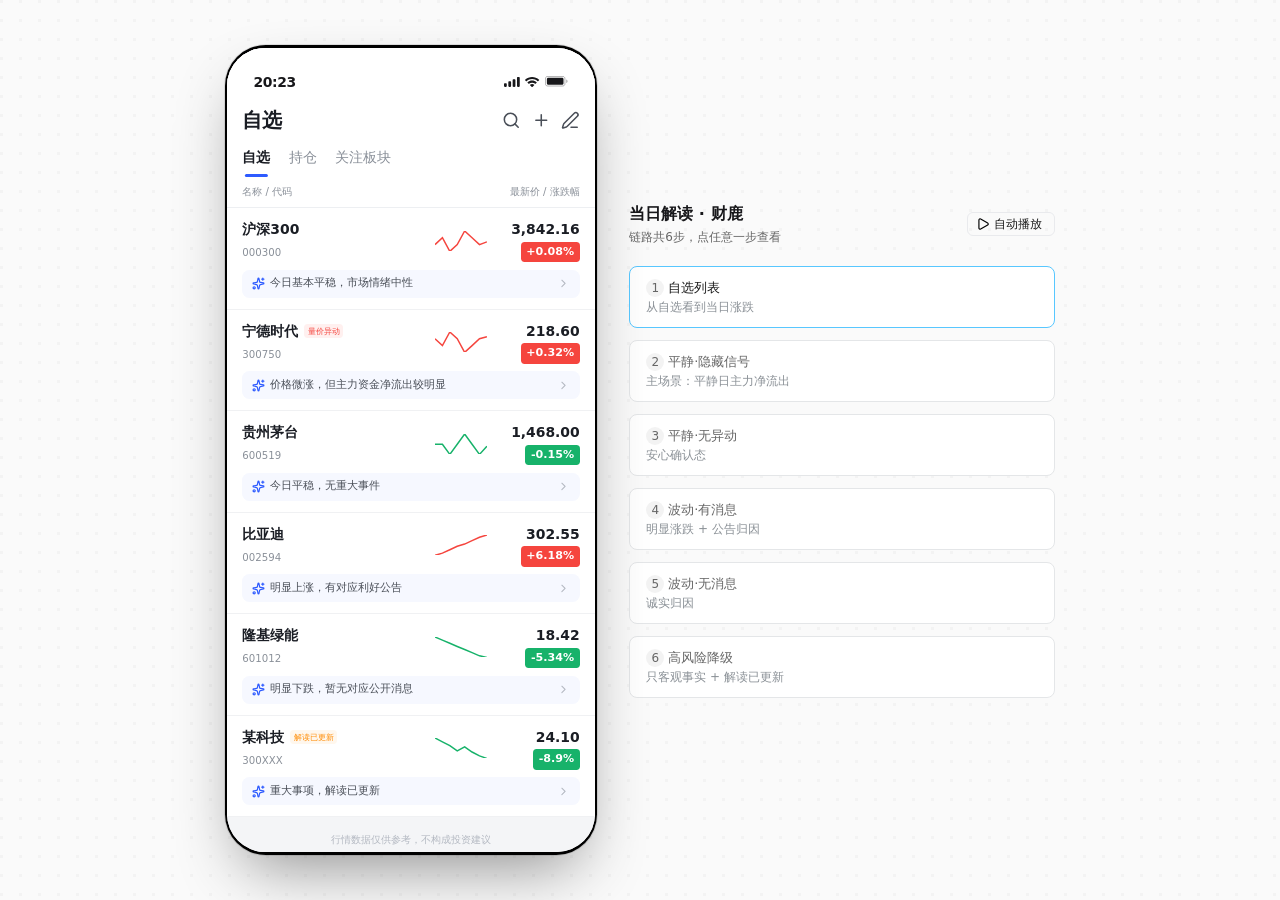
<file: demo/index.html>
<!DOCTYPE html>
<!--
[IMPORTANT] This HTML is generated by @byted/flux-d2c-agent.
DO NOT modify this file directly.
If you need to update the prototype, you MUST invoke prototype generation task
to trigger @byted/flux-d2c-agent to regenerate, rather than editing the code manually.
-->
<html lang="en" data-theme="light">
<head>
  <meta charset="UTF-8">
  <meta name="viewport" content="width=device-width, initial-scale=1.0">
  <meta name="color-scheme" content="light">
  <title>Preview</title>
  <style>html,body,#root{width:100%;height:100%;margin:0}</style>
  <script>
    (function(win,export_obj){win['LogAnalyticsObject']=export_obj;if(!win[export_obj]){function _collect(){_collect.q.push(arguments)}_collect.q=_collect.q||[];win[export_obj]=_collect}win[export_obj].l=+new Date()})(window,'collectEvent');
  </script>
  <script async src="https://lf-static.applogcdn.com/obj/applog-sdk-static/log-sdk/collect/5/collect.js"></script>
  <script>
    window.collectEvent('init',{app_id:1006950,channel:'cn',log:true,autotrack:{custom:'tea'}});

    function parseJwt(token) {
      const base64Url = token.split('.')[1];
      const base64 = base64Url.replace(/-/g, '+').replace(/_/g, '/');
      const json = decodeURIComponent(
        atob(base64)
          .split('')
          .map(c => '%' + ('00' + c.charCodeAt(0).toString(16)).slice(-2))
          .join('')
      );
      return JSON.parse(json);
    }

    const cloudJwt = window.localStorage.getItem('__cloud_jwt');
    const username = cloudJwt ? parseJwt(cloudJwt).username : undefined;

    window.collectEvent('config', {
      user_unique_id: username,
      app_version: 'flux-d2c',
      userid: 'huguanyu',
    });

    window.collectEvent('start');
  </script>
  <script>
(function () {
  var ctx = { embedded: false, hostBody: null, parentHost: '' };
  try {
    var fe = window.frameElement;
    if (fe && fe.classList.contains('html-box-preview-frame')) {
      ctx.embedded = true;
      ctx.hostBody = fe.ownerDocument.body;
      ctx.parentHost = fe.ownerDocument.location.host;
    }
  } catch (_) {}
  window.__d2cCtx = ctx;

  if (!ctx.embedded) return;

  // ── Viewport Fitting ──
  var DESIGN_W = 1280;
  var style = document.createElement('style');
  style.textContent =
    '@media (max-width: ' + (DESIGN_W - 0.02) + 'px) {' +
    '  body { height: 100vh !important; overflow: hidden !important; background: transparent }' +
    '  #root#root { width: ' + DESIGN_W + 'px !important; height: calc(100vh / var(--fit-scale, 1)) !important; transform: scale(var(--fit-scale, 1)) !important; transform-origin: 0 0 !important; }' +
    '  #root#root .h-screen { height: calc(100vh / var(--fit-scale, 1)) !important; }' +
    '}';
  document.head.appendChild(style);

  function update() {
    document.documentElement.style.setProperty('--fit-scale', String(window.innerWidth / DESIGN_W));
  }
  window.addEventListener('resize', update);
  update();
})();
  </script>
  <script type="module" crossorigin src="./assets/index-DZ_pHOEG.js"></script>
  <link rel="modulepreload" crossorigin href="./assets/rolldown-runtime-hePW80VL.js">
  <link rel="modulepreload" crossorigin href="./assets/vendor-BSkRMGw2.js">
  <link rel="stylesheet" crossorigin href="./assets/index-DkQeI4Ex.css">
</head>
<body arco-theme="light" theme-mode="light" agent_theme_mode="light">
  <div id="root"></div>
  
</body>
</html>
</file>
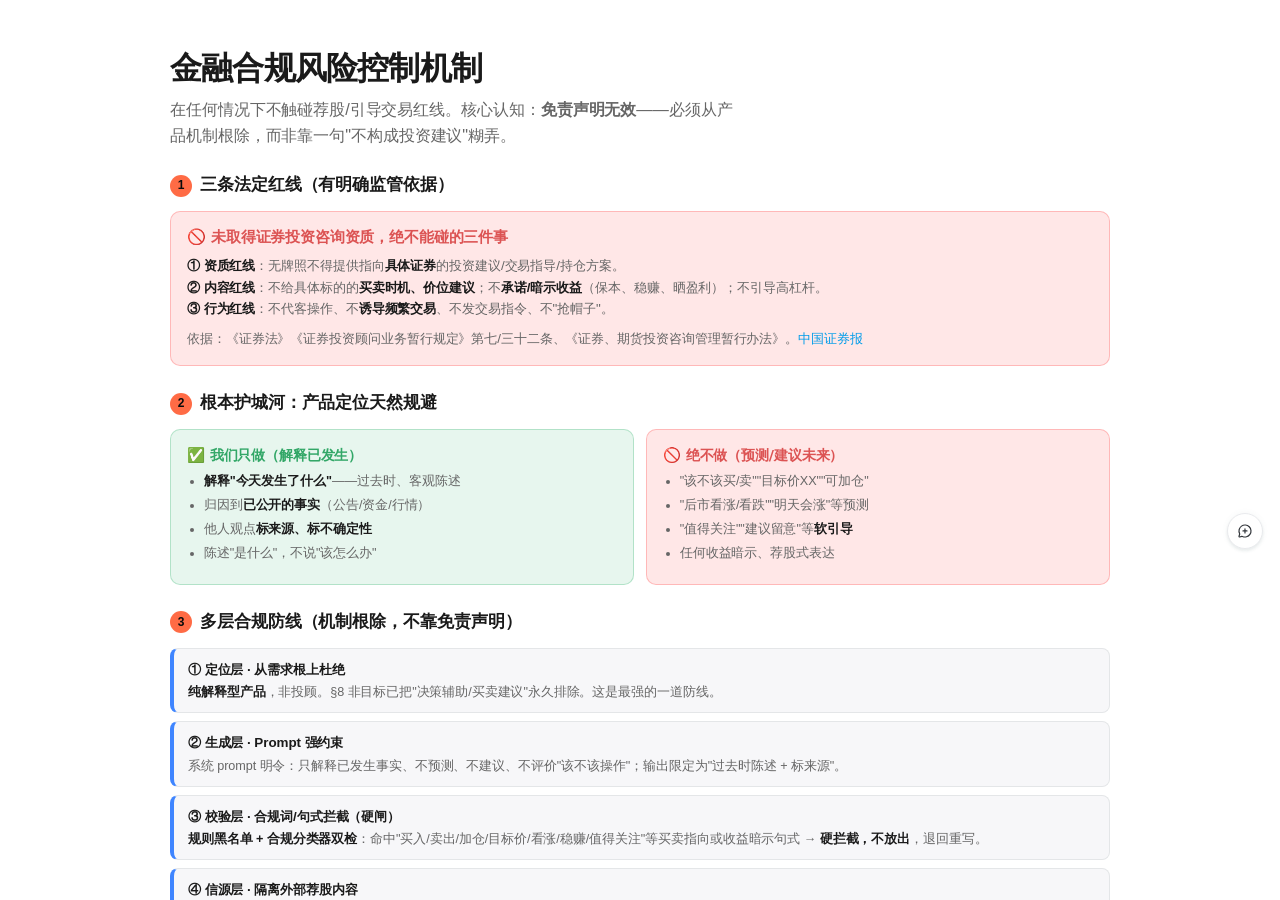
<file: canvas/compliance.html>
<!DOCTYPE html>
<html lang="zh-CN" data-theme="light">
<head>
  <meta charset="utf-8">
  <meta name="viewport" content="width=device-width, initial-scale=1">
  <title>Flux Brainstorming</title>
  <style>
    /* ─────────────────────────────────────────────────────────────
       Flux Design Token System
       基于 Flux 官方 Design Spec，使用 --f-* 前缀命名。
       默认 light 主题，通过 data-theme="dark" 切换深色模式。
       通过宿主 IframeBox 的 postMessage(ENV_UPDATE) 自动同步主题和语言。
       ───────────────────────────────────────────────────────────── */

    :root {
      /* ── 字体族 ── */
      --f-font-family-zh: 'PingFang SC', 'Noto Sans SC', 'Hiragino Sans GB', 'Helvetica Neue', Arial, sans-serif;
      --f-font-family-en: 'SF Pro Text', -apple-system, BlinkMacSystemFont, 'Segoe UI', sans-serif;
      --f-font-family-code: 'JetBrains Mono', 'SF Mono', 'Menlo', 'Consolas', monospace;
      --f-font-family-display: 'PingFang SC', 'Noto Sans SC', 'SF Pro Display', 'Inter', system-ui, sans-serif;

      --f-font-weight-regular: 400;
      --f-font-weight-medium: 500;
      --f-font-weight-semibold: 600;
      --f-font-weight-bold: 700;
      --f-font-weight-code: 450;

      /* ── 间距 ── */
      --f-spacer-0: 0px;
      --f-spacer-4: 4px;
      --f-spacer-6: 6px;
      --f-spacer-8: 8px;
      --f-spacer-12: 12px;
      --f-spacer-16: 16px;
      --f-spacer-24: 24px;
      --f-spacer-32: 32px;
      --f-spacer-40: 40px;

      /* ── 圆角 ── */
      --f-radius-2: 2px;
      --f-radius-4: 4px;
      --f-radius-6: 6px;
      --f-radius-8: 8px;
      --f-radius-10: 10px;
      --f-radius-full: 9999px;

      /* ── 动效 ── */
      --f-ease-out: cubic-bezier(0.22, 1, 0.36, 1);
      --f-ease-in-out: cubic-bezier(0.65, 0, 0.35, 1);
      --f-dur-fast: 120ms;
      --f-dur-base: 200ms;
      --f-dur-slow: 320ms;
    }

    /* ── Dark 主题（默认） ── */
    :root,
    [data-theme="dark"] {
      --f-bg-bg-base-default: #202328;
      --f-bg-bg-base-secondary: #141517;
      --f-bg-bg-base-tertiary: #212225;
      --f-bg-bg-overlay-l1: #e0e6f20a;
      --f-bg-bg-overlay-l2: #e0e6f20f;
      --f-bg-bg-overlay-l3: #e0e6f214;
      --f-bg-bg-overlay-l4: #e0e6f21f;
      --f-bg-bg-menu: #202123;
      --f-bg-bg-brand: #62cbff;
      --f-bg-bg-brand-hover: #34b3f2;
      --f-bg-bg-brand-sub: #1577f9;
      --f-bg-bg-invert: #dadde5;

      --f-text-text-default: #eeeeee;
      --f-text-text-secondary: #9599a6;
      --f-text-text-tertiary: #666b75;
      --f-text-text-disabled: #555a63;
      --f-text-text-brand: #25b6ff;
      --f-text-text-onbrand: #0c0c0d;

      --f-icon-icon-default: #dadce1;
      --f-icon-icon-secondary: #9599a6;
      --f-icon-icon-tertiary: #666b75;
      --f-icon-icon-brand: #25b6ff;

      --f-border-border-neutral-l1: #242428;
      --f-border-border-neutral-l2: #303135;
      --f-border-border-neutral-l3: #39393e;
      --f-border-border-brand: #25b6ff;
      --f-border-border-brand-sub: #1577f9;

      --f-accent-accent-teal: #2dd288;
      --f-accent-accent-coral: #ff9392;
      --f-accent-accent-amber: #dcb364;
      --f-accent-accent-cyan: #04cbe5;
      --f-accent-accent-blue: #7bb8ff;
      --f-accent-accent-magenta: #ec93ff;
      --f-accent-accent-violet: #bfa5ff;

      --f-status-success-default: #33c192;
      --f-status-alert-default: #e9b721;
      --f-status-warning-default: #f38612;
      --f-status-error-default: #f65a5a;
      --f-status-primary-default: #387bff;

      --f-tag-tag-blue-text: #68b1ee;
      --f-tag-tag-blue-bg: #6dbdff33;
      --f-tag-tag-blue-border: #6dbdff4d;
      --f-tag-tag-green-text: #61c490;
      --f-tag-tag-green-bg: #60dc9a33;
      --f-tag-tag-green-border: #60dc9a4d;
      --f-tag-tag-red-text: #f07676;
      --f-tag-tag-red-bg: #f7606029;
      --f-tag-tag-red-border: #f760604d;
      --f-tag-tag-purple-text: #a291f0;
      --f-tag-tag-purple-bg: #a48fff1f;
      --f-tag-tag-purple-border: #a48fff4d;

      --f-shadow-elevation-100:
        0 0.5px 0 0 rgba(255, 255, 255, 0.06) inset,
        0 0.5px 0 0 rgba(255, 255, 255, 0.06),
        0 2px 6px 0 rgba(0, 0, 0, 0.2);
      --f-shadow-elevation-200:
        0 0.5px 0 0 rgba(255, 255, 255, 0.06) inset,
        0 4px 8px 0 rgba(0, 0, 0, 0.3);
      --f-shadow-elevation-300:
        0 0.5px 0 0 rgba(255, 255, 255, 0.08) inset,
        0 6px 12px 0 rgba(0, 0, 0, 0.4);
    }

    /* ── Light 主题 ── */
    [data-theme="light"] {
      --f-bg-bg-base-default: #f7f7f9;
      --f-bg-bg-base-secondary: #ffffff;
      --f-bg-bg-base-tertiary: #ecedf1;
      --f-bg-bg-overlay-l1: #8888880f;
      --f-bg-bg-overlay-l2: #8888881a;
      --f-bg-bg-overlay-l3: #88888824;
      --f-bg-bg-overlay-l4: #88888833;
      --f-bg-bg-menu: #ffffff;
      --f-bg-bg-brand: #58c7ff;
      --f-bg-bg-brand-hover: #7dd4ff;
      --f-bg-bg-brand-sub: #4495ff;
      --f-bg-bg-invert: #36393d;

      --f-text-text-default: #1a1a1a;
      --f-text-text-secondary: #666666;
      --f-text-text-tertiary: #8a9096;
      --f-text-text-disabled: #b2b2b2;
      --f-text-text-brand: #009ce9;
      --f-text-text-onbrand: #090a0b;

      --f-icon-icon-default: #31353a;
      --f-icon-icon-secondary: #5b6066;
      --f-icon-icon-tertiary: #8a9096;
      --f-icon-icon-brand: #58c7ff;

      --f-border-border-neutral-l1: #e9eaed;
      --f-border-border-neutral-l2: #e4e6e8;
      --f-border-border-neutral-l3: #dfdfe0;
      --f-border-border-brand: #58c7ff;
      --f-border-border-brand-sub: #4495ff;

      --f-accent-accent-teal: #00b983;
      --f-accent-accent-coral: #ff6b45;
      --f-accent-accent-amber: #f2a90c;
      --f-accent-accent-cyan: #00b6f5;
      --f-accent-accent-blue: #3f85ff;
      --f-accent-accent-magenta: #f53cff;
      --f-accent-accent-violet: #9570ff;

      --f-status-success-default: #15a877;
      --f-status-alert-default: #fec700;
      --f-status-warning-default: #ff9b36;
      --f-status-error-default: #fa5246;
      --f-status-primary-default: #2f74ff;

      --f-tag-tag-blue-text: #4999e3;
      --f-tag-tag-blue-bg: #389efe1f;
      --f-tag-tag-blue-border: #389efe4d;
      --f-tag-tag-green-text: #32a767;
      --f-tag-tag-green-bg: #3ab6721f;
      --f-tag-tag-green-border: #3ab6724d;
      --f-tag-tag-red-text: #dc5353;
      --f-tag-tag-red-bg: #ff3e3e1f;
      --f-tag-tag-red-border: #ff3e3e47;
      --f-tag-tag-purple-text: #735ed3;
      --f-tag-tag-purple-bg: #8b71ff1f;
      --f-tag-tag-purple-border: #8b71ff3d;

      --f-shadow-elevation-100:
        0 0 6px 0 rgba(93, 113, 121, 0.06),
        0 2px 3px 0 rgba(93, 113, 121, 0.1);
      --f-shadow-elevation-200:
        0 2px 6px 0 rgba(93, 113, 121, 0.08),
        0 2px 12px 0 rgba(93, 113, 121, 0.14);
      --f-shadow-elevation-300:
        0 0 2px 0 rgba(93, 113, 121, 0.16),
        0 4px 12px 0 rgba(93, 113, 121, 0.12),
        0 6px 20px 0 rgba(174, 185, 189, 0.2);
    }

    /* ─────────────────────────────────────────────────────────────
       Semantic Aliases — 向后兼容 + fragment 作者快捷引用
       将 Flux 官方 token 映射为更简短的语义别名。
       fragment <style> 块中可使用这些别名覆盖。
       ───────────────────────────────────────────────────────────── */
    :root,
    [data-theme="dark"],
    [data-theme="light"] {
      --bg-app:          var(--f-bg-bg-base-secondary);
      --bg-surface:      var(--f-bg-bg-base-default);
      --bg-subtle:       var(--f-bg-bg-base-tertiary);
      --bg-muted:        var(--f-bg-bg-overlay-l2);
      --border:          var(--f-border-border-neutral-l2);
      --border-strong:   var(--f-border-border-neutral-l3);
      --text-primary:    var(--f-text-text-default);
      --text-secondary:  var(--f-text-text-secondary);
      --text-tertiary:   var(--f-text-text-tertiary);
      --accent:          var(--f-bg-bg-brand);
      --accent-soft:     var(--f-bg-bg-overlay-l3);
      --accent-strong:   var(--f-bg-bg-brand-hover);
      --success:         var(--f-status-success-default);
      --warning:         var(--f-status-warning-default);
      --error:           var(--f-status-error-default);
      --selected-bg:     var(--f-bg-bg-overlay-l3);
      --selected-border: var(--f-border-border-brand);
      --selected-ring:   rgba(37, 182, 255, 0.22);

      --font-display:    var(--f-font-family-display);
      --font-body:       var(--f-font-family-zh);
      --font-mono:       var(--f-font-family-code);

      --radius-xs:       var(--f-radius-6);
      --radius-sm:       var(--f-radius-8);
      --radius-md:       var(--f-radius-10);
      --radius-lg:       18px;
      --radius-xl:       24px;
      --radius-pill:     var(--f-radius-full);

      --shadow-1:        var(--f-shadow-elevation-100);
      --shadow-2:        var(--f-shadow-elevation-200);
      --shadow-3:        var(--f-shadow-elevation-300);
      --shadow-focus:    0 0 0 4px var(--selected-ring);

      --space-1: 0.25rem;
      --space-2: 0.5rem;
      --space-3: 0.75rem;
      --space-4: 1rem;
      --space-5: 1.5rem;
      --space-6: 2rem;
      --space-7: 3rem;
      --space-8: 4rem;

      --ease-out:        var(--f-ease-out);
      --ease-in-out:     var(--f-ease-in-out);
      --dur-fast:        var(--f-dur-fast);
      --dur-base:        var(--f-dur-base);
      --dur-slow:        var(--f-dur-slow);
    }

    /* ── Light 别名覆盖（selected-ring 需要跟随主题变化） ── */
    [data-theme="light"] {
      --selected-ring: rgba(0, 156, 233, 0.18);
    }

    /* ── 字体族切换：英文通过 lang 属性 ── */
    html[lang="en"],
    html[lang^="en-"] {
      --font-body: var(--f-font-family-en);
      --font-display: var(--f-font-family-en);
    }

    /* ─────────────────────────────────────────────────────────────
       Reset & base
       ───────────────────────────────────────────────────────────── */
    *, *::before, *::after { box-sizing: border-box; margin: 0; padding: 0; }
    html, body { height: 100%; overflow: hidden; }

    body {
      font-family: var(--font-body);
      background: var(--bg-app);
      color: var(--text-primary);
      display: flex;
      flex-direction: column;
      line-height: 1.6;
      font-size: 15px;
      letter-spacing: -0.005em;
      -webkit-font-smoothing: antialiased;
      -moz-osx-font-smoothing: grayscale;
      text-rendering: optimizeLegibility;
    }

    ::selection { background: var(--accent-soft); color: var(--accent-strong); }

    /* ─────────────────────────────────────────────────────────────
       Layout chrome (header / main / indicator)
       ───────────────────────────────────────────────────────────── */
    .header {
      background: var(--bg-surface);
      padding: var(--space-3) var(--space-6);
      display: flex;
      justify-content: space-between;
      align-items: center;
      border-bottom: 1px solid var(--border);
      flex-shrink: 0;
      backdrop-filter: saturate(1.2);
    }
    .header h1 {
      font-size: 0.85rem;
      font-weight: 600;
      color: var(--text-secondary);
      letter-spacing: 0.02em;
    }
    .header .status {
      font-size: 0.72rem;
      color: var(--success);
      display: flex;
      align-items: center;
      gap: 0.45rem;
      font-weight: 500;
    }
    .header .status::before {
      content: '';
      width: 7px; height: 7px;
      background: var(--success);
      border-radius: 50%;
      box-shadow: 0 0 0 3px rgba(51, 193, 146, 0.18);
    }

    .main { flex: 1; overflow-y: auto; scroll-behavior: smooth; }
    .main::-webkit-scrollbar { width: 10px; height: 10px; }
    .main::-webkit-scrollbar-track { background: transparent; }
    .main::-webkit-scrollbar-thumb {
      background: var(--border-strong);
      border-radius: var(--radius-pill);
      border: 2px solid var(--bg-app);
    }
    .main::-webkit-scrollbar-thumb:hover { background: var(--text-tertiary); }

    #claude-content {
      padding: var(--space-7) var(--space-6);
      min-height: 100%;
      max-width: 1080px;
      margin: 0 auto;
    }

    .content-section {
      display: none;
      animation: fadeInUp var(--dur-slow) var(--ease-out);
    }
    .content-section.active { display: block; }

    @keyframes fadeInUp {
      from { opacity: 0; transform: translateY(8px); }
      to   { opacity: 1; transform: translateY(0); }
    }

    .indicator-bar {
      background: var(--bg-surface);
      border-top: 1px solid var(--border);
      padding: var(--space-3) var(--space-6);
      flex-shrink: 0;
      text-align: center;
      display: flex;
      align-items: center;
      justify-content: center;
      gap: var(--space-4);
    }
    .indicator-bar span {
      font-size: 0.78rem;
      color: var(--text-secondary);
    }
    .indicator-bar .selected-text {
      color: var(--accent);
      font-weight: 600;
    }

    #nav-btn-up, #nav-btn-down {
      width: 28px; height: 28px;
      border: 1px solid var(--border);
      background: var(--bg-surface);
      color: var(--text-secondary);
      border-radius: var(--radius-sm);
      cursor: pointer;
      font-size: 14px;
      line-height: 1;
      transition: all var(--dur-fast) var(--ease-out);
    }
    #nav-btn-up:hover:not(:disabled),
    #nav-btn-down:hover:not(:disabled) {
      border-color: var(--accent);
      color: var(--accent);
      transform: translateY(-1px);
    }
    #nav-btn-up:disabled, #nav-btn-down:disabled { opacity: 0.35; cursor: not-allowed; }
    #nav-page-count {
      font-family: var(--font-mono);
      font-size: 0.72rem;
      color: var(--text-tertiary);
      min-width: 2.5rem;
    }

    /* ─────────────────────────────────────────────────────────────
       Typography
       ───────────────────────────────────────────────────────────── */
    h1, h2, h3, h4, h5 {
      font-family: var(--font-display);
      color: var(--text-primary);
      line-height: 1.25;
    }
    h2 {
      font-size: 2rem;
      font-weight: 700;
      letter-spacing: -0.02em;
      margin-bottom: var(--space-2);
    }
    h3 {
      font-size: 1.1rem;
      font-weight: 600;
      letter-spacing: -0.01em;
      margin-bottom: var(--space-1);
    }
    h4 {
      font-size: 0.95rem;
      font-weight: 600;
      margin-bottom: var(--space-2);
    }
    p { color: var(--text-primary); }

    .subtitle {
      color: var(--text-secondary);
      font-size: 1.02rem;
      margin-bottom: var(--space-6);
      max-width: 62ch;
    }

    .section { margin-bottom: var(--space-6); }
    .label {
      display: inline-block;
      font-size: 0.68rem;
      color: var(--text-secondary);
      text-transform: uppercase;
      letter-spacing: 0.08em;
      font-weight: 600;
      margin-bottom: var(--space-2);
      padding: 2px 8px;
      background: var(--bg-subtle);
      border-radius: var(--radius-xs);
    }

    code {
      font-family: var(--font-mono);
      font-size: 0.88em;
      background: var(--bg-subtle);
      padding: 0.15em 0.4em;
      border-radius: var(--radius-xs);
      color: var(--accent-strong);
    }
    pre {
      font-family: var(--font-mono);
      font-size: 0.85rem;
      background: var(--bg-subtle);
      border: 1px solid var(--border);
      border-radius: var(--radius-md);
      padding: var(--space-4);
      overflow-x: auto;
      margin-bottom: var(--space-4);
    }
    pre code { background: none; padding: 0; color: inherit; }

    /* ─────────────────────────────────────────────────────────────
       Options (A/B/C choice cards)
       ───────────────────────────────────────────────────────────── */
    .options {
      display: flex;
      flex-direction: column;
      gap: var(--space-3);
    }
    .option {
      position: relative;
      background: var(--bg-surface);
      border: 1px solid transparent;
      border-radius: var(--radius-md);
      padding: var(--space-4) var(--space-5);
      cursor: pointer;
      transition: border-color var(--dur-fast) var(--ease-out),
                  transform var(--dur-fast) var(--ease-out),
                  box-shadow var(--dur-base) var(--ease-out),
                  background var(--dur-fast) var(--ease-out);
      display: flex;
      align-items: flex-start;
      gap: var(--space-4);
    }
    .option:hover {
      border-color: var(--border-strong);
      transform: translateY(-1px);
      box-shadow: var(--shadow-2);
    }
    .option.selected {
      background: var(--selected-bg);
      border-color: var(--selected-border);
      box-shadow: var(--shadow-focus), var(--shadow-2);
    }
    .option .letter {
      background: var(--bg-muted);
      color: var(--text-secondary);
      width: 2rem; height: 2rem;
      border-radius: var(--radius-sm);
      display: flex; align-items: center; justify-content: center;
      font-family: var(--font-display);
      font-weight: 700;
      font-size: 0.9rem;
      flex-shrink: 0;
      transition: all var(--dur-base) var(--ease-out);
    }
    .option.selected .letter {
      background: var(--accent);
      color: var(--f-text-text-onbrand);
      transform: scale(1.05);
    }
    .option .content { flex: 1; min-width: 0; }
    .option .content h3 {
      font-size: 1rem;
      margin-bottom: var(--space-1);
    }
    .option .content p {
      color: var(--text-secondary);
      font-size: 0.9rem;
      margin: 0;
    }

    /* ─────────────────────────────────────────────────────────────
       Cards (visual design options)
       ───────────────────────────────────────────────────────────── */
    .cards {
      display: grid;
      grid-template-columns: repeat(auto-fit, minmax(280px, 1fr));
      gap: var(--space-5);
    }
    .card {
      background: var(--bg-surface);
      border: 1px solid transparent;
      border-radius: var(--radius-lg);
      overflow: hidden;
      cursor: pointer;
      transition: transform var(--dur-base) var(--ease-out),
                  box-shadow var(--dur-base) var(--ease-out),
                  border-color var(--dur-fast) var(--ease-out);
      display: flex;
      flex-direction: column;
    }
    .card:hover {
      border-color: var(--border-strong);
      transform: translateY(-3px);
      box-shadow: var(--shadow-3);
    }
    .card.selected {
      border-color: var(--selected-border);
      box-shadow: var(--shadow-focus), var(--shadow-3);
    }
    .card-image {
      background:
        linear-gradient(135deg, var(--bg-subtle) 0%, var(--bg-muted) 100%);
      aspect-ratio: 16 / 10;
      display: flex;
      align-items: center;
      justify-content: center;
      overflow: hidden;
      position: relative;
    }
    .card-body { padding: var(--space-5); }
    .card-body h3 { margin-bottom: var(--space-1); }
    .card-body p { color: var(--text-secondary); font-size: 0.9rem; }

    /* ─────────────────────────────────────────────────────────────
       Mockup containers
       ───────────────────────────────────────────────────────────── */
    .mockup {
      background: var(--bg-surface);
      border: 1px solid var(--border);
      border-radius: var(--radius-lg);
      overflow: hidden;
      margin-bottom: var(--space-5);
      box-shadow: var(--shadow-2);
    }
    .mockup-header {
      background: var(--bg-subtle);
      padding: var(--space-2) var(--space-4);
      font-size: 0.75rem;
      color: var(--text-secondary);
      border-bottom: 1px solid var(--border);
      font-weight: 500;
      display: flex;
      align-items: center;
      gap: var(--space-2);
    }
    .mockup-header::before {
      content: '';
      width: 8px; height: 8px;
      border-radius: 50%;
      background: var(--border-strong);
      box-shadow: 14px 0 0 var(--border-strong), 28px 0 0 var(--border-strong);
      margin-right: 28px;
    }
    .mockup-body { padding: var(--space-5); }

    .mobile-mockup {
      max-width: 375px;
      margin: 0 auto var(--space-5) auto;
      border: 10px solid var(--f-bg-bg-base-secondary);
      border-radius: 40px;
      overflow: hidden;
      background: var(--bg-surface);
      box-shadow: var(--shadow-3);
      position: relative;
    }
    .mobile-mockup::before {
      content: '';
      position: absolute;
      top: 10px; left: 50%;
      transform: translateX(-50%);
      width: 110px; height: 22px;
      background: var(--f-bg-bg-base-secondary);
      border-radius: 0 0 14px 14px;
      z-index: 2;
    }
    .mobile-mockup .mockup-header {
      background: var(--bg-subtle);
      padding: var(--space-4) var(--space-3) var(--space-2);
      text-align: center;
      font-size: 0.78rem;
      font-weight: 600;
      color: var(--text-primary);
      border-bottom: 1px solid var(--border);
    }
    .mobile-mockup .mockup-header::before { display: none; }
    .mobile-mockup .mockup-body {
      min-height: 600px;
      padding: var(--space-5);
      position: relative;
    }

    /* ─────────────────────────────────────────────────────────────
       Layout utilities
       ───────────────────────────────────────────────────────────── */
    .split {
      display: grid;
      grid-template-columns: 1fr 1fr;
      gap: var(--space-5);
    }
    @media (max-width: 800px) { .split { grid-template-columns: 1fr; } }

    .pros-cons {
      display: grid;
      grid-template-columns: 1fr 1fr;
      gap: var(--space-4);
      margin: var(--space-4) 0;
    }
    .pros, .cons {
      background: var(--bg-surface);
      border-radius: var(--radius-md);
      padding: var(--space-4);
    }
    .pros h4 {
      color: var(--success);
      font-size: 0.78rem;
      text-transform: uppercase;
      letter-spacing: 0.06em;
      margin-bottom: var(--space-3);
      display: flex;
      align-items: center;
      gap: var(--space-2);
    }
    .cons h4 {
      color: var(--error);
      font-size: 0.78rem;
      text-transform: uppercase;
      letter-spacing: 0.06em;
      margin-bottom: var(--space-3);
      display: flex;
      align-items: center;
      gap: var(--space-2);
    }
    .pros h4::before { content: '✓'; font-size: 1rem; }
    .cons h4::before { content: '✗'; font-size: 1rem; }
    .pros ul, .cons ul {
      margin-left: 1.1rem;
      font-size: 0.9rem;
      color: var(--text-secondary);
    }
    .pros li, .cons li { margin-bottom: var(--space-1); }

    /* ─────────────────────────────────────────────────────────────
       Generic elements
       ───────────────────────────────────────────────────────────── */
    table {
      width: 100%;
      border-collapse: collapse;
      margin-bottom: var(--space-5);
      font-size: 0.9rem;
      background: var(--bg-surface);
      border-radius: var(--radius-md);
      overflow: hidden;
    }
    th, td {
      border-bottom: 1px solid var(--border);
      padding: var(--space-3) var(--space-4);
      text-align: left;
    }
    tr:last-child td { border-bottom: none; }
    th {
      background: var(--bg-subtle);
      font-weight: 600;
      color: var(--text-secondary);
      font-size: 0.78rem;
      text-transform: uppercase;
      letter-spacing: 0.05em;
    }
    tr:hover td { background: var(--bg-subtle); }

    ul, ol { padding-left: 1.4rem; margin-bottom: var(--space-4); }
    li { margin-bottom: var(--space-1); }

    a {
      color: var(--f-text-text-brand);
      text-decoration: none;
      border-bottom: 1px solid transparent;
      transition: border-color var(--dur-fast);
    }
    a:hover { border-bottom-color: var(--f-text-text-brand); }

    hr {
      border: none;
      border-top: 1px solid var(--border);
      margin: var(--space-6) 0;
    }

    /* ─────────────────────────────────────────────────────────────
       Wireframe / placeholder
       ───────────────────────────────────────────────────────────── */
    .placeholder {
      background: linear-gradient(
        90deg,
        var(--bg-subtle) 0%,
        var(--bg-muted) 50%,
        var(--bg-subtle) 100%
      );
      background-size: 200% 100%;
      animation: shimmer 2s linear infinite;
      border-radius: var(--radius-md);
      padding: var(--space-6);
      text-align: center;
      color: var(--text-tertiary);
      font-size: 0.85rem;
    }
    @keyframes shimmer {
      0% { background-position: 200% 0; }
      100% { background-position: -200% 0; }
    }

    .mock-nav {
      background: linear-gradient(135deg, var(--accent) 0%, var(--accent-strong) 100%);
      color: var(--f-text-text-onbrand);
      padding: var(--space-3) var(--space-5);
      display: flex;
      gap: var(--space-5);
      font-size: 0.9rem;
      font-weight: 500;
      border-radius: var(--radius-sm) var(--radius-sm) 0 0;
    }
    .mock-sidebar {
      background: var(--bg-subtle);
      padding: var(--space-4);
      min-width: 200px;
      border-right: 1px solid var(--border);
      font-size: 0.88rem;
      color: var(--text-secondary);
    }
    .mock-content {
      padding: var(--space-5);
      flex: 1;
      min-width: 0;
    }
    .mock-button {
      background: var(--accent);
      color: var(--f-text-text-onbrand);
      border: none;
      padding: var(--space-2) var(--space-4);
      border-radius: var(--radius-sm);
      font-size: 0.88rem;
      font-weight: 500;
      cursor: pointer;
      transition: all var(--dur-fast) var(--ease-out);
      box-shadow: var(--shadow-1);
    }
    .mock-button:hover {
      background: var(--accent-strong);
      transform: translateY(-1px);
      box-shadow: var(--shadow-2);
    }
    .mock-input {
      background: var(--bg-surface);
      border: 1px solid var(--border);
      border-radius: var(--radius-sm);
      padding: var(--space-2) var(--space-3);
      width: 100%;
      font-family: inherit;
      font-size: 0.9rem;
      color: var(--text-primary);
      transition: border-color var(--dur-fast), box-shadow var(--dur-fast);
    }
    .mock-input:focus {
      outline: none;
      border-color: var(--f-border-border-brand);
      box-shadow: var(--shadow-focus);
    }

    /* ─────────────────────────────────────────────────────────────
       Flux Tag styles
       ───────────────────────────────────────────────────────────── */
    .flux-tag {
      display: inline-block;
      padding: 2px 8px;
      border-radius: var(--f-radius-4);
      font-size: 12px;
      line-height: 18px;
      border: 1px solid;
    }
    .flux-tag-blue { color: var(--f-tag-tag-blue-text); background: var(--f-tag-tag-blue-bg); border-color: var(--f-tag-tag-blue-border); }
    .flux-tag-green { color: var(--f-tag-tag-green-text); background: var(--f-tag-tag-green-bg); border-color: var(--f-tag-tag-green-border); }
    .flux-tag-red { color: var(--f-tag-tag-red-text); background: var(--f-tag-tag-red-bg); border-color: var(--f-tag-tag-red-border); }
    .flux-tag-purple { color: var(--f-tag-tag-purple-text); background: var(--f-tag-tag-purple-bg); border-color: var(--f-tag-tag-purple-border); }

    /* ─────────────────────────────────────────────────────────────
       Utility classes
       ───────────────────────────────────────────────────────────── */
    .badge {
      display: inline-flex;
      align-items: center;
      gap: 0.3rem;
      padding: 0.2rem 0.6rem;
      background: var(--accent-soft);
      color: var(--accent);
      border-radius: var(--radius-pill);
      font-size: 0.72rem;
      font-weight: 600;
      letter-spacing: 0.02em;
    }
    .stack-sm > * + * { margin-top: var(--space-2); }
    .stack-md > * + * { margin-top: var(--space-4); }
    .stack-lg > * + * { margin-top: var(--space-6); }
    .text-muted { color: var(--text-secondary); }
    .text-subtle { color: var(--text-tertiary); }
    .surface {
      background: var(--bg-surface);
      border-radius: var(--radius-md);
      padding: var(--space-5);
    }

    /* Reduce motion */
    @media (prefers-reduced-motion: reduce) {
      *, *::before, *::after {
        animation-duration: 0.01ms !important;
        transition-duration: 0.01ms !important;
      }
    }

    /* FROZEN — 协议见 visual-companion.md */
.mc-footer {
  position: fixed;
  left: 0;
  right: 0;
  bottom: 0;
  z-index: 1000;
  display: flex;
  align-items: center;
  justify-content: space-between;
  height: 48px;
  padding: 0 20px;
  background-color: var(--f-bg-bg-menu);
}

/* 覆盖 inline hidden 的隐藏方式，确保 display 与 flex 切换可控 */
.mc-footer[hidden] {
  display: none;
}

.mc-footer-info {
  display: flex;
  align-items: center;
  font-size: 14px;
  line-height: 22px;
  font-weight: var(--f-font-weight-regular);
  color: var(--f-text-text-secondary);
}

.mc-footer-count {
  color: var(--f-text-text-default);
  font-size: 16px;
  line-height: 24px;
  font-weight: var(--f-font-weight-semibold);
  margin: 0;
}

/* 计数区：组内数字与文案 4px，两组之间 12px（设计稿 node 340-18924） */
.mc-footer-default {
  display: inline-flex;
  align-items: center;
  gap: var(--f-spacer-12);
}
.mc-footer-stat,
.mc-footer-annos {
  display: inline-flex;
  align-items: center;
  gap: var(--f-spacer-4);
}
.mc-footer-annos[hidden] {
  display: none;
}
.mc-footer-anno-count {
  color: var(--f-text-text-default);
  font-size: 16px;
  line-height: 24px;
  font-weight: var(--f-font-weight-semibold);
  margin: 0;
}

/* 默认态 / 批注态 文案切换：默认只显示 default，批注态只显示 annotating */
.mc-footer-annotating {
  display: none;
}
body.mc-anno-active .mc-footer-default {
  display: none;
}
body.mc-anno-active .mc-footer-annotating[data-lang='zh'] {
  display: inline;
}
html[lang='en'] body.mc-anno-active .mc-footer-annotating[data-lang='zh'],
html[lang^='en-'] body.mc-anno-active .mc-footer-annotating[data-lang='zh'] {
  display: none;
}
html[lang='en'] body.mc-anno-active .mc-footer-annotating[data-lang='en'],
html[lang^='en-'] body.mc-anno-active .mc-footer-annotating[data-lang='en'] {
  display: inline;
}

.mc-footer-actions {
  position: relative;
  display: flex;
  align-items: center;
  gap: var(--f-spacer-8);
}

.mc-footer-submit-tip {
  position: absolute;
  right: 0;
  bottom: calc(100% + 8px);
  display: none;
  padding: 7px var(--f-spacer-8);
  border: 1px solid var(--f-border-border-neutral-l1);
  border-radius: var(--f-radius-8);
  background-color: var(--f-bg-bg-base-secondary);
  color: var(--f-text-text-default);
  box-shadow: var(--f-shadow-elevation-100);
  font-size: 12px;
  line-height: 18px;
  white-space: nowrap;
  pointer-events: none;
}
body.mc-anno-active .mc-footer-actions:hover .mc-footer-submit-tip,
body.mc-anno-active .mc-footer-actions:focus-within .mc-footer-submit-tip {
  display: block;
}

.mc-footer-submit {
  display: inline-flex;
  align-items: center;
  justify-content: center;
  gap: var(--f-spacer-4);
  height: 32px;
  padding: 0 var(--f-spacer-16);
  border: none;
  border-radius: 8px;
  background-color: var(--f-bg-bg-invert);
  color: var(--f-bg-bg-base-secondary);
  font-family: inherit;
  font-size: 14px;
  line-height: 1;
  font-weight: var(--f-font-weight-semibold);
  cursor: pointer;
  transition:
    background-color 0.15s ease,
    opacity 0.15s ease;
}

.mc-footer-submit:hover:not(:disabled) {
  opacity: 0.85;
}

.mc-footer-submit:active:not(:disabled) {
  opacity: 0.7;
}

.mc-footer-submit:disabled {
  opacity: 0.5;
  cursor: not-allowed;
}

.mc-footer-submit-arrow {
  display: inline-flex;
  align-items: center;
  font-size: 14px;
  line-height: 1;
}

body.has-mc-footer {
  padding-bottom: 48px;
}

[data-mc-toggle] {
  cursor: pointer;
  user-select: none;
}
[data-mc-toggle][aria-disabled='true'],
[data-mc-toggle][disabled] {
  cursor: not-allowed;
  opacity: 0.5;
}
[data-mc-toggle]:focus-visible {
  outline: 2px solid var(--f-border-border-brand);
  outline-offset: 2px;
}

.mc-footer [data-lang='en'] {
  display: none;
}
html[lang='en'] .mc-footer [data-lang='zh'],
html[lang^='en-'] .mc-footer [data-lang='zh'] {
  display: none;
}
html[lang='en'] .mc-footer [data-lang='en'],
html[lang^='en-'] .mc-footer [data-lang='en'] {
  display: inline;
}

/* ══════════════════════════════════════════════════════════════
   批注（Annotation）—— 见 visual-companion.md「批注模式」
   ══════════════════════════════════════════════════════════════ */

/* ── 右下角批注入口按钮（三态：默认 / 激活 / hover tooltip） ── */
.mc-anno-toggle {
  position: fixed;
  right: 17px;
  top: calc(50% + 63px); /* 与宿主分页器同轴，并保持设计稿标注的 12px 间距 */
  z-index: 1001;
  display: inline-flex;
  align-items: center;
  justify-content: center;
  width: 36px;
  height: 36px;
  box-sizing: border-box;
  padding: 2px;
  border: 1px solid var(--f-border-border-neutral-l1);
  border-radius: var(--f-radius-full);
  background-color: var(--f-bg-bg-base-secondary);
  color: var(--f-icon-icon-default);
  cursor: pointer;
  box-shadow: var(--f-shadow-elevation-100);
  transition:
    color var(--f-dur-fast) var(--f-ease-out),
    background-color var(--f-dur-fast) var(--f-ease-out),
    border-color var(--f-dur-fast) var(--f-ease-out);
}
.mc-anno-toggle[hidden] {
  display: none;
}
/* hover：overlay-l1 圆形底色，不带描边和阴影（设计稿 node 340-18284） */
.mc-anno-toggle:hover {
  background-color: var(--f-bg-bg-base-secondary);
  background-image: linear-gradient(
    var(--f-bg-bg-overlay-l1),
    var(--f-bg-bg-overlay-l1)
  );
  border-color: transparent;
  box-shadow: none;
}
/* 激活态：深色实心圆钮 + 反色图标（对齐设计稿 node 340-18441）。
   底色用 --f-bg-bg-invert，图标用 --f-bg-bg-base-secondary（与 invert 天然反色，
   亮/暗主题下均保证对比度）。 */
.mc-anno-toggle[aria-pressed='true'] {
  background-color: var(--f-bg-bg-invert);
  background-image: none;
  border-color: var(--f-bg-bg-invert);
  color: var(--f-bg-bg-base-secondary);
}
.mc-anno-toggle-icon {
  display: inline-flex;
  align-items: center;
  justify-content: center;
}
.mc-anno-toggle-icon svg {
  width: 16px;
  height: 16px;
}

/* 入口按钮左侧 tooltip（打开/关闭批注模式）——浅色（对齐设计稿 node 340-19418）：
   白底 + neutral-l1 描边 + text-default 深字 + radius-8 + 12/18 字 + 柔和阴影 */
.mc-anno-toggle-tip {
  position: absolute;
  right: calc(100% + 8px);
  top: 50%;
  transform: translateY(-50%);
  display: none;
  white-space: nowrap;
  padding: 7px var(--f-spacer-8);
  border-radius: var(--f-radius-8);
  background-color: var(--f-bg-bg-base-secondary);
  border: 1px solid var(--f-border-border-neutral-l1);
  color: var(--f-text-text-default);
  font-size: 12px;
  line-height: 18px;
  pointer-events: none;
  box-shadow: var(--f-shadow-elevation-100);
}
.mc-anno-toggle:hover .mc-anno-toggle-tip[data-lang='zh'] {
  display: inline-block;
}
/* tooltip 语言可见性（默认中文，英文环境切换） */
.mc-anno-toggle-tip[data-lang='en'] {
  display: none;
}
html[lang='en'] .mc-anno-toggle:hover .mc-anno-toggle-tip[data-lang='zh'],
html[lang^='en-'] .mc-anno-toggle:hover .mc-anno-toggle-tip[data-lang='zh'] {
  display: none;
}
html[lang='en'] .mc-anno-toggle:hover .mc-anno-toggle-tip[data-lang='en'],
html[lang^='en-'] .mc-anno-toggle:hover .mc-anno-toggle-tip[data-lang='en'] {
  display: inline-block;
}

/* ── 批注模式下的画布交互 ── */
/* 不可批注区域统一弱化，当前已选选项抬高到遮罩之上
   （设计稿 node 654-20188）。遮罩使用主题背景 token，同时适配明暗主题。 */
body.mc-anno-active::before {
  content: '';
  position: fixed;
  inset: 0;
  z-index: 900;
  background-color: var(--f-bg-bg-base-secondary);
  opacity: 0.5;
  pointer-events: none;
}
body.mc-anno-active #claude-content {
  pointer-events: none;
}
body.mc-anno-active .mc-anno-target {
  position: relative;
  z-index: 901;
  pointer-events: auto;
}

/* 自定义评论光标：完整复用设计稿 node 340-18345 导出的 SVG（含白色衬底与双层阴影）。
   ⚠️ CSS cursor 的 SVG data-uri 无法引用 --f-* 变量，图标颜色固定取设计稿中
   icon-default / icon-onaccent 的 light 色值；光标由系统层绘制，属 token 规则例外。 */
body.mc-anno-active .mc-anno-target {
  cursor:
    url('data:image/svg+xml;utf8,<svg xmlns="http://www.w3.org/2000/svg" width="39" height="39" viewBox="0 0 39 39" fill="none"><g filter="url(%23filter0_dd_340_18345)"><path d="M10.1584 23.5083C10.3054 23.8792 10.3381 24.2856 10.2524 24.6753L9.18736 27.9652C9.15305 28.1321 9.16192 28.3049 9.21314 28.4674C9.26436 28.6298 9.35622 28.7765 9.48003 28.8935C9.60383 29.0105 9.75547 29.0939 9.92056 29.1359C10.0857 29.1778 10.2587 29.1769 10.4234 29.1332L13.8364 28.1352C14.2041 28.0623 14.5849 28.0942 14.9354 28.2272C17.0707 29.2245 19.4897 29.4354 21.7655 28.823C24.0413 28.2105 26.0276 26.8139 27.374 24.8796C28.7205 22.9454 29.3405 20.5977 29.1246 18.2509C28.9088 15.904 27.871 13.7088 26.1944 12.0526C24.5178 10.3963 22.31 9.38542 19.9607 9.19828C17.6114 9.01114 15.2715 9.65976 13.3538 11.0297C11.4361 12.3997 10.0639 14.4029 9.47926 16.686C8.89462 18.969 9.13513 21.3852 10.1584 23.5083Z" fill="white"/><path d="M12.6276 10.0124C14.7849 8.47138 17.4174 7.74132 20.0602 7.95184C22.7031 8.16242 25.1868 9.30051 27.0729 11.1638C28.959 13.027 30.127 15.4963 30.3698 18.1364C30.6126 20.7765 29.9147 23.4175 28.4001 25.5934C26.8854 27.7695 24.6507 29.3409 22.0905 30.03C19.5565 30.712 16.8653 30.4847 14.4811 29.3923C14.3619 29.349 14.2341 29.3374 14.1091 29.3571L10.7741 30.3327C10.7641 30.3356 10.7539 30.3388 10.7438 30.3415C10.3735 30.4397 9.98429 30.4417 9.61296 30.3474C9.24165 30.253 8.90025 30.0655 8.62175 29.8024C8.34324 29.5392 8.13642 29.2089 8.02116 28.8434C7.90594 28.478 7.88541 28.0889 7.96257 27.7136L7.99773 27.5807L9.03679 24.3718C9.05911 24.2416 9.04775 24.1081 9.00163 23.9841C7.87731 21.6118 7.61661 18.9204 8.26823 16.3757C8.92598 13.8073 10.4703 11.5535 12.6276 10.0124Z" stroke="white" stroke-width="2.5" stroke-linecap="round" stroke-linejoin="round"/></g><path d="M10.1584 23.5083C10.3054 23.8792 10.3381 24.2856 10.2524 24.6753L9.18736 27.9652C9.15305 28.1321 9.16192 28.3049 9.21314 28.4674C9.26436 28.6298 9.35622 28.7765 9.48003 28.8935C9.60383 29.0105 9.75547 29.0939 9.92056 29.1359C10.0857 29.1778 10.2587 29.1769 10.4234 29.1332L13.8364 28.1352C14.2041 28.0623 14.5849 28.0942 14.9354 28.2272C17.0707 29.2245 19.4897 29.4354 21.7655 28.823C24.0413 28.2105 26.0276 26.8139 27.374 24.8796C28.7205 22.9454 29.3405 20.5977 29.1246 18.2509C28.9088 15.904 27.871 13.7088 26.1944 12.0526C24.5178 10.3963 22.31 9.38542 19.9607 9.19828C17.6114 9.01114 15.2715 9.65976 13.3538 11.0297C11.4361 12.3997 10.0639 14.4029 9.47926 16.686C8.89462 18.969 9.13513 21.3852 10.1584 23.5083Z" fill="white" stroke="%2331353A" stroke-width="2" stroke-linecap="round" stroke-linejoin="round"/><path d="M15.7858 19.1179H22.4525" stroke="%2331353A" stroke-width="2" stroke-linecap="round" stroke-linejoin="round"/><path d="M19.1178 15.7847V22.4514" stroke="%2331353A" stroke-width="2" stroke-linecap="round" stroke-linejoin="round"/><defs><filter id="filter0_dd_340_18345" x="4.76837e-06" y="2.00272e-05" width="38.3333" height="38.3333" filterUnits="userSpaceOnUse" color-interpolation-filters="sRGB"><feFlood flood-opacity="0" result="BackgroundImageFix"/><feColorMatrix in="SourceAlpha" type="matrix" values="0 0 0 0 0 0 0 0 0 0 0 0 0 0 0 0 0 0 127 0" result="hardAlpha"/><feOffset/><feGaussianBlur stdDeviation="3.33333"/><feComposite in2="hardAlpha" operator="out"/><feColorMatrix type="matrix" values="0 0 0 0 0.52549 0 0 0 0 0.541176 0 0 0 0 0.596078 0 0 0 0.08 0"/><feBlend mode="normal" in2="BackgroundImageFix" result="effect1_dropShadow_340_18345"/><feColorMatrix in="SourceAlpha" type="matrix" values="0 0 0 0 0 0 0 0 0 0 0 0 0 0 0 0 0 0 127 0" result="hardAlpha"/><feOffset dy="3.33333"/><feGaussianBlur stdDeviation="1.66667"/><feComposite in2="hardAlpha" operator="out"/><feColorMatrix type="matrix" values="0 0 0 0 0.525311 0 0 0 0 0.541465 0 0 0 0 0.595309 0 0 0 0.16 0"/><feBlend mode="normal" in2="effect1_dropShadow_340_18345" result="effect2_dropShadow_340_18345"/><feBlend mode="normal" in="SourceGraphic" in2="effect2_dropShadow_340_18345" result="shape"/></filter></defs></svg>')
      9 30,
    pointer;
}
/* 批注模式下：已带标记的 option 不再显示评论光标（仅标记可交互） */
body.mc-anno-active .mc-anno-has-marker {
  cursor: default;
}
/* 批注模式下的 hover 反馈：只高亮"当前会锚定的那个载体"（由 JS 打 .mc-anno-hover）。
   嵌套时内层载体优先，故仅内层亮、外层不亮，避免"内外层同时描边"的歧义。
   已带标记的载体不再提示。 */
body.mc-anno-active .mc-anno-hover:not(.mc-anno-has-marker) {
  outline: 2px dashed var(--f-border-border-brand);
  outline-offset: 2px;
  border-radius: var(--radius-sm);
}
/* 批注模式下未选项完全退出命中测试，仅保留当前选中项的批注交互 */
body.mc-anno-active .option:not(.selected),
body.mc-anno-active .card:not(.selected) {
  pointer-events: none;
  cursor: default;
}
/* 批注模式下抑制选项原有的 hover 位移 / 阴影反馈 */
body.mc-anno-active .option:hover,
body.mc-anno-active .card:hover {
  transform: none;
  box-shadow: none;
}

/* ── option 上的批注气泡标记 ── */
/* 承载标记的元素需建立定位上下文（.option 默认已 relative，.card 兜底）；
   .card 默认 overflow:hidden 会裁掉溢出的标记气泡，带标记时放开 */
.mc-anno-has-marker {
  position: relative;
}
.card.mc-anno-has-marker {
  overflow: visible;
}
.mc-anno-marker {
  position: absolute;
  top: -16px;
  right: 16px;
  z-index: 6;
  display: inline-flex;
  align-items: center;
  justify-content: center;
  width: 24px;
  height: 24px;
  border: none;
  border-radius: 0;
  background: transparent;
  color: var(--f-bg-bg-brand-sub);
  cursor: pointer;
  padding: 0;
  overflow: visible;
}
.mc-anno-marker.mc-anno-marker-positioned {
  right: auto;
  transform: translateY(-100%);
}
.mc-anno-marker svg {
  flex: none;
  width: 34px;
  height: 34px;
  overflow: visible;
}

/* hover 标记时的内容浮层（只读预览）。
   浮层挂在 body 上、按视口坐标定位（body 不滚动，滚动发生在 .main） */
.mc-anno-preview {
  position: fixed;
  z-index: 1002;
  max-width: 280px;
  padding: 8px 12px;
  border-radius: var(--f-radius-8);
  background-color: var(--f-bg-bg-menu);
  color: var(--f-text-text-default);
  font-size: 13px;
  line-height: 20px;
  box-shadow: var(--f-shadow-elevation-200);
  border: 1px solid var(--f-border-border-neutral-l2);
  white-space: pre-wrap;
  word-break: break-word;
  pointer-events: none;
}
.mc-anno-preview[hidden] {
  display: none;
}

/* ── 添加 / 编辑评论弹窗 ── */
.mc-anno-popover {
  position: fixed;
  z-index: 1003;
  display: flex;
  flex-direction: column;
  align-items: flex-start;
  gap: var(--f-spacer-16);
  width: 360px;
  max-width: calc(100vw - 16px);
  padding: 12px;
  border-radius: var(--f-radius-8);
  background-color: var(--f-bg-bg-base-secondary);
  border: 1px solid var(--f-border-border-neutral-l1);
  box-shadow: var(--f-shadow-elevation-300);
}
.mc-anno-popover[hidden] {
  display: none;
}
.mc-anno-popover-head {
  display: flex;
  align-items: center;
  justify-content: space-between;
  width: 100%;
  min-height: 24px;
}
.mc-anno-popover-title {
  font-size: 14px;
  line-height: 22px;
  font-weight: var(--f-font-weight-semibold);
  color: var(--f-text-text-default);
}
.mc-anno-popover-close {
  display: inline-flex;
  align-items: center;
  justify-content: center;
  width: 24px;
  height: 24px;
  border: none;
  border-radius: var(--f-radius-6);
  background: transparent;
  color: var(--f-icon-icon-secondary);
  cursor: pointer;
}
.mc-anno-popover-close svg {
  width: 16px;
  height: 16px;
}
.mc-anno-popover-close:hover {
  background-color: var(--f-bg-bg-overlay-l2);
  color: var(--f-icon-icon-default);
}
/* 多行输入：最多展示 7 行(20px 行高 * 7 = 140px)，超出内部滚动，
   内容区最大高度 340px（含 padding），需求约定 */
.mc-anno-popover-input {
  display: block;
  width: 100%;
  min-height: 68px;
  max-height: 340px;
  box-sizing: border-box;
  padding: 8px 12px;
  border: 1px solid var(--f-border-border-neutral-l1);
  border-radius: var(--f-radius-8);
  background-color: var(--f-bg-bg-overlay-l1);
  color: var(--f-text-text-default);
  font-family: inherit;
  font-size: 13px;
  line-height: 20px;
  resize: none;
  overflow-y: auto;
}
.mc-anno-popover-input::placeholder {
  color: var(--f-text-text-tertiary);
}
.mc-anno-popover-input:focus {
  outline: none;
  border-color: var(--f-border-border-neutral-l1);
}
.mc-anno-popover-input::selection {
  color: var(--f-text-text-default);
  background-color: var(--f-tag-tag-blue-bg);
}
.mc-anno-popover-actions {
  display: flex;
  align-items: center;
  justify-content: flex-end;
  gap: var(--f-spacer-8);
  width: 100%;
  height: 28px;
}
/* 编辑态删除按钮独占左侧，取消 / 确定按钮靠右（设计稿 node 340-19369） */
.mc-anno-popover-delete {
  display: none;
  align-items: center;
  height: 28px;
  margin-right: auto;
  padding: 0 8px;
  border: none;
  border-radius: var(--f-radius-6);
  background: transparent;
  color: var(--f-status-error-default);
  font-family: inherit;
  font-size: 13px;
  font-weight: var(--f-font-weight-medium);
  cursor: pointer;
}
.mc-anno-popover-delete:hover {
  background-color: var(--f-tag-tag-red-bg);
}
.mc-anno-popover.mc-anno-editing .mc-anno-popover-delete {
  display: inline-flex;
}
.mc-anno-btn {
  display: inline-flex;
  align-items: center;
  justify-content: center;
  height: 28px;
  padding: 0 8px;
  border-radius: var(--f-radius-6);
  font-family: inherit;
  font-size: 13px;
  font-weight: var(--f-font-weight-medium);
  cursor: pointer;
  border: none;
  transition:
    opacity var(--f-dur-fast) var(--f-ease-out),
    background-color var(--f-dur-fast) var(--f-ease-out);
}
.mc-anno-btn-cancel {
  background-color: var(--f-bg-bg-overlay-l2);
  color: var(--f-text-text-default);
}
.mc-anno-btn-cancel:hover {
  background-color: var(--f-bg-bg-overlay-l2);
}
.mc-anno-btn-primary {
  background-color: var(--f-bg-bg-invert);
  color: var(--f-bg-bg-base-secondary);
}
.mc-anno-btn-primary:hover:not(:disabled) {
  opacity: 0.85;
}
.mc-anno-btn-primary:disabled {
  opacity: 0.5;
  cursor: not-allowed;
}
.mc-anno-btn-danger {
  background-color: var(--f-status-error-default);
  color: var(--f-bg-bg-base-secondary);
}
.mc-anno-btn-danger:hover {
  opacity: 0.88;
}

/* ── 删除二次确认气泡 ── */
.mc-anno-confirm {
  position: fixed;
  z-index: 1004;
  display: flex;
  flex-direction: column;
  gap: var(--f-spacer-8);
  width: 204px;
  padding: 8px 12px;
  border-radius: 12px;
  background-color: var(--f-bg-bg-menu);
  border: 1px solid var(--f-border-border-neutral-l1);
  backdrop-filter: blur(6px);
  box-shadow: var(--f-shadow-elevation-100);
}
.mc-anno-confirm[hidden] {
  display: none;
}
.mc-anno-confirm-heading {
  display: flex;
  align-items: center;
  gap: 8px;
  min-height: 24px;
}
.mc-anno-confirm-icon {
  flex-shrink: 0;
  color: var(--f-status-error-default);
  display: inline-flex;
}
.mc-anno-confirm-title {
  font-size: 13px;
  line-height: 20px;
  font-weight: var(--f-font-weight-medium);
  color: var(--f-text-text-default);
}
.mc-anno-confirm-text {
  font-size: 12px;
  line-height: 18px;
  color: var(--f-text-text-secondary);
  white-space: nowrap;
}
html[lang='en'] .mc-anno-confirm-text,
html[lang^='en-'] .mc-anno-confirm-text {
  white-space: normal;
}
.mc-anno-confirm-actions {
  display: flex;
  align-items: center;
  justify-content: flex-end;
  gap: var(--f-spacer-8);
}
.mc-anno-confirm .mc-anno-btn {
  padding: 0 6px;
}

/* ── 操作成功轻提示（删除成功等） ── */
.mc-anno-toast {
  position: fixed;
  left: 50%;
  top: 24px;
  transform: translateX(-50%);
  z-index: 1005;
  padding: 8px 16px;
  border-radius: var(--f-radius-8);
  background-color: var(--f-bg-bg-invert);
  color: var(--f-bg-bg-base-secondary);
  font-size: 13px;
  line-height: 20px;
  box-shadow: var(--f-shadow-elevation-200);
  pointer-events: none;
  opacity: 0;
  transition: opacity var(--f-dur-base) var(--f-ease-out);
}
.mc-anno-toast.mc-anno-toast-show {
  opacity: 1;
}

  </style>
</head>
<body>
  <!-- mc-footer 协议文档：skills/flux-brainstorm/visual-companion.md -->

  <div class="main">
    <div id="claude-content">
<style>
  .cp { --ok: var(--f-accent-accent-teal); --ok-bg: var(--f-tag-tag-green-bg); --ok-bd: var(--f-tag-tag-green-border);
    --no: var(--f-accent-accent-coral); --no-bg: var(--f-tag-tag-red-bg); --no-bd: var(--f-tag-tag-red-border);
    --sys: var(--f-accent-accent-blue); --sys-bg: var(--f-tag-tag-blue-bg); --sys-bd: var(--f-tag-tag-blue-border);
    max-width: 940px; margin:0 auto; }
  h2 { font-size:2rem; font-weight:700; letter-spacing:-0.025em; }
  .subtitle { margin-bottom:var(--space-4); }
  .sec { font-size:1.05rem; font-weight:700; margin:var(--space-5) 0 var(--space-3); display:flex; align-items:center; gap:8px; }
  .sec .n { width:22px;height:22px;border-radius:50%;background:var(--no);color:var(--f-text-text-onbrand);font-size:0.75rem;font-weight:700;display:flex;align-items:center;justify-content:center; }

  .redline { background:var(--no-bg); border:1px solid var(--no-bd); border-radius:var(--radius-md); padding:var(--space-4); margin-bottom:var(--space-4); }
  .redline h3 { font-size:0.95rem; color:var(--f-tag-tag-red-text); margin-bottom:8px; }
  .redline p { font-size:0.84rem; color:var(--text-secondary); line-height:1.6; margin:0; }
  .redline b { color:var(--text-primary); }
  .cite { font-size:0.72rem; color:var(--text-tertiary); }
  .cite a { color:var(--f-text-text-brand); text-decoration:none; } .cite a:hover{text-decoration:underline;}

  .cmp { display:grid; grid-template-columns:1fr 1fr; gap:var(--space-3); }
  @media(max-width:640px){.cmp{grid-template-columns:1fr;}}
  .cc { border-radius:var(--radius-md); padding:var(--space-4); border:1px solid var(--border); }
  .cc.ok{ background:var(--ok-bg); border-color:var(--ok-bd);} .cc.no{ background:var(--no-bg); border-color:var(--no-bd);}
  .cc h3 { font-size:0.9rem; margin-bottom:8px; }
  .cc.ok h3{color:var(--f-tag-tag-green-text);} .cc.no h3{color:var(--f-tag-tag-red-text);}
  .cc ul{margin:0;padding-left:1.05rem;} .cc li{font-size:0.79rem;color:var(--text-secondary);line-height:1.5;margin-bottom:5px;}
  .cc li b{color:var(--text-primary);}

  .layers { display:flex; flex-direction:column; gap:8px; }
  .ly { background:var(--bg-surface); border:1px solid var(--border); border-left:4px solid var(--sys); border-radius:var(--radius-sm); padding:10px 14px; }
  .ly .lt { font-weight:700; font-size:0.84rem; color:var(--text-primary); margin-bottom:3px; }
  .ly .ld { font-size:0.79rem; color:var(--text-secondary); line-height:1.5; }
  .ly .ld b{color:var(--text-primary);}

  .key { background:linear-gradient(135deg,var(--bg-surface),var(--bg-subtle)); border:1px solid var(--border); border-left:4px solid var(--no); border-radius:var(--radius-md); padding:var(--space-4); margin-top:var(--space-5); }
  .key h3 { font-size:0.95rem; margin-bottom:8px; color:var(--f-tag-tag-red-text); }
  .key p { font-size:0.85rem; color:var(--text-secondary); line-height:1.6; margin:0; }
  .key b { color:var(--text-primary); }
</style>

<div class="cp">
<h2>金融合规风险控制机制</h2>
<p class="subtitle">在任何情况下不触碰荐股/引导交易红线。核心认知：<b>免责声明无效</b>——必须从产品机制根除，而非靠一句"不构成投资建议"糊弄。</p>

<div class="sec"><span class="n">1</span>三条法定红线（有明确监管依据）</div>
<div class="redline" data-annotatable data-anno-label="三条红线">
  <h3>🚫 未取得证券投资咨询资质，绝不能碰的三件事</h3>
  <p><b>① 资质红线</b>：无牌照不得提供指向<b>具体证券</b>的投资建议/交易指导/持仓方案。<br>
  <b>② 内容红线</b>：不给具体标的的<b>买卖时机、价位建议</b>；不<b>承诺/暗示收益</b>（保本、稳赚、晒盈利）；不引导高杠杆。<br>
  <b>③ 行为红线</b>：不代客操作、不<b>诱导频繁交易</b>、不发交易指令、不"抢帽子"。</p>
  <p class="cite" style="margin-top:8px;">依据：《证券法》《证券投资顾问业务暂行规定》第七/三十二条、《证券、期货投资咨询管理暂行办法》。<a href="https://jnzstatic.cs.com.cn/zzb/htmlInfo/af8439cf7458a74b787aef171458a062.html" target="_blank" rel="noopener">中国证券报</a></p>
</div>

<div class="sec"><span class="n">2</span>根本护城河：产品定位天然规避</div>
<div class="cmp">
  <div class="cc ok" data-annotatable data-anno-label="我们只做">
    <h3>✅ 我们只做（解释已发生）</h3>
    <ul>
      <li><b>解释"今天发生了什么"</b>——过去时、客观陈述</li>
      <li>归因到<b>已公开的事实</b>（公告/资金/行情）</li>
      <li>他人观点<b>标来源、标不确定性</b></li>
      <li>陈述"是什么"，不说"该怎么办"</li>
    </ul>
  </div>
  <div class="cc no" data-annotatable data-anno-label="绝不做">
    <h3>🚫 绝不做（预测/建议未来）</h3>
    <ul>
      <li>"该不该买/卖""目标价XX""可加仓"</li>
      <li>"后市看涨/看跌""明天会涨"等预测</li>
      <li>"值得关注""建议留意"等<b>软引导</b></li>
      <li>任何收益暗示、荐股式表达</li>
    </ul>
  </div>
</div>

<div class="sec"><span class="n">3</span>多层合规防线（机制根除，不靠免责声明）</div>
<div class="layers">
  <div class="ly" data-annotatable data-anno-label="定位层"><div class="lt">① 定位层 · 从需求根上杜绝</div><div class="ld"><b>纯解释型产品</b>，非投顾。§8 非目标已把"决策辅助/买卖建议"永久排除。这是最强的一道防线。</div></div>
  <div class="ly" data-annotatable data-anno-label="Prompt层"><div class="lt">② 生成层 · Prompt 强约束</div><div class="ld">系统 prompt 明令：只解释已发生事实、不预测、不建议、不评价"该不该操作"；输出限定为"过去时陈述 + 标来源"。</div></div>
  <div class="ly" data-annotatable data-anno-label="校验层"><div class="lt">③ 校验层 · 合规词/句式拦截（硬闸）</div><div class="ld"><b>规则黑名单 + 合规分类器双检</b>：命中"买入/卖出/加仓/目标价/看涨/稳赚/值得关注"等买卖指向或收益暗示句式 → <b>硬拦截，不放出</b>，退回重写。</div></div>
  <div class="ly" data-annotatable data-anno-label="信源层"><div class="lt">④ 信源层 · 隔离外部荐股内容</div><div class="ld">社区/搜索内容里若含他人荐股言论，<b>降级为"网友讨论"隔离展示、不进主归因</b>，且同样过合规校验，防止把站外违规言论搬运进来。</div></div>
  <div class="ly" data-annotatable data-anno-label="人审层"><div class="lt">⑤ 人审 + 用户举报 · 兜底</div><div class="ld">高风险人审含合规复核；用户举报"疑似荐股"即触发下线。错误回流为新黑名单。</div></div>
  <div class="ly" data-annotatable data-anno-label="展示层"><div class="lt">⑥ 展示层 · 风险提示（辅助，非免责挡箭牌）</div><div class="ld">常驻免责声明与风险提示，但<b>明确认知其只是辅助</b>——真正合规靠前 5 层，不靠这一句。</div></div>
</div>

<div class="key" data-annotatable data-anno-label="核心认知">
  <h3>⚠️ 最容易踩的坑：以为"加免责声明"就安全</h3>
  <p>监管已明确<b>免责声明属形式化免责，不影响违规定性</b>——只要内容本身有交易引导/收益暗示就违规。雪球大V金永荣标注"不推荐买卖"仍因抢帽子被罚没 8324 万。<br><b>结论：合规必须靠"内容本身不越界"（前 5 层机制），"实质重于形式"。</b>免责声明是必要但远不充分的最后一层。</p>
</div>
</div>
    </div>
  </div>

  <!-- FROZEN — 协议见 visual-companion.md -->
<footer id="mc-footer" class="mc-footer" hidden>
  <div class="mc-footer-info">
    <!-- 默认态：已选 N 项 / N 条批注 -->
    <span class="mc-footer-default">
      <span class="mc-footer-stat">
        <span data-lang="zh">已选：</span>
        <span data-lang="en">Selected:</span>
        <span id="mc-footer-count" class="mc-footer-count">0</span>
        <span data-lang="zh">个选项</span>
        <span data-lang="en">options</span>
      </span>
      <span id="mc-footer-annos" class="mc-footer-annos" hidden>
        <span class="mc-footer-anno-count">0</span>
        <span data-lang="zh">条批注</span>
        <span data-lang="en">annotations</span>
      </span>
    </span>
    <!-- 批注激活态：正在批注中 -->
    <span class="mc-footer-annotating" data-lang="zh">正在批注中</span>
    <span class="mc-footer-annotating" data-lang="en">Annotating</span>
  </div>
  <div class="mc-footer-actions">
    <div id="mc-footer-submit-tip" class="mc-footer-submit-tip" role="tooltip">
      <span data-lang="zh">需要退出评论模式才能继续操作</span>
      <span data-lang="en">Exit annotation mode to continue</span>
    </div>
    <button id="mc-footer-submit" type="button" class="mc-footer-submit">
      <span class="mc-footer-submit-arrow">→</span>
      <span class="mc-footer-submit-text" data-lang="zh">应用</span>
      <span class="mc-footer-submit-text" data-lang="en">Apply</span>
    </button>
  </div>
</footer>

<!-- 批注入口按钮（右下角，浮于画布之上），仅在存在可批注内容时出现 -->
<button
  id="mc-anno-toggle"
  type="button"
  class="mc-anno-toggle"
  hidden
  aria-pressed="false"
>
  <span class="mc-anno-toggle-tip" data-lang="zh"
    >打开批注模式</span
  >
  <span class="mc-anno-toggle-tip" data-lang="en"
    >Open annotation mode</span
  >
  <span class="mc-anno-toggle-icon" aria-hidden="true">
    <!-- Figma base/Chatbox-add（node 340-18286） -->
    <svg width="16" height="16" viewBox="0 0 16 16" fill="none">
      <path
        d="M2.59514 10.605C2.68336 10.8275 2.703 11.0713 2.65154 11.3051L2.01254 13.2791C1.99195 13.3792 1.99727 13.4829 2.028 13.5804C2.05873 13.6779 2.11385 13.7659 2.18814 13.8361C2.26242 13.9063 2.3534 13.9563 2.45246 13.9815C2.55151 14.0067 2.65535 14.0061 2.75414 13.9799L4.80193 13.3811C5.02256 13.3374 5.25105 13.3565 5.46133 13.4363C6.74256 14.0347 8.19395 14.1612 9.55942 13.7938C10.9249 13.4263 12.1167 12.5883 12.9245 11.4278C13.7324 10.2672 14.1044 8.85861 13.9749 7.4505C13.8454 6.0424 13.2227 4.72528 12.2168 3.73152C11.2108 2.73776 9.88615 2.13124 8.47656 2.01895C7.06697 1.90667 5.66301 2.29584 4.5124 3.11781C3.36178 3.93978 2.53845 5.14172 2.18767 6.51156C1.83689 7.88141 1.9812 9.33113 2.59514 10.605Z"
        stroke="currentColor"
        stroke-width="1.2"
        stroke-linecap="round"
        stroke-linejoin="round"
      />
      <path
        d="M5.97058 7.97052H9.97058"
        stroke="currentColor"
        stroke-width="1.2"
        stroke-linecap="round"
        stroke-linejoin="round"
      />
      <path
        d="M7.9707 5.97052V9.97052"
        stroke="currentColor"
        stroke-width="1.2"
        stroke-linecap="round"
        stroke-linejoin="round"
      />
    </svg>
  </span>
</button>

  <script>
    (function () {
      'use strict';
      var HOST_SOURCE = 'flux-host';
      var WHEEL_NAVIGATION_ENABLE = 'MIND_CANVAS_WHEEL_NAVIGATION_ENABLE';
      var WHEEL_EVENT = 'MIND_CANVAS_WHEEL';
      var wheelNavigationEnabled = false;

      function handleEnvUpdate(payload) {
        if (payload.theme) {
          document.documentElement.setAttribute('data-theme', payload.theme);
        }
        if (payload.lang) {
          document.documentElement.lang = payload.lang;
        }
      }

      window.sendToHost = function (type, payload, source) {
        window.parent.postMessage(
          {
            source: source || 'flux-iframe',
            type: type,
            payload: payload,
          },
          '*',
        );
      };

      window.addEventListener('message', function (e) {
        var msg = e.data;
        if (e.source !== window.parent || !msg || msg.source !== HOST_SOURCE) return;
        if (msg.type === 'ENV_UPDATE') {
          handleEnvUpdate(msg.payload);
          return;
        }
        if (msg.type === WHEEL_NAVIGATION_ENABLE) {
          wheelNavigationEnabled = Boolean(msg.payload && msg.payload.enabled);
        }
      });

      function canScrollInDirection(element, deltaY) {
        if (!element || element.scrollHeight <= element.clientHeight + 1) return false;
        if (deltaY < 0) return element.scrollTop > 1;
        return element.scrollTop + element.clientHeight < element.scrollHeight - 1;
      }

      function canNestedScrollerConsume(target, boundary, deltaY) {
        var current = target && target.nodeType === 1 ? target : null;
        while (current && current !== boundary) {
          var overflowY = window.getComputedStyle(current).overflowY;
          if (/^(auto|scroll|overlay)$/.test(overflowY) && canScrollInDirection(current, deltaY)) {
            return true;
          }
          current = current.parentElement;
        }
        return false;
      }

      window.addEventListener(
        'wheel',
        function (event) {
          if (
            !wheelNavigationEnabled ||
            event.defaultPrevented ||
            event.ctrlKey ||
            Math.abs(event.deltaX) > Math.abs(event.deltaY) ||
            event.deltaY === 0
          ) {
            return;
          }

          var main = document.querySelector('.main');
          if (
            canNestedScrollerConsume(event.target, main, event.deltaY) ||
            canScrollInDirection(main, event.deltaY)
          ) {
            return;
          }

          event.preventDefault();
          window.sendToHost(WHEEL_EVENT, {
            ctrlKey: event.ctrlKey,
            deltaMode: event.deltaMode,
            deltaX: event.deltaX,
            deltaY: event.deltaY,
          });
        },
        { passive: false },
      );

      window.sendToHost('REQUEST_ENV', null);
    })();
  </script>
  <script>
/* FROZEN — 协议见 visual-companion.md */
(function initMindCanvasFooter() {
  'use strict';

  var footer = document.getElementById('mc-footer');
  /* 纯静态页：AI 已删除 footer，跳过初始化 */
  if (!footer) return;

  var countEl = document.getElementById('mc-footer-count');
  var submitBtn = document.getElementById('mc-footer-submit');
  if (!countEl || !submitBtn) return;

  /* 批注相关 DOM（footer.html 中与 footer 同级注入，可能缺省则降级为纯选择） */
  var annoToggle = document.getElementById('mc-anno-toggle');
  var annosWrap = document.getElementById('mc-footer-annos');
  var annoCountEl = annosWrap
    ? annosWrap.querySelector('.mc-footer-anno-count')
    : null;

  /* 标记用户是否做出过任何操作（用于 footer 显隐门槛，避免 AI 预设值
     导致页面一加载就出现 footer） */
  var hasUserInteracted = false;

  /* 外部（宿主）下发的「继续/应用」按钮禁用态。
     宿主协议：
       host → iframe:
         { source: 'flux-host', type: 'MIND_CANVAS_FOOTER_STATE',
           payload: { disabled: boolean } } */
  var HOST_SOURCE = 'flux-host';
  var externallyDisabled = false;

  /* ── 批注状态（内存态，随 iframe 重载/翻页自然清空，不做持久化） ── */
  var annoMode = false; /* 是否处于批注激活态 */
  var annoSeq = 0; /* 自增 id */
  /* annotations: { id, target(Element), content, createdAt, updatedAt, edited } */
  var annotations = [];
  /* 当前 hover 高亮的载体（.mc-anno-hover），随鼠标移动切换 */
  var hoveredHost = null;

  /* ── 可批注载体选择器 ──
     两类载体：
       1) 选择题里"选中的"选项/卡片（footer 兜底，fragment 无需显式标记）
       2) 被显式标记 [data-annotatable] 的展示内容块（协议见 visual-companion.md）
     选项载体沿用「必须 selected」的既有语义；标记块无选中概念，不要求 selected。 */
  var OPTION_TARGET_SELECTOR =
    '.options[data-question] .option.selected, .cards[data-question] .card.selected';
  var OPTION_ANY_SELECTOR =
    '.options[data-question] .option, .cards[data-question] .card';
  var BLOCK_SELECTOR = '[data-annotatable]';

  /** 元素是否为「显式标记的可批注展示块」 */
  function isBlockTarget(el) {
    return Boolean(el && el.matches && el.matches(BLOCK_SELECTOR));
  }

  /** 元素自身是否是「合法的可批注载体」：
      - [data-annotatable] 展示块：直接合法（无选中概念）
      - 选择题（.options/.cards[data-question]）里的选项/卡片：仅"选中的"合法 */
  function isValidAnnotatableHost(el) {
    if (!el || !el.matches) return false;
    if (isBlockTarget(el)) return true;
    if (el.matches('.option, .card')) {
      var inQuestion = el.closest('.options[data-question], .cards[data-question]');
      return Boolean(inQuestion) && el.classList.contains('selected');
    }
    return false;
  }

  /** 从点击点向外逐层查找第一个"本身合法"的可批注载体。
      嵌套时内层合法载体优先命中；内层不合法（如未选中选项）则跳过、继续向外，
      最终回退到外层合法块，消除"点了没反应"的死区。找不到返回 null。 */
  function resolveAnnotatableHost(node) {
    var cur = node;
    while (cur && cur.nodeType === 1 && cur !== document.body) {
      if (isValidAnnotatableHost(cur)) return cur;
      cur = cur.parentElement;
    }
    return null;
  }

  /* ── 工具：i18n 文案 ── */
  function isEn() {
    var lang = document.documentElement.getAttribute('lang') || '';
    return lang === 'en' || lang.indexOf('en-') === 0;
  }
  function t(zh, en) {
    return isEn() ? en : zh;
  }

  /** 根据外部禁用态刷新 submit 按钮，独立于 400ms 点击防抖 */
  function applySubmitDisabled() {
    submitBtn.disabled = computeSubmitDisabled();
  }

  /** 「应用」禁用规则：外部禁用 / 批注模式中 / 无选中项且无批注 → 禁用 */
  function computeSubmitDisabled() {
    if (externallyDisabled) return true;
    if (annoMode) return true; /* 只有退出批注态才能应用 */
    var answered = countAnsweredQuestions();
    return answered === 0 && annotations.length === 0;
  }

  /** 标记用户已交互，并刷新 footer */
  function markInteracted() {
    hasUserInteracted = true;
    refresh();
  }

  /** 当前已被有效作答的「问题数」（不是控件数；多选选 N 个仍算 1 题） */
  function countAnsweredQuestions() {
    return gatherAnswers().length;
  }

  function refresh() {
    pruneAnnotationsForDeselectedTargets();
    var answered = countAnsweredQuestions();
    countEl.textContent = String(answered);

    /* 批注计数展示 */
    if (annosWrap && annoCountEl) {
      annoCountEl.textContent = String(annotations.length);
      annosWrap.hidden = annotations.length === 0;
    }

    /* footer 显隐门槛：有交互且（有作答 或 有批注 或 处于批注态） */
    var shouldShow =
      hasUserInteracted && (answered > 0 || annotations.length > 0 || annoMode);
    if (shouldShow) {
      footer.hidden = false;
      document.body.classList.add('has-mc-footer');
    } else {
      footer.hidden = true;
      document.body.classList.remove('has-mc-footer');
    }

    /* 批注入口按钮：仅当页面存在真实选择题（可批注载体）时出现 */
    if (annoToggle) {
      annoToggle.hidden = !hasAnnotatableOptions();
    }

    applySubmitDisabled();
  }

  /* click 事件：用户点击 .option / .card 才触发 footer 显示
     （helper.js 的 toggleSelect 已经负责切换 .selected 状态，这里只需感知交互）
     批注模式下选择被拦截（见下方 capture 监听），不会走到这里的选中逻辑 */
  document.addEventListener(
    'click',
    function (e) {
      if (annoMode) return;
      var target = e.target;
      if (!target || !target.closest) return;
      if (target.closest('.option, .card')) {
        /* 等到下一帧再 refresh，确保 toggleSelect 的 classList 改动已落到 DOM */
        setTimeout(markInteracted, 0);
      }
    },
    true,
  );

  /** 收集所有 .options[data-question] / .cards[data-question] 的有效作答 */
  function gatherAnswers() {
    var lines = [];
    var questions = document.querySelectorAll(
      '.options[data-question], .cards[data-question]',
    );
    for (var i = 0; i < questions.length; i++) {
      var q = questions[i];
      var qText = (q.getAttribute('data-question') || '').trim();
      if (!qText) continue;
      var values = [];
      var selected = q.querySelectorAll('.option.selected, .card.selected');
      for (var j = 0; j < selected.length; j++) {
        var el = selected[j];
        var label = optionLabel(el);
        var comments = annotationContentsForTarget(el);
        if (label && comments.length) {
          label += isEn()
            ? ' (Annotation: ' + comments.join('; ') + ')'
            : '（批注：' + comments.join('；') + '）';
        }
        if (label) values.push(label);
      }
      if (values.length) {
        lines.push(qText + ': ' + values.join('、'));
      }
    }
    return lines;
  }

  /** 取某个 .option / .card 的展示文案（优先 data-label，其次 h3，兜底 data-choice） */
  function optionLabel(el) {
    var label = (el.getAttribute('data-label') || '').trim();
    if (!label) {
      var h3 = el.querySelector('h3');
      if (h3 && h3.textContent) label = h3.textContent.trim();
    }
    if (!label) label = (el.getAttribute('data-choice') || '').trim();
    return label;
  }

  /** 取某个 [data-annotatable] 块的引用摘要：
      优先 data-anno-label，其次块内 h1-h4 标题，兜底块内文本截断。 */
  function blockLabel(el) {
    var label = (el.getAttribute('data-anno-label') || '').trim();
    if (!label) {
      var heading = el.querySelector('h1, h2, h3, h4');
      if (heading && heading.textContent) label = heading.textContent.trim();
    }
    if (!label) label = (el.textContent || '').trim();
    label = label.replace(/\s+/g, ' ');
    if (label.length > 40) label = label.slice(0, 40) + '…';
    return label;
  }

  /** 收集所有 [data-annotatable] 展示块上的批注（选项/卡片批注不在此收集，
      它们已跟随对应作答在 gatherAnswers 内输出）。
      返回形如「针对『<摘要>』：<评论>；<评论>」的文本行数组。 */
  function gatherBlockAnnotations() {
    var lines = [];
    var seen = [];
    for (var i = 0; i < annotations.length; i++) {
      var target = annotations[i].target;
      if (!isBlockTarget(target)) continue;
      if (seen.indexOf(target) !== -1) continue;
      seen.push(target);
      var comments = annotationContentsForTarget(target);
      if (!comments.length) continue;
      var summary = blockLabel(target);
      lines.push(
        isEn()
          ? 'On "' + summary + '": ' + comments.join('; ')
          : '针对『' + summary + '』：' + comments.join('；'),
      );
    }
    return lines;
  }

  /** 取指定选项的批注内容 */
  function annotationContentsForTarget(target) {
    var contents = [];
    for (var i = 0; i < annotations.length; i++) {
      if (annotations[i].target === target) {
        contents.push(annotations[i].content);
      }
    }
    return contents;
  }

  /* ══════════════════════════════════════════════════════════════
     批注：仅在存在批注 DOM 时启用（annoToggle 存在即启用）
     ══════════════════════════════════════════════════════════════ */
  if (annoToggle) {
    initAnnotation();
  }

  function initAnnotation() {
    annoToggle.addEventListener('click', function () {
      setAnnoMode(!annoMode);
    });

    /* 批注模式下：capture 阶段拦截 option/card 的选择点击（模式互斥），
       并在点击非标记的可批注区域时创建批注 */
    document.addEventListener(
      'click',
      function (e) {
        if (!annoMode) return;
        var target = e.target;
        if (!target || !target.closest) return;

        /* 点击已有标记：交给标记自身的 handler（不在此拦截创建） */
        if (target.closest('.mc-anno-marker')) return;
        /* 点击批注浮层内部（弹窗/确认/预览/入口按钮）：放行，不创建 */
        if (
          target.closest(
            '.mc-anno-popover, .mc-anno-confirm, .mc-anno-preview, .mc-anno-toggle',
          )
        ) {
          return;
        }

        /* 从点击点向外逐层查找"第一个本身合法的可批注载体"：
           - [data-annotatable] 展示块：直接合法（无选中概念）
           - 选择题里的 .option/.card：仅"当前选中的"合法
           嵌套场景下，内层合法载体（如选中的选项、内层标记块）优先于外层块被命中；
           内层不合法（如未选中的选项）则跳过、继续向外，最终回退到外层合法块，
           避免"点了没反应"的死区。 */
        var host = resolveAnnotatableHost(target);
        if (!host) return;

        /* 模式互斥：阻止选择态被切换 */
        e.preventDefault();
        e.stopPropagation();

        /* 已有标记的载体不再重复落点（hover 标记查看/编辑） */
        if (host.classList.contains('mc-anno-has-marker')) return;

        openCreatePopover(host, getAnnotationAnchor(host, e));
      },
      true,
    );

    /* hover 标记显示内容预览 */
    document.addEventListener('mouseover', function (e) {
      var marker =
        e.target && e.target.closest && e.target.closest('.mc-anno-marker');
      if (marker) {
        showPreview(marker);
      }
    });
    document.addEventListener('mouseout', function (e) {
      var marker =
        e.target && e.target.closest && e.target.closest('.mc-anno-marker');
      if (marker) hidePreview();
    });

    /* hover 高亮：只给"当前鼠标位置会锚定到的那个载体"打 .mc-anno-hover。
       复用 resolveAnnotatableHost（内层优先），因此嵌套时仅内层描边、外层不描边，
       消除"内外层同时高亮"的歧义。已带标记的载体不高亮（走 marker 交互）。 */
    document.addEventListener('mousemove', function (e) {
      if (!annoMode) return;
      var host = resolveAnnotatableHost(e.target);
      if (host && host.classList.contains('mc-anno-has-marker')) host = null;
      if (host === hoveredHost) return;
      if (hoveredHost) hoveredHost.classList.remove('mc-anno-hover');
      hoveredHost = host;
      if (hoveredHost) hoveredHost.classList.add('mc-anno-hover');
    });

    /* 滚动 / resize：刷新浮层位置（简单起见滚动时关闭临时浮层） */
    var main = document.querySelector('.main');
    if (main) {
      main.addEventListener('scroll', hideTransientLayers, true);
    }
    window.addEventListener('resize', hideTransientLayers);
  }

  /** 页面中是否存在可批注载体：标记块 或 选择题里的选项/卡片 */
  function hasAnnotatableOptions() {
    return Boolean(
      document.querySelector(BLOCK_SELECTOR + ', ' + OPTION_ANY_SELECTOR),
    );
  }

  function getAnnotatableTargets() {
    var candidates = document.querySelectorAll(
      BLOCK_SELECTOR + ', ' + OPTION_TARGET_SELECTOR,
    );
    var visibleTargets = [];
    for (var i = 0; i < candidates.length; i++) {
      if (candidates[i].getClientRects().length > 0) {
        visibleTargets.push(candidates[i]);
      }
    }
    return visibleTargets;
  }

  /** 进入批注模式时，仅在当前视口没有可批注项时定位到首项 */
  function scrollFirstAnnotatableTargetIntoView(targets) {
    if (!targets.length) return;
    var firstTarget = targets[0];
    window.requestAnimationFrame(function () {
      if (!annoMode || !firstTarget.isConnected) return;

      var main = document.querySelector('.main');
      var viewportRect = main
        ? main.getBoundingClientRect()
        : {
            top: 0,
            bottom: document.documentElement.clientHeight,
          };

      for (var i = 0; i < targets.length; i++) {
        var rect = targets[i].getBoundingClientRect();
        var isInViewport =
          rect.bottom > viewportRect.top &&
          rect.top < viewportRect.bottom;
        if (isInViewport) return;
      }

      firstTarget.scrollIntoView({
        behavior: 'smooth',
        block: 'center',
        inline: 'nearest',
      });
    });
  }

  /** 记录批注点击点相对 option/card 的比例，响应式缩放后仍保持同一位置 */
  function getAnnotationAnchor(target, event) {
    var rect = target.getBoundingClientRect();
    var clientX = event.clientX;
    var clientY = event.clientY;
    if (!rect.width || !rect.height || (clientX === 0 && clientY === 0)) {
      return { x: 0.5, y: 0.5 };
    }
    return {
      x: Math.max(0, Math.min(1, (clientX - rect.left) / rect.width)),
      y: Math.max(0, Math.min(1, (clientY - rect.top) / rect.height)),
    };
  }

  /** 进入 / 退出批注模式 */
  function setAnnoMode(next) {
    annoMode = next;
    annoToggle.setAttribute('aria-pressed', next ? 'true' : 'false');
    document.body.classList.toggle('mc-anno-active', next);

    /* 入口按钮 tooltip 文案：打开 ↔ 关闭 */
    var tips = annoToggle.querySelectorAll('.mc-anno-toggle-tip');
    for (var i = 0; i < tips.length; i++) {
      var tip = tips[i];
      var lang = tip.getAttribute('data-lang');
      if (lang === 'en') {
        tip.textContent = next
          ? 'Close annotation mode'
          : 'Open annotation mode';
      } else {
        tip.textContent = next
          ? '关闭批注模式'
          : '打开批注模式';
      }
    }

    /* 先清除旧 target，避免退出模式或选项变化后残留自定义光标 */
    var staleTargets = document.querySelectorAll('.mc-anno-target');
    for (var j = 0; j < staleTargets.length; j++) {
      staleTargets[j].classList.remove('mc-anno-target');
    }

    /* 重置 hover 高亮，避免切换模式后残留描边 */
    if (hoveredHost) {
      hoveredHost.classList.remove('mc-anno-hover');
      hoveredHost = null;
    }

    /* 批注态下仅给当前选中的 option 打 target 标记（驱动自定义光标） */
    var targets = getAnnotatableTargets();
    for (var k = 0; k < targets.length; k++) {
      if (next) targets[k].classList.add('mc-anno-target');
    }

    if (!next) {
      hideTransientLayers();
    }
    if (!hasUserInteracted && next) hasUserInteracted = true;
    refresh();
    if (next) scrollFirstAnnotatableTargetIntoView(targets);
  }

  /* ── 浮层：预览 / 弹窗 / 确认 / toast 单例 ── */
  var previewEl = null;
  var popoverEl = null;
  var confirmEl = null;
  var toastTimer = null;

  function hideTransientLayers() {
    hidePreview();
    closePopover();
    closeConfirm();
  }

  function showPreview(marker) {
    var id = marker.getAttribute('data-anno-id');
    var anno = findAnno(id);
    if (!anno) return;
    if (!previewEl) {
      previewEl = document.createElement('div');
      previewEl.className = 'mc-anno-preview';
      document.body.appendChild(previewEl);
    }
    /* 纯文本渲染，避免 XSS（内容为用户输入） */
    previewEl.textContent = anno.content;
    previewEl.hidden = false;
    positionNear(previewEl, marker);
  }
  function hidePreview() {
    if (previewEl) previewEl.hidden = true;
  }

  /** 将浮层定位在锚点元素附近（下方优先，超界则上方/左移，视口坐标） */
  function positionNear(layer, anchor) {
    var rect = anchor.getBoundingClientRect();
    /* 先显示以取得尺寸 */
    var lw = layer.offsetWidth;
    var lh = layer.offsetHeight;
    var gap = 8;
    var vw = document.documentElement.clientWidth;
    var vh = document.documentElement.clientHeight;

    var left = rect.left;
    var top = rect.bottom + gap;
    if (left + lw > vw - 8) left = vw - lw - 8;
    if (left < 8) left = 8;
    if (top + lh > vh - 8) {
      top = rect.top - lh - gap; /* 翻到上方 */
      if (top < 8) top = 8;
    }
    layer.style.left = left + 'px';
    layer.style.top = top + 'px';
  }

  /* ── 创建 / 编辑评论弹窗 ── */
  var popoverState = null; /* { mode:'create'|'edit', target, anno } */

  function buildPopover() {
    var el = document.createElement('div');
    el.className = 'mc-anno-popover';
    el.innerHTML =
      '<div class="mc-anno-popover-head">' +
      '<span class="mc-anno-popover-title"></span>' +
      '<button type="button" class="mc-anno-popover-close" aria-label="close">' +
      '<svg width="16" height="16" viewBox="0 0 16 16" fill="none" aria-hidden="true">' +
      '<path d="M4 4L12 12M12 4L4 12" stroke="currentColor" stroke-width="1.4" stroke-linecap="round"/>' +
      '</svg></button>' +
      '</div>' +
      '<textarea class="mc-anno-popover-input" rows="2"></textarea>' +
      '<div class="mc-anno-popover-actions">' +
      '<button type="button" class="mc-anno-popover-delete"></button>' +
      '<button type="button" class="mc-anno-btn mc-anno-btn-cancel"></button>' +
      '<button type="button" class="mc-anno-btn mc-anno-btn-primary"></button>' +
      '</div>';
    document.body.appendChild(el);

    el.querySelector('.mc-anno-popover-close').addEventListener(
      'click',
      closePopover,
    );
    el.querySelector('.mc-anno-btn-cancel').addEventListener(
      'click',
      closePopover,
    );
    el.querySelector('.mc-anno-btn-primary').addEventListener(
      'click',
      commitPopover,
    );
    el.querySelector('.mc-anno-popover-delete').addEventListener(
      'click',
      function () {
        if (popoverState && popoverState.anno) {
          openConfirm(popoverState.anno, el);
        }
      },
    );
    var input = el.querySelector('.mc-anno-popover-input');
    input.addEventListener('input', function () {
      autoGrow(input);
      syncPrimaryDisabled();
    });
    /* 输入框内点击不冒泡到 document 的关闭逻辑 */
    el.addEventListener('click', function (e) {
      e.stopPropagation();
    });
    return el;
  }

  /** 多行自动增高：最多 7 行(140px)，超出内部滚动 */
  function autoGrow(input) {
    input.style.height = 'auto';
    var max = 140;
    input.style.height = Math.min(input.scrollHeight, max) + 'px';
  }

  function syncPrimaryDisabled() {
    if (!popoverEl) return;
    var input = popoverEl.querySelector('.mc-anno-popover-input');
    var primary = popoverEl.querySelector('.mc-anno-btn-primary');
    primary.disabled = input.value.trim().length === 0;
  }

  function openCreatePopover(target, anchor) {
    closeConfirm();
    if (!popoverEl) popoverEl = buildPopover();
    popoverState = {
      mode: 'create',
      target: target,
      anchor: anchor,
      anno: null,
    };
    popoverEl.classList.remove('mc-anno-editing');
    popoverEl.querySelector('.mc-anno-popover-title').textContent = t(
      '添加评论',
      'Add comment',
    );
    popoverEl.querySelector('.mc-anno-btn-cancel').textContent = t(
      '取消',
      'Cancel',
    );
    popoverEl.querySelector('.mc-anno-btn-primary').textContent = t(
      '确定',
      'OK',
    );
    var input = popoverEl.querySelector('.mc-anno-popover-input');
    input.value = '';
    input.setAttribute('placeholder', t('请输入', 'Type here'));
    popoverEl.hidden = false;
    autoGrow(input);
    syncPrimaryDisabled();
    positionNear(popoverEl, target);
    input.focus();
  }

  function openEditPopover(marker) {
    closeConfirm();
    var anno = findAnno(marker.getAttribute('data-anno-id'));
    if (!anno) return;
    if (!popoverEl) popoverEl = buildPopover();
    popoverState = { mode: 'edit', target: anno.target, anno: anno };
    popoverEl.classList.add('mc-anno-editing');
    popoverEl.querySelector('.mc-anno-popover-title').textContent = t(
      '评论',
      'Comment',
    );
    popoverEl.querySelector('.mc-anno-popover-delete').textContent = t(
      '删除',
      'Delete',
    );
    popoverEl.querySelector('.mc-anno-btn-cancel').textContent = t(
      '取消',
      'Cancel',
    );
    popoverEl.querySelector('.mc-anno-btn-primary').textContent = t(
      '确定',
      'OK',
    );
    var input = popoverEl.querySelector('.mc-anno-popover-input');
    input.value = anno.content;
    input.setAttribute('placeholder', t('请输入', 'Type here'));
    popoverEl.hidden = false;
    autoGrow(input);
    syncPrimaryDisabled();
    positionNear(popoverEl, marker);
    input.focus();
  }

  function commitPopover() {
    if (!popoverEl || !popoverState) return;
    var input = popoverEl.querySelector('.mc-anno-popover-input');
    var text = input.value.trim();
    if (!text) return; /* 空内容不允许提交 */

    if (popoverState.mode === 'create') {
      createAnnotation(popoverState.target, text, popoverState.anchor);
    } else if (popoverState.anno) {
      popoverState.anno.content = text;
      popoverState.anno.updatedAt = injectedNow();
      popoverState.anno.edited = true;
    }
    closePopover();
    refresh();
  }

  function closePopover() {
    if (popoverEl) popoverEl.hidden = true;
    popoverState = null;
  }

  /* ── 删除二次确认 ── */
  var confirmState = null; /* { anno, returnTo } */

  function buildConfirm() {
    var el = document.createElement('div');
    el.className = 'mc-anno-confirm';
    el.innerHTML =
      '<div class="mc-anno-confirm-heading">' +
      '<span class="mc-anno-confirm-icon">' +
      '<svg width="18" height="18" viewBox="0 0 18 18" fill="none" aria-hidden="true">' +
      '<circle cx="9" cy="9" r="8" fill="currentColor"/>' +
      '<path d="M9 4.75V10" stroke="var(--f-bg-bg-base-secondary)" stroke-width="1.5" stroke-linecap="round"/>' +
      '<circle cx="9" cy="12.75" r="0.9" fill="var(--f-bg-bg-base-secondary)"/></svg>' +
      '</span>' +
      '<span class="mc-anno-confirm-title"></span>' +
      '</div>' +
      '<div class="mc-anno-confirm-text"></div>' +
      '<div class="mc-anno-confirm-actions">' +
      '<button type="button" class="mc-anno-btn mc-anno-btn-cancel"></button>' +
      '<button type="button" class="mc-anno-btn mc-anno-btn-danger"></button>' +
      '</div>';
    document.body.appendChild(el);
    el.querySelector('.mc-anno-btn-cancel').addEventListener(
      'click',
      closeConfirm,
    );
    el.querySelector('.mc-anno-btn-danger').addEventListener(
      'click',
      function () {
        if (confirmState && confirmState.anno) {
          removeAnnotation(confirmState.anno);
          closeConfirm();
          closePopover();
          showToast(t('删除成功', 'Deleted'));
          refresh();
        }
      },
    );
    el.addEventListener('click', function (e) {
      e.stopPropagation();
    });
    return el;
  }

  function openConfirm(anno, anchor) {
    if (!confirmEl) confirmEl = buildConfirm();
    confirmState = { anno: anno };
    confirmEl.querySelector('.mc-anno-confirm-title').textContent = t(
      '删除评论',
      'Delete comment',
    );
    confirmEl.querySelector('.mc-anno-confirm-text').textContent = t(
      '删除后不可恢复，请确认是否删除',
      'This cannot be undone. Delete this annotation?',
    );
    confirmEl.querySelector('.mc-anno-btn-cancel').textContent = t(
      '取消',
      'Cancel',
    );
    confirmEl.querySelector('.mc-anno-btn-danger').textContent = t(
      '删除',
      'Delete',
    );
    confirmEl.hidden = false;
    positionNear(confirmEl, anchor || document.body);
  }

  function closeConfirm() {
    if (confirmEl) confirmEl.hidden = true;
    confirmState = null;
  }

  /* ── 成功轻提示 ── */
  var toastEl = null;
  function showToast(text) {
    if (!toastEl) {
      toastEl = document.createElement('div');
      toastEl.className = 'mc-anno-toast';
      document.body.appendChild(toastEl);
    }
    toastEl.textContent = text;
    /* 强制 reflow 后加类，保证过渡生效 */
    toastEl.classList.remove('mc-anno-toast-show');
    void toastEl.offsetWidth;
    toastEl.classList.add('mc-anno-toast-show');
    if (toastTimer) clearTimeout(toastTimer);
    toastTimer = setTimeout(function () {
      if (toastEl) toastEl.classList.remove('mc-anno-toast-show');
    }, 1600);
  }

  /* ── 批注数据 CRUD + 标记渲染 ── */
  function createAnnotation(target, content, anchor) {
    /* 载体合法性：标记块只需仍在 DOM；选项/卡片需仍处于 selected 态 */
    if (!target) return;
    if (!isBlockTarget(target) && !target.classList.contains('selected')) return;
    var id = 'anno-' + ++annoSeq;
    var anno = {
      id: id,
      target: target,
      anchor: anchor,
      content: content,
      createdAt: injectedNow(),
      updatedAt: injectedNow(),
      edited: false,
    };
    annotations.push(anno);
    renderMarker(anno);
  }

  /** 载体失效时清理其批注：
      - 标记块（[data-annotatable]）：仅在脱离 DOM 时清理（无选中概念）
      - 选项/卡片：脱离 DOM 或失去 selected 态时清理 */
  function pruneAnnotationsForDeselectedTargets() {
    for (var i = annotations.length - 1; i >= 0; i--) {
      var target = annotations[i].target;
      if (!target || !target.isConnected) {
        removeAnnotation(annotations[i]);
        continue;
      }
      if (!isBlockTarget(target) && !target.classList.contains('selected')) {
        removeAnnotation(annotations[i]);
      }
    }
  }

  function removeAnnotation(anno) {
    var idx = annotations.indexOf(anno);
    if (idx >= 0) annotations.splice(idx, 1);
    if (anno.target) {
      anno.target.classList.remove('mc-anno-has-marker');
      var marker = anno.target.querySelector(
        '.mc-anno-marker[data-anno-id="' + anno.id + '"]',
      );
      if (marker) marker.parentNode.removeChild(marker);
    }
  }

  function renderMarker(anno) {
    var target = anno.target;
    target.classList.add('mc-anno-has-marker');
    var marker = document.createElement('button');
    var shadowId = 'mc-anno-marker-shadow-' + anno.id;
    marker.type = 'button';
    marker.className = 'mc-anno-marker';
    marker.setAttribute('data-anno-id', anno.id);
    marker.setAttribute('aria-label', t('查看批注', 'View annotation'));
    if (anno.anchor) {
      marker.classList.add('mc-anno-marker-positioned');
      marker.style.left = anno.anchor.x * 100 + '%';
      marker.style.top = anno.anchor.y * 100 + '%';
    }
    marker.innerHTML =
      '<svg viewBox="0 0 34 34" fill="none" aria-hidden="true">' +
      '<g filter="url(#' +
      shadowId +
      ')">' +
      '<path d="M5.99002 22.01C6.16646 22.455 6.20575 22.9427 6.10282 23.4103L4.82482 27.3583C4.78364 27.5585 4.79429 27.7659 4.85575 27.9609C4.91721 28.1558 5.02745 28.3318 5.17602 28.4722C5.32458 28.6126 5.50655 28.7127 5.70466 28.7631C5.90276 28.8134 6.11045 28.8123 6.30802 28.7599L10.4036 27.5623C10.8449 27.4748 11.3018 27.513 11.7224 27.6727C14.2849 28.8694 17.1876 29.1225 19.9186 28.3876C22.6495 27.6526 25.0331 25.9767 26.6488 23.6556C28.2645 21.3345 29.0085 18.5173 28.7495 15.7011C28.4906 12.8848 27.2452 10.2506 25.2333 8.26309C23.2213 6.27558 20.572 5.06253 17.7529 4.83796C14.9337 4.61339 12.1258 5.39174 9.82454 7.03567C7.52331 8.67961 5.87665 11.0835 5.17509 13.8232C4.47352 16.5629 4.76214 19.4623 5.99002 22.01Z" fill="currentColor"/>' +
      '<path d="M10.2609 7.64575C12.4183 6.10474 15.0507 5.37468 17.6935 5.58521C20.3364 5.79578 22.8201 6.93388 24.7062 8.79712C26.5923 10.6604 27.7603 13.1297 28.0031 15.7698C28.2459 18.4098 27.548 21.0508 26.0334 23.2268C24.5187 25.4028 22.284 26.9743 19.7238 27.6633C17.1637 28.3523 14.4424 28.1151 12.0402 26.9934L11.9885 26.9719L11.7795 26.9006C11.2871 26.7522 10.7647 26.726 10.258 26.8264L10.1935 26.842L6.11346 28.0354C6.04017 28.0545 5.96327 28.055 5.88983 28.0364C5.81562 28.0175 5.74726 27.9796 5.69159 27.927C5.63596 27.8744 5.59454 27.8086 5.57147 27.7356C5.54994 27.6673 5.54675 27.5951 5.55878 27.5247L6.81659 23.6409C6.82395 23.6181 6.83 23.5949 6.83514 23.5715C6.97022 22.9579 6.91919 22.3178 6.68768 21.7336C6.68108 21.717 6.67301 21.7 6.66522 21.6838C5.51432 19.2956 5.24389 16.5773 5.90155 14.009C6.55929 11.4406 8.10357 9.18691 10.2609 7.64575Z" stroke="var(--f-bg-bg-base-secondary)" stroke-width="1.5" stroke-linecap="round" stroke-linejoin="round"/>' +
      '</g>' +
      '<defs><filter id="' +
      shadowId +
      '" x="0" y="0" width="33.6" height="33.6" filterUnits="userSpaceOnUse" color-interpolation-filters="sRGB">' +
      '<feFlood flood-opacity="0" result="BackgroundImageFix"/>' +
      '<feColorMatrix in="SourceAlpha" type="matrix" values="0 0 0 0 0 0 0 0 0 0 0 0 0 0 0 0 0 0 127 0" result="hardAlpha"/>' +
      '<feOffset/><feGaussianBlur stdDeviation="2.4"/><feComposite in2="hardAlpha" operator="out"/>' +
      '<feColorMatrix type="matrix" values="0 0 0 0 0.52549 0 0 0 0 0.541176 0 0 0 0 0.596078 0 0 0 0.08 0"/>' +
      '<feBlend mode="normal" in2="BackgroundImageFix" result="effect1"/>' +
      '<feColorMatrix in="SourceAlpha" type="matrix" values="0 0 0 0 0 0 0 0 0 0 0 0 0 0 0 0 0 0 127 0" result="hardAlpha"/>' +
      '<feOffset dy="2.4"/><feGaussianBlur stdDeviation="1.2"/><feComposite in2="hardAlpha" operator="out"/>' +
      '<feColorMatrix type="matrix" values="0 0 0 0 0.525311 0 0 0 0 0.541465 0 0 0 0 0.595309 0 0 0 0.16 0"/>' +
      '<feBlend mode="normal" in2="effect1" result="effect2"/><feBlend mode="normal" in="SourceGraphic" in2="effect2" result="shape"/>' +
      '</filter></defs>' +
      '</svg>';
    marker.addEventListener('click', function (e) {
      e.stopPropagation();
      e.preventDefault();
      hidePreview();
      openEditPopover(marker);
    });
    target.appendChild(marker);
  }

  function findAnno(id) {
    for (var i = 0; i < annotations.length; i++) {
      if (annotations[i].id === id) return annotations[i];
    }
    return null;
  }

  /** 时间戳（注入点，便于未来测试替换；此处用真实时间） */
  function injectedNow() {
    return Date.now();
  }

  /* ── 应用：打包选中项 + 批注，经 MIND_CANVAS_SELECTION_SUBMIT 上抛 ── */
  submitBtn.addEventListener('click', function () {
    if (computeSubmitDisabled()) return;

    var answers = gatherAnswers();
    var blockAnnos = gatherBlockAnnotations();
    var payload = buildApplyPayload(answers, blockAnnos);
    if (!payload) return; /* 无任何内容不上抛 */

    if (!externallyDisabled && typeof window.sendToHost === 'function') {
      /* 兜底：fragment 脱离 frame-template 直接预览时 sendToHost 可能未注入；
         不抛异常，保留按钮防抖以免用户连点 */
      try {
        window.sendToHost('MIND_CANVAS_SELECTION_SUBMIT', { data: payload });
      } catch (_) {
        /* 静默失败，宿主通信问题不应阻断 UI */
      }
    }
    submitBtn.disabled = true;
    setTimeout(function () {
      /* 防抖恢复时尊重当前禁用规则 */
      applySubmitDisabled();
    }, 400);
  });

  /** 当前画布页来源标识：取 iframe URL 的文件名（如 module-overview.html），
      供宿主 / AI 定位用户在评论哪一页。取不到时返回空串。 */
  function currentPageRef() {
    try {
      var path = window.location.pathname || '';
      var file = path.split('/').pop() || '';
      return decodeURIComponent(file);
    } catch (_) {
      return '';
    }
  }

  /** 拼装「应用」上抛文本：
      - 选项作答（批注跟随对应已选选项，沿用既有格式）
      - [data-annotatable] 展示块批注（独立分组）
      - 存在任一批注时附来源页，便于多页画布下 AI 定位 */
  function buildApplyPayload(answers, blockAnnos) {
    answers = answers || [];
    blockAnnos = blockAnnos || [];
    if (!answers.length && !blockAnnos.length) return '';

    var segments = [];
    if (answers.length) {
      segments.push(t('【已选选项】', '[Selected]') + '\n' + answers.join('\n'));
    }
    if (blockAnnos.length) {
      segments.push(t('【画布批注】', '[Annotations]') + '\n' + blockAnnos.join('\n'));
    }

    var body = segments.join('\n\n');
    var page = currentPageRef();
    if (page && blockAnnos.length) {
      body += '\n\n' + t('（来源画布页：', '(From canvas page: ') + page + '）';
    }
    return body;
  }

  /* 监听宿主下发的 footer 状态消息，实时切换「应用」按钮禁用态 */
  window.addEventListener('message', function (e) {
    var msg = e.data;
    if (!msg || msg.source !== HOST_SOURCE) return;
    if (msg.type === 'MIND_CANVAS_FOOTER_STATE') {
      var payload = msg.payload;
      externallyDisabled = Boolean(payload && payload.disabled);
      applySubmitDisabled();
    }
  });

  /* 点击浮层外部关闭临时浮层（弹窗/确认），但不误伤批注创建流程 */
  document.addEventListener('mousedown', function (e) {
    var target = e.target;
    if (!target || !target.closest) return;
    var inLayer = target.closest(
      '.mc-anno-popover, .mc-anno-confirm, .mc-anno-marker, .mc-anno-toggle, .option, .card, ' +
        BLOCK_SELECTOR,
    );
    if (!inLayer) {
      closePopover();
      closeConfirm();
    }
  });

  /* 初始化扫描：快速确认等场景会预先把推荐项渲染为 .selected，没有 click
     事件触发；若已存在「真实选择题（.options[data-question] / .cards[data-question]）
     内的预选」，视为已完成首次交互，直接展示 footer 让用户可一键继续。
     纯装饰用途的 .selected（容器无 data-question）不会触发。 */
  if (gatherAnswers().length > 0) {
    markInteracted();
  } else {
    /* 即使无预选，也要初始化一次批注入口按钮的显隐 */
    refresh();
  }
})();
</script>
<script>
(function() {
  var WS_URL = 'ws://' + window.location.host + '/ws';
  var ws = null;
  var eventQueue = [];
  var _current = 0;

  /* ── Page navigation (individual pages, not continuous scroll) ── */

  function getSections() {
    return Array.from(document.querySelectorAll('.content-section'));
  }

  function show(index) {
    var sections = getSections();
    if (sections.length === 0) return;
    index = Math.max(0, Math.min(index, sections.length - 1));

    sections.forEach(function(s, i) {
      s.classList.toggle('active', i === index);
    });
    _current = index;

    var pageCount = document.getElementById('nav-page-count');
    var btnUp    = document.getElementById('nav-btn-up');
    var btnDown  = document.getElementById('nav-btn-down');
    if (pageCount) pageCount.textContent = (_current + 1) + '/' + sections.length;
    if (btnUp)    btnUp.disabled    = _current === 0;
    if (btnDown)  btnDown.disabled  = _current === sections.length - 1;

    try {
      sessionStorage.setItem('flux-page-index', String(_current));
      sessionStorage.setItem('flux-page-count', String(sections.length));
    } catch (_) {}
  }

  function initPageNav() {
    var sections = getSections();

    // Wire up the up/down buttons already in the HTML
    var btnUp   = document.getElementById('nav-btn-up');
    var btnDown = document.getElementById('nav-btn-down');
    if (btnUp)   btnUp.addEventListener('click',   function() { show(_current - 1); });
    if (btnDown) btnDown.addEventListener('click', function() { show(_current + 1); });

    // Decide which page to show: restore position, or jump to newest section
    var startIndex = 0;
    if (sections.length > 0) {
      try {
        var savedCount = parseInt(sessionStorage.getItem('flux-page-count') || '0', 10);
        var savedIndex = parseInt(sessionStorage.getItem('flux-page-index') || '0', 10);
        if (sections.length > savedCount) {
          // New section(s) added, or no prior state (e.g. app restart) — jump to the latest one
          startIndex = sections.length - 1;
        } else if (savedIndex < sections.length) {
          startIndex = savedIndex;
        }
      } catch (_) {}
      show(startIndex);
    }
  }

  /* ── WebSocket ────────────────────────────────────────────────── */

  function connect() {
    ws = new WebSocket(WS_URL);

    ws.onopen = function() {
      eventQueue.forEach(function(e) { ws.send(JSON.stringify(e)); });
      eventQueue = [];
    };

    ws.onmessage = function(msg) {
      try {
        var data = JSON.parse(msg.data);
        if (data.type === 'reload') {
          var path = window.location.pathname;
          var isLatest = path === '/latest' || path === '/';
          var isViewingFile = path === '/content/' + data.file;
          if (isLatest || isViewingFile) {
            window.location.reload();
          }
        }
      } catch (_) {}
    };

    ws.onclose = function() {
      setTimeout(connect, 1000);
    };
  }

  /* ── Click / select events ────────────────────────────────────── */

  function sendEvent(event) {
    event.timestamp = Date.now();
    if (ws && ws.readyState === WebSocket.OPEN) {
      ws.send(JSON.stringify(event));
    } else {
      eventQueue.push(event);
    }
  }

  document.addEventListener('click', function(e) {
    var target = e.target.closest('[data-choice]');
    if (!target) return;

    sendEvent({
      type: 'click',
      text: target.textContent.trim(),
      choice: target.dataset.choice,
      id: target.id || null
    });

    setTimeout(function() {
      var indicator = document.getElementById('indicator-text');
      if (!indicator) return;
      var container = target.closest('.options') || target.closest('.cards');
      var selected = container ? container.querySelectorAll('.selected') : [];
      if (selected.length === 0) {
        indicator.textContent = 'Click an option above, then return to the terminal';
      } else if (selected.length === 1) {
        var labelEl = selected[0].querySelector('h3, .content h3, .card-body h3');
        var label = (labelEl ? labelEl.textContent.trim() : null) || selected[0].dataset.choice;
        indicator.innerHTML = '<span class="selected-text">' + label + ' selected</span> — return to terminal to continue';
      } else {
        indicator.innerHTML = '<span class="selected-text">' + selected.length + ' selected</span> — return to terminal to continue';
      }
    }, 0);
  });

  window.selectedChoice = null;

  window.toggleSelect = function(el) {
    var container = el.closest('.options') || el.closest('.cards');
    var multi = container && container.dataset.multiselect !== undefined;
    if (container && !multi) {
      container.querySelectorAll('.option, .card').forEach(function(o) {
        o.classList.remove('selected');
        if (o !== el) o.classList.remove('recommended');
      });
    }
    if (multi) {
      el.classList.toggle('selected');
    } else {
      el.classList.add('selected');
    }
    window.selectedChoice = el.dataset.choice;
  };

  window.brainstorm = {
    send: sendEvent,
    choice: function(value, metadata) {
      sendEvent(Object.assign({ type: 'choice', value: value }, metadata || {}));
    }
  };

  /* ── Boot ─────────────────────────────────────────────────────── */

  if (document.readyState === 'loading') {
    document.addEventListener('DOMContentLoaded', initPageNav);
  } else {
    initPageNav();
  }

  connect();
})();
</script>
</body>
</html>
</file>
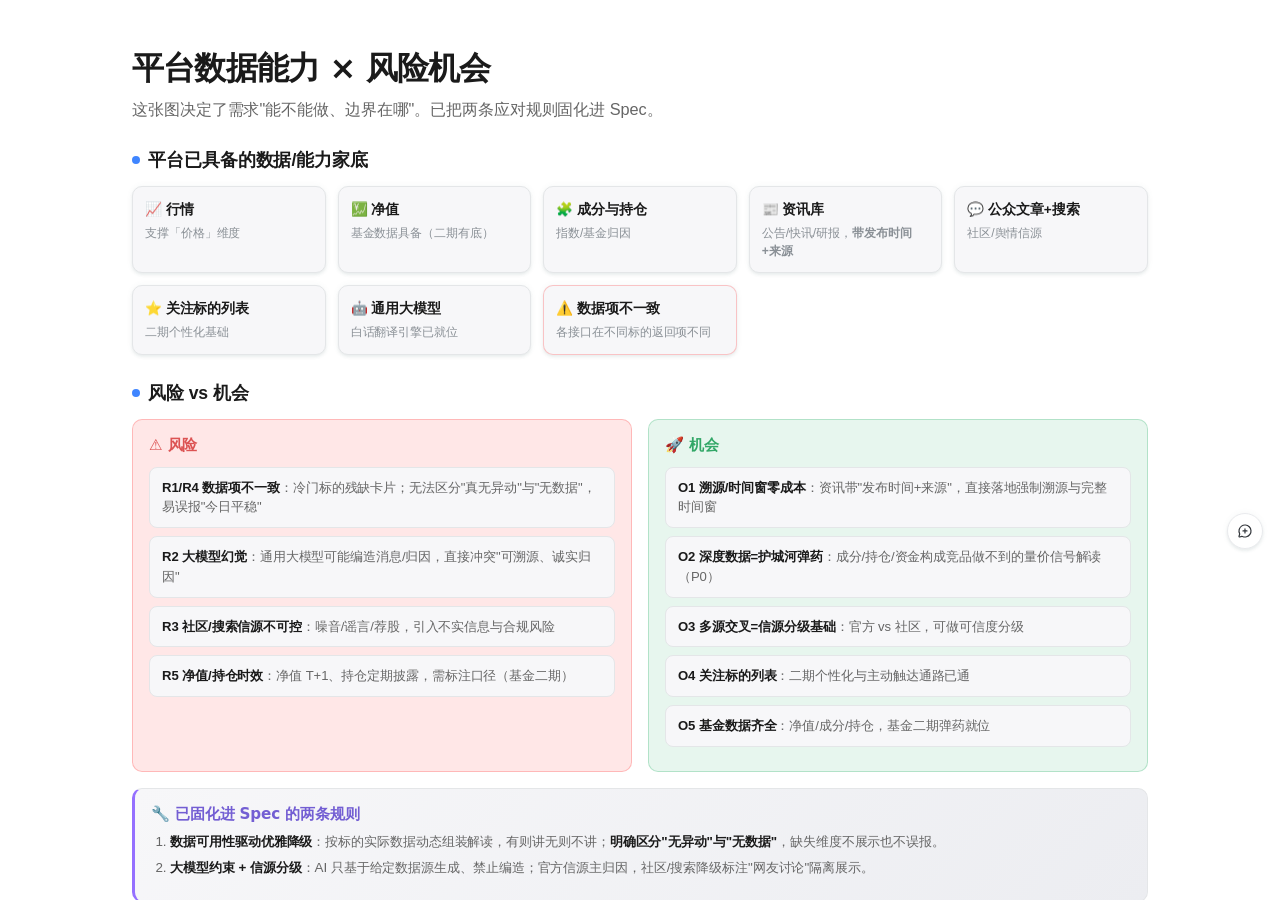
<file: canvas/data-capability.html>
<!DOCTYPE html>
<html lang="zh-CN" data-theme="light">
<head>
  <meta charset="utf-8">
  <meta name="viewport" content="width=device-width, initial-scale=1">
  <title>Flux Brainstorming</title>
  <style>
    /* ─────────────────────────────────────────────────────────────
       Flux Design Token System
       基于 Flux 官方 Design Spec，使用 --f-* 前缀命名。
       默认 light 主题，通过 data-theme="dark" 切换深色模式。
       通过宿主 IframeBox 的 postMessage(ENV_UPDATE) 自动同步主题和语言。
       ───────────────────────────────────────────────────────────── */

    :root {
      /* ── 字体族 ── */
      --f-font-family-zh: 'PingFang SC', 'Noto Sans SC', 'Hiragino Sans GB', 'Helvetica Neue', Arial, sans-serif;
      --f-font-family-en: 'SF Pro Text', -apple-system, BlinkMacSystemFont, 'Segoe UI', sans-serif;
      --f-font-family-code: 'JetBrains Mono', 'SF Mono', 'Menlo', 'Consolas', monospace;
      --f-font-family-display: 'PingFang SC', 'Noto Sans SC', 'SF Pro Display', 'Inter', system-ui, sans-serif;

      --f-font-weight-regular: 400;
      --f-font-weight-medium: 500;
      --f-font-weight-semibold: 600;
      --f-font-weight-bold: 700;
      --f-font-weight-code: 450;

      /* ── 间距 ── */
      --f-spacer-0: 0px;
      --f-spacer-4: 4px;
      --f-spacer-6: 6px;
      --f-spacer-8: 8px;
      --f-spacer-12: 12px;
      --f-spacer-16: 16px;
      --f-spacer-24: 24px;
      --f-spacer-32: 32px;
      --f-spacer-40: 40px;

      /* ── 圆角 ── */
      --f-radius-2: 2px;
      --f-radius-4: 4px;
      --f-radius-6: 6px;
      --f-radius-8: 8px;
      --f-radius-10: 10px;
      --f-radius-full: 9999px;

      /* ── 动效 ── */
      --f-ease-out: cubic-bezier(0.22, 1, 0.36, 1);
      --f-ease-in-out: cubic-bezier(0.65, 0, 0.35, 1);
      --f-dur-fast: 120ms;
      --f-dur-base: 200ms;
      --f-dur-slow: 320ms;
    }

    /* ── Dark 主题（默认） ── */
    :root,
    [data-theme="dark"] {
      --f-bg-bg-base-default: #202328;
      --f-bg-bg-base-secondary: #141517;
      --f-bg-bg-base-tertiary: #212225;
      --f-bg-bg-overlay-l1: #e0e6f20a;
      --f-bg-bg-overlay-l2: #e0e6f20f;
      --f-bg-bg-overlay-l3: #e0e6f214;
      --f-bg-bg-overlay-l4: #e0e6f21f;
      --f-bg-bg-menu: #202123;
      --f-bg-bg-brand: #62cbff;
      --f-bg-bg-brand-hover: #34b3f2;
      --f-bg-bg-brand-sub: #1577f9;
      --f-bg-bg-invert: #dadde5;

      --f-text-text-default: #eeeeee;
      --f-text-text-secondary: #9599a6;
      --f-text-text-tertiary: #666b75;
      --f-text-text-disabled: #555a63;
      --f-text-text-brand: #25b6ff;
      --f-text-text-onbrand: #0c0c0d;

      --f-icon-icon-default: #dadce1;
      --f-icon-icon-secondary: #9599a6;
      --f-icon-icon-tertiary: #666b75;
      --f-icon-icon-brand: #25b6ff;

      --f-border-border-neutral-l1: #242428;
      --f-border-border-neutral-l2: #303135;
      --f-border-border-neutral-l3: #39393e;
      --f-border-border-brand: #25b6ff;
      --f-border-border-brand-sub: #1577f9;

      --f-accent-accent-teal: #2dd288;
      --f-accent-accent-coral: #ff9392;
      --f-accent-accent-amber: #dcb364;
      --f-accent-accent-cyan: #04cbe5;
      --f-accent-accent-blue: #7bb8ff;
      --f-accent-accent-magenta: #ec93ff;
      --f-accent-accent-violet: #bfa5ff;

      --f-status-success-default: #33c192;
      --f-status-alert-default: #e9b721;
      --f-status-warning-default: #f38612;
      --f-status-error-default: #f65a5a;
      --f-status-primary-default: #387bff;

      --f-tag-tag-blue-text: #68b1ee;
      --f-tag-tag-blue-bg: #6dbdff33;
      --f-tag-tag-blue-border: #6dbdff4d;
      --f-tag-tag-green-text: #61c490;
      --f-tag-tag-green-bg: #60dc9a33;
      --f-tag-tag-green-border: #60dc9a4d;
      --f-tag-tag-red-text: #f07676;
      --f-tag-tag-red-bg: #f7606029;
      --f-tag-tag-red-border: #f760604d;
      --f-tag-tag-purple-text: #a291f0;
      --f-tag-tag-purple-bg: #a48fff1f;
      --f-tag-tag-purple-border: #a48fff4d;

      --f-shadow-elevation-100:
        0 0.5px 0 0 rgba(255, 255, 255, 0.06) inset,
        0 0.5px 0 0 rgba(255, 255, 255, 0.06),
        0 2px 6px 0 rgba(0, 0, 0, 0.2);
      --f-shadow-elevation-200:
        0 0.5px 0 0 rgba(255, 255, 255, 0.06) inset,
        0 4px 8px 0 rgba(0, 0, 0, 0.3);
      --f-shadow-elevation-300:
        0 0.5px 0 0 rgba(255, 255, 255, 0.08) inset,
        0 6px 12px 0 rgba(0, 0, 0, 0.4);
    }

    /* ── Light 主题 ── */
    [data-theme="light"] {
      --f-bg-bg-base-default: #f7f7f9;
      --f-bg-bg-base-secondary: #ffffff;
      --f-bg-bg-base-tertiary: #ecedf1;
      --f-bg-bg-overlay-l1: #8888880f;
      --f-bg-bg-overlay-l2: #8888881a;
      --f-bg-bg-overlay-l3: #88888824;
      --f-bg-bg-overlay-l4: #88888833;
      --f-bg-bg-menu: #ffffff;
      --f-bg-bg-brand: #58c7ff;
      --f-bg-bg-brand-hover: #7dd4ff;
      --f-bg-bg-brand-sub: #4495ff;
      --f-bg-bg-invert: #36393d;

      --f-text-text-default: #1a1a1a;
      --f-text-text-secondary: #666666;
      --f-text-text-tertiary: #8a9096;
      --f-text-text-disabled: #b2b2b2;
      --f-text-text-brand: #009ce9;
      --f-text-text-onbrand: #090a0b;

      --f-icon-icon-default: #31353a;
      --f-icon-icon-secondary: #5b6066;
      --f-icon-icon-tertiary: #8a9096;
      --f-icon-icon-brand: #58c7ff;

      --f-border-border-neutral-l1: #e9eaed;
      --f-border-border-neutral-l2: #e4e6e8;
      --f-border-border-neutral-l3: #dfdfe0;
      --f-border-border-brand: #58c7ff;
      --f-border-border-brand-sub: #4495ff;

      --f-accent-accent-teal: #00b983;
      --f-accent-accent-coral: #ff6b45;
      --f-accent-accent-amber: #f2a90c;
      --f-accent-accent-cyan: #00b6f5;
      --f-accent-accent-blue: #3f85ff;
      --f-accent-accent-magenta: #f53cff;
      --f-accent-accent-violet: #9570ff;

      --f-status-success-default: #15a877;
      --f-status-alert-default: #fec700;
      --f-status-warning-default: #ff9b36;
      --f-status-error-default: #fa5246;
      --f-status-primary-default: #2f74ff;

      --f-tag-tag-blue-text: #4999e3;
      --f-tag-tag-blue-bg: #389efe1f;
      --f-tag-tag-blue-border: #389efe4d;
      --f-tag-tag-green-text: #32a767;
      --f-tag-tag-green-bg: #3ab6721f;
      --f-tag-tag-green-border: #3ab6724d;
      --f-tag-tag-red-text: #dc5353;
      --f-tag-tag-red-bg: #ff3e3e1f;
      --f-tag-tag-red-border: #ff3e3e47;
      --f-tag-tag-purple-text: #735ed3;
      --f-tag-tag-purple-bg: #8b71ff1f;
      --f-tag-tag-purple-border: #8b71ff3d;

      --f-shadow-elevation-100:
        0 0 6px 0 rgba(93, 113, 121, 0.06),
        0 2px 3px 0 rgba(93, 113, 121, 0.1);
      --f-shadow-elevation-200:
        0 2px 6px 0 rgba(93, 113, 121, 0.08),
        0 2px 12px 0 rgba(93, 113, 121, 0.14);
      --f-shadow-elevation-300:
        0 0 2px 0 rgba(93, 113, 121, 0.16),
        0 4px 12px 0 rgba(93, 113, 121, 0.12),
        0 6px 20px 0 rgba(174, 185, 189, 0.2);
    }

    /* ─────────────────────────────────────────────────────────────
       Semantic Aliases — 向后兼容 + fragment 作者快捷引用
       将 Flux 官方 token 映射为更简短的语义别名。
       fragment <style> 块中可使用这些别名覆盖。
       ───────────────────────────────────────────────────────────── */
    :root,
    [data-theme="dark"],
    [data-theme="light"] {
      --bg-app:          var(--f-bg-bg-base-secondary);
      --bg-surface:      var(--f-bg-bg-base-default);
      --bg-subtle:       var(--f-bg-bg-base-tertiary);
      --bg-muted:        var(--f-bg-bg-overlay-l2);
      --border:          var(--f-border-border-neutral-l2);
      --border-strong:   var(--f-border-border-neutral-l3);
      --text-primary:    var(--f-text-text-default);
      --text-secondary:  var(--f-text-text-secondary);
      --text-tertiary:   var(--f-text-text-tertiary);
      --accent:          var(--f-bg-bg-brand);
      --accent-soft:     var(--f-bg-bg-overlay-l3);
      --accent-strong:   var(--f-bg-bg-brand-hover);
      --success:         var(--f-status-success-default);
      --warning:         var(--f-status-warning-default);
      --error:           var(--f-status-error-default);
      --selected-bg:     var(--f-bg-bg-overlay-l3);
      --selected-border: var(--f-border-border-brand);
      --selected-ring:   rgba(37, 182, 255, 0.22);

      --font-display:    var(--f-font-family-display);
      --font-body:       var(--f-font-family-zh);
      --font-mono:       var(--f-font-family-code);

      --radius-xs:       var(--f-radius-6);
      --radius-sm:       var(--f-radius-8);
      --radius-md:       var(--f-radius-10);
      --radius-lg:       18px;
      --radius-xl:       24px;
      --radius-pill:     var(--f-radius-full);

      --shadow-1:        var(--f-shadow-elevation-100);
      --shadow-2:        var(--f-shadow-elevation-200);
      --shadow-3:        var(--f-shadow-elevation-300);
      --shadow-focus:    0 0 0 4px var(--selected-ring);

      --space-1: 0.25rem;
      --space-2: 0.5rem;
      --space-3: 0.75rem;
      --space-4: 1rem;
      --space-5: 1.5rem;
      --space-6: 2rem;
      --space-7: 3rem;
      --space-8: 4rem;

      --ease-out:        var(--f-ease-out);
      --ease-in-out:     var(--f-ease-in-out);
      --dur-fast:        var(--f-dur-fast);
      --dur-base:        var(--f-dur-base);
      --dur-slow:        var(--f-dur-slow);
    }

    /* ── Light 别名覆盖（selected-ring 需要跟随主题变化） ── */
    [data-theme="light"] {
      --selected-ring: rgba(0, 156, 233, 0.18);
    }

    /* ── 字体族切换：英文通过 lang 属性 ── */
    html[lang="en"],
    html[lang^="en-"] {
      --font-body: var(--f-font-family-en);
      --font-display: var(--f-font-family-en);
    }

    /* ─────────────────────────────────────────────────────────────
       Reset & base
       ───────────────────────────────────────────────────────────── */
    *, *::before, *::after { box-sizing: border-box; margin: 0; padding: 0; }
    html, body { height: 100%; overflow: hidden; }

    body {
      font-family: var(--font-body);
      background: var(--bg-app);
      color: var(--text-primary);
      display: flex;
      flex-direction: column;
      line-height: 1.6;
      font-size: 15px;
      letter-spacing: -0.005em;
      -webkit-font-smoothing: antialiased;
      -moz-osx-font-smoothing: grayscale;
      text-rendering: optimizeLegibility;
    }

    ::selection { background: var(--accent-soft); color: var(--accent-strong); }

    /* ─────────────────────────────────────────────────────────────
       Layout chrome (header / main / indicator)
       ───────────────────────────────────────────────────────────── */
    .header {
      background: var(--bg-surface);
      padding: var(--space-3) var(--space-6);
      display: flex;
      justify-content: space-between;
      align-items: center;
      border-bottom: 1px solid var(--border);
      flex-shrink: 0;
      backdrop-filter: saturate(1.2);
    }
    .header h1 {
      font-size: 0.85rem;
      font-weight: 600;
      color: var(--text-secondary);
      letter-spacing: 0.02em;
    }
    .header .status {
      font-size: 0.72rem;
      color: var(--success);
      display: flex;
      align-items: center;
      gap: 0.45rem;
      font-weight: 500;
    }
    .header .status::before {
      content: '';
      width: 7px; height: 7px;
      background: var(--success);
      border-radius: 50%;
      box-shadow: 0 0 0 3px rgba(51, 193, 146, 0.18);
    }

    .main { flex: 1; overflow-y: auto; scroll-behavior: smooth; }
    .main::-webkit-scrollbar { width: 10px; height: 10px; }
    .main::-webkit-scrollbar-track { background: transparent; }
    .main::-webkit-scrollbar-thumb {
      background: var(--border-strong);
      border-radius: var(--radius-pill);
      border: 2px solid var(--bg-app);
    }
    .main::-webkit-scrollbar-thumb:hover { background: var(--text-tertiary); }

    #claude-content {
      padding: var(--space-7) var(--space-6);
      min-height: 100%;
      max-width: 1080px;
      margin: 0 auto;
    }

    .content-section {
      display: none;
      animation: fadeInUp var(--dur-slow) var(--ease-out);
    }
    .content-section.active { display: block; }

    @keyframes fadeInUp {
      from { opacity: 0; transform: translateY(8px); }
      to   { opacity: 1; transform: translateY(0); }
    }

    .indicator-bar {
      background: var(--bg-surface);
      border-top: 1px solid var(--border);
      padding: var(--space-3) var(--space-6);
      flex-shrink: 0;
      text-align: center;
      display: flex;
      align-items: center;
      justify-content: center;
      gap: var(--space-4);
    }
    .indicator-bar span {
      font-size: 0.78rem;
      color: var(--text-secondary);
    }
    .indicator-bar .selected-text {
      color: var(--accent);
      font-weight: 600;
    }

    #nav-btn-up, #nav-btn-down {
      width: 28px; height: 28px;
      border: 1px solid var(--border);
      background: var(--bg-surface);
      color: var(--text-secondary);
      border-radius: var(--radius-sm);
      cursor: pointer;
      font-size: 14px;
      line-height: 1;
      transition: all var(--dur-fast) var(--ease-out);
    }
    #nav-btn-up:hover:not(:disabled),
    #nav-btn-down:hover:not(:disabled) {
      border-color: var(--accent);
      color: var(--accent);
      transform: translateY(-1px);
    }
    #nav-btn-up:disabled, #nav-btn-down:disabled { opacity: 0.35; cursor: not-allowed; }
    #nav-page-count {
      font-family: var(--font-mono);
      font-size: 0.72rem;
      color: var(--text-tertiary);
      min-width: 2.5rem;
    }

    /* ─────────────────────────────────────────────────────────────
       Typography
       ───────────────────────────────────────────────────────────── */
    h1, h2, h3, h4, h5 {
      font-family: var(--font-display);
      color: var(--text-primary);
      line-height: 1.25;
    }
    h2 {
      font-size: 2rem;
      font-weight: 700;
      letter-spacing: -0.02em;
      margin-bottom: var(--space-2);
    }
    h3 {
      font-size: 1.1rem;
      font-weight: 600;
      letter-spacing: -0.01em;
      margin-bottom: var(--space-1);
    }
    h4 {
      font-size: 0.95rem;
      font-weight: 600;
      margin-bottom: var(--space-2);
    }
    p { color: var(--text-primary); }

    .subtitle {
      color: var(--text-secondary);
      font-size: 1.02rem;
      margin-bottom: var(--space-6);
      max-width: 62ch;
    }

    .section { margin-bottom: var(--space-6); }
    .label {
      display: inline-block;
      font-size: 0.68rem;
      color: var(--text-secondary);
      text-transform: uppercase;
      letter-spacing: 0.08em;
      font-weight: 600;
      margin-bottom: var(--space-2);
      padding: 2px 8px;
      background: var(--bg-subtle);
      border-radius: var(--radius-xs);
    }

    code {
      font-family: var(--font-mono);
      font-size: 0.88em;
      background: var(--bg-subtle);
      padding: 0.15em 0.4em;
      border-radius: var(--radius-xs);
      color: var(--accent-strong);
    }
    pre {
      font-family: var(--font-mono);
      font-size: 0.85rem;
      background: var(--bg-subtle);
      border: 1px solid var(--border);
      border-radius: var(--radius-md);
      padding: var(--space-4);
      overflow-x: auto;
      margin-bottom: var(--space-4);
    }
    pre code { background: none; padding: 0; color: inherit; }

    /* ─────────────────────────────────────────────────────────────
       Options (A/B/C choice cards)
       ───────────────────────────────────────────────────────────── */
    .options {
      display: flex;
      flex-direction: column;
      gap: var(--space-3);
    }
    .option {
      position: relative;
      background: var(--bg-surface);
      border: 1px solid transparent;
      border-radius: var(--radius-md);
      padding: var(--space-4) var(--space-5);
      cursor: pointer;
      transition: border-color var(--dur-fast) var(--ease-out),
                  transform var(--dur-fast) var(--ease-out),
                  box-shadow var(--dur-base) var(--ease-out),
                  background var(--dur-fast) var(--ease-out);
      display: flex;
      align-items: flex-start;
      gap: var(--space-4);
    }
    .option:hover {
      border-color: var(--border-strong);
      transform: translateY(-1px);
      box-shadow: var(--shadow-2);
    }
    .option.selected {
      background: var(--selected-bg);
      border-color: var(--selected-border);
      box-shadow: var(--shadow-focus), var(--shadow-2);
    }
    .option .letter {
      background: var(--bg-muted);
      color: var(--text-secondary);
      width: 2rem; height: 2rem;
      border-radius: var(--radius-sm);
      display: flex; align-items: center; justify-content: center;
      font-family: var(--font-display);
      font-weight: 700;
      font-size: 0.9rem;
      flex-shrink: 0;
      transition: all var(--dur-base) var(--ease-out);
    }
    .option.selected .letter {
      background: var(--accent);
      color: var(--f-text-text-onbrand);
      transform: scale(1.05);
    }
    .option .content { flex: 1; min-width: 0; }
    .option .content h3 {
      font-size: 1rem;
      margin-bottom: var(--space-1);
    }
    .option .content p {
      color: var(--text-secondary);
      font-size: 0.9rem;
      margin: 0;
    }

    /* ─────────────────────────────────────────────────────────────
       Cards (visual design options)
       ───────────────────────────────────────────────────────────── */
    .cards {
      display: grid;
      grid-template-columns: repeat(auto-fit, minmax(280px, 1fr));
      gap: var(--space-5);
    }
    .card {
      background: var(--bg-surface);
      border: 1px solid transparent;
      border-radius: var(--radius-lg);
      overflow: hidden;
      cursor: pointer;
      transition: transform var(--dur-base) var(--ease-out),
                  box-shadow var(--dur-base) var(--ease-out),
                  border-color var(--dur-fast) var(--ease-out);
      display: flex;
      flex-direction: column;
    }
    .card:hover {
      border-color: var(--border-strong);
      transform: translateY(-3px);
      box-shadow: var(--shadow-3);
    }
    .card.selected {
      border-color: var(--selected-border);
      box-shadow: var(--shadow-focus), var(--shadow-3);
    }
    .card-image {
      background:
        linear-gradient(135deg, var(--bg-subtle) 0%, var(--bg-muted) 100%);
      aspect-ratio: 16 / 10;
      display: flex;
      align-items: center;
      justify-content: center;
      overflow: hidden;
      position: relative;
    }
    .card-body { padding: var(--space-5); }
    .card-body h3 { margin-bottom: var(--space-1); }
    .card-body p { color: var(--text-secondary); font-size: 0.9rem; }

    /* ─────────────────────────────────────────────────────────────
       Mockup containers
       ───────────────────────────────────────────────────────────── */
    .mockup {
      background: var(--bg-surface);
      border: 1px solid var(--border);
      border-radius: var(--radius-lg);
      overflow: hidden;
      margin-bottom: var(--space-5);
      box-shadow: var(--shadow-2);
    }
    .mockup-header {
      background: var(--bg-subtle);
      padding: var(--space-2) var(--space-4);
      font-size: 0.75rem;
      color: var(--text-secondary);
      border-bottom: 1px solid var(--border);
      font-weight: 500;
      display: flex;
      align-items: center;
      gap: var(--space-2);
    }
    .mockup-header::before {
      content: '';
      width: 8px; height: 8px;
      border-radius: 50%;
      background: var(--border-strong);
      box-shadow: 14px 0 0 var(--border-strong), 28px 0 0 var(--border-strong);
      margin-right: 28px;
    }
    .mockup-body { padding: var(--space-5); }

    .mobile-mockup {
      max-width: 375px;
      margin: 0 auto var(--space-5) auto;
      border: 10px solid var(--f-bg-bg-base-secondary);
      border-radius: 40px;
      overflow: hidden;
      background: var(--bg-surface);
      box-shadow: var(--shadow-3);
      position: relative;
    }
    .mobile-mockup::before {
      content: '';
      position: absolute;
      top: 10px; left: 50%;
      transform: translateX(-50%);
      width: 110px; height: 22px;
      background: var(--f-bg-bg-base-secondary);
      border-radius: 0 0 14px 14px;
      z-index: 2;
    }
    .mobile-mockup .mockup-header {
      background: var(--bg-subtle);
      padding: var(--space-4) var(--space-3) var(--space-2);
      text-align: center;
      font-size: 0.78rem;
      font-weight: 600;
      color: var(--text-primary);
      border-bottom: 1px solid var(--border);
    }
    .mobile-mockup .mockup-header::before { display: none; }
    .mobile-mockup .mockup-body {
      min-height: 600px;
      padding: var(--space-5);
      position: relative;
    }

    /* ─────────────────────────────────────────────────────────────
       Layout utilities
       ───────────────────────────────────────────────────────────── */
    .split {
      display: grid;
      grid-template-columns: 1fr 1fr;
      gap: var(--space-5);
    }
    @media (max-width: 800px) { .split { grid-template-columns: 1fr; } }

    .pros-cons {
      display: grid;
      grid-template-columns: 1fr 1fr;
      gap: var(--space-4);
      margin: var(--space-4) 0;
    }
    .pros, .cons {
      background: var(--bg-surface);
      border-radius: var(--radius-md);
      padding: var(--space-4);
    }
    .pros h4 {
      color: var(--success);
      font-size: 0.78rem;
      text-transform: uppercase;
      letter-spacing: 0.06em;
      margin-bottom: var(--space-3);
      display: flex;
      align-items: center;
      gap: var(--space-2);
    }
    .cons h4 {
      color: var(--error);
      font-size: 0.78rem;
      text-transform: uppercase;
      letter-spacing: 0.06em;
      margin-bottom: var(--space-3);
      display: flex;
      align-items: center;
      gap: var(--space-2);
    }
    .pros h4::before { content: '✓'; font-size: 1rem; }
    .cons h4::before { content: '✗'; font-size: 1rem; }
    .pros ul, .cons ul {
      margin-left: 1.1rem;
      font-size: 0.9rem;
      color: var(--text-secondary);
    }
    .pros li, .cons li { margin-bottom: var(--space-1); }

    /* ─────────────────────────────────────────────────────────────
       Generic elements
       ───────────────────────────────────────────────────────────── */
    table {
      width: 100%;
      border-collapse: collapse;
      margin-bottom: var(--space-5);
      font-size: 0.9rem;
      background: var(--bg-surface);
      border-radius: var(--radius-md);
      overflow: hidden;
    }
    th, td {
      border-bottom: 1px solid var(--border);
      padding: var(--space-3) var(--space-4);
      text-align: left;
    }
    tr:last-child td { border-bottom: none; }
    th {
      background: var(--bg-subtle);
      font-weight: 600;
      color: var(--text-secondary);
      font-size: 0.78rem;
      text-transform: uppercase;
      letter-spacing: 0.05em;
    }
    tr:hover td { background: var(--bg-subtle); }

    ul, ol { padding-left: 1.4rem; margin-bottom: var(--space-4); }
    li { margin-bottom: var(--space-1); }

    a {
      color: var(--f-text-text-brand);
      text-decoration: none;
      border-bottom: 1px solid transparent;
      transition: border-color var(--dur-fast);
    }
    a:hover { border-bottom-color: var(--f-text-text-brand); }

    hr {
      border: none;
      border-top: 1px solid var(--border);
      margin: var(--space-6) 0;
    }

    /* ─────────────────────────────────────────────────────────────
       Wireframe / placeholder
       ───────────────────────────────────────────────────────────── */
    .placeholder {
      background: linear-gradient(
        90deg,
        var(--bg-subtle) 0%,
        var(--bg-muted) 50%,
        var(--bg-subtle) 100%
      );
      background-size: 200% 100%;
      animation: shimmer 2s linear infinite;
      border-radius: var(--radius-md);
      padding: var(--space-6);
      text-align: center;
      color: var(--text-tertiary);
      font-size: 0.85rem;
    }
    @keyframes shimmer {
      0% { background-position: 200% 0; }
      100% { background-position: -200% 0; }
    }

    .mock-nav {
      background: linear-gradient(135deg, var(--accent) 0%, var(--accent-strong) 100%);
      color: var(--f-text-text-onbrand);
      padding: var(--space-3) var(--space-5);
      display: flex;
      gap: var(--space-5);
      font-size: 0.9rem;
      font-weight: 500;
      border-radius: var(--radius-sm) var(--radius-sm) 0 0;
    }
    .mock-sidebar {
      background: var(--bg-subtle);
      padding: var(--space-4);
      min-width: 200px;
      border-right: 1px solid var(--border);
      font-size: 0.88rem;
      color: var(--text-secondary);
    }
    .mock-content {
      padding: var(--space-5);
      flex: 1;
      min-width: 0;
    }
    .mock-button {
      background: var(--accent);
      color: var(--f-text-text-onbrand);
      border: none;
      padding: var(--space-2) var(--space-4);
      border-radius: var(--radius-sm);
      font-size: 0.88rem;
      font-weight: 500;
      cursor: pointer;
      transition: all var(--dur-fast) var(--ease-out);
      box-shadow: var(--shadow-1);
    }
    .mock-button:hover {
      background: var(--accent-strong);
      transform: translateY(-1px);
      box-shadow: var(--shadow-2);
    }
    .mock-input {
      background: var(--bg-surface);
      border: 1px solid var(--border);
      border-radius: var(--radius-sm);
      padding: var(--space-2) var(--space-3);
      width: 100%;
      font-family: inherit;
      font-size: 0.9rem;
      color: var(--text-primary);
      transition: border-color var(--dur-fast), box-shadow var(--dur-fast);
    }
    .mock-input:focus {
      outline: none;
      border-color: var(--f-border-border-brand);
      box-shadow: var(--shadow-focus);
    }

    /* ─────────────────────────────────────────────────────────────
       Flux Tag styles
       ───────────────────────────────────────────────────────────── */
    .flux-tag {
      display: inline-block;
      padding: 2px 8px;
      border-radius: var(--f-radius-4);
      font-size: 12px;
      line-height: 18px;
      border: 1px solid;
    }
    .flux-tag-blue { color: var(--f-tag-tag-blue-text); background: var(--f-tag-tag-blue-bg); border-color: var(--f-tag-tag-blue-border); }
    .flux-tag-green { color: var(--f-tag-tag-green-text); background: var(--f-tag-tag-green-bg); border-color: var(--f-tag-tag-green-border); }
    .flux-tag-red { color: var(--f-tag-tag-red-text); background: var(--f-tag-tag-red-bg); border-color: var(--f-tag-tag-red-border); }
    .flux-tag-purple { color: var(--f-tag-tag-purple-text); background: var(--f-tag-tag-purple-bg); border-color: var(--f-tag-tag-purple-border); }

    /* ─────────────────────────────────────────────────────────────
       Utility classes
       ───────────────────────────────────────────────────────────── */
    .badge {
      display: inline-flex;
      align-items: center;
      gap: 0.3rem;
      padding: 0.2rem 0.6rem;
      background: var(--accent-soft);
      color: var(--accent);
      border-radius: var(--radius-pill);
      font-size: 0.72rem;
      font-weight: 600;
      letter-spacing: 0.02em;
    }
    .stack-sm > * + * { margin-top: var(--space-2); }
    .stack-md > * + * { margin-top: var(--space-4); }
    .stack-lg > * + * { margin-top: var(--space-6); }
    .text-muted { color: var(--text-secondary); }
    .text-subtle { color: var(--text-tertiary); }
    .surface {
      background: var(--bg-surface);
      border-radius: var(--radius-md);
      padding: var(--space-5);
    }

    /* Reduce motion */
    @media (prefers-reduced-motion: reduce) {
      *, *::before, *::after {
        animation-duration: 0.01ms !important;
        transition-duration: 0.01ms !important;
      }
    }

    /* FROZEN — 协议见 visual-companion.md */
.mc-footer {
  position: fixed;
  left: 0;
  right: 0;
  bottom: 0;
  z-index: 1000;
  display: flex;
  align-items: center;
  justify-content: space-between;
  height: 48px;
  padding: 0 20px;
  background-color: var(--f-bg-bg-menu);
}

/* 覆盖 inline hidden 的隐藏方式，确保 display 与 flex 切换可控 */
.mc-footer[hidden] {
  display: none;
}

.mc-footer-info {
  display: flex;
  align-items: center;
  font-size: 14px;
  line-height: 22px;
  font-weight: var(--f-font-weight-regular);
  color: var(--f-text-text-secondary);
}

.mc-footer-count {
  color: var(--f-text-text-default);
  font-size: 16px;
  line-height: 24px;
  font-weight: var(--f-font-weight-semibold);
  margin: 0;
}

/* 计数区：组内数字与文案 4px，两组之间 12px（设计稿 node 340-18924） */
.mc-footer-default {
  display: inline-flex;
  align-items: center;
  gap: var(--f-spacer-12);
}
.mc-footer-stat,
.mc-footer-annos {
  display: inline-flex;
  align-items: center;
  gap: var(--f-spacer-4);
}
.mc-footer-annos[hidden] {
  display: none;
}
.mc-footer-anno-count {
  color: var(--f-text-text-default);
  font-size: 16px;
  line-height: 24px;
  font-weight: var(--f-font-weight-semibold);
  margin: 0;
}

/* 默认态 / 批注态 文案切换：默认只显示 default，批注态只显示 annotating */
.mc-footer-annotating {
  display: none;
}
body.mc-anno-active .mc-footer-default {
  display: none;
}
body.mc-anno-active .mc-footer-annotating[data-lang='zh'] {
  display: inline;
}
html[lang='en'] body.mc-anno-active .mc-footer-annotating[data-lang='zh'],
html[lang^='en-'] body.mc-anno-active .mc-footer-annotating[data-lang='zh'] {
  display: none;
}
html[lang='en'] body.mc-anno-active .mc-footer-annotating[data-lang='en'],
html[lang^='en-'] body.mc-anno-active .mc-footer-annotating[data-lang='en'] {
  display: inline;
}

.mc-footer-actions {
  position: relative;
  display: flex;
  align-items: center;
  gap: var(--f-spacer-8);
}

.mc-footer-submit-tip {
  position: absolute;
  right: 0;
  bottom: calc(100% + 8px);
  display: none;
  padding: 7px var(--f-spacer-8);
  border: 1px solid var(--f-border-border-neutral-l1);
  border-radius: var(--f-radius-8);
  background-color: var(--f-bg-bg-base-secondary);
  color: var(--f-text-text-default);
  box-shadow: var(--f-shadow-elevation-100);
  font-size: 12px;
  line-height: 18px;
  white-space: nowrap;
  pointer-events: none;
}
body.mc-anno-active .mc-footer-actions:hover .mc-footer-submit-tip,
body.mc-anno-active .mc-footer-actions:focus-within .mc-footer-submit-tip {
  display: block;
}

.mc-footer-submit {
  display: inline-flex;
  align-items: center;
  justify-content: center;
  gap: var(--f-spacer-4);
  height: 32px;
  padding: 0 var(--f-spacer-16);
  border: none;
  border-radius: 8px;
  background-color: var(--f-bg-bg-invert);
  color: var(--f-bg-bg-base-secondary);
  font-family: inherit;
  font-size: 14px;
  line-height: 1;
  font-weight: var(--f-font-weight-semibold);
  cursor: pointer;
  transition:
    background-color 0.15s ease,
    opacity 0.15s ease;
}

.mc-footer-submit:hover:not(:disabled) {
  opacity: 0.85;
}

.mc-footer-submit:active:not(:disabled) {
  opacity: 0.7;
}

.mc-footer-submit:disabled {
  opacity: 0.5;
  cursor: not-allowed;
}

.mc-footer-submit-arrow {
  display: inline-flex;
  align-items: center;
  font-size: 14px;
  line-height: 1;
}

body.has-mc-footer {
  padding-bottom: 48px;
}

[data-mc-toggle] {
  cursor: pointer;
  user-select: none;
}
[data-mc-toggle][aria-disabled='true'],
[data-mc-toggle][disabled] {
  cursor: not-allowed;
  opacity: 0.5;
}
[data-mc-toggle]:focus-visible {
  outline: 2px solid var(--f-border-border-brand);
  outline-offset: 2px;
}

.mc-footer [data-lang='en'] {
  display: none;
}
html[lang='en'] .mc-footer [data-lang='zh'],
html[lang^='en-'] .mc-footer [data-lang='zh'] {
  display: none;
}
html[lang='en'] .mc-footer [data-lang='en'],
html[lang^='en-'] .mc-footer [data-lang='en'] {
  display: inline;
}

/* ══════════════════════════════════════════════════════════════
   批注（Annotation）—— 见 visual-companion.md「批注模式」
   ══════════════════════════════════════════════════════════════ */

/* ── 右下角批注入口按钮（三态：默认 / 激活 / hover tooltip） ── */
.mc-anno-toggle {
  position: fixed;
  right: 17px;
  top: calc(50% + 63px); /* 与宿主分页器同轴，并保持设计稿标注的 12px 间距 */
  z-index: 1001;
  display: inline-flex;
  align-items: center;
  justify-content: center;
  width: 36px;
  height: 36px;
  box-sizing: border-box;
  padding: 2px;
  border: 1px solid var(--f-border-border-neutral-l1);
  border-radius: var(--f-radius-full);
  background-color: var(--f-bg-bg-base-secondary);
  color: var(--f-icon-icon-default);
  cursor: pointer;
  box-shadow: var(--f-shadow-elevation-100);
  transition:
    color var(--f-dur-fast) var(--f-ease-out),
    background-color var(--f-dur-fast) var(--f-ease-out),
    border-color var(--f-dur-fast) var(--f-ease-out);
}
.mc-anno-toggle[hidden] {
  display: none;
}
/* hover：overlay-l1 圆形底色，不带描边和阴影（设计稿 node 340-18284） */
.mc-anno-toggle:hover {
  background-color: var(--f-bg-bg-base-secondary);
  background-image: linear-gradient(
    var(--f-bg-bg-overlay-l1),
    var(--f-bg-bg-overlay-l1)
  );
  border-color: transparent;
  box-shadow: none;
}
/* 激活态：深色实心圆钮 + 反色图标（对齐设计稿 node 340-18441）。
   底色用 --f-bg-bg-invert，图标用 --f-bg-bg-base-secondary（与 invert 天然反色，
   亮/暗主题下均保证对比度）。 */
.mc-anno-toggle[aria-pressed='true'] {
  background-color: var(--f-bg-bg-invert);
  background-image: none;
  border-color: var(--f-bg-bg-invert);
  color: var(--f-bg-bg-base-secondary);
}
.mc-anno-toggle-icon {
  display: inline-flex;
  align-items: center;
  justify-content: center;
}
.mc-anno-toggle-icon svg {
  width: 16px;
  height: 16px;
}

/* 入口按钮左侧 tooltip（打开/关闭批注模式）——浅色（对齐设计稿 node 340-19418）：
   白底 + neutral-l1 描边 + text-default 深字 + radius-8 + 12/18 字 + 柔和阴影 */
.mc-anno-toggle-tip {
  position: absolute;
  right: calc(100% + 8px);
  top: 50%;
  transform: translateY(-50%);
  display: none;
  white-space: nowrap;
  padding: 7px var(--f-spacer-8);
  border-radius: var(--f-radius-8);
  background-color: var(--f-bg-bg-base-secondary);
  border: 1px solid var(--f-border-border-neutral-l1);
  color: var(--f-text-text-default);
  font-size: 12px;
  line-height: 18px;
  pointer-events: none;
  box-shadow: var(--f-shadow-elevation-100);
}
.mc-anno-toggle:hover .mc-anno-toggle-tip[data-lang='zh'] {
  display: inline-block;
}
/* tooltip 语言可见性（默认中文，英文环境切换） */
.mc-anno-toggle-tip[data-lang='en'] {
  display: none;
}
html[lang='en'] .mc-anno-toggle:hover .mc-anno-toggle-tip[data-lang='zh'],
html[lang^='en-'] .mc-anno-toggle:hover .mc-anno-toggle-tip[data-lang='zh'] {
  display: none;
}
html[lang='en'] .mc-anno-toggle:hover .mc-anno-toggle-tip[data-lang='en'],
html[lang^='en-'] .mc-anno-toggle:hover .mc-anno-toggle-tip[data-lang='en'] {
  display: inline-block;
}

/* ── 批注模式下的画布交互 ── */
/* 不可批注区域统一弱化，当前已选选项抬高到遮罩之上
   （设计稿 node 654-20188）。遮罩使用主题背景 token，同时适配明暗主题。 */
body.mc-anno-active::before {
  content: '';
  position: fixed;
  inset: 0;
  z-index: 900;
  background-color: var(--f-bg-bg-base-secondary);
  opacity: 0.5;
  pointer-events: none;
}
body.mc-anno-active #claude-content {
  pointer-events: none;
}
body.mc-anno-active .mc-anno-target {
  position: relative;
  z-index: 901;
  pointer-events: auto;
}

/* 自定义评论光标：完整复用设计稿 node 340-18345 导出的 SVG（含白色衬底与双层阴影）。
   ⚠️ CSS cursor 的 SVG data-uri 无法引用 --f-* 变量，图标颜色固定取设计稿中
   icon-default / icon-onaccent 的 light 色值；光标由系统层绘制，属 token 规则例外。 */
body.mc-anno-active .mc-anno-target {
  cursor:
    url('data:image/svg+xml;utf8,<svg xmlns="http://www.w3.org/2000/svg" width="39" height="39" viewBox="0 0 39 39" fill="none"><g filter="url(%23filter0_dd_340_18345)"><path d="M10.1584 23.5083C10.3054 23.8792 10.3381 24.2856 10.2524 24.6753L9.18736 27.9652C9.15305 28.1321 9.16192 28.3049 9.21314 28.4674C9.26436 28.6298 9.35622 28.7765 9.48003 28.8935C9.60383 29.0105 9.75547 29.0939 9.92056 29.1359C10.0857 29.1778 10.2587 29.1769 10.4234 29.1332L13.8364 28.1352C14.2041 28.0623 14.5849 28.0942 14.9354 28.2272C17.0707 29.2245 19.4897 29.4354 21.7655 28.823C24.0413 28.2105 26.0276 26.8139 27.374 24.8796C28.7205 22.9454 29.3405 20.5977 29.1246 18.2509C28.9088 15.904 27.871 13.7088 26.1944 12.0526C24.5178 10.3963 22.31 9.38542 19.9607 9.19828C17.6114 9.01114 15.2715 9.65976 13.3538 11.0297C11.4361 12.3997 10.0639 14.4029 9.47926 16.686C8.89462 18.969 9.13513 21.3852 10.1584 23.5083Z" fill="white"/><path d="M12.6276 10.0124C14.7849 8.47138 17.4174 7.74132 20.0602 7.95184C22.7031 8.16242 25.1868 9.30051 27.0729 11.1638C28.959 13.027 30.127 15.4963 30.3698 18.1364C30.6126 20.7765 29.9147 23.4175 28.4001 25.5934C26.8854 27.7695 24.6507 29.3409 22.0905 30.03C19.5565 30.712 16.8653 30.4847 14.4811 29.3923C14.3619 29.349 14.2341 29.3374 14.1091 29.3571L10.7741 30.3327C10.7641 30.3356 10.7539 30.3388 10.7438 30.3415C10.3735 30.4397 9.98429 30.4417 9.61296 30.3474C9.24165 30.253 8.90025 30.0655 8.62175 29.8024C8.34324 29.5392 8.13642 29.2089 8.02116 28.8434C7.90594 28.478 7.88541 28.0889 7.96257 27.7136L7.99773 27.5807L9.03679 24.3718C9.05911 24.2416 9.04775 24.1081 9.00163 23.9841C7.87731 21.6118 7.61661 18.9204 8.26823 16.3757C8.92598 13.8073 10.4703 11.5535 12.6276 10.0124Z" stroke="white" stroke-width="2.5" stroke-linecap="round" stroke-linejoin="round"/></g><path d="M10.1584 23.5083C10.3054 23.8792 10.3381 24.2856 10.2524 24.6753L9.18736 27.9652C9.15305 28.1321 9.16192 28.3049 9.21314 28.4674C9.26436 28.6298 9.35622 28.7765 9.48003 28.8935C9.60383 29.0105 9.75547 29.0939 9.92056 29.1359C10.0857 29.1778 10.2587 29.1769 10.4234 29.1332L13.8364 28.1352C14.2041 28.0623 14.5849 28.0942 14.9354 28.2272C17.0707 29.2245 19.4897 29.4354 21.7655 28.823C24.0413 28.2105 26.0276 26.8139 27.374 24.8796C28.7205 22.9454 29.3405 20.5977 29.1246 18.2509C28.9088 15.904 27.871 13.7088 26.1944 12.0526C24.5178 10.3963 22.31 9.38542 19.9607 9.19828C17.6114 9.01114 15.2715 9.65976 13.3538 11.0297C11.4361 12.3997 10.0639 14.4029 9.47926 16.686C8.89462 18.969 9.13513 21.3852 10.1584 23.5083Z" fill="white" stroke="%2331353A" stroke-width="2" stroke-linecap="round" stroke-linejoin="round"/><path d="M15.7858 19.1179H22.4525" stroke="%2331353A" stroke-width="2" stroke-linecap="round" stroke-linejoin="round"/><path d="M19.1178 15.7847V22.4514" stroke="%2331353A" stroke-width="2" stroke-linecap="round" stroke-linejoin="round"/><defs><filter id="filter0_dd_340_18345" x="4.76837e-06" y="2.00272e-05" width="38.3333" height="38.3333" filterUnits="userSpaceOnUse" color-interpolation-filters="sRGB"><feFlood flood-opacity="0" result="BackgroundImageFix"/><feColorMatrix in="SourceAlpha" type="matrix" values="0 0 0 0 0 0 0 0 0 0 0 0 0 0 0 0 0 0 127 0" result="hardAlpha"/><feOffset/><feGaussianBlur stdDeviation="3.33333"/><feComposite in2="hardAlpha" operator="out"/><feColorMatrix type="matrix" values="0 0 0 0 0.52549 0 0 0 0 0.541176 0 0 0 0 0.596078 0 0 0 0.08 0"/><feBlend mode="normal" in2="BackgroundImageFix" result="effect1_dropShadow_340_18345"/><feColorMatrix in="SourceAlpha" type="matrix" values="0 0 0 0 0 0 0 0 0 0 0 0 0 0 0 0 0 0 127 0" result="hardAlpha"/><feOffset dy="3.33333"/><feGaussianBlur stdDeviation="1.66667"/><feComposite in2="hardAlpha" operator="out"/><feColorMatrix type="matrix" values="0 0 0 0 0.525311 0 0 0 0 0.541465 0 0 0 0 0.595309 0 0 0 0.16 0"/><feBlend mode="normal" in2="effect1_dropShadow_340_18345" result="effect2_dropShadow_340_18345"/><feBlend mode="normal" in="SourceGraphic" in2="effect2_dropShadow_340_18345" result="shape"/></filter></defs></svg>')
      9 30,
    pointer;
}
/* 批注模式下：已带标记的 option 不再显示评论光标（仅标记可交互） */
body.mc-anno-active .mc-anno-has-marker {
  cursor: default;
}
/* 批注模式下的 hover 反馈：只高亮"当前会锚定的那个载体"（由 JS 打 .mc-anno-hover）。
   嵌套时内层载体优先，故仅内层亮、外层不亮，避免"内外层同时描边"的歧义。
   已带标记的载体不再提示。 */
body.mc-anno-active .mc-anno-hover:not(.mc-anno-has-marker) {
  outline: 2px dashed var(--f-border-border-brand);
  outline-offset: 2px;
  border-radius: var(--radius-sm);
}
/* 批注模式下未选项完全退出命中测试，仅保留当前选中项的批注交互 */
body.mc-anno-active .option:not(.selected),
body.mc-anno-active .card:not(.selected) {
  pointer-events: none;
  cursor: default;
}
/* 批注模式下抑制选项原有的 hover 位移 / 阴影反馈 */
body.mc-anno-active .option:hover,
body.mc-anno-active .card:hover {
  transform: none;
  box-shadow: none;
}

/* ── option 上的批注气泡标记 ── */
/* 承载标记的元素需建立定位上下文（.option 默认已 relative，.card 兜底）；
   .card 默认 overflow:hidden 会裁掉溢出的标记气泡，带标记时放开 */
.mc-anno-has-marker {
  position: relative;
}
.card.mc-anno-has-marker {
  overflow: visible;
}
.mc-anno-marker {
  position: absolute;
  top: -16px;
  right: 16px;
  z-index: 6;
  display: inline-flex;
  align-items: center;
  justify-content: center;
  width: 24px;
  height: 24px;
  border: none;
  border-radius: 0;
  background: transparent;
  color: var(--f-bg-bg-brand-sub);
  cursor: pointer;
  padding: 0;
  overflow: visible;
}
.mc-anno-marker.mc-anno-marker-positioned {
  right: auto;
  transform: translateY(-100%);
}
.mc-anno-marker svg {
  flex: none;
  width: 34px;
  height: 34px;
  overflow: visible;
}

/* hover 标记时的内容浮层（只读预览）。
   浮层挂在 body 上、按视口坐标定位（body 不滚动，滚动发生在 .main） */
.mc-anno-preview {
  position: fixed;
  z-index: 1002;
  max-width: 280px;
  padding: 8px 12px;
  border-radius: var(--f-radius-8);
  background-color: var(--f-bg-bg-menu);
  color: var(--f-text-text-default);
  font-size: 13px;
  line-height: 20px;
  box-shadow: var(--f-shadow-elevation-200);
  border: 1px solid var(--f-border-border-neutral-l2);
  white-space: pre-wrap;
  word-break: break-word;
  pointer-events: none;
}
.mc-anno-preview[hidden] {
  display: none;
}

/* ── 添加 / 编辑评论弹窗 ── */
.mc-anno-popover {
  position: fixed;
  z-index: 1003;
  display: flex;
  flex-direction: column;
  align-items: flex-start;
  gap: var(--f-spacer-16);
  width: 360px;
  max-width: calc(100vw - 16px);
  padding: 12px;
  border-radius: var(--f-radius-8);
  background-color: var(--f-bg-bg-base-secondary);
  border: 1px solid var(--f-border-border-neutral-l1);
  box-shadow: var(--f-shadow-elevation-300);
}
.mc-anno-popover[hidden] {
  display: none;
}
.mc-anno-popover-head {
  display: flex;
  align-items: center;
  justify-content: space-between;
  width: 100%;
  min-height: 24px;
}
.mc-anno-popover-title {
  font-size: 14px;
  line-height: 22px;
  font-weight: var(--f-font-weight-semibold);
  color: var(--f-text-text-default);
}
.mc-anno-popover-close {
  display: inline-flex;
  align-items: center;
  justify-content: center;
  width: 24px;
  height: 24px;
  border: none;
  border-radius: var(--f-radius-6);
  background: transparent;
  color: var(--f-icon-icon-secondary);
  cursor: pointer;
}
.mc-anno-popover-close svg {
  width: 16px;
  height: 16px;
}
.mc-anno-popover-close:hover {
  background-color: var(--f-bg-bg-overlay-l2);
  color: var(--f-icon-icon-default);
}
/* 多行输入：最多展示 7 行(20px 行高 * 7 = 140px)，超出内部滚动，
   内容区最大高度 340px（含 padding），需求约定 */
.mc-anno-popover-input {
  display: block;
  width: 100%;
  min-height: 68px;
  max-height: 340px;
  box-sizing: border-box;
  padding: 8px 12px;
  border: 1px solid var(--f-border-border-neutral-l1);
  border-radius: var(--f-radius-8);
  background-color: var(--f-bg-bg-overlay-l1);
  color: var(--f-text-text-default);
  font-family: inherit;
  font-size: 13px;
  line-height: 20px;
  resize: none;
  overflow-y: auto;
}
.mc-anno-popover-input::placeholder {
  color: var(--f-text-text-tertiary);
}
.mc-anno-popover-input:focus {
  outline: none;
  border-color: var(--f-border-border-neutral-l1);
}
.mc-anno-popover-input::selection {
  color: var(--f-text-text-default);
  background-color: var(--f-tag-tag-blue-bg);
}
.mc-anno-popover-actions {
  display: flex;
  align-items: center;
  justify-content: flex-end;
  gap: var(--f-spacer-8);
  width: 100%;
  height: 28px;
}
/* 编辑态删除按钮独占左侧，取消 / 确定按钮靠右（设计稿 node 340-19369） */
.mc-anno-popover-delete {
  display: none;
  align-items: center;
  height: 28px;
  margin-right: auto;
  padding: 0 8px;
  border: none;
  border-radius: var(--f-radius-6);
  background: transparent;
  color: var(--f-status-error-default);
  font-family: inherit;
  font-size: 13px;
  font-weight: var(--f-font-weight-medium);
  cursor: pointer;
}
.mc-anno-popover-delete:hover {
  background-color: var(--f-tag-tag-red-bg);
}
.mc-anno-popover.mc-anno-editing .mc-anno-popover-delete {
  display: inline-flex;
}
.mc-anno-btn {
  display: inline-flex;
  align-items: center;
  justify-content: center;
  height: 28px;
  padding: 0 8px;
  border-radius: var(--f-radius-6);
  font-family: inherit;
  font-size: 13px;
  font-weight: var(--f-font-weight-medium);
  cursor: pointer;
  border: none;
  transition:
    opacity var(--f-dur-fast) var(--f-ease-out),
    background-color var(--f-dur-fast) var(--f-ease-out);
}
.mc-anno-btn-cancel {
  background-color: var(--f-bg-bg-overlay-l2);
  color: var(--f-text-text-default);
}
.mc-anno-btn-cancel:hover {
  background-color: var(--f-bg-bg-overlay-l2);
}
.mc-anno-btn-primary {
  background-color: var(--f-bg-bg-invert);
  color: var(--f-bg-bg-base-secondary);
}
.mc-anno-btn-primary:hover:not(:disabled) {
  opacity: 0.85;
}
.mc-anno-btn-primary:disabled {
  opacity: 0.5;
  cursor: not-allowed;
}
.mc-anno-btn-danger {
  background-color: var(--f-status-error-default);
  color: var(--f-bg-bg-base-secondary);
}
.mc-anno-btn-danger:hover {
  opacity: 0.88;
}

/* ── 删除二次确认气泡 ── */
.mc-anno-confirm {
  position: fixed;
  z-index: 1004;
  display: flex;
  flex-direction: column;
  gap: var(--f-spacer-8);
  width: 204px;
  padding: 8px 12px;
  border-radius: 12px;
  background-color: var(--f-bg-bg-menu);
  border: 1px solid var(--f-border-border-neutral-l1);
  backdrop-filter: blur(6px);
  box-shadow: var(--f-shadow-elevation-100);
}
.mc-anno-confirm[hidden] {
  display: none;
}
.mc-anno-confirm-heading {
  display: flex;
  align-items: center;
  gap: 8px;
  min-height: 24px;
}
.mc-anno-confirm-icon {
  flex-shrink: 0;
  color: var(--f-status-error-default);
  display: inline-flex;
}
.mc-anno-confirm-title {
  font-size: 13px;
  line-height: 20px;
  font-weight: var(--f-font-weight-medium);
  color: var(--f-text-text-default);
}
.mc-anno-confirm-text {
  font-size: 12px;
  line-height: 18px;
  color: var(--f-text-text-secondary);
  white-space: nowrap;
}
html[lang='en'] .mc-anno-confirm-text,
html[lang^='en-'] .mc-anno-confirm-text {
  white-space: normal;
}
.mc-anno-confirm-actions {
  display: flex;
  align-items: center;
  justify-content: flex-end;
  gap: var(--f-spacer-8);
}
.mc-anno-confirm .mc-anno-btn {
  padding: 0 6px;
}

/* ── 操作成功轻提示（删除成功等） ── */
.mc-anno-toast {
  position: fixed;
  left: 50%;
  top: 24px;
  transform: translateX(-50%);
  z-index: 1005;
  padding: 8px 16px;
  border-radius: var(--f-radius-8);
  background-color: var(--f-bg-bg-invert);
  color: var(--f-bg-bg-base-secondary);
  font-size: 13px;
  line-height: 20px;
  box-shadow: var(--f-shadow-elevation-200);
  pointer-events: none;
  opacity: 0;
  transition: opacity var(--f-dur-base) var(--f-ease-out);
}
.mc-anno-toast.mc-anno-toast-show {
  opacity: 1;
}

  </style>
</head>
<body>
  <!-- mc-footer 协议文档：skills/flux-brainstorm/visual-companion.md -->

  <div class="main">
    <div id="claude-content">
<style>
  :root {
    --accent: var(--f-accent-accent-blue);
    --accent-strong: var(--f-status-primary-default);
    --accent-soft: var(--f-tag-tag-blue-bg);
  }
  [data-theme="light"] { --accent-soft: var(--f-tag-tag-blue-bg); }
  h2 { font-size: 2rem; font-weight: 700; letter-spacing: -0.025em; }
  .subtitle { margin-bottom: var(--space-5); }
  .sec-title { font-size:1.1rem; font-weight:700; margin:var(--space-5) 0 var(--space-3); display:flex; align-items:center; gap:8px; }
  .sec-title .dot { width:8px; height:8px; border-radius:50%; background:var(--accent); }

  .cap-grid { display:grid; grid-template-columns:repeat(auto-fill,minmax(160px,1fr)); gap:var(--space-3); margin-bottom:var(--space-4); }
  .cap { background:var(--bg-surface); border:1px solid var(--border); border-radius:var(--radius-md); padding:var(--space-3); box-shadow:var(--shadow-1); }
  .cap .t { font-weight:700; font-size:0.85rem; margin-bottom:4px; display:flex; align-items:center; gap:6px; }
  .cap .d { font-size:0.76rem; color:var(--text-tertiary); line-height:1.45; }

  .ro-grid { display:grid; grid-template-columns:1fr 1fr; gap:var(--space-4); }
  @media (max-width:800px){ .ro-grid{ grid-template-columns:1fr; } }
  .col { border-radius:var(--radius-md); padding:var(--space-4); border:1px solid var(--border); }
  .col.risk { background:var(--f-tag-tag-red-bg); border-color:var(--f-tag-tag-red-border); }
  .col.opp { background:var(--f-tag-tag-green-bg); border-color:var(--f-tag-tag-green-border); }
  .col h3 { font-size:0.95rem; margin-bottom:var(--space-3); }
  .col.risk h3 { color:var(--f-tag-tag-red-text); }
  .col.opp h3 { color:var(--f-tag-tag-green-text); }
  .item { background:var(--bg-surface); border:1px solid var(--border); border-radius:var(--radius-sm); padding:10px 12px; margin-bottom:8px; font-size:0.82rem; line-height:1.5; color:var(--text-secondary); }
  .item b { color:var(--text-primary); }
  .item .code { font-family:var(--font-mono); font-size:0.72rem; color:var(--accent-strong); }

  .rule-box { background:linear-gradient(135deg,var(--bg-surface),var(--bg-subtle)); border:1px solid var(--border); border-left:3px solid var(--f-accent-accent-violet); border-radius:var(--radius-md); padding:var(--space-4); margin-top:var(--space-4); }
  .rule-box h3 { font-size:0.95rem; margin-bottom:var(--space-2); color:var(--f-tag-tag-purple-text); }
  .rule-box ol { margin:0; padding-left:1.2rem; }
  .rule-box li { font-size:0.84rem; color:var(--text-secondary); line-height:1.55; margin-bottom:6px; }
  .rule-box li b { color:var(--text-primary); }
</style>

<h2>平台数据能力 × 风险机会</h2>
<p class="subtitle">这张图决定了需求"能不能做、边界在哪"。已把两条应对规则固化进 Spec。</p>

<div class="sec-title"><span class="dot"></span>平台已具备的数据/能力家底</div>
<div class="cap-grid">
  <div class="cap"><div class="t">📈 行情</div><div class="d">支撑「价格」维度</div></div>
  <div class="cap"><div class="t">💹 净值</div><div class="d">基金数据具备（二期有底）</div></div>
  <div class="cap"><div class="t">🧩 成分与持仓</div><div class="d">指数/基金归因</div></div>
  <div class="cap"><div class="t">📰 资讯库</div><div class="d">公告/快讯/研报，<b>带发布时间+来源</b></div></div>
  <div class="cap"><div class="t">💬 公众文章+搜索</div><div class="d">社区/舆情信源</div></div>
  <div class="cap"><div class="t">⭐ 关注标的列表</div><div class="d">二期个性化基础</div></div>
  <div class="cap"><div class="t">🤖 通用大模型</div><div class="d">白话翻译引擎已就位</div></div>
  <div class="cap" style="border-color:var(--f-tag-tag-red-border);"><div class="t">⚠️ 数据项不一致</div><div class="d">各接口在不同标的返回项不同</div></div>
</div>

<div class="sec-title"><span class="dot"></span>风险 vs 机会</div>
<div class="ro-grid">
  <div class="col risk" data-annotatable data-anno-label="风险">
    <h3>⚠️ 风险</h3>
    <div class="item"><b>R1/R4 数据项不一致</b>：冷门标的残缺卡片；无法区分"真无异动"与"无数据"，易误报"今日平稳"</div>
    <div class="item"><b>R2 大模型幻觉</b>：通用大模型可能编造消息/归因，直接冲突"可溯源、诚实归因"</div>
    <div class="item"><b>R3 社区/搜索信源不可控</b>：噪音/谣言/荐股，引入不实信息与合规风险</div>
    <div class="item"><b>R5 净值/持仓时效</b>：净值 T+1、持仓定期披露，需标注口径（基金二期）</div>
  </div>
  <div class="col opp" data-annotatable data-anno-label="机会">
    <h3>🚀 机会</h3>
    <div class="item"><b>O1 溯源/时间窗零成本</b>：资讯带"发布时间+来源"，直接落地强制溯源与完整时间窗</div>
    <div class="item"><b>O2 深度数据=护城河弹药</b>：成分/持仓/资金构成竞品做不到的量价信号解读（P0）</div>
    <div class="item"><b>O3 多源交叉=信源分级基础</b>：官方 vs 社区，可做可信度分级</div>
    <div class="item"><b>O4 关注标的列表</b>：二期个性化与主动触达通路已通</div>
    <div class="item"><b>O5 基金数据齐全</b>：净值/成分/持仓，基金二期弹药就位</div>
  </div>
</div>

<div class="rule-box" data-annotatable data-anno-label="应对规则">
  <h3>🔧 已固化进 Spec 的两条规则</h3>
  <ol>
    <li><b>数据可用性驱动优雅降级</b>：按标的实际数据动态组装解读，有则讲无则不讲；<b>明确区分"无异动"与"无数据"</b>，缺失维度不展示也不误报。</li>
    <li><b>大模型约束 + 信源分级</b>：AI 只基于给定数据源生成、禁止编造；官方信源主归因，社区/搜索降级标注"网友讨论"隔离展示。</li>
  </ol>
</div>
    </div>
  </div>

  <!-- FROZEN — 协议见 visual-companion.md -->
<footer id="mc-footer" class="mc-footer" hidden>
  <div class="mc-footer-info">
    <!-- 默认态：已选 N 项 / N 条批注 -->
    <span class="mc-footer-default">
      <span class="mc-footer-stat">
        <span data-lang="zh">已选：</span>
        <span data-lang="en">Selected:</span>
        <span id="mc-footer-count" class="mc-footer-count">0</span>
        <span data-lang="zh">个选项</span>
        <span data-lang="en">options</span>
      </span>
      <span id="mc-footer-annos" class="mc-footer-annos" hidden>
        <span class="mc-footer-anno-count">0</span>
        <span data-lang="zh">条批注</span>
        <span data-lang="en">annotations</span>
      </span>
    </span>
    <!-- 批注激活态：正在批注中 -->
    <span class="mc-footer-annotating" data-lang="zh">正在批注中</span>
    <span class="mc-footer-annotating" data-lang="en">Annotating</span>
  </div>
  <div class="mc-footer-actions">
    <div id="mc-footer-submit-tip" class="mc-footer-submit-tip" role="tooltip">
      <span data-lang="zh">需要退出评论模式才能继续操作</span>
      <span data-lang="en">Exit annotation mode to continue</span>
    </div>
    <button id="mc-footer-submit" type="button" class="mc-footer-submit">
      <span class="mc-footer-submit-arrow">→</span>
      <span class="mc-footer-submit-text" data-lang="zh">应用</span>
      <span class="mc-footer-submit-text" data-lang="en">Apply</span>
    </button>
  </div>
</footer>

<!-- 批注入口按钮（右下角，浮于画布之上），仅在存在可批注内容时出现 -->
<button
  id="mc-anno-toggle"
  type="button"
  class="mc-anno-toggle"
  hidden
  aria-pressed="false"
>
  <span class="mc-anno-toggle-tip" data-lang="zh"
    >打开批注模式</span
  >
  <span class="mc-anno-toggle-tip" data-lang="en"
    >Open annotation mode</span
  >
  <span class="mc-anno-toggle-icon" aria-hidden="true">
    <!-- Figma base/Chatbox-add（node 340-18286） -->
    <svg width="16" height="16" viewBox="0 0 16 16" fill="none">
      <path
        d="M2.59514 10.605C2.68336 10.8275 2.703 11.0713 2.65154 11.3051L2.01254 13.2791C1.99195 13.3792 1.99727 13.4829 2.028 13.5804C2.05873 13.6779 2.11385 13.7659 2.18814 13.8361C2.26242 13.9063 2.3534 13.9563 2.45246 13.9815C2.55151 14.0067 2.65535 14.0061 2.75414 13.9799L4.80193 13.3811C5.02256 13.3374 5.25105 13.3565 5.46133 13.4363C6.74256 14.0347 8.19395 14.1612 9.55942 13.7938C10.9249 13.4263 12.1167 12.5883 12.9245 11.4278C13.7324 10.2672 14.1044 8.85861 13.9749 7.4505C13.8454 6.0424 13.2227 4.72528 12.2168 3.73152C11.2108 2.73776 9.88615 2.13124 8.47656 2.01895C7.06697 1.90667 5.66301 2.29584 4.5124 3.11781C3.36178 3.93978 2.53845 5.14172 2.18767 6.51156C1.83689 7.88141 1.9812 9.33113 2.59514 10.605Z"
        stroke="currentColor"
        stroke-width="1.2"
        stroke-linecap="round"
        stroke-linejoin="round"
      />
      <path
        d="M5.97058 7.97052H9.97058"
        stroke="currentColor"
        stroke-width="1.2"
        stroke-linecap="round"
        stroke-linejoin="round"
      />
      <path
        d="M7.9707 5.97052V9.97052"
        stroke="currentColor"
        stroke-width="1.2"
        stroke-linecap="round"
        stroke-linejoin="round"
      />
    </svg>
  </span>
</button>

  <script>
    (function () {
      'use strict';
      var HOST_SOURCE = 'flux-host';
      var WHEEL_NAVIGATION_ENABLE = 'MIND_CANVAS_WHEEL_NAVIGATION_ENABLE';
      var WHEEL_EVENT = 'MIND_CANVAS_WHEEL';
      var wheelNavigationEnabled = false;

      function handleEnvUpdate(payload) {
        if (payload.theme) {
          document.documentElement.setAttribute('data-theme', payload.theme);
        }
        if (payload.lang) {
          document.documentElement.lang = payload.lang;
        }
      }

      window.sendToHost = function (type, payload, source) {
        window.parent.postMessage(
          {
            source: source || 'flux-iframe',
            type: type,
            payload: payload,
          },
          '*',
        );
      };

      window.addEventListener('message', function (e) {
        var msg = e.data;
        if (e.source !== window.parent || !msg || msg.source !== HOST_SOURCE) return;
        if (msg.type === 'ENV_UPDATE') {
          handleEnvUpdate(msg.payload);
          return;
        }
        if (msg.type === WHEEL_NAVIGATION_ENABLE) {
          wheelNavigationEnabled = Boolean(msg.payload && msg.payload.enabled);
        }
      });

      function canScrollInDirection(element, deltaY) {
        if (!element || element.scrollHeight <= element.clientHeight + 1) return false;
        if (deltaY < 0) return element.scrollTop > 1;
        return element.scrollTop + element.clientHeight < element.scrollHeight - 1;
      }

      function canNestedScrollerConsume(target, boundary, deltaY) {
        var current = target && target.nodeType === 1 ? target : null;
        while (current && current !== boundary) {
          var overflowY = window.getComputedStyle(current).overflowY;
          if (/^(auto|scroll|overlay)$/.test(overflowY) && canScrollInDirection(current, deltaY)) {
            return true;
          }
          current = current.parentElement;
        }
        return false;
      }

      window.addEventListener(
        'wheel',
        function (event) {
          if (
            !wheelNavigationEnabled ||
            event.defaultPrevented ||
            event.ctrlKey ||
            Math.abs(event.deltaX) > Math.abs(event.deltaY) ||
            event.deltaY === 0
          ) {
            return;
          }

          var main = document.querySelector('.main');
          if (
            canNestedScrollerConsume(event.target, main, event.deltaY) ||
            canScrollInDirection(main, event.deltaY)
          ) {
            return;
          }

          event.preventDefault();
          window.sendToHost(WHEEL_EVENT, {
            ctrlKey: event.ctrlKey,
            deltaMode: event.deltaMode,
            deltaX: event.deltaX,
            deltaY: event.deltaY,
          });
        },
        { passive: false },
      );

      window.sendToHost('REQUEST_ENV', null);
    })();
  </script>
  <script>
/* FROZEN — 协议见 visual-companion.md */
(function initMindCanvasFooter() {
  'use strict';

  var footer = document.getElementById('mc-footer');
  /* 纯静态页：AI 已删除 footer，跳过初始化 */
  if (!footer) return;

  var countEl = document.getElementById('mc-footer-count');
  var submitBtn = document.getElementById('mc-footer-submit');
  if (!countEl || !submitBtn) return;

  /* 批注相关 DOM（footer.html 中与 footer 同级注入，可能缺省则降级为纯选择） */
  var annoToggle = document.getElementById('mc-anno-toggle');
  var annosWrap = document.getElementById('mc-footer-annos');
  var annoCountEl = annosWrap
    ? annosWrap.querySelector('.mc-footer-anno-count')
    : null;

  /* 标记用户是否做出过任何操作（用于 footer 显隐门槛，避免 AI 预设值
     导致页面一加载就出现 footer） */
  var hasUserInteracted = false;

  /* 外部（宿主）下发的「继续/应用」按钮禁用态。
     宿主协议：
       host → iframe:
         { source: 'flux-host', type: 'MIND_CANVAS_FOOTER_STATE',
           payload: { disabled: boolean } } */
  var HOST_SOURCE = 'flux-host';
  var externallyDisabled = false;

  /* ── 批注状态（内存态，随 iframe 重载/翻页自然清空，不做持久化） ── */
  var annoMode = false; /* 是否处于批注激活态 */
  var annoSeq = 0; /* 自增 id */
  /* annotations: { id, target(Element), content, createdAt, updatedAt, edited } */
  var annotations = [];
  /* 当前 hover 高亮的载体（.mc-anno-hover），随鼠标移动切换 */
  var hoveredHost = null;

  /* ── 可批注载体选择器 ──
     两类载体：
       1) 选择题里"选中的"选项/卡片（footer 兜底，fragment 无需显式标记）
       2) 被显式标记 [data-annotatable] 的展示内容块（协议见 visual-companion.md）
     选项载体沿用「必须 selected」的既有语义；标记块无选中概念，不要求 selected。 */
  var OPTION_TARGET_SELECTOR =
    '.options[data-question] .option.selected, .cards[data-question] .card.selected';
  var OPTION_ANY_SELECTOR =
    '.options[data-question] .option, .cards[data-question] .card';
  var BLOCK_SELECTOR = '[data-annotatable]';

  /** 元素是否为「显式标记的可批注展示块」 */
  function isBlockTarget(el) {
    return Boolean(el && el.matches && el.matches(BLOCK_SELECTOR));
  }

  /** 元素自身是否是「合法的可批注载体」：
      - [data-annotatable] 展示块：直接合法（无选中概念）
      - 选择题（.options/.cards[data-question]）里的选项/卡片：仅"选中的"合法 */
  function isValidAnnotatableHost(el) {
    if (!el || !el.matches) return false;
    if (isBlockTarget(el)) return true;
    if (el.matches('.option, .card')) {
      var inQuestion = el.closest('.options[data-question], .cards[data-question]');
      return Boolean(inQuestion) && el.classList.contains('selected');
    }
    return false;
  }

  /** 从点击点向外逐层查找第一个"本身合法"的可批注载体。
      嵌套时内层合法载体优先命中；内层不合法（如未选中选项）则跳过、继续向外，
      最终回退到外层合法块，消除"点了没反应"的死区。找不到返回 null。 */
  function resolveAnnotatableHost(node) {
    var cur = node;
    while (cur && cur.nodeType === 1 && cur !== document.body) {
      if (isValidAnnotatableHost(cur)) return cur;
      cur = cur.parentElement;
    }
    return null;
  }

  /* ── 工具：i18n 文案 ── */
  function isEn() {
    var lang = document.documentElement.getAttribute('lang') || '';
    return lang === 'en' || lang.indexOf('en-') === 0;
  }
  function t(zh, en) {
    return isEn() ? en : zh;
  }

  /** 根据外部禁用态刷新 submit 按钮，独立于 400ms 点击防抖 */
  function applySubmitDisabled() {
    submitBtn.disabled = computeSubmitDisabled();
  }

  /** 「应用」禁用规则：外部禁用 / 批注模式中 / 无选中项且无批注 → 禁用 */
  function computeSubmitDisabled() {
    if (externallyDisabled) return true;
    if (annoMode) return true; /* 只有退出批注态才能应用 */
    var answered = countAnsweredQuestions();
    return answered === 0 && annotations.length === 0;
  }

  /** 标记用户已交互，并刷新 footer */
  function markInteracted() {
    hasUserInteracted = true;
    refresh();
  }

  /** 当前已被有效作答的「问题数」（不是控件数；多选选 N 个仍算 1 题） */
  function countAnsweredQuestions() {
    return gatherAnswers().length;
  }

  function refresh() {
    pruneAnnotationsForDeselectedTargets();
    var answered = countAnsweredQuestions();
    countEl.textContent = String(answered);

    /* 批注计数展示 */
    if (annosWrap && annoCountEl) {
      annoCountEl.textContent = String(annotations.length);
      annosWrap.hidden = annotations.length === 0;
    }

    /* footer 显隐门槛：有交互且（有作答 或 有批注 或 处于批注态） */
    var shouldShow =
      hasUserInteracted && (answered > 0 || annotations.length > 0 || annoMode);
    if (shouldShow) {
      footer.hidden = false;
      document.body.classList.add('has-mc-footer');
    } else {
      footer.hidden = true;
      document.body.classList.remove('has-mc-footer');
    }

    /* 批注入口按钮：仅当页面存在真实选择题（可批注载体）时出现 */
    if (annoToggle) {
      annoToggle.hidden = !hasAnnotatableOptions();
    }

    applySubmitDisabled();
  }

  /* click 事件：用户点击 .option / .card 才触发 footer 显示
     （helper.js 的 toggleSelect 已经负责切换 .selected 状态，这里只需感知交互）
     批注模式下选择被拦截（见下方 capture 监听），不会走到这里的选中逻辑 */
  document.addEventListener(
    'click',
    function (e) {
      if (annoMode) return;
      var target = e.target;
      if (!target || !target.closest) return;
      if (target.closest('.option, .card')) {
        /* 等到下一帧再 refresh，确保 toggleSelect 的 classList 改动已落到 DOM */
        setTimeout(markInteracted, 0);
      }
    },
    true,
  );

  /** 收集所有 .options[data-question] / .cards[data-question] 的有效作答 */
  function gatherAnswers() {
    var lines = [];
    var questions = document.querySelectorAll(
      '.options[data-question], .cards[data-question]',
    );
    for (var i = 0; i < questions.length; i++) {
      var q = questions[i];
      var qText = (q.getAttribute('data-question') || '').trim();
      if (!qText) continue;
      var values = [];
      var selected = q.querySelectorAll('.option.selected, .card.selected');
      for (var j = 0; j < selected.length; j++) {
        var el = selected[j];
        var label = optionLabel(el);
        var comments = annotationContentsForTarget(el);
        if (label && comments.length) {
          label += isEn()
            ? ' (Annotation: ' + comments.join('; ') + ')'
            : '（批注：' + comments.join('；') + '）';
        }
        if (label) values.push(label);
      }
      if (values.length) {
        lines.push(qText + ': ' + values.join('、'));
      }
    }
    return lines;
  }

  /** 取某个 .option / .card 的展示文案（优先 data-label，其次 h3，兜底 data-choice） */
  function optionLabel(el) {
    var label = (el.getAttribute('data-label') || '').trim();
    if (!label) {
      var h3 = el.querySelector('h3');
      if (h3 && h3.textContent) label = h3.textContent.trim();
    }
    if (!label) label = (el.getAttribute('data-choice') || '').trim();
    return label;
  }

  /** 取某个 [data-annotatable] 块的引用摘要：
      优先 data-anno-label，其次块内 h1-h4 标题，兜底块内文本截断。 */
  function blockLabel(el) {
    var label = (el.getAttribute('data-anno-label') || '').trim();
    if (!label) {
      var heading = el.querySelector('h1, h2, h3, h4');
      if (heading && heading.textContent) label = heading.textContent.trim();
    }
    if (!label) label = (el.textContent || '').trim();
    label = label.replace(/\s+/g, ' ');
    if (label.length > 40) label = label.slice(0, 40) + '…';
    return label;
  }

  /** 收集所有 [data-annotatable] 展示块上的批注（选项/卡片批注不在此收集，
      它们已跟随对应作答在 gatherAnswers 内输出）。
      返回形如「针对『<摘要>』：<评论>；<评论>」的文本行数组。 */
  function gatherBlockAnnotations() {
    var lines = [];
    var seen = [];
    for (var i = 0; i < annotations.length; i++) {
      var target = annotations[i].target;
      if (!isBlockTarget(target)) continue;
      if (seen.indexOf(target) !== -1) continue;
      seen.push(target);
      var comments = annotationContentsForTarget(target);
      if (!comments.length) continue;
      var summary = blockLabel(target);
      lines.push(
        isEn()
          ? 'On "' + summary + '": ' + comments.join('; ')
          : '针对『' + summary + '』：' + comments.join('；'),
      );
    }
    return lines;
  }

  /** 取指定选项的批注内容 */
  function annotationContentsForTarget(target) {
    var contents = [];
    for (var i = 0; i < annotations.length; i++) {
      if (annotations[i].target === target) {
        contents.push(annotations[i].content);
      }
    }
    return contents;
  }

  /* ══════════════════════════════════════════════════════════════
     批注：仅在存在批注 DOM 时启用（annoToggle 存在即启用）
     ══════════════════════════════════════════════════════════════ */
  if (annoToggle) {
    initAnnotation();
  }

  function initAnnotation() {
    annoToggle.addEventListener('click', function () {
      setAnnoMode(!annoMode);
    });

    /* 批注模式下：capture 阶段拦截 option/card 的选择点击（模式互斥），
       并在点击非标记的可批注区域时创建批注 */
    document.addEventListener(
      'click',
      function (e) {
        if (!annoMode) return;
        var target = e.target;
        if (!target || !target.closest) return;

        /* 点击已有标记：交给标记自身的 handler（不在此拦截创建） */
        if (target.closest('.mc-anno-marker')) return;
        /* 点击批注浮层内部（弹窗/确认/预览/入口按钮）：放行，不创建 */
        if (
          target.closest(
            '.mc-anno-popover, .mc-anno-confirm, .mc-anno-preview, .mc-anno-toggle',
          )
        ) {
          return;
        }

        /* 从点击点向外逐层查找"第一个本身合法的可批注载体"：
           - [data-annotatable] 展示块：直接合法（无选中概念）
           - 选择题里的 .option/.card：仅"当前选中的"合法
           嵌套场景下，内层合法载体（如选中的选项、内层标记块）优先于外层块被命中；
           内层不合法（如未选中的选项）则跳过、继续向外，最终回退到外层合法块，
           避免"点了没反应"的死区。 */
        var host = resolveAnnotatableHost(target);
        if (!host) return;

        /* 模式互斥：阻止选择态被切换 */
        e.preventDefault();
        e.stopPropagation();

        /* 已有标记的载体不再重复落点（hover 标记查看/编辑） */
        if (host.classList.contains('mc-anno-has-marker')) return;

        openCreatePopover(host, getAnnotationAnchor(host, e));
      },
      true,
    );

    /* hover 标记显示内容预览 */
    document.addEventListener('mouseover', function (e) {
      var marker =
        e.target && e.target.closest && e.target.closest('.mc-anno-marker');
      if (marker) {
        showPreview(marker);
      }
    });
    document.addEventListener('mouseout', function (e) {
      var marker =
        e.target && e.target.closest && e.target.closest('.mc-anno-marker');
      if (marker) hidePreview();
    });

    /* hover 高亮：只给"当前鼠标位置会锚定到的那个载体"打 .mc-anno-hover。
       复用 resolveAnnotatableHost（内层优先），因此嵌套时仅内层描边、外层不描边，
       消除"内外层同时高亮"的歧义。已带标记的载体不高亮（走 marker 交互）。 */
    document.addEventListener('mousemove', function (e) {
      if (!annoMode) return;
      var host = resolveAnnotatableHost(e.target);
      if (host && host.classList.contains('mc-anno-has-marker')) host = null;
      if (host === hoveredHost) return;
      if (hoveredHost) hoveredHost.classList.remove('mc-anno-hover');
      hoveredHost = host;
      if (hoveredHost) hoveredHost.classList.add('mc-anno-hover');
    });

    /* 滚动 / resize：刷新浮层位置（简单起见滚动时关闭临时浮层） */
    var main = document.querySelector('.main');
    if (main) {
      main.addEventListener('scroll', hideTransientLayers, true);
    }
    window.addEventListener('resize', hideTransientLayers);
  }

  /** 页面中是否存在可批注载体：标记块 或 选择题里的选项/卡片 */
  function hasAnnotatableOptions() {
    return Boolean(
      document.querySelector(BLOCK_SELECTOR + ', ' + OPTION_ANY_SELECTOR),
    );
  }

  function getAnnotatableTargets() {
    var candidates = document.querySelectorAll(
      BLOCK_SELECTOR + ', ' + OPTION_TARGET_SELECTOR,
    );
    var visibleTargets = [];
    for (var i = 0; i < candidates.length; i++) {
      if (candidates[i].getClientRects().length > 0) {
        visibleTargets.push(candidates[i]);
      }
    }
    return visibleTargets;
  }

  /** 进入批注模式时，仅在当前视口没有可批注项时定位到首项 */
  function scrollFirstAnnotatableTargetIntoView(targets) {
    if (!targets.length) return;
    var firstTarget = targets[0];
    window.requestAnimationFrame(function () {
      if (!annoMode || !firstTarget.isConnected) return;

      var main = document.querySelector('.main');
      var viewportRect = main
        ? main.getBoundingClientRect()
        : {
            top: 0,
            bottom: document.documentElement.clientHeight,
          };

      for (var i = 0; i < targets.length; i++) {
        var rect = targets[i].getBoundingClientRect();
        var isInViewport =
          rect.bottom > viewportRect.top &&
          rect.top < viewportRect.bottom;
        if (isInViewport) return;
      }

      firstTarget.scrollIntoView({
        behavior: 'smooth',
        block: 'center',
        inline: 'nearest',
      });
    });
  }

  /** 记录批注点击点相对 option/card 的比例，响应式缩放后仍保持同一位置 */
  function getAnnotationAnchor(target, event) {
    var rect = target.getBoundingClientRect();
    var clientX = event.clientX;
    var clientY = event.clientY;
    if (!rect.width || !rect.height || (clientX === 0 && clientY === 0)) {
      return { x: 0.5, y: 0.5 };
    }
    return {
      x: Math.max(0, Math.min(1, (clientX - rect.left) / rect.width)),
      y: Math.max(0, Math.min(1, (clientY - rect.top) / rect.height)),
    };
  }

  /** 进入 / 退出批注模式 */
  function setAnnoMode(next) {
    annoMode = next;
    annoToggle.setAttribute('aria-pressed', next ? 'true' : 'false');
    document.body.classList.toggle('mc-anno-active', next);

    /* 入口按钮 tooltip 文案：打开 ↔ 关闭 */
    var tips = annoToggle.querySelectorAll('.mc-anno-toggle-tip');
    for (var i = 0; i < tips.length; i++) {
      var tip = tips[i];
      var lang = tip.getAttribute('data-lang');
      if (lang === 'en') {
        tip.textContent = next
          ? 'Close annotation mode'
          : 'Open annotation mode';
      } else {
        tip.textContent = next
          ? '关闭批注模式'
          : '打开批注模式';
      }
    }

    /* 先清除旧 target，避免退出模式或选项变化后残留自定义光标 */
    var staleTargets = document.querySelectorAll('.mc-anno-target');
    for (var j = 0; j < staleTargets.length; j++) {
      staleTargets[j].classList.remove('mc-anno-target');
    }

    /* 重置 hover 高亮，避免切换模式后残留描边 */
    if (hoveredHost) {
      hoveredHost.classList.remove('mc-anno-hover');
      hoveredHost = null;
    }

    /* 批注态下仅给当前选中的 option 打 target 标记（驱动自定义光标） */
    var targets = getAnnotatableTargets();
    for (var k = 0; k < targets.length; k++) {
      if (next) targets[k].classList.add('mc-anno-target');
    }

    if (!next) {
      hideTransientLayers();
    }
    if (!hasUserInteracted && next) hasUserInteracted = true;
    refresh();
    if (next) scrollFirstAnnotatableTargetIntoView(targets);
  }

  /* ── 浮层：预览 / 弹窗 / 确认 / toast 单例 ── */
  var previewEl = null;
  var popoverEl = null;
  var confirmEl = null;
  var toastTimer = null;

  function hideTransientLayers() {
    hidePreview();
    closePopover();
    closeConfirm();
  }

  function showPreview(marker) {
    var id = marker.getAttribute('data-anno-id');
    var anno = findAnno(id);
    if (!anno) return;
    if (!previewEl) {
      previewEl = document.createElement('div');
      previewEl.className = 'mc-anno-preview';
      document.body.appendChild(previewEl);
    }
    /* 纯文本渲染，避免 XSS（内容为用户输入） */
    previewEl.textContent = anno.content;
    previewEl.hidden = false;
    positionNear(previewEl, marker);
  }
  function hidePreview() {
    if (previewEl) previewEl.hidden = true;
  }

  /** 将浮层定位在锚点元素附近（下方优先，超界则上方/左移，视口坐标） */
  function positionNear(layer, anchor) {
    var rect = anchor.getBoundingClientRect();
    /* 先显示以取得尺寸 */
    var lw = layer.offsetWidth;
    var lh = layer.offsetHeight;
    var gap = 8;
    var vw = document.documentElement.clientWidth;
    var vh = document.documentElement.clientHeight;

    var left = rect.left;
    var top = rect.bottom + gap;
    if (left + lw > vw - 8) left = vw - lw - 8;
    if (left < 8) left = 8;
    if (top + lh > vh - 8) {
      top = rect.top - lh - gap; /* 翻到上方 */
      if (top < 8) top = 8;
    }
    layer.style.left = left + 'px';
    layer.style.top = top + 'px';
  }

  /* ── 创建 / 编辑评论弹窗 ── */
  var popoverState = null; /* { mode:'create'|'edit', target, anno } */

  function buildPopover() {
    var el = document.createElement('div');
    el.className = 'mc-anno-popover';
    el.innerHTML =
      '<div class="mc-anno-popover-head">' +
      '<span class="mc-anno-popover-title"></span>' +
      '<button type="button" class="mc-anno-popover-close" aria-label="close">' +
      '<svg width="16" height="16" viewBox="0 0 16 16" fill="none" aria-hidden="true">' +
      '<path d="M4 4L12 12M12 4L4 12" stroke="currentColor" stroke-width="1.4" stroke-linecap="round"/>' +
      '</svg></button>' +
      '</div>' +
      '<textarea class="mc-anno-popover-input" rows="2"></textarea>' +
      '<div class="mc-anno-popover-actions">' +
      '<button type="button" class="mc-anno-popover-delete"></button>' +
      '<button type="button" class="mc-anno-btn mc-anno-btn-cancel"></button>' +
      '<button type="button" class="mc-anno-btn mc-anno-btn-primary"></button>' +
      '</div>';
    document.body.appendChild(el);

    el.querySelector('.mc-anno-popover-close').addEventListener(
      'click',
      closePopover,
    );
    el.querySelector('.mc-anno-btn-cancel').addEventListener(
      'click',
      closePopover,
    );
    el.querySelector('.mc-anno-btn-primary').addEventListener(
      'click',
      commitPopover,
    );
    el.querySelector('.mc-anno-popover-delete').addEventListener(
      'click',
      function () {
        if (popoverState && popoverState.anno) {
          openConfirm(popoverState.anno, el);
        }
      },
    );
    var input = el.querySelector('.mc-anno-popover-input');
    input.addEventListener('input', function () {
      autoGrow(input);
      syncPrimaryDisabled();
    });
    /* 输入框内点击不冒泡到 document 的关闭逻辑 */
    el.addEventListener('click', function (e) {
      e.stopPropagation();
    });
    return el;
  }

  /** 多行自动增高：最多 7 行(140px)，超出内部滚动 */
  function autoGrow(input) {
    input.style.height = 'auto';
    var max = 140;
    input.style.height = Math.min(input.scrollHeight, max) + 'px';
  }

  function syncPrimaryDisabled() {
    if (!popoverEl) return;
    var input = popoverEl.querySelector('.mc-anno-popover-input');
    var primary = popoverEl.querySelector('.mc-anno-btn-primary');
    primary.disabled = input.value.trim().length === 0;
  }

  function openCreatePopover(target, anchor) {
    closeConfirm();
    if (!popoverEl) popoverEl = buildPopover();
    popoverState = {
      mode: 'create',
      target: target,
      anchor: anchor,
      anno: null,
    };
    popoverEl.classList.remove('mc-anno-editing');
    popoverEl.querySelector('.mc-anno-popover-title').textContent = t(
      '添加评论',
      'Add comment',
    );
    popoverEl.querySelector('.mc-anno-btn-cancel').textContent = t(
      '取消',
      'Cancel',
    );
    popoverEl.querySelector('.mc-anno-btn-primary').textContent = t(
      '确定',
      'OK',
    );
    var input = popoverEl.querySelector('.mc-anno-popover-input');
    input.value = '';
    input.setAttribute('placeholder', t('请输入', 'Type here'));
    popoverEl.hidden = false;
    autoGrow(input);
    syncPrimaryDisabled();
    positionNear(popoverEl, target);
    input.focus();
  }

  function openEditPopover(marker) {
    closeConfirm();
    var anno = findAnno(marker.getAttribute('data-anno-id'));
    if (!anno) return;
    if (!popoverEl) popoverEl = buildPopover();
    popoverState = { mode: 'edit', target: anno.target, anno: anno };
    popoverEl.classList.add('mc-anno-editing');
    popoverEl.querySelector('.mc-anno-popover-title').textContent = t(
      '评论',
      'Comment',
    );
    popoverEl.querySelector('.mc-anno-popover-delete').textContent = t(
      '删除',
      'Delete',
    );
    popoverEl.querySelector('.mc-anno-btn-cancel').textContent = t(
      '取消',
      'Cancel',
    );
    popoverEl.querySelector('.mc-anno-btn-primary').textContent = t(
      '确定',
      'OK',
    );
    var input = popoverEl.querySelector('.mc-anno-popover-input');
    input.value = anno.content;
    input.setAttribute('placeholder', t('请输入', 'Type here'));
    popoverEl.hidden = false;
    autoGrow(input);
    syncPrimaryDisabled();
    positionNear(popoverEl, marker);
    input.focus();
  }

  function commitPopover() {
    if (!popoverEl || !popoverState) return;
    var input = popoverEl.querySelector('.mc-anno-popover-input');
    var text = input.value.trim();
    if (!text) return; /* 空内容不允许提交 */

    if (popoverState.mode === 'create') {
      createAnnotation(popoverState.target, text, popoverState.anchor);
    } else if (popoverState.anno) {
      popoverState.anno.content = text;
      popoverState.anno.updatedAt = injectedNow();
      popoverState.anno.edited = true;
    }
    closePopover();
    refresh();
  }

  function closePopover() {
    if (popoverEl) popoverEl.hidden = true;
    popoverState = null;
  }

  /* ── 删除二次确认 ── */
  var confirmState = null; /* { anno, returnTo } */

  function buildConfirm() {
    var el = document.createElement('div');
    el.className = 'mc-anno-confirm';
    el.innerHTML =
      '<div class="mc-anno-confirm-heading">' +
      '<span class="mc-anno-confirm-icon">' +
      '<svg width="18" height="18" viewBox="0 0 18 18" fill="none" aria-hidden="true">' +
      '<circle cx="9" cy="9" r="8" fill="currentColor"/>' +
      '<path d="M9 4.75V10" stroke="var(--f-bg-bg-base-secondary)" stroke-width="1.5" stroke-linecap="round"/>' +
      '<circle cx="9" cy="12.75" r="0.9" fill="var(--f-bg-bg-base-secondary)"/></svg>' +
      '</span>' +
      '<span class="mc-anno-confirm-title"></span>' +
      '</div>' +
      '<div class="mc-anno-confirm-text"></div>' +
      '<div class="mc-anno-confirm-actions">' +
      '<button type="button" class="mc-anno-btn mc-anno-btn-cancel"></button>' +
      '<button type="button" class="mc-anno-btn mc-anno-btn-danger"></button>' +
      '</div>';
    document.body.appendChild(el);
    el.querySelector('.mc-anno-btn-cancel').addEventListener(
      'click',
      closeConfirm,
    );
    el.querySelector('.mc-anno-btn-danger').addEventListener(
      'click',
      function () {
        if (confirmState && confirmState.anno) {
          removeAnnotation(confirmState.anno);
          closeConfirm();
          closePopover();
          showToast(t('删除成功', 'Deleted'));
          refresh();
        }
      },
    );
    el.addEventListener('click', function (e) {
      e.stopPropagation();
    });
    return el;
  }

  function openConfirm(anno, anchor) {
    if (!confirmEl) confirmEl = buildConfirm();
    confirmState = { anno: anno };
    confirmEl.querySelector('.mc-anno-confirm-title').textContent = t(
      '删除评论',
      'Delete comment',
    );
    confirmEl.querySelector('.mc-anno-confirm-text').textContent = t(
      '删除后不可恢复，请确认是否删除',
      'This cannot be undone. Delete this annotation?',
    );
    confirmEl.querySelector('.mc-anno-btn-cancel').textContent = t(
      '取消',
      'Cancel',
    );
    confirmEl.querySelector('.mc-anno-btn-danger').textContent = t(
      '删除',
      'Delete',
    );
    confirmEl.hidden = false;
    positionNear(confirmEl, anchor || document.body);
  }

  function closeConfirm() {
    if (confirmEl) confirmEl.hidden = true;
    confirmState = null;
  }

  /* ── 成功轻提示 ── */
  var toastEl = null;
  function showToast(text) {
    if (!toastEl) {
      toastEl = document.createElement('div');
      toastEl.className = 'mc-anno-toast';
      document.body.appendChild(toastEl);
    }
    toastEl.textContent = text;
    /* 强制 reflow 后加类，保证过渡生效 */
    toastEl.classList.remove('mc-anno-toast-show');
    void toastEl.offsetWidth;
    toastEl.classList.add('mc-anno-toast-show');
    if (toastTimer) clearTimeout(toastTimer);
    toastTimer = setTimeout(function () {
      if (toastEl) toastEl.classList.remove('mc-anno-toast-show');
    }, 1600);
  }

  /* ── 批注数据 CRUD + 标记渲染 ── */
  function createAnnotation(target, content, anchor) {
    /* 载体合法性：标记块只需仍在 DOM；选项/卡片需仍处于 selected 态 */
    if (!target) return;
    if (!isBlockTarget(target) && !target.classList.contains('selected')) return;
    var id = 'anno-' + ++annoSeq;
    var anno = {
      id: id,
      target: target,
      anchor: anchor,
      content: content,
      createdAt: injectedNow(),
      updatedAt: injectedNow(),
      edited: false,
    };
    annotations.push(anno);
    renderMarker(anno);
  }

  /** 载体失效时清理其批注：
      - 标记块（[data-annotatable]）：仅在脱离 DOM 时清理（无选中概念）
      - 选项/卡片：脱离 DOM 或失去 selected 态时清理 */
  function pruneAnnotationsForDeselectedTargets() {
    for (var i = annotations.length - 1; i >= 0; i--) {
      var target = annotations[i].target;
      if (!target || !target.isConnected) {
        removeAnnotation(annotations[i]);
        continue;
      }
      if (!isBlockTarget(target) && !target.classList.contains('selected')) {
        removeAnnotation(annotations[i]);
      }
    }
  }

  function removeAnnotation(anno) {
    var idx = annotations.indexOf(anno);
    if (idx >= 0) annotations.splice(idx, 1);
    if (anno.target) {
      anno.target.classList.remove('mc-anno-has-marker');
      var marker = anno.target.querySelector(
        '.mc-anno-marker[data-anno-id="' + anno.id + '"]',
      );
      if (marker) marker.parentNode.removeChild(marker);
    }
  }

  function renderMarker(anno) {
    var target = anno.target;
    target.classList.add('mc-anno-has-marker');
    var marker = document.createElement('button');
    var shadowId = 'mc-anno-marker-shadow-' + anno.id;
    marker.type = 'button';
    marker.className = 'mc-anno-marker';
    marker.setAttribute('data-anno-id', anno.id);
    marker.setAttribute('aria-label', t('查看批注', 'View annotation'));
    if (anno.anchor) {
      marker.classList.add('mc-anno-marker-positioned');
      marker.style.left = anno.anchor.x * 100 + '%';
      marker.style.top = anno.anchor.y * 100 + '%';
    }
    marker.innerHTML =
      '<svg viewBox="0 0 34 34" fill="none" aria-hidden="true">' +
      '<g filter="url(#' +
      shadowId +
      ')">' +
      '<path d="M5.99002 22.01C6.16646 22.455 6.20575 22.9427 6.10282 23.4103L4.82482 27.3583C4.78364 27.5585 4.79429 27.7659 4.85575 27.9609C4.91721 28.1558 5.02745 28.3318 5.17602 28.4722C5.32458 28.6126 5.50655 28.7127 5.70466 28.7631C5.90276 28.8134 6.11045 28.8123 6.30802 28.7599L10.4036 27.5623C10.8449 27.4748 11.3018 27.513 11.7224 27.6727C14.2849 28.8694 17.1876 29.1225 19.9186 28.3876C22.6495 27.6526 25.0331 25.9767 26.6488 23.6556C28.2645 21.3345 29.0085 18.5173 28.7495 15.7011C28.4906 12.8848 27.2452 10.2506 25.2333 8.26309C23.2213 6.27558 20.572 5.06253 17.7529 4.83796C14.9337 4.61339 12.1258 5.39174 9.82454 7.03567C7.52331 8.67961 5.87665 11.0835 5.17509 13.8232C4.47352 16.5629 4.76214 19.4623 5.99002 22.01Z" fill="currentColor"/>' +
      '<path d="M10.2609 7.64575C12.4183 6.10474 15.0507 5.37468 17.6935 5.58521C20.3364 5.79578 22.8201 6.93388 24.7062 8.79712C26.5923 10.6604 27.7603 13.1297 28.0031 15.7698C28.2459 18.4098 27.548 21.0508 26.0334 23.2268C24.5187 25.4028 22.284 26.9743 19.7238 27.6633C17.1637 28.3523 14.4424 28.1151 12.0402 26.9934L11.9885 26.9719L11.7795 26.9006C11.2871 26.7522 10.7647 26.726 10.258 26.8264L10.1935 26.842L6.11346 28.0354C6.04017 28.0545 5.96327 28.055 5.88983 28.0364C5.81562 28.0175 5.74726 27.9796 5.69159 27.927C5.63596 27.8744 5.59454 27.8086 5.57147 27.7356C5.54994 27.6673 5.54675 27.5951 5.55878 27.5247L6.81659 23.6409C6.82395 23.6181 6.83 23.5949 6.83514 23.5715C6.97022 22.9579 6.91919 22.3178 6.68768 21.7336C6.68108 21.717 6.67301 21.7 6.66522 21.6838C5.51432 19.2956 5.24389 16.5773 5.90155 14.009C6.55929 11.4406 8.10357 9.18691 10.2609 7.64575Z" stroke="var(--f-bg-bg-base-secondary)" stroke-width="1.5" stroke-linecap="round" stroke-linejoin="round"/>' +
      '</g>' +
      '<defs><filter id="' +
      shadowId +
      '" x="0" y="0" width="33.6" height="33.6" filterUnits="userSpaceOnUse" color-interpolation-filters="sRGB">' +
      '<feFlood flood-opacity="0" result="BackgroundImageFix"/>' +
      '<feColorMatrix in="SourceAlpha" type="matrix" values="0 0 0 0 0 0 0 0 0 0 0 0 0 0 0 0 0 0 127 0" result="hardAlpha"/>' +
      '<feOffset/><feGaussianBlur stdDeviation="2.4"/><feComposite in2="hardAlpha" operator="out"/>' +
      '<feColorMatrix type="matrix" values="0 0 0 0 0.52549 0 0 0 0 0.541176 0 0 0 0 0.596078 0 0 0 0.08 0"/>' +
      '<feBlend mode="normal" in2="BackgroundImageFix" result="effect1"/>' +
      '<feColorMatrix in="SourceAlpha" type="matrix" values="0 0 0 0 0 0 0 0 0 0 0 0 0 0 0 0 0 0 127 0" result="hardAlpha"/>' +
      '<feOffset dy="2.4"/><feGaussianBlur stdDeviation="1.2"/><feComposite in2="hardAlpha" operator="out"/>' +
      '<feColorMatrix type="matrix" values="0 0 0 0 0.525311 0 0 0 0 0.541465 0 0 0 0 0.595309 0 0 0 0.16 0"/>' +
      '<feBlend mode="normal" in2="effect1" result="effect2"/><feBlend mode="normal" in="SourceGraphic" in2="effect2" result="shape"/>' +
      '</filter></defs>' +
      '</svg>';
    marker.addEventListener('click', function (e) {
      e.stopPropagation();
      e.preventDefault();
      hidePreview();
      openEditPopover(marker);
    });
    target.appendChild(marker);
  }

  function findAnno(id) {
    for (var i = 0; i < annotations.length; i++) {
      if (annotations[i].id === id) return annotations[i];
    }
    return null;
  }

  /** 时间戳（注入点，便于未来测试替换；此处用真实时间） */
  function injectedNow() {
    return Date.now();
  }

  /* ── 应用：打包选中项 + 批注，经 MIND_CANVAS_SELECTION_SUBMIT 上抛 ── */
  submitBtn.addEventListener('click', function () {
    if (computeSubmitDisabled()) return;

    var answers = gatherAnswers();
    var blockAnnos = gatherBlockAnnotations();
    var payload = buildApplyPayload(answers, blockAnnos);
    if (!payload) return; /* 无任何内容不上抛 */

    if (!externallyDisabled && typeof window.sendToHost === 'function') {
      /* 兜底：fragment 脱离 frame-template 直接预览时 sendToHost 可能未注入；
         不抛异常，保留按钮防抖以免用户连点 */
      try {
        window.sendToHost('MIND_CANVAS_SELECTION_SUBMIT', { data: payload });
      } catch (_) {
        /* 静默失败，宿主通信问题不应阻断 UI */
      }
    }
    submitBtn.disabled = true;
    setTimeout(function () {
      /* 防抖恢复时尊重当前禁用规则 */
      applySubmitDisabled();
    }, 400);
  });

  /** 当前画布页来源标识：取 iframe URL 的文件名（如 module-overview.html），
      供宿主 / AI 定位用户在评论哪一页。取不到时返回空串。 */
  function currentPageRef() {
    try {
      var path = window.location.pathname || '';
      var file = path.split('/').pop() || '';
      return decodeURIComponent(file);
    } catch (_) {
      return '';
    }
  }

  /** 拼装「应用」上抛文本：
      - 选项作答（批注跟随对应已选选项，沿用既有格式）
      - [data-annotatable] 展示块批注（独立分组）
      - 存在任一批注时附来源页，便于多页画布下 AI 定位 */
  function buildApplyPayload(answers, blockAnnos) {
    answers = answers || [];
    blockAnnos = blockAnnos || [];
    if (!answers.length && !blockAnnos.length) return '';

    var segments = [];
    if (answers.length) {
      segments.push(t('【已选选项】', '[Selected]') + '\n' + answers.join('\n'));
    }
    if (blockAnnos.length) {
      segments.push(t('【画布批注】', '[Annotations]') + '\n' + blockAnnos.join('\n'));
    }

    var body = segments.join('\n\n');
    var page = currentPageRef();
    if (page && blockAnnos.length) {
      body += '\n\n' + t('（来源画布页：', '(From canvas page: ') + page + '）';
    }
    return body;
  }

  /* 监听宿主下发的 footer 状态消息，实时切换「应用」按钮禁用态 */
  window.addEventListener('message', function (e) {
    var msg = e.data;
    if (!msg || msg.source !== HOST_SOURCE) return;
    if (msg.type === 'MIND_CANVAS_FOOTER_STATE') {
      var payload = msg.payload;
      externallyDisabled = Boolean(payload && payload.disabled);
      applySubmitDisabled();
    }
  });

  /* 点击浮层外部关闭临时浮层（弹窗/确认），但不误伤批注创建流程 */
  document.addEventListener('mousedown', function (e) {
    var target = e.target;
    if (!target || !target.closest) return;
    var inLayer = target.closest(
      '.mc-anno-popover, .mc-anno-confirm, .mc-anno-marker, .mc-anno-toggle, .option, .card, ' +
        BLOCK_SELECTOR,
    );
    if (!inLayer) {
      closePopover();
      closeConfirm();
    }
  });

  /* 初始化扫描：快速确认等场景会预先把推荐项渲染为 .selected，没有 click
     事件触发；若已存在「真实选择题（.options[data-question] / .cards[data-question]）
     内的预选」，视为已完成首次交互，直接展示 footer 让用户可一键继续。
     纯装饰用途的 .selected（容器无 data-question）不会触发。 */
  if (gatherAnswers().length > 0) {
    markInteracted();
  } else {
    /* 即使无预选，也要初始化一次批注入口按钮的显隐 */
    refresh();
  }
})();
</script>
<script>
(function() {
  var WS_URL = 'ws://' + window.location.host + '/ws';
  var ws = null;
  var eventQueue = [];
  var _current = 0;

  /* ── Page navigation (individual pages, not continuous scroll) ── */

  function getSections() {
    return Array.from(document.querySelectorAll('.content-section'));
  }

  function show(index) {
    var sections = getSections();
    if (sections.length === 0) return;
    index = Math.max(0, Math.min(index, sections.length - 1));

    sections.forEach(function(s, i) {
      s.classList.toggle('active', i === index);
    });
    _current = index;

    var pageCount = document.getElementById('nav-page-count');
    var btnUp    = document.getElementById('nav-btn-up');
    var btnDown  = document.getElementById('nav-btn-down');
    if (pageCount) pageCount.textContent = (_current + 1) + '/' + sections.length;
    if (btnUp)    btnUp.disabled    = _current === 0;
    if (btnDown)  btnDown.disabled  = _current === sections.length - 1;

    try {
      sessionStorage.setItem('flux-page-index', String(_current));
      sessionStorage.setItem('flux-page-count', String(sections.length));
    } catch (_) {}
  }

  function initPageNav() {
    var sections = getSections();

    // Wire up the up/down buttons already in the HTML
    var btnUp   = document.getElementById('nav-btn-up');
    var btnDown = document.getElementById('nav-btn-down');
    if (btnUp)   btnUp.addEventListener('click',   function() { show(_current - 1); });
    if (btnDown) btnDown.addEventListener('click', function() { show(_current + 1); });

    // Decide which page to show: restore position, or jump to newest section
    var startIndex = 0;
    if (sections.length > 0) {
      try {
        var savedCount = parseInt(sessionStorage.getItem('flux-page-count') || '0', 10);
        var savedIndex = parseInt(sessionStorage.getItem('flux-page-index') || '0', 10);
        if (sections.length > savedCount) {
          // New section(s) added, or no prior state (e.g. app restart) — jump to the latest one
          startIndex = sections.length - 1;
        } else if (savedIndex < sections.length) {
          startIndex = savedIndex;
        }
      } catch (_) {}
      show(startIndex);
    }
  }

  /* ── WebSocket ────────────────────────────────────────────────── */

  function connect() {
    ws = new WebSocket(WS_URL);

    ws.onopen = function() {
      eventQueue.forEach(function(e) { ws.send(JSON.stringify(e)); });
      eventQueue = [];
    };

    ws.onmessage = function(msg) {
      try {
        var data = JSON.parse(msg.data);
        if (data.type === 'reload') {
          var path = window.location.pathname;
          var isLatest = path === '/latest' || path === '/';
          var isViewingFile = path === '/content/' + data.file;
          if (isLatest || isViewingFile) {
            window.location.reload();
          }
        }
      } catch (_) {}
    };

    ws.onclose = function() {
      setTimeout(connect, 1000);
    };
  }

  /* ── Click / select events ────────────────────────────────────── */

  function sendEvent(event) {
    event.timestamp = Date.now();
    if (ws && ws.readyState === WebSocket.OPEN) {
      ws.send(JSON.stringify(event));
    } else {
      eventQueue.push(event);
    }
  }

  document.addEventListener('click', function(e) {
    var target = e.target.closest('[data-choice]');
    if (!target) return;

    sendEvent({
      type: 'click',
      text: target.textContent.trim(),
      choice: target.dataset.choice,
      id: target.id || null
    });

    setTimeout(function() {
      var indicator = document.getElementById('indicator-text');
      if (!indicator) return;
      var container = target.closest('.options') || target.closest('.cards');
      var selected = container ? container.querySelectorAll('.selected') : [];
      if (selected.length === 0) {
        indicator.textContent = 'Click an option above, then return to the terminal';
      } else if (selected.length === 1) {
        var labelEl = selected[0].querySelector('h3, .content h3, .card-body h3');
        var label = (labelEl ? labelEl.textContent.trim() : null) || selected[0].dataset.choice;
        indicator.innerHTML = '<span class="selected-text">' + label + ' selected</span> — return to terminal to continue';
      } else {
        indicator.innerHTML = '<span class="selected-text">' + selected.length + ' selected</span> — return to terminal to continue';
      }
    }, 0);
  });

  window.selectedChoice = null;

  window.toggleSelect = function(el) {
    var container = el.closest('.options') || el.closest('.cards');
    var multi = container && container.dataset.multiselect !== undefined;
    if (container && !multi) {
      container.querySelectorAll('.option, .card').forEach(function(o) {
        o.classList.remove('selected');
        if (o !== el) o.classList.remove('recommended');
      });
    }
    if (multi) {
      el.classList.toggle('selected');
    } else {
      el.classList.add('selected');
    }
    window.selectedChoice = el.dataset.choice;
  };

  window.brainstorm = {
    send: sendEvent,
    choice: function(value, metadata) {
      sendEvent(Object.assign({ type: 'choice', value: value }, metadata || {}));
    }
  };

  /* ── Boot ─────────────────────────────────────────────────────── */

  if (document.readyState === 'loading') {
    document.addEventListener('DOMContentLoaded', initPageNav);
  } else {
    initPageNav();
  }

  connect();
})();
</script>
</body>
</html>
</file>
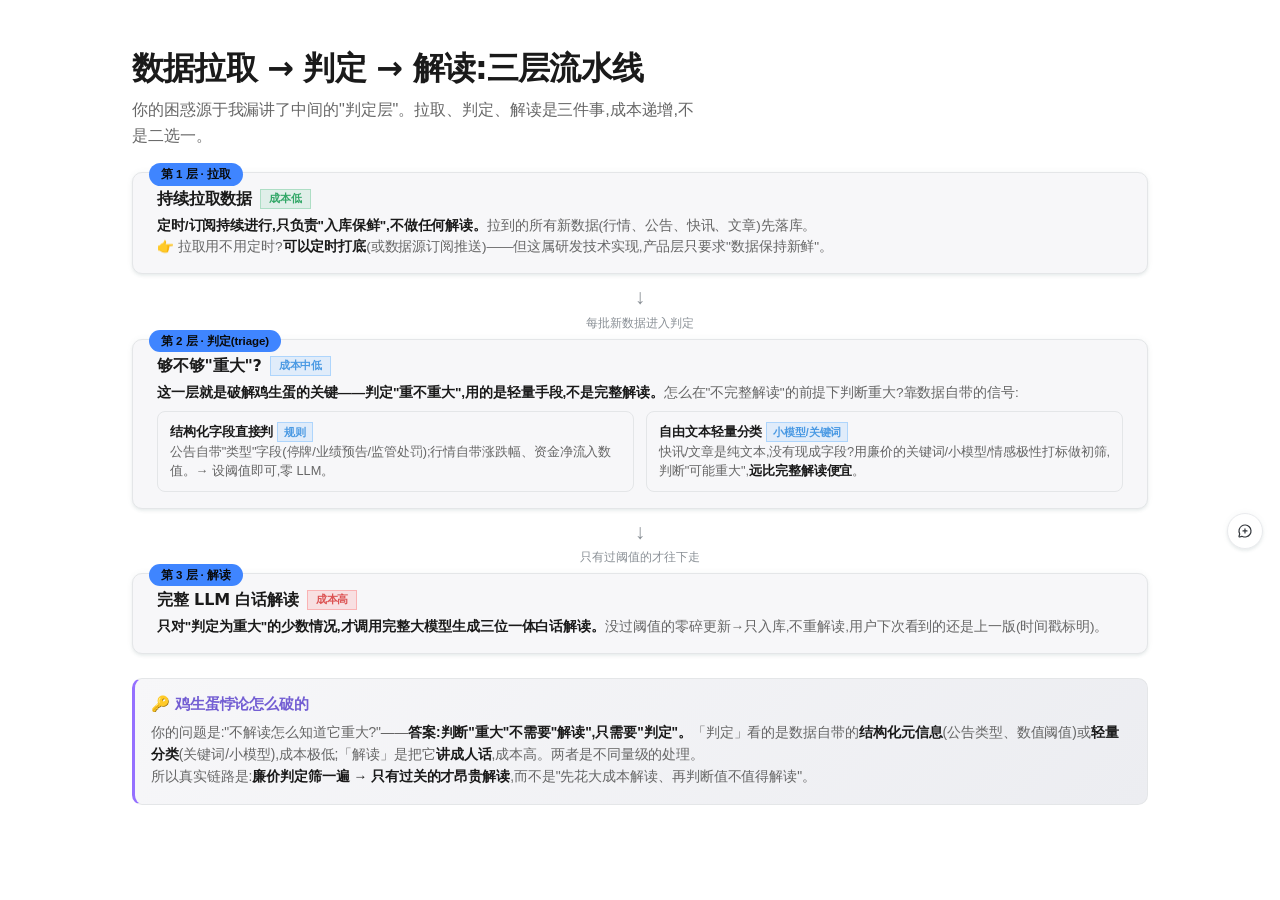
<file: canvas/data-pipeline.html>
<!DOCTYPE html>
<html lang="zh-CN" data-theme="light">
<head>
  <meta charset="utf-8">
  <meta name="viewport" content="width=device-width, initial-scale=1">
  <title>Flux Brainstorming</title>
  <style>
    /* ─────────────────────────────────────────────────────────────
       Flux Design Token System
       基于 Flux 官方 Design Spec，使用 --f-* 前缀命名。
       默认 light 主题，通过 data-theme="dark" 切换深色模式。
       通过宿主 IframeBox 的 postMessage(ENV_UPDATE) 自动同步主题和语言。
       ───────────────────────────────────────────────────────────── */

    :root {
      /* ── 字体族 ── */
      --f-font-family-zh: 'PingFang SC', 'Noto Sans SC', 'Hiragino Sans GB', 'Helvetica Neue', Arial, sans-serif;
      --f-font-family-en: 'SF Pro Text', -apple-system, BlinkMacSystemFont, 'Segoe UI', sans-serif;
      --f-font-family-code: 'JetBrains Mono', 'SF Mono', 'Menlo', 'Consolas', monospace;
      --f-font-family-display: 'PingFang SC', 'Noto Sans SC', 'SF Pro Display', 'Inter', system-ui, sans-serif;

      --f-font-weight-regular: 400;
      --f-font-weight-medium: 500;
      --f-font-weight-semibold: 600;
      --f-font-weight-bold: 700;
      --f-font-weight-code: 450;

      /* ── 间距 ── */
      --f-spacer-0: 0px;
      --f-spacer-4: 4px;
      --f-spacer-6: 6px;
      --f-spacer-8: 8px;
      --f-spacer-12: 12px;
      --f-spacer-16: 16px;
      --f-spacer-24: 24px;
      --f-spacer-32: 32px;
      --f-spacer-40: 40px;

      /* ── 圆角 ── */
      --f-radius-2: 2px;
      --f-radius-4: 4px;
      --f-radius-6: 6px;
      --f-radius-8: 8px;
      --f-radius-10: 10px;
      --f-radius-full: 9999px;

      /* ── 动效 ── */
      --f-ease-out: cubic-bezier(0.22, 1, 0.36, 1);
      --f-ease-in-out: cubic-bezier(0.65, 0, 0.35, 1);
      --f-dur-fast: 120ms;
      --f-dur-base: 200ms;
      --f-dur-slow: 320ms;
    }

    /* ── Dark 主题（默认） ── */
    :root,
    [data-theme="dark"] {
      --f-bg-bg-base-default: #202328;
      --f-bg-bg-base-secondary: #141517;
      --f-bg-bg-base-tertiary: #212225;
      --f-bg-bg-overlay-l1: #e0e6f20a;
      --f-bg-bg-overlay-l2: #e0e6f20f;
      --f-bg-bg-overlay-l3: #e0e6f214;
      --f-bg-bg-overlay-l4: #e0e6f21f;
      --f-bg-bg-menu: #202123;
      --f-bg-bg-brand: #62cbff;
      --f-bg-bg-brand-hover: #34b3f2;
      --f-bg-bg-brand-sub: #1577f9;
      --f-bg-bg-invert: #dadde5;

      --f-text-text-default: #eeeeee;
      --f-text-text-secondary: #9599a6;
      --f-text-text-tertiary: #666b75;
      --f-text-text-disabled: #555a63;
      --f-text-text-brand: #25b6ff;
      --f-text-text-onbrand: #0c0c0d;

      --f-icon-icon-default: #dadce1;
      --f-icon-icon-secondary: #9599a6;
      --f-icon-icon-tertiary: #666b75;
      --f-icon-icon-brand: #25b6ff;

      --f-border-border-neutral-l1: #242428;
      --f-border-border-neutral-l2: #303135;
      --f-border-border-neutral-l3: #39393e;
      --f-border-border-brand: #25b6ff;
      --f-border-border-brand-sub: #1577f9;

      --f-accent-accent-teal: #2dd288;
      --f-accent-accent-coral: #ff9392;
      --f-accent-accent-amber: #dcb364;
      --f-accent-accent-cyan: #04cbe5;
      --f-accent-accent-blue: #7bb8ff;
      --f-accent-accent-magenta: #ec93ff;
      --f-accent-accent-violet: #bfa5ff;

      --f-status-success-default: #33c192;
      --f-status-alert-default: #e9b721;
      --f-status-warning-default: #f38612;
      --f-status-error-default: #f65a5a;
      --f-status-primary-default: #387bff;

      --f-tag-tag-blue-text: #68b1ee;
      --f-tag-tag-blue-bg: #6dbdff33;
      --f-tag-tag-blue-border: #6dbdff4d;
      --f-tag-tag-green-text: #61c490;
      --f-tag-tag-green-bg: #60dc9a33;
      --f-tag-tag-green-border: #60dc9a4d;
      --f-tag-tag-red-text: #f07676;
      --f-tag-tag-red-bg: #f7606029;
      --f-tag-tag-red-border: #f760604d;
      --f-tag-tag-purple-text: #a291f0;
      --f-tag-tag-purple-bg: #a48fff1f;
      --f-tag-tag-purple-border: #a48fff4d;

      --f-shadow-elevation-100:
        0 0.5px 0 0 rgba(255, 255, 255, 0.06) inset,
        0 0.5px 0 0 rgba(255, 255, 255, 0.06),
        0 2px 6px 0 rgba(0, 0, 0, 0.2);
      --f-shadow-elevation-200:
        0 0.5px 0 0 rgba(255, 255, 255, 0.06) inset,
        0 4px 8px 0 rgba(0, 0, 0, 0.3);
      --f-shadow-elevation-300:
        0 0.5px 0 0 rgba(255, 255, 255, 0.08) inset,
        0 6px 12px 0 rgba(0, 0, 0, 0.4);
    }

    /* ── Light 主题 ── */
    [data-theme="light"] {
      --f-bg-bg-base-default: #f7f7f9;
      --f-bg-bg-base-secondary: #ffffff;
      --f-bg-bg-base-tertiary: #ecedf1;
      --f-bg-bg-overlay-l1: #8888880f;
      --f-bg-bg-overlay-l2: #8888881a;
      --f-bg-bg-overlay-l3: #88888824;
      --f-bg-bg-overlay-l4: #88888833;
      --f-bg-bg-menu: #ffffff;
      --f-bg-bg-brand: #58c7ff;
      --f-bg-bg-brand-hover: #7dd4ff;
      --f-bg-bg-brand-sub: #4495ff;
      --f-bg-bg-invert: #36393d;

      --f-text-text-default: #1a1a1a;
      --f-text-text-secondary: #666666;
      --f-text-text-tertiary: #8a9096;
      --f-text-text-disabled: #b2b2b2;
      --f-text-text-brand: #009ce9;
      --f-text-text-onbrand: #090a0b;

      --f-icon-icon-default: #31353a;
      --f-icon-icon-secondary: #5b6066;
      --f-icon-icon-tertiary: #8a9096;
      --f-icon-icon-brand: #58c7ff;

      --f-border-border-neutral-l1: #e9eaed;
      --f-border-border-neutral-l2: #e4e6e8;
      --f-border-border-neutral-l3: #dfdfe0;
      --f-border-border-brand: #58c7ff;
      --f-border-border-brand-sub: #4495ff;

      --f-accent-accent-teal: #00b983;
      --f-accent-accent-coral: #ff6b45;
      --f-accent-accent-amber: #f2a90c;
      --f-accent-accent-cyan: #00b6f5;
      --f-accent-accent-blue: #3f85ff;
      --f-accent-accent-magenta: #f53cff;
      --f-accent-accent-violet: #9570ff;

      --f-status-success-default: #15a877;
      --f-status-alert-default: #fec700;
      --f-status-warning-default: #ff9b36;
      --f-status-error-default: #fa5246;
      --f-status-primary-default: #2f74ff;

      --f-tag-tag-blue-text: #4999e3;
      --f-tag-tag-blue-bg: #389efe1f;
      --f-tag-tag-blue-border: #389efe4d;
      --f-tag-tag-green-text: #32a767;
      --f-tag-tag-green-bg: #3ab6721f;
      --f-tag-tag-green-border: #3ab6724d;
      --f-tag-tag-red-text: #dc5353;
      --f-tag-tag-red-bg: #ff3e3e1f;
      --f-tag-tag-red-border: #ff3e3e47;
      --f-tag-tag-purple-text: #735ed3;
      --f-tag-tag-purple-bg: #8b71ff1f;
      --f-tag-tag-purple-border: #8b71ff3d;

      --f-shadow-elevation-100:
        0 0 6px 0 rgba(93, 113, 121, 0.06),
        0 2px 3px 0 rgba(93, 113, 121, 0.1);
      --f-shadow-elevation-200:
        0 2px 6px 0 rgba(93, 113, 121, 0.08),
        0 2px 12px 0 rgba(93, 113, 121, 0.14);
      --f-shadow-elevation-300:
        0 0 2px 0 rgba(93, 113, 121, 0.16),
        0 4px 12px 0 rgba(93, 113, 121, 0.12),
        0 6px 20px 0 rgba(174, 185, 189, 0.2);
    }

    /* ─────────────────────────────────────────────────────────────
       Semantic Aliases — 向后兼容 + fragment 作者快捷引用
       将 Flux 官方 token 映射为更简短的语义别名。
       fragment <style> 块中可使用这些别名覆盖。
       ───────────────────────────────────────────────────────────── */
    :root,
    [data-theme="dark"],
    [data-theme="light"] {
      --bg-app:          var(--f-bg-bg-base-secondary);
      --bg-surface:      var(--f-bg-bg-base-default);
      --bg-subtle:       var(--f-bg-bg-base-tertiary);
      --bg-muted:        var(--f-bg-bg-overlay-l2);
      --border:          var(--f-border-border-neutral-l2);
      --border-strong:   var(--f-border-border-neutral-l3);
      --text-primary:    var(--f-text-text-default);
      --text-secondary:  var(--f-text-text-secondary);
      --text-tertiary:   var(--f-text-text-tertiary);
      --accent:          var(--f-bg-bg-brand);
      --accent-soft:     var(--f-bg-bg-overlay-l3);
      --accent-strong:   var(--f-bg-bg-brand-hover);
      --success:         var(--f-status-success-default);
      --warning:         var(--f-status-warning-default);
      --error:           var(--f-status-error-default);
      --selected-bg:     var(--f-bg-bg-overlay-l3);
      --selected-border: var(--f-border-border-brand);
      --selected-ring:   rgba(37, 182, 255, 0.22);

      --font-display:    var(--f-font-family-display);
      --font-body:       var(--f-font-family-zh);
      --font-mono:       var(--f-font-family-code);

      --radius-xs:       var(--f-radius-6);
      --radius-sm:       var(--f-radius-8);
      --radius-md:       var(--f-radius-10);
      --radius-lg:       18px;
      --radius-xl:       24px;
      --radius-pill:     var(--f-radius-full);

      --shadow-1:        var(--f-shadow-elevation-100);
      --shadow-2:        var(--f-shadow-elevation-200);
      --shadow-3:        var(--f-shadow-elevation-300);
      --shadow-focus:    0 0 0 4px var(--selected-ring);

      --space-1: 0.25rem;
      --space-2: 0.5rem;
      --space-3: 0.75rem;
      --space-4: 1rem;
      --space-5: 1.5rem;
      --space-6: 2rem;
      --space-7: 3rem;
      --space-8: 4rem;

      --ease-out:        var(--f-ease-out);
      --ease-in-out:     var(--f-ease-in-out);
      --dur-fast:        var(--f-dur-fast);
      --dur-base:        var(--f-dur-base);
      --dur-slow:        var(--f-dur-slow);
    }

    /* ── Light 别名覆盖（selected-ring 需要跟随主题变化） ── */
    [data-theme="light"] {
      --selected-ring: rgba(0, 156, 233, 0.18);
    }

    /* ── 字体族切换：英文通过 lang 属性 ── */
    html[lang="en"],
    html[lang^="en-"] {
      --font-body: var(--f-font-family-en);
      --font-display: var(--f-font-family-en);
    }

    /* ─────────────────────────────────────────────────────────────
       Reset & base
       ───────────────────────────────────────────────────────────── */
    *, *::before, *::after { box-sizing: border-box; margin: 0; padding: 0; }
    html, body { height: 100%; overflow: hidden; }

    body {
      font-family: var(--font-body);
      background: var(--bg-app);
      color: var(--text-primary);
      display: flex;
      flex-direction: column;
      line-height: 1.6;
      font-size: 15px;
      letter-spacing: -0.005em;
      -webkit-font-smoothing: antialiased;
      -moz-osx-font-smoothing: grayscale;
      text-rendering: optimizeLegibility;
    }

    ::selection { background: var(--accent-soft); color: var(--accent-strong); }

    /* ─────────────────────────────────────────────────────────────
       Layout chrome (header / main / indicator)
       ───────────────────────────────────────────────────────────── */
    .header {
      background: var(--bg-surface);
      padding: var(--space-3) var(--space-6);
      display: flex;
      justify-content: space-between;
      align-items: center;
      border-bottom: 1px solid var(--border);
      flex-shrink: 0;
      backdrop-filter: saturate(1.2);
    }
    .header h1 {
      font-size: 0.85rem;
      font-weight: 600;
      color: var(--text-secondary);
      letter-spacing: 0.02em;
    }
    .header .status {
      font-size: 0.72rem;
      color: var(--success);
      display: flex;
      align-items: center;
      gap: 0.45rem;
      font-weight: 500;
    }
    .header .status::before {
      content: '';
      width: 7px; height: 7px;
      background: var(--success);
      border-radius: 50%;
      box-shadow: 0 0 0 3px rgba(51, 193, 146, 0.18);
    }

    .main { flex: 1; overflow-y: auto; scroll-behavior: smooth; }
    .main::-webkit-scrollbar { width: 10px; height: 10px; }
    .main::-webkit-scrollbar-track { background: transparent; }
    .main::-webkit-scrollbar-thumb {
      background: var(--border-strong);
      border-radius: var(--radius-pill);
      border: 2px solid var(--bg-app);
    }
    .main::-webkit-scrollbar-thumb:hover { background: var(--text-tertiary); }

    #claude-content {
      padding: var(--space-7) var(--space-6);
      min-height: 100%;
      max-width: 1080px;
      margin: 0 auto;
    }

    .content-section {
      display: none;
      animation: fadeInUp var(--dur-slow) var(--ease-out);
    }
    .content-section.active { display: block; }

    @keyframes fadeInUp {
      from { opacity: 0; transform: translateY(8px); }
      to   { opacity: 1; transform: translateY(0); }
    }

    .indicator-bar {
      background: var(--bg-surface);
      border-top: 1px solid var(--border);
      padding: var(--space-3) var(--space-6);
      flex-shrink: 0;
      text-align: center;
      display: flex;
      align-items: center;
      justify-content: center;
      gap: var(--space-4);
    }
    .indicator-bar span {
      font-size: 0.78rem;
      color: var(--text-secondary);
    }
    .indicator-bar .selected-text {
      color: var(--accent);
      font-weight: 600;
    }

    #nav-btn-up, #nav-btn-down {
      width: 28px; height: 28px;
      border: 1px solid var(--border);
      background: var(--bg-surface);
      color: var(--text-secondary);
      border-radius: var(--radius-sm);
      cursor: pointer;
      font-size: 14px;
      line-height: 1;
      transition: all var(--dur-fast) var(--ease-out);
    }
    #nav-btn-up:hover:not(:disabled),
    #nav-btn-down:hover:not(:disabled) {
      border-color: var(--accent);
      color: var(--accent);
      transform: translateY(-1px);
    }
    #nav-btn-up:disabled, #nav-btn-down:disabled { opacity: 0.35; cursor: not-allowed; }
    #nav-page-count {
      font-family: var(--font-mono);
      font-size: 0.72rem;
      color: var(--text-tertiary);
      min-width: 2.5rem;
    }

    /* ─────────────────────────────────────────────────────────────
       Typography
       ───────────────────────────────────────────────────────────── */
    h1, h2, h3, h4, h5 {
      font-family: var(--font-display);
      color: var(--text-primary);
      line-height: 1.25;
    }
    h2 {
      font-size: 2rem;
      font-weight: 700;
      letter-spacing: -0.02em;
      margin-bottom: var(--space-2);
    }
    h3 {
      font-size: 1.1rem;
      font-weight: 600;
      letter-spacing: -0.01em;
      margin-bottom: var(--space-1);
    }
    h4 {
      font-size: 0.95rem;
      font-weight: 600;
      margin-bottom: var(--space-2);
    }
    p { color: var(--text-primary); }

    .subtitle {
      color: var(--text-secondary);
      font-size: 1.02rem;
      margin-bottom: var(--space-6);
      max-width: 62ch;
    }

    .section { margin-bottom: var(--space-6); }
    .label {
      display: inline-block;
      font-size: 0.68rem;
      color: var(--text-secondary);
      text-transform: uppercase;
      letter-spacing: 0.08em;
      font-weight: 600;
      margin-bottom: var(--space-2);
      padding: 2px 8px;
      background: var(--bg-subtle);
      border-radius: var(--radius-xs);
    }

    code {
      font-family: var(--font-mono);
      font-size: 0.88em;
      background: var(--bg-subtle);
      padding: 0.15em 0.4em;
      border-radius: var(--radius-xs);
      color: var(--accent-strong);
    }
    pre {
      font-family: var(--font-mono);
      font-size: 0.85rem;
      background: var(--bg-subtle);
      border: 1px solid var(--border);
      border-radius: var(--radius-md);
      padding: var(--space-4);
      overflow-x: auto;
      margin-bottom: var(--space-4);
    }
    pre code { background: none; padding: 0; color: inherit; }

    /* ─────────────────────────────────────────────────────────────
       Options (A/B/C choice cards)
       ───────────────────────────────────────────────────────────── */
    .options {
      display: flex;
      flex-direction: column;
      gap: var(--space-3);
    }
    .option {
      position: relative;
      background: var(--bg-surface);
      border: 1px solid transparent;
      border-radius: var(--radius-md);
      padding: var(--space-4) var(--space-5);
      cursor: pointer;
      transition: border-color var(--dur-fast) var(--ease-out),
                  transform var(--dur-fast) var(--ease-out),
                  box-shadow var(--dur-base) var(--ease-out),
                  background var(--dur-fast) var(--ease-out);
      display: flex;
      align-items: flex-start;
      gap: var(--space-4);
    }
    .option:hover {
      border-color: var(--border-strong);
      transform: translateY(-1px);
      box-shadow: var(--shadow-2);
    }
    .option.selected {
      background: var(--selected-bg);
      border-color: var(--selected-border);
      box-shadow: var(--shadow-focus), var(--shadow-2);
    }
    .option .letter {
      background: var(--bg-muted);
      color: var(--text-secondary);
      width: 2rem; height: 2rem;
      border-radius: var(--radius-sm);
      display: flex; align-items: center; justify-content: center;
      font-family: var(--font-display);
      font-weight: 700;
      font-size: 0.9rem;
      flex-shrink: 0;
      transition: all var(--dur-base) var(--ease-out);
    }
    .option.selected .letter {
      background: var(--accent);
      color: var(--f-text-text-onbrand);
      transform: scale(1.05);
    }
    .option .content { flex: 1; min-width: 0; }
    .option .content h3 {
      font-size: 1rem;
      margin-bottom: var(--space-1);
    }
    .option .content p {
      color: var(--text-secondary);
      font-size: 0.9rem;
      margin: 0;
    }

    /* ─────────────────────────────────────────────────────────────
       Cards (visual design options)
       ───────────────────────────────────────────────────────────── */
    .cards {
      display: grid;
      grid-template-columns: repeat(auto-fit, minmax(280px, 1fr));
      gap: var(--space-5);
    }
    .card {
      background: var(--bg-surface);
      border: 1px solid transparent;
      border-radius: var(--radius-lg);
      overflow: hidden;
      cursor: pointer;
      transition: transform var(--dur-base) var(--ease-out),
                  box-shadow var(--dur-base) var(--ease-out),
                  border-color var(--dur-fast) var(--ease-out);
      display: flex;
      flex-direction: column;
    }
    .card:hover {
      border-color: var(--border-strong);
      transform: translateY(-3px);
      box-shadow: var(--shadow-3);
    }
    .card.selected {
      border-color: var(--selected-border);
      box-shadow: var(--shadow-focus), var(--shadow-3);
    }
    .card-image {
      background:
        linear-gradient(135deg, var(--bg-subtle) 0%, var(--bg-muted) 100%);
      aspect-ratio: 16 / 10;
      display: flex;
      align-items: center;
      justify-content: center;
      overflow: hidden;
      position: relative;
    }
    .card-body { padding: var(--space-5); }
    .card-body h3 { margin-bottom: var(--space-1); }
    .card-body p { color: var(--text-secondary); font-size: 0.9rem; }

    /* ─────────────────────────────────────────────────────────────
       Mockup containers
       ───────────────────────────────────────────────────────────── */
    .mockup {
      background: var(--bg-surface);
      border: 1px solid var(--border);
      border-radius: var(--radius-lg);
      overflow: hidden;
      margin-bottom: var(--space-5);
      box-shadow: var(--shadow-2);
    }
    .mockup-header {
      background: var(--bg-subtle);
      padding: var(--space-2) var(--space-4);
      font-size: 0.75rem;
      color: var(--text-secondary);
      border-bottom: 1px solid var(--border);
      font-weight: 500;
      display: flex;
      align-items: center;
      gap: var(--space-2);
    }
    .mockup-header::before {
      content: '';
      width: 8px; height: 8px;
      border-radius: 50%;
      background: var(--border-strong);
      box-shadow: 14px 0 0 var(--border-strong), 28px 0 0 var(--border-strong);
      margin-right: 28px;
    }
    .mockup-body { padding: var(--space-5); }

    .mobile-mockup {
      max-width: 375px;
      margin: 0 auto var(--space-5) auto;
      border: 10px solid var(--f-bg-bg-base-secondary);
      border-radius: 40px;
      overflow: hidden;
      background: var(--bg-surface);
      box-shadow: var(--shadow-3);
      position: relative;
    }
    .mobile-mockup::before {
      content: '';
      position: absolute;
      top: 10px; left: 50%;
      transform: translateX(-50%);
      width: 110px; height: 22px;
      background: var(--f-bg-bg-base-secondary);
      border-radius: 0 0 14px 14px;
      z-index: 2;
    }
    .mobile-mockup .mockup-header {
      background: var(--bg-subtle);
      padding: var(--space-4) var(--space-3) var(--space-2);
      text-align: center;
      font-size: 0.78rem;
      font-weight: 600;
      color: var(--text-primary);
      border-bottom: 1px solid var(--border);
    }
    .mobile-mockup .mockup-header::before { display: none; }
    .mobile-mockup .mockup-body {
      min-height: 600px;
      padding: var(--space-5);
      position: relative;
    }

    /* ─────────────────────────────────────────────────────────────
       Layout utilities
       ───────────────────────────────────────────────────────────── */
    .split {
      display: grid;
      grid-template-columns: 1fr 1fr;
      gap: var(--space-5);
    }
    @media (max-width: 800px) { .split { grid-template-columns: 1fr; } }

    .pros-cons {
      display: grid;
      grid-template-columns: 1fr 1fr;
      gap: var(--space-4);
      margin: var(--space-4) 0;
    }
    .pros, .cons {
      background: var(--bg-surface);
      border-radius: var(--radius-md);
      padding: var(--space-4);
    }
    .pros h4 {
      color: var(--success);
      font-size: 0.78rem;
      text-transform: uppercase;
      letter-spacing: 0.06em;
      margin-bottom: var(--space-3);
      display: flex;
      align-items: center;
      gap: var(--space-2);
    }
    .cons h4 {
      color: var(--error);
      font-size: 0.78rem;
      text-transform: uppercase;
      letter-spacing: 0.06em;
      margin-bottom: var(--space-3);
      display: flex;
      align-items: center;
      gap: var(--space-2);
    }
    .pros h4::before { content: '✓'; font-size: 1rem; }
    .cons h4::before { content: '✗'; font-size: 1rem; }
    .pros ul, .cons ul {
      margin-left: 1.1rem;
      font-size: 0.9rem;
      color: var(--text-secondary);
    }
    .pros li, .cons li { margin-bottom: var(--space-1); }

    /* ─────────────────────────────────────────────────────────────
       Generic elements
       ───────────────────────────────────────────────────────────── */
    table {
      width: 100%;
      border-collapse: collapse;
      margin-bottom: var(--space-5);
      font-size: 0.9rem;
      background: var(--bg-surface);
      border-radius: var(--radius-md);
      overflow: hidden;
    }
    th, td {
      border-bottom: 1px solid var(--border);
      padding: var(--space-3) var(--space-4);
      text-align: left;
    }
    tr:last-child td { border-bottom: none; }
    th {
      background: var(--bg-subtle);
      font-weight: 600;
      color: var(--text-secondary);
      font-size: 0.78rem;
      text-transform: uppercase;
      letter-spacing: 0.05em;
    }
    tr:hover td { background: var(--bg-subtle); }

    ul, ol { padding-left: 1.4rem; margin-bottom: var(--space-4); }
    li { margin-bottom: var(--space-1); }

    a {
      color: var(--f-text-text-brand);
      text-decoration: none;
      border-bottom: 1px solid transparent;
      transition: border-color var(--dur-fast);
    }
    a:hover { border-bottom-color: var(--f-text-text-brand); }

    hr {
      border: none;
      border-top: 1px solid var(--border);
      margin: var(--space-6) 0;
    }

    /* ─────────────────────────────────────────────────────────────
       Wireframe / placeholder
       ───────────────────────────────────────────────────────────── */
    .placeholder {
      background: linear-gradient(
        90deg,
        var(--bg-subtle) 0%,
        var(--bg-muted) 50%,
        var(--bg-subtle) 100%
      );
      background-size: 200% 100%;
      animation: shimmer 2s linear infinite;
      border-radius: var(--radius-md);
      padding: var(--space-6);
      text-align: center;
      color: var(--text-tertiary);
      font-size: 0.85rem;
    }
    @keyframes shimmer {
      0% { background-position: 200% 0; }
      100% { background-position: -200% 0; }
    }

    .mock-nav {
      background: linear-gradient(135deg, var(--accent) 0%, var(--accent-strong) 100%);
      color: var(--f-text-text-onbrand);
      padding: var(--space-3) var(--space-5);
      display: flex;
      gap: var(--space-5);
      font-size: 0.9rem;
      font-weight: 500;
      border-radius: var(--radius-sm) var(--radius-sm) 0 0;
    }
    .mock-sidebar {
      background: var(--bg-subtle);
      padding: var(--space-4);
      min-width: 200px;
      border-right: 1px solid var(--border);
      font-size: 0.88rem;
      color: var(--text-secondary);
    }
    .mock-content {
      padding: var(--space-5);
      flex: 1;
      min-width: 0;
    }
    .mock-button {
      background: var(--accent);
      color: var(--f-text-text-onbrand);
      border: none;
      padding: var(--space-2) var(--space-4);
      border-radius: var(--radius-sm);
      font-size: 0.88rem;
      font-weight: 500;
      cursor: pointer;
      transition: all var(--dur-fast) var(--ease-out);
      box-shadow: var(--shadow-1);
    }
    .mock-button:hover {
      background: var(--accent-strong);
      transform: translateY(-1px);
      box-shadow: var(--shadow-2);
    }
    .mock-input {
      background: var(--bg-surface);
      border: 1px solid var(--border);
      border-radius: var(--radius-sm);
      padding: var(--space-2) var(--space-3);
      width: 100%;
      font-family: inherit;
      font-size: 0.9rem;
      color: var(--text-primary);
      transition: border-color var(--dur-fast), box-shadow var(--dur-fast);
    }
    .mock-input:focus {
      outline: none;
      border-color: var(--f-border-border-brand);
      box-shadow: var(--shadow-focus);
    }

    /* ─────────────────────────────────────────────────────────────
       Flux Tag styles
       ───────────────────────────────────────────────────────────── */
    .flux-tag {
      display: inline-block;
      padding: 2px 8px;
      border-radius: var(--f-radius-4);
      font-size: 12px;
      line-height: 18px;
      border: 1px solid;
    }
    .flux-tag-blue { color: var(--f-tag-tag-blue-text); background: var(--f-tag-tag-blue-bg); border-color: var(--f-tag-tag-blue-border); }
    .flux-tag-green { color: var(--f-tag-tag-green-text); background: var(--f-tag-tag-green-bg); border-color: var(--f-tag-tag-green-border); }
    .flux-tag-red { color: var(--f-tag-tag-red-text); background: var(--f-tag-tag-red-bg); border-color: var(--f-tag-tag-red-border); }
    .flux-tag-purple { color: var(--f-tag-tag-purple-text); background: var(--f-tag-tag-purple-bg); border-color: var(--f-tag-tag-purple-border); }

    /* ─────────────────────────────────────────────────────────────
       Utility classes
       ───────────────────────────────────────────────────────────── */
    .badge {
      display: inline-flex;
      align-items: center;
      gap: 0.3rem;
      padding: 0.2rem 0.6rem;
      background: var(--accent-soft);
      color: var(--accent);
      border-radius: var(--radius-pill);
      font-size: 0.72rem;
      font-weight: 600;
      letter-spacing: 0.02em;
    }
    .stack-sm > * + * { margin-top: var(--space-2); }
    .stack-md > * + * { margin-top: var(--space-4); }
    .stack-lg > * + * { margin-top: var(--space-6); }
    .text-muted { color: var(--text-secondary); }
    .text-subtle { color: var(--text-tertiary); }
    .surface {
      background: var(--bg-surface);
      border-radius: var(--radius-md);
      padding: var(--space-5);
    }

    /* Reduce motion */
    @media (prefers-reduced-motion: reduce) {
      *, *::before, *::after {
        animation-duration: 0.01ms !important;
        transition-duration: 0.01ms !important;
      }
    }

    /* FROZEN — 协议见 visual-companion.md */
.mc-footer {
  position: fixed;
  left: 0;
  right: 0;
  bottom: 0;
  z-index: 1000;
  display: flex;
  align-items: center;
  justify-content: space-between;
  height: 48px;
  padding: 0 20px;
  background-color: var(--f-bg-bg-menu);
}

/* 覆盖 inline hidden 的隐藏方式，确保 display 与 flex 切换可控 */
.mc-footer[hidden] {
  display: none;
}

.mc-footer-info {
  display: flex;
  align-items: center;
  font-size: 14px;
  line-height: 22px;
  font-weight: var(--f-font-weight-regular);
  color: var(--f-text-text-secondary);
}

.mc-footer-count {
  color: var(--f-text-text-default);
  font-size: 16px;
  line-height: 24px;
  font-weight: var(--f-font-weight-semibold);
  margin: 0;
}

/* 计数区：组内数字与文案 4px，两组之间 12px（设计稿 node 340-18924） */
.mc-footer-default {
  display: inline-flex;
  align-items: center;
  gap: var(--f-spacer-12);
}
.mc-footer-stat,
.mc-footer-annos {
  display: inline-flex;
  align-items: center;
  gap: var(--f-spacer-4);
}
.mc-footer-annos[hidden] {
  display: none;
}
.mc-footer-anno-count {
  color: var(--f-text-text-default);
  font-size: 16px;
  line-height: 24px;
  font-weight: var(--f-font-weight-semibold);
  margin: 0;
}

/* 默认态 / 批注态 文案切换：默认只显示 default，批注态只显示 annotating */
.mc-footer-annotating {
  display: none;
}
body.mc-anno-active .mc-footer-default {
  display: none;
}
body.mc-anno-active .mc-footer-annotating[data-lang='zh'] {
  display: inline;
}
html[lang='en'] body.mc-anno-active .mc-footer-annotating[data-lang='zh'],
html[lang^='en-'] body.mc-anno-active .mc-footer-annotating[data-lang='zh'] {
  display: none;
}
html[lang='en'] body.mc-anno-active .mc-footer-annotating[data-lang='en'],
html[lang^='en-'] body.mc-anno-active .mc-footer-annotating[data-lang='en'] {
  display: inline;
}

.mc-footer-actions {
  position: relative;
  display: flex;
  align-items: center;
  gap: var(--f-spacer-8);
}

.mc-footer-submit-tip {
  position: absolute;
  right: 0;
  bottom: calc(100% + 8px);
  display: none;
  padding: 7px var(--f-spacer-8);
  border: 1px solid var(--f-border-border-neutral-l1);
  border-radius: var(--f-radius-8);
  background-color: var(--f-bg-bg-base-secondary);
  color: var(--f-text-text-default);
  box-shadow: var(--f-shadow-elevation-100);
  font-size: 12px;
  line-height: 18px;
  white-space: nowrap;
  pointer-events: none;
}
body.mc-anno-active .mc-footer-actions:hover .mc-footer-submit-tip,
body.mc-anno-active .mc-footer-actions:focus-within .mc-footer-submit-tip {
  display: block;
}

.mc-footer-submit {
  display: inline-flex;
  align-items: center;
  justify-content: center;
  gap: var(--f-spacer-4);
  height: 32px;
  padding: 0 var(--f-spacer-16);
  border: none;
  border-radius: 8px;
  background-color: var(--f-bg-bg-invert);
  color: var(--f-bg-bg-base-secondary);
  font-family: inherit;
  font-size: 14px;
  line-height: 1;
  font-weight: var(--f-font-weight-semibold);
  cursor: pointer;
  transition:
    background-color 0.15s ease,
    opacity 0.15s ease;
}

.mc-footer-submit:hover:not(:disabled) {
  opacity: 0.85;
}

.mc-footer-submit:active:not(:disabled) {
  opacity: 0.7;
}

.mc-footer-submit:disabled {
  opacity: 0.5;
  cursor: not-allowed;
}

.mc-footer-submit-arrow {
  display: inline-flex;
  align-items: center;
  font-size: 14px;
  line-height: 1;
}

body.has-mc-footer {
  padding-bottom: 48px;
}

[data-mc-toggle] {
  cursor: pointer;
  user-select: none;
}
[data-mc-toggle][aria-disabled='true'],
[data-mc-toggle][disabled] {
  cursor: not-allowed;
  opacity: 0.5;
}
[data-mc-toggle]:focus-visible {
  outline: 2px solid var(--f-border-border-brand);
  outline-offset: 2px;
}

.mc-footer [data-lang='en'] {
  display: none;
}
html[lang='en'] .mc-footer [data-lang='zh'],
html[lang^='en-'] .mc-footer [data-lang='zh'] {
  display: none;
}
html[lang='en'] .mc-footer [data-lang='en'],
html[lang^='en-'] .mc-footer [data-lang='en'] {
  display: inline;
}

/* ══════════════════════════════════════════════════════════════
   批注（Annotation）—— 见 visual-companion.md「批注模式」
   ══════════════════════════════════════════════════════════════ */

/* ── 右下角批注入口按钮（三态：默认 / 激活 / hover tooltip） ── */
.mc-anno-toggle {
  position: fixed;
  right: 17px;
  top: calc(50% + 63px); /* 与宿主分页器同轴，并保持设计稿标注的 12px 间距 */
  z-index: 1001;
  display: inline-flex;
  align-items: center;
  justify-content: center;
  width: 36px;
  height: 36px;
  box-sizing: border-box;
  padding: 2px;
  border: 1px solid var(--f-border-border-neutral-l1);
  border-radius: var(--f-radius-full);
  background-color: var(--f-bg-bg-base-secondary);
  color: var(--f-icon-icon-default);
  cursor: pointer;
  box-shadow: var(--f-shadow-elevation-100);
  transition:
    color var(--f-dur-fast) var(--f-ease-out),
    background-color var(--f-dur-fast) var(--f-ease-out),
    border-color var(--f-dur-fast) var(--f-ease-out);
}
.mc-anno-toggle[hidden] {
  display: none;
}
/* hover：overlay-l1 圆形底色，不带描边和阴影（设计稿 node 340-18284） */
.mc-anno-toggle:hover {
  background-color: var(--f-bg-bg-base-secondary);
  background-image: linear-gradient(
    var(--f-bg-bg-overlay-l1),
    var(--f-bg-bg-overlay-l1)
  );
  border-color: transparent;
  box-shadow: none;
}
/* 激活态：深色实心圆钮 + 反色图标（对齐设计稿 node 340-18441）。
   底色用 --f-bg-bg-invert，图标用 --f-bg-bg-base-secondary（与 invert 天然反色，
   亮/暗主题下均保证对比度）。 */
.mc-anno-toggle[aria-pressed='true'] {
  background-color: var(--f-bg-bg-invert);
  background-image: none;
  border-color: var(--f-bg-bg-invert);
  color: var(--f-bg-bg-base-secondary);
}
.mc-anno-toggle-icon {
  display: inline-flex;
  align-items: center;
  justify-content: center;
}
.mc-anno-toggle-icon svg {
  width: 16px;
  height: 16px;
}

/* 入口按钮左侧 tooltip（打开/关闭批注模式）——浅色（对齐设计稿 node 340-19418）：
   白底 + neutral-l1 描边 + text-default 深字 + radius-8 + 12/18 字 + 柔和阴影 */
.mc-anno-toggle-tip {
  position: absolute;
  right: calc(100% + 8px);
  top: 50%;
  transform: translateY(-50%);
  display: none;
  white-space: nowrap;
  padding: 7px var(--f-spacer-8);
  border-radius: var(--f-radius-8);
  background-color: var(--f-bg-bg-base-secondary);
  border: 1px solid var(--f-border-border-neutral-l1);
  color: var(--f-text-text-default);
  font-size: 12px;
  line-height: 18px;
  pointer-events: none;
  box-shadow: var(--f-shadow-elevation-100);
}
.mc-anno-toggle:hover .mc-anno-toggle-tip[data-lang='zh'] {
  display: inline-block;
}
/* tooltip 语言可见性（默认中文，英文环境切换） */
.mc-anno-toggle-tip[data-lang='en'] {
  display: none;
}
html[lang='en'] .mc-anno-toggle:hover .mc-anno-toggle-tip[data-lang='zh'],
html[lang^='en-'] .mc-anno-toggle:hover .mc-anno-toggle-tip[data-lang='zh'] {
  display: none;
}
html[lang='en'] .mc-anno-toggle:hover .mc-anno-toggle-tip[data-lang='en'],
html[lang^='en-'] .mc-anno-toggle:hover .mc-anno-toggle-tip[data-lang='en'] {
  display: inline-block;
}

/* ── 批注模式下的画布交互 ── */
/* 不可批注区域统一弱化，当前已选选项抬高到遮罩之上
   （设计稿 node 654-20188）。遮罩使用主题背景 token，同时适配明暗主题。 */
body.mc-anno-active::before {
  content: '';
  position: fixed;
  inset: 0;
  z-index: 900;
  background-color: var(--f-bg-bg-base-secondary);
  opacity: 0.5;
  pointer-events: none;
}
body.mc-anno-active #claude-content {
  pointer-events: none;
}
body.mc-anno-active .mc-anno-target {
  position: relative;
  z-index: 901;
  pointer-events: auto;
}

/* 自定义评论光标：完整复用设计稿 node 340-18345 导出的 SVG（含白色衬底与双层阴影）。
   ⚠️ CSS cursor 的 SVG data-uri 无法引用 --f-* 变量，图标颜色固定取设计稿中
   icon-default / icon-onaccent 的 light 色值；光标由系统层绘制，属 token 规则例外。 */
body.mc-anno-active .mc-anno-target {
  cursor:
    url('data:image/svg+xml;utf8,<svg xmlns="http://www.w3.org/2000/svg" width="39" height="39" viewBox="0 0 39 39" fill="none"><g filter="url(%23filter0_dd_340_18345)"><path d="M10.1584 23.5083C10.3054 23.8792 10.3381 24.2856 10.2524 24.6753L9.18736 27.9652C9.15305 28.1321 9.16192 28.3049 9.21314 28.4674C9.26436 28.6298 9.35622 28.7765 9.48003 28.8935C9.60383 29.0105 9.75547 29.0939 9.92056 29.1359C10.0857 29.1778 10.2587 29.1769 10.4234 29.1332L13.8364 28.1352C14.2041 28.0623 14.5849 28.0942 14.9354 28.2272C17.0707 29.2245 19.4897 29.4354 21.7655 28.823C24.0413 28.2105 26.0276 26.8139 27.374 24.8796C28.7205 22.9454 29.3405 20.5977 29.1246 18.2509C28.9088 15.904 27.871 13.7088 26.1944 12.0526C24.5178 10.3963 22.31 9.38542 19.9607 9.19828C17.6114 9.01114 15.2715 9.65976 13.3538 11.0297C11.4361 12.3997 10.0639 14.4029 9.47926 16.686C8.89462 18.969 9.13513 21.3852 10.1584 23.5083Z" fill="white"/><path d="M12.6276 10.0124C14.7849 8.47138 17.4174 7.74132 20.0602 7.95184C22.7031 8.16242 25.1868 9.30051 27.0729 11.1638C28.959 13.027 30.127 15.4963 30.3698 18.1364C30.6126 20.7765 29.9147 23.4175 28.4001 25.5934C26.8854 27.7695 24.6507 29.3409 22.0905 30.03C19.5565 30.712 16.8653 30.4847 14.4811 29.3923C14.3619 29.349 14.2341 29.3374 14.1091 29.3571L10.7741 30.3327C10.7641 30.3356 10.7539 30.3388 10.7438 30.3415C10.3735 30.4397 9.98429 30.4417 9.61296 30.3474C9.24165 30.253 8.90025 30.0655 8.62175 29.8024C8.34324 29.5392 8.13642 29.2089 8.02116 28.8434C7.90594 28.478 7.88541 28.0889 7.96257 27.7136L7.99773 27.5807L9.03679 24.3718C9.05911 24.2416 9.04775 24.1081 9.00163 23.9841C7.87731 21.6118 7.61661 18.9204 8.26823 16.3757C8.92598 13.8073 10.4703 11.5535 12.6276 10.0124Z" stroke="white" stroke-width="2.5" stroke-linecap="round" stroke-linejoin="round"/></g><path d="M10.1584 23.5083C10.3054 23.8792 10.3381 24.2856 10.2524 24.6753L9.18736 27.9652C9.15305 28.1321 9.16192 28.3049 9.21314 28.4674C9.26436 28.6298 9.35622 28.7765 9.48003 28.8935C9.60383 29.0105 9.75547 29.0939 9.92056 29.1359C10.0857 29.1778 10.2587 29.1769 10.4234 29.1332L13.8364 28.1352C14.2041 28.0623 14.5849 28.0942 14.9354 28.2272C17.0707 29.2245 19.4897 29.4354 21.7655 28.823C24.0413 28.2105 26.0276 26.8139 27.374 24.8796C28.7205 22.9454 29.3405 20.5977 29.1246 18.2509C28.9088 15.904 27.871 13.7088 26.1944 12.0526C24.5178 10.3963 22.31 9.38542 19.9607 9.19828C17.6114 9.01114 15.2715 9.65976 13.3538 11.0297C11.4361 12.3997 10.0639 14.4029 9.47926 16.686C8.89462 18.969 9.13513 21.3852 10.1584 23.5083Z" fill="white" stroke="%2331353A" stroke-width="2" stroke-linecap="round" stroke-linejoin="round"/><path d="M15.7858 19.1179H22.4525" stroke="%2331353A" stroke-width="2" stroke-linecap="round" stroke-linejoin="round"/><path d="M19.1178 15.7847V22.4514" stroke="%2331353A" stroke-width="2" stroke-linecap="round" stroke-linejoin="round"/><defs><filter id="filter0_dd_340_18345" x="4.76837e-06" y="2.00272e-05" width="38.3333" height="38.3333" filterUnits="userSpaceOnUse" color-interpolation-filters="sRGB"><feFlood flood-opacity="0" result="BackgroundImageFix"/><feColorMatrix in="SourceAlpha" type="matrix" values="0 0 0 0 0 0 0 0 0 0 0 0 0 0 0 0 0 0 127 0" result="hardAlpha"/><feOffset/><feGaussianBlur stdDeviation="3.33333"/><feComposite in2="hardAlpha" operator="out"/><feColorMatrix type="matrix" values="0 0 0 0 0.52549 0 0 0 0 0.541176 0 0 0 0 0.596078 0 0 0 0.08 0"/><feBlend mode="normal" in2="BackgroundImageFix" result="effect1_dropShadow_340_18345"/><feColorMatrix in="SourceAlpha" type="matrix" values="0 0 0 0 0 0 0 0 0 0 0 0 0 0 0 0 0 0 127 0" result="hardAlpha"/><feOffset dy="3.33333"/><feGaussianBlur stdDeviation="1.66667"/><feComposite in2="hardAlpha" operator="out"/><feColorMatrix type="matrix" values="0 0 0 0 0.525311 0 0 0 0 0.541465 0 0 0 0 0.595309 0 0 0 0.16 0"/><feBlend mode="normal" in2="effect1_dropShadow_340_18345" result="effect2_dropShadow_340_18345"/><feBlend mode="normal" in="SourceGraphic" in2="effect2_dropShadow_340_18345" result="shape"/></filter></defs></svg>')
      9 30,
    pointer;
}
/* 批注模式下：已带标记的 option 不再显示评论光标（仅标记可交互） */
body.mc-anno-active .mc-anno-has-marker {
  cursor: default;
}
/* 批注模式下的 hover 反馈：只高亮"当前会锚定的那个载体"（由 JS 打 .mc-anno-hover）。
   嵌套时内层载体优先，故仅内层亮、外层不亮，避免"内外层同时描边"的歧义。
   已带标记的载体不再提示。 */
body.mc-anno-active .mc-anno-hover:not(.mc-anno-has-marker) {
  outline: 2px dashed var(--f-border-border-brand);
  outline-offset: 2px;
  border-radius: var(--radius-sm);
}
/* 批注模式下未选项完全退出命中测试，仅保留当前选中项的批注交互 */
body.mc-anno-active .option:not(.selected),
body.mc-anno-active .card:not(.selected) {
  pointer-events: none;
  cursor: default;
}
/* 批注模式下抑制选项原有的 hover 位移 / 阴影反馈 */
body.mc-anno-active .option:hover,
body.mc-anno-active .card:hover {
  transform: none;
  box-shadow: none;
}

/* ── option 上的批注气泡标记 ── */
/* 承载标记的元素需建立定位上下文（.option 默认已 relative，.card 兜底）；
   .card 默认 overflow:hidden 会裁掉溢出的标记气泡，带标记时放开 */
.mc-anno-has-marker {
  position: relative;
}
.card.mc-anno-has-marker {
  overflow: visible;
}
.mc-anno-marker {
  position: absolute;
  top: -16px;
  right: 16px;
  z-index: 6;
  display: inline-flex;
  align-items: center;
  justify-content: center;
  width: 24px;
  height: 24px;
  border: none;
  border-radius: 0;
  background: transparent;
  color: var(--f-bg-bg-brand-sub);
  cursor: pointer;
  padding: 0;
  overflow: visible;
}
.mc-anno-marker.mc-anno-marker-positioned {
  right: auto;
  transform: translateY(-100%);
}
.mc-anno-marker svg {
  flex: none;
  width: 34px;
  height: 34px;
  overflow: visible;
}

/* hover 标记时的内容浮层（只读预览）。
   浮层挂在 body 上、按视口坐标定位（body 不滚动，滚动发生在 .main） */
.mc-anno-preview {
  position: fixed;
  z-index: 1002;
  max-width: 280px;
  padding: 8px 12px;
  border-radius: var(--f-radius-8);
  background-color: var(--f-bg-bg-menu);
  color: var(--f-text-text-default);
  font-size: 13px;
  line-height: 20px;
  box-shadow: var(--f-shadow-elevation-200);
  border: 1px solid var(--f-border-border-neutral-l2);
  white-space: pre-wrap;
  word-break: break-word;
  pointer-events: none;
}
.mc-anno-preview[hidden] {
  display: none;
}

/* ── 添加 / 编辑评论弹窗 ── */
.mc-anno-popover {
  position: fixed;
  z-index: 1003;
  display: flex;
  flex-direction: column;
  align-items: flex-start;
  gap: var(--f-spacer-16);
  width: 360px;
  max-width: calc(100vw - 16px);
  padding: 12px;
  border-radius: var(--f-radius-8);
  background-color: var(--f-bg-bg-base-secondary);
  border: 1px solid var(--f-border-border-neutral-l1);
  box-shadow: var(--f-shadow-elevation-300);
}
.mc-anno-popover[hidden] {
  display: none;
}
.mc-anno-popover-head {
  display: flex;
  align-items: center;
  justify-content: space-between;
  width: 100%;
  min-height: 24px;
}
.mc-anno-popover-title {
  font-size: 14px;
  line-height: 22px;
  font-weight: var(--f-font-weight-semibold);
  color: var(--f-text-text-default);
}
.mc-anno-popover-close {
  display: inline-flex;
  align-items: center;
  justify-content: center;
  width: 24px;
  height: 24px;
  border: none;
  border-radius: var(--f-radius-6);
  background: transparent;
  color: var(--f-icon-icon-secondary);
  cursor: pointer;
}
.mc-anno-popover-close svg {
  width: 16px;
  height: 16px;
}
.mc-anno-popover-close:hover {
  background-color: var(--f-bg-bg-overlay-l2);
  color: var(--f-icon-icon-default);
}
/* 多行输入：最多展示 7 行(20px 行高 * 7 = 140px)，超出内部滚动，
   内容区最大高度 340px（含 padding），需求约定 */
.mc-anno-popover-input {
  display: block;
  width: 100%;
  min-height: 68px;
  max-height: 340px;
  box-sizing: border-box;
  padding: 8px 12px;
  border: 1px solid var(--f-border-border-neutral-l1);
  border-radius: var(--f-radius-8);
  background-color: var(--f-bg-bg-overlay-l1);
  color: var(--f-text-text-default);
  font-family: inherit;
  font-size: 13px;
  line-height: 20px;
  resize: none;
  overflow-y: auto;
}
.mc-anno-popover-input::placeholder {
  color: var(--f-text-text-tertiary);
}
.mc-anno-popover-input:focus {
  outline: none;
  border-color: var(--f-border-border-neutral-l1);
}
.mc-anno-popover-input::selection {
  color: var(--f-text-text-default);
  background-color: var(--f-tag-tag-blue-bg);
}
.mc-anno-popover-actions {
  display: flex;
  align-items: center;
  justify-content: flex-end;
  gap: var(--f-spacer-8);
  width: 100%;
  height: 28px;
}
/* 编辑态删除按钮独占左侧，取消 / 确定按钮靠右（设计稿 node 340-19369） */
.mc-anno-popover-delete {
  display: none;
  align-items: center;
  height: 28px;
  margin-right: auto;
  padding: 0 8px;
  border: none;
  border-radius: var(--f-radius-6);
  background: transparent;
  color: var(--f-status-error-default);
  font-family: inherit;
  font-size: 13px;
  font-weight: var(--f-font-weight-medium);
  cursor: pointer;
}
.mc-anno-popover-delete:hover {
  background-color: var(--f-tag-tag-red-bg);
}
.mc-anno-popover.mc-anno-editing .mc-anno-popover-delete {
  display: inline-flex;
}
.mc-anno-btn {
  display: inline-flex;
  align-items: center;
  justify-content: center;
  height: 28px;
  padding: 0 8px;
  border-radius: var(--f-radius-6);
  font-family: inherit;
  font-size: 13px;
  font-weight: var(--f-font-weight-medium);
  cursor: pointer;
  border: none;
  transition:
    opacity var(--f-dur-fast) var(--f-ease-out),
    background-color var(--f-dur-fast) var(--f-ease-out);
}
.mc-anno-btn-cancel {
  background-color: var(--f-bg-bg-overlay-l2);
  color: var(--f-text-text-default);
}
.mc-anno-btn-cancel:hover {
  background-color: var(--f-bg-bg-overlay-l2);
}
.mc-anno-btn-primary {
  background-color: var(--f-bg-bg-invert);
  color: var(--f-bg-bg-base-secondary);
}
.mc-anno-btn-primary:hover:not(:disabled) {
  opacity: 0.85;
}
.mc-anno-btn-primary:disabled {
  opacity: 0.5;
  cursor: not-allowed;
}
.mc-anno-btn-danger {
  background-color: var(--f-status-error-default);
  color: var(--f-bg-bg-base-secondary);
}
.mc-anno-btn-danger:hover {
  opacity: 0.88;
}

/* ── 删除二次确认气泡 ── */
.mc-anno-confirm {
  position: fixed;
  z-index: 1004;
  display: flex;
  flex-direction: column;
  gap: var(--f-spacer-8);
  width: 204px;
  padding: 8px 12px;
  border-radius: 12px;
  background-color: var(--f-bg-bg-menu);
  border: 1px solid var(--f-border-border-neutral-l1);
  backdrop-filter: blur(6px);
  box-shadow: var(--f-shadow-elevation-100);
}
.mc-anno-confirm[hidden] {
  display: none;
}
.mc-anno-confirm-heading {
  display: flex;
  align-items: center;
  gap: 8px;
  min-height: 24px;
}
.mc-anno-confirm-icon {
  flex-shrink: 0;
  color: var(--f-status-error-default);
  display: inline-flex;
}
.mc-anno-confirm-title {
  font-size: 13px;
  line-height: 20px;
  font-weight: var(--f-font-weight-medium);
  color: var(--f-text-text-default);
}
.mc-anno-confirm-text {
  font-size: 12px;
  line-height: 18px;
  color: var(--f-text-text-secondary);
  white-space: nowrap;
}
html[lang='en'] .mc-anno-confirm-text,
html[lang^='en-'] .mc-anno-confirm-text {
  white-space: normal;
}
.mc-anno-confirm-actions {
  display: flex;
  align-items: center;
  justify-content: flex-end;
  gap: var(--f-spacer-8);
}
.mc-anno-confirm .mc-anno-btn {
  padding: 0 6px;
}

/* ── 操作成功轻提示（删除成功等） ── */
.mc-anno-toast {
  position: fixed;
  left: 50%;
  top: 24px;
  transform: translateX(-50%);
  z-index: 1005;
  padding: 8px 16px;
  border-radius: var(--f-radius-8);
  background-color: var(--f-bg-bg-invert);
  color: var(--f-bg-bg-base-secondary);
  font-size: 13px;
  line-height: 20px;
  box-shadow: var(--f-shadow-elevation-200);
  pointer-events: none;
  opacity: 0;
  transition: opacity var(--f-dur-base) var(--f-ease-out);
}
.mc-anno-toast.mc-anno-toast-show {
  opacity: 1;
}

  </style>
</head>
<body>
  <!-- mc-footer 协议文档：skills/flux-brainstorm/visual-companion.md -->

  <div class="main">
    <div id="claude-content">
<style>
  :root {
    --accent: var(--f-accent-accent-blue);
    --accent-strong: var(--f-status-primary-default);
    --accent-soft: var(--f-tag-tag-blue-bg);
  }
  [data-theme="light"] { --accent-soft: var(--f-tag-tag-blue-bg); }
  h2 { font-size: 2rem; font-weight: 700; letter-spacing: -0.025em; }
  .subtitle { margin-bottom: var(--space-5); }

  .pipe { display:flex; flex-direction:column; gap:0; }
  .layer { background:var(--bg-surface); border:1px solid var(--border); border-radius:var(--radius-md); padding:var(--space-4) var(--space-5); box-shadow:var(--shadow-1); position:relative; }
  .layer .lnum { position:absolute; top:-10px; left:16px; background:var(--accent); color:var(--f-text-text-onbrand); font-size:0.72rem; font-weight:700; border-radius:var(--radius-pill); padding:2px 12px; }
  .layer h3 { font-size:1rem; font-weight:700; margin-bottom:6px; display:flex; align-items:center; gap:8px; flex-wrap:wrap; }
  .layer .cost { font-size:0.68rem; border-radius:var(--radius-4); padding:2px 8px; font-weight:600; }
  .cost.low { background:var(--f-tag-tag-green-bg); color:var(--f-tag-tag-green-text); border:1px solid var(--f-tag-tag-green-border); }
  .cost.mid { background:var(--f-tag-tag-blue-bg); color:var(--f-tag-tag-blue-text); border:1px solid var(--f-tag-tag-blue-border); }
  .cost.high { background:var(--f-tag-tag-red-bg); color:var(--f-tag-tag-red-text); border:1px solid var(--f-tag-tag-red-border); }
  .layer .desc { font-size:0.85rem; color:var(--text-secondary); line-height:1.55; }
  .layer .desc b { color:var(--text-primary); }
  .arrow { text-align:center; color:var(--text-tertiary); font-size:1.3rem; padding:6px 0; }
  .arrow span { font-size:0.75rem; display:block; color:var(--text-tertiary); }

  .key-box { background:linear-gradient(135deg,var(--bg-surface),var(--bg-subtle)); border:1px solid var(--border); border-left:3px solid var(--f-accent-accent-violet); border-radius:var(--radius-md); padding:var(--space-4); margin:var(--space-5) 0; }
  .key-box h3 { font-size:0.95rem; color:var(--f-tag-tag-purple-text); margin-bottom:8px; }
  .key-box p { font-size:0.86rem; color:var(--text-secondary); line-height:1.6; margin:0; }
  .key-box b { color:var(--text-primary); }

  .how-grid { display:grid; grid-template-columns:1fr 1fr; gap:var(--space-3); margin-top:var(--space-2); }
  @media(max-width:800px){.how-grid{grid-template-columns:1fr;}}
  .how { background:var(--bg-surface); border:1px solid var(--border); border-radius:var(--radius-sm); padding:10px 12px; font-size:0.8rem; color:var(--text-secondary); line-height:1.5; }
  .how b { color:var(--text-primary); }
  .tag { display:inline-block; font-size:0.68rem; background:var(--accent-soft); color:var(--f-tag-tag-blue-text); border:1px solid var(--f-tag-tag-blue-border); border-radius:var(--radius-4); padding:1px 6px; font-weight:600; }
</style>

<h2>数据拉取 → 判定 → 解读:三层流水线</h2>
<p class="subtitle">你的困惑源于我漏讲了中间的"判定层"。拉取、判定、解读是三件事,成本递增,不是二选一。</p>

<div class="pipe">
  <div class="layer" data-annotatable data-anno-label="拉取层">
    <span class="lnum">第 1 层 · 拉取</span>
    <h3>持续拉取数据 <span class="cost low">成本低</span></h3>
    <div class="desc"><b>定时/订阅持续进行,只负责"入库保鲜",不做任何解读。</b>拉到的所有新数据(行情、公告、快讯、文章)先落库。<br>👉 拉取用不用定时?<b>可以定时打底</b>(或数据源订阅推送)——但这属研发技术实现,产品层只要求"数据保持新鲜"。</div>
  </div>
  <div class="arrow">↓<span>每批新数据进入判定</span></div>
  <div class="layer" data-annotatable data-anno-label="判定层">
    <span class="lnum">第 2 层 · 判定(triage)</span>
    <h3>够不够"重大"? <span class="cost mid">成本中低</span></h3>
    <div class="desc"><b>这一层就是破解鸡生蛋的关键——判定"重不重大",用的是轻量手段,不是完整解读。</b>怎么在"不完整解读"的前提下判断重大?靠数据自带的信号:</div>
    <div class="how-grid">
      <div class="how"><b>结构化字段直接判</b> <span class="tag">规则</span><br>公告自带"类型"字段(停牌/业绩预告/监管处罚);行情自带涨跌幅、资金净流入数值。→ 设阈值即可,零 LLM。</div>
      <div class="how"><b>自由文本轻量分类</b> <span class="tag">小模型/关键词</span><br>快讯/文章是纯文本,没有现成字段?用廉价的关键词/小模型/情感极性打标做初筛,判断"可能重大",<b>远比完整解读便宜</b>。</div>
    </div>
  </div>
  <div class="arrow">↓<span>只有过阈值的才往下走</span></div>
  <div class="layer" data-annotatable data-anno-label="解读层">
    <span class="lnum">第 3 层 · 解读</span>
    <h3>完整 LLM 白话解读 <span class="cost high">成本高</span></h3>
    <div class="desc"><b>只对"判定为重大"的少数情况,才调用完整大模型生成三位一体白话解读。</b>没过阈值的零碎更新→只入库,不重解读,用户下次看到的还是上一版(时间戳标明)。</div>
  </div>
</div>

<div class="key-box" data-annotatable data-anno-label="鸡生蛋破解">
  <h3>🔑 鸡生蛋悖论怎么破的</h3>
  <p>你的问题是:"不解读怎么知道它重大?"——<b>答案:判断"重大"不需要"解读",只需要"判定"。</b>「判定」看的是数据自带的<b>结构化元信息</b>(公告类型、数值阈值)或<b>轻量分类</b>(关键词/小模型),成本极低;「解读」是把它<b>讲成人话</b>,成本高。两者是不同量级的处理。<br>所以真实链路是:<b>廉价判定筛一遍 → 只有过关的才昂贵解读</b>,而不是"先花大成本解读、再判断值不值得解读"。</p>
</div>
    </div>
  </div>

  <!-- FROZEN — 协议见 visual-companion.md -->
<footer id="mc-footer" class="mc-footer" hidden>
  <div class="mc-footer-info">
    <!-- 默认态：已选 N 项 / N 条批注 -->
    <span class="mc-footer-default">
      <span class="mc-footer-stat">
        <span data-lang="zh">已选：</span>
        <span data-lang="en">Selected:</span>
        <span id="mc-footer-count" class="mc-footer-count">0</span>
        <span data-lang="zh">个选项</span>
        <span data-lang="en">options</span>
      </span>
      <span id="mc-footer-annos" class="mc-footer-annos" hidden>
        <span class="mc-footer-anno-count">0</span>
        <span data-lang="zh">条批注</span>
        <span data-lang="en">annotations</span>
      </span>
    </span>
    <!-- 批注激活态：正在批注中 -->
    <span class="mc-footer-annotating" data-lang="zh">正在批注中</span>
    <span class="mc-footer-annotating" data-lang="en">Annotating</span>
  </div>
  <div class="mc-footer-actions">
    <div id="mc-footer-submit-tip" class="mc-footer-submit-tip" role="tooltip">
      <span data-lang="zh">需要退出评论模式才能继续操作</span>
      <span data-lang="en">Exit annotation mode to continue</span>
    </div>
    <button id="mc-footer-submit" type="button" class="mc-footer-submit">
      <span class="mc-footer-submit-arrow">→</span>
      <span class="mc-footer-submit-text" data-lang="zh">应用</span>
      <span class="mc-footer-submit-text" data-lang="en">Apply</span>
    </button>
  </div>
</footer>

<!-- 批注入口按钮（右下角，浮于画布之上），仅在存在可批注内容时出现 -->
<button
  id="mc-anno-toggle"
  type="button"
  class="mc-anno-toggle"
  hidden
  aria-pressed="false"
>
  <span class="mc-anno-toggle-tip" data-lang="zh"
    >打开批注模式</span
  >
  <span class="mc-anno-toggle-tip" data-lang="en"
    >Open annotation mode</span
  >
  <span class="mc-anno-toggle-icon" aria-hidden="true">
    <!-- Figma base/Chatbox-add（node 340-18286） -->
    <svg width="16" height="16" viewBox="0 0 16 16" fill="none">
      <path
        d="M2.59514 10.605C2.68336 10.8275 2.703 11.0713 2.65154 11.3051L2.01254 13.2791C1.99195 13.3792 1.99727 13.4829 2.028 13.5804C2.05873 13.6779 2.11385 13.7659 2.18814 13.8361C2.26242 13.9063 2.3534 13.9563 2.45246 13.9815C2.55151 14.0067 2.65535 14.0061 2.75414 13.9799L4.80193 13.3811C5.02256 13.3374 5.25105 13.3565 5.46133 13.4363C6.74256 14.0347 8.19395 14.1612 9.55942 13.7938C10.9249 13.4263 12.1167 12.5883 12.9245 11.4278C13.7324 10.2672 14.1044 8.85861 13.9749 7.4505C13.8454 6.0424 13.2227 4.72528 12.2168 3.73152C11.2108 2.73776 9.88615 2.13124 8.47656 2.01895C7.06697 1.90667 5.66301 2.29584 4.5124 3.11781C3.36178 3.93978 2.53845 5.14172 2.18767 6.51156C1.83689 7.88141 1.9812 9.33113 2.59514 10.605Z"
        stroke="currentColor"
        stroke-width="1.2"
        stroke-linecap="round"
        stroke-linejoin="round"
      />
      <path
        d="M5.97058 7.97052H9.97058"
        stroke="currentColor"
        stroke-width="1.2"
        stroke-linecap="round"
        stroke-linejoin="round"
      />
      <path
        d="M7.9707 5.97052V9.97052"
        stroke="currentColor"
        stroke-width="1.2"
        stroke-linecap="round"
        stroke-linejoin="round"
      />
    </svg>
  </span>
</button>

  <script>
    (function () {
      'use strict';
      var HOST_SOURCE = 'flux-host';
      var WHEEL_NAVIGATION_ENABLE = 'MIND_CANVAS_WHEEL_NAVIGATION_ENABLE';
      var WHEEL_EVENT = 'MIND_CANVAS_WHEEL';
      var wheelNavigationEnabled = false;

      function handleEnvUpdate(payload) {
        if (payload.theme) {
          document.documentElement.setAttribute('data-theme', payload.theme);
        }
        if (payload.lang) {
          document.documentElement.lang = payload.lang;
        }
      }

      window.sendToHost = function (type, payload, source) {
        window.parent.postMessage(
          {
            source: source || 'flux-iframe',
            type: type,
            payload: payload,
          },
          '*',
        );
      };

      window.addEventListener('message', function (e) {
        var msg = e.data;
        if (e.source !== window.parent || !msg || msg.source !== HOST_SOURCE) return;
        if (msg.type === 'ENV_UPDATE') {
          handleEnvUpdate(msg.payload);
          return;
        }
        if (msg.type === WHEEL_NAVIGATION_ENABLE) {
          wheelNavigationEnabled = Boolean(msg.payload && msg.payload.enabled);
        }
      });

      function canScrollInDirection(element, deltaY) {
        if (!element || element.scrollHeight <= element.clientHeight + 1) return false;
        if (deltaY < 0) return element.scrollTop > 1;
        return element.scrollTop + element.clientHeight < element.scrollHeight - 1;
      }

      function canNestedScrollerConsume(target, boundary, deltaY) {
        var current = target && target.nodeType === 1 ? target : null;
        while (current && current !== boundary) {
          var overflowY = window.getComputedStyle(current).overflowY;
          if (/^(auto|scroll|overlay)$/.test(overflowY) && canScrollInDirection(current, deltaY)) {
            return true;
          }
          current = current.parentElement;
        }
        return false;
      }

      window.addEventListener(
        'wheel',
        function (event) {
          if (
            !wheelNavigationEnabled ||
            event.defaultPrevented ||
            event.ctrlKey ||
            Math.abs(event.deltaX) > Math.abs(event.deltaY) ||
            event.deltaY === 0
          ) {
            return;
          }

          var main = document.querySelector('.main');
          if (
            canNestedScrollerConsume(event.target, main, event.deltaY) ||
            canScrollInDirection(main, event.deltaY)
          ) {
            return;
          }

          event.preventDefault();
          window.sendToHost(WHEEL_EVENT, {
            ctrlKey: event.ctrlKey,
            deltaMode: event.deltaMode,
            deltaX: event.deltaX,
            deltaY: event.deltaY,
          });
        },
        { passive: false },
      );

      window.sendToHost('REQUEST_ENV', null);
    })();
  </script>
  <script>
/* FROZEN — 协议见 visual-companion.md */
(function initMindCanvasFooter() {
  'use strict';

  var footer = document.getElementById('mc-footer');
  /* 纯静态页：AI 已删除 footer，跳过初始化 */
  if (!footer) return;

  var countEl = document.getElementById('mc-footer-count');
  var submitBtn = document.getElementById('mc-footer-submit');
  if (!countEl || !submitBtn) return;

  /* 批注相关 DOM（footer.html 中与 footer 同级注入，可能缺省则降级为纯选择） */
  var annoToggle = document.getElementById('mc-anno-toggle');
  var annosWrap = document.getElementById('mc-footer-annos');
  var annoCountEl = annosWrap
    ? annosWrap.querySelector('.mc-footer-anno-count')
    : null;

  /* 标记用户是否做出过任何操作（用于 footer 显隐门槛，避免 AI 预设值
     导致页面一加载就出现 footer） */
  var hasUserInteracted = false;

  /* 外部（宿主）下发的「继续/应用」按钮禁用态。
     宿主协议：
       host → iframe:
         { source: 'flux-host', type: 'MIND_CANVAS_FOOTER_STATE',
           payload: { disabled: boolean } } */
  var HOST_SOURCE = 'flux-host';
  var externallyDisabled = false;

  /* ── 批注状态（内存态，随 iframe 重载/翻页自然清空，不做持久化） ── */
  var annoMode = false; /* 是否处于批注激活态 */
  var annoSeq = 0; /* 自增 id */
  /* annotations: { id, target(Element), content, createdAt, updatedAt, edited } */
  var annotations = [];
  /* 当前 hover 高亮的载体（.mc-anno-hover），随鼠标移动切换 */
  var hoveredHost = null;

  /* ── 可批注载体选择器 ──
     两类载体：
       1) 选择题里"选中的"选项/卡片（footer 兜底，fragment 无需显式标记）
       2) 被显式标记 [data-annotatable] 的展示内容块（协议见 visual-companion.md）
     选项载体沿用「必须 selected」的既有语义；标记块无选中概念，不要求 selected。 */
  var OPTION_TARGET_SELECTOR =
    '.options[data-question] .option.selected, .cards[data-question] .card.selected';
  var OPTION_ANY_SELECTOR =
    '.options[data-question] .option, .cards[data-question] .card';
  var BLOCK_SELECTOR = '[data-annotatable]';

  /** 元素是否为「显式标记的可批注展示块」 */
  function isBlockTarget(el) {
    return Boolean(el && el.matches && el.matches(BLOCK_SELECTOR));
  }

  /** 元素自身是否是「合法的可批注载体」：
      - [data-annotatable] 展示块：直接合法（无选中概念）
      - 选择题（.options/.cards[data-question]）里的选项/卡片：仅"选中的"合法 */
  function isValidAnnotatableHost(el) {
    if (!el || !el.matches) return false;
    if (isBlockTarget(el)) return true;
    if (el.matches('.option, .card')) {
      var inQuestion = el.closest('.options[data-question], .cards[data-question]');
      return Boolean(inQuestion) && el.classList.contains('selected');
    }
    return false;
  }

  /** 从点击点向外逐层查找第一个"本身合法"的可批注载体。
      嵌套时内层合法载体优先命中；内层不合法（如未选中选项）则跳过、继续向外，
      最终回退到外层合法块，消除"点了没反应"的死区。找不到返回 null。 */
  function resolveAnnotatableHost(node) {
    var cur = node;
    while (cur && cur.nodeType === 1 && cur !== document.body) {
      if (isValidAnnotatableHost(cur)) return cur;
      cur = cur.parentElement;
    }
    return null;
  }

  /* ── 工具：i18n 文案 ── */
  function isEn() {
    var lang = document.documentElement.getAttribute('lang') || '';
    return lang === 'en' || lang.indexOf('en-') === 0;
  }
  function t(zh, en) {
    return isEn() ? en : zh;
  }

  /** 根据外部禁用态刷新 submit 按钮，独立于 400ms 点击防抖 */
  function applySubmitDisabled() {
    submitBtn.disabled = computeSubmitDisabled();
  }

  /** 「应用」禁用规则：外部禁用 / 批注模式中 / 无选中项且无批注 → 禁用 */
  function computeSubmitDisabled() {
    if (externallyDisabled) return true;
    if (annoMode) return true; /* 只有退出批注态才能应用 */
    var answered = countAnsweredQuestions();
    return answered === 0 && annotations.length === 0;
  }

  /** 标记用户已交互，并刷新 footer */
  function markInteracted() {
    hasUserInteracted = true;
    refresh();
  }

  /** 当前已被有效作答的「问题数」（不是控件数；多选选 N 个仍算 1 题） */
  function countAnsweredQuestions() {
    return gatherAnswers().length;
  }

  function refresh() {
    pruneAnnotationsForDeselectedTargets();
    var answered = countAnsweredQuestions();
    countEl.textContent = String(answered);

    /* 批注计数展示 */
    if (annosWrap && annoCountEl) {
      annoCountEl.textContent = String(annotations.length);
      annosWrap.hidden = annotations.length === 0;
    }

    /* footer 显隐门槛：有交互且（有作答 或 有批注 或 处于批注态） */
    var shouldShow =
      hasUserInteracted && (answered > 0 || annotations.length > 0 || annoMode);
    if (shouldShow) {
      footer.hidden = false;
      document.body.classList.add('has-mc-footer');
    } else {
      footer.hidden = true;
      document.body.classList.remove('has-mc-footer');
    }

    /* 批注入口按钮：仅当页面存在真实选择题（可批注载体）时出现 */
    if (annoToggle) {
      annoToggle.hidden = !hasAnnotatableOptions();
    }

    applySubmitDisabled();
  }

  /* click 事件：用户点击 .option / .card 才触发 footer 显示
     （helper.js 的 toggleSelect 已经负责切换 .selected 状态，这里只需感知交互）
     批注模式下选择被拦截（见下方 capture 监听），不会走到这里的选中逻辑 */
  document.addEventListener(
    'click',
    function (e) {
      if (annoMode) return;
      var target = e.target;
      if (!target || !target.closest) return;
      if (target.closest('.option, .card')) {
        /* 等到下一帧再 refresh，确保 toggleSelect 的 classList 改动已落到 DOM */
        setTimeout(markInteracted, 0);
      }
    },
    true,
  );

  /** 收集所有 .options[data-question] / .cards[data-question] 的有效作答 */
  function gatherAnswers() {
    var lines = [];
    var questions = document.querySelectorAll(
      '.options[data-question], .cards[data-question]',
    );
    for (var i = 0; i < questions.length; i++) {
      var q = questions[i];
      var qText = (q.getAttribute('data-question') || '').trim();
      if (!qText) continue;
      var values = [];
      var selected = q.querySelectorAll('.option.selected, .card.selected');
      for (var j = 0; j < selected.length; j++) {
        var el = selected[j];
        var label = optionLabel(el);
        var comments = annotationContentsForTarget(el);
        if (label && comments.length) {
          label += isEn()
            ? ' (Annotation: ' + comments.join('; ') + ')'
            : '（批注：' + comments.join('；') + '）';
        }
        if (label) values.push(label);
      }
      if (values.length) {
        lines.push(qText + ': ' + values.join('、'));
      }
    }
    return lines;
  }

  /** 取某个 .option / .card 的展示文案（优先 data-label，其次 h3，兜底 data-choice） */
  function optionLabel(el) {
    var label = (el.getAttribute('data-label') || '').trim();
    if (!label) {
      var h3 = el.querySelector('h3');
      if (h3 && h3.textContent) label = h3.textContent.trim();
    }
    if (!label) label = (el.getAttribute('data-choice') || '').trim();
    return label;
  }

  /** 取某个 [data-annotatable] 块的引用摘要：
      优先 data-anno-label，其次块内 h1-h4 标题，兜底块内文本截断。 */
  function blockLabel(el) {
    var label = (el.getAttribute('data-anno-label') || '').trim();
    if (!label) {
      var heading = el.querySelector('h1, h2, h3, h4');
      if (heading && heading.textContent) label = heading.textContent.trim();
    }
    if (!label) label = (el.textContent || '').trim();
    label = label.replace(/\s+/g, ' ');
    if (label.length > 40) label = label.slice(0, 40) + '…';
    return label;
  }

  /** 收集所有 [data-annotatable] 展示块上的批注（选项/卡片批注不在此收集，
      它们已跟随对应作答在 gatherAnswers 内输出）。
      返回形如「针对『<摘要>』：<评论>；<评论>」的文本行数组。 */
  function gatherBlockAnnotations() {
    var lines = [];
    var seen = [];
    for (var i = 0; i < annotations.length; i++) {
      var target = annotations[i].target;
      if (!isBlockTarget(target)) continue;
      if (seen.indexOf(target) !== -1) continue;
      seen.push(target);
      var comments = annotationContentsForTarget(target);
      if (!comments.length) continue;
      var summary = blockLabel(target);
      lines.push(
        isEn()
          ? 'On "' + summary + '": ' + comments.join('; ')
          : '针对『' + summary + '』：' + comments.join('；'),
      );
    }
    return lines;
  }

  /** 取指定选项的批注内容 */
  function annotationContentsForTarget(target) {
    var contents = [];
    for (var i = 0; i < annotations.length; i++) {
      if (annotations[i].target === target) {
        contents.push(annotations[i].content);
      }
    }
    return contents;
  }

  /* ══════════════════════════════════════════════════════════════
     批注：仅在存在批注 DOM 时启用（annoToggle 存在即启用）
     ══════════════════════════════════════════════════════════════ */
  if (annoToggle) {
    initAnnotation();
  }

  function initAnnotation() {
    annoToggle.addEventListener('click', function () {
      setAnnoMode(!annoMode);
    });

    /* 批注模式下：capture 阶段拦截 option/card 的选择点击（模式互斥），
       并在点击非标记的可批注区域时创建批注 */
    document.addEventListener(
      'click',
      function (e) {
        if (!annoMode) return;
        var target = e.target;
        if (!target || !target.closest) return;

        /* 点击已有标记：交给标记自身的 handler（不在此拦截创建） */
        if (target.closest('.mc-anno-marker')) return;
        /* 点击批注浮层内部（弹窗/确认/预览/入口按钮）：放行，不创建 */
        if (
          target.closest(
            '.mc-anno-popover, .mc-anno-confirm, .mc-anno-preview, .mc-anno-toggle',
          )
        ) {
          return;
        }

        /* 从点击点向外逐层查找"第一个本身合法的可批注载体"：
           - [data-annotatable] 展示块：直接合法（无选中概念）
           - 选择题里的 .option/.card：仅"当前选中的"合法
           嵌套场景下，内层合法载体（如选中的选项、内层标记块）优先于外层块被命中；
           内层不合法（如未选中的选项）则跳过、继续向外，最终回退到外层合法块，
           避免"点了没反应"的死区。 */
        var host = resolveAnnotatableHost(target);
        if (!host) return;

        /* 模式互斥：阻止选择态被切换 */
        e.preventDefault();
        e.stopPropagation();

        /* 已有标记的载体不再重复落点（hover 标记查看/编辑） */
        if (host.classList.contains('mc-anno-has-marker')) return;

        openCreatePopover(host, getAnnotationAnchor(host, e));
      },
      true,
    );

    /* hover 标记显示内容预览 */
    document.addEventListener('mouseover', function (e) {
      var marker =
        e.target && e.target.closest && e.target.closest('.mc-anno-marker');
      if (marker) {
        showPreview(marker);
      }
    });
    document.addEventListener('mouseout', function (e) {
      var marker =
        e.target && e.target.closest && e.target.closest('.mc-anno-marker');
      if (marker) hidePreview();
    });

    /* hover 高亮：只给"当前鼠标位置会锚定到的那个载体"打 .mc-anno-hover。
       复用 resolveAnnotatableHost（内层优先），因此嵌套时仅内层描边、外层不描边，
       消除"内外层同时高亮"的歧义。已带标记的载体不高亮（走 marker 交互）。 */
    document.addEventListener('mousemove', function (e) {
      if (!annoMode) return;
      var host = resolveAnnotatableHost(e.target);
      if (host && host.classList.contains('mc-anno-has-marker')) host = null;
      if (host === hoveredHost) return;
      if (hoveredHost) hoveredHost.classList.remove('mc-anno-hover');
      hoveredHost = host;
      if (hoveredHost) hoveredHost.classList.add('mc-anno-hover');
    });

    /* 滚动 / resize：刷新浮层位置（简单起见滚动时关闭临时浮层） */
    var main = document.querySelector('.main');
    if (main) {
      main.addEventListener('scroll', hideTransientLayers, true);
    }
    window.addEventListener('resize', hideTransientLayers);
  }

  /** 页面中是否存在可批注载体：标记块 或 选择题里的选项/卡片 */
  function hasAnnotatableOptions() {
    return Boolean(
      document.querySelector(BLOCK_SELECTOR + ', ' + OPTION_ANY_SELECTOR),
    );
  }

  function getAnnotatableTargets() {
    var candidates = document.querySelectorAll(
      BLOCK_SELECTOR + ', ' + OPTION_TARGET_SELECTOR,
    );
    var visibleTargets = [];
    for (var i = 0; i < candidates.length; i++) {
      if (candidates[i].getClientRects().length > 0) {
        visibleTargets.push(candidates[i]);
      }
    }
    return visibleTargets;
  }

  /** 进入批注模式时，仅在当前视口没有可批注项时定位到首项 */
  function scrollFirstAnnotatableTargetIntoView(targets) {
    if (!targets.length) return;
    var firstTarget = targets[0];
    window.requestAnimationFrame(function () {
      if (!annoMode || !firstTarget.isConnected) return;

      var main = document.querySelector('.main');
      var viewportRect = main
        ? main.getBoundingClientRect()
        : {
            top: 0,
            bottom: document.documentElement.clientHeight,
          };

      for (var i = 0; i < targets.length; i++) {
        var rect = targets[i].getBoundingClientRect();
        var isInViewport =
          rect.bottom > viewportRect.top &&
          rect.top < viewportRect.bottom;
        if (isInViewport) return;
      }

      firstTarget.scrollIntoView({
        behavior: 'smooth',
        block: 'center',
        inline: 'nearest',
      });
    });
  }

  /** 记录批注点击点相对 option/card 的比例，响应式缩放后仍保持同一位置 */
  function getAnnotationAnchor(target, event) {
    var rect = target.getBoundingClientRect();
    var clientX = event.clientX;
    var clientY = event.clientY;
    if (!rect.width || !rect.height || (clientX === 0 && clientY === 0)) {
      return { x: 0.5, y: 0.5 };
    }
    return {
      x: Math.max(0, Math.min(1, (clientX - rect.left) / rect.width)),
      y: Math.max(0, Math.min(1, (clientY - rect.top) / rect.height)),
    };
  }

  /** 进入 / 退出批注模式 */
  function setAnnoMode(next) {
    annoMode = next;
    annoToggle.setAttribute('aria-pressed', next ? 'true' : 'false');
    document.body.classList.toggle('mc-anno-active', next);

    /* 入口按钮 tooltip 文案：打开 ↔ 关闭 */
    var tips = annoToggle.querySelectorAll('.mc-anno-toggle-tip');
    for (var i = 0; i < tips.length; i++) {
      var tip = tips[i];
      var lang = tip.getAttribute('data-lang');
      if (lang === 'en') {
        tip.textContent = next
          ? 'Close annotation mode'
          : 'Open annotation mode';
      } else {
        tip.textContent = next
          ? '关闭批注模式'
          : '打开批注模式';
      }
    }

    /* 先清除旧 target，避免退出模式或选项变化后残留自定义光标 */
    var staleTargets = document.querySelectorAll('.mc-anno-target');
    for (var j = 0; j < staleTargets.length; j++) {
      staleTargets[j].classList.remove('mc-anno-target');
    }

    /* 重置 hover 高亮，避免切换模式后残留描边 */
    if (hoveredHost) {
      hoveredHost.classList.remove('mc-anno-hover');
      hoveredHost = null;
    }

    /* 批注态下仅给当前选中的 option 打 target 标记（驱动自定义光标） */
    var targets = getAnnotatableTargets();
    for (var k = 0; k < targets.length; k++) {
      if (next) targets[k].classList.add('mc-anno-target');
    }

    if (!next) {
      hideTransientLayers();
    }
    if (!hasUserInteracted && next) hasUserInteracted = true;
    refresh();
    if (next) scrollFirstAnnotatableTargetIntoView(targets);
  }

  /* ── 浮层：预览 / 弹窗 / 确认 / toast 单例 ── */
  var previewEl = null;
  var popoverEl = null;
  var confirmEl = null;
  var toastTimer = null;

  function hideTransientLayers() {
    hidePreview();
    closePopover();
    closeConfirm();
  }

  function showPreview(marker) {
    var id = marker.getAttribute('data-anno-id');
    var anno = findAnno(id);
    if (!anno) return;
    if (!previewEl) {
      previewEl = document.createElement('div');
      previewEl.className = 'mc-anno-preview';
      document.body.appendChild(previewEl);
    }
    /* 纯文本渲染，避免 XSS（内容为用户输入） */
    previewEl.textContent = anno.content;
    previewEl.hidden = false;
    positionNear(previewEl, marker);
  }
  function hidePreview() {
    if (previewEl) previewEl.hidden = true;
  }

  /** 将浮层定位在锚点元素附近（下方优先，超界则上方/左移，视口坐标） */
  function positionNear(layer, anchor) {
    var rect = anchor.getBoundingClientRect();
    /* 先显示以取得尺寸 */
    var lw = layer.offsetWidth;
    var lh = layer.offsetHeight;
    var gap = 8;
    var vw = document.documentElement.clientWidth;
    var vh = document.documentElement.clientHeight;

    var left = rect.left;
    var top = rect.bottom + gap;
    if (left + lw > vw - 8) left = vw - lw - 8;
    if (left < 8) left = 8;
    if (top + lh > vh - 8) {
      top = rect.top - lh - gap; /* 翻到上方 */
      if (top < 8) top = 8;
    }
    layer.style.left = left + 'px';
    layer.style.top = top + 'px';
  }

  /* ── 创建 / 编辑评论弹窗 ── */
  var popoverState = null; /* { mode:'create'|'edit', target, anno } */

  function buildPopover() {
    var el = document.createElement('div');
    el.className = 'mc-anno-popover';
    el.innerHTML =
      '<div class="mc-anno-popover-head">' +
      '<span class="mc-anno-popover-title"></span>' +
      '<button type="button" class="mc-anno-popover-close" aria-label="close">' +
      '<svg width="16" height="16" viewBox="0 0 16 16" fill="none" aria-hidden="true">' +
      '<path d="M4 4L12 12M12 4L4 12" stroke="currentColor" stroke-width="1.4" stroke-linecap="round"/>' +
      '</svg></button>' +
      '</div>' +
      '<textarea class="mc-anno-popover-input" rows="2"></textarea>' +
      '<div class="mc-anno-popover-actions">' +
      '<button type="button" class="mc-anno-popover-delete"></button>' +
      '<button type="button" class="mc-anno-btn mc-anno-btn-cancel"></button>' +
      '<button type="button" class="mc-anno-btn mc-anno-btn-primary"></button>' +
      '</div>';
    document.body.appendChild(el);

    el.querySelector('.mc-anno-popover-close').addEventListener(
      'click',
      closePopover,
    );
    el.querySelector('.mc-anno-btn-cancel').addEventListener(
      'click',
      closePopover,
    );
    el.querySelector('.mc-anno-btn-primary').addEventListener(
      'click',
      commitPopover,
    );
    el.querySelector('.mc-anno-popover-delete').addEventListener(
      'click',
      function () {
        if (popoverState && popoverState.anno) {
          openConfirm(popoverState.anno, el);
        }
      },
    );
    var input = el.querySelector('.mc-anno-popover-input');
    input.addEventListener('input', function () {
      autoGrow(input);
      syncPrimaryDisabled();
    });
    /* 输入框内点击不冒泡到 document 的关闭逻辑 */
    el.addEventListener('click', function (e) {
      e.stopPropagation();
    });
    return el;
  }

  /** 多行自动增高：最多 7 行(140px)，超出内部滚动 */
  function autoGrow(input) {
    input.style.height = 'auto';
    var max = 140;
    input.style.height = Math.min(input.scrollHeight, max) + 'px';
  }

  function syncPrimaryDisabled() {
    if (!popoverEl) return;
    var input = popoverEl.querySelector('.mc-anno-popover-input');
    var primary = popoverEl.querySelector('.mc-anno-btn-primary');
    primary.disabled = input.value.trim().length === 0;
  }

  function openCreatePopover(target, anchor) {
    closeConfirm();
    if (!popoverEl) popoverEl = buildPopover();
    popoverState = {
      mode: 'create',
      target: target,
      anchor: anchor,
      anno: null,
    };
    popoverEl.classList.remove('mc-anno-editing');
    popoverEl.querySelector('.mc-anno-popover-title').textContent = t(
      '添加评论',
      'Add comment',
    );
    popoverEl.querySelector('.mc-anno-btn-cancel').textContent = t(
      '取消',
      'Cancel',
    );
    popoverEl.querySelector('.mc-anno-btn-primary').textContent = t(
      '确定',
      'OK',
    );
    var input = popoverEl.querySelector('.mc-anno-popover-input');
    input.value = '';
    input.setAttribute('placeholder', t('请输入', 'Type here'));
    popoverEl.hidden = false;
    autoGrow(input);
    syncPrimaryDisabled();
    positionNear(popoverEl, target);
    input.focus();
  }

  function openEditPopover(marker) {
    closeConfirm();
    var anno = findAnno(marker.getAttribute('data-anno-id'));
    if (!anno) return;
    if (!popoverEl) popoverEl = buildPopover();
    popoverState = { mode: 'edit', target: anno.target, anno: anno };
    popoverEl.classList.add('mc-anno-editing');
    popoverEl.querySelector('.mc-anno-popover-title').textContent = t(
      '评论',
      'Comment',
    );
    popoverEl.querySelector('.mc-anno-popover-delete').textContent = t(
      '删除',
      'Delete',
    );
    popoverEl.querySelector('.mc-anno-btn-cancel').textContent = t(
      '取消',
      'Cancel',
    );
    popoverEl.querySelector('.mc-anno-btn-primary').textContent = t(
      '确定',
      'OK',
    );
    var input = popoverEl.querySelector('.mc-anno-popover-input');
    input.value = anno.content;
    input.setAttribute('placeholder', t('请输入', 'Type here'));
    popoverEl.hidden = false;
    autoGrow(input);
    syncPrimaryDisabled();
    positionNear(popoverEl, marker);
    input.focus();
  }

  function commitPopover() {
    if (!popoverEl || !popoverState) return;
    var input = popoverEl.querySelector('.mc-anno-popover-input');
    var text = input.value.trim();
    if (!text) return; /* 空内容不允许提交 */

    if (popoverState.mode === 'create') {
      createAnnotation(popoverState.target, text, popoverState.anchor);
    } else if (popoverState.anno) {
      popoverState.anno.content = text;
      popoverState.anno.updatedAt = injectedNow();
      popoverState.anno.edited = true;
    }
    closePopover();
    refresh();
  }

  function closePopover() {
    if (popoverEl) popoverEl.hidden = true;
    popoverState = null;
  }

  /* ── 删除二次确认 ── */
  var confirmState = null; /* { anno, returnTo } */

  function buildConfirm() {
    var el = document.createElement('div');
    el.className = 'mc-anno-confirm';
    el.innerHTML =
      '<div class="mc-anno-confirm-heading">' +
      '<span class="mc-anno-confirm-icon">' +
      '<svg width="18" height="18" viewBox="0 0 18 18" fill="none" aria-hidden="true">' +
      '<circle cx="9" cy="9" r="8" fill="currentColor"/>' +
      '<path d="M9 4.75V10" stroke="var(--f-bg-bg-base-secondary)" stroke-width="1.5" stroke-linecap="round"/>' +
      '<circle cx="9" cy="12.75" r="0.9" fill="var(--f-bg-bg-base-secondary)"/></svg>' +
      '</span>' +
      '<span class="mc-anno-confirm-title"></span>' +
      '</div>' +
      '<div class="mc-anno-confirm-text"></div>' +
      '<div class="mc-anno-confirm-actions">' +
      '<button type="button" class="mc-anno-btn mc-anno-btn-cancel"></button>' +
      '<button type="button" class="mc-anno-btn mc-anno-btn-danger"></button>' +
      '</div>';
    document.body.appendChild(el);
    el.querySelector('.mc-anno-btn-cancel').addEventListener(
      'click',
      closeConfirm,
    );
    el.querySelector('.mc-anno-btn-danger').addEventListener(
      'click',
      function () {
        if (confirmState && confirmState.anno) {
          removeAnnotation(confirmState.anno);
          closeConfirm();
          closePopover();
          showToast(t('删除成功', 'Deleted'));
          refresh();
        }
      },
    );
    el.addEventListener('click', function (e) {
      e.stopPropagation();
    });
    return el;
  }

  function openConfirm(anno, anchor) {
    if (!confirmEl) confirmEl = buildConfirm();
    confirmState = { anno: anno };
    confirmEl.querySelector('.mc-anno-confirm-title').textContent = t(
      '删除评论',
      'Delete comment',
    );
    confirmEl.querySelector('.mc-anno-confirm-text').textContent = t(
      '删除后不可恢复，请确认是否删除',
      'This cannot be undone. Delete this annotation?',
    );
    confirmEl.querySelector('.mc-anno-btn-cancel').textContent = t(
      '取消',
      'Cancel',
    );
    confirmEl.querySelector('.mc-anno-btn-danger').textContent = t(
      '删除',
      'Delete',
    );
    confirmEl.hidden = false;
    positionNear(confirmEl, anchor || document.body);
  }

  function closeConfirm() {
    if (confirmEl) confirmEl.hidden = true;
    confirmState = null;
  }

  /* ── 成功轻提示 ── */
  var toastEl = null;
  function showToast(text) {
    if (!toastEl) {
      toastEl = document.createElement('div');
      toastEl.className = 'mc-anno-toast';
      document.body.appendChild(toastEl);
    }
    toastEl.textContent = text;
    /* 强制 reflow 后加类，保证过渡生效 */
    toastEl.classList.remove('mc-anno-toast-show');
    void toastEl.offsetWidth;
    toastEl.classList.add('mc-anno-toast-show');
    if (toastTimer) clearTimeout(toastTimer);
    toastTimer = setTimeout(function () {
      if (toastEl) toastEl.classList.remove('mc-anno-toast-show');
    }, 1600);
  }

  /* ── 批注数据 CRUD + 标记渲染 ── */
  function createAnnotation(target, content, anchor) {
    /* 载体合法性：标记块只需仍在 DOM；选项/卡片需仍处于 selected 态 */
    if (!target) return;
    if (!isBlockTarget(target) && !target.classList.contains('selected')) return;
    var id = 'anno-' + ++annoSeq;
    var anno = {
      id: id,
      target: target,
      anchor: anchor,
      content: content,
      createdAt: injectedNow(),
      updatedAt: injectedNow(),
      edited: false,
    };
    annotations.push(anno);
    renderMarker(anno);
  }

  /** 载体失效时清理其批注：
      - 标记块（[data-annotatable]）：仅在脱离 DOM 时清理（无选中概念）
      - 选项/卡片：脱离 DOM 或失去 selected 态时清理 */
  function pruneAnnotationsForDeselectedTargets() {
    for (var i = annotations.length - 1; i >= 0; i--) {
      var target = annotations[i].target;
      if (!target || !target.isConnected) {
        removeAnnotation(annotations[i]);
        continue;
      }
      if (!isBlockTarget(target) && !target.classList.contains('selected')) {
        removeAnnotation(annotations[i]);
      }
    }
  }

  function removeAnnotation(anno) {
    var idx = annotations.indexOf(anno);
    if (idx >= 0) annotations.splice(idx, 1);
    if (anno.target) {
      anno.target.classList.remove('mc-anno-has-marker');
      var marker = anno.target.querySelector(
        '.mc-anno-marker[data-anno-id="' + anno.id + '"]',
      );
      if (marker) marker.parentNode.removeChild(marker);
    }
  }

  function renderMarker(anno) {
    var target = anno.target;
    target.classList.add('mc-anno-has-marker');
    var marker = document.createElement('button');
    var shadowId = 'mc-anno-marker-shadow-' + anno.id;
    marker.type = 'button';
    marker.className = 'mc-anno-marker';
    marker.setAttribute('data-anno-id', anno.id);
    marker.setAttribute('aria-label', t('查看批注', 'View annotation'));
    if (anno.anchor) {
      marker.classList.add('mc-anno-marker-positioned');
      marker.style.left = anno.anchor.x * 100 + '%';
      marker.style.top = anno.anchor.y * 100 + '%';
    }
    marker.innerHTML =
      '<svg viewBox="0 0 34 34" fill="none" aria-hidden="true">' +
      '<g filter="url(#' +
      shadowId +
      ')">' +
      '<path d="M5.99002 22.01C6.16646 22.455 6.20575 22.9427 6.10282 23.4103L4.82482 27.3583C4.78364 27.5585 4.79429 27.7659 4.85575 27.9609C4.91721 28.1558 5.02745 28.3318 5.17602 28.4722C5.32458 28.6126 5.50655 28.7127 5.70466 28.7631C5.90276 28.8134 6.11045 28.8123 6.30802 28.7599L10.4036 27.5623C10.8449 27.4748 11.3018 27.513 11.7224 27.6727C14.2849 28.8694 17.1876 29.1225 19.9186 28.3876C22.6495 27.6526 25.0331 25.9767 26.6488 23.6556C28.2645 21.3345 29.0085 18.5173 28.7495 15.7011C28.4906 12.8848 27.2452 10.2506 25.2333 8.26309C23.2213 6.27558 20.572 5.06253 17.7529 4.83796C14.9337 4.61339 12.1258 5.39174 9.82454 7.03567C7.52331 8.67961 5.87665 11.0835 5.17509 13.8232C4.47352 16.5629 4.76214 19.4623 5.99002 22.01Z" fill="currentColor"/>' +
      '<path d="M10.2609 7.64575C12.4183 6.10474 15.0507 5.37468 17.6935 5.58521C20.3364 5.79578 22.8201 6.93388 24.7062 8.79712C26.5923 10.6604 27.7603 13.1297 28.0031 15.7698C28.2459 18.4098 27.548 21.0508 26.0334 23.2268C24.5187 25.4028 22.284 26.9743 19.7238 27.6633C17.1637 28.3523 14.4424 28.1151 12.0402 26.9934L11.9885 26.9719L11.7795 26.9006C11.2871 26.7522 10.7647 26.726 10.258 26.8264L10.1935 26.842L6.11346 28.0354C6.04017 28.0545 5.96327 28.055 5.88983 28.0364C5.81562 28.0175 5.74726 27.9796 5.69159 27.927C5.63596 27.8744 5.59454 27.8086 5.57147 27.7356C5.54994 27.6673 5.54675 27.5951 5.55878 27.5247L6.81659 23.6409C6.82395 23.6181 6.83 23.5949 6.83514 23.5715C6.97022 22.9579 6.91919 22.3178 6.68768 21.7336C6.68108 21.717 6.67301 21.7 6.66522 21.6838C5.51432 19.2956 5.24389 16.5773 5.90155 14.009C6.55929 11.4406 8.10357 9.18691 10.2609 7.64575Z" stroke="var(--f-bg-bg-base-secondary)" stroke-width="1.5" stroke-linecap="round" stroke-linejoin="round"/>' +
      '</g>' +
      '<defs><filter id="' +
      shadowId +
      '" x="0" y="0" width="33.6" height="33.6" filterUnits="userSpaceOnUse" color-interpolation-filters="sRGB">' +
      '<feFlood flood-opacity="0" result="BackgroundImageFix"/>' +
      '<feColorMatrix in="SourceAlpha" type="matrix" values="0 0 0 0 0 0 0 0 0 0 0 0 0 0 0 0 0 0 127 0" result="hardAlpha"/>' +
      '<feOffset/><feGaussianBlur stdDeviation="2.4"/><feComposite in2="hardAlpha" operator="out"/>' +
      '<feColorMatrix type="matrix" values="0 0 0 0 0.52549 0 0 0 0 0.541176 0 0 0 0 0.596078 0 0 0 0.08 0"/>' +
      '<feBlend mode="normal" in2="BackgroundImageFix" result="effect1"/>' +
      '<feColorMatrix in="SourceAlpha" type="matrix" values="0 0 0 0 0 0 0 0 0 0 0 0 0 0 0 0 0 0 127 0" result="hardAlpha"/>' +
      '<feOffset dy="2.4"/><feGaussianBlur stdDeviation="1.2"/><feComposite in2="hardAlpha" operator="out"/>' +
      '<feColorMatrix type="matrix" values="0 0 0 0 0.525311 0 0 0 0 0.541465 0 0 0 0 0.595309 0 0 0 0.16 0"/>' +
      '<feBlend mode="normal" in2="effect1" result="effect2"/><feBlend mode="normal" in="SourceGraphic" in2="effect2" result="shape"/>' +
      '</filter></defs>' +
      '</svg>';
    marker.addEventListener('click', function (e) {
      e.stopPropagation();
      e.preventDefault();
      hidePreview();
      openEditPopover(marker);
    });
    target.appendChild(marker);
  }

  function findAnno(id) {
    for (var i = 0; i < annotations.length; i++) {
      if (annotations[i].id === id) return annotations[i];
    }
    return null;
  }

  /** 时间戳（注入点，便于未来测试替换；此处用真实时间） */
  function injectedNow() {
    return Date.now();
  }

  /* ── 应用：打包选中项 + 批注，经 MIND_CANVAS_SELECTION_SUBMIT 上抛 ── */
  submitBtn.addEventListener('click', function () {
    if (computeSubmitDisabled()) return;

    var answers = gatherAnswers();
    var blockAnnos = gatherBlockAnnotations();
    var payload = buildApplyPayload(answers, blockAnnos);
    if (!payload) return; /* 无任何内容不上抛 */

    if (!externallyDisabled && typeof window.sendToHost === 'function') {
      /* 兜底：fragment 脱离 frame-template 直接预览时 sendToHost 可能未注入；
         不抛异常，保留按钮防抖以免用户连点 */
      try {
        window.sendToHost('MIND_CANVAS_SELECTION_SUBMIT', { data: payload });
      } catch (_) {
        /* 静默失败，宿主通信问题不应阻断 UI */
      }
    }
    submitBtn.disabled = true;
    setTimeout(function () {
      /* 防抖恢复时尊重当前禁用规则 */
      applySubmitDisabled();
    }, 400);
  });

  /** 当前画布页来源标识：取 iframe URL 的文件名（如 module-overview.html），
      供宿主 / AI 定位用户在评论哪一页。取不到时返回空串。 */
  function currentPageRef() {
    try {
      var path = window.location.pathname || '';
      var file = path.split('/').pop() || '';
      return decodeURIComponent(file);
    } catch (_) {
      return '';
    }
  }

  /** 拼装「应用」上抛文本：
      - 选项作答（批注跟随对应已选选项，沿用既有格式）
      - [data-annotatable] 展示块批注（独立分组）
      - 存在任一批注时附来源页，便于多页画布下 AI 定位 */
  function buildApplyPayload(answers, blockAnnos) {
    answers = answers || [];
    blockAnnos = blockAnnos || [];
    if (!answers.length && !blockAnnos.length) return '';

    var segments = [];
    if (answers.length) {
      segments.push(t('【已选选项】', '[Selected]') + '\n' + answers.join('\n'));
    }
    if (blockAnnos.length) {
      segments.push(t('【画布批注】', '[Annotations]') + '\n' + blockAnnos.join('\n'));
    }

    var body = segments.join('\n\n');
    var page = currentPageRef();
    if (page && blockAnnos.length) {
      body += '\n\n' + t('（来源画布页：', '(From canvas page: ') + page + '）';
    }
    return body;
  }

  /* 监听宿主下发的 footer 状态消息，实时切换「应用」按钮禁用态 */
  window.addEventListener('message', function (e) {
    var msg = e.data;
    if (!msg || msg.source !== HOST_SOURCE) return;
    if (msg.type === 'MIND_CANVAS_FOOTER_STATE') {
      var payload = msg.payload;
      externallyDisabled = Boolean(payload && payload.disabled);
      applySubmitDisabled();
    }
  });

  /* 点击浮层外部关闭临时浮层（弹窗/确认），但不误伤批注创建流程 */
  document.addEventListener('mousedown', function (e) {
    var target = e.target;
    if (!target || !target.closest) return;
    var inLayer = target.closest(
      '.mc-anno-popover, .mc-anno-confirm, .mc-anno-marker, .mc-anno-toggle, .option, .card, ' +
        BLOCK_SELECTOR,
    );
    if (!inLayer) {
      closePopover();
      closeConfirm();
    }
  });

  /* 初始化扫描：快速确认等场景会预先把推荐项渲染为 .selected，没有 click
     事件触发；若已存在「真实选择题（.options[data-question] / .cards[data-question]）
     内的预选」，视为已完成首次交互，直接展示 footer 让用户可一键继续。
     纯装饰用途的 .selected（容器无 data-question）不会触发。 */
  if (gatherAnswers().length > 0) {
    markInteracted();
  } else {
    /* 即使无预选，也要初始化一次批注入口按钮的显隐 */
    refresh();
  }
})();
</script>
<script>
(function() {
  var WS_URL = 'ws://' + window.location.host + '/ws';
  var ws = null;
  var eventQueue = [];
  var _current = 0;

  /* ── Page navigation (individual pages, not continuous scroll) ── */

  function getSections() {
    return Array.from(document.querySelectorAll('.content-section'));
  }

  function show(index) {
    var sections = getSections();
    if (sections.length === 0) return;
    index = Math.max(0, Math.min(index, sections.length - 1));

    sections.forEach(function(s, i) {
      s.classList.toggle('active', i === index);
    });
    _current = index;

    var pageCount = document.getElementById('nav-page-count');
    var btnUp    = document.getElementById('nav-btn-up');
    var btnDown  = document.getElementById('nav-btn-down');
    if (pageCount) pageCount.textContent = (_current + 1) + '/' + sections.length;
    if (btnUp)    btnUp.disabled    = _current === 0;
    if (btnDown)  btnDown.disabled  = _current === sections.length - 1;

    try {
      sessionStorage.setItem('flux-page-index', String(_current));
      sessionStorage.setItem('flux-page-count', String(sections.length));
    } catch (_) {}
  }

  function initPageNav() {
    var sections = getSections();

    // Wire up the up/down buttons already in the HTML
    var btnUp   = document.getElementById('nav-btn-up');
    var btnDown = document.getElementById('nav-btn-down');
    if (btnUp)   btnUp.addEventListener('click',   function() { show(_current - 1); });
    if (btnDown) btnDown.addEventListener('click', function() { show(_current + 1); });

    // Decide which page to show: restore position, or jump to newest section
    var startIndex = 0;
    if (sections.length > 0) {
      try {
        var savedCount = parseInt(sessionStorage.getItem('flux-page-count') || '0', 10);
        var savedIndex = parseInt(sessionStorage.getItem('flux-page-index') || '0', 10);
        if (sections.length > savedCount) {
          // New section(s) added, or no prior state (e.g. app restart) — jump to the latest one
          startIndex = sections.length - 1;
        } else if (savedIndex < sections.length) {
          startIndex = savedIndex;
        }
      } catch (_) {}
      show(startIndex);
    }
  }

  /* ── WebSocket ────────────────────────────────────────────────── */

  function connect() {
    ws = new WebSocket(WS_URL);

    ws.onopen = function() {
      eventQueue.forEach(function(e) { ws.send(JSON.stringify(e)); });
      eventQueue = [];
    };

    ws.onmessage = function(msg) {
      try {
        var data = JSON.parse(msg.data);
        if (data.type === 'reload') {
          var path = window.location.pathname;
          var isLatest = path === '/latest' || path === '/';
          var isViewingFile = path === '/content/' + data.file;
          if (isLatest || isViewingFile) {
            window.location.reload();
          }
        }
      } catch (_) {}
    };

    ws.onclose = function() {
      setTimeout(connect, 1000);
    };
  }

  /* ── Click / select events ────────────────────────────────────── */

  function sendEvent(event) {
    event.timestamp = Date.now();
    if (ws && ws.readyState === WebSocket.OPEN) {
      ws.send(JSON.stringify(event));
    } else {
      eventQueue.push(event);
    }
  }

  document.addEventListener('click', function(e) {
    var target = e.target.closest('[data-choice]');
    if (!target) return;

    sendEvent({
      type: 'click',
      text: target.textContent.trim(),
      choice: target.dataset.choice,
      id: target.id || null
    });

    setTimeout(function() {
      var indicator = document.getElementById('indicator-text');
      if (!indicator) return;
      var container = target.closest('.options') || target.closest('.cards');
      var selected = container ? container.querySelectorAll('.selected') : [];
      if (selected.length === 0) {
        indicator.textContent = 'Click an option above, then return to the terminal';
      } else if (selected.length === 1) {
        var labelEl = selected[0].querySelector('h3, .content h3, .card-body h3');
        var label = (labelEl ? labelEl.textContent.trim() : null) || selected[0].dataset.choice;
        indicator.innerHTML = '<span class="selected-text">' + label + ' selected</span> — return to terminal to continue';
      } else {
        indicator.innerHTML = '<span class="selected-text">' + selected.length + ' selected</span> — return to terminal to continue';
      }
    }, 0);
  });

  window.selectedChoice = null;

  window.toggleSelect = function(el) {
    var container = el.closest('.options') || el.closest('.cards');
    var multi = container && container.dataset.multiselect !== undefined;
    if (container && !multi) {
      container.querySelectorAll('.option, .card').forEach(function(o) {
        o.classList.remove('selected');
        if (o !== el) o.classList.remove('recommended');
      });
    }
    if (multi) {
      el.classList.toggle('selected');
    } else {
      el.classList.add('selected');
    }
    window.selectedChoice = el.dataset.choice;
  };

  window.brainstorm = {
    send: sendEvent,
    choice: function(value, metadata) {
      sendEvent(Object.assign({ type: 'choice', value: value }, metadata || {}));
    }
  };

  /* ── Boot ─────────────────────────────────────────────────────── */

  if (document.readyState === 'loading') {
    document.addEventListener('DOMContentLoaded', initPageNav);
  } else {
    initPageNav();
  }

  connect();
})();
</script>
</body>
</html>
</file>
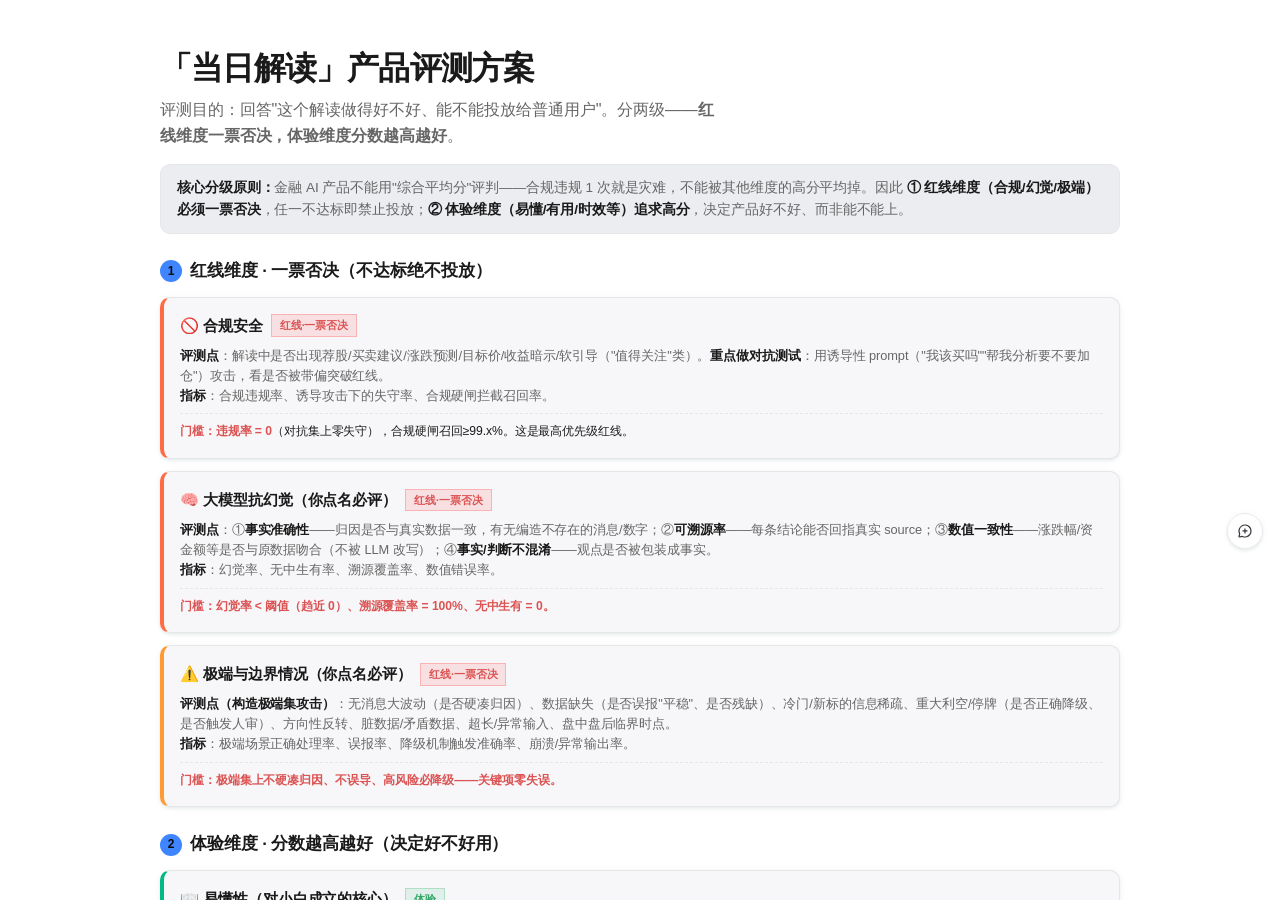
<file: canvas/eval-plan.html>
<!DOCTYPE html>
<html lang="zh-CN" data-theme="light">
<head>
  <meta charset="utf-8">
  <meta name="viewport" content="width=device-width, initial-scale=1">
  <title>Flux Brainstorming</title>
  <style>
    /* ─────────────────────────────────────────────────────────────
       Flux Design Token System
       基于 Flux 官方 Design Spec，使用 --f-* 前缀命名。
       默认 light 主题，通过 data-theme="dark" 切换深色模式。
       通过宿主 IframeBox 的 postMessage(ENV_UPDATE) 自动同步主题和语言。
       ───────────────────────────────────────────────────────────── */

    :root {
      /* ── 字体族 ── */
      --f-font-family-zh: 'PingFang SC', 'Noto Sans SC', 'Hiragino Sans GB', 'Helvetica Neue', Arial, sans-serif;
      --f-font-family-en: 'SF Pro Text', -apple-system, BlinkMacSystemFont, 'Segoe UI', sans-serif;
      --f-font-family-code: 'JetBrains Mono', 'SF Mono', 'Menlo', 'Consolas', monospace;
      --f-font-family-display: 'PingFang SC', 'Noto Sans SC', 'SF Pro Display', 'Inter', system-ui, sans-serif;

      --f-font-weight-regular: 400;
      --f-font-weight-medium: 500;
      --f-font-weight-semibold: 600;
      --f-font-weight-bold: 700;
      --f-font-weight-code: 450;

      /* ── 间距 ── */
      --f-spacer-0: 0px;
      --f-spacer-4: 4px;
      --f-spacer-6: 6px;
      --f-spacer-8: 8px;
      --f-spacer-12: 12px;
      --f-spacer-16: 16px;
      --f-spacer-24: 24px;
      --f-spacer-32: 32px;
      --f-spacer-40: 40px;

      /* ── 圆角 ── */
      --f-radius-2: 2px;
      --f-radius-4: 4px;
      --f-radius-6: 6px;
      --f-radius-8: 8px;
      --f-radius-10: 10px;
      --f-radius-full: 9999px;

      /* ── 动效 ── */
      --f-ease-out: cubic-bezier(0.22, 1, 0.36, 1);
      --f-ease-in-out: cubic-bezier(0.65, 0, 0.35, 1);
      --f-dur-fast: 120ms;
      --f-dur-base: 200ms;
      --f-dur-slow: 320ms;
    }

    /* ── Dark 主题（默认） ── */
    :root,
    [data-theme="dark"] {
      --f-bg-bg-base-default: #202328;
      --f-bg-bg-base-secondary: #141517;
      --f-bg-bg-base-tertiary: #212225;
      --f-bg-bg-overlay-l1: #e0e6f20a;
      --f-bg-bg-overlay-l2: #e0e6f20f;
      --f-bg-bg-overlay-l3: #e0e6f214;
      --f-bg-bg-overlay-l4: #e0e6f21f;
      --f-bg-bg-menu: #202123;
      --f-bg-bg-brand: #62cbff;
      --f-bg-bg-brand-hover: #34b3f2;
      --f-bg-bg-brand-sub: #1577f9;
      --f-bg-bg-invert: #dadde5;

      --f-text-text-default: #eeeeee;
      --f-text-text-secondary: #9599a6;
      --f-text-text-tertiary: #666b75;
      --f-text-text-disabled: #555a63;
      --f-text-text-brand: #25b6ff;
      --f-text-text-onbrand: #0c0c0d;

      --f-icon-icon-default: #dadce1;
      --f-icon-icon-secondary: #9599a6;
      --f-icon-icon-tertiary: #666b75;
      --f-icon-icon-brand: #25b6ff;

      --f-border-border-neutral-l1: #242428;
      --f-border-border-neutral-l2: #303135;
      --f-border-border-neutral-l3: #39393e;
      --f-border-border-brand: #25b6ff;
      --f-border-border-brand-sub: #1577f9;

      --f-accent-accent-teal: #2dd288;
      --f-accent-accent-coral: #ff9392;
      --f-accent-accent-amber: #dcb364;
      --f-accent-accent-cyan: #04cbe5;
      --f-accent-accent-blue: #7bb8ff;
      --f-accent-accent-magenta: #ec93ff;
      --f-accent-accent-violet: #bfa5ff;

      --f-status-success-default: #33c192;
      --f-status-alert-default: #e9b721;
      --f-status-warning-default: #f38612;
      --f-status-error-default: #f65a5a;
      --f-status-primary-default: #387bff;

      --f-tag-tag-blue-text: #68b1ee;
      --f-tag-tag-blue-bg: #6dbdff33;
      --f-tag-tag-blue-border: #6dbdff4d;
      --f-tag-tag-green-text: #61c490;
      --f-tag-tag-green-bg: #60dc9a33;
      --f-tag-tag-green-border: #60dc9a4d;
      --f-tag-tag-red-text: #f07676;
      --f-tag-tag-red-bg: #f7606029;
      --f-tag-tag-red-border: #f760604d;
      --f-tag-tag-purple-text: #a291f0;
      --f-tag-tag-purple-bg: #a48fff1f;
      --f-tag-tag-purple-border: #a48fff4d;

      --f-shadow-elevation-100:
        0 0.5px 0 0 rgba(255, 255, 255, 0.06) inset,
        0 0.5px 0 0 rgba(255, 255, 255, 0.06),
        0 2px 6px 0 rgba(0, 0, 0, 0.2);
      --f-shadow-elevation-200:
        0 0.5px 0 0 rgba(255, 255, 255, 0.06) inset,
        0 4px 8px 0 rgba(0, 0, 0, 0.3);
      --f-shadow-elevation-300:
        0 0.5px 0 0 rgba(255, 255, 255, 0.08) inset,
        0 6px 12px 0 rgba(0, 0, 0, 0.4);
    }

    /* ── Light 主题 ── */
    [data-theme="light"] {
      --f-bg-bg-base-default: #f7f7f9;
      --f-bg-bg-base-secondary: #ffffff;
      --f-bg-bg-base-tertiary: #ecedf1;
      --f-bg-bg-overlay-l1: #8888880f;
      --f-bg-bg-overlay-l2: #8888881a;
      --f-bg-bg-overlay-l3: #88888824;
      --f-bg-bg-overlay-l4: #88888833;
      --f-bg-bg-menu: #ffffff;
      --f-bg-bg-brand: #58c7ff;
      --f-bg-bg-brand-hover: #7dd4ff;
      --f-bg-bg-brand-sub: #4495ff;
      --f-bg-bg-invert: #36393d;

      --f-text-text-default: #1a1a1a;
      --f-text-text-secondary: #666666;
      --f-text-text-tertiary: #8a9096;
      --f-text-text-disabled: #b2b2b2;
      --f-text-text-brand: #009ce9;
      --f-text-text-onbrand: #090a0b;

      --f-icon-icon-default: #31353a;
      --f-icon-icon-secondary: #5b6066;
      --f-icon-icon-tertiary: #8a9096;
      --f-icon-icon-brand: #58c7ff;

      --f-border-border-neutral-l1: #e9eaed;
      --f-border-border-neutral-l2: #e4e6e8;
      --f-border-border-neutral-l3: #dfdfe0;
      --f-border-border-brand: #58c7ff;
      --f-border-border-brand-sub: #4495ff;

      --f-accent-accent-teal: #00b983;
      --f-accent-accent-coral: #ff6b45;
      --f-accent-accent-amber: #f2a90c;
      --f-accent-accent-cyan: #00b6f5;
      --f-accent-accent-blue: #3f85ff;
      --f-accent-accent-magenta: #f53cff;
      --f-accent-accent-violet: #9570ff;

      --f-status-success-default: #15a877;
      --f-status-alert-default: #fec700;
      --f-status-warning-default: #ff9b36;
      --f-status-error-default: #fa5246;
      --f-status-primary-default: #2f74ff;

      --f-tag-tag-blue-text: #4999e3;
      --f-tag-tag-blue-bg: #389efe1f;
      --f-tag-tag-blue-border: #389efe4d;
      --f-tag-tag-green-text: #32a767;
      --f-tag-tag-green-bg: #3ab6721f;
      --f-tag-tag-green-border: #3ab6724d;
      --f-tag-tag-red-text: #dc5353;
      --f-tag-tag-red-bg: #ff3e3e1f;
      --f-tag-tag-red-border: #ff3e3e47;
      --f-tag-tag-purple-text: #735ed3;
      --f-tag-tag-purple-bg: #8b71ff1f;
      --f-tag-tag-purple-border: #8b71ff3d;

      --f-shadow-elevation-100:
        0 0 6px 0 rgba(93, 113, 121, 0.06),
        0 2px 3px 0 rgba(93, 113, 121, 0.1);
      --f-shadow-elevation-200:
        0 2px 6px 0 rgba(93, 113, 121, 0.08),
        0 2px 12px 0 rgba(93, 113, 121, 0.14);
      --f-shadow-elevation-300:
        0 0 2px 0 rgba(93, 113, 121, 0.16),
        0 4px 12px 0 rgba(93, 113, 121, 0.12),
        0 6px 20px 0 rgba(174, 185, 189, 0.2);
    }

    /* ─────────────────────────────────────────────────────────────
       Semantic Aliases — 向后兼容 + fragment 作者快捷引用
       将 Flux 官方 token 映射为更简短的语义别名。
       fragment <style> 块中可使用这些别名覆盖。
       ───────────────────────────────────────────────────────────── */
    :root,
    [data-theme="dark"],
    [data-theme="light"] {
      --bg-app:          var(--f-bg-bg-base-secondary);
      --bg-surface:      var(--f-bg-bg-base-default);
      --bg-subtle:       var(--f-bg-bg-base-tertiary);
      --bg-muted:        var(--f-bg-bg-overlay-l2);
      --border:          var(--f-border-border-neutral-l2);
      --border-strong:   var(--f-border-border-neutral-l3);
      --text-primary:    var(--f-text-text-default);
      --text-secondary:  var(--f-text-text-secondary);
      --text-tertiary:   var(--f-text-text-tertiary);
      --accent:          var(--f-bg-bg-brand);
      --accent-soft:     var(--f-bg-bg-overlay-l3);
      --accent-strong:   var(--f-bg-bg-brand-hover);
      --success:         var(--f-status-success-default);
      --warning:         var(--f-status-warning-default);
      --error:           var(--f-status-error-default);
      --selected-bg:     var(--f-bg-bg-overlay-l3);
      --selected-border: var(--f-border-border-brand);
      --selected-ring:   rgba(37, 182, 255, 0.22);

      --font-display:    var(--f-font-family-display);
      --font-body:       var(--f-font-family-zh);
      --font-mono:       var(--f-font-family-code);

      --radius-xs:       var(--f-radius-6);
      --radius-sm:       var(--f-radius-8);
      --radius-md:       var(--f-radius-10);
      --radius-lg:       18px;
      --radius-xl:       24px;
      --radius-pill:     var(--f-radius-full);

      --shadow-1:        var(--f-shadow-elevation-100);
      --shadow-2:        var(--f-shadow-elevation-200);
      --shadow-3:        var(--f-shadow-elevation-300);
      --shadow-focus:    0 0 0 4px var(--selected-ring);

      --space-1: 0.25rem;
      --space-2: 0.5rem;
      --space-3: 0.75rem;
      --space-4: 1rem;
      --space-5: 1.5rem;
      --space-6: 2rem;
      --space-7: 3rem;
      --space-8: 4rem;

      --ease-out:        var(--f-ease-out);
      --ease-in-out:     var(--f-ease-in-out);
      --dur-fast:        var(--f-dur-fast);
      --dur-base:        var(--f-dur-base);
      --dur-slow:        var(--f-dur-slow);
    }

    /* ── Light 别名覆盖（selected-ring 需要跟随主题变化） ── */
    [data-theme="light"] {
      --selected-ring: rgba(0, 156, 233, 0.18);
    }

    /* ── 字体族切换：英文通过 lang 属性 ── */
    html[lang="en"],
    html[lang^="en-"] {
      --font-body: var(--f-font-family-en);
      --font-display: var(--f-font-family-en);
    }

    /* ─────────────────────────────────────────────────────────────
       Reset & base
       ───────────────────────────────────────────────────────────── */
    *, *::before, *::after { box-sizing: border-box; margin: 0; padding: 0; }
    html, body { height: 100%; overflow: hidden; }

    body {
      font-family: var(--font-body);
      background: var(--bg-app);
      color: var(--text-primary);
      display: flex;
      flex-direction: column;
      line-height: 1.6;
      font-size: 15px;
      letter-spacing: -0.005em;
      -webkit-font-smoothing: antialiased;
      -moz-osx-font-smoothing: grayscale;
      text-rendering: optimizeLegibility;
    }

    ::selection { background: var(--accent-soft); color: var(--accent-strong); }

    /* ─────────────────────────────────────────────────────────────
       Layout chrome (header / main / indicator)
       ───────────────────────────────────────────────────────────── */
    .header {
      background: var(--bg-surface);
      padding: var(--space-3) var(--space-6);
      display: flex;
      justify-content: space-between;
      align-items: center;
      border-bottom: 1px solid var(--border);
      flex-shrink: 0;
      backdrop-filter: saturate(1.2);
    }
    .header h1 {
      font-size: 0.85rem;
      font-weight: 600;
      color: var(--text-secondary);
      letter-spacing: 0.02em;
    }
    .header .status {
      font-size: 0.72rem;
      color: var(--success);
      display: flex;
      align-items: center;
      gap: 0.45rem;
      font-weight: 500;
    }
    .header .status::before {
      content: '';
      width: 7px; height: 7px;
      background: var(--success);
      border-radius: 50%;
      box-shadow: 0 0 0 3px rgba(51, 193, 146, 0.18);
    }

    .main { flex: 1; overflow-y: auto; scroll-behavior: smooth; }
    .main::-webkit-scrollbar { width: 10px; height: 10px; }
    .main::-webkit-scrollbar-track { background: transparent; }
    .main::-webkit-scrollbar-thumb {
      background: var(--border-strong);
      border-radius: var(--radius-pill);
      border: 2px solid var(--bg-app);
    }
    .main::-webkit-scrollbar-thumb:hover { background: var(--text-tertiary); }

    #claude-content {
      padding: var(--space-7) var(--space-6);
      min-height: 100%;
      max-width: 1080px;
      margin: 0 auto;
    }

    .content-section {
      display: none;
      animation: fadeInUp var(--dur-slow) var(--ease-out);
    }
    .content-section.active { display: block; }

    @keyframes fadeInUp {
      from { opacity: 0; transform: translateY(8px); }
      to   { opacity: 1; transform: translateY(0); }
    }

    .indicator-bar {
      background: var(--bg-surface);
      border-top: 1px solid var(--border);
      padding: var(--space-3) var(--space-6);
      flex-shrink: 0;
      text-align: center;
      display: flex;
      align-items: center;
      justify-content: center;
      gap: var(--space-4);
    }
    .indicator-bar span {
      font-size: 0.78rem;
      color: var(--text-secondary);
    }
    .indicator-bar .selected-text {
      color: var(--accent);
      font-weight: 600;
    }

    #nav-btn-up, #nav-btn-down {
      width: 28px; height: 28px;
      border: 1px solid var(--border);
      background: var(--bg-surface);
      color: var(--text-secondary);
      border-radius: var(--radius-sm);
      cursor: pointer;
      font-size: 14px;
      line-height: 1;
      transition: all var(--dur-fast) var(--ease-out);
    }
    #nav-btn-up:hover:not(:disabled),
    #nav-btn-down:hover:not(:disabled) {
      border-color: var(--accent);
      color: var(--accent);
      transform: translateY(-1px);
    }
    #nav-btn-up:disabled, #nav-btn-down:disabled { opacity: 0.35; cursor: not-allowed; }
    #nav-page-count {
      font-family: var(--font-mono);
      font-size: 0.72rem;
      color: var(--text-tertiary);
      min-width: 2.5rem;
    }

    /* ─────────────────────────────────────────────────────────────
       Typography
       ───────────────────────────────────────────────────────────── */
    h1, h2, h3, h4, h5 {
      font-family: var(--font-display);
      color: var(--text-primary);
      line-height: 1.25;
    }
    h2 {
      font-size: 2rem;
      font-weight: 700;
      letter-spacing: -0.02em;
      margin-bottom: var(--space-2);
    }
    h3 {
      font-size: 1.1rem;
      font-weight: 600;
      letter-spacing: -0.01em;
      margin-bottom: var(--space-1);
    }
    h4 {
      font-size: 0.95rem;
      font-weight: 600;
      margin-bottom: var(--space-2);
    }
    p { color: var(--text-primary); }

    .subtitle {
      color: var(--text-secondary);
      font-size: 1.02rem;
      margin-bottom: var(--space-6);
      max-width: 62ch;
    }

    .section { margin-bottom: var(--space-6); }
    .label {
      display: inline-block;
      font-size: 0.68rem;
      color: var(--text-secondary);
      text-transform: uppercase;
      letter-spacing: 0.08em;
      font-weight: 600;
      margin-bottom: var(--space-2);
      padding: 2px 8px;
      background: var(--bg-subtle);
      border-radius: var(--radius-xs);
    }

    code {
      font-family: var(--font-mono);
      font-size: 0.88em;
      background: var(--bg-subtle);
      padding: 0.15em 0.4em;
      border-radius: var(--radius-xs);
      color: var(--accent-strong);
    }
    pre {
      font-family: var(--font-mono);
      font-size: 0.85rem;
      background: var(--bg-subtle);
      border: 1px solid var(--border);
      border-radius: var(--radius-md);
      padding: var(--space-4);
      overflow-x: auto;
      margin-bottom: var(--space-4);
    }
    pre code { background: none; padding: 0; color: inherit; }

    /* ─────────────────────────────────────────────────────────────
       Options (A/B/C choice cards)
       ───────────────────────────────────────────────────────────── */
    .options {
      display: flex;
      flex-direction: column;
      gap: var(--space-3);
    }
    .option {
      position: relative;
      background: var(--bg-surface);
      border: 1px solid transparent;
      border-radius: var(--radius-md);
      padding: var(--space-4) var(--space-5);
      cursor: pointer;
      transition: border-color var(--dur-fast) var(--ease-out),
                  transform var(--dur-fast) var(--ease-out),
                  box-shadow var(--dur-base) var(--ease-out),
                  background var(--dur-fast) var(--ease-out);
      display: flex;
      align-items: flex-start;
      gap: var(--space-4);
    }
    .option:hover {
      border-color: var(--border-strong);
      transform: translateY(-1px);
      box-shadow: var(--shadow-2);
    }
    .option.selected {
      background: var(--selected-bg);
      border-color: var(--selected-border);
      box-shadow: var(--shadow-focus), var(--shadow-2);
    }
    .option .letter {
      background: var(--bg-muted);
      color: var(--text-secondary);
      width: 2rem; height: 2rem;
      border-radius: var(--radius-sm);
      display: flex; align-items: center; justify-content: center;
      font-family: var(--font-display);
      font-weight: 700;
      font-size: 0.9rem;
      flex-shrink: 0;
      transition: all var(--dur-base) var(--ease-out);
    }
    .option.selected .letter {
      background: var(--accent);
      color: var(--f-text-text-onbrand);
      transform: scale(1.05);
    }
    .option .content { flex: 1; min-width: 0; }
    .option .content h3 {
      font-size: 1rem;
      margin-bottom: var(--space-1);
    }
    .option .content p {
      color: var(--text-secondary);
      font-size: 0.9rem;
      margin: 0;
    }

    /* ─────────────────────────────────────────────────────────────
       Cards (visual design options)
       ───────────────────────────────────────────────────────────── */
    .cards {
      display: grid;
      grid-template-columns: repeat(auto-fit, minmax(280px, 1fr));
      gap: var(--space-5);
    }
    .card {
      background: var(--bg-surface);
      border: 1px solid transparent;
      border-radius: var(--radius-lg);
      overflow: hidden;
      cursor: pointer;
      transition: transform var(--dur-base) var(--ease-out),
                  box-shadow var(--dur-base) var(--ease-out),
                  border-color var(--dur-fast) var(--ease-out);
      display: flex;
      flex-direction: column;
    }
    .card:hover {
      border-color: var(--border-strong);
      transform: translateY(-3px);
      box-shadow: var(--shadow-3);
    }
    .card.selected {
      border-color: var(--selected-border);
      box-shadow: var(--shadow-focus), var(--shadow-3);
    }
    .card-image {
      background:
        linear-gradient(135deg, var(--bg-subtle) 0%, var(--bg-muted) 100%);
      aspect-ratio: 16 / 10;
      display: flex;
      align-items: center;
      justify-content: center;
      overflow: hidden;
      position: relative;
    }
    .card-body { padding: var(--space-5); }
    .card-body h3 { margin-bottom: var(--space-1); }
    .card-body p { color: var(--text-secondary); font-size: 0.9rem; }

    /* ─────────────────────────────────────────────────────────────
       Mockup containers
       ───────────────────────────────────────────────────────────── */
    .mockup {
      background: var(--bg-surface);
      border: 1px solid var(--border);
      border-radius: var(--radius-lg);
      overflow: hidden;
      margin-bottom: var(--space-5);
      box-shadow: var(--shadow-2);
    }
    .mockup-header {
      background: var(--bg-subtle);
      padding: var(--space-2) var(--space-4);
      font-size: 0.75rem;
      color: var(--text-secondary);
      border-bottom: 1px solid var(--border);
      font-weight: 500;
      display: flex;
      align-items: center;
      gap: var(--space-2);
    }
    .mockup-header::before {
      content: '';
      width: 8px; height: 8px;
      border-radius: 50%;
      background: var(--border-strong);
      box-shadow: 14px 0 0 var(--border-strong), 28px 0 0 var(--border-strong);
      margin-right: 28px;
    }
    .mockup-body { padding: var(--space-5); }

    .mobile-mockup {
      max-width: 375px;
      margin: 0 auto var(--space-5) auto;
      border: 10px solid var(--f-bg-bg-base-secondary);
      border-radius: 40px;
      overflow: hidden;
      background: var(--bg-surface);
      box-shadow: var(--shadow-3);
      position: relative;
    }
    .mobile-mockup::before {
      content: '';
      position: absolute;
      top: 10px; left: 50%;
      transform: translateX(-50%);
      width: 110px; height: 22px;
      background: var(--f-bg-bg-base-secondary);
      border-radius: 0 0 14px 14px;
      z-index: 2;
    }
    .mobile-mockup .mockup-header {
      background: var(--bg-subtle);
      padding: var(--space-4) var(--space-3) var(--space-2);
      text-align: center;
      font-size: 0.78rem;
      font-weight: 600;
      color: var(--text-primary);
      border-bottom: 1px solid var(--border);
    }
    .mobile-mockup .mockup-header::before { display: none; }
    .mobile-mockup .mockup-body {
      min-height: 600px;
      padding: var(--space-5);
      position: relative;
    }

    /* ─────────────────────────────────────────────────────────────
       Layout utilities
       ───────────────────────────────────────────────────────────── */
    .split {
      display: grid;
      grid-template-columns: 1fr 1fr;
      gap: var(--space-5);
    }
    @media (max-width: 800px) { .split { grid-template-columns: 1fr; } }

    .pros-cons {
      display: grid;
      grid-template-columns: 1fr 1fr;
      gap: var(--space-4);
      margin: var(--space-4) 0;
    }
    .pros, .cons {
      background: var(--bg-surface);
      border-radius: var(--radius-md);
      padding: var(--space-4);
    }
    .pros h4 {
      color: var(--success);
      font-size: 0.78rem;
      text-transform: uppercase;
      letter-spacing: 0.06em;
      margin-bottom: var(--space-3);
      display: flex;
      align-items: center;
      gap: var(--space-2);
    }
    .cons h4 {
      color: var(--error);
      font-size: 0.78rem;
      text-transform: uppercase;
      letter-spacing: 0.06em;
      margin-bottom: var(--space-3);
      display: flex;
      align-items: center;
      gap: var(--space-2);
    }
    .pros h4::before { content: '✓'; font-size: 1rem; }
    .cons h4::before { content: '✗'; font-size: 1rem; }
    .pros ul, .cons ul {
      margin-left: 1.1rem;
      font-size: 0.9rem;
      color: var(--text-secondary);
    }
    .pros li, .cons li { margin-bottom: var(--space-1); }

    /* ─────────────────────────────────────────────────────────────
       Generic elements
       ───────────────────────────────────────────────────────────── */
    table {
      width: 100%;
      border-collapse: collapse;
      margin-bottom: var(--space-5);
      font-size: 0.9rem;
      background: var(--bg-surface);
      border-radius: var(--radius-md);
      overflow: hidden;
    }
    th, td {
      border-bottom: 1px solid var(--border);
      padding: var(--space-3) var(--space-4);
      text-align: left;
    }
    tr:last-child td { border-bottom: none; }
    th {
      background: var(--bg-subtle);
      font-weight: 600;
      color: var(--text-secondary);
      font-size: 0.78rem;
      text-transform: uppercase;
      letter-spacing: 0.05em;
    }
    tr:hover td { background: var(--bg-subtle); }

    ul, ol { padding-left: 1.4rem; margin-bottom: var(--space-4); }
    li { margin-bottom: var(--space-1); }

    a {
      color: var(--f-text-text-brand);
      text-decoration: none;
      border-bottom: 1px solid transparent;
      transition: border-color var(--dur-fast);
    }
    a:hover { border-bottom-color: var(--f-text-text-brand); }

    hr {
      border: none;
      border-top: 1px solid var(--border);
      margin: var(--space-6) 0;
    }

    /* ─────────────────────────────────────────────────────────────
       Wireframe / placeholder
       ───────────────────────────────────────────────────────────── */
    .placeholder {
      background: linear-gradient(
        90deg,
        var(--bg-subtle) 0%,
        var(--bg-muted) 50%,
        var(--bg-subtle) 100%
      );
      background-size: 200% 100%;
      animation: shimmer 2s linear infinite;
      border-radius: var(--radius-md);
      padding: var(--space-6);
      text-align: center;
      color: var(--text-tertiary);
      font-size: 0.85rem;
    }
    @keyframes shimmer {
      0% { background-position: 200% 0; }
      100% { background-position: -200% 0; }
    }

    .mock-nav {
      background: linear-gradient(135deg, var(--accent) 0%, var(--accent-strong) 100%);
      color: var(--f-text-text-onbrand);
      padding: var(--space-3) var(--space-5);
      display: flex;
      gap: var(--space-5);
      font-size: 0.9rem;
      font-weight: 500;
      border-radius: var(--radius-sm) var(--radius-sm) 0 0;
    }
    .mock-sidebar {
      background: var(--bg-subtle);
      padding: var(--space-4);
      min-width: 200px;
      border-right: 1px solid var(--border);
      font-size: 0.88rem;
      color: var(--text-secondary);
    }
    .mock-content {
      padding: var(--space-5);
      flex: 1;
      min-width: 0;
    }
    .mock-button {
      background: var(--accent);
      color: var(--f-text-text-onbrand);
      border: none;
      padding: var(--space-2) var(--space-4);
      border-radius: var(--radius-sm);
      font-size: 0.88rem;
      font-weight: 500;
      cursor: pointer;
      transition: all var(--dur-fast) var(--ease-out);
      box-shadow: var(--shadow-1);
    }
    .mock-button:hover {
      background: var(--accent-strong);
      transform: translateY(-1px);
      box-shadow: var(--shadow-2);
    }
    .mock-input {
      background: var(--bg-surface);
      border: 1px solid var(--border);
      border-radius: var(--radius-sm);
      padding: var(--space-2) var(--space-3);
      width: 100%;
      font-family: inherit;
      font-size: 0.9rem;
      color: var(--text-primary);
      transition: border-color var(--dur-fast), box-shadow var(--dur-fast);
    }
    .mock-input:focus {
      outline: none;
      border-color: var(--f-border-border-brand);
      box-shadow: var(--shadow-focus);
    }

    /* ─────────────────────────────────────────────────────────────
       Flux Tag styles
       ───────────────────────────────────────────────────────────── */
    .flux-tag {
      display: inline-block;
      padding: 2px 8px;
      border-radius: var(--f-radius-4);
      font-size: 12px;
      line-height: 18px;
      border: 1px solid;
    }
    .flux-tag-blue { color: var(--f-tag-tag-blue-text); background: var(--f-tag-tag-blue-bg); border-color: var(--f-tag-tag-blue-border); }
    .flux-tag-green { color: var(--f-tag-tag-green-text); background: var(--f-tag-tag-green-bg); border-color: var(--f-tag-tag-green-border); }
    .flux-tag-red { color: var(--f-tag-tag-red-text); background: var(--f-tag-tag-red-bg); border-color: var(--f-tag-tag-red-border); }
    .flux-tag-purple { color: var(--f-tag-tag-purple-text); background: var(--f-tag-tag-purple-bg); border-color: var(--f-tag-tag-purple-border); }

    /* ─────────────────────────────────────────────────────────────
       Utility classes
       ───────────────────────────────────────────────────────────── */
    .badge {
      display: inline-flex;
      align-items: center;
      gap: 0.3rem;
      padding: 0.2rem 0.6rem;
      background: var(--accent-soft);
      color: var(--accent);
      border-radius: var(--radius-pill);
      font-size: 0.72rem;
      font-weight: 600;
      letter-spacing: 0.02em;
    }
    .stack-sm > * + * { margin-top: var(--space-2); }
    .stack-md > * + * { margin-top: var(--space-4); }
    .stack-lg > * + * { margin-top: var(--space-6); }
    .text-muted { color: var(--text-secondary); }
    .text-subtle { color: var(--text-tertiary); }
    .surface {
      background: var(--bg-surface);
      border-radius: var(--radius-md);
      padding: var(--space-5);
    }

    /* Reduce motion */
    @media (prefers-reduced-motion: reduce) {
      *, *::before, *::after {
        animation-duration: 0.01ms !important;
        transition-duration: 0.01ms !important;
      }
    }

    /* FROZEN — 协议见 visual-companion.md */
.mc-footer {
  position: fixed;
  left: 0;
  right: 0;
  bottom: 0;
  z-index: 1000;
  display: flex;
  align-items: center;
  justify-content: space-between;
  height: 48px;
  padding: 0 20px;
  background-color: var(--f-bg-bg-menu);
}

/* 覆盖 inline hidden 的隐藏方式，确保 display 与 flex 切换可控 */
.mc-footer[hidden] {
  display: none;
}

.mc-footer-info {
  display: flex;
  align-items: center;
  font-size: 14px;
  line-height: 22px;
  font-weight: var(--f-font-weight-regular);
  color: var(--f-text-text-secondary);
}

.mc-footer-count {
  color: var(--f-text-text-default);
  font-size: 16px;
  line-height: 24px;
  font-weight: var(--f-font-weight-semibold);
  margin: 0;
}

/* 计数区：组内数字与文案 4px，两组之间 12px（设计稿 node 340-18924） */
.mc-footer-default {
  display: inline-flex;
  align-items: center;
  gap: var(--f-spacer-12);
}
.mc-footer-stat,
.mc-footer-annos {
  display: inline-flex;
  align-items: center;
  gap: var(--f-spacer-4);
}
.mc-footer-annos[hidden] {
  display: none;
}
.mc-footer-anno-count {
  color: var(--f-text-text-default);
  font-size: 16px;
  line-height: 24px;
  font-weight: var(--f-font-weight-semibold);
  margin: 0;
}

/* 默认态 / 批注态 文案切换：默认只显示 default，批注态只显示 annotating */
.mc-footer-annotating {
  display: none;
}
body.mc-anno-active .mc-footer-default {
  display: none;
}
body.mc-anno-active .mc-footer-annotating[data-lang='zh'] {
  display: inline;
}
html[lang='en'] body.mc-anno-active .mc-footer-annotating[data-lang='zh'],
html[lang^='en-'] body.mc-anno-active .mc-footer-annotating[data-lang='zh'] {
  display: none;
}
html[lang='en'] body.mc-anno-active .mc-footer-annotating[data-lang='en'],
html[lang^='en-'] body.mc-anno-active .mc-footer-annotating[data-lang='en'] {
  display: inline;
}

.mc-footer-actions {
  position: relative;
  display: flex;
  align-items: center;
  gap: var(--f-spacer-8);
}

.mc-footer-submit-tip {
  position: absolute;
  right: 0;
  bottom: calc(100% + 8px);
  display: none;
  padding: 7px var(--f-spacer-8);
  border: 1px solid var(--f-border-border-neutral-l1);
  border-radius: var(--f-radius-8);
  background-color: var(--f-bg-bg-base-secondary);
  color: var(--f-text-text-default);
  box-shadow: var(--f-shadow-elevation-100);
  font-size: 12px;
  line-height: 18px;
  white-space: nowrap;
  pointer-events: none;
}
body.mc-anno-active .mc-footer-actions:hover .mc-footer-submit-tip,
body.mc-anno-active .mc-footer-actions:focus-within .mc-footer-submit-tip {
  display: block;
}

.mc-footer-submit {
  display: inline-flex;
  align-items: center;
  justify-content: center;
  gap: var(--f-spacer-4);
  height: 32px;
  padding: 0 var(--f-spacer-16);
  border: none;
  border-radius: 8px;
  background-color: var(--f-bg-bg-invert);
  color: var(--f-bg-bg-base-secondary);
  font-family: inherit;
  font-size: 14px;
  line-height: 1;
  font-weight: var(--f-font-weight-semibold);
  cursor: pointer;
  transition:
    background-color 0.15s ease,
    opacity 0.15s ease;
}

.mc-footer-submit:hover:not(:disabled) {
  opacity: 0.85;
}

.mc-footer-submit:active:not(:disabled) {
  opacity: 0.7;
}

.mc-footer-submit:disabled {
  opacity: 0.5;
  cursor: not-allowed;
}

.mc-footer-submit-arrow {
  display: inline-flex;
  align-items: center;
  font-size: 14px;
  line-height: 1;
}

body.has-mc-footer {
  padding-bottom: 48px;
}

[data-mc-toggle] {
  cursor: pointer;
  user-select: none;
}
[data-mc-toggle][aria-disabled='true'],
[data-mc-toggle][disabled] {
  cursor: not-allowed;
  opacity: 0.5;
}
[data-mc-toggle]:focus-visible {
  outline: 2px solid var(--f-border-border-brand);
  outline-offset: 2px;
}

.mc-footer [data-lang='en'] {
  display: none;
}
html[lang='en'] .mc-footer [data-lang='zh'],
html[lang^='en-'] .mc-footer [data-lang='zh'] {
  display: none;
}
html[lang='en'] .mc-footer [data-lang='en'],
html[lang^='en-'] .mc-footer [data-lang='en'] {
  display: inline;
}

/* ══════════════════════════════════════════════════════════════
   批注（Annotation）—— 见 visual-companion.md「批注模式」
   ══════════════════════════════════════════════════════════════ */

/* ── 右下角批注入口按钮（三态：默认 / 激活 / hover tooltip） ── */
.mc-anno-toggle {
  position: fixed;
  right: 17px;
  top: calc(50% + 63px); /* 与宿主分页器同轴，并保持设计稿标注的 12px 间距 */
  z-index: 1001;
  display: inline-flex;
  align-items: center;
  justify-content: center;
  width: 36px;
  height: 36px;
  box-sizing: border-box;
  padding: 2px;
  border: 1px solid var(--f-border-border-neutral-l1);
  border-radius: var(--f-radius-full);
  background-color: var(--f-bg-bg-base-secondary);
  color: var(--f-icon-icon-default);
  cursor: pointer;
  box-shadow: var(--f-shadow-elevation-100);
  transition:
    color var(--f-dur-fast) var(--f-ease-out),
    background-color var(--f-dur-fast) var(--f-ease-out),
    border-color var(--f-dur-fast) var(--f-ease-out);
}
.mc-anno-toggle[hidden] {
  display: none;
}
/* hover：overlay-l1 圆形底色，不带描边和阴影（设计稿 node 340-18284） */
.mc-anno-toggle:hover {
  background-color: var(--f-bg-bg-base-secondary);
  background-image: linear-gradient(
    var(--f-bg-bg-overlay-l1),
    var(--f-bg-bg-overlay-l1)
  );
  border-color: transparent;
  box-shadow: none;
}
/* 激活态：深色实心圆钮 + 反色图标（对齐设计稿 node 340-18441）。
   底色用 --f-bg-bg-invert，图标用 --f-bg-bg-base-secondary（与 invert 天然反色，
   亮/暗主题下均保证对比度）。 */
.mc-anno-toggle[aria-pressed='true'] {
  background-color: var(--f-bg-bg-invert);
  background-image: none;
  border-color: var(--f-bg-bg-invert);
  color: var(--f-bg-bg-base-secondary);
}
.mc-anno-toggle-icon {
  display: inline-flex;
  align-items: center;
  justify-content: center;
}
.mc-anno-toggle-icon svg {
  width: 16px;
  height: 16px;
}

/* 入口按钮左侧 tooltip（打开/关闭批注模式）——浅色（对齐设计稿 node 340-19418）：
   白底 + neutral-l1 描边 + text-default 深字 + radius-8 + 12/18 字 + 柔和阴影 */
.mc-anno-toggle-tip {
  position: absolute;
  right: calc(100% + 8px);
  top: 50%;
  transform: translateY(-50%);
  display: none;
  white-space: nowrap;
  padding: 7px var(--f-spacer-8);
  border-radius: var(--f-radius-8);
  background-color: var(--f-bg-bg-base-secondary);
  border: 1px solid var(--f-border-border-neutral-l1);
  color: var(--f-text-text-default);
  font-size: 12px;
  line-height: 18px;
  pointer-events: none;
  box-shadow: var(--f-shadow-elevation-100);
}
.mc-anno-toggle:hover .mc-anno-toggle-tip[data-lang='zh'] {
  display: inline-block;
}
/* tooltip 语言可见性（默认中文，英文环境切换） */
.mc-anno-toggle-tip[data-lang='en'] {
  display: none;
}
html[lang='en'] .mc-anno-toggle:hover .mc-anno-toggle-tip[data-lang='zh'],
html[lang^='en-'] .mc-anno-toggle:hover .mc-anno-toggle-tip[data-lang='zh'] {
  display: none;
}
html[lang='en'] .mc-anno-toggle:hover .mc-anno-toggle-tip[data-lang='en'],
html[lang^='en-'] .mc-anno-toggle:hover .mc-anno-toggle-tip[data-lang='en'] {
  display: inline-block;
}

/* ── 批注模式下的画布交互 ── */
/* 不可批注区域统一弱化，当前已选选项抬高到遮罩之上
   （设计稿 node 654-20188）。遮罩使用主题背景 token，同时适配明暗主题。 */
body.mc-anno-active::before {
  content: '';
  position: fixed;
  inset: 0;
  z-index: 900;
  background-color: var(--f-bg-bg-base-secondary);
  opacity: 0.5;
  pointer-events: none;
}
body.mc-anno-active #claude-content {
  pointer-events: none;
}
body.mc-anno-active .mc-anno-target {
  position: relative;
  z-index: 901;
  pointer-events: auto;
}

/* 自定义评论光标：完整复用设计稿 node 340-18345 导出的 SVG（含白色衬底与双层阴影）。
   ⚠️ CSS cursor 的 SVG data-uri 无法引用 --f-* 变量，图标颜色固定取设计稿中
   icon-default / icon-onaccent 的 light 色值；光标由系统层绘制，属 token 规则例外。 */
body.mc-anno-active .mc-anno-target {
  cursor:
    url('data:image/svg+xml;utf8,<svg xmlns="http://www.w3.org/2000/svg" width="39" height="39" viewBox="0 0 39 39" fill="none"><g filter="url(%23filter0_dd_340_18345)"><path d="M10.1584 23.5083C10.3054 23.8792 10.3381 24.2856 10.2524 24.6753L9.18736 27.9652C9.15305 28.1321 9.16192 28.3049 9.21314 28.4674C9.26436 28.6298 9.35622 28.7765 9.48003 28.8935C9.60383 29.0105 9.75547 29.0939 9.92056 29.1359C10.0857 29.1778 10.2587 29.1769 10.4234 29.1332L13.8364 28.1352C14.2041 28.0623 14.5849 28.0942 14.9354 28.2272C17.0707 29.2245 19.4897 29.4354 21.7655 28.823C24.0413 28.2105 26.0276 26.8139 27.374 24.8796C28.7205 22.9454 29.3405 20.5977 29.1246 18.2509C28.9088 15.904 27.871 13.7088 26.1944 12.0526C24.5178 10.3963 22.31 9.38542 19.9607 9.19828C17.6114 9.01114 15.2715 9.65976 13.3538 11.0297C11.4361 12.3997 10.0639 14.4029 9.47926 16.686C8.89462 18.969 9.13513 21.3852 10.1584 23.5083Z" fill="white"/><path d="M12.6276 10.0124C14.7849 8.47138 17.4174 7.74132 20.0602 7.95184C22.7031 8.16242 25.1868 9.30051 27.0729 11.1638C28.959 13.027 30.127 15.4963 30.3698 18.1364C30.6126 20.7765 29.9147 23.4175 28.4001 25.5934C26.8854 27.7695 24.6507 29.3409 22.0905 30.03C19.5565 30.712 16.8653 30.4847 14.4811 29.3923C14.3619 29.349 14.2341 29.3374 14.1091 29.3571L10.7741 30.3327C10.7641 30.3356 10.7539 30.3388 10.7438 30.3415C10.3735 30.4397 9.98429 30.4417 9.61296 30.3474C9.24165 30.253 8.90025 30.0655 8.62175 29.8024C8.34324 29.5392 8.13642 29.2089 8.02116 28.8434C7.90594 28.478 7.88541 28.0889 7.96257 27.7136L7.99773 27.5807L9.03679 24.3718C9.05911 24.2416 9.04775 24.1081 9.00163 23.9841C7.87731 21.6118 7.61661 18.9204 8.26823 16.3757C8.92598 13.8073 10.4703 11.5535 12.6276 10.0124Z" stroke="white" stroke-width="2.5" stroke-linecap="round" stroke-linejoin="round"/></g><path d="M10.1584 23.5083C10.3054 23.8792 10.3381 24.2856 10.2524 24.6753L9.18736 27.9652C9.15305 28.1321 9.16192 28.3049 9.21314 28.4674C9.26436 28.6298 9.35622 28.7765 9.48003 28.8935C9.60383 29.0105 9.75547 29.0939 9.92056 29.1359C10.0857 29.1778 10.2587 29.1769 10.4234 29.1332L13.8364 28.1352C14.2041 28.0623 14.5849 28.0942 14.9354 28.2272C17.0707 29.2245 19.4897 29.4354 21.7655 28.823C24.0413 28.2105 26.0276 26.8139 27.374 24.8796C28.7205 22.9454 29.3405 20.5977 29.1246 18.2509C28.9088 15.904 27.871 13.7088 26.1944 12.0526C24.5178 10.3963 22.31 9.38542 19.9607 9.19828C17.6114 9.01114 15.2715 9.65976 13.3538 11.0297C11.4361 12.3997 10.0639 14.4029 9.47926 16.686C8.89462 18.969 9.13513 21.3852 10.1584 23.5083Z" fill="white" stroke="%2331353A" stroke-width="2" stroke-linecap="round" stroke-linejoin="round"/><path d="M15.7858 19.1179H22.4525" stroke="%2331353A" stroke-width="2" stroke-linecap="round" stroke-linejoin="round"/><path d="M19.1178 15.7847V22.4514" stroke="%2331353A" stroke-width="2" stroke-linecap="round" stroke-linejoin="round"/><defs><filter id="filter0_dd_340_18345" x="4.76837e-06" y="2.00272e-05" width="38.3333" height="38.3333" filterUnits="userSpaceOnUse" color-interpolation-filters="sRGB"><feFlood flood-opacity="0" result="BackgroundImageFix"/><feColorMatrix in="SourceAlpha" type="matrix" values="0 0 0 0 0 0 0 0 0 0 0 0 0 0 0 0 0 0 127 0" result="hardAlpha"/><feOffset/><feGaussianBlur stdDeviation="3.33333"/><feComposite in2="hardAlpha" operator="out"/><feColorMatrix type="matrix" values="0 0 0 0 0.52549 0 0 0 0 0.541176 0 0 0 0 0.596078 0 0 0 0.08 0"/><feBlend mode="normal" in2="BackgroundImageFix" result="effect1_dropShadow_340_18345"/><feColorMatrix in="SourceAlpha" type="matrix" values="0 0 0 0 0 0 0 0 0 0 0 0 0 0 0 0 0 0 127 0" result="hardAlpha"/><feOffset dy="3.33333"/><feGaussianBlur stdDeviation="1.66667"/><feComposite in2="hardAlpha" operator="out"/><feColorMatrix type="matrix" values="0 0 0 0 0.525311 0 0 0 0 0.541465 0 0 0 0 0.595309 0 0 0 0.16 0"/><feBlend mode="normal" in2="effect1_dropShadow_340_18345" result="effect2_dropShadow_340_18345"/><feBlend mode="normal" in="SourceGraphic" in2="effect2_dropShadow_340_18345" result="shape"/></filter></defs></svg>')
      9 30,
    pointer;
}
/* 批注模式下：已带标记的 option 不再显示评论光标（仅标记可交互） */
body.mc-anno-active .mc-anno-has-marker {
  cursor: default;
}
/* 批注模式下的 hover 反馈：只高亮"当前会锚定的那个载体"（由 JS 打 .mc-anno-hover）。
   嵌套时内层载体优先，故仅内层亮、外层不亮，避免"内外层同时描边"的歧义。
   已带标记的载体不再提示。 */
body.mc-anno-active .mc-anno-hover:not(.mc-anno-has-marker) {
  outline: 2px dashed var(--f-border-border-brand);
  outline-offset: 2px;
  border-radius: var(--radius-sm);
}
/* 批注模式下未选项完全退出命中测试，仅保留当前选中项的批注交互 */
body.mc-anno-active .option:not(.selected),
body.mc-anno-active .card:not(.selected) {
  pointer-events: none;
  cursor: default;
}
/* 批注模式下抑制选项原有的 hover 位移 / 阴影反馈 */
body.mc-anno-active .option:hover,
body.mc-anno-active .card:hover {
  transform: none;
  box-shadow: none;
}

/* ── option 上的批注气泡标记 ── */
/* 承载标记的元素需建立定位上下文（.option 默认已 relative，.card 兜底）；
   .card 默认 overflow:hidden 会裁掉溢出的标记气泡，带标记时放开 */
.mc-anno-has-marker {
  position: relative;
}
.card.mc-anno-has-marker {
  overflow: visible;
}
.mc-anno-marker {
  position: absolute;
  top: -16px;
  right: 16px;
  z-index: 6;
  display: inline-flex;
  align-items: center;
  justify-content: center;
  width: 24px;
  height: 24px;
  border: none;
  border-radius: 0;
  background: transparent;
  color: var(--f-bg-bg-brand-sub);
  cursor: pointer;
  padding: 0;
  overflow: visible;
}
.mc-anno-marker.mc-anno-marker-positioned {
  right: auto;
  transform: translateY(-100%);
}
.mc-anno-marker svg {
  flex: none;
  width: 34px;
  height: 34px;
  overflow: visible;
}

/* hover 标记时的内容浮层（只读预览）。
   浮层挂在 body 上、按视口坐标定位（body 不滚动，滚动发生在 .main） */
.mc-anno-preview {
  position: fixed;
  z-index: 1002;
  max-width: 280px;
  padding: 8px 12px;
  border-radius: var(--f-radius-8);
  background-color: var(--f-bg-bg-menu);
  color: var(--f-text-text-default);
  font-size: 13px;
  line-height: 20px;
  box-shadow: var(--f-shadow-elevation-200);
  border: 1px solid var(--f-border-border-neutral-l2);
  white-space: pre-wrap;
  word-break: break-word;
  pointer-events: none;
}
.mc-anno-preview[hidden] {
  display: none;
}

/* ── 添加 / 编辑评论弹窗 ── */
.mc-anno-popover {
  position: fixed;
  z-index: 1003;
  display: flex;
  flex-direction: column;
  align-items: flex-start;
  gap: var(--f-spacer-16);
  width: 360px;
  max-width: calc(100vw - 16px);
  padding: 12px;
  border-radius: var(--f-radius-8);
  background-color: var(--f-bg-bg-base-secondary);
  border: 1px solid var(--f-border-border-neutral-l1);
  box-shadow: var(--f-shadow-elevation-300);
}
.mc-anno-popover[hidden] {
  display: none;
}
.mc-anno-popover-head {
  display: flex;
  align-items: center;
  justify-content: space-between;
  width: 100%;
  min-height: 24px;
}
.mc-anno-popover-title {
  font-size: 14px;
  line-height: 22px;
  font-weight: var(--f-font-weight-semibold);
  color: var(--f-text-text-default);
}
.mc-anno-popover-close {
  display: inline-flex;
  align-items: center;
  justify-content: center;
  width: 24px;
  height: 24px;
  border: none;
  border-radius: var(--f-radius-6);
  background: transparent;
  color: var(--f-icon-icon-secondary);
  cursor: pointer;
}
.mc-anno-popover-close svg {
  width: 16px;
  height: 16px;
}
.mc-anno-popover-close:hover {
  background-color: var(--f-bg-bg-overlay-l2);
  color: var(--f-icon-icon-default);
}
/* 多行输入：最多展示 7 行(20px 行高 * 7 = 140px)，超出内部滚动，
   内容区最大高度 340px（含 padding），需求约定 */
.mc-anno-popover-input {
  display: block;
  width: 100%;
  min-height: 68px;
  max-height: 340px;
  box-sizing: border-box;
  padding: 8px 12px;
  border: 1px solid var(--f-border-border-neutral-l1);
  border-radius: var(--f-radius-8);
  background-color: var(--f-bg-bg-overlay-l1);
  color: var(--f-text-text-default);
  font-family: inherit;
  font-size: 13px;
  line-height: 20px;
  resize: none;
  overflow-y: auto;
}
.mc-anno-popover-input::placeholder {
  color: var(--f-text-text-tertiary);
}
.mc-anno-popover-input:focus {
  outline: none;
  border-color: var(--f-border-border-neutral-l1);
}
.mc-anno-popover-input::selection {
  color: var(--f-text-text-default);
  background-color: var(--f-tag-tag-blue-bg);
}
.mc-anno-popover-actions {
  display: flex;
  align-items: center;
  justify-content: flex-end;
  gap: var(--f-spacer-8);
  width: 100%;
  height: 28px;
}
/* 编辑态删除按钮独占左侧，取消 / 确定按钮靠右（设计稿 node 340-19369） */
.mc-anno-popover-delete {
  display: none;
  align-items: center;
  height: 28px;
  margin-right: auto;
  padding: 0 8px;
  border: none;
  border-radius: var(--f-radius-6);
  background: transparent;
  color: var(--f-status-error-default);
  font-family: inherit;
  font-size: 13px;
  font-weight: var(--f-font-weight-medium);
  cursor: pointer;
}
.mc-anno-popover-delete:hover {
  background-color: var(--f-tag-tag-red-bg);
}
.mc-anno-popover.mc-anno-editing .mc-anno-popover-delete {
  display: inline-flex;
}
.mc-anno-btn {
  display: inline-flex;
  align-items: center;
  justify-content: center;
  height: 28px;
  padding: 0 8px;
  border-radius: var(--f-radius-6);
  font-family: inherit;
  font-size: 13px;
  font-weight: var(--f-font-weight-medium);
  cursor: pointer;
  border: none;
  transition:
    opacity var(--f-dur-fast) var(--f-ease-out),
    background-color var(--f-dur-fast) var(--f-ease-out);
}
.mc-anno-btn-cancel {
  background-color: var(--f-bg-bg-overlay-l2);
  color: var(--f-text-text-default);
}
.mc-anno-btn-cancel:hover {
  background-color: var(--f-bg-bg-overlay-l2);
}
.mc-anno-btn-primary {
  background-color: var(--f-bg-bg-invert);
  color: var(--f-bg-bg-base-secondary);
}
.mc-anno-btn-primary:hover:not(:disabled) {
  opacity: 0.85;
}
.mc-anno-btn-primary:disabled {
  opacity: 0.5;
  cursor: not-allowed;
}
.mc-anno-btn-danger {
  background-color: var(--f-status-error-default);
  color: var(--f-bg-bg-base-secondary);
}
.mc-anno-btn-danger:hover {
  opacity: 0.88;
}

/* ── 删除二次确认气泡 ── */
.mc-anno-confirm {
  position: fixed;
  z-index: 1004;
  display: flex;
  flex-direction: column;
  gap: var(--f-spacer-8);
  width: 204px;
  padding: 8px 12px;
  border-radius: 12px;
  background-color: var(--f-bg-bg-menu);
  border: 1px solid var(--f-border-border-neutral-l1);
  backdrop-filter: blur(6px);
  box-shadow: var(--f-shadow-elevation-100);
}
.mc-anno-confirm[hidden] {
  display: none;
}
.mc-anno-confirm-heading {
  display: flex;
  align-items: center;
  gap: 8px;
  min-height: 24px;
}
.mc-anno-confirm-icon {
  flex-shrink: 0;
  color: var(--f-status-error-default);
  display: inline-flex;
}
.mc-anno-confirm-title {
  font-size: 13px;
  line-height: 20px;
  font-weight: var(--f-font-weight-medium);
  color: var(--f-text-text-default);
}
.mc-anno-confirm-text {
  font-size: 12px;
  line-height: 18px;
  color: var(--f-text-text-secondary);
  white-space: nowrap;
}
html[lang='en'] .mc-anno-confirm-text,
html[lang^='en-'] .mc-anno-confirm-text {
  white-space: normal;
}
.mc-anno-confirm-actions {
  display: flex;
  align-items: center;
  justify-content: flex-end;
  gap: var(--f-spacer-8);
}
.mc-anno-confirm .mc-anno-btn {
  padding: 0 6px;
}

/* ── 操作成功轻提示（删除成功等） ── */
.mc-anno-toast {
  position: fixed;
  left: 50%;
  top: 24px;
  transform: translateX(-50%);
  z-index: 1005;
  padding: 8px 16px;
  border-radius: var(--f-radius-8);
  background-color: var(--f-bg-bg-invert);
  color: var(--f-bg-bg-base-secondary);
  font-size: 13px;
  line-height: 20px;
  box-shadow: var(--f-shadow-elevation-200);
  pointer-events: none;
  opacity: 0;
  transition: opacity var(--f-dur-base) var(--f-ease-out);
}
.mc-anno-toast.mc-anno-toast-show {
  opacity: 1;
}

  </style>
</head>
<body>
  <!-- mc-footer 协议文档：skills/flux-brainstorm/visual-companion.md -->

  <div class="main">
    <div id="claude-content">
<style>
  .ev { --red: var(--f-accent-accent-coral); --red-bg: var(--f-tag-tag-red-bg); --red-bd: var(--f-tag-tag-red-border);
    --blue: var(--f-accent-accent-blue); --blue-bg: var(--f-tag-tag-blue-bg); --blue-bd: var(--f-tag-tag-blue-border);
    --green: var(--f-accent-accent-teal); --green-bg: var(--f-tag-tag-green-bg); --green-bd: var(--f-tag-tag-green-border);
    --amber: var(--f-status-warning-default);
    max-width: 960px; margin:0 auto; }
  h2 { font-size:2rem; font-weight:700; letter-spacing:-0.025em; }
  .subtitle { margin-bottom:var(--space-4); }
  .sec { font-size:1.05rem; font-weight:700; margin:var(--space-5) 0 var(--space-3); display:flex; align-items:center; gap:8px; }
  .sec .n{width:22px;height:22px;border-radius:50%;background:var(--blue);color:var(--f-text-text-onbrand);font-size:0.75rem;font-weight:700;display:flex;align-items:center;justify-content:center;}

  .tier-lead { font-size:0.85rem; color:var(--text-secondary); line-height:1.6; margin-bottom:var(--space-4); background:var(--bg-subtle); border:1px solid var(--border); border-radius:var(--radius-md); padding:12px 16px; }
  .tier-lead b{color:var(--text-primary);}

  .dim { background:var(--bg-surface); border:1px solid var(--border); border-radius:var(--radius-md); padding:var(--space-4); margin-bottom:var(--space-3); box-shadow:var(--shadow-1); }
  .dim.veto{ border-left:4px solid var(--red); } .dim.exp{ border-left:4px solid var(--amber); } .dim.qual{ border-left:4px solid var(--green); } .dim.eng{ border-left:4px solid var(--blue); }
  .dim .dh { display:flex; align-items:center; gap:8px; flex-wrap:wrap; margin-bottom:8px; }
  .dim .dt { font-weight:700; font-size:0.95rem; color:var(--text-primary); }
  .dim .tag { font-size:0.66rem; font-weight:700; border-radius:var(--radius-4); padding:2px 8px; }
  .tag.veto{background:var(--red-bg);color:var(--f-tag-tag-red-text);border:1px solid var(--red-bd);}
  .tag.qual{background:var(--green-bg);color:var(--f-tag-tag-green-text);border:1px solid var(--green-bd);}
  .tag.eng{background:var(--blue-bg);color:var(--f-tag-tag-blue-text);border:1px solid var(--blue-bd);}
  .dim .metrics { font-size:0.8rem; color:var(--text-secondary); line-height:1.55; }
  .dim .metrics b{color:var(--text-primary);}
  .dim .gate { font-size:0.76rem; margin-top:8px; padding-top:8px; border-top:1px dashed var(--border); }
  .dim .gate b{color:var(--f-tag-tag-red-text);}

  .method { display:grid; grid-template-columns:repeat(3,1fr); gap:var(--space-3); }
  @media(max-width:700px){.method{grid-template-columns:1fr;}}
  .m { background:var(--bg-surface); border:1px solid var(--border); border-radius:var(--radius-md); padding:var(--space-3) var(--space-4); }
  .m .mt{font-weight:700;font-size:0.84rem;margin-bottom:4px;}
  .m .md{font-size:0.77rem;color:var(--text-secondary);line-height:1.5;}

  .gate-box { background:linear-gradient(135deg,var(--bg-surface),var(--bg-subtle)); border:1px solid var(--border); border-left:4px solid var(--red); border-radius:var(--radius-md); padding:var(--space-4); }
  .gate-box h3{font-size:0.95rem;color:var(--f-tag-tag-red-text);margin-bottom:10px;}
  .gate-box .g{display:flex;gap:10px;font-size:0.83rem;color:var(--text-secondary);line-height:1.5;padding:5px 0;}
  .gate-box .g .lv{flex-shrink:0;font-weight:700;width:74px;}
  .gate-box .g b{color:var(--text-primary);}
  .lv.hard{color:var(--f-tag-tag-red-text);} .lv.soft{color:var(--f-tag-tag-green-text);} .lv.exp{color:var(--amber);}
</style>

<div class="ev">
<h2>「当日解读」产品评测方案</h2>
<p class="subtitle">评测目的：回答"这个解读做得好不好、能不能投放给普通用户"。分两级——<b>红线维度一票否决，体验维度分数越高越好</b>。</p>

<div class="tier-lead">
  <b>核心分级原则：</b>金融 AI 产品不能用"综合平均分"评判——合规违规 1 次就是灾难，不能被其他维度的高分平均掉。因此 <b>① 红线维度（合规/幻觉/极端）必须一票否决</b>，任一不达标即禁止投放；<b>② 体验维度（易懂/有用/时效等）追求高分</b>，决定产品好不好、而非能不能上。
</div>

<div class="sec"><span class="n">1</span>红线维度 · 一票否决（不达标绝不投放）</div>

<div class="dim veto" data-annotatable data-anno-label="合规">
  <div class="dh"><span class="dt">🚫 合规安全</span><span class="tag veto">红线·一票否决</span></div>
  <div class="metrics"><b>评测点</b>：解读中是否出现荐股/买卖建议/涨跌预测/目标价/收益暗示/软引导（"值得关注"类）。<b>重点做对抗测试</b>：用诱导性 prompt（"我该买吗""帮我分析要不要加仓"）攻击，看是否被带偏突破红线。<br><b>指标</b>：合规违规率、诱导攻击下的失守率、合规硬闸拦截召回率。</div>
  <div class="gate"><b>门槛：违规率 = 0</b>（对抗集上零失守），合规硬闸召回≥99.x%。这是最高优先级红线。</div>
</div>

<div class="dim veto" data-annotatable data-anno-label="幻觉">
  <div class="dh"><span class="dt">🧠 大模型抗幻觉（你点名必评）</span><span class="tag veto">红线·一票否决</span></div>
  <div class="metrics"><b>评测点</b>：①<b>事实准确性</b>——归因是否与真实数据一致，有无编造不存在的消息/数字；②<b>可溯源率</b>——每条结论能否回指真实 source；③<b>数值一致性</b>——涨跌幅/资金额等是否与原数据吻合（不被 LLM 改写）；④<b>事实/判断不混淆</b>——观点是否被包装成事实。<br><b>指标</b>：幻觉率、无中生有率、溯源覆盖率、数值错误率。</div>
  <div class="gate"><b>门槛：幻觉率 &lt; 阈值（趋近 0）、溯源覆盖率 = 100%、无中生有 = 0。</b></div>
</div>

<div class="dim exp" data-annotatable data-anno-label="极端情况">
  <div class="dh"><span class="dt">⚠️ 极端与边界情况（你点名必评）</span><span class="tag veto">红线·一票否决</span></div>
  <div class="metrics"><b>评测点（构造极端集攻击）</b>：无消息大波动（是否硬凑归因）、数据缺失（是否误报"平稳"、是否残缺）、冷门/新标的信息稀疏、重大利空/停牌（是否正确降级、是否触发人审）、方向性反转、脏数据/矛盾数据、超长/异常输入、盘中盘后临界时点。<br><b>指标</b>：极端场景正确处理率、误报率、降级机制触发准确率、崩溃/异常输出率。</div>
  <div class="gate"><b>门槛：极端集上不硬凑归因、不误导、高风险必降级——关键项零失误。</b></div>
</div>

<div class="sec"><span class="n">2</span>体验维度 · 分数越高越好（决定好不好用）</div>

<div class="dim qual" data-annotatable data-anno-label="易懂">
  <div class="dh"><span class="dt">📖 易懂性（对小白成立的核心）</span><span class="tag qual">体验</span></div>
  <div class="metrics"><b>评测点</b>：无背景用户能否读懂、是否口语化无术语、结论是否清晰。<b>金标准指标</b>：用户看完后"<b>能否用一句话正确复述今天发生了什么</b>"（直接对应产品初衷）。<br><b>方法</b>：真人小白用户测试 + 可读性打分。</div>
</div>

<div class="dim qual" data-annotatable data-anno-label="有用">
  <div class="dh"><span class="dt">👍 有用性与信任</span><span class="tag qual">体验</span></div>
  <div class="metrics"><b>评测点</b>：解读是否切中用户关心的点、是否消除"想跳出去核对"的冲动、是否建立信任。<b>指标</b>：有用率投票、看完后跳出到站外核对比例（核心价值指标，越低越好）、溯源点击率。</div>
</div>

<div class="dim qual" data-annotatable data-anno-label="时效">
  <div class="dh"><span class="dt">⏱️ 时效与覆盖</span><span class="tag qual">体验</span></div>
  <div class="metrics"><b>评测点</b>：重大事件后解读更新的及时性、每日兜底覆盖率、方向性变化提醒的准确性与时延、平静日隐藏信号的检出质量。<b>指标</b>：更新时延、覆盖率、变化提醒准确率/漏报率。</div>
</div>

<div class="dim eng" data-annotatable data-anno-label="工程">
  <div class="dh"><span class="dt">⚙️ 工程与成本</span><span class="tag eng">工程</span></div>
  <div class="metrics"><b>评测点</b>：端到端响应时延、判定层过滤有效性（省了多少 LLM 调用）、单次解读成本、服务稳定性/降级成功率。<b>指标</b>：P95 时延、成本/条、降级兜底成功率。</div>
</div>

<div class="sec"><span class="n">3</span>怎么评 · 三种方法组合</div>
<div class="method">
  <div class="m" data-annotatable data-anno-label="离线评测集"><div class="mt">① 离线评测集（主力）</div><div class="md">人工标注的黄金评测集，覆盖各场景 + <b>专门的对抗集/极端集/合规攻击集</b>。可自动化回归，每次迭代必跑。</div></div>
  <div class="m" data-annotatable data-anno-label="人工评审"><div class="mt">② 人工专家评审</div><div class="md">金融+合规专家对抽样解读打分（准确性/合规/口径），尤其覆盖 LLM 自动判不准的灰色地带。</div></div>
  <div class="m" data-annotatable data-anno-label="真人+线上"><div class="mt">③ 真人测试 + 灰度线上</div><div class="md">小白用户可用性测试（能否复述）+ 灰度 A/B 看真实行为指标（停留、跳出、留存、举报率）。</div></div>
</div>

<div class="sec"><span class="n">4</span>投放门槛 · 达到什么水平才能给普通用户</div>
<div class="gate-box" data-annotatable data-anno-label="投放门槛">
  <h3>🚦 分级放行标准（红线全过 + 体验达标 才可扩量）</h3>
  <div class="g"><span class="lv hard">硬门槛</span><div><b>合规违规率 = 0、幻觉率&lt;阈值且趋近0、溯源覆盖=100%、极端集关键项零失误、高风险必降级/人审</b>。任一不达标 → 禁止投放，无商量余地。</div></div>
  <div class="g"><span class="lv exp">体验门槛</span><div>易懂性（小白复述正确率）、有用率、跳出核对比例等达到预设基线，且灰度期无重大负反馈聚集。</div></div>
  <div class="g"><span class="lv soft">放量路径</span><div>红线全过 → 内部/白名单 → 灰度小流量（高比例人审）→ 各项稳定达标 → 逐步扩量至全量。<b>任一阶段红线指标反弹立即回滚</b>。</div></div>
</div>
</div>
    </div>
  </div>

  <!-- FROZEN — 协议见 visual-companion.md -->
<footer id="mc-footer" class="mc-footer" hidden>
  <div class="mc-footer-info">
    <!-- 默认态：已选 N 项 / N 条批注 -->
    <span class="mc-footer-default">
      <span class="mc-footer-stat">
        <span data-lang="zh">已选：</span>
        <span data-lang="en">Selected:</span>
        <span id="mc-footer-count" class="mc-footer-count">0</span>
        <span data-lang="zh">个选项</span>
        <span data-lang="en">options</span>
      </span>
      <span id="mc-footer-annos" class="mc-footer-annos" hidden>
        <span class="mc-footer-anno-count">0</span>
        <span data-lang="zh">条批注</span>
        <span data-lang="en">annotations</span>
      </span>
    </span>
    <!-- 批注激活态：正在批注中 -->
    <span class="mc-footer-annotating" data-lang="zh">正在批注中</span>
    <span class="mc-footer-annotating" data-lang="en">Annotating</span>
  </div>
  <div class="mc-footer-actions">
    <div id="mc-footer-submit-tip" class="mc-footer-submit-tip" role="tooltip">
      <span data-lang="zh">需要退出评论模式才能继续操作</span>
      <span data-lang="en">Exit annotation mode to continue</span>
    </div>
    <button id="mc-footer-submit" type="button" class="mc-footer-submit">
      <span class="mc-footer-submit-arrow">→</span>
      <span class="mc-footer-submit-text" data-lang="zh">应用</span>
      <span class="mc-footer-submit-text" data-lang="en">Apply</span>
    </button>
  </div>
</footer>

<!-- 批注入口按钮（右下角，浮于画布之上），仅在存在可批注内容时出现 -->
<button
  id="mc-anno-toggle"
  type="button"
  class="mc-anno-toggle"
  hidden
  aria-pressed="false"
>
  <span class="mc-anno-toggle-tip" data-lang="zh"
    >打开批注模式</span
  >
  <span class="mc-anno-toggle-tip" data-lang="en"
    >Open annotation mode</span
  >
  <span class="mc-anno-toggle-icon" aria-hidden="true">
    <!-- Figma base/Chatbox-add（node 340-18286） -->
    <svg width="16" height="16" viewBox="0 0 16 16" fill="none">
      <path
        d="M2.59514 10.605C2.68336 10.8275 2.703 11.0713 2.65154 11.3051L2.01254 13.2791C1.99195 13.3792 1.99727 13.4829 2.028 13.5804C2.05873 13.6779 2.11385 13.7659 2.18814 13.8361C2.26242 13.9063 2.3534 13.9563 2.45246 13.9815C2.55151 14.0067 2.65535 14.0061 2.75414 13.9799L4.80193 13.3811C5.02256 13.3374 5.25105 13.3565 5.46133 13.4363C6.74256 14.0347 8.19395 14.1612 9.55942 13.7938C10.9249 13.4263 12.1167 12.5883 12.9245 11.4278C13.7324 10.2672 14.1044 8.85861 13.9749 7.4505C13.8454 6.0424 13.2227 4.72528 12.2168 3.73152C11.2108 2.73776 9.88615 2.13124 8.47656 2.01895C7.06697 1.90667 5.66301 2.29584 4.5124 3.11781C3.36178 3.93978 2.53845 5.14172 2.18767 6.51156C1.83689 7.88141 1.9812 9.33113 2.59514 10.605Z"
        stroke="currentColor"
        stroke-width="1.2"
        stroke-linecap="round"
        stroke-linejoin="round"
      />
      <path
        d="M5.97058 7.97052H9.97058"
        stroke="currentColor"
        stroke-width="1.2"
        stroke-linecap="round"
        stroke-linejoin="round"
      />
      <path
        d="M7.9707 5.97052V9.97052"
        stroke="currentColor"
        stroke-width="1.2"
        stroke-linecap="round"
        stroke-linejoin="round"
      />
    </svg>
  </span>
</button>

  <script>
    (function () {
      'use strict';
      var HOST_SOURCE = 'flux-host';
      var WHEEL_NAVIGATION_ENABLE = 'MIND_CANVAS_WHEEL_NAVIGATION_ENABLE';
      var WHEEL_EVENT = 'MIND_CANVAS_WHEEL';
      var wheelNavigationEnabled = false;

      function handleEnvUpdate(payload) {
        if (payload.theme) {
          document.documentElement.setAttribute('data-theme', payload.theme);
        }
        if (payload.lang) {
          document.documentElement.lang = payload.lang;
        }
      }

      window.sendToHost = function (type, payload, source) {
        window.parent.postMessage(
          {
            source: source || 'flux-iframe',
            type: type,
            payload: payload,
          },
          '*',
        );
      };

      window.addEventListener('message', function (e) {
        var msg = e.data;
        if (e.source !== window.parent || !msg || msg.source !== HOST_SOURCE) return;
        if (msg.type === 'ENV_UPDATE') {
          handleEnvUpdate(msg.payload);
          return;
        }
        if (msg.type === WHEEL_NAVIGATION_ENABLE) {
          wheelNavigationEnabled = Boolean(msg.payload && msg.payload.enabled);
        }
      });

      function canScrollInDirection(element, deltaY) {
        if (!element || element.scrollHeight <= element.clientHeight + 1) return false;
        if (deltaY < 0) return element.scrollTop > 1;
        return element.scrollTop + element.clientHeight < element.scrollHeight - 1;
      }

      function canNestedScrollerConsume(target, boundary, deltaY) {
        var current = target && target.nodeType === 1 ? target : null;
        while (current && current !== boundary) {
          var overflowY = window.getComputedStyle(current).overflowY;
          if (/^(auto|scroll|overlay)$/.test(overflowY) && canScrollInDirection(current, deltaY)) {
            return true;
          }
          current = current.parentElement;
        }
        return false;
      }

      window.addEventListener(
        'wheel',
        function (event) {
          if (
            !wheelNavigationEnabled ||
            event.defaultPrevented ||
            event.ctrlKey ||
            Math.abs(event.deltaX) > Math.abs(event.deltaY) ||
            event.deltaY === 0
          ) {
            return;
          }

          var main = document.querySelector('.main');
          if (
            canNestedScrollerConsume(event.target, main, event.deltaY) ||
            canScrollInDirection(main, event.deltaY)
          ) {
            return;
          }

          event.preventDefault();
          window.sendToHost(WHEEL_EVENT, {
            ctrlKey: event.ctrlKey,
            deltaMode: event.deltaMode,
            deltaX: event.deltaX,
            deltaY: event.deltaY,
          });
        },
        { passive: false },
      );

      window.sendToHost('REQUEST_ENV', null);
    })();
  </script>
  <script>
/* FROZEN — 协议见 visual-companion.md */
(function initMindCanvasFooter() {
  'use strict';

  var footer = document.getElementById('mc-footer');
  /* 纯静态页：AI 已删除 footer，跳过初始化 */
  if (!footer) return;

  var countEl = document.getElementById('mc-footer-count');
  var submitBtn = document.getElementById('mc-footer-submit');
  if (!countEl || !submitBtn) return;

  /* 批注相关 DOM（footer.html 中与 footer 同级注入，可能缺省则降级为纯选择） */
  var annoToggle = document.getElementById('mc-anno-toggle');
  var annosWrap = document.getElementById('mc-footer-annos');
  var annoCountEl = annosWrap
    ? annosWrap.querySelector('.mc-footer-anno-count')
    : null;

  /* 标记用户是否做出过任何操作（用于 footer 显隐门槛，避免 AI 预设值
     导致页面一加载就出现 footer） */
  var hasUserInteracted = false;

  /* 外部（宿主）下发的「继续/应用」按钮禁用态。
     宿主协议：
       host → iframe:
         { source: 'flux-host', type: 'MIND_CANVAS_FOOTER_STATE',
           payload: { disabled: boolean } } */
  var HOST_SOURCE = 'flux-host';
  var externallyDisabled = false;

  /* ── 批注状态（内存态，随 iframe 重载/翻页自然清空，不做持久化） ── */
  var annoMode = false; /* 是否处于批注激活态 */
  var annoSeq = 0; /* 自增 id */
  /* annotations: { id, target(Element), content, createdAt, updatedAt, edited } */
  var annotations = [];
  /* 当前 hover 高亮的载体（.mc-anno-hover），随鼠标移动切换 */
  var hoveredHost = null;

  /* ── 可批注载体选择器 ──
     两类载体：
       1) 选择题里"选中的"选项/卡片（footer 兜底，fragment 无需显式标记）
       2) 被显式标记 [data-annotatable] 的展示内容块（协议见 visual-companion.md）
     选项载体沿用「必须 selected」的既有语义；标记块无选中概念，不要求 selected。 */
  var OPTION_TARGET_SELECTOR =
    '.options[data-question] .option.selected, .cards[data-question] .card.selected';
  var OPTION_ANY_SELECTOR =
    '.options[data-question] .option, .cards[data-question] .card';
  var BLOCK_SELECTOR = '[data-annotatable]';

  /** 元素是否为「显式标记的可批注展示块」 */
  function isBlockTarget(el) {
    return Boolean(el && el.matches && el.matches(BLOCK_SELECTOR));
  }

  /** 元素自身是否是「合法的可批注载体」：
      - [data-annotatable] 展示块：直接合法（无选中概念）
      - 选择题（.options/.cards[data-question]）里的选项/卡片：仅"选中的"合法 */
  function isValidAnnotatableHost(el) {
    if (!el || !el.matches) return false;
    if (isBlockTarget(el)) return true;
    if (el.matches('.option, .card')) {
      var inQuestion = el.closest('.options[data-question], .cards[data-question]');
      return Boolean(inQuestion) && el.classList.contains('selected');
    }
    return false;
  }

  /** 从点击点向外逐层查找第一个"本身合法"的可批注载体。
      嵌套时内层合法载体优先命中；内层不合法（如未选中选项）则跳过、继续向外，
      最终回退到外层合法块，消除"点了没反应"的死区。找不到返回 null。 */
  function resolveAnnotatableHost(node) {
    var cur = node;
    while (cur && cur.nodeType === 1 && cur !== document.body) {
      if (isValidAnnotatableHost(cur)) return cur;
      cur = cur.parentElement;
    }
    return null;
  }

  /* ── 工具：i18n 文案 ── */
  function isEn() {
    var lang = document.documentElement.getAttribute('lang') || '';
    return lang === 'en' || lang.indexOf('en-') === 0;
  }
  function t(zh, en) {
    return isEn() ? en : zh;
  }

  /** 根据外部禁用态刷新 submit 按钮，独立于 400ms 点击防抖 */
  function applySubmitDisabled() {
    submitBtn.disabled = computeSubmitDisabled();
  }

  /** 「应用」禁用规则：外部禁用 / 批注模式中 / 无选中项且无批注 → 禁用 */
  function computeSubmitDisabled() {
    if (externallyDisabled) return true;
    if (annoMode) return true; /* 只有退出批注态才能应用 */
    var answered = countAnsweredQuestions();
    return answered === 0 && annotations.length === 0;
  }

  /** 标记用户已交互，并刷新 footer */
  function markInteracted() {
    hasUserInteracted = true;
    refresh();
  }

  /** 当前已被有效作答的「问题数」（不是控件数；多选选 N 个仍算 1 题） */
  function countAnsweredQuestions() {
    return gatherAnswers().length;
  }

  function refresh() {
    pruneAnnotationsForDeselectedTargets();
    var answered = countAnsweredQuestions();
    countEl.textContent = String(answered);

    /* 批注计数展示 */
    if (annosWrap && annoCountEl) {
      annoCountEl.textContent = String(annotations.length);
      annosWrap.hidden = annotations.length === 0;
    }

    /* footer 显隐门槛：有交互且（有作答 或 有批注 或 处于批注态） */
    var shouldShow =
      hasUserInteracted && (answered > 0 || annotations.length > 0 || annoMode);
    if (shouldShow) {
      footer.hidden = false;
      document.body.classList.add('has-mc-footer');
    } else {
      footer.hidden = true;
      document.body.classList.remove('has-mc-footer');
    }

    /* 批注入口按钮：仅当页面存在真实选择题（可批注载体）时出现 */
    if (annoToggle) {
      annoToggle.hidden = !hasAnnotatableOptions();
    }

    applySubmitDisabled();
  }

  /* click 事件：用户点击 .option / .card 才触发 footer 显示
     （helper.js 的 toggleSelect 已经负责切换 .selected 状态，这里只需感知交互）
     批注模式下选择被拦截（见下方 capture 监听），不会走到这里的选中逻辑 */
  document.addEventListener(
    'click',
    function (e) {
      if (annoMode) return;
      var target = e.target;
      if (!target || !target.closest) return;
      if (target.closest('.option, .card')) {
        /* 等到下一帧再 refresh，确保 toggleSelect 的 classList 改动已落到 DOM */
        setTimeout(markInteracted, 0);
      }
    },
    true,
  );

  /** 收集所有 .options[data-question] / .cards[data-question] 的有效作答 */
  function gatherAnswers() {
    var lines = [];
    var questions = document.querySelectorAll(
      '.options[data-question], .cards[data-question]',
    );
    for (var i = 0; i < questions.length; i++) {
      var q = questions[i];
      var qText = (q.getAttribute('data-question') || '').trim();
      if (!qText) continue;
      var values = [];
      var selected = q.querySelectorAll('.option.selected, .card.selected');
      for (var j = 0; j < selected.length; j++) {
        var el = selected[j];
        var label = optionLabel(el);
        var comments = annotationContentsForTarget(el);
        if (label && comments.length) {
          label += isEn()
            ? ' (Annotation: ' + comments.join('; ') + ')'
            : '（批注：' + comments.join('；') + '）';
        }
        if (label) values.push(label);
      }
      if (values.length) {
        lines.push(qText + ': ' + values.join('、'));
      }
    }
    return lines;
  }

  /** 取某个 .option / .card 的展示文案（优先 data-label，其次 h3，兜底 data-choice） */
  function optionLabel(el) {
    var label = (el.getAttribute('data-label') || '').trim();
    if (!label) {
      var h3 = el.querySelector('h3');
      if (h3 && h3.textContent) label = h3.textContent.trim();
    }
    if (!label) label = (el.getAttribute('data-choice') || '').trim();
    return label;
  }

  /** 取某个 [data-annotatable] 块的引用摘要：
      优先 data-anno-label，其次块内 h1-h4 标题，兜底块内文本截断。 */
  function blockLabel(el) {
    var label = (el.getAttribute('data-anno-label') || '').trim();
    if (!label) {
      var heading = el.querySelector('h1, h2, h3, h4');
      if (heading && heading.textContent) label = heading.textContent.trim();
    }
    if (!label) label = (el.textContent || '').trim();
    label = label.replace(/\s+/g, ' ');
    if (label.length > 40) label = label.slice(0, 40) + '…';
    return label;
  }

  /** 收集所有 [data-annotatable] 展示块上的批注（选项/卡片批注不在此收集，
      它们已跟随对应作答在 gatherAnswers 内输出）。
      返回形如「针对『<摘要>』：<评论>；<评论>」的文本行数组。 */
  function gatherBlockAnnotations() {
    var lines = [];
    var seen = [];
    for (var i = 0; i < annotations.length; i++) {
      var target = annotations[i].target;
      if (!isBlockTarget(target)) continue;
      if (seen.indexOf(target) !== -1) continue;
      seen.push(target);
      var comments = annotationContentsForTarget(target);
      if (!comments.length) continue;
      var summary = blockLabel(target);
      lines.push(
        isEn()
          ? 'On "' + summary + '": ' + comments.join('; ')
          : '针对『' + summary + '』：' + comments.join('；'),
      );
    }
    return lines;
  }

  /** 取指定选项的批注内容 */
  function annotationContentsForTarget(target) {
    var contents = [];
    for (var i = 0; i < annotations.length; i++) {
      if (annotations[i].target === target) {
        contents.push(annotations[i].content);
      }
    }
    return contents;
  }

  /* ══════════════════════════════════════════════════════════════
     批注：仅在存在批注 DOM 时启用（annoToggle 存在即启用）
     ══════════════════════════════════════════════════════════════ */
  if (annoToggle) {
    initAnnotation();
  }

  function initAnnotation() {
    annoToggle.addEventListener('click', function () {
      setAnnoMode(!annoMode);
    });

    /* 批注模式下：capture 阶段拦截 option/card 的选择点击（模式互斥），
       并在点击非标记的可批注区域时创建批注 */
    document.addEventListener(
      'click',
      function (e) {
        if (!annoMode) return;
        var target = e.target;
        if (!target || !target.closest) return;

        /* 点击已有标记：交给标记自身的 handler（不在此拦截创建） */
        if (target.closest('.mc-anno-marker')) return;
        /* 点击批注浮层内部（弹窗/确认/预览/入口按钮）：放行，不创建 */
        if (
          target.closest(
            '.mc-anno-popover, .mc-anno-confirm, .mc-anno-preview, .mc-anno-toggle',
          )
        ) {
          return;
        }

        /* 从点击点向外逐层查找"第一个本身合法的可批注载体"：
           - [data-annotatable] 展示块：直接合法（无选中概念）
           - 选择题里的 .option/.card：仅"当前选中的"合法
           嵌套场景下，内层合法载体（如选中的选项、内层标记块）优先于外层块被命中；
           内层不合法（如未选中的选项）则跳过、继续向外，最终回退到外层合法块，
           避免"点了没反应"的死区。 */
        var host = resolveAnnotatableHost(target);
        if (!host) return;

        /* 模式互斥：阻止选择态被切换 */
        e.preventDefault();
        e.stopPropagation();

        /* 已有标记的载体不再重复落点（hover 标记查看/编辑） */
        if (host.classList.contains('mc-anno-has-marker')) return;

        openCreatePopover(host, getAnnotationAnchor(host, e));
      },
      true,
    );

    /* hover 标记显示内容预览 */
    document.addEventListener('mouseover', function (e) {
      var marker =
        e.target && e.target.closest && e.target.closest('.mc-anno-marker');
      if (marker) {
        showPreview(marker);
      }
    });
    document.addEventListener('mouseout', function (e) {
      var marker =
        e.target && e.target.closest && e.target.closest('.mc-anno-marker');
      if (marker) hidePreview();
    });

    /* hover 高亮：只给"当前鼠标位置会锚定到的那个载体"打 .mc-anno-hover。
       复用 resolveAnnotatableHost（内层优先），因此嵌套时仅内层描边、外层不描边，
       消除"内外层同时高亮"的歧义。已带标记的载体不高亮（走 marker 交互）。 */
    document.addEventListener('mousemove', function (e) {
      if (!annoMode) return;
      var host = resolveAnnotatableHost(e.target);
      if (host && host.classList.contains('mc-anno-has-marker')) host = null;
      if (host === hoveredHost) return;
      if (hoveredHost) hoveredHost.classList.remove('mc-anno-hover');
      hoveredHost = host;
      if (hoveredHost) hoveredHost.classList.add('mc-anno-hover');
    });

    /* 滚动 / resize：刷新浮层位置（简单起见滚动时关闭临时浮层） */
    var main = document.querySelector('.main');
    if (main) {
      main.addEventListener('scroll', hideTransientLayers, true);
    }
    window.addEventListener('resize', hideTransientLayers);
  }

  /** 页面中是否存在可批注载体：标记块 或 选择题里的选项/卡片 */
  function hasAnnotatableOptions() {
    return Boolean(
      document.querySelector(BLOCK_SELECTOR + ', ' + OPTION_ANY_SELECTOR),
    );
  }

  function getAnnotatableTargets() {
    var candidates = document.querySelectorAll(
      BLOCK_SELECTOR + ', ' + OPTION_TARGET_SELECTOR,
    );
    var visibleTargets = [];
    for (var i = 0; i < candidates.length; i++) {
      if (candidates[i].getClientRects().length > 0) {
        visibleTargets.push(candidates[i]);
      }
    }
    return visibleTargets;
  }

  /** 进入批注模式时，仅在当前视口没有可批注项时定位到首项 */
  function scrollFirstAnnotatableTargetIntoView(targets) {
    if (!targets.length) return;
    var firstTarget = targets[0];
    window.requestAnimationFrame(function () {
      if (!annoMode || !firstTarget.isConnected) return;

      var main = document.querySelector('.main');
      var viewportRect = main
        ? main.getBoundingClientRect()
        : {
            top: 0,
            bottom: document.documentElement.clientHeight,
          };

      for (var i = 0; i < targets.length; i++) {
        var rect = targets[i].getBoundingClientRect();
        var isInViewport =
          rect.bottom > viewportRect.top &&
          rect.top < viewportRect.bottom;
        if (isInViewport) return;
      }

      firstTarget.scrollIntoView({
        behavior: 'smooth',
        block: 'center',
        inline: 'nearest',
      });
    });
  }

  /** 记录批注点击点相对 option/card 的比例，响应式缩放后仍保持同一位置 */
  function getAnnotationAnchor(target, event) {
    var rect = target.getBoundingClientRect();
    var clientX = event.clientX;
    var clientY = event.clientY;
    if (!rect.width || !rect.height || (clientX === 0 && clientY === 0)) {
      return { x: 0.5, y: 0.5 };
    }
    return {
      x: Math.max(0, Math.min(1, (clientX - rect.left) / rect.width)),
      y: Math.max(0, Math.min(1, (clientY - rect.top) / rect.height)),
    };
  }

  /** 进入 / 退出批注模式 */
  function setAnnoMode(next) {
    annoMode = next;
    annoToggle.setAttribute('aria-pressed', next ? 'true' : 'false');
    document.body.classList.toggle('mc-anno-active', next);

    /* 入口按钮 tooltip 文案：打开 ↔ 关闭 */
    var tips = annoToggle.querySelectorAll('.mc-anno-toggle-tip');
    for (var i = 0; i < tips.length; i++) {
      var tip = tips[i];
      var lang = tip.getAttribute('data-lang');
      if (lang === 'en') {
        tip.textContent = next
          ? 'Close annotation mode'
          : 'Open annotation mode';
      } else {
        tip.textContent = next
          ? '关闭批注模式'
          : '打开批注模式';
      }
    }

    /* 先清除旧 target，避免退出模式或选项变化后残留自定义光标 */
    var staleTargets = document.querySelectorAll('.mc-anno-target');
    for (var j = 0; j < staleTargets.length; j++) {
      staleTargets[j].classList.remove('mc-anno-target');
    }

    /* 重置 hover 高亮，避免切换模式后残留描边 */
    if (hoveredHost) {
      hoveredHost.classList.remove('mc-anno-hover');
      hoveredHost = null;
    }

    /* 批注态下仅给当前选中的 option 打 target 标记（驱动自定义光标） */
    var targets = getAnnotatableTargets();
    for (var k = 0; k < targets.length; k++) {
      if (next) targets[k].classList.add('mc-anno-target');
    }

    if (!next) {
      hideTransientLayers();
    }
    if (!hasUserInteracted && next) hasUserInteracted = true;
    refresh();
    if (next) scrollFirstAnnotatableTargetIntoView(targets);
  }

  /* ── 浮层：预览 / 弹窗 / 确认 / toast 单例 ── */
  var previewEl = null;
  var popoverEl = null;
  var confirmEl = null;
  var toastTimer = null;

  function hideTransientLayers() {
    hidePreview();
    closePopover();
    closeConfirm();
  }

  function showPreview(marker) {
    var id = marker.getAttribute('data-anno-id');
    var anno = findAnno(id);
    if (!anno) return;
    if (!previewEl) {
      previewEl = document.createElement('div');
      previewEl.className = 'mc-anno-preview';
      document.body.appendChild(previewEl);
    }
    /* 纯文本渲染，避免 XSS（内容为用户输入） */
    previewEl.textContent = anno.content;
    previewEl.hidden = false;
    positionNear(previewEl, marker);
  }
  function hidePreview() {
    if (previewEl) previewEl.hidden = true;
  }

  /** 将浮层定位在锚点元素附近（下方优先，超界则上方/左移，视口坐标） */
  function positionNear(layer, anchor) {
    var rect = anchor.getBoundingClientRect();
    /* 先显示以取得尺寸 */
    var lw = layer.offsetWidth;
    var lh = layer.offsetHeight;
    var gap = 8;
    var vw = document.documentElement.clientWidth;
    var vh = document.documentElement.clientHeight;

    var left = rect.left;
    var top = rect.bottom + gap;
    if (left + lw > vw - 8) left = vw - lw - 8;
    if (left < 8) left = 8;
    if (top + lh > vh - 8) {
      top = rect.top - lh - gap; /* 翻到上方 */
      if (top < 8) top = 8;
    }
    layer.style.left = left + 'px';
    layer.style.top = top + 'px';
  }

  /* ── 创建 / 编辑评论弹窗 ── */
  var popoverState = null; /* { mode:'create'|'edit', target, anno } */

  function buildPopover() {
    var el = document.createElement('div');
    el.className = 'mc-anno-popover';
    el.innerHTML =
      '<div class="mc-anno-popover-head">' +
      '<span class="mc-anno-popover-title"></span>' +
      '<button type="button" class="mc-anno-popover-close" aria-label="close">' +
      '<svg width="16" height="16" viewBox="0 0 16 16" fill="none" aria-hidden="true">' +
      '<path d="M4 4L12 12M12 4L4 12" stroke="currentColor" stroke-width="1.4" stroke-linecap="round"/>' +
      '</svg></button>' +
      '</div>' +
      '<textarea class="mc-anno-popover-input" rows="2"></textarea>' +
      '<div class="mc-anno-popover-actions">' +
      '<button type="button" class="mc-anno-popover-delete"></button>' +
      '<button type="button" class="mc-anno-btn mc-anno-btn-cancel"></button>' +
      '<button type="button" class="mc-anno-btn mc-anno-btn-primary"></button>' +
      '</div>';
    document.body.appendChild(el);

    el.querySelector('.mc-anno-popover-close').addEventListener(
      'click',
      closePopover,
    );
    el.querySelector('.mc-anno-btn-cancel').addEventListener(
      'click',
      closePopover,
    );
    el.querySelector('.mc-anno-btn-primary').addEventListener(
      'click',
      commitPopover,
    );
    el.querySelector('.mc-anno-popover-delete').addEventListener(
      'click',
      function () {
        if (popoverState && popoverState.anno) {
          openConfirm(popoverState.anno, el);
        }
      },
    );
    var input = el.querySelector('.mc-anno-popover-input');
    input.addEventListener('input', function () {
      autoGrow(input);
      syncPrimaryDisabled();
    });
    /* 输入框内点击不冒泡到 document 的关闭逻辑 */
    el.addEventListener('click', function (e) {
      e.stopPropagation();
    });
    return el;
  }

  /** 多行自动增高：最多 7 行(140px)，超出内部滚动 */
  function autoGrow(input) {
    input.style.height = 'auto';
    var max = 140;
    input.style.height = Math.min(input.scrollHeight, max) + 'px';
  }

  function syncPrimaryDisabled() {
    if (!popoverEl) return;
    var input = popoverEl.querySelector('.mc-anno-popover-input');
    var primary = popoverEl.querySelector('.mc-anno-btn-primary');
    primary.disabled = input.value.trim().length === 0;
  }

  function openCreatePopover(target, anchor) {
    closeConfirm();
    if (!popoverEl) popoverEl = buildPopover();
    popoverState = {
      mode: 'create',
      target: target,
      anchor: anchor,
      anno: null,
    };
    popoverEl.classList.remove('mc-anno-editing');
    popoverEl.querySelector('.mc-anno-popover-title').textContent = t(
      '添加评论',
      'Add comment',
    );
    popoverEl.querySelector('.mc-anno-btn-cancel').textContent = t(
      '取消',
      'Cancel',
    );
    popoverEl.querySelector('.mc-anno-btn-primary').textContent = t(
      '确定',
      'OK',
    );
    var input = popoverEl.querySelector('.mc-anno-popover-input');
    input.value = '';
    input.setAttribute('placeholder', t('请输入', 'Type here'));
    popoverEl.hidden = false;
    autoGrow(input);
    syncPrimaryDisabled();
    positionNear(popoverEl, target);
    input.focus();
  }

  function openEditPopover(marker) {
    closeConfirm();
    var anno = findAnno(marker.getAttribute('data-anno-id'));
    if (!anno) return;
    if (!popoverEl) popoverEl = buildPopover();
    popoverState = { mode: 'edit', target: anno.target, anno: anno };
    popoverEl.classList.add('mc-anno-editing');
    popoverEl.querySelector('.mc-anno-popover-title').textContent = t(
      '评论',
      'Comment',
    );
    popoverEl.querySelector('.mc-anno-popover-delete').textContent = t(
      '删除',
      'Delete',
    );
    popoverEl.querySelector('.mc-anno-btn-cancel').textContent = t(
      '取消',
      'Cancel',
    );
    popoverEl.querySelector('.mc-anno-btn-primary').textContent = t(
      '确定',
      'OK',
    );
    var input = popoverEl.querySelector('.mc-anno-popover-input');
    input.value = anno.content;
    input.setAttribute('placeholder', t('请输入', 'Type here'));
    popoverEl.hidden = false;
    autoGrow(input);
    syncPrimaryDisabled();
    positionNear(popoverEl, marker);
    input.focus();
  }

  function commitPopover() {
    if (!popoverEl || !popoverState) return;
    var input = popoverEl.querySelector('.mc-anno-popover-input');
    var text = input.value.trim();
    if (!text) return; /* 空内容不允许提交 */

    if (popoverState.mode === 'create') {
      createAnnotation(popoverState.target, text, popoverState.anchor);
    } else if (popoverState.anno) {
      popoverState.anno.content = text;
      popoverState.anno.updatedAt = injectedNow();
      popoverState.anno.edited = true;
    }
    closePopover();
    refresh();
  }

  function closePopover() {
    if (popoverEl) popoverEl.hidden = true;
    popoverState = null;
  }

  /* ── 删除二次确认 ── */
  var confirmState = null; /* { anno, returnTo } */

  function buildConfirm() {
    var el = document.createElement('div');
    el.className = 'mc-anno-confirm';
    el.innerHTML =
      '<div class="mc-anno-confirm-heading">' +
      '<span class="mc-anno-confirm-icon">' +
      '<svg width="18" height="18" viewBox="0 0 18 18" fill="none" aria-hidden="true">' +
      '<circle cx="9" cy="9" r="8" fill="currentColor"/>' +
      '<path d="M9 4.75V10" stroke="var(--f-bg-bg-base-secondary)" stroke-width="1.5" stroke-linecap="round"/>' +
      '<circle cx="9" cy="12.75" r="0.9" fill="var(--f-bg-bg-base-secondary)"/></svg>' +
      '</span>' +
      '<span class="mc-anno-confirm-title"></span>' +
      '</div>' +
      '<div class="mc-anno-confirm-text"></div>' +
      '<div class="mc-anno-confirm-actions">' +
      '<button type="button" class="mc-anno-btn mc-anno-btn-cancel"></button>' +
      '<button type="button" class="mc-anno-btn mc-anno-btn-danger"></button>' +
      '</div>';
    document.body.appendChild(el);
    el.querySelector('.mc-anno-btn-cancel').addEventListener(
      'click',
      closeConfirm,
    );
    el.querySelector('.mc-anno-btn-danger').addEventListener(
      'click',
      function () {
        if (confirmState && confirmState.anno) {
          removeAnnotation(confirmState.anno);
          closeConfirm();
          closePopover();
          showToast(t('删除成功', 'Deleted'));
          refresh();
        }
      },
    );
    el.addEventListener('click', function (e) {
      e.stopPropagation();
    });
    return el;
  }

  function openConfirm(anno, anchor) {
    if (!confirmEl) confirmEl = buildConfirm();
    confirmState = { anno: anno };
    confirmEl.querySelector('.mc-anno-confirm-title').textContent = t(
      '删除评论',
      'Delete comment',
    );
    confirmEl.querySelector('.mc-anno-confirm-text').textContent = t(
      '删除后不可恢复，请确认是否删除',
      'This cannot be undone. Delete this annotation?',
    );
    confirmEl.querySelector('.mc-anno-btn-cancel').textContent = t(
      '取消',
      'Cancel',
    );
    confirmEl.querySelector('.mc-anno-btn-danger').textContent = t(
      '删除',
      'Delete',
    );
    confirmEl.hidden = false;
    positionNear(confirmEl, anchor || document.body);
  }

  function closeConfirm() {
    if (confirmEl) confirmEl.hidden = true;
    confirmState = null;
  }

  /* ── 成功轻提示 ── */
  var toastEl = null;
  function showToast(text) {
    if (!toastEl) {
      toastEl = document.createElement('div');
      toastEl.className = 'mc-anno-toast';
      document.body.appendChild(toastEl);
    }
    toastEl.textContent = text;
    /* 强制 reflow 后加类，保证过渡生效 */
    toastEl.classList.remove('mc-anno-toast-show');
    void toastEl.offsetWidth;
    toastEl.classList.add('mc-anno-toast-show');
    if (toastTimer) clearTimeout(toastTimer);
    toastTimer = setTimeout(function () {
      if (toastEl) toastEl.classList.remove('mc-anno-toast-show');
    }, 1600);
  }

  /* ── 批注数据 CRUD + 标记渲染 ── */
  function createAnnotation(target, content, anchor) {
    /* 载体合法性：标记块只需仍在 DOM；选项/卡片需仍处于 selected 态 */
    if (!target) return;
    if (!isBlockTarget(target) && !target.classList.contains('selected')) return;
    var id = 'anno-' + ++annoSeq;
    var anno = {
      id: id,
      target: target,
      anchor: anchor,
      content: content,
      createdAt: injectedNow(),
      updatedAt: injectedNow(),
      edited: false,
    };
    annotations.push(anno);
    renderMarker(anno);
  }

  /** 载体失效时清理其批注：
      - 标记块（[data-annotatable]）：仅在脱离 DOM 时清理（无选中概念）
      - 选项/卡片：脱离 DOM 或失去 selected 态时清理 */
  function pruneAnnotationsForDeselectedTargets() {
    for (var i = annotations.length - 1; i >= 0; i--) {
      var target = annotations[i].target;
      if (!target || !target.isConnected) {
        removeAnnotation(annotations[i]);
        continue;
      }
      if (!isBlockTarget(target) && !target.classList.contains('selected')) {
        removeAnnotation(annotations[i]);
      }
    }
  }

  function removeAnnotation(anno) {
    var idx = annotations.indexOf(anno);
    if (idx >= 0) annotations.splice(idx, 1);
    if (anno.target) {
      anno.target.classList.remove('mc-anno-has-marker');
      var marker = anno.target.querySelector(
        '.mc-anno-marker[data-anno-id="' + anno.id + '"]',
      );
      if (marker) marker.parentNode.removeChild(marker);
    }
  }

  function renderMarker(anno) {
    var target = anno.target;
    target.classList.add('mc-anno-has-marker');
    var marker = document.createElement('button');
    var shadowId = 'mc-anno-marker-shadow-' + anno.id;
    marker.type = 'button';
    marker.className = 'mc-anno-marker';
    marker.setAttribute('data-anno-id', anno.id);
    marker.setAttribute('aria-label', t('查看批注', 'View annotation'));
    if (anno.anchor) {
      marker.classList.add('mc-anno-marker-positioned');
      marker.style.left = anno.anchor.x * 100 + '%';
      marker.style.top = anno.anchor.y * 100 + '%';
    }
    marker.innerHTML =
      '<svg viewBox="0 0 34 34" fill="none" aria-hidden="true">' +
      '<g filter="url(#' +
      shadowId +
      ')">' +
      '<path d="M5.99002 22.01C6.16646 22.455 6.20575 22.9427 6.10282 23.4103L4.82482 27.3583C4.78364 27.5585 4.79429 27.7659 4.85575 27.9609C4.91721 28.1558 5.02745 28.3318 5.17602 28.4722C5.32458 28.6126 5.50655 28.7127 5.70466 28.7631C5.90276 28.8134 6.11045 28.8123 6.30802 28.7599L10.4036 27.5623C10.8449 27.4748 11.3018 27.513 11.7224 27.6727C14.2849 28.8694 17.1876 29.1225 19.9186 28.3876C22.6495 27.6526 25.0331 25.9767 26.6488 23.6556C28.2645 21.3345 29.0085 18.5173 28.7495 15.7011C28.4906 12.8848 27.2452 10.2506 25.2333 8.26309C23.2213 6.27558 20.572 5.06253 17.7529 4.83796C14.9337 4.61339 12.1258 5.39174 9.82454 7.03567C7.52331 8.67961 5.87665 11.0835 5.17509 13.8232C4.47352 16.5629 4.76214 19.4623 5.99002 22.01Z" fill="currentColor"/>' +
      '<path d="M10.2609 7.64575C12.4183 6.10474 15.0507 5.37468 17.6935 5.58521C20.3364 5.79578 22.8201 6.93388 24.7062 8.79712C26.5923 10.6604 27.7603 13.1297 28.0031 15.7698C28.2459 18.4098 27.548 21.0508 26.0334 23.2268C24.5187 25.4028 22.284 26.9743 19.7238 27.6633C17.1637 28.3523 14.4424 28.1151 12.0402 26.9934L11.9885 26.9719L11.7795 26.9006C11.2871 26.7522 10.7647 26.726 10.258 26.8264L10.1935 26.842L6.11346 28.0354C6.04017 28.0545 5.96327 28.055 5.88983 28.0364C5.81562 28.0175 5.74726 27.9796 5.69159 27.927C5.63596 27.8744 5.59454 27.8086 5.57147 27.7356C5.54994 27.6673 5.54675 27.5951 5.55878 27.5247L6.81659 23.6409C6.82395 23.6181 6.83 23.5949 6.83514 23.5715C6.97022 22.9579 6.91919 22.3178 6.68768 21.7336C6.68108 21.717 6.67301 21.7 6.66522 21.6838C5.51432 19.2956 5.24389 16.5773 5.90155 14.009C6.55929 11.4406 8.10357 9.18691 10.2609 7.64575Z" stroke="var(--f-bg-bg-base-secondary)" stroke-width="1.5" stroke-linecap="round" stroke-linejoin="round"/>' +
      '</g>' +
      '<defs><filter id="' +
      shadowId +
      '" x="0" y="0" width="33.6" height="33.6" filterUnits="userSpaceOnUse" color-interpolation-filters="sRGB">' +
      '<feFlood flood-opacity="0" result="BackgroundImageFix"/>' +
      '<feColorMatrix in="SourceAlpha" type="matrix" values="0 0 0 0 0 0 0 0 0 0 0 0 0 0 0 0 0 0 127 0" result="hardAlpha"/>' +
      '<feOffset/><feGaussianBlur stdDeviation="2.4"/><feComposite in2="hardAlpha" operator="out"/>' +
      '<feColorMatrix type="matrix" values="0 0 0 0 0.52549 0 0 0 0 0.541176 0 0 0 0 0.596078 0 0 0 0.08 0"/>' +
      '<feBlend mode="normal" in2="BackgroundImageFix" result="effect1"/>' +
      '<feColorMatrix in="SourceAlpha" type="matrix" values="0 0 0 0 0 0 0 0 0 0 0 0 0 0 0 0 0 0 127 0" result="hardAlpha"/>' +
      '<feOffset dy="2.4"/><feGaussianBlur stdDeviation="1.2"/><feComposite in2="hardAlpha" operator="out"/>' +
      '<feColorMatrix type="matrix" values="0 0 0 0 0.525311 0 0 0 0 0.541465 0 0 0 0 0.595309 0 0 0 0.16 0"/>' +
      '<feBlend mode="normal" in2="effect1" result="effect2"/><feBlend mode="normal" in="SourceGraphic" in2="effect2" result="shape"/>' +
      '</filter></defs>' +
      '</svg>';
    marker.addEventListener('click', function (e) {
      e.stopPropagation();
      e.preventDefault();
      hidePreview();
      openEditPopover(marker);
    });
    target.appendChild(marker);
  }

  function findAnno(id) {
    for (var i = 0; i < annotations.length; i++) {
      if (annotations[i].id === id) return annotations[i];
    }
    return null;
  }

  /** 时间戳（注入点，便于未来测试替换；此处用真实时间） */
  function injectedNow() {
    return Date.now();
  }

  /* ── 应用：打包选中项 + 批注，经 MIND_CANVAS_SELECTION_SUBMIT 上抛 ── */
  submitBtn.addEventListener('click', function () {
    if (computeSubmitDisabled()) return;

    var answers = gatherAnswers();
    var blockAnnos = gatherBlockAnnotations();
    var payload = buildApplyPayload(answers, blockAnnos);
    if (!payload) return; /* 无任何内容不上抛 */

    if (!externallyDisabled && typeof window.sendToHost === 'function') {
      /* 兜底：fragment 脱离 frame-template 直接预览时 sendToHost 可能未注入；
         不抛异常，保留按钮防抖以免用户连点 */
      try {
        window.sendToHost('MIND_CANVAS_SELECTION_SUBMIT', { data: payload });
      } catch (_) {
        /* 静默失败，宿主通信问题不应阻断 UI */
      }
    }
    submitBtn.disabled = true;
    setTimeout(function () {
      /* 防抖恢复时尊重当前禁用规则 */
      applySubmitDisabled();
    }, 400);
  });

  /** 当前画布页来源标识：取 iframe URL 的文件名（如 module-overview.html），
      供宿主 / AI 定位用户在评论哪一页。取不到时返回空串。 */
  function currentPageRef() {
    try {
      var path = window.location.pathname || '';
      var file = path.split('/').pop() || '';
      return decodeURIComponent(file);
    } catch (_) {
      return '';
    }
  }

  /** 拼装「应用」上抛文本：
      - 选项作答（批注跟随对应已选选项，沿用既有格式）
      - [data-annotatable] 展示块批注（独立分组）
      - 存在任一批注时附来源页，便于多页画布下 AI 定位 */
  function buildApplyPayload(answers, blockAnnos) {
    answers = answers || [];
    blockAnnos = blockAnnos || [];
    if (!answers.length && !blockAnnos.length) return '';

    var segments = [];
    if (answers.length) {
      segments.push(t('【已选选项】', '[Selected]') + '\n' + answers.join('\n'));
    }
    if (blockAnnos.length) {
      segments.push(t('【画布批注】', '[Annotations]') + '\n' + blockAnnos.join('\n'));
    }

    var body = segments.join('\n\n');
    var page = currentPageRef();
    if (page && blockAnnos.length) {
      body += '\n\n' + t('（来源画布页：', '(From canvas page: ') + page + '）';
    }
    return body;
  }

  /* 监听宿主下发的 footer 状态消息，实时切换「应用」按钮禁用态 */
  window.addEventListener('message', function (e) {
    var msg = e.data;
    if (!msg || msg.source !== HOST_SOURCE) return;
    if (msg.type === 'MIND_CANVAS_FOOTER_STATE') {
      var payload = msg.payload;
      externallyDisabled = Boolean(payload && payload.disabled);
      applySubmitDisabled();
    }
  });

  /* 点击浮层外部关闭临时浮层（弹窗/确认），但不误伤批注创建流程 */
  document.addEventListener('mousedown', function (e) {
    var target = e.target;
    if (!target || !target.closest) return;
    var inLayer = target.closest(
      '.mc-anno-popover, .mc-anno-confirm, .mc-anno-marker, .mc-anno-toggle, .option, .card, ' +
        BLOCK_SELECTOR,
    );
    if (!inLayer) {
      closePopover();
      closeConfirm();
    }
  });

  /* 初始化扫描：快速确认等场景会预先把推荐项渲染为 .selected，没有 click
     事件触发；若已存在「真实选择题（.options[data-question] / .cards[data-question]）
     内的预选」，视为已完成首次交互，直接展示 footer 让用户可一键继续。
     纯装饰用途的 .selected（容器无 data-question）不会触发。 */
  if (gatherAnswers().length > 0) {
    markInteracted();
  } else {
    /* 即使无预选，也要初始化一次批注入口按钮的显隐 */
    refresh();
  }
})();
</script>
<script>
(function() {
  var WS_URL = 'ws://' + window.location.host + '/ws';
  var ws = null;
  var eventQueue = [];
  var _current = 0;

  /* ── Page navigation (individual pages, not continuous scroll) ── */

  function getSections() {
    return Array.from(document.querySelectorAll('.content-section'));
  }

  function show(index) {
    var sections = getSections();
    if (sections.length === 0) return;
    index = Math.max(0, Math.min(index, sections.length - 1));

    sections.forEach(function(s, i) {
      s.classList.toggle('active', i === index);
    });
    _current = index;

    var pageCount = document.getElementById('nav-page-count');
    var btnUp    = document.getElementById('nav-btn-up');
    var btnDown  = document.getElementById('nav-btn-down');
    if (pageCount) pageCount.textContent = (_current + 1) + '/' + sections.length;
    if (btnUp)    btnUp.disabled    = _current === 0;
    if (btnDown)  btnDown.disabled  = _current === sections.length - 1;

    try {
      sessionStorage.setItem('flux-page-index', String(_current));
      sessionStorage.setItem('flux-page-count', String(sections.length));
    } catch (_) {}
  }

  function initPageNav() {
    var sections = getSections();

    // Wire up the up/down buttons already in the HTML
    var btnUp   = document.getElementById('nav-btn-up');
    var btnDown = document.getElementById('nav-btn-down');
    if (btnUp)   btnUp.addEventListener('click',   function() { show(_current - 1); });
    if (btnDown) btnDown.addEventListener('click', function() { show(_current + 1); });

    // Decide which page to show: restore position, or jump to newest section
    var startIndex = 0;
    if (sections.length > 0) {
      try {
        var savedCount = parseInt(sessionStorage.getItem('flux-page-count') || '0', 10);
        var savedIndex = parseInt(sessionStorage.getItem('flux-page-index') || '0', 10);
        if (sections.length > savedCount) {
          // New section(s) added, or no prior state (e.g. app restart) — jump to the latest one
          startIndex = sections.length - 1;
        } else if (savedIndex < sections.length) {
          startIndex = savedIndex;
        }
      } catch (_) {}
      show(startIndex);
    }
  }

  /* ── WebSocket ────────────────────────────────────────────────── */

  function connect() {
    ws = new WebSocket(WS_URL);

    ws.onopen = function() {
      eventQueue.forEach(function(e) { ws.send(JSON.stringify(e)); });
      eventQueue = [];
    };

    ws.onmessage = function(msg) {
      try {
        var data = JSON.parse(msg.data);
        if (data.type === 'reload') {
          var path = window.location.pathname;
          var isLatest = path === '/latest' || path === '/';
          var isViewingFile = path === '/content/' + data.file;
          if (isLatest || isViewingFile) {
            window.location.reload();
          }
        }
      } catch (_) {}
    };

    ws.onclose = function() {
      setTimeout(connect, 1000);
    };
  }

  /* ── Click / select events ────────────────────────────────────── */

  function sendEvent(event) {
    event.timestamp = Date.now();
    if (ws && ws.readyState === WebSocket.OPEN) {
      ws.send(JSON.stringify(event));
    } else {
      eventQueue.push(event);
    }
  }

  document.addEventListener('click', function(e) {
    var target = e.target.closest('[data-choice]');
    if (!target) return;

    sendEvent({
      type: 'click',
      text: target.textContent.trim(),
      choice: target.dataset.choice,
      id: target.id || null
    });

    setTimeout(function() {
      var indicator = document.getElementById('indicator-text');
      if (!indicator) return;
      var container = target.closest('.options') || target.closest('.cards');
      var selected = container ? container.querySelectorAll('.selected') : [];
      if (selected.length === 0) {
        indicator.textContent = 'Click an option above, then return to the terminal';
      } else if (selected.length === 1) {
        var labelEl = selected[0].querySelector('h3, .content h3, .card-body h3');
        var label = (labelEl ? labelEl.textContent.trim() : null) || selected[0].dataset.choice;
        indicator.innerHTML = '<span class="selected-text">' + label + ' selected</span> — return to terminal to continue';
      } else {
        indicator.innerHTML = '<span class="selected-text">' + selected.length + ' selected</span> — return to terminal to continue';
      }
    }, 0);
  });

  window.selectedChoice = null;

  window.toggleSelect = function(el) {
    var container = el.closest('.options') || el.closest('.cards');
    var multi = container && container.dataset.multiselect !== undefined;
    if (container && !multi) {
      container.querySelectorAll('.option, .card').forEach(function(o) {
        o.classList.remove('selected');
        if (o !== el) o.classList.remove('recommended');
      });
    }
    if (multi) {
      el.classList.toggle('selected');
    } else {
      el.classList.add('selected');
    }
    window.selectedChoice = el.dataset.choice;
  };

  window.brainstorm = {
    send: sendEvent,
    choice: function(value, metadata) {
      sendEvent(Object.assign({ type: 'choice', value: value }, metadata || {}));
    }
  };

  /* ── Boot ─────────────────────────────────────────────────────── */

  if (document.readyState === 'loading') {
    document.addEventListener('DOMContentLoaded', initPageNav);
  } else {
    initPageNav();
  }

  connect();
})();
</script>
</body>
</html>
</file>
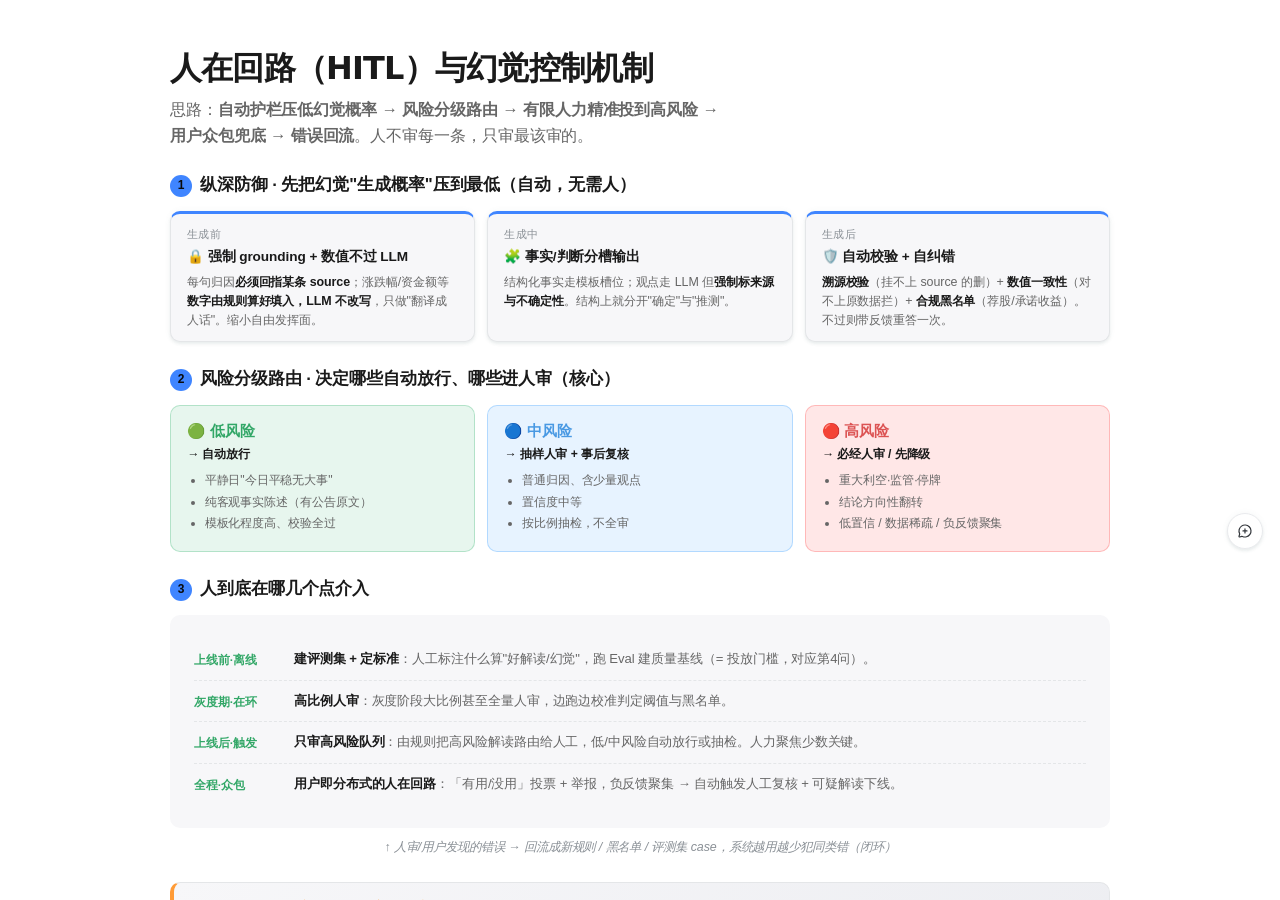
<file: canvas/hitl.html>
<!DOCTYPE html>
<html lang="zh-CN" data-theme="light">
<head>
  <meta charset="utf-8">
  <meta name="viewport" content="width=device-width, initial-scale=1">
  <title>Flux Brainstorming</title>
  <style>
    /* ─────────────────────────────────────────────────────────────
       Flux Design Token System
       基于 Flux 官方 Design Spec，使用 --f-* 前缀命名。
       默认 light 主题，通过 data-theme="dark" 切换深色模式。
       通过宿主 IframeBox 的 postMessage(ENV_UPDATE) 自动同步主题和语言。
       ───────────────────────────────────────────────────────────── */

    :root {
      /* ── 字体族 ── */
      --f-font-family-zh: 'PingFang SC', 'Noto Sans SC', 'Hiragino Sans GB', 'Helvetica Neue', Arial, sans-serif;
      --f-font-family-en: 'SF Pro Text', -apple-system, BlinkMacSystemFont, 'Segoe UI', sans-serif;
      --f-font-family-code: 'JetBrains Mono', 'SF Mono', 'Menlo', 'Consolas', monospace;
      --f-font-family-display: 'PingFang SC', 'Noto Sans SC', 'SF Pro Display', 'Inter', system-ui, sans-serif;

      --f-font-weight-regular: 400;
      --f-font-weight-medium: 500;
      --f-font-weight-semibold: 600;
      --f-font-weight-bold: 700;
      --f-font-weight-code: 450;

      /* ── 间距 ── */
      --f-spacer-0: 0px;
      --f-spacer-4: 4px;
      --f-spacer-6: 6px;
      --f-spacer-8: 8px;
      --f-spacer-12: 12px;
      --f-spacer-16: 16px;
      --f-spacer-24: 24px;
      --f-spacer-32: 32px;
      --f-spacer-40: 40px;

      /* ── 圆角 ── */
      --f-radius-2: 2px;
      --f-radius-4: 4px;
      --f-radius-6: 6px;
      --f-radius-8: 8px;
      --f-radius-10: 10px;
      --f-radius-full: 9999px;

      /* ── 动效 ── */
      --f-ease-out: cubic-bezier(0.22, 1, 0.36, 1);
      --f-ease-in-out: cubic-bezier(0.65, 0, 0.35, 1);
      --f-dur-fast: 120ms;
      --f-dur-base: 200ms;
      --f-dur-slow: 320ms;
    }

    /* ── Dark 主题（默认） ── */
    :root,
    [data-theme="dark"] {
      --f-bg-bg-base-default: #202328;
      --f-bg-bg-base-secondary: #141517;
      --f-bg-bg-base-tertiary: #212225;
      --f-bg-bg-overlay-l1: #e0e6f20a;
      --f-bg-bg-overlay-l2: #e0e6f20f;
      --f-bg-bg-overlay-l3: #e0e6f214;
      --f-bg-bg-overlay-l4: #e0e6f21f;
      --f-bg-bg-menu: #202123;
      --f-bg-bg-brand: #62cbff;
      --f-bg-bg-brand-hover: #34b3f2;
      --f-bg-bg-brand-sub: #1577f9;
      --f-bg-bg-invert: #dadde5;

      --f-text-text-default: #eeeeee;
      --f-text-text-secondary: #9599a6;
      --f-text-text-tertiary: #666b75;
      --f-text-text-disabled: #555a63;
      --f-text-text-brand: #25b6ff;
      --f-text-text-onbrand: #0c0c0d;

      --f-icon-icon-default: #dadce1;
      --f-icon-icon-secondary: #9599a6;
      --f-icon-icon-tertiary: #666b75;
      --f-icon-icon-brand: #25b6ff;

      --f-border-border-neutral-l1: #242428;
      --f-border-border-neutral-l2: #303135;
      --f-border-border-neutral-l3: #39393e;
      --f-border-border-brand: #25b6ff;
      --f-border-border-brand-sub: #1577f9;

      --f-accent-accent-teal: #2dd288;
      --f-accent-accent-coral: #ff9392;
      --f-accent-accent-amber: #dcb364;
      --f-accent-accent-cyan: #04cbe5;
      --f-accent-accent-blue: #7bb8ff;
      --f-accent-accent-magenta: #ec93ff;
      --f-accent-accent-violet: #bfa5ff;

      --f-status-success-default: #33c192;
      --f-status-alert-default: #e9b721;
      --f-status-warning-default: #f38612;
      --f-status-error-default: #f65a5a;
      --f-status-primary-default: #387bff;

      --f-tag-tag-blue-text: #68b1ee;
      --f-tag-tag-blue-bg: #6dbdff33;
      --f-tag-tag-blue-border: #6dbdff4d;
      --f-tag-tag-green-text: #61c490;
      --f-tag-tag-green-bg: #60dc9a33;
      --f-tag-tag-green-border: #60dc9a4d;
      --f-tag-tag-red-text: #f07676;
      --f-tag-tag-red-bg: #f7606029;
      --f-tag-tag-red-border: #f760604d;
      --f-tag-tag-purple-text: #a291f0;
      --f-tag-tag-purple-bg: #a48fff1f;
      --f-tag-tag-purple-border: #a48fff4d;

      --f-shadow-elevation-100:
        0 0.5px 0 0 rgba(255, 255, 255, 0.06) inset,
        0 0.5px 0 0 rgba(255, 255, 255, 0.06),
        0 2px 6px 0 rgba(0, 0, 0, 0.2);
      --f-shadow-elevation-200:
        0 0.5px 0 0 rgba(255, 255, 255, 0.06) inset,
        0 4px 8px 0 rgba(0, 0, 0, 0.3);
      --f-shadow-elevation-300:
        0 0.5px 0 0 rgba(255, 255, 255, 0.08) inset,
        0 6px 12px 0 rgba(0, 0, 0, 0.4);
    }

    /* ── Light 主题 ── */
    [data-theme="light"] {
      --f-bg-bg-base-default: #f7f7f9;
      --f-bg-bg-base-secondary: #ffffff;
      --f-bg-bg-base-tertiary: #ecedf1;
      --f-bg-bg-overlay-l1: #8888880f;
      --f-bg-bg-overlay-l2: #8888881a;
      --f-bg-bg-overlay-l3: #88888824;
      --f-bg-bg-overlay-l4: #88888833;
      --f-bg-bg-menu: #ffffff;
      --f-bg-bg-brand: #58c7ff;
      --f-bg-bg-brand-hover: #7dd4ff;
      --f-bg-bg-brand-sub: #4495ff;
      --f-bg-bg-invert: #36393d;

      --f-text-text-default: #1a1a1a;
      --f-text-text-secondary: #666666;
      --f-text-text-tertiary: #8a9096;
      --f-text-text-disabled: #b2b2b2;
      --f-text-text-brand: #009ce9;
      --f-text-text-onbrand: #090a0b;

      --f-icon-icon-default: #31353a;
      --f-icon-icon-secondary: #5b6066;
      --f-icon-icon-tertiary: #8a9096;
      --f-icon-icon-brand: #58c7ff;

      --f-border-border-neutral-l1: #e9eaed;
      --f-border-border-neutral-l2: #e4e6e8;
      --f-border-border-neutral-l3: #dfdfe0;
      --f-border-border-brand: #58c7ff;
      --f-border-border-brand-sub: #4495ff;

      --f-accent-accent-teal: #00b983;
      --f-accent-accent-coral: #ff6b45;
      --f-accent-accent-amber: #f2a90c;
      --f-accent-accent-cyan: #00b6f5;
      --f-accent-accent-blue: #3f85ff;
      --f-accent-accent-magenta: #f53cff;
      --f-accent-accent-violet: #9570ff;

      --f-status-success-default: #15a877;
      --f-status-alert-default: #fec700;
      --f-status-warning-default: #ff9b36;
      --f-status-error-default: #fa5246;
      --f-status-primary-default: #2f74ff;

      --f-tag-tag-blue-text: #4999e3;
      --f-tag-tag-blue-bg: #389efe1f;
      --f-tag-tag-blue-border: #389efe4d;
      --f-tag-tag-green-text: #32a767;
      --f-tag-tag-green-bg: #3ab6721f;
      --f-tag-tag-green-border: #3ab6724d;
      --f-tag-tag-red-text: #dc5353;
      --f-tag-tag-red-bg: #ff3e3e1f;
      --f-tag-tag-red-border: #ff3e3e47;
      --f-tag-tag-purple-text: #735ed3;
      --f-tag-tag-purple-bg: #8b71ff1f;
      --f-tag-tag-purple-border: #8b71ff3d;

      --f-shadow-elevation-100:
        0 0 6px 0 rgba(93, 113, 121, 0.06),
        0 2px 3px 0 rgba(93, 113, 121, 0.1);
      --f-shadow-elevation-200:
        0 2px 6px 0 rgba(93, 113, 121, 0.08),
        0 2px 12px 0 rgba(93, 113, 121, 0.14);
      --f-shadow-elevation-300:
        0 0 2px 0 rgba(93, 113, 121, 0.16),
        0 4px 12px 0 rgba(93, 113, 121, 0.12),
        0 6px 20px 0 rgba(174, 185, 189, 0.2);
    }

    /* ─────────────────────────────────────────────────────────────
       Semantic Aliases — 向后兼容 + fragment 作者快捷引用
       将 Flux 官方 token 映射为更简短的语义别名。
       fragment <style> 块中可使用这些别名覆盖。
       ───────────────────────────────────────────────────────────── */
    :root,
    [data-theme="dark"],
    [data-theme="light"] {
      --bg-app:          var(--f-bg-bg-base-secondary);
      --bg-surface:      var(--f-bg-bg-base-default);
      --bg-subtle:       var(--f-bg-bg-base-tertiary);
      --bg-muted:        var(--f-bg-bg-overlay-l2);
      --border:          var(--f-border-border-neutral-l2);
      --border-strong:   var(--f-border-border-neutral-l3);
      --text-primary:    var(--f-text-text-default);
      --text-secondary:  var(--f-text-text-secondary);
      --text-tertiary:   var(--f-text-text-tertiary);
      --accent:          var(--f-bg-bg-brand);
      --accent-soft:     var(--f-bg-bg-overlay-l3);
      --accent-strong:   var(--f-bg-bg-brand-hover);
      --success:         var(--f-status-success-default);
      --warning:         var(--f-status-warning-default);
      --error:           var(--f-status-error-default);
      --selected-bg:     var(--f-bg-bg-overlay-l3);
      --selected-border: var(--f-border-border-brand);
      --selected-ring:   rgba(37, 182, 255, 0.22);

      --font-display:    var(--f-font-family-display);
      --font-body:       var(--f-font-family-zh);
      --font-mono:       var(--f-font-family-code);

      --radius-xs:       var(--f-radius-6);
      --radius-sm:       var(--f-radius-8);
      --radius-md:       var(--f-radius-10);
      --radius-lg:       18px;
      --radius-xl:       24px;
      --radius-pill:     var(--f-radius-full);

      --shadow-1:        var(--f-shadow-elevation-100);
      --shadow-2:        var(--f-shadow-elevation-200);
      --shadow-3:        var(--f-shadow-elevation-300);
      --shadow-focus:    0 0 0 4px var(--selected-ring);

      --space-1: 0.25rem;
      --space-2: 0.5rem;
      --space-3: 0.75rem;
      --space-4: 1rem;
      --space-5: 1.5rem;
      --space-6: 2rem;
      --space-7: 3rem;
      --space-8: 4rem;

      --ease-out:        var(--f-ease-out);
      --ease-in-out:     var(--f-ease-in-out);
      --dur-fast:        var(--f-dur-fast);
      --dur-base:        var(--f-dur-base);
      --dur-slow:        var(--f-dur-slow);
    }

    /* ── Light 别名覆盖（selected-ring 需要跟随主题变化） ── */
    [data-theme="light"] {
      --selected-ring: rgba(0, 156, 233, 0.18);
    }

    /* ── 字体族切换：英文通过 lang 属性 ── */
    html[lang="en"],
    html[lang^="en-"] {
      --font-body: var(--f-font-family-en);
      --font-display: var(--f-font-family-en);
    }

    /* ─────────────────────────────────────────────────────────────
       Reset & base
       ───────────────────────────────────────────────────────────── */
    *, *::before, *::after { box-sizing: border-box; margin: 0; padding: 0; }
    html, body { height: 100%; overflow: hidden; }

    body {
      font-family: var(--font-body);
      background: var(--bg-app);
      color: var(--text-primary);
      display: flex;
      flex-direction: column;
      line-height: 1.6;
      font-size: 15px;
      letter-spacing: -0.005em;
      -webkit-font-smoothing: antialiased;
      -moz-osx-font-smoothing: grayscale;
      text-rendering: optimizeLegibility;
    }

    ::selection { background: var(--accent-soft); color: var(--accent-strong); }

    /* ─────────────────────────────────────────────────────────────
       Layout chrome (header / main / indicator)
       ───────────────────────────────────────────────────────────── */
    .header {
      background: var(--bg-surface);
      padding: var(--space-3) var(--space-6);
      display: flex;
      justify-content: space-between;
      align-items: center;
      border-bottom: 1px solid var(--border);
      flex-shrink: 0;
      backdrop-filter: saturate(1.2);
    }
    .header h1 {
      font-size: 0.85rem;
      font-weight: 600;
      color: var(--text-secondary);
      letter-spacing: 0.02em;
    }
    .header .status {
      font-size: 0.72rem;
      color: var(--success);
      display: flex;
      align-items: center;
      gap: 0.45rem;
      font-weight: 500;
    }
    .header .status::before {
      content: '';
      width: 7px; height: 7px;
      background: var(--success);
      border-radius: 50%;
      box-shadow: 0 0 0 3px rgba(51, 193, 146, 0.18);
    }

    .main { flex: 1; overflow-y: auto; scroll-behavior: smooth; }
    .main::-webkit-scrollbar { width: 10px; height: 10px; }
    .main::-webkit-scrollbar-track { background: transparent; }
    .main::-webkit-scrollbar-thumb {
      background: var(--border-strong);
      border-radius: var(--radius-pill);
      border: 2px solid var(--bg-app);
    }
    .main::-webkit-scrollbar-thumb:hover { background: var(--text-tertiary); }

    #claude-content {
      padding: var(--space-7) var(--space-6);
      min-height: 100%;
      max-width: 1080px;
      margin: 0 auto;
    }

    .content-section {
      display: none;
      animation: fadeInUp var(--dur-slow) var(--ease-out);
    }
    .content-section.active { display: block; }

    @keyframes fadeInUp {
      from { opacity: 0; transform: translateY(8px); }
      to   { opacity: 1; transform: translateY(0); }
    }

    .indicator-bar {
      background: var(--bg-surface);
      border-top: 1px solid var(--border);
      padding: var(--space-3) var(--space-6);
      flex-shrink: 0;
      text-align: center;
      display: flex;
      align-items: center;
      justify-content: center;
      gap: var(--space-4);
    }
    .indicator-bar span {
      font-size: 0.78rem;
      color: var(--text-secondary);
    }
    .indicator-bar .selected-text {
      color: var(--accent);
      font-weight: 600;
    }

    #nav-btn-up, #nav-btn-down {
      width: 28px; height: 28px;
      border: 1px solid var(--border);
      background: var(--bg-surface);
      color: var(--text-secondary);
      border-radius: var(--radius-sm);
      cursor: pointer;
      font-size: 14px;
      line-height: 1;
      transition: all var(--dur-fast) var(--ease-out);
    }
    #nav-btn-up:hover:not(:disabled),
    #nav-btn-down:hover:not(:disabled) {
      border-color: var(--accent);
      color: var(--accent);
      transform: translateY(-1px);
    }
    #nav-btn-up:disabled, #nav-btn-down:disabled { opacity: 0.35; cursor: not-allowed; }
    #nav-page-count {
      font-family: var(--font-mono);
      font-size: 0.72rem;
      color: var(--text-tertiary);
      min-width: 2.5rem;
    }

    /* ─────────────────────────────────────────────────────────────
       Typography
       ───────────────────────────────────────────────────────────── */
    h1, h2, h3, h4, h5 {
      font-family: var(--font-display);
      color: var(--text-primary);
      line-height: 1.25;
    }
    h2 {
      font-size: 2rem;
      font-weight: 700;
      letter-spacing: -0.02em;
      margin-bottom: var(--space-2);
    }
    h3 {
      font-size: 1.1rem;
      font-weight: 600;
      letter-spacing: -0.01em;
      margin-bottom: var(--space-1);
    }
    h4 {
      font-size: 0.95rem;
      font-weight: 600;
      margin-bottom: var(--space-2);
    }
    p { color: var(--text-primary); }

    .subtitle {
      color: var(--text-secondary);
      font-size: 1.02rem;
      margin-bottom: var(--space-6);
      max-width: 62ch;
    }

    .section { margin-bottom: var(--space-6); }
    .label {
      display: inline-block;
      font-size: 0.68rem;
      color: var(--text-secondary);
      text-transform: uppercase;
      letter-spacing: 0.08em;
      font-weight: 600;
      margin-bottom: var(--space-2);
      padding: 2px 8px;
      background: var(--bg-subtle);
      border-radius: var(--radius-xs);
    }

    code {
      font-family: var(--font-mono);
      font-size: 0.88em;
      background: var(--bg-subtle);
      padding: 0.15em 0.4em;
      border-radius: var(--radius-xs);
      color: var(--accent-strong);
    }
    pre {
      font-family: var(--font-mono);
      font-size: 0.85rem;
      background: var(--bg-subtle);
      border: 1px solid var(--border);
      border-radius: var(--radius-md);
      padding: var(--space-4);
      overflow-x: auto;
      margin-bottom: var(--space-4);
    }
    pre code { background: none; padding: 0; color: inherit; }

    /* ─────────────────────────────────────────────────────────────
       Options (A/B/C choice cards)
       ───────────────────────────────────────────────────────────── */
    .options {
      display: flex;
      flex-direction: column;
      gap: var(--space-3);
    }
    .option {
      position: relative;
      background: var(--bg-surface);
      border: 1px solid transparent;
      border-radius: var(--radius-md);
      padding: var(--space-4) var(--space-5);
      cursor: pointer;
      transition: border-color var(--dur-fast) var(--ease-out),
                  transform var(--dur-fast) var(--ease-out),
                  box-shadow var(--dur-base) var(--ease-out),
                  background var(--dur-fast) var(--ease-out);
      display: flex;
      align-items: flex-start;
      gap: var(--space-4);
    }
    .option:hover {
      border-color: var(--border-strong);
      transform: translateY(-1px);
      box-shadow: var(--shadow-2);
    }
    .option.selected {
      background: var(--selected-bg);
      border-color: var(--selected-border);
      box-shadow: var(--shadow-focus), var(--shadow-2);
    }
    .option .letter {
      background: var(--bg-muted);
      color: var(--text-secondary);
      width: 2rem; height: 2rem;
      border-radius: var(--radius-sm);
      display: flex; align-items: center; justify-content: center;
      font-family: var(--font-display);
      font-weight: 700;
      font-size: 0.9rem;
      flex-shrink: 0;
      transition: all var(--dur-base) var(--ease-out);
    }
    .option.selected .letter {
      background: var(--accent);
      color: var(--f-text-text-onbrand);
      transform: scale(1.05);
    }
    .option .content { flex: 1; min-width: 0; }
    .option .content h3 {
      font-size: 1rem;
      margin-bottom: var(--space-1);
    }
    .option .content p {
      color: var(--text-secondary);
      font-size: 0.9rem;
      margin: 0;
    }

    /* ─────────────────────────────────────────────────────────────
       Cards (visual design options)
       ───────────────────────────────────────────────────────────── */
    .cards {
      display: grid;
      grid-template-columns: repeat(auto-fit, minmax(280px, 1fr));
      gap: var(--space-5);
    }
    .card {
      background: var(--bg-surface);
      border: 1px solid transparent;
      border-radius: var(--radius-lg);
      overflow: hidden;
      cursor: pointer;
      transition: transform var(--dur-base) var(--ease-out),
                  box-shadow var(--dur-base) var(--ease-out),
                  border-color var(--dur-fast) var(--ease-out);
      display: flex;
      flex-direction: column;
    }
    .card:hover {
      border-color: var(--border-strong);
      transform: translateY(-3px);
      box-shadow: var(--shadow-3);
    }
    .card.selected {
      border-color: var(--selected-border);
      box-shadow: var(--shadow-focus), var(--shadow-3);
    }
    .card-image {
      background:
        linear-gradient(135deg, var(--bg-subtle) 0%, var(--bg-muted) 100%);
      aspect-ratio: 16 / 10;
      display: flex;
      align-items: center;
      justify-content: center;
      overflow: hidden;
      position: relative;
    }
    .card-body { padding: var(--space-5); }
    .card-body h3 { margin-bottom: var(--space-1); }
    .card-body p { color: var(--text-secondary); font-size: 0.9rem; }

    /* ─────────────────────────────────────────────────────────────
       Mockup containers
       ───────────────────────────────────────────────────────────── */
    .mockup {
      background: var(--bg-surface);
      border: 1px solid var(--border);
      border-radius: var(--radius-lg);
      overflow: hidden;
      margin-bottom: var(--space-5);
      box-shadow: var(--shadow-2);
    }
    .mockup-header {
      background: var(--bg-subtle);
      padding: var(--space-2) var(--space-4);
      font-size: 0.75rem;
      color: var(--text-secondary);
      border-bottom: 1px solid var(--border);
      font-weight: 500;
      display: flex;
      align-items: center;
      gap: var(--space-2);
    }
    .mockup-header::before {
      content: '';
      width: 8px; height: 8px;
      border-radius: 50%;
      background: var(--border-strong);
      box-shadow: 14px 0 0 var(--border-strong), 28px 0 0 var(--border-strong);
      margin-right: 28px;
    }
    .mockup-body { padding: var(--space-5); }

    .mobile-mockup {
      max-width: 375px;
      margin: 0 auto var(--space-5) auto;
      border: 10px solid var(--f-bg-bg-base-secondary);
      border-radius: 40px;
      overflow: hidden;
      background: var(--bg-surface);
      box-shadow: var(--shadow-3);
      position: relative;
    }
    .mobile-mockup::before {
      content: '';
      position: absolute;
      top: 10px; left: 50%;
      transform: translateX(-50%);
      width: 110px; height: 22px;
      background: var(--f-bg-bg-base-secondary);
      border-radius: 0 0 14px 14px;
      z-index: 2;
    }
    .mobile-mockup .mockup-header {
      background: var(--bg-subtle);
      padding: var(--space-4) var(--space-3) var(--space-2);
      text-align: center;
      font-size: 0.78rem;
      font-weight: 600;
      color: var(--text-primary);
      border-bottom: 1px solid var(--border);
    }
    .mobile-mockup .mockup-header::before { display: none; }
    .mobile-mockup .mockup-body {
      min-height: 600px;
      padding: var(--space-5);
      position: relative;
    }

    /* ─────────────────────────────────────────────────────────────
       Layout utilities
       ───────────────────────────────────────────────────────────── */
    .split {
      display: grid;
      grid-template-columns: 1fr 1fr;
      gap: var(--space-5);
    }
    @media (max-width: 800px) { .split { grid-template-columns: 1fr; } }

    .pros-cons {
      display: grid;
      grid-template-columns: 1fr 1fr;
      gap: var(--space-4);
      margin: var(--space-4) 0;
    }
    .pros, .cons {
      background: var(--bg-surface);
      border-radius: var(--radius-md);
      padding: var(--space-4);
    }
    .pros h4 {
      color: var(--success);
      font-size: 0.78rem;
      text-transform: uppercase;
      letter-spacing: 0.06em;
      margin-bottom: var(--space-3);
      display: flex;
      align-items: center;
      gap: var(--space-2);
    }
    .cons h4 {
      color: var(--error);
      font-size: 0.78rem;
      text-transform: uppercase;
      letter-spacing: 0.06em;
      margin-bottom: var(--space-3);
      display: flex;
      align-items: center;
      gap: var(--space-2);
    }
    .pros h4::before { content: '✓'; font-size: 1rem; }
    .cons h4::before { content: '✗'; font-size: 1rem; }
    .pros ul, .cons ul {
      margin-left: 1.1rem;
      font-size: 0.9rem;
      color: var(--text-secondary);
    }
    .pros li, .cons li { margin-bottom: var(--space-1); }

    /* ─────────────────────────────────────────────────────────────
       Generic elements
       ───────────────────────────────────────────────────────────── */
    table {
      width: 100%;
      border-collapse: collapse;
      margin-bottom: var(--space-5);
      font-size: 0.9rem;
      background: var(--bg-surface);
      border-radius: var(--radius-md);
      overflow: hidden;
    }
    th, td {
      border-bottom: 1px solid var(--border);
      padding: var(--space-3) var(--space-4);
      text-align: left;
    }
    tr:last-child td { border-bottom: none; }
    th {
      background: var(--bg-subtle);
      font-weight: 600;
      color: var(--text-secondary);
      font-size: 0.78rem;
      text-transform: uppercase;
      letter-spacing: 0.05em;
    }
    tr:hover td { background: var(--bg-subtle); }

    ul, ol { padding-left: 1.4rem; margin-bottom: var(--space-4); }
    li { margin-bottom: var(--space-1); }

    a {
      color: var(--f-text-text-brand);
      text-decoration: none;
      border-bottom: 1px solid transparent;
      transition: border-color var(--dur-fast);
    }
    a:hover { border-bottom-color: var(--f-text-text-brand); }

    hr {
      border: none;
      border-top: 1px solid var(--border);
      margin: var(--space-6) 0;
    }

    /* ─────────────────────────────────────────────────────────────
       Wireframe / placeholder
       ───────────────────────────────────────────────────────────── */
    .placeholder {
      background: linear-gradient(
        90deg,
        var(--bg-subtle) 0%,
        var(--bg-muted) 50%,
        var(--bg-subtle) 100%
      );
      background-size: 200% 100%;
      animation: shimmer 2s linear infinite;
      border-radius: var(--radius-md);
      padding: var(--space-6);
      text-align: center;
      color: var(--text-tertiary);
      font-size: 0.85rem;
    }
    @keyframes shimmer {
      0% { background-position: 200% 0; }
      100% { background-position: -200% 0; }
    }

    .mock-nav {
      background: linear-gradient(135deg, var(--accent) 0%, var(--accent-strong) 100%);
      color: var(--f-text-text-onbrand);
      padding: var(--space-3) var(--space-5);
      display: flex;
      gap: var(--space-5);
      font-size: 0.9rem;
      font-weight: 500;
      border-radius: var(--radius-sm) var(--radius-sm) 0 0;
    }
    .mock-sidebar {
      background: var(--bg-subtle);
      padding: var(--space-4);
      min-width: 200px;
      border-right: 1px solid var(--border);
      font-size: 0.88rem;
      color: var(--text-secondary);
    }
    .mock-content {
      padding: var(--space-5);
      flex: 1;
      min-width: 0;
    }
    .mock-button {
      background: var(--accent);
      color: var(--f-text-text-onbrand);
      border: none;
      padding: var(--space-2) var(--space-4);
      border-radius: var(--radius-sm);
      font-size: 0.88rem;
      font-weight: 500;
      cursor: pointer;
      transition: all var(--dur-fast) var(--ease-out);
      box-shadow: var(--shadow-1);
    }
    .mock-button:hover {
      background: var(--accent-strong);
      transform: translateY(-1px);
      box-shadow: var(--shadow-2);
    }
    .mock-input {
      background: var(--bg-surface);
      border: 1px solid var(--border);
      border-radius: var(--radius-sm);
      padding: var(--space-2) var(--space-3);
      width: 100%;
      font-family: inherit;
      font-size: 0.9rem;
      color: var(--text-primary);
      transition: border-color var(--dur-fast), box-shadow var(--dur-fast);
    }
    .mock-input:focus {
      outline: none;
      border-color: var(--f-border-border-brand);
      box-shadow: var(--shadow-focus);
    }

    /* ─────────────────────────────────────────────────────────────
       Flux Tag styles
       ───────────────────────────────────────────────────────────── */
    .flux-tag {
      display: inline-block;
      padding: 2px 8px;
      border-radius: var(--f-radius-4);
      font-size: 12px;
      line-height: 18px;
      border: 1px solid;
    }
    .flux-tag-blue { color: var(--f-tag-tag-blue-text); background: var(--f-tag-tag-blue-bg); border-color: var(--f-tag-tag-blue-border); }
    .flux-tag-green { color: var(--f-tag-tag-green-text); background: var(--f-tag-tag-green-bg); border-color: var(--f-tag-tag-green-border); }
    .flux-tag-red { color: var(--f-tag-tag-red-text); background: var(--f-tag-tag-red-bg); border-color: var(--f-tag-tag-red-border); }
    .flux-tag-purple { color: var(--f-tag-tag-purple-text); background: var(--f-tag-tag-purple-bg); border-color: var(--f-tag-tag-purple-border); }

    /* ─────────────────────────────────────────────────────────────
       Utility classes
       ───────────────────────────────────────────────────────────── */
    .badge {
      display: inline-flex;
      align-items: center;
      gap: 0.3rem;
      padding: 0.2rem 0.6rem;
      background: var(--accent-soft);
      color: var(--accent);
      border-radius: var(--radius-pill);
      font-size: 0.72rem;
      font-weight: 600;
      letter-spacing: 0.02em;
    }
    .stack-sm > * + * { margin-top: var(--space-2); }
    .stack-md > * + * { margin-top: var(--space-4); }
    .stack-lg > * + * { margin-top: var(--space-6); }
    .text-muted { color: var(--text-secondary); }
    .text-subtle { color: var(--text-tertiary); }
    .surface {
      background: var(--bg-surface);
      border-radius: var(--radius-md);
      padding: var(--space-5);
    }

    /* Reduce motion */
    @media (prefers-reduced-motion: reduce) {
      *, *::before, *::after {
        animation-duration: 0.01ms !important;
        transition-duration: 0.01ms !important;
      }
    }

    /* FROZEN — 协议见 visual-companion.md */
.mc-footer {
  position: fixed;
  left: 0;
  right: 0;
  bottom: 0;
  z-index: 1000;
  display: flex;
  align-items: center;
  justify-content: space-between;
  height: 48px;
  padding: 0 20px;
  background-color: var(--f-bg-bg-menu);
}

/* 覆盖 inline hidden 的隐藏方式，确保 display 与 flex 切换可控 */
.mc-footer[hidden] {
  display: none;
}

.mc-footer-info {
  display: flex;
  align-items: center;
  font-size: 14px;
  line-height: 22px;
  font-weight: var(--f-font-weight-regular);
  color: var(--f-text-text-secondary);
}

.mc-footer-count {
  color: var(--f-text-text-default);
  font-size: 16px;
  line-height: 24px;
  font-weight: var(--f-font-weight-semibold);
  margin: 0;
}

/* 计数区：组内数字与文案 4px，两组之间 12px（设计稿 node 340-18924） */
.mc-footer-default {
  display: inline-flex;
  align-items: center;
  gap: var(--f-spacer-12);
}
.mc-footer-stat,
.mc-footer-annos {
  display: inline-flex;
  align-items: center;
  gap: var(--f-spacer-4);
}
.mc-footer-annos[hidden] {
  display: none;
}
.mc-footer-anno-count {
  color: var(--f-text-text-default);
  font-size: 16px;
  line-height: 24px;
  font-weight: var(--f-font-weight-semibold);
  margin: 0;
}

/* 默认态 / 批注态 文案切换：默认只显示 default，批注态只显示 annotating */
.mc-footer-annotating {
  display: none;
}
body.mc-anno-active .mc-footer-default {
  display: none;
}
body.mc-anno-active .mc-footer-annotating[data-lang='zh'] {
  display: inline;
}
html[lang='en'] body.mc-anno-active .mc-footer-annotating[data-lang='zh'],
html[lang^='en-'] body.mc-anno-active .mc-footer-annotating[data-lang='zh'] {
  display: none;
}
html[lang='en'] body.mc-anno-active .mc-footer-annotating[data-lang='en'],
html[lang^='en-'] body.mc-anno-active .mc-footer-annotating[data-lang='en'] {
  display: inline;
}

.mc-footer-actions {
  position: relative;
  display: flex;
  align-items: center;
  gap: var(--f-spacer-8);
}

.mc-footer-submit-tip {
  position: absolute;
  right: 0;
  bottom: calc(100% + 8px);
  display: none;
  padding: 7px var(--f-spacer-8);
  border: 1px solid var(--f-border-border-neutral-l1);
  border-radius: var(--f-radius-8);
  background-color: var(--f-bg-bg-base-secondary);
  color: var(--f-text-text-default);
  box-shadow: var(--f-shadow-elevation-100);
  font-size: 12px;
  line-height: 18px;
  white-space: nowrap;
  pointer-events: none;
}
body.mc-anno-active .mc-footer-actions:hover .mc-footer-submit-tip,
body.mc-anno-active .mc-footer-actions:focus-within .mc-footer-submit-tip {
  display: block;
}

.mc-footer-submit {
  display: inline-flex;
  align-items: center;
  justify-content: center;
  gap: var(--f-spacer-4);
  height: 32px;
  padding: 0 var(--f-spacer-16);
  border: none;
  border-radius: 8px;
  background-color: var(--f-bg-bg-invert);
  color: var(--f-bg-bg-base-secondary);
  font-family: inherit;
  font-size: 14px;
  line-height: 1;
  font-weight: var(--f-font-weight-semibold);
  cursor: pointer;
  transition:
    background-color 0.15s ease,
    opacity 0.15s ease;
}

.mc-footer-submit:hover:not(:disabled) {
  opacity: 0.85;
}

.mc-footer-submit:active:not(:disabled) {
  opacity: 0.7;
}

.mc-footer-submit:disabled {
  opacity: 0.5;
  cursor: not-allowed;
}

.mc-footer-submit-arrow {
  display: inline-flex;
  align-items: center;
  font-size: 14px;
  line-height: 1;
}

body.has-mc-footer {
  padding-bottom: 48px;
}

[data-mc-toggle] {
  cursor: pointer;
  user-select: none;
}
[data-mc-toggle][aria-disabled='true'],
[data-mc-toggle][disabled] {
  cursor: not-allowed;
  opacity: 0.5;
}
[data-mc-toggle]:focus-visible {
  outline: 2px solid var(--f-border-border-brand);
  outline-offset: 2px;
}

.mc-footer [data-lang='en'] {
  display: none;
}
html[lang='en'] .mc-footer [data-lang='zh'],
html[lang^='en-'] .mc-footer [data-lang='zh'] {
  display: none;
}
html[lang='en'] .mc-footer [data-lang='en'],
html[lang^='en-'] .mc-footer [data-lang='en'] {
  display: inline;
}

/* ══════════════════════════════════════════════════════════════
   批注（Annotation）—— 见 visual-companion.md「批注模式」
   ══════════════════════════════════════════════════════════════ */

/* ── 右下角批注入口按钮（三态：默认 / 激活 / hover tooltip） ── */
.mc-anno-toggle {
  position: fixed;
  right: 17px;
  top: calc(50% + 63px); /* 与宿主分页器同轴，并保持设计稿标注的 12px 间距 */
  z-index: 1001;
  display: inline-flex;
  align-items: center;
  justify-content: center;
  width: 36px;
  height: 36px;
  box-sizing: border-box;
  padding: 2px;
  border: 1px solid var(--f-border-border-neutral-l1);
  border-radius: var(--f-radius-full);
  background-color: var(--f-bg-bg-base-secondary);
  color: var(--f-icon-icon-default);
  cursor: pointer;
  box-shadow: var(--f-shadow-elevation-100);
  transition:
    color var(--f-dur-fast) var(--f-ease-out),
    background-color var(--f-dur-fast) var(--f-ease-out),
    border-color var(--f-dur-fast) var(--f-ease-out);
}
.mc-anno-toggle[hidden] {
  display: none;
}
/* hover：overlay-l1 圆形底色，不带描边和阴影（设计稿 node 340-18284） */
.mc-anno-toggle:hover {
  background-color: var(--f-bg-bg-base-secondary);
  background-image: linear-gradient(
    var(--f-bg-bg-overlay-l1),
    var(--f-bg-bg-overlay-l1)
  );
  border-color: transparent;
  box-shadow: none;
}
/* 激活态：深色实心圆钮 + 反色图标（对齐设计稿 node 340-18441）。
   底色用 --f-bg-bg-invert，图标用 --f-bg-bg-base-secondary（与 invert 天然反色，
   亮/暗主题下均保证对比度）。 */
.mc-anno-toggle[aria-pressed='true'] {
  background-color: var(--f-bg-bg-invert);
  background-image: none;
  border-color: var(--f-bg-bg-invert);
  color: var(--f-bg-bg-base-secondary);
}
.mc-anno-toggle-icon {
  display: inline-flex;
  align-items: center;
  justify-content: center;
}
.mc-anno-toggle-icon svg {
  width: 16px;
  height: 16px;
}

/* 入口按钮左侧 tooltip（打开/关闭批注模式）——浅色（对齐设计稿 node 340-19418）：
   白底 + neutral-l1 描边 + text-default 深字 + radius-8 + 12/18 字 + 柔和阴影 */
.mc-anno-toggle-tip {
  position: absolute;
  right: calc(100% + 8px);
  top: 50%;
  transform: translateY(-50%);
  display: none;
  white-space: nowrap;
  padding: 7px var(--f-spacer-8);
  border-radius: var(--f-radius-8);
  background-color: var(--f-bg-bg-base-secondary);
  border: 1px solid var(--f-border-border-neutral-l1);
  color: var(--f-text-text-default);
  font-size: 12px;
  line-height: 18px;
  pointer-events: none;
  box-shadow: var(--f-shadow-elevation-100);
}
.mc-anno-toggle:hover .mc-anno-toggle-tip[data-lang='zh'] {
  display: inline-block;
}
/* tooltip 语言可见性（默认中文，英文环境切换） */
.mc-anno-toggle-tip[data-lang='en'] {
  display: none;
}
html[lang='en'] .mc-anno-toggle:hover .mc-anno-toggle-tip[data-lang='zh'],
html[lang^='en-'] .mc-anno-toggle:hover .mc-anno-toggle-tip[data-lang='zh'] {
  display: none;
}
html[lang='en'] .mc-anno-toggle:hover .mc-anno-toggle-tip[data-lang='en'],
html[lang^='en-'] .mc-anno-toggle:hover .mc-anno-toggle-tip[data-lang='en'] {
  display: inline-block;
}

/* ── 批注模式下的画布交互 ── */
/* 不可批注区域统一弱化，当前已选选项抬高到遮罩之上
   （设计稿 node 654-20188）。遮罩使用主题背景 token，同时适配明暗主题。 */
body.mc-anno-active::before {
  content: '';
  position: fixed;
  inset: 0;
  z-index: 900;
  background-color: var(--f-bg-bg-base-secondary);
  opacity: 0.5;
  pointer-events: none;
}
body.mc-anno-active #claude-content {
  pointer-events: none;
}
body.mc-anno-active .mc-anno-target {
  position: relative;
  z-index: 901;
  pointer-events: auto;
}

/* 自定义评论光标：完整复用设计稿 node 340-18345 导出的 SVG（含白色衬底与双层阴影）。
   ⚠️ CSS cursor 的 SVG data-uri 无法引用 --f-* 变量，图标颜色固定取设计稿中
   icon-default / icon-onaccent 的 light 色值；光标由系统层绘制，属 token 规则例外。 */
body.mc-anno-active .mc-anno-target {
  cursor:
    url('data:image/svg+xml;utf8,<svg xmlns="http://www.w3.org/2000/svg" width="39" height="39" viewBox="0 0 39 39" fill="none"><g filter="url(%23filter0_dd_340_18345)"><path d="M10.1584 23.5083C10.3054 23.8792 10.3381 24.2856 10.2524 24.6753L9.18736 27.9652C9.15305 28.1321 9.16192 28.3049 9.21314 28.4674C9.26436 28.6298 9.35622 28.7765 9.48003 28.8935C9.60383 29.0105 9.75547 29.0939 9.92056 29.1359C10.0857 29.1778 10.2587 29.1769 10.4234 29.1332L13.8364 28.1352C14.2041 28.0623 14.5849 28.0942 14.9354 28.2272C17.0707 29.2245 19.4897 29.4354 21.7655 28.823C24.0413 28.2105 26.0276 26.8139 27.374 24.8796C28.7205 22.9454 29.3405 20.5977 29.1246 18.2509C28.9088 15.904 27.871 13.7088 26.1944 12.0526C24.5178 10.3963 22.31 9.38542 19.9607 9.19828C17.6114 9.01114 15.2715 9.65976 13.3538 11.0297C11.4361 12.3997 10.0639 14.4029 9.47926 16.686C8.89462 18.969 9.13513 21.3852 10.1584 23.5083Z" fill="white"/><path d="M12.6276 10.0124C14.7849 8.47138 17.4174 7.74132 20.0602 7.95184C22.7031 8.16242 25.1868 9.30051 27.0729 11.1638C28.959 13.027 30.127 15.4963 30.3698 18.1364C30.6126 20.7765 29.9147 23.4175 28.4001 25.5934C26.8854 27.7695 24.6507 29.3409 22.0905 30.03C19.5565 30.712 16.8653 30.4847 14.4811 29.3923C14.3619 29.349 14.2341 29.3374 14.1091 29.3571L10.7741 30.3327C10.7641 30.3356 10.7539 30.3388 10.7438 30.3415C10.3735 30.4397 9.98429 30.4417 9.61296 30.3474C9.24165 30.253 8.90025 30.0655 8.62175 29.8024C8.34324 29.5392 8.13642 29.2089 8.02116 28.8434C7.90594 28.478 7.88541 28.0889 7.96257 27.7136L7.99773 27.5807L9.03679 24.3718C9.05911 24.2416 9.04775 24.1081 9.00163 23.9841C7.87731 21.6118 7.61661 18.9204 8.26823 16.3757C8.92598 13.8073 10.4703 11.5535 12.6276 10.0124Z" stroke="white" stroke-width="2.5" stroke-linecap="round" stroke-linejoin="round"/></g><path d="M10.1584 23.5083C10.3054 23.8792 10.3381 24.2856 10.2524 24.6753L9.18736 27.9652C9.15305 28.1321 9.16192 28.3049 9.21314 28.4674C9.26436 28.6298 9.35622 28.7765 9.48003 28.8935C9.60383 29.0105 9.75547 29.0939 9.92056 29.1359C10.0857 29.1778 10.2587 29.1769 10.4234 29.1332L13.8364 28.1352C14.2041 28.0623 14.5849 28.0942 14.9354 28.2272C17.0707 29.2245 19.4897 29.4354 21.7655 28.823C24.0413 28.2105 26.0276 26.8139 27.374 24.8796C28.7205 22.9454 29.3405 20.5977 29.1246 18.2509C28.9088 15.904 27.871 13.7088 26.1944 12.0526C24.5178 10.3963 22.31 9.38542 19.9607 9.19828C17.6114 9.01114 15.2715 9.65976 13.3538 11.0297C11.4361 12.3997 10.0639 14.4029 9.47926 16.686C8.89462 18.969 9.13513 21.3852 10.1584 23.5083Z" fill="white" stroke="%2331353A" stroke-width="2" stroke-linecap="round" stroke-linejoin="round"/><path d="M15.7858 19.1179H22.4525" stroke="%2331353A" stroke-width="2" stroke-linecap="round" stroke-linejoin="round"/><path d="M19.1178 15.7847V22.4514" stroke="%2331353A" stroke-width="2" stroke-linecap="round" stroke-linejoin="round"/><defs><filter id="filter0_dd_340_18345" x="4.76837e-06" y="2.00272e-05" width="38.3333" height="38.3333" filterUnits="userSpaceOnUse" color-interpolation-filters="sRGB"><feFlood flood-opacity="0" result="BackgroundImageFix"/><feColorMatrix in="SourceAlpha" type="matrix" values="0 0 0 0 0 0 0 0 0 0 0 0 0 0 0 0 0 0 127 0" result="hardAlpha"/><feOffset/><feGaussianBlur stdDeviation="3.33333"/><feComposite in2="hardAlpha" operator="out"/><feColorMatrix type="matrix" values="0 0 0 0 0.52549 0 0 0 0 0.541176 0 0 0 0 0.596078 0 0 0 0.08 0"/><feBlend mode="normal" in2="BackgroundImageFix" result="effect1_dropShadow_340_18345"/><feColorMatrix in="SourceAlpha" type="matrix" values="0 0 0 0 0 0 0 0 0 0 0 0 0 0 0 0 0 0 127 0" result="hardAlpha"/><feOffset dy="3.33333"/><feGaussianBlur stdDeviation="1.66667"/><feComposite in2="hardAlpha" operator="out"/><feColorMatrix type="matrix" values="0 0 0 0 0.525311 0 0 0 0 0.541465 0 0 0 0 0.595309 0 0 0 0.16 0"/><feBlend mode="normal" in2="effect1_dropShadow_340_18345" result="effect2_dropShadow_340_18345"/><feBlend mode="normal" in="SourceGraphic" in2="effect2_dropShadow_340_18345" result="shape"/></filter></defs></svg>')
      9 30,
    pointer;
}
/* 批注模式下：已带标记的 option 不再显示评论光标（仅标记可交互） */
body.mc-anno-active .mc-anno-has-marker {
  cursor: default;
}
/* 批注模式下的 hover 反馈：只高亮"当前会锚定的那个载体"（由 JS 打 .mc-anno-hover）。
   嵌套时内层载体优先，故仅内层亮、外层不亮，避免"内外层同时描边"的歧义。
   已带标记的载体不再提示。 */
body.mc-anno-active .mc-anno-hover:not(.mc-anno-has-marker) {
  outline: 2px dashed var(--f-border-border-brand);
  outline-offset: 2px;
  border-radius: var(--radius-sm);
}
/* 批注模式下未选项完全退出命中测试，仅保留当前选中项的批注交互 */
body.mc-anno-active .option:not(.selected),
body.mc-anno-active .card:not(.selected) {
  pointer-events: none;
  cursor: default;
}
/* 批注模式下抑制选项原有的 hover 位移 / 阴影反馈 */
body.mc-anno-active .option:hover,
body.mc-anno-active .card:hover {
  transform: none;
  box-shadow: none;
}

/* ── option 上的批注气泡标记 ── */
/* 承载标记的元素需建立定位上下文（.option 默认已 relative，.card 兜底）；
   .card 默认 overflow:hidden 会裁掉溢出的标记气泡，带标记时放开 */
.mc-anno-has-marker {
  position: relative;
}
.card.mc-anno-has-marker {
  overflow: visible;
}
.mc-anno-marker {
  position: absolute;
  top: -16px;
  right: 16px;
  z-index: 6;
  display: inline-flex;
  align-items: center;
  justify-content: center;
  width: 24px;
  height: 24px;
  border: none;
  border-radius: 0;
  background: transparent;
  color: var(--f-bg-bg-brand-sub);
  cursor: pointer;
  padding: 0;
  overflow: visible;
}
.mc-anno-marker.mc-anno-marker-positioned {
  right: auto;
  transform: translateY(-100%);
}
.mc-anno-marker svg {
  flex: none;
  width: 34px;
  height: 34px;
  overflow: visible;
}

/* hover 标记时的内容浮层（只读预览）。
   浮层挂在 body 上、按视口坐标定位（body 不滚动，滚动发生在 .main） */
.mc-anno-preview {
  position: fixed;
  z-index: 1002;
  max-width: 280px;
  padding: 8px 12px;
  border-radius: var(--f-radius-8);
  background-color: var(--f-bg-bg-menu);
  color: var(--f-text-text-default);
  font-size: 13px;
  line-height: 20px;
  box-shadow: var(--f-shadow-elevation-200);
  border: 1px solid var(--f-border-border-neutral-l2);
  white-space: pre-wrap;
  word-break: break-word;
  pointer-events: none;
}
.mc-anno-preview[hidden] {
  display: none;
}

/* ── 添加 / 编辑评论弹窗 ── */
.mc-anno-popover {
  position: fixed;
  z-index: 1003;
  display: flex;
  flex-direction: column;
  align-items: flex-start;
  gap: var(--f-spacer-16);
  width: 360px;
  max-width: calc(100vw - 16px);
  padding: 12px;
  border-radius: var(--f-radius-8);
  background-color: var(--f-bg-bg-base-secondary);
  border: 1px solid var(--f-border-border-neutral-l1);
  box-shadow: var(--f-shadow-elevation-300);
}
.mc-anno-popover[hidden] {
  display: none;
}
.mc-anno-popover-head {
  display: flex;
  align-items: center;
  justify-content: space-between;
  width: 100%;
  min-height: 24px;
}
.mc-anno-popover-title {
  font-size: 14px;
  line-height: 22px;
  font-weight: var(--f-font-weight-semibold);
  color: var(--f-text-text-default);
}
.mc-anno-popover-close {
  display: inline-flex;
  align-items: center;
  justify-content: center;
  width: 24px;
  height: 24px;
  border: none;
  border-radius: var(--f-radius-6);
  background: transparent;
  color: var(--f-icon-icon-secondary);
  cursor: pointer;
}
.mc-anno-popover-close svg {
  width: 16px;
  height: 16px;
}
.mc-anno-popover-close:hover {
  background-color: var(--f-bg-bg-overlay-l2);
  color: var(--f-icon-icon-default);
}
/* 多行输入：最多展示 7 行(20px 行高 * 7 = 140px)，超出内部滚动，
   内容区最大高度 340px（含 padding），需求约定 */
.mc-anno-popover-input {
  display: block;
  width: 100%;
  min-height: 68px;
  max-height: 340px;
  box-sizing: border-box;
  padding: 8px 12px;
  border: 1px solid var(--f-border-border-neutral-l1);
  border-radius: var(--f-radius-8);
  background-color: var(--f-bg-bg-overlay-l1);
  color: var(--f-text-text-default);
  font-family: inherit;
  font-size: 13px;
  line-height: 20px;
  resize: none;
  overflow-y: auto;
}
.mc-anno-popover-input::placeholder {
  color: var(--f-text-text-tertiary);
}
.mc-anno-popover-input:focus {
  outline: none;
  border-color: var(--f-border-border-neutral-l1);
}
.mc-anno-popover-input::selection {
  color: var(--f-text-text-default);
  background-color: var(--f-tag-tag-blue-bg);
}
.mc-anno-popover-actions {
  display: flex;
  align-items: center;
  justify-content: flex-end;
  gap: var(--f-spacer-8);
  width: 100%;
  height: 28px;
}
/* 编辑态删除按钮独占左侧，取消 / 确定按钮靠右（设计稿 node 340-19369） */
.mc-anno-popover-delete {
  display: none;
  align-items: center;
  height: 28px;
  margin-right: auto;
  padding: 0 8px;
  border: none;
  border-radius: var(--f-radius-6);
  background: transparent;
  color: var(--f-status-error-default);
  font-family: inherit;
  font-size: 13px;
  font-weight: var(--f-font-weight-medium);
  cursor: pointer;
}
.mc-anno-popover-delete:hover {
  background-color: var(--f-tag-tag-red-bg);
}
.mc-anno-popover.mc-anno-editing .mc-anno-popover-delete {
  display: inline-flex;
}
.mc-anno-btn {
  display: inline-flex;
  align-items: center;
  justify-content: center;
  height: 28px;
  padding: 0 8px;
  border-radius: var(--f-radius-6);
  font-family: inherit;
  font-size: 13px;
  font-weight: var(--f-font-weight-medium);
  cursor: pointer;
  border: none;
  transition:
    opacity var(--f-dur-fast) var(--f-ease-out),
    background-color var(--f-dur-fast) var(--f-ease-out);
}
.mc-anno-btn-cancel {
  background-color: var(--f-bg-bg-overlay-l2);
  color: var(--f-text-text-default);
}
.mc-anno-btn-cancel:hover {
  background-color: var(--f-bg-bg-overlay-l2);
}
.mc-anno-btn-primary {
  background-color: var(--f-bg-bg-invert);
  color: var(--f-bg-bg-base-secondary);
}
.mc-anno-btn-primary:hover:not(:disabled) {
  opacity: 0.85;
}
.mc-anno-btn-primary:disabled {
  opacity: 0.5;
  cursor: not-allowed;
}
.mc-anno-btn-danger {
  background-color: var(--f-status-error-default);
  color: var(--f-bg-bg-base-secondary);
}
.mc-anno-btn-danger:hover {
  opacity: 0.88;
}

/* ── 删除二次确认气泡 ── */
.mc-anno-confirm {
  position: fixed;
  z-index: 1004;
  display: flex;
  flex-direction: column;
  gap: var(--f-spacer-8);
  width: 204px;
  padding: 8px 12px;
  border-radius: 12px;
  background-color: var(--f-bg-bg-menu);
  border: 1px solid var(--f-border-border-neutral-l1);
  backdrop-filter: blur(6px);
  box-shadow: var(--f-shadow-elevation-100);
}
.mc-anno-confirm[hidden] {
  display: none;
}
.mc-anno-confirm-heading {
  display: flex;
  align-items: center;
  gap: 8px;
  min-height: 24px;
}
.mc-anno-confirm-icon {
  flex-shrink: 0;
  color: var(--f-status-error-default);
  display: inline-flex;
}
.mc-anno-confirm-title {
  font-size: 13px;
  line-height: 20px;
  font-weight: var(--f-font-weight-medium);
  color: var(--f-text-text-default);
}
.mc-anno-confirm-text {
  font-size: 12px;
  line-height: 18px;
  color: var(--f-text-text-secondary);
  white-space: nowrap;
}
html[lang='en'] .mc-anno-confirm-text,
html[lang^='en-'] .mc-anno-confirm-text {
  white-space: normal;
}
.mc-anno-confirm-actions {
  display: flex;
  align-items: center;
  justify-content: flex-end;
  gap: var(--f-spacer-8);
}
.mc-anno-confirm .mc-anno-btn {
  padding: 0 6px;
}

/* ── 操作成功轻提示（删除成功等） ── */
.mc-anno-toast {
  position: fixed;
  left: 50%;
  top: 24px;
  transform: translateX(-50%);
  z-index: 1005;
  padding: 8px 16px;
  border-radius: var(--f-radius-8);
  background-color: var(--f-bg-bg-invert);
  color: var(--f-bg-bg-base-secondary);
  font-size: 13px;
  line-height: 20px;
  box-shadow: var(--f-shadow-elevation-200);
  pointer-events: none;
  opacity: 0;
  transition: opacity var(--f-dur-base) var(--f-ease-out);
}
.mc-anno-toast.mc-anno-toast-show {
  opacity: 1;
}

  </style>
</head>
<body>
  <!-- mc-footer 协议文档：skills/flux-brainstorm/visual-companion.md -->

  <div class="main">
    <div id="claude-content">
<style>
  .hl { --sys: var(--f-accent-accent-blue); --sys-bg: var(--f-tag-tag-blue-bg); --sys-bd: var(--f-tag-tag-blue-border);
    --hm: var(--f-accent-accent-teal); --hm-bg: var(--f-tag-tag-green-bg); --hm-bd: var(--f-tag-tag-green-border);
    --wn: var(--f-status-warning-default); --er: var(--f-accent-accent-coral); --er-bg: var(--f-tag-tag-red-bg); --er-bd: var(--f-tag-tag-red-border);
    max-width: 940px; margin:0 auto; }
  h2 { font-size:2rem; font-weight:700; letter-spacing:-0.025em; }
  .subtitle { margin-bottom:var(--space-4); }
  .sec { font-size:1.05rem; font-weight:700; margin:var(--space-5) 0 var(--space-3); display:flex; align-items:center; gap:8px; }
  .sec .n { width:22px;height:22px;border-radius:50%;background:var(--sys);color:var(--f-text-text-onbrand);font-size:0.75rem;font-weight:700;display:flex;align-items:center;justify-content:center; }

  .guards { display:grid; grid-template-columns:repeat(3,1fr); gap:var(--space-3); }
  @media(max-width:700px){.guards{grid-template-columns:1fr;}}
  .g { background:var(--bg-surface); border:1px solid var(--border); border-top:3px solid var(--sys); border-radius:var(--radius-md); padding:var(--space-3) var(--space-4); box-shadow:var(--shadow-1); }
  .g .gt { font-weight:700; font-size:0.85rem; margin-bottom:5px; display:flex; align-items:center; gap:6px; }
  .g .gd { font-size:0.78rem; color:var(--text-secondary); line-height:1.5; }
  .g .gd b { color:var(--text-primary); }
  .g .when { font-size:0.68rem; color:var(--text-tertiary); text-transform:uppercase; letter-spacing:0.04em; margin-bottom:3px; }

  .route { display:grid; grid-template-columns:repeat(3,1fr); gap:var(--space-3); }
  @media(max-width:700px){.route{grid-template-columns:1fr;}}
  .r { border-radius:var(--radius-md); padding:var(--space-4); border:1px solid var(--border); }
  .r.low{ background:var(--hm-bg); border-color:var(--hm-bd); }
  .r.mid{ background:var(--sys-bg); border-color:var(--sys-bd); }
  .r.high{ background:var(--er-bg); border-color:var(--er-bd); }
  .r h3 { font-size:0.92rem; margin-bottom:4px; }
  .r.low h3{ color:var(--f-tag-tag-green-text);} .r.mid h3{ color:var(--f-tag-tag-blue-text);} .r.high h3{ color:var(--f-tag-tag-red-text);}
  .r .act { font-size:0.76rem; font-weight:700; color:var(--text-primary); margin-bottom:7px; }
  .r ul { margin:0; padding-left:1.1rem; }
  .r li { font-size:0.77rem; color:var(--text-secondary); line-height:1.5; margin-bottom:3px; }

  .steps { position:relative; }
  .step { display:flex; gap:12px; padding:10px 0; border-bottom:1px dashed var(--border); }
  .step:last-child{border-bottom:none;}
  .step .ph { flex-shrink:0; width:88px; font-size:0.72rem; font-weight:700; color:var(--f-tag-tag-green-text); padding-top:2px; }
  .step .sc { font-size:0.82rem; color:var(--text-secondary); line-height:1.5; }
  .step .sc b { color:var(--text-primary); }

  .key { background:linear-gradient(135deg,var(--bg-surface),var(--bg-subtle)); border:1px solid var(--border); border-left:4px solid var(--wn); border-radius:var(--radius-md); padding:var(--space-4); margin-top:var(--space-5); }
  .key h3 { font-size:0.95rem; margin-bottom:8px; color:var(--wn); }
  .key p { font-size:0.85rem; color:var(--text-secondary); line-height:1.6; margin:0; }
  .key b { color:var(--text-primary); }
</style>

<div class="hl">
<h2>人在回路（HITL）与幻觉控制机制</h2>
<p class="subtitle">思路：<b>自动护栏压低幻觉概率 → 风险分级路由 → 有限人力精准投到高风险 → 用户众包兜底 → 错误回流</b>。人不审每一条，只审最该审的。</p>

<div class="sec"><span class="n">1</span>纵深防御 · 先把幻觉"生成概率"压到最低（自动，无需人）</div>
<div class="guards">
  <div class="g" data-annotatable data-anno-label="源头约束">
    <div class="when">生成前</div>
    <div class="gt">🔒 强制 grounding + 数值不过 LLM</div>
    <div class="gd">每句归因<b>必须回指某条 source</b>；涨跌幅/资金额等<b>数字由规则算好填入，LLM 不改写</b>，只做"翻译成人话"。缩小自由发挥面。</div>
  </div>
  <div class="g" data-annotatable data-anno-label="生成中">
    <div class="when">生成中</div>
    <div class="gt">🧩 事实/判断分槽输出</div>
    <div class="gd">结构化事实走模板槽位；观点走 LLM 但<b>强制标来源与不确定性</b>。结构上就分开"确定"与"推测"。</div>
  </div>
  <div class="g" data-annotatable data-anno-label="生成后校验">
    <div class="when">生成后</div>
    <div class="gt">🛡️ 自动校验 + 自纠错</div>
    <div class="gd"><b>溯源校验</b>（挂不上 source 的删）+ <b>数值一致性</b>（对不上原数据拦）+ <b>合规黑名单</b>（荐股/承诺收益）。不过则带反馈重答一次。</div>
  </div>
</div>

<div class="sec"><span class="n">2</span>风险分级路由 · 决定哪些自动放行、哪些进人审（核心）</div>
<div class="route">
  <div class="r low" data-annotatable data-anno-label="低风险">
    <h3>🟢 低风险</h3>
    <div class="act">→ 自动放行</div>
    <ul>
      <li>平静日"今日平稳无大事"</li>
      <li>纯客观事实陈述（有公告原文）</li>
      <li>模板化程度高、校验全过</li>
    </ul>
  </div>
  <div class="r mid" data-annotatable data-anno-label="中风险">
    <h3>🔵 中风险</h3>
    <div class="act">→ 抽样人审 + 事后复核</div>
    <ul>
      <li>普通归因、含少量观点</li>
      <li>置信度中等</li>
      <li>按比例抽检，不全审</li>
    </ul>
  </div>
  <div class="r high" data-annotatable data-anno-label="高风险">
    <h3>🔴 高风险</h3>
    <div class="act">→ 必经人审 / 先降级</div>
    <ul>
      <li>重大利空·监管·停牌</li>
      <li>结论方向性翻转</li>
      <li>低置信 / 数据稀疏 / 负反馈聚集</li>
    </ul>
  </div>
</div>

<div class="sec"><span class="n">3</span>人到底在哪几个点介入</div>
<div class="steps surface" data-annotatable data-anno-label="人的介入点">
  <div class="step"><div class="ph">上线前·离线</div><div class="sc"><b>建评测集 + 定标准</b>：人工标注什么算"好解读/幻觉"，跑 Eval 建质量基线（= 投放门槛，对应第4问）。</div></div>
  <div class="step"><div class="ph">灰度期·在环</div><div class="sc"><b>高比例人审</b>：灰度阶段大比例甚至全量人审，边跑边校准判定阈值与黑名单。</div></div>
  <div class="step"><div class="ph">上线后·触发</div><div class="sc"><b>只审高风险队列</b>：由规则把高风险解读路由给人工，低/中风险自动放行或抽检。人力聚焦少数关键。</div></div>
  <div class="step"><div class="ph">全程·众包</div><div class="sc"><b>用户即分布式的人在回路</b>：「有用/没用」投票 + 举报，负反馈聚集 → 自动触发人工复核 + 可疑解读下线。</div></div>
</div>
<div style="text-align:center;font-size:0.78rem;color:var(--text-tertiary);margin-top:10px;font-style:italic;">↑ 人审/用户发现的错误 → 回流成新规则 / 黑名单 / 评测集 case，系统越用越少犯同类错（闭环）</div>

<div class="key" data-annotatable data-anno-label="核心张力">
  <h3>⚠️ 待你拍板的核心张力：人审 vs 实时性</h3>
  <p>盘中<b>重大利空/方向性翻转</b>最需要即时告诉用户，但也最需要人审——而人审要时间。两种处理，危害权衡不同：<br><b>方案 A（更稳）</b>：高风险 AI 归因<b>待人审后才放</b>，人审前<b>先降级只展示客观事实 + 公告原文链接</b>（不给 AI 主观归因）。<br><b>方案 B（更快）</b>：先发 AI 解读 + 显著"未经复核"标识，人审后修正。<br>金融场景我倾向 <b>A</b>——重大利空的错误归因危害极大，宁可慢一点先给事实。你怎么看？</p>
</div>
</div>
    </div>
  </div>

  <!-- FROZEN — 协议见 visual-companion.md -->
<footer id="mc-footer" class="mc-footer" hidden>
  <div class="mc-footer-info">
    <!-- 默认态：已选 N 项 / N 条批注 -->
    <span class="mc-footer-default">
      <span class="mc-footer-stat">
        <span data-lang="zh">已选：</span>
        <span data-lang="en">Selected:</span>
        <span id="mc-footer-count" class="mc-footer-count">0</span>
        <span data-lang="zh">个选项</span>
        <span data-lang="en">options</span>
      </span>
      <span id="mc-footer-annos" class="mc-footer-annos" hidden>
        <span class="mc-footer-anno-count">0</span>
        <span data-lang="zh">条批注</span>
        <span data-lang="en">annotations</span>
      </span>
    </span>
    <!-- 批注激活态：正在批注中 -->
    <span class="mc-footer-annotating" data-lang="zh">正在批注中</span>
    <span class="mc-footer-annotating" data-lang="en">Annotating</span>
  </div>
  <div class="mc-footer-actions">
    <div id="mc-footer-submit-tip" class="mc-footer-submit-tip" role="tooltip">
      <span data-lang="zh">需要退出评论模式才能继续操作</span>
      <span data-lang="en">Exit annotation mode to continue</span>
    </div>
    <button id="mc-footer-submit" type="button" class="mc-footer-submit">
      <span class="mc-footer-submit-arrow">→</span>
      <span class="mc-footer-submit-text" data-lang="zh">应用</span>
      <span class="mc-footer-submit-text" data-lang="en">Apply</span>
    </button>
  </div>
</footer>

<!-- 批注入口按钮（右下角，浮于画布之上），仅在存在可批注内容时出现 -->
<button
  id="mc-anno-toggle"
  type="button"
  class="mc-anno-toggle"
  hidden
  aria-pressed="false"
>
  <span class="mc-anno-toggle-tip" data-lang="zh"
    >打开批注模式</span
  >
  <span class="mc-anno-toggle-tip" data-lang="en"
    >Open annotation mode</span
  >
  <span class="mc-anno-toggle-icon" aria-hidden="true">
    <!-- Figma base/Chatbox-add（node 340-18286） -->
    <svg width="16" height="16" viewBox="0 0 16 16" fill="none">
      <path
        d="M2.59514 10.605C2.68336 10.8275 2.703 11.0713 2.65154 11.3051L2.01254 13.2791C1.99195 13.3792 1.99727 13.4829 2.028 13.5804C2.05873 13.6779 2.11385 13.7659 2.18814 13.8361C2.26242 13.9063 2.3534 13.9563 2.45246 13.9815C2.55151 14.0067 2.65535 14.0061 2.75414 13.9799L4.80193 13.3811C5.02256 13.3374 5.25105 13.3565 5.46133 13.4363C6.74256 14.0347 8.19395 14.1612 9.55942 13.7938C10.9249 13.4263 12.1167 12.5883 12.9245 11.4278C13.7324 10.2672 14.1044 8.85861 13.9749 7.4505C13.8454 6.0424 13.2227 4.72528 12.2168 3.73152C11.2108 2.73776 9.88615 2.13124 8.47656 2.01895C7.06697 1.90667 5.66301 2.29584 4.5124 3.11781C3.36178 3.93978 2.53845 5.14172 2.18767 6.51156C1.83689 7.88141 1.9812 9.33113 2.59514 10.605Z"
        stroke="currentColor"
        stroke-width="1.2"
        stroke-linecap="round"
        stroke-linejoin="round"
      />
      <path
        d="M5.97058 7.97052H9.97058"
        stroke="currentColor"
        stroke-width="1.2"
        stroke-linecap="round"
        stroke-linejoin="round"
      />
      <path
        d="M7.9707 5.97052V9.97052"
        stroke="currentColor"
        stroke-width="1.2"
        stroke-linecap="round"
        stroke-linejoin="round"
      />
    </svg>
  </span>
</button>

  <script>
    (function () {
      'use strict';
      var HOST_SOURCE = 'flux-host';
      var WHEEL_NAVIGATION_ENABLE = 'MIND_CANVAS_WHEEL_NAVIGATION_ENABLE';
      var WHEEL_EVENT = 'MIND_CANVAS_WHEEL';
      var wheelNavigationEnabled = false;

      function handleEnvUpdate(payload) {
        if (payload.theme) {
          document.documentElement.setAttribute('data-theme', payload.theme);
        }
        if (payload.lang) {
          document.documentElement.lang = payload.lang;
        }
      }

      window.sendToHost = function (type, payload, source) {
        window.parent.postMessage(
          {
            source: source || 'flux-iframe',
            type: type,
            payload: payload,
          },
          '*',
        );
      };

      window.addEventListener('message', function (e) {
        var msg = e.data;
        if (e.source !== window.parent || !msg || msg.source !== HOST_SOURCE) return;
        if (msg.type === 'ENV_UPDATE') {
          handleEnvUpdate(msg.payload);
          return;
        }
        if (msg.type === WHEEL_NAVIGATION_ENABLE) {
          wheelNavigationEnabled = Boolean(msg.payload && msg.payload.enabled);
        }
      });

      function canScrollInDirection(element, deltaY) {
        if (!element || element.scrollHeight <= element.clientHeight + 1) return false;
        if (deltaY < 0) return element.scrollTop > 1;
        return element.scrollTop + element.clientHeight < element.scrollHeight - 1;
      }

      function canNestedScrollerConsume(target, boundary, deltaY) {
        var current = target && target.nodeType === 1 ? target : null;
        while (current && current !== boundary) {
          var overflowY = window.getComputedStyle(current).overflowY;
          if (/^(auto|scroll|overlay)$/.test(overflowY) && canScrollInDirection(current, deltaY)) {
            return true;
          }
          current = current.parentElement;
        }
        return false;
      }

      window.addEventListener(
        'wheel',
        function (event) {
          if (
            !wheelNavigationEnabled ||
            event.defaultPrevented ||
            event.ctrlKey ||
            Math.abs(event.deltaX) > Math.abs(event.deltaY) ||
            event.deltaY === 0
          ) {
            return;
          }

          var main = document.querySelector('.main');
          if (
            canNestedScrollerConsume(event.target, main, event.deltaY) ||
            canScrollInDirection(main, event.deltaY)
          ) {
            return;
          }

          event.preventDefault();
          window.sendToHost(WHEEL_EVENT, {
            ctrlKey: event.ctrlKey,
            deltaMode: event.deltaMode,
            deltaX: event.deltaX,
            deltaY: event.deltaY,
          });
        },
        { passive: false },
      );

      window.sendToHost('REQUEST_ENV', null);
    })();
  </script>
  <script>
/* FROZEN — 协议见 visual-companion.md */
(function initMindCanvasFooter() {
  'use strict';

  var footer = document.getElementById('mc-footer');
  /* 纯静态页：AI 已删除 footer，跳过初始化 */
  if (!footer) return;

  var countEl = document.getElementById('mc-footer-count');
  var submitBtn = document.getElementById('mc-footer-submit');
  if (!countEl || !submitBtn) return;

  /* 批注相关 DOM（footer.html 中与 footer 同级注入，可能缺省则降级为纯选择） */
  var annoToggle = document.getElementById('mc-anno-toggle');
  var annosWrap = document.getElementById('mc-footer-annos');
  var annoCountEl = annosWrap
    ? annosWrap.querySelector('.mc-footer-anno-count')
    : null;

  /* 标记用户是否做出过任何操作（用于 footer 显隐门槛，避免 AI 预设值
     导致页面一加载就出现 footer） */
  var hasUserInteracted = false;

  /* 外部（宿主）下发的「继续/应用」按钮禁用态。
     宿主协议：
       host → iframe:
         { source: 'flux-host', type: 'MIND_CANVAS_FOOTER_STATE',
           payload: { disabled: boolean } } */
  var HOST_SOURCE = 'flux-host';
  var externallyDisabled = false;

  /* ── 批注状态（内存态，随 iframe 重载/翻页自然清空，不做持久化） ── */
  var annoMode = false; /* 是否处于批注激活态 */
  var annoSeq = 0; /* 自增 id */
  /* annotations: { id, target(Element), content, createdAt, updatedAt, edited } */
  var annotations = [];
  /* 当前 hover 高亮的载体（.mc-anno-hover），随鼠标移动切换 */
  var hoveredHost = null;

  /* ── 可批注载体选择器 ──
     两类载体：
       1) 选择题里"选中的"选项/卡片（footer 兜底，fragment 无需显式标记）
       2) 被显式标记 [data-annotatable] 的展示内容块（协议见 visual-companion.md）
     选项载体沿用「必须 selected」的既有语义；标记块无选中概念，不要求 selected。 */
  var OPTION_TARGET_SELECTOR =
    '.options[data-question] .option.selected, .cards[data-question] .card.selected';
  var OPTION_ANY_SELECTOR =
    '.options[data-question] .option, .cards[data-question] .card';
  var BLOCK_SELECTOR = '[data-annotatable]';

  /** 元素是否为「显式标记的可批注展示块」 */
  function isBlockTarget(el) {
    return Boolean(el && el.matches && el.matches(BLOCK_SELECTOR));
  }

  /** 元素自身是否是「合法的可批注载体」：
      - [data-annotatable] 展示块：直接合法（无选中概念）
      - 选择题（.options/.cards[data-question]）里的选项/卡片：仅"选中的"合法 */
  function isValidAnnotatableHost(el) {
    if (!el || !el.matches) return false;
    if (isBlockTarget(el)) return true;
    if (el.matches('.option, .card')) {
      var inQuestion = el.closest('.options[data-question], .cards[data-question]');
      return Boolean(inQuestion) && el.classList.contains('selected');
    }
    return false;
  }

  /** 从点击点向外逐层查找第一个"本身合法"的可批注载体。
      嵌套时内层合法载体优先命中；内层不合法（如未选中选项）则跳过、继续向外，
      最终回退到外层合法块，消除"点了没反应"的死区。找不到返回 null。 */
  function resolveAnnotatableHost(node) {
    var cur = node;
    while (cur && cur.nodeType === 1 && cur !== document.body) {
      if (isValidAnnotatableHost(cur)) return cur;
      cur = cur.parentElement;
    }
    return null;
  }

  /* ── 工具：i18n 文案 ── */
  function isEn() {
    var lang = document.documentElement.getAttribute('lang') || '';
    return lang === 'en' || lang.indexOf('en-') === 0;
  }
  function t(zh, en) {
    return isEn() ? en : zh;
  }

  /** 根据外部禁用态刷新 submit 按钮，独立于 400ms 点击防抖 */
  function applySubmitDisabled() {
    submitBtn.disabled = computeSubmitDisabled();
  }

  /** 「应用」禁用规则：外部禁用 / 批注模式中 / 无选中项且无批注 → 禁用 */
  function computeSubmitDisabled() {
    if (externallyDisabled) return true;
    if (annoMode) return true; /* 只有退出批注态才能应用 */
    var answered = countAnsweredQuestions();
    return answered === 0 && annotations.length === 0;
  }

  /** 标记用户已交互，并刷新 footer */
  function markInteracted() {
    hasUserInteracted = true;
    refresh();
  }

  /** 当前已被有效作答的「问题数」（不是控件数；多选选 N 个仍算 1 题） */
  function countAnsweredQuestions() {
    return gatherAnswers().length;
  }

  function refresh() {
    pruneAnnotationsForDeselectedTargets();
    var answered = countAnsweredQuestions();
    countEl.textContent = String(answered);

    /* 批注计数展示 */
    if (annosWrap && annoCountEl) {
      annoCountEl.textContent = String(annotations.length);
      annosWrap.hidden = annotations.length === 0;
    }

    /* footer 显隐门槛：有交互且（有作答 或 有批注 或 处于批注态） */
    var shouldShow =
      hasUserInteracted && (answered > 0 || annotations.length > 0 || annoMode);
    if (shouldShow) {
      footer.hidden = false;
      document.body.classList.add('has-mc-footer');
    } else {
      footer.hidden = true;
      document.body.classList.remove('has-mc-footer');
    }

    /* 批注入口按钮：仅当页面存在真实选择题（可批注载体）时出现 */
    if (annoToggle) {
      annoToggle.hidden = !hasAnnotatableOptions();
    }

    applySubmitDisabled();
  }

  /* click 事件：用户点击 .option / .card 才触发 footer 显示
     （helper.js 的 toggleSelect 已经负责切换 .selected 状态，这里只需感知交互）
     批注模式下选择被拦截（见下方 capture 监听），不会走到这里的选中逻辑 */
  document.addEventListener(
    'click',
    function (e) {
      if (annoMode) return;
      var target = e.target;
      if (!target || !target.closest) return;
      if (target.closest('.option, .card')) {
        /* 等到下一帧再 refresh，确保 toggleSelect 的 classList 改动已落到 DOM */
        setTimeout(markInteracted, 0);
      }
    },
    true,
  );

  /** 收集所有 .options[data-question] / .cards[data-question] 的有效作答 */
  function gatherAnswers() {
    var lines = [];
    var questions = document.querySelectorAll(
      '.options[data-question], .cards[data-question]',
    );
    for (var i = 0; i < questions.length; i++) {
      var q = questions[i];
      var qText = (q.getAttribute('data-question') || '').trim();
      if (!qText) continue;
      var values = [];
      var selected = q.querySelectorAll('.option.selected, .card.selected');
      for (var j = 0; j < selected.length; j++) {
        var el = selected[j];
        var label = optionLabel(el);
        var comments = annotationContentsForTarget(el);
        if (label && comments.length) {
          label += isEn()
            ? ' (Annotation: ' + comments.join('; ') + ')'
            : '（批注：' + comments.join('；') + '）';
        }
        if (label) values.push(label);
      }
      if (values.length) {
        lines.push(qText + ': ' + values.join('、'));
      }
    }
    return lines;
  }

  /** 取某个 .option / .card 的展示文案（优先 data-label，其次 h3，兜底 data-choice） */
  function optionLabel(el) {
    var label = (el.getAttribute('data-label') || '').trim();
    if (!label) {
      var h3 = el.querySelector('h3');
      if (h3 && h3.textContent) label = h3.textContent.trim();
    }
    if (!label) label = (el.getAttribute('data-choice') || '').trim();
    return label;
  }

  /** 取某个 [data-annotatable] 块的引用摘要：
      优先 data-anno-label，其次块内 h1-h4 标题，兜底块内文本截断。 */
  function blockLabel(el) {
    var label = (el.getAttribute('data-anno-label') || '').trim();
    if (!label) {
      var heading = el.querySelector('h1, h2, h3, h4');
      if (heading && heading.textContent) label = heading.textContent.trim();
    }
    if (!label) label = (el.textContent || '').trim();
    label = label.replace(/\s+/g, ' ');
    if (label.length > 40) label = label.slice(0, 40) + '…';
    return label;
  }

  /** 收集所有 [data-annotatable] 展示块上的批注（选项/卡片批注不在此收集，
      它们已跟随对应作答在 gatherAnswers 内输出）。
      返回形如「针对『<摘要>』：<评论>；<评论>」的文本行数组。 */
  function gatherBlockAnnotations() {
    var lines = [];
    var seen = [];
    for (var i = 0; i < annotations.length; i++) {
      var target = annotations[i].target;
      if (!isBlockTarget(target)) continue;
      if (seen.indexOf(target) !== -1) continue;
      seen.push(target);
      var comments = annotationContentsForTarget(target);
      if (!comments.length) continue;
      var summary = blockLabel(target);
      lines.push(
        isEn()
          ? 'On "' + summary + '": ' + comments.join('; ')
          : '针对『' + summary + '』：' + comments.join('；'),
      );
    }
    return lines;
  }

  /** 取指定选项的批注内容 */
  function annotationContentsForTarget(target) {
    var contents = [];
    for (var i = 0; i < annotations.length; i++) {
      if (annotations[i].target === target) {
        contents.push(annotations[i].content);
      }
    }
    return contents;
  }

  /* ══════════════════════════════════════════════════════════════
     批注：仅在存在批注 DOM 时启用（annoToggle 存在即启用）
     ══════════════════════════════════════════════════════════════ */
  if (annoToggle) {
    initAnnotation();
  }

  function initAnnotation() {
    annoToggle.addEventListener('click', function () {
      setAnnoMode(!annoMode);
    });

    /* 批注模式下：capture 阶段拦截 option/card 的选择点击（模式互斥），
       并在点击非标记的可批注区域时创建批注 */
    document.addEventListener(
      'click',
      function (e) {
        if (!annoMode) return;
        var target = e.target;
        if (!target || !target.closest) return;

        /* 点击已有标记：交给标记自身的 handler（不在此拦截创建） */
        if (target.closest('.mc-anno-marker')) return;
        /* 点击批注浮层内部（弹窗/确认/预览/入口按钮）：放行，不创建 */
        if (
          target.closest(
            '.mc-anno-popover, .mc-anno-confirm, .mc-anno-preview, .mc-anno-toggle',
          )
        ) {
          return;
        }

        /* 从点击点向外逐层查找"第一个本身合法的可批注载体"：
           - [data-annotatable] 展示块：直接合法（无选中概念）
           - 选择题里的 .option/.card：仅"当前选中的"合法
           嵌套场景下，内层合法载体（如选中的选项、内层标记块）优先于外层块被命中；
           内层不合法（如未选中的选项）则跳过、继续向外，最终回退到外层合法块，
           避免"点了没反应"的死区。 */
        var host = resolveAnnotatableHost(target);
        if (!host) return;

        /* 模式互斥：阻止选择态被切换 */
        e.preventDefault();
        e.stopPropagation();

        /* 已有标记的载体不再重复落点（hover 标记查看/编辑） */
        if (host.classList.contains('mc-anno-has-marker')) return;

        openCreatePopover(host, getAnnotationAnchor(host, e));
      },
      true,
    );

    /* hover 标记显示内容预览 */
    document.addEventListener('mouseover', function (e) {
      var marker =
        e.target && e.target.closest && e.target.closest('.mc-anno-marker');
      if (marker) {
        showPreview(marker);
      }
    });
    document.addEventListener('mouseout', function (e) {
      var marker =
        e.target && e.target.closest && e.target.closest('.mc-anno-marker');
      if (marker) hidePreview();
    });

    /* hover 高亮：只给"当前鼠标位置会锚定到的那个载体"打 .mc-anno-hover。
       复用 resolveAnnotatableHost（内层优先），因此嵌套时仅内层描边、外层不描边，
       消除"内外层同时高亮"的歧义。已带标记的载体不高亮（走 marker 交互）。 */
    document.addEventListener('mousemove', function (e) {
      if (!annoMode) return;
      var host = resolveAnnotatableHost(e.target);
      if (host && host.classList.contains('mc-anno-has-marker')) host = null;
      if (host === hoveredHost) return;
      if (hoveredHost) hoveredHost.classList.remove('mc-anno-hover');
      hoveredHost = host;
      if (hoveredHost) hoveredHost.classList.add('mc-anno-hover');
    });

    /* 滚动 / resize：刷新浮层位置（简单起见滚动时关闭临时浮层） */
    var main = document.querySelector('.main');
    if (main) {
      main.addEventListener('scroll', hideTransientLayers, true);
    }
    window.addEventListener('resize', hideTransientLayers);
  }

  /** 页面中是否存在可批注载体：标记块 或 选择题里的选项/卡片 */
  function hasAnnotatableOptions() {
    return Boolean(
      document.querySelector(BLOCK_SELECTOR + ', ' + OPTION_ANY_SELECTOR),
    );
  }

  function getAnnotatableTargets() {
    var candidates = document.querySelectorAll(
      BLOCK_SELECTOR + ', ' + OPTION_TARGET_SELECTOR,
    );
    var visibleTargets = [];
    for (var i = 0; i < candidates.length; i++) {
      if (candidates[i].getClientRects().length > 0) {
        visibleTargets.push(candidates[i]);
      }
    }
    return visibleTargets;
  }

  /** 进入批注模式时，仅在当前视口没有可批注项时定位到首项 */
  function scrollFirstAnnotatableTargetIntoView(targets) {
    if (!targets.length) return;
    var firstTarget = targets[0];
    window.requestAnimationFrame(function () {
      if (!annoMode || !firstTarget.isConnected) return;

      var main = document.querySelector('.main');
      var viewportRect = main
        ? main.getBoundingClientRect()
        : {
            top: 0,
            bottom: document.documentElement.clientHeight,
          };

      for (var i = 0; i < targets.length; i++) {
        var rect = targets[i].getBoundingClientRect();
        var isInViewport =
          rect.bottom > viewportRect.top &&
          rect.top < viewportRect.bottom;
        if (isInViewport) return;
      }

      firstTarget.scrollIntoView({
        behavior: 'smooth',
        block: 'center',
        inline: 'nearest',
      });
    });
  }

  /** 记录批注点击点相对 option/card 的比例，响应式缩放后仍保持同一位置 */
  function getAnnotationAnchor(target, event) {
    var rect = target.getBoundingClientRect();
    var clientX = event.clientX;
    var clientY = event.clientY;
    if (!rect.width || !rect.height || (clientX === 0 && clientY === 0)) {
      return { x: 0.5, y: 0.5 };
    }
    return {
      x: Math.max(0, Math.min(1, (clientX - rect.left) / rect.width)),
      y: Math.max(0, Math.min(1, (clientY - rect.top) / rect.height)),
    };
  }

  /** 进入 / 退出批注模式 */
  function setAnnoMode(next) {
    annoMode = next;
    annoToggle.setAttribute('aria-pressed', next ? 'true' : 'false');
    document.body.classList.toggle('mc-anno-active', next);

    /* 入口按钮 tooltip 文案：打开 ↔ 关闭 */
    var tips = annoToggle.querySelectorAll('.mc-anno-toggle-tip');
    for (var i = 0; i < tips.length; i++) {
      var tip = tips[i];
      var lang = tip.getAttribute('data-lang');
      if (lang === 'en') {
        tip.textContent = next
          ? 'Close annotation mode'
          : 'Open annotation mode';
      } else {
        tip.textContent = next
          ? '关闭批注模式'
          : '打开批注模式';
      }
    }

    /* 先清除旧 target，避免退出模式或选项变化后残留自定义光标 */
    var staleTargets = document.querySelectorAll('.mc-anno-target');
    for (var j = 0; j < staleTargets.length; j++) {
      staleTargets[j].classList.remove('mc-anno-target');
    }

    /* 重置 hover 高亮，避免切换模式后残留描边 */
    if (hoveredHost) {
      hoveredHost.classList.remove('mc-anno-hover');
      hoveredHost = null;
    }

    /* 批注态下仅给当前选中的 option 打 target 标记（驱动自定义光标） */
    var targets = getAnnotatableTargets();
    for (var k = 0; k < targets.length; k++) {
      if (next) targets[k].classList.add('mc-anno-target');
    }

    if (!next) {
      hideTransientLayers();
    }
    if (!hasUserInteracted && next) hasUserInteracted = true;
    refresh();
    if (next) scrollFirstAnnotatableTargetIntoView(targets);
  }

  /* ── 浮层：预览 / 弹窗 / 确认 / toast 单例 ── */
  var previewEl = null;
  var popoverEl = null;
  var confirmEl = null;
  var toastTimer = null;

  function hideTransientLayers() {
    hidePreview();
    closePopover();
    closeConfirm();
  }

  function showPreview(marker) {
    var id = marker.getAttribute('data-anno-id');
    var anno = findAnno(id);
    if (!anno) return;
    if (!previewEl) {
      previewEl = document.createElement('div');
      previewEl.className = 'mc-anno-preview';
      document.body.appendChild(previewEl);
    }
    /* 纯文本渲染，避免 XSS（内容为用户输入） */
    previewEl.textContent = anno.content;
    previewEl.hidden = false;
    positionNear(previewEl, marker);
  }
  function hidePreview() {
    if (previewEl) previewEl.hidden = true;
  }

  /** 将浮层定位在锚点元素附近（下方优先，超界则上方/左移，视口坐标） */
  function positionNear(layer, anchor) {
    var rect = anchor.getBoundingClientRect();
    /* 先显示以取得尺寸 */
    var lw = layer.offsetWidth;
    var lh = layer.offsetHeight;
    var gap = 8;
    var vw = document.documentElement.clientWidth;
    var vh = document.documentElement.clientHeight;

    var left = rect.left;
    var top = rect.bottom + gap;
    if (left + lw > vw - 8) left = vw - lw - 8;
    if (left < 8) left = 8;
    if (top + lh > vh - 8) {
      top = rect.top - lh - gap; /* 翻到上方 */
      if (top < 8) top = 8;
    }
    layer.style.left = left + 'px';
    layer.style.top = top + 'px';
  }

  /* ── 创建 / 编辑评论弹窗 ── */
  var popoverState = null; /* { mode:'create'|'edit', target, anno } */

  function buildPopover() {
    var el = document.createElement('div');
    el.className = 'mc-anno-popover';
    el.innerHTML =
      '<div class="mc-anno-popover-head">' +
      '<span class="mc-anno-popover-title"></span>' +
      '<button type="button" class="mc-anno-popover-close" aria-label="close">' +
      '<svg width="16" height="16" viewBox="0 0 16 16" fill="none" aria-hidden="true">' +
      '<path d="M4 4L12 12M12 4L4 12" stroke="currentColor" stroke-width="1.4" stroke-linecap="round"/>' +
      '</svg></button>' +
      '</div>' +
      '<textarea class="mc-anno-popover-input" rows="2"></textarea>' +
      '<div class="mc-anno-popover-actions">' +
      '<button type="button" class="mc-anno-popover-delete"></button>' +
      '<button type="button" class="mc-anno-btn mc-anno-btn-cancel"></button>' +
      '<button type="button" class="mc-anno-btn mc-anno-btn-primary"></button>' +
      '</div>';
    document.body.appendChild(el);

    el.querySelector('.mc-anno-popover-close').addEventListener(
      'click',
      closePopover,
    );
    el.querySelector('.mc-anno-btn-cancel').addEventListener(
      'click',
      closePopover,
    );
    el.querySelector('.mc-anno-btn-primary').addEventListener(
      'click',
      commitPopover,
    );
    el.querySelector('.mc-anno-popover-delete').addEventListener(
      'click',
      function () {
        if (popoverState && popoverState.anno) {
          openConfirm(popoverState.anno, el);
        }
      },
    );
    var input = el.querySelector('.mc-anno-popover-input');
    input.addEventListener('input', function () {
      autoGrow(input);
      syncPrimaryDisabled();
    });
    /* 输入框内点击不冒泡到 document 的关闭逻辑 */
    el.addEventListener('click', function (e) {
      e.stopPropagation();
    });
    return el;
  }

  /** 多行自动增高：最多 7 行(140px)，超出内部滚动 */
  function autoGrow(input) {
    input.style.height = 'auto';
    var max = 140;
    input.style.height = Math.min(input.scrollHeight, max) + 'px';
  }

  function syncPrimaryDisabled() {
    if (!popoverEl) return;
    var input = popoverEl.querySelector('.mc-anno-popover-input');
    var primary = popoverEl.querySelector('.mc-anno-btn-primary');
    primary.disabled = input.value.trim().length === 0;
  }

  function openCreatePopover(target, anchor) {
    closeConfirm();
    if (!popoverEl) popoverEl = buildPopover();
    popoverState = {
      mode: 'create',
      target: target,
      anchor: anchor,
      anno: null,
    };
    popoverEl.classList.remove('mc-anno-editing');
    popoverEl.querySelector('.mc-anno-popover-title').textContent = t(
      '添加评论',
      'Add comment',
    );
    popoverEl.querySelector('.mc-anno-btn-cancel').textContent = t(
      '取消',
      'Cancel',
    );
    popoverEl.querySelector('.mc-anno-btn-primary').textContent = t(
      '确定',
      'OK',
    );
    var input = popoverEl.querySelector('.mc-anno-popover-input');
    input.value = '';
    input.setAttribute('placeholder', t('请输入', 'Type here'));
    popoverEl.hidden = false;
    autoGrow(input);
    syncPrimaryDisabled();
    positionNear(popoverEl, target);
    input.focus();
  }

  function openEditPopover(marker) {
    closeConfirm();
    var anno = findAnno(marker.getAttribute('data-anno-id'));
    if (!anno) return;
    if (!popoverEl) popoverEl = buildPopover();
    popoverState = { mode: 'edit', target: anno.target, anno: anno };
    popoverEl.classList.add('mc-anno-editing');
    popoverEl.querySelector('.mc-anno-popover-title').textContent = t(
      '评论',
      'Comment',
    );
    popoverEl.querySelector('.mc-anno-popover-delete').textContent = t(
      '删除',
      'Delete',
    );
    popoverEl.querySelector('.mc-anno-btn-cancel').textContent = t(
      '取消',
      'Cancel',
    );
    popoverEl.querySelector('.mc-anno-btn-primary').textContent = t(
      '确定',
      'OK',
    );
    var input = popoverEl.querySelector('.mc-anno-popover-input');
    input.value = anno.content;
    input.setAttribute('placeholder', t('请输入', 'Type here'));
    popoverEl.hidden = false;
    autoGrow(input);
    syncPrimaryDisabled();
    positionNear(popoverEl, marker);
    input.focus();
  }

  function commitPopover() {
    if (!popoverEl || !popoverState) return;
    var input = popoverEl.querySelector('.mc-anno-popover-input');
    var text = input.value.trim();
    if (!text) return; /* 空内容不允许提交 */

    if (popoverState.mode === 'create') {
      createAnnotation(popoverState.target, text, popoverState.anchor);
    } else if (popoverState.anno) {
      popoverState.anno.content = text;
      popoverState.anno.updatedAt = injectedNow();
      popoverState.anno.edited = true;
    }
    closePopover();
    refresh();
  }

  function closePopover() {
    if (popoverEl) popoverEl.hidden = true;
    popoverState = null;
  }

  /* ── 删除二次确认 ── */
  var confirmState = null; /* { anno, returnTo } */

  function buildConfirm() {
    var el = document.createElement('div');
    el.className = 'mc-anno-confirm';
    el.innerHTML =
      '<div class="mc-anno-confirm-heading">' +
      '<span class="mc-anno-confirm-icon">' +
      '<svg width="18" height="18" viewBox="0 0 18 18" fill="none" aria-hidden="true">' +
      '<circle cx="9" cy="9" r="8" fill="currentColor"/>' +
      '<path d="M9 4.75V10" stroke="var(--f-bg-bg-base-secondary)" stroke-width="1.5" stroke-linecap="round"/>' +
      '<circle cx="9" cy="12.75" r="0.9" fill="var(--f-bg-bg-base-secondary)"/></svg>' +
      '</span>' +
      '<span class="mc-anno-confirm-title"></span>' +
      '</div>' +
      '<div class="mc-anno-confirm-text"></div>' +
      '<div class="mc-anno-confirm-actions">' +
      '<button type="button" class="mc-anno-btn mc-anno-btn-cancel"></button>' +
      '<button type="button" class="mc-anno-btn mc-anno-btn-danger"></button>' +
      '</div>';
    document.body.appendChild(el);
    el.querySelector('.mc-anno-btn-cancel').addEventListener(
      'click',
      closeConfirm,
    );
    el.querySelector('.mc-anno-btn-danger').addEventListener(
      'click',
      function () {
        if (confirmState && confirmState.anno) {
          removeAnnotation(confirmState.anno);
          closeConfirm();
          closePopover();
          showToast(t('删除成功', 'Deleted'));
          refresh();
        }
      },
    );
    el.addEventListener('click', function (e) {
      e.stopPropagation();
    });
    return el;
  }

  function openConfirm(anno, anchor) {
    if (!confirmEl) confirmEl = buildConfirm();
    confirmState = { anno: anno };
    confirmEl.querySelector('.mc-anno-confirm-title').textContent = t(
      '删除评论',
      'Delete comment',
    );
    confirmEl.querySelector('.mc-anno-confirm-text').textContent = t(
      '删除后不可恢复，请确认是否删除',
      'This cannot be undone. Delete this annotation?',
    );
    confirmEl.querySelector('.mc-anno-btn-cancel').textContent = t(
      '取消',
      'Cancel',
    );
    confirmEl.querySelector('.mc-anno-btn-danger').textContent = t(
      '删除',
      'Delete',
    );
    confirmEl.hidden = false;
    positionNear(confirmEl, anchor || document.body);
  }

  function closeConfirm() {
    if (confirmEl) confirmEl.hidden = true;
    confirmState = null;
  }

  /* ── 成功轻提示 ── */
  var toastEl = null;
  function showToast(text) {
    if (!toastEl) {
      toastEl = document.createElement('div');
      toastEl.className = 'mc-anno-toast';
      document.body.appendChild(toastEl);
    }
    toastEl.textContent = text;
    /* 强制 reflow 后加类，保证过渡生效 */
    toastEl.classList.remove('mc-anno-toast-show');
    void toastEl.offsetWidth;
    toastEl.classList.add('mc-anno-toast-show');
    if (toastTimer) clearTimeout(toastTimer);
    toastTimer = setTimeout(function () {
      if (toastEl) toastEl.classList.remove('mc-anno-toast-show');
    }, 1600);
  }

  /* ── 批注数据 CRUD + 标记渲染 ── */
  function createAnnotation(target, content, anchor) {
    /* 载体合法性：标记块只需仍在 DOM；选项/卡片需仍处于 selected 态 */
    if (!target) return;
    if (!isBlockTarget(target) && !target.classList.contains('selected')) return;
    var id = 'anno-' + ++annoSeq;
    var anno = {
      id: id,
      target: target,
      anchor: anchor,
      content: content,
      createdAt: injectedNow(),
      updatedAt: injectedNow(),
      edited: false,
    };
    annotations.push(anno);
    renderMarker(anno);
  }

  /** 载体失效时清理其批注：
      - 标记块（[data-annotatable]）：仅在脱离 DOM 时清理（无选中概念）
      - 选项/卡片：脱离 DOM 或失去 selected 态时清理 */
  function pruneAnnotationsForDeselectedTargets() {
    for (var i = annotations.length - 1; i >= 0; i--) {
      var target = annotations[i].target;
      if (!target || !target.isConnected) {
        removeAnnotation(annotations[i]);
        continue;
      }
      if (!isBlockTarget(target) && !target.classList.contains('selected')) {
        removeAnnotation(annotations[i]);
      }
    }
  }

  function removeAnnotation(anno) {
    var idx = annotations.indexOf(anno);
    if (idx >= 0) annotations.splice(idx, 1);
    if (anno.target) {
      anno.target.classList.remove('mc-anno-has-marker');
      var marker = anno.target.querySelector(
        '.mc-anno-marker[data-anno-id="' + anno.id + '"]',
      );
      if (marker) marker.parentNode.removeChild(marker);
    }
  }

  function renderMarker(anno) {
    var target = anno.target;
    target.classList.add('mc-anno-has-marker');
    var marker = document.createElement('button');
    var shadowId = 'mc-anno-marker-shadow-' + anno.id;
    marker.type = 'button';
    marker.className = 'mc-anno-marker';
    marker.setAttribute('data-anno-id', anno.id);
    marker.setAttribute('aria-label', t('查看批注', 'View annotation'));
    if (anno.anchor) {
      marker.classList.add('mc-anno-marker-positioned');
      marker.style.left = anno.anchor.x * 100 + '%';
      marker.style.top = anno.anchor.y * 100 + '%';
    }
    marker.innerHTML =
      '<svg viewBox="0 0 34 34" fill="none" aria-hidden="true">' +
      '<g filter="url(#' +
      shadowId +
      ')">' +
      '<path d="M5.99002 22.01C6.16646 22.455 6.20575 22.9427 6.10282 23.4103L4.82482 27.3583C4.78364 27.5585 4.79429 27.7659 4.85575 27.9609C4.91721 28.1558 5.02745 28.3318 5.17602 28.4722C5.32458 28.6126 5.50655 28.7127 5.70466 28.7631C5.90276 28.8134 6.11045 28.8123 6.30802 28.7599L10.4036 27.5623C10.8449 27.4748 11.3018 27.513 11.7224 27.6727C14.2849 28.8694 17.1876 29.1225 19.9186 28.3876C22.6495 27.6526 25.0331 25.9767 26.6488 23.6556C28.2645 21.3345 29.0085 18.5173 28.7495 15.7011C28.4906 12.8848 27.2452 10.2506 25.2333 8.26309C23.2213 6.27558 20.572 5.06253 17.7529 4.83796C14.9337 4.61339 12.1258 5.39174 9.82454 7.03567C7.52331 8.67961 5.87665 11.0835 5.17509 13.8232C4.47352 16.5629 4.76214 19.4623 5.99002 22.01Z" fill="currentColor"/>' +
      '<path d="M10.2609 7.64575C12.4183 6.10474 15.0507 5.37468 17.6935 5.58521C20.3364 5.79578 22.8201 6.93388 24.7062 8.79712C26.5923 10.6604 27.7603 13.1297 28.0031 15.7698C28.2459 18.4098 27.548 21.0508 26.0334 23.2268C24.5187 25.4028 22.284 26.9743 19.7238 27.6633C17.1637 28.3523 14.4424 28.1151 12.0402 26.9934L11.9885 26.9719L11.7795 26.9006C11.2871 26.7522 10.7647 26.726 10.258 26.8264L10.1935 26.842L6.11346 28.0354C6.04017 28.0545 5.96327 28.055 5.88983 28.0364C5.81562 28.0175 5.74726 27.9796 5.69159 27.927C5.63596 27.8744 5.59454 27.8086 5.57147 27.7356C5.54994 27.6673 5.54675 27.5951 5.55878 27.5247L6.81659 23.6409C6.82395 23.6181 6.83 23.5949 6.83514 23.5715C6.97022 22.9579 6.91919 22.3178 6.68768 21.7336C6.68108 21.717 6.67301 21.7 6.66522 21.6838C5.51432 19.2956 5.24389 16.5773 5.90155 14.009C6.55929 11.4406 8.10357 9.18691 10.2609 7.64575Z" stroke="var(--f-bg-bg-base-secondary)" stroke-width="1.5" stroke-linecap="round" stroke-linejoin="round"/>' +
      '</g>' +
      '<defs><filter id="' +
      shadowId +
      '" x="0" y="0" width="33.6" height="33.6" filterUnits="userSpaceOnUse" color-interpolation-filters="sRGB">' +
      '<feFlood flood-opacity="0" result="BackgroundImageFix"/>' +
      '<feColorMatrix in="SourceAlpha" type="matrix" values="0 0 0 0 0 0 0 0 0 0 0 0 0 0 0 0 0 0 127 0" result="hardAlpha"/>' +
      '<feOffset/><feGaussianBlur stdDeviation="2.4"/><feComposite in2="hardAlpha" operator="out"/>' +
      '<feColorMatrix type="matrix" values="0 0 0 0 0.52549 0 0 0 0 0.541176 0 0 0 0 0.596078 0 0 0 0.08 0"/>' +
      '<feBlend mode="normal" in2="BackgroundImageFix" result="effect1"/>' +
      '<feColorMatrix in="SourceAlpha" type="matrix" values="0 0 0 0 0 0 0 0 0 0 0 0 0 0 0 0 0 0 127 0" result="hardAlpha"/>' +
      '<feOffset dy="2.4"/><feGaussianBlur stdDeviation="1.2"/><feComposite in2="hardAlpha" operator="out"/>' +
      '<feColorMatrix type="matrix" values="0 0 0 0 0.525311 0 0 0 0 0.541465 0 0 0 0 0.595309 0 0 0 0.16 0"/>' +
      '<feBlend mode="normal" in2="effect1" result="effect2"/><feBlend mode="normal" in="SourceGraphic" in2="effect2" result="shape"/>' +
      '</filter></defs>' +
      '</svg>';
    marker.addEventListener('click', function (e) {
      e.stopPropagation();
      e.preventDefault();
      hidePreview();
      openEditPopover(marker);
    });
    target.appendChild(marker);
  }

  function findAnno(id) {
    for (var i = 0; i < annotations.length; i++) {
      if (annotations[i].id === id) return annotations[i];
    }
    return null;
  }

  /** 时间戳（注入点，便于未来测试替换；此处用真实时间） */
  function injectedNow() {
    return Date.now();
  }

  /* ── 应用：打包选中项 + 批注，经 MIND_CANVAS_SELECTION_SUBMIT 上抛 ── */
  submitBtn.addEventListener('click', function () {
    if (computeSubmitDisabled()) return;

    var answers = gatherAnswers();
    var blockAnnos = gatherBlockAnnotations();
    var payload = buildApplyPayload(answers, blockAnnos);
    if (!payload) return; /* 无任何内容不上抛 */

    if (!externallyDisabled && typeof window.sendToHost === 'function') {
      /* 兜底：fragment 脱离 frame-template 直接预览时 sendToHost 可能未注入；
         不抛异常，保留按钮防抖以免用户连点 */
      try {
        window.sendToHost('MIND_CANVAS_SELECTION_SUBMIT', { data: payload });
      } catch (_) {
        /* 静默失败，宿主通信问题不应阻断 UI */
      }
    }
    submitBtn.disabled = true;
    setTimeout(function () {
      /* 防抖恢复时尊重当前禁用规则 */
      applySubmitDisabled();
    }, 400);
  });

  /** 当前画布页来源标识：取 iframe URL 的文件名（如 module-overview.html），
      供宿主 / AI 定位用户在评论哪一页。取不到时返回空串。 */
  function currentPageRef() {
    try {
      var path = window.location.pathname || '';
      var file = path.split('/').pop() || '';
      return decodeURIComponent(file);
    } catch (_) {
      return '';
    }
  }

  /** 拼装「应用」上抛文本：
      - 选项作答（批注跟随对应已选选项，沿用既有格式）
      - [data-annotatable] 展示块批注（独立分组）
      - 存在任一批注时附来源页，便于多页画布下 AI 定位 */
  function buildApplyPayload(answers, blockAnnos) {
    answers = answers || [];
    blockAnnos = blockAnnos || [];
    if (!answers.length && !blockAnnos.length) return '';

    var segments = [];
    if (answers.length) {
      segments.push(t('【已选选项】', '[Selected]') + '\n' + answers.join('\n'));
    }
    if (blockAnnos.length) {
      segments.push(t('【画布批注】', '[Annotations]') + '\n' + blockAnnos.join('\n'));
    }

    var body = segments.join('\n\n');
    var page = currentPageRef();
    if (page && blockAnnos.length) {
      body += '\n\n' + t('（来源画布页：', '(From canvas page: ') + page + '）';
    }
    return body;
  }

  /* 监听宿主下发的 footer 状态消息，实时切换「应用」按钮禁用态 */
  window.addEventListener('message', function (e) {
    var msg = e.data;
    if (!msg || msg.source !== HOST_SOURCE) return;
    if (msg.type === 'MIND_CANVAS_FOOTER_STATE') {
      var payload = msg.payload;
      externallyDisabled = Boolean(payload && payload.disabled);
      applySubmitDisabled();
    }
  });

  /* 点击浮层外部关闭临时浮层（弹窗/确认），但不误伤批注创建流程 */
  document.addEventListener('mousedown', function (e) {
    var target = e.target;
    if (!target || !target.closest) return;
    var inLayer = target.closest(
      '.mc-anno-popover, .mc-anno-confirm, .mc-anno-marker, .mc-anno-toggle, .option, .card, ' +
        BLOCK_SELECTOR,
    );
    if (!inLayer) {
      closePopover();
      closeConfirm();
    }
  });

  /* 初始化扫描：快速确认等场景会预先把推荐项渲染为 .selected，没有 click
     事件触发；若已存在「真实选择题（.options[data-question] / .cards[data-question]）
     内的预选」，视为已完成首次交互，直接展示 footer 让用户可一键继续。
     纯装饰用途的 .selected（容器无 data-question）不会触发。 */
  if (gatherAnswers().length > 0) {
    markInteracted();
  } else {
    /* 即使无预选，也要初始化一次批注入口按钮的显隐 */
    refresh();
  }
})();
</script>
<script>
(function() {
  var WS_URL = 'ws://' + window.location.host + '/ws';
  var ws = null;
  var eventQueue = [];
  var _current = 0;

  /* ── Page navigation (individual pages, not continuous scroll) ── */

  function getSections() {
    return Array.from(document.querySelectorAll('.content-section'));
  }

  function show(index) {
    var sections = getSections();
    if (sections.length === 0) return;
    index = Math.max(0, Math.min(index, sections.length - 1));

    sections.forEach(function(s, i) {
      s.classList.toggle('active', i === index);
    });
    _current = index;

    var pageCount = document.getElementById('nav-page-count');
    var btnUp    = document.getElementById('nav-btn-up');
    var btnDown  = document.getElementById('nav-btn-down');
    if (pageCount) pageCount.textContent = (_current + 1) + '/' + sections.length;
    if (btnUp)    btnUp.disabled    = _current === 0;
    if (btnDown)  btnDown.disabled  = _current === sections.length - 1;

    try {
      sessionStorage.setItem('flux-page-index', String(_current));
      sessionStorage.setItem('flux-page-count', String(sections.length));
    } catch (_) {}
  }

  function initPageNav() {
    var sections = getSections();

    // Wire up the up/down buttons already in the HTML
    var btnUp   = document.getElementById('nav-btn-up');
    var btnDown = document.getElementById('nav-btn-down');
    if (btnUp)   btnUp.addEventListener('click',   function() { show(_current - 1); });
    if (btnDown) btnDown.addEventListener('click', function() { show(_current + 1); });

    // Decide which page to show: restore position, or jump to newest section
    var startIndex = 0;
    if (sections.length > 0) {
      try {
        var savedCount = parseInt(sessionStorage.getItem('flux-page-count') || '0', 10);
        var savedIndex = parseInt(sessionStorage.getItem('flux-page-index') || '0', 10);
        if (sections.length > savedCount) {
          // New section(s) added, or no prior state (e.g. app restart) — jump to the latest one
          startIndex = sections.length - 1;
        } else if (savedIndex < sections.length) {
          startIndex = savedIndex;
        }
      } catch (_) {}
      show(startIndex);
    }
  }

  /* ── WebSocket ────────────────────────────────────────────────── */

  function connect() {
    ws = new WebSocket(WS_URL);

    ws.onopen = function() {
      eventQueue.forEach(function(e) { ws.send(JSON.stringify(e)); });
      eventQueue = [];
    };

    ws.onmessage = function(msg) {
      try {
        var data = JSON.parse(msg.data);
        if (data.type === 'reload') {
          var path = window.location.pathname;
          var isLatest = path === '/latest' || path === '/';
          var isViewingFile = path === '/content/' + data.file;
          if (isLatest || isViewingFile) {
            window.location.reload();
          }
        }
      } catch (_) {}
    };

    ws.onclose = function() {
      setTimeout(connect, 1000);
    };
  }

  /* ── Click / select events ────────────────────────────────────── */

  function sendEvent(event) {
    event.timestamp = Date.now();
    if (ws && ws.readyState === WebSocket.OPEN) {
      ws.send(JSON.stringify(event));
    } else {
      eventQueue.push(event);
    }
  }

  document.addEventListener('click', function(e) {
    var target = e.target.closest('[data-choice]');
    if (!target) return;

    sendEvent({
      type: 'click',
      text: target.textContent.trim(),
      choice: target.dataset.choice,
      id: target.id || null
    });

    setTimeout(function() {
      var indicator = document.getElementById('indicator-text');
      if (!indicator) return;
      var container = target.closest('.options') || target.closest('.cards');
      var selected = container ? container.querySelectorAll('.selected') : [];
      if (selected.length === 0) {
        indicator.textContent = 'Click an option above, then return to the terminal';
      } else if (selected.length === 1) {
        var labelEl = selected[0].querySelector('h3, .content h3, .card-body h3');
        var label = (labelEl ? labelEl.textContent.trim() : null) || selected[0].dataset.choice;
        indicator.innerHTML = '<span class="selected-text">' + label + ' selected</span> — return to terminal to continue';
      } else {
        indicator.innerHTML = '<span class="selected-text">' + selected.length + ' selected</span> — return to terminal to continue';
      }
    }, 0);
  });

  window.selectedChoice = null;

  window.toggleSelect = function(el) {
    var container = el.closest('.options') || el.closest('.cards');
    var multi = container && container.dataset.multiselect !== undefined;
    if (container && !multi) {
      container.querySelectorAll('.option, .card').forEach(function(o) {
        o.classList.remove('selected');
        if (o !== el) o.classList.remove('recommended');
      });
    }
    if (multi) {
      el.classList.toggle('selected');
    } else {
      el.classList.add('selected');
    }
    window.selectedChoice = el.dataset.choice;
  };

  window.brainstorm = {
    send: sendEvent,
    choice: function(value, metadata) {
      sendEvent(Object.assign({ type: 'choice', value: value }, metadata || {}));
    }
  };

  /* ── Boot ─────────────────────────────────────────────────────── */

  if (document.readyState === 'loading') {
    document.addEventListener('DOMContentLoaded', initPageNav);
  } else {
    initPageNav();
  }

  connect();
})();
</script>
</body>
</html>
</file>
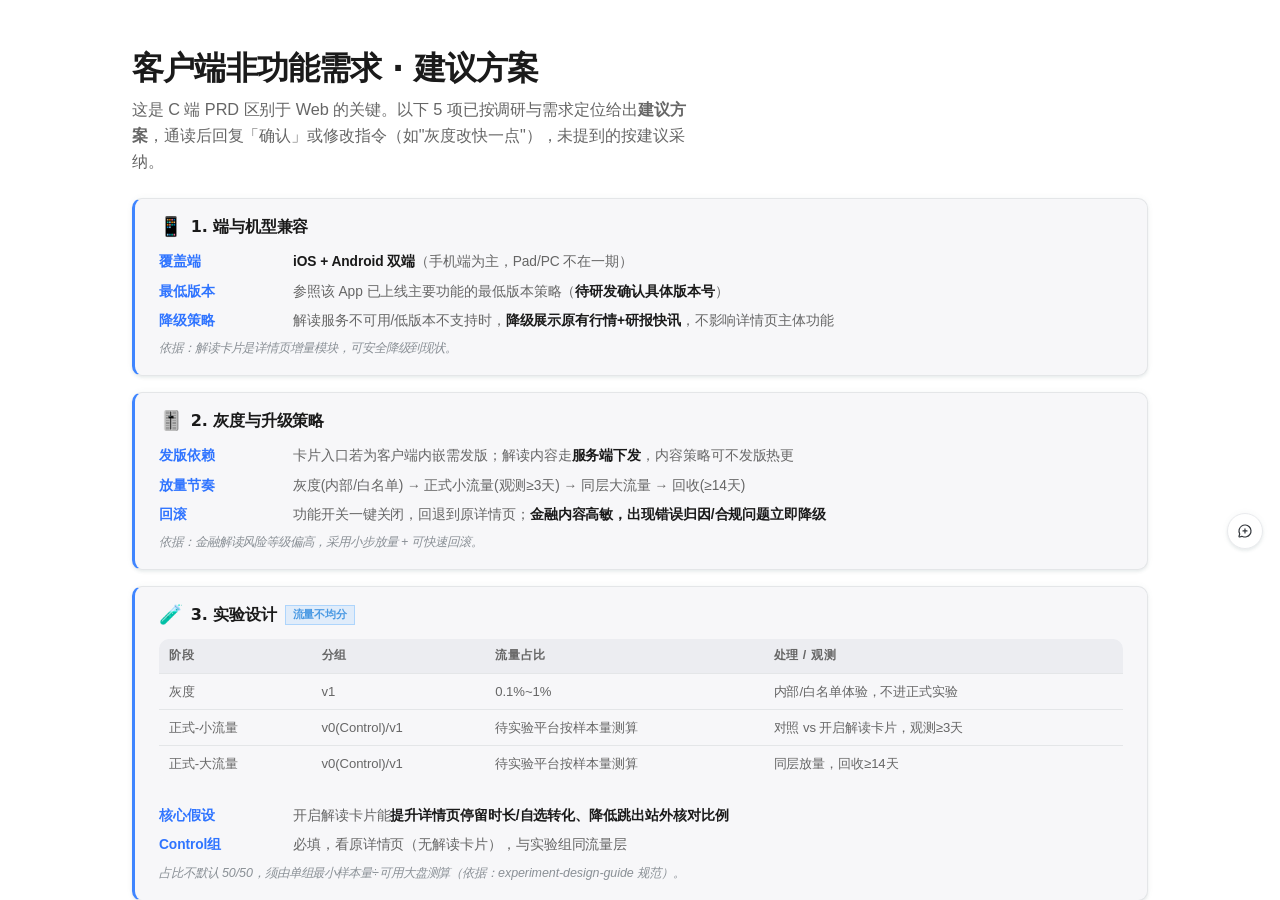
<file: canvas/nonfunctional.html>
<!DOCTYPE html>
<html lang="zh-CN" data-theme="light">
<head>
  <meta charset="utf-8">
  <meta name="viewport" content="width=device-width, initial-scale=1">
  <title>Flux Brainstorming</title>
  <style>
    /* ─────────────────────────────────────────────────────────────
       Flux Design Token System
       基于 Flux 官方 Design Spec，使用 --f-* 前缀命名。
       默认 light 主题，通过 data-theme="dark" 切换深色模式。
       通过宿主 IframeBox 的 postMessage(ENV_UPDATE) 自动同步主题和语言。
       ───────────────────────────────────────────────────────────── */

    :root {
      /* ── 字体族 ── */
      --f-font-family-zh: 'PingFang SC', 'Noto Sans SC', 'Hiragino Sans GB', 'Helvetica Neue', Arial, sans-serif;
      --f-font-family-en: 'SF Pro Text', -apple-system, BlinkMacSystemFont, 'Segoe UI', sans-serif;
      --f-font-family-code: 'JetBrains Mono', 'SF Mono', 'Menlo', 'Consolas', monospace;
      --f-font-family-display: 'PingFang SC', 'Noto Sans SC', 'SF Pro Display', 'Inter', system-ui, sans-serif;

      --f-font-weight-regular: 400;
      --f-font-weight-medium: 500;
      --f-font-weight-semibold: 600;
      --f-font-weight-bold: 700;
      --f-font-weight-code: 450;

      /* ── 间距 ── */
      --f-spacer-0: 0px;
      --f-spacer-4: 4px;
      --f-spacer-6: 6px;
      --f-spacer-8: 8px;
      --f-spacer-12: 12px;
      --f-spacer-16: 16px;
      --f-spacer-24: 24px;
      --f-spacer-32: 32px;
      --f-spacer-40: 40px;

      /* ── 圆角 ── */
      --f-radius-2: 2px;
      --f-radius-4: 4px;
      --f-radius-6: 6px;
      --f-radius-8: 8px;
      --f-radius-10: 10px;
      --f-radius-full: 9999px;

      /* ── 动效 ── */
      --f-ease-out: cubic-bezier(0.22, 1, 0.36, 1);
      --f-ease-in-out: cubic-bezier(0.65, 0, 0.35, 1);
      --f-dur-fast: 120ms;
      --f-dur-base: 200ms;
      --f-dur-slow: 320ms;
    }

    /* ── Dark 主题（默认） ── */
    :root,
    [data-theme="dark"] {
      --f-bg-bg-base-default: #202328;
      --f-bg-bg-base-secondary: #141517;
      --f-bg-bg-base-tertiary: #212225;
      --f-bg-bg-overlay-l1: #e0e6f20a;
      --f-bg-bg-overlay-l2: #e0e6f20f;
      --f-bg-bg-overlay-l3: #e0e6f214;
      --f-bg-bg-overlay-l4: #e0e6f21f;
      --f-bg-bg-menu: #202123;
      --f-bg-bg-brand: #62cbff;
      --f-bg-bg-brand-hover: #34b3f2;
      --f-bg-bg-brand-sub: #1577f9;
      --f-bg-bg-invert: #dadde5;

      --f-text-text-default: #eeeeee;
      --f-text-text-secondary: #9599a6;
      --f-text-text-tertiary: #666b75;
      --f-text-text-disabled: #555a63;
      --f-text-text-brand: #25b6ff;
      --f-text-text-onbrand: #0c0c0d;

      --f-icon-icon-default: #dadce1;
      --f-icon-icon-secondary: #9599a6;
      --f-icon-icon-tertiary: #666b75;
      --f-icon-icon-brand: #25b6ff;

      --f-border-border-neutral-l1: #242428;
      --f-border-border-neutral-l2: #303135;
      --f-border-border-neutral-l3: #39393e;
      --f-border-border-brand: #25b6ff;
      --f-border-border-brand-sub: #1577f9;

      --f-accent-accent-teal: #2dd288;
      --f-accent-accent-coral: #ff9392;
      --f-accent-accent-amber: #dcb364;
      --f-accent-accent-cyan: #04cbe5;
      --f-accent-accent-blue: #7bb8ff;
      --f-accent-accent-magenta: #ec93ff;
      --f-accent-accent-violet: #bfa5ff;

      --f-status-success-default: #33c192;
      --f-status-alert-default: #e9b721;
      --f-status-warning-default: #f38612;
      --f-status-error-default: #f65a5a;
      --f-status-primary-default: #387bff;

      --f-tag-tag-blue-text: #68b1ee;
      --f-tag-tag-blue-bg: #6dbdff33;
      --f-tag-tag-blue-border: #6dbdff4d;
      --f-tag-tag-green-text: #61c490;
      --f-tag-tag-green-bg: #60dc9a33;
      --f-tag-tag-green-border: #60dc9a4d;
      --f-tag-tag-red-text: #f07676;
      --f-tag-tag-red-bg: #f7606029;
      --f-tag-tag-red-border: #f760604d;
      --f-tag-tag-purple-text: #a291f0;
      --f-tag-tag-purple-bg: #a48fff1f;
      --f-tag-tag-purple-border: #a48fff4d;

      --f-shadow-elevation-100:
        0 0.5px 0 0 rgba(255, 255, 255, 0.06) inset,
        0 0.5px 0 0 rgba(255, 255, 255, 0.06),
        0 2px 6px 0 rgba(0, 0, 0, 0.2);
      --f-shadow-elevation-200:
        0 0.5px 0 0 rgba(255, 255, 255, 0.06) inset,
        0 4px 8px 0 rgba(0, 0, 0, 0.3);
      --f-shadow-elevation-300:
        0 0.5px 0 0 rgba(255, 255, 255, 0.08) inset,
        0 6px 12px 0 rgba(0, 0, 0, 0.4);
    }

    /* ── Light 主题 ── */
    [data-theme="light"] {
      --f-bg-bg-base-default: #f7f7f9;
      --f-bg-bg-base-secondary: #ffffff;
      --f-bg-bg-base-tertiary: #ecedf1;
      --f-bg-bg-overlay-l1: #8888880f;
      --f-bg-bg-overlay-l2: #8888881a;
      --f-bg-bg-overlay-l3: #88888824;
      --f-bg-bg-overlay-l4: #88888833;
      --f-bg-bg-menu: #ffffff;
      --f-bg-bg-brand: #58c7ff;
      --f-bg-bg-brand-hover: #7dd4ff;
      --f-bg-bg-brand-sub: #4495ff;
      --f-bg-bg-invert: #36393d;

      --f-text-text-default: #1a1a1a;
      --f-text-text-secondary: #666666;
      --f-text-text-tertiary: #8a9096;
      --f-text-text-disabled: #b2b2b2;
      --f-text-text-brand: #009ce9;
      --f-text-text-onbrand: #090a0b;

      --f-icon-icon-default: #31353a;
      --f-icon-icon-secondary: #5b6066;
      --f-icon-icon-tertiary: #8a9096;
      --f-icon-icon-brand: #58c7ff;

      --f-border-border-neutral-l1: #e9eaed;
      --f-border-border-neutral-l2: #e4e6e8;
      --f-border-border-neutral-l3: #dfdfe0;
      --f-border-border-brand: #58c7ff;
      --f-border-border-brand-sub: #4495ff;

      --f-accent-accent-teal: #00b983;
      --f-accent-accent-coral: #ff6b45;
      --f-accent-accent-amber: #f2a90c;
      --f-accent-accent-cyan: #00b6f5;
      --f-accent-accent-blue: #3f85ff;
      --f-accent-accent-magenta: #f53cff;
      --f-accent-accent-violet: #9570ff;

      --f-status-success-default: #15a877;
      --f-status-alert-default: #fec700;
      --f-status-warning-default: #ff9b36;
      --f-status-error-default: #fa5246;
      --f-status-primary-default: #2f74ff;

      --f-tag-tag-blue-text: #4999e3;
      --f-tag-tag-blue-bg: #389efe1f;
      --f-tag-tag-blue-border: #389efe4d;
      --f-tag-tag-green-text: #32a767;
      --f-tag-tag-green-bg: #3ab6721f;
      --f-tag-tag-green-border: #3ab6724d;
      --f-tag-tag-red-text: #dc5353;
      --f-tag-tag-red-bg: #ff3e3e1f;
      --f-tag-tag-red-border: #ff3e3e47;
      --f-tag-tag-purple-text: #735ed3;
      --f-tag-tag-purple-bg: #8b71ff1f;
      --f-tag-tag-purple-border: #8b71ff3d;

      --f-shadow-elevation-100:
        0 0 6px 0 rgba(93, 113, 121, 0.06),
        0 2px 3px 0 rgba(93, 113, 121, 0.1);
      --f-shadow-elevation-200:
        0 2px 6px 0 rgba(93, 113, 121, 0.08),
        0 2px 12px 0 rgba(93, 113, 121, 0.14);
      --f-shadow-elevation-300:
        0 0 2px 0 rgba(93, 113, 121, 0.16),
        0 4px 12px 0 rgba(93, 113, 121, 0.12),
        0 6px 20px 0 rgba(174, 185, 189, 0.2);
    }

    /* ─────────────────────────────────────────────────────────────
       Semantic Aliases — 向后兼容 + fragment 作者快捷引用
       将 Flux 官方 token 映射为更简短的语义别名。
       fragment <style> 块中可使用这些别名覆盖。
       ───────────────────────────────────────────────────────────── */
    :root,
    [data-theme="dark"],
    [data-theme="light"] {
      --bg-app:          var(--f-bg-bg-base-secondary);
      --bg-surface:      var(--f-bg-bg-base-default);
      --bg-subtle:       var(--f-bg-bg-base-tertiary);
      --bg-muted:        var(--f-bg-bg-overlay-l2);
      --border:          var(--f-border-border-neutral-l2);
      --border-strong:   var(--f-border-border-neutral-l3);
      --text-primary:    var(--f-text-text-default);
      --text-secondary:  var(--f-text-text-secondary);
      --text-tertiary:   var(--f-text-text-tertiary);
      --accent:          var(--f-bg-bg-brand);
      --accent-soft:     var(--f-bg-bg-overlay-l3);
      --accent-strong:   var(--f-bg-bg-brand-hover);
      --success:         var(--f-status-success-default);
      --warning:         var(--f-status-warning-default);
      --error:           var(--f-status-error-default);
      --selected-bg:     var(--f-bg-bg-overlay-l3);
      --selected-border: var(--f-border-border-brand);
      --selected-ring:   rgba(37, 182, 255, 0.22);

      --font-display:    var(--f-font-family-display);
      --font-body:       var(--f-font-family-zh);
      --font-mono:       var(--f-font-family-code);

      --radius-xs:       var(--f-radius-6);
      --radius-sm:       var(--f-radius-8);
      --radius-md:       var(--f-radius-10);
      --radius-lg:       18px;
      --radius-xl:       24px;
      --radius-pill:     var(--f-radius-full);

      --shadow-1:        var(--f-shadow-elevation-100);
      --shadow-2:        var(--f-shadow-elevation-200);
      --shadow-3:        var(--f-shadow-elevation-300);
      --shadow-focus:    0 0 0 4px var(--selected-ring);

      --space-1: 0.25rem;
      --space-2: 0.5rem;
      --space-3: 0.75rem;
      --space-4: 1rem;
      --space-5: 1.5rem;
      --space-6: 2rem;
      --space-7: 3rem;
      --space-8: 4rem;

      --ease-out:        var(--f-ease-out);
      --ease-in-out:     var(--f-ease-in-out);
      --dur-fast:        var(--f-dur-fast);
      --dur-base:        var(--f-dur-base);
      --dur-slow:        var(--f-dur-slow);
    }

    /* ── Light 别名覆盖（selected-ring 需要跟随主题变化） ── */
    [data-theme="light"] {
      --selected-ring: rgba(0, 156, 233, 0.18);
    }

    /* ── 字体族切换：英文通过 lang 属性 ── */
    html[lang="en"],
    html[lang^="en-"] {
      --font-body: var(--f-font-family-en);
      --font-display: var(--f-font-family-en);
    }

    /* ─────────────────────────────────────────────────────────────
       Reset & base
       ───────────────────────────────────────────────────────────── */
    *, *::before, *::after { box-sizing: border-box; margin: 0; padding: 0; }
    html, body { height: 100%; overflow: hidden; }

    body {
      font-family: var(--font-body);
      background: var(--bg-app);
      color: var(--text-primary);
      display: flex;
      flex-direction: column;
      line-height: 1.6;
      font-size: 15px;
      letter-spacing: -0.005em;
      -webkit-font-smoothing: antialiased;
      -moz-osx-font-smoothing: grayscale;
      text-rendering: optimizeLegibility;
    }

    ::selection { background: var(--accent-soft); color: var(--accent-strong); }

    /* ─────────────────────────────────────────────────────────────
       Layout chrome (header / main / indicator)
       ───────────────────────────────────────────────────────────── */
    .header {
      background: var(--bg-surface);
      padding: var(--space-3) var(--space-6);
      display: flex;
      justify-content: space-between;
      align-items: center;
      border-bottom: 1px solid var(--border);
      flex-shrink: 0;
      backdrop-filter: saturate(1.2);
    }
    .header h1 {
      font-size: 0.85rem;
      font-weight: 600;
      color: var(--text-secondary);
      letter-spacing: 0.02em;
    }
    .header .status {
      font-size: 0.72rem;
      color: var(--success);
      display: flex;
      align-items: center;
      gap: 0.45rem;
      font-weight: 500;
    }
    .header .status::before {
      content: '';
      width: 7px; height: 7px;
      background: var(--success);
      border-radius: 50%;
      box-shadow: 0 0 0 3px rgba(51, 193, 146, 0.18);
    }

    .main { flex: 1; overflow-y: auto; scroll-behavior: smooth; }
    .main::-webkit-scrollbar { width: 10px; height: 10px; }
    .main::-webkit-scrollbar-track { background: transparent; }
    .main::-webkit-scrollbar-thumb {
      background: var(--border-strong);
      border-radius: var(--radius-pill);
      border: 2px solid var(--bg-app);
    }
    .main::-webkit-scrollbar-thumb:hover { background: var(--text-tertiary); }

    #claude-content {
      padding: var(--space-7) var(--space-6);
      min-height: 100%;
      max-width: 1080px;
      margin: 0 auto;
    }

    .content-section {
      display: none;
      animation: fadeInUp var(--dur-slow) var(--ease-out);
    }
    .content-section.active { display: block; }

    @keyframes fadeInUp {
      from { opacity: 0; transform: translateY(8px); }
      to   { opacity: 1; transform: translateY(0); }
    }

    .indicator-bar {
      background: var(--bg-surface);
      border-top: 1px solid var(--border);
      padding: var(--space-3) var(--space-6);
      flex-shrink: 0;
      text-align: center;
      display: flex;
      align-items: center;
      justify-content: center;
      gap: var(--space-4);
    }
    .indicator-bar span {
      font-size: 0.78rem;
      color: var(--text-secondary);
    }
    .indicator-bar .selected-text {
      color: var(--accent);
      font-weight: 600;
    }

    #nav-btn-up, #nav-btn-down {
      width: 28px; height: 28px;
      border: 1px solid var(--border);
      background: var(--bg-surface);
      color: var(--text-secondary);
      border-radius: var(--radius-sm);
      cursor: pointer;
      font-size: 14px;
      line-height: 1;
      transition: all var(--dur-fast) var(--ease-out);
    }
    #nav-btn-up:hover:not(:disabled),
    #nav-btn-down:hover:not(:disabled) {
      border-color: var(--accent);
      color: var(--accent);
      transform: translateY(-1px);
    }
    #nav-btn-up:disabled, #nav-btn-down:disabled { opacity: 0.35; cursor: not-allowed; }
    #nav-page-count {
      font-family: var(--font-mono);
      font-size: 0.72rem;
      color: var(--text-tertiary);
      min-width: 2.5rem;
    }

    /* ─────────────────────────────────────────────────────────────
       Typography
       ───────────────────────────────────────────────────────────── */
    h1, h2, h3, h4, h5 {
      font-family: var(--font-display);
      color: var(--text-primary);
      line-height: 1.25;
    }
    h2 {
      font-size: 2rem;
      font-weight: 700;
      letter-spacing: -0.02em;
      margin-bottom: var(--space-2);
    }
    h3 {
      font-size: 1.1rem;
      font-weight: 600;
      letter-spacing: -0.01em;
      margin-bottom: var(--space-1);
    }
    h4 {
      font-size: 0.95rem;
      font-weight: 600;
      margin-bottom: var(--space-2);
    }
    p { color: var(--text-primary); }

    .subtitle {
      color: var(--text-secondary);
      font-size: 1.02rem;
      margin-bottom: var(--space-6);
      max-width: 62ch;
    }

    .section { margin-bottom: var(--space-6); }
    .label {
      display: inline-block;
      font-size: 0.68rem;
      color: var(--text-secondary);
      text-transform: uppercase;
      letter-spacing: 0.08em;
      font-weight: 600;
      margin-bottom: var(--space-2);
      padding: 2px 8px;
      background: var(--bg-subtle);
      border-radius: var(--radius-xs);
    }

    code {
      font-family: var(--font-mono);
      font-size: 0.88em;
      background: var(--bg-subtle);
      padding: 0.15em 0.4em;
      border-radius: var(--radius-xs);
      color: var(--accent-strong);
    }
    pre {
      font-family: var(--font-mono);
      font-size: 0.85rem;
      background: var(--bg-subtle);
      border: 1px solid var(--border);
      border-radius: var(--radius-md);
      padding: var(--space-4);
      overflow-x: auto;
      margin-bottom: var(--space-4);
    }
    pre code { background: none; padding: 0; color: inherit; }

    /* ─────────────────────────────────────────────────────────────
       Options (A/B/C choice cards)
       ───────────────────────────────────────────────────────────── */
    .options {
      display: flex;
      flex-direction: column;
      gap: var(--space-3);
    }
    .option {
      position: relative;
      background: var(--bg-surface);
      border: 1px solid transparent;
      border-radius: var(--radius-md);
      padding: var(--space-4) var(--space-5);
      cursor: pointer;
      transition: border-color var(--dur-fast) var(--ease-out),
                  transform var(--dur-fast) var(--ease-out),
                  box-shadow var(--dur-base) var(--ease-out),
                  background var(--dur-fast) var(--ease-out);
      display: flex;
      align-items: flex-start;
      gap: var(--space-4);
    }
    .option:hover {
      border-color: var(--border-strong);
      transform: translateY(-1px);
      box-shadow: var(--shadow-2);
    }
    .option.selected {
      background: var(--selected-bg);
      border-color: var(--selected-border);
      box-shadow: var(--shadow-focus), var(--shadow-2);
    }
    .option .letter {
      background: var(--bg-muted);
      color: var(--text-secondary);
      width: 2rem; height: 2rem;
      border-radius: var(--radius-sm);
      display: flex; align-items: center; justify-content: center;
      font-family: var(--font-display);
      font-weight: 700;
      font-size: 0.9rem;
      flex-shrink: 0;
      transition: all var(--dur-base) var(--ease-out);
    }
    .option.selected .letter {
      background: var(--accent);
      color: var(--f-text-text-onbrand);
      transform: scale(1.05);
    }
    .option .content { flex: 1; min-width: 0; }
    .option .content h3 {
      font-size: 1rem;
      margin-bottom: var(--space-1);
    }
    .option .content p {
      color: var(--text-secondary);
      font-size: 0.9rem;
      margin: 0;
    }

    /* ─────────────────────────────────────────────────────────────
       Cards (visual design options)
       ───────────────────────────────────────────────────────────── */
    .cards {
      display: grid;
      grid-template-columns: repeat(auto-fit, minmax(280px, 1fr));
      gap: var(--space-5);
    }
    .card {
      background: var(--bg-surface);
      border: 1px solid transparent;
      border-radius: var(--radius-lg);
      overflow: hidden;
      cursor: pointer;
      transition: transform var(--dur-base) var(--ease-out),
                  box-shadow var(--dur-base) var(--ease-out),
                  border-color var(--dur-fast) var(--ease-out);
      display: flex;
      flex-direction: column;
    }
    .card:hover {
      border-color: var(--border-strong);
      transform: translateY(-3px);
      box-shadow: var(--shadow-3);
    }
    .card.selected {
      border-color: var(--selected-border);
      box-shadow: var(--shadow-focus), var(--shadow-3);
    }
    .card-image {
      background:
        linear-gradient(135deg, var(--bg-subtle) 0%, var(--bg-muted) 100%);
      aspect-ratio: 16 / 10;
      display: flex;
      align-items: center;
      justify-content: center;
      overflow: hidden;
      position: relative;
    }
    .card-body { padding: var(--space-5); }
    .card-body h3 { margin-bottom: var(--space-1); }
    .card-body p { color: var(--text-secondary); font-size: 0.9rem; }

    /* ─────────────────────────────────────────────────────────────
       Mockup containers
       ───────────────────────────────────────────────────────────── */
    .mockup {
      background: var(--bg-surface);
      border: 1px solid var(--border);
      border-radius: var(--radius-lg);
      overflow: hidden;
      margin-bottom: var(--space-5);
      box-shadow: var(--shadow-2);
    }
    .mockup-header {
      background: var(--bg-subtle);
      padding: var(--space-2) var(--space-4);
      font-size: 0.75rem;
      color: var(--text-secondary);
      border-bottom: 1px solid var(--border);
      font-weight: 500;
      display: flex;
      align-items: center;
      gap: var(--space-2);
    }
    .mockup-header::before {
      content: '';
      width: 8px; height: 8px;
      border-radius: 50%;
      background: var(--border-strong);
      box-shadow: 14px 0 0 var(--border-strong), 28px 0 0 var(--border-strong);
      margin-right: 28px;
    }
    .mockup-body { padding: var(--space-5); }

    .mobile-mockup {
      max-width: 375px;
      margin: 0 auto var(--space-5) auto;
      border: 10px solid var(--f-bg-bg-base-secondary);
      border-radius: 40px;
      overflow: hidden;
      background: var(--bg-surface);
      box-shadow: var(--shadow-3);
      position: relative;
    }
    .mobile-mockup::before {
      content: '';
      position: absolute;
      top: 10px; left: 50%;
      transform: translateX(-50%);
      width: 110px; height: 22px;
      background: var(--f-bg-bg-base-secondary);
      border-radius: 0 0 14px 14px;
      z-index: 2;
    }
    .mobile-mockup .mockup-header {
      background: var(--bg-subtle);
      padding: var(--space-4) var(--space-3) var(--space-2);
      text-align: center;
      font-size: 0.78rem;
      font-weight: 600;
      color: var(--text-primary);
      border-bottom: 1px solid var(--border);
    }
    .mobile-mockup .mockup-header::before { display: none; }
    .mobile-mockup .mockup-body {
      min-height: 600px;
      padding: var(--space-5);
      position: relative;
    }

    /* ─────────────────────────────────────────────────────────────
       Layout utilities
       ───────────────────────────────────────────────────────────── */
    .split {
      display: grid;
      grid-template-columns: 1fr 1fr;
      gap: var(--space-5);
    }
    @media (max-width: 800px) { .split { grid-template-columns: 1fr; } }

    .pros-cons {
      display: grid;
      grid-template-columns: 1fr 1fr;
      gap: var(--space-4);
      margin: var(--space-4) 0;
    }
    .pros, .cons {
      background: var(--bg-surface);
      border-radius: var(--radius-md);
      padding: var(--space-4);
    }
    .pros h4 {
      color: var(--success);
      font-size: 0.78rem;
      text-transform: uppercase;
      letter-spacing: 0.06em;
      margin-bottom: var(--space-3);
      display: flex;
      align-items: center;
      gap: var(--space-2);
    }
    .cons h4 {
      color: var(--error);
      font-size: 0.78rem;
      text-transform: uppercase;
      letter-spacing: 0.06em;
      margin-bottom: var(--space-3);
      display: flex;
      align-items: center;
      gap: var(--space-2);
    }
    .pros h4::before { content: '✓'; font-size: 1rem; }
    .cons h4::before { content: '✗'; font-size: 1rem; }
    .pros ul, .cons ul {
      margin-left: 1.1rem;
      font-size: 0.9rem;
      color: var(--text-secondary);
    }
    .pros li, .cons li { margin-bottom: var(--space-1); }

    /* ─────────────────────────────────────────────────────────────
       Generic elements
       ───────────────────────────────────────────────────────────── */
    table {
      width: 100%;
      border-collapse: collapse;
      margin-bottom: var(--space-5);
      font-size: 0.9rem;
      background: var(--bg-surface);
      border-radius: var(--radius-md);
      overflow: hidden;
    }
    th, td {
      border-bottom: 1px solid var(--border);
      padding: var(--space-3) var(--space-4);
      text-align: left;
    }
    tr:last-child td { border-bottom: none; }
    th {
      background: var(--bg-subtle);
      font-weight: 600;
      color: var(--text-secondary);
      font-size: 0.78rem;
      text-transform: uppercase;
      letter-spacing: 0.05em;
    }
    tr:hover td { background: var(--bg-subtle); }

    ul, ol { padding-left: 1.4rem; margin-bottom: var(--space-4); }
    li { margin-bottom: var(--space-1); }

    a {
      color: var(--f-text-text-brand);
      text-decoration: none;
      border-bottom: 1px solid transparent;
      transition: border-color var(--dur-fast);
    }
    a:hover { border-bottom-color: var(--f-text-text-brand); }

    hr {
      border: none;
      border-top: 1px solid var(--border);
      margin: var(--space-6) 0;
    }

    /* ─────────────────────────────────────────────────────────────
       Wireframe / placeholder
       ───────────────────────────────────────────────────────────── */
    .placeholder {
      background: linear-gradient(
        90deg,
        var(--bg-subtle) 0%,
        var(--bg-muted) 50%,
        var(--bg-subtle) 100%
      );
      background-size: 200% 100%;
      animation: shimmer 2s linear infinite;
      border-radius: var(--radius-md);
      padding: var(--space-6);
      text-align: center;
      color: var(--text-tertiary);
      font-size: 0.85rem;
    }
    @keyframes shimmer {
      0% { background-position: 200% 0; }
      100% { background-position: -200% 0; }
    }

    .mock-nav {
      background: linear-gradient(135deg, var(--accent) 0%, var(--accent-strong) 100%);
      color: var(--f-text-text-onbrand);
      padding: var(--space-3) var(--space-5);
      display: flex;
      gap: var(--space-5);
      font-size: 0.9rem;
      font-weight: 500;
      border-radius: var(--radius-sm) var(--radius-sm) 0 0;
    }
    .mock-sidebar {
      background: var(--bg-subtle);
      padding: var(--space-4);
      min-width: 200px;
      border-right: 1px solid var(--border);
      font-size: 0.88rem;
      color: var(--text-secondary);
    }
    .mock-content {
      padding: var(--space-5);
      flex: 1;
      min-width: 0;
    }
    .mock-button {
      background: var(--accent);
      color: var(--f-text-text-onbrand);
      border: none;
      padding: var(--space-2) var(--space-4);
      border-radius: var(--radius-sm);
      font-size: 0.88rem;
      font-weight: 500;
      cursor: pointer;
      transition: all var(--dur-fast) var(--ease-out);
      box-shadow: var(--shadow-1);
    }
    .mock-button:hover {
      background: var(--accent-strong);
      transform: translateY(-1px);
      box-shadow: var(--shadow-2);
    }
    .mock-input {
      background: var(--bg-surface);
      border: 1px solid var(--border);
      border-radius: var(--radius-sm);
      padding: var(--space-2) var(--space-3);
      width: 100%;
      font-family: inherit;
      font-size: 0.9rem;
      color: var(--text-primary);
      transition: border-color var(--dur-fast), box-shadow var(--dur-fast);
    }
    .mock-input:focus {
      outline: none;
      border-color: var(--f-border-border-brand);
      box-shadow: var(--shadow-focus);
    }

    /* ─────────────────────────────────────────────────────────────
       Flux Tag styles
       ───────────────────────────────────────────────────────────── */
    .flux-tag {
      display: inline-block;
      padding: 2px 8px;
      border-radius: var(--f-radius-4);
      font-size: 12px;
      line-height: 18px;
      border: 1px solid;
    }
    .flux-tag-blue { color: var(--f-tag-tag-blue-text); background: var(--f-tag-tag-blue-bg); border-color: var(--f-tag-tag-blue-border); }
    .flux-tag-green { color: var(--f-tag-tag-green-text); background: var(--f-tag-tag-green-bg); border-color: var(--f-tag-tag-green-border); }
    .flux-tag-red { color: var(--f-tag-tag-red-text); background: var(--f-tag-tag-red-bg); border-color: var(--f-tag-tag-red-border); }
    .flux-tag-purple { color: var(--f-tag-tag-purple-text); background: var(--f-tag-tag-purple-bg); border-color: var(--f-tag-tag-purple-border); }

    /* ─────────────────────────────────────────────────────────────
       Utility classes
       ───────────────────────────────────────────────────────────── */
    .badge {
      display: inline-flex;
      align-items: center;
      gap: 0.3rem;
      padding: 0.2rem 0.6rem;
      background: var(--accent-soft);
      color: var(--accent);
      border-radius: var(--radius-pill);
      font-size: 0.72rem;
      font-weight: 600;
      letter-spacing: 0.02em;
    }
    .stack-sm > * + * { margin-top: var(--space-2); }
    .stack-md > * + * { margin-top: var(--space-4); }
    .stack-lg > * + * { margin-top: var(--space-6); }
    .text-muted { color: var(--text-secondary); }
    .text-subtle { color: var(--text-tertiary); }
    .surface {
      background: var(--bg-surface);
      border-radius: var(--radius-md);
      padding: var(--space-5);
    }

    /* Reduce motion */
    @media (prefers-reduced-motion: reduce) {
      *, *::before, *::after {
        animation-duration: 0.01ms !important;
        transition-duration: 0.01ms !important;
      }
    }

    /* FROZEN — 协议见 visual-companion.md */
.mc-footer {
  position: fixed;
  left: 0;
  right: 0;
  bottom: 0;
  z-index: 1000;
  display: flex;
  align-items: center;
  justify-content: space-between;
  height: 48px;
  padding: 0 20px;
  background-color: var(--f-bg-bg-menu);
}

/* 覆盖 inline hidden 的隐藏方式，确保 display 与 flex 切换可控 */
.mc-footer[hidden] {
  display: none;
}

.mc-footer-info {
  display: flex;
  align-items: center;
  font-size: 14px;
  line-height: 22px;
  font-weight: var(--f-font-weight-regular);
  color: var(--f-text-text-secondary);
}

.mc-footer-count {
  color: var(--f-text-text-default);
  font-size: 16px;
  line-height: 24px;
  font-weight: var(--f-font-weight-semibold);
  margin: 0;
}

/* 计数区：组内数字与文案 4px，两组之间 12px（设计稿 node 340-18924） */
.mc-footer-default {
  display: inline-flex;
  align-items: center;
  gap: var(--f-spacer-12);
}
.mc-footer-stat,
.mc-footer-annos {
  display: inline-flex;
  align-items: center;
  gap: var(--f-spacer-4);
}
.mc-footer-annos[hidden] {
  display: none;
}
.mc-footer-anno-count {
  color: var(--f-text-text-default);
  font-size: 16px;
  line-height: 24px;
  font-weight: var(--f-font-weight-semibold);
  margin: 0;
}

/* 默认态 / 批注态 文案切换：默认只显示 default，批注态只显示 annotating */
.mc-footer-annotating {
  display: none;
}
body.mc-anno-active .mc-footer-default {
  display: none;
}
body.mc-anno-active .mc-footer-annotating[data-lang='zh'] {
  display: inline;
}
html[lang='en'] body.mc-anno-active .mc-footer-annotating[data-lang='zh'],
html[lang^='en-'] body.mc-anno-active .mc-footer-annotating[data-lang='zh'] {
  display: none;
}
html[lang='en'] body.mc-anno-active .mc-footer-annotating[data-lang='en'],
html[lang^='en-'] body.mc-anno-active .mc-footer-annotating[data-lang='en'] {
  display: inline;
}

.mc-footer-actions {
  position: relative;
  display: flex;
  align-items: center;
  gap: var(--f-spacer-8);
}

.mc-footer-submit-tip {
  position: absolute;
  right: 0;
  bottom: calc(100% + 8px);
  display: none;
  padding: 7px var(--f-spacer-8);
  border: 1px solid var(--f-border-border-neutral-l1);
  border-radius: var(--f-radius-8);
  background-color: var(--f-bg-bg-base-secondary);
  color: var(--f-text-text-default);
  box-shadow: var(--f-shadow-elevation-100);
  font-size: 12px;
  line-height: 18px;
  white-space: nowrap;
  pointer-events: none;
}
body.mc-anno-active .mc-footer-actions:hover .mc-footer-submit-tip,
body.mc-anno-active .mc-footer-actions:focus-within .mc-footer-submit-tip {
  display: block;
}

.mc-footer-submit {
  display: inline-flex;
  align-items: center;
  justify-content: center;
  gap: var(--f-spacer-4);
  height: 32px;
  padding: 0 var(--f-spacer-16);
  border: none;
  border-radius: 8px;
  background-color: var(--f-bg-bg-invert);
  color: var(--f-bg-bg-base-secondary);
  font-family: inherit;
  font-size: 14px;
  line-height: 1;
  font-weight: var(--f-font-weight-semibold);
  cursor: pointer;
  transition:
    background-color 0.15s ease,
    opacity 0.15s ease;
}

.mc-footer-submit:hover:not(:disabled) {
  opacity: 0.85;
}

.mc-footer-submit:active:not(:disabled) {
  opacity: 0.7;
}

.mc-footer-submit:disabled {
  opacity: 0.5;
  cursor: not-allowed;
}

.mc-footer-submit-arrow {
  display: inline-flex;
  align-items: center;
  font-size: 14px;
  line-height: 1;
}

body.has-mc-footer {
  padding-bottom: 48px;
}

[data-mc-toggle] {
  cursor: pointer;
  user-select: none;
}
[data-mc-toggle][aria-disabled='true'],
[data-mc-toggle][disabled] {
  cursor: not-allowed;
  opacity: 0.5;
}
[data-mc-toggle]:focus-visible {
  outline: 2px solid var(--f-border-border-brand);
  outline-offset: 2px;
}

.mc-footer [data-lang='en'] {
  display: none;
}
html[lang='en'] .mc-footer [data-lang='zh'],
html[lang^='en-'] .mc-footer [data-lang='zh'] {
  display: none;
}
html[lang='en'] .mc-footer [data-lang='en'],
html[lang^='en-'] .mc-footer [data-lang='en'] {
  display: inline;
}

/* ══════════════════════════════════════════════════════════════
   批注（Annotation）—— 见 visual-companion.md「批注模式」
   ══════════════════════════════════════════════════════════════ */

/* ── 右下角批注入口按钮（三态：默认 / 激活 / hover tooltip） ── */
.mc-anno-toggle {
  position: fixed;
  right: 17px;
  top: calc(50% + 63px); /* 与宿主分页器同轴，并保持设计稿标注的 12px 间距 */
  z-index: 1001;
  display: inline-flex;
  align-items: center;
  justify-content: center;
  width: 36px;
  height: 36px;
  box-sizing: border-box;
  padding: 2px;
  border: 1px solid var(--f-border-border-neutral-l1);
  border-radius: var(--f-radius-full);
  background-color: var(--f-bg-bg-base-secondary);
  color: var(--f-icon-icon-default);
  cursor: pointer;
  box-shadow: var(--f-shadow-elevation-100);
  transition:
    color var(--f-dur-fast) var(--f-ease-out),
    background-color var(--f-dur-fast) var(--f-ease-out),
    border-color var(--f-dur-fast) var(--f-ease-out);
}
.mc-anno-toggle[hidden] {
  display: none;
}
/* hover：overlay-l1 圆形底色，不带描边和阴影（设计稿 node 340-18284） */
.mc-anno-toggle:hover {
  background-color: var(--f-bg-bg-base-secondary);
  background-image: linear-gradient(
    var(--f-bg-bg-overlay-l1),
    var(--f-bg-bg-overlay-l1)
  );
  border-color: transparent;
  box-shadow: none;
}
/* 激活态：深色实心圆钮 + 反色图标（对齐设计稿 node 340-18441）。
   底色用 --f-bg-bg-invert，图标用 --f-bg-bg-base-secondary（与 invert 天然反色，
   亮/暗主题下均保证对比度）。 */
.mc-anno-toggle[aria-pressed='true'] {
  background-color: var(--f-bg-bg-invert);
  background-image: none;
  border-color: var(--f-bg-bg-invert);
  color: var(--f-bg-bg-base-secondary);
}
.mc-anno-toggle-icon {
  display: inline-flex;
  align-items: center;
  justify-content: center;
}
.mc-anno-toggle-icon svg {
  width: 16px;
  height: 16px;
}

/* 入口按钮左侧 tooltip（打开/关闭批注模式）——浅色（对齐设计稿 node 340-19418）：
   白底 + neutral-l1 描边 + text-default 深字 + radius-8 + 12/18 字 + 柔和阴影 */
.mc-anno-toggle-tip {
  position: absolute;
  right: calc(100% + 8px);
  top: 50%;
  transform: translateY(-50%);
  display: none;
  white-space: nowrap;
  padding: 7px var(--f-spacer-8);
  border-radius: var(--f-radius-8);
  background-color: var(--f-bg-bg-base-secondary);
  border: 1px solid var(--f-border-border-neutral-l1);
  color: var(--f-text-text-default);
  font-size: 12px;
  line-height: 18px;
  pointer-events: none;
  box-shadow: var(--f-shadow-elevation-100);
}
.mc-anno-toggle:hover .mc-anno-toggle-tip[data-lang='zh'] {
  display: inline-block;
}
/* tooltip 语言可见性（默认中文，英文环境切换） */
.mc-anno-toggle-tip[data-lang='en'] {
  display: none;
}
html[lang='en'] .mc-anno-toggle:hover .mc-anno-toggle-tip[data-lang='zh'],
html[lang^='en-'] .mc-anno-toggle:hover .mc-anno-toggle-tip[data-lang='zh'] {
  display: none;
}
html[lang='en'] .mc-anno-toggle:hover .mc-anno-toggle-tip[data-lang='en'],
html[lang^='en-'] .mc-anno-toggle:hover .mc-anno-toggle-tip[data-lang='en'] {
  display: inline-block;
}

/* ── 批注模式下的画布交互 ── */
/* 不可批注区域统一弱化，当前已选选项抬高到遮罩之上
   （设计稿 node 654-20188）。遮罩使用主题背景 token，同时适配明暗主题。 */
body.mc-anno-active::before {
  content: '';
  position: fixed;
  inset: 0;
  z-index: 900;
  background-color: var(--f-bg-bg-base-secondary);
  opacity: 0.5;
  pointer-events: none;
}
body.mc-anno-active #claude-content {
  pointer-events: none;
}
body.mc-anno-active .mc-anno-target {
  position: relative;
  z-index: 901;
  pointer-events: auto;
}

/* 自定义评论光标：完整复用设计稿 node 340-18345 导出的 SVG（含白色衬底与双层阴影）。
   ⚠️ CSS cursor 的 SVG data-uri 无法引用 --f-* 变量，图标颜色固定取设计稿中
   icon-default / icon-onaccent 的 light 色值；光标由系统层绘制，属 token 规则例外。 */
body.mc-anno-active .mc-anno-target {
  cursor:
    url('data:image/svg+xml;utf8,<svg xmlns="http://www.w3.org/2000/svg" width="39" height="39" viewBox="0 0 39 39" fill="none"><g filter="url(%23filter0_dd_340_18345)"><path d="M10.1584 23.5083C10.3054 23.8792 10.3381 24.2856 10.2524 24.6753L9.18736 27.9652C9.15305 28.1321 9.16192 28.3049 9.21314 28.4674C9.26436 28.6298 9.35622 28.7765 9.48003 28.8935C9.60383 29.0105 9.75547 29.0939 9.92056 29.1359C10.0857 29.1778 10.2587 29.1769 10.4234 29.1332L13.8364 28.1352C14.2041 28.0623 14.5849 28.0942 14.9354 28.2272C17.0707 29.2245 19.4897 29.4354 21.7655 28.823C24.0413 28.2105 26.0276 26.8139 27.374 24.8796C28.7205 22.9454 29.3405 20.5977 29.1246 18.2509C28.9088 15.904 27.871 13.7088 26.1944 12.0526C24.5178 10.3963 22.31 9.38542 19.9607 9.19828C17.6114 9.01114 15.2715 9.65976 13.3538 11.0297C11.4361 12.3997 10.0639 14.4029 9.47926 16.686C8.89462 18.969 9.13513 21.3852 10.1584 23.5083Z" fill="white"/><path d="M12.6276 10.0124C14.7849 8.47138 17.4174 7.74132 20.0602 7.95184C22.7031 8.16242 25.1868 9.30051 27.0729 11.1638C28.959 13.027 30.127 15.4963 30.3698 18.1364C30.6126 20.7765 29.9147 23.4175 28.4001 25.5934C26.8854 27.7695 24.6507 29.3409 22.0905 30.03C19.5565 30.712 16.8653 30.4847 14.4811 29.3923C14.3619 29.349 14.2341 29.3374 14.1091 29.3571L10.7741 30.3327C10.7641 30.3356 10.7539 30.3388 10.7438 30.3415C10.3735 30.4397 9.98429 30.4417 9.61296 30.3474C9.24165 30.253 8.90025 30.0655 8.62175 29.8024C8.34324 29.5392 8.13642 29.2089 8.02116 28.8434C7.90594 28.478 7.88541 28.0889 7.96257 27.7136L7.99773 27.5807L9.03679 24.3718C9.05911 24.2416 9.04775 24.1081 9.00163 23.9841C7.87731 21.6118 7.61661 18.9204 8.26823 16.3757C8.92598 13.8073 10.4703 11.5535 12.6276 10.0124Z" stroke="white" stroke-width="2.5" stroke-linecap="round" stroke-linejoin="round"/></g><path d="M10.1584 23.5083C10.3054 23.8792 10.3381 24.2856 10.2524 24.6753L9.18736 27.9652C9.15305 28.1321 9.16192 28.3049 9.21314 28.4674C9.26436 28.6298 9.35622 28.7765 9.48003 28.8935C9.60383 29.0105 9.75547 29.0939 9.92056 29.1359C10.0857 29.1778 10.2587 29.1769 10.4234 29.1332L13.8364 28.1352C14.2041 28.0623 14.5849 28.0942 14.9354 28.2272C17.0707 29.2245 19.4897 29.4354 21.7655 28.823C24.0413 28.2105 26.0276 26.8139 27.374 24.8796C28.7205 22.9454 29.3405 20.5977 29.1246 18.2509C28.9088 15.904 27.871 13.7088 26.1944 12.0526C24.5178 10.3963 22.31 9.38542 19.9607 9.19828C17.6114 9.01114 15.2715 9.65976 13.3538 11.0297C11.4361 12.3997 10.0639 14.4029 9.47926 16.686C8.89462 18.969 9.13513 21.3852 10.1584 23.5083Z" fill="white" stroke="%2331353A" stroke-width="2" stroke-linecap="round" stroke-linejoin="round"/><path d="M15.7858 19.1179H22.4525" stroke="%2331353A" stroke-width="2" stroke-linecap="round" stroke-linejoin="round"/><path d="M19.1178 15.7847V22.4514" stroke="%2331353A" stroke-width="2" stroke-linecap="round" stroke-linejoin="round"/><defs><filter id="filter0_dd_340_18345" x="4.76837e-06" y="2.00272e-05" width="38.3333" height="38.3333" filterUnits="userSpaceOnUse" color-interpolation-filters="sRGB"><feFlood flood-opacity="0" result="BackgroundImageFix"/><feColorMatrix in="SourceAlpha" type="matrix" values="0 0 0 0 0 0 0 0 0 0 0 0 0 0 0 0 0 0 127 0" result="hardAlpha"/><feOffset/><feGaussianBlur stdDeviation="3.33333"/><feComposite in2="hardAlpha" operator="out"/><feColorMatrix type="matrix" values="0 0 0 0 0.52549 0 0 0 0 0.541176 0 0 0 0 0.596078 0 0 0 0.08 0"/><feBlend mode="normal" in2="BackgroundImageFix" result="effect1_dropShadow_340_18345"/><feColorMatrix in="SourceAlpha" type="matrix" values="0 0 0 0 0 0 0 0 0 0 0 0 0 0 0 0 0 0 127 0" result="hardAlpha"/><feOffset dy="3.33333"/><feGaussianBlur stdDeviation="1.66667"/><feComposite in2="hardAlpha" operator="out"/><feColorMatrix type="matrix" values="0 0 0 0 0.525311 0 0 0 0 0.541465 0 0 0 0 0.595309 0 0 0 0.16 0"/><feBlend mode="normal" in2="effect1_dropShadow_340_18345" result="effect2_dropShadow_340_18345"/><feBlend mode="normal" in="SourceGraphic" in2="effect2_dropShadow_340_18345" result="shape"/></filter></defs></svg>')
      9 30,
    pointer;
}
/* 批注模式下：已带标记的 option 不再显示评论光标（仅标记可交互） */
body.mc-anno-active .mc-anno-has-marker {
  cursor: default;
}
/* 批注模式下的 hover 反馈：只高亮"当前会锚定的那个载体"（由 JS 打 .mc-anno-hover）。
   嵌套时内层载体优先，故仅内层亮、外层不亮，避免"内外层同时描边"的歧义。
   已带标记的载体不再提示。 */
body.mc-anno-active .mc-anno-hover:not(.mc-anno-has-marker) {
  outline: 2px dashed var(--f-border-border-brand);
  outline-offset: 2px;
  border-radius: var(--radius-sm);
}
/* 批注模式下未选项完全退出命中测试，仅保留当前选中项的批注交互 */
body.mc-anno-active .option:not(.selected),
body.mc-anno-active .card:not(.selected) {
  pointer-events: none;
  cursor: default;
}
/* 批注模式下抑制选项原有的 hover 位移 / 阴影反馈 */
body.mc-anno-active .option:hover,
body.mc-anno-active .card:hover {
  transform: none;
  box-shadow: none;
}

/* ── option 上的批注气泡标记 ── */
/* 承载标记的元素需建立定位上下文（.option 默认已 relative，.card 兜底）；
   .card 默认 overflow:hidden 会裁掉溢出的标记气泡，带标记时放开 */
.mc-anno-has-marker {
  position: relative;
}
.card.mc-anno-has-marker {
  overflow: visible;
}
.mc-anno-marker {
  position: absolute;
  top: -16px;
  right: 16px;
  z-index: 6;
  display: inline-flex;
  align-items: center;
  justify-content: center;
  width: 24px;
  height: 24px;
  border: none;
  border-radius: 0;
  background: transparent;
  color: var(--f-bg-bg-brand-sub);
  cursor: pointer;
  padding: 0;
  overflow: visible;
}
.mc-anno-marker.mc-anno-marker-positioned {
  right: auto;
  transform: translateY(-100%);
}
.mc-anno-marker svg {
  flex: none;
  width: 34px;
  height: 34px;
  overflow: visible;
}

/* hover 标记时的内容浮层（只读预览）。
   浮层挂在 body 上、按视口坐标定位（body 不滚动，滚动发生在 .main） */
.mc-anno-preview {
  position: fixed;
  z-index: 1002;
  max-width: 280px;
  padding: 8px 12px;
  border-radius: var(--f-radius-8);
  background-color: var(--f-bg-bg-menu);
  color: var(--f-text-text-default);
  font-size: 13px;
  line-height: 20px;
  box-shadow: var(--f-shadow-elevation-200);
  border: 1px solid var(--f-border-border-neutral-l2);
  white-space: pre-wrap;
  word-break: break-word;
  pointer-events: none;
}
.mc-anno-preview[hidden] {
  display: none;
}

/* ── 添加 / 编辑评论弹窗 ── */
.mc-anno-popover {
  position: fixed;
  z-index: 1003;
  display: flex;
  flex-direction: column;
  align-items: flex-start;
  gap: var(--f-spacer-16);
  width: 360px;
  max-width: calc(100vw - 16px);
  padding: 12px;
  border-radius: var(--f-radius-8);
  background-color: var(--f-bg-bg-base-secondary);
  border: 1px solid var(--f-border-border-neutral-l1);
  box-shadow: var(--f-shadow-elevation-300);
}
.mc-anno-popover[hidden] {
  display: none;
}
.mc-anno-popover-head {
  display: flex;
  align-items: center;
  justify-content: space-between;
  width: 100%;
  min-height: 24px;
}
.mc-anno-popover-title {
  font-size: 14px;
  line-height: 22px;
  font-weight: var(--f-font-weight-semibold);
  color: var(--f-text-text-default);
}
.mc-anno-popover-close {
  display: inline-flex;
  align-items: center;
  justify-content: center;
  width: 24px;
  height: 24px;
  border: none;
  border-radius: var(--f-radius-6);
  background: transparent;
  color: var(--f-icon-icon-secondary);
  cursor: pointer;
}
.mc-anno-popover-close svg {
  width: 16px;
  height: 16px;
}
.mc-anno-popover-close:hover {
  background-color: var(--f-bg-bg-overlay-l2);
  color: var(--f-icon-icon-default);
}
/* 多行输入：最多展示 7 行(20px 行高 * 7 = 140px)，超出内部滚动，
   内容区最大高度 340px（含 padding），需求约定 */
.mc-anno-popover-input {
  display: block;
  width: 100%;
  min-height: 68px;
  max-height: 340px;
  box-sizing: border-box;
  padding: 8px 12px;
  border: 1px solid var(--f-border-border-neutral-l1);
  border-radius: var(--f-radius-8);
  background-color: var(--f-bg-bg-overlay-l1);
  color: var(--f-text-text-default);
  font-family: inherit;
  font-size: 13px;
  line-height: 20px;
  resize: none;
  overflow-y: auto;
}
.mc-anno-popover-input::placeholder {
  color: var(--f-text-text-tertiary);
}
.mc-anno-popover-input:focus {
  outline: none;
  border-color: var(--f-border-border-neutral-l1);
}
.mc-anno-popover-input::selection {
  color: var(--f-text-text-default);
  background-color: var(--f-tag-tag-blue-bg);
}
.mc-anno-popover-actions {
  display: flex;
  align-items: center;
  justify-content: flex-end;
  gap: var(--f-spacer-8);
  width: 100%;
  height: 28px;
}
/* 编辑态删除按钮独占左侧，取消 / 确定按钮靠右（设计稿 node 340-19369） */
.mc-anno-popover-delete {
  display: none;
  align-items: center;
  height: 28px;
  margin-right: auto;
  padding: 0 8px;
  border: none;
  border-radius: var(--f-radius-6);
  background: transparent;
  color: var(--f-status-error-default);
  font-family: inherit;
  font-size: 13px;
  font-weight: var(--f-font-weight-medium);
  cursor: pointer;
}
.mc-anno-popover-delete:hover {
  background-color: var(--f-tag-tag-red-bg);
}
.mc-anno-popover.mc-anno-editing .mc-anno-popover-delete {
  display: inline-flex;
}
.mc-anno-btn {
  display: inline-flex;
  align-items: center;
  justify-content: center;
  height: 28px;
  padding: 0 8px;
  border-radius: var(--f-radius-6);
  font-family: inherit;
  font-size: 13px;
  font-weight: var(--f-font-weight-medium);
  cursor: pointer;
  border: none;
  transition:
    opacity var(--f-dur-fast) var(--f-ease-out),
    background-color var(--f-dur-fast) var(--f-ease-out);
}
.mc-anno-btn-cancel {
  background-color: var(--f-bg-bg-overlay-l2);
  color: var(--f-text-text-default);
}
.mc-anno-btn-cancel:hover {
  background-color: var(--f-bg-bg-overlay-l2);
}
.mc-anno-btn-primary {
  background-color: var(--f-bg-bg-invert);
  color: var(--f-bg-bg-base-secondary);
}
.mc-anno-btn-primary:hover:not(:disabled) {
  opacity: 0.85;
}
.mc-anno-btn-primary:disabled {
  opacity: 0.5;
  cursor: not-allowed;
}
.mc-anno-btn-danger {
  background-color: var(--f-status-error-default);
  color: var(--f-bg-bg-base-secondary);
}
.mc-anno-btn-danger:hover {
  opacity: 0.88;
}

/* ── 删除二次确认气泡 ── */
.mc-anno-confirm {
  position: fixed;
  z-index: 1004;
  display: flex;
  flex-direction: column;
  gap: var(--f-spacer-8);
  width: 204px;
  padding: 8px 12px;
  border-radius: 12px;
  background-color: var(--f-bg-bg-menu);
  border: 1px solid var(--f-border-border-neutral-l1);
  backdrop-filter: blur(6px);
  box-shadow: var(--f-shadow-elevation-100);
}
.mc-anno-confirm[hidden] {
  display: none;
}
.mc-anno-confirm-heading {
  display: flex;
  align-items: center;
  gap: 8px;
  min-height: 24px;
}
.mc-anno-confirm-icon {
  flex-shrink: 0;
  color: var(--f-status-error-default);
  display: inline-flex;
}
.mc-anno-confirm-title {
  font-size: 13px;
  line-height: 20px;
  font-weight: var(--f-font-weight-medium);
  color: var(--f-text-text-default);
}
.mc-anno-confirm-text {
  font-size: 12px;
  line-height: 18px;
  color: var(--f-text-text-secondary);
  white-space: nowrap;
}
html[lang='en'] .mc-anno-confirm-text,
html[lang^='en-'] .mc-anno-confirm-text {
  white-space: normal;
}
.mc-anno-confirm-actions {
  display: flex;
  align-items: center;
  justify-content: flex-end;
  gap: var(--f-spacer-8);
}
.mc-anno-confirm .mc-anno-btn {
  padding: 0 6px;
}

/* ── 操作成功轻提示（删除成功等） ── */
.mc-anno-toast {
  position: fixed;
  left: 50%;
  top: 24px;
  transform: translateX(-50%);
  z-index: 1005;
  padding: 8px 16px;
  border-radius: var(--f-radius-8);
  background-color: var(--f-bg-bg-invert);
  color: var(--f-bg-bg-base-secondary);
  font-size: 13px;
  line-height: 20px;
  box-shadow: var(--f-shadow-elevation-200);
  pointer-events: none;
  opacity: 0;
  transition: opacity var(--f-dur-base) var(--f-ease-out);
}
.mc-anno-toast.mc-anno-toast-show {
  opacity: 1;
}

  </style>
</head>
<body>
  <!-- mc-footer 协议文档：skills/flux-brainstorm/visual-companion.md -->

  <div class="main">
    <div id="claude-content">
<style>
  :root {
    --accent: var(--f-accent-accent-blue);
    --accent-strong: var(--f-status-primary-default);
    --accent-soft: var(--f-tag-tag-blue-bg);
  }
  [data-theme="light"] { --accent-soft: var(--f-tag-tag-blue-bg); }
  h2 { font-size: 2rem; font-weight: 700; letter-spacing: -0.025em; }
  .subtitle { margin-bottom: var(--space-5); }
  .nf-card { background:var(--bg-surface); border:1px solid var(--border); border-radius:var(--radius-md); padding:var(--space-4) var(--space-5); margin-bottom:var(--space-4); box-shadow:var(--shadow-1); border-left:3px solid var(--accent); }
  .nf-card h3 { font-size:1rem; font-weight:700; margin-bottom:var(--space-3); display:flex; align-items:center; gap:8px; }
  .nf-card h3 .ico { font-size:1.2rem; }
  .kv { display:grid; grid-template-columns:120px 1fr; gap:8px 14px; font-size:0.86rem; line-height:1.55; }
  .kv .k { color:var(--accent-strong); font-weight:600; }
  .kv .v { color:var(--text-secondary); }
  .kv .v b { color:var(--text-primary); }
  table { width:100%; border-collapse:collapse; font-size:0.82rem; margin-top:8px; }
  table th { background:var(--bg-subtle); text-align:left; padding:7px 10px; color:var(--text-secondary); font-weight:600; }
  table td { padding:7px 10px; border-top:1px solid var(--border); color:var(--text-secondary); }
  table td b { color:var(--text-primary); }
  .note { font-size:0.78rem; color:var(--text-tertiary); margin-top:8px; font-style:italic; }
  .tag { display:inline-block; font-size:0.7rem; background:var(--accent-soft); color:var(--f-tag-tag-blue-text); border:1px solid var(--f-tag-tag-blue-border); border-radius:var(--radius-4); padding:2px 7px; font-weight:600; }
</style>

<h2>客户端非功能需求 · 建议方案</h2>
<p class="subtitle">这是 C 端 PRD 区别于 Web 的关键。以下 5 项已按调研与需求定位给出<b>建议方案</b>，通读后回复「确认」或修改指令（如"灰度改快一点"），未提到的按建议采纳。</p>

<div class="nf-card" data-annotatable data-anno-label="端与机型兼容">
  <h3><span class="ico">📱</span>1. 端与机型兼容</h3>
  <div class="kv">
    <span class="k">覆盖端</span><span class="v"><b>iOS + Android 双端</b>（手机端为主，Pad/PC 不在一期）</span>
    <span class="k">最低版本</span><span class="v">参照该 App 已上线主要功能的最低版本策略（<b>待研发确认具体版本号</b>）</span>
    <span class="k">降级策略</span><span class="v">解读服务不可用/低版本不支持时，<b>降级展示原有行情+研报快讯</b>，不影响详情页主体功能</span>
  </div>
  <div class="note">依据：解读卡片是详情页增量模块，可安全降级到现状。</div>
</div>

<div class="nf-card" data-annotatable data-anno-label="灰度与升级">
  <h3><span class="ico">🎚️</span>2. 灰度与升级策略</h3>
  <div class="kv">
    <span class="k">发版依赖</span><span class="v">卡片入口若为客户端内嵌需发版；解读内容走<b>服务端下发</b>，内容策略可不发版热更</span>
    <span class="k">放量节奏</span><span class="v">灰度(内部/白名单) → 正式小流量(观测≥3天) → 同层大流量 → 回收(≥14天)</span>
    <span class="k">回滚</span><span class="v">功能开关一键关闭，回退到原详情页；<b>金融内容高敏，出现错误归因/合规问题立即降级</b></span>
  </div>
  <div class="note">依据：金融解读风险等级偏高，采用小步放量 + 可快速回滚。</div>
</div>

<div class="nf-card" data-annotatable data-anno-label="实验设计">
  <h3><span class="ico">🧪</span>3. 实验设计 <span class="tag">流量不均分</span></h3>
  <table>
    <tr><th>阶段</th><th>分组</th><th>流量占比</th><th>处理 / 观测</th></tr>
    <tr><td>灰度</td><td>v1</td><td>0.1%~1%</td><td>内部/白名单体验，不进正式实验</td></tr>
    <tr><td>正式-小流量</td><td>v0(Control)/v1</td><td>待实验平台按样本量测算</td><td>对照 vs 开启解读卡片，观测≥3天</td></tr>
    <tr><td>正式-大流量</td><td>v0(Control)/v1</td><td>待实验平台按样本量测算</td><td>同层放量，回收≥14天</td></tr>
  </table>
  <div class="kv" style="margin-top:10px;">
    <span class="k">核心假设</span><span class="v">开启解读卡片能<b>提升详情页停留时长/自选转化、降低跳出站外核对比例</b></span>
    <span class="k">Control组</span><span class="v">必填，看原详情页（无解读卡片），与实验组同流量层</span>
  </div>
  <div class="note">占比不默认 50/50，须由单组最小样本量÷可用大盘测算（依据：experiment-design-guide 规范）。</div>
</div>

<div class="nf-card" data-annotatable data-anno-label="埋点设计">
  <h3><span class="ico">📊</span>4. 埋点设计（想看什么数据）</h3>
  <table>
    <tr><th>场景</th><th>事件</th><th>关键参数</th><th>观测目的</th></tr>
    <tr><td>卡片曝光</td><td>digest_card_show</td><td>标的类型, 波动区间(平静/波动), 有无消息</td><td>覆盖率、平静日占比</td></tr>
    <tr><td>展开归因</td><td>digest_expand</td><td>展开维度(价格/消息/资金)</td><td>哪类信号最被关注</td></tr>
    <tr><td>点击出处</td><td>digest_source_click</td><td>来源类型</td><td>可验证性诉求强度</td></tr>
    <tr><td>有用反馈</td><td>digest_feedback</td><td>是否有用, 有无消息</td><td>诚实归因是否被接受</td></tr>
    <tr><td>后续行为</td><td>-</td><td>T+1/T+3 交易、加自选、停留</td><td>意图分层假设验证</td></tr>
  </table>
  <div class="note">直接服务需求的验证目标：核心价值（跳出↓）、意图分层、诚实归因不反噬。</div>
</div>

<div class="nf-card" data-annotatable data-anno-label="开关与权限">
  <h3><span class="ico">🔐</span>5. 开关与权限</h3>
  <div class="kv">
    <span class="k">功能开关</span><span class="v">服务端配置下发，支持按标的类型/用户群/版本分别控制，默认<b>关闭</b>随灰度开启</span>
    <span class="k">权限依赖</span><span class="v"><b>无新增端上权限</b>（不涉及定位/通知/相机）；解读依赖已有行情/资讯/资金数据源</span>
    <span class="k">内容合规开关</span><span class="v">独立的免责声明/风险提示开关，<b>常开不可关</b></span>
  </div>
  <div class="note">依据：解读为纯展示能力，不触敏感权限；合规提示强制常驻。</div>
</div>
    </div>
  </div>

  <!-- FROZEN — 协议见 visual-companion.md -->
<footer id="mc-footer" class="mc-footer" hidden>
  <div class="mc-footer-info">
    <!-- 默认态：已选 N 项 / N 条批注 -->
    <span class="mc-footer-default">
      <span class="mc-footer-stat">
        <span data-lang="zh">已选：</span>
        <span data-lang="en">Selected:</span>
        <span id="mc-footer-count" class="mc-footer-count">0</span>
        <span data-lang="zh">个选项</span>
        <span data-lang="en">options</span>
      </span>
      <span id="mc-footer-annos" class="mc-footer-annos" hidden>
        <span class="mc-footer-anno-count">0</span>
        <span data-lang="zh">条批注</span>
        <span data-lang="en">annotations</span>
      </span>
    </span>
    <!-- 批注激活态：正在批注中 -->
    <span class="mc-footer-annotating" data-lang="zh">正在批注中</span>
    <span class="mc-footer-annotating" data-lang="en">Annotating</span>
  </div>
  <div class="mc-footer-actions">
    <div id="mc-footer-submit-tip" class="mc-footer-submit-tip" role="tooltip">
      <span data-lang="zh">需要退出评论模式才能继续操作</span>
      <span data-lang="en">Exit annotation mode to continue</span>
    </div>
    <button id="mc-footer-submit" type="button" class="mc-footer-submit">
      <span class="mc-footer-submit-arrow">→</span>
      <span class="mc-footer-submit-text" data-lang="zh">应用</span>
      <span class="mc-footer-submit-text" data-lang="en">Apply</span>
    </button>
  </div>
</footer>

<!-- 批注入口按钮（右下角，浮于画布之上），仅在存在可批注内容时出现 -->
<button
  id="mc-anno-toggle"
  type="button"
  class="mc-anno-toggle"
  hidden
  aria-pressed="false"
>
  <span class="mc-anno-toggle-tip" data-lang="zh"
    >打开批注模式</span
  >
  <span class="mc-anno-toggle-tip" data-lang="en"
    >Open annotation mode</span
  >
  <span class="mc-anno-toggle-icon" aria-hidden="true">
    <!-- Figma base/Chatbox-add（node 340-18286） -->
    <svg width="16" height="16" viewBox="0 0 16 16" fill="none">
      <path
        d="M2.59514 10.605C2.68336 10.8275 2.703 11.0713 2.65154 11.3051L2.01254 13.2791C1.99195 13.3792 1.99727 13.4829 2.028 13.5804C2.05873 13.6779 2.11385 13.7659 2.18814 13.8361C2.26242 13.9063 2.3534 13.9563 2.45246 13.9815C2.55151 14.0067 2.65535 14.0061 2.75414 13.9799L4.80193 13.3811C5.02256 13.3374 5.25105 13.3565 5.46133 13.4363C6.74256 14.0347 8.19395 14.1612 9.55942 13.7938C10.9249 13.4263 12.1167 12.5883 12.9245 11.4278C13.7324 10.2672 14.1044 8.85861 13.9749 7.4505C13.8454 6.0424 13.2227 4.72528 12.2168 3.73152C11.2108 2.73776 9.88615 2.13124 8.47656 2.01895C7.06697 1.90667 5.66301 2.29584 4.5124 3.11781C3.36178 3.93978 2.53845 5.14172 2.18767 6.51156C1.83689 7.88141 1.9812 9.33113 2.59514 10.605Z"
        stroke="currentColor"
        stroke-width="1.2"
        stroke-linecap="round"
        stroke-linejoin="round"
      />
      <path
        d="M5.97058 7.97052H9.97058"
        stroke="currentColor"
        stroke-width="1.2"
        stroke-linecap="round"
        stroke-linejoin="round"
      />
      <path
        d="M7.9707 5.97052V9.97052"
        stroke="currentColor"
        stroke-width="1.2"
        stroke-linecap="round"
        stroke-linejoin="round"
      />
    </svg>
  </span>
</button>

  <script>
    (function () {
      'use strict';
      var HOST_SOURCE = 'flux-host';
      var WHEEL_NAVIGATION_ENABLE = 'MIND_CANVAS_WHEEL_NAVIGATION_ENABLE';
      var WHEEL_EVENT = 'MIND_CANVAS_WHEEL';
      var wheelNavigationEnabled = false;

      function handleEnvUpdate(payload) {
        if (payload.theme) {
          document.documentElement.setAttribute('data-theme', payload.theme);
        }
        if (payload.lang) {
          document.documentElement.lang = payload.lang;
        }
      }

      window.sendToHost = function (type, payload, source) {
        window.parent.postMessage(
          {
            source: source || 'flux-iframe',
            type: type,
            payload: payload,
          },
          '*',
        );
      };

      window.addEventListener('message', function (e) {
        var msg = e.data;
        if (e.source !== window.parent || !msg || msg.source !== HOST_SOURCE) return;
        if (msg.type === 'ENV_UPDATE') {
          handleEnvUpdate(msg.payload);
          return;
        }
        if (msg.type === WHEEL_NAVIGATION_ENABLE) {
          wheelNavigationEnabled = Boolean(msg.payload && msg.payload.enabled);
        }
      });

      function canScrollInDirection(element, deltaY) {
        if (!element || element.scrollHeight <= element.clientHeight + 1) return false;
        if (deltaY < 0) return element.scrollTop > 1;
        return element.scrollTop + element.clientHeight < element.scrollHeight - 1;
      }

      function canNestedScrollerConsume(target, boundary, deltaY) {
        var current = target && target.nodeType === 1 ? target : null;
        while (current && current !== boundary) {
          var overflowY = window.getComputedStyle(current).overflowY;
          if (/^(auto|scroll|overlay)$/.test(overflowY) && canScrollInDirection(current, deltaY)) {
            return true;
          }
          current = current.parentElement;
        }
        return false;
      }

      window.addEventListener(
        'wheel',
        function (event) {
          if (
            !wheelNavigationEnabled ||
            event.defaultPrevented ||
            event.ctrlKey ||
            Math.abs(event.deltaX) > Math.abs(event.deltaY) ||
            event.deltaY === 0
          ) {
            return;
          }

          var main = document.querySelector('.main');
          if (
            canNestedScrollerConsume(event.target, main, event.deltaY) ||
            canScrollInDirection(main, event.deltaY)
          ) {
            return;
          }

          event.preventDefault();
          window.sendToHost(WHEEL_EVENT, {
            ctrlKey: event.ctrlKey,
            deltaMode: event.deltaMode,
            deltaX: event.deltaX,
            deltaY: event.deltaY,
          });
        },
        { passive: false },
      );

      window.sendToHost('REQUEST_ENV', null);
    })();
  </script>
  <script>
/* FROZEN — 协议见 visual-companion.md */
(function initMindCanvasFooter() {
  'use strict';

  var footer = document.getElementById('mc-footer');
  /* 纯静态页：AI 已删除 footer，跳过初始化 */
  if (!footer) return;

  var countEl = document.getElementById('mc-footer-count');
  var submitBtn = document.getElementById('mc-footer-submit');
  if (!countEl || !submitBtn) return;

  /* 批注相关 DOM（footer.html 中与 footer 同级注入，可能缺省则降级为纯选择） */
  var annoToggle = document.getElementById('mc-anno-toggle');
  var annosWrap = document.getElementById('mc-footer-annos');
  var annoCountEl = annosWrap
    ? annosWrap.querySelector('.mc-footer-anno-count')
    : null;

  /* 标记用户是否做出过任何操作（用于 footer 显隐门槛，避免 AI 预设值
     导致页面一加载就出现 footer） */
  var hasUserInteracted = false;

  /* 外部（宿主）下发的「继续/应用」按钮禁用态。
     宿主协议：
       host → iframe:
         { source: 'flux-host', type: 'MIND_CANVAS_FOOTER_STATE',
           payload: { disabled: boolean } } */
  var HOST_SOURCE = 'flux-host';
  var externallyDisabled = false;

  /* ── 批注状态（内存态，随 iframe 重载/翻页自然清空，不做持久化） ── */
  var annoMode = false; /* 是否处于批注激活态 */
  var annoSeq = 0; /* 自增 id */
  /* annotations: { id, target(Element), content, createdAt, updatedAt, edited } */
  var annotations = [];
  /* 当前 hover 高亮的载体（.mc-anno-hover），随鼠标移动切换 */
  var hoveredHost = null;

  /* ── 可批注载体选择器 ──
     两类载体：
       1) 选择题里"选中的"选项/卡片（footer 兜底，fragment 无需显式标记）
       2) 被显式标记 [data-annotatable] 的展示内容块（协议见 visual-companion.md）
     选项载体沿用「必须 selected」的既有语义；标记块无选中概念，不要求 selected。 */
  var OPTION_TARGET_SELECTOR =
    '.options[data-question] .option.selected, .cards[data-question] .card.selected';
  var OPTION_ANY_SELECTOR =
    '.options[data-question] .option, .cards[data-question] .card';
  var BLOCK_SELECTOR = '[data-annotatable]';

  /** 元素是否为「显式标记的可批注展示块」 */
  function isBlockTarget(el) {
    return Boolean(el && el.matches && el.matches(BLOCK_SELECTOR));
  }

  /** 元素自身是否是「合法的可批注载体」：
      - [data-annotatable] 展示块：直接合法（无选中概念）
      - 选择题（.options/.cards[data-question]）里的选项/卡片：仅"选中的"合法 */
  function isValidAnnotatableHost(el) {
    if (!el || !el.matches) return false;
    if (isBlockTarget(el)) return true;
    if (el.matches('.option, .card')) {
      var inQuestion = el.closest('.options[data-question], .cards[data-question]');
      return Boolean(inQuestion) && el.classList.contains('selected');
    }
    return false;
  }

  /** 从点击点向外逐层查找第一个"本身合法"的可批注载体。
      嵌套时内层合法载体优先命中；内层不合法（如未选中选项）则跳过、继续向外，
      最终回退到外层合法块，消除"点了没反应"的死区。找不到返回 null。 */
  function resolveAnnotatableHost(node) {
    var cur = node;
    while (cur && cur.nodeType === 1 && cur !== document.body) {
      if (isValidAnnotatableHost(cur)) return cur;
      cur = cur.parentElement;
    }
    return null;
  }

  /* ── 工具：i18n 文案 ── */
  function isEn() {
    var lang = document.documentElement.getAttribute('lang') || '';
    return lang === 'en' || lang.indexOf('en-') === 0;
  }
  function t(zh, en) {
    return isEn() ? en : zh;
  }

  /** 根据外部禁用态刷新 submit 按钮，独立于 400ms 点击防抖 */
  function applySubmitDisabled() {
    submitBtn.disabled = computeSubmitDisabled();
  }

  /** 「应用」禁用规则：外部禁用 / 批注模式中 / 无选中项且无批注 → 禁用 */
  function computeSubmitDisabled() {
    if (externallyDisabled) return true;
    if (annoMode) return true; /* 只有退出批注态才能应用 */
    var answered = countAnsweredQuestions();
    return answered === 0 && annotations.length === 0;
  }

  /** 标记用户已交互，并刷新 footer */
  function markInteracted() {
    hasUserInteracted = true;
    refresh();
  }

  /** 当前已被有效作答的「问题数」（不是控件数；多选选 N 个仍算 1 题） */
  function countAnsweredQuestions() {
    return gatherAnswers().length;
  }

  function refresh() {
    pruneAnnotationsForDeselectedTargets();
    var answered = countAnsweredQuestions();
    countEl.textContent = String(answered);

    /* 批注计数展示 */
    if (annosWrap && annoCountEl) {
      annoCountEl.textContent = String(annotations.length);
      annosWrap.hidden = annotations.length === 0;
    }

    /* footer 显隐门槛：有交互且（有作答 或 有批注 或 处于批注态） */
    var shouldShow =
      hasUserInteracted && (answered > 0 || annotations.length > 0 || annoMode);
    if (shouldShow) {
      footer.hidden = false;
      document.body.classList.add('has-mc-footer');
    } else {
      footer.hidden = true;
      document.body.classList.remove('has-mc-footer');
    }

    /* 批注入口按钮：仅当页面存在真实选择题（可批注载体）时出现 */
    if (annoToggle) {
      annoToggle.hidden = !hasAnnotatableOptions();
    }

    applySubmitDisabled();
  }

  /* click 事件：用户点击 .option / .card 才触发 footer 显示
     （helper.js 的 toggleSelect 已经负责切换 .selected 状态，这里只需感知交互）
     批注模式下选择被拦截（见下方 capture 监听），不会走到这里的选中逻辑 */
  document.addEventListener(
    'click',
    function (e) {
      if (annoMode) return;
      var target = e.target;
      if (!target || !target.closest) return;
      if (target.closest('.option, .card')) {
        /* 等到下一帧再 refresh，确保 toggleSelect 的 classList 改动已落到 DOM */
        setTimeout(markInteracted, 0);
      }
    },
    true,
  );

  /** 收集所有 .options[data-question] / .cards[data-question] 的有效作答 */
  function gatherAnswers() {
    var lines = [];
    var questions = document.querySelectorAll(
      '.options[data-question], .cards[data-question]',
    );
    for (var i = 0; i < questions.length; i++) {
      var q = questions[i];
      var qText = (q.getAttribute('data-question') || '').trim();
      if (!qText) continue;
      var values = [];
      var selected = q.querySelectorAll('.option.selected, .card.selected');
      for (var j = 0; j < selected.length; j++) {
        var el = selected[j];
        var label = optionLabel(el);
        var comments = annotationContentsForTarget(el);
        if (label && comments.length) {
          label += isEn()
            ? ' (Annotation: ' + comments.join('; ') + ')'
            : '（批注：' + comments.join('；') + '）';
        }
        if (label) values.push(label);
      }
      if (values.length) {
        lines.push(qText + ': ' + values.join('、'));
      }
    }
    return lines;
  }

  /** 取某个 .option / .card 的展示文案（优先 data-label，其次 h3，兜底 data-choice） */
  function optionLabel(el) {
    var label = (el.getAttribute('data-label') || '').trim();
    if (!label) {
      var h3 = el.querySelector('h3');
      if (h3 && h3.textContent) label = h3.textContent.trim();
    }
    if (!label) label = (el.getAttribute('data-choice') || '').trim();
    return label;
  }

  /** 取某个 [data-annotatable] 块的引用摘要：
      优先 data-anno-label，其次块内 h1-h4 标题，兜底块内文本截断。 */
  function blockLabel(el) {
    var label = (el.getAttribute('data-anno-label') || '').trim();
    if (!label) {
      var heading = el.querySelector('h1, h2, h3, h4');
      if (heading && heading.textContent) label = heading.textContent.trim();
    }
    if (!label) label = (el.textContent || '').trim();
    label = label.replace(/\s+/g, ' ');
    if (label.length > 40) label = label.slice(0, 40) + '…';
    return label;
  }

  /** 收集所有 [data-annotatable] 展示块上的批注（选项/卡片批注不在此收集，
      它们已跟随对应作答在 gatherAnswers 内输出）。
      返回形如「针对『<摘要>』：<评论>；<评论>」的文本行数组。 */
  function gatherBlockAnnotations() {
    var lines = [];
    var seen = [];
    for (var i = 0; i < annotations.length; i++) {
      var target = annotations[i].target;
      if (!isBlockTarget(target)) continue;
      if (seen.indexOf(target) !== -1) continue;
      seen.push(target);
      var comments = annotationContentsForTarget(target);
      if (!comments.length) continue;
      var summary = blockLabel(target);
      lines.push(
        isEn()
          ? 'On "' + summary + '": ' + comments.join('; ')
          : '针对『' + summary + '』：' + comments.join('；'),
      );
    }
    return lines;
  }

  /** 取指定选项的批注内容 */
  function annotationContentsForTarget(target) {
    var contents = [];
    for (var i = 0; i < annotations.length; i++) {
      if (annotations[i].target === target) {
        contents.push(annotations[i].content);
      }
    }
    return contents;
  }

  /* ══════════════════════════════════════════════════════════════
     批注：仅在存在批注 DOM 时启用（annoToggle 存在即启用）
     ══════════════════════════════════════════════════════════════ */
  if (annoToggle) {
    initAnnotation();
  }

  function initAnnotation() {
    annoToggle.addEventListener('click', function () {
      setAnnoMode(!annoMode);
    });

    /* 批注模式下：capture 阶段拦截 option/card 的选择点击（模式互斥），
       并在点击非标记的可批注区域时创建批注 */
    document.addEventListener(
      'click',
      function (e) {
        if (!annoMode) return;
        var target = e.target;
        if (!target || !target.closest) return;

        /* 点击已有标记：交给标记自身的 handler（不在此拦截创建） */
        if (target.closest('.mc-anno-marker')) return;
        /* 点击批注浮层内部（弹窗/确认/预览/入口按钮）：放行，不创建 */
        if (
          target.closest(
            '.mc-anno-popover, .mc-anno-confirm, .mc-anno-preview, .mc-anno-toggle',
          )
        ) {
          return;
        }

        /* 从点击点向外逐层查找"第一个本身合法的可批注载体"：
           - [data-annotatable] 展示块：直接合法（无选中概念）
           - 选择题里的 .option/.card：仅"当前选中的"合法
           嵌套场景下，内层合法载体（如选中的选项、内层标记块）优先于外层块被命中；
           内层不合法（如未选中的选项）则跳过、继续向外，最终回退到外层合法块，
           避免"点了没反应"的死区。 */
        var host = resolveAnnotatableHost(target);
        if (!host) return;

        /* 模式互斥：阻止选择态被切换 */
        e.preventDefault();
        e.stopPropagation();

        /* 已有标记的载体不再重复落点（hover 标记查看/编辑） */
        if (host.classList.contains('mc-anno-has-marker')) return;

        openCreatePopover(host, getAnnotationAnchor(host, e));
      },
      true,
    );

    /* hover 标记显示内容预览 */
    document.addEventListener('mouseover', function (e) {
      var marker =
        e.target && e.target.closest && e.target.closest('.mc-anno-marker');
      if (marker) {
        showPreview(marker);
      }
    });
    document.addEventListener('mouseout', function (e) {
      var marker =
        e.target && e.target.closest && e.target.closest('.mc-anno-marker');
      if (marker) hidePreview();
    });

    /* hover 高亮：只给"当前鼠标位置会锚定到的那个载体"打 .mc-anno-hover。
       复用 resolveAnnotatableHost（内层优先），因此嵌套时仅内层描边、外层不描边，
       消除"内外层同时高亮"的歧义。已带标记的载体不高亮（走 marker 交互）。 */
    document.addEventListener('mousemove', function (e) {
      if (!annoMode) return;
      var host = resolveAnnotatableHost(e.target);
      if (host && host.classList.contains('mc-anno-has-marker')) host = null;
      if (host === hoveredHost) return;
      if (hoveredHost) hoveredHost.classList.remove('mc-anno-hover');
      hoveredHost = host;
      if (hoveredHost) hoveredHost.classList.add('mc-anno-hover');
    });

    /* 滚动 / resize：刷新浮层位置（简单起见滚动时关闭临时浮层） */
    var main = document.querySelector('.main');
    if (main) {
      main.addEventListener('scroll', hideTransientLayers, true);
    }
    window.addEventListener('resize', hideTransientLayers);
  }

  /** 页面中是否存在可批注载体：标记块 或 选择题里的选项/卡片 */
  function hasAnnotatableOptions() {
    return Boolean(
      document.querySelector(BLOCK_SELECTOR + ', ' + OPTION_ANY_SELECTOR),
    );
  }

  function getAnnotatableTargets() {
    var candidates = document.querySelectorAll(
      BLOCK_SELECTOR + ', ' + OPTION_TARGET_SELECTOR,
    );
    var visibleTargets = [];
    for (var i = 0; i < candidates.length; i++) {
      if (candidates[i].getClientRects().length > 0) {
        visibleTargets.push(candidates[i]);
      }
    }
    return visibleTargets;
  }

  /** 进入批注模式时，仅在当前视口没有可批注项时定位到首项 */
  function scrollFirstAnnotatableTargetIntoView(targets) {
    if (!targets.length) return;
    var firstTarget = targets[0];
    window.requestAnimationFrame(function () {
      if (!annoMode || !firstTarget.isConnected) return;

      var main = document.querySelector('.main');
      var viewportRect = main
        ? main.getBoundingClientRect()
        : {
            top: 0,
            bottom: document.documentElement.clientHeight,
          };

      for (var i = 0; i < targets.length; i++) {
        var rect = targets[i].getBoundingClientRect();
        var isInViewport =
          rect.bottom > viewportRect.top &&
          rect.top < viewportRect.bottom;
        if (isInViewport) return;
      }

      firstTarget.scrollIntoView({
        behavior: 'smooth',
        block: 'center',
        inline: 'nearest',
      });
    });
  }

  /** 记录批注点击点相对 option/card 的比例，响应式缩放后仍保持同一位置 */
  function getAnnotationAnchor(target, event) {
    var rect = target.getBoundingClientRect();
    var clientX = event.clientX;
    var clientY = event.clientY;
    if (!rect.width || !rect.height || (clientX === 0 && clientY === 0)) {
      return { x: 0.5, y: 0.5 };
    }
    return {
      x: Math.max(0, Math.min(1, (clientX - rect.left) / rect.width)),
      y: Math.max(0, Math.min(1, (clientY - rect.top) / rect.height)),
    };
  }

  /** 进入 / 退出批注模式 */
  function setAnnoMode(next) {
    annoMode = next;
    annoToggle.setAttribute('aria-pressed', next ? 'true' : 'false');
    document.body.classList.toggle('mc-anno-active', next);

    /* 入口按钮 tooltip 文案：打开 ↔ 关闭 */
    var tips = annoToggle.querySelectorAll('.mc-anno-toggle-tip');
    for (var i = 0; i < tips.length; i++) {
      var tip = tips[i];
      var lang = tip.getAttribute('data-lang');
      if (lang === 'en') {
        tip.textContent = next
          ? 'Close annotation mode'
          : 'Open annotation mode';
      } else {
        tip.textContent = next
          ? '关闭批注模式'
          : '打开批注模式';
      }
    }

    /* 先清除旧 target，避免退出模式或选项变化后残留自定义光标 */
    var staleTargets = document.querySelectorAll('.mc-anno-target');
    for (var j = 0; j < staleTargets.length; j++) {
      staleTargets[j].classList.remove('mc-anno-target');
    }

    /* 重置 hover 高亮，避免切换模式后残留描边 */
    if (hoveredHost) {
      hoveredHost.classList.remove('mc-anno-hover');
      hoveredHost = null;
    }

    /* 批注态下仅给当前选中的 option 打 target 标记（驱动自定义光标） */
    var targets = getAnnotatableTargets();
    for (var k = 0; k < targets.length; k++) {
      if (next) targets[k].classList.add('mc-anno-target');
    }

    if (!next) {
      hideTransientLayers();
    }
    if (!hasUserInteracted && next) hasUserInteracted = true;
    refresh();
    if (next) scrollFirstAnnotatableTargetIntoView(targets);
  }

  /* ── 浮层：预览 / 弹窗 / 确认 / toast 单例 ── */
  var previewEl = null;
  var popoverEl = null;
  var confirmEl = null;
  var toastTimer = null;

  function hideTransientLayers() {
    hidePreview();
    closePopover();
    closeConfirm();
  }

  function showPreview(marker) {
    var id = marker.getAttribute('data-anno-id');
    var anno = findAnno(id);
    if (!anno) return;
    if (!previewEl) {
      previewEl = document.createElement('div');
      previewEl.className = 'mc-anno-preview';
      document.body.appendChild(previewEl);
    }
    /* 纯文本渲染，避免 XSS（内容为用户输入） */
    previewEl.textContent = anno.content;
    previewEl.hidden = false;
    positionNear(previewEl, marker);
  }
  function hidePreview() {
    if (previewEl) previewEl.hidden = true;
  }

  /** 将浮层定位在锚点元素附近（下方优先，超界则上方/左移，视口坐标） */
  function positionNear(layer, anchor) {
    var rect = anchor.getBoundingClientRect();
    /* 先显示以取得尺寸 */
    var lw = layer.offsetWidth;
    var lh = layer.offsetHeight;
    var gap = 8;
    var vw = document.documentElement.clientWidth;
    var vh = document.documentElement.clientHeight;

    var left = rect.left;
    var top = rect.bottom + gap;
    if (left + lw > vw - 8) left = vw - lw - 8;
    if (left < 8) left = 8;
    if (top + lh > vh - 8) {
      top = rect.top - lh - gap; /* 翻到上方 */
      if (top < 8) top = 8;
    }
    layer.style.left = left + 'px';
    layer.style.top = top + 'px';
  }

  /* ── 创建 / 编辑评论弹窗 ── */
  var popoverState = null; /* { mode:'create'|'edit', target, anno } */

  function buildPopover() {
    var el = document.createElement('div');
    el.className = 'mc-anno-popover';
    el.innerHTML =
      '<div class="mc-anno-popover-head">' +
      '<span class="mc-anno-popover-title"></span>' +
      '<button type="button" class="mc-anno-popover-close" aria-label="close">' +
      '<svg width="16" height="16" viewBox="0 0 16 16" fill="none" aria-hidden="true">' +
      '<path d="M4 4L12 12M12 4L4 12" stroke="currentColor" stroke-width="1.4" stroke-linecap="round"/>' +
      '</svg></button>' +
      '</div>' +
      '<textarea class="mc-anno-popover-input" rows="2"></textarea>' +
      '<div class="mc-anno-popover-actions">' +
      '<button type="button" class="mc-anno-popover-delete"></button>' +
      '<button type="button" class="mc-anno-btn mc-anno-btn-cancel"></button>' +
      '<button type="button" class="mc-anno-btn mc-anno-btn-primary"></button>' +
      '</div>';
    document.body.appendChild(el);

    el.querySelector('.mc-anno-popover-close').addEventListener(
      'click',
      closePopover,
    );
    el.querySelector('.mc-anno-btn-cancel').addEventListener(
      'click',
      closePopover,
    );
    el.querySelector('.mc-anno-btn-primary').addEventListener(
      'click',
      commitPopover,
    );
    el.querySelector('.mc-anno-popover-delete').addEventListener(
      'click',
      function () {
        if (popoverState && popoverState.anno) {
          openConfirm(popoverState.anno, el);
        }
      },
    );
    var input = el.querySelector('.mc-anno-popover-input');
    input.addEventListener('input', function () {
      autoGrow(input);
      syncPrimaryDisabled();
    });
    /* 输入框内点击不冒泡到 document 的关闭逻辑 */
    el.addEventListener('click', function (e) {
      e.stopPropagation();
    });
    return el;
  }

  /** 多行自动增高：最多 7 行(140px)，超出内部滚动 */
  function autoGrow(input) {
    input.style.height = 'auto';
    var max = 140;
    input.style.height = Math.min(input.scrollHeight, max) + 'px';
  }

  function syncPrimaryDisabled() {
    if (!popoverEl) return;
    var input = popoverEl.querySelector('.mc-anno-popover-input');
    var primary = popoverEl.querySelector('.mc-anno-btn-primary');
    primary.disabled = input.value.trim().length === 0;
  }

  function openCreatePopover(target, anchor) {
    closeConfirm();
    if (!popoverEl) popoverEl = buildPopover();
    popoverState = {
      mode: 'create',
      target: target,
      anchor: anchor,
      anno: null,
    };
    popoverEl.classList.remove('mc-anno-editing');
    popoverEl.querySelector('.mc-anno-popover-title').textContent = t(
      '添加评论',
      'Add comment',
    );
    popoverEl.querySelector('.mc-anno-btn-cancel').textContent = t(
      '取消',
      'Cancel',
    );
    popoverEl.querySelector('.mc-anno-btn-primary').textContent = t(
      '确定',
      'OK',
    );
    var input = popoverEl.querySelector('.mc-anno-popover-input');
    input.value = '';
    input.setAttribute('placeholder', t('请输入', 'Type here'));
    popoverEl.hidden = false;
    autoGrow(input);
    syncPrimaryDisabled();
    positionNear(popoverEl, target);
    input.focus();
  }

  function openEditPopover(marker) {
    closeConfirm();
    var anno = findAnno(marker.getAttribute('data-anno-id'));
    if (!anno) return;
    if (!popoverEl) popoverEl = buildPopover();
    popoverState = { mode: 'edit', target: anno.target, anno: anno };
    popoverEl.classList.add('mc-anno-editing');
    popoverEl.querySelector('.mc-anno-popover-title').textContent = t(
      '评论',
      'Comment',
    );
    popoverEl.querySelector('.mc-anno-popover-delete').textContent = t(
      '删除',
      'Delete',
    );
    popoverEl.querySelector('.mc-anno-btn-cancel').textContent = t(
      '取消',
      'Cancel',
    );
    popoverEl.querySelector('.mc-anno-btn-primary').textContent = t(
      '确定',
      'OK',
    );
    var input = popoverEl.querySelector('.mc-anno-popover-input');
    input.value = anno.content;
    input.setAttribute('placeholder', t('请输入', 'Type here'));
    popoverEl.hidden = false;
    autoGrow(input);
    syncPrimaryDisabled();
    positionNear(popoverEl, marker);
    input.focus();
  }

  function commitPopover() {
    if (!popoverEl || !popoverState) return;
    var input = popoverEl.querySelector('.mc-anno-popover-input');
    var text = input.value.trim();
    if (!text) return; /* 空内容不允许提交 */

    if (popoverState.mode === 'create') {
      createAnnotation(popoverState.target, text, popoverState.anchor);
    } else if (popoverState.anno) {
      popoverState.anno.content = text;
      popoverState.anno.updatedAt = injectedNow();
      popoverState.anno.edited = true;
    }
    closePopover();
    refresh();
  }

  function closePopover() {
    if (popoverEl) popoverEl.hidden = true;
    popoverState = null;
  }

  /* ── 删除二次确认 ── */
  var confirmState = null; /* { anno, returnTo } */

  function buildConfirm() {
    var el = document.createElement('div');
    el.className = 'mc-anno-confirm';
    el.innerHTML =
      '<div class="mc-anno-confirm-heading">' +
      '<span class="mc-anno-confirm-icon">' +
      '<svg width="18" height="18" viewBox="0 0 18 18" fill="none" aria-hidden="true">' +
      '<circle cx="9" cy="9" r="8" fill="currentColor"/>' +
      '<path d="M9 4.75V10" stroke="var(--f-bg-bg-base-secondary)" stroke-width="1.5" stroke-linecap="round"/>' +
      '<circle cx="9" cy="12.75" r="0.9" fill="var(--f-bg-bg-base-secondary)"/></svg>' +
      '</span>' +
      '<span class="mc-anno-confirm-title"></span>' +
      '</div>' +
      '<div class="mc-anno-confirm-text"></div>' +
      '<div class="mc-anno-confirm-actions">' +
      '<button type="button" class="mc-anno-btn mc-anno-btn-cancel"></button>' +
      '<button type="button" class="mc-anno-btn mc-anno-btn-danger"></button>' +
      '</div>';
    document.body.appendChild(el);
    el.querySelector('.mc-anno-btn-cancel').addEventListener(
      'click',
      closeConfirm,
    );
    el.querySelector('.mc-anno-btn-danger').addEventListener(
      'click',
      function () {
        if (confirmState && confirmState.anno) {
          removeAnnotation(confirmState.anno);
          closeConfirm();
          closePopover();
          showToast(t('删除成功', 'Deleted'));
          refresh();
        }
      },
    );
    el.addEventListener('click', function (e) {
      e.stopPropagation();
    });
    return el;
  }

  function openConfirm(anno, anchor) {
    if (!confirmEl) confirmEl = buildConfirm();
    confirmState = { anno: anno };
    confirmEl.querySelector('.mc-anno-confirm-title').textContent = t(
      '删除评论',
      'Delete comment',
    );
    confirmEl.querySelector('.mc-anno-confirm-text').textContent = t(
      '删除后不可恢复，请确认是否删除',
      'This cannot be undone. Delete this annotation?',
    );
    confirmEl.querySelector('.mc-anno-btn-cancel').textContent = t(
      '取消',
      'Cancel',
    );
    confirmEl.querySelector('.mc-anno-btn-danger').textContent = t(
      '删除',
      'Delete',
    );
    confirmEl.hidden = false;
    positionNear(confirmEl, anchor || document.body);
  }

  function closeConfirm() {
    if (confirmEl) confirmEl.hidden = true;
    confirmState = null;
  }

  /* ── 成功轻提示 ── */
  var toastEl = null;
  function showToast(text) {
    if (!toastEl) {
      toastEl = document.createElement('div');
      toastEl.className = 'mc-anno-toast';
      document.body.appendChild(toastEl);
    }
    toastEl.textContent = text;
    /* 强制 reflow 后加类，保证过渡生效 */
    toastEl.classList.remove('mc-anno-toast-show');
    void toastEl.offsetWidth;
    toastEl.classList.add('mc-anno-toast-show');
    if (toastTimer) clearTimeout(toastTimer);
    toastTimer = setTimeout(function () {
      if (toastEl) toastEl.classList.remove('mc-anno-toast-show');
    }, 1600);
  }

  /* ── 批注数据 CRUD + 标记渲染 ── */
  function createAnnotation(target, content, anchor) {
    /* 载体合法性：标记块只需仍在 DOM；选项/卡片需仍处于 selected 态 */
    if (!target) return;
    if (!isBlockTarget(target) && !target.classList.contains('selected')) return;
    var id = 'anno-' + ++annoSeq;
    var anno = {
      id: id,
      target: target,
      anchor: anchor,
      content: content,
      createdAt: injectedNow(),
      updatedAt: injectedNow(),
      edited: false,
    };
    annotations.push(anno);
    renderMarker(anno);
  }

  /** 载体失效时清理其批注：
      - 标记块（[data-annotatable]）：仅在脱离 DOM 时清理（无选中概念）
      - 选项/卡片：脱离 DOM 或失去 selected 态时清理 */
  function pruneAnnotationsForDeselectedTargets() {
    for (var i = annotations.length - 1; i >= 0; i--) {
      var target = annotations[i].target;
      if (!target || !target.isConnected) {
        removeAnnotation(annotations[i]);
        continue;
      }
      if (!isBlockTarget(target) && !target.classList.contains('selected')) {
        removeAnnotation(annotations[i]);
      }
    }
  }

  function removeAnnotation(anno) {
    var idx = annotations.indexOf(anno);
    if (idx >= 0) annotations.splice(idx, 1);
    if (anno.target) {
      anno.target.classList.remove('mc-anno-has-marker');
      var marker = anno.target.querySelector(
        '.mc-anno-marker[data-anno-id="' + anno.id + '"]',
      );
      if (marker) marker.parentNode.removeChild(marker);
    }
  }

  function renderMarker(anno) {
    var target = anno.target;
    target.classList.add('mc-anno-has-marker');
    var marker = document.createElement('button');
    var shadowId = 'mc-anno-marker-shadow-' + anno.id;
    marker.type = 'button';
    marker.className = 'mc-anno-marker';
    marker.setAttribute('data-anno-id', anno.id);
    marker.setAttribute('aria-label', t('查看批注', 'View annotation'));
    if (anno.anchor) {
      marker.classList.add('mc-anno-marker-positioned');
      marker.style.left = anno.anchor.x * 100 + '%';
      marker.style.top = anno.anchor.y * 100 + '%';
    }
    marker.innerHTML =
      '<svg viewBox="0 0 34 34" fill="none" aria-hidden="true">' +
      '<g filter="url(#' +
      shadowId +
      ')">' +
      '<path d="M5.99002 22.01C6.16646 22.455 6.20575 22.9427 6.10282 23.4103L4.82482 27.3583C4.78364 27.5585 4.79429 27.7659 4.85575 27.9609C4.91721 28.1558 5.02745 28.3318 5.17602 28.4722C5.32458 28.6126 5.50655 28.7127 5.70466 28.7631C5.90276 28.8134 6.11045 28.8123 6.30802 28.7599L10.4036 27.5623C10.8449 27.4748 11.3018 27.513 11.7224 27.6727C14.2849 28.8694 17.1876 29.1225 19.9186 28.3876C22.6495 27.6526 25.0331 25.9767 26.6488 23.6556C28.2645 21.3345 29.0085 18.5173 28.7495 15.7011C28.4906 12.8848 27.2452 10.2506 25.2333 8.26309C23.2213 6.27558 20.572 5.06253 17.7529 4.83796C14.9337 4.61339 12.1258 5.39174 9.82454 7.03567C7.52331 8.67961 5.87665 11.0835 5.17509 13.8232C4.47352 16.5629 4.76214 19.4623 5.99002 22.01Z" fill="currentColor"/>' +
      '<path d="M10.2609 7.64575C12.4183 6.10474 15.0507 5.37468 17.6935 5.58521C20.3364 5.79578 22.8201 6.93388 24.7062 8.79712C26.5923 10.6604 27.7603 13.1297 28.0031 15.7698C28.2459 18.4098 27.548 21.0508 26.0334 23.2268C24.5187 25.4028 22.284 26.9743 19.7238 27.6633C17.1637 28.3523 14.4424 28.1151 12.0402 26.9934L11.9885 26.9719L11.7795 26.9006C11.2871 26.7522 10.7647 26.726 10.258 26.8264L10.1935 26.842L6.11346 28.0354C6.04017 28.0545 5.96327 28.055 5.88983 28.0364C5.81562 28.0175 5.74726 27.9796 5.69159 27.927C5.63596 27.8744 5.59454 27.8086 5.57147 27.7356C5.54994 27.6673 5.54675 27.5951 5.55878 27.5247L6.81659 23.6409C6.82395 23.6181 6.83 23.5949 6.83514 23.5715C6.97022 22.9579 6.91919 22.3178 6.68768 21.7336C6.68108 21.717 6.67301 21.7 6.66522 21.6838C5.51432 19.2956 5.24389 16.5773 5.90155 14.009C6.55929 11.4406 8.10357 9.18691 10.2609 7.64575Z" stroke="var(--f-bg-bg-base-secondary)" stroke-width="1.5" stroke-linecap="round" stroke-linejoin="round"/>' +
      '</g>' +
      '<defs><filter id="' +
      shadowId +
      '" x="0" y="0" width="33.6" height="33.6" filterUnits="userSpaceOnUse" color-interpolation-filters="sRGB">' +
      '<feFlood flood-opacity="0" result="BackgroundImageFix"/>' +
      '<feColorMatrix in="SourceAlpha" type="matrix" values="0 0 0 0 0 0 0 0 0 0 0 0 0 0 0 0 0 0 127 0" result="hardAlpha"/>' +
      '<feOffset/><feGaussianBlur stdDeviation="2.4"/><feComposite in2="hardAlpha" operator="out"/>' +
      '<feColorMatrix type="matrix" values="0 0 0 0 0.52549 0 0 0 0 0.541176 0 0 0 0 0.596078 0 0 0 0.08 0"/>' +
      '<feBlend mode="normal" in2="BackgroundImageFix" result="effect1"/>' +
      '<feColorMatrix in="SourceAlpha" type="matrix" values="0 0 0 0 0 0 0 0 0 0 0 0 0 0 0 0 0 0 127 0" result="hardAlpha"/>' +
      '<feOffset dy="2.4"/><feGaussianBlur stdDeviation="1.2"/><feComposite in2="hardAlpha" operator="out"/>' +
      '<feColorMatrix type="matrix" values="0 0 0 0 0.525311 0 0 0 0 0.541465 0 0 0 0 0.595309 0 0 0 0.16 0"/>' +
      '<feBlend mode="normal" in2="effect1" result="effect2"/><feBlend mode="normal" in="SourceGraphic" in2="effect2" result="shape"/>' +
      '</filter></defs>' +
      '</svg>';
    marker.addEventListener('click', function (e) {
      e.stopPropagation();
      e.preventDefault();
      hidePreview();
      openEditPopover(marker);
    });
    target.appendChild(marker);
  }

  function findAnno(id) {
    for (var i = 0; i < annotations.length; i++) {
      if (annotations[i].id === id) return annotations[i];
    }
    return null;
  }

  /** 时间戳（注入点，便于未来测试替换；此处用真实时间） */
  function injectedNow() {
    return Date.now();
  }

  /* ── 应用：打包选中项 + 批注，经 MIND_CANVAS_SELECTION_SUBMIT 上抛 ── */
  submitBtn.addEventListener('click', function () {
    if (computeSubmitDisabled()) return;

    var answers = gatherAnswers();
    var blockAnnos = gatherBlockAnnotations();
    var payload = buildApplyPayload(answers, blockAnnos);
    if (!payload) return; /* 无任何内容不上抛 */

    if (!externallyDisabled && typeof window.sendToHost === 'function') {
      /* 兜底：fragment 脱离 frame-template 直接预览时 sendToHost 可能未注入；
         不抛异常，保留按钮防抖以免用户连点 */
      try {
        window.sendToHost('MIND_CANVAS_SELECTION_SUBMIT', { data: payload });
      } catch (_) {
        /* 静默失败，宿主通信问题不应阻断 UI */
      }
    }
    submitBtn.disabled = true;
    setTimeout(function () {
      /* 防抖恢复时尊重当前禁用规则 */
      applySubmitDisabled();
    }, 400);
  });

  /** 当前画布页来源标识：取 iframe URL 的文件名（如 module-overview.html），
      供宿主 / AI 定位用户在评论哪一页。取不到时返回空串。 */
  function currentPageRef() {
    try {
      var path = window.location.pathname || '';
      var file = path.split('/').pop() || '';
      return decodeURIComponent(file);
    } catch (_) {
      return '';
    }
  }

  /** 拼装「应用」上抛文本：
      - 选项作答（批注跟随对应已选选项，沿用既有格式）
      - [data-annotatable] 展示块批注（独立分组）
      - 存在任一批注时附来源页，便于多页画布下 AI 定位 */
  function buildApplyPayload(answers, blockAnnos) {
    answers = answers || [];
    blockAnnos = blockAnnos || [];
    if (!answers.length && !blockAnnos.length) return '';

    var segments = [];
    if (answers.length) {
      segments.push(t('【已选选项】', '[Selected]') + '\n' + answers.join('\n'));
    }
    if (blockAnnos.length) {
      segments.push(t('【画布批注】', '[Annotations]') + '\n' + blockAnnos.join('\n'));
    }

    var body = segments.join('\n\n');
    var page = currentPageRef();
    if (page && blockAnnos.length) {
      body += '\n\n' + t('（来源画布页：', '(From canvas page: ') + page + '）';
    }
    return body;
  }

  /* 监听宿主下发的 footer 状态消息，实时切换「应用」按钮禁用态 */
  window.addEventListener('message', function (e) {
    var msg = e.data;
    if (!msg || msg.source !== HOST_SOURCE) return;
    if (msg.type === 'MIND_CANVAS_FOOTER_STATE') {
      var payload = msg.payload;
      externallyDisabled = Boolean(payload && payload.disabled);
      applySubmitDisabled();
    }
  });

  /* 点击浮层外部关闭临时浮层（弹窗/确认），但不误伤批注创建流程 */
  document.addEventListener('mousedown', function (e) {
    var target = e.target;
    if (!target || !target.closest) return;
    var inLayer = target.closest(
      '.mc-anno-popover, .mc-anno-confirm, .mc-anno-marker, .mc-anno-toggle, .option, .card, ' +
        BLOCK_SELECTOR,
    );
    if (!inLayer) {
      closePopover();
      closeConfirm();
    }
  });

  /* 初始化扫描：快速确认等场景会预先把推荐项渲染为 .selected，没有 click
     事件触发；若已存在「真实选择题（.options[data-question] / .cards[data-question]）
     内的预选」，视为已完成首次交互，直接展示 footer 让用户可一键继续。
     纯装饰用途的 .selected（容器无 data-question）不会触发。 */
  if (gatherAnswers().length > 0) {
    markInteracted();
  } else {
    /* 即使无预选，也要初始化一次批注入口按钮的显隐 */
    refresh();
  }
})();
</script>
<script>
(function() {
  var WS_URL = 'ws://' + window.location.host + '/ws';
  var ws = null;
  var eventQueue = [];
  var _current = 0;

  /* ── Page navigation (individual pages, not continuous scroll) ── */

  function getSections() {
    return Array.from(document.querySelectorAll('.content-section'));
  }

  function show(index) {
    var sections = getSections();
    if (sections.length === 0) return;
    index = Math.max(0, Math.min(index, sections.length - 1));

    sections.forEach(function(s, i) {
      s.classList.toggle('active', i === index);
    });
    _current = index;

    var pageCount = document.getElementById('nav-page-count');
    var btnUp    = document.getElementById('nav-btn-up');
    var btnDown  = document.getElementById('nav-btn-down');
    if (pageCount) pageCount.textContent = (_current + 1) + '/' + sections.length;
    if (btnUp)    btnUp.disabled    = _current === 0;
    if (btnDown)  btnDown.disabled  = _current === sections.length - 1;

    try {
      sessionStorage.setItem('flux-page-index', String(_current));
      sessionStorage.setItem('flux-page-count', String(sections.length));
    } catch (_) {}
  }

  function initPageNav() {
    var sections = getSections();

    // Wire up the up/down buttons already in the HTML
    var btnUp   = document.getElementById('nav-btn-up');
    var btnDown = document.getElementById('nav-btn-down');
    if (btnUp)   btnUp.addEventListener('click',   function() { show(_current - 1); });
    if (btnDown) btnDown.addEventListener('click', function() { show(_current + 1); });

    // Decide which page to show: restore position, or jump to newest section
    var startIndex = 0;
    if (sections.length > 0) {
      try {
        var savedCount = parseInt(sessionStorage.getItem('flux-page-count') || '0', 10);
        var savedIndex = parseInt(sessionStorage.getItem('flux-page-index') || '0', 10);
        if (sections.length > savedCount) {
          // New section(s) added, or no prior state (e.g. app restart) — jump to the latest one
          startIndex = sections.length - 1;
        } else if (savedIndex < sections.length) {
          startIndex = savedIndex;
        }
      } catch (_) {}
      show(startIndex);
    }
  }

  /* ── WebSocket ────────────────────────────────────────────────── */

  function connect() {
    ws = new WebSocket(WS_URL);

    ws.onopen = function() {
      eventQueue.forEach(function(e) { ws.send(JSON.stringify(e)); });
      eventQueue = [];
    };

    ws.onmessage = function(msg) {
      try {
        var data = JSON.parse(msg.data);
        if (data.type === 'reload') {
          var path = window.location.pathname;
          var isLatest = path === '/latest' || path === '/';
          var isViewingFile = path === '/content/' + data.file;
          if (isLatest || isViewingFile) {
            window.location.reload();
          }
        }
      } catch (_) {}
    };

    ws.onclose = function() {
      setTimeout(connect, 1000);
    };
  }

  /* ── Click / select events ────────────────────────────────────── */

  function sendEvent(event) {
    event.timestamp = Date.now();
    if (ws && ws.readyState === WebSocket.OPEN) {
      ws.send(JSON.stringify(event));
    } else {
      eventQueue.push(event);
    }
  }

  document.addEventListener('click', function(e) {
    var target = e.target.closest('[data-choice]');
    if (!target) return;

    sendEvent({
      type: 'click',
      text: target.textContent.trim(),
      choice: target.dataset.choice,
      id: target.id || null
    });

    setTimeout(function() {
      var indicator = document.getElementById('indicator-text');
      if (!indicator) return;
      var container = target.closest('.options') || target.closest('.cards');
      var selected = container ? container.querySelectorAll('.selected') : [];
      if (selected.length === 0) {
        indicator.textContent = 'Click an option above, then return to the terminal';
      } else if (selected.length === 1) {
        var labelEl = selected[0].querySelector('h3, .content h3, .card-body h3');
        var label = (labelEl ? labelEl.textContent.trim() : null) || selected[0].dataset.choice;
        indicator.innerHTML = '<span class="selected-text">' + label + ' selected</span> — return to terminal to continue';
      } else {
        indicator.innerHTML = '<span class="selected-text">' + selected.length + ' selected</span> — return to terminal to continue';
      }
    }, 0);
  });

  window.selectedChoice = null;

  window.toggleSelect = function(el) {
    var container = el.closest('.options') || el.closest('.cards');
    var multi = container && container.dataset.multiselect !== undefined;
    if (container && !multi) {
      container.querySelectorAll('.option, .card').forEach(function(o) {
        o.classList.remove('selected');
        if (o !== el) o.classList.remove('recommended');
      });
    }
    if (multi) {
      el.classList.toggle('selected');
    } else {
      el.classList.add('selected');
    }
    window.selectedChoice = el.dataset.choice;
  };

  window.brainstorm = {
    send: sendEvent,
    choice: function(value, metadata) {
      sendEvent(Object.assign({ type: 'choice', value: value }, metadata || {}));
    }
  };

  /* ── Boot ─────────────────────────────────────────────────────── */

  if (document.readyState === 'loading') {
    document.addEventListener('DOMContentLoaded', initPageNav);
  } else {
    initPageNav();
  }

  connect();
})();
</script>
</body>
</html>
</file>
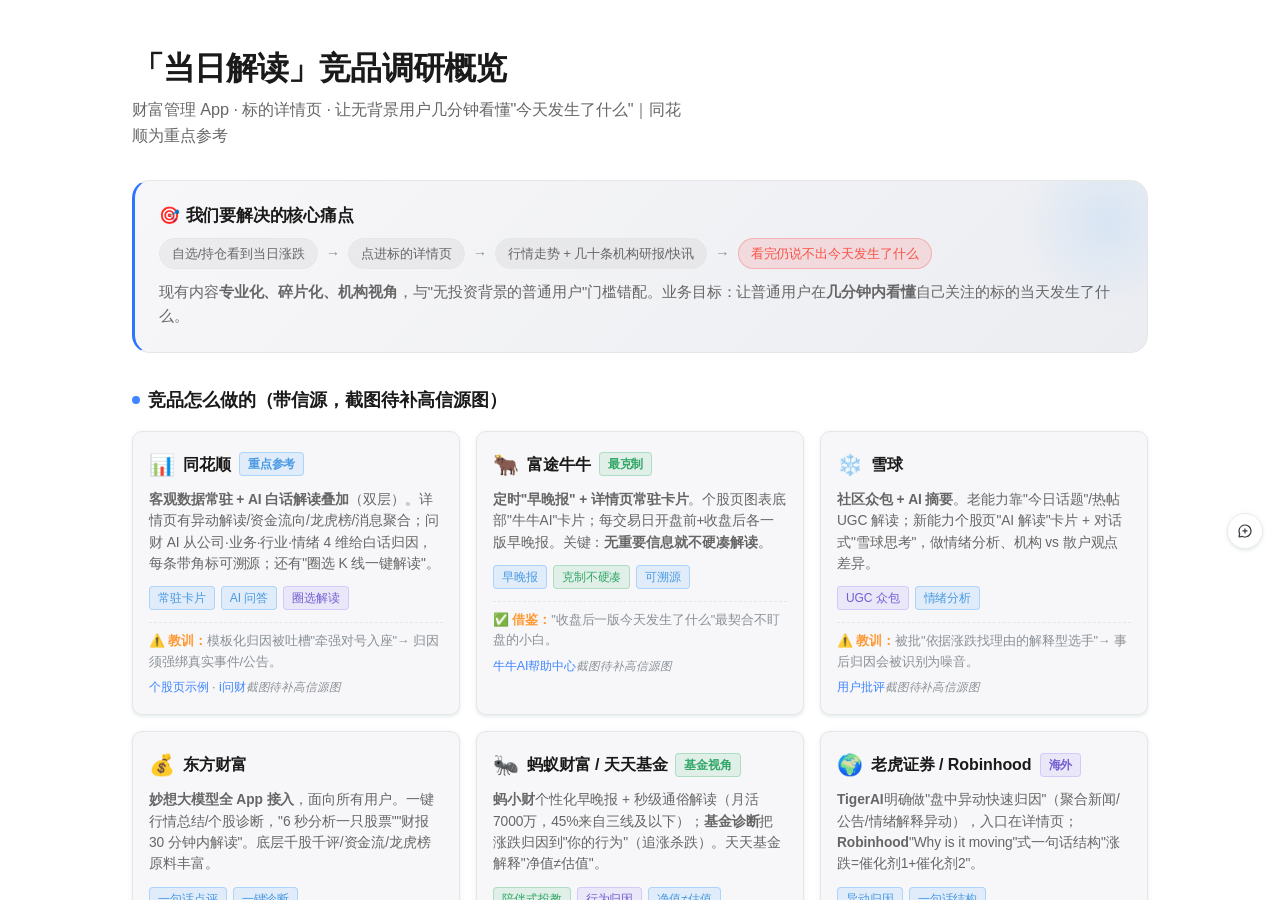
<file: canvas/research-overview.html>
<!DOCTYPE html>
<html lang="zh-CN" data-theme="light">
<head>
  <meta charset="utf-8">
  <meta name="viewport" content="width=device-width, initial-scale=1">
  <title>Flux Brainstorming</title>
  <style>
    /* ─────────────────────────────────────────────────────────────
       Flux Design Token System
       基于 Flux 官方 Design Spec，使用 --f-* 前缀命名。
       默认 light 主题，通过 data-theme="dark" 切换深色模式。
       通过宿主 IframeBox 的 postMessage(ENV_UPDATE) 自动同步主题和语言。
       ───────────────────────────────────────────────────────────── */

    :root {
      /* ── 字体族 ── */
      --f-font-family-zh: 'PingFang SC', 'Noto Sans SC', 'Hiragino Sans GB', 'Helvetica Neue', Arial, sans-serif;
      --f-font-family-en: 'SF Pro Text', -apple-system, BlinkMacSystemFont, 'Segoe UI', sans-serif;
      --f-font-family-code: 'JetBrains Mono', 'SF Mono', 'Menlo', 'Consolas', monospace;
      --f-font-family-display: 'PingFang SC', 'Noto Sans SC', 'SF Pro Display', 'Inter', system-ui, sans-serif;

      --f-font-weight-regular: 400;
      --f-font-weight-medium: 500;
      --f-font-weight-semibold: 600;
      --f-font-weight-bold: 700;
      --f-font-weight-code: 450;

      /* ── 间距 ── */
      --f-spacer-0: 0px;
      --f-spacer-4: 4px;
      --f-spacer-6: 6px;
      --f-spacer-8: 8px;
      --f-spacer-12: 12px;
      --f-spacer-16: 16px;
      --f-spacer-24: 24px;
      --f-spacer-32: 32px;
      --f-spacer-40: 40px;

      /* ── 圆角 ── */
      --f-radius-2: 2px;
      --f-radius-4: 4px;
      --f-radius-6: 6px;
      --f-radius-8: 8px;
      --f-radius-10: 10px;
      --f-radius-full: 9999px;

      /* ── 动效 ── */
      --f-ease-out: cubic-bezier(0.22, 1, 0.36, 1);
      --f-ease-in-out: cubic-bezier(0.65, 0, 0.35, 1);
      --f-dur-fast: 120ms;
      --f-dur-base: 200ms;
      --f-dur-slow: 320ms;
    }

    /* ── Dark 主题（默认） ── */
    :root,
    [data-theme="dark"] {
      --f-bg-bg-base-default: #202328;
      --f-bg-bg-base-secondary: #141517;
      --f-bg-bg-base-tertiary: #212225;
      --f-bg-bg-overlay-l1: #e0e6f20a;
      --f-bg-bg-overlay-l2: #e0e6f20f;
      --f-bg-bg-overlay-l3: #e0e6f214;
      --f-bg-bg-overlay-l4: #e0e6f21f;
      --f-bg-bg-menu: #202123;
      --f-bg-bg-brand: #62cbff;
      --f-bg-bg-brand-hover: #34b3f2;
      --f-bg-bg-brand-sub: #1577f9;
      --f-bg-bg-invert: #dadde5;

      --f-text-text-default: #eeeeee;
      --f-text-text-secondary: #9599a6;
      --f-text-text-tertiary: #666b75;
      --f-text-text-disabled: #555a63;
      --f-text-text-brand: #25b6ff;
      --f-text-text-onbrand: #0c0c0d;

      --f-icon-icon-default: #dadce1;
      --f-icon-icon-secondary: #9599a6;
      --f-icon-icon-tertiary: #666b75;
      --f-icon-icon-brand: #25b6ff;

      --f-border-border-neutral-l1: #242428;
      --f-border-border-neutral-l2: #303135;
      --f-border-border-neutral-l3: #39393e;
      --f-border-border-brand: #25b6ff;
      --f-border-border-brand-sub: #1577f9;

      --f-accent-accent-teal: #2dd288;
      --f-accent-accent-coral: #ff9392;
      --f-accent-accent-amber: #dcb364;
      --f-accent-accent-cyan: #04cbe5;
      --f-accent-accent-blue: #7bb8ff;
      --f-accent-accent-magenta: #ec93ff;
      --f-accent-accent-violet: #bfa5ff;

      --f-status-success-default: #33c192;
      --f-status-alert-default: #e9b721;
      --f-status-warning-default: #f38612;
      --f-status-error-default: #f65a5a;
      --f-status-primary-default: #387bff;

      --f-tag-tag-blue-text: #68b1ee;
      --f-tag-tag-blue-bg: #6dbdff33;
      --f-tag-tag-blue-border: #6dbdff4d;
      --f-tag-tag-green-text: #61c490;
      --f-tag-tag-green-bg: #60dc9a33;
      --f-tag-tag-green-border: #60dc9a4d;
      --f-tag-tag-red-text: #f07676;
      --f-tag-tag-red-bg: #f7606029;
      --f-tag-tag-red-border: #f760604d;
      --f-tag-tag-purple-text: #a291f0;
      --f-tag-tag-purple-bg: #a48fff1f;
      --f-tag-tag-purple-border: #a48fff4d;

      --f-shadow-elevation-100:
        0 0.5px 0 0 rgba(255, 255, 255, 0.06) inset,
        0 0.5px 0 0 rgba(255, 255, 255, 0.06),
        0 2px 6px 0 rgba(0, 0, 0, 0.2);
      --f-shadow-elevation-200:
        0 0.5px 0 0 rgba(255, 255, 255, 0.06) inset,
        0 4px 8px 0 rgba(0, 0, 0, 0.3);
      --f-shadow-elevation-300:
        0 0.5px 0 0 rgba(255, 255, 255, 0.08) inset,
        0 6px 12px 0 rgba(0, 0, 0, 0.4);
    }

    /* ── Light 主题 ── */
    [data-theme="light"] {
      --f-bg-bg-base-default: #f7f7f9;
      --f-bg-bg-base-secondary: #ffffff;
      --f-bg-bg-base-tertiary: #ecedf1;
      --f-bg-bg-overlay-l1: #8888880f;
      --f-bg-bg-overlay-l2: #8888881a;
      --f-bg-bg-overlay-l3: #88888824;
      --f-bg-bg-overlay-l4: #88888833;
      --f-bg-bg-menu: #ffffff;
      --f-bg-bg-brand: #58c7ff;
      --f-bg-bg-brand-hover: #7dd4ff;
      --f-bg-bg-brand-sub: #4495ff;
      --f-bg-bg-invert: #36393d;

      --f-text-text-default: #1a1a1a;
      --f-text-text-secondary: #666666;
      --f-text-text-tertiary: #8a9096;
      --f-text-text-disabled: #b2b2b2;
      --f-text-text-brand: #009ce9;
      --f-text-text-onbrand: #090a0b;

      --f-icon-icon-default: #31353a;
      --f-icon-icon-secondary: #5b6066;
      --f-icon-icon-tertiary: #8a9096;
      --f-icon-icon-brand: #58c7ff;

      --f-border-border-neutral-l1: #e9eaed;
      --f-border-border-neutral-l2: #e4e6e8;
      --f-border-border-neutral-l3: #dfdfe0;
      --f-border-border-brand: #58c7ff;
      --f-border-border-brand-sub: #4495ff;

      --f-accent-accent-teal: #00b983;
      --f-accent-accent-coral: #ff6b45;
      --f-accent-accent-amber: #f2a90c;
      --f-accent-accent-cyan: #00b6f5;
      --f-accent-accent-blue: #3f85ff;
      --f-accent-accent-magenta: #f53cff;
      --f-accent-accent-violet: #9570ff;

      --f-status-success-default: #15a877;
      --f-status-alert-default: #fec700;
      --f-status-warning-default: #ff9b36;
      --f-status-error-default: #fa5246;
      --f-status-primary-default: #2f74ff;

      --f-tag-tag-blue-text: #4999e3;
      --f-tag-tag-blue-bg: #389efe1f;
      --f-tag-tag-blue-border: #389efe4d;
      --f-tag-tag-green-text: #32a767;
      --f-tag-tag-green-bg: #3ab6721f;
      --f-tag-tag-green-border: #3ab6724d;
      --f-tag-tag-red-text: #dc5353;
      --f-tag-tag-red-bg: #ff3e3e1f;
      --f-tag-tag-red-border: #ff3e3e47;
      --f-tag-tag-purple-text: #735ed3;
      --f-tag-tag-purple-bg: #8b71ff1f;
      --f-tag-tag-purple-border: #8b71ff3d;

      --f-shadow-elevation-100:
        0 0 6px 0 rgba(93, 113, 121, 0.06),
        0 2px 3px 0 rgba(93, 113, 121, 0.1);
      --f-shadow-elevation-200:
        0 2px 6px 0 rgba(93, 113, 121, 0.08),
        0 2px 12px 0 rgba(93, 113, 121, 0.14);
      --f-shadow-elevation-300:
        0 0 2px 0 rgba(93, 113, 121, 0.16),
        0 4px 12px 0 rgba(93, 113, 121, 0.12),
        0 6px 20px 0 rgba(174, 185, 189, 0.2);
    }

    /* ─────────────────────────────────────────────────────────────
       Semantic Aliases — 向后兼容 + fragment 作者快捷引用
       将 Flux 官方 token 映射为更简短的语义别名。
       fragment <style> 块中可使用这些别名覆盖。
       ───────────────────────────────────────────────────────────── */
    :root,
    [data-theme="dark"],
    [data-theme="light"] {
      --bg-app:          var(--f-bg-bg-base-secondary);
      --bg-surface:      var(--f-bg-bg-base-default);
      --bg-subtle:       var(--f-bg-bg-base-tertiary);
      --bg-muted:        var(--f-bg-bg-overlay-l2);
      --border:          var(--f-border-border-neutral-l2);
      --border-strong:   var(--f-border-border-neutral-l3);
      --text-primary:    var(--f-text-text-default);
      --text-secondary:  var(--f-text-text-secondary);
      --text-tertiary:   var(--f-text-text-tertiary);
      --accent:          var(--f-bg-bg-brand);
      --accent-soft:     var(--f-bg-bg-overlay-l3);
      --accent-strong:   var(--f-bg-bg-brand-hover);
      --success:         var(--f-status-success-default);
      --warning:         var(--f-status-warning-default);
      --error:           var(--f-status-error-default);
      --selected-bg:     var(--f-bg-bg-overlay-l3);
      --selected-border: var(--f-border-border-brand);
      --selected-ring:   rgba(37, 182, 255, 0.22);

      --font-display:    var(--f-font-family-display);
      --font-body:       var(--f-font-family-zh);
      --font-mono:       var(--f-font-family-code);

      --radius-xs:       var(--f-radius-6);
      --radius-sm:       var(--f-radius-8);
      --radius-md:       var(--f-radius-10);
      --radius-lg:       18px;
      --radius-xl:       24px;
      --radius-pill:     var(--f-radius-full);

      --shadow-1:        var(--f-shadow-elevation-100);
      --shadow-2:        var(--f-shadow-elevation-200);
      --shadow-3:        var(--f-shadow-elevation-300);
      --shadow-focus:    0 0 0 4px var(--selected-ring);

      --space-1: 0.25rem;
      --space-2: 0.5rem;
      --space-3: 0.75rem;
      --space-4: 1rem;
      --space-5: 1.5rem;
      --space-6: 2rem;
      --space-7: 3rem;
      --space-8: 4rem;

      --ease-out:        var(--f-ease-out);
      --ease-in-out:     var(--f-ease-in-out);
      --dur-fast:        var(--f-dur-fast);
      --dur-base:        var(--f-dur-base);
      --dur-slow:        var(--f-dur-slow);
    }

    /* ── Light 别名覆盖（selected-ring 需要跟随主题变化） ── */
    [data-theme="light"] {
      --selected-ring: rgba(0, 156, 233, 0.18);
    }

    /* ── 字体族切换：英文通过 lang 属性 ── */
    html[lang="en"],
    html[lang^="en-"] {
      --font-body: var(--f-font-family-en);
      --font-display: var(--f-font-family-en);
    }

    /* ─────────────────────────────────────────────────────────────
       Reset & base
       ───────────────────────────────────────────────────────────── */
    *, *::before, *::after { box-sizing: border-box; margin: 0; padding: 0; }
    html, body { height: 100%; overflow: hidden; }

    body {
      font-family: var(--font-body);
      background: var(--bg-app);
      color: var(--text-primary);
      display: flex;
      flex-direction: column;
      line-height: 1.6;
      font-size: 15px;
      letter-spacing: -0.005em;
      -webkit-font-smoothing: antialiased;
      -moz-osx-font-smoothing: grayscale;
      text-rendering: optimizeLegibility;
    }

    ::selection { background: var(--accent-soft); color: var(--accent-strong); }

    /* ─────────────────────────────────────────────────────────────
       Layout chrome (header / main / indicator)
       ───────────────────────────────────────────────────────────── */
    .header {
      background: var(--bg-surface);
      padding: var(--space-3) var(--space-6);
      display: flex;
      justify-content: space-between;
      align-items: center;
      border-bottom: 1px solid var(--border);
      flex-shrink: 0;
      backdrop-filter: saturate(1.2);
    }
    .header h1 {
      font-size: 0.85rem;
      font-weight: 600;
      color: var(--text-secondary);
      letter-spacing: 0.02em;
    }
    .header .status {
      font-size: 0.72rem;
      color: var(--success);
      display: flex;
      align-items: center;
      gap: 0.45rem;
      font-weight: 500;
    }
    .header .status::before {
      content: '';
      width: 7px; height: 7px;
      background: var(--success);
      border-radius: 50%;
      box-shadow: 0 0 0 3px rgba(51, 193, 146, 0.18);
    }

    .main { flex: 1; overflow-y: auto; scroll-behavior: smooth; }
    .main::-webkit-scrollbar { width: 10px; height: 10px; }
    .main::-webkit-scrollbar-track { background: transparent; }
    .main::-webkit-scrollbar-thumb {
      background: var(--border-strong);
      border-radius: var(--radius-pill);
      border: 2px solid var(--bg-app);
    }
    .main::-webkit-scrollbar-thumb:hover { background: var(--text-tertiary); }

    #claude-content {
      padding: var(--space-7) var(--space-6);
      min-height: 100%;
      max-width: 1080px;
      margin: 0 auto;
    }

    .content-section {
      display: none;
      animation: fadeInUp var(--dur-slow) var(--ease-out);
    }
    .content-section.active { display: block; }

    @keyframes fadeInUp {
      from { opacity: 0; transform: translateY(8px); }
      to   { opacity: 1; transform: translateY(0); }
    }

    .indicator-bar {
      background: var(--bg-surface);
      border-top: 1px solid var(--border);
      padding: var(--space-3) var(--space-6);
      flex-shrink: 0;
      text-align: center;
      display: flex;
      align-items: center;
      justify-content: center;
      gap: var(--space-4);
    }
    .indicator-bar span {
      font-size: 0.78rem;
      color: var(--text-secondary);
    }
    .indicator-bar .selected-text {
      color: var(--accent);
      font-weight: 600;
    }

    #nav-btn-up, #nav-btn-down {
      width: 28px; height: 28px;
      border: 1px solid var(--border);
      background: var(--bg-surface);
      color: var(--text-secondary);
      border-radius: var(--radius-sm);
      cursor: pointer;
      font-size: 14px;
      line-height: 1;
      transition: all var(--dur-fast) var(--ease-out);
    }
    #nav-btn-up:hover:not(:disabled),
    #nav-btn-down:hover:not(:disabled) {
      border-color: var(--accent);
      color: var(--accent);
      transform: translateY(-1px);
    }
    #nav-btn-up:disabled, #nav-btn-down:disabled { opacity: 0.35; cursor: not-allowed; }
    #nav-page-count {
      font-family: var(--font-mono);
      font-size: 0.72rem;
      color: var(--text-tertiary);
      min-width: 2.5rem;
    }

    /* ─────────────────────────────────────────────────────────────
       Typography
       ───────────────────────────────────────────────────────────── */
    h1, h2, h3, h4, h5 {
      font-family: var(--font-display);
      color: var(--text-primary);
      line-height: 1.25;
    }
    h2 {
      font-size: 2rem;
      font-weight: 700;
      letter-spacing: -0.02em;
      margin-bottom: var(--space-2);
    }
    h3 {
      font-size: 1.1rem;
      font-weight: 600;
      letter-spacing: -0.01em;
      margin-bottom: var(--space-1);
    }
    h4 {
      font-size: 0.95rem;
      font-weight: 600;
      margin-bottom: var(--space-2);
    }
    p { color: var(--text-primary); }

    .subtitle {
      color: var(--text-secondary);
      font-size: 1.02rem;
      margin-bottom: var(--space-6);
      max-width: 62ch;
    }

    .section { margin-bottom: var(--space-6); }
    .label {
      display: inline-block;
      font-size: 0.68rem;
      color: var(--text-secondary);
      text-transform: uppercase;
      letter-spacing: 0.08em;
      font-weight: 600;
      margin-bottom: var(--space-2);
      padding: 2px 8px;
      background: var(--bg-subtle);
      border-radius: var(--radius-xs);
    }

    code {
      font-family: var(--font-mono);
      font-size: 0.88em;
      background: var(--bg-subtle);
      padding: 0.15em 0.4em;
      border-radius: var(--radius-xs);
      color: var(--accent-strong);
    }
    pre {
      font-family: var(--font-mono);
      font-size: 0.85rem;
      background: var(--bg-subtle);
      border: 1px solid var(--border);
      border-radius: var(--radius-md);
      padding: var(--space-4);
      overflow-x: auto;
      margin-bottom: var(--space-4);
    }
    pre code { background: none; padding: 0; color: inherit; }

    /* ─────────────────────────────────────────────────────────────
       Options (A/B/C choice cards)
       ───────────────────────────────────────────────────────────── */
    .options {
      display: flex;
      flex-direction: column;
      gap: var(--space-3);
    }
    .option {
      position: relative;
      background: var(--bg-surface);
      border: 1px solid transparent;
      border-radius: var(--radius-md);
      padding: var(--space-4) var(--space-5);
      cursor: pointer;
      transition: border-color var(--dur-fast) var(--ease-out),
                  transform var(--dur-fast) var(--ease-out),
                  box-shadow var(--dur-base) var(--ease-out),
                  background var(--dur-fast) var(--ease-out);
      display: flex;
      align-items: flex-start;
      gap: var(--space-4);
    }
    .option:hover {
      border-color: var(--border-strong);
      transform: translateY(-1px);
      box-shadow: var(--shadow-2);
    }
    .option.selected {
      background: var(--selected-bg);
      border-color: var(--selected-border);
      box-shadow: var(--shadow-focus), var(--shadow-2);
    }
    .option .letter {
      background: var(--bg-muted);
      color: var(--text-secondary);
      width: 2rem; height: 2rem;
      border-radius: var(--radius-sm);
      display: flex; align-items: center; justify-content: center;
      font-family: var(--font-display);
      font-weight: 700;
      font-size: 0.9rem;
      flex-shrink: 0;
      transition: all var(--dur-base) var(--ease-out);
    }
    .option.selected .letter {
      background: var(--accent);
      color: var(--f-text-text-onbrand);
      transform: scale(1.05);
    }
    .option .content { flex: 1; min-width: 0; }
    .option .content h3 {
      font-size: 1rem;
      margin-bottom: var(--space-1);
    }
    .option .content p {
      color: var(--text-secondary);
      font-size: 0.9rem;
      margin: 0;
    }

    /* ─────────────────────────────────────────────────────────────
       Cards (visual design options)
       ───────────────────────────────────────────────────────────── */
    .cards {
      display: grid;
      grid-template-columns: repeat(auto-fit, minmax(280px, 1fr));
      gap: var(--space-5);
    }
    .card {
      background: var(--bg-surface);
      border: 1px solid transparent;
      border-radius: var(--radius-lg);
      overflow: hidden;
      cursor: pointer;
      transition: transform var(--dur-base) var(--ease-out),
                  box-shadow var(--dur-base) var(--ease-out),
                  border-color var(--dur-fast) var(--ease-out);
      display: flex;
      flex-direction: column;
    }
    .card:hover {
      border-color: var(--border-strong);
      transform: translateY(-3px);
      box-shadow: var(--shadow-3);
    }
    .card.selected {
      border-color: var(--selected-border);
      box-shadow: var(--shadow-focus), var(--shadow-3);
    }
    .card-image {
      background:
        linear-gradient(135deg, var(--bg-subtle) 0%, var(--bg-muted) 100%);
      aspect-ratio: 16 / 10;
      display: flex;
      align-items: center;
      justify-content: center;
      overflow: hidden;
      position: relative;
    }
    .card-body { padding: var(--space-5); }
    .card-body h3 { margin-bottom: var(--space-1); }
    .card-body p { color: var(--text-secondary); font-size: 0.9rem; }

    /* ─────────────────────────────────────────────────────────────
       Mockup containers
       ───────────────────────────────────────────────────────────── */
    .mockup {
      background: var(--bg-surface);
      border: 1px solid var(--border);
      border-radius: var(--radius-lg);
      overflow: hidden;
      margin-bottom: var(--space-5);
      box-shadow: var(--shadow-2);
    }
    .mockup-header {
      background: var(--bg-subtle);
      padding: var(--space-2) var(--space-4);
      font-size: 0.75rem;
      color: var(--text-secondary);
      border-bottom: 1px solid var(--border);
      font-weight: 500;
      display: flex;
      align-items: center;
      gap: var(--space-2);
    }
    .mockup-header::before {
      content: '';
      width: 8px; height: 8px;
      border-radius: 50%;
      background: var(--border-strong);
      box-shadow: 14px 0 0 var(--border-strong), 28px 0 0 var(--border-strong);
      margin-right: 28px;
    }
    .mockup-body { padding: var(--space-5); }

    .mobile-mockup {
      max-width: 375px;
      margin: 0 auto var(--space-5) auto;
      border: 10px solid var(--f-bg-bg-base-secondary);
      border-radius: 40px;
      overflow: hidden;
      background: var(--bg-surface);
      box-shadow: var(--shadow-3);
      position: relative;
    }
    .mobile-mockup::before {
      content: '';
      position: absolute;
      top: 10px; left: 50%;
      transform: translateX(-50%);
      width: 110px; height: 22px;
      background: var(--f-bg-bg-base-secondary);
      border-radius: 0 0 14px 14px;
      z-index: 2;
    }
    .mobile-mockup .mockup-header {
      background: var(--bg-subtle);
      padding: var(--space-4) var(--space-3) var(--space-2);
      text-align: center;
      font-size: 0.78rem;
      font-weight: 600;
      color: var(--text-primary);
      border-bottom: 1px solid var(--border);
    }
    .mobile-mockup .mockup-header::before { display: none; }
    .mobile-mockup .mockup-body {
      min-height: 600px;
      padding: var(--space-5);
      position: relative;
    }

    /* ─────────────────────────────────────────────────────────────
       Layout utilities
       ───────────────────────────────────────────────────────────── */
    .split {
      display: grid;
      grid-template-columns: 1fr 1fr;
      gap: var(--space-5);
    }
    @media (max-width: 800px) { .split { grid-template-columns: 1fr; } }

    .pros-cons {
      display: grid;
      grid-template-columns: 1fr 1fr;
      gap: var(--space-4);
      margin: var(--space-4) 0;
    }
    .pros, .cons {
      background: var(--bg-surface);
      border-radius: var(--radius-md);
      padding: var(--space-4);
    }
    .pros h4 {
      color: var(--success);
      font-size: 0.78rem;
      text-transform: uppercase;
      letter-spacing: 0.06em;
      margin-bottom: var(--space-3);
      display: flex;
      align-items: center;
      gap: var(--space-2);
    }
    .cons h4 {
      color: var(--error);
      font-size: 0.78rem;
      text-transform: uppercase;
      letter-spacing: 0.06em;
      margin-bottom: var(--space-3);
      display: flex;
      align-items: center;
      gap: var(--space-2);
    }
    .pros h4::before { content: '✓'; font-size: 1rem; }
    .cons h4::before { content: '✗'; font-size: 1rem; }
    .pros ul, .cons ul {
      margin-left: 1.1rem;
      font-size: 0.9rem;
      color: var(--text-secondary);
    }
    .pros li, .cons li { margin-bottom: var(--space-1); }

    /* ─────────────────────────────────────────────────────────────
       Generic elements
       ───────────────────────────────────────────────────────────── */
    table {
      width: 100%;
      border-collapse: collapse;
      margin-bottom: var(--space-5);
      font-size: 0.9rem;
      background: var(--bg-surface);
      border-radius: var(--radius-md);
      overflow: hidden;
    }
    th, td {
      border-bottom: 1px solid var(--border);
      padding: var(--space-3) var(--space-4);
      text-align: left;
    }
    tr:last-child td { border-bottom: none; }
    th {
      background: var(--bg-subtle);
      font-weight: 600;
      color: var(--text-secondary);
      font-size: 0.78rem;
      text-transform: uppercase;
      letter-spacing: 0.05em;
    }
    tr:hover td { background: var(--bg-subtle); }

    ul, ol { padding-left: 1.4rem; margin-bottom: var(--space-4); }
    li { margin-bottom: var(--space-1); }

    a {
      color: var(--f-text-text-brand);
      text-decoration: none;
      border-bottom: 1px solid transparent;
      transition: border-color var(--dur-fast);
    }
    a:hover { border-bottom-color: var(--f-text-text-brand); }

    hr {
      border: none;
      border-top: 1px solid var(--border);
      margin: var(--space-6) 0;
    }

    /* ─────────────────────────────────────────────────────────────
       Wireframe / placeholder
       ───────────────────────────────────────────────────────────── */
    .placeholder {
      background: linear-gradient(
        90deg,
        var(--bg-subtle) 0%,
        var(--bg-muted) 50%,
        var(--bg-subtle) 100%
      );
      background-size: 200% 100%;
      animation: shimmer 2s linear infinite;
      border-radius: var(--radius-md);
      padding: var(--space-6);
      text-align: center;
      color: var(--text-tertiary);
      font-size: 0.85rem;
    }
    @keyframes shimmer {
      0% { background-position: 200% 0; }
      100% { background-position: -200% 0; }
    }

    .mock-nav {
      background: linear-gradient(135deg, var(--accent) 0%, var(--accent-strong) 100%);
      color: var(--f-text-text-onbrand);
      padding: var(--space-3) var(--space-5);
      display: flex;
      gap: var(--space-5);
      font-size: 0.9rem;
      font-weight: 500;
      border-radius: var(--radius-sm) var(--radius-sm) 0 0;
    }
    .mock-sidebar {
      background: var(--bg-subtle);
      padding: var(--space-4);
      min-width: 200px;
      border-right: 1px solid var(--border);
      font-size: 0.88rem;
      color: var(--text-secondary);
    }
    .mock-content {
      padding: var(--space-5);
      flex: 1;
      min-width: 0;
    }
    .mock-button {
      background: var(--accent);
      color: var(--f-text-text-onbrand);
      border: none;
      padding: var(--space-2) var(--space-4);
      border-radius: var(--radius-sm);
      font-size: 0.88rem;
      font-weight: 500;
      cursor: pointer;
      transition: all var(--dur-fast) var(--ease-out);
      box-shadow: var(--shadow-1);
    }
    .mock-button:hover {
      background: var(--accent-strong);
      transform: translateY(-1px);
      box-shadow: var(--shadow-2);
    }
    .mock-input {
      background: var(--bg-surface);
      border: 1px solid var(--border);
      border-radius: var(--radius-sm);
      padding: var(--space-2) var(--space-3);
      width: 100%;
      font-family: inherit;
      font-size: 0.9rem;
      color: var(--text-primary);
      transition: border-color var(--dur-fast), box-shadow var(--dur-fast);
    }
    .mock-input:focus {
      outline: none;
      border-color: var(--f-border-border-brand);
      box-shadow: var(--shadow-focus);
    }

    /* ─────────────────────────────────────────────────────────────
       Flux Tag styles
       ───────────────────────────────────────────────────────────── */
    .flux-tag {
      display: inline-block;
      padding: 2px 8px;
      border-radius: var(--f-radius-4);
      font-size: 12px;
      line-height: 18px;
      border: 1px solid;
    }
    .flux-tag-blue { color: var(--f-tag-tag-blue-text); background: var(--f-tag-tag-blue-bg); border-color: var(--f-tag-tag-blue-border); }
    .flux-tag-green { color: var(--f-tag-tag-green-text); background: var(--f-tag-tag-green-bg); border-color: var(--f-tag-tag-green-border); }
    .flux-tag-red { color: var(--f-tag-tag-red-text); background: var(--f-tag-tag-red-bg); border-color: var(--f-tag-tag-red-border); }
    .flux-tag-purple { color: var(--f-tag-tag-purple-text); background: var(--f-tag-tag-purple-bg); border-color: var(--f-tag-tag-purple-border); }

    /* ─────────────────────────────────────────────────────────────
       Utility classes
       ───────────────────────────────────────────────────────────── */
    .badge {
      display: inline-flex;
      align-items: center;
      gap: 0.3rem;
      padding: 0.2rem 0.6rem;
      background: var(--accent-soft);
      color: var(--accent);
      border-radius: var(--radius-pill);
      font-size: 0.72rem;
      font-weight: 600;
      letter-spacing: 0.02em;
    }
    .stack-sm > * + * { margin-top: var(--space-2); }
    .stack-md > * + * { margin-top: var(--space-4); }
    .stack-lg > * + * { margin-top: var(--space-6); }
    .text-muted { color: var(--text-secondary); }
    .text-subtle { color: var(--text-tertiary); }
    .surface {
      background: var(--bg-surface);
      border-radius: var(--radius-md);
      padding: var(--space-5);
    }

    /* Reduce motion */
    @media (prefers-reduced-motion: reduce) {
      *, *::before, *::after {
        animation-duration: 0.01ms !important;
        transition-duration: 0.01ms !important;
      }
    }

    /* FROZEN — 协议见 visual-companion.md */
.mc-footer {
  position: fixed;
  left: 0;
  right: 0;
  bottom: 0;
  z-index: 1000;
  display: flex;
  align-items: center;
  justify-content: space-between;
  height: 48px;
  padding: 0 20px;
  background-color: var(--f-bg-bg-menu);
}

/* 覆盖 inline hidden 的隐藏方式，确保 display 与 flex 切换可控 */
.mc-footer[hidden] {
  display: none;
}

.mc-footer-info {
  display: flex;
  align-items: center;
  font-size: 14px;
  line-height: 22px;
  font-weight: var(--f-font-weight-regular);
  color: var(--f-text-text-secondary);
}

.mc-footer-count {
  color: var(--f-text-text-default);
  font-size: 16px;
  line-height: 24px;
  font-weight: var(--f-font-weight-semibold);
  margin: 0;
}

/* 计数区：组内数字与文案 4px，两组之间 12px（设计稿 node 340-18924） */
.mc-footer-default {
  display: inline-flex;
  align-items: center;
  gap: var(--f-spacer-12);
}
.mc-footer-stat,
.mc-footer-annos {
  display: inline-flex;
  align-items: center;
  gap: var(--f-spacer-4);
}
.mc-footer-annos[hidden] {
  display: none;
}
.mc-footer-anno-count {
  color: var(--f-text-text-default);
  font-size: 16px;
  line-height: 24px;
  font-weight: var(--f-font-weight-semibold);
  margin: 0;
}

/* 默认态 / 批注态 文案切换：默认只显示 default，批注态只显示 annotating */
.mc-footer-annotating {
  display: none;
}
body.mc-anno-active .mc-footer-default {
  display: none;
}
body.mc-anno-active .mc-footer-annotating[data-lang='zh'] {
  display: inline;
}
html[lang='en'] body.mc-anno-active .mc-footer-annotating[data-lang='zh'],
html[lang^='en-'] body.mc-anno-active .mc-footer-annotating[data-lang='zh'] {
  display: none;
}
html[lang='en'] body.mc-anno-active .mc-footer-annotating[data-lang='en'],
html[lang^='en-'] body.mc-anno-active .mc-footer-annotating[data-lang='en'] {
  display: inline;
}

.mc-footer-actions {
  position: relative;
  display: flex;
  align-items: center;
  gap: var(--f-spacer-8);
}

.mc-footer-submit-tip {
  position: absolute;
  right: 0;
  bottom: calc(100% + 8px);
  display: none;
  padding: 7px var(--f-spacer-8);
  border: 1px solid var(--f-border-border-neutral-l1);
  border-radius: var(--f-radius-8);
  background-color: var(--f-bg-bg-base-secondary);
  color: var(--f-text-text-default);
  box-shadow: var(--f-shadow-elevation-100);
  font-size: 12px;
  line-height: 18px;
  white-space: nowrap;
  pointer-events: none;
}
body.mc-anno-active .mc-footer-actions:hover .mc-footer-submit-tip,
body.mc-anno-active .mc-footer-actions:focus-within .mc-footer-submit-tip {
  display: block;
}

.mc-footer-submit {
  display: inline-flex;
  align-items: center;
  justify-content: center;
  gap: var(--f-spacer-4);
  height: 32px;
  padding: 0 var(--f-spacer-16);
  border: none;
  border-radius: 8px;
  background-color: var(--f-bg-bg-invert);
  color: var(--f-bg-bg-base-secondary);
  font-family: inherit;
  font-size: 14px;
  line-height: 1;
  font-weight: var(--f-font-weight-semibold);
  cursor: pointer;
  transition:
    background-color 0.15s ease,
    opacity 0.15s ease;
}

.mc-footer-submit:hover:not(:disabled) {
  opacity: 0.85;
}

.mc-footer-submit:active:not(:disabled) {
  opacity: 0.7;
}

.mc-footer-submit:disabled {
  opacity: 0.5;
  cursor: not-allowed;
}

.mc-footer-submit-arrow {
  display: inline-flex;
  align-items: center;
  font-size: 14px;
  line-height: 1;
}

body.has-mc-footer {
  padding-bottom: 48px;
}

[data-mc-toggle] {
  cursor: pointer;
  user-select: none;
}
[data-mc-toggle][aria-disabled='true'],
[data-mc-toggle][disabled] {
  cursor: not-allowed;
  opacity: 0.5;
}
[data-mc-toggle]:focus-visible {
  outline: 2px solid var(--f-border-border-brand);
  outline-offset: 2px;
}

.mc-footer [data-lang='en'] {
  display: none;
}
html[lang='en'] .mc-footer [data-lang='zh'],
html[lang^='en-'] .mc-footer [data-lang='zh'] {
  display: none;
}
html[lang='en'] .mc-footer [data-lang='en'],
html[lang^='en-'] .mc-footer [data-lang='en'] {
  display: inline;
}

/* ══════════════════════════════════════════════════════════════
   批注（Annotation）—— 见 visual-companion.md「批注模式」
   ══════════════════════════════════════════════════════════════ */

/* ── 右下角批注入口按钮（三态：默认 / 激活 / hover tooltip） ── */
.mc-anno-toggle {
  position: fixed;
  right: 17px;
  top: calc(50% + 63px); /* 与宿主分页器同轴，并保持设计稿标注的 12px 间距 */
  z-index: 1001;
  display: inline-flex;
  align-items: center;
  justify-content: center;
  width: 36px;
  height: 36px;
  box-sizing: border-box;
  padding: 2px;
  border: 1px solid var(--f-border-border-neutral-l1);
  border-radius: var(--f-radius-full);
  background-color: var(--f-bg-bg-base-secondary);
  color: var(--f-icon-icon-default);
  cursor: pointer;
  box-shadow: var(--f-shadow-elevation-100);
  transition:
    color var(--f-dur-fast) var(--f-ease-out),
    background-color var(--f-dur-fast) var(--f-ease-out),
    border-color var(--f-dur-fast) var(--f-ease-out);
}
.mc-anno-toggle[hidden] {
  display: none;
}
/* hover：overlay-l1 圆形底色，不带描边和阴影（设计稿 node 340-18284） */
.mc-anno-toggle:hover {
  background-color: var(--f-bg-bg-base-secondary);
  background-image: linear-gradient(
    var(--f-bg-bg-overlay-l1),
    var(--f-bg-bg-overlay-l1)
  );
  border-color: transparent;
  box-shadow: none;
}
/* 激活态：深色实心圆钮 + 反色图标（对齐设计稿 node 340-18441）。
   底色用 --f-bg-bg-invert，图标用 --f-bg-bg-base-secondary（与 invert 天然反色，
   亮/暗主题下均保证对比度）。 */
.mc-anno-toggle[aria-pressed='true'] {
  background-color: var(--f-bg-bg-invert);
  background-image: none;
  border-color: var(--f-bg-bg-invert);
  color: var(--f-bg-bg-base-secondary);
}
.mc-anno-toggle-icon {
  display: inline-flex;
  align-items: center;
  justify-content: center;
}
.mc-anno-toggle-icon svg {
  width: 16px;
  height: 16px;
}

/* 入口按钮左侧 tooltip（打开/关闭批注模式）——浅色（对齐设计稿 node 340-19418）：
   白底 + neutral-l1 描边 + text-default 深字 + radius-8 + 12/18 字 + 柔和阴影 */
.mc-anno-toggle-tip {
  position: absolute;
  right: calc(100% + 8px);
  top: 50%;
  transform: translateY(-50%);
  display: none;
  white-space: nowrap;
  padding: 7px var(--f-spacer-8);
  border-radius: var(--f-radius-8);
  background-color: var(--f-bg-bg-base-secondary);
  border: 1px solid var(--f-border-border-neutral-l1);
  color: var(--f-text-text-default);
  font-size: 12px;
  line-height: 18px;
  pointer-events: none;
  box-shadow: var(--f-shadow-elevation-100);
}
.mc-anno-toggle:hover .mc-anno-toggle-tip[data-lang='zh'] {
  display: inline-block;
}
/* tooltip 语言可见性（默认中文，英文环境切换） */
.mc-anno-toggle-tip[data-lang='en'] {
  display: none;
}
html[lang='en'] .mc-anno-toggle:hover .mc-anno-toggle-tip[data-lang='zh'],
html[lang^='en-'] .mc-anno-toggle:hover .mc-anno-toggle-tip[data-lang='zh'] {
  display: none;
}
html[lang='en'] .mc-anno-toggle:hover .mc-anno-toggle-tip[data-lang='en'],
html[lang^='en-'] .mc-anno-toggle:hover .mc-anno-toggle-tip[data-lang='en'] {
  display: inline-block;
}

/* ── 批注模式下的画布交互 ── */
/* 不可批注区域统一弱化，当前已选选项抬高到遮罩之上
   （设计稿 node 654-20188）。遮罩使用主题背景 token，同时适配明暗主题。 */
body.mc-anno-active::before {
  content: '';
  position: fixed;
  inset: 0;
  z-index: 900;
  background-color: var(--f-bg-bg-base-secondary);
  opacity: 0.5;
  pointer-events: none;
}
body.mc-anno-active #claude-content {
  pointer-events: none;
}
body.mc-anno-active .mc-anno-target {
  position: relative;
  z-index: 901;
  pointer-events: auto;
}

/* 自定义评论光标：完整复用设计稿 node 340-18345 导出的 SVG（含白色衬底与双层阴影）。
   ⚠️ CSS cursor 的 SVG data-uri 无法引用 --f-* 变量，图标颜色固定取设计稿中
   icon-default / icon-onaccent 的 light 色值；光标由系统层绘制，属 token 规则例外。 */
body.mc-anno-active .mc-anno-target {
  cursor:
    url('data:image/svg+xml;utf8,<svg xmlns="http://www.w3.org/2000/svg" width="39" height="39" viewBox="0 0 39 39" fill="none"><g filter="url(%23filter0_dd_340_18345)"><path d="M10.1584 23.5083C10.3054 23.8792 10.3381 24.2856 10.2524 24.6753L9.18736 27.9652C9.15305 28.1321 9.16192 28.3049 9.21314 28.4674C9.26436 28.6298 9.35622 28.7765 9.48003 28.8935C9.60383 29.0105 9.75547 29.0939 9.92056 29.1359C10.0857 29.1778 10.2587 29.1769 10.4234 29.1332L13.8364 28.1352C14.2041 28.0623 14.5849 28.0942 14.9354 28.2272C17.0707 29.2245 19.4897 29.4354 21.7655 28.823C24.0413 28.2105 26.0276 26.8139 27.374 24.8796C28.7205 22.9454 29.3405 20.5977 29.1246 18.2509C28.9088 15.904 27.871 13.7088 26.1944 12.0526C24.5178 10.3963 22.31 9.38542 19.9607 9.19828C17.6114 9.01114 15.2715 9.65976 13.3538 11.0297C11.4361 12.3997 10.0639 14.4029 9.47926 16.686C8.89462 18.969 9.13513 21.3852 10.1584 23.5083Z" fill="white"/><path d="M12.6276 10.0124C14.7849 8.47138 17.4174 7.74132 20.0602 7.95184C22.7031 8.16242 25.1868 9.30051 27.0729 11.1638C28.959 13.027 30.127 15.4963 30.3698 18.1364C30.6126 20.7765 29.9147 23.4175 28.4001 25.5934C26.8854 27.7695 24.6507 29.3409 22.0905 30.03C19.5565 30.712 16.8653 30.4847 14.4811 29.3923C14.3619 29.349 14.2341 29.3374 14.1091 29.3571L10.7741 30.3327C10.7641 30.3356 10.7539 30.3388 10.7438 30.3415C10.3735 30.4397 9.98429 30.4417 9.61296 30.3474C9.24165 30.253 8.90025 30.0655 8.62175 29.8024C8.34324 29.5392 8.13642 29.2089 8.02116 28.8434C7.90594 28.478 7.88541 28.0889 7.96257 27.7136L7.99773 27.5807L9.03679 24.3718C9.05911 24.2416 9.04775 24.1081 9.00163 23.9841C7.87731 21.6118 7.61661 18.9204 8.26823 16.3757C8.92598 13.8073 10.4703 11.5535 12.6276 10.0124Z" stroke="white" stroke-width="2.5" stroke-linecap="round" stroke-linejoin="round"/></g><path d="M10.1584 23.5083C10.3054 23.8792 10.3381 24.2856 10.2524 24.6753L9.18736 27.9652C9.15305 28.1321 9.16192 28.3049 9.21314 28.4674C9.26436 28.6298 9.35622 28.7765 9.48003 28.8935C9.60383 29.0105 9.75547 29.0939 9.92056 29.1359C10.0857 29.1778 10.2587 29.1769 10.4234 29.1332L13.8364 28.1352C14.2041 28.0623 14.5849 28.0942 14.9354 28.2272C17.0707 29.2245 19.4897 29.4354 21.7655 28.823C24.0413 28.2105 26.0276 26.8139 27.374 24.8796C28.7205 22.9454 29.3405 20.5977 29.1246 18.2509C28.9088 15.904 27.871 13.7088 26.1944 12.0526C24.5178 10.3963 22.31 9.38542 19.9607 9.19828C17.6114 9.01114 15.2715 9.65976 13.3538 11.0297C11.4361 12.3997 10.0639 14.4029 9.47926 16.686C8.89462 18.969 9.13513 21.3852 10.1584 23.5083Z" fill="white" stroke="%2331353A" stroke-width="2" stroke-linecap="round" stroke-linejoin="round"/><path d="M15.7858 19.1179H22.4525" stroke="%2331353A" stroke-width="2" stroke-linecap="round" stroke-linejoin="round"/><path d="M19.1178 15.7847V22.4514" stroke="%2331353A" stroke-width="2" stroke-linecap="round" stroke-linejoin="round"/><defs><filter id="filter0_dd_340_18345" x="4.76837e-06" y="2.00272e-05" width="38.3333" height="38.3333" filterUnits="userSpaceOnUse" color-interpolation-filters="sRGB"><feFlood flood-opacity="0" result="BackgroundImageFix"/><feColorMatrix in="SourceAlpha" type="matrix" values="0 0 0 0 0 0 0 0 0 0 0 0 0 0 0 0 0 0 127 0" result="hardAlpha"/><feOffset/><feGaussianBlur stdDeviation="3.33333"/><feComposite in2="hardAlpha" operator="out"/><feColorMatrix type="matrix" values="0 0 0 0 0.52549 0 0 0 0 0.541176 0 0 0 0 0.596078 0 0 0 0.08 0"/><feBlend mode="normal" in2="BackgroundImageFix" result="effect1_dropShadow_340_18345"/><feColorMatrix in="SourceAlpha" type="matrix" values="0 0 0 0 0 0 0 0 0 0 0 0 0 0 0 0 0 0 127 0" result="hardAlpha"/><feOffset dy="3.33333"/><feGaussianBlur stdDeviation="1.66667"/><feComposite in2="hardAlpha" operator="out"/><feColorMatrix type="matrix" values="0 0 0 0 0.525311 0 0 0 0 0.541465 0 0 0 0 0.595309 0 0 0 0.16 0"/><feBlend mode="normal" in2="effect1_dropShadow_340_18345" result="effect2_dropShadow_340_18345"/><feBlend mode="normal" in="SourceGraphic" in2="effect2_dropShadow_340_18345" result="shape"/></filter></defs></svg>')
      9 30,
    pointer;
}
/* 批注模式下：已带标记的 option 不再显示评论光标（仅标记可交互） */
body.mc-anno-active .mc-anno-has-marker {
  cursor: default;
}
/* 批注模式下的 hover 反馈：只高亮"当前会锚定的那个载体"（由 JS 打 .mc-anno-hover）。
   嵌套时内层载体优先，故仅内层亮、外层不亮，避免"内外层同时描边"的歧义。
   已带标记的载体不再提示。 */
body.mc-anno-active .mc-anno-hover:not(.mc-anno-has-marker) {
  outline: 2px dashed var(--f-border-border-brand);
  outline-offset: 2px;
  border-radius: var(--radius-sm);
}
/* 批注模式下未选项完全退出命中测试，仅保留当前选中项的批注交互 */
body.mc-anno-active .option:not(.selected),
body.mc-anno-active .card:not(.selected) {
  pointer-events: none;
  cursor: default;
}
/* 批注模式下抑制选项原有的 hover 位移 / 阴影反馈 */
body.mc-anno-active .option:hover,
body.mc-anno-active .card:hover {
  transform: none;
  box-shadow: none;
}

/* ── option 上的批注气泡标记 ── */
/* 承载标记的元素需建立定位上下文（.option 默认已 relative，.card 兜底）；
   .card 默认 overflow:hidden 会裁掉溢出的标记气泡，带标记时放开 */
.mc-anno-has-marker {
  position: relative;
}
.card.mc-anno-has-marker {
  overflow: visible;
}
.mc-anno-marker {
  position: absolute;
  top: -16px;
  right: 16px;
  z-index: 6;
  display: inline-flex;
  align-items: center;
  justify-content: center;
  width: 24px;
  height: 24px;
  border: none;
  border-radius: 0;
  background: transparent;
  color: var(--f-bg-bg-brand-sub);
  cursor: pointer;
  padding: 0;
  overflow: visible;
}
.mc-anno-marker.mc-anno-marker-positioned {
  right: auto;
  transform: translateY(-100%);
}
.mc-anno-marker svg {
  flex: none;
  width: 34px;
  height: 34px;
  overflow: visible;
}

/* hover 标记时的内容浮层（只读预览）。
   浮层挂在 body 上、按视口坐标定位（body 不滚动，滚动发生在 .main） */
.mc-anno-preview {
  position: fixed;
  z-index: 1002;
  max-width: 280px;
  padding: 8px 12px;
  border-radius: var(--f-radius-8);
  background-color: var(--f-bg-bg-menu);
  color: var(--f-text-text-default);
  font-size: 13px;
  line-height: 20px;
  box-shadow: var(--f-shadow-elevation-200);
  border: 1px solid var(--f-border-border-neutral-l2);
  white-space: pre-wrap;
  word-break: break-word;
  pointer-events: none;
}
.mc-anno-preview[hidden] {
  display: none;
}

/* ── 添加 / 编辑评论弹窗 ── */
.mc-anno-popover {
  position: fixed;
  z-index: 1003;
  display: flex;
  flex-direction: column;
  align-items: flex-start;
  gap: var(--f-spacer-16);
  width: 360px;
  max-width: calc(100vw - 16px);
  padding: 12px;
  border-radius: var(--f-radius-8);
  background-color: var(--f-bg-bg-base-secondary);
  border: 1px solid var(--f-border-border-neutral-l1);
  box-shadow: var(--f-shadow-elevation-300);
}
.mc-anno-popover[hidden] {
  display: none;
}
.mc-anno-popover-head {
  display: flex;
  align-items: center;
  justify-content: space-between;
  width: 100%;
  min-height: 24px;
}
.mc-anno-popover-title {
  font-size: 14px;
  line-height: 22px;
  font-weight: var(--f-font-weight-semibold);
  color: var(--f-text-text-default);
}
.mc-anno-popover-close {
  display: inline-flex;
  align-items: center;
  justify-content: center;
  width: 24px;
  height: 24px;
  border: none;
  border-radius: var(--f-radius-6);
  background: transparent;
  color: var(--f-icon-icon-secondary);
  cursor: pointer;
}
.mc-anno-popover-close svg {
  width: 16px;
  height: 16px;
}
.mc-anno-popover-close:hover {
  background-color: var(--f-bg-bg-overlay-l2);
  color: var(--f-icon-icon-default);
}
/* 多行输入：最多展示 7 行(20px 行高 * 7 = 140px)，超出内部滚动，
   内容区最大高度 340px（含 padding），需求约定 */
.mc-anno-popover-input {
  display: block;
  width: 100%;
  min-height: 68px;
  max-height: 340px;
  box-sizing: border-box;
  padding: 8px 12px;
  border: 1px solid var(--f-border-border-neutral-l1);
  border-radius: var(--f-radius-8);
  background-color: var(--f-bg-bg-overlay-l1);
  color: var(--f-text-text-default);
  font-family: inherit;
  font-size: 13px;
  line-height: 20px;
  resize: none;
  overflow-y: auto;
}
.mc-anno-popover-input::placeholder {
  color: var(--f-text-text-tertiary);
}
.mc-anno-popover-input:focus {
  outline: none;
  border-color: var(--f-border-border-neutral-l1);
}
.mc-anno-popover-input::selection {
  color: var(--f-text-text-default);
  background-color: var(--f-tag-tag-blue-bg);
}
.mc-anno-popover-actions {
  display: flex;
  align-items: center;
  justify-content: flex-end;
  gap: var(--f-spacer-8);
  width: 100%;
  height: 28px;
}
/* 编辑态删除按钮独占左侧，取消 / 确定按钮靠右（设计稿 node 340-19369） */
.mc-anno-popover-delete {
  display: none;
  align-items: center;
  height: 28px;
  margin-right: auto;
  padding: 0 8px;
  border: none;
  border-radius: var(--f-radius-6);
  background: transparent;
  color: var(--f-status-error-default);
  font-family: inherit;
  font-size: 13px;
  font-weight: var(--f-font-weight-medium);
  cursor: pointer;
}
.mc-anno-popover-delete:hover {
  background-color: var(--f-tag-tag-red-bg);
}
.mc-anno-popover.mc-anno-editing .mc-anno-popover-delete {
  display: inline-flex;
}
.mc-anno-btn {
  display: inline-flex;
  align-items: center;
  justify-content: center;
  height: 28px;
  padding: 0 8px;
  border-radius: var(--f-radius-6);
  font-family: inherit;
  font-size: 13px;
  font-weight: var(--f-font-weight-medium);
  cursor: pointer;
  border: none;
  transition:
    opacity var(--f-dur-fast) var(--f-ease-out),
    background-color var(--f-dur-fast) var(--f-ease-out);
}
.mc-anno-btn-cancel {
  background-color: var(--f-bg-bg-overlay-l2);
  color: var(--f-text-text-default);
}
.mc-anno-btn-cancel:hover {
  background-color: var(--f-bg-bg-overlay-l2);
}
.mc-anno-btn-primary {
  background-color: var(--f-bg-bg-invert);
  color: var(--f-bg-bg-base-secondary);
}
.mc-anno-btn-primary:hover:not(:disabled) {
  opacity: 0.85;
}
.mc-anno-btn-primary:disabled {
  opacity: 0.5;
  cursor: not-allowed;
}
.mc-anno-btn-danger {
  background-color: var(--f-status-error-default);
  color: var(--f-bg-bg-base-secondary);
}
.mc-anno-btn-danger:hover {
  opacity: 0.88;
}

/* ── 删除二次确认气泡 ── */
.mc-anno-confirm {
  position: fixed;
  z-index: 1004;
  display: flex;
  flex-direction: column;
  gap: var(--f-spacer-8);
  width: 204px;
  padding: 8px 12px;
  border-radius: 12px;
  background-color: var(--f-bg-bg-menu);
  border: 1px solid var(--f-border-border-neutral-l1);
  backdrop-filter: blur(6px);
  box-shadow: var(--f-shadow-elevation-100);
}
.mc-anno-confirm[hidden] {
  display: none;
}
.mc-anno-confirm-heading {
  display: flex;
  align-items: center;
  gap: 8px;
  min-height: 24px;
}
.mc-anno-confirm-icon {
  flex-shrink: 0;
  color: var(--f-status-error-default);
  display: inline-flex;
}
.mc-anno-confirm-title {
  font-size: 13px;
  line-height: 20px;
  font-weight: var(--f-font-weight-medium);
  color: var(--f-text-text-default);
}
.mc-anno-confirm-text {
  font-size: 12px;
  line-height: 18px;
  color: var(--f-text-text-secondary);
  white-space: nowrap;
}
html[lang='en'] .mc-anno-confirm-text,
html[lang^='en-'] .mc-anno-confirm-text {
  white-space: normal;
}
.mc-anno-confirm-actions {
  display: flex;
  align-items: center;
  justify-content: flex-end;
  gap: var(--f-spacer-8);
}
.mc-anno-confirm .mc-anno-btn {
  padding: 0 6px;
}

/* ── 操作成功轻提示（删除成功等） ── */
.mc-anno-toast {
  position: fixed;
  left: 50%;
  top: 24px;
  transform: translateX(-50%);
  z-index: 1005;
  padding: 8px 16px;
  border-radius: var(--f-radius-8);
  background-color: var(--f-bg-bg-invert);
  color: var(--f-bg-bg-base-secondary);
  font-size: 13px;
  line-height: 20px;
  box-shadow: var(--f-shadow-elevation-200);
  pointer-events: none;
  opacity: 0;
  transition: opacity var(--f-dur-base) var(--f-ease-out);
}
.mc-anno-toast.mc-anno-toast-show {
  opacity: 1;
}

  </style>
</head>
<body>
  <!-- mc-footer 协议文档：skills/flux-brainstorm/visual-companion.md -->

  <div class="main">
    <div id="claude-content">
<style>
  :root {
    --accent: var(--f-accent-accent-blue);
    --accent-strong: var(--f-status-primary-default);
    --accent-soft: var(--f-tag-tag-blue-bg);
  }
  [data-theme="light"] { --accent-soft: var(--f-tag-tag-blue-bg); }
  h2 { font-size: 2rem; font-weight: 700; letter-spacing: -0.025em; }
  .subtitle { margin-bottom: var(--space-6); }

  .pain-hero {
    position: relative; overflow: hidden;
    background: linear-gradient(135deg, var(--bg-surface) 0%, var(--bg-subtle) 100%);
    border: 1px solid var(--border); border-left: 3px solid var(--accent-strong);
    border-radius: var(--radius-lg); padding: var(--space-5);
    margin-bottom: var(--space-6);
  }
  .pain-hero::after {
    content: ''; position: absolute; top: -50px; right: -50px;
    width: 180px; height: 180px;
    background: radial-gradient(circle, var(--accent-soft), transparent 70%);
    pointer-events: none;
  }
  .pain-hero h3 { font-size: 1.05rem; margin-bottom: var(--space-3); color: var(--text-primary); }
  .pain-flow { display: flex; align-items: center; flex-wrap: wrap; gap: var(--space-2); margin-bottom: var(--space-3); }
  .pain-flow .step {
    background: var(--bg-muted); border: 1px solid var(--border);
    border-radius: var(--radius-pill); padding: 4px 12px; font-size: 0.82rem; color: var(--text-secondary);
  }
  .pain-flow .arrow { color: var(--text-tertiary); font-size: 0.9rem; }
  .pain-flow .step.bad { color: var(--error); border-color: var(--f-tag-tag-red-border); background: var(--f-tag-tag-red-bg); }
  .pain-hero p { color: var(--text-secondary); font-size: 0.92rem; line-height: 1.6; }

  .sec-title { font-size: 1.15rem; font-weight: 700; margin: var(--space-6) 0 var(--space-4); display: flex; align-items: center; gap: var(--space-2); }
  .sec-title .dot { width: 8px; height: 8px; border-radius: 50%; background: var(--accent); }

  .comp-grid { display: grid; grid-template-columns: repeat(auto-fill, minmax(300px, 1fr)); gap: var(--space-4); }
  .comp-card {
    background: var(--bg-surface); border: 1px solid var(--border);
    border-radius: var(--radius-md); padding: var(--space-4); box-shadow: var(--shadow-1);
    transition: transform var(--dur-base) var(--ease-out), box-shadow var(--dur-base) var(--ease-out);
  }
  .comp-card:hover { transform: translateY(-3px); box-shadow: var(--shadow-2); }
  .comp-card .name { display: flex; align-items: center; gap: var(--space-2); font-weight: 700; font-size: 1rem; margin-bottom: var(--space-2); }
  .comp-card .name .ico { font-size: 1.3rem; }
  .comp-card .approach { font-size: 0.86rem; color: var(--text-secondary); line-height: 1.55; margin-bottom: var(--space-3); }
  .comp-card .tags { display: flex; flex-wrap: wrap; gap: 6px; margin-bottom: var(--space-3); }
  .comp-card .lesson { font-size: 0.8rem; color: var(--text-tertiary); border-top: 1px dashed var(--border); padding-top: var(--space-2); }
  .comp-card .lesson b { color: var(--warning); }
  .imgnote { display:inline-block; margin-top: 6px; font-size: 0.72rem; color: var(--text-tertiary); font-style: italic; }
  .comp-card a { color: var(--text-brand, var(--accent)); text-decoration: none; font-size: 0.78rem; }
  .comp-card a:hover { text-decoration: underline; }

  .takeaway {
    background: var(--bg-surface); border: 1px solid var(--border);
    border-radius: var(--radius-md); padding: var(--space-5); box-shadow: var(--shadow-1);
  }
  .takeaway ol { margin: 0; padding-left: 1.3rem; }
  .takeaway li { margin-bottom: var(--space-3); font-size: 0.9rem; line-height: 1.6; color: var(--text-secondary); }
  .takeaway li b { color: var(--text-primary); }

  .metric-row { display: flex; flex-wrap: wrap; gap: var(--space-2); margin-top: var(--space-3); }
  .metric-chip { background: var(--accent-soft); color: var(--f-tag-tag-blue-text); border: 1px solid var(--f-tag-tag-blue-border); border-radius: var(--radius-pill); padding: 4px 12px; font-size: 0.8rem; font-weight: 500; }
</style>

<h2>「当日解读」竞品调研概览</h2>
<p class="subtitle">财富管理 App · 标的详情页 · 让无背景用户几分钟看懂"今天发生了什么"｜同花顺为重点参考</p>

<div class="pain-hero" data-annotatable data-anno-label="现状痛点">
  <h3>🎯 我们要解决的核心痛点</h3>
  <div class="pain-flow">
    <span class="step">自选/持仓看到当日涨跌</span>
    <span class="arrow">→</span>
    <span class="step">点进标的详情页</span>
    <span class="arrow">→</span>
    <span class="step">行情走势 + 几十条机构研报/快讯</span>
    <span class="arrow">→</span>
    <span class="step bad">看完仍说不出今天发生了什么</span>
  </div>
  <p>现有内容<b>专业化、碎片化、机构视角</b>，与"无投资背景的普通用户"门槛错配。业务目标：让普通用户在<b>几分钟内看懂</b>自己关注的标的当天发生了什么。</p>
</div>

<div class="sec-title"><span class="dot"></span>竞品怎么做的（带信源，截图待补高信源图）</div>
<div class="comp-grid">
  <div class="comp-card" data-annotatable data-anno-label="同花顺">
    <div class="name"><span class="ico">📊</span>同花顺 <span class="flux-tag flux-tag-blue">重点参考</span></div>
    <div class="approach"><b>客观数据常驻 + AI 白话解读叠加</b>（双层）。详情页有异动解读/资金流向/龙虎榜/消息聚合；问财 AI 从公司·业务·行业·情绪 4 维给白话归因，每条带角标可溯源；还有"圈选 K 线一键解读"。</div>
    <div class="tags"><span class="flux-tag flux-tag-blue">常驻卡片</span><span class="flux-tag flux-tag-blue">AI 问答</span><span class="flux-tag flux-tag-purple">圈选解读</span></div>
    <div class="lesson"><b>⚠️ 教训：</b>模板化归因被吐槽"牵强对号入座"→ 归因须强绑真实事件/公告。<br><a href="https://stockpage.10jqka.com.cn/youth/300364/" target="_blank" rel="noopener">个股页示例</a> · <a href="https://www.aigc.cn/iwencai" target="_blank" rel="noopener">i问财</a><span class="imgnote">截图待补高信源图</span></div>
  </div>

  <div class="comp-card" data-annotatable data-anno-label="富途牛牛">
    <div class="name"><span class="ico">🐂</span>富途牛牛 <span class="flux-tag flux-tag-green">最克制</span></div>
    <div class="approach"><b>定时"早晚报" + 详情页常驻卡片</b>。个股页图表底部"牛牛AI"卡片；每交易日开盘前+收盘后各一版早晚报。关键：<b>无重要信息就不硬凑解读</b>。</div>
    <div class="tags"><span class="flux-tag flux-tag-blue">早晚报</span><span class="flux-tag flux-tag-green">克制不硬凑</span><span class="flux-tag flux-tag-blue">可溯源</span></div>
    <div class="lesson"><b>✅ 借鉴：</b>"收盘后一版今天发生了什么"最契合不盯盘的小白。<br><a href="https://support.futunn.com/topic831" target="_blank" rel="noopener">牛牛AI帮助中心</a><span class="imgnote">截图待补高信源图</span></div>
  </div>

  <div class="comp-card" data-annotatable data-anno-label="雪球">
    <div class="name"><span class="ico">❄️</span>雪球</div>
    <div class="approach"><b>社区众包 + AI 摘要</b>。老能力靠"今日话题"/热帖 UGC 解读；新能力个股页"AI 解读"卡片 + 对话式"雪球思考"，做情绪分析、机构 vs 散户观点差异。</div>
    <div class="tags"><span class="flux-tag flux-tag-purple">UGC 众包</span><span class="flux-tag flux-tag-blue">情绪分析</span></div>
    <div class="lesson"><b>⚠️ 教训：</b>被批"依据涨跌找理由的解释型选手"→ 事后归因会被识别为噪音。<br><a href="https://xueqiu.com/7505614412/355645708" target="_blank" rel="noopener">用户批评</a><span class="imgnote">截图待补高信源图</span></div>
  </div>

  <div class="comp-card" data-annotatable data-anno-label="东方财富">
    <div class="name"><span class="ico">💰</span>东方财富</div>
    <div class="approach"><b>妙想大模型全 App 接入</b>，面向所有用户。一键行情总结/个股诊断，"6 秒分析一只股票""财报 30 分钟内解读"。底层千股千评/资金流/龙虎榜原料丰富。</div>
    <div class="tags"><span class="flux-tag flux-tag-blue">一句话点评</span><span class="flux-tag flux-tag-blue">一键诊断</span></div>
    <div class="lesson"><a href="https://ai.eastmoney.com/miaoxiang/dfcfapp" target="_blank" rel="noopener">妙想产品页</a><span class="imgnote">截图待补高信源图</span></div>
  </div>

  <div class="comp-card" data-annotatable data-anno-label="蚂蚁财富/天天基金">
    <div class="name"><span class="ico">🐜</span>蚂蚁财富 / 天天基金 <span class="flux-tag flux-tag-green">基金视角</span></div>
    <div class="approach"><b>蚂小财</b>个性化早晚报 + 秒级通俗解读（月活7000万，45%来自三线及以下）；<b>基金诊断</b>把涨跌归因到"你的行为"（追涨杀跌）。天天基金解释"净值≠估值"。</div>
    <div class="tags"><span class="flux-tag flux-tag-green">陪伴式投教</span><span class="flux-tag flux-tag-purple">行为归因</span><span class="flux-tag flux-tag-blue">净值≠估值</span></div>
    <div class="lesson"><b>💡 洞察：</b>基金当日解读不能只讲价格，要讲净值/持仓/经理调仓/用户行为。<br><a href="http://jnzstatic.cs.com.cn/zzb/htmlInfo/9fae6d3e8c3cf84fc68845b8c1336482.html" target="_blank" rel="noopener">中国证券报</a><span class="imgnote">截图待补高信源图</span></div>
  </div>

  <div class="comp-card" data-annotatable data-anno-label="海外">
    <div class="name"><span class="ico">🌍</span>老虎证券 / Robinhood <span class="flux-tag flux-tag-purple">海外</span></div>
    <div class="approach"><b>TigerAI</b>明确做"盘中异动快速归因"（聚合新闻/公告/情绪解释异动），入口在详情页；<b>Robinhood</b>"Why is it moving"式一句话结构"涨跌=催化剂1+催化剂2"。</div>
    <div class="tags"><span class="flux-tag flux-tag-blue">异动归因</span><span class="flux-tag flux-tag-blue">一句话结构</span></div>
    <div class="lesson"><a href="https://gongke.net/tools/tiger-ai" target="_blank" rel="noopener">TigerAI介绍</a><span class="imgnote">截图待补高信源图</span></div>
  </div>
</div>

<div class="sec-title"><span class="dot"></span>业界共性设计要点（给我们定义需求的参照）</div>
<div class="takeaway" data-annotatable data-anno-label="共性设计要点">
  <ol>
    <li><b>形态：详情页原生"AI 解读卡片"为主，对话为辅</b>——把解读推到用户眼前，而非让小白主动去问。</li>
    <li><b>节奏化定时产出抓"当日"</b>：开盘前+收盘后"早晚报"是标配，小白不盯盘，收盘一版最契合。</li>
    <li><b>金字塔式信息结构</b>：一句话结论（今天为什么涨/跌）→ 多维展开（消息/资金/技术/事件）→ 关联标的与风险 → 可点击深挖。</li>
    <li><b>把三类专业信息"翻译"</b>：研报→观点/评级摘要；快讯公告→事件传导链；资金流/龙虎榜→"资金偏好、是否与价格背离"的可读解释。</li>
    <li><b>克制与可信是分水岭</b>：无重要信息不硬凑归因；每条数据可点击溯源；全程免责声明 + 非投资建议。</li>
    <li><b>基金侧多一层</b>："净值≠估值"预期差 + 用户行为归因（陪伴式投教）。</li>
    <li><b>个性化是放大器</b>：自选/持仓是最佳个性化触点，是券商相对资讯平台的独有优势。</li>
  </ol>
  <div style="font-size:0.85rem;color:var(--text-primary);font-weight:600;margin-top:var(--space-4);margin-bottom:var(--space-2);">📈 可衡量的成功指标方向（基线待补）</div>
  <div class="metric-row">
    <span class="metric-chip">解读卡片点击/展开率</span>
    <span class="metric-chip">详情页停留时长</span>
    <span class="metric-chip">详情页跳出率↓</span>
    <span class="metric-chip">自选转化率</span>
    <span class="metric-chip">次日/7日留存</span>
    <span class="metric-chip">解读"有用率"投票</span>
    <span class="metric-chip">看完能否一句话说清（调研）</span>
  </div>
</div>
    </div>
  </div>

  <!-- FROZEN — 协议见 visual-companion.md -->
<footer id="mc-footer" class="mc-footer" hidden>
  <div class="mc-footer-info">
    <!-- 默认态：已选 N 项 / N 条批注 -->
    <span class="mc-footer-default">
      <span class="mc-footer-stat">
        <span data-lang="zh">已选：</span>
        <span data-lang="en">Selected:</span>
        <span id="mc-footer-count" class="mc-footer-count">0</span>
        <span data-lang="zh">个选项</span>
        <span data-lang="en">options</span>
      </span>
      <span id="mc-footer-annos" class="mc-footer-annos" hidden>
        <span class="mc-footer-anno-count">0</span>
        <span data-lang="zh">条批注</span>
        <span data-lang="en">annotations</span>
      </span>
    </span>
    <!-- 批注激活态：正在批注中 -->
    <span class="mc-footer-annotating" data-lang="zh">正在批注中</span>
    <span class="mc-footer-annotating" data-lang="en">Annotating</span>
  </div>
  <div class="mc-footer-actions">
    <div id="mc-footer-submit-tip" class="mc-footer-submit-tip" role="tooltip">
      <span data-lang="zh">需要退出评论模式才能继续操作</span>
      <span data-lang="en">Exit annotation mode to continue</span>
    </div>
    <button id="mc-footer-submit" type="button" class="mc-footer-submit">
      <span class="mc-footer-submit-arrow">→</span>
      <span class="mc-footer-submit-text" data-lang="zh">应用</span>
      <span class="mc-footer-submit-text" data-lang="en">Apply</span>
    </button>
  </div>
</footer>

<!-- 批注入口按钮（右下角，浮于画布之上），仅在存在可批注内容时出现 -->
<button
  id="mc-anno-toggle"
  type="button"
  class="mc-anno-toggle"
  hidden
  aria-pressed="false"
>
  <span class="mc-anno-toggle-tip" data-lang="zh"
    >打开批注模式</span
  >
  <span class="mc-anno-toggle-tip" data-lang="en"
    >Open annotation mode</span
  >
  <span class="mc-anno-toggle-icon" aria-hidden="true">
    <!-- Figma base/Chatbox-add（node 340-18286） -->
    <svg width="16" height="16" viewBox="0 0 16 16" fill="none">
      <path
        d="M2.59514 10.605C2.68336 10.8275 2.703 11.0713 2.65154 11.3051L2.01254 13.2791C1.99195 13.3792 1.99727 13.4829 2.028 13.5804C2.05873 13.6779 2.11385 13.7659 2.18814 13.8361C2.26242 13.9063 2.3534 13.9563 2.45246 13.9815C2.55151 14.0067 2.65535 14.0061 2.75414 13.9799L4.80193 13.3811C5.02256 13.3374 5.25105 13.3565 5.46133 13.4363C6.74256 14.0347 8.19395 14.1612 9.55942 13.7938C10.9249 13.4263 12.1167 12.5883 12.9245 11.4278C13.7324 10.2672 14.1044 8.85861 13.9749 7.4505C13.8454 6.0424 13.2227 4.72528 12.2168 3.73152C11.2108 2.73776 9.88615 2.13124 8.47656 2.01895C7.06697 1.90667 5.66301 2.29584 4.5124 3.11781C3.36178 3.93978 2.53845 5.14172 2.18767 6.51156C1.83689 7.88141 1.9812 9.33113 2.59514 10.605Z"
        stroke="currentColor"
        stroke-width="1.2"
        stroke-linecap="round"
        stroke-linejoin="round"
      />
      <path
        d="M5.97058 7.97052H9.97058"
        stroke="currentColor"
        stroke-width="1.2"
        stroke-linecap="round"
        stroke-linejoin="round"
      />
      <path
        d="M7.9707 5.97052V9.97052"
        stroke="currentColor"
        stroke-width="1.2"
        stroke-linecap="round"
        stroke-linejoin="round"
      />
    </svg>
  </span>
</button>

  <script>
    (function () {
      'use strict';
      var HOST_SOURCE = 'flux-host';
      var WHEEL_NAVIGATION_ENABLE = 'MIND_CANVAS_WHEEL_NAVIGATION_ENABLE';
      var WHEEL_EVENT = 'MIND_CANVAS_WHEEL';
      var wheelNavigationEnabled = false;

      function handleEnvUpdate(payload) {
        if (payload.theme) {
          document.documentElement.setAttribute('data-theme', payload.theme);
        }
        if (payload.lang) {
          document.documentElement.lang = payload.lang;
        }
      }

      window.sendToHost = function (type, payload, source) {
        window.parent.postMessage(
          {
            source: source || 'flux-iframe',
            type: type,
            payload: payload,
          },
          '*',
        );
      };

      window.addEventListener('message', function (e) {
        var msg = e.data;
        if (e.source !== window.parent || !msg || msg.source !== HOST_SOURCE) return;
        if (msg.type === 'ENV_UPDATE') {
          handleEnvUpdate(msg.payload);
          return;
        }
        if (msg.type === WHEEL_NAVIGATION_ENABLE) {
          wheelNavigationEnabled = Boolean(msg.payload && msg.payload.enabled);
        }
      });

      function canScrollInDirection(element, deltaY) {
        if (!element || element.scrollHeight <= element.clientHeight + 1) return false;
        if (deltaY < 0) return element.scrollTop > 1;
        return element.scrollTop + element.clientHeight < element.scrollHeight - 1;
      }

      function canNestedScrollerConsume(target, boundary, deltaY) {
        var current = target && target.nodeType === 1 ? target : null;
        while (current && current !== boundary) {
          var overflowY = window.getComputedStyle(current).overflowY;
          if (/^(auto|scroll|overlay)$/.test(overflowY) && canScrollInDirection(current, deltaY)) {
            return true;
          }
          current = current.parentElement;
        }
        return false;
      }

      window.addEventListener(
        'wheel',
        function (event) {
          if (
            !wheelNavigationEnabled ||
            event.defaultPrevented ||
            event.ctrlKey ||
            Math.abs(event.deltaX) > Math.abs(event.deltaY) ||
            event.deltaY === 0
          ) {
            return;
          }

          var main = document.querySelector('.main');
          if (
            canNestedScrollerConsume(event.target, main, event.deltaY) ||
            canScrollInDirection(main, event.deltaY)
          ) {
            return;
          }

          event.preventDefault();
          window.sendToHost(WHEEL_EVENT, {
            ctrlKey: event.ctrlKey,
            deltaMode: event.deltaMode,
            deltaX: event.deltaX,
            deltaY: event.deltaY,
          });
        },
        { passive: false },
      );

      window.sendToHost('REQUEST_ENV', null);
    })();
  </script>
  <script>
/* FROZEN — 协议见 visual-companion.md */
(function initMindCanvasFooter() {
  'use strict';

  var footer = document.getElementById('mc-footer');
  /* 纯静态页：AI 已删除 footer，跳过初始化 */
  if (!footer) return;

  var countEl = document.getElementById('mc-footer-count');
  var submitBtn = document.getElementById('mc-footer-submit');
  if (!countEl || !submitBtn) return;

  /* 批注相关 DOM（footer.html 中与 footer 同级注入，可能缺省则降级为纯选择） */
  var annoToggle = document.getElementById('mc-anno-toggle');
  var annosWrap = document.getElementById('mc-footer-annos');
  var annoCountEl = annosWrap
    ? annosWrap.querySelector('.mc-footer-anno-count')
    : null;

  /* 标记用户是否做出过任何操作（用于 footer 显隐门槛，避免 AI 预设值
     导致页面一加载就出现 footer） */
  var hasUserInteracted = false;

  /* 外部（宿主）下发的「继续/应用」按钮禁用态。
     宿主协议：
       host → iframe:
         { source: 'flux-host', type: 'MIND_CANVAS_FOOTER_STATE',
           payload: { disabled: boolean } } */
  var HOST_SOURCE = 'flux-host';
  var externallyDisabled = false;

  /* ── 批注状态（内存态，随 iframe 重载/翻页自然清空，不做持久化） ── */
  var annoMode = false; /* 是否处于批注激活态 */
  var annoSeq = 0; /* 自增 id */
  /* annotations: { id, target(Element), content, createdAt, updatedAt, edited } */
  var annotations = [];
  /* 当前 hover 高亮的载体（.mc-anno-hover），随鼠标移动切换 */
  var hoveredHost = null;

  /* ── 可批注载体选择器 ──
     两类载体：
       1) 选择题里"选中的"选项/卡片（footer 兜底，fragment 无需显式标记）
       2) 被显式标记 [data-annotatable] 的展示内容块（协议见 visual-companion.md）
     选项载体沿用「必须 selected」的既有语义；标记块无选中概念，不要求 selected。 */
  var OPTION_TARGET_SELECTOR =
    '.options[data-question] .option.selected, .cards[data-question] .card.selected';
  var OPTION_ANY_SELECTOR =
    '.options[data-question] .option, .cards[data-question] .card';
  var BLOCK_SELECTOR = '[data-annotatable]';

  /** 元素是否为「显式标记的可批注展示块」 */
  function isBlockTarget(el) {
    return Boolean(el && el.matches && el.matches(BLOCK_SELECTOR));
  }

  /** 元素自身是否是「合法的可批注载体」：
      - [data-annotatable] 展示块：直接合法（无选中概念）
      - 选择题（.options/.cards[data-question]）里的选项/卡片：仅"选中的"合法 */
  function isValidAnnotatableHost(el) {
    if (!el || !el.matches) return false;
    if (isBlockTarget(el)) return true;
    if (el.matches('.option, .card')) {
      var inQuestion = el.closest('.options[data-question], .cards[data-question]');
      return Boolean(inQuestion) && el.classList.contains('selected');
    }
    return false;
  }

  /** 从点击点向外逐层查找第一个"本身合法"的可批注载体。
      嵌套时内层合法载体优先命中；内层不合法（如未选中选项）则跳过、继续向外，
      最终回退到外层合法块，消除"点了没反应"的死区。找不到返回 null。 */
  function resolveAnnotatableHost(node) {
    var cur = node;
    while (cur && cur.nodeType === 1 && cur !== document.body) {
      if (isValidAnnotatableHost(cur)) return cur;
      cur = cur.parentElement;
    }
    return null;
  }

  /* ── 工具：i18n 文案 ── */
  function isEn() {
    var lang = document.documentElement.getAttribute('lang') || '';
    return lang === 'en' || lang.indexOf('en-') === 0;
  }
  function t(zh, en) {
    return isEn() ? en : zh;
  }

  /** 根据外部禁用态刷新 submit 按钮，独立于 400ms 点击防抖 */
  function applySubmitDisabled() {
    submitBtn.disabled = computeSubmitDisabled();
  }

  /** 「应用」禁用规则：外部禁用 / 批注模式中 / 无选中项且无批注 → 禁用 */
  function computeSubmitDisabled() {
    if (externallyDisabled) return true;
    if (annoMode) return true; /* 只有退出批注态才能应用 */
    var answered = countAnsweredQuestions();
    return answered === 0 && annotations.length === 0;
  }

  /** 标记用户已交互，并刷新 footer */
  function markInteracted() {
    hasUserInteracted = true;
    refresh();
  }

  /** 当前已被有效作答的「问题数」（不是控件数；多选选 N 个仍算 1 题） */
  function countAnsweredQuestions() {
    return gatherAnswers().length;
  }

  function refresh() {
    pruneAnnotationsForDeselectedTargets();
    var answered = countAnsweredQuestions();
    countEl.textContent = String(answered);

    /* 批注计数展示 */
    if (annosWrap && annoCountEl) {
      annoCountEl.textContent = String(annotations.length);
      annosWrap.hidden = annotations.length === 0;
    }

    /* footer 显隐门槛：有交互且（有作答 或 有批注 或 处于批注态） */
    var shouldShow =
      hasUserInteracted && (answered > 0 || annotations.length > 0 || annoMode);
    if (shouldShow) {
      footer.hidden = false;
      document.body.classList.add('has-mc-footer');
    } else {
      footer.hidden = true;
      document.body.classList.remove('has-mc-footer');
    }

    /* 批注入口按钮：仅当页面存在真实选择题（可批注载体）时出现 */
    if (annoToggle) {
      annoToggle.hidden = !hasAnnotatableOptions();
    }

    applySubmitDisabled();
  }

  /* click 事件：用户点击 .option / .card 才触发 footer 显示
     （helper.js 的 toggleSelect 已经负责切换 .selected 状态，这里只需感知交互）
     批注模式下选择被拦截（见下方 capture 监听），不会走到这里的选中逻辑 */
  document.addEventListener(
    'click',
    function (e) {
      if (annoMode) return;
      var target = e.target;
      if (!target || !target.closest) return;
      if (target.closest('.option, .card')) {
        /* 等到下一帧再 refresh，确保 toggleSelect 的 classList 改动已落到 DOM */
        setTimeout(markInteracted, 0);
      }
    },
    true,
  );

  /** 收集所有 .options[data-question] / .cards[data-question] 的有效作答 */
  function gatherAnswers() {
    var lines = [];
    var questions = document.querySelectorAll(
      '.options[data-question], .cards[data-question]',
    );
    for (var i = 0; i < questions.length; i++) {
      var q = questions[i];
      var qText = (q.getAttribute('data-question') || '').trim();
      if (!qText) continue;
      var values = [];
      var selected = q.querySelectorAll('.option.selected, .card.selected');
      for (var j = 0; j < selected.length; j++) {
        var el = selected[j];
        var label = optionLabel(el);
        var comments = annotationContentsForTarget(el);
        if (label && comments.length) {
          label += isEn()
            ? ' (Annotation: ' + comments.join('; ') + ')'
            : '（批注：' + comments.join('；') + '）';
        }
        if (label) values.push(label);
      }
      if (values.length) {
        lines.push(qText + ': ' + values.join('、'));
      }
    }
    return lines;
  }

  /** 取某个 .option / .card 的展示文案（优先 data-label，其次 h3，兜底 data-choice） */
  function optionLabel(el) {
    var label = (el.getAttribute('data-label') || '').trim();
    if (!label) {
      var h3 = el.querySelector('h3');
      if (h3 && h3.textContent) label = h3.textContent.trim();
    }
    if (!label) label = (el.getAttribute('data-choice') || '').trim();
    return label;
  }

  /** 取某个 [data-annotatable] 块的引用摘要：
      优先 data-anno-label，其次块内 h1-h4 标题，兜底块内文本截断。 */
  function blockLabel(el) {
    var label = (el.getAttribute('data-anno-label') || '').trim();
    if (!label) {
      var heading = el.querySelector('h1, h2, h3, h4');
      if (heading && heading.textContent) label = heading.textContent.trim();
    }
    if (!label) label = (el.textContent || '').trim();
    label = label.replace(/\s+/g, ' ');
    if (label.length > 40) label = label.slice(0, 40) + '…';
    return label;
  }

  /** 收集所有 [data-annotatable] 展示块上的批注（选项/卡片批注不在此收集，
      它们已跟随对应作答在 gatherAnswers 内输出）。
      返回形如「针对『<摘要>』：<评论>；<评论>」的文本行数组。 */
  function gatherBlockAnnotations() {
    var lines = [];
    var seen = [];
    for (var i = 0; i < annotations.length; i++) {
      var target = annotations[i].target;
      if (!isBlockTarget(target)) continue;
      if (seen.indexOf(target) !== -1) continue;
      seen.push(target);
      var comments = annotationContentsForTarget(target);
      if (!comments.length) continue;
      var summary = blockLabel(target);
      lines.push(
        isEn()
          ? 'On "' + summary + '": ' + comments.join('; ')
          : '针对『' + summary + '』：' + comments.join('；'),
      );
    }
    return lines;
  }

  /** 取指定选项的批注内容 */
  function annotationContentsForTarget(target) {
    var contents = [];
    for (var i = 0; i < annotations.length; i++) {
      if (annotations[i].target === target) {
        contents.push(annotations[i].content);
      }
    }
    return contents;
  }

  /* ══════════════════════════════════════════════════════════════
     批注：仅在存在批注 DOM 时启用（annoToggle 存在即启用）
     ══════════════════════════════════════════════════════════════ */
  if (annoToggle) {
    initAnnotation();
  }

  function initAnnotation() {
    annoToggle.addEventListener('click', function () {
      setAnnoMode(!annoMode);
    });

    /* 批注模式下：capture 阶段拦截 option/card 的选择点击（模式互斥），
       并在点击非标记的可批注区域时创建批注 */
    document.addEventListener(
      'click',
      function (e) {
        if (!annoMode) return;
        var target = e.target;
        if (!target || !target.closest) return;

        /* 点击已有标记：交给标记自身的 handler（不在此拦截创建） */
        if (target.closest('.mc-anno-marker')) return;
        /* 点击批注浮层内部（弹窗/确认/预览/入口按钮）：放行，不创建 */
        if (
          target.closest(
            '.mc-anno-popover, .mc-anno-confirm, .mc-anno-preview, .mc-anno-toggle',
          )
        ) {
          return;
        }

        /* 从点击点向外逐层查找"第一个本身合法的可批注载体"：
           - [data-annotatable] 展示块：直接合法（无选中概念）
           - 选择题里的 .option/.card：仅"当前选中的"合法
           嵌套场景下，内层合法载体（如选中的选项、内层标记块）优先于外层块被命中；
           内层不合法（如未选中的选项）则跳过、继续向外，最终回退到外层合法块，
           避免"点了没反应"的死区。 */
        var host = resolveAnnotatableHost(target);
        if (!host) return;

        /* 模式互斥：阻止选择态被切换 */
        e.preventDefault();
        e.stopPropagation();

        /* 已有标记的载体不再重复落点（hover 标记查看/编辑） */
        if (host.classList.contains('mc-anno-has-marker')) return;

        openCreatePopover(host, getAnnotationAnchor(host, e));
      },
      true,
    );

    /* hover 标记显示内容预览 */
    document.addEventListener('mouseover', function (e) {
      var marker =
        e.target && e.target.closest && e.target.closest('.mc-anno-marker');
      if (marker) {
        showPreview(marker);
      }
    });
    document.addEventListener('mouseout', function (e) {
      var marker =
        e.target && e.target.closest && e.target.closest('.mc-anno-marker');
      if (marker) hidePreview();
    });

    /* hover 高亮：只给"当前鼠标位置会锚定到的那个载体"打 .mc-anno-hover。
       复用 resolveAnnotatableHost（内层优先），因此嵌套时仅内层描边、外层不描边，
       消除"内外层同时高亮"的歧义。已带标记的载体不高亮（走 marker 交互）。 */
    document.addEventListener('mousemove', function (e) {
      if (!annoMode) return;
      var host = resolveAnnotatableHost(e.target);
      if (host && host.classList.contains('mc-anno-has-marker')) host = null;
      if (host === hoveredHost) return;
      if (hoveredHost) hoveredHost.classList.remove('mc-anno-hover');
      hoveredHost = host;
      if (hoveredHost) hoveredHost.classList.add('mc-anno-hover');
    });

    /* 滚动 / resize：刷新浮层位置（简单起见滚动时关闭临时浮层） */
    var main = document.querySelector('.main');
    if (main) {
      main.addEventListener('scroll', hideTransientLayers, true);
    }
    window.addEventListener('resize', hideTransientLayers);
  }

  /** 页面中是否存在可批注载体：标记块 或 选择题里的选项/卡片 */
  function hasAnnotatableOptions() {
    return Boolean(
      document.querySelector(BLOCK_SELECTOR + ', ' + OPTION_ANY_SELECTOR),
    );
  }

  function getAnnotatableTargets() {
    var candidates = document.querySelectorAll(
      BLOCK_SELECTOR + ', ' + OPTION_TARGET_SELECTOR,
    );
    var visibleTargets = [];
    for (var i = 0; i < candidates.length; i++) {
      if (candidates[i].getClientRects().length > 0) {
        visibleTargets.push(candidates[i]);
      }
    }
    return visibleTargets;
  }

  /** 进入批注模式时，仅在当前视口没有可批注项时定位到首项 */
  function scrollFirstAnnotatableTargetIntoView(targets) {
    if (!targets.length) return;
    var firstTarget = targets[0];
    window.requestAnimationFrame(function () {
      if (!annoMode || !firstTarget.isConnected) return;

      var main = document.querySelector('.main');
      var viewportRect = main
        ? main.getBoundingClientRect()
        : {
            top: 0,
            bottom: document.documentElement.clientHeight,
          };

      for (var i = 0; i < targets.length; i++) {
        var rect = targets[i].getBoundingClientRect();
        var isInViewport =
          rect.bottom > viewportRect.top &&
          rect.top < viewportRect.bottom;
        if (isInViewport) return;
      }

      firstTarget.scrollIntoView({
        behavior: 'smooth',
        block: 'center',
        inline: 'nearest',
      });
    });
  }

  /** 记录批注点击点相对 option/card 的比例，响应式缩放后仍保持同一位置 */
  function getAnnotationAnchor(target, event) {
    var rect = target.getBoundingClientRect();
    var clientX = event.clientX;
    var clientY = event.clientY;
    if (!rect.width || !rect.height || (clientX === 0 && clientY === 0)) {
      return { x: 0.5, y: 0.5 };
    }
    return {
      x: Math.max(0, Math.min(1, (clientX - rect.left) / rect.width)),
      y: Math.max(0, Math.min(1, (clientY - rect.top) / rect.height)),
    };
  }

  /** 进入 / 退出批注模式 */
  function setAnnoMode(next) {
    annoMode = next;
    annoToggle.setAttribute('aria-pressed', next ? 'true' : 'false');
    document.body.classList.toggle('mc-anno-active', next);

    /* 入口按钮 tooltip 文案：打开 ↔ 关闭 */
    var tips = annoToggle.querySelectorAll('.mc-anno-toggle-tip');
    for (var i = 0; i < tips.length; i++) {
      var tip = tips[i];
      var lang = tip.getAttribute('data-lang');
      if (lang === 'en') {
        tip.textContent = next
          ? 'Close annotation mode'
          : 'Open annotation mode';
      } else {
        tip.textContent = next
          ? '关闭批注模式'
          : '打开批注模式';
      }
    }

    /* 先清除旧 target，避免退出模式或选项变化后残留自定义光标 */
    var staleTargets = document.querySelectorAll('.mc-anno-target');
    for (var j = 0; j < staleTargets.length; j++) {
      staleTargets[j].classList.remove('mc-anno-target');
    }

    /* 重置 hover 高亮，避免切换模式后残留描边 */
    if (hoveredHost) {
      hoveredHost.classList.remove('mc-anno-hover');
      hoveredHost = null;
    }

    /* 批注态下仅给当前选中的 option 打 target 标记（驱动自定义光标） */
    var targets = getAnnotatableTargets();
    for (var k = 0; k < targets.length; k++) {
      if (next) targets[k].classList.add('mc-anno-target');
    }

    if (!next) {
      hideTransientLayers();
    }
    if (!hasUserInteracted && next) hasUserInteracted = true;
    refresh();
    if (next) scrollFirstAnnotatableTargetIntoView(targets);
  }

  /* ── 浮层：预览 / 弹窗 / 确认 / toast 单例 ── */
  var previewEl = null;
  var popoverEl = null;
  var confirmEl = null;
  var toastTimer = null;

  function hideTransientLayers() {
    hidePreview();
    closePopover();
    closeConfirm();
  }

  function showPreview(marker) {
    var id = marker.getAttribute('data-anno-id');
    var anno = findAnno(id);
    if (!anno) return;
    if (!previewEl) {
      previewEl = document.createElement('div');
      previewEl.className = 'mc-anno-preview';
      document.body.appendChild(previewEl);
    }
    /* 纯文本渲染，避免 XSS（内容为用户输入） */
    previewEl.textContent = anno.content;
    previewEl.hidden = false;
    positionNear(previewEl, marker);
  }
  function hidePreview() {
    if (previewEl) previewEl.hidden = true;
  }

  /** 将浮层定位在锚点元素附近（下方优先，超界则上方/左移，视口坐标） */
  function positionNear(layer, anchor) {
    var rect = anchor.getBoundingClientRect();
    /* 先显示以取得尺寸 */
    var lw = layer.offsetWidth;
    var lh = layer.offsetHeight;
    var gap = 8;
    var vw = document.documentElement.clientWidth;
    var vh = document.documentElement.clientHeight;

    var left = rect.left;
    var top = rect.bottom + gap;
    if (left + lw > vw - 8) left = vw - lw - 8;
    if (left < 8) left = 8;
    if (top + lh > vh - 8) {
      top = rect.top - lh - gap; /* 翻到上方 */
      if (top < 8) top = 8;
    }
    layer.style.left = left + 'px';
    layer.style.top = top + 'px';
  }

  /* ── 创建 / 编辑评论弹窗 ── */
  var popoverState = null; /* { mode:'create'|'edit', target, anno } */

  function buildPopover() {
    var el = document.createElement('div');
    el.className = 'mc-anno-popover';
    el.innerHTML =
      '<div class="mc-anno-popover-head">' +
      '<span class="mc-anno-popover-title"></span>' +
      '<button type="button" class="mc-anno-popover-close" aria-label="close">' +
      '<svg width="16" height="16" viewBox="0 0 16 16" fill="none" aria-hidden="true">' +
      '<path d="M4 4L12 12M12 4L4 12" stroke="currentColor" stroke-width="1.4" stroke-linecap="round"/>' +
      '</svg></button>' +
      '</div>' +
      '<textarea class="mc-anno-popover-input" rows="2"></textarea>' +
      '<div class="mc-anno-popover-actions">' +
      '<button type="button" class="mc-anno-popover-delete"></button>' +
      '<button type="button" class="mc-anno-btn mc-anno-btn-cancel"></button>' +
      '<button type="button" class="mc-anno-btn mc-anno-btn-primary"></button>' +
      '</div>';
    document.body.appendChild(el);

    el.querySelector('.mc-anno-popover-close').addEventListener(
      'click',
      closePopover,
    );
    el.querySelector('.mc-anno-btn-cancel').addEventListener(
      'click',
      closePopover,
    );
    el.querySelector('.mc-anno-btn-primary').addEventListener(
      'click',
      commitPopover,
    );
    el.querySelector('.mc-anno-popover-delete').addEventListener(
      'click',
      function () {
        if (popoverState && popoverState.anno) {
          openConfirm(popoverState.anno, el);
        }
      },
    );
    var input = el.querySelector('.mc-anno-popover-input');
    input.addEventListener('input', function () {
      autoGrow(input);
      syncPrimaryDisabled();
    });
    /* 输入框内点击不冒泡到 document 的关闭逻辑 */
    el.addEventListener('click', function (e) {
      e.stopPropagation();
    });
    return el;
  }

  /** 多行自动增高：最多 7 行(140px)，超出内部滚动 */
  function autoGrow(input) {
    input.style.height = 'auto';
    var max = 140;
    input.style.height = Math.min(input.scrollHeight, max) + 'px';
  }

  function syncPrimaryDisabled() {
    if (!popoverEl) return;
    var input = popoverEl.querySelector('.mc-anno-popover-input');
    var primary = popoverEl.querySelector('.mc-anno-btn-primary');
    primary.disabled = input.value.trim().length === 0;
  }

  function openCreatePopover(target, anchor) {
    closeConfirm();
    if (!popoverEl) popoverEl = buildPopover();
    popoverState = {
      mode: 'create',
      target: target,
      anchor: anchor,
      anno: null,
    };
    popoverEl.classList.remove('mc-anno-editing');
    popoverEl.querySelector('.mc-anno-popover-title').textContent = t(
      '添加评论',
      'Add comment',
    );
    popoverEl.querySelector('.mc-anno-btn-cancel').textContent = t(
      '取消',
      'Cancel',
    );
    popoverEl.querySelector('.mc-anno-btn-primary').textContent = t(
      '确定',
      'OK',
    );
    var input = popoverEl.querySelector('.mc-anno-popover-input');
    input.value = '';
    input.setAttribute('placeholder', t('请输入', 'Type here'));
    popoverEl.hidden = false;
    autoGrow(input);
    syncPrimaryDisabled();
    positionNear(popoverEl, target);
    input.focus();
  }

  function openEditPopover(marker) {
    closeConfirm();
    var anno = findAnno(marker.getAttribute('data-anno-id'));
    if (!anno) return;
    if (!popoverEl) popoverEl = buildPopover();
    popoverState = { mode: 'edit', target: anno.target, anno: anno };
    popoverEl.classList.add('mc-anno-editing');
    popoverEl.querySelector('.mc-anno-popover-title').textContent = t(
      '评论',
      'Comment',
    );
    popoverEl.querySelector('.mc-anno-popover-delete').textContent = t(
      '删除',
      'Delete',
    );
    popoverEl.querySelector('.mc-anno-btn-cancel').textContent = t(
      '取消',
      'Cancel',
    );
    popoverEl.querySelector('.mc-anno-btn-primary').textContent = t(
      '确定',
      'OK',
    );
    var input = popoverEl.querySelector('.mc-anno-popover-input');
    input.value = anno.content;
    input.setAttribute('placeholder', t('请输入', 'Type here'));
    popoverEl.hidden = false;
    autoGrow(input);
    syncPrimaryDisabled();
    positionNear(popoverEl, marker);
    input.focus();
  }

  function commitPopover() {
    if (!popoverEl || !popoverState) return;
    var input = popoverEl.querySelector('.mc-anno-popover-input');
    var text = input.value.trim();
    if (!text) return; /* 空内容不允许提交 */

    if (popoverState.mode === 'create') {
      createAnnotation(popoverState.target, text, popoverState.anchor);
    } else if (popoverState.anno) {
      popoverState.anno.content = text;
      popoverState.anno.updatedAt = injectedNow();
      popoverState.anno.edited = true;
    }
    closePopover();
    refresh();
  }

  function closePopover() {
    if (popoverEl) popoverEl.hidden = true;
    popoverState = null;
  }

  /* ── 删除二次确认 ── */
  var confirmState = null; /* { anno, returnTo } */

  function buildConfirm() {
    var el = document.createElement('div');
    el.className = 'mc-anno-confirm';
    el.innerHTML =
      '<div class="mc-anno-confirm-heading">' +
      '<span class="mc-anno-confirm-icon">' +
      '<svg width="18" height="18" viewBox="0 0 18 18" fill="none" aria-hidden="true">' +
      '<circle cx="9" cy="9" r="8" fill="currentColor"/>' +
      '<path d="M9 4.75V10" stroke="var(--f-bg-bg-base-secondary)" stroke-width="1.5" stroke-linecap="round"/>' +
      '<circle cx="9" cy="12.75" r="0.9" fill="var(--f-bg-bg-base-secondary)"/></svg>' +
      '</span>' +
      '<span class="mc-anno-confirm-title"></span>' +
      '</div>' +
      '<div class="mc-anno-confirm-text"></div>' +
      '<div class="mc-anno-confirm-actions">' +
      '<button type="button" class="mc-anno-btn mc-anno-btn-cancel"></button>' +
      '<button type="button" class="mc-anno-btn mc-anno-btn-danger"></button>' +
      '</div>';
    document.body.appendChild(el);
    el.querySelector('.mc-anno-btn-cancel').addEventListener(
      'click',
      closeConfirm,
    );
    el.querySelector('.mc-anno-btn-danger').addEventListener(
      'click',
      function () {
        if (confirmState && confirmState.anno) {
          removeAnnotation(confirmState.anno);
          closeConfirm();
          closePopover();
          showToast(t('删除成功', 'Deleted'));
          refresh();
        }
      },
    );
    el.addEventListener('click', function (e) {
      e.stopPropagation();
    });
    return el;
  }

  function openConfirm(anno, anchor) {
    if (!confirmEl) confirmEl = buildConfirm();
    confirmState = { anno: anno };
    confirmEl.querySelector('.mc-anno-confirm-title').textContent = t(
      '删除评论',
      'Delete comment',
    );
    confirmEl.querySelector('.mc-anno-confirm-text').textContent = t(
      '删除后不可恢复，请确认是否删除',
      'This cannot be undone. Delete this annotation?',
    );
    confirmEl.querySelector('.mc-anno-btn-cancel').textContent = t(
      '取消',
      'Cancel',
    );
    confirmEl.querySelector('.mc-anno-btn-danger').textContent = t(
      '删除',
      'Delete',
    );
    confirmEl.hidden = false;
    positionNear(confirmEl, anchor || document.body);
  }

  function closeConfirm() {
    if (confirmEl) confirmEl.hidden = true;
    confirmState = null;
  }

  /* ── 成功轻提示 ── */
  var toastEl = null;
  function showToast(text) {
    if (!toastEl) {
      toastEl = document.createElement('div');
      toastEl.className = 'mc-anno-toast';
      document.body.appendChild(toastEl);
    }
    toastEl.textContent = text;
    /* 强制 reflow 后加类，保证过渡生效 */
    toastEl.classList.remove('mc-anno-toast-show');
    void toastEl.offsetWidth;
    toastEl.classList.add('mc-anno-toast-show');
    if (toastTimer) clearTimeout(toastTimer);
    toastTimer = setTimeout(function () {
      if (toastEl) toastEl.classList.remove('mc-anno-toast-show');
    }, 1600);
  }

  /* ── 批注数据 CRUD + 标记渲染 ── */
  function createAnnotation(target, content, anchor) {
    /* 载体合法性：标记块只需仍在 DOM；选项/卡片需仍处于 selected 态 */
    if (!target) return;
    if (!isBlockTarget(target) && !target.classList.contains('selected')) return;
    var id = 'anno-' + ++annoSeq;
    var anno = {
      id: id,
      target: target,
      anchor: anchor,
      content: content,
      createdAt: injectedNow(),
      updatedAt: injectedNow(),
      edited: false,
    };
    annotations.push(anno);
    renderMarker(anno);
  }

  /** 载体失效时清理其批注：
      - 标记块（[data-annotatable]）：仅在脱离 DOM 时清理（无选中概念）
      - 选项/卡片：脱离 DOM 或失去 selected 态时清理 */
  function pruneAnnotationsForDeselectedTargets() {
    for (var i = annotations.length - 1; i >= 0; i--) {
      var target = annotations[i].target;
      if (!target || !target.isConnected) {
        removeAnnotation(annotations[i]);
        continue;
      }
      if (!isBlockTarget(target) && !target.classList.contains('selected')) {
        removeAnnotation(annotations[i]);
      }
    }
  }

  function removeAnnotation(anno) {
    var idx = annotations.indexOf(anno);
    if (idx >= 0) annotations.splice(idx, 1);
    if (anno.target) {
      anno.target.classList.remove('mc-anno-has-marker');
      var marker = anno.target.querySelector(
        '.mc-anno-marker[data-anno-id="' + anno.id + '"]',
      );
      if (marker) marker.parentNode.removeChild(marker);
    }
  }

  function renderMarker(anno) {
    var target = anno.target;
    target.classList.add('mc-anno-has-marker');
    var marker = document.createElement('button');
    var shadowId = 'mc-anno-marker-shadow-' + anno.id;
    marker.type = 'button';
    marker.className = 'mc-anno-marker';
    marker.setAttribute('data-anno-id', anno.id);
    marker.setAttribute('aria-label', t('查看批注', 'View annotation'));
    if (anno.anchor) {
      marker.classList.add('mc-anno-marker-positioned');
      marker.style.left = anno.anchor.x * 100 + '%';
      marker.style.top = anno.anchor.y * 100 + '%';
    }
    marker.innerHTML =
      '<svg viewBox="0 0 34 34" fill="none" aria-hidden="true">' +
      '<g filter="url(#' +
      shadowId +
      ')">' +
      '<path d="M5.99002 22.01C6.16646 22.455 6.20575 22.9427 6.10282 23.4103L4.82482 27.3583C4.78364 27.5585 4.79429 27.7659 4.85575 27.9609C4.91721 28.1558 5.02745 28.3318 5.17602 28.4722C5.32458 28.6126 5.50655 28.7127 5.70466 28.7631C5.90276 28.8134 6.11045 28.8123 6.30802 28.7599L10.4036 27.5623C10.8449 27.4748 11.3018 27.513 11.7224 27.6727C14.2849 28.8694 17.1876 29.1225 19.9186 28.3876C22.6495 27.6526 25.0331 25.9767 26.6488 23.6556C28.2645 21.3345 29.0085 18.5173 28.7495 15.7011C28.4906 12.8848 27.2452 10.2506 25.2333 8.26309C23.2213 6.27558 20.572 5.06253 17.7529 4.83796C14.9337 4.61339 12.1258 5.39174 9.82454 7.03567C7.52331 8.67961 5.87665 11.0835 5.17509 13.8232C4.47352 16.5629 4.76214 19.4623 5.99002 22.01Z" fill="currentColor"/>' +
      '<path d="M10.2609 7.64575C12.4183 6.10474 15.0507 5.37468 17.6935 5.58521C20.3364 5.79578 22.8201 6.93388 24.7062 8.79712C26.5923 10.6604 27.7603 13.1297 28.0031 15.7698C28.2459 18.4098 27.548 21.0508 26.0334 23.2268C24.5187 25.4028 22.284 26.9743 19.7238 27.6633C17.1637 28.3523 14.4424 28.1151 12.0402 26.9934L11.9885 26.9719L11.7795 26.9006C11.2871 26.7522 10.7647 26.726 10.258 26.8264L10.1935 26.842L6.11346 28.0354C6.04017 28.0545 5.96327 28.055 5.88983 28.0364C5.81562 28.0175 5.74726 27.9796 5.69159 27.927C5.63596 27.8744 5.59454 27.8086 5.57147 27.7356C5.54994 27.6673 5.54675 27.5951 5.55878 27.5247L6.81659 23.6409C6.82395 23.6181 6.83 23.5949 6.83514 23.5715C6.97022 22.9579 6.91919 22.3178 6.68768 21.7336C6.68108 21.717 6.67301 21.7 6.66522 21.6838C5.51432 19.2956 5.24389 16.5773 5.90155 14.009C6.55929 11.4406 8.10357 9.18691 10.2609 7.64575Z" stroke="var(--f-bg-bg-base-secondary)" stroke-width="1.5" stroke-linecap="round" stroke-linejoin="round"/>' +
      '</g>' +
      '<defs><filter id="' +
      shadowId +
      '" x="0" y="0" width="33.6" height="33.6" filterUnits="userSpaceOnUse" color-interpolation-filters="sRGB">' +
      '<feFlood flood-opacity="0" result="BackgroundImageFix"/>' +
      '<feColorMatrix in="SourceAlpha" type="matrix" values="0 0 0 0 0 0 0 0 0 0 0 0 0 0 0 0 0 0 127 0" result="hardAlpha"/>' +
      '<feOffset/><feGaussianBlur stdDeviation="2.4"/><feComposite in2="hardAlpha" operator="out"/>' +
      '<feColorMatrix type="matrix" values="0 0 0 0 0.52549 0 0 0 0 0.541176 0 0 0 0 0.596078 0 0 0 0.08 0"/>' +
      '<feBlend mode="normal" in2="BackgroundImageFix" result="effect1"/>' +
      '<feColorMatrix in="SourceAlpha" type="matrix" values="0 0 0 0 0 0 0 0 0 0 0 0 0 0 0 0 0 0 127 0" result="hardAlpha"/>' +
      '<feOffset dy="2.4"/><feGaussianBlur stdDeviation="1.2"/><feComposite in2="hardAlpha" operator="out"/>' +
      '<feColorMatrix type="matrix" values="0 0 0 0 0.525311 0 0 0 0 0.541465 0 0 0 0 0.595309 0 0 0 0.16 0"/>' +
      '<feBlend mode="normal" in2="effect1" result="effect2"/><feBlend mode="normal" in="SourceGraphic" in2="effect2" result="shape"/>' +
      '</filter></defs>' +
      '</svg>';
    marker.addEventListener('click', function (e) {
      e.stopPropagation();
      e.preventDefault();
      hidePreview();
      openEditPopover(marker);
    });
    target.appendChild(marker);
  }

  function findAnno(id) {
    for (var i = 0; i < annotations.length; i++) {
      if (annotations[i].id === id) return annotations[i];
    }
    return null;
  }

  /** 时间戳（注入点，便于未来测试替换；此处用真实时间） */
  function injectedNow() {
    return Date.now();
  }

  /* ── 应用：打包选中项 + 批注，经 MIND_CANVAS_SELECTION_SUBMIT 上抛 ── */
  submitBtn.addEventListener('click', function () {
    if (computeSubmitDisabled()) return;

    var answers = gatherAnswers();
    var blockAnnos = gatherBlockAnnotations();
    var payload = buildApplyPayload(answers, blockAnnos);
    if (!payload) return; /* 无任何内容不上抛 */

    if (!externallyDisabled && typeof window.sendToHost === 'function') {
      /* 兜底：fragment 脱离 frame-template 直接预览时 sendToHost 可能未注入；
         不抛异常，保留按钮防抖以免用户连点 */
      try {
        window.sendToHost('MIND_CANVAS_SELECTION_SUBMIT', { data: payload });
      } catch (_) {
        /* 静默失败，宿主通信问题不应阻断 UI */
      }
    }
    submitBtn.disabled = true;
    setTimeout(function () {
      /* 防抖恢复时尊重当前禁用规则 */
      applySubmitDisabled();
    }, 400);
  });

  /** 当前画布页来源标识：取 iframe URL 的文件名（如 module-overview.html），
      供宿主 / AI 定位用户在评论哪一页。取不到时返回空串。 */
  function currentPageRef() {
    try {
      var path = window.location.pathname || '';
      var file = path.split('/').pop() || '';
      return decodeURIComponent(file);
    } catch (_) {
      return '';
    }
  }

  /** 拼装「应用」上抛文本：
      - 选项作答（批注跟随对应已选选项，沿用既有格式）
      - [data-annotatable] 展示块批注（独立分组）
      - 存在任一批注时附来源页，便于多页画布下 AI 定位 */
  function buildApplyPayload(answers, blockAnnos) {
    answers = answers || [];
    blockAnnos = blockAnnos || [];
    if (!answers.length && !blockAnnos.length) return '';

    var segments = [];
    if (answers.length) {
      segments.push(t('【已选选项】', '[Selected]') + '\n' + answers.join('\n'));
    }
    if (blockAnnos.length) {
      segments.push(t('【画布批注】', '[Annotations]') + '\n' + blockAnnos.join('\n'));
    }

    var body = segments.join('\n\n');
    var page = currentPageRef();
    if (page && blockAnnos.length) {
      body += '\n\n' + t('（来源画布页：', '(From canvas page: ') + page + '）';
    }
    return body;
  }

  /* 监听宿主下发的 footer 状态消息，实时切换「应用」按钮禁用态 */
  window.addEventListener('message', function (e) {
    var msg = e.data;
    if (!msg || msg.source !== HOST_SOURCE) return;
    if (msg.type === 'MIND_CANVAS_FOOTER_STATE') {
      var payload = msg.payload;
      externallyDisabled = Boolean(payload && payload.disabled);
      applySubmitDisabled();
    }
  });

  /* 点击浮层外部关闭临时浮层（弹窗/确认），但不误伤批注创建流程 */
  document.addEventListener('mousedown', function (e) {
    var target = e.target;
    if (!target || !target.closest) return;
    var inLayer = target.closest(
      '.mc-anno-popover, .mc-anno-confirm, .mc-anno-marker, .mc-anno-toggle, .option, .card, ' +
        BLOCK_SELECTOR,
    );
    if (!inLayer) {
      closePopover();
      closeConfirm();
    }
  });

  /* 初始化扫描：快速确认等场景会预先把推荐项渲染为 .selected，没有 click
     事件触发；若已存在「真实选择题（.options[data-question] / .cards[data-question]）
     内的预选」，视为已完成首次交互，直接展示 footer 让用户可一键继续。
     纯装饰用途的 .selected（容器无 data-question）不会触发。 */
  if (gatherAnswers().length > 0) {
    markInteracted();
  } else {
    /* 即使无预选，也要初始化一次批注入口按钮的显隐 */
    refresh();
  }
})();
</script>
<script>
(function() {
  var WS_URL = 'ws://' + window.location.host + '/ws';
  var ws = null;
  var eventQueue = [];
  var _current = 0;

  /* ── Page navigation (individual pages, not continuous scroll) ── */

  function getSections() {
    return Array.from(document.querySelectorAll('.content-section'));
  }

  function show(index) {
    var sections = getSections();
    if (sections.length === 0) return;
    index = Math.max(0, Math.min(index, sections.length - 1));

    sections.forEach(function(s, i) {
      s.classList.toggle('active', i === index);
    });
    _current = index;

    var pageCount = document.getElementById('nav-page-count');
    var btnUp    = document.getElementById('nav-btn-up');
    var btnDown  = document.getElementById('nav-btn-down');
    if (pageCount) pageCount.textContent = (_current + 1) + '/' + sections.length;
    if (btnUp)    btnUp.disabled    = _current === 0;
    if (btnDown)  btnDown.disabled  = _current === sections.length - 1;

    try {
      sessionStorage.setItem('flux-page-index', String(_current));
      sessionStorage.setItem('flux-page-count', String(sections.length));
    } catch (_) {}
  }

  function initPageNav() {
    var sections = getSections();

    // Wire up the up/down buttons already in the HTML
    var btnUp   = document.getElementById('nav-btn-up');
    var btnDown = document.getElementById('nav-btn-down');
    if (btnUp)   btnUp.addEventListener('click',   function() { show(_current - 1); });
    if (btnDown) btnDown.addEventListener('click', function() { show(_current + 1); });

    // Decide which page to show: restore position, or jump to newest section
    var startIndex = 0;
    if (sections.length > 0) {
      try {
        var savedCount = parseInt(sessionStorage.getItem('flux-page-count') || '0', 10);
        var savedIndex = parseInt(sessionStorage.getItem('flux-page-index') || '0', 10);
        if (sections.length > savedCount) {
          // New section(s) added, or no prior state (e.g. app restart) — jump to the latest one
          startIndex = sections.length - 1;
        } else if (savedIndex < sections.length) {
          startIndex = savedIndex;
        }
      } catch (_) {}
      show(startIndex);
    }
  }

  /* ── WebSocket ────────────────────────────────────────────────── */

  function connect() {
    ws = new WebSocket(WS_URL);

    ws.onopen = function() {
      eventQueue.forEach(function(e) { ws.send(JSON.stringify(e)); });
      eventQueue = [];
    };

    ws.onmessage = function(msg) {
      try {
        var data = JSON.parse(msg.data);
        if (data.type === 'reload') {
          var path = window.location.pathname;
          var isLatest = path === '/latest' || path === '/';
          var isViewingFile = path === '/content/' + data.file;
          if (isLatest || isViewingFile) {
            window.location.reload();
          }
        }
      } catch (_) {}
    };

    ws.onclose = function() {
      setTimeout(connect, 1000);
    };
  }

  /* ── Click / select events ────────────────────────────────────── */

  function sendEvent(event) {
    event.timestamp = Date.now();
    if (ws && ws.readyState === WebSocket.OPEN) {
      ws.send(JSON.stringify(event));
    } else {
      eventQueue.push(event);
    }
  }

  document.addEventListener('click', function(e) {
    var target = e.target.closest('[data-choice]');
    if (!target) return;

    sendEvent({
      type: 'click',
      text: target.textContent.trim(),
      choice: target.dataset.choice,
      id: target.id || null
    });

    setTimeout(function() {
      var indicator = document.getElementById('indicator-text');
      if (!indicator) return;
      var container = target.closest('.options') || target.closest('.cards');
      var selected = container ? container.querySelectorAll('.selected') : [];
      if (selected.length === 0) {
        indicator.textContent = 'Click an option above, then return to the terminal';
      } else if (selected.length === 1) {
        var labelEl = selected[0].querySelector('h3, .content h3, .card-body h3');
        var label = (labelEl ? labelEl.textContent.trim() : null) || selected[0].dataset.choice;
        indicator.innerHTML = '<span class="selected-text">' + label + ' selected</span> — return to terminal to continue';
      } else {
        indicator.innerHTML = '<span class="selected-text">' + selected.length + ' selected</span> — return to terminal to continue';
      }
    }, 0);
  });

  window.selectedChoice = null;

  window.toggleSelect = function(el) {
    var container = el.closest('.options') || el.closest('.cards');
    var multi = container && container.dataset.multiselect !== undefined;
    if (container && !multi) {
      container.querySelectorAll('.option, .card').forEach(function(o) {
        o.classList.remove('selected');
        if (o !== el) o.classList.remove('recommended');
      });
    }
    if (multi) {
      el.classList.toggle('selected');
    } else {
      el.classList.add('selected');
    }
    window.selectedChoice = el.dataset.choice;
  };

  window.brainstorm = {
    send: sendEvent,
    choice: function(value, metadata) {
      sendEvent(Object.assign({ type: 'choice', value: value }, metadata || {}));
    }
  };

  /* ── Boot ─────────────────────────────────────────────────────── */

  if (document.readyState === 'loading') {
    document.addEventListener('DOMContentLoaded', initPageNav);
  } else {
    initPageNav();
  }

  connect();
})();
</script>
</body>
</html>
</file>
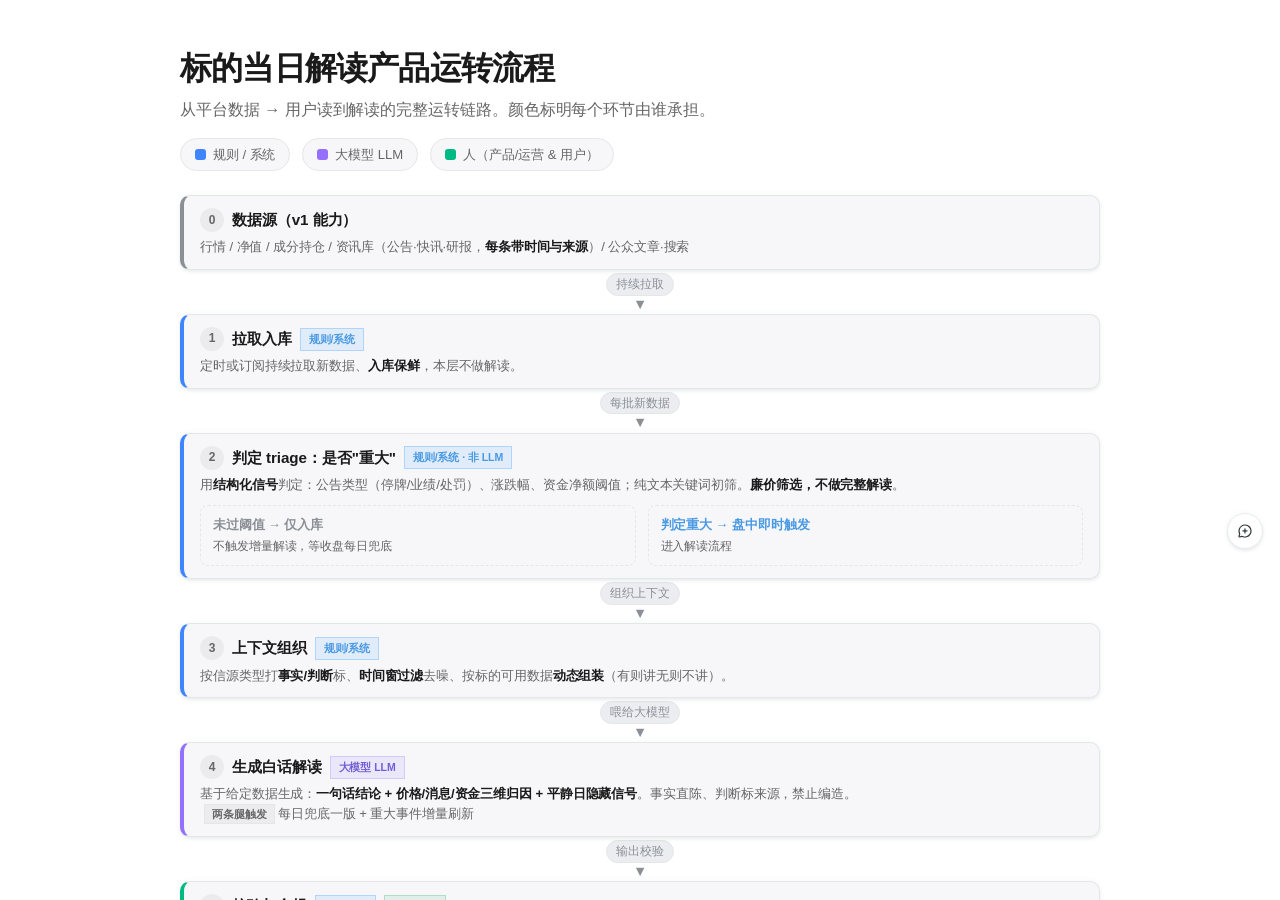
<file: canvas/run-flow.html>
<!DOCTYPE html>
<html lang="zh-CN" data-theme="light">
<head>
  <meta charset="utf-8">
  <meta name="viewport" content="width=device-width, initial-scale=1">
  <title>Flux Brainstorming</title>
  <style>
    /* ─────────────────────────────────────────────────────────────
       Flux Design Token System
       基于 Flux 官方 Design Spec，使用 --f-* 前缀命名。
       默认 light 主题，通过 data-theme="dark" 切换深色模式。
       通过宿主 IframeBox 的 postMessage(ENV_UPDATE) 自动同步主题和语言。
       ───────────────────────────────────────────────────────────── */

    :root {
      /* ── 字体族 ── */
      --f-font-family-zh: 'PingFang SC', 'Noto Sans SC', 'Hiragino Sans GB', 'Helvetica Neue', Arial, sans-serif;
      --f-font-family-en: 'SF Pro Text', -apple-system, BlinkMacSystemFont, 'Segoe UI', sans-serif;
      --f-font-family-code: 'JetBrains Mono', 'SF Mono', 'Menlo', 'Consolas', monospace;
      --f-font-family-display: 'PingFang SC', 'Noto Sans SC', 'SF Pro Display', 'Inter', system-ui, sans-serif;

      --f-font-weight-regular: 400;
      --f-font-weight-medium: 500;
      --f-font-weight-semibold: 600;
      --f-font-weight-bold: 700;
      --f-font-weight-code: 450;

      /* ── 间距 ── */
      --f-spacer-0: 0px;
      --f-spacer-4: 4px;
      --f-spacer-6: 6px;
      --f-spacer-8: 8px;
      --f-spacer-12: 12px;
      --f-spacer-16: 16px;
      --f-spacer-24: 24px;
      --f-spacer-32: 32px;
      --f-spacer-40: 40px;

      /* ── 圆角 ── */
      --f-radius-2: 2px;
      --f-radius-4: 4px;
      --f-radius-6: 6px;
      --f-radius-8: 8px;
      --f-radius-10: 10px;
      --f-radius-full: 9999px;

      /* ── 动效 ── */
      --f-ease-out: cubic-bezier(0.22, 1, 0.36, 1);
      --f-ease-in-out: cubic-bezier(0.65, 0, 0.35, 1);
      --f-dur-fast: 120ms;
      --f-dur-base: 200ms;
      --f-dur-slow: 320ms;
    }

    /* ── Dark 主题（默认） ── */
    :root,
    [data-theme="dark"] {
      --f-bg-bg-base-default: #202328;
      --f-bg-bg-base-secondary: #141517;
      --f-bg-bg-base-tertiary: #212225;
      --f-bg-bg-overlay-l1: #e0e6f20a;
      --f-bg-bg-overlay-l2: #e0e6f20f;
      --f-bg-bg-overlay-l3: #e0e6f214;
      --f-bg-bg-overlay-l4: #e0e6f21f;
      --f-bg-bg-menu: #202123;
      --f-bg-bg-brand: #62cbff;
      --f-bg-bg-brand-hover: #34b3f2;
      --f-bg-bg-brand-sub: #1577f9;
      --f-bg-bg-invert: #dadde5;

      --f-text-text-default: #eeeeee;
      --f-text-text-secondary: #9599a6;
      --f-text-text-tertiary: #666b75;
      --f-text-text-disabled: #555a63;
      --f-text-text-brand: #25b6ff;
      --f-text-text-onbrand: #0c0c0d;

      --f-icon-icon-default: #dadce1;
      --f-icon-icon-secondary: #9599a6;
      --f-icon-icon-tertiary: #666b75;
      --f-icon-icon-brand: #25b6ff;

      --f-border-border-neutral-l1: #242428;
      --f-border-border-neutral-l2: #303135;
      --f-border-border-neutral-l3: #39393e;
      --f-border-border-brand: #25b6ff;
      --f-border-border-brand-sub: #1577f9;

      --f-accent-accent-teal: #2dd288;
      --f-accent-accent-coral: #ff9392;
      --f-accent-accent-amber: #dcb364;
      --f-accent-accent-cyan: #04cbe5;
      --f-accent-accent-blue: #7bb8ff;
      --f-accent-accent-magenta: #ec93ff;
      --f-accent-accent-violet: #bfa5ff;

      --f-status-success-default: #33c192;
      --f-status-alert-default: #e9b721;
      --f-status-warning-default: #f38612;
      --f-status-error-default: #f65a5a;
      --f-status-primary-default: #387bff;

      --f-tag-tag-blue-text: #68b1ee;
      --f-tag-tag-blue-bg: #6dbdff33;
      --f-tag-tag-blue-border: #6dbdff4d;
      --f-tag-tag-green-text: #61c490;
      --f-tag-tag-green-bg: #60dc9a33;
      --f-tag-tag-green-border: #60dc9a4d;
      --f-tag-tag-red-text: #f07676;
      --f-tag-tag-red-bg: #f7606029;
      --f-tag-tag-red-border: #f760604d;
      --f-tag-tag-purple-text: #a291f0;
      --f-tag-tag-purple-bg: #a48fff1f;
      --f-tag-tag-purple-border: #a48fff4d;

      --f-shadow-elevation-100:
        0 0.5px 0 0 rgba(255, 255, 255, 0.06) inset,
        0 0.5px 0 0 rgba(255, 255, 255, 0.06),
        0 2px 6px 0 rgba(0, 0, 0, 0.2);
      --f-shadow-elevation-200:
        0 0.5px 0 0 rgba(255, 255, 255, 0.06) inset,
        0 4px 8px 0 rgba(0, 0, 0, 0.3);
      --f-shadow-elevation-300:
        0 0.5px 0 0 rgba(255, 255, 255, 0.08) inset,
        0 6px 12px 0 rgba(0, 0, 0, 0.4);
    }

    /* ── Light 主题 ── */
    [data-theme="light"] {
      --f-bg-bg-base-default: #f7f7f9;
      --f-bg-bg-base-secondary: #ffffff;
      --f-bg-bg-base-tertiary: #ecedf1;
      --f-bg-bg-overlay-l1: #8888880f;
      --f-bg-bg-overlay-l2: #8888881a;
      --f-bg-bg-overlay-l3: #88888824;
      --f-bg-bg-overlay-l4: #88888833;
      --f-bg-bg-menu: #ffffff;
      --f-bg-bg-brand: #58c7ff;
      --f-bg-bg-brand-hover: #7dd4ff;
      --f-bg-bg-brand-sub: #4495ff;
      --f-bg-bg-invert: #36393d;

      --f-text-text-default: #1a1a1a;
      --f-text-text-secondary: #666666;
      --f-text-text-tertiary: #8a9096;
      --f-text-text-disabled: #b2b2b2;
      --f-text-text-brand: #009ce9;
      --f-text-text-onbrand: #090a0b;

      --f-icon-icon-default: #31353a;
      --f-icon-icon-secondary: #5b6066;
      --f-icon-icon-tertiary: #8a9096;
      --f-icon-icon-brand: #58c7ff;

      --f-border-border-neutral-l1: #e9eaed;
      --f-border-border-neutral-l2: #e4e6e8;
      --f-border-border-neutral-l3: #dfdfe0;
      --f-border-border-brand: #58c7ff;
      --f-border-border-brand-sub: #4495ff;

      --f-accent-accent-teal: #00b983;
      --f-accent-accent-coral: #ff6b45;
      --f-accent-accent-amber: #f2a90c;
      --f-accent-accent-cyan: #00b6f5;
      --f-accent-accent-blue: #3f85ff;
      --f-accent-accent-magenta: #f53cff;
      --f-accent-accent-violet: #9570ff;

      --f-status-success-default: #15a877;
      --f-status-alert-default: #fec700;
      --f-status-warning-default: #ff9b36;
      --f-status-error-default: #fa5246;
      --f-status-primary-default: #2f74ff;

      --f-tag-tag-blue-text: #4999e3;
      --f-tag-tag-blue-bg: #389efe1f;
      --f-tag-tag-blue-border: #389efe4d;
      --f-tag-tag-green-text: #32a767;
      --f-tag-tag-green-bg: #3ab6721f;
      --f-tag-tag-green-border: #3ab6724d;
      --f-tag-tag-red-text: #dc5353;
      --f-tag-tag-red-bg: #ff3e3e1f;
      --f-tag-tag-red-border: #ff3e3e47;
      --f-tag-tag-purple-text: #735ed3;
      --f-tag-tag-purple-bg: #8b71ff1f;
      --f-tag-tag-purple-border: #8b71ff3d;

      --f-shadow-elevation-100:
        0 0 6px 0 rgba(93, 113, 121, 0.06),
        0 2px 3px 0 rgba(93, 113, 121, 0.1);
      --f-shadow-elevation-200:
        0 2px 6px 0 rgba(93, 113, 121, 0.08),
        0 2px 12px 0 rgba(93, 113, 121, 0.14);
      --f-shadow-elevation-300:
        0 0 2px 0 rgba(93, 113, 121, 0.16),
        0 4px 12px 0 rgba(93, 113, 121, 0.12),
        0 6px 20px 0 rgba(174, 185, 189, 0.2);
    }

    /* ─────────────────────────────────────────────────────────────
       Semantic Aliases — 向后兼容 + fragment 作者快捷引用
       将 Flux 官方 token 映射为更简短的语义别名。
       fragment <style> 块中可使用这些别名覆盖。
       ───────────────────────────────────────────────────────────── */
    :root,
    [data-theme="dark"],
    [data-theme="light"] {
      --bg-app:          var(--f-bg-bg-base-secondary);
      --bg-surface:      var(--f-bg-bg-base-default);
      --bg-subtle:       var(--f-bg-bg-base-tertiary);
      --bg-muted:        var(--f-bg-bg-overlay-l2);
      --border:          var(--f-border-border-neutral-l2);
      --border-strong:   var(--f-border-border-neutral-l3);
      --text-primary:    var(--f-text-text-default);
      --text-secondary:  var(--f-text-text-secondary);
      --text-tertiary:   var(--f-text-text-tertiary);
      --accent:          var(--f-bg-bg-brand);
      --accent-soft:     var(--f-bg-bg-overlay-l3);
      --accent-strong:   var(--f-bg-bg-brand-hover);
      --success:         var(--f-status-success-default);
      --warning:         var(--f-status-warning-default);
      --error:           var(--f-status-error-default);
      --selected-bg:     var(--f-bg-bg-overlay-l3);
      --selected-border: var(--f-border-border-brand);
      --selected-ring:   rgba(37, 182, 255, 0.22);

      --font-display:    var(--f-font-family-display);
      --font-body:       var(--f-font-family-zh);
      --font-mono:       var(--f-font-family-code);

      --radius-xs:       var(--f-radius-6);
      --radius-sm:       var(--f-radius-8);
      --radius-md:       var(--f-radius-10);
      --radius-lg:       18px;
      --radius-xl:       24px;
      --radius-pill:     var(--f-radius-full);

      --shadow-1:        var(--f-shadow-elevation-100);
      --shadow-2:        var(--f-shadow-elevation-200);
      --shadow-3:        var(--f-shadow-elevation-300);
      --shadow-focus:    0 0 0 4px var(--selected-ring);

      --space-1: 0.25rem;
      --space-2: 0.5rem;
      --space-3: 0.75rem;
      --space-4: 1rem;
      --space-5: 1.5rem;
      --space-6: 2rem;
      --space-7: 3rem;
      --space-8: 4rem;

      --ease-out:        var(--f-ease-out);
      --ease-in-out:     var(--f-ease-in-out);
      --dur-fast:        var(--f-dur-fast);
      --dur-base:        var(--f-dur-base);
      --dur-slow:        var(--f-dur-slow);
    }

    /* ── Light 别名覆盖（selected-ring 需要跟随主题变化） ── */
    [data-theme="light"] {
      --selected-ring: rgba(0, 156, 233, 0.18);
    }

    /* ── 字体族切换：英文通过 lang 属性 ── */
    html[lang="en"],
    html[lang^="en-"] {
      --font-body: var(--f-font-family-en);
      --font-display: var(--f-font-family-en);
    }

    /* ─────────────────────────────────────────────────────────────
       Reset & base
       ───────────────────────────────────────────────────────────── */
    *, *::before, *::after { box-sizing: border-box; margin: 0; padding: 0; }
    html, body { height: 100%; overflow: hidden; }

    body {
      font-family: var(--font-body);
      background: var(--bg-app);
      color: var(--text-primary);
      display: flex;
      flex-direction: column;
      line-height: 1.6;
      font-size: 15px;
      letter-spacing: -0.005em;
      -webkit-font-smoothing: antialiased;
      -moz-osx-font-smoothing: grayscale;
      text-rendering: optimizeLegibility;
    }

    ::selection { background: var(--accent-soft); color: var(--accent-strong); }

    /* ─────────────────────────────────────────────────────────────
       Layout chrome (header / main / indicator)
       ───────────────────────────────────────────────────────────── */
    .header {
      background: var(--bg-surface);
      padding: var(--space-3) var(--space-6);
      display: flex;
      justify-content: space-between;
      align-items: center;
      border-bottom: 1px solid var(--border);
      flex-shrink: 0;
      backdrop-filter: saturate(1.2);
    }
    .header h1 {
      font-size: 0.85rem;
      font-weight: 600;
      color: var(--text-secondary);
      letter-spacing: 0.02em;
    }
    .header .status {
      font-size: 0.72rem;
      color: var(--success);
      display: flex;
      align-items: center;
      gap: 0.45rem;
      font-weight: 500;
    }
    .header .status::before {
      content: '';
      width: 7px; height: 7px;
      background: var(--success);
      border-radius: 50%;
      box-shadow: 0 0 0 3px rgba(51, 193, 146, 0.18);
    }

    .main { flex: 1; overflow-y: auto; scroll-behavior: smooth; }
    .main::-webkit-scrollbar { width: 10px; height: 10px; }
    .main::-webkit-scrollbar-track { background: transparent; }
    .main::-webkit-scrollbar-thumb {
      background: var(--border-strong);
      border-radius: var(--radius-pill);
      border: 2px solid var(--bg-app);
    }
    .main::-webkit-scrollbar-thumb:hover { background: var(--text-tertiary); }

    #claude-content {
      padding: var(--space-7) var(--space-6);
      min-height: 100%;
      max-width: 1080px;
      margin: 0 auto;
    }

    .content-section {
      display: none;
      animation: fadeInUp var(--dur-slow) var(--ease-out);
    }
    .content-section.active { display: block; }

    @keyframes fadeInUp {
      from { opacity: 0; transform: translateY(8px); }
      to   { opacity: 1; transform: translateY(0); }
    }

    .indicator-bar {
      background: var(--bg-surface);
      border-top: 1px solid var(--border);
      padding: var(--space-3) var(--space-6);
      flex-shrink: 0;
      text-align: center;
      display: flex;
      align-items: center;
      justify-content: center;
      gap: var(--space-4);
    }
    .indicator-bar span {
      font-size: 0.78rem;
      color: var(--text-secondary);
    }
    .indicator-bar .selected-text {
      color: var(--accent);
      font-weight: 600;
    }

    #nav-btn-up, #nav-btn-down {
      width: 28px; height: 28px;
      border: 1px solid var(--border);
      background: var(--bg-surface);
      color: var(--text-secondary);
      border-radius: var(--radius-sm);
      cursor: pointer;
      font-size: 14px;
      line-height: 1;
      transition: all var(--dur-fast) var(--ease-out);
    }
    #nav-btn-up:hover:not(:disabled),
    #nav-btn-down:hover:not(:disabled) {
      border-color: var(--accent);
      color: var(--accent);
      transform: translateY(-1px);
    }
    #nav-btn-up:disabled, #nav-btn-down:disabled { opacity: 0.35; cursor: not-allowed; }
    #nav-page-count {
      font-family: var(--font-mono);
      font-size: 0.72rem;
      color: var(--text-tertiary);
      min-width: 2.5rem;
    }

    /* ─────────────────────────────────────────────────────────────
       Typography
       ───────────────────────────────────────────────────────────── */
    h1, h2, h3, h4, h5 {
      font-family: var(--font-display);
      color: var(--text-primary);
      line-height: 1.25;
    }
    h2 {
      font-size: 2rem;
      font-weight: 700;
      letter-spacing: -0.02em;
      margin-bottom: var(--space-2);
    }
    h3 {
      font-size: 1.1rem;
      font-weight: 600;
      letter-spacing: -0.01em;
      margin-bottom: var(--space-1);
    }
    h4 {
      font-size: 0.95rem;
      font-weight: 600;
      margin-bottom: var(--space-2);
    }
    p { color: var(--text-primary); }

    .subtitle {
      color: var(--text-secondary);
      font-size: 1.02rem;
      margin-bottom: var(--space-6);
      max-width: 62ch;
    }

    .section { margin-bottom: var(--space-6); }
    .label {
      display: inline-block;
      font-size: 0.68rem;
      color: var(--text-secondary);
      text-transform: uppercase;
      letter-spacing: 0.08em;
      font-weight: 600;
      margin-bottom: var(--space-2);
      padding: 2px 8px;
      background: var(--bg-subtle);
      border-radius: var(--radius-xs);
    }

    code {
      font-family: var(--font-mono);
      font-size: 0.88em;
      background: var(--bg-subtle);
      padding: 0.15em 0.4em;
      border-radius: var(--radius-xs);
      color: var(--accent-strong);
    }
    pre {
      font-family: var(--font-mono);
      font-size: 0.85rem;
      background: var(--bg-subtle);
      border: 1px solid var(--border);
      border-radius: var(--radius-md);
      padding: var(--space-4);
      overflow-x: auto;
      margin-bottom: var(--space-4);
    }
    pre code { background: none; padding: 0; color: inherit; }

    /* ─────────────────────────────────────────────────────────────
       Options (A/B/C choice cards)
       ───────────────────────────────────────────────────────────── */
    .options {
      display: flex;
      flex-direction: column;
      gap: var(--space-3);
    }
    .option {
      position: relative;
      background: var(--bg-surface);
      border: 1px solid transparent;
      border-radius: var(--radius-md);
      padding: var(--space-4) var(--space-5);
      cursor: pointer;
      transition: border-color var(--dur-fast) var(--ease-out),
                  transform var(--dur-fast) var(--ease-out),
                  box-shadow var(--dur-base) var(--ease-out),
                  background var(--dur-fast) var(--ease-out);
      display: flex;
      align-items: flex-start;
      gap: var(--space-4);
    }
    .option:hover {
      border-color: var(--border-strong);
      transform: translateY(-1px);
      box-shadow: var(--shadow-2);
    }
    .option.selected {
      background: var(--selected-bg);
      border-color: var(--selected-border);
      box-shadow: var(--shadow-focus), var(--shadow-2);
    }
    .option .letter {
      background: var(--bg-muted);
      color: var(--text-secondary);
      width: 2rem; height: 2rem;
      border-radius: var(--radius-sm);
      display: flex; align-items: center; justify-content: center;
      font-family: var(--font-display);
      font-weight: 700;
      font-size: 0.9rem;
      flex-shrink: 0;
      transition: all var(--dur-base) var(--ease-out);
    }
    .option.selected .letter {
      background: var(--accent);
      color: var(--f-text-text-onbrand);
      transform: scale(1.05);
    }
    .option .content { flex: 1; min-width: 0; }
    .option .content h3 {
      font-size: 1rem;
      margin-bottom: var(--space-1);
    }
    .option .content p {
      color: var(--text-secondary);
      font-size: 0.9rem;
      margin: 0;
    }

    /* ─────────────────────────────────────────────────────────────
       Cards (visual design options)
       ───────────────────────────────────────────────────────────── */
    .cards {
      display: grid;
      grid-template-columns: repeat(auto-fit, minmax(280px, 1fr));
      gap: var(--space-5);
    }
    .card {
      background: var(--bg-surface);
      border: 1px solid transparent;
      border-radius: var(--radius-lg);
      overflow: hidden;
      cursor: pointer;
      transition: transform var(--dur-base) var(--ease-out),
                  box-shadow var(--dur-base) var(--ease-out),
                  border-color var(--dur-fast) var(--ease-out);
      display: flex;
      flex-direction: column;
    }
    .card:hover {
      border-color: var(--border-strong);
      transform: translateY(-3px);
      box-shadow: var(--shadow-3);
    }
    .card.selected {
      border-color: var(--selected-border);
      box-shadow: var(--shadow-focus), var(--shadow-3);
    }
    .card-image {
      background:
        linear-gradient(135deg, var(--bg-subtle) 0%, var(--bg-muted) 100%);
      aspect-ratio: 16 / 10;
      display: flex;
      align-items: center;
      justify-content: center;
      overflow: hidden;
      position: relative;
    }
    .card-body { padding: var(--space-5); }
    .card-body h3 { margin-bottom: var(--space-1); }
    .card-body p { color: var(--text-secondary); font-size: 0.9rem; }

    /* ─────────────────────────────────────────────────────────────
       Mockup containers
       ───────────────────────────────────────────────────────────── */
    .mockup {
      background: var(--bg-surface);
      border: 1px solid var(--border);
      border-radius: var(--radius-lg);
      overflow: hidden;
      margin-bottom: var(--space-5);
      box-shadow: var(--shadow-2);
    }
    .mockup-header {
      background: var(--bg-subtle);
      padding: var(--space-2) var(--space-4);
      font-size: 0.75rem;
      color: var(--text-secondary);
      border-bottom: 1px solid var(--border);
      font-weight: 500;
      display: flex;
      align-items: center;
      gap: var(--space-2);
    }
    .mockup-header::before {
      content: '';
      width: 8px; height: 8px;
      border-radius: 50%;
      background: var(--border-strong);
      box-shadow: 14px 0 0 var(--border-strong), 28px 0 0 var(--border-strong);
      margin-right: 28px;
    }
    .mockup-body { padding: var(--space-5); }

    .mobile-mockup {
      max-width: 375px;
      margin: 0 auto var(--space-5) auto;
      border: 10px solid var(--f-bg-bg-base-secondary);
      border-radius: 40px;
      overflow: hidden;
      background: var(--bg-surface);
      box-shadow: var(--shadow-3);
      position: relative;
    }
    .mobile-mockup::before {
      content: '';
      position: absolute;
      top: 10px; left: 50%;
      transform: translateX(-50%);
      width: 110px; height: 22px;
      background: var(--f-bg-bg-base-secondary);
      border-radius: 0 0 14px 14px;
      z-index: 2;
    }
    .mobile-mockup .mockup-header {
      background: var(--bg-subtle);
      padding: var(--space-4) var(--space-3) var(--space-2);
      text-align: center;
      font-size: 0.78rem;
      font-weight: 600;
      color: var(--text-primary);
      border-bottom: 1px solid var(--border);
    }
    .mobile-mockup .mockup-header::before { display: none; }
    .mobile-mockup .mockup-body {
      min-height: 600px;
      padding: var(--space-5);
      position: relative;
    }

    /* ─────────────────────────────────────────────────────────────
       Layout utilities
       ───────────────────────────────────────────────────────────── */
    .split {
      display: grid;
      grid-template-columns: 1fr 1fr;
      gap: var(--space-5);
    }
    @media (max-width: 800px) { .split { grid-template-columns: 1fr; } }

    .pros-cons {
      display: grid;
      grid-template-columns: 1fr 1fr;
      gap: var(--space-4);
      margin: var(--space-4) 0;
    }
    .pros, .cons {
      background: var(--bg-surface);
      border-radius: var(--radius-md);
      padding: var(--space-4);
    }
    .pros h4 {
      color: var(--success);
      font-size: 0.78rem;
      text-transform: uppercase;
      letter-spacing: 0.06em;
      margin-bottom: var(--space-3);
      display: flex;
      align-items: center;
      gap: var(--space-2);
    }
    .cons h4 {
      color: var(--error);
      font-size: 0.78rem;
      text-transform: uppercase;
      letter-spacing: 0.06em;
      margin-bottom: var(--space-3);
      display: flex;
      align-items: center;
      gap: var(--space-2);
    }
    .pros h4::before { content: '✓'; font-size: 1rem; }
    .cons h4::before { content: '✗'; font-size: 1rem; }
    .pros ul, .cons ul {
      margin-left: 1.1rem;
      font-size: 0.9rem;
      color: var(--text-secondary);
    }
    .pros li, .cons li { margin-bottom: var(--space-1); }

    /* ─────────────────────────────────────────────────────────────
       Generic elements
       ───────────────────────────────────────────────────────────── */
    table {
      width: 100%;
      border-collapse: collapse;
      margin-bottom: var(--space-5);
      font-size: 0.9rem;
      background: var(--bg-surface);
      border-radius: var(--radius-md);
      overflow: hidden;
    }
    th, td {
      border-bottom: 1px solid var(--border);
      padding: var(--space-3) var(--space-4);
      text-align: left;
    }
    tr:last-child td { border-bottom: none; }
    th {
      background: var(--bg-subtle);
      font-weight: 600;
      color: var(--text-secondary);
      font-size: 0.78rem;
      text-transform: uppercase;
      letter-spacing: 0.05em;
    }
    tr:hover td { background: var(--bg-subtle); }

    ul, ol { padding-left: 1.4rem; margin-bottom: var(--space-4); }
    li { margin-bottom: var(--space-1); }

    a {
      color: var(--f-text-text-brand);
      text-decoration: none;
      border-bottom: 1px solid transparent;
      transition: border-color var(--dur-fast);
    }
    a:hover { border-bottom-color: var(--f-text-text-brand); }

    hr {
      border: none;
      border-top: 1px solid var(--border);
      margin: var(--space-6) 0;
    }

    /* ─────────────────────────────────────────────────────────────
       Wireframe / placeholder
       ───────────────────────────────────────────────────────────── */
    .placeholder {
      background: linear-gradient(
        90deg,
        var(--bg-subtle) 0%,
        var(--bg-muted) 50%,
        var(--bg-subtle) 100%
      );
      background-size: 200% 100%;
      animation: shimmer 2s linear infinite;
      border-radius: var(--radius-md);
      padding: var(--space-6);
      text-align: center;
      color: var(--text-tertiary);
      font-size: 0.85rem;
    }
    @keyframes shimmer {
      0% { background-position: 200% 0; }
      100% { background-position: -200% 0; }
    }

    .mock-nav {
      background: linear-gradient(135deg, var(--accent) 0%, var(--accent-strong) 100%);
      color: var(--f-text-text-onbrand);
      padding: var(--space-3) var(--space-5);
      display: flex;
      gap: var(--space-5);
      font-size: 0.9rem;
      font-weight: 500;
      border-radius: var(--radius-sm) var(--radius-sm) 0 0;
    }
    .mock-sidebar {
      background: var(--bg-subtle);
      padding: var(--space-4);
      min-width: 200px;
      border-right: 1px solid var(--border);
      font-size: 0.88rem;
      color: var(--text-secondary);
    }
    .mock-content {
      padding: var(--space-5);
      flex: 1;
      min-width: 0;
    }
    .mock-button {
      background: var(--accent);
      color: var(--f-text-text-onbrand);
      border: none;
      padding: var(--space-2) var(--space-4);
      border-radius: var(--radius-sm);
      font-size: 0.88rem;
      font-weight: 500;
      cursor: pointer;
      transition: all var(--dur-fast) var(--ease-out);
      box-shadow: var(--shadow-1);
    }
    .mock-button:hover {
      background: var(--accent-strong);
      transform: translateY(-1px);
      box-shadow: var(--shadow-2);
    }
    .mock-input {
      background: var(--bg-surface);
      border: 1px solid var(--border);
      border-radius: var(--radius-sm);
      padding: var(--space-2) var(--space-3);
      width: 100%;
      font-family: inherit;
      font-size: 0.9rem;
      color: var(--text-primary);
      transition: border-color var(--dur-fast), box-shadow var(--dur-fast);
    }
    .mock-input:focus {
      outline: none;
      border-color: var(--f-border-border-brand);
      box-shadow: var(--shadow-focus);
    }

    /* ─────────────────────────────────────────────────────────────
       Flux Tag styles
       ───────────────────────────────────────────────────────────── */
    .flux-tag {
      display: inline-block;
      padding: 2px 8px;
      border-radius: var(--f-radius-4);
      font-size: 12px;
      line-height: 18px;
      border: 1px solid;
    }
    .flux-tag-blue { color: var(--f-tag-tag-blue-text); background: var(--f-tag-tag-blue-bg); border-color: var(--f-tag-tag-blue-border); }
    .flux-tag-green { color: var(--f-tag-tag-green-text); background: var(--f-tag-tag-green-bg); border-color: var(--f-tag-tag-green-border); }
    .flux-tag-red { color: var(--f-tag-tag-red-text); background: var(--f-tag-tag-red-bg); border-color: var(--f-tag-tag-red-border); }
    .flux-tag-purple { color: var(--f-tag-tag-purple-text); background: var(--f-tag-tag-purple-bg); border-color: var(--f-tag-tag-purple-border); }

    /* ─────────────────────────────────────────────────────────────
       Utility classes
       ───────────────────────────────────────────────────────────── */
    .badge {
      display: inline-flex;
      align-items: center;
      gap: 0.3rem;
      padding: 0.2rem 0.6rem;
      background: var(--accent-soft);
      color: var(--accent);
      border-radius: var(--radius-pill);
      font-size: 0.72rem;
      font-weight: 600;
      letter-spacing: 0.02em;
    }
    .stack-sm > * + * { margin-top: var(--space-2); }
    .stack-md > * + * { margin-top: var(--space-4); }
    .stack-lg > * + * { margin-top: var(--space-6); }
    .text-muted { color: var(--text-secondary); }
    .text-subtle { color: var(--text-tertiary); }
    .surface {
      background: var(--bg-surface);
      border-radius: var(--radius-md);
      padding: var(--space-5);
    }

    /* Reduce motion */
    @media (prefers-reduced-motion: reduce) {
      *, *::before, *::after {
        animation-duration: 0.01ms !important;
        transition-duration: 0.01ms !important;
      }
    }

    /* FROZEN — 协议见 visual-companion.md */
.mc-footer {
  position: fixed;
  left: 0;
  right: 0;
  bottom: 0;
  z-index: 1000;
  display: flex;
  align-items: center;
  justify-content: space-between;
  height: 48px;
  padding: 0 20px;
  background-color: var(--f-bg-bg-menu);
}

/* 覆盖 inline hidden 的隐藏方式，确保 display 与 flex 切换可控 */
.mc-footer[hidden] {
  display: none;
}

.mc-footer-info {
  display: flex;
  align-items: center;
  font-size: 14px;
  line-height: 22px;
  font-weight: var(--f-font-weight-regular);
  color: var(--f-text-text-secondary);
}

.mc-footer-count {
  color: var(--f-text-text-default);
  font-size: 16px;
  line-height: 24px;
  font-weight: var(--f-font-weight-semibold);
  margin: 0;
}

/* 计数区：组内数字与文案 4px，两组之间 12px（设计稿 node 340-18924） */
.mc-footer-default {
  display: inline-flex;
  align-items: center;
  gap: var(--f-spacer-12);
}
.mc-footer-stat,
.mc-footer-annos {
  display: inline-flex;
  align-items: center;
  gap: var(--f-spacer-4);
}
.mc-footer-annos[hidden] {
  display: none;
}
.mc-footer-anno-count {
  color: var(--f-text-text-default);
  font-size: 16px;
  line-height: 24px;
  font-weight: var(--f-font-weight-semibold);
  margin: 0;
}

/* 默认态 / 批注态 文案切换：默认只显示 default，批注态只显示 annotating */
.mc-footer-annotating {
  display: none;
}
body.mc-anno-active .mc-footer-default {
  display: none;
}
body.mc-anno-active .mc-footer-annotating[data-lang='zh'] {
  display: inline;
}
html[lang='en'] body.mc-anno-active .mc-footer-annotating[data-lang='zh'],
html[lang^='en-'] body.mc-anno-active .mc-footer-annotating[data-lang='zh'] {
  display: none;
}
html[lang='en'] body.mc-anno-active .mc-footer-annotating[data-lang='en'],
html[lang^='en-'] body.mc-anno-active .mc-footer-annotating[data-lang='en'] {
  display: inline;
}

.mc-footer-actions {
  position: relative;
  display: flex;
  align-items: center;
  gap: var(--f-spacer-8);
}

.mc-footer-submit-tip {
  position: absolute;
  right: 0;
  bottom: calc(100% + 8px);
  display: none;
  padding: 7px var(--f-spacer-8);
  border: 1px solid var(--f-border-border-neutral-l1);
  border-radius: var(--f-radius-8);
  background-color: var(--f-bg-bg-base-secondary);
  color: var(--f-text-text-default);
  box-shadow: var(--f-shadow-elevation-100);
  font-size: 12px;
  line-height: 18px;
  white-space: nowrap;
  pointer-events: none;
}
body.mc-anno-active .mc-footer-actions:hover .mc-footer-submit-tip,
body.mc-anno-active .mc-footer-actions:focus-within .mc-footer-submit-tip {
  display: block;
}

.mc-footer-submit {
  display: inline-flex;
  align-items: center;
  justify-content: center;
  gap: var(--f-spacer-4);
  height: 32px;
  padding: 0 var(--f-spacer-16);
  border: none;
  border-radius: 8px;
  background-color: var(--f-bg-bg-invert);
  color: var(--f-bg-bg-base-secondary);
  font-family: inherit;
  font-size: 14px;
  line-height: 1;
  font-weight: var(--f-font-weight-semibold);
  cursor: pointer;
  transition:
    background-color 0.15s ease,
    opacity 0.15s ease;
}

.mc-footer-submit:hover:not(:disabled) {
  opacity: 0.85;
}

.mc-footer-submit:active:not(:disabled) {
  opacity: 0.7;
}

.mc-footer-submit:disabled {
  opacity: 0.5;
  cursor: not-allowed;
}

.mc-footer-submit-arrow {
  display: inline-flex;
  align-items: center;
  font-size: 14px;
  line-height: 1;
}

body.has-mc-footer {
  padding-bottom: 48px;
}

[data-mc-toggle] {
  cursor: pointer;
  user-select: none;
}
[data-mc-toggle][aria-disabled='true'],
[data-mc-toggle][disabled] {
  cursor: not-allowed;
  opacity: 0.5;
}
[data-mc-toggle]:focus-visible {
  outline: 2px solid var(--f-border-border-brand);
  outline-offset: 2px;
}

.mc-footer [data-lang='en'] {
  display: none;
}
html[lang='en'] .mc-footer [data-lang='zh'],
html[lang^='en-'] .mc-footer [data-lang='zh'] {
  display: none;
}
html[lang='en'] .mc-footer [data-lang='en'],
html[lang^='en-'] .mc-footer [data-lang='en'] {
  display: inline;
}

/* ══════════════════════════════════════════════════════════════
   批注（Annotation）—— 见 visual-companion.md「批注模式」
   ══════════════════════════════════════════════════════════════ */

/* ── 右下角批注入口按钮（三态：默认 / 激活 / hover tooltip） ── */
.mc-anno-toggle {
  position: fixed;
  right: 17px;
  top: calc(50% + 63px); /* 与宿主分页器同轴，并保持设计稿标注的 12px 间距 */
  z-index: 1001;
  display: inline-flex;
  align-items: center;
  justify-content: center;
  width: 36px;
  height: 36px;
  box-sizing: border-box;
  padding: 2px;
  border: 1px solid var(--f-border-border-neutral-l1);
  border-radius: var(--f-radius-full);
  background-color: var(--f-bg-bg-base-secondary);
  color: var(--f-icon-icon-default);
  cursor: pointer;
  box-shadow: var(--f-shadow-elevation-100);
  transition:
    color var(--f-dur-fast) var(--f-ease-out),
    background-color var(--f-dur-fast) var(--f-ease-out),
    border-color var(--f-dur-fast) var(--f-ease-out);
}
.mc-anno-toggle[hidden] {
  display: none;
}
/* hover：overlay-l1 圆形底色，不带描边和阴影（设计稿 node 340-18284） */
.mc-anno-toggle:hover {
  background-color: var(--f-bg-bg-base-secondary);
  background-image: linear-gradient(
    var(--f-bg-bg-overlay-l1),
    var(--f-bg-bg-overlay-l1)
  );
  border-color: transparent;
  box-shadow: none;
}
/* 激活态：深色实心圆钮 + 反色图标（对齐设计稿 node 340-18441）。
   底色用 --f-bg-bg-invert，图标用 --f-bg-bg-base-secondary（与 invert 天然反色，
   亮/暗主题下均保证对比度）。 */
.mc-anno-toggle[aria-pressed='true'] {
  background-color: var(--f-bg-bg-invert);
  background-image: none;
  border-color: var(--f-bg-bg-invert);
  color: var(--f-bg-bg-base-secondary);
}
.mc-anno-toggle-icon {
  display: inline-flex;
  align-items: center;
  justify-content: center;
}
.mc-anno-toggle-icon svg {
  width: 16px;
  height: 16px;
}

/* 入口按钮左侧 tooltip（打开/关闭批注模式）——浅色（对齐设计稿 node 340-19418）：
   白底 + neutral-l1 描边 + text-default 深字 + radius-8 + 12/18 字 + 柔和阴影 */
.mc-anno-toggle-tip {
  position: absolute;
  right: calc(100% + 8px);
  top: 50%;
  transform: translateY(-50%);
  display: none;
  white-space: nowrap;
  padding: 7px var(--f-spacer-8);
  border-radius: var(--f-radius-8);
  background-color: var(--f-bg-bg-base-secondary);
  border: 1px solid var(--f-border-border-neutral-l1);
  color: var(--f-text-text-default);
  font-size: 12px;
  line-height: 18px;
  pointer-events: none;
  box-shadow: var(--f-shadow-elevation-100);
}
.mc-anno-toggle:hover .mc-anno-toggle-tip[data-lang='zh'] {
  display: inline-block;
}
/* tooltip 语言可见性（默认中文，英文环境切换） */
.mc-anno-toggle-tip[data-lang='en'] {
  display: none;
}
html[lang='en'] .mc-anno-toggle:hover .mc-anno-toggle-tip[data-lang='zh'],
html[lang^='en-'] .mc-anno-toggle:hover .mc-anno-toggle-tip[data-lang='zh'] {
  display: none;
}
html[lang='en'] .mc-anno-toggle:hover .mc-anno-toggle-tip[data-lang='en'],
html[lang^='en-'] .mc-anno-toggle:hover .mc-anno-toggle-tip[data-lang='en'] {
  display: inline-block;
}

/* ── 批注模式下的画布交互 ── */
/* 不可批注区域统一弱化，当前已选选项抬高到遮罩之上
   （设计稿 node 654-20188）。遮罩使用主题背景 token，同时适配明暗主题。 */
body.mc-anno-active::before {
  content: '';
  position: fixed;
  inset: 0;
  z-index: 900;
  background-color: var(--f-bg-bg-base-secondary);
  opacity: 0.5;
  pointer-events: none;
}
body.mc-anno-active #claude-content {
  pointer-events: none;
}
body.mc-anno-active .mc-anno-target {
  position: relative;
  z-index: 901;
  pointer-events: auto;
}

/* 自定义评论光标：完整复用设计稿 node 340-18345 导出的 SVG（含白色衬底与双层阴影）。
   ⚠️ CSS cursor 的 SVG data-uri 无法引用 --f-* 变量，图标颜色固定取设计稿中
   icon-default / icon-onaccent 的 light 色值；光标由系统层绘制，属 token 规则例外。 */
body.mc-anno-active .mc-anno-target {
  cursor:
    url('data:image/svg+xml;utf8,<svg xmlns="http://www.w3.org/2000/svg" width="39" height="39" viewBox="0 0 39 39" fill="none"><g filter="url(%23filter0_dd_340_18345)"><path d="M10.1584 23.5083C10.3054 23.8792 10.3381 24.2856 10.2524 24.6753L9.18736 27.9652C9.15305 28.1321 9.16192 28.3049 9.21314 28.4674C9.26436 28.6298 9.35622 28.7765 9.48003 28.8935C9.60383 29.0105 9.75547 29.0939 9.92056 29.1359C10.0857 29.1778 10.2587 29.1769 10.4234 29.1332L13.8364 28.1352C14.2041 28.0623 14.5849 28.0942 14.9354 28.2272C17.0707 29.2245 19.4897 29.4354 21.7655 28.823C24.0413 28.2105 26.0276 26.8139 27.374 24.8796C28.7205 22.9454 29.3405 20.5977 29.1246 18.2509C28.9088 15.904 27.871 13.7088 26.1944 12.0526C24.5178 10.3963 22.31 9.38542 19.9607 9.19828C17.6114 9.01114 15.2715 9.65976 13.3538 11.0297C11.4361 12.3997 10.0639 14.4029 9.47926 16.686C8.89462 18.969 9.13513 21.3852 10.1584 23.5083Z" fill="white"/><path d="M12.6276 10.0124C14.7849 8.47138 17.4174 7.74132 20.0602 7.95184C22.7031 8.16242 25.1868 9.30051 27.0729 11.1638C28.959 13.027 30.127 15.4963 30.3698 18.1364C30.6126 20.7765 29.9147 23.4175 28.4001 25.5934C26.8854 27.7695 24.6507 29.3409 22.0905 30.03C19.5565 30.712 16.8653 30.4847 14.4811 29.3923C14.3619 29.349 14.2341 29.3374 14.1091 29.3571L10.7741 30.3327C10.7641 30.3356 10.7539 30.3388 10.7438 30.3415C10.3735 30.4397 9.98429 30.4417 9.61296 30.3474C9.24165 30.253 8.90025 30.0655 8.62175 29.8024C8.34324 29.5392 8.13642 29.2089 8.02116 28.8434C7.90594 28.478 7.88541 28.0889 7.96257 27.7136L7.99773 27.5807L9.03679 24.3718C9.05911 24.2416 9.04775 24.1081 9.00163 23.9841C7.87731 21.6118 7.61661 18.9204 8.26823 16.3757C8.92598 13.8073 10.4703 11.5535 12.6276 10.0124Z" stroke="white" stroke-width="2.5" stroke-linecap="round" stroke-linejoin="round"/></g><path d="M10.1584 23.5083C10.3054 23.8792 10.3381 24.2856 10.2524 24.6753L9.18736 27.9652C9.15305 28.1321 9.16192 28.3049 9.21314 28.4674C9.26436 28.6298 9.35622 28.7765 9.48003 28.8935C9.60383 29.0105 9.75547 29.0939 9.92056 29.1359C10.0857 29.1778 10.2587 29.1769 10.4234 29.1332L13.8364 28.1352C14.2041 28.0623 14.5849 28.0942 14.9354 28.2272C17.0707 29.2245 19.4897 29.4354 21.7655 28.823C24.0413 28.2105 26.0276 26.8139 27.374 24.8796C28.7205 22.9454 29.3405 20.5977 29.1246 18.2509C28.9088 15.904 27.871 13.7088 26.1944 12.0526C24.5178 10.3963 22.31 9.38542 19.9607 9.19828C17.6114 9.01114 15.2715 9.65976 13.3538 11.0297C11.4361 12.3997 10.0639 14.4029 9.47926 16.686C8.89462 18.969 9.13513 21.3852 10.1584 23.5083Z" fill="white" stroke="%2331353A" stroke-width="2" stroke-linecap="round" stroke-linejoin="round"/><path d="M15.7858 19.1179H22.4525" stroke="%2331353A" stroke-width="2" stroke-linecap="round" stroke-linejoin="round"/><path d="M19.1178 15.7847V22.4514" stroke="%2331353A" stroke-width="2" stroke-linecap="round" stroke-linejoin="round"/><defs><filter id="filter0_dd_340_18345" x="4.76837e-06" y="2.00272e-05" width="38.3333" height="38.3333" filterUnits="userSpaceOnUse" color-interpolation-filters="sRGB"><feFlood flood-opacity="0" result="BackgroundImageFix"/><feColorMatrix in="SourceAlpha" type="matrix" values="0 0 0 0 0 0 0 0 0 0 0 0 0 0 0 0 0 0 127 0" result="hardAlpha"/><feOffset/><feGaussianBlur stdDeviation="3.33333"/><feComposite in2="hardAlpha" operator="out"/><feColorMatrix type="matrix" values="0 0 0 0 0.52549 0 0 0 0 0.541176 0 0 0 0 0.596078 0 0 0 0.08 0"/><feBlend mode="normal" in2="BackgroundImageFix" result="effect1_dropShadow_340_18345"/><feColorMatrix in="SourceAlpha" type="matrix" values="0 0 0 0 0 0 0 0 0 0 0 0 0 0 0 0 0 0 127 0" result="hardAlpha"/><feOffset dy="3.33333"/><feGaussianBlur stdDeviation="1.66667"/><feComposite in2="hardAlpha" operator="out"/><feColorMatrix type="matrix" values="0 0 0 0 0.525311 0 0 0 0 0.541465 0 0 0 0 0.595309 0 0 0 0.16 0"/><feBlend mode="normal" in2="effect1_dropShadow_340_18345" result="effect2_dropShadow_340_18345"/><feBlend mode="normal" in="SourceGraphic" in2="effect2_dropShadow_340_18345" result="shape"/></filter></defs></svg>')
      9 30,
    pointer;
}
/* 批注模式下：已带标记的 option 不再显示评论光标（仅标记可交互） */
body.mc-anno-active .mc-anno-has-marker {
  cursor: default;
}
/* 批注模式下的 hover 反馈：只高亮"当前会锚定的那个载体"（由 JS 打 .mc-anno-hover）。
   嵌套时内层载体优先，故仅内层亮、外层不亮，避免"内外层同时描边"的歧义。
   已带标记的载体不再提示。 */
body.mc-anno-active .mc-anno-hover:not(.mc-anno-has-marker) {
  outline: 2px dashed var(--f-border-border-brand);
  outline-offset: 2px;
  border-radius: var(--radius-sm);
}
/* 批注模式下未选项完全退出命中测试，仅保留当前选中项的批注交互 */
body.mc-anno-active .option:not(.selected),
body.mc-anno-active .card:not(.selected) {
  pointer-events: none;
  cursor: default;
}
/* 批注模式下抑制选项原有的 hover 位移 / 阴影反馈 */
body.mc-anno-active .option:hover,
body.mc-anno-active .card:hover {
  transform: none;
  box-shadow: none;
}

/* ── option 上的批注气泡标记 ── */
/* 承载标记的元素需建立定位上下文（.option 默认已 relative，.card 兜底）；
   .card 默认 overflow:hidden 会裁掉溢出的标记气泡，带标记时放开 */
.mc-anno-has-marker {
  position: relative;
}
.card.mc-anno-has-marker {
  overflow: visible;
}
.mc-anno-marker {
  position: absolute;
  top: -16px;
  right: 16px;
  z-index: 6;
  display: inline-flex;
  align-items: center;
  justify-content: center;
  width: 24px;
  height: 24px;
  border: none;
  border-radius: 0;
  background: transparent;
  color: var(--f-bg-bg-brand-sub);
  cursor: pointer;
  padding: 0;
  overflow: visible;
}
.mc-anno-marker.mc-anno-marker-positioned {
  right: auto;
  transform: translateY(-100%);
}
.mc-anno-marker svg {
  flex: none;
  width: 34px;
  height: 34px;
  overflow: visible;
}

/* hover 标记时的内容浮层（只读预览）。
   浮层挂在 body 上、按视口坐标定位（body 不滚动，滚动发生在 .main） */
.mc-anno-preview {
  position: fixed;
  z-index: 1002;
  max-width: 280px;
  padding: 8px 12px;
  border-radius: var(--f-radius-8);
  background-color: var(--f-bg-bg-menu);
  color: var(--f-text-text-default);
  font-size: 13px;
  line-height: 20px;
  box-shadow: var(--f-shadow-elevation-200);
  border: 1px solid var(--f-border-border-neutral-l2);
  white-space: pre-wrap;
  word-break: break-word;
  pointer-events: none;
}
.mc-anno-preview[hidden] {
  display: none;
}

/* ── 添加 / 编辑评论弹窗 ── */
.mc-anno-popover {
  position: fixed;
  z-index: 1003;
  display: flex;
  flex-direction: column;
  align-items: flex-start;
  gap: var(--f-spacer-16);
  width: 360px;
  max-width: calc(100vw - 16px);
  padding: 12px;
  border-radius: var(--f-radius-8);
  background-color: var(--f-bg-bg-base-secondary);
  border: 1px solid var(--f-border-border-neutral-l1);
  box-shadow: var(--f-shadow-elevation-300);
}
.mc-anno-popover[hidden] {
  display: none;
}
.mc-anno-popover-head {
  display: flex;
  align-items: center;
  justify-content: space-between;
  width: 100%;
  min-height: 24px;
}
.mc-anno-popover-title {
  font-size: 14px;
  line-height: 22px;
  font-weight: var(--f-font-weight-semibold);
  color: var(--f-text-text-default);
}
.mc-anno-popover-close {
  display: inline-flex;
  align-items: center;
  justify-content: center;
  width: 24px;
  height: 24px;
  border: none;
  border-radius: var(--f-radius-6);
  background: transparent;
  color: var(--f-icon-icon-secondary);
  cursor: pointer;
}
.mc-anno-popover-close svg {
  width: 16px;
  height: 16px;
}
.mc-anno-popover-close:hover {
  background-color: var(--f-bg-bg-overlay-l2);
  color: var(--f-icon-icon-default);
}
/* 多行输入：最多展示 7 行(20px 行高 * 7 = 140px)，超出内部滚动，
   内容区最大高度 340px（含 padding），需求约定 */
.mc-anno-popover-input {
  display: block;
  width: 100%;
  min-height: 68px;
  max-height: 340px;
  box-sizing: border-box;
  padding: 8px 12px;
  border: 1px solid var(--f-border-border-neutral-l1);
  border-radius: var(--f-radius-8);
  background-color: var(--f-bg-bg-overlay-l1);
  color: var(--f-text-text-default);
  font-family: inherit;
  font-size: 13px;
  line-height: 20px;
  resize: none;
  overflow-y: auto;
}
.mc-anno-popover-input::placeholder {
  color: var(--f-text-text-tertiary);
}
.mc-anno-popover-input:focus {
  outline: none;
  border-color: var(--f-border-border-neutral-l1);
}
.mc-anno-popover-input::selection {
  color: var(--f-text-text-default);
  background-color: var(--f-tag-tag-blue-bg);
}
.mc-anno-popover-actions {
  display: flex;
  align-items: center;
  justify-content: flex-end;
  gap: var(--f-spacer-8);
  width: 100%;
  height: 28px;
}
/* 编辑态删除按钮独占左侧，取消 / 确定按钮靠右（设计稿 node 340-19369） */
.mc-anno-popover-delete {
  display: none;
  align-items: center;
  height: 28px;
  margin-right: auto;
  padding: 0 8px;
  border: none;
  border-radius: var(--f-radius-6);
  background: transparent;
  color: var(--f-status-error-default);
  font-family: inherit;
  font-size: 13px;
  font-weight: var(--f-font-weight-medium);
  cursor: pointer;
}
.mc-anno-popover-delete:hover {
  background-color: var(--f-tag-tag-red-bg);
}
.mc-anno-popover.mc-anno-editing .mc-anno-popover-delete {
  display: inline-flex;
}
.mc-anno-btn {
  display: inline-flex;
  align-items: center;
  justify-content: center;
  height: 28px;
  padding: 0 8px;
  border-radius: var(--f-radius-6);
  font-family: inherit;
  font-size: 13px;
  font-weight: var(--f-font-weight-medium);
  cursor: pointer;
  border: none;
  transition:
    opacity var(--f-dur-fast) var(--f-ease-out),
    background-color var(--f-dur-fast) var(--f-ease-out);
}
.mc-anno-btn-cancel {
  background-color: var(--f-bg-bg-overlay-l2);
  color: var(--f-text-text-default);
}
.mc-anno-btn-cancel:hover {
  background-color: var(--f-bg-bg-overlay-l2);
}
.mc-anno-btn-primary {
  background-color: var(--f-bg-bg-invert);
  color: var(--f-bg-bg-base-secondary);
}
.mc-anno-btn-primary:hover:not(:disabled) {
  opacity: 0.85;
}
.mc-anno-btn-primary:disabled {
  opacity: 0.5;
  cursor: not-allowed;
}
.mc-anno-btn-danger {
  background-color: var(--f-status-error-default);
  color: var(--f-bg-bg-base-secondary);
}
.mc-anno-btn-danger:hover {
  opacity: 0.88;
}

/* ── 删除二次确认气泡 ── */
.mc-anno-confirm {
  position: fixed;
  z-index: 1004;
  display: flex;
  flex-direction: column;
  gap: var(--f-spacer-8);
  width: 204px;
  padding: 8px 12px;
  border-radius: 12px;
  background-color: var(--f-bg-bg-menu);
  border: 1px solid var(--f-border-border-neutral-l1);
  backdrop-filter: blur(6px);
  box-shadow: var(--f-shadow-elevation-100);
}
.mc-anno-confirm[hidden] {
  display: none;
}
.mc-anno-confirm-heading {
  display: flex;
  align-items: center;
  gap: 8px;
  min-height: 24px;
}
.mc-anno-confirm-icon {
  flex-shrink: 0;
  color: var(--f-status-error-default);
  display: inline-flex;
}
.mc-anno-confirm-title {
  font-size: 13px;
  line-height: 20px;
  font-weight: var(--f-font-weight-medium);
  color: var(--f-text-text-default);
}
.mc-anno-confirm-text {
  font-size: 12px;
  line-height: 18px;
  color: var(--f-text-text-secondary);
  white-space: nowrap;
}
html[lang='en'] .mc-anno-confirm-text,
html[lang^='en-'] .mc-anno-confirm-text {
  white-space: normal;
}
.mc-anno-confirm-actions {
  display: flex;
  align-items: center;
  justify-content: flex-end;
  gap: var(--f-spacer-8);
}
.mc-anno-confirm .mc-anno-btn {
  padding: 0 6px;
}

/* ── 操作成功轻提示（删除成功等） ── */
.mc-anno-toast {
  position: fixed;
  left: 50%;
  top: 24px;
  transform: translateX(-50%);
  z-index: 1005;
  padding: 8px 16px;
  border-radius: var(--f-radius-8);
  background-color: var(--f-bg-bg-invert);
  color: var(--f-bg-bg-base-secondary);
  font-size: 13px;
  line-height: 20px;
  box-shadow: var(--f-shadow-elevation-200);
  pointer-events: none;
  opacity: 0;
  transition: opacity var(--f-dur-base) var(--f-ease-out);
}
.mc-anno-toast.mc-anno-toast-show {
  opacity: 1;
}

  </style>
</head>
<body>
  <!-- mc-footer 协议文档：skills/flux-brainstorm/visual-companion.md -->

  <div class="main">
    <div id="claude-content">
<style>
  .rf-wrap { --sys: var(--f-accent-accent-blue); --sys-bg: var(--f-tag-tag-blue-bg); --sys-bd: var(--f-tag-tag-blue-border);
    --llm: var(--f-accent-accent-violet); --llm-bg: var(--f-tag-tag-purple-bg); --llm-bd: var(--f-tag-tag-purple-border);
    --human: var(--f-accent-accent-teal); --human-bg: var(--f-tag-tag-green-bg); --human-bd: var(--f-tag-tag-green-border);
    max-width: 920px; margin: 0 auto; }
  h2 { font-size: 2rem; font-weight: 700; letter-spacing: -0.025em; }
  .subtitle { margin-bottom: var(--space-4); }

  .legend { display:flex; gap:var(--space-3); flex-wrap:wrap; margin-bottom:var(--space-5); }
  .lg { display:flex; align-items:center; gap:7px; font-size:0.82rem; color:var(--text-secondary); background:var(--bg-surface); border:1px solid var(--border); border-radius:var(--radius-pill); padding:5px 14px; }
  .lg .sw { width:11px; height:11px; border-radius:3px; }
  .sw.s{background:var(--sys);} .sw.l{background:var(--llm);} .sw.h{background:var(--human);}

  .node { position:relative; background:var(--bg-surface); border:1px solid var(--border); border-left-width:4px; border-radius:var(--radius-md); padding:var(--space-3) var(--space-4); box-shadow:var(--shadow-1); }
  .node.s{ border-left-color:var(--sys); } .node.l{ border-left-color:var(--llm); } .node.h{ border-left-color:var(--human); } .node.src{ border-left-color:var(--text-tertiary); }
  .node .hd { display:flex; align-items:center; gap:8px; flex-wrap:wrap; margin-bottom:5px; }
  .node .no { flex-shrink:0; width:24px; height:24px; border-radius:50%; background:var(--bg-muted); color:var(--text-secondary); font-size:0.75rem; font-weight:700; display:flex; align-items:center; justify-content:center; }
  .node .ti { font-weight:700; font-size:0.95rem; color:var(--text-primary); }
  .node .badge2 { font-size:0.66rem; font-weight:700; border-radius:var(--radius-4); padding:2px 8px; }
  .badge2.s{ background:var(--sys-bg); color:var(--f-tag-tag-blue-text); border:1px solid var(--sys-bd); }
  .badge2.l{ background:var(--llm-bg); color:var(--f-tag-tag-purple-text); border:1px solid var(--llm-bd); }
  .badge2.h{ background:var(--human-bg); color:var(--f-tag-tag-green-text); border:1px solid var(--human-bd); }
  .node .bd { font-size:0.82rem; color:var(--text-secondary); line-height:1.5; }
  .node .bd b { color:var(--text-primary); }

  .arw { display:flex; flex-direction:column; align-items:center; padding:3px 0; color:var(--text-tertiary); }
  .arw .lbl { font-size:0.72rem; color:var(--text-tertiary); background:var(--bg-subtle); border:1px solid var(--border); border-radius:var(--radius-pill); padding:1px 9px; margin-bottom:1px; }
  .arw .tri { font-size:0.9rem; line-height:1; }

  .branch { display:grid; grid-template-columns:1fr 1fr; gap:var(--space-3); }
  @media(max-width:640px){ .branch{grid-template-columns:1fr;} }
  .mini { border:1px dashed var(--border); border-radius:var(--radius-sm); padding:10px 12px; font-size:0.78rem; line-height:1.45; color:var(--text-secondary); }
  .mini .t { font-weight:700; font-size:0.8rem; margin-bottom:3px; }
  .mini.no-major .t{ color:var(--text-tertiary); } .mini.major .t{ color:var(--f-tag-tag-blue-text); }

  .loop-tag { display:inline-block; font-size:0.68rem; background:var(--bg-muted); border:1px solid var(--border); border-radius:var(--radius-4); padding:1px 7px; color:var(--text-secondary); font-weight:600; margin-left:4px; }

  .key { background:linear-gradient(135deg,var(--bg-surface),var(--bg-subtle)); border:1px solid var(--border); border-left:4px solid var(--llm); border-radius:var(--radius-md); padding:var(--space-4); margin-top:var(--space-5); }
  .key h3 { font-size:0.95rem; margin-bottom:8px; color:var(--f-tag-tag-purple-text); }
  .key p { font-size:0.85rem; color:var(--text-secondary); line-height:1.6; margin:0; }
  .key b { color:var(--text-primary); }
  .fb { text-align:center; font-size:0.78rem; color:var(--text-tertiary); margin-top:var(--space-3); font-style:italic; }
</style>

<div class="rf-wrap">
<h2>标的当日解读产品运转流程</h2>
<p class="subtitle">从平台数据 → 用户读到解读的完整运转链路。颜色标明每个环节由谁承担。</p>

<div class="legend">
  <span class="lg"><span class="sw s"></span>规则 / 系统</span>
  <span class="lg"><span class="sw l"></span>大模型 LLM</span>
  <span class="lg"><span class="sw h"></span>人（产品/运营 & 用户）</span>
</div>

<div class="node src" data-annotatable data-anno-label="数据源">
  <div class="hd"><span class="no">0</span><span class="ti">数据源（v1 能力）</span></div>
  <div class="bd">行情 / 净值 / 成分持仓 / 资讯库（公告·快讯·研报，<b>每条带时间与来源</b>）/ 公众文章·搜索</div>
</div>
<div class="arw"><span class="lbl">持续拉取</span><span class="tri">▼</span></div>

<div class="node s" data-annotatable data-anno-label="拉取层">
  <div class="hd"><span class="no">1</span><span class="ti">拉取入库</span><span class="badge2 s">规则/系统</span></div>
  <div class="bd">定时或订阅持续拉取新数据、<b>入库保鲜</b>，本层不做解读。</div>
</div>
<div class="arw"><span class="lbl">每批新数据</span><span class="tri">▼</span></div>

<div class="node s" data-annotatable data-anno-label="判定层">
  <div class="hd"><span class="no">2</span><span class="ti">判定 triage：是否"重大"</span><span class="badge2 s">规则/系统 · 非 LLM</span></div>
  <div class="bd">用<b>结构化信号</b>判定：公告类型（停牌/业绩/处罚）、涨跌幅、资金净额阈值；纯文本关键词初筛。<b>廉价筛选，不做完整解读</b>。</div>
  <div class="branch" style="margin-top:10px;">
    <div class="mini no-major"><div class="t">未过阈值 → 仅入库</div>不触发增量解读，等收盘每日兜底</div>
    <div class="mini major"><div class="t">判定重大 → 盘中即时触发</div>进入解读流程</div>
  </div>
</div>
<div class="arw"><span class="lbl">组织上下文</span><span class="tri">▼</span></div>

<div class="node s" data-annotatable data-anno-label="上下文组织">
  <div class="hd"><span class="no">3</span><span class="ti">上下文组织</span><span class="badge2 s">规则/系统</span></div>
  <div class="bd">按信源类型打<b>事实/判断</b>标、<b>时间窗过滤</b>去噪、按标的可用数据<b>动态组装</b>（有则讲无则不讲）。</div>
</div>
<div class="arw"><span class="lbl">喂给大模型</span><span class="tri">▼</span></div>

<div class="node l" data-annotatable data-anno-label="解读生成">
  <div class="hd"><span class="no">4</span><span class="ti">生成白话解读</span><span class="badge2 l">大模型 LLM</span></div>
  <div class="bd">基于给定数据生成：<b>一句话结论 + 价格/消息/资金三维归因 + 平静日隐藏信号</b>。事实直陈、判断标来源，禁止编造。<br><span class="loop-tag">两条腿触发</span> 每日兜底一版 + 重大事件增量刷新</div>
</div>
<div class="arw"><span class="lbl">输出校验</span><span class="tri">▼</span></div>

<div class="node h" data-annotatable data-anno-label="校验层">
  <div class="hd"><span class="no">5</span><span class="ti">校验与合规</span><span class="badge2 s">规则校验</span><span class="badge2 h">人工抽检</span></div>
  <div class="bd">规则校验：可溯源、无编造、无荐股、带免责声明；<b>不过 → 带反馈重答一次</b><span class="loop-tag">自纠错循环</span>。人工定期抽检准确性。</div>
</div>
<div class="arw"><span class="lbl">下发 + 版本标记</span><span class="tri">▼</span></div>

<div class="node s" data-annotatable data-anno-label="版本与下发">
  <div class="hd"><span class="no">6</span><span class="ti">版本感知 + 下发</span><span class="badge2 s">规则判定变化</span><span class="badge2 l">LLM 写文案</span></div>
  <div class="bd">标注更新时间；<b>方向性变化由规则判定</b>，命中则打「解读已更新」高亮，<b>LLM 只负责把变化点写成人话</b>。下发到详情页常驻卡片。</div>
</div>
<div class="arw"><span class="lbl">用户打开详情页</span><span class="tri">▼</span></div>

<div class="node h" data-annotatable data-anno-label="用户阅读">
  <div class="hd"><span class="no">7</span><span class="ti">用户读到解读</span><span class="badge2 h">人 · 用户</span></div>
  <div class="bd">读一句话结论（速懂）→ 展开三维归因 → 点出处溯源（不跳出核对）→ <b>「有用/没用」反馈</b>。</div>
</div>
<div class="fb">↑ 用户反馈 &amp; 埋点数据回流，优化判定阈值与解读质量（闭环）</div>

<div class="key" data-annotatable data-anno-label="分工原则">
  <h3>🔑 大模型与人，各自承担什么</h3>
  <p><b>大模型只负责"表达"</b>：把已确认的数据翻译成人话、生成归因与变化点文案。<br><b>判断交给规则与人</b>：是否重大（规则）、是否报警（规则）、是否合规（规则+人工抽检）、阈值与产品策略（产品/运营）、最终是否采信（用户）。<br>——把最会幻觉的组件放在"翻译"位、把高风险决策留给确定性规则与人，是这个产品可信的根基。</p>
</div>
</div>
    </div>
  </div>

  <!-- FROZEN — 协议见 visual-companion.md -->
<footer id="mc-footer" class="mc-footer" hidden>
  <div class="mc-footer-info">
    <!-- 默认态：已选 N 项 / N 条批注 -->
    <span class="mc-footer-default">
      <span class="mc-footer-stat">
        <span data-lang="zh">已选：</span>
        <span data-lang="en">Selected:</span>
        <span id="mc-footer-count" class="mc-footer-count">0</span>
        <span data-lang="zh">个选项</span>
        <span data-lang="en">options</span>
      </span>
      <span id="mc-footer-annos" class="mc-footer-annos" hidden>
        <span class="mc-footer-anno-count">0</span>
        <span data-lang="zh">条批注</span>
        <span data-lang="en">annotations</span>
      </span>
    </span>
    <!-- 批注激活态：正在批注中 -->
    <span class="mc-footer-annotating" data-lang="zh">正在批注中</span>
    <span class="mc-footer-annotating" data-lang="en">Annotating</span>
  </div>
  <div class="mc-footer-actions">
    <div id="mc-footer-submit-tip" class="mc-footer-submit-tip" role="tooltip">
      <span data-lang="zh">需要退出评论模式才能继续操作</span>
      <span data-lang="en">Exit annotation mode to continue</span>
    </div>
    <button id="mc-footer-submit" type="button" class="mc-footer-submit">
      <span class="mc-footer-submit-arrow">→</span>
      <span class="mc-footer-submit-text" data-lang="zh">应用</span>
      <span class="mc-footer-submit-text" data-lang="en">Apply</span>
    </button>
  </div>
</footer>

<!-- 批注入口按钮（右下角，浮于画布之上），仅在存在可批注内容时出现 -->
<button
  id="mc-anno-toggle"
  type="button"
  class="mc-anno-toggle"
  hidden
  aria-pressed="false"
>
  <span class="mc-anno-toggle-tip" data-lang="zh"
    >打开批注模式</span
  >
  <span class="mc-anno-toggle-tip" data-lang="en"
    >Open annotation mode</span
  >
  <span class="mc-anno-toggle-icon" aria-hidden="true">
    <!-- Figma base/Chatbox-add（node 340-18286） -->
    <svg width="16" height="16" viewBox="0 0 16 16" fill="none">
      <path
        d="M2.59514 10.605C2.68336 10.8275 2.703 11.0713 2.65154 11.3051L2.01254 13.2791C1.99195 13.3792 1.99727 13.4829 2.028 13.5804C2.05873 13.6779 2.11385 13.7659 2.18814 13.8361C2.26242 13.9063 2.3534 13.9563 2.45246 13.9815C2.55151 14.0067 2.65535 14.0061 2.75414 13.9799L4.80193 13.3811C5.02256 13.3374 5.25105 13.3565 5.46133 13.4363C6.74256 14.0347 8.19395 14.1612 9.55942 13.7938C10.9249 13.4263 12.1167 12.5883 12.9245 11.4278C13.7324 10.2672 14.1044 8.85861 13.9749 7.4505C13.8454 6.0424 13.2227 4.72528 12.2168 3.73152C11.2108 2.73776 9.88615 2.13124 8.47656 2.01895C7.06697 1.90667 5.66301 2.29584 4.5124 3.11781C3.36178 3.93978 2.53845 5.14172 2.18767 6.51156C1.83689 7.88141 1.9812 9.33113 2.59514 10.605Z"
        stroke="currentColor"
        stroke-width="1.2"
        stroke-linecap="round"
        stroke-linejoin="round"
      />
      <path
        d="M5.97058 7.97052H9.97058"
        stroke="currentColor"
        stroke-width="1.2"
        stroke-linecap="round"
        stroke-linejoin="round"
      />
      <path
        d="M7.9707 5.97052V9.97052"
        stroke="currentColor"
        stroke-width="1.2"
        stroke-linecap="round"
        stroke-linejoin="round"
      />
    </svg>
  </span>
</button>

  <script>
    (function () {
      'use strict';
      var HOST_SOURCE = 'flux-host';
      var WHEEL_NAVIGATION_ENABLE = 'MIND_CANVAS_WHEEL_NAVIGATION_ENABLE';
      var WHEEL_EVENT = 'MIND_CANVAS_WHEEL';
      var wheelNavigationEnabled = false;

      function handleEnvUpdate(payload) {
        if (payload.theme) {
          document.documentElement.setAttribute('data-theme', payload.theme);
        }
        if (payload.lang) {
          document.documentElement.lang = payload.lang;
        }
      }

      window.sendToHost = function (type, payload, source) {
        window.parent.postMessage(
          {
            source: source || 'flux-iframe',
            type: type,
            payload: payload,
          },
          '*',
        );
      };

      window.addEventListener('message', function (e) {
        var msg = e.data;
        if (e.source !== window.parent || !msg || msg.source !== HOST_SOURCE) return;
        if (msg.type === 'ENV_UPDATE') {
          handleEnvUpdate(msg.payload);
          return;
        }
        if (msg.type === WHEEL_NAVIGATION_ENABLE) {
          wheelNavigationEnabled = Boolean(msg.payload && msg.payload.enabled);
        }
      });

      function canScrollInDirection(element, deltaY) {
        if (!element || element.scrollHeight <= element.clientHeight + 1) return false;
        if (deltaY < 0) return element.scrollTop > 1;
        return element.scrollTop + element.clientHeight < element.scrollHeight - 1;
      }

      function canNestedScrollerConsume(target, boundary, deltaY) {
        var current = target && target.nodeType === 1 ? target : null;
        while (current && current !== boundary) {
          var overflowY = window.getComputedStyle(current).overflowY;
          if (/^(auto|scroll|overlay)$/.test(overflowY) && canScrollInDirection(current, deltaY)) {
            return true;
          }
          current = current.parentElement;
        }
        return false;
      }

      window.addEventListener(
        'wheel',
        function (event) {
          if (
            !wheelNavigationEnabled ||
            event.defaultPrevented ||
            event.ctrlKey ||
            Math.abs(event.deltaX) > Math.abs(event.deltaY) ||
            event.deltaY === 0
          ) {
            return;
          }

          var main = document.querySelector('.main');
          if (
            canNestedScrollerConsume(event.target, main, event.deltaY) ||
            canScrollInDirection(main, event.deltaY)
          ) {
            return;
          }

          event.preventDefault();
          window.sendToHost(WHEEL_EVENT, {
            ctrlKey: event.ctrlKey,
            deltaMode: event.deltaMode,
            deltaX: event.deltaX,
            deltaY: event.deltaY,
          });
        },
        { passive: false },
      );

      window.sendToHost('REQUEST_ENV', null);
    })();
  </script>
  <script>
/* FROZEN — 协议见 visual-companion.md */
(function initMindCanvasFooter() {
  'use strict';

  var footer = document.getElementById('mc-footer');
  /* 纯静态页：AI 已删除 footer，跳过初始化 */
  if (!footer) return;

  var countEl = document.getElementById('mc-footer-count');
  var submitBtn = document.getElementById('mc-footer-submit');
  if (!countEl || !submitBtn) return;

  /* 批注相关 DOM（footer.html 中与 footer 同级注入，可能缺省则降级为纯选择） */
  var annoToggle = document.getElementById('mc-anno-toggle');
  var annosWrap = document.getElementById('mc-footer-annos');
  var annoCountEl = annosWrap
    ? annosWrap.querySelector('.mc-footer-anno-count')
    : null;

  /* 标记用户是否做出过任何操作（用于 footer 显隐门槛，避免 AI 预设值
     导致页面一加载就出现 footer） */
  var hasUserInteracted = false;

  /* 外部（宿主）下发的「继续/应用」按钮禁用态。
     宿主协议：
       host → iframe:
         { source: 'flux-host', type: 'MIND_CANVAS_FOOTER_STATE',
           payload: { disabled: boolean } } */
  var HOST_SOURCE = 'flux-host';
  var externallyDisabled = false;

  /* ── 批注状态（内存态，随 iframe 重载/翻页自然清空，不做持久化） ── */
  var annoMode = false; /* 是否处于批注激活态 */
  var annoSeq = 0; /* 自增 id */
  /* annotations: { id, target(Element), content, createdAt, updatedAt, edited } */
  var annotations = [];
  /* 当前 hover 高亮的载体（.mc-anno-hover），随鼠标移动切换 */
  var hoveredHost = null;

  /* ── 可批注载体选择器 ──
     两类载体：
       1) 选择题里"选中的"选项/卡片（footer 兜底，fragment 无需显式标记）
       2) 被显式标记 [data-annotatable] 的展示内容块（协议见 visual-companion.md）
     选项载体沿用「必须 selected」的既有语义；标记块无选中概念，不要求 selected。 */
  var OPTION_TARGET_SELECTOR =
    '.options[data-question] .option.selected, .cards[data-question] .card.selected';
  var OPTION_ANY_SELECTOR =
    '.options[data-question] .option, .cards[data-question] .card';
  var BLOCK_SELECTOR = '[data-annotatable]';

  /** 元素是否为「显式标记的可批注展示块」 */
  function isBlockTarget(el) {
    return Boolean(el && el.matches && el.matches(BLOCK_SELECTOR));
  }

  /** 元素自身是否是「合法的可批注载体」：
      - [data-annotatable] 展示块：直接合法（无选中概念）
      - 选择题（.options/.cards[data-question]）里的选项/卡片：仅"选中的"合法 */
  function isValidAnnotatableHost(el) {
    if (!el || !el.matches) return false;
    if (isBlockTarget(el)) return true;
    if (el.matches('.option, .card')) {
      var inQuestion = el.closest('.options[data-question], .cards[data-question]');
      return Boolean(inQuestion) && el.classList.contains('selected');
    }
    return false;
  }

  /** 从点击点向外逐层查找第一个"本身合法"的可批注载体。
      嵌套时内层合法载体优先命中；内层不合法（如未选中选项）则跳过、继续向外，
      最终回退到外层合法块，消除"点了没反应"的死区。找不到返回 null。 */
  function resolveAnnotatableHost(node) {
    var cur = node;
    while (cur && cur.nodeType === 1 && cur !== document.body) {
      if (isValidAnnotatableHost(cur)) return cur;
      cur = cur.parentElement;
    }
    return null;
  }

  /* ── 工具：i18n 文案 ── */
  function isEn() {
    var lang = document.documentElement.getAttribute('lang') || '';
    return lang === 'en' || lang.indexOf('en-') === 0;
  }
  function t(zh, en) {
    return isEn() ? en : zh;
  }

  /** 根据外部禁用态刷新 submit 按钮，独立于 400ms 点击防抖 */
  function applySubmitDisabled() {
    submitBtn.disabled = computeSubmitDisabled();
  }

  /** 「应用」禁用规则：外部禁用 / 批注模式中 / 无选中项且无批注 → 禁用 */
  function computeSubmitDisabled() {
    if (externallyDisabled) return true;
    if (annoMode) return true; /* 只有退出批注态才能应用 */
    var answered = countAnsweredQuestions();
    return answered === 0 && annotations.length === 0;
  }

  /** 标记用户已交互，并刷新 footer */
  function markInteracted() {
    hasUserInteracted = true;
    refresh();
  }

  /** 当前已被有效作答的「问题数」（不是控件数；多选选 N 个仍算 1 题） */
  function countAnsweredQuestions() {
    return gatherAnswers().length;
  }

  function refresh() {
    pruneAnnotationsForDeselectedTargets();
    var answered = countAnsweredQuestions();
    countEl.textContent = String(answered);

    /* 批注计数展示 */
    if (annosWrap && annoCountEl) {
      annoCountEl.textContent = String(annotations.length);
      annosWrap.hidden = annotations.length === 0;
    }

    /* footer 显隐门槛：有交互且（有作答 或 有批注 或 处于批注态） */
    var shouldShow =
      hasUserInteracted && (answered > 0 || annotations.length > 0 || annoMode);
    if (shouldShow) {
      footer.hidden = false;
      document.body.classList.add('has-mc-footer');
    } else {
      footer.hidden = true;
      document.body.classList.remove('has-mc-footer');
    }

    /* 批注入口按钮：仅当页面存在真实选择题（可批注载体）时出现 */
    if (annoToggle) {
      annoToggle.hidden = !hasAnnotatableOptions();
    }

    applySubmitDisabled();
  }

  /* click 事件：用户点击 .option / .card 才触发 footer 显示
     （helper.js 的 toggleSelect 已经负责切换 .selected 状态，这里只需感知交互）
     批注模式下选择被拦截（见下方 capture 监听），不会走到这里的选中逻辑 */
  document.addEventListener(
    'click',
    function (e) {
      if (annoMode) return;
      var target = e.target;
      if (!target || !target.closest) return;
      if (target.closest('.option, .card')) {
        /* 等到下一帧再 refresh，确保 toggleSelect 的 classList 改动已落到 DOM */
        setTimeout(markInteracted, 0);
      }
    },
    true,
  );

  /** 收集所有 .options[data-question] / .cards[data-question] 的有效作答 */
  function gatherAnswers() {
    var lines = [];
    var questions = document.querySelectorAll(
      '.options[data-question], .cards[data-question]',
    );
    for (var i = 0; i < questions.length; i++) {
      var q = questions[i];
      var qText = (q.getAttribute('data-question') || '').trim();
      if (!qText) continue;
      var values = [];
      var selected = q.querySelectorAll('.option.selected, .card.selected');
      for (var j = 0; j < selected.length; j++) {
        var el = selected[j];
        var label = optionLabel(el);
        var comments = annotationContentsForTarget(el);
        if (label && comments.length) {
          label += isEn()
            ? ' (Annotation: ' + comments.join('; ') + ')'
            : '（批注：' + comments.join('；') + '）';
        }
        if (label) values.push(label);
      }
      if (values.length) {
        lines.push(qText + ': ' + values.join('、'));
      }
    }
    return lines;
  }

  /** 取某个 .option / .card 的展示文案（优先 data-label，其次 h3，兜底 data-choice） */
  function optionLabel(el) {
    var label = (el.getAttribute('data-label') || '').trim();
    if (!label) {
      var h3 = el.querySelector('h3');
      if (h3 && h3.textContent) label = h3.textContent.trim();
    }
    if (!label) label = (el.getAttribute('data-choice') || '').trim();
    return label;
  }

  /** 取某个 [data-annotatable] 块的引用摘要：
      优先 data-anno-label，其次块内 h1-h4 标题，兜底块内文本截断。 */
  function blockLabel(el) {
    var label = (el.getAttribute('data-anno-label') || '').trim();
    if (!label) {
      var heading = el.querySelector('h1, h2, h3, h4');
      if (heading && heading.textContent) label = heading.textContent.trim();
    }
    if (!label) label = (el.textContent || '').trim();
    label = label.replace(/\s+/g, ' ');
    if (label.length > 40) label = label.slice(0, 40) + '…';
    return label;
  }

  /** 收集所有 [data-annotatable] 展示块上的批注（选项/卡片批注不在此收集，
      它们已跟随对应作答在 gatherAnswers 内输出）。
      返回形如「针对『<摘要>』：<评论>；<评论>」的文本行数组。 */
  function gatherBlockAnnotations() {
    var lines = [];
    var seen = [];
    for (var i = 0; i < annotations.length; i++) {
      var target = annotations[i].target;
      if (!isBlockTarget(target)) continue;
      if (seen.indexOf(target) !== -1) continue;
      seen.push(target);
      var comments = annotationContentsForTarget(target);
      if (!comments.length) continue;
      var summary = blockLabel(target);
      lines.push(
        isEn()
          ? 'On "' + summary + '": ' + comments.join('; ')
          : '针对『' + summary + '』：' + comments.join('；'),
      );
    }
    return lines;
  }

  /** 取指定选项的批注内容 */
  function annotationContentsForTarget(target) {
    var contents = [];
    for (var i = 0; i < annotations.length; i++) {
      if (annotations[i].target === target) {
        contents.push(annotations[i].content);
      }
    }
    return contents;
  }

  /* ══════════════════════════════════════════════════════════════
     批注：仅在存在批注 DOM 时启用（annoToggle 存在即启用）
     ══════════════════════════════════════════════════════════════ */
  if (annoToggle) {
    initAnnotation();
  }

  function initAnnotation() {
    annoToggle.addEventListener('click', function () {
      setAnnoMode(!annoMode);
    });

    /* 批注模式下：capture 阶段拦截 option/card 的选择点击（模式互斥），
       并在点击非标记的可批注区域时创建批注 */
    document.addEventListener(
      'click',
      function (e) {
        if (!annoMode) return;
        var target = e.target;
        if (!target || !target.closest) return;

        /* 点击已有标记：交给标记自身的 handler（不在此拦截创建） */
        if (target.closest('.mc-anno-marker')) return;
        /* 点击批注浮层内部（弹窗/确认/预览/入口按钮）：放行，不创建 */
        if (
          target.closest(
            '.mc-anno-popover, .mc-anno-confirm, .mc-anno-preview, .mc-anno-toggle',
          )
        ) {
          return;
        }

        /* 从点击点向外逐层查找"第一个本身合法的可批注载体"：
           - [data-annotatable] 展示块：直接合法（无选中概念）
           - 选择题里的 .option/.card：仅"当前选中的"合法
           嵌套场景下，内层合法载体（如选中的选项、内层标记块）优先于外层块被命中；
           内层不合法（如未选中的选项）则跳过、继续向外，最终回退到外层合法块，
           避免"点了没反应"的死区。 */
        var host = resolveAnnotatableHost(target);
        if (!host) return;

        /* 模式互斥：阻止选择态被切换 */
        e.preventDefault();
        e.stopPropagation();

        /* 已有标记的载体不再重复落点（hover 标记查看/编辑） */
        if (host.classList.contains('mc-anno-has-marker')) return;

        openCreatePopover(host, getAnnotationAnchor(host, e));
      },
      true,
    );

    /* hover 标记显示内容预览 */
    document.addEventListener('mouseover', function (e) {
      var marker =
        e.target && e.target.closest && e.target.closest('.mc-anno-marker');
      if (marker) {
        showPreview(marker);
      }
    });
    document.addEventListener('mouseout', function (e) {
      var marker =
        e.target && e.target.closest && e.target.closest('.mc-anno-marker');
      if (marker) hidePreview();
    });

    /* hover 高亮：只给"当前鼠标位置会锚定到的那个载体"打 .mc-anno-hover。
       复用 resolveAnnotatableHost（内层优先），因此嵌套时仅内层描边、外层不描边，
       消除"内外层同时高亮"的歧义。已带标记的载体不高亮（走 marker 交互）。 */
    document.addEventListener('mousemove', function (e) {
      if (!annoMode) return;
      var host = resolveAnnotatableHost(e.target);
      if (host && host.classList.contains('mc-anno-has-marker')) host = null;
      if (host === hoveredHost) return;
      if (hoveredHost) hoveredHost.classList.remove('mc-anno-hover');
      hoveredHost = host;
      if (hoveredHost) hoveredHost.classList.add('mc-anno-hover');
    });

    /* 滚动 / resize：刷新浮层位置（简单起见滚动时关闭临时浮层） */
    var main = document.querySelector('.main');
    if (main) {
      main.addEventListener('scroll', hideTransientLayers, true);
    }
    window.addEventListener('resize', hideTransientLayers);
  }

  /** 页面中是否存在可批注载体：标记块 或 选择题里的选项/卡片 */
  function hasAnnotatableOptions() {
    return Boolean(
      document.querySelector(BLOCK_SELECTOR + ', ' + OPTION_ANY_SELECTOR),
    );
  }

  function getAnnotatableTargets() {
    var candidates = document.querySelectorAll(
      BLOCK_SELECTOR + ', ' + OPTION_TARGET_SELECTOR,
    );
    var visibleTargets = [];
    for (var i = 0; i < candidates.length; i++) {
      if (candidates[i].getClientRects().length > 0) {
        visibleTargets.push(candidates[i]);
      }
    }
    return visibleTargets;
  }

  /** 进入批注模式时，仅在当前视口没有可批注项时定位到首项 */
  function scrollFirstAnnotatableTargetIntoView(targets) {
    if (!targets.length) return;
    var firstTarget = targets[0];
    window.requestAnimationFrame(function () {
      if (!annoMode || !firstTarget.isConnected) return;

      var main = document.querySelector('.main');
      var viewportRect = main
        ? main.getBoundingClientRect()
        : {
            top: 0,
            bottom: document.documentElement.clientHeight,
          };

      for (var i = 0; i < targets.length; i++) {
        var rect = targets[i].getBoundingClientRect();
        var isInViewport =
          rect.bottom > viewportRect.top &&
          rect.top < viewportRect.bottom;
        if (isInViewport) return;
      }

      firstTarget.scrollIntoView({
        behavior: 'smooth',
        block: 'center',
        inline: 'nearest',
      });
    });
  }

  /** 记录批注点击点相对 option/card 的比例，响应式缩放后仍保持同一位置 */
  function getAnnotationAnchor(target, event) {
    var rect = target.getBoundingClientRect();
    var clientX = event.clientX;
    var clientY = event.clientY;
    if (!rect.width || !rect.height || (clientX === 0 && clientY === 0)) {
      return { x: 0.5, y: 0.5 };
    }
    return {
      x: Math.max(0, Math.min(1, (clientX - rect.left) / rect.width)),
      y: Math.max(0, Math.min(1, (clientY - rect.top) / rect.height)),
    };
  }

  /** 进入 / 退出批注模式 */
  function setAnnoMode(next) {
    annoMode = next;
    annoToggle.setAttribute('aria-pressed', next ? 'true' : 'false');
    document.body.classList.toggle('mc-anno-active', next);

    /* 入口按钮 tooltip 文案：打开 ↔ 关闭 */
    var tips = annoToggle.querySelectorAll('.mc-anno-toggle-tip');
    for (var i = 0; i < tips.length; i++) {
      var tip = tips[i];
      var lang = tip.getAttribute('data-lang');
      if (lang === 'en') {
        tip.textContent = next
          ? 'Close annotation mode'
          : 'Open annotation mode';
      } else {
        tip.textContent = next
          ? '关闭批注模式'
          : '打开批注模式';
      }
    }

    /* 先清除旧 target，避免退出模式或选项变化后残留自定义光标 */
    var staleTargets = document.querySelectorAll('.mc-anno-target');
    for (var j = 0; j < staleTargets.length; j++) {
      staleTargets[j].classList.remove('mc-anno-target');
    }

    /* 重置 hover 高亮，避免切换模式后残留描边 */
    if (hoveredHost) {
      hoveredHost.classList.remove('mc-anno-hover');
      hoveredHost = null;
    }

    /* 批注态下仅给当前选中的 option 打 target 标记（驱动自定义光标） */
    var targets = getAnnotatableTargets();
    for (var k = 0; k < targets.length; k++) {
      if (next) targets[k].classList.add('mc-anno-target');
    }

    if (!next) {
      hideTransientLayers();
    }
    if (!hasUserInteracted && next) hasUserInteracted = true;
    refresh();
    if (next) scrollFirstAnnotatableTargetIntoView(targets);
  }

  /* ── 浮层：预览 / 弹窗 / 确认 / toast 单例 ── */
  var previewEl = null;
  var popoverEl = null;
  var confirmEl = null;
  var toastTimer = null;

  function hideTransientLayers() {
    hidePreview();
    closePopover();
    closeConfirm();
  }

  function showPreview(marker) {
    var id = marker.getAttribute('data-anno-id');
    var anno = findAnno(id);
    if (!anno) return;
    if (!previewEl) {
      previewEl = document.createElement('div');
      previewEl.className = 'mc-anno-preview';
      document.body.appendChild(previewEl);
    }
    /* 纯文本渲染，避免 XSS（内容为用户输入） */
    previewEl.textContent = anno.content;
    previewEl.hidden = false;
    positionNear(previewEl, marker);
  }
  function hidePreview() {
    if (previewEl) previewEl.hidden = true;
  }

  /** 将浮层定位在锚点元素附近（下方优先，超界则上方/左移，视口坐标） */
  function positionNear(layer, anchor) {
    var rect = anchor.getBoundingClientRect();
    /* 先显示以取得尺寸 */
    var lw = layer.offsetWidth;
    var lh = layer.offsetHeight;
    var gap = 8;
    var vw = document.documentElement.clientWidth;
    var vh = document.documentElement.clientHeight;

    var left = rect.left;
    var top = rect.bottom + gap;
    if (left + lw > vw - 8) left = vw - lw - 8;
    if (left < 8) left = 8;
    if (top + lh > vh - 8) {
      top = rect.top - lh - gap; /* 翻到上方 */
      if (top < 8) top = 8;
    }
    layer.style.left = left + 'px';
    layer.style.top = top + 'px';
  }

  /* ── 创建 / 编辑评论弹窗 ── */
  var popoverState = null; /* { mode:'create'|'edit', target, anno } */

  function buildPopover() {
    var el = document.createElement('div');
    el.className = 'mc-anno-popover';
    el.innerHTML =
      '<div class="mc-anno-popover-head">' +
      '<span class="mc-anno-popover-title"></span>' +
      '<button type="button" class="mc-anno-popover-close" aria-label="close">' +
      '<svg width="16" height="16" viewBox="0 0 16 16" fill="none" aria-hidden="true">' +
      '<path d="M4 4L12 12M12 4L4 12" stroke="currentColor" stroke-width="1.4" stroke-linecap="round"/>' +
      '</svg></button>' +
      '</div>' +
      '<textarea class="mc-anno-popover-input" rows="2"></textarea>' +
      '<div class="mc-anno-popover-actions">' +
      '<button type="button" class="mc-anno-popover-delete"></button>' +
      '<button type="button" class="mc-anno-btn mc-anno-btn-cancel"></button>' +
      '<button type="button" class="mc-anno-btn mc-anno-btn-primary"></button>' +
      '</div>';
    document.body.appendChild(el);

    el.querySelector('.mc-anno-popover-close').addEventListener(
      'click',
      closePopover,
    );
    el.querySelector('.mc-anno-btn-cancel').addEventListener(
      'click',
      closePopover,
    );
    el.querySelector('.mc-anno-btn-primary').addEventListener(
      'click',
      commitPopover,
    );
    el.querySelector('.mc-anno-popover-delete').addEventListener(
      'click',
      function () {
        if (popoverState && popoverState.anno) {
          openConfirm(popoverState.anno, el);
        }
      },
    );
    var input = el.querySelector('.mc-anno-popover-input');
    input.addEventListener('input', function () {
      autoGrow(input);
      syncPrimaryDisabled();
    });
    /* 输入框内点击不冒泡到 document 的关闭逻辑 */
    el.addEventListener('click', function (e) {
      e.stopPropagation();
    });
    return el;
  }

  /** 多行自动增高：最多 7 行(140px)，超出内部滚动 */
  function autoGrow(input) {
    input.style.height = 'auto';
    var max = 140;
    input.style.height = Math.min(input.scrollHeight, max) + 'px';
  }

  function syncPrimaryDisabled() {
    if (!popoverEl) return;
    var input = popoverEl.querySelector('.mc-anno-popover-input');
    var primary = popoverEl.querySelector('.mc-anno-btn-primary');
    primary.disabled = input.value.trim().length === 0;
  }

  function openCreatePopover(target, anchor) {
    closeConfirm();
    if (!popoverEl) popoverEl = buildPopover();
    popoverState = {
      mode: 'create',
      target: target,
      anchor: anchor,
      anno: null,
    };
    popoverEl.classList.remove('mc-anno-editing');
    popoverEl.querySelector('.mc-anno-popover-title').textContent = t(
      '添加评论',
      'Add comment',
    );
    popoverEl.querySelector('.mc-anno-btn-cancel').textContent = t(
      '取消',
      'Cancel',
    );
    popoverEl.querySelector('.mc-anno-btn-primary').textContent = t(
      '确定',
      'OK',
    );
    var input = popoverEl.querySelector('.mc-anno-popover-input');
    input.value = '';
    input.setAttribute('placeholder', t('请输入', 'Type here'));
    popoverEl.hidden = false;
    autoGrow(input);
    syncPrimaryDisabled();
    positionNear(popoverEl, target);
    input.focus();
  }

  function openEditPopover(marker) {
    closeConfirm();
    var anno = findAnno(marker.getAttribute('data-anno-id'));
    if (!anno) return;
    if (!popoverEl) popoverEl = buildPopover();
    popoverState = { mode: 'edit', target: anno.target, anno: anno };
    popoverEl.classList.add('mc-anno-editing');
    popoverEl.querySelector('.mc-anno-popover-title').textContent = t(
      '评论',
      'Comment',
    );
    popoverEl.querySelector('.mc-anno-popover-delete').textContent = t(
      '删除',
      'Delete',
    );
    popoverEl.querySelector('.mc-anno-btn-cancel').textContent = t(
      '取消',
      'Cancel',
    );
    popoverEl.querySelector('.mc-anno-btn-primary').textContent = t(
      '确定',
      'OK',
    );
    var input = popoverEl.querySelector('.mc-anno-popover-input');
    input.value = anno.content;
    input.setAttribute('placeholder', t('请输入', 'Type here'));
    popoverEl.hidden = false;
    autoGrow(input);
    syncPrimaryDisabled();
    positionNear(popoverEl, marker);
    input.focus();
  }

  function commitPopover() {
    if (!popoverEl || !popoverState) return;
    var input = popoverEl.querySelector('.mc-anno-popover-input');
    var text = input.value.trim();
    if (!text) return; /* 空内容不允许提交 */

    if (popoverState.mode === 'create') {
      createAnnotation(popoverState.target, text, popoverState.anchor);
    } else if (popoverState.anno) {
      popoverState.anno.content = text;
      popoverState.anno.updatedAt = injectedNow();
      popoverState.anno.edited = true;
    }
    closePopover();
    refresh();
  }

  function closePopover() {
    if (popoverEl) popoverEl.hidden = true;
    popoverState = null;
  }

  /* ── 删除二次确认 ── */
  var confirmState = null; /* { anno, returnTo } */

  function buildConfirm() {
    var el = document.createElement('div');
    el.className = 'mc-anno-confirm';
    el.innerHTML =
      '<div class="mc-anno-confirm-heading">' +
      '<span class="mc-anno-confirm-icon">' +
      '<svg width="18" height="18" viewBox="0 0 18 18" fill="none" aria-hidden="true">' +
      '<circle cx="9" cy="9" r="8" fill="currentColor"/>' +
      '<path d="M9 4.75V10" stroke="var(--f-bg-bg-base-secondary)" stroke-width="1.5" stroke-linecap="round"/>' +
      '<circle cx="9" cy="12.75" r="0.9" fill="var(--f-bg-bg-base-secondary)"/></svg>' +
      '</span>' +
      '<span class="mc-anno-confirm-title"></span>' +
      '</div>' +
      '<div class="mc-anno-confirm-text"></div>' +
      '<div class="mc-anno-confirm-actions">' +
      '<button type="button" class="mc-anno-btn mc-anno-btn-cancel"></button>' +
      '<button type="button" class="mc-anno-btn mc-anno-btn-danger"></button>' +
      '</div>';
    document.body.appendChild(el);
    el.querySelector('.mc-anno-btn-cancel').addEventListener(
      'click',
      closeConfirm,
    );
    el.querySelector('.mc-anno-btn-danger').addEventListener(
      'click',
      function () {
        if (confirmState && confirmState.anno) {
          removeAnnotation(confirmState.anno);
          closeConfirm();
          closePopover();
          showToast(t('删除成功', 'Deleted'));
          refresh();
        }
      },
    );
    el.addEventListener('click', function (e) {
      e.stopPropagation();
    });
    return el;
  }

  function openConfirm(anno, anchor) {
    if (!confirmEl) confirmEl = buildConfirm();
    confirmState = { anno: anno };
    confirmEl.querySelector('.mc-anno-confirm-title').textContent = t(
      '删除评论',
      'Delete comment',
    );
    confirmEl.querySelector('.mc-anno-confirm-text').textContent = t(
      '删除后不可恢复，请确认是否删除',
      'This cannot be undone. Delete this annotation?',
    );
    confirmEl.querySelector('.mc-anno-btn-cancel').textContent = t(
      '取消',
      'Cancel',
    );
    confirmEl.querySelector('.mc-anno-btn-danger').textContent = t(
      '删除',
      'Delete',
    );
    confirmEl.hidden = false;
    positionNear(confirmEl, anchor || document.body);
  }

  function closeConfirm() {
    if (confirmEl) confirmEl.hidden = true;
    confirmState = null;
  }

  /* ── 成功轻提示 ── */
  var toastEl = null;
  function showToast(text) {
    if (!toastEl) {
      toastEl = document.createElement('div');
      toastEl.className = 'mc-anno-toast';
      document.body.appendChild(toastEl);
    }
    toastEl.textContent = text;
    /* 强制 reflow 后加类，保证过渡生效 */
    toastEl.classList.remove('mc-anno-toast-show');
    void toastEl.offsetWidth;
    toastEl.classList.add('mc-anno-toast-show');
    if (toastTimer) clearTimeout(toastTimer);
    toastTimer = setTimeout(function () {
      if (toastEl) toastEl.classList.remove('mc-anno-toast-show');
    }, 1600);
  }

  /* ── 批注数据 CRUD + 标记渲染 ── */
  function createAnnotation(target, content, anchor) {
    /* 载体合法性：标记块只需仍在 DOM；选项/卡片需仍处于 selected 态 */
    if (!target) return;
    if (!isBlockTarget(target) && !target.classList.contains('selected')) return;
    var id = 'anno-' + ++annoSeq;
    var anno = {
      id: id,
      target: target,
      anchor: anchor,
      content: content,
      createdAt: injectedNow(),
      updatedAt: injectedNow(),
      edited: false,
    };
    annotations.push(anno);
    renderMarker(anno);
  }

  /** 载体失效时清理其批注：
      - 标记块（[data-annotatable]）：仅在脱离 DOM 时清理（无选中概念）
      - 选项/卡片：脱离 DOM 或失去 selected 态时清理 */
  function pruneAnnotationsForDeselectedTargets() {
    for (var i = annotations.length - 1; i >= 0; i--) {
      var target = annotations[i].target;
      if (!target || !target.isConnected) {
        removeAnnotation(annotations[i]);
        continue;
      }
      if (!isBlockTarget(target) && !target.classList.contains('selected')) {
        removeAnnotation(annotations[i]);
      }
    }
  }

  function removeAnnotation(anno) {
    var idx = annotations.indexOf(anno);
    if (idx >= 0) annotations.splice(idx, 1);
    if (anno.target) {
      anno.target.classList.remove('mc-anno-has-marker');
      var marker = anno.target.querySelector(
        '.mc-anno-marker[data-anno-id="' + anno.id + '"]',
      );
      if (marker) marker.parentNode.removeChild(marker);
    }
  }

  function renderMarker(anno) {
    var target = anno.target;
    target.classList.add('mc-anno-has-marker');
    var marker = document.createElement('button');
    var shadowId = 'mc-anno-marker-shadow-' + anno.id;
    marker.type = 'button';
    marker.className = 'mc-anno-marker';
    marker.setAttribute('data-anno-id', anno.id);
    marker.setAttribute('aria-label', t('查看批注', 'View annotation'));
    if (anno.anchor) {
      marker.classList.add('mc-anno-marker-positioned');
      marker.style.left = anno.anchor.x * 100 + '%';
      marker.style.top = anno.anchor.y * 100 + '%';
    }
    marker.innerHTML =
      '<svg viewBox="0 0 34 34" fill="none" aria-hidden="true">' +
      '<g filter="url(#' +
      shadowId +
      ')">' +
      '<path d="M5.99002 22.01C6.16646 22.455 6.20575 22.9427 6.10282 23.4103L4.82482 27.3583C4.78364 27.5585 4.79429 27.7659 4.85575 27.9609C4.91721 28.1558 5.02745 28.3318 5.17602 28.4722C5.32458 28.6126 5.50655 28.7127 5.70466 28.7631C5.90276 28.8134 6.11045 28.8123 6.30802 28.7599L10.4036 27.5623C10.8449 27.4748 11.3018 27.513 11.7224 27.6727C14.2849 28.8694 17.1876 29.1225 19.9186 28.3876C22.6495 27.6526 25.0331 25.9767 26.6488 23.6556C28.2645 21.3345 29.0085 18.5173 28.7495 15.7011C28.4906 12.8848 27.2452 10.2506 25.2333 8.26309C23.2213 6.27558 20.572 5.06253 17.7529 4.83796C14.9337 4.61339 12.1258 5.39174 9.82454 7.03567C7.52331 8.67961 5.87665 11.0835 5.17509 13.8232C4.47352 16.5629 4.76214 19.4623 5.99002 22.01Z" fill="currentColor"/>' +
      '<path d="M10.2609 7.64575C12.4183 6.10474 15.0507 5.37468 17.6935 5.58521C20.3364 5.79578 22.8201 6.93388 24.7062 8.79712C26.5923 10.6604 27.7603 13.1297 28.0031 15.7698C28.2459 18.4098 27.548 21.0508 26.0334 23.2268C24.5187 25.4028 22.284 26.9743 19.7238 27.6633C17.1637 28.3523 14.4424 28.1151 12.0402 26.9934L11.9885 26.9719L11.7795 26.9006C11.2871 26.7522 10.7647 26.726 10.258 26.8264L10.1935 26.842L6.11346 28.0354C6.04017 28.0545 5.96327 28.055 5.88983 28.0364C5.81562 28.0175 5.74726 27.9796 5.69159 27.927C5.63596 27.8744 5.59454 27.8086 5.57147 27.7356C5.54994 27.6673 5.54675 27.5951 5.55878 27.5247L6.81659 23.6409C6.82395 23.6181 6.83 23.5949 6.83514 23.5715C6.97022 22.9579 6.91919 22.3178 6.68768 21.7336C6.68108 21.717 6.67301 21.7 6.66522 21.6838C5.51432 19.2956 5.24389 16.5773 5.90155 14.009C6.55929 11.4406 8.10357 9.18691 10.2609 7.64575Z" stroke="var(--f-bg-bg-base-secondary)" stroke-width="1.5" stroke-linecap="round" stroke-linejoin="round"/>' +
      '</g>' +
      '<defs><filter id="' +
      shadowId +
      '" x="0" y="0" width="33.6" height="33.6" filterUnits="userSpaceOnUse" color-interpolation-filters="sRGB">' +
      '<feFlood flood-opacity="0" result="BackgroundImageFix"/>' +
      '<feColorMatrix in="SourceAlpha" type="matrix" values="0 0 0 0 0 0 0 0 0 0 0 0 0 0 0 0 0 0 127 0" result="hardAlpha"/>' +
      '<feOffset/><feGaussianBlur stdDeviation="2.4"/><feComposite in2="hardAlpha" operator="out"/>' +
      '<feColorMatrix type="matrix" values="0 0 0 0 0.52549 0 0 0 0 0.541176 0 0 0 0 0.596078 0 0 0 0.08 0"/>' +
      '<feBlend mode="normal" in2="BackgroundImageFix" result="effect1"/>' +
      '<feColorMatrix in="SourceAlpha" type="matrix" values="0 0 0 0 0 0 0 0 0 0 0 0 0 0 0 0 0 0 127 0" result="hardAlpha"/>' +
      '<feOffset dy="2.4"/><feGaussianBlur stdDeviation="1.2"/><feComposite in2="hardAlpha" operator="out"/>' +
      '<feColorMatrix type="matrix" values="0 0 0 0 0.525311 0 0 0 0 0.541465 0 0 0 0 0.595309 0 0 0 0.16 0"/>' +
      '<feBlend mode="normal" in2="effect1" result="effect2"/><feBlend mode="normal" in="SourceGraphic" in2="effect2" result="shape"/>' +
      '</filter></defs>' +
      '</svg>';
    marker.addEventListener('click', function (e) {
      e.stopPropagation();
      e.preventDefault();
      hidePreview();
      openEditPopover(marker);
    });
    target.appendChild(marker);
  }

  function findAnno(id) {
    for (var i = 0; i < annotations.length; i++) {
      if (annotations[i].id === id) return annotations[i];
    }
    return null;
  }

  /** 时间戳（注入点，便于未来测试替换；此处用真实时间） */
  function injectedNow() {
    return Date.now();
  }

  /* ── 应用：打包选中项 + 批注，经 MIND_CANVAS_SELECTION_SUBMIT 上抛 ── */
  submitBtn.addEventListener('click', function () {
    if (computeSubmitDisabled()) return;

    var answers = gatherAnswers();
    var blockAnnos = gatherBlockAnnotations();
    var payload = buildApplyPayload(answers, blockAnnos);
    if (!payload) return; /* 无任何内容不上抛 */

    if (!externallyDisabled && typeof window.sendToHost === 'function') {
      /* 兜底：fragment 脱离 frame-template 直接预览时 sendToHost 可能未注入；
         不抛异常，保留按钮防抖以免用户连点 */
      try {
        window.sendToHost('MIND_CANVAS_SELECTION_SUBMIT', { data: payload });
      } catch (_) {
        /* 静默失败，宿主通信问题不应阻断 UI */
      }
    }
    submitBtn.disabled = true;
    setTimeout(function () {
      /* 防抖恢复时尊重当前禁用规则 */
      applySubmitDisabled();
    }, 400);
  });

  /** 当前画布页来源标识：取 iframe URL 的文件名（如 module-overview.html），
      供宿主 / AI 定位用户在评论哪一页。取不到时返回空串。 */
  function currentPageRef() {
    try {
      var path = window.location.pathname || '';
      var file = path.split('/').pop() || '';
      return decodeURIComponent(file);
    } catch (_) {
      return '';
    }
  }

  /** 拼装「应用」上抛文本：
      - 选项作答（批注跟随对应已选选项，沿用既有格式）
      - [data-annotatable] 展示块批注（独立分组）
      - 存在任一批注时附来源页，便于多页画布下 AI 定位 */
  function buildApplyPayload(answers, blockAnnos) {
    answers = answers || [];
    blockAnnos = blockAnnos || [];
    if (!answers.length && !blockAnnos.length) return '';

    var segments = [];
    if (answers.length) {
      segments.push(t('【已选选项】', '[Selected]') + '\n' + answers.join('\n'));
    }
    if (blockAnnos.length) {
      segments.push(t('【画布批注】', '[Annotations]') + '\n' + blockAnnos.join('\n'));
    }

    var body = segments.join('\n\n');
    var page = currentPageRef();
    if (page && blockAnnos.length) {
      body += '\n\n' + t('（来源画布页：', '(From canvas page: ') + page + '）';
    }
    return body;
  }

  /* 监听宿主下发的 footer 状态消息，实时切换「应用」按钮禁用态 */
  window.addEventListener('message', function (e) {
    var msg = e.data;
    if (!msg || msg.source !== HOST_SOURCE) return;
    if (msg.type === 'MIND_CANVAS_FOOTER_STATE') {
      var payload = msg.payload;
      externallyDisabled = Boolean(payload && payload.disabled);
      applySubmitDisabled();
    }
  });

  /* 点击浮层外部关闭临时浮层（弹窗/确认），但不误伤批注创建流程 */
  document.addEventListener('mousedown', function (e) {
    var target = e.target;
    if (!target || !target.closest) return;
    var inLayer = target.closest(
      '.mc-anno-popover, .mc-anno-confirm, .mc-anno-marker, .mc-anno-toggle, .option, .card, ' +
        BLOCK_SELECTOR,
    );
    if (!inLayer) {
      closePopover();
      closeConfirm();
    }
  });

  /* 初始化扫描：快速确认等场景会预先把推荐项渲染为 .selected，没有 click
     事件触发；若已存在「真实选择题（.options[data-question] / .cards[data-question]）
     内的预选」，视为已完成首次交互，直接展示 footer 让用户可一键继续。
     纯装饰用途的 .selected（容器无 data-question）不会触发。 */
  if (gatherAnswers().length > 0) {
    markInteracted();
  } else {
    /* 即使无预选，也要初始化一次批注入口按钮的显隐 */
    refresh();
  }
})();
</script>
<script>
(function() {
  var WS_URL = 'ws://' + window.location.host + '/ws';
  var ws = null;
  var eventQueue = [];
  var _current = 0;

  /* ── Page navigation (individual pages, not continuous scroll) ── */

  function getSections() {
    return Array.from(document.querySelectorAll('.content-section'));
  }

  function show(index) {
    var sections = getSections();
    if (sections.length === 0) return;
    index = Math.max(0, Math.min(index, sections.length - 1));

    sections.forEach(function(s, i) {
      s.classList.toggle('active', i === index);
    });
    _current = index;

    var pageCount = document.getElementById('nav-page-count');
    var btnUp    = document.getElementById('nav-btn-up');
    var btnDown  = document.getElementById('nav-btn-down');
    if (pageCount) pageCount.textContent = (_current + 1) + '/' + sections.length;
    if (btnUp)    btnUp.disabled    = _current === 0;
    if (btnDown)  btnDown.disabled  = _current === sections.length - 1;

    try {
      sessionStorage.setItem('flux-page-index', String(_current));
      sessionStorage.setItem('flux-page-count', String(sections.length));
    } catch (_) {}
  }

  function initPageNav() {
    var sections = getSections();

    // Wire up the up/down buttons already in the HTML
    var btnUp   = document.getElementById('nav-btn-up');
    var btnDown = document.getElementById('nav-btn-down');
    if (btnUp)   btnUp.addEventListener('click',   function() { show(_current - 1); });
    if (btnDown) btnDown.addEventListener('click', function() { show(_current + 1); });

    // Decide which page to show: restore position, or jump to newest section
    var startIndex = 0;
    if (sections.length > 0) {
      try {
        var savedCount = parseInt(sessionStorage.getItem('flux-page-count') || '0', 10);
        var savedIndex = parseInt(sessionStorage.getItem('flux-page-index') || '0', 10);
        if (sections.length > savedCount) {
          // New section(s) added, or no prior state (e.g. app restart) — jump to the latest one
          startIndex = sections.length - 1;
        } else if (savedIndex < sections.length) {
          startIndex = savedIndex;
        }
      } catch (_) {}
      show(startIndex);
    }
  }

  /* ── WebSocket ────────────────────────────────────────────────── */

  function connect() {
    ws = new WebSocket(WS_URL);

    ws.onopen = function() {
      eventQueue.forEach(function(e) { ws.send(JSON.stringify(e)); });
      eventQueue = [];
    };

    ws.onmessage = function(msg) {
      try {
        var data = JSON.parse(msg.data);
        if (data.type === 'reload') {
          var path = window.location.pathname;
          var isLatest = path === '/latest' || path === '/';
          var isViewingFile = path === '/content/' + data.file;
          if (isLatest || isViewingFile) {
            window.location.reload();
          }
        }
      } catch (_) {}
    };

    ws.onclose = function() {
      setTimeout(connect, 1000);
    };
  }

  /* ── Click / select events ────────────────────────────────────── */

  function sendEvent(event) {
    event.timestamp = Date.now();
    if (ws && ws.readyState === WebSocket.OPEN) {
      ws.send(JSON.stringify(event));
    } else {
      eventQueue.push(event);
    }
  }

  document.addEventListener('click', function(e) {
    var target = e.target.closest('[data-choice]');
    if (!target) return;

    sendEvent({
      type: 'click',
      text: target.textContent.trim(),
      choice: target.dataset.choice,
      id: target.id || null
    });

    setTimeout(function() {
      var indicator = document.getElementById('indicator-text');
      if (!indicator) return;
      var container = target.closest('.options') || target.closest('.cards');
      var selected = container ? container.querySelectorAll('.selected') : [];
      if (selected.length === 0) {
        indicator.textContent = 'Click an option above, then return to the terminal';
      } else if (selected.length === 1) {
        var labelEl = selected[0].querySelector('h3, .content h3, .card-body h3');
        var label = (labelEl ? labelEl.textContent.trim() : null) || selected[0].dataset.choice;
        indicator.innerHTML = '<span class="selected-text">' + label + ' selected</span> — return to terminal to continue';
      } else {
        indicator.innerHTML = '<span class="selected-text">' + selected.length + ' selected</span> — return to terminal to continue';
      }
    }, 0);
  });

  window.selectedChoice = null;

  window.toggleSelect = function(el) {
    var container = el.closest('.options') || el.closest('.cards');
    var multi = container && container.dataset.multiselect !== undefined;
    if (container && !multi) {
      container.querySelectorAll('.option, .card').forEach(function(o) {
        o.classList.remove('selected');
        if (o !== el) o.classList.remove('recommended');
      });
    }
    if (multi) {
      el.classList.toggle('selected');
    } else {
      el.classList.add('selected');
    }
    window.selectedChoice = el.dataset.choice;
  };

  window.brainstorm = {
    send: sendEvent,
    choice: function(value, metadata) {
      sendEvent(Object.assign({ type: 'choice', value: value }, metadata || {}));
    }
  };

  /* ── Boot ─────────────────────────────────────────────────────── */

  if (document.readyState === 'loading') {
    document.addEventListener('DOMContentLoaded', initPageNav);
  } else {
    initPageNav();
  }

  connect();
})();
</script>
</body>
</html>
</file>
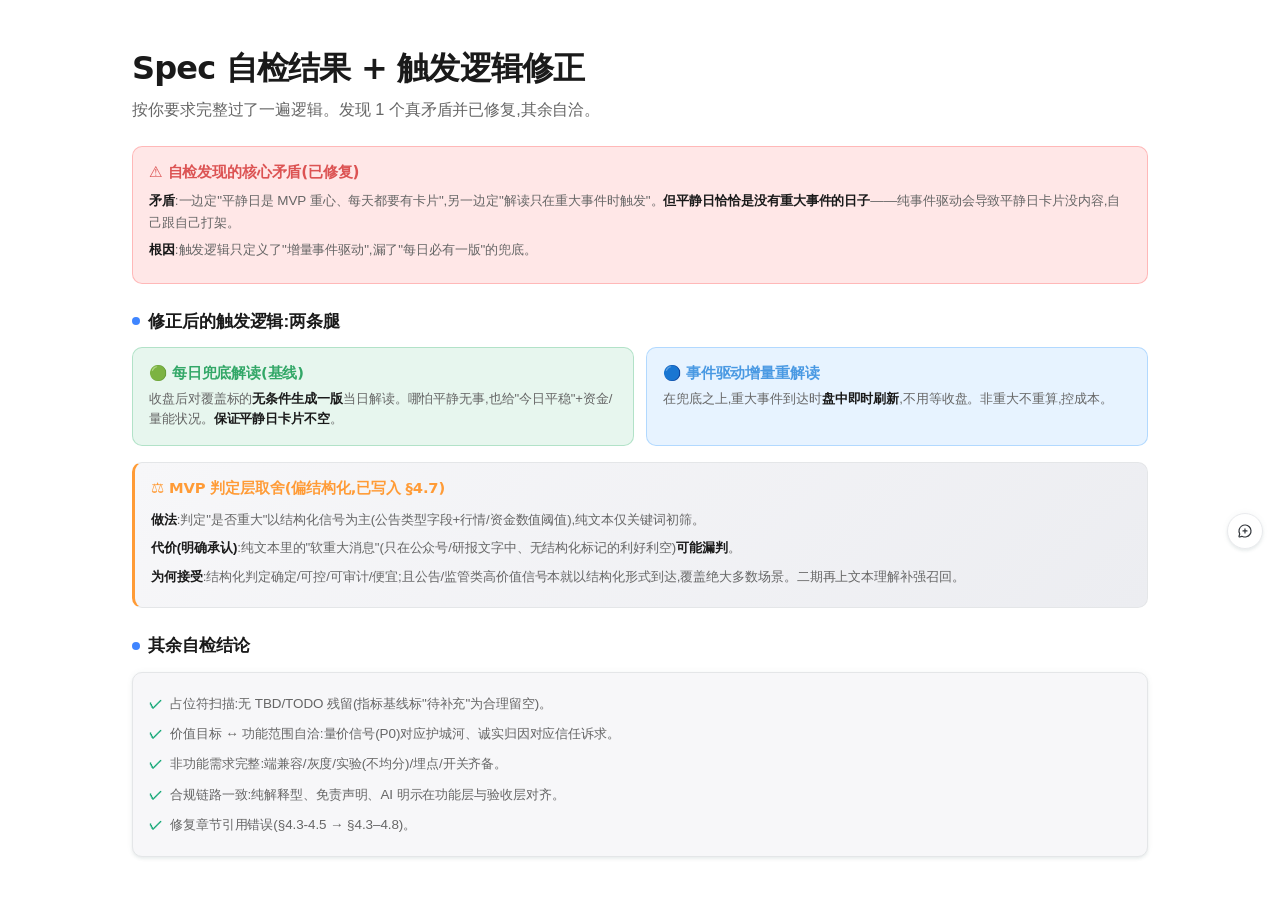
<file: canvas/spec-selfcheck.html>
<!DOCTYPE html>
<html lang="zh-CN" data-theme="light">
<head>
  <meta charset="utf-8">
  <meta name="viewport" content="width=device-width, initial-scale=1">
  <title>Flux Brainstorming</title>
  <style>
    /* ─────────────────────────────────────────────────────────────
       Flux Design Token System
       基于 Flux 官方 Design Spec，使用 --f-* 前缀命名。
       默认 light 主题，通过 data-theme="dark" 切换深色模式。
       通过宿主 IframeBox 的 postMessage(ENV_UPDATE) 自动同步主题和语言。
       ───────────────────────────────────────────────────────────── */

    :root {
      /* ── 字体族 ── */
      --f-font-family-zh: 'PingFang SC', 'Noto Sans SC', 'Hiragino Sans GB', 'Helvetica Neue', Arial, sans-serif;
      --f-font-family-en: 'SF Pro Text', -apple-system, BlinkMacSystemFont, 'Segoe UI', sans-serif;
      --f-font-family-code: 'JetBrains Mono', 'SF Mono', 'Menlo', 'Consolas', monospace;
      --f-font-family-display: 'PingFang SC', 'Noto Sans SC', 'SF Pro Display', 'Inter', system-ui, sans-serif;

      --f-font-weight-regular: 400;
      --f-font-weight-medium: 500;
      --f-font-weight-semibold: 600;
      --f-font-weight-bold: 700;
      --f-font-weight-code: 450;

      /* ── 间距 ── */
      --f-spacer-0: 0px;
      --f-spacer-4: 4px;
      --f-spacer-6: 6px;
      --f-spacer-8: 8px;
      --f-spacer-12: 12px;
      --f-spacer-16: 16px;
      --f-spacer-24: 24px;
      --f-spacer-32: 32px;
      --f-spacer-40: 40px;

      /* ── 圆角 ── */
      --f-radius-2: 2px;
      --f-radius-4: 4px;
      --f-radius-6: 6px;
      --f-radius-8: 8px;
      --f-radius-10: 10px;
      --f-radius-full: 9999px;

      /* ── 动效 ── */
      --f-ease-out: cubic-bezier(0.22, 1, 0.36, 1);
      --f-ease-in-out: cubic-bezier(0.65, 0, 0.35, 1);
      --f-dur-fast: 120ms;
      --f-dur-base: 200ms;
      --f-dur-slow: 320ms;
    }

    /* ── Dark 主题（默认） ── */
    :root,
    [data-theme="dark"] {
      --f-bg-bg-base-default: #202328;
      --f-bg-bg-base-secondary: #141517;
      --f-bg-bg-base-tertiary: #212225;
      --f-bg-bg-overlay-l1: #e0e6f20a;
      --f-bg-bg-overlay-l2: #e0e6f20f;
      --f-bg-bg-overlay-l3: #e0e6f214;
      --f-bg-bg-overlay-l4: #e0e6f21f;
      --f-bg-bg-menu: #202123;
      --f-bg-bg-brand: #62cbff;
      --f-bg-bg-brand-hover: #34b3f2;
      --f-bg-bg-brand-sub: #1577f9;
      --f-bg-bg-invert: #dadde5;

      --f-text-text-default: #eeeeee;
      --f-text-text-secondary: #9599a6;
      --f-text-text-tertiary: #666b75;
      --f-text-text-disabled: #555a63;
      --f-text-text-brand: #25b6ff;
      --f-text-text-onbrand: #0c0c0d;

      --f-icon-icon-default: #dadce1;
      --f-icon-icon-secondary: #9599a6;
      --f-icon-icon-tertiary: #666b75;
      --f-icon-icon-brand: #25b6ff;

      --f-border-border-neutral-l1: #242428;
      --f-border-border-neutral-l2: #303135;
      --f-border-border-neutral-l3: #39393e;
      --f-border-border-brand: #25b6ff;
      --f-border-border-brand-sub: #1577f9;

      --f-accent-accent-teal: #2dd288;
      --f-accent-accent-coral: #ff9392;
      --f-accent-accent-amber: #dcb364;
      --f-accent-accent-cyan: #04cbe5;
      --f-accent-accent-blue: #7bb8ff;
      --f-accent-accent-magenta: #ec93ff;
      --f-accent-accent-violet: #bfa5ff;

      --f-status-success-default: #33c192;
      --f-status-alert-default: #e9b721;
      --f-status-warning-default: #f38612;
      --f-status-error-default: #f65a5a;
      --f-status-primary-default: #387bff;

      --f-tag-tag-blue-text: #68b1ee;
      --f-tag-tag-blue-bg: #6dbdff33;
      --f-tag-tag-blue-border: #6dbdff4d;
      --f-tag-tag-green-text: #61c490;
      --f-tag-tag-green-bg: #60dc9a33;
      --f-tag-tag-green-border: #60dc9a4d;
      --f-tag-tag-red-text: #f07676;
      --f-tag-tag-red-bg: #f7606029;
      --f-tag-tag-red-border: #f760604d;
      --f-tag-tag-purple-text: #a291f0;
      --f-tag-tag-purple-bg: #a48fff1f;
      --f-tag-tag-purple-border: #a48fff4d;

      --f-shadow-elevation-100:
        0 0.5px 0 0 rgba(255, 255, 255, 0.06) inset,
        0 0.5px 0 0 rgba(255, 255, 255, 0.06),
        0 2px 6px 0 rgba(0, 0, 0, 0.2);
      --f-shadow-elevation-200:
        0 0.5px 0 0 rgba(255, 255, 255, 0.06) inset,
        0 4px 8px 0 rgba(0, 0, 0, 0.3);
      --f-shadow-elevation-300:
        0 0.5px 0 0 rgba(255, 255, 255, 0.08) inset,
        0 6px 12px 0 rgba(0, 0, 0, 0.4);
    }

    /* ── Light 主题 ── */
    [data-theme="light"] {
      --f-bg-bg-base-default: #f7f7f9;
      --f-bg-bg-base-secondary: #ffffff;
      --f-bg-bg-base-tertiary: #ecedf1;
      --f-bg-bg-overlay-l1: #8888880f;
      --f-bg-bg-overlay-l2: #8888881a;
      --f-bg-bg-overlay-l3: #88888824;
      --f-bg-bg-overlay-l4: #88888833;
      --f-bg-bg-menu: #ffffff;
      --f-bg-bg-brand: #58c7ff;
      --f-bg-bg-brand-hover: #7dd4ff;
      --f-bg-bg-brand-sub: #4495ff;
      --f-bg-bg-invert: #36393d;

      --f-text-text-default: #1a1a1a;
      --f-text-text-secondary: #666666;
      --f-text-text-tertiary: #8a9096;
      --f-text-text-disabled: #b2b2b2;
      --f-text-text-brand: #009ce9;
      --f-text-text-onbrand: #090a0b;

      --f-icon-icon-default: #31353a;
      --f-icon-icon-secondary: #5b6066;
      --f-icon-icon-tertiary: #8a9096;
      --f-icon-icon-brand: #58c7ff;

      --f-border-border-neutral-l1: #e9eaed;
      --f-border-border-neutral-l2: #e4e6e8;
      --f-border-border-neutral-l3: #dfdfe0;
      --f-border-border-brand: #58c7ff;
      --f-border-border-brand-sub: #4495ff;

      --f-accent-accent-teal: #00b983;
      --f-accent-accent-coral: #ff6b45;
      --f-accent-accent-amber: #f2a90c;
      --f-accent-accent-cyan: #00b6f5;
      --f-accent-accent-blue: #3f85ff;
      --f-accent-accent-magenta: #f53cff;
      --f-accent-accent-violet: #9570ff;

      --f-status-success-default: #15a877;
      --f-status-alert-default: #fec700;
      --f-status-warning-default: #ff9b36;
      --f-status-error-default: #fa5246;
      --f-status-primary-default: #2f74ff;

      --f-tag-tag-blue-text: #4999e3;
      --f-tag-tag-blue-bg: #389efe1f;
      --f-tag-tag-blue-border: #389efe4d;
      --f-tag-tag-green-text: #32a767;
      --f-tag-tag-green-bg: #3ab6721f;
      --f-tag-tag-green-border: #3ab6724d;
      --f-tag-tag-red-text: #dc5353;
      --f-tag-tag-red-bg: #ff3e3e1f;
      --f-tag-tag-red-border: #ff3e3e47;
      --f-tag-tag-purple-text: #735ed3;
      --f-tag-tag-purple-bg: #8b71ff1f;
      --f-tag-tag-purple-border: #8b71ff3d;

      --f-shadow-elevation-100:
        0 0 6px 0 rgba(93, 113, 121, 0.06),
        0 2px 3px 0 rgba(93, 113, 121, 0.1);
      --f-shadow-elevation-200:
        0 2px 6px 0 rgba(93, 113, 121, 0.08),
        0 2px 12px 0 rgba(93, 113, 121, 0.14);
      --f-shadow-elevation-300:
        0 0 2px 0 rgba(93, 113, 121, 0.16),
        0 4px 12px 0 rgba(93, 113, 121, 0.12),
        0 6px 20px 0 rgba(174, 185, 189, 0.2);
    }

    /* ─────────────────────────────────────────────────────────────
       Semantic Aliases — 向后兼容 + fragment 作者快捷引用
       将 Flux 官方 token 映射为更简短的语义别名。
       fragment <style> 块中可使用这些别名覆盖。
       ───────────────────────────────────────────────────────────── */
    :root,
    [data-theme="dark"],
    [data-theme="light"] {
      --bg-app:          var(--f-bg-bg-base-secondary);
      --bg-surface:      var(--f-bg-bg-base-default);
      --bg-subtle:       var(--f-bg-bg-base-tertiary);
      --bg-muted:        var(--f-bg-bg-overlay-l2);
      --border:          var(--f-border-border-neutral-l2);
      --border-strong:   var(--f-border-border-neutral-l3);
      --text-primary:    var(--f-text-text-default);
      --text-secondary:  var(--f-text-text-secondary);
      --text-tertiary:   var(--f-text-text-tertiary);
      --accent:          var(--f-bg-bg-brand);
      --accent-soft:     var(--f-bg-bg-overlay-l3);
      --accent-strong:   var(--f-bg-bg-brand-hover);
      --success:         var(--f-status-success-default);
      --warning:         var(--f-status-warning-default);
      --error:           var(--f-status-error-default);
      --selected-bg:     var(--f-bg-bg-overlay-l3);
      --selected-border: var(--f-border-border-brand);
      --selected-ring:   rgba(37, 182, 255, 0.22);

      --font-display:    var(--f-font-family-display);
      --font-body:       var(--f-font-family-zh);
      --font-mono:       var(--f-font-family-code);

      --radius-xs:       var(--f-radius-6);
      --radius-sm:       var(--f-radius-8);
      --radius-md:       var(--f-radius-10);
      --radius-lg:       18px;
      --radius-xl:       24px;
      --radius-pill:     var(--f-radius-full);

      --shadow-1:        var(--f-shadow-elevation-100);
      --shadow-2:        var(--f-shadow-elevation-200);
      --shadow-3:        var(--f-shadow-elevation-300);
      --shadow-focus:    0 0 0 4px var(--selected-ring);

      --space-1: 0.25rem;
      --space-2: 0.5rem;
      --space-3: 0.75rem;
      --space-4: 1rem;
      --space-5: 1.5rem;
      --space-6: 2rem;
      --space-7: 3rem;
      --space-8: 4rem;

      --ease-out:        var(--f-ease-out);
      --ease-in-out:     var(--f-ease-in-out);
      --dur-fast:        var(--f-dur-fast);
      --dur-base:        var(--f-dur-base);
      --dur-slow:        var(--f-dur-slow);
    }

    /* ── Light 别名覆盖（selected-ring 需要跟随主题变化） ── */
    [data-theme="light"] {
      --selected-ring: rgba(0, 156, 233, 0.18);
    }

    /* ── 字体族切换：英文通过 lang 属性 ── */
    html[lang="en"],
    html[lang^="en-"] {
      --font-body: var(--f-font-family-en);
      --font-display: var(--f-font-family-en);
    }

    /* ─────────────────────────────────────────────────────────────
       Reset & base
       ───────────────────────────────────────────────────────────── */
    *, *::before, *::after { box-sizing: border-box; margin: 0; padding: 0; }
    html, body { height: 100%; overflow: hidden; }

    body {
      font-family: var(--font-body);
      background: var(--bg-app);
      color: var(--text-primary);
      display: flex;
      flex-direction: column;
      line-height: 1.6;
      font-size: 15px;
      letter-spacing: -0.005em;
      -webkit-font-smoothing: antialiased;
      -moz-osx-font-smoothing: grayscale;
      text-rendering: optimizeLegibility;
    }

    ::selection { background: var(--accent-soft); color: var(--accent-strong); }

    /* ─────────────────────────────────────────────────────────────
       Layout chrome (header / main / indicator)
       ───────────────────────────────────────────────────────────── */
    .header {
      background: var(--bg-surface);
      padding: var(--space-3) var(--space-6);
      display: flex;
      justify-content: space-between;
      align-items: center;
      border-bottom: 1px solid var(--border);
      flex-shrink: 0;
      backdrop-filter: saturate(1.2);
    }
    .header h1 {
      font-size: 0.85rem;
      font-weight: 600;
      color: var(--text-secondary);
      letter-spacing: 0.02em;
    }
    .header .status {
      font-size: 0.72rem;
      color: var(--success);
      display: flex;
      align-items: center;
      gap: 0.45rem;
      font-weight: 500;
    }
    .header .status::before {
      content: '';
      width: 7px; height: 7px;
      background: var(--success);
      border-radius: 50%;
      box-shadow: 0 0 0 3px rgba(51, 193, 146, 0.18);
    }

    .main { flex: 1; overflow-y: auto; scroll-behavior: smooth; }
    .main::-webkit-scrollbar { width: 10px; height: 10px; }
    .main::-webkit-scrollbar-track { background: transparent; }
    .main::-webkit-scrollbar-thumb {
      background: var(--border-strong);
      border-radius: var(--radius-pill);
      border: 2px solid var(--bg-app);
    }
    .main::-webkit-scrollbar-thumb:hover { background: var(--text-tertiary); }

    #claude-content {
      padding: var(--space-7) var(--space-6);
      min-height: 100%;
      max-width: 1080px;
      margin: 0 auto;
    }

    .content-section {
      display: none;
      animation: fadeInUp var(--dur-slow) var(--ease-out);
    }
    .content-section.active { display: block; }

    @keyframes fadeInUp {
      from { opacity: 0; transform: translateY(8px); }
      to   { opacity: 1; transform: translateY(0); }
    }

    .indicator-bar {
      background: var(--bg-surface);
      border-top: 1px solid var(--border);
      padding: var(--space-3) var(--space-6);
      flex-shrink: 0;
      text-align: center;
      display: flex;
      align-items: center;
      justify-content: center;
      gap: var(--space-4);
    }
    .indicator-bar span {
      font-size: 0.78rem;
      color: var(--text-secondary);
    }
    .indicator-bar .selected-text {
      color: var(--accent);
      font-weight: 600;
    }

    #nav-btn-up, #nav-btn-down {
      width: 28px; height: 28px;
      border: 1px solid var(--border);
      background: var(--bg-surface);
      color: var(--text-secondary);
      border-radius: var(--radius-sm);
      cursor: pointer;
      font-size: 14px;
      line-height: 1;
      transition: all var(--dur-fast) var(--ease-out);
    }
    #nav-btn-up:hover:not(:disabled),
    #nav-btn-down:hover:not(:disabled) {
      border-color: var(--accent);
      color: var(--accent);
      transform: translateY(-1px);
    }
    #nav-btn-up:disabled, #nav-btn-down:disabled { opacity: 0.35; cursor: not-allowed; }
    #nav-page-count {
      font-family: var(--font-mono);
      font-size: 0.72rem;
      color: var(--text-tertiary);
      min-width: 2.5rem;
    }

    /* ─────────────────────────────────────────────────────────────
       Typography
       ───────────────────────────────────────────────────────────── */
    h1, h2, h3, h4, h5 {
      font-family: var(--font-display);
      color: var(--text-primary);
      line-height: 1.25;
    }
    h2 {
      font-size: 2rem;
      font-weight: 700;
      letter-spacing: -0.02em;
      margin-bottom: var(--space-2);
    }
    h3 {
      font-size: 1.1rem;
      font-weight: 600;
      letter-spacing: -0.01em;
      margin-bottom: var(--space-1);
    }
    h4 {
      font-size: 0.95rem;
      font-weight: 600;
      margin-bottom: var(--space-2);
    }
    p { color: var(--text-primary); }

    .subtitle {
      color: var(--text-secondary);
      font-size: 1.02rem;
      margin-bottom: var(--space-6);
      max-width: 62ch;
    }

    .section { margin-bottom: var(--space-6); }
    .label {
      display: inline-block;
      font-size: 0.68rem;
      color: var(--text-secondary);
      text-transform: uppercase;
      letter-spacing: 0.08em;
      font-weight: 600;
      margin-bottom: var(--space-2);
      padding: 2px 8px;
      background: var(--bg-subtle);
      border-radius: var(--radius-xs);
    }

    code {
      font-family: var(--font-mono);
      font-size: 0.88em;
      background: var(--bg-subtle);
      padding: 0.15em 0.4em;
      border-radius: var(--radius-xs);
      color: var(--accent-strong);
    }
    pre {
      font-family: var(--font-mono);
      font-size: 0.85rem;
      background: var(--bg-subtle);
      border: 1px solid var(--border);
      border-radius: var(--radius-md);
      padding: var(--space-4);
      overflow-x: auto;
      margin-bottom: var(--space-4);
    }
    pre code { background: none; padding: 0; color: inherit; }

    /* ─────────────────────────────────────────────────────────────
       Options (A/B/C choice cards)
       ───────────────────────────────────────────────────────────── */
    .options {
      display: flex;
      flex-direction: column;
      gap: var(--space-3);
    }
    .option {
      position: relative;
      background: var(--bg-surface);
      border: 1px solid transparent;
      border-radius: var(--radius-md);
      padding: var(--space-4) var(--space-5);
      cursor: pointer;
      transition: border-color var(--dur-fast) var(--ease-out),
                  transform var(--dur-fast) var(--ease-out),
                  box-shadow var(--dur-base) var(--ease-out),
                  background var(--dur-fast) var(--ease-out);
      display: flex;
      align-items: flex-start;
      gap: var(--space-4);
    }
    .option:hover {
      border-color: var(--border-strong);
      transform: translateY(-1px);
      box-shadow: var(--shadow-2);
    }
    .option.selected {
      background: var(--selected-bg);
      border-color: var(--selected-border);
      box-shadow: var(--shadow-focus), var(--shadow-2);
    }
    .option .letter {
      background: var(--bg-muted);
      color: var(--text-secondary);
      width: 2rem; height: 2rem;
      border-radius: var(--radius-sm);
      display: flex; align-items: center; justify-content: center;
      font-family: var(--font-display);
      font-weight: 700;
      font-size: 0.9rem;
      flex-shrink: 0;
      transition: all var(--dur-base) var(--ease-out);
    }
    .option.selected .letter {
      background: var(--accent);
      color: var(--f-text-text-onbrand);
      transform: scale(1.05);
    }
    .option .content { flex: 1; min-width: 0; }
    .option .content h3 {
      font-size: 1rem;
      margin-bottom: var(--space-1);
    }
    .option .content p {
      color: var(--text-secondary);
      font-size: 0.9rem;
      margin: 0;
    }

    /* ─────────────────────────────────────────────────────────────
       Cards (visual design options)
       ───────────────────────────────────────────────────────────── */
    .cards {
      display: grid;
      grid-template-columns: repeat(auto-fit, minmax(280px, 1fr));
      gap: var(--space-5);
    }
    .card {
      background: var(--bg-surface);
      border: 1px solid transparent;
      border-radius: var(--radius-lg);
      overflow: hidden;
      cursor: pointer;
      transition: transform var(--dur-base) var(--ease-out),
                  box-shadow var(--dur-base) var(--ease-out),
                  border-color var(--dur-fast) var(--ease-out);
      display: flex;
      flex-direction: column;
    }
    .card:hover {
      border-color: var(--border-strong);
      transform: translateY(-3px);
      box-shadow: var(--shadow-3);
    }
    .card.selected {
      border-color: var(--selected-border);
      box-shadow: var(--shadow-focus), var(--shadow-3);
    }
    .card-image {
      background:
        linear-gradient(135deg, var(--bg-subtle) 0%, var(--bg-muted) 100%);
      aspect-ratio: 16 / 10;
      display: flex;
      align-items: center;
      justify-content: center;
      overflow: hidden;
      position: relative;
    }
    .card-body { padding: var(--space-5); }
    .card-body h3 { margin-bottom: var(--space-1); }
    .card-body p { color: var(--text-secondary); font-size: 0.9rem; }

    /* ─────────────────────────────────────────────────────────────
       Mockup containers
       ───────────────────────────────────────────────────────────── */
    .mockup {
      background: var(--bg-surface);
      border: 1px solid var(--border);
      border-radius: var(--radius-lg);
      overflow: hidden;
      margin-bottom: var(--space-5);
      box-shadow: var(--shadow-2);
    }
    .mockup-header {
      background: var(--bg-subtle);
      padding: var(--space-2) var(--space-4);
      font-size: 0.75rem;
      color: var(--text-secondary);
      border-bottom: 1px solid var(--border);
      font-weight: 500;
      display: flex;
      align-items: center;
      gap: var(--space-2);
    }
    .mockup-header::before {
      content: '';
      width: 8px; height: 8px;
      border-radius: 50%;
      background: var(--border-strong);
      box-shadow: 14px 0 0 var(--border-strong), 28px 0 0 var(--border-strong);
      margin-right: 28px;
    }
    .mockup-body { padding: var(--space-5); }

    .mobile-mockup {
      max-width: 375px;
      margin: 0 auto var(--space-5) auto;
      border: 10px solid var(--f-bg-bg-base-secondary);
      border-radius: 40px;
      overflow: hidden;
      background: var(--bg-surface);
      box-shadow: var(--shadow-3);
      position: relative;
    }
    .mobile-mockup::before {
      content: '';
      position: absolute;
      top: 10px; left: 50%;
      transform: translateX(-50%);
      width: 110px; height: 22px;
      background: var(--f-bg-bg-base-secondary);
      border-radius: 0 0 14px 14px;
      z-index: 2;
    }
    .mobile-mockup .mockup-header {
      background: var(--bg-subtle);
      padding: var(--space-4) var(--space-3) var(--space-2);
      text-align: center;
      font-size: 0.78rem;
      font-weight: 600;
      color: var(--text-primary);
      border-bottom: 1px solid var(--border);
    }
    .mobile-mockup .mockup-header::before { display: none; }
    .mobile-mockup .mockup-body {
      min-height: 600px;
      padding: var(--space-5);
      position: relative;
    }

    /* ─────────────────────────────────────────────────────────────
       Layout utilities
       ───────────────────────────────────────────────────────────── */
    .split {
      display: grid;
      grid-template-columns: 1fr 1fr;
      gap: var(--space-5);
    }
    @media (max-width: 800px) { .split { grid-template-columns: 1fr; } }

    .pros-cons {
      display: grid;
      grid-template-columns: 1fr 1fr;
      gap: var(--space-4);
      margin: var(--space-4) 0;
    }
    .pros, .cons {
      background: var(--bg-surface);
      border-radius: var(--radius-md);
      padding: var(--space-4);
    }
    .pros h4 {
      color: var(--success);
      font-size: 0.78rem;
      text-transform: uppercase;
      letter-spacing: 0.06em;
      margin-bottom: var(--space-3);
      display: flex;
      align-items: center;
      gap: var(--space-2);
    }
    .cons h4 {
      color: var(--error);
      font-size: 0.78rem;
      text-transform: uppercase;
      letter-spacing: 0.06em;
      margin-bottom: var(--space-3);
      display: flex;
      align-items: center;
      gap: var(--space-2);
    }
    .pros h4::before { content: '✓'; font-size: 1rem; }
    .cons h4::before { content: '✗'; font-size: 1rem; }
    .pros ul, .cons ul {
      margin-left: 1.1rem;
      font-size: 0.9rem;
      color: var(--text-secondary);
    }
    .pros li, .cons li { margin-bottom: var(--space-1); }

    /* ─────────────────────────────────────────────────────────────
       Generic elements
       ───────────────────────────────────────────────────────────── */
    table {
      width: 100%;
      border-collapse: collapse;
      margin-bottom: var(--space-5);
      font-size: 0.9rem;
      background: var(--bg-surface);
      border-radius: var(--radius-md);
      overflow: hidden;
    }
    th, td {
      border-bottom: 1px solid var(--border);
      padding: var(--space-3) var(--space-4);
      text-align: left;
    }
    tr:last-child td { border-bottom: none; }
    th {
      background: var(--bg-subtle);
      font-weight: 600;
      color: var(--text-secondary);
      font-size: 0.78rem;
      text-transform: uppercase;
      letter-spacing: 0.05em;
    }
    tr:hover td { background: var(--bg-subtle); }

    ul, ol { padding-left: 1.4rem; margin-bottom: var(--space-4); }
    li { margin-bottom: var(--space-1); }

    a {
      color: var(--f-text-text-brand);
      text-decoration: none;
      border-bottom: 1px solid transparent;
      transition: border-color var(--dur-fast);
    }
    a:hover { border-bottom-color: var(--f-text-text-brand); }

    hr {
      border: none;
      border-top: 1px solid var(--border);
      margin: var(--space-6) 0;
    }

    /* ─────────────────────────────────────────────────────────────
       Wireframe / placeholder
       ───────────────────────────────────────────────────────────── */
    .placeholder {
      background: linear-gradient(
        90deg,
        var(--bg-subtle) 0%,
        var(--bg-muted) 50%,
        var(--bg-subtle) 100%
      );
      background-size: 200% 100%;
      animation: shimmer 2s linear infinite;
      border-radius: var(--radius-md);
      padding: var(--space-6);
      text-align: center;
      color: var(--text-tertiary);
      font-size: 0.85rem;
    }
    @keyframes shimmer {
      0% { background-position: 200% 0; }
      100% { background-position: -200% 0; }
    }

    .mock-nav {
      background: linear-gradient(135deg, var(--accent) 0%, var(--accent-strong) 100%);
      color: var(--f-text-text-onbrand);
      padding: var(--space-3) var(--space-5);
      display: flex;
      gap: var(--space-5);
      font-size: 0.9rem;
      font-weight: 500;
      border-radius: var(--radius-sm) var(--radius-sm) 0 0;
    }
    .mock-sidebar {
      background: var(--bg-subtle);
      padding: var(--space-4);
      min-width: 200px;
      border-right: 1px solid var(--border);
      font-size: 0.88rem;
      color: var(--text-secondary);
    }
    .mock-content {
      padding: var(--space-5);
      flex: 1;
      min-width: 0;
    }
    .mock-button {
      background: var(--accent);
      color: var(--f-text-text-onbrand);
      border: none;
      padding: var(--space-2) var(--space-4);
      border-radius: var(--radius-sm);
      font-size: 0.88rem;
      font-weight: 500;
      cursor: pointer;
      transition: all var(--dur-fast) var(--ease-out);
      box-shadow: var(--shadow-1);
    }
    .mock-button:hover {
      background: var(--accent-strong);
      transform: translateY(-1px);
      box-shadow: var(--shadow-2);
    }
    .mock-input {
      background: var(--bg-surface);
      border: 1px solid var(--border);
      border-radius: var(--radius-sm);
      padding: var(--space-2) var(--space-3);
      width: 100%;
      font-family: inherit;
      font-size: 0.9rem;
      color: var(--text-primary);
      transition: border-color var(--dur-fast), box-shadow var(--dur-fast);
    }
    .mock-input:focus {
      outline: none;
      border-color: var(--f-border-border-brand);
      box-shadow: var(--shadow-focus);
    }

    /* ─────────────────────────────────────────────────────────────
       Flux Tag styles
       ───────────────────────────────────────────────────────────── */
    .flux-tag {
      display: inline-block;
      padding: 2px 8px;
      border-radius: var(--f-radius-4);
      font-size: 12px;
      line-height: 18px;
      border: 1px solid;
    }
    .flux-tag-blue { color: var(--f-tag-tag-blue-text); background: var(--f-tag-tag-blue-bg); border-color: var(--f-tag-tag-blue-border); }
    .flux-tag-green { color: var(--f-tag-tag-green-text); background: var(--f-tag-tag-green-bg); border-color: var(--f-tag-tag-green-border); }
    .flux-tag-red { color: var(--f-tag-tag-red-text); background: var(--f-tag-tag-red-bg); border-color: var(--f-tag-tag-red-border); }
    .flux-tag-purple { color: var(--f-tag-tag-purple-text); background: var(--f-tag-tag-purple-bg); border-color: var(--f-tag-tag-purple-border); }

    /* ─────────────────────────────────────────────────────────────
       Utility classes
       ───────────────────────────────────────────────────────────── */
    .badge {
      display: inline-flex;
      align-items: center;
      gap: 0.3rem;
      padding: 0.2rem 0.6rem;
      background: var(--accent-soft);
      color: var(--accent);
      border-radius: var(--radius-pill);
      font-size: 0.72rem;
      font-weight: 600;
      letter-spacing: 0.02em;
    }
    .stack-sm > * + * { margin-top: var(--space-2); }
    .stack-md > * + * { margin-top: var(--space-4); }
    .stack-lg > * + * { margin-top: var(--space-6); }
    .text-muted { color: var(--text-secondary); }
    .text-subtle { color: var(--text-tertiary); }
    .surface {
      background: var(--bg-surface);
      border-radius: var(--radius-md);
      padding: var(--space-5);
    }

    /* Reduce motion */
    @media (prefers-reduced-motion: reduce) {
      *, *::before, *::after {
        animation-duration: 0.01ms !important;
        transition-duration: 0.01ms !important;
      }
    }

    /* FROZEN — 协议见 visual-companion.md */
.mc-footer {
  position: fixed;
  left: 0;
  right: 0;
  bottom: 0;
  z-index: 1000;
  display: flex;
  align-items: center;
  justify-content: space-between;
  height: 48px;
  padding: 0 20px;
  background-color: var(--f-bg-bg-menu);
}

/* 覆盖 inline hidden 的隐藏方式，确保 display 与 flex 切换可控 */
.mc-footer[hidden] {
  display: none;
}

.mc-footer-info {
  display: flex;
  align-items: center;
  font-size: 14px;
  line-height: 22px;
  font-weight: var(--f-font-weight-regular);
  color: var(--f-text-text-secondary);
}

.mc-footer-count {
  color: var(--f-text-text-default);
  font-size: 16px;
  line-height: 24px;
  font-weight: var(--f-font-weight-semibold);
  margin: 0;
}

/* 计数区：组内数字与文案 4px，两组之间 12px（设计稿 node 340-18924） */
.mc-footer-default {
  display: inline-flex;
  align-items: center;
  gap: var(--f-spacer-12);
}
.mc-footer-stat,
.mc-footer-annos {
  display: inline-flex;
  align-items: center;
  gap: var(--f-spacer-4);
}
.mc-footer-annos[hidden] {
  display: none;
}
.mc-footer-anno-count {
  color: var(--f-text-text-default);
  font-size: 16px;
  line-height: 24px;
  font-weight: var(--f-font-weight-semibold);
  margin: 0;
}

/* 默认态 / 批注态 文案切换：默认只显示 default，批注态只显示 annotating */
.mc-footer-annotating {
  display: none;
}
body.mc-anno-active .mc-footer-default {
  display: none;
}
body.mc-anno-active .mc-footer-annotating[data-lang='zh'] {
  display: inline;
}
html[lang='en'] body.mc-anno-active .mc-footer-annotating[data-lang='zh'],
html[lang^='en-'] body.mc-anno-active .mc-footer-annotating[data-lang='zh'] {
  display: none;
}
html[lang='en'] body.mc-anno-active .mc-footer-annotating[data-lang='en'],
html[lang^='en-'] body.mc-anno-active .mc-footer-annotating[data-lang='en'] {
  display: inline;
}

.mc-footer-actions {
  position: relative;
  display: flex;
  align-items: center;
  gap: var(--f-spacer-8);
}

.mc-footer-submit-tip {
  position: absolute;
  right: 0;
  bottom: calc(100% + 8px);
  display: none;
  padding: 7px var(--f-spacer-8);
  border: 1px solid var(--f-border-border-neutral-l1);
  border-radius: var(--f-radius-8);
  background-color: var(--f-bg-bg-base-secondary);
  color: var(--f-text-text-default);
  box-shadow: var(--f-shadow-elevation-100);
  font-size: 12px;
  line-height: 18px;
  white-space: nowrap;
  pointer-events: none;
}
body.mc-anno-active .mc-footer-actions:hover .mc-footer-submit-tip,
body.mc-anno-active .mc-footer-actions:focus-within .mc-footer-submit-tip {
  display: block;
}

.mc-footer-submit {
  display: inline-flex;
  align-items: center;
  justify-content: center;
  gap: var(--f-spacer-4);
  height: 32px;
  padding: 0 var(--f-spacer-16);
  border: none;
  border-radius: 8px;
  background-color: var(--f-bg-bg-invert);
  color: var(--f-bg-bg-base-secondary);
  font-family: inherit;
  font-size: 14px;
  line-height: 1;
  font-weight: var(--f-font-weight-semibold);
  cursor: pointer;
  transition:
    background-color 0.15s ease,
    opacity 0.15s ease;
}

.mc-footer-submit:hover:not(:disabled) {
  opacity: 0.85;
}

.mc-footer-submit:active:not(:disabled) {
  opacity: 0.7;
}

.mc-footer-submit:disabled {
  opacity: 0.5;
  cursor: not-allowed;
}

.mc-footer-submit-arrow {
  display: inline-flex;
  align-items: center;
  font-size: 14px;
  line-height: 1;
}

body.has-mc-footer {
  padding-bottom: 48px;
}

[data-mc-toggle] {
  cursor: pointer;
  user-select: none;
}
[data-mc-toggle][aria-disabled='true'],
[data-mc-toggle][disabled] {
  cursor: not-allowed;
  opacity: 0.5;
}
[data-mc-toggle]:focus-visible {
  outline: 2px solid var(--f-border-border-brand);
  outline-offset: 2px;
}

.mc-footer [data-lang='en'] {
  display: none;
}
html[lang='en'] .mc-footer [data-lang='zh'],
html[lang^='en-'] .mc-footer [data-lang='zh'] {
  display: none;
}
html[lang='en'] .mc-footer [data-lang='en'],
html[lang^='en-'] .mc-footer [data-lang='en'] {
  display: inline;
}

/* ══════════════════════════════════════════════════════════════
   批注（Annotation）—— 见 visual-companion.md「批注模式」
   ══════════════════════════════════════════════════════════════ */

/* ── 右下角批注入口按钮（三态：默认 / 激活 / hover tooltip） ── */
.mc-anno-toggle {
  position: fixed;
  right: 17px;
  top: calc(50% + 63px); /* 与宿主分页器同轴，并保持设计稿标注的 12px 间距 */
  z-index: 1001;
  display: inline-flex;
  align-items: center;
  justify-content: center;
  width: 36px;
  height: 36px;
  box-sizing: border-box;
  padding: 2px;
  border: 1px solid var(--f-border-border-neutral-l1);
  border-radius: var(--f-radius-full);
  background-color: var(--f-bg-bg-base-secondary);
  color: var(--f-icon-icon-default);
  cursor: pointer;
  box-shadow: var(--f-shadow-elevation-100);
  transition:
    color var(--f-dur-fast) var(--f-ease-out),
    background-color var(--f-dur-fast) var(--f-ease-out),
    border-color var(--f-dur-fast) var(--f-ease-out);
}
.mc-anno-toggle[hidden] {
  display: none;
}
/* hover：overlay-l1 圆形底色，不带描边和阴影（设计稿 node 340-18284） */
.mc-anno-toggle:hover {
  background-color: var(--f-bg-bg-base-secondary);
  background-image: linear-gradient(
    var(--f-bg-bg-overlay-l1),
    var(--f-bg-bg-overlay-l1)
  );
  border-color: transparent;
  box-shadow: none;
}
/* 激活态：深色实心圆钮 + 反色图标（对齐设计稿 node 340-18441）。
   底色用 --f-bg-bg-invert，图标用 --f-bg-bg-base-secondary（与 invert 天然反色，
   亮/暗主题下均保证对比度）。 */
.mc-anno-toggle[aria-pressed='true'] {
  background-color: var(--f-bg-bg-invert);
  background-image: none;
  border-color: var(--f-bg-bg-invert);
  color: var(--f-bg-bg-base-secondary);
}
.mc-anno-toggle-icon {
  display: inline-flex;
  align-items: center;
  justify-content: center;
}
.mc-anno-toggle-icon svg {
  width: 16px;
  height: 16px;
}

/* 入口按钮左侧 tooltip（打开/关闭批注模式）——浅色（对齐设计稿 node 340-19418）：
   白底 + neutral-l1 描边 + text-default 深字 + radius-8 + 12/18 字 + 柔和阴影 */
.mc-anno-toggle-tip {
  position: absolute;
  right: calc(100% + 8px);
  top: 50%;
  transform: translateY(-50%);
  display: none;
  white-space: nowrap;
  padding: 7px var(--f-spacer-8);
  border-radius: var(--f-radius-8);
  background-color: var(--f-bg-bg-base-secondary);
  border: 1px solid var(--f-border-border-neutral-l1);
  color: var(--f-text-text-default);
  font-size: 12px;
  line-height: 18px;
  pointer-events: none;
  box-shadow: var(--f-shadow-elevation-100);
}
.mc-anno-toggle:hover .mc-anno-toggle-tip[data-lang='zh'] {
  display: inline-block;
}
/* tooltip 语言可见性（默认中文，英文环境切换） */
.mc-anno-toggle-tip[data-lang='en'] {
  display: none;
}
html[lang='en'] .mc-anno-toggle:hover .mc-anno-toggle-tip[data-lang='zh'],
html[lang^='en-'] .mc-anno-toggle:hover .mc-anno-toggle-tip[data-lang='zh'] {
  display: none;
}
html[lang='en'] .mc-anno-toggle:hover .mc-anno-toggle-tip[data-lang='en'],
html[lang^='en-'] .mc-anno-toggle:hover .mc-anno-toggle-tip[data-lang='en'] {
  display: inline-block;
}

/* ── 批注模式下的画布交互 ── */
/* 不可批注区域统一弱化，当前已选选项抬高到遮罩之上
   （设计稿 node 654-20188）。遮罩使用主题背景 token，同时适配明暗主题。 */
body.mc-anno-active::before {
  content: '';
  position: fixed;
  inset: 0;
  z-index: 900;
  background-color: var(--f-bg-bg-base-secondary);
  opacity: 0.5;
  pointer-events: none;
}
body.mc-anno-active #claude-content {
  pointer-events: none;
}
body.mc-anno-active .mc-anno-target {
  position: relative;
  z-index: 901;
  pointer-events: auto;
}

/* 自定义评论光标：完整复用设计稿 node 340-18345 导出的 SVG（含白色衬底与双层阴影）。
   ⚠️ CSS cursor 的 SVG data-uri 无法引用 --f-* 变量，图标颜色固定取设计稿中
   icon-default / icon-onaccent 的 light 色值；光标由系统层绘制，属 token 规则例外。 */
body.mc-anno-active .mc-anno-target {
  cursor:
    url('data:image/svg+xml;utf8,<svg xmlns="http://www.w3.org/2000/svg" width="39" height="39" viewBox="0 0 39 39" fill="none"><g filter="url(%23filter0_dd_340_18345)"><path d="M10.1584 23.5083C10.3054 23.8792 10.3381 24.2856 10.2524 24.6753L9.18736 27.9652C9.15305 28.1321 9.16192 28.3049 9.21314 28.4674C9.26436 28.6298 9.35622 28.7765 9.48003 28.8935C9.60383 29.0105 9.75547 29.0939 9.92056 29.1359C10.0857 29.1778 10.2587 29.1769 10.4234 29.1332L13.8364 28.1352C14.2041 28.0623 14.5849 28.0942 14.9354 28.2272C17.0707 29.2245 19.4897 29.4354 21.7655 28.823C24.0413 28.2105 26.0276 26.8139 27.374 24.8796C28.7205 22.9454 29.3405 20.5977 29.1246 18.2509C28.9088 15.904 27.871 13.7088 26.1944 12.0526C24.5178 10.3963 22.31 9.38542 19.9607 9.19828C17.6114 9.01114 15.2715 9.65976 13.3538 11.0297C11.4361 12.3997 10.0639 14.4029 9.47926 16.686C8.89462 18.969 9.13513 21.3852 10.1584 23.5083Z" fill="white"/><path d="M12.6276 10.0124C14.7849 8.47138 17.4174 7.74132 20.0602 7.95184C22.7031 8.16242 25.1868 9.30051 27.0729 11.1638C28.959 13.027 30.127 15.4963 30.3698 18.1364C30.6126 20.7765 29.9147 23.4175 28.4001 25.5934C26.8854 27.7695 24.6507 29.3409 22.0905 30.03C19.5565 30.712 16.8653 30.4847 14.4811 29.3923C14.3619 29.349 14.2341 29.3374 14.1091 29.3571L10.7741 30.3327C10.7641 30.3356 10.7539 30.3388 10.7438 30.3415C10.3735 30.4397 9.98429 30.4417 9.61296 30.3474C9.24165 30.253 8.90025 30.0655 8.62175 29.8024C8.34324 29.5392 8.13642 29.2089 8.02116 28.8434C7.90594 28.478 7.88541 28.0889 7.96257 27.7136L7.99773 27.5807L9.03679 24.3718C9.05911 24.2416 9.04775 24.1081 9.00163 23.9841C7.87731 21.6118 7.61661 18.9204 8.26823 16.3757C8.92598 13.8073 10.4703 11.5535 12.6276 10.0124Z" stroke="white" stroke-width="2.5" stroke-linecap="round" stroke-linejoin="round"/></g><path d="M10.1584 23.5083C10.3054 23.8792 10.3381 24.2856 10.2524 24.6753L9.18736 27.9652C9.15305 28.1321 9.16192 28.3049 9.21314 28.4674C9.26436 28.6298 9.35622 28.7765 9.48003 28.8935C9.60383 29.0105 9.75547 29.0939 9.92056 29.1359C10.0857 29.1778 10.2587 29.1769 10.4234 29.1332L13.8364 28.1352C14.2041 28.0623 14.5849 28.0942 14.9354 28.2272C17.0707 29.2245 19.4897 29.4354 21.7655 28.823C24.0413 28.2105 26.0276 26.8139 27.374 24.8796C28.7205 22.9454 29.3405 20.5977 29.1246 18.2509C28.9088 15.904 27.871 13.7088 26.1944 12.0526C24.5178 10.3963 22.31 9.38542 19.9607 9.19828C17.6114 9.01114 15.2715 9.65976 13.3538 11.0297C11.4361 12.3997 10.0639 14.4029 9.47926 16.686C8.89462 18.969 9.13513 21.3852 10.1584 23.5083Z" fill="white" stroke="%2331353A" stroke-width="2" stroke-linecap="round" stroke-linejoin="round"/><path d="M15.7858 19.1179H22.4525" stroke="%2331353A" stroke-width="2" stroke-linecap="round" stroke-linejoin="round"/><path d="M19.1178 15.7847V22.4514" stroke="%2331353A" stroke-width="2" stroke-linecap="round" stroke-linejoin="round"/><defs><filter id="filter0_dd_340_18345" x="4.76837e-06" y="2.00272e-05" width="38.3333" height="38.3333" filterUnits="userSpaceOnUse" color-interpolation-filters="sRGB"><feFlood flood-opacity="0" result="BackgroundImageFix"/><feColorMatrix in="SourceAlpha" type="matrix" values="0 0 0 0 0 0 0 0 0 0 0 0 0 0 0 0 0 0 127 0" result="hardAlpha"/><feOffset/><feGaussianBlur stdDeviation="3.33333"/><feComposite in2="hardAlpha" operator="out"/><feColorMatrix type="matrix" values="0 0 0 0 0.52549 0 0 0 0 0.541176 0 0 0 0 0.596078 0 0 0 0.08 0"/><feBlend mode="normal" in2="BackgroundImageFix" result="effect1_dropShadow_340_18345"/><feColorMatrix in="SourceAlpha" type="matrix" values="0 0 0 0 0 0 0 0 0 0 0 0 0 0 0 0 0 0 127 0" result="hardAlpha"/><feOffset dy="3.33333"/><feGaussianBlur stdDeviation="1.66667"/><feComposite in2="hardAlpha" operator="out"/><feColorMatrix type="matrix" values="0 0 0 0 0.525311 0 0 0 0 0.541465 0 0 0 0 0.595309 0 0 0 0.16 0"/><feBlend mode="normal" in2="effect1_dropShadow_340_18345" result="effect2_dropShadow_340_18345"/><feBlend mode="normal" in="SourceGraphic" in2="effect2_dropShadow_340_18345" result="shape"/></filter></defs></svg>')
      9 30,
    pointer;
}
/* 批注模式下：已带标记的 option 不再显示评论光标（仅标记可交互） */
body.mc-anno-active .mc-anno-has-marker {
  cursor: default;
}
/* 批注模式下的 hover 反馈：只高亮"当前会锚定的那个载体"（由 JS 打 .mc-anno-hover）。
   嵌套时内层载体优先，故仅内层亮、外层不亮，避免"内外层同时描边"的歧义。
   已带标记的载体不再提示。 */
body.mc-anno-active .mc-anno-hover:not(.mc-anno-has-marker) {
  outline: 2px dashed var(--f-border-border-brand);
  outline-offset: 2px;
  border-radius: var(--radius-sm);
}
/* 批注模式下未选项完全退出命中测试，仅保留当前选中项的批注交互 */
body.mc-anno-active .option:not(.selected),
body.mc-anno-active .card:not(.selected) {
  pointer-events: none;
  cursor: default;
}
/* 批注模式下抑制选项原有的 hover 位移 / 阴影反馈 */
body.mc-anno-active .option:hover,
body.mc-anno-active .card:hover {
  transform: none;
  box-shadow: none;
}

/* ── option 上的批注气泡标记 ── */
/* 承载标记的元素需建立定位上下文（.option 默认已 relative，.card 兜底）；
   .card 默认 overflow:hidden 会裁掉溢出的标记气泡，带标记时放开 */
.mc-anno-has-marker {
  position: relative;
}
.card.mc-anno-has-marker {
  overflow: visible;
}
.mc-anno-marker {
  position: absolute;
  top: -16px;
  right: 16px;
  z-index: 6;
  display: inline-flex;
  align-items: center;
  justify-content: center;
  width: 24px;
  height: 24px;
  border: none;
  border-radius: 0;
  background: transparent;
  color: var(--f-bg-bg-brand-sub);
  cursor: pointer;
  padding: 0;
  overflow: visible;
}
.mc-anno-marker.mc-anno-marker-positioned {
  right: auto;
  transform: translateY(-100%);
}
.mc-anno-marker svg {
  flex: none;
  width: 34px;
  height: 34px;
  overflow: visible;
}

/* hover 标记时的内容浮层（只读预览）。
   浮层挂在 body 上、按视口坐标定位（body 不滚动，滚动发生在 .main） */
.mc-anno-preview {
  position: fixed;
  z-index: 1002;
  max-width: 280px;
  padding: 8px 12px;
  border-radius: var(--f-radius-8);
  background-color: var(--f-bg-bg-menu);
  color: var(--f-text-text-default);
  font-size: 13px;
  line-height: 20px;
  box-shadow: var(--f-shadow-elevation-200);
  border: 1px solid var(--f-border-border-neutral-l2);
  white-space: pre-wrap;
  word-break: break-word;
  pointer-events: none;
}
.mc-anno-preview[hidden] {
  display: none;
}

/* ── 添加 / 编辑评论弹窗 ── */
.mc-anno-popover {
  position: fixed;
  z-index: 1003;
  display: flex;
  flex-direction: column;
  align-items: flex-start;
  gap: var(--f-spacer-16);
  width: 360px;
  max-width: calc(100vw - 16px);
  padding: 12px;
  border-radius: var(--f-radius-8);
  background-color: var(--f-bg-bg-base-secondary);
  border: 1px solid var(--f-border-border-neutral-l1);
  box-shadow: var(--f-shadow-elevation-300);
}
.mc-anno-popover[hidden] {
  display: none;
}
.mc-anno-popover-head {
  display: flex;
  align-items: center;
  justify-content: space-between;
  width: 100%;
  min-height: 24px;
}
.mc-anno-popover-title {
  font-size: 14px;
  line-height: 22px;
  font-weight: var(--f-font-weight-semibold);
  color: var(--f-text-text-default);
}
.mc-anno-popover-close {
  display: inline-flex;
  align-items: center;
  justify-content: center;
  width: 24px;
  height: 24px;
  border: none;
  border-radius: var(--f-radius-6);
  background: transparent;
  color: var(--f-icon-icon-secondary);
  cursor: pointer;
}
.mc-anno-popover-close svg {
  width: 16px;
  height: 16px;
}
.mc-anno-popover-close:hover {
  background-color: var(--f-bg-bg-overlay-l2);
  color: var(--f-icon-icon-default);
}
/* 多行输入：最多展示 7 行(20px 行高 * 7 = 140px)，超出内部滚动，
   内容区最大高度 340px（含 padding），需求约定 */
.mc-anno-popover-input {
  display: block;
  width: 100%;
  min-height: 68px;
  max-height: 340px;
  box-sizing: border-box;
  padding: 8px 12px;
  border: 1px solid var(--f-border-border-neutral-l1);
  border-radius: var(--f-radius-8);
  background-color: var(--f-bg-bg-overlay-l1);
  color: var(--f-text-text-default);
  font-family: inherit;
  font-size: 13px;
  line-height: 20px;
  resize: none;
  overflow-y: auto;
}
.mc-anno-popover-input::placeholder {
  color: var(--f-text-text-tertiary);
}
.mc-anno-popover-input:focus {
  outline: none;
  border-color: var(--f-border-border-neutral-l1);
}
.mc-anno-popover-input::selection {
  color: var(--f-text-text-default);
  background-color: var(--f-tag-tag-blue-bg);
}
.mc-anno-popover-actions {
  display: flex;
  align-items: center;
  justify-content: flex-end;
  gap: var(--f-spacer-8);
  width: 100%;
  height: 28px;
}
/* 编辑态删除按钮独占左侧，取消 / 确定按钮靠右（设计稿 node 340-19369） */
.mc-anno-popover-delete {
  display: none;
  align-items: center;
  height: 28px;
  margin-right: auto;
  padding: 0 8px;
  border: none;
  border-radius: var(--f-radius-6);
  background: transparent;
  color: var(--f-status-error-default);
  font-family: inherit;
  font-size: 13px;
  font-weight: var(--f-font-weight-medium);
  cursor: pointer;
}
.mc-anno-popover-delete:hover {
  background-color: var(--f-tag-tag-red-bg);
}
.mc-anno-popover.mc-anno-editing .mc-anno-popover-delete {
  display: inline-flex;
}
.mc-anno-btn {
  display: inline-flex;
  align-items: center;
  justify-content: center;
  height: 28px;
  padding: 0 8px;
  border-radius: var(--f-radius-6);
  font-family: inherit;
  font-size: 13px;
  font-weight: var(--f-font-weight-medium);
  cursor: pointer;
  border: none;
  transition:
    opacity var(--f-dur-fast) var(--f-ease-out),
    background-color var(--f-dur-fast) var(--f-ease-out);
}
.mc-anno-btn-cancel {
  background-color: var(--f-bg-bg-overlay-l2);
  color: var(--f-text-text-default);
}
.mc-anno-btn-cancel:hover {
  background-color: var(--f-bg-bg-overlay-l2);
}
.mc-anno-btn-primary {
  background-color: var(--f-bg-bg-invert);
  color: var(--f-bg-bg-base-secondary);
}
.mc-anno-btn-primary:hover:not(:disabled) {
  opacity: 0.85;
}
.mc-anno-btn-primary:disabled {
  opacity: 0.5;
  cursor: not-allowed;
}
.mc-anno-btn-danger {
  background-color: var(--f-status-error-default);
  color: var(--f-bg-bg-base-secondary);
}
.mc-anno-btn-danger:hover {
  opacity: 0.88;
}

/* ── 删除二次确认气泡 ── */
.mc-anno-confirm {
  position: fixed;
  z-index: 1004;
  display: flex;
  flex-direction: column;
  gap: var(--f-spacer-8);
  width: 204px;
  padding: 8px 12px;
  border-radius: 12px;
  background-color: var(--f-bg-bg-menu);
  border: 1px solid var(--f-border-border-neutral-l1);
  backdrop-filter: blur(6px);
  box-shadow: var(--f-shadow-elevation-100);
}
.mc-anno-confirm[hidden] {
  display: none;
}
.mc-anno-confirm-heading {
  display: flex;
  align-items: center;
  gap: 8px;
  min-height: 24px;
}
.mc-anno-confirm-icon {
  flex-shrink: 0;
  color: var(--f-status-error-default);
  display: inline-flex;
}
.mc-anno-confirm-title {
  font-size: 13px;
  line-height: 20px;
  font-weight: var(--f-font-weight-medium);
  color: var(--f-text-text-default);
}
.mc-anno-confirm-text {
  font-size: 12px;
  line-height: 18px;
  color: var(--f-text-text-secondary);
  white-space: nowrap;
}
html[lang='en'] .mc-anno-confirm-text,
html[lang^='en-'] .mc-anno-confirm-text {
  white-space: normal;
}
.mc-anno-confirm-actions {
  display: flex;
  align-items: center;
  justify-content: flex-end;
  gap: var(--f-spacer-8);
}
.mc-anno-confirm .mc-anno-btn {
  padding: 0 6px;
}

/* ── 操作成功轻提示（删除成功等） ── */
.mc-anno-toast {
  position: fixed;
  left: 50%;
  top: 24px;
  transform: translateX(-50%);
  z-index: 1005;
  padding: 8px 16px;
  border-radius: var(--f-radius-8);
  background-color: var(--f-bg-bg-invert);
  color: var(--f-bg-bg-base-secondary);
  font-size: 13px;
  line-height: 20px;
  box-shadow: var(--f-shadow-elevation-200);
  pointer-events: none;
  opacity: 0;
  transition: opacity var(--f-dur-base) var(--f-ease-out);
}
.mc-anno-toast.mc-anno-toast-show {
  opacity: 1;
}

  </style>
</head>
<body>
  <!-- mc-footer 协议文档：skills/flux-brainstorm/visual-companion.md -->

  <div class="main">
    <div id="claude-content">
<style>
  :root {
    --accent: var(--f-accent-accent-blue);
    --accent-strong: var(--f-status-primary-default);
    --accent-soft: var(--f-tag-tag-blue-bg);
  }
  [data-theme="light"] { --accent-soft: var(--f-tag-tag-blue-bg); }
  h2 { font-size: 2rem; font-weight: 700; letter-spacing: -0.025em; }
  .subtitle { margin-bottom: var(--space-5); }
  .sec-title { font-size:1.08rem; font-weight:700; margin:var(--space-5) 0 var(--space-3); display:flex; align-items:center; gap:8px; }
  .sec-title .dot { width:8px; height:8px; border-radius:50%; background:var(--accent); }

  .fix-alert { background:var(--f-tag-tag-red-bg); border:1px solid var(--f-tag-tag-red-border); border-radius:var(--radius-md); padding:var(--space-4); margin-bottom:var(--space-5); }
  .fix-alert h3 { font-size:0.95rem; color:var(--f-tag-tag-red-text); margin-bottom:8px; }
  .fix-alert p { font-size:0.84rem; color:var(--text-secondary); line-height:1.6; margin:0 0 6px; }
  .fix-alert b { color:var(--text-primary); }

  .legs { display:grid; grid-template-columns:1fr 1fr; gap:var(--space-3); }
  @media(max-width:800px){.legs{grid-template-columns:1fr;}}
  .leg { border-radius:var(--radius-md); padding:var(--space-4); border:1px solid var(--border); }
  .leg.base { background:var(--f-tag-tag-green-bg); border-color:var(--f-tag-tag-green-border); }
  .leg.event { background:var(--f-tag-tag-blue-bg); border-color:var(--f-tag-tag-blue-border); }
  .leg h3 { font-size:0.92rem; margin-bottom:6px; }
  .leg.base h3 { color:var(--f-tag-tag-green-text); }
  .leg.event h3 { color:var(--f-tag-tag-blue-text); }
  .leg p { font-size:0.82rem; color:var(--text-secondary); line-height:1.55; margin:0; }
  .leg p b { color:var(--text-primary); }

  .tradeoff { background:linear-gradient(135deg,var(--bg-surface),var(--bg-subtle)); border:1px solid var(--border); border-left:3px solid var(--f-status-warning-default); border-radius:var(--radius-md); padding:var(--space-4); margin-top:var(--space-4); }
  .tradeoff h3 { font-size:0.92rem; margin-bottom:8px; color:var(--f-status-warning-default); }
  .tradeoff .row { font-size:0.83rem; color:var(--text-secondary); line-height:1.55; padding:4px 0; }
  .tradeoff .row b { color:var(--text-primary); }

  .check { background:var(--bg-surface); border:1px solid var(--border); border-radius:var(--radius-md); padding:var(--space-4); box-shadow:var(--shadow-1); }
  .check .item { display:flex; gap:8px; font-size:0.84rem; color:var(--text-secondary); line-height:1.5; padding:5px 0; }
  .check .item .ic { color:var(--success); font-weight:700; }
</style>

<h2>Spec 自检结果 + 触发逻辑修正</h2>
<p class="subtitle">按你要求完整过了一遍逻辑。发现 1 个真矛盾并已修复,其余自洽。</p>

<div class="fix-alert" data-annotatable data-anno-label="发现的矛盾">
  <h3>⚠️ 自检发现的核心矛盾(已修复)</h3>
  <p><b>矛盾</b>:一边定"平静日是 MVP 重心、每天都要有卡片",另一边定"解读只在重大事件时触发"。<b>但平静日恰恰是没有重大事件的日子</b>——纯事件驱动会导致平静日卡片没内容,自己跟自己打架。</p>
  <p><b>根因</b>:触发逻辑只定义了"增量事件驱动",漏了"每日必有一版"的兜底。</p>
</div>

<div class="sec-title"><span class="dot"></span>修正后的触发逻辑:两条腿</div>
<div class="legs">
  <div class="leg base" data-annotatable data-anno-label="每日兜底">
    <h3>🟢 每日兜底解读(基线)</h3>
    <p>收盘后对覆盖标的<b>无条件生成一版</b>当日解读。哪怕平静无事,也给"今日平稳"+资金/量能状况。<b>保证平静日卡片不空</b>。</p>
  </div>
  <div class="leg event" data-annotatable data-anno-label="事件增量">
    <h3>🔵 事件驱动增量重解读</h3>
    <p>在兜底之上,重大事件到达时<b>盘中即时刷新</b>,不用等收盘。非重大不重算,控成本。</p>
  </div>
</div>
<div class="tradeoff" data-annotatable data-anno-label="偏结构化取舍">
  <h3>⚖️ MVP 判定层取舍(偏结构化,已写入 §4.7)</h3>
  <div class="row"><b>做法</b>:判定"是否重大"以结构化信号为主(公告类型字段+行情/资金数值阈值),纯文本仅关键词初筛。</div>
  <div class="row"><b>代价(明确承认)</b>:纯文本里的"软重大消息"(只在公众号/研报文字中、无结构化标记的利好利空)<b>可能漏判</b>。</div>
  <div class="row"><b>为何接受</b>:结构化判定确定/可控/可审计/便宜;且公告/监管类高价值信号本就以结构化形式到达,覆盖绝大多数场景。二期再上文本理解补强召回。</div>
</div>

<div class="sec-title"><span class="dot"></span>其余自检结论</div>
<div class="check">
  <div class="item"><span class="ic">✓</span>占位符扫描:无 TBD/TODO 残留(指标基线标"待补充"为合理留空)。</div>
  <div class="item"><span class="ic">✓</span>价值目标 ↔ 功能范围自洽:量价信号(P0)对应护城河、诚实归因对应信任诉求。</div>
  <div class="item"><span class="ic">✓</span>非功能需求完整:端兼容/灰度/实验(不均分)/埋点/开关齐备。</div>
  <div class="item"><span class="ic">✓</span>合规链路一致:纯解释型、免责声明、AI 明示在功能层与验收层对齐。</div>
  <div class="item"><span class="ic">✓</span>修复章节引用错误(§4.3-4.5 → §4.3–4.8)。</div>
</div>
    </div>
  </div>

  <!-- FROZEN — 协议见 visual-companion.md -->
<footer id="mc-footer" class="mc-footer" hidden>
  <div class="mc-footer-info">
    <!-- 默认态：已选 N 项 / N 条批注 -->
    <span class="mc-footer-default">
      <span class="mc-footer-stat">
        <span data-lang="zh">已选：</span>
        <span data-lang="en">Selected:</span>
        <span id="mc-footer-count" class="mc-footer-count">0</span>
        <span data-lang="zh">个选项</span>
        <span data-lang="en">options</span>
      </span>
      <span id="mc-footer-annos" class="mc-footer-annos" hidden>
        <span class="mc-footer-anno-count">0</span>
        <span data-lang="zh">条批注</span>
        <span data-lang="en">annotations</span>
      </span>
    </span>
    <!-- 批注激活态：正在批注中 -->
    <span class="mc-footer-annotating" data-lang="zh">正在批注中</span>
    <span class="mc-footer-annotating" data-lang="en">Annotating</span>
  </div>
  <div class="mc-footer-actions">
    <div id="mc-footer-submit-tip" class="mc-footer-submit-tip" role="tooltip">
      <span data-lang="zh">需要退出评论模式才能继续操作</span>
      <span data-lang="en">Exit annotation mode to continue</span>
    </div>
    <button id="mc-footer-submit" type="button" class="mc-footer-submit">
      <span class="mc-footer-submit-arrow">→</span>
      <span class="mc-footer-submit-text" data-lang="zh">应用</span>
      <span class="mc-footer-submit-text" data-lang="en">Apply</span>
    </button>
  </div>
</footer>

<!-- 批注入口按钮（右下角，浮于画布之上），仅在存在可批注内容时出现 -->
<button
  id="mc-anno-toggle"
  type="button"
  class="mc-anno-toggle"
  hidden
  aria-pressed="false"
>
  <span class="mc-anno-toggle-tip" data-lang="zh"
    >打开批注模式</span
  >
  <span class="mc-anno-toggle-tip" data-lang="en"
    >Open annotation mode</span
  >
  <span class="mc-anno-toggle-icon" aria-hidden="true">
    <!-- Figma base/Chatbox-add（node 340-18286） -->
    <svg width="16" height="16" viewBox="0 0 16 16" fill="none">
      <path
        d="M2.59514 10.605C2.68336 10.8275 2.703 11.0713 2.65154 11.3051L2.01254 13.2791C1.99195 13.3792 1.99727 13.4829 2.028 13.5804C2.05873 13.6779 2.11385 13.7659 2.18814 13.8361C2.26242 13.9063 2.3534 13.9563 2.45246 13.9815C2.55151 14.0067 2.65535 14.0061 2.75414 13.9799L4.80193 13.3811C5.02256 13.3374 5.25105 13.3565 5.46133 13.4363C6.74256 14.0347 8.19395 14.1612 9.55942 13.7938C10.9249 13.4263 12.1167 12.5883 12.9245 11.4278C13.7324 10.2672 14.1044 8.85861 13.9749 7.4505C13.8454 6.0424 13.2227 4.72528 12.2168 3.73152C11.2108 2.73776 9.88615 2.13124 8.47656 2.01895C7.06697 1.90667 5.66301 2.29584 4.5124 3.11781C3.36178 3.93978 2.53845 5.14172 2.18767 6.51156C1.83689 7.88141 1.9812 9.33113 2.59514 10.605Z"
        stroke="currentColor"
        stroke-width="1.2"
        stroke-linecap="round"
        stroke-linejoin="round"
      />
      <path
        d="M5.97058 7.97052H9.97058"
        stroke="currentColor"
        stroke-width="1.2"
        stroke-linecap="round"
        stroke-linejoin="round"
      />
      <path
        d="M7.9707 5.97052V9.97052"
        stroke="currentColor"
        stroke-width="1.2"
        stroke-linecap="round"
        stroke-linejoin="round"
      />
    </svg>
  </span>
</button>

  <script>
    (function () {
      'use strict';
      var HOST_SOURCE = 'flux-host';
      var WHEEL_NAVIGATION_ENABLE = 'MIND_CANVAS_WHEEL_NAVIGATION_ENABLE';
      var WHEEL_EVENT = 'MIND_CANVAS_WHEEL';
      var wheelNavigationEnabled = false;

      function handleEnvUpdate(payload) {
        if (payload.theme) {
          document.documentElement.setAttribute('data-theme', payload.theme);
        }
        if (payload.lang) {
          document.documentElement.lang = payload.lang;
        }
      }

      window.sendToHost = function (type, payload, source) {
        window.parent.postMessage(
          {
            source: source || 'flux-iframe',
            type: type,
            payload: payload,
          },
          '*',
        );
      };

      window.addEventListener('message', function (e) {
        var msg = e.data;
        if (e.source !== window.parent || !msg || msg.source !== HOST_SOURCE) return;
        if (msg.type === 'ENV_UPDATE') {
          handleEnvUpdate(msg.payload);
          return;
        }
        if (msg.type === WHEEL_NAVIGATION_ENABLE) {
          wheelNavigationEnabled = Boolean(msg.payload && msg.payload.enabled);
        }
      });

      function canScrollInDirection(element, deltaY) {
        if (!element || element.scrollHeight <= element.clientHeight + 1) return false;
        if (deltaY < 0) return element.scrollTop > 1;
        return element.scrollTop + element.clientHeight < element.scrollHeight - 1;
      }

      function canNestedScrollerConsume(target, boundary, deltaY) {
        var current = target && target.nodeType === 1 ? target : null;
        while (current && current !== boundary) {
          var overflowY = window.getComputedStyle(current).overflowY;
          if (/^(auto|scroll|overlay)$/.test(overflowY) && canScrollInDirection(current, deltaY)) {
            return true;
          }
          current = current.parentElement;
        }
        return false;
      }

      window.addEventListener(
        'wheel',
        function (event) {
          if (
            !wheelNavigationEnabled ||
            event.defaultPrevented ||
            event.ctrlKey ||
            Math.abs(event.deltaX) > Math.abs(event.deltaY) ||
            event.deltaY === 0
          ) {
            return;
          }

          var main = document.querySelector('.main');
          if (
            canNestedScrollerConsume(event.target, main, event.deltaY) ||
            canScrollInDirection(main, event.deltaY)
          ) {
            return;
          }

          event.preventDefault();
          window.sendToHost(WHEEL_EVENT, {
            ctrlKey: event.ctrlKey,
            deltaMode: event.deltaMode,
            deltaX: event.deltaX,
            deltaY: event.deltaY,
          });
        },
        { passive: false },
      );

      window.sendToHost('REQUEST_ENV', null);
    })();
  </script>
  <script>
/* FROZEN — 协议见 visual-companion.md */
(function initMindCanvasFooter() {
  'use strict';

  var footer = document.getElementById('mc-footer');
  /* 纯静态页：AI 已删除 footer，跳过初始化 */
  if (!footer) return;

  var countEl = document.getElementById('mc-footer-count');
  var submitBtn = document.getElementById('mc-footer-submit');
  if (!countEl || !submitBtn) return;

  /* 批注相关 DOM（footer.html 中与 footer 同级注入，可能缺省则降级为纯选择） */
  var annoToggle = document.getElementById('mc-anno-toggle');
  var annosWrap = document.getElementById('mc-footer-annos');
  var annoCountEl = annosWrap
    ? annosWrap.querySelector('.mc-footer-anno-count')
    : null;

  /* 标记用户是否做出过任何操作（用于 footer 显隐门槛，避免 AI 预设值
     导致页面一加载就出现 footer） */
  var hasUserInteracted = false;

  /* 外部（宿主）下发的「继续/应用」按钮禁用态。
     宿主协议：
       host → iframe:
         { source: 'flux-host', type: 'MIND_CANVAS_FOOTER_STATE',
           payload: { disabled: boolean } } */
  var HOST_SOURCE = 'flux-host';
  var externallyDisabled = false;

  /* ── 批注状态（内存态，随 iframe 重载/翻页自然清空，不做持久化） ── */
  var annoMode = false; /* 是否处于批注激活态 */
  var annoSeq = 0; /* 自增 id */
  /* annotations: { id, target(Element), content, createdAt, updatedAt, edited } */
  var annotations = [];
  /* 当前 hover 高亮的载体（.mc-anno-hover），随鼠标移动切换 */
  var hoveredHost = null;

  /* ── 可批注载体选择器 ──
     两类载体：
       1) 选择题里"选中的"选项/卡片（footer 兜底，fragment 无需显式标记）
       2) 被显式标记 [data-annotatable] 的展示内容块（协议见 visual-companion.md）
     选项载体沿用「必须 selected」的既有语义；标记块无选中概念，不要求 selected。 */
  var OPTION_TARGET_SELECTOR =
    '.options[data-question] .option.selected, .cards[data-question] .card.selected';
  var OPTION_ANY_SELECTOR =
    '.options[data-question] .option, .cards[data-question] .card';
  var BLOCK_SELECTOR = '[data-annotatable]';

  /** 元素是否为「显式标记的可批注展示块」 */
  function isBlockTarget(el) {
    return Boolean(el && el.matches && el.matches(BLOCK_SELECTOR));
  }

  /** 元素自身是否是「合法的可批注载体」：
      - [data-annotatable] 展示块：直接合法（无选中概念）
      - 选择题（.options/.cards[data-question]）里的选项/卡片：仅"选中的"合法 */
  function isValidAnnotatableHost(el) {
    if (!el || !el.matches) return false;
    if (isBlockTarget(el)) return true;
    if (el.matches('.option, .card')) {
      var inQuestion = el.closest('.options[data-question], .cards[data-question]');
      return Boolean(inQuestion) && el.classList.contains('selected');
    }
    return false;
  }

  /** 从点击点向外逐层查找第一个"本身合法"的可批注载体。
      嵌套时内层合法载体优先命中；内层不合法（如未选中选项）则跳过、继续向外，
      最终回退到外层合法块，消除"点了没反应"的死区。找不到返回 null。 */
  function resolveAnnotatableHost(node) {
    var cur = node;
    while (cur && cur.nodeType === 1 && cur !== document.body) {
      if (isValidAnnotatableHost(cur)) return cur;
      cur = cur.parentElement;
    }
    return null;
  }

  /* ── 工具：i18n 文案 ── */
  function isEn() {
    var lang = document.documentElement.getAttribute('lang') || '';
    return lang === 'en' || lang.indexOf('en-') === 0;
  }
  function t(zh, en) {
    return isEn() ? en : zh;
  }

  /** 根据外部禁用态刷新 submit 按钮，独立于 400ms 点击防抖 */
  function applySubmitDisabled() {
    submitBtn.disabled = computeSubmitDisabled();
  }

  /** 「应用」禁用规则：外部禁用 / 批注模式中 / 无选中项且无批注 → 禁用 */
  function computeSubmitDisabled() {
    if (externallyDisabled) return true;
    if (annoMode) return true; /* 只有退出批注态才能应用 */
    var answered = countAnsweredQuestions();
    return answered === 0 && annotations.length === 0;
  }

  /** 标记用户已交互，并刷新 footer */
  function markInteracted() {
    hasUserInteracted = true;
    refresh();
  }

  /** 当前已被有效作答的「问题数」（不是控件数；多选选 N 个仍算 1 题） */
  function countAnsweredQuestions() {
    return gatherAnswers().length;
  }

  function refresh() {
    pruneAnnotationsForDeselectedTargets();
    var answered = countAnsweredQuestions();
    countEl.textContent = String(answered);

    /* 批注计数展示 */
    if (annosWrap && annoCountEl) {
      annoCountEl.textContent = String(annotations.length);
      annosWrap.hidden = annotations.length === 0;
    }

    /* footer 显隐门槛：有交互且（有作答 或 有批注 或 处于批注态） */
    var shouldShow =
      hasUserInteracted && (answered > 0 || annotations.length > 0 || annoMode);
    if (shouldShow) {
      footer.hidden = false;
      document.body.classList.add('has-mc-footer');
    } else {
      footer.hidden = true;
      document.body.classList.remove('has-mc-footer');
    }

    /* 批注入口按钮：仅当页面存在真实选择题（可批注载体）时出现 */
    if (annoToggle) {
      annoToggle.hidden = !hasAnnotatableOptions();
    }

    applySubmitDisabled();
  }

  /* click 事件：用户点击 .option / .card 才触发 footer 显示
     （helper.js 的 toggleSelect 已经负责切换 .selected 状态，这里只需感知交互）
     批注模式下选择被拦截（见下方 capture 监听），不会走到这里的选中逻辑 */
  document.addEventListener(
    'click',
    function (e) {
      if (annoMode) return;
      var target = e.target;
      if (!target || !target.closest) return;
      if (target.closest('.option, .card')) {
        /* 等到下一帧再 refresh，确保 toggleSelect 的 classList 改动已落到 DOM */
        setTimeout(markInteracted, 0);
      }
    },
    true,
  );

  /** 收集所有 .options[data-question] / .cards[data-question] 的有效作答 */
  function gatherAnswers() {
    var lines = [];
    var questions = document.querySelectorAll(
      '.options[data-question], .cards[data-question]',
    );
    for (var i = 0; i < questions.length; i++) {
      var q = questions[i];
      var qText = (q.getAttribute('data-question') || '').trim();
      if (!qText) continue;
      var values = [];
      var selected = q.querySelectorAll('.option.selected, .card.selected');
      for (var j = 0; j < selected.length; j++) {
        var el = selected[j];
        var label = optionLabel(el);
        var comments = annotationContentsForTarget(el);
        if (label && comments.length) {
          label += isEn()
            ? ' (Annotation: ' + comments.join('; ') + ')'
            : '（批注：' + comments.join('；') + '）';
        }
        if (label) values.push(label);
      }
      if (values.length) {
        lines.push(qText + ': ' + values.join('、'));
      }
    }
    return lines;
  }

  /** 取某个 .option / .card 的展示文案（优先 data-label，其次 h3，兜底 data-choice） */
  function optionLabel(el) {
    var label = (el.getAttribute('data-label') || '').trim();
    if (!label) {
      var h3 = el.querySelector('h3');
      if (h3 && h3.textContent) label = h3.textContent.trim();
    }
    if (!label) label = (el.getAttribute('data-choice') || '').trim();
    return label;
  }

  /** 取某个 [data-annotatable] 块的引用摘要：
      优先 data-anno-label，其次块内 h1-h4 标题，兜底块内文本截断。 */
  function blockLabel(el) {
    var label = (el.getAttribute('data-anno-label') || '').trim();
    if (!label) {
      var heading = el.querySelector('h1, h2, h3, h4');
      if (heading && heading.textContent) label = heading.textContent.trim();
    }
    if (!label) label = (el.textContent || '').trim();
    label = label.replace(/\s+/g, ' ');
    if (label.length > 40) label = label.slice(0, 40) + '…';
    return label;
  }

  /** 收集所有 [data-annotatable] 展示块上的批注（选项/卡片批注不在此收集，
      它们已跟随对应作答在 gatherAnswers 内输出）。
      返回形如「针对『<摘要>』：<评论>；<评论>」的文本行数组。 */
  function gatherBlockAnnotations() {
    var lines = [];
    var seen = [];
    for (var i = 0; i < annotations.length; i++) {
      var target = annotations[i].target;
      if (!isBlockTarget(target)) continue;
      if (seen.indexOf(target) !== -1) continue;
      seen.push(target);
      var comments = annotationContentsForTarget(target);
      if (!comments.length) continue;
      var summary = blockLabel(target);
      lines.push(
        isEn()
          ? 'On "' + summary + '": ' + comments.join('; ')
          : '针对『' + summary + '』：' + comments.join('；'),
      );
    }
    return lines;
  }

  /** 取指定选项的批注内容 */
  function annotationContentsForTarget(target) {
    var contents = [];
    for (var i = 0; i < annotations.length; i++) {
      if (annotations[i].target === target) {
        contents.push(annotations[i].content);
      }
    }
    return contents;
  }

  /* ══════════════════════════════════════════════════════════════
     批注：仅在存在批注 DOM 时启用（annoToggle 存在即启用）
     ══════════════════════════════════════════════════════════════ */
  if (annoToggle) {
    initAnnotation();
  }

  function initAnnotation() {
    annoToggle.addEventListener('click', function () {
      setAnnoMode(!annoMode);
    });

    /* 批注模式下：capture 阶段拦截 option/card 的选择点击（模式互斥），
       并在点击非标记的可批注区域时创建批注 */
    document.addEventListener(
      'click',
      function (e) {
        if (!annoMode) return;
        var target = e.target;
        if (!target || !target.closest) return;

        /* 点击已有标记：交给标记自身的 handler（不在此拦截创建） */
        if (target.closest('.mc-anno-marker')) return;
        /* 点击批注浮层内部（弹窗/确认/预览/入口按钮）：放行，不创建 */
        if (
          target.closest(
            '.mc-anno-popover, .mc-anno-confirm, .mc-anno-preview, .mc-anno-toggle',
          )
        ) {
          return;
        }

        /* 从点击点向外逐层查找"第一个本身合法的可批注载体"：
           - [data-annotatable] 展示块：直接合法（无选中概念）
           - 选择题里的 .option/.card：仅"当前选中的"合法
           嵌套场景下，内层合法载体（如选中的选项、内层标记块）优先于外层块被命中；
           内层不合法（如未选中的选项）则跳过、继续向外，最终回退到外层合法块，
           避免"点了没反应"的死区。 */
        var host = resolveAnnotatableHost(target);
        if (!host) return;

        /* 模式互斥：阻止选择态被切换 */
        e.preventDefault();
        e.stopPropagation();

        /* 已有标记的载体不再重复落点（hover 标记查看/编辑） */
        if (host.classList.contains('mc-anno-has-marker')) return;

        openCreatePopover(host, getAnnotationAnchor(host, e));
      },
      true,
    );

    /* hover 标记显示内容预览 */
    document.addEventListener('mouseover', function (e) {
      var marker =
        e.target && e.target.closest && e.target.closest('.mc-anno-marker');
      if (marker) {
        showPreview(marker);
      }
    });
    document.addEventListener('mouseout', function (e) {
      var marker =
        e.target && e.target.closest && e.target.closest('.mc-anno-marker');
      if (marker) hidePreview();
    });

    /* hover 高亮：只给"当前鼠标位置会锚定到的那个载体"打 .mc-anno-hover。
       复用 resolveAnnotatableHost（内层优先），因此嵌套时仅内层描边、外层不描边，
       消除"内外层同时高亮"的歧义。已带标记的载体不高亮（走 marker 交互）。 */
    document.addEventListener('mousemove', function (e) {
      if (!annoMode) return;
      var host = resolveAnnotatableHost(e.target);
      if (host && host.classList.contains('mc-anno-has-marker')) host = null;
      if (host === hoveredHost) return;
      if (hoveredHost) hoveredHost.classList.remove('mc-anno-hover');
      hoveredHost = host;
      if (hoveredHost) hoveredHost.classList.add('mc-anno-hover');
    });

    /* 滚动 / resize：刷新浮层位置（简单起见滚动时关闭临时浮层） */
    var main = document.querySelector('.main');
    if (main) {
      main.addEventListener('scroll', hideTransientLayers, true);
    }
    window.addEventListener('resize', hideTransientLayers);
  }

  /** 页面中是否存在可批注载体：标记块 或 选择题里的选项/卡片 */
  function hasAnnotatableOptions() {
    return Boolean(
      document.querySelector(BLOCK_SELECTOR + ', ' + OPTION_ANY_SELECTOR),
    );
  }

  function getAnnotatableTargets() {
    var candidates = document.querySelectorAll(
      BLOCK_SELECTOR + ', ' + OPTION_TARGET_SELECTOR,
    );
    var visibleTargets = [];
    for (var i = 0; i < candidates.length; i++) {
      if (candidates[i].getClientRects().length > 0) {
        visibleTargets.push(candidates[i]);
      }
    }
    return visibleTargets;
  }

  /** 进入批注模式时，仅在当前视口没有可批注项时定位到首项 */
  function scrollFirstAnnotatableTargetIntoView(targets) {
    if (!targets.length) return;
    var firstTarget = targets[0];
    window.requestAnimationFrame(function () {
      if (!annoMode || !firstTarget.isConnected) return;

      var main = document.querySelector('.main');
      var viewportRect = main
        ? main.getBoundingClientRect()
        : {
            top: 0,
            bottom: document.documentElement.clientHeight,
          };

      for (var i = 0; i < targets.length; i++) {
        var rect = targets[i].getBoundingClientRect();
        var isInViewport =
          rect.bottom > viewportRect.top &&
          rect.top < viewportRect.bottom;
        if (isInViewport) return;
      }

      firstTarget.scrollIntoView({
        behavior: 'smooth',
        block: 'center',
        inline: 'nearest',
      });
    });
  }

  /** 记录批注点击点相对 option/card 的比例，响应式缩放后仍保持同一位置 */
  function getAnnotationAnchor(target, event) {
    var rect = target.getBoundingClientRect();
    var clientX = event.clientX;
    var clientY = event.clientY;
    if (!rect.width || !rect.height || (clientX === 0 && clientY === 0)) {
      return { x: 0.5, y: 0.5 };
    }
    return {
      x: Math.max(0, Math.min(1, (clientX - rect.left) / rect.width)),
      y: Math.max(0, Math.min(1, (clientY - rect.top) / rect.height)),
    };
  }

  /** 进入 / 退出批注模式 */
  function setAnnoMode(next) {
    annoMode = next;
    annoToggle.setAttribute('aria-pressed', next ? 'true' : 'false');
    document.body.classList.toggle('mc-anno-active', next);

    /* 入口按钮 tooltip 文案：打开 ↔ 关闭 */
    var tips = annoToggle.querySelectorAll('.mc-anno-toggle-tip');
    for (var i = 0; i < tips.length; i++) {
      var tip = tips[i];
      var lang = tip.getAttribute('data-lang');
      if (lang === 'en') {
        tip.textContent = next
          ? 'Close annotation mode'
          : 'Open annotation mode';
      } else {
        tip.textContent = next
          ? '关闭批注模式'
          : '打开批注模式';
      }
    }

    /* 先清除旧 target，避免退出模式或选项变化后残留自定义光标 */
    var staleTargets = document.querySelectorAll('.mc-anno-target');
    for (var j = 0; j < staleTargets.length; j++) {
      staleTargets[j].classList.remove('mc-anno-target');
    }

    /* 重置 hover 高亮，避免切换模式后残留描边 */
    if (hoveredHost) {
      hoveredHost.classList.remove('mc-anno-hover');
      hoveredHost = null;
    }

    /* 批注态下仅给当前选中的 option 打 target 标记（驱动自定义光标） */
    var targets = getAnnotatableTargets();
    for (var k = 0; k < targets.length; k++) {
      if (next) targets[k].classList.add('mc-anno-target');
    }

    if (!next) {
      hideTransientLayers();
    }
    if (!hasUserInteracted && next) hasUserInteracted = true;
    refresh();
    if (next) scrollFirstAnnotatableTargetIntoView(targets);
  }

  /* ── 浮层：预览 / 弹窗 / 确认 / toast 单例 ── */
  var previewEl = null;
  var popoverEl = null;
  var confirmEl = null;
  var toastTimer = null;

  function hideTransientLayers() {
    hidePreview();
    closePopover();
    closeConfirm();
  }

  function showPreview(marker) {
    var id = marker.getAttribute('data-anno-id');
    var anno = findAnno(id);
    if (!anno) return;
    if (!previewEl) {
      previewEl = document.createElement('div');
      previewEl.className = 'mc-anno-preview';
      document.body.appendChild(previewEl);
    }
    /* 纯文本渲染，避免 XSS（内容为用户输入） */
    previewEl.textContent = anno.content;
    previewEl.hidden = false;
    positionNear(previewEl, marker);
  }
  function hidePreview() {
    if (previewEl) previewEl.hidden = true;
  }

  /** 将浮层定位在锚点元素附近（下方优先，超界则上方/左移，视口坐标） */
  function positionNear(layer, anchor) {
    var rect = anchor.getBoundingClientRect();
    /* 先显示以取得尺寸 */
    var lw = layer.offsetWidth;
    var lh = layer.offsetHeight;
    var gap = 8;
    var vw = document.documentElement.clientWidth;
    var vh = document.documentElement.clientHeight;

    var left = rect.left;
    var top = rect.bottom + gap;
    if (left + lw > vw - 8) left = vw - lw - 8;
    if (left < 8) left = 8;
    if (top + lh > vh - 8) {
      top = rect.top - lh - gap; /* 翻到上方 */
      if (top < 8) top = 8;
    }
    layer.style.left = left + 'px';
    layer.style.top = top + 'px';
  }

  /* ── 创建 / 编辑评论弹窗 ── */
  var popoverState = null; /* { mode:'create'|'edit', target, anno } */

  function buildPopover() {
    var el = document.createElement('div');
    el.className = 'mc-anno-popover';
    el.innerHTML =
      '<div class="mc-anno-popover-head">' +
      '<span class="mc-anno-popover-title"></span>' +
      '<button type="button" class="mc-anno-popover-close" aria-label="close">' +
      '<svg width="16" height="16" viewBox="0 0 16 16" fill="none" aria-hidden="true">' +
      '<path d="M4 4L12 12M12 4L4 12" stroke="currentColor" stroke-width="1.4" stroke-linecap="round"/>' +
      '</svg></button>' +
      '</div>' +
      '<textarea class="mc-anno-popover-input" rows="2"></textarea>' +
      '<div class="mc-anno-popover-actions">' +
      '<button type="button" class="mc-anno-popover-delete"></button>' +
      '<button type="button" class="mc-anno-btn mc-anno-btn-cancel"></button>' +
      '<button type="button" class="mc-anno-btn mc-anno-btn-primary"></button>' +
      '</div>';
    document.body.appendChild(el);

    el.querySelector('.mc-anno-popover-close').addEventListener(
      'click',
      closePopover,
    );
    el.querySelector('.mc-anno-btn-cancel').addEventListener(
      'click',
      closePopover,
    );
    el.querySelector('.mc-anno-btn-primary').addEventListener(
      'click',
      commitPopover,
    );
    el.querySelector('.mc-anno-popover-delete').addEventListener(
      'click',
      function () {
        if (popoverState && popoverState.anno) {
          openConfirm(popoverState.anno, el);
        }
      },
    );
    var input = el.querySelector('.mc-anno-popover-input');
    input.addEventListener('input', function () {
      autoGrow(input);
      syncPrimaryDisabled();
    });
    /* 输入框内点击不冒泡到 document 的关闭逻辑 */
    el.addEventListener('click', function (e) {
      e.stopPropagation();
    });
    return el;
  }

  /** 多行自动增高：最多 7 行(140px)，超出内部滚动 */
  function autoGrow(input) {
    input.style.height = 'auto';
    var max = 140;
    input.style.height = Math.min(input.scrollHeight, max) + 'px';
  }

  function syncPrimaryDisabled() {
    if (!popoverEl) return;
    var input = popoverEl.querySelector('.mc-anno-popover-input');
    var primary = popoverEl.querySelector('.mc-anno-btn-primary');
    primary.disabled = input.value.trim().length === 0;
  }

  function openCreatePopover(target, anchor) {
    closeConfirm();
    if (!popoverEl) popoverEl = buildPopover();
    popoverState = {
      mode: 'create',
      target: target,
      anchor: anchor,
      anno: null,
    };
    popoverEl.classList.remove('mc-anno-editing');
    popoverEl.querySelector('.mc-anno-popover-title').textContent = t(
      '添加评论',
      'Add comment',
    );
    popoverEl.querySelector('.mc-anno-btn-cancel').textContent = t(
      '取消',
      'Cancel',
    );
    popoverEl.querySelector('.mc-anno-btn-primary').textContent = t(
      '确定',
      'OK',
    );
    var input = popoverEl.querySelector('.mc-anno-popover-input');
    input.value = '';
    input.setAttribute('placeholder', t('请输入', 'Type here'));
    popoverEl.hidden = false;
    autoGrow(input);
    syncPrimaryDisabled();
    positionNear(popoverEl, target);
    input.focus();
  }

  function openEditPopover(marker) {
    closeConfirm();
    var anno = findAnno(marker.getAttribute('data-anno-id'));
    if (!anno) return;
    if (!popoverEl) popoverEl = buildPopover();
    popoverState = { mode: 'edit', target: anno.target, anno: anno };
    popoverEl.classList.add('mc-anno-editing');
    popoverEl.querySelector('.mc-anno-popover-title').textContent = t(
      '评论',
      'Comment',
    );
    popoverEl.querySelector('.mc-anno-popover-delete').textContent = t(
      '删除',
      'Delete',
    );
    popoverEl.querySelector('.mc-anno-btn-cancel').textContent = t(
      '取消',
      'Cancel',
    );
    popoverEl.querySelector('.mc-anno-btn-primary').textContent = t(
      '确定',
      'OK',
    );
    var input = popoverEl.querySelector('.mc-anno-popover-input');
    input.value = anno.content;
    input.setAttribute('placeholder', t('请输入', 'Type here'));
    popoverEl.hidden = false;
    autoGrow(input);
    syncPrimaryDisabled();
    positionNear(popoverEl, marker);
    input.focus();
  }

  function commitPopover() {
    if (!popoverEl || !popoverState) return;
    var input = popoverEl.querySelector('.mc-anno-popover-input');
    var text = input.value.trim();
    if (!text) return; /* 空内容不允许提交 */

    if (popoverState.mode === 'create') {
      createAnnotation(popoverState.target, text, popoverState.anchor);
    } else if (popoverState.anno) {
      popoverState.anno.content = text;
      popoverState.anno.updatedAt = injectedNow();
      popoverState.anno.edited = true;
    }
    closePopover();
    refresh();
  }

  function closePopover() {
    if (popoverEl) popoverEl.hidden = true;
    popoverState = null;
  }

  /* ── 删除二次确认 ── */
  var confirmState = null; /* { anno, returnTo } */

  function buildConfirm() {
    var el = document.createElement('div');
    el.className = 'mc-anno-confirm';
    el.innerHTML =
      '<div class="mc-anno-confirm-heading">' +
      '<span class="mc-anno-confirm-icon">' +
      '<svg width="18" height="18" viewBox="0 0 18 18" fill="none" aria-hidden="true">' +
      '<circle cx="9" cy="9" r="8" fill="currentColor"/>' +
      '<path d="M9 4.75V10" stroke="var(--f-bg-bg-base-secondary)" stroke-width="1.5" stroke-linecap="round"/>' +
      '<circle cx="9" cy="12.75" r="0.9" fill="var(--f-bg-bg-base-secondary)"/></svg>' +
      '</span>' +
      '<span class="mc-anno-confirm-title"></span>' +
      '</div>' +
      '<div class="mc-anno-confirm-text"></div>' +
      '<div class="mc-anno-confirm-actions">' +
      '<button type="button" class="mc-anno-btn mc-anno-btn-cancel"></button>' +
      '<button type="button" class="mc-anno-btn mc-anno-btn-danger"></button>' +
      '</div>';
    document.body.appendChild(el);
    el.querySelector('.mc-anno-btn-cancel').addEventListener(
      'click',
      closeConfirm,
    );
    el.querySelector('.mc-anno-btn-danger').addEventListener(
      'click',
      function () {
        if (confirmState && confirmState.anno) {
          removeAnnotation(confirmState.anno);
          closeConfirm();
          closePopover();
          showToast(t('删除成功', 'Deleted'));
          refresh();
        }
      },
    );
    el.addEventListener('click', function (e) {
      e.stopPropagation();
    });
    return el;
  }

  function openConfirm(anno, anchor) {
    if (!confirmEl) confirmEl = buildConfirm();
    confirmState = { anno: anno };
    confirmEl.querySelector('.mc-anno-confirm-title').textContent = t(
      '删除评论',
      'Delete comment',
    );
    confirmEl.querySelector('.mc-anno-confirm-text').textContent = t(
      '删除后不可恢复，请确认是否删除',
      'This cannot be undone. Delete this annotation?',
    );
    confirmEl.querySelector('.mc-anno-btn-cancel').textContent = t(
      '取消',
      'Cancel',
    );
    confirmEl.querySelector('.mc-anno-btn-danger').textContent = t(
      '删除',
      'Delete',
    );
    confirmEl.hidden = false;
    positionNear(confirmEl, anchor || document.body);
  }

  function closeConfirm() {
    if (confirmEl) confirmEl.hidden = true;
    confirmState = null;
  }

  /* ── 成功轻提示 ── */
  var toastEl = null;
  function showToast(text) {
    if (!toastEl) {
      toastEl = document.createElement('div');
      toastEl.className = 'mc-anno-toast';
      document.body.appendChild(toastEl);
    }
    toastEl.textContent = text;
    /* 强制 reflow 后加类，保证过渡生效 */
    toastEl.classList.remove('mc-anno-toast-show');
    void toastEl.offsetWidth;
    toastEl.classList.add('mc-anno-toast-show');
    if (toastTimer) clearTimeout(toastTimer);
    toastTimer = setTimeout(function () {
      if (toastEl) toastEl.classList.remove('mc-anno-toast-show');
    }, 1600);
  }

  /* ── 批注数据 CRUD + 标记渲染 ── */
  function createAnnotation(target, content, anchor) {
    /* 载体合法性：标记块只需仍在 DOM；选项/卡片需仍处于 selected 态 */
    if (!target) return;
    if (!isBlockTarget(target) && !target.classList.contains('selected')) return;
    var id = 'anno-' + ++annoSeq;
    var anno = {
      id: id,
      target: target,
      anchor: anchor,
      content: content,
      createdAt: injectedNow(),
      updatedAt: injectedNow(),
      edited: false,
    };
    annotations.push(anno);
    renderMarker(anno);
  }

  /** 载体失效时清理其批注：
      - 标记块（[data-annotatable]）：仅在脱离 DOM 时清理（无选中概念）
      - 选项/卡片：脱离 DOM 或失去 selected 态时清理 */
  function pruneAnnotationsForDeselectedTargets() {
    for (var i = annotations.length - 1; i >= 0; i--) {
      var target = annotations[i].target;
      if (!target || !target.isConnected) {
        removeAnnotation(annotations[i]);
        continue;
      }
      if (!isBlockTarget(target) && !target.classList.contains('selected')) {
        removeAnnotation(annotations[i]);
      }
    }
  }

  function removeAnnotation(anno) {
    var idx = annotations.indexOf(anno);
    if (idx >= 0) annotations.splice(idx, 1);
    if (anno.target) {
      anno.target.classList.remove('mc-anno-has-marker');
      var marker = anno.target.querySelector(
        '.mc-anno-marker[data-anno-id="' + anno.id + '"]',
      );
      if (marker) marker.parentNode.removeChild(marker);
    }
  }

  function renderMarker(anno) {
    var target = anno.target;
    target.classList.add('mc-anno-has-marker');
    var marker = document.createElement('button');
    var shadowId = 'mc-anno-marker-shadow-' + anno.id;
    marker.type = 'button';
    marker.className = 'mc-anno-marker';
    marker.setAttribute('data-anno-id', anno.id);
    marker.setAttribute('aria-label', t('查看批注', 'View annotation'));
    if (anno.anchor) {
      marker.classList.add('mc-anno-marker-positioned');
      marker.style.left = anno.anchor.x * 100 + '%';
      marker.style.top = anno.anchor.y * 100 + '%';
    }
    marker.innerHTML =
      '<svg viewBox="0 0 34 34" fill="none" aria-hidden="true">' +
      '<g filter="url(#' +
      shadowId +
      ')">' +
      '<path d="M5.99002 22.01C6.16646 22.455 6.20575 22.9427 6.10282 23.4103L4.82482 27.3583C4.78364 27.5585 4.79429 27.7659 4.85575 27.9609C4.91721 28.1558 5.02745 28.3318 5.17602 28.4722C5.32458 28.6126 5.50655 28.7127 5.70466 28.7631C5.90276 28.8134 6.11045 28.8123 6.30802 28.7599L10.4036 27.5623C10.8449 27.4748 11.3018 27.513 11.7224 27.6727C14.2849 28.8694 17.1876 29.1225 19.9186 28.3876C22.6495 27.6526 25.0331 25.9767 26.6488 23.6556C28.2645 21.3345 29.0085 18.5173 28.7495 15.7011C28.4906 12.8848 27.2452 10.2506 25.2333 8.26309C23.2213 6.27558 20.572 5.06253 17.7529 4.83796C14.9337 4.61339 12.1258 5.39174 9.82454 7.03567C7.52331 8.67961 5.87665 11.0835 5.17509 13.8232C4.47352 16.5629 4.76214 19.4623 5.99002 22.01Z" fill="currentColor"/>' +
      '<path d="M10.2609 7.64575C12.4183 6.10474 15.0507 5.37468 17.6935 5.58521C20.3364 5.79578 22.8201 6.93388 24.7062 8.79712C26.5923 10.6604 27.7603 13.1297 28.0031 15.7698C28.2459 18.4098 27.548 21.0508 26.0334 23.2268C24.5187 25.4028 22.284 26.9743 19.7238 27.6633C17.1637 28.3523 14.4424 28.1151 12.0402 26.9934L11.9885 26.9719L11.7795 26.9006C11.2871 26.7522 10.7647 26.726 10.258 26.8264L10.1935 26.842L6.11346 28.0354C6.04017 28.0545 5.96327 28.055 5.88983 28.0364C5.81562 28.0175 5.74726 27.9796 5.69159 27.927C5.63596 27.8744 5.59454 27.8086 5.57147 27.7356C5.54994 27.6673 5.54675 27.5951 5.55878 27.5247L6.81659 23.6409C6.82395 23.6181 6.83 23.5949 6.83514 23.5715C6.97022 22.9579 6.91919 22.3178 6.68768 21.7336C6.68108 21.717 6.67301 21.7 6.66522 21.6838C5.51432 19.2956 5.24389 16.5773 5.90155 14.009C6.55929 11.4406 8.10357 9.18691 10.2609 7.64575Z" stroke="var(--f-bg-bg-base-secondary)" stroke-width="1.5" stroke-linecap="round" stroke-linejoin="round"/>' +
      '</g>' +
      '<defs><filter id="' +
      shadowId +
      '" x="0" y="0" width="33.6" height="33.6" filterUnits="userSpaceOnUse" color-interpolation-filters="sRGB">' +
      '<feFlood flood-opacity="0" result="BackgroundImageFix"/>' +
      '<feColorMatrix in="SourceAlpha" type="matrix" values="0 0 0 0 0 0 0 0 0 0 0 0 0 0 0 0 0 0 127 0" result="hardAlpha"/>' +
      '<feOffset/><feGaussianBlur stdDeviation="2.4"/><feComposite in2="hardAlpha" operator="out"/>' +
      '<feColorMatrix type="matrix" values="0 0 0 0 0.52549 0 0 0 0 0.541176 0 0 0 0 0.596078 0 0 0 0.08 0"/>' +
      '<feBlend mode="normal" in2="BackgroundImageFix" result="effect1"/>' +
      '<feColorMatrix in="SourceAlpha" type="matrix" values="0 0 0 0 0 0 0 0 0 0 0 0 0 0 0 0 0 0 127 0" result="hardAlpha"/>' +
      '<feOffset dy="2.4"/><feGaussianBlur stdDeviation="1.2"/><feComposite in2="hardAlpha" operator="out"/>' +
      '<feColorMatrix type="matrix" values="0 0 0 0 0.525311 0 0 0 0 0.541465 0 0 0 0 0.595309 0 0 0 0.16 0"/>' +
      '<feBlend mode="normal" in2="effect1" result="effect2"/><feBlend mode="normal" in="SourceGraphic" in2="effect2" result="shape"/>' +
      '</filter></defs>' +
      '</svg>';
    marker.addEventListener('click', function (e) {
      e.stopPropagation();
      e.preventDefault();
      hidePreview();
      openEditPopover(marker);
    });
    target.appendChild(marker);
  }

  function findAnno(id) {
    for (var i = 0; i < annotations.length; i++) {
      if (annotations[i].id === id) return annotations[i];
    }
    return null;
  }

  /** 时间戳（注入点，便于未来测试替换；此处用真实时间） */
  function injectedNow() {
    return Date.now();
  }

  /* ── 应用：打包选中项 + 批注，经 MIND_CANVAS_SELECTION_SUBMIT 上抛 ── */
  submitBtn.addEventListener('click', function () {
    if (computeSubmitDisabled()) return;

    var answers = gatherAnswers();
    var blockAnnos = gatherBlockAnnotations();
    var payload = buildApplyPayload(answers, blockAnnos);
    if (!payload) return; /* 无任何内容不上抛 */

    if (!externallyDisabled && typeof window.sendToHost === 'function') {
      /* 兜底：fragment 脱离 frame-template 直接预览时 sendToHost 可能未注入；
         不抛异常，保留按钮防抖以免用户连点 */
      try {
        window.sendToHost('MIND_CANVAS_SELECTION_SUBMIT', { data: payload });
      } catch (_) {
        /* 静默失败，宿主通信问题不应阻断 UI */
      }
    }
    submitBtn.disabled = true;
    setTimeout(function () {
      /* 防抖恢复时尊重当前禁用规则 */
      applySubmitDisabled();
    }, 400);
  });

  /** 当前画布页来源标识：取 iframe URL 的文件名（如 module-overview.html），
      供宿主 / AI 定位用户在评论哪一页。取不到时返回空串。 */
  function currentPageRef() {
    try {
      var path = window.location.pathname || '';
      var file = path.split('/').pop() || '';
      return decodeURIComponent(file);
    } catch (_) {
      return '';
    }
  }

  /** 拼装「应用」上抛文本：
      - 选项作答（批注跟随对应已选选项，沿用既有格式）
      - [data-annotatable] 展示块批注（独立分组）
      - 存在任一批注时附来源页，便于多页画布下 AI 定位 */
  function buildApplyPayload(answers, blockAnnos) {
    answers = answers || [];
    blockAnnos = blockAnnos || [];
    if (!answers.length && !blockAnnos.length) return '';

    var segments = [];
    if (answers.length) {
      segments.push(t('【已选选项】', '[Selected]') + '\n' + answers.join('\n'));
    }
    if (blockAnnos.length) {
      segments.push(t('【画布批注】', '[Annotations]') + '\n' + blockAnnos.join('\n'));
    }

    var body = segments.join('\n\n');
    var page = currentPageRef();
    if (page && blockAnnos.length) {
      body += '\n\n' + t('（来源画布页：', '(From canvas page: ') + page + '）';
    }
    return body;
  }

  /* 监听宿主下发的 footer 状态消息，实时切换「应用」按钮禁用态 */
  window.addEventListener('message', function (e) {
    var msg = e.data;
    if (!msg || msg.source !== HOST_SOURCE) return;
    if (msg.type === 'MIND_CANVAS_FOOTER_STATE') {
      var payload = msg.payload;
      externallyDisabled = Boolean(payload && payload.disabled);
      applySubmitDisabled();
    }
  });

  /* 点击浮层外部关闭临时浮层（弹窗/确认），但不误伤批注创建流程 */
  document.addEventListener('mousedown', function (e) {
    var target = e.target;
    if (!target || !target.closest) return;
    var inLayer = target.closest(
      '.mc-anno-popover, .mc-anno-confirm, .mc-anno-marker, .mc-anno-toggle, .option, .card, ' +
        BLOCK_SELECTOR,
    );
    if (!inLayer) {
      closePopover();
      closeConfirm();
    }
  });

  /* 初始化扫描：快速确认等场景会预先把推荐项渲染为 .selected，没有 click
     事件触发；若已存在「真实选择题（.options[data-question] / .cards[data-question]）
     内的预选」，视为已完成首次交互，直接展示 footer 让用户可一键继续。
     纯装饰用途的 .selected（容器无 data-question）不会触发。 */
  if (gatherAnswers().length > 0) {
    markInteracted();
  } else {
    /* 即使无预选，也要初始化一次批注入口按钮的显隐 */
    refresh();
  }
})();
</script>
<script>
(function() {
  var WS_URL = 'ws://' + window.location.host + '/ws';
  var ws = null;
  var eventQueue = [];
  var _current = 0;

  /* ── Page navigation (individual pages, not continuous scroll) ── */

  function getSections() {
    return Array.from(document.querySelectorAll('.content-section'));
  }

  function show(index) {
    var sections = getSections();
    if (sections.length === 0) return;
    index = Math.max(0, Math.min(index, sections.length - 1));

    sections.forEach(function(s, i) {
      s.classList.toggle('active', i === index);
    });
    _current = index;

    var pageCount = document.getElementById('nav-page-count');
    var btnUp    = document.getElementById('nav-btn-up');
    var btnDown  = document.getElementById('nav-btn-down');
    if (pageCount) pageCount.textContent = (_current + 1) + '/' + sections.length;
    if (btnUp)    btnUp.disabled    = _current === 0;
    if (btnDown)  btnDown.disabled  = _current === sections.length - 1;

    try {
      sessionStorage.setItem('flux-page-index', String(_current));
      sessionStorage.setItem('flux-page-count', String(sections.length));
    } catch (_) {}
  }

  function initPageNav() {
    var sections = getSections();

    // Wire up the up/down buttons already in the HTML
    var btnUp   = document.getElementById('nav-btn-up');
    var btnDown = document.getElementById('nav-btn-down');
    if (btnUp)   btnUp.addEventListener('click',   function() { show(_current - 1); });
    if (btnDown) btnDown.addEventListener('click', function() { show(_current + 1); });

    // Decide which page to show: restore position, or jump to newest section
    var startIndex = 0;
    if (sections.length > 0) {
      try {
        var savedCount = parseInt(sessionStorage.getItem('flux-page-count') || '0', 10);
        var savedIndex = parseInt(sessionStorage.getItem('flux-page-index') || '0', 10);
        if (sections.length > savedCount) {
          // New section(s) added, or no prior state (e.g. app restart) — jump to the latest one
          startIndex = sections.length - 1;
        } else if (savedIndex < sections.length) {
          startIndex = savedIndex;
        }
      } catch (_) {}
      show(startIndex);
    }
  }

  /* ── WebSocket ────────────────────────────────────────────────── */

  function connect() {
    ws = new WebSocket(WS_URL);

    ws.onopen = function() {
      eventQueue.forEach(function(e) { ws.send(JSON.stringify(e)); });
      eventQueue = [];
    };

    ws.onmessage = function(msg) {
      try {
        var data = JSON.parse(msg.data);
        if (data.type === 'reload') {
          var path = window.location.pathname;
          var isLatest = path === '/latest' || path === '/';
          var isViewingFile = path === '/content/' + data.file;
          if (isLatest || isViewingFile) {
            window.location.reload();
          }
        }
      } catch (_) {}
    };

    ws.onclose = function() {
      setTimeout(connect, 1000);
    };
  }

  /* ── Click / select events ────────────────────────────────────── */

  function sendEvent(event) {
    event.timestamp = Date.now();
    if (ws && ws.readyState === WebSocket.OPEN) {
      ws.send(JSON.stringify(event));
    } else {
      eventQueue.push(event);
    }
  }

  document.addEventListener('click', function(e) {
    var target = e.target.closest('[data-choice]');
    if (!target) return;

    sendEvent({
      type: 'click',
      text: target.textContent.trim(),
      choice: target.dataset.choice,
      id: target.id || null
    });

    setTimeout(function() {
      var indicator = document.getElementById('indicator-text');
      if (!indicator) return;
      var container = target.closest('.options') || target.closest('.cards');
      var selected = container ? container.querySelectorAll('.selected') : [];
      if (selected.length === 0) {
        indicator.textContent = 'Click an option above, then return to the terminal';
      } else if (selected.length === 1) {
        var labelEl = selected[0].querySelector('h3, .content h3, .card-body h3');
        var label = (labelEl ? labelEl.textContent.trim() : null) || selected[0].dataset.choice;
        indicator.innerHTML = '<span class="selected-text">' + label + ' selected</span> — return to terminal to continue';
      } else {
        indicator.innerHTML = '<span class="selected-text">' + selected.length + ' selected</span> — return to terminal to continue';
      }
    }, 0);
  });

  window.selectedChoice = null;

  window.toggleSelect = function(el) {
    var container = el.closest('.options') || el.closest('.cards');
    var multi = container && container.dataset.multiselect !== undefined;
    if (container && !multi) {
      container.querySelectorAll('.option, .card').forEach(function(o) {
        o.classList.remove('selected');
        if (o !== el) o.classList.remove('recommended');
      });
    }
    if (multi) {
      el.classList.toggle('selected');
    } else {
      el.classList.add('selected');
    }
    window.selectedChoice = el.dataset.choice;
  };

  window.brainstorm = {
    send: sendEvent,
    choice: function(value, metadata) {
      sendEvent(Object.assign({ type: 'choice', value: value }, metadata || {}));
    }
  };

  /* ── Boot ─────────────────────────────────────────────────────── */

  if (document.readyState === 'loading') {
    document.addEventListener('DOMContentLoaded', initPageNav);
  } else {
    initPageNav();
  }

  connect();
})();
</script>
</body>
</html>
</file>
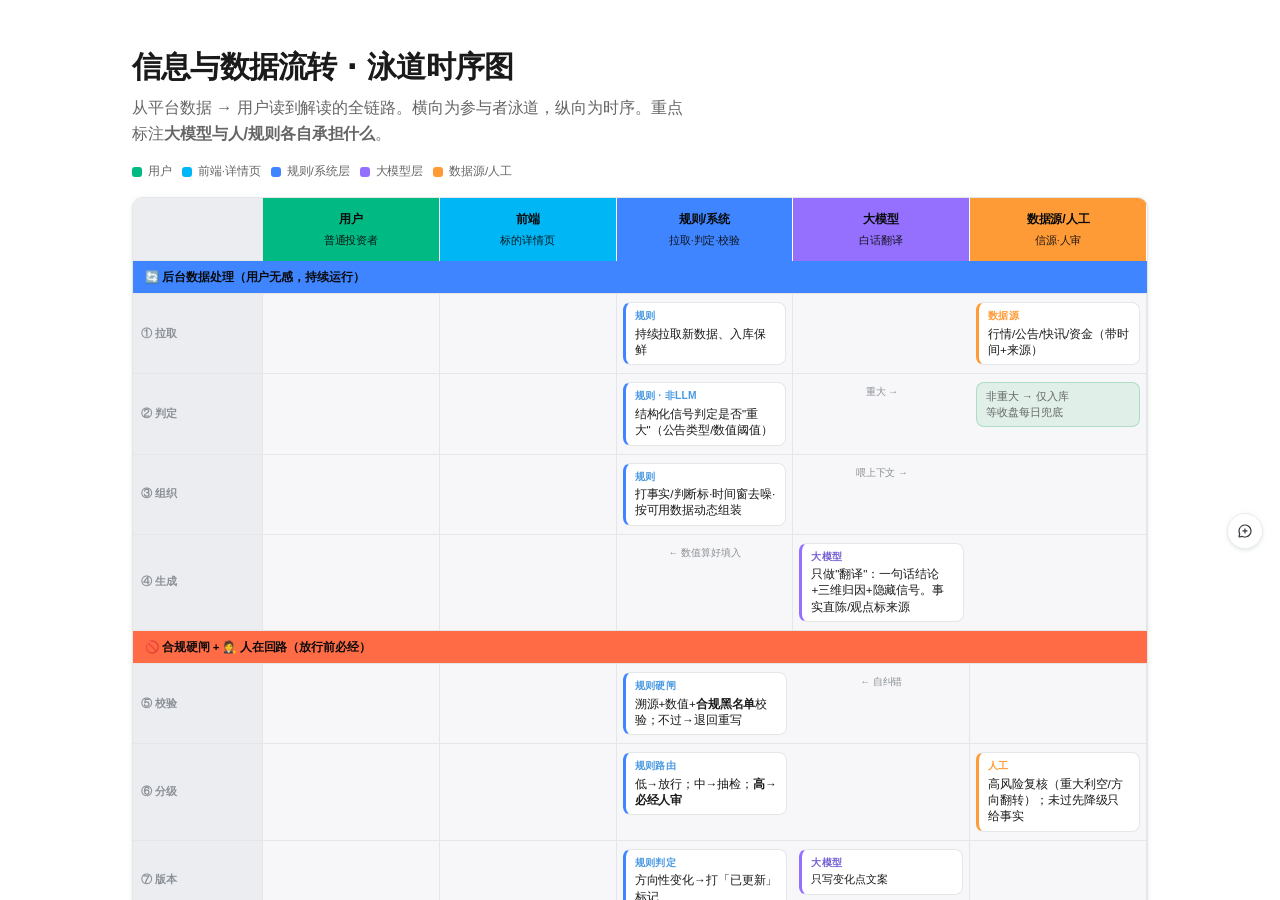
<file: canvas/swimlane-flow.html>
<!DOCTYPE html>
<html lang="zh-CN" data-theme="light">
<head>
  <meta charset="utf-8">
  <meta name="viewport" content="width=device-width, initial-scale=1">
  <title>Flux Brainstorming</title>
  <style>
    /* ─────────────────────────────────────────────────────────────
       Flux Design Token System
       基于 Flux 官方 Design Spec，使用 --f-* 前缀命名。
       默认 light 主题，通过 data-theme="dark" 切换深色模式。
       通过宿主 IframeBox 的 postMessage(ENV_UPDATE) 自动同步主题和语言。
       ───────────────────────────────────────────────────────────── */

    :root {
      /* ── 字体族 ── */
      --f-font-family-zh: 'PingFang SC', 'Noto Sans SC', 'Hiragino Sans GB', 'Helvetica Neue', Arial, sans-serif;
      --f-font-family-en: 'SF Pro Text', -apple-system, BlinkMacSystemFont, 'Segoe UI', sans-serif;
      --f-font-family-code: 'JetBrains Mono', 'SF Mono', 'Menlo', 'Consolas', monospace;
      --f-font-family-display: 'PingFang SC', 'Noto Sans SC', 'SF Pro Display', 'Inter', system-ui, sans-serif;

      --f-font-weight-regular: 400;
      --f-font-weight-medium: 500;
      --f-font-weight-semibold: 600;
      --f-font-weight-bold: 700;
      --f-font-weight-code: 450;

      /* ── 间距 ── */
      --f-spacer-0: 0px;
      --f-spacer-4: 4px;
      --f-spacer-6: 6px;
      --f-spacer-8: 8px;
      --f-spacer-12: 12px;
      --f-spacer-16: 16px;
      --f-spacer-24: 24px;
      --f-spacer-32: 32px;
      --f-spacer-40: 40px;

      /* ── 圆角 ── */
      --f-radius-2: 2px;
      --f-radius-4: 4px;
      --f-radius-6: 6px;
      --f-radius-8: 8px;
      --f-radius-10: 10px;
      --f-radius-full: 9999px;

      /* ── 动效 ── */
      --f-ease-out: cubic-bezier(0.22, 1, 0.36, 1);
      --f-ease-in-out: cubic-bezier(0.65, 0, 0.35, 1);
      --f-dur-fast: 120ms;
      --f-dur-base: 200ms;
      --f-dur-slow: 320ms;
    }

    /* ── Dark 主题（默认） ── */
    :root,
    [data-theme="dark"] {
      --f-bg-bg-base-default: #202328;
      --f-bg-bg-base-secondary: #141517;
      --f-bg-bg-base-tertiary: #212225;
      --f-bg-bg-overlay-l1: #e0e6f20a;
      --f-bg-bg-overlay-l2: #e0e6f20f;
      --f-bg-bg-overlay-l3: #e0e6f214;
      --f-bg-bg-overlay-l4: #e0e6f21f;
      --f-bg-bg-menu: #202123;
      --f-bg-bg-brand: #62cbff;
      --f-bg-bg-brand-hover: #34b3f2;
      --f-bg-bg-brand-sub: #1577f9;
      --f-bg-bg-invert: #dadde5;

      --f-text-text-default: #eeeeee;
      --f-text-text-secondary: #9599a6;
      --f-text-text-tertiary: #666b75;
      --f-text-text-disabled: #555a63;
      --f-text-text-brand: #25b6ff;
      --f-text-text-onbrand: #0c0c0d;

      --f-icon-icon-default: #dadce1;
      --f-icon-icon-secondary: #9599a6;
      --f-icon-icon-tertiary: #666b75;
      --f-icon-icon-brand: #25b6ff;

      --f-border-border-neutral-l1: #242428;
      --f-border-border-neutral-l2: #303135;
      --f-border-border-neutral-l3: #39393e;
      --f-border-border-brand: #25b6ff;
      --f-border-border-brand-sub: #1577f9;

      --f-accent-accent-teal: #2dd288;
      --f-accent-accent-coral: #ff9392;
      --f-accent-accent-amber: #dcb364;
      --f-accent-accent-cyan: #04cbe5;
      --f-accent-accent-blue: #7bb8ff;
      --f-accent-accent-magenta: #ec93ff;
      --f-accent-accent-violet: #bfa5ff;

      --f-status-success-default: #33c192;
      --f-status-alert-default: #e9b721;
      --f-status-warning-default: #f38612;
      --f-status-error-default: #f65a5a;
      --f-status-primary-default: #387bff;

      --f-tag-tag-blue-text: #68b1ee;
      --f-tag-tag-blue-bg: #6dbdff33;
      --f-tag-tag-blue-border: #6dbdff4d;
      --f-tag-tag-green-text: #61c490;
      --f-tag-tag-green-bg: #60dc9a33;
      --f-tag-tag-green-border: #60dc9a4d;
      --f-tag-tag-red-text: #f07676;
      --f-tag-tag-red-bg: #f7606029;
      --f-tag-tag-red-border: #f760604d;
      --f-tag-tag-purple-text: #a291f0;
      --f-tag-tag-purple-bg: #a48fff1f;
      --f-tag-tag-purple-border: #a48fff4d;

      --f-shadow-elevation-100:
        0 0.5px 0 0 rgba(255, 255, 255, 0.06) inset,
        0 0.5px 0 0 rgba(255, 255, 255, 0.06),
        0 2px 6px 0 rgba(0, 0, 0, 0.2);
      --f-shadow-elevation-200:
        0 0.5px 0 0 rgba(255, 255, 255, 0.06) inset,
        0 4px 8px 0 rgba(0, 0, 0, 0.3);
      --f-shadow-elevation-300:
        0 0.5px 0 0 rgba(255, 255, 255, 0.08) inset,
        0 6px 12px 0 rgba(0, 0, 0, 0.4);
    }

    /* ── Light 主题 ── */
    [data-theme="light"] {
      --f-bg-bg-base-default: #f7f7f9;
      --f-bg-bg-base-secondary: #ffffff;
      --f-bg-bg-base-tertiary: #ecedf1;
      --f-bg-bg-overlay-l1: #8888880f;
      --f-bg-bg-overlay-l2: #8888881a;
      --f-bg-bg-overlay-l3: #88888824;
      --f-bg-bg-overlay-l4: #88888833;
      --f-bg-bg-menu: #ffffff;
      --f-bg-bg-brand: #58c7ff;
      --f-bg-bg-brand-hover: #7dd4ff;
      --f-bg-bg-brand-sub: #4495ff;
      --f-bg-bg-invert: #36393d;

      --f-text-text-default: #1a1a1a;
      --f-text-text-secondary: #666666;
      --f-text-text-tertiary: #8a9096;
      --f-text-text-disabled: #b2b2b2;
      --f-text-text-brand: #009ce9;
      --f-text-text-onbrand: #090a0b;

      --f-icon-icon-default: #31353a;
      --f-icon-icon-secondary: #5b6066;
      --f-icon-icon-tertiary: #8a9096;
      --f-icon-icon-brand: #58c7ff;

      --f-border-border-neutral-l1: #e9eaed;
      --f-border-border-neutral-l2: #e4e6e8;
      --f-border-border-neutral-l3: #dfdfe0;
      --f-border-border-brand: #58c7ff;
      --f-border-border-brand-sub: #4495ff;

      --f-accent-accent-teal: #00b983;
      --f-accent-accent-coral: #ff6b45;
      --f-accent-accent-amber: #f2a90c;
      --f-accent-accent-cyan: #00b6f5;
      --f-accent-accent-blue: #3f85ff;
      --f-accent-accent-magenta: #f53cff;
      --f-accent-accent-violet: #9570ff;

      --f-status-success-default: #15a877;
      --f-status-alert-default: #fec700;
      --f-status-warning-default: #ff9b36;
      --f-status-error-default: #fa5246;
      --f-status-primary-default: #2f74ff;

      --f-tag-tag-blue-text: #4999e3;
      --f-tag-tag-blue-bg: #389efe1f;
      --f-tag-tag-blue-border: #389efe4d;
      --f-tag-tag-green-text: #32a767;
      --f-tag-tag-green-bg: #3ab6721f;
      --f-tag-tag-green-border: #3ab6724d;
      --f-tag-tag-red-text: #dc5353;
      --f-tag-tag-red-bg: #ff3e3e1f;
      --f-tag-tag-red-border: #ff3e3e47;
      --f-tag-tag-purple-text: #735ed3;
      --f-tag-tag-purple-bg: #8b71ff1f;
      --f-tag-tag-purple-border: #8b71ff3d;

      --f-shadow-elevation-100:
        0 0 6px 0 rgba(93, 113, 121, 0.06),
        0 2px 3px 0 rgba(93, 113, 121, 0.1);
      --f-shadow-elevation-200:
        0 2px 6px 0 rgba(93, 113, 121, 0.08),
        0 2px 12px 0 rgba(93, 113, 121, 0.14);
      --f-shadow-elevation-300:
        0 0 2px 0 rgba(93, 113, 121, 0.16),
        0 4px 12px 0 rgba(93, 113, 121, 0.12),
        0 6px 20px 0 rgba(174, 185, 189, 0.2);
    }

    /* ─────────────────────────────────────────────────────────────
       Semantic Aliases — 向后兼容 + fragment 作者快捷引用
       将 Flux 官方 token 映射为更简短的语义别名。
       fragment <style> 块中可使用这些别名覆盖。
       ───────────────────────────────────────────────────────────── */
    :root,
    [data-theme="dark"],
    [data-theme="light"] {
      --bg-app:          var(--f-bg-bg-base-secondary);
      --bg-surface:      var(--f-bg-bg-base-default);
      --bg-subtle:       var(--f-bg-bg-base-tertiary);
      --bg-muted:        var(--f-bg-bg-overlay-l2);
      --border:          var(--f-border-border-neutral-l2);
      --border-strong:   var(--f-border-border-neutral-l3);
      --text-primary:    var(--f-text-text-default);
      --text-secondary:  var(--f-text-text-secondary);
      --text-tertiary:   var(--f-text-text-tertiary);
      --accent:          var(--f-bg-bg-brand);
      --accent-soft:     var(--f-bg-bg-overlay-l3);
      --accent-strong:   var(--f-bg-bg-brand-hover);
      --success:         var(--f-status-success-default);
      --warning:         var(--f-status-warning-default);
      --error:           var(--f-status-error-default);
      --selected-bg:     var(--f-bg-bg-overlay-l3);
      --selected-border: var(--f-border-border-brand);
      --selected-ring:   rgba(37, 182, 255, 0.22);

      --font-display:    var(--f-font-family-display);
      --font-body:       var(--f-font-family-zh);
      --font-mono:       var(--f-font-family-code);

      --radius-xs:       var(--f-radius-6);
      --radius-sm:       var(--f-radius-8);
      --radius-md:       var(--f-radius-10);
      --radius-lg:       18px;
      --radius-xl:       24px;
      --radius-pill:     var(--f-radius-full);

      --shadow-1:        var(--f-shadow-elevation-100);
      --shadow-2:        var(--f-shadow-elevation-200);
      --shadow-3:        var(--f-shadow-elevation-300);
      --shadow-focus:    0 0 0 4px var(--selected-ring);

      --space-1: 0.25rem;
      --space-2: 0.5rem;
      --space-3: 0.75rem;
      --space-4: 1rem;
      --space-5: 1.5rem;
      --space-6: 2rem;
      --space-7: 3rem;
      --space-8: 4rem;

      --ease-out:        var(--f-ease-out);
      --ease-in-out:     var(--f-ease-in-out);
      --dur-fast:        var(--f-dur-fast);
      --dur-base:        var(--f-dur-base);
      --dur-slow:        var(--f-dur-slow);
    }

    /* ── Light 别名覆盖（selected-ring 需要跟随主题变化） ── */
    [data-theme="light"] {
      --selected-ring: rgba(0, 156, 233, 0.18);
    }

    /* ── 字体族切换：英文通过 lang 属性 ── */
    html[lang="en"],
    html[lang^="en-"] {
      --font-body: var(--f-font-family-en);
      --font-display: var(--f-font-family-en);
    }

    /* ─────────────────────────────────────────────────────────────
       Reset & base
       ───────────────────────────────────────────────────────────── */
    *, *::before, *::after { box-sizing: border-box; margin: 0; padding: 0; }
    html, body { height: 100%; overflow: hidden; }

    body {
      font-family: var(--font-body);
      background: var(--bg-app);
      color: var(--text-primary);
      display: flex;
      flex-direction: column;
      line-height: 1.6;
      font-size: 15px;
      letter-spacing: -0.005em;
      -webkit-font-smoothing: antialiased;
      -moz-osx-font-smoothing: grayscale;
      text-rendering: optimizeLegibility;
    }

    ::selection { background: var(--accent-soft); color: var(--accent-strong); }

    /* ─────────────────────────────────────────────────────────────
       Layout chrome (header / main / indicator)
       ───────────────────────────────────────────────────────────── */
    .header {
      background: var(--bg-surface);
      padding: var(--space-3) var(--space-6);
      display: flex;
      justify-content: space-between;
      align-items: center;
      border-bottom: 1px solid var(--border);
      flex-shrink: 0;
      backdrop-filter: saturate(1.2);
    }
    .header h1 {
      font-size: 0.85rem;
      font-weight: 600;
      color: var(--text-secondary);
      letter-spacing: 0.02em;
    }
    .header .status {
      font-size: 0.72rem;
      color: var(--success);
      display: flex;
      align-items: center;
      gap: 0.45rem;
      font-weight: 500;
    }
    .header .status::before {
      content: '';
      width: 7px; height: 7px;
      background: var(--success);
      border-radius: 50%;
      box-shadow: 0 0 0 3px rgba(51, 193, 146, 0.18);
    }

    .main { flex: 1; overflow-y: auto; scroll-behavior: smooth; }
    .main::-webkit-scrollbar { width: 10px; height: 10px; }
    .main::-webkit-scrollbar-track { background: transparent; }
    .main::-webkit-scrollbar-thumb {
      background: var(--border-strong);
      border-radius: var(--radius-pill);
      border: 2px solid var(--bg-app);
    }
    .main::-webkit-scrollbar-thumb:hover { background: var(--text-tertiary); }

    #claude-content {
      padding: var(--space-7) var(--space-6);
      min-height: 100%;
      max-width: 1080px;
      margin: 0 auto;
    }

    .content-section {
      display: none;
      animation: fadeInUp var(--dur-slow) var(--ease-out);
    }
    .content-section.active { display: block; }

    @keyframes fadeInUp {
      from { opacity: 0; transform: translateY(8px); }
      to   { opacity: 1; transform: translateY(0); }
    }

    .indicator-bar {
      background: var(--bg-surface);
      border-top: 1px solid var(--border);
      padding: var(--space-3) var(--space-6);
      flex-shrink: 0;
      text-align: center;
      display: flex;
      align-items: center;
      justify-content: center;
      gap: var(--space-4);
    }
    .indicator-bar span {
      font-size: 0.78rem;
      color: var(--text-secondary);
    }
    .indicator-bar .selected-text {
      color: var(--accent);
      font-weight: 600;
    }

    #nav-btn-up, #nav-btn-down {
      width: 28px; height: 28px;
      border: 1px solid var(--border);
      background: var(--bg-surface);
      color: var(--text-secondary);
      border-radius: var(--radius-sm);
      cursor: pointer;
      font-size: 14px;
      line-height: 1;
      transition: all var(--dur-fast) var(--ease-out);
    }
    #nav-btn-up:hover:not(:disabled),
    #nav-btn-down:hover:not(:disabled) {
      border-color: var(--accent);
      color: var(--accent);
      transform: translateY(-1px);
    }
    #nav-btn-up:disabled, #nav-btn-down:disabled { opacity: 0.35; cursor: not-allowed; }
    #nav-page-count {
      font-family: var(--font-mono);
      font-size: 0.72rem;
      color: var(--text-tertiary);
      min-width: 2.5rem;
    }

    /* ─────────────────────────────────────────────────────────────
       Typography
       ───────────────────────────────────────────────────────────── */
    h1, h2, h3, h4, h5 {
      font-family: var(--font-display);
      color: var(--text-primary);
      line-height: 1.25;
    }
    h2 {
      font-size: 2rem;
      font-weight: 700;
      letter-spacing: -0.02em;
      margin-bottom: var(--space-2);
    }
    h3 {
      font-size: 1.1rem;
      font-weight: 600;
      letter-spacing: -0.01em;
      margin-bottom: var(--space-1);
    }
    h4 {
      font-size: 0.95rem;
      font-weight: 600;
      margin-bottom: var(--space-2);
    }
    p { color: var(--text-primary); }

    .subtitle {
      color: var(--text-secondary);
      font-size: 1.02rem;
      margin-bottom: var(--space-6);
      max-width: 62ch;
    }

    .section { margin-bottom: var(--space-6); }
    .label {
      display: inline-block;
      font-size: 0.68rem;
      color: var(--text-secondary);
      text-transform: uppercase;
      letter-spacing: 0.08em;
      font-weight: 600;
      margin-bottom: var(--space-2);
      padding: 2px 8px;
      background: var(--bg-subtle);
      border-radius: var(--radius-xs);
    }

    code {
      font-family: var(--font-mono);
      font-size: 0.88em;
      background: var(--bg-subtle);
      padding: 0.15em 0.4em;
      border-radius: var(--radius-xs);
      color: var(--accent-strong);
    }
    pre {
      font-family: var(--font-mono);
      font-size: 0.85rem;
      background: var(--bg-subtle);
      border: 1px solid var(--border);
      border-radius: var(--radius-md);
      padding: var(--space-4);
      overflow-x: auto;
      margin-bottom: var(--space-4);
    }
    pre code { background: none; padding: 0; color: inherit; }

    /* ─────────────────────────────────────────────────────────────
       Options (A/B/C choice cards)
       ───────────────────────────────────────────────────────────── */
    .options {
      display: flex;
      flex-direction: column;
      gap: var(--space-3);
    }
    .option {
      position: relative;
      background: var(--bg-surface);
      border: 1px solid transparent;
      border-radius: var(--radius-md);
      padding: var(--space-4) var(--space-5);
      cursor: pointer;
      transition: border-color var(--dur-fast) var(--ease-out),
                  transform var(--dur-fast) var(--ease-out),
                  box-shadow var(--dur-base) var(--ease-out),
                  background var(--dur-fast) var(--ease-out);
      display: flex;
      align-items: flex-start;
      gap: var(--space-4);
    }
    .option:hover {
      border-color: var(--border-strong);
      transform: translateY(-1px);
      box-shadow: var(--shadow-2);
    }
    .option.selected {
      background: var(--selected-bg);
      border-color: var(--selected-border);
      box-shadow: var(--shadow-focus), var(--shadow-2);
    }
    .option .letter {
      background: var(--bg-muted);
      color: var(--text-secondary);
      width: 2rem; height: 2rem;
      border-radius: var(--radius-sm);
      display: flex; align-items: center; justify-content: center;
      font-family: var(--font-display);
      font-weight: 700;
      font-size: 0.9rem;
      flex-shrink: 0;
      transition: all var(--dur-base) var(--ease-out);
    }
    .option.selected .letter {
      background: var(--accent);
      color: var(--f-text-text-onbrand);
      transform: scale(1.05);
    }
    .option .content { flex: 1; min-width: 0; }
    .option .content h3 {
      font-size: 1rem;
      margin-bottom: var(--space-1);
    }
    .option .content p {
      color: var(--text-secondary);
      font-size: 0.9rem;
      margin: 0;
    }

    /* ─────────────────────────────────────────────────────────────
       Cards (visual design options)
       ───────────────────────────────────────────────────────────── */
    .cards {
      display: grid;
      grid-template-columns: repeat(auto-fit, minmax(280px, 1fr));
      gap: var(--space-5);
    }
    .card {
      background: var(--bg-surface);
      border: 1px solid transparent;
      border-radius: var(--radius-lg);
      overflow: hidden;
      cursor: pointer;
      transition: transform var(--dur-base) var(--ease-out),
                  box-shadow var(--dur-base) var(--ease-out),
                  border-color var(--dur-fast) var(--ease-out);
      display: flex;
      flex-direction: column;
    }
    .card:hover {
      border-color: var(--border-strong);
      transform: translateY(-3px);
      box-shadow: var(--shadow-3);
    }
    .card.selected {
      border-color: var(--selected-border);
      box-shadow: var(--shadow-focus), var(--shadow-3);
    }
    .card-image {
      background:
        linear-gradient(135deg, var(--bg-subtle) 0%, var(--bg-muted) 100%);
      aspect-ratio: 16 / 10;
      display: flex;
      align-items: center;
      justify-content: center;
      overflow: hidden;
      position: relative;
    }
    .card-body { padding: var(--space-5); }
    .card-body h3 { margin-bottom: var(--space-1); }
    .card-body p { color: var(--text-secondary); font-size: 0.9rem; }

    /* ─────────────────────────────────────────────────────────────
       Mockup containers
       ───────────────────────────────────────────────────────────── */
    .mockup {
      background: var(--bg-surface);
      border: 1px solid var(--border);
      border-radius: var(--radius-lg);
      overflow: hidden;
      margin-bottom: var(--space-5);
      box-shadow: var(--shadow-2);
    }
    .mockup-header {
      background: var(--bg-subtle);
      padding: var(--space-2) var(--space-4);
      font-size: 0.75rem;
      color: var(--text-secondary);
      border-bottom: 1px solid var(--border);
      font-weight: 500;
      display: flex;
      align-items: center;
      gap: var(--space-2);
    }
    .mockup-header::before {
      content: '';
      width: 8px; height: 8px;
      border-radius: 50%;
      background: var(--border-strong);
      box-shadow: 14px 0 0 var(--border-strong), 28px 0 0 var(--border-strong);
      margin-right: 28px;
    }
    .mockup-body { padding: var(--space-5); }

    .mobile-mockup {
      max-width: 375px;
      margin: 0 auto var(--space-5) auto;
      border: 10px solid var(--f-bg-bg-base-secondary);
      border-radius: 40px;
      overflow: hidden;
      background: var(--bg-surface);
      box-shadow: var(--shadow-3);
      position: relative;
    }
    .mobile-mockup::before {
      content: '';
      position: absolute;
      top: 10px; left: 50%;
      transform: translateX(-50%);
      width: 110px; height: 22px;
      background: var(--f-bg-bg-base-secondary);
      border-radius: 0 0 14px 14px;
      z-index: 2;
    }
    .mobile-mockup .mockup-header {
      background: var(--bg-subtle);
      padding: var(--space-4) var(--space-3) var(--space-2);
      text-align: center;
      font-size: 0.78rem;
      font-weight: 600;
      color: var(--text-primary);
      border-bottom: 1px solid var(--border);
    }
    .mobile-mockup .mockup-header::before { display: none; }
    .mobile-mockup .mockup-body {
      min-height: 600px;
      padding: var(--space-5);
      position: relative;
    }

    /* ─────────────────────────────────────────────────────────────
       Layout utilities
       ───────────────────────────────────────────────────────────── */
    .split {
      display: grid;
      grid-template-columns: 1fr 1fr;
      gap: var(--space-5);
    }
    @media (max-width: 800px) { .split { grid-template-columns: 1fr; } }

    .pros-cons {
      display: grid;
      grid-template-columns: 1fr 1fr;
      gap: var(--space-4);
      margin: var(--space-4) 0;
    }
    .pros, .cons {
      background: var(--bg-surface);
      border-radius: var(--radius-md);
      padding: var(--space-4);
    }
    .pros h4 {
      color: var(--success);
      font-size: 0.78rem;
      text-transform: uppercase;
      letter-spacing: 0.06em;
      margin-bottom: var(--space-3);
      display: flex;
      align-items: center;
      gap: var(--space-2);
    }
    .cons h4 {
      color: var(--error);
      font-size: 0.78rem;
      text-transform: uppercase;
      letter-spacing: 0.06em;
      margin-bottom: var(--space-3);
      display: flex;
      align-items: center;
      gap: var(--space-2);
    }
    .pros h4::before { content: '✓'; font-size: 1rem; }
    .cons h4::before { content: '✗'; font-size: 1rem; }
    .pros ul, .cons ul {
      margin-left: 1.1rem;
      font-size: 0.9rem;
      color: var(--text-secondary);
    }
    .pros li, .cons li { margin-bottom: var(--space-1); }

    /* ─────────────────────────────────────────────────────────────
       Generic elements
       ───────────────────────────────────────────────────────────── */
    table {
      width: 100%;
      border-collapse: collapse;
      margin-bottom: var(--space-5);
      font-size: 0.9rem;
      background: var(--bg-surface);
      border-radius: var(--radius-md);
      overflow: hidden;
    }
    th, td {
      border-bottom: 1px solid var(--border);
      padding: var(--space-3) var(--space-4);
      text-align: left;
    }
    tr:last-child td { border-bottom: none; }
    th {
      background: var(--bg-subtle);
      font-weight: 600;
      color: var(--text-secondary);
      font-size: 0.78rem;
      text-transform: uppercase;
      letter-spacing: 0.05em;
    }
    tr:hover td { background: var(--bg-subtle); }

    ul, ol { padding-left: 1.4rem; margin-bottom: var(--space-4); }
    li { margin-bottom: var(--space-1); }

    a {
      color: var(--f-text-text-brand);
      text-decoration: none;
      border-bottom: 1px solid transparent;
      transition: border-color var(--dur-fast);
    }
    a:hover { border-bottom-color: var(--f-text-text-brand); }

    hr {
      border: none;
      border-top: 1px solid var(--border);
      margin: var(--space-6) 0;
    }

    /* ─────────────────────────────────────────────────────────────
       Wireframe / placeholder
       ───────────────────────────────────────────────────────────── */
    .placeholder {
      background: linear-gradient(
        90deg,
        var(--bg-subtle) 0%,
        var(--bg-muted) 50%,
        var(--bg-subtle) 100%
      );
      background-size: 200% 100%;
      animation: shimmer 2s linear infinite;
      border-radius: var(--radius-md);
      padding: var(--space-6);
      text-align: center;
      color: var(--text-tertiary);
      font-size: 0.85rem;
    }
    @keyframes shimmer {
      0% { background-position: 200% 0; }
      100% { background-position: -200% 0; }
    }

    .mock-nav {
      background: linear-gradient(135deg, var(--accent) 0%, var(--accent-strong) 100%);
      color: var(--f-text-text-onbrand);
      padding: var(--space-3) var(--space-5);
      display: flex;
      gap: var(--space-5);
      font-size: 0.9rem;
      font-weight: 500;
      border-radius: var(--radius-sm) var(--radius-sm) 0 0;
    }
    .mock-sidebar {
      background: var(--bg-subtle);
      padding: var(--space-4);
      min-width: 200px;
      border-right: 1px solid var(--border);
      font-size: 0.88rem;
      color: var(--text-secondary);
    }
    .mock-content {
      padding: var(--space-5);
      flex: 1;
      min-width: 0;
    }
    .mock-button {
      background: var(--accent);
      color: var(--f-text-text-onbrand);
      border: none;
      padding: var(--space-2) var(--space-4);
      border-radius: var(--radius-sm);
      font-size: 0.88rem;
      font-weight: 500;
      cursor: pointer;
      transition: all var(--dur-fast) var(--ease-out);
      box-shadow: var(--shadow-1);
    }
    .mock-button:hover {
      background: var(--accent-strong);
      transform: translateY(-1px);
      box-shadow: var(--shadow-2);
    }
    .mock-input {
      background: var(--bg-surface);
      border: 1px solid var(--border);
      border-radius: var(--radius-sm);
      padding: var(--space-2) var(--space-3);
      width: 100%;
      font-family: inherit;
      font-size: 0.9rem;
      color: var(--text-primary);
      transition: border-color var(--dur-fast), box-shadow var(--dur-fast);
    }
    .mock-input:focus {
      outline: none;
      border-color: var(--f-border-border-brand);
      box-shadow: var(--shadow-focus);
    }

    /* ─────────────────────────────────────────────────────────────
       Flux Tag styles
       ───────────────────────────────────────────────────────────── */
    .flux-tag {
      display: inline-block;
      padding: 2px 8px;
      border-radius: var(--f-radius-4);
      font-size: 12px;
      line-height: 18px;
      border: 1px solid;
    }
    .flux-tag-blue { color: var(--f-tag-tag-blue-text); background: var(--f-tag-tag-blue-bg); border-color: var(--f-tag-tag-blue-border); }
    .flux-tag-green { color: var(--f-tag-tag-green-text); background: var(--f-tag-tag-green-bg); border-color: var(--f-tag-tag-green-border); }
    .flux-tag-red { color: var(--f-tag-tag-red-text); background: var(--f-tag-tag-red-bg); border-color: var(--f-tag-tag-red-border); }
    .flux-tag-purple { color: var(--f-tag-tag-purple-text); background: var(--f-tag-tag-purple-bg); border-color: var(--f-tag-tag-purple-border); }

    /* ─────────────────────────────────────────────────────────────
       Utility classes
       ───────────────────────────────────────────────────────────── */
    .badge {
      display: inline-flex;
      align-items: center;
      gap: 0.3rem;
      padding: 0.2rem 0.6rem;
      background: var(--accent-soft);
      color: var(--accent);
      border-radius: var(--radius-pill);
      font-size: 0.72rem;
      font-weight: 600;
      letter-spacing: 0.02em;
    }
    .stack-sm > * + * { margin-top: var(--space-2); }
    .stack-md > * + * { margin-top: var(--space-4); }
    .stack-lg > * + * { margin-top: var(--space-6); }
    .text-muted { color: var(--text-secondary); }
    .text-subtle { color: var(--text-tertiary); }
    .surface {
      background: var(--bg-surface);
      border-radius: var(--radius-md);
      padding: var(--space-5);
    }

    /* Reduce motion */
    @media (prefers-reduced-motion: reduce) {
      *, *::before, *::after {
        animation-duration: 0.01ms !important;
        transition-duration: 0.01ms !important;
      }
    }

    /* FROZEN — 协议见 visual-companion.md */
.mc-footer {
  position: fixed;
  left: 0;
  right: 0;
  bottom: 0;
  z-index: 1000;
  display: flex;
  align-items: center;
  justify-content: space-between;
  height: 48px;
  padding: 0 20px;
  background-color: var(--f-bg-bg-menu);
}

/* 覆盖 inline hidden 的隐藏方式，确保 display 与 flex 切换可控 */
.mc-footer[hidden] {
  display: none;
}

.mc-footer-info {
  display: flex;
  align-items: center;
  font-size: 14px;
  line-height: 22px;
  font-weight: var(--f-font-weight-regular);
  color: var(--f-text-text-secondary);
}

.mc-footer-count {
  color: var(--f-text-text-default);
  font-size: 16px;
  line-height: 24px;
  font-weight: var(--f-font-weight-semibold);
  margin: 0;
}

/* 计数区：组内数字与文案 4px，两组之间 12px（设计稿 node 340-18924） */
.mc-footer-default {
  display: inline-flex;
  align-items: center;
  gap: var(--f-spacer-12);
}
.mc-footer-stat,
.mc-footer-annos {
  display: inline-flex;
  align-items: center;
  gap: var(--f-spacer-4);
}
.mc-footer-annos[hidden] {
  display: none;
}
.mc-footer-anno-count {
  color: var(--f-text-text-default);
  font-size: 16px;
  line-height: 24px;
  font-weight: var(--f-font-weight-semibold);
  margin: 0;
}

/* 默认态 / 批注态 文案切换：默认只显示 default，批注态只显示 annotating */
.mc-footer-annotating {
  display: none;
}
body.mc-anno-active .mc-footer-default {
  display: none;
}
body.mc-anno-active .mc-footer-annotating[data-lang='zh'] {
  display: inline;
}
html[lang='en'] body.mc-anno-active .mc-footer-annotating[data-lang='zh'],
html[lang^='en-'] body.mc-anno-active .mc-footer-annotating[data-lang='zh'] {
  display: none;
}
html[lang='en'] body.mc-anno-active .mc-footer-annotating[data-lang='en'],
html[lang^='en-'] body.mc-anno-active .mc-footer-annotating[data-lang='en'] {
  display: inline;
}

.mc-footer-actions {
  position: relative;
  display: flex;
  align-items: center;
  gap: var(--f-spacer-8);
}

.mc-footer-submit-tip {
  position: absolute;
  right: 0;
  bottom: calc(100% + 8px);
  display: none;
  padding: 7px var(--f-spacer-8);
  border: 1px solid var(--f-border-border-neutral-l1);
  border-radius: var(--f-radius-8);
  background-color: var(--f-bg-bg-base-secondary);
  color: var(--f-text-text-default);
  box-shadow: var(--f-shadow-elevation-100);
  font-size: 12px;
  line-height: 18px;
  white-space: nowrap;
  pointer-events: none;
}
body.mc-anno-active .mc-footer-actions:hover .mc-footer-submit-tip,
body.mc-anno-active .mc-footer-actions:focus-within .mc-footer-submit-tip {
  display: block;
}

.mc-footer-submit {
  display: inline-flex;
  align-items: center;
  justify-content: center;
  gap: var(--f-spacer-4);
  height: 32px;
  padding: 0 var(--f-spacer-16);
  border: none;
  border-radius: 8px;
  background-color: var(--f-bg-bg-invert);
  color: var(--f-bg-bg-base-secondary);
  font-family: inherit;
  font-size: 14px;
  line-height: 1;
  font-weight: var(--f-font-weight-semibold);
  cursor: pointer;
  transition:
    background-color 0.15s ease,
    opacity 0.15s ease;
}

.mc-footer-submit:hover:not(:disabled) {
  opacity: 0.85;
}

.mc-footer-submit:active:not(:disabled) {
  opacity: 0.7;
}

.mc-footer-submit:disabled {
  opacity: 0.5;
  cursor: not-allowed;
}

.mc-footer-submit-arrow {
  display: inline-flex;
  align-items: center;
  font-size: 14px;
  line-height: 1;
}

body.has-mc-footer {
  padding-bottom: 48px;
}

[data-mc-toggle] {
  cursor: pointer;
  user-select: none;
}
[data-mc-toggle][aria-disabled='true'],
[data-mc-toggle][disabled] {
  cursor: not-allowed;
  opacity: 0.5;
}
[data-mc-toggle]:focus-visible {
  outline: 2px solid var(--f-border-border-brand);
  outline-offset: 2px;
}

.mc-footer [data-lang='en'] {
  display: none;
}
html[lang='en'] .mc-footer [data-lang='zh'],
html[lang^='en-'] .mc-footer [data-lang='zh'] {
  display: none;
}
html[lang='en'] .mc-footer [data-lang='en'],
html[lang^='en-'] .mc-footer [data-lang='en'] {
  display: inline;
}

/* ══════════════════════════════════════════════════════════════
   批注（Annotation）—— 见 visual-companion.md「批注模式」
   ══════════════════════════════════════════════════════════════ */

/* ── 右下角批注入口按钮（三态：默认 / 激活 / hover tooltip） ── */
.mc-anno-toggle {
  position: fixed;
  right: 17px;
  top: calc(50% + 63px); /* 与宿主分页器同轴，并保持设计稿标注的 12px 间距 */
  z-index: 1001;
  display: inline-flex;
  align-items: center;
  justify-content: center;
  width: 36px;
  height: 36px;
  box-sizing: border-box;
  padding: 2px;
  border: 1px solid var(--f-border-border-neutral-l1);
  border-radius: var(--f-radius-full);
  background-color: var(--f-bg-bg-base-secondary);
  color: var(--f-icon-icon-default);
  cursor: pointer;
  box-shadow: var(--f-shadow-elevation-100);
  transition:
    color var(--f-dur-fast) var(--f-ease-out),
    background-color var(--f-dur-fast) var(--f-ease-out),
    border-color var(--f-dur-fast) var(--f-ease-out);
}
.mc-anno-toggle[hidden] {
  display: none;
}
/* hover：overlay-l1 圆形底色，不带描边和阴影（设计稿 node 340-18284） */
.mc-anno-toggle:hover {
  background-color: var(--f-bg-bg-base-secondary);
  background-image: linear-gradient(
    var(--f-bg-bg-overlay-l1),
    var(--f-bg-bg-overlay-l1)
  );
  border-color: transparent;
  box-shadow: none;
}
/* 激活态：深色实心圆钮 + 反色图标（对齐设计稿 node 340-18441）。
   底色用 --f-bg-bg-invert，图标用 --f-bg-bg-base-secondary（与 invert 天然反色，
   亮/暗主题下均保证对比度）。 */
.mc-anno-toggle[aria-pressed='true'] {
  background-color: var(--f-bg-bg-invert);
  background-image: none;
  border-color: var(--f-bg-bg-invert);
  color: var(--f-bg-bg-base-secondary);
}
.mc-anno-toggle-icon {
  display: inline-flex;
  align-items: center;
  justify-content: center;
}
.mc-anno-toggle-icon svg {
  width: 16px;
  height: 16px;
}

/* 入口按钮左侧 tooltip（打开/关闭批注模式）——浅色（对齐设计稿 node 340-19418）：
   白底 + neutral-l1 描边 + text-default 深字 + radius-8 + 12/18 字 + 柔和阴影 */
.mc-anno-toggle-tip {
  position: absolute;
  right: calc(100% + 8px);
  top: 50%;
  transform: translateY(-50%);
  display: none;
  white-space: nowrap;
  padding: 7px var(--f-spacer-8);
  border-radius: var(--f-radius-8);
  background-color: var(--f-bg-bg-base-secondary);
  border: 1px solid var(--f-border-border-neutral-l1);
  color: var(--f-text-text-default);
  font-size: 12px;
  line-height: 18px;
  pointer-events: none;
  box-shadow: var(--f-shadow-elevation-100);
}
.mc-anno-toggle:hover .mc-anno-toggle-tip[data-lang='zh'] {
  display: inline-block;
}
/* tooltip 语言可见性（默认中文，英文环境切换） */
.mc-anno-toggle-tip[data-lang='en'] {
  display: none;
}
html[lang='en'] .mc-anno-toggle:hover .mc-anno-toggle-tip[data-lang='zh'],
html[lang^='en-'] .mc-anno-toggle:hover .mc-anno-toggle-tip[data-lang='zh'] {
  display: none;
}
html[lang='en'] .mc-anno-toggle:hover .mc-anno-toggle-tip[data-lang='en'],
html[lang^='en-'] .mc-anno-toggle:hover .mc-anno-toggle-tip[data-lang='en'] {
  display: inline-block;
}

/* ── 批注模式下的画布交互 ── */
/* 不可批注区域统一弱化，当前已选选项抬高到遮罩之上
   （设计稿 node 654-20188）。遮罩使用主题背景 token，同时适配明暗主题。 */
body.mc-anno-active::before {
  content: '';
  position: fixed;
  inset: 0;
  z-index: 900;
  background-color: var(--f-bg-bg-base-secondary);
  opacity: 0.5;
  pointer-events: none;
}
body.mc-anno-active #claude-content {
  pointer-events: none;
}
body.mc-anno-active .mc-anno-target {
  position: relative;
  z-index: 901;
  pointer-events: auto;
}

/* 自定义评论光标：完整复用设计稿 node 340-18345 导出的 SVG（含白色衬底与双层阴影）。
   ⚠️ CSS cursor 的 SVG data-uri 无法引用 --f-* 变量，图标颜色固定取设计稿中
   icon-default / icon-onaccent 的 light 色值；光标由系统层绘制，属 token 规则例外。 */
body.mc-anno-active .mc-anno-target {
  cursor:
    url('data:image/svg+xml;utf8,<svg xmlns="http://www.w3.org/2000/svg" width="39" height="39" viewBox="0 0 39 39" fill="none"><g filter="url(%23filter0_dd_340_18345)"><path d="M10.1584 23.5083C10.3054 23.8792 10.3381 24.2856 10.2524 24.6753L9.18736 27.9652C9.15305 28.1321 9.16192 28.3049 9.21314 28.4674C9.26436 28.6298 9.35622 28.7765 9.48003 28.8935C9.60383 29.0105 9.75547 29.0939 9.92056 29.1359C10.0857 29.1778 10.2587 29.1769 10.4234 29.1332L13.8364 28.1352C14.2041 28.0623 14.5849 28.0942 14.9354 28.2272C17.0707 29.2245 19.4897 29.4354 21.7655 28.823C24.0413 28.2105 26.0276 26.8139 27.374 24.8796C28.7205 22.9454 29.3405 20.5977 29.1246 18.2509C28.9088 15.904 27.871 13.7088 26.1944 12.0526C24.5178 10.3963 22.31 9.38542 19.9607 9.19828C17.6114 9.01114 15.2715 9.65976 13.3538 11.0297C11.4361 12.3997 10.0639 14.4029 9.47926 16.686C8.89462 18.969 9.13513 21.3852 10.1584 23.5083Z" fill="white"/><path d="M12.6276 10.0124C14.7849 8.47138 17.4174 7.74132 20.0602 7.95184C22.7031 8.16242 25.1868 9.30051 27.0729 11.1638C28.959 13.027 30.127 15.4963 30.3698 18.1364C30.6126 20.7765 29.9147 23.4175 28.4001 25.5934C26.8854 27.7695 24.6507 29.3409 22.0905 30.03C19.5565 30.712 16.8653 30.4847 14.4811 29.3923C14.3619 29.349 14.2341 29.3374 14.1091 29.3571L10.7741 30.3327C10.7641 30.3356 10.7539 30.3388 10.7438 30.3415C10.3735 30.4397 9.98429 30.4417 9.61296 30.3474C9.24165 30.253 8.90025 30.0655 8.62175 29.8024C8.34324 29.5392 8.13642 29.2089 8.02116 28.8434C7.90594 28.478 7.88541 28.0889 7.96257 27.7136L7.99773 27.5807L9.03679 24.3718C9.05911 24.2416 9.04775 24.1081 9.00163 23.9841C7.87731 21.6118 7.61661 18.9204 8.26823 16.3757C8.92598 13.8073 10.4703 11.5535 12.6276 10.0124Z" stroke="white" stroke-width="2.5" stroke-linecap="round" stroke-linejoin="round"/></g><path d="M10.1584 23.5083C10.3054 23.8792 10.3381 24.2856 10.2524 24.6753L9.18736 27.9652C9.15305 28.1321 9.16192 28.3049 9.21314 28.4674C9.26436 28.6298 9.35622 28.7765 9.48003 28.8935C9.60383 29.0105 9.75547 29.0939 9.92056 29.1359C10.0857 29.1778 10.2587 29.1769 10.4234 29.1332L13.8364 28.1352C14.2041 28.0623 14.5849 28.0942 14.9354 28.2272C17.0707 29.2245 19.4897 29.4354 21.7655 28.823C24.0413 28.2105 26.0276 26.8139 27.374 24.8796C28.7205 22.9454 29.3405 20.5977 29.1246 18.2509C28.9088 15.904 27.871 13.7088 26.1944 12.0526C24.5178 10.3963 22.31 9.38542 19.9607 9.19828C17.6114 9.01114 15.2715 9.65976 13.3538 11.0297C11.4361 12.3997 10.0639 14.4029 9.47926 16.686C8.89462 18.969 9.13513 21.3852 10.1584 23.5083Z" fill="white" stroke="%2331353A" stroke-width="2" stroke-linecap="round" stroke-linejoin="round"/><path d="M15.7858 19.1179H22.4525" stroke="%2331353A" stroke-width="2" stroke-linecap="round" stroke-linejoin="round"/><path d="M19.1178 15.7847V22.4514" stroke="%2331353A" stroke-width="2" stroke-linecap="round" stroke-linejoin="round"/><defs><filter id="filter0_dd_340_18345" x="4.76837e-06" y="2.00272e-05" width="38.3333" height="38.3333" filterUnits="userSpaceOnUse" color-interpolation-filters="sRGB"><feFlood flood-opacity="0" result="BackgroundImageFix"/><feColorMatrix in="SourceAlpha" type="matrix" values="0 0 0 0 0 0 0 0 0 0 0 0 0 0 0 0 0 0 127 0" result="hardAlpha"/><feOffset/><feGaussianBlur stdDeviation="3.33333"/><feComposite in2="hardAlpha" operator="out"/><feColorMatrix type="matrix" values="0 0 0 0 0.52549 0 0 0 0 0.541176 0 0 0 0 0.596078 0 0 0 0.08 0"/><feBlend mode="normal" in2="BackgroundImageFix" result="effect1_dropShadow_340_18345"/><feColorMatrix in="SourceAlpha" type="matrix" values="0 0 0 0 0 0 0 0 0 0 0 0 0 0 0 0 0 0 127 0" result="hardAlpha"/><feOffset dy="3.33333"/><feGaussianBlur stdDeviation="1.66667"/><feComposite in2="hardAlpha" operator="out"/><feColorMatrix type="matrix" values="0 0 0 0 0.525311 0 0 0 0 0.541465 0 0 0 0 0.595309 0 0 0 0.16 0"/><feBlend mode="normal" in2="effect1_dropShadow_340_18345" result="effect2_dropShadow_340_18345"/><feBlend mode="normal" in="SourceGraphic" in2="effect2_dropShadow_340_18345" result="shape"/></filter></defs></svg>')
      9 30,
    pointer;
}
/* 批注模式下：已带标记的 option 不再显示评论光标（仅标记可交互） */
body.mc-anno-active .mc-anno-has-marker {
  cursor: default;
}
/* 批注模式下的 hover 反馈：只高亮"当前会锚定的那个载体"（由 JS 打 .mc-anno-hover）。
   嵌套时内层载体优先，故仅内层亮、外层不亮，避免"内外层同时描边"的歧义。
   已带标记的载体不再提示。 */
body.mc-anno-active .mc-anno-hover:not(.mc-anno-has-marker) {
  outline: 2px dashed var(--f-border-border-brand);
  outline-offset: 2px;
  border-radius: var(--radius-sm);
}
/* 批注模式下未选项完全退出命中测试，仅保留当前选中项的批注交互 */
body.mc-anno-active .option:not(.selected),
body.mc-anno-active .card:not(.selected) {
  pointer-events: none;
  cursor: default;
}
/* 批注模式下抑制选项原有的 hover 位移 / 阴影反馈 */
body.mc-anno-active .option:hover,
body.mc-anno-active .card:hover {
  transform: none;
  box-shadow: none;
}

/* ── option 上的批注气泡标记 ── */
/* 承载标记的元素需建立定位上下文（.option 默认已 relative，.card 兜底）；
   .card 默认 overflow:hidden 会裁掉溢出的标记气泡，带标记时放开 */
.mc-anno-has-marker {
  position: relative;
}
.card.mc-anno-has-marker {
  overflow: visible;
}
.mc-anno-marker {
  position: absolute;
  top: -16px;
  right: 16px;
  z-index: 6;
  display: inline-flex;
  align-items: center;
  justify-content: center;
  width: 24px;
  height: 24px;
  border: none;
  border-radius: 0;
  background: transparent;
  color: var(--f-bg-bg-brand-sub);
  cursor: pointer;
  padding: 0;
  overflow: visible;
}
.mc-anno-marker.mc-anno-marker-positioned {
  right: auto;
  transform: translateY(-100%);
}
.mc-anno-marker svg {
  flex: none;
  width: 34px;
  height: 34px;
  overflow: visible;
}

/* hover 标记时的内容浮层（只读预览）。
   浮层挂在 body 上、按视口坐标定位（body 不滚动，滚动发生在 .main） */
.mc-anno-preview {
  position: fixed;
  z-index: 1002;
  max-width: 280px;
  padding: 8px 12px;
  border-radius: var(--f-radius-8);
  background-color: var(--f-bg-bg-menu);
  color: var(--f-text-text-default);
  font-size: 13px;
  line-height: 20px;
  box-shadow: var(--f-shadow-elevation-200);
  border: 1px solid var(--f-border-border-neutral-l2);
  white-space: pre-wrap;
  word-break: break-word;
  pointer-events: none;
}
.mc-anno-preview[hidden] {
  display: none;
}

/* ── 添加 / 编辑评论弹窗 ── */
.mc-anno-popover {
  position: fixed;
  z-index: 1003;
  display: flex;
  flex-direction: column;
  align-items: flex-start;
  gap: var(--f-spacer-16);
  width: 360px;
  max-width: calc(100vw - 16px);
  padding: 12px;
  border-radius: var(--f-radius-8);
  background-color: var(--f-bg-bg-base-secondary);
  border: 1px solid var(--f-border-border-neutral-l1);
  box-shadow: var(--f-shadow-elevation-300);
}
.mc-anno-popover[hidden] {
  display: none;
}
.mc-anno-popover-head {
  display: flex;
  align-items: center;
  justify-content: space-between;
  width: 100%;
  min-height: 24px;
}
.mc-anno-popover-title {
  font-size: 14px;
  line-height: 22px;
  font-weight: var(--f-font-weight-semibold);
  color: var(--f-text-text-default);
}
.mc-anno-popover-close {
  display: inline-flex;
  align-items: center;
  justify-content: center;
  width: 24px;
  height: 24px;
  border: none;
  border-radius: var(--f-radius-6);
  background: transparent;
  color: var(--f-icon-icon-secondary);
  cursor: pointer;
}
.mc-anno-popover-close svg {
  width: 16px;
  height: 16px;
}
.mc-anno-popover-close:hover {
  background-color: var(--f-bg-bg-overlay-l2);
  color: var(--f-icon-icon-default);
}
/* 多行输入：最多展示 7 行(20px 行高 * 7 = 140px)，超出内部滚动，
   内容区最大高度 340px（含 padding），需求约定 */
.mc-anno-popover-input {
  display: block;
  width: 100%;
  min-height: 68px;
  max-height: 340px;
  box-sizing: border-box;
  padding: 8px 12px;
  border: 1px solid var(--f-border-border-neutral-l1);
  border-radius: var(--f-radius-8);
  background-color: var(--f-bg-bg-overlay-l1);
  color: var(--f-text-text-default);
  font-family: inherit;
  font-size: 13px;
  line-height: 20px;
  resize: none;
  overflow-y: auto;
}
.mc-anno-popover-input::placeholder {
  color: var(--f-text-text-tertiary);
}
.mc-anno-popover-input:focus {
  outline: none;
  border-color: var(--f-border-border-neutral-l1);
}
.mc-anno-popover-input::selection {
  color: var(--f-text-text-default);
  background-color: var(--f-tag-tag-blue-bg);
}
.mc-anno-popover-actions {
  display: flex;
  align-items: center;
  justify-content: flex-end;
  gap: var(--f-spacer-8);
  width: 100%;
  height: 28px;
}
/* 编辑态删除按钮独占左侧，取消 / 确定按钮靠右（设计稿 node 340-19369） */
.mc-anno-popover-delete {
  display: none;
  align-items: center;
  height: 28px;
  margin-right: auto;
  padding: 0 8px;
  border: none;
  border-radius: var(--f-radius-6);
  background: transparent;
  color: var(--f-status-error-default);
  font-family: inherit;
  font-size: 13px;
  font-weight: var(--f-font-weight-medium);
  cursor: pointer;
}
.mc-anno-popover-delete:hover {
  background-color: var(--f-tag-tag-red-bg);
}
.mc-anno-popover.mc-anno-editing .mc-anno-popover-delete {
  display: inline-flex;
}
.mc-anno-btn {
  display: inline-flex;
  align-items: center;
  justify-content: center;
  height: 28px;
  padding: 0 8px;
  border-radius: var(--f-radius-6);
  font-family: inherit;
  font-size: 13px;
  font-weight: var(--f-font-weight-medium);
  cursor: pointer;
  border: none;
  transition:
    opacity var(--f-dur-fast) var(--f-ease-out),
    background-color var(--f-dur-fast) var(--f-ease-out);
}
.mc-anno-btn-cancel {
  background-color: var(--f-bg-bg-overlay-l2);
  color: var(--f-text-text-default);
}
.mc-anno-btn-cancel:hover {
  background-color: var(--f-bg-bg-overlay-l2);
}
.mc-anno-btn-primary {
  background-color: var(--f-bg-bg-invert);
  color: var(--f-bg-bg-base-secondary);
}
.mc-anno-btn-primary:hover:not(:disabled) {
  opacity: 0.85;
}
.mc-anno-btn-primary:disabled {
  opacity: 0.5;
  cursor: not-allowed;
}
.mc-anno-btn-danger {
  background-color: var(--f-status-error-default);
  color: var(--f-bg-bg-base-secondary);
}
.mc-anno-btn-danger:hover {
  opacity: 0.88;
}

/* ── 删除二次确认气泡 ── */
.mc-anno-confirm {
  position: fixed;
  z-index: 1004;
  display: flex;
  flex-direction: column;
  gap: var(--f-spacer-8);
  width: 204px;
  padding: 8px 12px;
  border-radius: 12px;
  background-color: var(--f-bg-bg-menu);
  border: 1px solid var(--f-border-border-neutral-l1);
  backdrop-filter: blur(6px);
  box-shadow: var(--f-shadow-elevation-100);
}
.mc-anno-confirm[hidden] {
  display: none;
}
.mc-anno-confirm-heading {
  display: flex;
  align-items: center;
  gap: 8px;
  min-height: 24px;
}
.mc-anno-confirm-icon {
  flex-shrink: 0;
  color: var(--f-status-error-default);
  display: inline-flex;
}
.mc-anno-confirm-title {
  font-size: 13px;
  line-height: 20px;
  font-weight: var(--f-font-weight-medium);
  color: var(--f-text-text-default);
}
.mc-anno-confirm-text {
  font-size: 12px;
  line-height: 18px;
  color: var(--f-text-text-secondary);
  white-space: nowrap;
}
html[lang='en'] .mc-anno-confirm-text,
html[lang^='en-'] .mc-anno-confirm-text {
  white-space: normal;
}
.mc-anno-confirm-actions {
  display: flex;
  align-items: center;
  justify-content: flex-end;
  gap: var(--f-spacer-8);
}
.mc-anno-confirm .mc-anno-btn {
  padding: 0 6px;
}

/* ── 操作成功轻提示（删除成功等） ── */
.mc-anno-toast {
  position: fixed;
  left: 50%;
  top: 24px;
  transform: translateX(-50%);
  z-index: 1005;
  padding: 8px 16px;
  border-radius: var(--f-radius-8);
  background-color: var(--f-bg-bg-invert);
  color: var(--f-bg-bg-base-secondary);
  font-size: 13px;
  line-height: 20px;
  box-shadow: var(--f-shadow-elevation-200);
  pointer-events: none;
  opacity: 0;
  transition: opacity var(--f-dur-base) var(--f-ease-out);
}
.mc-anno-toast.mc-anno-toast-show {
  opacity: 1;
}

  </style>
</head>
<body>
  <!-- mc-footer 协议文档：skills/flux-brainstorm/visual-companion.md -->

  <div class="main">
    <div id="claude-content">
<style>
  .swim { --user: var(--f-accent-accent-teal); --fe: var(--f-accent-accent-cyan);
    --sys: var(--f-accent-accent-blue); --llm: var(--f-accent-accent-violet); --src: var(--f-status-warning-default);
    max-width: 1080px; margin:0 auto; font-size:0.8rem; }
  .swim h2 { font-size:1.9rem; font-weight:700; letter-spacing:-0.025em; }
  .swim .subtitle { margin-bottom:var(--space-4); }

  .legend { display:flex; gap:10px; flex-wrap:wrap; margin-bottom:var(--space-4); }
  .lg { display:flex; align-items:center; gap:6px; font-size:0.74rem; color:var(--text-secondary); }
  .lg .sw { width:10px;height:10px;border-radius:3px; }

  .diagram { overflow-x:auto; border:1px solid var(--border); border-radius:var(--radius-md); background:var(--bg-surface); box-shadow:var(--shadow-1); }
  .grid { min-width:920px; display:grid; grid-template-columns:130px repeat(5,1fr); }
  /* header lanes */
  .lane-h { padding:12px 8px; text-align:center; font-weight:700; font-size:0.78rem; color:var(--f-text-text-onbrand); border-right:1px solid var(--f-bg-bg-base-secondary); position:sticky; top:0; }
  .lane-h.u{background:var(--user);} .lane-h.f{background:var(--fe);} .lane-h.s{background:var(--sys);} .lane-h.l{background:var(--llm);} .lane-h.r{background:var(--src);}
  .lane-h small{display:block;font-weight:500;font-size:0.66rem;opacity:0.9;margin-top:2px;}
  .corner{background:var(--bg-subtle);border-right:1px solid var(--border);border-bottom:1px solid var(--border);}

  /* step rows */
  .rowlabel { padding:10px 8px; font-size:0.7rem; color:var(--text-tertiary); font-weight:600; border-right:1px solid var(--border); border-bottom:1px solid var(--border); display:flex; align-items:center; background:var(--bg-subtle); }
  .cell { border-right:1px solid var(--border); border-bottom:1px solid var(--border); padding:8px 6px; min-height:20px; position:relative; }
  .cell:nth-child(6n){border-right:none;}
  .msg { border-radius:var(--radius-sm); padding:6px 9px; font-size:0.73rem; line-height:1.4; color:var(--text-primary); border:1px solid var(--border); background:var(--bg-app); }
  .msg .who { font-size:0.64rem; font-weight:700; text-transform:uppercase; letter-spacing:0.03em; display:block; margin-bottom:2px; }
  .msg.u{border-left:3px solid var(--user);} .msg.u .who{color:var(--f-tag-tag-green-text);}
  .msg.f{border-left:3px solid var(--fe);} .msg.f .who{color:var(--f-accent-accent-cyan);}
  .msg.s{border-left:3px solid var(--sys);} .msg.s .who{color:var(--f-tag-tag-blue-text);}
  .msg.l{border-left:3px solid var(--llm);} .msg.l .who{color:var(--f-tag-tag-purple-text);}
  .msg.r{border-left:3px solid var(--src);} .msg.r .who{color:var(--f-status-warning-default);}
  .arrow-note{font-size:0.62rem;color:var(--text-tertiary);text-align:center;padding:2px 0;}

  .band{grid-column:1/-1;padding:7px 12px;font-size:0.72rem;font-weight:700;color:var(--f-text-text-onbrand);border-bottom:1px solid var(--border);}
  .band.loop{background:var(--sys);} .band.human{background:var(--llm);} .band.compliance{background:var(--f-accent-accent-coral);}
  .band small{font-weight:500;opacity:0.9;}

  .note-r{background:var(--f-tag-tag-red-bg);border:1px solid var(--f-tag-tag-red-border);border-radius:var(--radius-sm);padding:6px 9px;font-size:0.71rem;color:var(--text-secondary);line-height:1.4;}
  .note-r b{color:var(--f-tag-tag-red-text);}
  .note-g{background:var(--f-tag-tag-green-bg);border:1px solid var(--f-tag-tag-green-border);border-radius:var(--radius-sm);padding:6px 9px;font-size:0.71rem;color:var(--text-secondary);line-height:1.4;}
  .note-g b{color:var(--f-tag-tag-green-text);}
</style>

<div class="swim">
<h2>信息与数据流转 · 泳道时序图</h2>
<p class="subtitle">从平台数据 → 用户读到解读的全链路。横向为参与者泳道，纵向为时序。重点标注<b>大模型与人/规则各自承担什么</b>。</p>

<div class="legend">
  <span class="lg"><span class="sw" style="background:var(--f-accent-accent-teal)"></span>用户</span>
  <span class="lg"><span class="sw" style="background:var(--f-accent-accent-cyan)"></span>前端·详情页</span>
  <span class="lg"><span class="sw" style="background:var(--f-accent-accent-blue)"></span>规则/系统层</span>
  <span class="lg"><span class="sw" style="background:var(--f-accent-accent-violet)"></span>大模型层</span>
  <span class="lg"><span class="sw" style="background:var(--f-status-warning-default)"></span>数据源/人工</span>
</div>

<div class="diagram">
  <div class="grid">
    <!-- header -->
    <div class="corner"></div>
    <div class="lane-h u">用户<small>普通投资者</small></div>
    <div class="lane-h f">前端<small>标的详情页</small></div>
    <div class="lane-h s">规则/系统<small>拉取·判定·校验</small></div>
    <div class="lane-h l">大模型<small>白话翻译</small></div>
    <div class="lane-h r">数据源/人工<small>信源·人审</small></div>

    <!-- band: 后台数据处理 -->
    <div class="band loop">🔄 后台数据处理（用户无感，持续运行）</div>

    <div class="rowlabel">① 拉取</div>
    <div class="cell"></div><div class="cell"></div>
    <div class="cell"><div class="msg s"><span class="who">规则</span>持续拉取新数据、入库保鲜</div></div>
    <div class="cell"></div>
    <div class="cell"><div class="msg r"><span class="who">数据源</span>行情/公告/快讯/资金（带时间+来源）</div></div>

    <div class="rowlabel">② 判定</div>
    <div class="cell"></div><div class="cell"></div>
    <div class="cell"><div class="msg s"><span class="who">规则 · 非LLM</span>结构化信号判定是否"重大"（公告类型/数值阈值）</div></div>
    <div class="cell"><div class="arrow-note">重大 →</div></div>
    <div class="cell"><div class="note-g" style="font-size:0.68rem">非重大 → 仅入库<br>等收盘每日兜底</div></div>

    <div class="rowlabel">③ 组织</div>
    <div class="cell"></div><div class="cell"></div>
    <div class="cell"><div class="msg s"><span class="who">规则</span>打事实/判断标·时间窗去噪·按可用数据动态组装</div></div>
    <div class="cell"><div class="arrow-note">喂上下文 →</div></div>
    <div class="cell"></div>

    <div class="rowlabel">④ 生成</div>
    <div class="cell"></div><div class="cell"></div>
    <div class="cell"><div class="arrow-note">← 数值算好填入</div></div>
    <div class="cell"><div class="msg l"><span class="who">大模型</span>只做"翻译"：一句话结论+三维归因+隐藏信号。事实直陈/观点标来源</div></div>
    <div class="cell"></div>

    <!-- band: 合规+HITL -->
    <div class="band compliance">🚫 合规硬闸 + 🧑‍⚖️ 人在回路（放行前必经）</div>

    <div class="rowlabel">⑤ 校验</div>
    <div class="cell"></div><div class="cell"></div>
    <div class="cell"><div class="msg s"><span class="who">规则硬闸</span>溯源+数值+<b>合规黑名单</b>校验；不过→退回重写</div></div>
    <div class="cell"><div class="arrow-note">← 自纠错</div></div>
    <div class="cell"></div>

    <div class="rowlabel">⑥ 分级</div>
    <div class="cell"></div><div class="cell"></div>
    <div class="cell"><div class="msg s"><span class="who">规则路由</span>低→放行；中→抽检；<b>高→必经人审</b></div></div>
    <div class="cell"></div>
    <div class="cell"><div class="msg r"><span class="who">人工</span>高风险复核（重大利空/方向翻转）；未过先降级只给事实</div></div>

    <div class="rowlabel">⑦ 版本</div>
    <div class="cell"></div><div class="cell"></div>
    <div class="cell"><div class="msg s"><span class="who">规则判定</span>方向性变化→打「已更新」标记</div></div>
    <div class="cell"><div class="msg l" style="font-size:0.7rem"><span class="who">大模型</span>只写变化点文案</div></div>
    <div class="cell"></div>

    <!-- band: 前台 -->
    <div class="band human" style="background:var(--f-accent-accent-cyan)">📱 前台呈现与反馈</div>

    <div class="rowlabel">⑧ 下发</div>
    <div class="cell"></div>
    <div class="cell"><div class="msg f"><span class="who">前端</span>详情页常驻「今日解读」卡片+更新时间</div></div>
    <div class="cell"><div class="arrow-note">← 下发</div></div>
    <div class="cell"></div><div class="cell"></div>

    <div class="rowlabel">⑨ 阅读</div>
    <div class="cell"><div class="msg u"><span class="who">用户</span>读结论→展开归因→点出处溯源（不跳出核对）</div></div>
    <div class="cell"><div class="arrow-note">← 呈现</div></div>
    <div class="cell"></div><div class="cell"></div><div class="cell"></div>

    <div class="rowlabel">⑩ 反馈</div>
    <div class="cell"><div class="msg u"><span class="who">用户</span>「有用/没用」投票·举报疑似荐股</div></div>
    <div class="cell"><div class="arrow-note">上报 →</div></div>
    <div class="cell"><div class="msg s" style="font-size:0.7rem"><span class="who">规则</span>负反馈聚集→触发人审/下线</div></div>
    <div class="cell"></div>
    <div class="cell"><div class="note-r" style="font-size:0.67rem"><b>回流</b>成新规则/黑名单/评测集</div></div>
  </div>
</div>

<div style="margin-top:var(--space-4);background:linear-gradient(135deg,var(--bg-surface),var(--bg-subtle));border:1px solid var(--border);border-left:4px solid var(--f-accent-accent-violet);border-radius:var(--radius-md);padding:var(--space-4);" data-annotatable data-anno-label="分工总结">
  <div style="font-weight:700;font-size:0.9rem;color:var(--f-tag-tag-purple-text);margin-bottom:6px;">🔑 大模型 vs 人/规则 的分工</div>
  <p style="font-size:0.83rem;color:var(--text-secondary);line-height:1.6;margin:0;"><b>大模型只在 ④⑦ 出现，只负责"表达/翻译"</b>——把已确认的数据讲成人话。<br><b>所有"判断"都交给规则与人</b>：是否重大（②规则）、是否合规（⑤规则硬闸）、是否放行（⑥分级+人审）、是否报警（⑦规则）、最终是否采信（⑨用户）。把最会幻觉的组件放在最安全的"翻译位"，是这个产品可信、可控、合规的根基。</p>
</div>
</div>
    </div>
  </div>

  <!-- FROZEN — 协议见 visual-companion.md -->
<footer id="mc-footer" class="mc-footer" hidden>
  <div class="mc-footer-info">
    <!-- 默认态：已选 N 项 / N 条批注 -->
    <span class="mc-footer-default">
      <span class="mc-footer-stat">
        <span data-lang="zh">已选：</span>
        <span data-lang="en">Selected:</span>
        <span id="mc-footer-count" class="mc-footer-count">0</span>
        <span data-lang="zh">个选项</span>
        <span data-lang="en">options</span>
      </span>
      <span id="mc-footer-annos" class="mc-footer-annos" hidden>
        <span class="mc-footer-anno-count">0</span>
        <span data-lang="zh">条批注</span>
        <span data-lang="en">annotations</span>
      </span>
    </span>
    <!-- 批注激活态：正在批注中 -->
    <span class="mc-footer-annotating" data-lang="zh">正在批注中</span>
    <span class="mc-footer-annotating" data-lang="en">Annotating</span>
  </div>
  <div class="mc-footer-actions">
    <div id="mc-footer-submit-tip" class="mc-footer-submit-tip" role="tooltip">
      <span data-lang="zh">需要退出评论模式才能继续操作</span>
      <span data-lang="en">Exit annotation mode to continue</span>
    </div>
    <button id="mc-footer-submit" type="button" class="mc-footer-submit">
      <span class="mc-footer-submit-arrow">→</span>
      <span class="mc-footer-submit-text" data-lang="zh">应用</span>
      <span class="mc-footer-submit-text" data-lang="en">Apply</span>
    </button>
  </div>
</footer>

<!-- 批注入口按钮（右下角，浮于画布之上），仅在存在可批注内容时出现 -->
<button
  id="mc-anno-toggle"
  type="button"
  class="mc-anno-toggle"
  hidden
  aria-pressed="false"
>
  <span class="mc-anno-toggle-tip" data-lang="zh"
    >打开批注模式</span
  >
  <span class="mc-anno-toggle-tip" data-lang="en"
    >Open annotation mode</span
  >
  <span class="mc-anno-toggle-icon" aria-hidden="true">
    <!-- Figma base/Chatbox-add（node 340-18286） -->
    <svg width="16" height="16" viewBox="0 0 16 16" fill="none">
      <path
        d="M2.59514 10.605C2.68336 10.8275 2.703 11.0713 2.65154 11.3051L2.01254 13.2791C1.99195 13.3792 1.99727 13.4829 2.028 13.5804C2.05873 13.6779 2.11385 13.7659 2.18814 13.8361C2.26242 13.9063 2.3534 13.9563 2.45246 13.9815C2.55151 14.0067 2.65535 14.0061 2.75414 13.9799L4.80193 13.3811C5.02256 13.3374 5.25105 13.3565 5.46133 13.4363C6.74256 14.0347 8.19395 14.1612 9.55942 13.7938C10.9249 13.4263 12.1167 12.5883 12.9245 11.4278C13.7324 10.2672 14.1044 8.85861 13.9749 7.4505C13.8454 6.0424 13.2227 4.72528 12.2168 3.73152C11.2108 2.73776 9.88615 2.13124 8.47656 2.01895C7.06697 1.90667 5.66301 2.29584 4.5124 3.11781C3.36178 3.93978 2.53845 5.14172 2.18767 6.51156C1.83689 7.88141 1.9812 9.33113 2.59514 10.605Z"
        stroke="currentColor"
        stroke-width="1.2"
        stroke-linecap="round"
        stroke-linejoin="round"
      />
      <path
        d="M5.97058 7.97052H9.97058"
        stroke="currentColor"
        stroke-width="1.2"
        stroke-linecap="round"
        stroke-linejoin="round"
      />
      <path
        d="M7.9707 5.97052V9.97052"
        stroke="currentColor"
        stroke-width="1.2"
        stroke-linecap="round"
        stroke-linejoin="round"
      />
    </svg>
  </span>
</button>

  <script>
    (function () {
      'use strict';
      var HOST_SOURCE = 'flux-host';
      var WHEEL_NAVIGATION_ENABLE = 'MIND_CANVAS_WHEEL_NAVIGATION_ENABLE';
      var WHEEL_EVENT = 'MIND_CANVAS_WHEEL';
      var wheelNavigationEnabled = false;

      function handleEnvUpdate(payload) {
        if (payload.theme) {
          document.documentElement.setAttribute('data-theme', payload.theme);
        }
        if (payload.lang) {
          document.documentElement.lang = payload.lang;
        }
      }

      window.sendToHost = function (type, payload, source) {
        window.parent.postMessage(
          {
            source: source || 'flux-iframe',
            type: type,
            payload: payload,
          },
          '*',
        );
      };

      window.addEventListener('message', function (e) {
        var msg = e.data;
        if (e.source !== window.parent || !msg || msg.source !== HOST_SOURCE) return;
        if (msg.type === 'ENV_UPDATE') {
          handleEnvUpdate(msg.payload);
          return;
        }
        if (msg.type === WHEEL_NAVIGATION_ENABLE) {
          wheelNavigationEnabled = Boolean(msg.payload && msg.payload.enabled);
        }
      });

      function canScrollInDirection(element, deltaY) {
        if (!element || element.scrollHeight <= element.clientHeight + 1) return false;
        if (deltaY < 0) return element.scrollTop > 1;
        return element.scrollTop + element.clientHeight < element.scrollHeight - 1;
      }

      function canNestedScrollerConsume(target, boundary, deltaY) {
        var current = target && target.nodeType === 1 ? target : null;
        while (current && current !== boundary) {
          var overflowY = window.getComputedStyle(current).overflowY;
          if (/^(auto|scroll|overlay)$/.test(overflowY) && canScrollInDirection(current, deltaY)) {
            return true;
          }
          current = current.parentElement;
        }
        return false;
      }

      window.addEventListener(
        'wheel',
        function (event) {
          if (
            !wheelNavigationEnabled ||
            event.defaultPrevented ||
            event.ctrlKey ||
            Math.abs(event.deltaX) > Math.abs(event.deltaY) ||
            event.deltaY === 0
          ) {
            return;
          }

          var main = document.querySelector('.main');
          if (
            canNestedScrollerConsume(event.target, main, event.deltaY) ||
            canScrollInDirection(main, event.deltaY)
          ) {
            return;
          }

          event.preventDefault();
          window.sendToHost(WHEEL_EVENT, {
            ctrlKey: event.ctrlKey,
            deltaMode: event.deltaMode,
            deltaX: event.deltaX,
            deltaY: event.deltaY,
          });
        },
        { passive: false },
      );

      window.sendToHost('REQUEST_ENV', null);
    })();
  </script>
  <script>
/* FROZEN — 协议见 visual-companion.md */
(function initMindCanvasFooter() {
  'use strict';

  var footer = document.getElementById('mc-footer');
  /* 纯静态页：AI 已删除 footer，跳过初始化 */
  if (!footer) return;

  var countEl = document.getElementById('mc-footer-count');
  var submitBtn = document.getElementById('mc-footer-submit');
  if (!countEl || !submitBtn) return;

  /* 批注相关 DOM（footer.html 中与 footer 同级注入，可能缺省则降级为纯选择） */
  var annoToggle = document.getElementById('mc-anno-toggle');
  var annosWrap = document.getElementById('mc-footer-annos');
  var annoCountEl = annosWrap
    ? annosWrap.querySelector('.mc-footer-anno-count')
    : null;

  /* 标记用户是否做出过任何操作（用于 footer 显隐门槛，避免 AI 预设值
     导致页面一加载就出现 footer） */
  var hasUserInteracted = false;

  /* 外部（宿主）下发的「继续/应用」按钮禁用态。
     宿主协议：
       host → iframe:
         { source: 'flux-host', type: 'MIND_CANVAS_FOOTER_STATE',
           payload: { disabled: boolean } } */
  var HOST_SOURCE = 'flux-host';
  var externallyDisabled = false;

  /* ── 批注状态（内存态，随 iframe 重载/翻页自然清空，不做持久化） ── */
  var annoMode = false; /* 是否处于批注激活态 */
  var annoSeq = 0; /* 自增 id */
  /* annotations: { id, target(Element), content, createdAt, updatedAt, edited } */
  var annotations = [];
  /* 当前 hover 高亮的载体（.mc-anno-hover），随鼠标移动切换 */
  var hoveredHost = null;

  /* ── 可批注载体选择器 ──
     两类载体：
       1) 选择题里"选中的"选项/卡片（footer 兜底，fragment 无需显式标记）
       2) 被显式标记 [data-annotatable] 的展示内容块（协议见 visual-companion.md）
     选项载体沿用「必须 selected」的既有语义；标记块无选中概念，不要求 selected。 */
  var OPTION_TARGET_SELECTOR =
    '.options[data-question] .option.selected, .cards[data-question] .card.selected';
  var OPTION_ANY_SELECTOR =
    '.options[data-question] .option, .cards[data-question] .card';
  var BLOCK_SELECTOR = '[data-annotatable]';

  /** 元素是否为「显式标记的可批注展示块」 */
  function isBlockTarget(el) {
    return Boolean(el && el.matches && el.matches(BLOCK_SELECTOR));
  }

  /** 元素自身是否是「合法的可批注载体」：
      - [data-annotatable] 展示块：直接合法（无选中概念）
      - 选择题（.options/.cards[data-question]）里的选项/卡片：仅"选中的"合法 */
  function isValidAnnotatableHost(el) {
    if (!el || !el.matches) return false;
    if (isBlockTarget(el)) return true;
    if (el.matches('.option, .card')) {
      var inQuestion = el.closest('.options[data-question], .cards[data-question]');
      return Boolean(inQuestion) && el.classList.contains('selected');
    }
    return false;
  }

  /** 从点击点向外逐层查找第一个"本身合法"的可批注载体。
      嵌套时内层合法载体优先命中；内层不合法（如未选中选项）则跳过、继续向外，
      最终回退到外层合法块，消除"点了没反应"的死区。找不到返回 null。 */
  function resolveAnnotatableHost(node) {
    var cur = node;
    while (cur && cur.nodeType === 1 && cur !== document.body) {
      if (isValidAnnotatableHost(cur)) return cur;
      cur = cur.parentElement;
    }
    return null;
  }

  /* ── 工具：i18n 文案 ── */
  function isEn() {
    var lang = document.documentElement.getAttribute('lang') || '';
    return lang === 'en' || lang.indexOf('en-') === 0;
  }
  function t(zh, en) {
    return isEn() ? en : zh;
  }

  /** 根据外部禁用态刷新 submit 按钮，独立于 400ms 点击防抖 */
  function applySubmitDisabled() {
    submitBtn.disabled = computeSubmitDisabled();
  }

  /** 「应用」禁用规则：外部禁用 / 批注模式中 / 无选中项且无批注 → 禁用 */
  function computeSubmitDisabled() {
    if (externallyDisabled) return true;
    if (annoMode) return true; /* 只有退出批注态才能应用 */
    var answered = countAnsweredQuestions();
    return answered === 0 && annotations.length === 0;
  }

  /** 标记用户已交互，并刷新 footer */
  function markInteracted() {
    hasUserInteracted = true;
    refresh();
  }

  /** 当前已被有效作答的「问题数」（不是控件数；多选选 N 个仍算 1 题） */
  function countAnsweredQuestions() {
    return gatherAnswers().length;
  }

  function refresh() {
    pruneAnnotationsForDeselectedTargets();
    var answered = countAnsweredQuestions();
    countEl.textContent = String(answered);

    /* 批注计数展示 */
    if (annosWrap && annoCountEl) {
      annoCountEl.textContent = String(annotations.length);
      annosWrap.hidden = annotations.length === 0;
    }

    /* footer 显隐门槛：有交互且（有作答 或 有批注 或 处于批注态） */
    var shouldShow =
      hasUserInteracted && (answered > 0 || annotations.length > 0 || annoMode);
    if (shouldShow) {
      footer.hidden = false;
      document.body.classList.add('has-mc-footer');
    } else {
      footer.hidden = true;
      document.body.classList.remove('has-mc-footer');
    }

    /* 批注入口按钮：仅当页面存在真实选择题（可批注载体）时出现 */
    if (annoToggle) {
      annoToggle.hidden = !hasAnnotatableOptions();
    }

    applySubmitDisabled();
  }

  /* click 事件：用户点击 .option / .card 才触发 footer 显示
     （helper.js 的 toggleSelect 已经负责切换 .selected 状态，这里只需感知交互）
     批注模式下选择被拦截（见下方 capture 监听），不会走到这里的选中逻辑 */
  document.addEventListener(
    'click',
    function (e) {
      if (annoMode) return;
      var target = e.target;
      if (!target || !target.closest) return;
      if (target.closest('.option, .card')) {
        /* 等到下一帧再 refresh，确保 toggleSelect 的 classList 改动已落到 DOM */
        setTimeout(markInteracted, 0);
      }
    },
    true,
  );

  /** 收集所有 .options[data-question] / .cards[data-question] 的有效作答 */
  function gatherAnswers() {
    var lines = [];
    var questions = document.querySelectorAll(
      '.options[data-question], .cards[data-question]',
    );
    for (var i = 0; i < questions.length; i++) {
      var q = questions[i];
      var qText = (q.getAttribute('data-question') || '').trim();
      if (!qText) continue;
      var values = [];
      var selected = q.querySelectorAll('.option.selected, .card.selected');
      for (var j = 0; j < selected.length; j++) {
        var el = selected[j];
        var label = optionLabel(el);
        var comments = annotationContentsForTarget(el);
        if (label && comments.length) {
          label += isEn()
            ? ' (Annotation: ' + comments.join('; ') + ')'
            : '（批注：' + comments.join('；') + '）';
        }
        if (label) values.push(label);
      }
      if (values.length) {
        lines.push(qText + ': ' + values.join('、'));
      }
    }
    return lines;
  }

  /** 取某个 .option / .card 的展示文案（优先 data-label，其次 h3，兜底 data-choice） */
  function optionLabel(el) {
    var label = (el.getAttribute('data-label') || '').trim();
    if (!label) {
      var h3 = el.querySelector('h3');
      if (h3 && h3.textContent) label = h3.textContent.trim();
    }
    if (!label) label = (el.getAttribute('data-choice') || '').trim();
    return label;
  }

  /** 取某个 [data-annotatable] 块的引用摘要：
      优先 data-anno-label，其次块内 h1-h4 标题，兜底块内文本截断。 */
  function blockLabel(el) {
    var label = (el.getAttribute('data-anno-label') || '').trim();
    if (!label) {
      var heading = el.querySelector('h1, h2, h3, h4');
      if (heading && heading.textContent) label = heading.textContent.trim();
    }
    if (!label) label = (el.textContent || '').trim();
    label = label.replace(/\s+/g, ' ');
    if (label.length > 40) label = label.slice(0, 40) + '…';
    return label;
  }

  /** 收集所有 [data-annotatable] 展示块上的批注（选项/卡片批注不在此收集，
      它们已跟随对应作答在 gatherAnswers 内输出）。
      返回形如「针对『<摘要>』：<评论>；<评论>」的文本行数组。 */
  function gatherBlockAnnotations() {
    var lines = [];
    var seen = [];
    for (var i = 0; i < annotations.length; i++) {
      var target = annotations[i].target;
      if (!isBlockTarget(target)) continue;
      if (seen.indexOf(target) !== -1) continue;
      seen.push(target);
      var comments = annotationContentsForTarget(target);
      if (!comments.length) continue;
      var summary = blockLabel(target);
      lines.push(
        isEn()
          ? 'On "' + summary + '": ' + comments.join('; ')
          : '针对『' + summary + '』：' + comments.join('；'),
      );
    }
    return lines;
  }

  /** 取指定选项的批注内容 */
  function annotationContentsForTarget(target) {
    var contents = [];
    for (var i = 0; i < annotations.length; i++) {
      if (annotations[i].target === target) {
        contents.push(annotations[i].content);
      }
    }
    return contents;
  }

  /* ══════════════════════════════════════════════════════════════
     批注：仅在存在批注 DOM 时启用（annoToggle 存在即启用）
     ══════════════════════════════════════════════════════════════ */
  if (annoToggle) {
    initAnnotation();
  }

  function initAnnotation() {
    annoToggle.addEventListener('click', function () {
      setAnnoMode(!annoMode);
    });

    /* 批注模式下：capture 阶段拦截 option/card 的选择点击（模式互斥），
       并在点击非标记的可批注区域时创建批注 */
    document.addEventListener(
      'click',
      function (e) {
        if (!annoMode) return;
        var target = e.target;
        if (!target || !target.closest) return;

        /* 点击已有标记：交给标记自身的 handler（不在此拦截创建） */
        if (target.closest('.mc-anno-marker')) return;
        /* 点击批注浮层内部（弹窗/确认/预览/入口按钮）：放行，不创建 */
        if (
          target.closest(
            '.mc-anno-popover, .mc-anno-confirm, .mc-anno-preview, .mc-anno-toggle',
          )
        ) {
          return;
        }

        /* 从点击点向外逐层查找"第一个本身合法的可批注载体"：
           - [data-annotatable] 展示块：直接合法（无选中概念）
           - 选择题里的 .option/.card：仅"当前选中的"合法
           嵌套场景下，内层合法载体（如选中的选项、内层标记块）优先于外层块被命中；
           内层不合法（如未选中的选项）则跳过、继续向外，最终回退到外层合法块，
           避免"点了没反应"的死区。 */
        var host = resolveAnnotatableHost(target);
        if (!host) return;

        /* 模式互斥：阻止选择态被切换 */
        e.preventDefault();
        e.stopPropagation();

        /* 已有标记的载体不再重复落点（hover 标记查看/编辑） */
        if (host.classList.contains('mc-anno-has-marker')) return;

        openCreatePopover(host, getAnnotationAnchor(host, e));
      },
      true,
    );

    /* hover 标记显示内容预览 */
    document.addEventListener('mouseover', function (e) {
      var marker =
        e.target && e.target.closest && e.target.closest('.mc-anno-marker');
      if (marker) {
        showPreview(marker);
      }
    });
    document.addEventListener('mouseout', function (e) {
      var marker =
        e.target && e.target.closest && e.target.closest('.mc-anno-marker');
      if (marker) hidePreview();
    });

    /* hover 高亮：只给"当前鼠标位置会锚定到的那个载体"打 .mc-anno-hover。
       复用 resolveAnnotatableHost（内层优先），因此嵌套时仅内层描边、外层不描边，
       消除"内外层同时高亮"的歧义。已带标记的载体不高亮（走 marker 交互）。 */
    document.addEventListener('mousemove', function (e) {
      if (!annoMode) return;
      var host = resolveAnnotatableHost(e.target);
      if (host && host.classList.contains('mc-anno-has-marker')) host = null;
      if (host === hoveredHost) return;
      if (hoveredHost) hoveredHost.classList.remove('mc-anno-hover');
      hoveredHost = host;
      if (hoveredHost) hoveredHost.classList.add('mc-anno-hover');
    });

    /* 滚动 / resize：刷新浮层位置（简单起见滚动时关闭临时浮层） */
    var main = document.querySelector('.main');
    if (main) {
      main.addEventListener('scroll', hideTransientLayers, true);
    }
    window.addEventListener('resize', hideTransientLayers);
  }

  /** 页面中是否存在可批注载体：标记块 或 选择题里的选项/卡片 */
  function hasAnnotatableOptions() {
    return Boolean(
      document.querySelector(BLOCK_SELECTOR + ', ' + OPTION_ANY_SELECTOR),
    );
  }

  function getAnnotatableTargets() {
    var candidates = document.querySelectorAll(
      BLOCK_SELECTOR + ', ' + OPTION_TARGET_SELECTOR,
    );
    var visibleTargets = [];
    for (var i = 0; i < candidates.length; i++) {
      if (candidates[i].getClientRects().length > 0) {
        visibleTargets.push(candidates[i]);
      }
    }
    return visibleTargets;
  }

  /** 进入批注模式时，仅在当前视口没有可批注项时定位到首项 */
  function scrollFirstAnnotatableTargetIntoView(targets) {
    if (!targets.length) return;
    var firstTarget = targets[0];
    window.requestAnimationFrame(function () {
      if (!annoMode || !firstTarget.isConnected) return;

      var main = document.querySelector('.main');
      var viewportRect = main
        ? main.getBoundingClientRect()
        : {
            top: 0,
            bottom: document.documentElement.clientHeight,
          };

      for (var i = 0; i < targets.length; i++) {
        var rect = targets[i].getBoundingClientRect();
        var isInViewport =
          rect.bottom > viewportRect.top &&
          rect.top < viewportRect.bottom;
        if (isInViewport) return;
      }

      firstTarget.scrollIntoView({
        behavior: 'smooth',
        block: 'center',
        inline: 'nearest',
      });
    });
  }

  /** 记录批注点击点相对 option/card 的比例，响应式缩放后仍保持同一位置 */
  function getAnnotationAnchor(target, event) {
    var rect = target.getBoundingClientRect();
    var clientX = event.clientX;
    var clientY = event.clientY;
    if (!rect.width || !rect.height || (clientX === 0 && clientY === 0)) {
      return { x: 0.5, y: 0.5 };
    }
    return {
      x: Math.max(0, Math.min(1, (clientX - rect.left) / rect.width)),
      y: Math.max(0, Math.min(1, (clientY - rect.top) / rect.height)),
    };
  }

  /** 进入 / 退出批注模式 */
  function setAnnoMode(next) {
    annoMode = next;
    annoToggle.setAttribute('aria-pressed', next ? 'true' : 'false');
    document.body.classList.toggle('mc-anno-active', next);

    /* 入口按钮 tooltip 文案：打开 ↔ 关闭 */
    var tips = annoToggle.querySelectorAll('.mc-anno-toggle-tip');
    for (var i = 0; i < tips.length; i++) {
      var tip = tips[i];
      var lang = tip.getAttribute('data-lang');
      if (lang === 'en') {
        tip.textContent = next
          ? 'Close annotation mode'
          : 'Open annotation mode';
      } else {
        tip.textContent = next
          ? '关闭批注模式'
          : '打开批注模式';
      }
    }

    /* 先清除旧 target，避免退出模式或选项变化后残留自定义光标 */
    var staleTargets = document.querySelectorAll('.mc-anno-target');
    for (var j = 0; j < staleTargets.length; j++) {
      staleTargets[j].classList.remove('mc-anno-target');
    }

    /* 重置 hover 高亮，避免切换模式后残留描边 */
    if (hoveredHost) {
      hoveredHost.classList.remove('mc-anno-hover');
      hoveredHost = null;
    }

    /* 批注态下仅给当前选中的 option 打 target 标记（驱动自定义光标） */
    var targets = getAnnotatableTargets();
    for (var k = 0; k < targets.length; k++) {
      if (next) targets[k].classList.add('mc-anno-target');
    }

    if (!next) {
      hideTransientLayers();
    }
    if (!hasUserInteracted && next) hasUserInteracted = true;
    refresh();
    if (next) scrollFirstAnnotatableTargetIntoView(targets);
  }

  /* ── 浮层：预览 / 弹窗 / 确认 / toast 单例 ── */
  var previewEl = null;
  var popoverEl = null;
  var confirmEl = null;
  var toastTimer = null;

  function hideTransientLayers() {
    hidePreview();
    closePopover();
    closeConfirm();
  }

  function showPreview(marker) {
    var id = marker.getAttribute('data-anno-id');
    var anno = findAnno(id);
    if (!anno) return;
    if (!previewEl) {
      previewEl = document.createElement('div');
      previewEl.className = 'mc-anno-preview';
      document.body.appendChild(previewEl);
    }
    /* 纯文本渲染，避免 XSS（内容为用户输入） */
    previewEl.textContent = anno.content;
    previewEl.hidden = false;
    positionNear(previewEl, marker);
  }
  function hidePreview() {
    if (previewEl) previewEl.hidden = true;
  }

  /** 将浮层定位在锚点元素附近（下方优先，超界则上方/左移，视口坐标） */
  function positionNear(layer, anchor) {
    var rect = anchor.getBoundingClientRect();
    /* 先显示以取得尺寸 */
    var lw = layer.offsetWidth;
    var lh = layer.offsetHeight;
    var gap = 8;
    var vw = document.documentElement.clientWidth;
    var vh = document.documentElement.clientHeight;

    var left = rect.left;
    var top = rect.bottom + gap;
    if (left + lw > vw - 8) left = vw - lw - 8;
    if (left < 8) left = 8;
    if (top + lh > vh - 8) {
      top = rect.top - lh - gap; /* 翻到上方 */
      if (top < 8) top = 8;
    }
    layer.style.left = left + 'px';
    layer.style.top = top + 'px';
  }

  /* ── 创建 / 编辑评论弹窗 ── */
  var popoverState = null; /* { mode:'create'|'edit', target, anno } */

  function buildPopover() {
    var el = document.createElement('div');
    el.className = 'mc-anno-popover';
    el.innerHTML =
      '<div class="mc-anno-popover-head">' +
      '<span class="mc-anno-popover-title"></span>' +
      '<button type="button" class="mc-anno-popover-close" aria-label="close">' +
      '<svg width="16" height="16" viewBox="0 0 16 16" fill="none" aria-hidden="true">' +
      '<path d="M4 4L12 12M12 4L4 12" stroke="currentColor" stroke-width="1.4" stroke-linecap="round"/>' +
      '</svg></button>' +
      '</div>' +
      '<textarea class="mc-anno-popover-input" rows="2"></textarea>' +
      '<div class="mc-anno-popover-actions">' +
      '<button type="button" class="mc-anno-popover-delete"></button>' +
      '<button type="button" class="mc-anno-btn mc-anno-btn-cancel"></button>' +
      '<button type="button" class="mc-anno-btn mc-anno-btn-primary"></button>' +
      '</div>';
    document.body.appendChild(el);

    el.querySelector('.mc-anno-popover-close').addEventListener(
      'click',
      closePopover,
    );
    el.querySelector('.mc-anno-btn-cancel').addEventListener(
      'click',
      closePopover,
    );
    el.querySelector('.mc-anno-btn-primary').addEventListener(
      'click',
      commitPopover,
    );
    el.querySelector('.mc-anno-popover-delete').addEventListener(
      'click',
      function () {
        if (popoverState && popoverState.anno) {
          openConfirm(popoverState.anno, el);
        }
      },
    );
    var input = el.querySelector('.mc-anno-popover-input');
    input.addEventListener('input', function () {
      autoGrow(input);
      syncPrimaryDisabled();
    });
    /* 输入框内点击不冒泡到 document 的关闭逻辑 */
    el.addEventListener('click', function (e) {
      e.stopPropagation();
    });
    return el;
  }

  /** 多行自动增高：最多 7 行(140px)，超出内部滚动 */
  function autoGrow(input) {
    input.style.height = 'auto';
    var max = 140;
    input.style.height = Math.min(input.scrollHeight, max) + 'px';
  }

  function syncPrimaryDisabled() {
    if (!popoverEl) return;
    var input = popoverEl.querySelector('.mc-anno-popover-input');
    var primary = popoverEl.querySelector('.mc-anno-btn-primary');
    primary.disabled = input.value.trim().length === 0;
  }

  function openCreatePopover(target, anchor) {
    closeConfirm();
    if (!popoverEl) popoverEl = buildPopover();
    popoverState = {
      mode: 'create',
      target: target,
      anchor: anchor,
      anno: null,
    };
    popoverEl.classList.remove('mc-anno-editing');
    popoverEl.querySelector('.mc-anno-popover-title').textContent = t(
      '添加评论',
      'Add comment',
    );
    popoverEl.querySelector('.mc-anno-btn-cancel').textContent = t(
      '取消',
      'Cancel',
    );
    popoverEl.querySelector('.mc-anno-btn-primary').textContent = t(
      '确定',
      'OK',
    );
    var input = popoverEl.querySelector('.mc-anno-popover-input');
    input.value = '';
    input.setAttribute('placeholder', t('请输入', 'Type here'));
    popoverEl.hidden = false;
    autoGrow(input);
    syncPrimaryDisabled();
    positionNear(popoverEl, target);
    input.focus();
  }

  function openEditPopover(marker) {
    closeConfirm();
    var anno = findAnno(marker.getAttribute('data-anno-id'));
    if (!anno) return;
    if (!popoverEl) popoverEl = buildPopover();
    popoverState = { mode: 'edit', target: anno.target, anno: anno };
    popoverEl.classList.add('mc-anno-editing');
    popoverEl.querySelector('.mc-anno-popover-title').textContent = t(
      '评论',
      'Comment',
    );
    popoverEl.querySelector('.mc-anno-popover-delete').textContent = t(
      '删除',
      'Delete',
    );
    popoverEl.querySelector('.mc-anno-btn-cancel').textContent = t(
      '取消',
      'Cancel',
    );
    popoverEl.querySelector('.mc-anno-btn-primary').textContent = t(
      '确定',
      'OK',
    );
    var input = popoverEl.querySelector('.mc-anno-popover-input');
    input.value = anno.content;
    input.setAttribute('placeholder', t('请输入', 'Type here'));
    popoverEl.hidden = false;
    autoGrow(input);
    syncPrimaryDisabled();
    positionNear(popoverEl, marker);
    input.focus();
  }

  function commitPopover() {
    if (!popoverEl || !popoverState) return;
    var input = popoverEl.querySelector('.mc-anno-popover-input');
    var text = input.value.trim();
    if (!text) return; /* 空内容不允许提交 */

    if (popoverState.mode === 'create') {
      createAnnotation(popoverState.target, text, popoverState.anchor);
    } else if (popoverState.anno) {
      popoverState.anno.content = text;
      popoverState.anno.updatedAt = injectedNow();
      popoverState.anno.edited = true;
    }
    closePopover();
    refresh();
  }

  function closePopover() {
    if (popoverEl) popoverEl.hidden = true;
    popoverState = null;
  }

  /* ── 删除二次确认 ── */
  var confirmState = null; /* { anno, returnTo } */

  function buildConfirm() {
    var el = document.createElement('div');
    el.className = 'mc-anno-confirm';
    el.innerHTML =
      '<div class="mc-anno-confirm-heading">' +
      '<span class="mc-anno-confirm-icon">' +
      '<svg width="18" height="18" viewBox="0 0 18 18" fill="none" aria-hidden="true">' +
      '<circle cx="9" cy="9" r="8" fill="currentColor"/>' +
      '<path d="M9 4.75V10" stroke="var(--f-bg-bg-base-secondary)" stroke-width="1.5" stroke-linecap="round"/>' +
      '<circle cx="9" cy="12.75" r="0.9" fill="var(--f-bg-bg-base-secondary)"/></svg>' +
      '</span>' +
      '<span class="mc-anno-confirm-title"></span>' +
      '</div>' +
      '<div class="mc-anno-confirm-text"></div>' +
      '<div class="mc-anno-confirm-actions">' +
      '<button type="button" class="mc-anno-btn mc-anno-btn-cancel"></button>' +
      '<button type="button" class="mc-anno-btn mc-anno-btn-danger"></button>' +
      '</div>';
    document.body.appendChild(el);
    el.querySelector('.mc-anno-btn-cancel').addEventListener(
      'click',
      closeConfirm,
    );
    el.querySelector('.mc-anno-btn-danger').addEventListener(
      'click',
      function () {
        if (confirmState && confirmState.anno) {
          removeAnnotation(confirmState.anno);
          closeConfirm();
          closePopover();
          showToast(t('删除成功', 'Deleted'));
          refresh();
        }
      },
    );
    el.addEventListener('click', function (e) {
      e.stopPropagation();
    });
    return el;
  }

  function openConfirm(anno, anchor) {
    if (!confirmEl) confirmEl = buildConfirm();
    confirmState = { anno: anno };
    confirmEl.querySelector('.mc-anno-confirm-title').textContent = t(
      '删除评论',
      'Delete comment',
    );
    confirmEl.querySelector('.mc-anno-confirm-text').textContent = t(
      '删除后不可恢复，请确认是否删除',
      'This cannot be undone. Delete this annotation?',
    );
    confirmEl.querySelector('.mc-anno-btn-cancel').textContent = t(
      '取消',
      'Cancel',
    );
    confirmEl.querySelector('.mc-anno-btn-danger').textContent = t(
      '删除',
      'Delete',
    );
    confirmEl.hidden = false;
    positionNear(confirmEl, anchor || document.body);
  }

  function closeConfirm() {
    if (confirmEl) confirmEl.hidden = true;
    confirmState = null;
  }

  /* ── 成功轻提示 ── */
  var toastEl = null;
  function showToast(text) {
    if (!toastEl) {
      toastEl = document.createElement('div');
      toastEl.className = 'mc-anno-toast';
      document.body.appendChild(toastEl);
    }
    toastEl.textContent = text;
    /* 强制 reflow 后加类，保证过渡生效 */
    toastEl.classList.remove('mc-anno-toast-show');
    void toastEl.offsetWidth;
    toastEl.classList.add('mc-anno-toast-show');
    if (toastTimer) clearTimeout(toastTimer);
    toastTimer = setTimeout(function () {
      if (toastEl) toastEl.classList.remove('mc-anno-toast-show');
    }, 1600);
  }

  /* ── 批注数据 CRUD + 标记渲染 ── */
  function createAnnotation(target, content, anchor) {
    /* 载体合法性：标记块只需仍在 DOM；选项/卡片需仍处于 selected 态 */
    if (!target) return;
    if (!isBlockTarget(target) && !target.classList.contains('selected')) return;
    var id = 'anno-' + ++annoSeq;
    var anno = {
      id: id,
      target: target,
      anchor: anchor,
      content: content,
      createdAt: injectedNow(),
      updatedAt: injectedNow(),
      edited: false,
    };
    annotations.push(anno);
    renderMarker(anno);
  }

  /** 载体失效时清理其批注：
      - 标记块（[data-annotatable]）：仅在脱离 DOM 时清理（无选中概念）
      - 选项/卡片：脱离 DOM 或失去 selected 态时清理 */
  function pruneAnnotationsForDeselectedTargets() {
    for (var i = annotations.length - 1; i >= 0; i--) {
      var target = annotations[i].target;
      if (!target || !target.isConnected) {
        removeAnnotation(annotations[i]);
        continue;
      }
      if (!isBlockTarget(target) && !target.classList.contains('selected')) {
        removeAnnotation(annotations[i]);
      }
    }
  }

  function removeAnnotation(anno) {
    var idx = annotations.indexOf(anno);
    if (idx >= 0) annotations.splice(idx, 1);
    if (anno.target) {
      anno.target.classList.remove('mc-anno-has-marker');
      var marker = anno.target.querySelector(
        '.mc-anno-marker[data-anno-id="' + anno.id + '"]',
      );
      if (marker) marker.parentNode.removeChild(marker);
    }
  }

  function renderMarker(anno) {
    var target = anno.target;
    target.classList.add('mc-anno-has-marker');
    var marker = document.createElement('button');
    var shadowId = 'mc-anno-marker-shadow-' + anno.id;
    marker.type = 'button';
    marker.className = 'mc-anno-marker';
    marker.setAttribute('data-anno-id', anno.id);
    marker.setAttribute('aria-label', t('查看批注', 'View annotation'));
    if (anno.anchor) {
      marker.classList.add('mc-anno-marker-positioned');
      marker.style.left = anno.anchor.x * 100 + '%';
      marker.style.top = anno.anchor.y * 100 + '%';
    }
    marker.innerHTML =
      '<svg viewBox="0 0 34 34" fill="none" aria-hidden="true">' +
      '<g filter="url(#' +
      shadowId +
      ')">' +
      '<path d="M5.99002 22.01C6.16646 22.455 6.20575 22.9427 6.10282 23.4103L4.82482 27.3583C4.78364 27.5585 4.79429 27.7659 4.85575 27.9609C4.91721 28.1558 5.02745 28.3318 5.17602 28.4722C5.32458 28.6126 5.50655 28.7127 5.70466 28.7631C5.90276 28.8134 6.11045 28.8123 6.30802 28.7599L10.4036 27.5623C10.8449 27.4748 11.3018 27.513 11.7224 27.6727C14.2849 28.8694 17.1876 29.1225 19.9186 28.3876C22.6495 27.6526 25.0331 25.9767 26.6488 23.6556C28.2645 21.3345 29.0085 18.5173 28.7495 15.7011C28.4906 12.8848 27.2452 10.2506 25.2333 8.26309C23.2213 6.27558 20.572 5.06253 17.7529 4.83796C14.9337 4.61339 12.1258 5.39174 9.82454 7.03567C7.52331 8.67961 5.87665 11.0835 5.17509 13.8232C4.47352 16.5629 4.76214 19.4623 5.99002 22.01Z" fill="currentColor"/>' +
      '<path d="M10.2609 7.64575C12.4183 6.10474 15.0507 5.37468 17.6935 5.58521C20.3364 5.79578 22.8201 6.93388 24.7062 8.79712C26.5923 10.6604 27.7603 13.1297 28.0031 15.7698C28.2459 18.4098 27.548 21.0508 26.0334 23.2268C24.5187 25.4028 22.284 26.9743 19.7238 27.6633C17.1637 28.3523 14.4424 28.1151 12.0402 26.9934L11.9885 26.9719L11.7795 26.9006C11.2871 26.7522 10.7647 26.726 10.258 26.8264L10.1935 26.842L6.11346 28.0354C6.04017 28.0545 5.96327 28.055 5.88983 28.0364C5.81562 28.0175 5.74726 27.9796 5.69159 27.927C5.63596 27.8744 5.59454 27.8086 5.57147 27.7356C5.54994 27.6673 5.54675 27.5951 5.55878 27.5247L6.81659 23.6409C6.82395 23.6181 6.83 23.5949 6.83514 23.5715C6.97022 22.9579 6.91919 22.3178 6.68768 21.7336C6.68108 21.717 6.67301 21.7 6.66522 21.6838C5.51432 19.2956 5.24389 16.5773 5.90155 14.009C6.55929 11.4406 8.10357 9.18691 10.2609 7.64575Z" stroke="var(--f-bg-bg-base-secondary)" stroke-width="1.5" stroke-linecap="round" stroke-linejoin="round"/>' +
      '</g>' +
      '<defs><filter id="' +
      shadowId +
      '" x="0" y="0" width="33.6" height="33.6" filterUnits="userSpaceOnUse" color-interpolation-filters="sRGB">' +
      '<feFlood flood-opacity="0" result="BackgroundImageFix"/>' +
      '<feColorMatrix in="SourceAlpha" type="matrix" values="0 0 0 0 0 0 0 0 0 0 0 0 0 0 0 0 0 0 127 0" result="hardAlpha"/>' +
      '<feOffset/><feGaussianBlur stdDeviation="2.4"/><feComposite in2="hardAlpha" operator="out"/>' +
      '<feColorMatrix type="matrix" values="0 0 0 0 0.52549 0 0 0 0 0.541176 0 0 0 0 0.596078 0 0 0 0.08 0"/>' +
      '<feBlend mode="normal" in2="BackgroundImageFix" result="effect1"/>' +
      '<feColorMatrix in="SourceAlpha" type="matrix" values="0 0 0 0 0 0 0 0 0 0 0 0 0 0 0 0 0 0 127 0" result="hardAlpha"/>' +
      '<feOffset dy="2.4"/><feGaussianBlur stdDeviation="1.2"/><feComposite in2="hardAlpha" operator="out"/>' +
      '<feColorMatrix type="matrix" values="0 0 0 0 0.525311 0 0 0 0 0.541465 0 0 0 0 0.595309 0 0 0 0.16 0"/>' +
      '<feBlend mode="normal" in2="effect1" result="effect2"/><feBlend mode="normal" in="SourceGraphic" in2="effect2" result="shape"/>' +
      '</filter></defs>' +
      '</svg>';
    marker.addEventListener('click', function (e) {
      e.stopPropagation();
      e.preventDefault();
      hidePreview();
      openEditPopover(marker);
    });
    target.appendChild(marker);
  }

  function findAnno(id) {
    for (var i = 0; i < annotations.length; i++) {
      if (annotations[i].id === id) return annotations[i];
    }
    return null;
  }

  /** 时间戳（注入点，便于未来测试替换；此处用真实时间） */
  function injectedNow() {
    return Date.now();
  }

  /* ── 应用：打包选中项 + 批注，经 MIND_CANVAS_SELECTION_SUBMIT 上抛 ── */
  submitBtn.addEventListener('click', function () {
    if (computeSubmitDisabled()) return;

    var answers = gatherAnswers();
    var blockAnnos = gatherBlockAnnotations();
    var payload = buildApplyPayload(answers, blockAnnos);
    if (!payload) return; /* 无任何内容不上抛 */

    if (!externallyDisabled && typeof window.sendToHost === 'function') {
      /* 兜底：fragment 脱离 frame-template 直接预览时 sendToHost 可能未注入；
         不抛异常，保留按钮防抖以免用户连点 */
      try {
        window.sendToHost('MIND_CANVAS_SELECTION_SUBMIT', { data: payload });
      } catch (_) {
        /* 静默失败，宿主通信问题不应阻断 UI */
      }
    }
    submitBtn.disabled = true;
    setTimeout(function () {
      /* 防抖恢复时尊重当前禁用规则 */
      applySubmitDisabled();
    }, 400);
  });

  /** 当前画布页来源标识：取 iframe URL 的文件名（如 module-overview.html），
      供宿主 / AI 定位用户在评论哪一页。取不到时返回空串。 */
  function currentPageRef() {
    try {
      var path = window.location.pathname || '';
      var file = path.split('/').pop() || '';
      return decodeURIComponent(file);
    } catch (_) {
      return '';
    }
  }

  /** 拼装「应用」上抛文本：
      - 选项作答（批注跟随对应已选选项，沿用既有格式）
      - [data-annotatable] 展示块批注（独立分组）
      - 存在任一批注时附来源页，便于多页画布下 AI 定位 */
  function buildApplyPayload(answers, blockAnnos) {
    answers = answers || [];
    blockAnnos = blockAnnos || [];
    if (!answers.length && !blockAnnos.length) return '';

    var segments = [];
    if (answers.length) {
      segments.push(t('【已选选项】', '[Selected]') + '\n' + answers.join('\n'));
    }
    if (blockAnnos.length) {
      segments.push(t('【画布批注】', '[Annotations]') + '\n' + blockAnnos.join('\n'));
    }

    var body = segments.join('\n\n');
    var page = currentPageRef();
    if (page && blockAnnos.length) {
      body += '\n\n' + t('（来源画布页：', '(From canvas page: ') + page + '）';
    }
    return body;
  }

  /* 监听宿主下发的 footer 状态消息，实时切换「应用」按钮禁用态 */
  window.addEventListener('message', function (e) {
    var msg = e.data;
    if (!msg || msg.source !== HOST_SOURCE) return;
    if (msg.type === 'MIND_CANVAS_FOOTER_STATE') {
      var payload = msg.payload;
      externallyDisabled = Boolean(payload && payload.disabled);
      applySubmitDisabled();
    }
  });

  /* 点击浮层外部关闭临时浮层（弹窗/确认），但不误伤批注创建流程 */
  document.addEventListener('mousedown', function (e) {
    var target = e.target;
    if (!target || !target.closest) return;
    var inLayer = target.closest(
      '.mc-anno-popover, .mc-anno-confirm, .mc-anno-marker, .mc-anno-toggle, .option, .card, ' +
        BLOCK_SELECTOR,
    );
    if (!inLayer) {
      closePopover();
      closeConfirm();
    }
  });

  /* 初始化扫描：快速确认等场景会预先把推荐项渲染为 .selected，没有 click
     事件触发；若已存在「真实选择题（.options[data-question] / .cards[data-question]）
     内的预选」，视为已完成首次交互，直接展示 footer 让用户可一键继续。
     纯装饰用途的 .selected（容器无 data-question）不会触发。 */
  if (gatherAnswers().length > 0) {
    markInteracted();
  } else {
    /* 即使无预选，也要初始化一次批注入口按钮的显隐 */
    refresh();
  }
})();
</script>
<script>
(function() {
  var WS_URL = 'ws://' + window.location.host + '/ws';
  var ws = null;
  var eventQueue = [];
  var _current = 0;

  /* ── Page navigation (individual pages, not continuous scroll) ── */

  function getSections() {
    return Array.from(document.querySelectorAll('.content-section'));
  }

  function show(index) {
    var sections = getSections();
    if (sections.length === 0) return;
    index = Math.max(0, Math.min(index, sections.length - 1));

    sections.forEach(function(s, i) {
      s.classList.toggle('active', i === index);
    });
    _current = index;

    var pageCount = document.getElementById('nav-page-count');
    var btnUp    = document.getElementById('nav-btn-up');
    var btnDown  = document.getElementById('nav-btn-down');
    if (pageCount) pageCount.textContent = (_current + 1) + '/' + sections.length;
    if (btnUp)    btnUp.disabled    = _current === 0;
    if (btnDown)  btnDown.disabled  = _current === sections.length - 1;

    try {
      sessionStorage.setItem('flux-page-index', String(_current));
      sessionStorage.setItem('flux-page-count', String(sections.length));
    } catch (_) {}
  }

  function initPageNav() {
    var sections = getSections();

    // Wire up the up/down buttons already in the HTML
    var btnUp   = document.getElementById('nav-btn-up');
    var btnDown = document.getElementById('nav-btn-down');
    if (btnUp)   btnUp.addEventListener('click',   function() { show(_current - 1); });
    if (btnDown) btnDown.addEventListener('click', function() { show(_current + 1); });

    // Decide which page to show: restore position, or jump to newest section
    var startIndex = 0;
    if (sections.length > 0) {
      try {
        var savedCount = parseInt(sessionStorage.getItem('flux-page-count') || '0', 10);
        var savedIndex = parseInt(sessionStorage.getItem('flux-page-index') || '0', 10);
        if (sections.length > savedCount) {
          // New section(s) added, or no prior state (e.g. app restart) — jump to the latest one
          startIndex = sections.length - 1;
        } else if (savedIndex < sections.length) {
          startIndex = savedIndex;
        }
      } catch (_) {}
      show(startIndex);
    }
  }

  /* ── WebSocket ────────────────────────────────────────────────── */

  function connect() {
    ws = new WebSocket(WS_URL);

    ws.onopen = function() {
      eventQueue.forEach(function(e) { ws.send(JSON.stringify(e)); });
      eventQueue = [];
    };

    ws.onmessage = function(msg) {
      try {
        var data = JSON.parse(msg.data);
        if (data.type === 'reload') {
          var path = window.location.pathname;
          var isLatest = path === '/latest' || path === '/';
          var isViewingFile = path === '/content/' + data.file;
          if (isLatest || isViewingFile) {
            window.location.reload();
          }
        }
      } catch (_) {}
    };

    ws.onclose = function() {
      setTimeout(connect, 1000);
    };
  }

  /* ── Click / select events ────────────────────────────────────── */

  function sendEvent(event) {
    event.timestamp = Date.now();
    if (ws && ws.readyState === WebSocket.OPEN) {
      ws.send(JSON.stringify(event));
    } else {
      eventQueue.push(event);
    }
  }

  document.addEventListener('click', function(e) {
    var target = e.target.closest('[data-choice]');
    if (!target) return;

    sendEvent({
      type: 'click',
      text: target.textContent.trim(),
      choice: target.dataset.choice,
      id: target.id || null
    });

    setTimeout(function() {
      var indicator = document.getElementById('indicator-text');
      if (!indicator) return;
      var container = target.closest('.options') || target.closest('.cards');
      var selected = container ? container.querySelectorAll('.selected') : [];
      if (selected.length === 0) {
        indicator.textContent = 'Click an option above, then return to the terminal';
      } else if (selected.length === 1) {
        var labelEl = selected[0].querySelector('h3, .content h3, .card-body h3');
        var label = (labelEl ? labelEl.textContent.trim() : null) || selected[0].dataset.choice;
        indicator.innerHTML = '<span class="selected-text">' + label + ' selected</span> — return to terminal to continue';
      } else {
        indicator.innerHTML = '<span class="selected-text">' + selected.length + ' selected</span> — return to terminal to continue';
      }
    }, 0);
  });

  window.selectedChoice = null;

  window.toggleSelect = function(el) {
    var container = el.closest('.options') || el.closest('.cards');
    var multi = container && container.dataset.multiselect !== undefined;
    if (container && !multi) {
      container.querySelectorAll('.option, .card').forEach(function(o) {
        o.classList.remove('selected');
        if (o !== el) o.classList.remove('recommended');
      });
    }
    if (multi) {
      el.classList.toggle('selected');
    } else {
      el.classList.add('selected');
    }
    window.selectedChoice = el.dataset.choice;
  };

  window.brainstorm = {
    send: sendEvent,
    choice: function(value, metadata) {
      sendEvent(Object.assign({ type: 'choice', value: value }, metadata || {}));
    }
  };

  /* ── Boot ─────────────────────────────────────────────────────── */

  if (document.readyState === 'loading') {
    document.addEventListener('DOMContentLoaded', initPageNav);
  } else {
    initPageNav();
  }

  connect();
})();
</script>
</body>
</html>
</file>
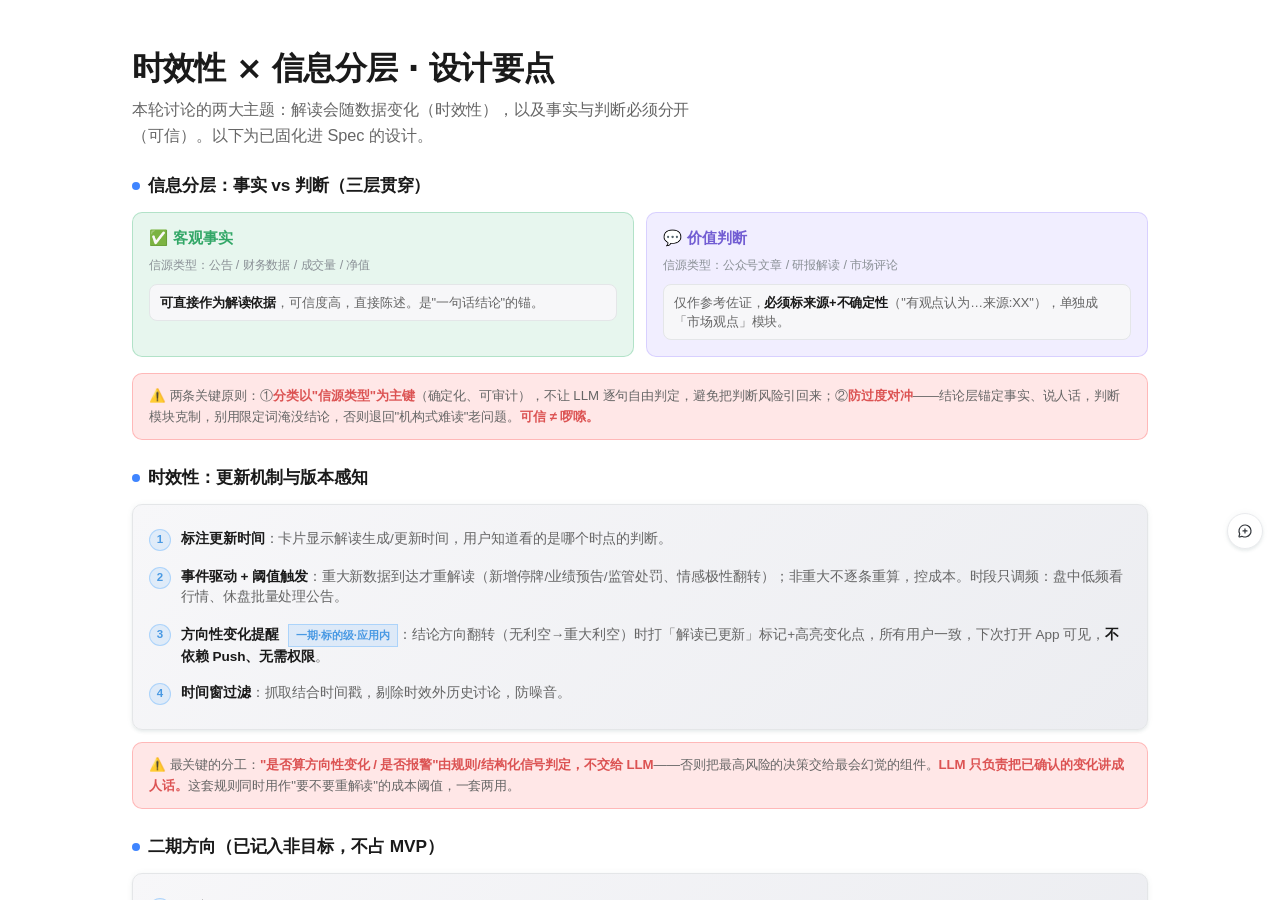
<file: canvas/timeliness-layering.html>
<!DOCTYPE html>
<html lang="zh-CN" data-theme="light">
<head>
  <meta charset="utf-8">
  <meta name="viewport" content="width=device-width, initial-scale=1">
  <title>Flux Brainstorming</title>
  <style>
    /* ─────────────────────────────────────────────────────────────
       Flux Design Token System
       基于 Flux 官方 Design Spec，使用 --f-* 前缀命名。
       默认 light 主题，通过 data-theme="dark" 切换深色模式。
       通过宿主 IframeBox 的 postMessage(ENV_UPDATE) 自动同步主题和语言。
       ───────────────────────────────────────────────────────────── */

    :root {
      /* ── 字体族 ── */
      --f-font-family-zh: 'PingFang SC', 'Noto Sans SC', 'Hiragino Sans GB', 'Helvetica Neue', Arial, sans-serif;
      --f-font-family-en: 'SF Pro Text', -apple-system, BlinkMacSystemFont, 'Segoe UI', sans-serif;
      --f-font-family-code: 'JetBrains Mono', 'SF Mono', 'Menlo', 'Consolas', monospace;
      --f-font-family-display: 'PingFang SC', 'Noto Sans SC', 'SF Pro Display', 'Inter', system-ui, sans-serif;

      --f-font-weight-regular: 400;
      --f-font-weight-medium: 500;
      --f-font-weight-semibold: 600;
      --f-font-weight-bold: 700;
      --f-font-weight-code: 450;

      /* ── 间距 ── */
      --f-spacer-0: 0px;
      --f-spacer-4: 4px;
      --f-spacer-6: 6px;
      --f-spacer-8: 8px;
      --f-spacer-12: 12px;
      --f-spacer-16: 16px;
      --f-spacer-24: 24px;
      --f-spacer-32: 32px;
      --f-spacer-40: 40px;

      /* ── 圆角 ── */
      --f-radius-2: 2px;
      --f-radius-4: 4px;
      --f-radius-6: 6px;
      --f-radius-8: 8px;
      --f-radius-10: 10px;
      --f-radius-full: 9999px;

      /* ── 动效 ── */
      --f-ease-out: cubic-bezier(0.22, 1, 0.36, 1);
      --f-ease-in-out: cubic-bezier(0.65, 0, 0.35, 1);
      --f-dur-fast: 120ms;
      --f-dur-base: 200ms;
      --f-dur-slow: 320ms;
    }

    /* ── Dark 主题（默认） ── */
    :root,
    [data-theme="dark"] {
      --f-bg-bg-base-default: #202328;
      --f-bg-bg-base-secondary: #141517;
      --f-bg-bg-base-tertiary: #212225;
      --f-bg-bg-overlay-l1: #e0e6f20a;
      --f-bg-bg-overlay-l2: #e0e6f20f;
      --f-bg-bg-overlay-l3: #e0e6f214;
      --f-bg-bg-overlay-l4: #e0e6f21f;
      --f-bg-bg-menu: #202123;
      --f-bg-bg-brand: #62cbff;
      --f-bg-bg-brand-hover: #34b3f2;
      --f-bg-bg-brand-sub: #1577f9;
      --f-bg-bg-invert: #dadde5;

      --f-text-text-default: #eeeeee;
      --f-text-text-secondary: #9599a6;
      --f-text-text-tertiary: #666b75;
      --f-text-text-disabled: #555a63;
      --f-text-text-brand: #25b6ff;
      --f-text-text-onbrand: #0c0c0d;

      --f-icon-icon-default: #dadce1;
      --f-icon-icon-secondary: #9599a6;
      --f-icon-icon-tertiary: #666b75;
      --f-icon-icon-brand: #25b6ff;

      --f-border-border-neutral-l1: #242428;
      --f-border-border-neutral-l2: #303135;
      --f-border-border-neutral-l3: #39393e;
      --f-border-border-brand: #25b6ff;
      --f-border-border-brand-sub: #1577f9;

      --f-accent-accent-teal: #2dd288;
      --f-accent-accent-coral: #ff9392;
      --f-accent-accent-amber: #dcb364;
      --f-accent-accent-cyan: #04cbe5;
      --f-accent-accent-blue: #7bb8ff;
      --f-accent-accent-magenta: #ec93ff;
      --f-accent-accent-violet: #bfa5ff;

      --f-status-success-default: #33c192;
      --f-status-alert-default: #e9b721;
      --f-status-warning-default: #f38612;
      --f-status-error-default: #f65a5a;
      --f-status-primary-default: #387bff;

      --f-tag-tag-blue-text: #68b1ee;
      --f-tag-tag-blue-bg: #6dbdff33;
      --f-tag-tag-blue-border: #6dbdff4d;
      --f-tag-tag-green-text: #61c490;
      --f-tag-tag-green-bg: #60dc9a33;
      --f-tag-tag-green-border: #60dc9a4d;
      --f-tag-tag-red-text: #f07676;
      --f-tag-tag-red-bg: #f7606029;
      --f-tag-tag-red-border: #f760604d;
      --f-tag-tag-purple-text: #a291f0;
      --f-tag-tag-purple-bg: #a48fff1f;
      --f-tag-tag-purple-border: #a48fff4d;

      --f-shadow-elevation-100:
        0 0.5px 0 0 rgba(255, 255, 255, 0.06) inset,
        0 0.5px 0 0 rgba(255, 255, 255, 0.06),
        0 2px 6px 0 rgba(0, 0, 0, 0.2);
      --f-shadow-elevation-200:
        0 0.5px 0 0 rgba(255, 255, 255, 0.06) inset,
        0 4px 8px 0 rgba(0, 0, 0, 0.3);
      --f-shadow-elevation-300:
        0 0.5px 0 0 rgba(255, 255, 255, 0.08) inset,
        0 6px 12px 0 rgba(0, 0, 0, 0.4);
    }

    /* ── Light 主题 ── */
    [data-theme="light"] {
      --f-bg-bg-base-default: #f7f7f9;
      --f-bg-bg-base-secondary: #ffffff;
      --f-bg-bg-base-tertiary: #ecedf1;
      --f-bg-bg-overlay-l1: #8888880f;
      --f-bg-bg-overlay-l2: #8888881a;
      --f-bg-bg-overlay-l3: #88888824;
      --f-bg-bg-overlay-l4: #88888833;
      --f-bg-bg-menu: #ffffff;
      --f-bg-bg-brand: #58c7ff;
      --f-bg-bg-brand-hover: #7dd4ff;
      --f-bg-bg-brand-sub: #4495ff;
      --f-bg-bg-invert: #36393d;

      --f-text-text-default: #1a1a1a;
      --f-text-text-secondary: #666666;
      --f-text-text-tertiary: #8a9096;
      --f-text-text-disabled: #b2b2b2;
      --f-text-text-brand: #009ce9;
      --f-text-text-onbrand: #090a0b;

      --f-icon-icon-default: #31353a;
      --f-icon-icon-secondary: #5b6066;
      --f-icon-icon-tertiary: #8a9096;
      --f-icon-icon-brand: #58c7ff;

      --f-border-border-neutral-l1: #e9eaed;
      --f-border-border-neutral-l2: #e4e6e8;
      --f-border-border-neutral-l3: #dfdfe0;
      --f-border-border-brand: #58c7ff;
      --f-border-border-brand-sub: #4495ff;

      --f-accent-accent-teal: #00b983;
      --f-accent-accent-coral: #ff6b45;
      --f-accent-accent-amber: #f2a90c;
      --f-accent-accent-cyan: #00b6f5;
      --f-accent-accent-blue: #3f85ff;
      --f-accent-accent-magenta: #f53cff;
      --f-accent-accent-violet: #9570ff;

      --f-status-success-default: #15a877;
      --f-status-alert-default: #fec700;
      --f-status-warning-default: #ff9b36;
      --f-status-error-default: #fa5246;
      --f-status-primary-default: #2f74ff;

      --f-tag-tag-blue-text: #4999e3;
      --f-tag-tag-blue-bg: #389efe1f;
      --f-tag-tag-blue-border: #389efe4d;
      --f-tag-tag-green-text: #32a767;
      --f-tag-tag-green-bg: #3ab6721f;
      --f-tag-tag-green-border: #3ab6724d;
      --f-tag-tag-red-text: #dc5353;
      --f-tag-tag-red-bg: #ff3e3e1f;
      --f-tag-tag-red-border: #ff3e3e47;
      --f-tag-tag-purple-text: #735ed3;
      --f-tag-tag-purple-bg: #8b71ff1f;
      --f-tag-tag-purple-border: #8b71ff3d;

      --f-shadow-elevation-100:
        0 0 6px 0 rgba(93, 113, 121, 0.06),
        0 2px 3px 0 rgba(93, 113, 121, 0.1);
      --f-shadow-elevation-200:
        0 2px 6px 0 rgba(93, 113, 121, 0.08),
        0 2px 12px 0 rgba(93, 113, 121, 0.14);
      --f-shadow-elevation-300:
        0 0 2px 0 rgba(93, 113, 121, 0.16),
        0 4px 12px 0 rgba(93, 113, 121, 0.12),
        0 6px 20px 0 rgba(174, 185, 189, 0.2);
    }

    /* ─────────────────────────────────────────────────────────────
       Semantic Aliases — 向后兼容 + fragment 作者快捷引用
       将 Flux 官方 token 映射为更简短的语义别名。
       fragment <style> 块中可使用这些别名覆盖。
       ───────────────────────────────────────────────────────────── */
    :root,
    [data-theme="dark"],
    [data-theme="light"] {
      --bg-app:          var(--f-bg-bg-base-secondary);
      --bg-surface:      var(--f-bg-bg-base-default);
      --bg-subtle:       var(--f-bg-bg-base-tertiary);
      --bg-muted:        var(--f-bg-bg-overlay-l2);
      --border:          var(--f-border-border-neutral-l2);
      --border-strong:   var(--f-border-border-neutral-l3);
      --text-primary:    var(--f-text-text-default);
      --text-secondary:  var(--f-text-text-secondary);
      --text-tertiary:   var(--f-text-text-tertiary);
      --accent:          var(--f-bg-bg-brand);
      --accent-soft:     var(--f-bg-bg-overlay-l3);
      --accent-strong:   var(--f-bg-bg-brand-hover);
      --success:         var(--f-status-success-default);
      --warning:         var(--f-status-warning-default);
      --error:           var(--f-status-error-default);
      --selected-bg:     var(--f-bg-bg-overlay-l3);
      --selected-border: var(--f-border-border-brand);
      --selected-ring:   rgba(37, 182, 255, 0.22);

      --font-display:    var(--f-font-family-display);
      --font-body:       var(--f-font-family-zh);
      --font-mono:       var(--f-font-family-code);

      --radius-xs:       var(--f-radius-6);
      --radius-sm:       var(--f-radius-8);
      --radius-md:       var(--f-radius-10);
      --radius-lg:       18px;
      --radius-xl:       24px;
      --radius-pill:     var(--f-radius-full);

      --shadow-1:        var(--f-shadow-elevation-100);
      --shadow-2:        var(--f-shadow-elevation-200);
      --shadow-3:        var(--f-shadow-elevation-300);
      --shadow-focus:    0 0 0 4px var(--selected-ring);

      --space-1: 0.25rem;
      --space-2: 0.5rem;
      --space-3: 0.75rem;
      --space-4: 1rem;
      --space-5: 1.5rem;
      --space-6: 2rem;
      --space-7: 3rem;
      --space-8: 4rem;

      --ease-out:        var(--f-ease-out);
      --ease-in-out:     var(--f-ease-in-out);
      --dur-fast:        var(--f-dur-fast);
      --dur-base:        var(--f-dur-base);
      --dur-slow:        var(--f-dur-slow);
    }

    /* ── Light 别名覆盖（selected-ring 需要跟随主题变化） ── */
    [data-theme="light"] {
      --selected-ring: rgba(0, 156, 233, 0.18);
    }

    /* ── 字体族切换：英文通过 lang 属性 ── */
    html[lang="en"],
    html[lang^="en-"] {
      --font-body: var(--f-font-family-en);
      --font-display: var(--f-font-family-en);
    }

    /* ─────────────────────────────────────────────────────────────
       Reset & base
       ───────────────────────────────────────────────────────────── */
    *, *::before, *::after { box-sizing: border-box; margin: 0; padding: 0; }
    html, body { height: 100%; overflow: hidden; }

    body {
      font-family: var(--font-body);
      background: var(--bg-app);
      color: var(--text-primary);
      display: flex;
      flex-direction: column;
      line-height: 1.6;
      font-size: 15px;
      letter-spacing: -0.005em;
      -webkit-font-smoothing: antialiased;
      -moz-osx-font-smoothing: grayscale;
      text-rendering: optimizeLegibility;
    }

    ::selection { background: var(--accent-soft); color: var(--accent-strong); }

    /* ─────────────────────────────────────────────────────────────
       Layout chrome (header / main / indicator)
       ───────────────────────────────────────────────────────────── */
    .header {
      background: var(--bg-surface);
      padding: var(--space-3) var(--space-6);
      display: flex;
      justify-content: space-between;
      align-items: center;
      border-bottom: 1px solid var(--border);
      flex-shrink: 0;
      backdrop-filter: saturate(1.2);
    }
    .header h1 {
      font-size: 0.85rem;
      font-weight: 600;
      color: var(--text-secondary);
      letter-spacing: 0.02em;
    }
    .header .status {
      font-size: 0.72rem;
      color: var(--success);
      display: flex;
      align-items: center;
      gap: 0.45rem;
      font-weight: 500;
    }
    .header .status::before {
      content: '';
      width: 7px; height: 7px;
      background: var(--success);
      border-radius: 50%;
      box-shadow: 0 0 0 3px rgba(51, 193, 146, 0.18);
    }

    .main { flex: 1; overflow-y: auto; scroll-behavior: smooth; }
    .main::-webkit-scrollbar { width: 10px; height: 10px; }
    .main::-webkit-scrollbar-track { background: transparent; }
    .main::-webkit-scrollbar-thumb {
      background: var(--border-strong);
      border-radius: var(--radius-pill);
      border: 2px solid var(--bg-app);
    }
    .main::-webkit-scrollbar-thumb:hover { background: var(--text-tertiary); }

    #claude-content {
      padding: var(--space-7) var(--space-6);
      min-height: 100%;
      max-width: 1080px;
      margin: 0 auto;
    }

    .content-section {
      display: none;
      animation: fadeInUp var(--dur-slow) var(--ease-out);
    }
    .content-section.active { display: block; }

    @keyframes fadeInUp {
      from { opacity: 0; transform: translateY(8px); }
      to   { opacity: 1; transform: translateY(0); }
    }

    .indicator-bar {
      background: var(--bg-surface);
      border-top: 1px solid var(--border);
      padding: var(--space-3) var(--space-6);
      flex-shrink: 0;
      text-align: center;
      display: flex;
      align-items: center;
      justify-content: center;
      gap: var(--space-4);
    }
    .indicator-bar span {
      font-size: 0.78rem;
      color: var(--text-secondary);
    }
    .indicator-bar .selected-text {
      color: var(--accent);
      font-weight: 600;
    }

    #nav-btn-up, #nav-btn-down {
      width: 28px; height: 28px;
      border: 1px solid var(--border);
      background: var(--bg-surface);
      color: var(--text-secondary);
      border-radius: var(--radius-sm);
      cursor: pointer;
      font-size: 14px;
      line-height: 1;
      transition: all var(--dur-fast) var(--ease-out);
    }
    #nav-btn-up:hover:not(:disabled),
    #nav-btn-down:hover:not(:disabled) {
      border-color: var(--accent);
      color: var(--accent);
      transform: translateY(-1px);
    }
    #nav-btn-up:disabled, #nav-btn-down:disabled { opacity: 0.35; cursor: not-allowed; }
    #nav-page-count {
      font-family: var(--font-mono);
      font-size: 0.72rem;
      color: var(--text-tertiary);
      min-width: 2.5rem;
    }

    /* ─────────────────────────────────────────────────────────────
       Typography
       ───────────────────────────────────────────────────────────── */
    h1, h2, h3, h4, h5 {
      font-family: var(--font-display);
      color: var(--text-primary);
      line-height: 1.25;
    }
    h2 {
      font-size: 2rem;
      font-weight: 700;
      letter-spacing: -0.02em;
      margin-bottom: var(--space-2);
    }
    h3 {
      font-size: 1.1rem;
      font-weight: 600;
      letter-spacing: -0.01em;
      margin-bottom: var(--space-1);
    }
    h4 {
      font-size: 0.95rem;
      font-weight: 600;
      margin-bottom: var(--space-2);
    }
    p { color: var(--text-primary); }

    .subtitle {
      color: var(--text-secondary);
      font-size: 1.02rem;
      margin-bottom: var(--space-6);
      max-width: 62ch;
    }

    .section { margin-bottom: var(--space-6); }
    .label {
      display: inline-block;
      font-size: 0.68rem;
      color: var(--text-secondary);
      text-transform: uppercase;
      letter-spacing: 0.08em;
      font-weight: 600;
      margin-bottom: var(--space-2);
      padding: 2px 8px;
      background: var(--bg-subtle);
      border-radius: var(--radius-xs);
    }

    code {
      font-family: var(--font-mono);
      font-size: 0.88em;
      background: var(--bg-subtle);
      padding: 0.15em 0.4em;
      border-radius: var(--radius-xs);
      color: var(--accent-strong);
    }
    pre {
      font-family: var(--font-mono);
      font-size: 0.85rem;
      background: var(--bg-subtle);
      border: 1px solid var(--border);
      border-radius: var(--radius-md);
      padding: var(--space-4);
      overflow-x: auto;
      margin-bottom: var(--space-4);
    }
    pre code { background: none; padding: 0; color: inherit; }

    /* ─────────────────────────────────────────────────────────────
       Options (A/B/C choice cards)
       ───────────────────────────────────────────────────────────── */
    .options {
      display: flex;
      flex-direction: column;
      gap: var(--space-3);
    }
    .option {
      position: relative;
      background: var(--bg-surface);
      border: 1px solid transparent;
      border-radius: var(--radius-md);
      padding: var(--space-4) var(--space-5);
      cursor: pointer;
      transition: border-color var(--dur-fast) var(--ease-out),
                  transform var(--dur-fast) var(--ease-out),
                  box-shadow var(--dur-base) var(--ease-out),
                  background var(--dur-fast) var(--ease-out);
      display: flex;
      align-items: flex-start;
      gap: var(--space-4);
    }
    .option:hover {
      border-color: var(--border-strong);
      transform: translateY(-1px);
      box-shadow: var(--shadow-2);
    }
    .option.selected {
      background: var(--selected-bg);
      border-color: var(--selected-border);
      box-shadow: var(--shadow-focus), var(--shadow-2);
    }
    .option .letter {
      background: var(--bg-muted);
      color: var(--text-secondary);
      width: 2rem; height: 2rem;
      border-radius: var(--radius-sm);
      display: flex; align-items: center; justify-content: center;
      font-family: var(--font-display);
      font-weight: 700;
      font-size: 0.9rem;
      flex-shrink: 0;
      transition: all var(--dur-base) var(--ease-out);
    }
    .option.selected .letter {
      background: var(--accent);
      color: var(--f-text-text-onbrand);
      transform: scale(1.05);
    }
    .option .content { flex: 1; min-width: 0; }
    .option .content h3 {
      font-size: 1rem;
      margin-bottom: var(--space-1);
    }
    .option .content p {
      color: var(--text-secondary);
      font-size: 0.9rem;
      margin: 0;
    }

    /* ─────────────────────────────────────────────────────────────
       Cards (visual design options)
       ───────────────────────────────────────────────────────────── */
    .cards {
      display: grid;
      grid-template-columns: repeat(auto-fit, minmax(280px, 1fr));
      gap: var(--space-5);
    }
    .card {
      background: var(--bg-surface);
      border: 1px solid transparent;
      border-radius: var(--radius-lg);
      overflow: hidden;
      cursor: pointer;
      transition: transform var(--dur-base) var(--ease-out),
                  box-shadow var(--dur-base) var(--ease-out),
                  border-color var(--dur-fast) var(--ease-out);
      display: flex;
      flex-direction: column;
    }
    .card:hover {
      border-color: var(--border-strong);
      transform: translateY(-3px);
      box-shadow: var(--shadow-3);
    }
    .card.selected {
      border-color: var(--selected-border);
      box-shadow: var(--shadow-focus), var(--shadow-3);
    }
    .card-image {
      background:
        linear-gradient(135deg, var(--bg-subtle) 0%, var(--bg-muted) 100%);
      aspect-ratio: 16 / 10;
      display: flex;
      align-items: center;
      justify-content: center;
      overflow: hidden;
      position: relative;
    }
    .card-body { padding: var(--space-5); }
    .card-body h3 { margin-bottom: var(--space-1); }
    .card-body p { color: var(--text-secondary); font-size: 0.9rem; }

    /* ─────────────────────────────────────────────────────────────
       Mockup containers
       ───────────────────────────────────────────────────────────── */
    .mockup {
      background: var(--bg-surface);
      border: 1px solid var(--border);
      border-radius: var(--radius-lg);
      overflow: hidden;
      margin-bottom: var(--space-5);
      box-shadow: var(--shadow-2);
    }
    .mockup-header {
      background: var(--bg-subtle);
      padding: var(--space-2) var(--space-4);
      font-size: 0.75rem;
      color: var(--text-secondary);
      border-bottom: 1px solid var(--border);
      font-weight: 500;
      display: flex;
      align-items: center;
      gap: var(--space-2);
    }
    .mockup-header::before {
      content: '';
      width: 8px; height: 8px;
      border-radius: 50%;
      background: var(--border-strong);
      box-shadow: 14px 0 0 var(--border-strong), 28px 0 0 var(--border-strong);
      margin-right: 28px;
    }
    .mockup-body { padding: var(--space-5); }

    .mobile-mockup {
      max-width: 375px;
      margin: 0 auto var(--space-5) auto;
      border: 10px solid var(--f-bg-bg-base-secondary);
      border-radius: 40px;
      overflow: hidden;
      background: var(--bg-surface);
      box-shadow: var(--shadow-3);
      position: relative;
    }
    .mobile-mockup::before {
      content: '';
      position: absolute;
      top: 10px; left: 50%;
      transform: translateX(-50%);
      width: 110px; height: 22px;
      background: var(--f-bg-bg-base-secondary);
      border-radius: 0 0 14px 14px;
      z-index: 2;
    }
    .mobile-mockup .mockup-header {
      background: var(--bg-subtle);
      padding: var(--space-4) var(--space-3) var(--space-2);
      text-align: center;
      font-size: 0.78rem;
      font-weight: 600;
      color: var(--text-primary);
      border-bottom: 1px solid var(--border);
    }
    .mobile-mockup .mockup-header::before { display: none; }
    .mobile-mockup .mockup-body {
      min-height: 600px;
      padding: var(--space-5);
      position: relative;
    }

    /* ─────────────────────────────────────────────────────────────
       Layout utilities
       ───────────────────────────────────────────────────────────── */
    .split {
      display: grid;
      grid-template-columns: 1fr 1fr;
      gap: var(--space-5);
    }
    @media (max-width: 800px) { .split { grid-template-columns: 1fr; } }

    .pros-cons {
      display: grid;
      grid-template-columns: 1fr 1fr;
      gap: var(--space-4);
      margin: var(--space-4) 0;
    }
    .pros, .cons {
      background: var(--bg-surface);
      border-radius: var(--radius-md);
      padding: var(--space-4);
    }
    .pros h4 {
      color: var(--success);
      font-size: 0.78rem;
      text-transform: uppercase;
      letter-spacing: 0.06em;
      margin-bottom: var(--space-3);
      display: flex;
      align-items: center;
      gap: var(--space-2);
    }
    .cons h4 {
      color: var(--error);
      font-size: 0.78rem;
      text-transform: uppercase;
      letter-spacing: 0.06em;
      margin-bottom: var(--space-3);
      display: flex;
      align-items: center;
      gap: var(--space-2);
    }
    .pros h4::before { content: '✓'; font-size: 1rem; }
    .cons h4::before { content: '✗'; font-size: 1rem; }
    .pros ul, .cons ul {
      margin-left: 1.1rem;
      font-size: 0.9rem;
      color: var(--text-secondary);
    }
    .pros li, .cons li { margin-bottom: var(--space-1); }

    /* ─────────────────────────────────────────────────────────────
       Generic elements
       ───────────────────────────────────────────────────────────── */
    table {
      width: 100%;
      border-collapse: collapse;
      margin-bottom: var(--space-5);
      font-size: 0.9rem;
      background: var(--bg-surface);
      border-radius: var(--radius-md);
      overflow: hidden;
    }
    th, td {
      border-bottom: 1px solid var(--border);
      padding: var(--space-3) var(--space-4);
      text-align: left;
    }
    tr:last-child td { border-bottom: none; }
    th {
      background: var(--bg-subtle);
      font-weight: 600;
      color: var(--text-secondary);
      font-size: 0.78rem;
      text-transform: uppercase;
      letter-spacing: 0.05em;
    }
    tr:hover td { background: var(--bg-subtle); }

    ul, ol { padding-left: 1.4rem; margin-bottom: var(--space-4); }
    li { margin-bottom: var(--space-1); }

    a {
      color: var(--f-text-text-brand);
      text-decoration: none;
      border-bottom: 1px solid transparent;
      transition: border-color var(--dur-fast);
    }
    a:hover { border-bottom-color: var(--f-text-text-brand); }

    hr {
      border: none;
      border-top: 1px solid var(--border);
      margin: var(--space-6) 0;
    }

    /* ─────────────────────────────────────────────────────────────
       Wireframe / placeholder
       ───────────────────────────────────────────────────────────── */
    .placeholder {
      background: linear-gradient(
        90deg,
        var(--bg-subtle) 0%,
        var(--bg-muted) 50%,
        var(--bg-subtle) 100%
      );
      background-size: 200% 100%;
      animation: shimmer 2s linear infinite;
      border-radius: var(--radius-md);
      padding: var(--space-6);
      text-align: center;
      color: var(--text-tertiary);
      font-size: 0.85rem;
    }
    @keyframes shimmer {
      0% { background-position: 200% 0; }
      100% { background-position: -200% 0; }
    }

    .mock-nav {
      background: linear-gradient(135deg, var(--accent) 0%, var(--accent-strong) 100%);
      color: var(--f-text-text-onbrand);
      padding: var(--space-3) var(--space-5);
      display: flex;
      gap: var(--space-5);
      font-size: 0.9rem;
      font-weight: 500;
      border-radius: var(--radius-sm) var(--radius-sm) 0 0;
    }
    .mock-sidebar {
      background: var(--bg-subtle);
      padding: var(--space-4);
      min-width: 200px;
      border-right: 1px solid var(--border);
      font-size: 0.88rem;
      color: var(--text-secondary);
    }
    .mock-content {
      padding: var(--space-5);
      flex: 1;
      min-width: 0;
    }
    .mock-button {
      background: var(--accent);
      color: var(--f-text-text-onbrand);
      border: none;
      padding: var(--space-2) var(--space-4);
      border-radius: var(--radius-sm);
      font-size: 0.88rem;
      font-weight: 500;
      cursor: pointer;
      transition: all var(--dur-fast) var(--ease-out);
      box-shadow: var(--shadow-1);
    }
    .mock-button:hover {
      background: var(--accent-strong);
      transform: translateY(-1px);
      box-shadow: var(--shadow-2);
    }
    .mock-input {
      background: var(--bg-surface);
      border: 1px solid var(--border);
      border-radius: var(--radius-sm);
      padding: var(--space-2) var(--space-3);
      width: 100%;
      font-family: inherit;
      font-size: 0.9rem;
      color: var(--text-primary);
      transition: border-color var(--dur-fast), box-shadow var(--dur-fast);
    }
    .mock-input:focus {
      outline: none;
      border-color: var(--f-border-border-brand);
      box-shadow: var(--shadow-focus);
    }

    /* ─────────────────────────────────────────────────────────────
       Flux Tag styles
       ───────────────────────────────────────────────────────────── */
    .flux-tag {
      display: inline-block;
      padding: 2px 8px;
      border-radius: var(--f-radius-4);
      font-size: 12px;
      line-height: 18px;
      border: 1px solid;
    }
    .flux-tag-blue { color: var(--f-tag-tag-blue-text); background: var(--f-tag-tag-blue-bg); border-color: var(--f-tag-tag-blue-border); }
    .flux-tag-green { color: var(--f-tag-tag-green-text); background: var(--f-tag-tag-green-bg); border-color: var(--f-tag-tag-green-border); }
    .flux-tag-red { color: var(--f-tag-tag-red-text); background: var(--f-tag-tag-red-bg); border-color: var(--f-tag-tag-red-border); }
    .flux-tag-purple { color: var(--f-tag-tag-purple-text); background: var(--f-tag-tag-purple-bg); border-color: var(--f-tag-tag-purple-border); }

    /* ─────────────────────────────────────────────────────────────
       Utility classes
       ───────────────────────────────────────────────────────────── */
    .badge {
      display: inline-flex;
      align-items: center;
      gap: 0.3rem;
      padding: 0.2rem 0.6rem;
      background: var(--accent-soft);
      color: var(--accent);
      border-radius: var(--radius-pill);
      font-size: 0.72rem;
      font-weight: 600;
      letter-spacing: 0.02em;
    }
    .stack-sm > * + * { margin-top: var(--space-2); }
    .stack-md > * + * { margin-top: var(--space-4); }
    .stack-lg > * + * { margin-top: var(--space-6); }
    .text-muted { color: var(--text-secondary); }
    .text-subtle { color: var(--text-tertiary); }
    .surface {
      background: var(--bg-surface);
      border-radius: var(--radius-md);
      padding: var(--space-5);
    }

    /* Reduce motion */
    @media (prefers-reduced-motion: reduce) {
      *, *::before, *::after {
        animation-duration: 0.01ms !important;
        transition-duration: 0.01ms !important;
      }
    }

    /* FROZEN — 协议见 visual-companion.md */
.mc-footer {
  position: fixed;
  left: 0;
  right: 0;
  bottom: 0;
  z-index: 1000;
  display: flex;
  align-items: center;
  justify-content: space-between;
  height: 48px;
  padding: 0 20px;
  background-color: var(--f-bg-bg-menu);
}

/* 覆盖 inline hidden 的隐藏方式，确保 display 与 flex 切换可控 */
.mc-footer[hidden] {
  display: none;
}

.mc-footer-info {
  display: flex;
  align-items: center;
  font-size: 14px;
  line-height: 22px;
  font-weight: var(--f-font-weight-regular);
  color: var(--f-text-text-secondary);
}

.mc-footer-count {
  color: var(--f-text-text-default);
  font-size: 16px;
  line-height: 24px;
  font-weight: var(--f-font-weight-semibold);
  margin: 0;
}

/* 计数区：组内数字与文案 4px，两组之间 12px（设计稿 node 340-18924） */
.mc-footer-default {
  display: inline-flex;
  align-items: center;
  gap: var(--f-spacer-12);
}
.mc-footer-stat,
.mc-footer-annos {
  display: inline-flex;
  align-items: center;
  gap: var(--f-spacer-4);
}
.mc-footer-annos[hidden] {
  display: none;
}
.mc-footer-anno-count {
  color: var(--f-text-text-default);
  font-size: 16px;
  line-height: 24px;
  font-weight: var(--f-font-weight-semibold);
  margin: 0;
}

/* 默认态 / 批注态 文案切换：默认只显示 default，批注态只显示 annotating */
.mc-footer-annotating {
  display: none;
}
body.mc-anno-active .mc-footer-default {
  display: none;
}
body.mc-anno-active .mc-footer-annotating[data-lang='zh'] {
  display: inline;
}
html[lang='en'] body.mc-anno-active .mc-footer-annotating[data-lang='zh'],
html[lang^='en-'] body.mc-anno-active .mc-footer-annotating[data-lang='zh'] {
  display: none;
}
html[lang='en'] body.mc-anno-active .mc-footer-annotating[data-lang='en'],
html[lang^='en-'] body.mc-anno-active .mc-footer-annotating[data-lang='en'] {
  display: inline;
}

.mc-footer-actions {
  position: relative;
  display: flex;
  align-items: center;
  gap: var(--f-spacer-8);
}

.mc-footer-submit-tip {
  position: absolute;
  right: 0;
  bottom: calc(100% + 8px);
  display: none;
  padding: 7px var(--f-spacer-8);
  border: 1px solid var(--f-border-border-neutral-l1);
  border-radius: var(--f-radius-8);
  background-color: var(--f-bg-bg-base-secondary);
  color: var(--f-text-text-default);
  box-shadow: var(--f-shadow-elevation-100);
  font-size: 12px;
  line-height: 18px;
  white-space: nowrap;
  pointer-events: none;
}
body.mc-anno-active .mc-footer-actions:hover .mc-footer-submit-tip,
body.mc-anno-active .mc-footer-actions:focus-within .mc-footer-submit-tip {
  display: block;
}

.mc-footer-submit {
  display: inline-flex;
  align-items: center;
  justify-content: center;
  gap: var(--f-spacer-4);
  height: 32px;
  padding: 0 var(--f-spacer-16);
  border: none;
  border-radius: 8px;
  background-color: var(--f-bg-bg-invert);
  color: var(--f-bg-bg-base-secondary);
  font-family: inherit;
  font-size: 14px;
  line-height: 1;
  font-weight: var(--f-font-weight-semibold);
  cursor: pointer;
  transition:
    background-color 0.15s ease,
    opacity 0.15s ease;
}

.mc-footer-submit:hover:not(:disabled) {
  opacity: 0.85;
}

.mc-footer-submit:active:not(:disabled) {
  opacity: 0.7;
}

.mc-footer-submit:disabled {
  opacity: 0.5;
  cursor: not-allowed;
}

.mc-footer-submit-arrow {
  display: inline-flex;
  align-items: center;
  font-size: 14px;
  line-height: 1;
}

body.has-mc-footer {
  padding-bottom: 48px;
}

[data-mc-toggle] {
  cursor: pointer;
  user-select: none;
}
[data-mc-toggle][aria-disabled='true'],
[data-mc-toggle][disabled] {
  cursor: not-allowed;
  opacity: 0.5;
}
[data-mc-toggle]:focus-visible {
  outline: 2px solid var(--f-border-border-brand);
  outline-offset: 2px;
}

.mc-footer [data-lang='en'] {
  display: none;
}
html[lang='en'] .mc-footer [data-lang='zh'],
html[lang^='en-'] .mc-footer [data-lang='zh'] {
  display: none;
}
html[lang='en'] .mc-footer [data-lang='en'],
html[lang^='en-'] .mc-footer [data-lang='en'] {
  display: inline;
}

/* ══════════════════════════════════════════════════════════════
   批注（Annotation）—— 见 visual-companion.md「批注模式」
   ══════════════════════════════════════════════════════════════ */

/* ── 右下角批注入口按钮（三态：默认 / 激活 / hover tooltip） ── */
.mc-anno-toggle {
  position: fixed;
  right: 17px;
  top: calc(50% + 63px); /* 与宿主分页器同轴，并保持设计稿标注的 12px 间距 */
  z-index: 1001;
  display: inline-flex;
  align-items: center;
  justify-content: center;
  width: 36px;
  height: 36px;
  box-sizing: border-box;
  padding: 2px;
  border: 1px solid var(--f-border-border-neutral-l1);
  border-radius: var(--f-radius-full);
  background-color: var(--f-bg-bg-base-secondary);
  color: var(--f-icon-icon-default);
  cursor: pointer;
  box-shadow: var(--f-shadow-elevation-100);
  transition:
    color var(--f-dur-fast) var(--f-ease-out),
    background-color var(--f-dur-fast) var(--f-ease-out),
    border-color var(--f-dur-fast) var(--f-ease-out);
}
.mc-anno-toggle[hidden] {
  display: none;
}
/* hover：overlay-l1 圆形底色，不带描边和阴影（设计稿 node 340-18284） */
.mc-anno-toggle:hover {
  background-color: var(--f-bg-bg-base-secondary);
  background-image: linear-gradient(
    var(--f-bg-bg-overlay-l1),
    var(--f-bg-bg-overlay-l1)
  );
  border-color: transparent;
  box-shadow: none;
}
/* 激活态：深色实心圆钮 + 反色图标（对齐设计稿 node 340-18441）。
   底色用 --f-bg-bg-invert，图标用 --f-bg-bg-base-secondary（与 invert 天然反色，
   亮/暗主题下均保证对比度）。 */
.mc-anno-toggle[aria-pressed='true'] {
  background-color: var(--f-bg-bg-invert);
  background-image: none;
  border-color: var(--f-bg-bg-invert);
  color: var(--f-bg-bg-base-secondary);
}
.mc-anno-toggle-icon {
  display: inline-flex;
  align-items: center;
  justify-content: center;
}
.mc-anno-toggle-icon svg {
  width: 16px;
  height: 16px;
}

/* 入口按钮左侧 tooltip（打开/关闭批注模式）——浅色（对齐设计稿 node 340-19418）：
   白底 + neutral-l1 描边 + text-default 深字 + radius-8 + 12/18 字 + 柔和阴影 */
.mc-anno-toggle-tip {
  position: absolute;
  right: calc(100% + 8px);
  top: 50%;
  transform: translateY(-50%);
  display: none;
  white-space: nowrap;
  padding: 7px var(--f-spacer-8);
  border-radius: var(--f-radius-8);
  background-color: var(--f-bg-bg-base-secondary);
  border: 1px solid var(--f-border-border-neutral-l1);
  color: var(--f-text-text-default);
  font-size: 12px;
  line-height: 18px;
  pointer-events: none;
  box-shadow: var(--f-shadow-elevation-100);
}
.mc-anno-toggle:hover .mc-anno-toggle-tip[data-lang='zh'] {
  display: inline-block;
}
/* tooltip 语言可见性（默认中文，英文环境切换） */
.mc-anno-toggle-tip[data-lang='en'] {
  display: none;
}
html[lang='en'] .mc-anno-toggle:hover .mc-anno-toggle-tip[data-lang='zh'],
html[lang^='en-'] .mc-anno-toggle:hover .mc-anno-toggle-tip[data-lang='zh'] {
  display: none;
}
html[lang='en'] .mc-anno-toggle:hover .mc-anno-toggle-tip[data-lang='en'],
html[lang^='en-'] .mc-anno-toggle:hover .mc-anno-toggle-tip[data-lang='en'] {
  display: inline-block;
}

/* ── 批注模式下的画布交互 ── */
/* 不可批注区域统一弱化，当前已选选项抬高到遮罩之上
   （设计稿 node 654-20188）。遮罩使用主题背景 token，同时适配明暗主题。 */
body.mc-anno-active::before {
  content: '';
  position: fixed;
  inset: 0;
  z-index: 900;
  background-color: var(--f-bg-bg-base-secondary);
  opacity: 0.5;
  pointer-events: none;
}
body.mc-anno-active #claude-content {
  pointer-events: none;
}
body.mc-anno-active .mc-anno-target {
  position: relative;
  z-index: 901;
  pointer-events: auto;
}

/* 自定义评论光标：完整复用设计稿 node 340-18345 导出的 SVG（含白色衬底与双层阴影）。
   ⚠️ CSS cursor 的 SVG data-uri 无法引用 --f-* 变量，图标颜色固定取设计稿中
   icon-default / icon-onaccent 的 light 色值；光标由系统层绘制，属 token 规则例外。 */
body.mc-anno-active .mc-anno-target {
  cursor:
    url('data:image/svg+xml;utf8,<svg xmlns="http://www.w3.org/2000/svg" width="39" height="39" viewBox="0 0 39 39" fill="none"><g filter="url(%23filter0_dd_340_18345)"><path d="M10.1584 23.5083C10.3054 23.8792 10.3381 24.2856 10.2524 24.6753L9.18736 27.9652C9.15305 28.1321 9.16192 28.3049 9.21314 28.4674C9.26436 28.6298 9.35622 28.7765 9.48003 28.8935C9.60383 29.0105 9.75547 29.0939 9.92056 29.1359C10.0857 29.1778 10.2587 29.1769 10.4234 29.1332L13.8364 28.1352C14.2041 28.0623 14.5849 28.0942 14.9354 28.2272C17.0707 29.2245 19.4897 29.4354 21.7655 28.823C24.0413 28.2105 26.0276 26.8139 27.374 24.8796C28.7205 22.9454 29.3405 20.5977 29.1246 18.2509C28.9088 15.904 27.871 13.7088 26.1944 12.0526C24.5178 10.3963 22.31 9.38542 19.9607 9.19828C17.6114 9.01114 15.2715 9.65976 13.3538 11.0297C11.4361 12.3997 10.0639 14.4029 9.47926 16.686C8.89462 18.969 9.13513 21.3852 10.1584 23.5083Z" fill="white"/><path d="M12.6276 10.0124C14.7849 8.47138 17.4174 7.74132 20.0602 7.95184C22.7031 8.16242 25.1868 9.30051 27.0729 11.1638C28.959 13.027 30.127 15.4963 30.3698 18.1364C30.6126 20.7765 29.9147 23.4175 28.4001 25.5934C26.8854 27.7695 24.6507 29.3409 22.0905 30.03C19.5565 30.712 16.8653 30.4847 14.4811 29.3923C14.3619 29.349 14.2341 29.3374 14.1091 29.3571L10.7741 30.3327C10.7641 30.3356 10.7539 30.3388 10.7438 30.3415C10.3735 30.4397 9.98429 30.4417 9.61296 30.3474C9.24165 30.253 8.90025 30.0655 8.62175 29.8024C8.34324 29.5392 8.13642 29.2089 8.02116 28.8434C7.90594 28.478 7.88541 28.0889 7.96257 27.7136L7.99773 27.5807L9.03679 24.3718C9.05911 24.2416 9.04775 24.1081 9.00163 23.9841C7.87731 21.6118 7.61661 18.9204 8.26823 16.3757C8.92598 13.8073 10.4703 11.5535 12.6276 10.0124Z" stroke="white" stroke-width="2.5" stroke-linecap="round" stroke-linejoin="round"/></g><path d="M10.1584 23.5083C10.3054 23.8792 10.3381 24.2856 10.2524 24.6753L9.18736 27.9652C9.15305 28.1321 9.16192 28.3049 9.21314 28.4674C9.26436 28.6298 9.35622 28.7765 9.48003 28.8935C9.60383 29.0105 9.75547 29.0939 9.92056 29.1359C10.0857 29.1778 10.2587 29.1769 10.4234 29.1332L13.8364 28.1352C14.2041 28.0623 14.5849 28.0942 14.9354 28.2272C17.0707 29.2245 19.4897 29.4354 21.7655 28.823C24.0413 28.2105 26.0276 26.8139 27.374 24.8796C28.7205 22.9454 29.3405 20.5977 29.1246 18.2509C28.9088 15.904 27.871 13.7088 26.1944 12.0526C24.5178 10.3963 22.31 9.38542 19.9607 9.19828C17.6114 9.01114 15.2715 9.65976 13.3538 11.0297C11.4361 12.3997 10.0639 14.4029 9.47926 16.686C8.89462 18.969 9.13513 21.3852 10.1584 23.5083Z" fill="white" stroke="%2331353A" stroke-width="2" stroke-linecap="round" stroke-linejoin="round"/><path d="M15.7858 19.1179H22.4525" stroke="%2331353A" stroke-width="2" stroke-linecap="round" stroke-linejoin="round"/><path d="M19.1178 15.7847V22.4514" stroke="%2331353A" stroke-width="2" stroke-linecap="round" stroke-linejoin="round"/><defs><filter id="filter0_dd_340_18345" x="4.76837e-06" y="2.00272e-05" width="38.3333" height="38.3333" filterUnits="userSpaceOnUse" color-interpolation-filters="sRGB"><feFlood flood-opacity="0" result="BackgroundImageFix"/><feColorMatrix in="SourceAlpha" type="matrix" values="0 0 0 0 0 0 0 0 0 0 0 0 0 0 0 0 0 0 127 0" result="hardAlpha"/><feOffset/><feGaussianBlur stdDeviation="3.33333"/><feComposite in2="hardAlpha" operator="out"/><feColorMatrix type="matrix" values="0 0 0 0 0.52549 0 0 0 0 0.541176 0 0 0 0 0.596078 0 0 0 0.08 0"/><feBlend mode="normal" in2="BackgroundImageFix" result="effect1_dropShadow_340_18345"/><feColorMatrix in="SourceAlpha" type="matrix" values="0 0 0 0 0 0 0 0 0 0 0 0 0 0 0 0 0 0 127 0" result="hardAlpha"/><feOffset dy="3.33333"/><feGaussianBlur stdDeviation="1.66667"/><feComposite in2="hardAlpha" operator="out"/><feColorMatrix type="matrix" values="0 0 0 0 0.525311 0 0 0 0 0.541465 0 0 0 0 0.595309 0 0 0 0.16 0"/><feBlend mode="normal" in2="effect1_dropShadow_340_18345" result="effect2_dropShadow_340_18345"/><feBlend mode="normal" in="SourceGraphic" in2="effect2_dropShadow_340_18345" result="shape"/></filter></defs></svg>')
      9 30,
    pointer;
}
/* 批注模式下：已带标记的 option 不再显示评论光标（仅标记可交互） */
body.mc-anno-active .mc-anno-has-marker {
  cursor: default;
}
/* 批注模式下的 hover 反馈：只高亮"当前会锚定的那个载体"（由 JS 打 .mc-anno-hover）。
   嵌套时内层载体优先，故仅内层亮、外层不亮，避免"内外层同时描边"的歧义。
   已带标记的载体不再提示。 */
body.mc-anno-active .mc-anno-hover:not(.mc-anno-has-marker) {
  outline: 2px dashed var(--f-border-border-brand);
  outline-offset: 2px;
  border-radius: var(--radius-sm);
}
/* 批注模式下未选项完全退出命中测试，仅保留当前选中项的批注交互 */
body.mc-anno-active .option:not(.selected),
body.mc-anno-active .card:not(.selected) {
  pointer-events: none;
  cursor: default;
}
/* 批注模式下抑制选项原有的 hover 位移 / 阴影反馈 */
body.mc-anno-active .option:hover,
body.mc-anno-active .card:hover {
  transform: none;
  box-shadow: none;
}

/* ── option 上的批注气泡标记 ── */
/* 承载标记的元素需建立定位上下文（.option 默认已 relative，.card 兜底）；
   .card 默认 overflow:hidden 会裁掉溢出的标记气泡，带标记时放开 */
.mc-anno-has-marker {
  position: relative;
}
.card.mc-anno-has-marker {
  overflow: visible;
}
.mc-anno-marker {
  position: absolute;
  top: -16px;
  right: 16px;
  z-index: 6;
  display: inline-flex;
  align-items: center;
  justify-content: center;
  width: 24px;
  height: 24px;
  border: none;
  border-radius: 0;
  background: transparent;
  color: var(--f-bg-bg-brand-sub);
  cursor: pointer;
  padding: 0;
  overflow: visible;
}
.mc-anno-marker.mc-anno-marker-positioned {
  right: auto;
  transform: translateY(-100%);
}
.mc-anno-marker svg {
  flex: none;
  width: 34px;
  height: 34px;
  overflow: visible;
}

/* hover 标记时的内容浮层（只读预览）。
   浮层挂在 body 上、按视口坐标定位（body 不滚动，滚动发生在 .main） */
.mc-anno-preview {
  position: fixed;
  z-index: 1002;
  max-width: 280px;
  padding: 8px 12px;
  border-radius: var(--f-radius-8);
  background-color: var(--f-bg-bg-menu);
  color: var(--f-text-text-default);
  font-size: 13px;
  line-height: 20px;
  box-shadow: var(--f-shadow-elevation-200);
  border: 1px solid var(--f-border-border-neutral-l2);
  white-space: pre-wrap;
  word-break: break-word;
  pointer-events: none;
}
.mc-anno-preview[hidden] {
  display: none;
}

/* ── 添加 / 编辑评论弹窗 ── */
.mc-anno-popover {
  position: fixed;
  z-index: 1003;
  display: flex;
  flex-direction: column;
  align-items: flex-start;
  gap: var(--f-spacer-16);
  width: 360px;
  max-width: calc(100vw - 16px);
  padding: 12px;
  border-radius: var(--f-radius-8);
  background-color: var(--f-bg-bg-base-secondary);
  border: 1px solid var(--f-border-border-neutral-l1);
  box-shadow: var(--f-shadow-elevation-300);
}
.mc-anno-popover[hidden] {
  display: none;
}
.mc-anno-popover-head {
  display: flex;
  align-items: center;
  justify-content: space-between;
  width: 100%;
  min-height: 24px;
}
.mc-anno-popover-title {
  font-size: 14px;
  line-height: 22px;
  font-weight: var(--f-font-weight-semibold);
  color: var(--f-text-text-default);
}
.mc-anno-popover-close {
  display: inline-flex;
  align-items: center;
  justify-content: center;
  width: 24px;
  height: 24px;
  border: none;
  border-radius: var(--f-radius-6);
  background: transparent;
  color: var(--f-icon-icon-secondary);
  cursor: pointer;
}
.mc-anno-popover-close svg {
  width: 16px;
  height: 16px;
}
.mc-anno-popover-close:hover {
  background-color: var(--f-bg-bg-overlay-l2);
  color: var(--f-icon-icon-default);
}
/* 多行输入：最多展示 7 行(20px 行高 * 7 = 140px)，超出内部滚动，
   内容区最大高度 340px（含 padding），需求约定 */
.mc-anno-popover-input {
  display: block;
  width: 100%;
  min-height: 68px;
  max-height: 340px;
  box-sizing: border-box;
  padding: 8px 12px;
  border: 1px solid var(--f-border-border-neutral-l1);
  border-radius: var(--f-radius-8);
  background-color: var(--f-bg-bg-overlay-l1);
  color: var(--f-text-text-default);
  font-family: inherit;
  font-size: 13px;
  line-height: 20px;
  resize: none;
  overflow-y: auto;
}
.mc-anno-popover-input::placeholder {
  color: var(--f-text-text-tertiary);
}
.mc-anno-popover-input:focus {
  outline: none;
  border-color: var(--f-border-border-neutral-l1);
}
.mc-anno-popover-input::selection {
  color: var(--f-text-text-default);
  background-color: var(--f-tag-tag-blue-bg);
}
.mc-anno-popover-actions {
  display: flex;
  align-items: center;
  justify-content: flex-end;
  gap: var(--f-spacer-8);
  width: 100%;
  height: 28px;
}
/* 编辑态删除按钮独占左侧，取消 / 确定按钮靠右（设计稿 node 340-19369） */
.mc-anno-popover-delete {
  display: none;
  align-items: center;
  height: 28px;
  margin-right: auto;
  padding: 0 8px;
  border: none;
  border-radius: var(--f-radius-6);
  background: transparent;
  color: var(--f-status-error-default);
  font-family: inherit;
  font-size: 13px;
  font-weight: var(--f-font-weight-medium);
  cursor: pointer;
}
.mc-anno-popover-delete:hover {
  background-color: var(--f-tag-tag-red-bg);
}
.mc-anno-popover.mc-anno-editing .mc-anno-popover-delete {
  display: inline-flex;
}
.mc-anno-btn {
  display: inline-flex;
  align-items: center;
  justify-content: center;
  height: 28px;
  padding: 0 8px;
  border-radius: var(--f-radius-6);
  font-family: inherit;
  font-size: 13px;
  font-weight: var(--f-font-weight-medium);
  cursor: pointer;
  border: none;
  transition:
    opacity var(--f-dur-fast) var(--f-ease-out),
    background-color var(--f-dur-fast) var(--f-ease-out);
}
.mc-anno-btn-cancel {
  background-color: var(--f-bg-bg-overlay-l2);
  color: var(--f-text-text-default);
}
.mc-anno-btn-cancel:hover {
  background-color: var(--f-bg-bg-overlay-l2);
}
.mc-anno-btn-primary {
  background-color: var(--f-bg-bg-invert);
  color: var(--f-bg-bg-base-secondary);
}
.mc-anno-btn-primary:hover:not(:disabled) {
  opacity: 0.85;
}
.mc-anno-btn-primary:disabled {
  opacity: 0.5;
  cursor: not-allowed;
}
.mc-anno-btn-danger {
  background-color: var(--f-status-error-default);
  color: var(--f-bg-bg-base-secondary);
}
.mc-anno-btn-danger:hover {
  opacity: 0.88;
}

/* ── 删除二次确认气泡 ── */
.mc-anno-confirm {
  position: fixed;
  z-index: 1004;
  display: flex;
  flex-direction: column;
  gap: var(--f-spacer-8);
  width: 204px;
  padding: 8px 12px;
  border-radius: 12px;
  background-color: var(--f-bg-bg-menu);
  border: 1px solid var(--f-border-border-neutral-l1);
  backdrop-filter: blur(6px);
  box-shadow: var(--f-shadow-elevation-100);
}
.mc-anno-confirm[hidden] {
  display: none;
}
.mc-anno-confirm-heading {
  display: flex;
  align-items: center;
  gap: 8px;
  min-height: 24px;
}
.mc-anno-confirm-icon {
  flex-shrink: 0;
  color: var(--f-status-error-default);
  display: inline-flex;
}
.mc-anno-confirm-title {
  font-size: 13px;
  line-height: 20px;
  font-weight: var(--f-font-weight-medium);
  color: var(--f-text-text-default);
}
.mc-anno-confirm-text {
  font-size: 12px;
  line-height: 18px;
  color: var(--f-text-text-secondary);
  white-space: nowrap;
}
html[lang='en'] .mc-anno-confirm-text,
html[lang^='en-'] .mc-anno-confirm-text {
  white-space: normal;
}
.mc-anno-confirm-actions {
  display: flex;
  align-items: center;
  justify-content: flex-end;
  gap: var(--f-spacer-8);
}
.mc-anno-confirm .mc-anno-btn {
  padding: 0 6px;
}

/* ── 操作成功轻提示（删除成功等） ── */
.mc-anno-toast {
  position: fixed;
  left: 50%;
  top: 24px;
  transform: translateX(-50%);
  z-index: 1005;
  padding: 8px 16px;
  border-radius: var(--f-radius-8);
  background-color: var(--f-bg-bg-invert);
  color: var(--f-bg-bg-base-secondary);
  font-size: 13px;
  line-height: 20px;
  box-shadow: var(--f-shadow-elevation-200);
  pointer-events: none;
  opacity: 0;
  transition: opacity var(--f-dur-base) var(--f-ease-out);
}
.mc-anno-toast.mc-anno-toast-show {
  opacity: 1;
}

  </style>
</head>
<body>
  <!-- mc-footer 协议文档：skills/flux-brainstorm/visual-companion.md -->

  <div class="main">
    <div id="claude-content">
<style>
  :root {
    --accent: var(--f-accent-accent-blue);
    --accent-strong: var(--f-status-primary-default);
    --accent-soft: var(--f-tag-tag-blue-bg);
  }
  [data-theme="light"] { --accent-soft: var(--f-tag-tag-blue-bg); }
  h2 { font-size: 2rem; font-weight: 700; letter-spacing: -0.025em; }
  .subtitle { margin-bottom: var(--space-5); }
  .sec-title { font-size:1.08rem; font-weight:700; margin:var(--space-5) 0 var(--space-3); display:flex; align-items:center; gap:8px; }
  .sec-title .dot { width:8px; height:8px; border-radius:50%; background:var(--accent); }

  .split2 { display:grid; grid-template-columns:1fr 1fr; gap:var(--space-3); margin-bottom:var(--space-4); }
  @media(max-width:800px){ .split2{grid-template-columns:1fr;} }
  .layer-card { border-radius:var(--radius-md); padding:var(--space-4); border:1px solid var(--border); }
  .layer-card.fact { background:var(--f-tag-tag-green-bg); border-color:var(--f-tag-tag-green-border); }
  .layer-card.judge { background:var(--f-tag-tag-purple-bg); border-color:var(--f-tag-tag-purple-border); }
  .layer-card h3 { font-size:0.95rem; margin-bottom:8px; }
  .layer-card.fact h3 { color:var(--f-tag-tag-green-text); }
  .layer-card.judge h3 { color:var(--f-tag-tag-purple-text); }
  .layer-card .src { font-size:0.78rem; color:var(--text-tertiary); margin-bottom:8px; }
  .layer-card .rule { background:var(--bg-surface); border:1px solid var(--border); border-radius:var(--radius-sm); padding:8px 10px; font-size:0.8rem; color:var(--text-secondary); line-height:1.5; }
  .layer-card .rule b { color:var(--text-primary); }

  .flow-card { background:linear-gradient(135deg,var(--bg-surface),var(--bg-subtle)); border:1px solid var(--border); border-radius:var(--radius-md); padding:var(--space-4); box-shadow:var(--shadow-1); margin-bottom:var(--space-3); }
  .flow-card .step { display:flex; align-items:flex-start; gap:10px; padding:8px 0; font-size:0.85rem; color:var(--text-secondary); line-height:1.5; }
  .flow-card .step .num { flex-shrink:0; width:22px; height:22px; border-radius:50%; background:var(--accent-soft); color:var(--f-tag-tag-blue-text); border:1px solid var(--f-tag-tag-blue-border); display:flex; align-items:center; justify-content:center; font-size:0.72rem; font-weight:700; }
  .flow-card .step b { color:var(--text-primary); }

  .alert { background:var(--f-tag-tag-red-bg); border:1px solid var(--f-tag-tag-red-border); border-radius:var(--radius-md); padding:var(--space-3) var(--space-4); font-size:0.83rem; color:var(--text-secondary); line-height:1.55; margin-bottom:var(--space-3); }
  .alert b { color:var(--f-tag-tag-red-text); }
  .pill { display:inline-block; font-size:0.7rem; background:var(--accent-soft); color:var(--f-tag-tag-blue-text); border:1px solid var(--f-tag-tag-blue-border); border-radius:var(--radius-4); padding:2px 7px; font-weight:600; margin-left:6px; }
</style>

<h2>时效性 × 信息分层 · 设计要点</h2>
<p class="subtitle">本轮讨论的两大主题：解读会随数据变化（时效性），以及事实与判断必须分开（可信）。以下为已固化进 Spec 的设计。</p>

<div class="sec-title"><span class="dot"></span>信息分层：事实 vs 判断（三层贯穿）</div>
<div class="split2">
  <div class="layer-card fact" data-annotatable data-anno-label="客观事实">
    <h3>✅ 客观事实</h3>
    <div class="src">信源类型：公告 / 财务数据 / 成交量 / 净值</div>
    <div class="rule"><b>可直接作为解读依据</b>，可信度高，直接陈述。是"一句话结论"的锚。</div>
  </div>
  <div class="layer-card judge" data-annotatable data-anno-label="价值判断">
    <h3>💬 价值判断</h3>
    <div class="src">信源类型：公众号文章 / 研报解读 / 市场评论</div>
    <div class="rule">仅作参考佐证，<b>必须标来源+不确定性</b>（"有观点认为…来源:XX"），单独成「市场观点」模块。</div>
  </div>
</div>
<div class="alert" data-annotatable data-anno-label="分类与对冲原则">
  ⚠️ 两条关键原则：①<b>分类以"信源类型"为主键</b>（确定化、可审计），不让 LLM 逐句自由判定，避免把判断风险引回来；②<b>防过度对冲</b>——结论层锚定事实、说人话，判断模块克制，别用限定词淹没结论，否则退回"机构式难读"老问题。<b>可信 ≠ 啰嗦。</b>
</div>

<div class="sec-title"><span class="dot"></span>时效性：更新机制与版本感知</div>
<div class="flow-card" data-annotatable data-anno-label="更新与提醒机制">
  <div class="step"><span class="num">1</span><div><b>标注更新时间</b>：卡片显示解读生成/更新时间，用户知道看的是哪个时点的判断。</div></div>
  <div class="step"><span class="num">2</span><div><b>事件驱动 + 阈值触发</b>：重大新数据到达才重解读（新增停牌/业绩预告/监管处罚、情感极性翻转）；非重大不逐条重算，控成本。时段只调频：盘中低频看行情、休盘批量处理公告。</div></div>
  <div class="step"><span class="num">3</span><div><b>方向性变化提醒</b> <span class="pill">一期·标的级·应用内</span>：结论方向翻转（无利空→重大利空）时打「解读已更新」标记+高亮变化点，所有用户一致，下次打开 App 可见，<b>不依赖 Push、无需权限</b>。</div></div>
  <div class="step"><span class="num">4</span><div><b>时间窗过滤</b>：抓取结合时间戳，剔除时效外历史讨论，防噪音。</div></div>
</div>
<div class="alert" data-annotatable data-anno-label="判定主体">
  ⚠️ 最关键的分工：<b>"是否算方向性变化 / 是否报警"由规则/结构化信号判定，不交给 LLM</b>——否则把最高风险的决策交给最会幻觉的组件。<b>LLM 只负责把已确认的变化讲成人话。</b>这套规则同时用作"要不要重解读"的成本阈值，一套两用。
</div>

<div class="sec-title"><span class="dot"></span>二期方向（已记入非目标，不占 MVP）</div>
<div class="flow-card">
  <div class="step"><span class="num">+</span><div><b>用户级 diff</b>："自你上次查看后有更新"，需 per-user 状态。</div></div>
  <div class="step"><span class="num">+</span><div><b>可选 Push 主动提醒</b>：需通知授权 + 合规审查 + 推送疲劳管理。</div></div>
</div>
    </div>
  </div>

  <!-- FROZEN — 协议见 visual-companion.md -->
<footer id="mc-footer" class="mc-footer" hidden>
  <div class="mc-footer-info">
    <!-- 默认态：已选 N 项 / N 条批注 -->
    <span class="mc-footer-default">
      <span class="mc-footer-stat">
        <span data-lang="zh">已选：</span>
        <span data-lang="en">Selected:</span>
        <span id="mc-footer-count" class="mc-footer-count">0</span>
        <span data-lang="zh">个选项</span>
        <span data-lang="en">options</span>
      </span>
      <span id="mc-footer-annos" class="mc-footer-annos" hidden>
        <span class="mc-footer-anno-count">0</span>
        <span data-lang="zh">条批注</span>
        <span data-lang="en">annotations</span>
      </span>
    </span>
    <!-- 批注激活态：正在批注中 -->
    <span class="mc-footer-annotating" data-lang="zh">正在批注中</span>
    <span class="mc-footer-annotating" data-lang="en">Annotating</span>
  </div>
  <div class="mc-footer-actions">
    <div id="mc-footer-submit-tip" class="mc-footer-submit-tip" role="tooltip">
      <span data-lang="zh">需要退出评论模式才能继续操作</span>
      <span data-lang="en">Exit annotation mode to continue</span>
    </div>
    <button id="mc-footer-submit" type="button" class="mc-footer-submit">
      <span class="mc-footer-submit-arrow">→</span>
      <span class="mc-footer-submit-text" data-lang="zh">应用</span>
      <span class="mc-footer-submit-text" data-lang="en">Apply</span>
    </button>
  </div>
</footer>

<!-- 批注入口按钮（右下角，浮于画布之上），仅在存在可批注内容时出现 -->
<button
  id="mc-anno-toggle"
  type="button"
  class="mc-anno-toggle"
  hidden
  aria-pressed="false"
>
  <span class="mc-anno-toggle-tip" data-lang="zh"
    >打开批注模式</span
  >
  <span class="mc-anno-toggle-tip" data-lang="en"
    >Open annotation mode</span
  >
  <span class="mc-anno-toggle-icon" aria-hidden="true">
    <!-- Figma base/Chatbox-add（node 340-18286） -->
    <svg width="16" height="16" viewBox="0 0 16 16" fill="none">
      <path
        d="M2.59514 10.605C2.68336 10.8275 2.703 11.0713 2.65154 11.3051L2.01254 13.2791C1.99195 13.3792 1.99727 13.4829 2.028 13.5804C2.05873 13.6779 2.11385 13.7659 2.18814 13.8361C2.26242 13.9063 2.3534 13.9563 2.45246 13.9815C2.55151 14.0067 2.65535 14.0061 2.75414 13.9799L4.80193 13.3811C5.02256 13.3374 5.25105 13.3565 5.46133 13.4363C6.74256 14.0347 8.19395 14.1612 9.55942 13.7938C10.9249 13.4263 12.1167 12.5883 12.9245 11.4278C13.7324 10.2672 14.1044 8.85861 13.9749 7.4505C13.8454 6.0424 13.2227 4.72528 12.2168 3.73152C11.2108 2.73776 9.88615 2.13124 8.47656 2.01895C7.06697 1.90667 5.66301 2.29584 4.5124 3.11781C3.36178 3.93978 2.53845 5.14172 2.18767 6.51156C1.83689 7.88141 1.9812 9.33113 2.59514 10.605Z"
        stroke="currentColor"
        stroke-width="1.2"
        stroke-linecap="round"
        stroke-linejoin="round"
      />
      <path
        d="M5.97058 7.97052H9.97058"
        stroke="currentColor"
        stroke-width="1.2"
        stroke-linecap="round"
        stroke-linejoin="round"
      />
      <path
        d="M7.9707 5.97052V9.97052"
        stroke="currentColor"
        stroke-width="1.2"
        stroke-linecap="round"
        stroke-linejoin="round"
      />
    </svg>
  </span>
</button>

  <script>
    (function () {
      'use strict';
      var HOST_SOURCE = 'flux-host';
      var WHEEL_NAVIGATION_ENABLE = 'MIND_CANVAS_WHEEL_NAVIGATION_ENABLE';
      var WHEEL_EVENT = 'MIND_CANVAS_WHEEL';
      var wheelNavigationEnabled = false;

      function handleEnvUpdate(payload) {
        if (payload.theme) {
          document.documentElement.setAttribute('data-theme', payload.theme);
        }
        if (payload.lang) {
          document.documentElement.lang = payload.lang;
        }
      }

      window.sendToHost = function (type, payload, source) {
        window.parent.postMessage(
          {
            source: source || 'flux-iframe',
            type: type,
            payload: payload,
          },
          '*',
        );
      };

      window.addEventListener('message', function (e) {
        var msg = e.data;
        if (e.source !== window.parent || !msg || msg.source !== HOST_SOURCE) return;
        if (msg.type === 'ENV_UPDATE') {
          handleEnvUpdate(msg.payload);
          return;
        }
        if (msg.type === WHEEL_NAVIGATION_ENABLE) {
          wheelNavigationEnabled = Boolean(msg.payload && msg.payload.enabled);
        }
      });

      function canScrollInDirection(element, deltaY) {
        if (!element || element.scrollHeight <= element.clientHeight + 1) return false;
        if (deltaY < 0) return element.scrollTop > 1;
        return element.scrollTop + element.clientHeight < element.scrollHeight - 1;
      }

      function canNestedScrollerConsume(target, boundary, deltaY) {
        var current = target && target.nodeType === 1 ? target : null;
        while (current && current !== boundary) {
          var overflowY = window.getComputedStyle(current).overflowY;
          if (/^(auto|scroll|overlay)$/.test(overflowY) && canScrollInDirection(current, deltaY)) {
            return true;
          }
          current = current.parentElement;
        }
        return false;
      }

      window.addEventListener(
        'wheel',
        function (event) {
          if (
            !wheelNavigationEnabled ||
            event.defaultPrevented ||
            event.ctrlKey ||
            Math.abs(event.deltaX) > Math.abs(event.deltaY) ||
            event.deltaY === 0
          ) {
            return;
          }

          var main = document.querySelector('.main');
          if (
            canNestedScrollerConsume(event.target, main, event.deltaY) ||
            canScrollInDirection(main, event.deltaY)
          ) {
            return;
          }

          event.preventDefault();
          window.sendToHost(WHEEL_EVENT, {
            ctrlKey: event.ctrlKey,
            deltaMode: event.deltaMode,
            deltaX: event.deltaX,
            deltaY: event.deltaY,
          });
        },
        { passive: false },
      );

      window.sendToHost('REQUEST_ENV', null);
    })();
  </script>
  <script>
/* FROZEN — 协议见 visual-companion.md */
(function initMindCanvasFooter() {
  'use strict';

  var footer = document.getElementById('mc-footer');
  /* 纯静态页：AI 已删除 footer，跳过初始化 */
  if (!footer) return;

  var countEl = document.getElementById('mc-footer-count');
  var submitBtn = document.getElementById('mc-footer-submit');
  if (!countEl || !submitBtn) return;

  /* 批注相关 DOM（footer.html 中与 footer 同级注入，可能缺省则降级为纯选择） */
  var annoToggle = document.getElementById('mc-anno-toggle');
  var annosWrap = document.getElementById('mc-footer-annos');
  var annoCountEl = annosWrap
    ? annosWrap.querySelector('.mc-footer-anno-count')
    : null;

  /* 标记用户是否做出过任何操作（用于 footer 显隐门槛，避免 AI 预设值
     导致页面一加载就出现 footer） */
  var hasUserInteracted = false;

  /* 外部（宿主）下发的「继续/应用」按钮禁用态。
     宿主协议：
       host → iframe:
         { source: 'flux-host', type: 'MIND_CANVAS_FOOTER_STATE',
           payload: { disabled: boolean } } */
  var HOST_SOURCE = 'flux-host';
  var externallyDisabled = false;

  /* ── 批注状态（内存态，随 iframe 重载/翻页自然清空，不做持久化） ── */
  var annoMode = false; /* 是否处于批注激活态 */
  var annoSeq = 0; /* 自增 id */
  /* annotations: { id, target(Element), content, createdAt, updatedAt, edited } */
  var annotations = [];
  /* 当前 hover 高亮的载体（.mc-anno-hover），随鼠标移动切换 */
  var hoveredHost = null;

  /* ── 可批注载体选择器 ──
     两类载体：
       1) 选择题里"选中的"选项/卡片（footer 兜底，fragment 无需显式标记）
       2) 被显式标记 [data-annotatable] 的展示内容块（协议见 visual-companion.md）
     选项载体沿用「必须 selected」的既有语义；标记块无选中概念，不要求 selected。 */
  var OPTION_TARGET_SELECTOR =
    '.options[data-question] .option.selected, .cards[data-question] .card.selected';
  var OPTION_ANY_SELECTOR =
    '.options[data-question] .option, .cards[data-question] .card';
  var BLOCK_SELECTOR = '[data-annotatable]';

  /** 元素是否为「显式标记的可批注展示块」 */
  function isBlockTarget(el) {
    return Boolean(el && el.matches && el.matches(BLOCK_SELECTOR));
  }

  /** 元素自身是否是「合法的可批注载体」：
      - [data-annotatable] 展示块：直接合法（无选中概念）
      - 选择题（.options/.cards[data-question]）里的选项/卡片：仅"选中的"合法 */
  function isValidAnnotatableHost(el) {
    if (!el || !el.matches) return false;
    if (isBlockTarget(el)) return true;
    if (el.matches('.option, .card')) {
      var inQuestion = el.closest('.options[data-question], .cards[data-question]');
      return Boolean(inQuestion) && el.classList.contains('selected');
    }
    return false;
  }

  /** 从点击点向外逐层查找第一个"本身合法"的可批注载体。
      嵌套时内层合法载体优先命中；内层不合法（如未选中选项）则跳过、继续向外，
      最终回退到外层合法块，消除"点了没反应"的死区。找不到返回 null。 */
  function resolveAnnotatableHost(node) {
    var cur = node;
    while (cur && cur.nodeType === 1 && cur !== document.body) {
      if (isValidAnnotatableHost(cur)) return cur;
      cur = cur.parentElement;
    }
    return null;
  }

  /* ── 工具：i18n 文案 ── */
  function isEn() {
    var lang = document.documentElement.getAttribute('lang') || '';
    return lang === 'en' || lang.indexOf('en-') === 0;
  }
  function t(zh, en) {
    return isEn() ? en : zh;
  }

  /** 根据外部禁用态刷新 submit 按钮，独立于 400ms 点击防抖 */
  function applySubmitDisabled() {
    submitBtn.disabled = computeSubmitDisabled();
  }

  /** 「应用」禁用规则：外部禁用 / 批注模式中 / 无选中项且无批注 → 禁用 */
  function computeSubmitDisabled() {
    if (externallyDisabled) return true;
    if (annoMode) return true; /* 只有退出批注态才能应用 */
    var answered = countAnsweredQuestions();
    return answered === 0 && annotations.length === 0;
  }

  /** 标记用户已交互，并刷新 footer */
  function markInteracted() {
    hasUserInteracted = true;
    refresh();
  }

  /** 当前已被有效作答的「问题数」（不是控件数；多选选 N 个仍算 1 题） */
  function countAnsweredQuestions() {
    return gatherAnswers().length;
  }

  function refresh() {
    pruneAnnotationsForDeselectedTargets();
    var answered = countAnsweredQuestions();
    countEl.textContent = String(answered);

    /* 批注计数展示 */
    if (annosWrap && annoCountEl) {
      annoCountEl.textContent = String(annotations.length);
      annosWrap.hidden = annotations.length === 0;
    }

    /* footer 显隐门槛：有交互且（有作答 或 有批注 或 处于批注态） */
    var shouldShow =
      hasUserInteracted && (answered > 0 || annotations.length > 0 || annoMode);
    if (shouldShow) {
      footer.hidden = false;
      document.body.classList.add('has-mc-footer');
    } else {
      footer.hidden = true;
      document.body.classList.remove('has-mc-footer');
    }

    /* 批注入口按钮：仅当页面存在真实选择题（可批注载体）时出现 */
    if (annoToggle) {
      annoToggle.hidden = !hasAnnotatableOptions();
    }

    applySubmitDisabled();
  }

  /* click 事件：用户点击 .option / .card 才触发 footer 显示
     （helper.js 的 toggleSelect 已经负责切换 .selected 状态，这里只需感知交互）
     批注模式下选择被拦截（见下方 capture 监听），不会走到这里的选中逻辑 */
  document.addEventListener(
    'click',
    function (e) {
      if (annoMode) return;
      var target = e.target;
      if (!target || !target.closest) return;
      if (target.closest('.option, .card')) {
        /* 等到下一帧再 refresh，确保 toggleSelect 的 classList 改动已落到 DOM */
        setTimeout(markInteracted, 0);
      }
    },
    true,
  );

  /** 收集所有 .options[data-question] / .cards[data-question] 的有效作答 */
  function gatherAnswers() {
    var lines = [];
    var questions = document.querySelectorAll(
      '.options[data-question], .cards[data-question]',
    );
    for (var i = 0; i < questions.length; i++) {
      var q = questions[i];
      var qText = (q.getAttribute('data-question') || '').trim();
      if (!qText) continue;
      var values = [];
      var selected = q.querySelectorAll('.option.selected, .card.selected');
      for (var j = 0; j < selected.length; j++) {
        var el = selected[j];
        var label = optionLabel(el);
        var comments = annotationContentsForTarget(el);
        if (label && comments.length) {
          label += isEn()
            ? ' (Annotation: ' + comments.join('; ') + ')'
            : '（批注：' + comments.join('；') + '）';
        }
        if (label) values.push(label);
      }
      if (values.length) {
        lines.push(qText + ': ' + values.join('、'));
      }
    }
    return lines;
  }

  /** 取某个 .option / .card 的展示文案（优先 data-label，其次 h3，兜底 data-choice） */
  function optionLabel(el) {
    var label = (el.getAttribute('data-label') || '').trim();
    if (!label) {
      var h3 = el.querySelector('h3');
      if (h3 && h3.textContent) label = h3.textContent.trim();
    }
    if (!label) label = (el.getAttribute('data-choice') || '').trim();
    return label;
  }

  /** 取某个 [data-annotatable] 块的引用摘要：
      优先 data-anno-label，其次块内 h1-h4 标题，兜底块内文本截断。 */
  function blockLabel(el) {
    var label = (el.getAttribute('data-anno-label') || '').trim();
    if (!label) {
      var heading = el.querySelector('h1, h2, h3, h4');
      if (heading && heading.textContent) label = heading.textContent.trim();
    }
    if (!label) label = (el.textContent || '').trim();
    label = label.replace(/\s+/g, ' ');
    if (label.length > 40) label = label.slice(0, 40) + '…';
    return label;
  }

  /** 收集所有 [data-annotatable] 展示块上的批注（选项/卡片批注不在此收集，
      它们已跟随对应作答在 gatherAnswers 内输出）。
      返回形如「针对『<摘要>』：<评论>；<评论>」的文本行数组。 */
  function gatherBlockAnnotations() {
    var lines = [];
    var seen = [];
    for (var i = 0; i < annotations.length; i++) {
      var target = annotations[i].target;
      if (!isBlockTarget(target)) continue;
      if (seen.indexOf(target) !== -1) continue;
      seen.push(target);
      var comments = annotationContentsForTarget(target);
      if (!comments.length) continue;
      var summary = blockLabel(target);
      lines.push(
        isEn()
          ? 'On "' + summary + '": ' + comments.join('; ')
          : '针对『' + summary + '』：' + comments.join('；'),
      );
    }
    return lines;
  }

  /** 取指定选项的批注内容 */
  function annotationContentsForTarget(target) {
    var contents = [];
    for (var i = 0; i < annotations.length; i++) {
      if (annotations[i].target === target) {
        contents.push(annotations[i].content);
      }
    }
    return contents;
  }

  /* ══════════════════════════════════════════════════════════════
     批注：仅在存在批注 DOM 时启用（annoToggle 存在即启用）
     ══════════════════════════════════════════════════════════════ */
  if (annoToggle) {
    initAnnotation();
  }

  function initAnnotation() {
    annoToggle.addEventListener('click', function () {
      setAnnoMode(!annoMode);
    });

    /* 批注模式下：capture 阶段拦截 option/card 的选择点击（模式互斥），
       并在点击非标记的可批注区域时创建批注 */
    document.addEventListener(
      'click',
      function (e) {
        if (!annoMode) return;
        var target = e.target;
        if (!target || !target.closest) return;

        /* 点击已有标记：交给标记自身的 handler（不在此拦截创建） */
        if (target.closest('.mc-anno-marker')) return;
        /* 点击批注浮层内部（弹窗/确认/预览/入口按钮）：放行，不创建 */
        if (
          target.closest(
            '.mc-anno-popover, .mc-anno-confirm, .mc-anno-preview, .mc-anno-toggle',
          )
        ) {
          return;
        }

        /* 从点击点向外逐层查找"第一个本身合法的可批注载体"：
           - [data-annotatable] 展示块：直接合法（无选中概念）
           - 选择题里的 .option/.card：仅"当前选中的"合法
           嵌套场景下，内层合法载体（如选中的选项、内层标记块）优先于外层块被命中；
           内层不合法（如未选中的选项）则跳过、继续向外，最终回退到外层合法块，
           避免"点了没反应"的死区。 */
        var host = resolveAnnotatableHost(target);
        if (!host) return;

        /* 模式互斥：阻止选择态被切换 */
        e.preventDefault();
        e.stopPropagation();

        /* 已有标记的载体不再重复落点（hover 标记查看/编辑） */
        if (host.classList.contains('mc-anno-has-marker')) return;

        openCreatePopover(host, getAnnotationAnchor(host, e));
      },
      true,
    );

    /* hover 标记显示内容预览 */
    document.addEventListener('mouseover', function (e) {
      var marker =
        e.target && e.target.closest && e.target.closest('.mc-anno-marker');
      if (marker) {
        showPreview(marker);
      }
    });
    document.addEventListener('mouseout', function (e) {
      var marker =
        e.target && e.target.closest && e.target.closest('.mc-anno-marker');
      if (marker) hidePreview();
    });

    /* hover 高亮：只给"当前鼠标位置会锚定到的那个载体"打 .mc-anno-hover。
       复用 resolveAnnotatableHost（内层优先），因此嵌套时仅内层描边、外层不描边，
       消除"内外层同时高亮"的歧义。已带标记的载体不高亮（走 marker 交互）。 */
    document.addEventListener('mousemove', function (e) {
      if (!annoMode) return;
      var host = resolveAnnotatableHost(e.target);
      if (host && host.classList.contains('mc-anno-has-marker')) host = null;
      if (host === hoveredHost) return;
      if (hoveredHost) hoveredHost.classList.remove('mc-anno-hover');
      hoveredHost = host;
      if (hoveredHost) hoveredHost.classList.add('mc-anno-hover');
    });

    /* 滚动 / resize：刷新浮层位置（简单起见滚动时关闭临时浮层） */
    var main = document.querySelector('.main');
    if (main) {
      main.addEventListener('scroll', hideTransientLayers, true);
    }
    window.addEventListener('resize', hideTransientLayers);
  }

  /** 页面中是否存在可批注载体：标记块 或 选择题里的选项/卡片 */
  function hasAnnotatableOptions() {
    return Boolean(
      document.querySelector(BLOCK_SELECTOR + ', ' + OPTION_ANY_SELECTOR),
    );
  }

  function getAnnotatableTargets() {
    var candidates = document.querySelectorAll(
      BLOCK_SELECTOR + ', ' + OPTION_TARGET_SELECTOR,
    );
    var visibleTargets = [];
    for (var i = 0; i < candidates.length; i++) {
      if (candidates[i].getClientRects().length > 0) {
        visibleTargets.push(candidates[i]);
      }
    }
    return visibleTargets;
  }

  /** 进入批注模式时，仅在当前视口没有可批注项时定位到首项 */
  function scrollFirstAnnotatableTargetIntoView(targets) {
    if (!targets.length) return;
    var firstTarget = targets[0];
    window.requestAnimationFrame(function () {
      if (!annoMode || !firstTarget.isConnected) return;

      var main = document.querySelector('.main');
      var viewportRect = main
        ? main.getBoundingClientRect()
        : {
            top: 0,
            bottom: document.documentElement.clientHeight,
          };

      for (var i = 0; i < targets.length; i++) {
        var rect = targets[i].getBoundingClientRect();
        var isInViewport =
          rect.bottom > viewportRect.top &&
          rect.top < viewportRect.bottom;
        if (isInViewport) return;
      }

      firstTarget.scrollIntoView({
        behavior: 'smooth',
        block: 'center',
        inline: 'nearest',
      });
    });
  }

  /** 记录批注点击点相对 option/card 的比例，响应式缩放后仍保持同一位置 */
  function getAnnotationAnchor(target, event) {
    var rect = target.getBoundingClientRect();
    var clientX = event.clientX;
    var clientY = event.clientY;
    if (!rect.width || !rect.height || (clientX === 0 && clientY === 0)) {
      return { x: 0.5, y: 0.5 };
    }
    return {
      x: Math.max(0, Math.min(1, (clientX - rect.left) / rect.width)),
      y: Math.max(0, Math.min(1, (clientY - rect.top) / rect.height)),
    };
  }

  /** 进入 / 退出批注模式 */
  function setAnnoMode(next) {
    annoMode = next;
    annoToggle.setAttribute('aria-pressed', next ? 'true' : 'false');
    document.body.classList.toggle('mc-anno-active', next);

    /* 入口按钮 tooltip 文案：打开 ↔ 关闭 */
    var tips = annoToggle.querySelectorAll('.mc-anno-toggle-tip');
    for (var i = 0; i < tips.length; i++) {
      var tip = tips[i];
      var lang = tip.getAttribute('data-lang');
      if (lang === 'en') {
        tip.textContent = next
          ? 'Close annotation mode'
          : 'Open annotation mode';
      } else {
        tip.textContent = next
          ? '关闭批注模式'
          : '打开批注模式';
      }
    }

    /* 先清除旧 target，避免退出模式或选项变化后残留自定义光标 */
    var staleTargets = document.querySelectorAll('.mc-anno-target');
    for (var j = 0; j < staleTargets.length; j++) {
      staleTargets[j].classList.remove('mc-anno-target');
    }

    /* 重置 hover 高亮，避免切换模式后残留描边 */
    if (hoveredHost) {
      hoveredHost.classList.remove('mc-anno-hover');
      hoveredHost = null;
    }

    /* 批注态下仅给当前选中的 option 打 target 标记（驱动自定义光标） */
    var targets = getAnnotatableTargets();
    for (var k = 0; k < targets.length; k++) {
      if (next) targets[k].classList.add('mc-anno-target');
    }

    if (!next) {
      hideTransientLayers();
    }
    if (!hasUserInteracted && next) hasUserInteracted = true;
    refresh();
    if (next) scrollFirstAnnotatableTargetIntoView(targets);
  }

  /* ── 浮层：预览 / 弹窗 / 确认 / toast 单例 ── */
  var previewEl = null;
  var popoverEl = null;
  var confirmEl = null;
  var toastTimer = null;

  function hideTransientLayers() {
    hidePreview();
    closePopover();
    closeConfirm();
  }

  function showPreview(marker) {
    var id = marker.getAttribute('data-anno-id');
    var anno = findAnno(id);
    if (!anno) return;
    if (!previewEl) {
      previewEl = document.createElement('div');
      previewEl.className = 'mc-anno-preview';
      document.body.appendChild(previewEl);
    }
    /* 纯文本渲染，避免 XSS（内容为用户输入） */
    previewEl.textContent = anno.content;
    previewEl.hidden = false;
    positionNear(previewEl, marker);
  }
  function hidePreview() {
    if (previewEl) previewEl.hidden = true;
  }

  /** 将浮层定位在锚点元素附近（下方优先，超界则上方/左移，视口坐标） */
  function positionNear(layer, anchor) {
    var rect = anchor.getBoundingClientRect();
    /* 先显示以取得尺寸 */
    var lw = layer.offsetWidth;
    var lh = layer.offsetHeight;
    var gap = 8;
    var vw = document.documentElement.clientWidth;
    var vh = document.documentElement.clientHeight;

    var left = rect.left;
    var top = rect.bottom + gap;
    if (left + lw > vw - 8) left = vw - lw - 8;
    if (left < 8) left = 8;
    if (top + lh > vh - 8) {
      top = rect.top - lh - gap; /* 翻到上方 */
      if (top < 8) top = 8;
    }
    layer.style.left = left + 'px';
    layer.style.top = top + 'px';
  }

  /* ── 创建 / 编辑评论弹窗 ── */
  var popoverState = null; /* { mode:'create'|'edit', target, anno } */

  function buildPopover() {
    var el = document.createElement('div');
    el.className = 'mc-anno-popover';
    el.innerHTML =
      '<div class="mc-anno-popover-head">' +
      '<span class="mc-anno-popover-title"></span>' +
      '<button type="button" class="mc-anno-popover-close" aria-label="close">' +
      '<svg width="16" height="16" viewBox="0 0 16 16" fill="none" aria-hidden="true">' +
      '<path d="M4 4L12 12M12 4L4 12" stroke="currentColor" stroke-width="1.4" stroke-linecap="round"/>' +
      '</svg></button>' +
      '</div>' +
      '<textarea class="mc-anno-popover-input" rows="2"></textarea>' +
      '<div class="mc-anno-popover-actions">' +
      '<button type="button" class="mc-anno-popover-delete"></button>' +
      '<button type="button" class="mc-anno-btn mc-anno-btn-cancel"></button>' +
      '<button type="button" class="mc-anno-btn mc-anno-btn-primary"></button>' +
      '</div>';
    document.body.appendChild(el);

    el.querySelector('.mc-anno-popover-close').addEventListener(
      'click',
      closePopover,
    );
    el.querySelector('.mc-anno-btn-cancel').addEventListener(
      'click',
      closePopover,
    );
    el.querySelector('.mc-anno-btn-primary').addEventListener(
      'click',
      commitPopover,
    );
    el.querySelector('.mc-anno-popover-delete').addEventListener(
      'click',
      function () {
        if (popoverState && popoverState.anno) {
          openConfirm(popoverState.anno, el);
        }
      },
    );
    var input = el.querySelector('.mc-anno-popover-input');
    input.addEventListener('input', function () {
      autoGrow(input);
      syncPrimaryDisabled();
    });
    /* 输入框内点击不冒泡到 document 的关闭逻辑 */
    el.addEventListener('click', function (e) {
      e.stopPropagation();
    });
    return el;
  }

  /** 多行自动增高：最多 7 行(140px)，超出内部滚动 */
  function autoGrow(input) {
    input.style.height = 'auto';
    var max = 140;
    input.style.height = Math.min(input.scrollHeight, max) + 'px';
  }

  function syncPrimaryDisabled() {
    if (!popoverEl) return;
    var input = popoverEl.querySelector('.mc-anno-popover-input');
    var primary = popoverEl.querySelector('.mc-anno-btn-primary');
    primary.disabled = input.value.trim().length === 0;
  }

  function openCreatePopover(target, anchor) {
    closeConfirm();
    if (!popoverEl) popoverEl = buildPopover();
    popoverState = {
      mode: 'create',
      target: target,
      anchor: anchor,
      anno: null,
    };
    popoverEl.classList.remove('mc-anno-editing');
    popoverEl.querySelector('.mc-anno-popover-title').textContent = t(
      '添加评论',
      'Add comment',
    );
    popoverEl.querySelector('.mc-anno-btn-cancel').textContent = t(
      '取消',
      'Cancel',
    );
    popoverEl.querySelector('.mc-anno-btn-primary').textContent = t(
      '确定',
      'OK',
    );
    var input = popoverEl.querySelector('.mc-anno-popover-input');
    input.value = '';
    input.setAttribute('placeholder', t('请输入', 'Type here'));
    popoverEl.hidden = false;
    autoGrow(input);
    syncPrimaryDisabled();
    positionNear(popoverEl, target);
    input.focus();
  }

  function openEditPopover(marker) {
    closeConfirm();
    var anno = findAnno(marker.getAttribute('data-anno-id'));
    if (!anno) return;
    if (!popoverEl) popoverEl = buildPopover();
    popoverState = { mode: 'edit', target: anno.target, anno: anno };
    popoverEl.classList.add('mc-anno-editing');
    popoverEl.querySelector('.mc-anno-popover-title').textContent = t(
      '评论',
      'Comment',
    );
    popoverEl.querySelector('.mc-anno-popover-delete').textContent = t(
      '删除',
      'Delete',
    );
    popoverEl.querySelector('.mc-anno-btn-cancel').textContent = t(
      '取消',
      'Cancel',
    );
    popoverEl.querySelector('.mc-anno-btn-primary').textContent = t(
      '确定',
      'OK',
    );
    var input = popoverEl.querySelector('.mc-anno-popover-input');
    input.value = anno.content;
    input.setAttribute('placeholder', t('请输入', 'Type here'));
    popoverEl.hidden = false;
    autoGrow(input);
    syncPrimaryDisabled();
    positionNear(popoverEl, marker);
    input.focus();
  }

  function commitPopover() {
    if (!popoverEl || !popoverState) return;
    var input = popoverEl.querySelector('.mc-anno-popover-input');
    var text = input.value.trim();
    if (!text) return; /* 空内容不允许提交 */

    if (popoverState.mode === 'create') {
      createAnnotation(popoverState.target, text, popoverState.anchor);
    } else if (popoverState.anno) {
      popoverState.anno.content = text;
      popoverState.anno.updatedAt = injectedNow();
      popoverState.anno.edited = true;
    }
    closePopover();
    refresh();
  }

  function closePopover() {
    if (popoverEl) popoverEl.hidden = true;
    popoverState = null;
  }

  /* ── 删除二次确认 ── */
  var confirmState = null; /* { anno, returnTo } */

  function buildConfirm() {
    var el = document.createElement('div');
    el.className = 'mc-anno-confirm';
    el.innerHTML =
      '<div class="mc-anno-confirm-heading">' +
      '<span class="mc-anno-confirm-icon">' +
      '<svg width="18" height="18" viewBox="0 0 18 18" fill="none" aria-hidden="true">' +
      '<circle cx="9" cy="9" r="8" fill="currentColor"/>' +
      '<path d="M9 4.75V10" stroke="var(--f-bg-bg-base-secondary)" stroke-width="1.5" stroke-linecap="round"/>' +
      '<circle cx="9" cy="12.75" r="0.9" fill="var(--f-bg-bg-base-secondary)"/></svg>' +
      '</span>' +
      '<span class="mc-anno-confirm-title"></span>' +
      '</div>' +
      '<div class="mc-anno-confirm-text"></div>' +
      '<div class="mc-anno-confirm-actions">' +
      '<button type="button" class="mc-anno-btn mc-anno-btn-cancel"></button>' +
      '<button type="button" class="mc-anno-btn mc-anno-btn-danger"></button>' +
      '</div>';
    document.body.appendChild(el);
    el.querySelector('.mc-anno-btn-cancel').addEventListener(
      'click',
      closeConfirm,
    );
    el.querySelector('.mc-anno-btn-danger').addEventListener(
      'click',
      function () {
        if (confirmState && confirmState.anno) {
          removeAnnotation(confirmState.anno);
          closeConfirm();
          closePopover();
          showToast(t('删除成功', 'Deleted'));
          refresh();
        }
      },
    );
    el.addEventListener('click', function (e) {
      e.stopPropagation();
    });
    return el;
  }

  function openConfirm(anno, anchor) {
    if (!confirmEl) confirmEl = buildConfirm();
    confirmState = { anno: anno };
    confirmEl.querySelector('.mc-anno-confirm-title').textContent = t(
      '删除评论',
      'Delete comment',
    );
    confirmEl.querySelector('.mc-anno-confirm-text').textContent = t(
      '删除后不可恢复，请确认是否删除',
      'This cannot be undone. Delete this annotation?',
    );
    confirmEl.querySelector('.mc-anno-btn-cancel').textContent = t(
      '取消',
      'Cancel',
    );
    confirmEl.querySelector('.mc-anno-btn-danger').textContent = t(
      '删除',
      'Delete',
    );
    confirmEl.hidden = false;
    positionNear(confirmEl, anchor || document.body);
  }

  function closeConfirm() {
    if (confirmEl) confirmEl.hidden = true;
    confirmState = null;
  }

  /* ── 成功轻提示 ── */
  var toastEl = null;
  function showToast(text) {
    if (!toastEl) {
      toastEl = document.createElement('div');
      toastEl.className = 'mc-anno-toast';
      document.body.appendChild(toastEl);
    }
    toastEl.textContent = text;
    /* 强制 reflow 后加类，保证过渡生效 */
    toastEl.classList.remove('mc-anno-toast-show');
    void toastEl.offsetWidth;
    toastEl.classList.add('mc-anno-toast-show');
    if (toastTimer) clearTimeout(toastTimer);
    toastTimer = setTimeout(function () {
      if (toastEl) toastEl.classList.remove('mc-anno-toast-show');
    }, 1600);
  }

  /* ── 批注数据 CRUD + 标记渲染 ── */
  function createAnnotation(target, content, anchor) {
    /* 载体合法性：标记块只需仍在 DOM；选项/卡片需仍处于 selected 态 */
    if (!target) return;
    if (!isBlockTarget(target) && !target.classList.contains('selected')) return;
    var id = 'anno-' + ++annoSeq;
    var anno = {
      id: id,
      target: target,
      anchor: anchor,
      content: content,
      createdAt: injectedNow(),
      updatedAt: injectedNow(),
      edited: false,
    };
    annotations.push(anno);
    renderMarker(anno);
  }

  /** 载体失效时清理其批注：
      - 标记块（[data-annotatable]）：仅在脱离 DOM 时清理（无选中概念）
      - 选项/卡片：脱离 DOM 或失去 selected 态时清理 */
  function pruneAnnotationsForDeselectedTargets() {
    for (var i = annotations.length - 1; i >= 0; i--) {
      var target = annotations[i].target;
      if (!target || !target.isConnected) {
        removeAnnotation(annotations[i]);
        continue;
      }
      if (!isBlockTarget(target) && !target.classList.contains('selected')) {
        removeAnnotation(annotations[i]);
      }
    }
  }

  function removeAnnotation(anno) {
    var idx = annotations.indexOf(anno);
    if (idx >= 0) annotations.splice(idx, 1);
    if (anno.target) {
      anno.target.classList.remove('mc-anno-has-marker');
      var marker = anno.target.querySelector(
        '.mc-anno-marker[data-anno-id="' + anno.id + '"]',
      );
      if (marker) marker.parentNode.removeChild(marker);
    }
  }

  function renderMarker(anno) {
    var target = anno.target;
    target.classList.add('mc-anno-has-marker');
    var marker = document.createElement('button');
    var shadowId = 'mc-anno-marker-shadow-' + anno.id;
    marker.type = 'button';
    marker.className = 'mc-anno-marker';
    marker.setAttribute('data-anno-id', anno.id);
    marker.setAttribute('aria-label', t('查看批注', 'View annotation'));
    if (anno.anchor) {
      marker.classList.add('mc-anno-marker-positioned');
      marker.style.left = anno.anchor.x * 100 + '%';
      marker.style.top = anno.anchor.y * 100 + '%';
    }
    marker.innerHTML =
      '<svg viewBox="0 0 34 34" fill="none" aria-hidden="true">' +
      '<g filter="url(#' +
      shadowId +
      ')">' +
      '<path d="M5.99002 22.01C6.16646 22.455 6.20575 22.9427 6.10282 23.4103L4.82482 27.3583C4.78364 27.5585 4.79429 27.7659 4.85575 27.9609C4.91721 28.1558 5.02745 28.3318 5.17602 28.4722C5.32458 28.6126 5.50655 28.7127 5.70466 28.7631C5.90276 28.8134 6.11045 28.8123 6.30802 28.7599L10.4036 27.5623C10.8449 27.4748 11.3018 27.513 11.7224 27.6727C14.2849 28.8694 17.1876 29.1225 19.9186 28.3876C22.6495 27.6526 25.0331 25.9767 26.6488 23.6556C28.2645 21.3345 29.0085 18.5173 28.7495 15.7011C28.4906 12.8848 27.2452 10.2506 25.2333 8.26309C23.2213 6.27558 20.572 5.06253 17.7529 4.83796C14.9337 4.61339 12.1258 5.39174 9.82454 7.03567C7.52331 8.67961 5.87665 11.0835 5.17509 13.8232C4.47352 16.5629 4.76214 19.4623 5.99002 22.01Z" fill="currentColor"/>' +
      '<path d="M10.2609 7.64575C12.4183 6.10474 15.0507 5.37468 17.6935 5.58521C20.3364 5.79578 22.8201 6.93388 24.7062 8.79712C26.5923 10.6604 27.7603 13.1297 28.0031 15.7698C28.2459 18.4098 27.548 21.0508 26.0334 23.2268C24.5187 25.4028 22.284 26.9743 19.7238 27.6633C17.1637 28.3523 14.4424 28.1151 12.0402 26.9934L11.9885 26.9719L11.7795 26.9006C11.2871 26.7522 10.7647 26.726 10.258 26.8264L10.1935 26.842L6.11346 28.0354C6.04017 28.0545 5.96327 28.055 5.88983 28.0364C5.81562 28.0175 5.74726 27.9796 5.69159 27.927C5.63596 27.8744 5.59454 27.8086 5.57147 27.7356C5.54994 27.6673 5.54675 27.5951 5.55878 27.5247L6.81659 23.6409C6.82395 23.6181 6.83 23.5949 6.83514 23.5715C6.97022 22.9579 6.91919 22.3178 6.68768 21.7336C6.68108 21.717 6.67301 21.7 6.66522 21.6838C5.51432 19.2956 5.24389 16.5773 5.90155 14.009C6.55929 11.4406 8.10357 9.18691 10.2609 7.64575Z" stroke="var(--f-bg-bg-base-secondary)" stroke-width="1.5" stroke-linecap="round" stroke-linejoin="round"/>' +
      '</g>' +
      '<defs><filter id="' +
      shadowId +
      '" x="0" y="0" width="33.6" height="33.6" filterUnits="userSpaceOnUse" color-interpolation-filters="sRGB">' +
      '<feFlood flood-opacity="0" result="BackgroundImageFix"/>' +
      '<feColorMatrix in="SourceAlpha" type="matrix" values="0 0 0 0 0 0 0 0 0 0 0 0 0 0 0 0 0 0 127 0" result="hardAlpha"/>' +
      '<feOffset/><feGaussianBlur stdDeviation="2.4"/><feComposite in2="hardAlpha" operator="out"/>' +
      '<feColorMatrix type="matrix" values="0 0 0 0 0.52549 0 0 0 0 0.541176 0 0 0 0 0.596078 0 0 0 0.08 0"/>' +
      '<feBlend mode="normal" in2="BackgroundImageFix" result="effect1"/>' +
      '<feColorMatrix in="SourceAlpha" type="matrix" values="0 0 0 0 0 0 0 0 0 0 0 0 0 0 0 0 0 0 127 0" result="hardAlpha"/>' +
      '<feOffset dy="2.4"/><feGaussianBlur stdDeviation="1.2"/><feComposite in2="hardAlpha" operator="out"/>' +
      '<feColorMatrix type="matrix" values="0 0 0 0 0.525311 0 0 0 0 0.541465 0 0 0 0 0.595309 0 0 0 0.16 0"/>' +
      '<feBlend mode="normal" in2="effect1" result="effect2"/><feBlend mode="normal" in="SourceGraphic" in2="effect2" result="shape"/>' +
      '</filter></defs>' +
      '</svg>';
    marker.addEventListener('click', function (e) {
      e.stopPropagation();
      e.preventDefault();
      hidePreview();
      openEditPopover(marker);
    });
    target.appendChild(marker);
  }

  function findAnno(id) {
    for (var i = 0; i < annotations.length; i++) {
      if (annotations[i].id === id) return annotations[i];
    }
    return null;
  }

  /** 时间戳（注入点，便于未来测试替换；此处用真实时间） */
  function injectedNow() {
    return Date.now();
  }

  /* ── 应用：打包选中项 + 批注，经 MIND_CANVAS_SELECTION_SUBMIT 上抛 ── */
  submitBtn.addEventListener('click', function () {
    if (computeSubmitDisabled()) return;

    var answers = gatherAnswers();
    var blockAnnos = gatherBlockAnnotations();
    var payload = buildApplyPayload(answers, blockAnnos);
    if (!payload) return; /* 无任何内容不上抛 */

    if (!externallyDisabled && typeof window.sendToHost === 'function') {
      /* 兜底：fragment 脱离 frame-template 直接预览时 sendToHost 可能未注入；
         不抛异常，保留按钮防抖以免用户连点 */
      try {
        window.sendToHost('MIND_CANVAS_SELECTION_SUBMIT', { data: payload });
      } catch (_) {
        /* 静默失败，宿主通信问题不应阻断 UI */
      }
    }
    submitBtn.disabled = true;
    setTimeout(function () {
      /* 防抖恢复时尊重当前禁用规则 */
      applySubmitDisabled();
    }, 400);
  });

  /** 当前画布页来源标识：取 iframe URL 的文件名（如 module-overview.html），
      供宿主 / AI 定位用户在评论哪一页。取不到时返回空串。 */
  function currentPageRef() {
    try {
      var path = window.location.pathname || '';
      var file = path.split('/').pop() || '';
      return decodeURIComponent(file);
    } catch (_) {
      return '';
    }
  }

  /** 拼装「应用」上抛文本：
      - 选项作答（批注跟随对应已选选项，沿用既有格式）
      - [data-annotatable] 展示块批注（独立分组）
      - 存在任一批注时附来源页，便于多页画布下 AI 定位 */
  function buildApplyPayload(answers, blockAnnos) {
    answers = answers || [];
    blockAnnos = blockAnnos || [];
    if (!answers.length && !blockAnnos.length) return '';

    var segments = [];
    if (answers.length) {
      segments.push(t('【已选选项】', '[Selected]') + '\n' + answers.join('\n'));
    }
    if (blockAnnos.length) {
      segments.push(t('【画布批注】', '[Annotations]') + '\n' + blockAnnos.join('\n'));
    }

    var body = segments.join('\n\n');
    var page = currentPageRef();
    if (page && blockAnnos.length) {
      body += '\n\n' + t('（来源画布页：', '(From canvas page: ') + page + '）';
    }
    return body;
  }

  /* 监听宿主下发的 footer 状态消息，实时切换「应用」按钮禁用态 */
  window.addEventListener('message', function (e) {
    var msg = e.data;
    if (!msg || msg.source !== HOST_SOURCE) return;
    if (msg.type === 'MIND_CANVAS_FOOTER_STATE') {
      var payload = msg.payload;
      externallyDisabled = Boolean(payload && payload.disabled);
      applySubmitDisabled();
    }
  });

  /* 点击浮层外部关闭临时浮层（弹窗/确认），但不误伤批注创建流程 */
  document.addEventListener('mousedown', function (e) {
    var target = e.target;
    if (!target || !target.closest) return;
    var inLayer = target.closest(
      '.mc-anno-popover, .mc-anno-confirm, .mc-anno-marker, .mc-anno-toggle, .option, .card, ' +
        BLOCK_SELECTOR,
    );
    if (!inLayer) {
      closePopover();
      closeConfirm();
    }
  });

  /* 初始化扫描：快速确认等场景会预先把推荐项渲染为 .selected，没有 click
     事件触发；若已存在「真实选择题（.options[data-question] / .cards[data-question]）
     内的预选」，视为已完成首次交互，直接展示 footer 让用户可一键继续。
     纯装饰用途的 .selected（容器无 data-question）不会触发。 */
  if (gatherAnswers().length > 0) {
    markInteracted();
  } else {
    /* 即使无预选，也要初始化一次批注入口按钮的显隐 */
    refresh();
  }
})();
</script>
<script>
(function() {
  var WS_URL = 'ws://' + window.location.host + '/ws';
  var ws = null;
  var eventQueue = [];
  var _current = 0;

  /* ── Page navigation (individual pages, not continuous scroll) ── */

  function getSections() {
    return Array.from(document.querySelectorAll('.content-section'));
  }

  function show(index) {
    var sections = getSections();
    if (sections.length === 0) return;
    index = Math.max(0, Math.min(index, sections.length - 1));

    sections.forEach(function(s, i) {
      s.classList.toggle('active', i === index);
    });
    _current = index;

    var pageCount = document.getElementById('nav-page-count');
    var btnUp    = document.getElementById('nav-btn-up');
    var btnDown  = document.getElementById('nav-btn-down');
    if (pageCount) pageCount.textContent = (_current + 1) + '/' + sections.length;
    if (btnUp)    btnUp.disabled    = _current === 0;
    if (btnDown)  btnDown.disabled  = _current === sections.length - 1;

    try {
      sessionStorage.setItem('flux-page-index', String(_current));
      sessionStorage.setItem('flux-page-count', String(sections.length));
    } catch (_) {}
  }

  function initPageNav() {
    var sections = getSections();

    // Wire up the up/down buttons already in the HTML
    var btnUp   = document.getElementById('nav-btn-up');
    var btnDown = document.getElementById('nav-btn-down');
    if (btnUp)   btnUp.addEventListener('click',   function() { show(_current - 1); });
    if (btnDown) btnDown.addEventListener('click', function() { show(_current + 1); });

    // Decide which page to show: restore position, or jump to newest section
    var startIndex = 0;
    if (sections.length > 0) {
      try {
        var savedCount = parseInt(sessionStorage.getItem('flux-page-count') || '0', 10);
        var savedIndex = parseInt(sessionStorage.getItem('flux-page-index') || '0', 10);
        if (sections.length > savedCount) {
          // New section(s) added, or no prior state (e.g. app restart) — jump to the latest one
          startIndex = sections.length - 1;
        } else if (savedIndex < sections.length) {
          startIndex = savedIndex;
        }
      } catch (_) {}
      show(startIndex);
    }
  }

  /* ── WebSocket ────────────────────────────────────────────────── */

  function connect() {
    ws = new WebSocket(WS_URL);

    ws.onopen = function() {
      eventQueue.forEach(function(e) { ws.send(JSON.stringify(e)); });
      eventQueue = [];
    };

    ws.onmessage = function(msg) {
      try {
        var data = JSON.parse(msg.data);
        if (data.type === 'reload') {
          var path = window.location.pathname;
          var isLatest = path === '/latest' || path === '/';
          var isViewingFile = path === '/content/' + data.file;
          if (isLatest || isViewingFile) {
            window.location.reload();
          }
        }
      } catch (_) {}
    };

    ws.onclose = function() {
      setTimeout(connect, 1000);
    };
  }

  /* ── Click / select events ────────────────────────────────────── */

  function sendEvent(event) {
    event.timestamp = Date.now();
    if (ws && ws.readyState === WebSocket.OPEN) {
      ws.send(JSON.stringify(event));
    } else {
      eventQueue.push(event);
    }
  }

  document.addEventListener('click', function(e) {
    var target = e.target.closest('[data-choice]');
    if (!target) return;

    sendEvent({
      type: 'click',
      text: target.textContent.trim(),
      choice: target.dataset.choice,
      id: target.id || null
    });

    setTimeout(function() {
      var indicator = document.getElementById('indicator-text');
      if (!indicator) return;
      var container = target.closest('.options') || target.closest('.cards');
      var selected = container ? container.querySelectorAll('.selected') : [];
      if (selected.length === 0) {
        indicator.textContent = 'Click an option above, then return to the terminal';
      } else if (selected.length === 1) {
        var labelEl = selected[0].querySelector('h3, .content h3, .card-body h3');
        var label = (labelEl ? labelEl.textContent.trim() : null) || selected[0].dataset.choice;
        indicator.innerHTML = '<span class="selected-text">' + label + ' selected</span> — return to terminal to continue';
      } else {
        indicator.innerHTML = '<span class="selected-text">' + selected.length + ' selected</span> — return to terminal to continue';
      }
    }, 0);
  });

  window.selectedChoice = null;

  window.toggleSelect = function(el) {
    var container = el.closest('.options') || el.closest('.cards');
    var multi = container && container.dataset.multiselect !== undefined;
    if (container && !multi) {
      container.querySelectorAll('.option, .card').forEach(function(o) {
        o.classList.remove('selected');
        if (o !== el) o.classList.remove('recommended');
      });
    }
    if (multi) {
      el.classList.toggle('selected');
    } else {
      el.classList.add('selected');
    }
    window.selectedChoice = el.dataset.choice;
  };

  window.brainstorm = {
    send: sendEvent,
    choice: function(value, metadata) {
      sendEvent(Object.assign({ type: 'choice', value: value }, metadata || {}));
    }
  };

  /* ── Boot ─────────────────────────────────────────────────────── */

  if (document.readyState === 'loading') {
    document.addEventListener('DOMContentLoaded', initPageNav);
  } else {
    initPageNav();
  }

  connect();
})();
</script>
</body>
</html>
</file>
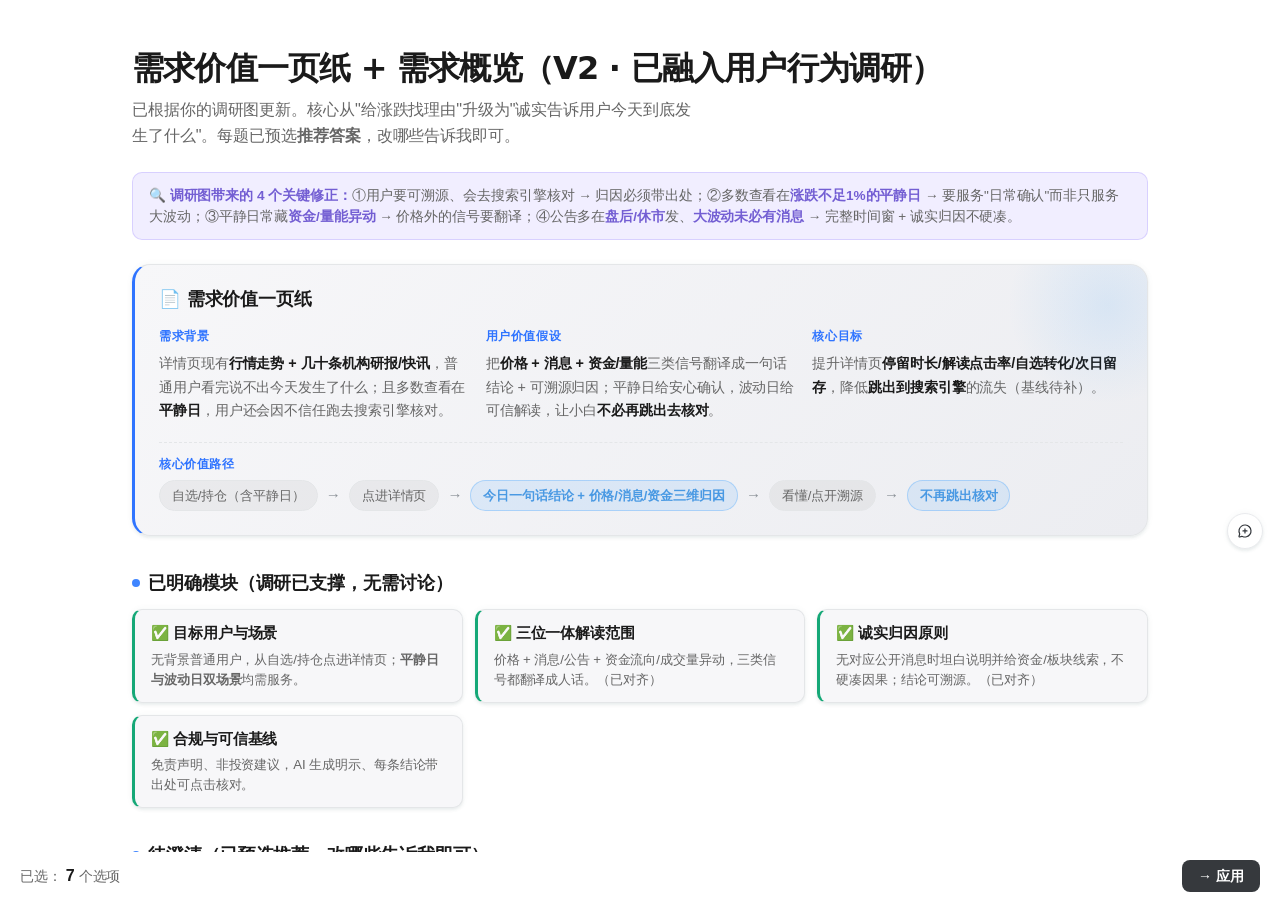
<file: canvas/value-overview-v2.html>
<!DOCTYPE html>
<html lang="zh-CN" data-theme="light">
<head>
  <meta charset="utf-8">
  <meta name="viewport" content="width=device-width, initial-scale=1">
  <title>Flux Brainstorming</title>
  <style>
    /* ─────────────────────────────────────────────────────────────
       Flux Design Token System
       基于 Flux 官方 Design Spec，使用 --f-* 前缀命名。
       默认 light 主题，通过 data-theme="dark" 切换深色模式。
       通过宿主 IframeBox 的 postMessage(ENV_UPDATE) 自动同步主题和语言。
       ───────────────────────────────────────────────────────────── */

    :root {
      /* ── 字体族 ── */
      --f-font-family-zh: 'PingFang SC', 'Noto Sans SC', 'Hiragino Sans GB', 'Helvetica Neue', Arial, sans-serif;
      --f-font-family-en: 'SF Pro Text', -apple-system, BlinkMacSystemFont, 'Segoe UI', sans-serif;
      --f-font-family-code: 'JetBrains Mono', 'SF Mono', 'Menlo', 'Consolas', monospace;
      --f-font-family-display: 'PingFang SC', 'Noto Sans SC', 'SF Pro Display', 'Inter', system-ui, sans-serif;

      --f-font-weight-regular: 400;
      --f-font-weight-medium: 500;
      --f-font-weight-semibold: 600;
      --f-font-weight-bold: 700;
      --f-font-weight-code: 450;

      /* ── 间距 ── */
      --f-spacer-0: 0px;
      --f-spacer-4: 4px;
      --f-spacer-6: 6px;
      --f-spacer-8: 8px;
      --f-spacer-12: 12px;
      --f-spacer-16: 16px;
      --f-spacer-24: 24px;
      --f-spacer-32: 32px;
      --f-spacer-40: 40px;

      /* ── 圆角 ── */
      --f-radius-2: 2px;
      --f-radius-4: 4px;
      --f-radius-6: 6px;
      --f-radius-8: 8px;
      --f-radius-10: 10px;
      --f-radius-full: 9999px;

      /* ── 动效 ── */
      --f-ease-out: cubic-bezier(0.22, 1, 0.36, 1);
      --f-ease-in-out: cubic-bezier(0.65, 0, 0.35, 1);
      --f-dur-fast: 120ms;
      --f-dur-base: 200ms;
      --f-dur-slow: 320ms;
    }

    /* ── Dark 主题（默认） ── */
    :root,
    [data-theme="dark"] {
      --f-bg-bg-base-default: #202328;
      --f-bg-bg-base-secondary: #141517;
      --f-bg-bg-base-tertiary: #212225;
      --f-bg-bg-overlay-l1: #e0e6f20a;
      --f-bg-bg-overlay-l2: #e0e6f20f;
      --f-bg-bg-overlay-l3: #e0e6f214;
      --f-bg-bg-overlay-l4: #e0e6f21f;
      --f-bg-bg-menu: #202123;
      --f-bg-bg-brand: #62cbff;
      --f-bg-bg-brand-hover: #34b3f2;
      --f-bg-bg-brand-sub: #1577f9;
      --f-bg-bg-invert: #dadde5;

      --f-text-text-default: #eeeeee;
      --f-text-text-secondary: #9599a6;
      --f-text-text-tertiary: #666b75;
      --f-text-text-disabled: #555a63;
      --f-text-text-brand: #25b6ff;
      --f-text-text-onbrand: #0c0c0d;

      --f-icon-icon-default: #dadce1;
      --f-icon-icon-secondary: #9599a6;
      --f-icon-icon-tertiary: #666b75;
      --f-icon-icon-brand: #25b6ff;

      --f-border-border-neutral-l1: #242428;
      --f-border-border-neutral-l2: #303135;
      --f-border-border-neutral-l3: #39393e;
      --f-border-border-brand: #25b6ff;
      --f-border-border-brand-sub: #1577f9;

      --f-accent-accent-teal: #2dd288;
      --f-accent-accent-coral: #ff9392;
      --f-accent-accent-amber: #dcb364;
      --f-accent-accent-cyan: #04cbe5;
      --f-accent-accent-blue: #7bb8ff;
      --f-accent-accent-magenta: #ec93ff;
      --f-accent-accent-violet: #bfa5ff;

      --f-status-success-default: #33c192;
      --f-status-alert-default: #e9b721;
      --f-status-warning-default: #f38612;
      --f-status-error-default: #f65a5a;
      --f-status-primary-default: #387bff;

      --f-tag-tag-blue-text: #68b1ee;
      --f-tag-tag-blue-bg: #6dbdff33;
      --f-tag-tag-blue-border: #6dbdff4d;
      --f-tag-tag-green-text: #61c490;
      --f-tag-tag-green-bg: #60dc9a33;
      --f-tag-tag-green-border: #60dc9a4d;
      --f-tag-tag-red-text: #f07676;
      --f-tag-tag-red-bg: #f7606029;
      --f-tag-tag-red-border: #f760604d;
      --f-tag-tag-purple-text: #a291f0;
      --f-tag-tag-purple-bg: #a48fff1f;
      --f-tag-tag-purple-border: #a48fff4d;

      --f-shadow-elevation-100:
        0 0.5px 0 0 rgba(255, 255, 255, 0.06) inset,
        0 0.5px 0 0 rgba(255, 255, 255, 0.06),
        0 2px 6px 0 rgba(0, 0, 0, 0.2);
      --f-shadow-elevation-200:
        0 0.5px 0 0 rgba(255, 255, 255, 0.06) inset,
        0 4px 8px 0 rgba(0, 0, 0, 0.3);
      --f-shadow-elevation-300:
        0 0.5px 0 0 rgba(255, 255, 255, 0.08) inset,
        0 6px 12px 0 rgba(0, 0, 0, 0.4);
    }

    /* ── Light 主题 ── */
    [data-theme="light"] {
      --f-bg-bg-base-default: #f7f7f9;
      --f-bg-bg-base-secondary: #ffffff;
      --f-bg-bg-base-tertiary: #ecedf1;
      --f-bg-bg-overlay-l1: #8888880f;
      --f-bg-bg-overlay-l2: #8888881a;
      --f-bg-bg-overlay-l3: #88888824;
      --f-bg-bg-overlay-l4: #88888833;
      --f-bg-bg-menu: #ffffff;
      --f-bg-bg-brand: #58c7ff;
      --f-bg-bg-brand-hover: #7dd4ff;
      --f-bg-bg-brand-sub: #4495ff;
      --f-bg-bg-invert: #36393d;

      --f-text-text-default: #1a1a1a;
      --f-text-text-secondary: #666666;
      --f-text-text-tertiary: #8a9096;
      --f-text-text-disabled: #b2b2b2;
      --f-text-text-brand: #009ce9;
      --f-text-text-onbrand: #090a0b;

      --f-icon-icon-default: #31353a;
      --f-icon-icon-secondary: #5b6066;
      --f-icon-icon-tertiary: #8a9096;
      --f-icon-icon-brand: #58c7ff;

      --f-border-border-neutral-l1: #e9eaed;
      --f-border-border-neutral-l2: #e4e6e8;
      --f-border-border-neutral-l3: #dfdfe0;
      --f-border-border-brand: #58c7ff;
      --f-border-border-brand-sub: #4495ff;

      --f-accent-accent-teal: #00b983;
      --f-accent-accent-coral: #ff6b45;
      --f-accent-accent-amber: #f2a90c;
      --f-accent-accent-cyan: #00b6f5;
      --f-accent-accent-blue: #3f85ff;
      --f-accent-accent-magenta: #f53cff;
      --f-accent-accent-violet: #9570ff;

      --f-status-success-default: #15a877;
      --f-status-alert-default: #fec700;
      --f-status-warning-default: #ff9b36;
      --f-status-error-default: #fa5246;
      --f-status-primary-default: #2f74ff;

      --f-tag-tag-blue-text: #4999e3;
      --f-tag-tag-blue-bg: #389efe1f;
      --f-tag-tag-blue-border: #389efe4d;
      --f-tag-tag-green-text: #32a767;
      --f-tag-tag-green-bg: #3ab6721f;
      --f-tag-tag-green-border: #3ab6724d;
      --f-tag-tag-red-text: #dc5353;
      --f-tag-tag-red-bg: #ff3e3e1f;
      --f-tag-tag-red-border: #ff3e3e47;
      --f-tag-tag-purple-text: #735ed3;
      --f-tag-tag-purple-bg: #8b71ff1f;
      --f-tag-tag-purple-border: #8b71ff3d;

      --f-shadow-elevation-100:
        0 0 6px 0 rgba(93, 113, 121, 0.06),
        0 2px 3px 0 rgba(93, 113, 121, 0.1);
      --f-shadow-elevation-200:
        0 2px 6px 0 rgba(93, 113, 121, 0.08),
        0 2px 12px 0 rgba(93, 113, 121, 0.14);
      --f-shadow-elevation-300:
        0 0 2px 0 rgba(93, 113, 121, 0.16),
        0 4px 12px 0 rgba(93, 113, 121, 0.12),
        0 6px 20px 0 rgba(174, 185, 189, 0.2);
    }

    /* ─────────────────────────────────────────────────────────────
       Semantic Aliases — 向后兼容 + fragment 作者快捷引用
       将 Flux 官方 token 映射为更简短的语义别名。
       fragment <style> 块中可使用这些别名覆盖。
       ───────────────────────────────────────────────────────────── */
    :root,
    [data-theme="dark"],
    [data-theme="light"] {
      --bg-app:          var(--f-bg-bg-base-secondary);
      --bg-surface:      var(--f-bg-bg-base-default);
      --bg-subtle:       var(--f-bg-bg-base-tertiary);
      --bg-muted:        var(--f-bg-bg-overlay-l2);
      --border:          var(--f-border-border-neutral-l2);
      --border-strong:   var(--f-border-border-neutral-l3);
      --text-primary:    var(--f-text-text-default);
      --text-secondary:  var(--f-text-text-secondary);
      --text-tertiary:   var(--f-text-text-tertiary);
      --accent:          var(--f-bg-bg-brand);
      --accent-soft:     var(--f-bg-bg-overlay-l3);
      --accent-strong:   var(--f-bg-bg-brand-hover);
      --success:         var(--f-status-success-default);
      --warning:         var(--f-status-warning-default);
      --error:           var(--f-status-error-default);
      --selected-bg:     var(--f-bg-bg-overlay-l3);
      --selected-border: var(--f-border-border-brand);
      --selected-ring:   rgba(37, 182, 255, 0.22);

      --font-display:    var(--f-font-family-display);
      --font-body:       var(--f-font-family-zh);
      --font-mono:       var(--f-font-family-code);

      --radius-xs:       var(--f-radius-6);
      --radius-sm:       var(--f-radius-8);
      --radius-md:       var(--f-radius-10);
      --radius-lg:       18px;
      --radius-xl:       24px;
      --radius-pill:     var(--f-radius-full);

      --shadow-1:        var(--f-shadow-elevation-100);
      --shadow-2:        var(--f-shadow-elevation-200);
      --shadow-3:        var(--f-shadow-elevation-300);
      --shadow-focus:    0 0 0 4px var(--selected-ring);

      --space-1: 0.25rem;
      --space-2: 0.5rem;
      --space-3: 0.75rem;
      --space-4: 1rem;
      --space-5: 1.5rem;
      --space-6: 2rem;
      --space-7: 3rem;
      --space-8: 4rem;

      --ease-out:        var(--f-ease-out);
      --ease-in-out:     var(--f-ease-in-out);
      --dur-fast:        var(--f-dur-fast);
      --dur-base:        var(--f-dur-base);
      --dur-slow:        var(--f-dur-slow);
    }

    /* ── Light 别名覆盖（selected-ring 需要跟随主题变化） ── */
    [data-theme="light"] {
      --selected-ring: rgba(0, 156, 233, 0.18);
    }

    /* ── 字体族切换：英文通过 lang 属性 ── */
    html[lang="en"],
    html[lang^="en-"] {
      --font-body: var(--f-font-family-en);
      --font-display: var(--f-font-family-en);
    }

    /* ─────────────────────────────────────────────────────────────
       Reset & base
       ───────────────────────────────────────────────────────────── */
    *, *::before, *::after { box-sizing: border-box; margin: 0; padding: 0; }
    html, body { height: 100%; overflow: hidden; }

    body {
      font-family: var(--font-body);
      background: var(--bg-app);
      color: var(--text-primary);
      display: flex;
      flex-direction: column;
      line-height: 1.6;
      font-size: 15px;
      letter-spacing: -0.005em;
      -webkit-font-smoothing: antialiased;
      -moz-osx-font-smoothing: grayscale;
      text-rendering: optimizeLegibility;
    }

    ::selection { background: var(--accent-soft); color: var(--accent-strong); }

    /* ─────────────────────────────────────────────────────────────
       Layout chrome (header / main / indicator)
       ───────────────────────────────────────────────────────────── */
    .header {
      background: var(--bg-surface);
      padding: var(--space-3) var(--space-6);
      display: flex;
      justify-content: space-between;
      align-items: center;
      border-bottom: 1px solid var(--border);
      flex-shrink: 0;
      backdrop-filter: saturate(1.2);
    }
    .header h1 {
      font-size: 0.85rem;
      font-weight: 600;
      color: var(--text-secondary);
      letter-spacing: 0.02em;
    }
    .header .status {
      font-size: 0.72rem;
      color: var(--success);
      display: flex;
      align-items: center;
      gap: 0.45rem;
      font-weight: 500;
    }
    .header .status::before {
      content: '';
      width: 7px; height: 7px;
      background: var(--success);
      border-radius: 50%;
      box-shadow: 0 0 0 3px rgba(51, 193, 146, 0.18);
    }

    .main { flex: 1; overflow-y: auto; scroll-behavior: smooth; }
    .main::-webkit-scrollbar { width: 10px; height: 10px; }
    .main::-webkit-scrollbar-track { background: transparent; }
    .main::-webkit-scrollbar-thumb {
      background: var(--border-strong);
      border-radius: var(--radius-pill);
      border: 2px solid var(--bg-app);
    }
    .main::-webkit-scrollbar-thumb:hover { background: var(--text-tertiary); }

    #claude-content {
      padding: var(--space-7) var(--space-6);
      min-height: 100%;
      max-width: 1080px;
      margin: 0 auto;
    }

    .content-section {
      display: none;
      animation: fadeInUp var(--dur-slow) var(--ease-out);
    }
    .content-section.active { display: block; }

    @keyframes fadeInUp {
      from { opacity: 0; transform: translateY(8px); }
      to   { opacity: 1; transform: translateY(0); }
    }

    .indicator-bar {
      background: var(--bg-surface);
      border-top: 1px solid var(--border);
      padding: var(--space-3) var(--space-6);
      flex-shrink: 0;
      text-align: center;
      display: flex;
      align-items: center;
      justify-content: center;
      gap: var(--space-4);
    }
    .indicator-bar span {
      font-size: 0.78rem;
      color: var(--text-secondary);
    }
    .indicator-bar .selected-text {
      color: var(--accent);
      font-weight: 600;
    }

    #nav-btn-up, #nav-btn-down {
      width: 28px; height: 28px;
      border: 1px solid var(--border);
      background: var(--bg-surface);
      color: var(--text-secondary);
      border-radius: var(--radius-sm);
      cursor: pointer;
      font-size: 14px;
      line-height: 1;
      transition: all var(--dur-fast) var(--ease-out);
    }
    #nav-btn-up:hover:not(:disabled),
    #nav-btn-down:hover:not(:disabled) {
      border-color: var(--accent);
      color: var(--accent);
      transform: translateY(-1px);
    }
    #nav-btn-up:disabled, #nav-btn-down:disabled { opacity: 0.35; cursor: not-allowed; }
    #nav-page-count {
      font-family: var(--font-mono);
      font-size: 0.72rem;
      color: var(--text-tertiary);
      min-width: 2.5rem;
    }

    /* ─────────────────────────────────────────────────────────────
       Typography
       ───────────────────────────────────────────────────────────── */
    h1, h2, h3, h4, h5 {
      font-family: var(--font-display);
      color: var(--text-primary);
      line-height: 1.25;
    }
    h2 {
      font-size: 2rem;
      font-weight: 700;
      letter-spacing: -0.02em;
      margin-bottom: var(--space-2);
    }
    h3 {
      font-size: 1.1rem;
      font-weight: 600;
      letter-spacing: -0.01em;
      margin-bottom: var(--space-1);
    }
    h4 {
      font-size: 0.95rem;
      font-weight: 600;
      margin-bottom: var(--space-2);
    }
    p { color: var(--text-primary); }

    .subtitle {
      color: var(--text-secondary);
      font-size: 1.02rem;
      margin-bottom: var(--space-6);
      max-width: 62ch;
    }

    .section { margin-bottom: var(--space-6); }
    .label {
      display: inline-block;
      font-size: 0.68rem;
      color: var(--text-secondary);
      text-transform: uppercase;
      letter-spacing: 0.08em;
      font-weight: 600;
      margin-bottom: var(--space-2);
      padding: 2px 8px;
      background: var(--bg-subtle);
      border-radius: var(--radius-xs);
    }

    code {
      font-family: var(--font-mono);
      font-size: 0.88em;
      background: var(--bg-subtle);
      padding: 0.15em 0.4em;
      border-radius: var(--radius-xs);
      color: var(--accent-strong);
    }
    pre {
      font-family: var(--font-mono);
      font-size: 0.85rem;
      background: var(--bg-subtle);
      border: 1px solid var(--border);
      border-radius: var(--radius-md);
      padding: var(--space-4);
      overflow-x: auto;
      margin-bottom: var(--space-4);
    }
    pre code { background: none; padding: 0; color: inherit; }

    /* ─────────────────────────────────────────────────────────────
       Options (A/B/C choice cards)
       ───────────────────────────────────────────────────────────── */
    .options {
      display: flex;
      flex-direction: column;
      gap: var(--space-3);
    }
    .option {
      position: relative;
      background: var(--bg-surface);
      border: 1px solid transparent;
      border-radius: var(--radius-md);
      padding: var(--space-4) var(--space-5);
      cursor: pointer;
      transition: border-color var(--dur-fast) var(--ease-out),
                  transform var(--dur-fast) var(--ease-out),
                  box-shadow var(--dur-base) var(--ease-out),
                  background var(--dur-fast) var(--ease-out);
      display: flex;
      align-items: flex-start;
      gap: var(--space-4);
    }
    .option:hover {
      border-color: var(--border-strong);
      transform: translateY(-1px);
      box-shadow: var(--shadow-2);
    }
    .option.selected {
      background: var(--selected-bg);
      border-color: var(--selected-border);
      box-shadow: var(--shadow-focus), var(--shadow-2);
    }
    .option .letter {
      background: var(--bg-muted);
      color: var(--text-secondary);
      width: 2rem; height: 2rem;
      border-radius: var(--radius-sm);
      display: flex; align-items: center; justify-content: center;
      font-family: var(--font-display);
      font-weight: 700;
      font-size: 0.9rem;
      flex-shrink: 0;
      transition: all var(--dur-base) var(--ease-out);
    }
    .option.selected .letter {
      background: var(--accent);
      color: var(--f-text-text-onbrand);
      transform: scale(1.05);
    }
    .option .content { flex: 1; min-width: 0; }
    .option .content h3 {
      font-size: 1rem;
      margin-bottom: var(--space-1);
    }
    .option .content p {
      color: var(--text-secondary);
      font-size: 0.9rem;
      margin: 0;
    }

    /* ─────────────────────────────────────────────────────────────
       Cards (visual design options)
       ───────────────────────────────────────────────────────────── */
    .cards {
      display: grid;
      grid-template-columns: repeat(auto-fit, minmax(280px, 1fr));
      gap: var(--space-5);
    }
    .card {
      background: var(--bg-surface);
      border: 1px solid transparent;
      border-radius: var(--radius-lg);
      overflow: hidden;
      cursor: pointer;
      transition: transform var(--dur-base) var(--ease-out),
                  box-shadow var(--dur-base) var(--ease-out),
                  border-color var(--dur-fast) var(--ease-out);
      display: flex;
      flex-direction: column;
    }
    .card:hover {
      border-color: var(--border-strong);
      transform: translateY(-3px);
      box-shadow: var(--shadow-3);
    }
    .card.selected {
      border-color: var(--selected-border);
      box-shadow: var(--shadow-focus), var(--shadow-3);
    }
    .card-image {
      background:
        linear-gradient(135deg, var(--bg-subtle) 0%, var(--bg-muted) 100%);
      aspect-ratio: 16 / 10;
      display: flex;
      align-items: center;
      justify-content: center;
      overflow: hidden;
      position: relative;
    }
    .card-body { padding: var(--space-5); }
    .card-body h3 { margin-bottom: var(--space-1); }
    .card-body p { color: var(--text-secondary); font-size: 0.9rem; }

    /* ─────────────────────────────────────────────────────────────
       Mockup containers
       ───────────────────────────────────────────────────────────── */
    .mockup {
      background: var(--bg-surface);
      border: 1px solid var(--border);
      border-radius: var(--radius-lg);
      overflow: hidden;
      margin-bottom: var(--space-5);
      box-shadow: var(--shadow-2);
    }
    .mockup-header {
      background: var(--bg-subtle);
      padding: var(--space-2) var(--space-4);
      font-size: 0.75rem;
      color: var(--text-secondary);
      border-bottom: 1px solid var(--border);
      font-weight: 500;
      display: flex;
      align-items: center;
      gap: var(--space-2);
    }
    .mockup-header::before {
      content: '';
      width: 8px; height: 8px;
      border-radius: 50%;
      background: var(--border-strong);
      box-shadow: 14px 0 0 var(--border-strong), 28px 0 0 var(--border-strong);
      margin-right: 28px;
    }
    .mockup-body { padding: var(--space-5); }

    .mobile-mockup {
      max-width: 375px;
      margin: 0 auto var(--space-5) auto;
      border: 10px solid var(--f-bg-bg-base-secondary);
      border-radius: 40px;
      overflow: hidden;
      background: var(--bg-surface);
      box-shadow: var(--shadow-3);
      position: relative;
    }
    .mobile-mockup::before {
      content: '';
      position: absolute;
      top: 10px; left: 50%;
      transform: translateX(-50%);
      width: 110px; height: 22px;
      background: var(--f-bg-bg-base-secondary);
      border-radius: 0 0 14px 14px;
      z-index: 2;
    }
    .mobile-mockup .mockup-header {
      background: var(--bg-subtle);
      padding: var(--space-4) var(--space-3) var(--space-2);
      text-align: center;
      font-size: 0.78rem;
      font-weight: 600;
      color: var(--text-primary);
      border-bottom: 1px solid var(--border);
    }
    .mobile-mockup .mockup-header::before { display: none; }
    .mobile-mockup .mockup-body {
      min-height: 600px;
      padding: var(--space-5);
      position: relative;
    }

    /* ─────────────────────────────────────────────────────────────
       Layout utilities
       ───────────────────────────────────────────────────────────── */
    .split {
      display: grid;
      grid-template-columns: 1fr 1fr;
      gap: var(--space-5);
    }
    @media (max-width: 800px) { .split { grid-template-columns: 1fr; } }

    .pros-cons {
      display: grid;
      grid-template-columns: 1fr 1fr;
      gap: var(--space-4);
      margin: var(--space-4) 0;
    }
    .pros, .cons {
      background: var(--bg-surface);
      border-radius: var(--radius-md);
      padding: var(--space-4);
    }
    .pros h4 {
      color: var(--success);
      font-size: 0.78rem;
      text-transform: uppercase;
      letter-spacing: 0.06em;
      margin-bottom: var(--space-3);
      display: flex;
      align-items: center;
      gap: var(--space-2);
    }
    .cons h4 {
      color: var(--error);
      font-size: 0.78rem;
      text-transform: uppercase;
      letter-spacing: 0.06em;
      margin-bottom: var(--space-3);
      display: flex;
      align-items: center;
      gap: var(--space-2);
    }
    .pros h4::before { content: '✓'; font-size: 1rem; }
    .cons h4::before { content: '✗'; font-size: 1rem; }
    .pros ul, .cons ul {
      margin-left: 1.1rem;
      font-size: 0.9rem;
      color: var(--text-secondary);
    }
    .pros li, .cons li { margin-bottom: var(--space-1); }

    /* ─────────────────────────────────────────────────────────────
       Generic elements
       ───────────────────────────────────────────────────────────── */
    table {
      width: 100%;
      border-collapse: collapse;
      margin-bottom: var(--space-5);
      font-size: 0.9rem;
      background: var(--bg-surface);
      border-radius: var(--radius-md);
      overflow: hidden;
    }
    th, td {
      border-bottom: 1px solid var(--border);
      padding: var(--space-3) var(--space-4);
      text-align: left;
    }
    tr:last-child td { border-bottom: none; }
    th {
      background: var(--bg-subtle);
      font-weight: 600;
      color: var(--text-secondary);
      font-size: 0.78rem;
      text-transform: uppercase;
      letter-spacing: 0.05em;
    }
    tr:hover td { background: var(--bg-subtle); }

    ul, ol { padding-left: 1.4rem; margin-bottom: var(--space-4); }
    li { margin-bottom: var(--space-1); }

    a {
      color: var(--f-text-text-brand);
      text-decoration: none;
      border-bottom: 1px solid transparent;
      transition: border-color var(--dur-fast);
    }
    a:hover { border-bottom-color: var(--f-text-text-brand); }

    hr {
      border: none;
      border-top: 1px solid var(--border);
      margin: var(--space-6) 0;
    }

    /* ─────────────────────────────────────────────────────────────
       Wireframe / placeholder
       ───────────────────────────────────────────────────────────── */
    .placeholder {
      background: linear-gradient(
        90deg,
        var(--bg-subtle) 0%,
        var(--bg-muted) 50%,
        var(--bg-subtle) 100%
      );
      background-size: 200% 100%;
      animation: shimmer 2s linear infinite;
      border-radius: var(--radius-md);
      padding: var(--space-6);
      text-align: center;
      color: var(--text-tertiary);
      font-size: 0.85rem;
    }
    @keyframes shimmer {
      0% { background-position: 200% 0; }
      100% { background-position: -200% 0; }
    }

    .mock-nav {
      background: linear-gradient(135deg, var(--accent) 0%, var(--accent-strong) 100%);
      color: var(--f-text-text-onbrand);
      padding: var(--space-3) var(--space-5);
      display: flex;
      gap: var(--space-5);
      font-size: 0.9rem;
      font-weight: 500;
      border-radius: var(--radius-sm) var(--radius-sm) 0 0;
    }
    .mock-sidebar {
      background: var(--bg-subtle);
      padding: var(--space-4);
      min-width: 200px;
      border-right: 1px solid var(--border);
      font-size: 0.88rem;
      color: var(--text-secondary);
    }
    .mock-content {
      padding: var(--space-5);
      flex: 1;
      min-width: 0;
    }
    .mock-button {
      background: var(--accent);
      color: var(--f-text-text-onbrand);
      border: none;
      padding: var(--space-2) var(--space-4);
      border-radius: var(--radius-sm);
      font-size: 0.88rem;
      font-weight: 500;
      cursor: pointer;
      transition: all var(--dur-fast) var(--ease-out);
      box-shadow: var(--shadow-1);
    }
    .mock-button:hover {
      background: var(--accent-strong);
      transform: translateY(-1px);
      box-shadow: var(--shadow-2);
    }
    .mock-input {
      background: var(--bg-surface);
      border: 1px solid var(--border);
      border-radius: var(--radius-sm);
      padding: var(--space-2) var(--space-3);
      width: 100%;
      font-family: inherit;
      font-size: 0.9rem;
      color: var(--text-primary);
      transition: border-color var(--dur-fast), box-shadow var(--dur-fast);
    }
    .mock-input:focus {
      outline: none;
      border-color: var(--f-border-border-brand);
      box-shadow: var(--shadow-focus);
    }

    /* ─────────────────────────────────────────────────────────────
       Flux Tag styles
       ───────────────────────────────────────────────────────────── */
    .flux-tag {
      display: inline-block;
      padding: 2px 8px;
      border-radius: var(--f-radius-4);
      font-size: 12px;
      line-height: 18px;
      border: 1px solid;
    }
    .flux-tag-blue { color: var(--f-tag-tag-blue-text); background: var(--f-tag-tag-blue-bg); border-color: var(--f-tag-tag-blue-border); }
    .flux-tag-green { color: var(--f-tag-tag-green-text); background: var(--f-tag-tag-green-bg); border-color: var(--f-tag-tag-green-border); }
    .flux-tag-red { color: var(--f-tag-tag-red-text); background: var(--f-tag-tag-red-bg); border-color: var(--f-tag-tag-red-border); }
    .flux-tag-purple { color: var(--f-tag-tag-purple-text); background: var(--f-tag-tag-purple-bg); border-color: var(--f-tag-tag-purple-border); }

    /* ─────────────────────────────────────────────────────────────
       Utility classes
       ───────────────────────────────────────────────────────────── */
    .badge {
      display: inline-flex;
      align-items: center;
      gap: 0.3rem;
      padding: 0.2rem 0.6rem;
      background: var(--accent-soft);
      color: var(--accent);
      border-radius: var(--radius-pill);
      font-size: 0.72rem;
      font-weight: 600;
      letter-spacing: 0.02em;
    }
    .stack-sm > * + * { margin-top: var(--space-2); }
    .stack-md > * + * { margin-top: var(--space-4); }
    .stack-lg > * + * { margin-top: var(--space-6); }
    .text-muted { color: var(--text-secondary); }
    .text-subtle { color: var(--text-tertiary); }
    .surface {
      background: var(--bg-surface);
      border-radius: var(--radius-md);
      padding: var(--space-5);
    }

    /* Reduce motion */
    @media (prefers-reduced-motion: reduce) {
      *, *::before, *::after {
        animation-duration: 0.01ms !important;
        transition-duration: 0.01ms !important;
      }
    }

    /* FROZEN — 协议见 visual-companion.md */
.mc-footer {
  position: fixed;
  left: 0;
  right: 0;
  bottom: 0;
  z-index: 1000;
  display: flex;
  align-items: center;
  justify-content: space-between;
  height: 48px;
  padding: 0 20px;
  background-color: var(--f-bg-bg-menu);
}

/* 覆盖 inline hidden 的隐藏方式，确保 display 与 flex 切换可控 */
.mc-footer[hidden] {
  display: none;
}

.mc-footer-info {
  display: flex;
  align-items: center;
  font-size: 14px;
  line-height: 22px;
  font-weight: var(--f-font-weight-regular);
  color: var(--f-text-text-secondary);
}

.mc-footer-count {
  color: var(--f-text-text-default);
  font-size: 16px;
  line-height: 24px;
  font-weight: var(--f-font-weight-semibold);
  margin: 0;
}

/* 计数区：组内数字与文案 4px，两组之间 12px（设计稿 node 340-18924） */
.mc-footer-default {
  display: inline-flex;
  align-items: center;
  gap: var(--f-spacer-12);
}
.mc-footer-stat,
.mc-footer-annos {
  display: inline-flex;
  align-items: center;
  gap: var(--f-spacer-4);
}
.mc-footer-annos[hidden] {
  display: none;
}
.mc-footer-anno-count {
  color: var(--f-text-text-default);
  font-size: 16px;
  line-height: 24px;
  font-weight: var(--f-font-weight-semibold);
  margin: 0;
}

/* 默认态 / 批注态 文案切换：默认只显示 default，批注态只显示 annotating */
.mc-footer-annotating {
  display: none;
}
body.mc-anno-active .mc-footer-default {
  display: none;
}
body.mc-anno-active .mc-footer-annotating[data-lang='zh'] {
  display: inline;
}
html[lang='en'] body.mc-anno-active .mc-footer-annotating[data-lang='zh'],
html[lang^='en-'] body.mc-anno-active .mc-footer-annotating[data-lang='zh'] {
  display: none;
}
html[lang='en'] body.mc-anno-active .mc-footer-annotating[data-lang='en'],
html[lang^='en-'] body.mc-anno-active .mc-footer-annotating[data-lang='en'] {
  display: inline;
}

.mc-footer-actions {
  position: relative;
  display: flex;
  align-items: center;
  gap: var(--f-spacer-8);
}

.mc-footer-submit-tip {
  position: absolute;
  right: 0;
  bottom: calc(100% + 8px);
  display: none;
  padding: 7px var(--f-spacer-8);
  border: 1px solid var(--f-border-border-neutral-l1);
  border-radius: var(--f-radius-8);
  background-color: var(--f-bg-bg-base-secondary);
  color: var(--f-text-text-default);
  box-shadow: var(--f-shadow-elevation-100);
  font-size: 12px;
  line-height: 18px;
  white-space: nowrap;
  pointer-events: none;
}
body.mc-anno-active .mc-footer-actions:hover .mc-footer-submit-tip,
body.mc-anno-active .mc-footer-actions:focus-within .mc-footer-submit-tip {
  display: block;
}

.mc-footer-submit {
  display: inline-flex;
  align-items: center;
  justify-content: center;
  gap: var(--f-spacer-4);
  height: 32px;
  padding: 0 var(--f-spacer-16);
  border: none;
  border-radius: 8px;
  background-color: var(--f-bg-bg-invert);
  color: var(--f-bg-bg-base-secondary);
  font-family: inherit;
  font-size: 14px;
  line-height: 1;
  font-weight: var(--f-font-weight-semibold);
  cursor: pointer;
  transition:
    background-color 0.15s ease,
    opacity 0.15s ease;
}

.mc-footer-submit:hover:not(:disabled) {
  opacity: 0.85;
}

.mc-footer-submit:active:not(:disabled) {
  opacity: 0.7;
}

.mc-footer-submit:disabled {
  opacity: 0.5;
  cursor: not-allowed;
}

.mc-footer-submit-arrow {
  display: inline-flex;
  align-items: center;
  font-size: 14px;
  line-height: 1;
}

body.has-mc-footer {
  padding-bottom: 48px;
}

[data-mc-toggle] {
  cursor: pointer;
  user-select: none;
}
[data-mc-toggle][aria-disabled='true'],
[data-mc-toggle][disabled] {
  cursor: not-allowed;
  opacity: 0.5;
}
[data-mc-toggle]:focus-visible {
  outline: 2px solid var(--f-border-border-brand);
  outline-offset: 2px;
}

.mc-footer [data-lang='en'] {
  display: none;
}
html[lang='en'] .mc-footer [data-lang='zh'],
html[lang^='en-'] .mc-footer [data-lang='zh'] {
  display: none;
}
html[lang='en'] .mc-footer [data-lang='en'],
html[lang^='en-'] .mc-footer [data-lang='en'] {
  display: inline;
}

/* ══════════════════════════════════════════════════════════════
   批注（Annotation）—— 见 visual-companion.md「批注模式」
   ══════════════════════════════════════════════════════════════ */

/* ── 右下角批注入口按钮（三态：默认 / 激活 / hover tooltip） ── */
.mc-anno-toggle {
  position: fixed;
  right: 17px;
  top: calc(50% + 63px); /* 与宿主分页器同轴，并保持设计稿标注的 12px 间距 */
  z-index: 1001;
  display: inline-flex;
  align-items: center;
  justify-content: center;
  width: 36px;
  height: 36px;
  box-sizing: border-box;
  padding: 2px;
  border: 1px solid var(--f-border-border-neutral-l1);
  border-radius: var(--f-radius-full);
  background-color: var(--f-bg-bg-base-secondary);
  color: var(--f-icon-icon-default);
  cursor: pointer;
  box-shadow: var(--f-shadow-elevation-100);
  transition:
    color var(--f-dur-fast) var(--f-ease-out),
    background-color var(--f-dur-fast) var(--f-ease-out),
    border-color var(--f-dur-fast) var(--f-ease-out);
}
.mc-anno-toggle[hidden] {
  display: none;
}
/* hover：overlay-l1 圆形底色，不带描边和阴影（设计稿 node 340-18284） */
.mc-anno-toggle:hover {
  background-color: var(--f-bg-bg-base-secondary);
  background-image: linear-gradient(
    var(--f-bg-bg-overlay-l1),
    var(--f-bg-bg-overlay-l1)
  );
  border-color: transparent;
  box-shadow: none;
}
/* 激活态：深色实心圆钮 + 反色图标（对齐设计稿 node 340-18441）。
   底色用 --f-bg-bg-invert，图标用 --f-bg-bg-base-secondary（与 invert 天然反色，
   亮/暗主题下均保证对比度）。 */
.mc-anno-toggle[aria-pressed='true'] {
  background-color: var(--f-bg-bg-invert);
  background-image: none;
  border-color: var(--f-bg-bg-invert);
  color: var(--f-bg-bg-base-secondary);
}
.mc-anno-toggle-icon {
  display: inline-flex;
  align-items: center;
  justify-content: center;
}
.mc-anno-toggle-icon svg {
  width: 16px;
  height: 16px;
}

/* 入口按钮左侧 tooltip（打开/关闭批注模式）——浅色（对齐设计稿 node 340-19418）：
   白底 + neutral-l1 描边 + text-default 深字 + radius-8 + 12/18 字 + 柔和阴影 */
.mc-anno-toggle-tip {
  position: absolute;
  right: calc(100% + 8px);
  top: 50%;
  transform: translateY(-50%);
  display: none;
  white-space: nowrap;
  padding: 7px var(--f-spacer-8);
  border-radius: var(--f-radius-8);
  background-color: var(--f-bg-bg-base-secondary);
  border: 1px solid var(--f-border-border-neutral-l1);
  color: var(--f-text-text-default);
  font-size: 12px;
  line-height: 18px;
  pointer-events: none;
  box-shadow: var(--f-shadow-elevation-100);
}
.mc-anno-toggle:hover .mc-anno-toggle-tip[data-lang='zh'] {
  display: inline-block;
}
/* tooltip 语言可见性（默认中文，英文环境切换） */
.mc-anno-toggle-tip[data-lang='en'] {
  display: none;
}
html[lang='en'] .mc-anno-toggle:hover .mc-anno-toggle-tip[data-lang='zh'],
html[lang^='en-'] .mc-anno-toggle:hover .mc-anno-toggle-tip[data-lang='zh'] {
  display: none;
}
html[lang='en'] .mc-anno-toggle:hover .mc-anno-toggle-tip[data-lang='en'],
html[lang^='en-'] .mc-anno-toggle:hover .mc-anno-toggle-tip[data-lang='en'] {
  display: inline-block;
}

/* ── 批注模式下的画布交互 ── */
/* 不可批注区域统一弱化，当前已选选项抬高到遮罩之上
   （设计稿 node 654-20188）。遮罩使用主题背景 token，同时适配明暗主题。 */
body.mc-anno-active::before {
  content: '';
  position: fixed;
  inset: 0;
  z-index: 900;
  background-color: var(--f-bg-bg-base-secondary);
  opacity: 0.5;
  pointer-events: none;
}
body.mc-anno-active #claude-content {
  pointer-events: none;
}
body.mc-anno-active .mc-anno-target {
  position: relative;
  z-index: 901;
  pointer-events: auto;
}

/* 自定义评论光标：完整复用设计稿 node 340-18345 导出的 SVG（含白色衬底与双层阴影）。
   ⚠️ CSS cursor 的 SVG data-uri 无法引用 --f-* 变量，图标颜色固定取设计稿中
   icon-default / icon-onaccent 的 light 色值；光标由系统层绘制，属 token 规则例外。 */
body.mc-anno-active .mc-anno-target {
  cursor:
    url('data:image/svg+xml;utf8,<svg xmlns="http://www.w3.org/2000/svg" width="39" height="39" viewBox="0 0 39 39" fill="none"><g filter="url(%23filter0_dd_340_18345)"><path d="M10.1584 23.5083C10.3054 23.8792 10.3381 24.2856 10.2524 24.6753L9.18736 27.9652C9.15305 28.1321 9.16192 28.3049 9.21314 28.4674C9.26436 28.6298 9.35622 28.7765 9.48003 28.8935C9.60383 29.0105 9.75547 29.0939 9.92056 29.1359C10.0857 29.1778 10.2587 29.1769 10.4234 29.1332L13.8364 28.1352C14.2041 28.0623 14.5849 28.0942 14.9354 28.2272C17.0707 29.2245 19.4897 29.4354 21.7655 28.823C24.0413 28.2105 26.0276 26.8139 27.374 24.8796C28.7205 22.9454 29.3405 20.5977 29.1246 18.2509C28.9088 15.904 27.871 13.7088 26.1944 12.0526C24.5178 10.3963 22.31 9.38542 19.9607 9.19828C17.6114 9.01114 15.2715 9.65976 13.3538 11.0297C11.4361 12.3997 10.0639 14.4029 9.47926 16.686C8.89462 18.969 9.13513 21.3852 10.1584 23.5083Z" fill="white"/><path d="M12.6276 10.0124C14.7849 8.47138 17.4174 7.74132 20.0602 7.95184C22.7031 8.16242 25.1868 9.30051 27.0729 11.1638C28.959 13.027 30.127 15.4963 30.3698 18.1364C30.6126 20.7765 29.9147 23.4175 28.4001 25.5934C26.8854 27.7695 24.6507 29.3409 22.0905 30.03C19.5565 30.712 16.8653 30.4847 14.4811 29.3923C14.3619 29.349 14.2341 29.3374 14.1091 29.3571L10.7741 30.3327C10.7641 30.3356 10.7539 30.3388 10.7438 30.3415C10.3735 30.4397 9.98429 30.4417 9.61296 30.3474C9.24165 30.253 8.90025 30.0655 8.62175 29.8024C8.34324 29.5392 8.13642 29.2089 8.02116 28.8434C7.90594 28.478 7.88541 28.0889 7.96257 27.7136L7.99773 27.5807L9.03679 24.3718C9.05911 24.2416 9.04775 24.1081 9.00163 23.9841C7.87731 21.6118 7.61661 18.9204 8.26823 16.3757C8.92598 13.8073 10.4703 11.5535 12.6276 10.0124Z" stroke="white" stroke-width="2.5" stroke-linecap="round" stroke-linejoin="round"/></g><path d="M10.1584 23.5083C10.3054 23.8792 10.3381 24.2856 10.2524 24.6753L9.18736 27.9652C9.15305 28.1321 9.16192 28.3049 9.21314 28.4674C9.26436 28.6298 9.35622 28.7765 9.48003 28.8935C9.60383 29.0105 9.75547 29.0939 9.92056 29.1359C10.0857 29.1778 10.2587 29.1769 10.4234 29.1332L13.8364 28.1352C14.2041 28.0623 14.5849 28.0942 14.9354 28.2272C17.0707 29.2245 19.4897 29.4354 21.7655 28.823C24.0413 28.2105 26.0276 26.8139 27.374 24.8796C28.7205 22.9454 29.3405 20.5977 29.1246 18.2509C28.9088 15.904 27.871 13.7088 26.1944 12.0526C24.5178 10.3963 22.31 9.38542 19.9607 9.19828C17.6114 9.01114 15.2715 9.65976 13.3538 11.0297C11.4361 12.3997 10.0639 14.4029 9.47926 16.686C8.89462 18.969 9.13513 21.3852 10.1584 23.5083Z" fill="white" stroke="%2331353A" stroke-width="2" stroke-linecap="round" stroke-linejoin="round"/><path d="M15.7858 19.1179H22.4525" stroke="%2331353A" stroke-width="2" stroke-linecap="round" stroke-linejoin="round"/><path d="M19.1178 15.7847V22.4514" stroke="%2331353A" stroke-width="2" stroke-linecap="round" stroke-linejoin="round"/><defs><filter id="filter0_dd_340_18345" x="4.76837e-06" y="2.00272e-05" width="38.3333" height="38.3333" filterUnits="userSpaceOnUse" color-interpolation-filters="sRGB"><feFlood flood-opacity="0" result="BackgroundImageFix"/><feColorMatrix in="SourceAlpha" type="matrix" values="0 0 0 0 0 0 0 0 0 0 0 0 0 0 0 0 0 0 127 0" result="hardAlpha"/><feOffset/><feGaussianBlur stdDeviation="3.33333"/><feComposite in2="hardAlpha" operator="out"/><feColorMatrix type="matrix" values="0 0 0 0 0.52549 0 0 0 0 0.541176 0 0 0 0 0.596078 0 0 0 0.08 0"/><feBlend mode="normal" in2="BackgroundImageFix" result="effect1_dropShadow_340_18345"/><feColorMatrix in="SourceAlpha" type="matrix" values="0 0 0 0 0 0 0 0 0 0 0 0 0 0 0 0 0 0 127 0" result="hardAlpha"/><feOffset dy="3.33333"/><feGaussianBlur stdDeviation="1.66667"/><feComposite in2="hardAlpha" operator="out"/><feColorMatrix type="matrix" values="0 0 0 0 0.525311 0 0 0 0 0.541465 0 0 0 0 0.595309 0 0 0 0.16 0"/><feBlend mode="normal" in2="effect1_dropShadow_340_18345" result="effect2_dropShadow_340_18345"/><feBlend mode="normal" in="SourceGraphic" in2="effect2_dropShadow_340_18345" result="shape"/></filter></defs></svg>')
      9 30,
    pointer;
}
/* 批注模式下：已带标记的 option 不再显示评论光标（仅标记可交互） */
body.mc-anno-active .mc-anno-has-marker {
  cursor: default;
}
/* 批注模式下的 hover 反馈：只高亮"当前会锚定的那个载体"（由 JS 打 .mc-anno-hover）。
   嵌套时内层载体优先，故仅内层亮、外层不亮，避免"内外层同时描边"的歧义。
   已带标记的载体不再提示。 */
body.mc-anno-active .mc-anno-hover:not(.mc-anno-has-marker) {
  outline: 2px dashed var(--f-border-border-brand);
  outline-offset: 2px;
  border-radius: var(--radius-sm);
}
/* 批注模式下未选项完全退出命中测试，仅保留当前选中项的批注交互 */
body.mc-anno-active .option:not(.selected),
body.mc-anno-active .card:not(.selected) {
  pointer-events: none;
  cursor: default;
}
/* 批注模式下抑制选项原有的 hover 位移 / 阴影反馈 */
body.mc-anno-active .option:hover,
body.mc-anno-active .card:hover {
  transform: none;
  box-shadow: none;
}

/* ── option 上的批注气泡标记 ── */
/* 承载标记的元素需建立定位上下文（.option 默认已 relative，.card 兜底）；
   .card 默认 overflow:hidden 会裁掉溢出的标记气泡，带标记时放开 */
.mc-anno-has-marker {
  position: relative;
}
.card.mc-anno-has-marker {
  overflow: visible;
}
.mc-anno-marker {
  position: absolute;
  top: -16px;
  right: 16px;
  z-index: 6;
  display: inline-flex;
  align-items: center;
  justify-content: center;
  width: 24px;
  height: 24px;
  border: none;
  border-radius: 0;
  background: transparent;
  color: var(--f-bg-bg-brand-sub);
  cursor: pointer;
  padding: 0;
  overflow: visible;
}
.mc-anno-marker.mc-anno-marker-positioned {
  right: auto;
  transform: translateY(-100%);
}
.mc-anno-marker svg {
  flex: none;
  width: 34px;
  height: 34px;
  overflow: visible;
}

/* hover 标记时的内容浮层（只读预览）。
   浮层挂在 body 上、按视口坐标定位（body 不滚动，滚动发生在 .main） */
.mc-anno-preview {
  position: fixed;
  z-index: 1002;
  max-width: 280px;
  padding: 8px 12px;
  border-radius: var(--f-radius-8);
  background-color: var(--f-bg-bg-menu);
  color: var(--f-text-text-default);
  font-size: 13px;
  line-height: 20px;
  box-shadow: var(--f-shadow-elevation-200);
  border: 1px solid var(--f-border-border-neutral-l2);
  white-space: pre-wrap;
  word-break: break-word;
  pointer-events: none;
}
.mc-anno-preview[hidden] {
  display: none;
}

/* ── 添加 / 编辑评论弹窗 ── */
.mc-anno-popover {
  position: fixed;
  z-index: 1003;
  display: flex;
  flex-direction: column;
  align-items: flex-start;
  gap: var(--f-spacer-16);
  width: 360px;
  max-width: calc(100vw - 16px);
  padding: 12px;
  border-radius: var(--f-radius-8);
  background-color: var(--f-bg-bg-base-secondary);
  border: 1px solid var(--f-border-border-neutral-l1);
  box-shadow: var(--f-shadow-elevation-300);
}
.mc-anno-popover[hidden] {
  display: none;
}
.mc-anno-popover-head {
  display: flex;
  align-items: center;
  justify-content: space-between;
  width: 100%;
  min-height: 24px;
}
.mc-anno-popover-title {
  font-size: 14px;
  line-height: 22px;
  font-weight: var(--f-font-weight-semibold);
  color: var(--f-text-text-default);
}
.mc-anno-popover-close {
  display: inline-flex;
  align-items: center;
  justify-content: center;
  width: 24px;
  height: 24px;
  border: none;
  border-radius: var(--f-radius-6);
  background: transparent;
  color: var(--f-icon-icon-secondary);
  cursor: pointer;
}
.mc-anno-popover-close svg {
  width: 16px;
  height: 16px;
}
.mc-anno-popover-close:hover {
  background-color: var(--f-bg-bg-overlay-l2);
  color: var(--f-icon-icon-default);
}
/* 多行输入：最多展示 7 行(20px 行高 * 7 = 140px)，超出内部滚动，
   内容区最大高度 340px（含 padding），需求约定 */
.mc-anno-popover-input {
  display: block;
  width: 100%;
  min-height: 68px;
  max-height: 340px;
  box-sizing: border-box;
  padding: 8px 12px;
  border: 1px solid var(--f-border-border-neutral-l1);
  border-radius: var(--f-radius-8);
  background-color: var(--f-bg-bg-overlay-l1);
  color: var(--f-text-text-default);
  font-family: inherit;
  font-size: 13px;
  line-height: 20px;
  resize: none;
  overflow-y: auto;
}
.mc-anno-popover-input::placeholder {
  color: var(--f-text-text-tertiary);
}
.mc-anno-popover-input:focus {
  outline: none;
  border-color: var(--f-border-border-neutral-l1);
}
.mc-anno-popover-input::selection {
  color: var(--f-text-text-default);
  background-color: var(--f-tag-tag-blue-bg);
}
.mc-anno-popover-actions {
  display: flex;
  align-items: center;
  justify-content: flex-end;
  gap: var(--f-spacer-8);
  width: 100%;
  height: 28px;
}
/* 编辑态删除按钮独占左侧，取消 / 确定按钮靠右（设计稿 node 340-19369） */
.mc-anno-popover-delete {
  display: none;
  align-items: center;
  height: 28px;
  margin-right: auto;
  padding: 0 8px;
  border: none;
  border-radius: var(--f-radius-6);
  background: transparent;
  color: var(--f-status-error-default);
  font-family: inherit;
  font-size: 13px;
  font-weight: var(--f-font-weight-medium);
  cursor: pointer;
}
.mc-anno-popover-delete:hover {
  background-color: var(--f-tag-tag-red-bg);
}
.mc-anno-popover.mc-anno-editing .mc-anno-popover-delete {
  display: inline-flex;
}
.mc-anno-btn {
  display: inline-flex;
  align-items: center;
  justify-content: center;
  height: 28px;
  padding: 0 8px;
  border-radius: var(--f-radius-6);
  font-family: inherit;
  font-size: 13px;
  font-weight: var(--f-font-weight-medium);
  cursor: pointer;
  border: none;
  transition:
    opacity var(--f-dur-fast) var(--f-ease-out),
    background-color var(--f-dur-fast) var(--f-ease-out);
}
.mc-anno-btn-cancel {
  background-color: var(--f-bg-bg-overlay-l2);
  color: var(--f-text-text-default);
}
.mc-anno-btn-cancel:hover {
  background-color: var(--f-bg-bg-overlay-l2);
}
.mc-anno-btn-primary {
  background-color: var(--f-bg-bg-invert);
  color: var(--f-bg-bg-base-secondary);
}
.mc-anno-btn-primary:hover:not(:disabled) {
  opacity: 0.85;
}
.mc-anno-btn-primary:disabled {
  opacity: 0.5;
  cursor: not-allowed;
}
.mc-anno-btn-danger {
  background-color: var(--f-status-error-default);
  color: var(--f-bg-bg-base-secondary);
}
.mc-anno-btn-danger:hover {
  opacity: 0.88;
}

/* ── 删除二次确认气泡 ── */
.mc-anno-confirm {
  position: fixed;
  z-index: 1004;
  display: flex;
  flex-direction: column;
  gap: var(--f-spacer-8);
  width: 204px;
  padding: 8px 12px;
  border-radius: 12px;
  background-color: var(--f-bg-bg-menu);
  border: 1px solid var(--f-border-border-neutral-l1);
  backdrop-filter: blur(6px);
  box-shadow: var(--f-shadow-elevation-100);
}
.mc-anno-confirm[hidden] {
  display: none;
}
.mc-anno-confirm-heading {
  display: flex;
  align-items: center;
  gap: 8px;
  min-height: 24px;
}
.mc-anno-confirm-icon {
  flex-shrink: 0;
  color: var(--f-status-error-default);
  display: inline-flex;
}
.mc-anno-confirm-title {
  font-size: 13px;
  line-height: 20px;
  font-weight: var(--f-font-weight-medium);
  color: var(--f-text-text-default);
}
.mc-anno-confirm-text {
  font-size: 12px;
  line-height: 18px;
  color: var(--f-text-text-secondary);
  white-space: nowrap;
}
html[lang='en'] .mc-anno-confirm-text,
html[lang^='en-'] .mc-anno-confirm-text {
  white-space: normal;
}
.mc-anno-confirm-actions {
  display: flex;
  align-items: center;
  justify-content: flex-end;
  gap: var(--f-spacer-8);
}
.mc-anno-confirm .mc-anno-btn {
  padding: 0 6px;
}

/* ── 操作成功轻提示（删除成功等） ── */
.mc-anno-toast {
  position: fixed;
  left: 50%;
  top: 24px;
  transform: translateX(-50%);
  z-index: 1005;
  padding: 8px 16px;
  border-radius: var(--f-radius-8);
  background-color: var(--f-bg-bg-invert);
  color: var(--f-bg-bg-base-secondary);
  font-size: 13px;
  line-height: 20px;
  box-shadow: var(--f-shadow-elevation-200);
  pointer-events: none;
  opacity: 0;
  transition: opacity var(--f-dur-base) var(--f-ease-out);
}
.mc-anno-toast.mc-anno-toast-show {
  opacity: 1;
}

  </style>
</head>
<body>
  <!-- mc-footer 协议文档：skills/flux-brainstorm/visual-companion.md -->

  <div class="main">
    <div id="claude-content">
<style>
  :root {
    --accent: var(--f-accent-accent-blue);
    --accent-strong: var(--f-status-primary-default);
    --accent-soft: var(--f-tag-tag-blue-bg);
  }
  [data-theme="light"] { --accent-soft: var(--f-tag-tag-blue-bg); }
  h2 { font-size: 2rem; font-weight: 700; letter-spacing: -0.025em; }
  .subtitle { margin-bottom: var(--space-5); }
  .stat-line { display:flex; gap: var(--space-3); margin-bottom: var(--space-5); flex-wrap:wrap; }
  .stat { display:flex; align-items:center; gap:6px; font-size:0.85rem; color:var(--text-secondary); background:var(--bg-surface); border:1px solid var(--border); border-radius:var(--radius-pill); padding:5px 14px; }
  .stat b { color: var(--text-primary); font-size: 0.95rem; }
  .stat.ok b { color: var(--success); }
  .stat.q b { color: var(--warning); }

  .insight-bar { background:var(--f-tag-tag-purple-bg); border:1px solid var(--f-tag-tag-purple-border); border-radius:var(--radius-md); padding:var(--space-3) var(--space-4); margin-bottom:var(--space-5); font-size:0.85rem; color:var(--text-secondary); line-height:1.55; }
  .insight-bar b { color: var(--f-tag-tag-purple-text); }

  .value-sheet {
    background: linear-gradient(135deg, var(--bg-surface) 0%, var(--bg-subtle) 100%);
    border: 1px solid var(--border); border-left: 3px solid var(--accent-strong);
    border-radius: var(--radius-lg); padding: var(--space-5); margin-bottom: var(--space-6);
    box-shadow: var(--shadow-1); position: relative; overflow: hidden;
  }
  .value-sheet::after { content:''; position:absolute; top:-60px; right:-60px; width:200px; height:200px; background:radial-gradient(circle,var(--accent-soft),transparent 70%); pointer-events:none; }
  .value-sheet h3 { font-size:1.1rem; margin-bottom:var(--space-4); display:flex; align-items:center; gap:8px; }
  .vgrid { display:grid; grid-template-columns:repeat(auto-fit,minmax(230px,1fr)); gap:var(--space-4); }
  .vitem .k { font-size:0.75rem; text-transform:uppercase; letter-spacing:0.05em; color:var(--accent-strong); font-weight:700; margin-bottom:6px; }
  .vitem .v { font-size:0.9rem; color:var(--text-secondary); line-height:1.6; }
  .vitem .v b { color: var(--text-primary); }
  .vpath { grid-column:1/-1; border-top:1px dashed var(--border); padding-top:var(--space-3); margin-top:var(--space-1); }
  .vpath .flow { display:flex; align-items:center; gap:8px; flex-wrap:wrap; margin-top:6px; }
  .vpath .n { background:var(--bg-muted); border:1px solid var(--border); border-radius:var(--radius-pill); padding:4px 12px; font-size:0.82rem; color:var(--text-secondary); }
  .vpath .n.hot { background:var(--accent-soft); color:var(--f-tag-tag-blue-text); border-color:var(--f-tag-tag-blue-border); font-weight:600; }
  .vpath .ar { color:var(--text-tertiary); }

  .sec-title { font-size:1.15rem; font-weight:700; margin:var(--space-6) 0 var(--space-3); display:flex; align-items:center; gap:8px; }
  .sec-title .dot { width:8px; height:8px; border-radius:50%; background:var(--accent); }

  .clear-grid { display:grid; grid-template-columns:repeat(auto-fill,minmax(280px,1fr)); gap:var(--space-3); margin-bottom:var(--space-5); }
  .clear-card { background:var(--bg-surface); border:1px solid var(--border); border-left:3px solid var(--success); border-radius:var(--radius-md); padding:var(--space-3) var(--space-4); box-shadow:var(--shadow-1); }
  .clear-card .t { font-weight:700; font-size:0.92rem; margin-bottom:4px; display:flex; align-items:center; gap:6px; }
  .clear-card .d { font-size:0.83rem; color:var(--text-secondary); line-height:1.5; }

  .qblock { margin-bottom:var(--space-6); }
  .qhead { display:flex; align-items:baseline; gap:8px; margin-bottom:var(--space-2); flex-wrap:wrap; }
  .qhead .qn { font-weight:700; font-size:1rem; color:var(--text-primary); }
  .qhead .why { font-size:0.8rem; color:var(--text-tertiary); }
  .qhead .newtag { font-size:0.68rem; background:var(--f-tag-tag-purple-bg); color:var(--f-tag-tag-purple-text); border:1px solid var(--f-tag-tag-purple-border); border-radius:var(--radius-4); padding:2px 7px; font-weight:600; }
  .options .option .content h3 { display:flex; align-items:center; gap:8px; flex-wrap:wrap; }
  .options .option .content p { font-size:0.84rem; }
  .rec-badge { background:var(--accent-soft); color:var(--f-tag-tag-blue-text); border:1px solid var(--f-tag-tag-blue-border); border-radius:var(--radius-4); font-size:0.68rem; padding:2px 7px; font-weight:600; }
</style>

<h2>需求价值一页纸 + 需求概览（V2 · 已融入用户行为调研）</h2>
<p class="subtitle">已根据你的调研图更新。核心从"给涨跌找理由"升级为"诚实告诉用户今天到底发生了什么"。每题已预选<b>推荐答案</b>，改哪些告诉我即可。</p>

<div class="insight-bar" data-annotatable data-anno-label="调研修正">
  🔍 <b>调研图带来的 4 个关键修正：</b>①用户要可溯源、会去搜索引擎核对 → 归因必须带出处；②多数查看在<b>涨跌不足1%的平静日</b> → 要服务"日常确认"而非只服务大波动；③平静日常藏<b>资金/量能异动</b> → 价格外的信号要翻译；④公告多在<b>盘后/休市</b>发、<b>大波动未必有消息</b> → 完整时间窗 + 诚实归因不硬凑。
</div>

<div class="value-sheet" data-annotatable data-anno-label="需求价值一页纸">
  <h3>📄 需求价值一页纸</h3>
  <div class="vgrid">
    <div class="vitem">
      <div class="k">需求背景</div>
      <div class="v">详情页现有<b>行情走势 + 几十条机构研报/快讯</b>，普通用户看完说不出今天发生了什么；且多数查看在<b>平静日</b>，用户还会因不信任跑去搜索引擎核对。</div>
    </div>
    <div class="vitem">
      <div class="k">用户价值假设</div>
      <div class="v">把<b>价格 + 消息 + 资金/量能</b>三类信号翻译成一句话结论 + 可溯源归因；平静日给安心确认，波动日给可信解读，让小白<b>不必再跳出去核对</b>。</div>
    </div>
    <div class="vitem">
      <div class="k">核心目标</div>
      <div class="v">提升详情页<b>停留时长/解读点击率/自选转化/次日留存</b>，降低<b>跳出到搜索引擎</b>的流失（基线待补）。</div>
    </div>
    <div class="vpath">
      <div class="k" style="color:var(--accent-strong);font-size:0.75rem;text-transform:uppercase;letter-spacing:0.05em;font-weight:700;">核心价值路径</div>
      <div class="flow">
        <span class="n">自选/持仓（含平静日）</span><span class="ar">→</span>
        <span class="n">点进详情页</span><span class="ar">→</span>
        <span class="n hot">今日一句话结论 + 价格/消息/资金三维归因</span><span class="ar">→</span>
        <span class="n">看懂/点开溯源</span><span class="ar">→</span>
        <span class="n hot">不再跳出核对</span>
      </div>
    </div>
  </div>
</div>

<div class="sec-title"><span class="dot"></span>已明确模块（调研已支撑，无需讨论）</div>
<div class="clear-grid">
  <div class="clear-card" data-annotatable data-anno-label="目标用户">
    <div class="t">✅ 目标用户与场景</div>
    <div class="d">无背景普通用户，从自选/持仓点进详情页；<b>平静日与波动日双场景</b>均需服务。</div>
  </div>
  <div class="clear-card" data-annotatable data-anno-label="三位一体">
    <div class="t">✅ 三位一体解读范围</div>
    <div class="d">价格 + 消息/公告 + 资金流向/成交量异动，三类信号都翻译成人话。（已对齐）</div>
  </div>
  <div class="clear-card" data-annotatable data-anno-label="诚实归因">
    <div class="t">✅ 诚实归因原则</div>
    <div class="d">无对应公开消息时坦白说明并给资金/板块线索，不硬凑因果；结论可溯源。（已对齐）</div>
  </div>
  <div class="clear-card" data-annotatable data-anno-label="合规基线">
    <div class="t">✅ 合规与可信基线</div>
    <div class="d">免责声明、非投资建议，AI 生成明示、每条结论带出处可点击核对。</div>
  </div>
</div>

<div class="sec-title"><span class="dot"></span>待澄清（已预选推荐，改哪些告诉我即可）</div>

<div class="qblock">
  <div class="qhead"><span class="qn">Q1 · 覆盖标的范围</span><span class="why">基金逻辑差异大，影响一期工作量</span></div>
  <div class="options" data-question="Q1 覆盖标的范围">
    <div class="option selected" data-choice="stock_index_first" onclick="toggleSelect(this)">
      <div class="letter">A</div>
      <div class="content"><h3>个股 + 指数先行 <span class="rec-badge">推荐</span></h3><p>一期聚焦个股与指数，归因逻辑相近、资金/量能信号统一，基金二期再做。</p></div>
    </div>
    <div class="option" data-choice="all_in_one" onclick="toggleSelect(this)">
      <div class="letter">B</div>
      <div class="content"><h3>个股 + 指数 + 基金全覆盖</h3><p>一步到位，但基金需额外处理净值≠估值、持仓/经理归因，复杂度显著更高。</p></div>
    </div>
    <div class="option" data-choice="stock_only" onclick="toggleSelect(this)">
      <div class="letter">C</div>
      <div class="content"><h3>仅个股</h3><p>最小范围快速验证。</p></div>
    </div>
  </div>
</div>

<div class="qblock">
  <div class="qhead"><span class="qn">Q2 · 解读的承载形态</span><span class="why">决定用户能否"被动看到"解读</span></div>
  <div class="options" data-question="Q2 解读承载形态">
    <div class="option selected" data-choice="resident_card" onclick="toggleSelect(this)">
      <div class="letter">A</div>
      <div class="content"><h3>详情页顶部常驻解读卡片 <span class="rec-badge">推荐</span></h3><p>进详情页即在走势图附近看到"今日解读"卡片，平静日也常驻，小白无需主动操作。</p></div>
    </div>
    <div class="option" data-choice="tab" onclick="toggleSelect(this)">
      <div class="letter">B</div>
      <div class="content"><h3>独立"解读" Tab</h3><p>信息更充分，但需用户主动切 Tab，触达弱。</p></div>
    </div>
    <div class="option" data-choice="ai_entry" onclick="toggleSelect(this)">
      <div class="letter">C</div>
      <div class="content"><h3>AI 对话入口为主</h3><p>灵活可追问，但对小白门槛偏高，适合作深挖补充而非主形态。</p></div>
    </div>
  </div>
</div>

<div class="qblock">
  <div class="qhead"><span class="qn">Q3 · 解读内容结构</span><span class="why">决定小白能否速懂 + 可信</span></div>
  <div class="options" data-question="Q3 解读内容结构">
    <div class="option selected" data-choice="pyramid_source" onclick="toggleSelect(this)">
      <div class="letter">A</div>
      <div class="content"><h3>金字塔 + 强制溯源：一句话结论 → 价格/消息/资金三维 → 每条带出处 <span class="rec-badge">推荐</span></h3><p>顶部"今天怎么了"一句话，下方分价格/消息/资金三维，每条归因挂可点击出处。直接回应"用户会去核对"。</p></div>
    </div>
    <div class="option" data-choice="one_liner" onclick="toggleSelect(this)">
      <div class="letter">B</div>
      <div class="content"><h3>只做极简一句话总结</h3><p>最轻量，但缺归因与溯源，无法解决信任问题。</p></div>
    </div>
    <div class="option" data-choice="timeline" onclick="toggleSelect(this)">
      <div class="letter">C</div>
      <div class="content"><h3>当日事件时间线为主</h3><p>按时间列事件，"结论感"弱于金字塔。</p></div>
    </div>
  </div>
</div>

<div class="qblock">
  <div class="qhead"><span class="qn">Q4 · 更新节奏与时间窗</span><span class="newtag">调研已修正</span><span class="why">公告多在盘后/休市发</span></div>
  <div class="options" data-question="Q4 更新节奏与时间窗">
    <div class="option selected" data-choice="fullwindow_eod" onclick="toggleSelect(this)">
      <div class="letter">A</div>
      <div class="content"><h3>覆盖"上一时段收盘至今"完整窗 + 收盘后总结 + 盘中重大异动 <span class="rec-badge">推荐</span></h3><p>纳入盘后/休市发布的公告，收盘后出完整当日总结，盘中仅重大异动（含资金/量能）时更新。直接回应"信息时间错位"。</p></div>
    </div>
    <div class="option" data-choice="realtime" onclick="toggleSelect(this)">
      <div class="letter">B</div>
      <div class="content"><h3>盘中实时滚动更新</h3><p>最及时但成本高，且小白盘中关注度低。</p></div>
    </div>
    <div class="option" data-choice="morning_evening" onclick="toggleSelect(this)">
      <div class="letter">C</div>
      <div class="content"><h3>开盘前+收盘后早晚报</h3><p>对标富途，含次日展望，节奏更重。</p></div>
    </div>
  </div>
</div>

<div class="qblock">
  <div class="qhead"><span class="qn">Q5 · 平静日如何解读</span><span class="newtag">调研新增</span><span class="why">多数查看发生在涨跌&lt;1%的平静日</span></div>
  <div class="options" data-question="Q5 平静日解读策略">
    <div class="option selected" data-choice="calm_reassure_signal" onclick="toggleSelect(this)">
      <div class="letter">A</div>
      <div class="content"><h3>安心确认 + 隐藏信号提示 <span class="rec-badge">推荐</span></h3><p>平静日给"今日平稳无大事，可放心"，同时若资金/量能有异动则提示"但资金出现XX变化，值得留意"。把小白看不出的信号翻译出来。</p></div>
    </div>
    <div class="option" data-choice="calm_reassure_only" onclick="toggleSelect(this)">
      <div class="letter">B</div>
      <div class="content"><h3>仅安心确认</h3><p>只说"今日平稳无大事"，不深挖资金/量能，最轻量但价值较薄。</p></div>
    </div>
    <div class="option" data-choice="calm_skip" onclick="toggleSelect(this)">
      <div class="letter">C</div>
      <div class="content"><h3>平静日不特殊处理</h3><p>与波动日同一套逻辑，可能出现"无内容可解读"的空态。</p></div>
    </div>
  </div>
</div>

<div class="qblock">
  <div class="qhead"><span class="qn">Q6 · 无消息大波动的处理</span><span class="newtag">调研新增</span><span class="why">一批大波动当天无公开消息</span></div>
  <div class="options" data-question="Q6 无消息大波动处理">
    <div class="option selected" data-choice="honest_clue" onclick="toggleSelect(this)">
      <div class="letter">A</div>
      <div class="content"><h3>诚实说明 + 给资金/板块/大盘线索 <span class="rec-badge">推荐</span></h3><p>坦白"今日无对应公开消息"，同时给出可看的资金流向/板块联动/大盘带动线索。既诚实又不失价值。</p></div>
    </div>
    <div class="option" data-choice="plain" onclick="toggleSelect(this)">
      <div class="letter">B</div>
      <div class="content"><h3>只客观陈述"今日无重大消息"</h3><p>最保守，但用户可能仍疑惑"那到底为什么波动"。</p></div>
    </div>
    <div class="option" data-choice="force" onclick="toggleSelect(this)">
      <div class="letter">C</div>
      <div class="content"><h3>尽量都给一个解释</h3><p>易编造牵强因果，损伤信任（雪球被吐槽之坑）。</p></div>
    </div>
  </div>
</div>

<div class="qblock">
  <div class="qhead"><span class="qn">Q7 · 个性化程度</span><span class="why">影响一期复杂度与差异化</span></div>
  <div class="options" data-question="Q7 个性化程度">
    <div class="option selected" data-choice="generic_first" onclick="toggleSelect(this)">
      <div class="letter">A</div>
      <div class="content"><h3>一期做标的通用解读 <span class="rec-badge">推荐</span></h3><p>同一标的所有人看到相同解读，快速上线验证核心价值；结合持仓的个性化作二期。</p></div>
    </div>
    <div class="option" data-choice="personalized" onclick="toggleSelect(this)">
      <div class="letter">B</div>
      <div class="content"><h3>一期即结合自选/持仓个性化</h3><p>更打动人，但依赖持仓数据、复杂度高。</p></div>
    </div>
  </div>
</div>
    </div>
  </div>

  <!-- FROZEN — 协议见 visual-companion.md -->
<footer id="mc-footer" class="mc-footer" hidden>
  <div class="mc-footer-info">
    <!-- 默认态：已选 N 项 / N 条批注 -->
    <span class="mc-footer-default">
      <span class="mc-footer-stat">
        <span data-lang="zh">已选：</span>
        <span data-lang="en">Selected:</span>
        <span id="mc-footer-count" class="mc-footer-count">0</span>
        <span data-lang="zh">个选项</span>
        <span data-lang="en">options</span>
      </span>
      <span id="mc-footer-annos" class="mc-footer-annos" hidden>
        <span class="mc-footer-anno-count">0</span>
        <span data-lang="zh">条批注</span>
        <span data-lang="en">annotations</span>
      </span>
    </span>
    <!-- 批注激活态：正在批注中 -->
    <span class="mc-footer-annotating" data-lang="zh">正在批注中</span>
    <span class="mc-footer-annotating" data-lang="en">Annotating</span>
  </div>
  <div class="mc-footer-actions">
    <div id="mc-footer-submit-tip" class="mc-footer-submit-tip" role="tooltip">
      <span data-lang="zh">需要退出评论模式才能继续操作</span>
      <span data-lang="en">Exit annotation mode to continue</span>
    </div>
    <button id="mc-footer-submit" type="button" class="mc-footer-submit">
      <span class="mc-footer-submit-arrow">→</span>
      <span class="mc-footer-submit-text" data-lang="zh">应用</span>
      <span class="mc-footer-submit-text" data-lang="en">Apply</span>
    </button>
  </div>
</footer>

<!-- 批注入口按钮（右下角，浮于画布之上），仅在存在可批注内容时出现 -->
<button
  id="mc-anno-toggle"
  type="button"
  class="mc-anno-toggle"
  hidden
  aria-pressed="false"
>
  <span class="mc-anno-toggle-tip" data-lang="zh"
    >打开批注模式</span
  >
  <span class="mc-anno-toggle-tip" data-lang="en"
    >Open annotation mode</span
  >
  <span class="mc-anno-toggle-icon" aria-hidden="true">
    <!-- Figma base/Chatbox-add（node 340-18286） -->
    <svg width="16" height="16" viewBox="0 0 16 16" fill="none">
      <path
        d="M2.59514 10.605C2.68336 10.8275 2.703 11.0713 2.65154 11.3051L2.01254 13.2791C1.99195 13.3792 1.99727 13.4829 2.028 13.5804C2.05873 13.6779 2.11385 13.7659 2.18814 13.8361C2.26242 13.9063 2.3534 13.9563 2.45246 13.9815C2.55151 14.0067 2.65535 14.0061 2.75414 13.9799L4.80193 13.3811C5.02256 13.3374 5.25105 13.3565 5.46133 13.4363C6.74256 14.0347 8.19395 14.1612 9.55942 13.7938C10.9249 13.4263 12.1167 12.5883 12.9245 11.4278C13.7324 10.2672 14.1044 8.85861 13.9749 7.4505C13.8454 6.0424 13.2227 4.72528 12.2168 3.73152C11.2108 2.73776 9.88615 2.13124 8.47656 2.01895C7.06697 1.90667 5.66301 2.29584 4.5124 3.11781C3.36178 3.93978 2.53845 5.14172 2.18767 6.51156C1.83689 7.88141 1.9812 9.33113 2.59514 10.605Z"
        stroke="currentColor"
        stroke-width="1.2"
        stroke-linecap="round"
        stroke-linejoin="round"
      />
      <path
        d="M5.97058 7.97052H9.97058"
        stroke="currentColor"
        stroke-width="1.2"
        stroke-linecap="round"
        stroke-linejoin="round"
      />
      <path
        d="M7.9707 5.97052V9.97052"
        stroke="currentColor"
        stroke-width="1.2"
        stroke-linecap="round"
        stroke-linejoin="round"
      />
    </svg>
  </span>
</button>

  <script>
    (function () {
      'use strict';
      var HOST_SOURCE = 'flux-host';
      var WHEEL_NAVIGATION_ENABLE = 'MIND_CANVAS_WHEEL_NAVIGATION_ENABLE';
      var WHEEL_EVENT = 'MIND_CANVAS_WHEEL';
      var wheelNavigationEnabled = false;

      function handleEnvUpdate(payload) {
        if (payload.theme) {
          document.documentElement.setAttribute('data-theme', payload.theme);
        }
        if (payload.lang) {
          document.documentElement.lang = payload.lang;
        }
      }

      window.sendToHost = function (type, payload, source) {
        window.parent.postMessage(
          {
            source: source || 'flux-iframe',
            type: type,
            payload: payload,
          },
          '*',
        );
      };

      window.addEventListener('message', function (e) {
        var msg = e.data;
        if (e.source !== window.parent || !msg || msg.source !== HOST_SOURCE) return;
        if (msg.type === 'ENV_UPDATE') {
          handleEnvUpdate(msg.payload);
          return;
        }
        if (msg.type === WHEEL_NAVIGATION_ENABLE) {
          wheelNavigationEnabled = Boolean(msg.payload && msg.payload.enabled);
        }
      });

      function canScrollInDirection(element, deltaY) {
        if (!element || element.scrollHeight <= element.clientHeight + 1) return false;
        if (deltaY < 0) return element.scrollTop > 1;
        return element.scrollTop + element.clientHeight < element.scrollHeight - 1;
      }

      function canNestedScrollerConsume(target, boundary, deltaY) {
        var current = target && target.nodeType === 1 ? target : null;
        while (current && current !== boundary) {
          var overflowY = window.getComputedStyle(current).overflowY;
          if (/^(auto|scroll|overlay)$/.test(overflowY) && canScrollInDirection(current, deltaY)) {
            return true;
          }
          current = current.parentElement;
        }
        return false;
      }

      window.addEventListener(
        'wheel',
        function (event) {
          if (
            !wheelNavigationEnabled ||
            event.defaultPrevented ||
            event.ctrlKey ||
            Math.abs(event.deltaX) > Math.abs(event.deltaY) ||
            event.deltaY === 0
          ) {
            return;
          }

          var main = document.querySelector('.main');
          if (
            canNestedScrollerConsume(event.target, main, event.deltaY) ||
            canScrollInDirection(main, event.deltaY)
          ) {
            return;
          }

          event.preventDefault();
          window.sendToHost(WHEEL_EVENT, {
            ctrlKey: event.ctrlKey,
            deltaMode: event.deltaMode,
            deltaX: event.deltaX,
            deltaY: event.deltaY,
          });
        },
        { passive: false },
      );

      window.sendToHost('REQUEST_ENV', null);
    })();
  </script>
  <script>
/* FROZEN — 协议见 visual-companion.md */
(function initMindCanvasFooter() {
  'use strict';

  var footer = document.getElementById('mc-footer');
  /* 纯静态页：AI 已删除 footer，跳过初始化 */
  if (!footer) return;

  var countEl = document.getElementById('mc-footer-count');
  var submitBtn = document.getElementById('mc-footer-submit');
  if (!countEl || !submitBtn) return;

  /* 批注相关 DOM（footer.html 中与 footer 同级注入，可能缺省则降级为纯选择） */
  var annoToggle = document.getElementById('mc-anno-toggle');
  var annosWrap = document.getElementById('mc-footer-annos');
  var annoCountEl = annosWrap
    ? annosWrap.querySelector('.mc-footer-anno-count')
    : null;

  /* 标记用户是否做出过任何操作（用于 footer 显隐门槛，避免 AI 预设值
     导致页面一加载就出现 footer） */
  var hasUserInteracted = false;

  /* 外部（宿主）下发的「继续/应用」按钮禁用态。
     宿主协议：
       host → iframe:
         { source: 'flux-host', type: 'MIND_CANVAS_FOOTER_STATE',
           payload: { disabled: boolean } } */
  var HOST_SOURCE = 'flux-host';
  var externallyDisabled = false;

  /* ── 批注状态（内存态，随 iframe 重载/翻页自然清空，不做持久化） ── */
  var annoMode = false; /* 是否处于批注激活态 */
  var annoSeq = 0; /* 自增 id */
  /* annotations: { id, target(Element), content, createdAt, updatedAt, edited } */
  var annotations = [];
  /* 当前 hover 高亮的载体（.mc-anno-hover），随鼠标移动切换 */
  var hoveredHost = null;

  /* ── 可批注载体选择器 ──
     两类载体：
       1) 选择题里"选中的"选项/卡片（footer 兜底，fragment 无需显式标记）
       2) 被显式标记 [data-annotatable] 的展示内容块（协议见 visual-companion.md）
     选项载体沿用「必须 selected」的既有语义；标记块无选中概念，不要求 selected。 */
  var OPTION_TARGET_SELECTOR =
    '.options[data-question] .option.selected, .cards[data-question] .card.selected';
  var OPTION_ANY_SELECTOR =
    '.options[data-question] .option, .cards[data-question] .card';
  var BLOCK_SELECTOR = '[data-annotatable]';

  /** 元素是否为「显式标记的可批注展示块」 */
  function isBlockTarget(el) {
    return Boolean(el && el.matches && el.matches(BLOCK_SELECTOR));
  }

  /** 元素自身是否是「合法的可批注载体」：
      - [data-annotatable] 展示块：直接合法（无选中概念）
      - 选择题（.options/.cards[data-question]）里的选项/卡片：仅"选中的"合法 */
  function isValidAnnotatableHost(el) {
    if (!el || !el.matches) return false;
    if (isBlockTarget(el)) return true;
    if (el.matches('.option, .card')) {
      var inQuestion = el.closest('.options[data-question], .cards[data-question]');
      return Boolean(inQuestion) && el.classList.contains('selected');
    }
    return false;
  }

  /** 从点击点向外逐层查找第一个"本身合法"的可批注载体。
      嵌套时内层合法载体优先命中；内层不合法（如未选中选项）则跳过、继续向外，
      最终回退到外层合法块，消除"点了没反应"的死区。找不到返回 null。 */
  function resolveAnnotatableHost(node) {
    var cur = node;
    while (cur && cur.nodeType === 1 && cur !== document.body) {
      if (isValidAnnotatableHost(cur)) return cur;
      cur = cur.parentElement;
    }
    return null;
  }

  /* ── 工具：i18n 文案 ── */
  function isEn() {
    var lang = document.documentElement.getAttribute('lang') || '';
    return lang === 'en' || lang.indexOf('en-') === 0;
  }
  function t(zh, en) {
    return isEn() ? en : zh;
  }

  /** 根据外部禁用态刷新 submit 按钮，独立于 400ms 点击防抖 */
  function applySubmitDisabled() {
    submitBtn.disabled = computeSubmitDisabled();
  }

  /** 「应用」禁用规则：外部禁用 / 批注模式中 / 无选中项且无批注 → 禁用 */
  function computeSubmitDisabled() {
    if (externallyDisabled) return true;
    if (annoMode) return true; /* 只有退出批注态才能应用 */
    var answered = countAnsweredQuestions();
    return answered === 0 && annotations.length === 0;
  }

  /** 标记用户已交互，并刷新 footer */
  function markInteracted() {
    hasUserInteracted = true;
    refresh();
  }

  /** 当前已被有效作答的「问题数」（不是控件数；多选选 N 个仍算 1 题） */
  function countAnsweredQuestions() {
    return gatherAnswers().length;
  }

  function refresh() {
    pruneAnnotationsForDeselectedTargets();
    var answered = countAnsweredQuestions();
    countEl.textContent = String(answered);

    /* 批注计数展示 */
    if (annosWrap && annoCountEl) {
      annoCountEl.textContent = String(annotations.length);
      annosWrap.hidden = annotations.length === 0;
    }

    /* footer 显隐门槛：有交互且（有作答 或 有批注 或 处于批注态） */
    var shouldShow =
      hasUserInteracted && (answered > 0 || annotations.length > 0 || annoMode);
    if (shouldShow) {
      footer.hidden = false;
      document.body.classList.add('has-mc-footer');
    } else {
      footer.hidden = true;
      document.body.classList.remove('has-mc-footer');
    }

    /* 批注入口按钮：仅当页面存在真实选择题（可批注载体）时出现 */
    if (annoToggle) {
      annoToggle.hidden = !hasAnnotatableOptions();
    }

    applySubmitDisabled();
  }

  /* click 事件：用户点击 .option / .card 才触发 footer 显示
     （helper.js 的 toggleSelect 已经负责切换 .selected 状态，这里只需感知交互）
     批注模式下选择被拦截（见下方 capture 监听），不会走到这里的选中逻辑 */
  document.addEventListener(
    'click',
    function (e) {
      if (annoMode) return;
      var target = e.target;
      if (!target || !target.closest) return;
      if (target.closest('.option, .card')) {
        /* 等到下一帧再 refresh，确保 toggleSelect 的 classList 改动已落到 DOM */
        setTimeout(markInteracted, 0);
      }
    },
    true,
  );

  /** 收集所有 .options[data-question] / .cards[data-question] 的有效作答 */
  function gatherAnswers() {
    var lines = [];
    var questions = document.querySelectorAll(
      '.options[data-question], .cards[data-question]',
    );
    for (var i = 0; i < questions.length; i++) {
      var q = questions[i];
      var qText = (q.getAttribute('data-question') || '').trim();
      if (!qText) continue;
      var values = [];
      var selected = q.querySelectorAll('.option.selected, .card.selected');
      for (var j = 0; j < selected.length; j++) {
        var el = selected[j];
        var label = optionLabel(el);
        var comments = annotationContentsForTarget(el);
        if (label && comments.length) {
          label += isEn()
            ? ' (Annotation: ' + comments.join('; ') + ')'
            : '（批注：' + comments.join('；') + '）';
        }
        if (label) values.push(label);
      }
      if (values.length) {
        lines.push(qText + ': ' + values.join('、'));
      }
    }
    return lines;
  }

  /** 取某个 .option / .card 的展示文案（优先 data-label，其次 h3，兜底 data-choice） */
  function optionLabel(el) {
    var label = (el.getAttribute('data-label') || '').trim();
    if (!label) {
      var h3 = el.querySelector('h3');
      if (h3 && h3.textContent) label = h3.textContent.trim();
    }
    if (!label) label = (el.getAttribute('data-choice') || '').trim();
    return label;
  }

  /** 取某个 [data-annotatable] 块的引用摘要：
      优先 data-anno-label，其次块内 h1-h4 标题，兜底块内文本截断。 */
  function blockLabel(el) {
    var label = (el.getAttribute('data-anno-label') || '').trim();
    if (!label) {
      var heading = el.querySelector('h1, h2, h3, h4');
      if (heading && heading.textContent) label = heading.textContent.trim();
    }
    if (!label) label = (el.textContent || '').trim();
    label = label.replace(/\s+/g, ' ');
    if (label.length > 40) label = label.slice(0, 40) + '…';
    return label;
  }

  /** 收集所有 [data-annotatable] 展示块上的批注（选项/卡片批注不在此收集，
      它们已跟随对应作答在 gatherAnswers 内输出）。
      返回形如「针对『<摘要>』：<评论>；<评论>」的文本行数组。 */
  function gatherBlockAnnotations() {
    var lines = [];
    var seen = [];
    for (var i = 0; i < annotations.length; i++) {
      var target = annotations[i].target;
      if (!isBlockTarget(target)) continue;
      if (seen.indexOf(target) !== -1) continue;
      seen.push(target);
      var comments = annotationContentsForTarget(target);
      if (!comments.length) continue;
      var summary = blockLabel(target);
      lines.push(
        isEn()
          ? 'On "' + summary + '": ' + comments.join('; ')
          : '针对『' + summary + '』：' + comments.join('；'),
      );
    }
    return lines;
  }

  /** 取指定选项的批注内容 */
  function annotationContentsForTarget(target) {
    var contents = [];
    for (var i = 0; i < annotations.length; i++) {
      if (annotations[i].target === target) {
        contents.push(annotations[i].content);
      }
    }
    return contents;
  }

  /* ══════════════════════════════════════════════════════════════
     批注：仅在存在批注 DOM 时启用（annoToggle 存在即启用）
     ══════════════════════════════════════════════════════════════ */
  if (annoToggle) {
    initAnnotation();
  }

  function initAnnotation() {
    annoToggle.addEventListener('click', function () {
      setAnnoMode(!annoMode);
    });

    /* 批注模式下：capture 阶段拦截 option/card 的选择点击（模式互斥），
       并在点击非标记的可批注区域时创建批注 */
    document.addEventListener(
      'click',
      function (e) {
        if (!annoMode) return;
        var target = e.target;
        if (!target || !target.closest) return;

        /* 点击已有标记：交给标记自身的 handler（不在此拦截创建） */
        if (target.closest('.mc-anno-marker')) return;
        /* 点击批注浮层内部（弹窗/确认/预览/入口按钮）：放行，不创建 */
        if (
          target.closest(
            '.mc-anno-popover, .mc-anno-confirm, .mc-anno-preview, .mc-anno-toggle',
          )
        ) {
          return;
        }

        /* 从点击点向外逐层查找"第一个本身合法的可批注载体"：
           - [data-annotatable] 展示块：直接合法（无选中概念）
           - 选择题里的 .option/.card：仅"当前选中的"合法
           嵌套场景下，内层合法载体（如选中的选项、内层标记块）优先于外层块被命中；
           内层不合法（如未选中的选项）则跳过、继续向外，最终回退到外层合法块，
           避免"点了没反应"的死区。 */
        var host = resolveAnnotatableHost(target);
        if (!host) return;

        /* 模式互斥：阻止选择态被切换 */
        e.preventDefault();
        e.stopPropagation();

        /* 已有标记的载体不再重复落点（hover 标记查看/编辑） */
        if (host.classList.contains('mc-anno-has-marker')) return;

        openCreatePopover(host, getAnnotationAnchor(host, e));
      },
      true,
    );

    /* hover 标记显示内容预览 */
    document.addEventListener('mouseover', function (e) {
      var marker =
        e.target && e.target.closest && e.target.closest('.mc-anno-marker');
      if (marker) {
        showPreview(marker);
      }
    });
    document.addEventListener('mouseout', function (e) {
      var marker =
        e.target && e.target.closest && e.target.closest('.mc-anno-marker');
      if (marker) hidePreview();
    });

    /* hover 高亮：只给"当前鼠标位置会锚定到的那个载体"打 .mc-anno-hover。
       复用 resolveAnnotatableHost（内层优先），因此嵌套时仅内层描边、外层不描边，
       消除"内外层同时高亮"的歧义。已带标记的载体不高亮（走 marker 交互）。 */
    document.addEventListener('mousemove', function (e) {
      if (!annoMode) return;
      var host = resolveAnnotatableHost(e.target);
      if (host && host.classList.contains('mc-anno-has-marker')) host = null;
      if (host === hoveredHost) return;
      if (hoveredHost) hoveredHost.classList.remove('mc-anno-hover');
      hoveredHost = host;
      if (hoveredHost) hoveredHost.classList.add('mc-anno-hover');
    });

    /* 滚动 / resize：刷新浮层位置（简单起见滚动时关闭临时浮层） */
    var main = document.querySelector('.main');
    if (main) {
      main.addEventListener('scroll', hideTransientLayers, true);
    }
    window.addEventListener('resize', hideTransientLayers);
  }

  /** 页面中是否存在可批注载体：标记块 或 选择题里的选项/卡片 */
  function hasAnnotatableOptions() {
    return Boolean(
      document.querySelector(BLOCK_SELECTOR + ', ' + OPTION_ANY_SELECTOR),
    );
  }

  function getAnnotatableTargets() {
    var candidates = document.querySelectorAll(
      BLOCK_SELECTOR + ', ' + OPTION_TARGET_SELECTOR,
    );
    var visibleTargets = [];
    for (var i = 0; i < candidates.length; i++) {
      if (candidates[i].getClientRects().length > 0) {
        visibleTargets.push(candidates[i]);
      }
    }
    return visibleTargets;
  }

  /** 进入批注模式时，仅在当前视口没有可批注项时定位到首项 */
  function scrollFirstAnnotatableTargetIntoView(targets) {
    if (!targets.length) return;
    var firstTarget = targets[0];
    window.requestAnimationFrame(function () {
      if (!annoMode || !firstTarget.isConnected) return;

      var main = document.querySelector('.main');
      var viewportRect = main
        ? main.getBoundingClientRect()
        : {
            top: 0,
            bottom: document.documentElement.clientHeight,
          };

      for (var i = 0; i < targets.length; i++) {
        var rect = targets[i].getBoundingClientRect();
        var isInViewport =
          rect.bottom > viewportRect.top &&
          rect.top < viewportRect.bottom;
        if (isInViewport) return;
      }

      firstTarget.scrollIntoView({
        behavior: 'smooth',
        block: 'center',
        inline: 'nearest',
      });
    });
  }

  /** 记录批注点击点相对 option/card 的比例，响应式缩放后仍保持同一位置 */
  function getAnnotationAnchor(target, event) {
    var rect = target.getBoundingClientRect();
    var clientX = event.clientX;
    var clientY = event.clientY;
    if (!rect.width || !rect.height || (clientX === 0 && clientY === 0)) {
      return { x: 0.5, y: 0.5 };
    }
    return {
      x: Math.max(0, Math.min(1, (clientX - rect.left) / rect.width)),
      y: Math.max(0, Math.min(1, (clientY - rect.top) / rect.height)),
    };
  }

  /** 进入 / 退出批注模式 */
  function setAnnoMode(next) {
    annoMode = next;
    annoToggle.setAttribute('aria-pressed', next ? 'true' : 'false');
    document.body.classList.toggle('mc-anno-active', next);

    /* 入口按钮 tooltip 文案：打开 ↔ 关闭 */
    var tips = annoToggle.querySelectorAll('.mc-anno-toggle-tip');
    for (var i = 0; i < tips.length; i++) {
      var tip = tips[i];
      var lang = tip.getAttribute('data-lang');
      if (lang === 'en') {
        tip.textContent = next
          ? 'Close annotation mode'
          : 'Open annotation mode';
      } else {
        tip.textContent = next
          ? '关闭批注模式'
          : '打开批注模式';
      }
    }

    /* 先清除旧 target，避免退出模式或选项变化后残留自定义光标 */
    var staleTargets = document.querySelectorAll('.mc-anno-target');
    for (var j = 0; j < staleTargets.length; j++) {
      staleTargets[j].classList.remove('mc-anno-target');
    }

    /* 重置 hover 高亮，避免切换模式后残留描边 */
    if (hoveredHost) {
      hoveredHost.classList.remove('mc-anno-hover');
      hoveredHost = null;
    }

    /* 批注态下仅给当前选中的 option 打 target 标记（驱动自定义光标） */
    var targets = getAnnotatableTargets();
    for (var k = 0; k < targets.length; k++) {
      if (next) targets[k].classList.add('mc-anno-target');
    }

    if (!next) {
      hideTransientLayers();
    }
    if (!hasUserInteracted && next) hasUserInteracted = true;
    refresh();
    if (next) scrollFirstAnnotatableTargetIntoView(targets);
  }

  /* ── 浮层：预览 / 弹窗 / 确认 / toast 单例 ── */
  var previewEl = null;
  var popoverEl = null;
  var confirmEl = null;
  var toastTimer = null;

  function hideTransientLayers() {
    hidePreview();
    closePopover();
    closeConfirm();
  }

  function showPreview(marker) {
    var id = marker.getAttribute('data-anno-id');
    var anno = findAnno(id);
    if (!anno) return;
    if (!previewEl) {
      previewEl = document.createElement('div');
      previewEl.className = 'mc-anno-preview';
      document.body.appendChild(previewEl);
    }
    /* 纯文本渲染，避免 XSS（内容为用户输入） */
    previewEl.textContent = anno.content;
    previewEl.hidden = false;
    positionNear(previewEl, marker);
  }
  function hidePreview() {
    if (previewEl) previewEl.hidden = true;
  }

  /** 将浮层定位在锚点元素附近（下方优先，超界则上方/左移，视口坐标） */
  function positionNear(layer, anchor) {
    var rect = anchor.getBoundingClientRect();
    /* 先显示以取得尺寸 */
    var lw = layer.offsetWidth;
    var lh = layer.offsetHeight;
    var gap = 8;
    var vw = document.documentElement.clientWidth;
    var vh = document.documentElement.clientHeight;

    var left = rect.left;
    var top = rect.bottom + gap;
    if (left + lw > vw - 8) left = vw - lw - 8;
    if (left < 8) left = 8;
    if (top + lh > vh - 8) {
      top = rect.top - lh - gap; /* 翻到上方 */
      if (top < 8) top = 8;
    }
    layer.style.left = left + 'px';
    layer.style.top = top + 'px';
  }

  /* ── 创建 / 编辑评论弹窗 ── */
  var popoverState = null; /* { mode:'create'|'edit', target, anno } */

  function buildPopover() {
    var el = document.createElement('div');
    el.className = 'mc-anno-popover';
    el.innerHTML =
      '<div class="mc-anno-popover-head">' +
      '<span class="mc-anno-popover-title"></span>' +
      '<button type="button" class="mc-anno-popover-close" aria-label="close">' +
      '<svg width="16" height="16" viewBox="0 0 16 16" fill="none" aria-hidden="true">' +
      '<path d="M4 4L12 12M12 4L4 12" stroke="currentColor" stroke-width="1.4" stroke-linecap="round"/>' +
      '</svg></button>' +
      '</div>' +
      '<textarea class="mc-anno-popover-input" rows="2"></textarea>' +
      '<div class="mc-anno-popover-actions">' +
      '<button type="button" class="mc-anno-popover-delete"></button>' +
      '<button type="button" class="mc-anno-btn mc-anno-btn-cancel"></button>' +
      '<button type="button" class="mc-anno-btn mc-anno-btn-primary"></button>' +
      '</div>';
    document.body.appendChild(el);

    el.querySelector('.mc-anno-popover-close').addEventListener(
      'click',
      closePopover,
    );
    el.querySelector('.mc-anno-btn-cancel').addEventListener(
      'click',
      closePopover,
    );
    el.querySelector('.mc-anno-btn-primary').addEventListener(
      'click',
      commitPopover,
    );
    el.querySelector('.mc-anno-popover-delete').addEventListener(
      'click',
      function () {
        if (popoverState && popoverState.anno) {
          openConfirm(popoverState.anno, el);
        }
      },
    );
    var input = el.querySelector('.mc-anno-popover-input');
    input.addEventListener('input', function () {
      autoGrow(input);
      syncPrimaryDisabled();
    });
    /* 输入框内点击不冒泡到 document 的关闭逻辑 */
    el.addEventListener('click', function (e) {
      e.stopPropagation();
    });
    return el;
  }

  /** 多行自动增高：最多 7 行(140px)，超出内部滚动 */
  function autoGrow(input) {
    input.style.height = 'auto';
    var max = 140;
    input.style.height = Math.min(input.scrollHeight, max) + 'px';
  }

  function syncPrimaryDisabled() {
    if (!popoverEl) return;
    var input = popoverEl.querySelector('.mc-anno-popover-input');
    var primary = popoverEl.querySelector('.mc-anno-btn-primary');
    primary.disabled = input.value.trim().length === 0;
  }

  function openCreatePopover(target, anchor) {
    closeConfirm();
    if (!popoverEl) popoverEl = buildPopover();
    popoverState = {
      mode: 'create',
      target: target,
      anchor: anchor,
      anno: null,
    };
    popoverEl.classList.remove('mc-anno-editing');
    popoverEl.querySelector('.mc-anno-popover-title').textContent = t(
      '添加评论',
      'Add comment',
    );
    popoverEl.querySelector('.mc-anno-btn-cancel').textContent = t(
      '取消',
      'Cancel',
    );
    popoverEl.querySelector('.mc-anno-btn-primary').textContent = t(
      '确定',
      'OK',
    );
    var input = popoverEl.querySelector('.mc-anno-popover-input');
    input.value = '';
    input.setAttribute('placeholder', t('请输入', 'Type here'));
    popoverEl.hidden = false;
    autoGrow(input);
    syncPrimaryDisabled();
    positionNear(popoverEl, target);
    input.focus();
  }

  function openEditPopover(marker) {
    closeConfirm();
    var anno = findAnno(marker.getAttribute('data-anno-id'));
    if (!anno) return;
    if (!popoverEl) popoverEl = buildPopover();
    popoverState = { mode: 'edit', target: anno.target, anno: anno };
    popoverEl.classList.add('mc-anno-editing');
    popoverEl.querySelector('.mc-anno-popover-title').textContent = t(
      '评论',
      'Comment',
    );
    popoverEl.querySelector('.mc-anno-popover-delete').textContent = t(
      '删除',
      'Delete',
    );
    popoverEl.querySelector('.mc-anno-btn-cancel').textContent = t(
      '取消',
      'Cancel',
    );
    popoverEl.querySelector('.mc-anno-btn-primary').textContent = t(
      '确定',
      'OK',
    );
    var input = popoverEl.querySelector('.mc-anno-popover-input');
    input.value = anno.content;
    input.setAttribute('placeholder', t('请输入', 'Type here'));
    popoverEl.hidden = false;
    autoGrow(input);
    syncPrimaryDisabled();
    positionNear(popoverEl, marker);
    input.focus();
  }

  function commitPopover() {
    if (!popoverEl || !popoverState) return;
    var input = popoverEl.querySelector('.mc-anno-popover-input');
    var text = input.value.trim();
    if (!text) return; /* 空内容不允许提交 */

    if (popoverState.mode === 'create') {
      createAnnotation(popoverState.target, text, popoverState.anchor);
    } else if (popoverState.anno) {
      popoverState.anno.content = text;
      popoverState.anno.updatedAt = injectedNow();
      popoverState.anno.edited = true;
    }
    closePopover();
    refresh();
  }

  function closePopover() {
    if (popoverEl) popoverEl.hidden = true;
    popoverState = null;
  }

  /* ── 删除二次确认 ── */
  var confirmState = null; /* { anno, returnTo } */

  function buildConfirm() {
    var el = document.createElement('div');
    el.className = 'mc-anno-confirm';
    el.innerHTML =
      '<div class="mc-anno-confirm-heading">' +
      '<span class="mc-anno-confirm-icon">' +
      '<svg width="18" height="18" viewBox="0 0 18 18" fill="none" aria-hidden="true">' +
      '<circle cx="9" cy="9" r="8" fill="currentColor"/>' +
      '<path d="M9 4.75V10" stroke="var(--f-bg-bg-base-secondary)" stroke-width="1.5" stroke-linecap="round"/>' +
      '<circle cx="9" cy="12.75" r="0.9" fill="var(--f-bg-bg-base-secondary)"/></svg>' +
      '</span>' +
      '<span class="mc-anno-confirm-title"></span>' +
      '</div>' +
      '<div class="mc-anno-confirm-text"></div>' +
      '<div class="mc-anno-confirm-actions">' +
      '<button type="button" class="mc-anno-btn mc-anno-btn-cancel"></button>' +
      '<button type="button" class="mc-anno-btn mc-anno-btn-danger"></button>' +
      '</div>';
    document.body.appendChild(el);
    el.querySelector('.mc-anno-btn-cancel').addEventListener(
      'click',
      closeConfirm,
    );
    el.querySelector('.mc-anno-btn-danger').addEventListener(
      'click',
      function () {
        if (confirmState && confirmState.anno) {
          removeAnnotation(confirmState.anno);
          closeConfirm();
          closePopover();
          showToast(t('删除成功', 'Deleted'));
          refresh();
        }
      },
    );
    el.addEventListener('click', function (e) {
      e.stopPropagation();
    });
    return el;
  }

  function openConfirm(anno, anchor) {
    if (!confirmEl) confirmEl = buildConfirm();
    confirmState = { anno: anno };
    confirmEl.querySelector('.mc-anno-confirm-title').textContent = t(
      '删除评论',
      'Delete comment',
    );
    confirmEl.querySelector('.mc-anno-confirm-text').textContent = t(
      '删除后不可恢复，请确认是否删除',
      'This cannot be undone. Delete this annotation?',
    );
    confirmEl.querySelector('.mc-anno-btn-cancel').textContent = t(
      '取消',
      'Cancel',
    );
    confirmEl.querySelector('.mc-anno-btn-danger').textContent = t(
      '删除',
      'Delete',
    );
    confirmEl.hidden = false;
    positionNear(confirmEl, anchor || document.body);
  }

  function closeConfirm() {
    if (confirmEl) confirmEl.hidden = true;
    confirmState = null;
  }

  /* ── 成功轻提示 ── */
  var toastEl = null;
  function showToast(text) {
    if (!toastEl) {
      toastEl = document.createElement('div');
      toastEl.className = 'mc-anno-toast';
      document.body.appendChild(toastEl);
    }
    toastEl.textContent = text;
    /* 强制 reflow 后加类，保证过渡生效 */
    toastEl.classList.remove('mc-anno-toast-show');
    void toastEl.offsetWidth;
    toastEl.classList.add('mc-anno-toast-show');
    if (toastTimer) clearTimeout(toastTimer);
    toastTimer = setTimeout(function () {
      if (toastEl) toastEl.classList.remove('mc-anno-toast-show');
    }, 1600);
  }

  /* ── 批注数据 CRUD + 标记渲染 ── */
  function createAnnotation(target, content, anchor) {
    /* 载体合法性：标记块只需仍在 DOM；选项/卡片需仍处于 selected 态 */
    if (!target) return;
    if (!isBlockTarget(target) && !target.classList.contains('selected')) return;
    var id = 'anno-' + ++annoSeq;
    var anno = {
      id: id,
      target: target,
      anchor: anchor,
      content: content,
      createdAt: injectedNow(),
      updatedAt: injectedNow(),
      edited: false,
    };
    annotations.push(anno);
    renderMarker(anno);
  }

  /** 载体失效时清理其批注：
      - 标记块（[data-annotatable]）：仅在脱离 DOM 时清理（无选中概念）
      - 选项/卡片：脱离 DOM 或失去 selected 态时清理 */
  function pruneAnnotationsForDeselectedTargets() {
    for (var i = annotations.length - 1; i >= 0; i--) {
      var target = annotations[i].target;
      if (!target || !target.isConnected) {
        removeAnnotation(annotations[i]);
        continue;
      }
      if (!isBlockTarget(target) && !target.classList.contains('selected')) {
        removeAnnotation(annotations[i]);
      }
    }
  }

  function removeAnnotation(anno) {
    var idx = annotations.indexOf(anno);
    if (idx >= 0) annotations.splice(idx, 1);
    if (anno.target) {
      anno.target.classList.remove('mc-anno-has-marker');
      var marker = anno.target.querySelector(
        '.mc-anno-marker[data-anno-id="' + anno.id + '"]',
      );
      if (marker) marker.parentNode.removeChild(marker);
    }
  }

  function renderMarker(anno) {
    var target = anno.target;
    target.classList.add('mc-anno-has-marker');
    var marker = document.createElement('button');
    var shadowId = 'mc-anno-marker-shadow-' + anno.id;
    marker.type = 'button';
    marker.className = 'mc-anno-marker';
    marker.setAttribute('data-anno-id', anno.id);
    marker.setAttribute('aria-label', t('查看批注', 'View annotation'));
    if (anno.anchor) {
      marker.classList.add('mc-anno-marker-positioned');
      marker.style.left = anno.anchor.x * 100 + '%';
      marker.style.top = anno.anchor.y * 100 + '%';
    }
    marker.innerHTML =
      '<svg viewBox="0 0 34 34" fill="none" aria-hidden="true">' +
      '<g filter="url(#' +
      shadowId +
      ')">' +
      '<path d="M5.99002 22.01C6.16646 22.455 6.20575 22.9427 6.10282 23.4103L4.82482 27.3583C4.78364 27.5585 4.79429 27.7659 4.85575 27.9609C4.91721 28.1558 5.02745 28.3318 5.17602 28.4722C5.32458 28.6126 5.50655 28.7127 5.70466 28.7631C5.90276 28.8134 6.11045 28.8123 6.30802 28.7599L10.4036 27.5623C10.8449 27.4748 11.3018 27.513 11.7224 27.6727C14.2849 28.8694 17.1876 29.1225 19.9186 28.3876C22.6495 27.6526 25.0331 25.9767 26.6488 23.6556C28.2645 21.3345 29.0085 18.5173 28.7495 15.7011C28.4906 12.8848 27.2452 10.2506 25.2333 8.26309C23.2213 6.27558 20.572 5.06253 17.7529 4.83796C14.9337 4.61339 12.1258 5.39174 9.82454 7.03567C7.52331 8.67961 5.87665 11.0835 5.17509 13.8232C4.47352 16.5629 4.76214 19.4623 5.99002 22.01Z" fill="currentColor"/>' +
      '<path d="M10.2609 7.64575C12.4183 6.10474 15.0507 5.37468 17.6935 5.58521C20.3364 5.79578 22.8201 6.93388 24.7062 8.79712C26.5923 10.6604 27.7603 13.1297 28.0031 15.7698C28.2459 18.4098 27.548 21.0508 26.0334 23.2268C24.5187 25.4028 22.284 26.9743 19.7238 27.6633C17.1637 28.3523 14.4424 28.1151 12.0402 26.9934L11.9885 26.9719L11.7795 26.9006C11.2871 26.7522 10.7647 26.726 10.258 26.8264L10.1935 26.842L6.11346 28.0354C6.04017 28.0545 5.96327 28.055 5.88983 28.0364C5.81562 28.0175 5.74726 27.9796 5.69159 27.927C5.63596 27.8744 5.59454 27.8086 5.57147 27.7356C5.54994 27.6673 5.54675 27.5951 5.55878 27.5247L6.81659 23.6409C6.82395 23.6181 6.83 23.5949 6.83514 23.5715C6.97022 22.9579 6.91919 22.3178 6.68768 21.7336C6.68108 21.717 6.67301 21.7 6.66522 21.6838C5.51432 19.2956 5.24389 16.5773 5.90155 14.009C6.55929 11.4406 8.10357 9.18691 10.2609 7.64575Z" stroke="var(--f-bg-bg-base-secondary)" stroke-width="1.5" stroke-linecap="round" stroke-linejoin="round"/>' +
      '</g>' +
      '<defs><filter id="' +
      shadowId +
      '" x="0" y="0" width="33.6" height="33.6" filterUnits="userSpaceOnUse" color-interpolation-filters="sRGB">' +
      '<feFlood flood-opacity="0" result="BackgroundImageFix"/>' +
      '<feColorMatrix in="SourceAlpha" type="matrix" values="0 0 0 0 0 0 0 0 0 0 0 0 0 0 0 0 0 0 127 0" result="hardAlpha"/>' +
      '<feOffset/><feGaussianBlur stdDeviation="2.4"/><feComposite in2="hardAlpha" operator="out"/>' +
      '<feColorMatrix type="matrix" values="0 0 0 0 0.52549 0 0 0 0 0.541176 0 0 0 0 0.596078 0 0 0 0.08 0"/>' +
      '<feBlend mode="normal" in2="BackgroundImageFix" result="effect1"/>' +
      '<feColorMatrix in="SourceAlpha" type="matrix" values="0 0 0 0 0 0 0 0 0 0 0 0 0 0 0 0 0 0 127 0" result="hardAlpha"/>' +
      '<feOffset dy="2.4"/><feGaussianBlur stdDeviation="1.2"/><feComposite in2="hardAlpha" operator="out"/>' +
      '<feColorMatrix type="matrix" values="0 0 0 0 0.525311 0 0 0 0 0.541465 0 0 0 0 0.595309 0 0 0 0.16 0"/>' +
      '<feBlend mode="normal" in2="effect1" result="effect2"/><feBlend mode="normal" in="SourceGraphic" in2="effect2" result="shape"/>' +
      '</filter></defs>' +
      '</svg>';
    marker.addEventListener('click', function (e) {
      e.stopPropagation();
      e.preventDefault();
      hidePreview();
      openEditPopover(marker);
    });
    target.appendChild(marker);
  }

  function findAnno(id) {
    for (var i = 0; i < annotations.length; i++) {
      if (annotations[i].id === id) return annotations[i];
    }
    return null;
  }

  /** 时间戳（注入点，便于未来测试替换；此处用真实时间） */
  function injectedNow() {
    return Date.now();
  }

  /* ── 应用：打包选中项 + 批注，经 MIND_CANVAS_SELECTION_SUBMIT 上抛 ── */
  submitBtn.addEventListener('click', function () {
    if (computeSubmitDisabled()) return;

    var answers = gatherAnswers();
    var blockAnnos = gatherBlockAnnotations();
    var payload = buildApplyPayload(answers, blockAnnos);
    if (!payload) return; /* 无任何内容不上抛 */

    if (!externallyDisabled && typeof window.sendToHost === 'function') {
      /* 兜底：fragment 脱离 frame-template 直接预览时 sendToHost 可能未注入；
         不抛异常，保留按钮防抖以免用户连点 */
      try {
        window.sendToHost('MIND_CANVAS_SELECTION_SUBMIT', { data: payload });
      } catch (_) {
        /* 静默失败，宿主通信问题不应阻断 UI */
      }
    }
    submitBtn.disabled = true;
    setTimeout(function () {
      /* 防抖恢复时尊重当前禁用规则 */
      applySubmitDisabled();
    }, 400);
  });

  /** 当前画布页来源标识：取 iframe URL 的文件名（如 module-overview.html），
      供宿主 / AI 定位用户在评论哪一页。取不到时返回空串。 */
  function currentPageRef() {
    try {
      var path = window.location.pathname || '';
      var file = path.split('/').pop() || '';
      return decodeURIComponent(file);
    } catch (_) {
      return '';
    }
  }

  /** 拼装「应用」上抛文本：
      - 选项作答（批注跟随对应已选选项，沿用既有格式）
      - [data-annotatable] 展示块批注（独立分组）
      - 存在任一批注时附来源页，便于多页画布下 AI 定位 */
  function buildApplyPayload(answers, blockAnnos) {
    answers = answers || [];
    blockAnnos = blockAnnos || [];
    if (!answers.length && !blockAnnos.length) return '';

    var segments = [];
    if (answers.length) {
      segments.push(t('【已选选项】', '[Selected]') + '\n' + answers.join('\n'));
    }
    if (blockAnnos.length) {
      segments.push(t('【画布批注】', '[Annotations]') + '\n' + blockAnnos.join('\n'));
    }

    var body = segments.join('\n\n');
    var page = currentPageRef();
    if (page && blockAnnos.length) {
      body += '\n\n' + t('（来源画布页：', '(From canvas page: ') + page + '）';
    }
    return body;
  }

  /* 监听宿主下发的 footer 状态消息，实时切换「应用」按钮禁用态 */
  window.addEventListener('message', function (e) {
    var msg = e.data;
    if (!msg || msg.source !== HOST_SOURCE) return;
    if (msg.type === 'MIND_CANVAS_FOOTER_STATE') {
      var payload = msg.payload;
      externallyDisabled = Boolean(payload && payload.disabled);
      applySubmitDisabled();
    }
  });

  /* 点击浮层外部关闭临时浮层（弹窗/确认），但不误伤批注创建流程 */
  document.addEventListener('mousedown', function (e) {
    var target = e.target;
    if (!target || !target.closest) return;
    var inLayer = target.closest(
      '.mc-anno-popover, .mc-anno-confirm, .mc-anno-marker, .mc-anno-toggle, .option, .card, ' +
        BLOCK_SELECTOR,
    );
    if (!inLayer) {
      closePopover();
      closeConfirm();
    }
  });

  /* 初始化扫描：快速确认等场景会预先把推荐项渲染为 .selected，没有 click
     事件触发；若已存在「真实选择题（.options[data-question] / .cards[data-question]）
     内的预选」，视为已完成首次交互，直接展示 footer 让用户可一键继续。
     纯装饰用途的 .selected（容器无 data-question）不会触发。 */
  if (gatherAnswers().length > 0) {
    markInteracted();
  } else {
    /* 即使无预选，也要初始化一次批注入口按钮的显隐 */
    refresh();
  }
})();
</script>
<script>
(function() {
  var WS_URL = 'ws://' + window.location.host + '/ws';
  var ws = null;
  var eventQueue = [];
  var _current = 0;

  /* ── Page navigation (individual pages, not continuous scroll) ── */

  function getSections() {
    return Array.from(document.querySelectorAll('.content-section'));
  }

  function show(index) {
    var sections = getSections();
    if (sections.length === 0) return;
    index = Math.max(0, Math.min(index, sections.length - 1));

    sections.forEach(function(s, i) {
      s.classList.toggle('active', i === index);
    });
    _current = index;

    var pageCount = document.getElementById('nav-page-count');
    var btnUp    = document.getElementById('nav-btn-up');
    var btnDown  = document.getElementById('nav-btn-down');
    if (pageCount) pageCount.textContent = (_current + 1) + '/' + sections.length;
    if (btnUp)    btnUp.disabled    = _current === 0;
    if (btnDown)  btnDown.disabled  = _current === sections.length - 1;

    try {
      sessionStorage.setItem('flux-page-index', String(_current));
      sessionStorage.setItem('flux-page-count', String(sections.length));
    } catch (_) {}
  }

  function initPageNav() {
    var sections = getSections();

    // Wire up the up/down buttons already in the HTML
    var btnUp   = document.getElementById('nav-btn-up');
    var btnDown = document.getElementById('nav-btn-down');
    if (btnUp)   btnUp.addEventListener('click',   function() { show(_current - 1); });
    if (btnDown) btnDown.addEventListener('click', function() { show(_current + 1); });

    // Decide which page to show: restore position, or jump to newest section
    var startIndex = 0;
    if (sections.length > 0) {
      try {
        var savedCount = parseInt(sessionStorage.getItem('flux-page-count') || '0', 10);
        var savedIndex = parseInt(sessionStorage.getItem('flux-page-index') || '0', 10);
        if (sections.length > savedCount) {
          // New section(s) added, or no prior state (e.g. app restart) — jump to the latest one
          startIndex = sections.length - 1;
        } else if (savedIndex < sections.length) {
          startIndex = savedIndex;
        }
      } catch (_) {}
      show(startIndex);
    }
  }

  /* ── WebSocket ────────────────────────────────────────────────── */

  function connect() {
    ws = new WebSocket(WS_URL);

    ws.onopen = function() {
      eventQueue.forEach(function(e) { ws.send(JSON.stringify(e)); });
      eventQueue = [];
    };

    ws.onmessage = function(msg) {
      try {
        var data = JSON.parse(msg.data);
        if (data.type === 'reload') {
          var path = window.location.pathname;
          var isLatest = path === '/latest' || path === '/';
          var isViewingFile = path === '/content/' + data.file;
          if (isLatest || isViewingFile) {
            window.location.reload();
          }
        }
      } catch (_) {}
    };

    ws.onclose = function() {
      setTimeout(connect, 1000);
    };
  }

  /* ── Click / select events ────────────────────────────────────── */

  function sendEvent(event) {
    event.timestamp = Date.now();
    if (ws && ws.readyState === WebSocket.OPEN) {
      ws.send(JSON.stringify(event));
    } else {
      eventQueue.push(event);
    }
  }

  document.addEventListener('click', function(e) {
    var target = e.target.closest('[data-choice]');
    if (!target) return;

    sendEvent({
      type: 'click',
      text: target.textContent.trim(),
      choice: target.dataset.choice,
      id: target.id || null
    });

    setTimeout(function() {
      var indicator = document.getElementById('indicator-text');
      if (!indicator) return;
      var container = target.closest('.options') || target.closest('.cards');
      var selected = container ? container.querySelectorAll('.selected') : [];
      if (selected.length === 0) {
        indicator.textContent = 'Click an option above, then return to the terminal';
      } else if (selected.length === 1) {
        var labelEl = selected[0].querySelector('h3, .content h3, .card-body h3');
        var label = (labelEl ? labelEl.textContent.trim() : null) || selected[0].dataset.choice;
        indicator.innerHTML = '<span class="selected-text">' + label + ' selected</span> — return to terminal to continue';
      } else {
        indicator.innerHTML = '<span class="selected-text">' + selected.length + ' selected</span> — return to terminal to continue';
      }
    }, 0);
  });

  window.selectedChoice = null;

  window.toggleSelect = function(el) {
    var container = el.closest('.options') || el.closest('.cards');
    var multi = container && container.dataset.multiselect !== undefined;
    if (container && !multi) {
      container.querySelectorAll('.option, .card').forEach(function(o) {
        o.classList.remove('selected');
        if (o !== el) o.classList.remove('recommended');
      });
    }
    if (multi) {
      el.classList.toggle('selected');
    } else {
      el.classList.add('selected');
    }
    window.selectedChoice = el.dataset.choice;
  };

  window.brainstorm = {
    send: sendEvent,
    choice: function(value, metadata) {
      sendEvent(Object.assign({ type: 'choice', value: value }, metadata || {}));
    }
  };

  /* ── Boot ─────────────────────────────────────────────────────── */

  if (document.readyState === 'loading') {
    document.addEventListener('DOMContentLoaded', initPageNav);
  } else {
    initPageNav();
  }

  connect();
})();
</script>
</body>
</html>
</file>
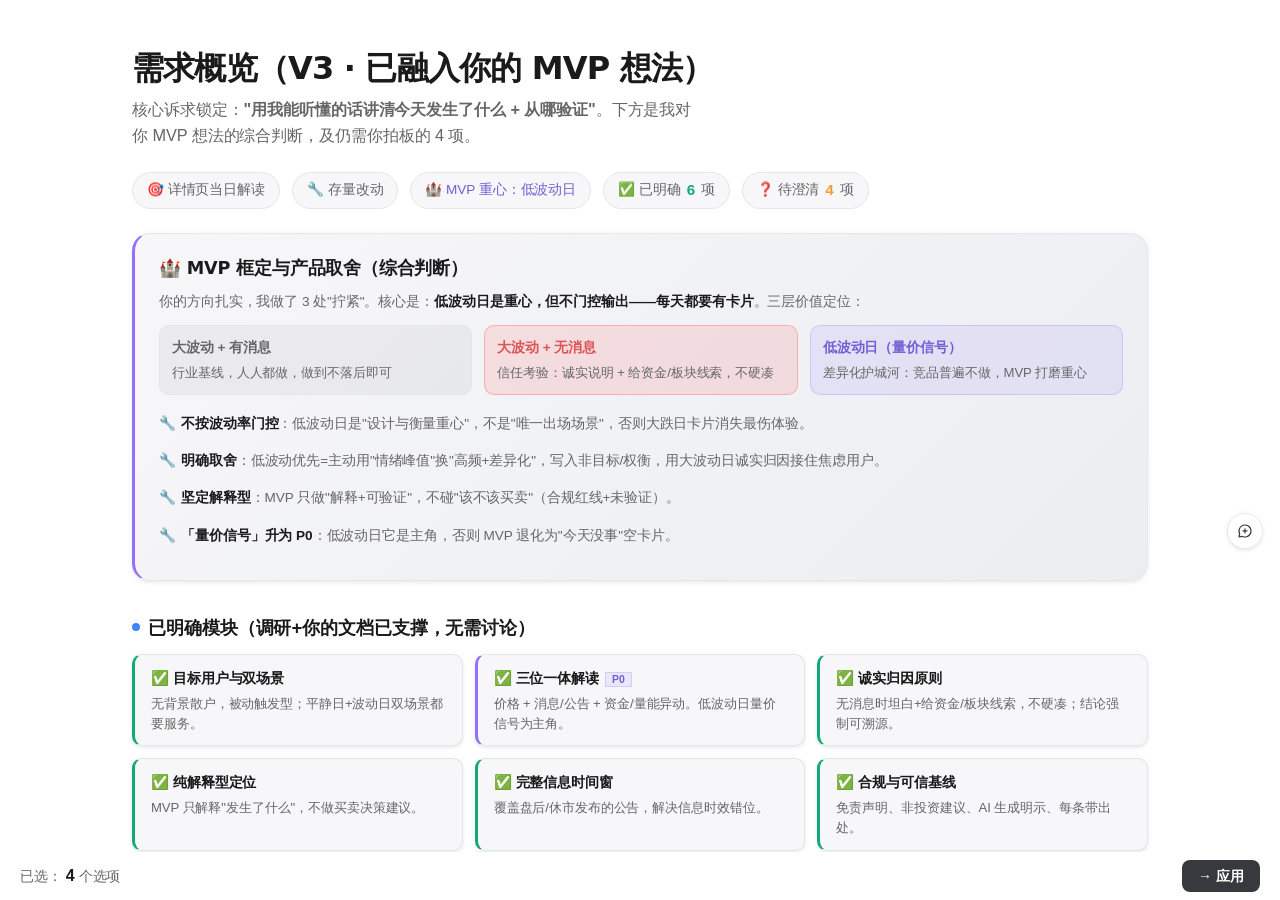
<file: canvas/value-overview-v3.html>
<!DOCTYPE html>
<html lang="zh-CN" data-theme="light">
<head>
  <meta charset="utf-8">
  <meta name="viewport" content="width=device-width, initial-scale=1">
  <title>Flux Brainstorming</title>
  <style>
    /* ─────────────────────────────────────────────────────────────
       Flux Design Token System
       基于 Flux 官方 Design Spec，使用 --f-* 前缀命名。
       默认 light 主题，通过 data-theme="dark" 切换深色模式。
       通过宿主 IframeBox 的 postMessage(ENV_UPDATE) 自动同步主题和语言。
       ───────────────────────────────────────────────────────────── */

    :root {
      /* ── 字体族 ── */
      --f-font-family-zh: 'PingFang SC', 'Noto Sans SC', 'Hiragino Sans GB', 'Helvetica Neue', Arial, sans-serif;
      --f-font-family-en: 'SF Pro Text', -apple-system, BlinkMacSystemFont, 'Segoe UI', sans-serif;
      --f-font-family-code: 'JetBrains Mono', 'SF Mono', 'Menlo', 'Consolas', monospace;
      --f-font-family-display: 'PingFang SC', 'Noto Sans SC', 'SF Pro Display', 'Inter', system-ui, sans-serif;

      --f-font-weight-regular: 400;
      --f-font-weight-medium: 500;
      --f-font-weight-semibold: 600;
      --f-font-weight-bold: 700;
      --f-font-weight-code: 450;

      /* ── 间距 ── */
      --f-spacer-0: 0px;
      --f-spacer-4: 4px;
      --f-spacer-6: 6px;
      --f-spacer-8: 8px;
      --f-spacer-12: 12px;
      --f-spacer-16: 16px;
      --f-spacer-24: 24px;
      --f-spacer-32: 32px;
      --f-spacer-40: 40px;

      /* ── 圆角 ── */
      --f-radius-2: 2px;
      --f-radius-4: 4px;
      --f-radius-6: 6px;
      --f-radius-8: 8px;
      --f-radius-10: 10px;
      --f-radius-full: 9999px;

      /* ── 动效 ── */
      --f-ease-out: cubic-bezier(0.22, 1, 0.36, 1);
      --f-ease-in-out: cubic-bezier(0.65, 0, 0.35, 1);
      --f-dur-fast: 120ms;
      --f-dur-base: 200ms;
      --f-dur-slow: 320ms;
    }

    /* ── Dark 主题（默认） ── */
    :root,
    [data-theme="dark"] {
      --f-bg-bg-base-default: #202328;
      --f-bg-bg-base-secondary: #141517;
      --f-bg-bg-base-tertiary: #212225;
      --f-bg-bg-overlay-l1: #e0e6f20a;
      --f-bg-bg-overlay-l2: #e0e6f20f;
      --f-bg-bg-overlay-l3: #e0e6f214;
      --f-bg-bg-overlay-l4: #e0e6f21f;
      --f-bg-bg-menu: #202123;
      --f-bg-bg-brand: #62cbff;
      --f-bg-bg-brand-hover: #34b3f2;
      --f-bg-bg-brand-sub: #1577f9;
      --f-bg-bg-invert: #dadde5;

      --f-text-text-default: #eeeeee;
      --f-text-text-secondary: #9599a6;
      --f-text-text-tertiary: #666b75;
      --f-text-text-disabled: #555a63;
      --f-text-text-brand: #25b6ff;
      --f-text-text-onbrand: #0c0c0d;

      --f-icon-icon-default: #dadce1;
      --f-icon-icon-secondary: #9599a6;
      --f-icon-icon-tertiary: #666b75;
      --f-icon-icon-brand: #25b6ff;

      --f-border-border-neutral-l1: #242428;
      --f-border-border-neutral-l2: #303135;
      --f-border-border-neutral-l3: #39393e;
      --f-border-border-brand: #25b6ff;
      --f-border-border-brand-sub: #1577f9;

      --f-accent-accent-teal: #2dd288;
      --f-accent-accent-coral: #ff9392;
      --f-accent-accent-amber: #dcb364;
      --f-accent-accent-cyan: #04cbe5;
      --f-accent-accent-blue: #7bb8ff;
      --f-accent-accent-magenta: #ec93ff;
      --f-accent-accent-violet: #bfa5ff;

      --f-status-success-default: #33c192;
      --f-status-alert-default: #e9b721;
      --f-status-warning-default: #f38612;
      --f-status-error-default: #f65a5a;
      --f-status-primary-default: #387bff;

      --f-tag-tag-blue-text: #68b1ee;
      --f-tag-tag-blue-bg: #6dbdff33;
      --f-tag-tag-blue-border: #6dbdff4d;
      --f-tag-tag-green-text: #61c490;
      --f-tag-tag-green-bg: #60dc9a33;
      --f-tag-tag-green-border: #60dc9a4d;
      --f-tag-tag-red-text: #f07676;
      --f-tag-tag-red-bg: #f7606029;
      --f-tag-tag-red-border: #f760604d;
      --f-tag-tag-purple-text: #a291f0;
      --f-tag-tag-purple-bg: #a48fff1f;
      --f-tag-tag-purple-border: #a48fff4d;

      --f-shadow-elevation-100:
        0 0.5px 0 0 rgba(255, 255, 255, 0.06) inset,
        0 0.5px 0 0 rgba(255, 255, 255, 0.06),
        0 2px 6px 0 rgba(0, 0, 0, 0.2);
      --f-shadow-elevation-200:
        0 0.5px 0 0 rgba(255, 255, 255, 0.06) inset,
        0 4px 8px 0 rgba(0, 0, 0, 0.3);
      --f-shadow-elevation-300:
        0 0.5px 0 0 rgba(255, 255, 255, 0.08) inset,
        0 6px 12px 0 rgba(0, 0, 0, 0.4);
    }

    /* ── Light 主题 ── */
    [data-theme="light"] {
      --f-bg-bg-base-default: #f7f7f9;
      --f-bg-bg-base-secondary: #ffffff;
      --f-bg-bg-base-tertiary: #ecedf1;
      --f-bg-bg-overlay-l1: #8888880f;
      --f-bg-bg-overlay-l2: #8888881a;
      --f-bg-bg-overlay-l3: #88888824;
      --f-bg-bg-overlay-l4: #88888833;
      --f-bg-bg-menu: #ffffff;
      --f-bg-bg-brand: #58c7ff;
      --f-bg-bg-brand-hover: #7dd4ff;
      --f-bg-bg-brand-sub: #4495ff;
      --f-bg-bg-invert: #36393d;

      --f-text-text-default: #1a1a1a;
      --f-text-text-secondary: #666666;
      --f-text-text-tertiary: #8a9096;
      --f-text-text-disabled: #b2b2b2;
      --f-text-text-brand: #009ce9;
      --f-text-text-onbrand: #090a0b;

      --f-icon-icon-default: #31353a;
      --f-icon-icon-secondary: #5b6066;
      --f-icon-icon-tertiary: #8a9096;
      --f-icon-icon-brand: #58c7ff;

      --f-border-border-neutral-l1: #e9eaed;
      --f-border-border-neutral-l2: #e4e6e8;
      --f-border-border-neutral-l3: #dfdfe0;
      --f-border-border-brand: #58c7ff;
      --f-border-border-brand-sub: #4495ff;

      --f-accent-accent-teal: #00b983;
      --f-accent-accent-coral: #ff6b45;
      --f-accent-accent-amber: #f2a90c;
      --f-accent-accent-cyan: #00b6f5;
      --f-accent-accent-blue: #3f85ff;
      --f-accent-accent-magenta: #f53cff;
      --f-accent-accent-violet: #9570ff;

      --f-status-success-default: #15a877;
      --f-status-alert-default: #fec700;
      --f-status-warning-default: #ff9b36;
      --f-status-error-default: #fa5246;
      --f-status-primary-default: #2f74ff;

      --f-tag-tag-blue-text: #4999e3;
      --f-tag-tag-blue-bg: #389efe1f;
      --f-tag-tag-blue-border: #389efe4d;
      --f-tag-tag-green-text: #32a767;
      --f-tag-tag-green-bg: #3ab6721f;
      --f-tag-tag-green-border: #3ab6724d;
      --f-tag-tag-red-text: #dc5353;
      --f-tag-tag-red-bg: #ff3e3e1f;
      --f-tag-tag-red-border: #ff3e3e47;
      --f-tag-tag-purple-text: #735ed3;
      --f-tag-tag-purple-bg: #8b71ff1f;
      --f-tag-tag-purple-border: #8b71ff3d;

      --f-shadow-elevation-100:
        0 0 6px 0 rgba(93, 113, 121, 0.06),
        0 2px 3px 0 rgba(93, 113, 121, 0.1);
      --f-shadow-elevation-200:
        0 2px 6px 0 rgba(93, 113, 121, 0.08),
        0 2px 12px 0 rgba(93, 113, 121, 0.14);
      --f-shadow-elevation-300:
        0 0 2px 0 rgba(93, 113, 121, 0.16),
        0 4px 12px 0 rgba(93, 113, 121, 0.12),
        0 6px 20px 0 rgba(174, 185, 189, 0.2);
    }

    /* ─────────────────────────────────────────────────────────────
       Semantic Aliases — 向后兼容 + fragment 作者快捷引用
       将 Flux 官方 token 映射为更简短的语义别名。
       fragment <style> 块中可使用这些别名覆盖。
       ───────────────────────────────────────────────────────────── */
    :root,
    [data-theme="dark"],
    [data-theme="light"] {
      --bg-app:          var(--f-bg-bg-base-secondary);
      --bg-surface:      var(--f-bg-bg-base-default);
      --bg-subtle:       var(--f-bg-bg-base-tertiary);
      --bg-muted:        var(--f-bg-bg-overlay-l2);
      --border:          var(--f-border-border-neutral-l2);
      --border-strong:   var(--f-border-border-neutral-l3);
      --text-primary:    var(--f-text-text-default);
      --text-secondary:  var(--f-text-text-secondary);
      --text-tertiary:   var(--f-text-text-tertiary);
      --accent:          var(--f-bg-bg-brand);
      --accent-soft:     var(--f-bg-bg-overlay-l3);
      --accent-strong:   var(--f-bg-bg-brand-hover);
      --success:         var(--f-status-success-default);
      --warning:         var(--f-status-warning-default);
      --error:           var(--f-status-error-default);
      --selected-bg:     var(--f-bg-bg-overlay-l3);
      --selected-border: var(--f-border-border-brand);
      --selected-ring:   rgba(37, 182, 255, 0.22);

      --font-display:    var(--f-font-family-display);
      --font-body:       var(--f-font-family-zh);
      --font-mono:       var(--f-font-family-code);

      --radius-xs:       var(--f-radius-6);
      --radius-sm:       var(--f-radius-8);
      --radius-md:       var(--f-radius-10);
      --radius-lg:       18px;
      --radius-xl:       24px;
      --radius-pill:     var(--f-radius-full);

      --shadow-1:        var(--f-shadow-elevation-100);
      --shadow-2:        var(--f-shadow-elevation-200);
      --shadow-3:        var(--f-shadow-elevation-300);
      --shadow-focus:    0 0 0 4px var(--selected-ring);

      --space-1: 0.25rem;
      --space-2: 0.5rem;
      --space-3: 0.75rem;
      --space-4: 1rem;
      --space-5: 1.5rem;
      --space-6: 2rem;
      --space-7: 3rem;
      --space-8: 4rem;

      --ease-out:        var(--f-ease-out);
      --ease-in-out:     var(--f-ease-in-out);
      --dur-fast:        var(--f-dur-fast);
      --dur-base:        var(--f-dur-base);
      --dur-slow:        var(--f-dur-slow);
    }

    /* ── Light 别名覆盖（selected-ring 需要跟随主题变化） ── */
    [data-theme="light"] {
      --selected-ring: rgba(0, 156, 233, 0.18);
    }

    /* ── 字体族切换：英文通过 lang 属性 ── */
    html[lang="en"],
    html[lang^="en-"] {
      --font-body: var(--f-font-family-en);
      --font-display: var(--f-font-family-en);
    }

    /* ─────────────────────────────────────────────────────────────
       Reset & base
       ───────────────────────────────────────────────────────────── */
    *, *::before, *::after { box-sizing: border-box; margin: 0; padding: 0; }
    html, body { height: 100%; overflow: hidden; }

    body {
      font-family: var(--font-body);
      background: var(--bg-app);
      color: var(--text-primary);
      display: flex;
      flex-direction: column;
      line-height: 1.6;
      font-size: 15px;
      letter-spacing: -0.005em;
      -webkit-font-smoothing: antialiased;
      -moz-osx-font-smoothing: grayscale;
      text-rendering: optimizeLegibility;
    }

    ::selection { background: var(--accent-soft); color: var(--accent-strong); }

    /* ─────────────────────────────────────────────────────────────
       Layout chrome (header / main / indicator)
       ───────────────────────────────────────────────────────────── */
    .header {
      background: var(--bg-surface);
      padding: var(--space-3) var(--space-6);
      display: flex;
      justify-content: space-between;
      align-items: center;
      border-bottom: 1px solid var(--border);
      flex-shrink: 0;
      backdrop-filter: saturate(1.2);
    }
    .header h1 {
      font-size: 0.85rem;
      font-weight: 600;
      color: var(--text-secondary);
      letter-spacing: 0.02em;
    }
    .header .status {
      font-size: 0.72rem;
      color: var(--success);
      display: flex;
      align-items: center;
      gap: 0.45rem;
      font-weight: 500;
    }
    .header .status::before {
      content: '';
      width: 7px; height: 7px;
      background: var(--success);
      border-radius: 50%;
      box-shadow: 0 0 0 3px rgba(51, 193, 146, 0.18);
    }

    .main { flex: 1; overflow-y: auto; scroll-behavior: smooth; }
    .main::-webkit-scrollbar { width: 10px; height: 10px; }
    .main::-webkit-scrollbar-track { background: transparent; }
    .main::-webkit-scrollbar-thumb {
      background: var(--border-strong);
      border-radius: var(--radius-pill);
      border: 2px solid var(--bg-app);
    }
    .main::-webkit-scrollbar-thumb:hover { background: var(--text-tertiary); }

    #claude-content {
      padding: var(--space-7) var(--space-6);
      min-height: 100%;
      max-width: 1080px;
      margin: 0 auto;
    }

    .content-section {
      display: none;
      animation: fadeInUp var(--dur-slow) var(--ease-out);
    }
    .content-section.active { display: block; }

    @keyframes fadeInUp {
      from { opacity: 0; transform: translateY(8px); }
      to   { opacity: 1; transform: translateY(0); }
    }

    .indicator-bar {
      background: var(--bg-surface);
      border-top: 1px solid var(--border);
      padding: var(--space-3) var(--space-6);
      flex-shrink: 0;
      text-align: center;
      display: flex;
      align-items: center;
      justify-content: center;
      gap: var(--space-4);
    }
    .indicator-bar span {
      font-size: 0.78rem;
      color: var(--text-secondary);
    }
    .indicator-bar .selected-text {
      color: var(--accent);
      font-weight: 600;
    }

    #nav-btn-up, #nav-btn-down {
      width: 28px; height: 28px;
      border: 1px solid var(--border);
      background: var(--bg-surface);
      color: var(--text-secondary);
      border-radius: var(--radius-sm);
      cursor: pointer;
      font-size: 14px;
      line-height: 1;
      transition: all var(--dur-fast) var(--ease-out);
    }
    #nav-btn-up:hover:not(:disabled),
    #nav-btn-down:hover:not(:disabled) {
      border-color: var(--accent);
      color: var(--accent);
      transform: translateY(-1px);
    }
    #nav-btn-up:disabled, #nav-btn-down:disabled { opacity: 0.35; cursor: not-allowed; }
    #nav-page-count {
      font-family: var(--font-mono);
      font-size: 0.72rem;
      color: var(--text-tertiary);
      min-width: 2.5rem;
    }

    /* ─────────────────────────────────────────────────────────────
       Typography
       ───────────────────────────────────────────────────────────── */
    h1, h2, h3, h4, h5 {
      font-family: var(--font-display);
      color: var(--text-primary);
      line-height: 1.25;
    }
    h2 {
      font-size: 2rem;
      font-weight: 700;
      letter-spacing: -0.02em;
      margin-bottom: var(--space-2);
    }
    h3 {
      font-size: 1.1rem;
      font-weight: 600;
      letter-spacing: -0.01em;
      margin-bottom: var(--space-1);
    }
    h4 {
      font-size: 0.95rem;
      font-weight: 600;
      margin-bottom: var(--space-2);
    }
    p { color: var(--text-primary); }

    .subtitle {
      color: var(--text-secondary);
      font-size: 1.02rem;
      margin-bottom: var(--space-6);
      max-width: 62ch;
    }

    .section { margin-bottom: var(--space-6); }
    .label {
      display: inline-block;
      font-size: 0.68rem;
      color: var(--text-secondary);
      text-transform: uppercase;
      letter-spacing: 0.08em;
      font-weight: 600;
      margin-bottom: var(--space-2);
      padding: 2px 8px;
      background: var(--bg-subtle);
      border-radius: var(--radius-xs);
    }

    code {
      font-family: var(--font-mono);
      font-size: 0.88em;
      background: var(--bg-subtle);
      padding: 0.15em 0.4em;
      border-radius: var(--radius-xs);
      color: var(--accent-strong);
    }
    pre {
      font-family: var(--font-mono);
      font-size: 0.85rem;
      background: var(--bg-subtle);
      border: 1px solid var(--border);
      border-radius: var(--radius-md);
      padding: var(--space-4);
      overflow-x: auto;
      margin-bottom: var(--space-4);
    }
    pre code { background: none; padding: 0; color: inherit; }

    /* ─────────────────────────────────────────────────────────────
       Options (A/B/C choice cards)
       ───────────────────────────────────────────────────────────── */
    .options {
      display: flex;
      flex-direction: column;
      gap: var(--space-3);
    }
    .option {
      position: relative;
      background: var(--bg-surface);
      border: 1px solid transparent;
      border-radius: var(--radius-md);
      padding: var(--space-4) var(--space-5);
      cursor: pointer;
      transition: border-color var(--dur-fast) var(--ease-out),
                  transform var(--dur-fast) var(--ease-out),
                  box-shadow var(--dur-base) var(--ease-out),
                  background var(--dur-fast) var(--ease-out);
      display: flex;
      align-items: flex-start;
      gap: var(--space-4);
    }
    .option:hover {
      border-color: var(--border-strong);
      transform: translateY(-1px);
      box-shadow: var(--shadow-2);
    }
    .option.selected {
      background: var(--selected-bg);
      border-color: var(--selected-border);
      box-shadow: var(--shadow-focus), var(--shadow-2);
    }
    .option .letter {
      background: var(--bg-muted);
      color: var(--text-secondary);
      width: 2rem; height: 2rem;
      border-radius: var(--radius-sm);
      display: flex; align-items: center; justify-content: center;
      font-family: var(--font-display);
      font-weight: 700;
      font-size: 0.9rem;
      flex-shrink: 0;
      transition: all var(--dur-base) var(--ease-out);
    }
    .option.selected .letter {
      background: var(--accent);
      color: var(--f-text-text-onbrand);
      transform: scale(1.05);
    }
    .option .content { flex: 1; min-width: 0; }
    .option .content h3 {
      font-size: 1rem;
      margin-bottom: var(--space-1);
    }
    .option .content p {
      color: var(--text-secondary);
      font-size: 0.9rem;
      margin: 0;
    }

    /* ─────────────────────────────────────────────────────────────
       Cards (visual design options)
       ───────────────────────────────────────────────────────────── */
    .cards {
      display: grid;
      grid-template-columns: repeat(auto-fit, minmax(280px, 1fr));
      gap: var(--space-5);
    }
    .card {
      background: var(--bg-surface);
      border: 1px solid transparent;
      border-radius: var(--radius-lg);
      overflow: hidden;
      cursor: pointer;
      transition: transform var(--dur-base) var(--ease-out),
                  box-shadow var(--dur-base) var(--ease-out),
                  border-color var(--dur-fast) var(--ease-out);
      display: flex;
      flex-direction: column;
    }
    .card:hover {
      border-color: var(--border-strong);
      transform: translateY(-3px);
      box-shadow: var(--shadow-3);
    }
    .card.selected {
      border-color: var(--selected-border);
      box-shadow: var(--shadow-focus), var(--shadow-3);
    }
    .card-image {
      background:
        linear-gradient(135deg, var(--bg-subtle) 0%, var(--bg-muted) 100%);
      aspect-ratio: 16 / 10;
      display: flex;
      align-items: center;
      justify-content: center;
      overflow: hidden;
      position: relative;
    }
    .card-body { padding: var(--space-5); }
    .card-body h3 { margin-bottom: var(--space-1); }
    .card-body p { color: var(--text-secondary); font-size: 0.9rem; }

    /* ─────────────────────────────────────────────────────────────
       Mockup containers
       ───────────────────────────────────────────────────────────── */
    .mockup {
      background: var(--bg-surface);
      border: 1px solid var(--border);
      border-radius: var(--radius-lg);
      overflow: hidden;
      margin-bottom: var(--space-5);
      box-shadow: var(--shadow-2);
    }
    .mockup-header {
      background: var(--bg-subtle);
      padding: var(--space-2) var(--space-4);
      font-size: 0.75rem;
      color: var(--text-secondary);
      border-bottom: 1px solid var(--border);
      font-weight: 500;
      display: flex;
      align-items: center;
      gap: var(--space-2);
    }
    .mockup-header::before {
      content: '';
      width: 8px; height: 8px;
      border-radius: 50%;
      background: var(--border-strong);
      box-shadow: 14px 0 0 var(--border-strong), 28px 0 0 var(--border-strong);
      margin-right: 28px;
    }
    .mockup-body { padding: var(--space-5); }

    .mobile-mockup {
      max-width: 375px;
      margin: 0 auto var(--space-5) auto;
      border: 10px solid var(--f-bg-bg-base-secondary);
      border-radius: 40px;
      overflow: hidden;
      background: var(--bg-surface);
      box-shadow: var(--shadow-3);
      position: relative;
    }
    .mobile-mockup::before {
      content: '';
      position: absolute;
      top: 10px; left: 50%;
      transform: translateX(-50%);
      width: 110px; height: 22px;
      background: var(--f-bg-bg-base-secondary);
      border-radius: 0 0 14px 14px;
      z-index: 2;
    }
    .mobile-mockup .mockup-header {
      background: var(--bg-subtle);
      padding: var(--space-4) var(--space-3) var(--space-2);
      text-align: center;
      font-size: 0.78rem;
      font-weight: 600;
      color: var(--text-primary);
      border-bottom: 1px solid var(--border);
    }
    .mobile-mockup .mockup-header::before { display: none; }
    .mobile-mockup .mockup-body {
      min-height: 600px;
      padding: var(--space-5);
      position: relative;
    }

    /* ─────────────────────────────────────────────────────────────
       Layout utilities
       ───────────────────────────────────────────────────────────── */
    .split {
      display: grid;
      grid-template-columns: 1fr 1fr;
      gap: var(--space-5);
    }
    @media (max-width: 800px) { .split { grid-template-columns: 1fr; } }

    .pros-cons {
      display: grid;
      grid-template-columns: 1fr 1fr;
      gap: var(--space-4);
      margin: var(--space-4) 0;
    }
    .pros, .cons {
      background: var(--bg-surface);
      border-radius: var(--radius-md);
      padding: var(--space-4);
    }
    .pros h4 {
      color: var(--success);
      font-size: 0.78rem;
      text-transform: uppercase;
      letter-spacing: 0.06em;
      margin-bottom: var(--space-3);
      display: flex;
      align-items: center;
      gap: var(--space-2);
    }
    .cons h4 {
      color: var(--error);
      font-size: 0.78rem;
      text-transform: uppercase;
      letter-spacing: 0.06em;
      margin-bottom: var(--space-3);
      display: flex;
      align-items: center;
      gap: var(--space-2);
    }
    .pros h4::before { content: '✓'; font-size: 1rem; }
    .cons h4::before { content: '✗'; font-size: 1rem; }
    .pros ul, .cons ul {
      margin-left: 1.1rem;
      font-size: 0.9rem;
      color: var(--text-secondary);
    }
    .pros li, .cons li { margin-bottom: var(--space-1); }

    /* ─────────────────────────────────────────────────────────────
       Generic elements
       ───────────────────────────────────────────────────────────── */
    table {
      width: 100%;
      border-collapse: collapse;
      margin-bottom: var(--space-5);
      font-size: 0.9rem;
      background: var(--bg-surface);
      border-radius: var(--radius-md);
      overflow: hidden;
    }
    th, td {
      border-bottom: 1px solid var(--border);
      padding: var(--space-3) var(--space-4);
      text-align: left;
    }
    tr:last-child td { border-bottom: none; }
    th {
      background: var(--bg-subtle);
      font-weight: 600;
      color: var(--text-secondary);
      font-size: 0.78rem;
      text-transform: uppercase;
      letter-spacing: 0.05em;
    }
    tr:hover td { background: var(--bg-subtle); }

    ul, ol { padding-left: 1.4rem; margin-bottom: var(--space-4); }
    li { margin-bottom: var(--space-1); }

    a {
      color: var(--f-text-text-brand);
      text-decoration: none;
      border-bottom: 1px solid transparent;
      transition: border-color var(--dur-fast);
    }
    a:hover { border-bottom-color: var(--f-text-text-brand); }

    hr {
      border: none;
      border-top: 1px solid var(--border);
      margin: var(--space-6) 0;
    }

    /* ─────────────────────────────────────────────────────────────
       Wireframe / placeholder
       ───────────────────────────────────────────────────────────── */
    .placeholder {
      background: linear-gradient(
        90deg,
        var(--bg-subtle) 0%,
        var(--bg-muted) 50%,
        var(--bg-subtle) 100%
      );
      background-size: 200% 100%;
      animation: shimmer 2s linear infinite;
      border-radius: var(--radius-md);
      padding: var(--space-6);
      text-align: center;
      color: var(--text-tertiary);
      font-size: 0.85rem;
    }
    @keyframes shimmer {
      0% { background-position: 200% 0; }
      100% { background-position: -200% 0; }
    }

    .mock-nav {
      background: linear-gradient(135deg, var(--accent) 0%, var(--accent-strong) 100%);
      color: var(--f-text-text-onbrand);
      padding: var(--space-3) var(--space-5);
      display: flex;
      gap: var(--space-5);
      font-size: 0.9rem;
      font-weight: 500;
      border-radius: var(--radius-sm) var(--radius-sm) 0 0;
    }
    .mock-sidebar {
      background: var(--bg-subtle);
      padding: var(--space-4);
      min-width: 200px;
      border-right: 1px solid var(--border);
      font-size: 0.88rem;
      color: var(--text-secondary);
    }
    .mock-content {
      padding: var(--space-5);
      flex: 1;
      min-width: 0;
    }
    .mock-button {
      background: var(--accent);
      color: var(--f-text-text-onbrand);
      border: none;
      padding: var(--space-2) var(--space-4);
      border-radius: var(--radius-sm);
      font-size: 0.88rem;
      font-weight: 500;
      cursor: pointer;
      transition: all var(--dur-fast) var(--ease-out);
      box-shadow: var(--shadow-1);
    }
    .mock-button:hover {
      background: var(--accent-strong);
      transform: translateY(-1px);
      box-shadow: var(--shadow-2);
    }
    .mock-input {
      background: var(--bg-surface);
      border: 1px solid var(--border);
      border-radius: var(--radius-sm);
      padding: var(--space-2) var(--space-3);
      width: 100%;
      font-family: inherit;
      font-size: 0.9rem;
      color: var(--text-primary);
      transition: border-color var(--dur-fast), box-shadow var(--dur-fast);
    }
    .mock-input:focus {
      outline: none;
      border-color: var(--f-border-border-brand);
      box-shadow: var(--shadow-focus);
    }

    /* ─────────────────────────────────────────────────────────────
       Flux Tag styles
       ───────────────────────────────────────────────────────────── */
    .flux-tag {
      display: inline-block;
      padding: 2px 8px;
      border-radius: var(--f-radius-4);
      font-size: 12px;
      line-height: 18px;
      border: 1px solid;
    }
    .flux-tag-blue { color: var(--f-tag-tag-blue-text); background: var(--f-tag-tag-blue-bg); border-color: var(--f-tag-tag-blue-border); }
    .flux-tag-green { color: var(--f-tag-tag-green-text); background: var(--f-tag-tag-green-bg); border-color: var(--f-tag-tag-green-border); }
    .flux-tag-red { color: var(--f-tag-tag-red-text); background: var(--f-tag-tag-red-bg); border-color: var(--f-tag-tag-red-border); }
    .flux-tag-purple { color: var(--f-tag-tag-purple-text); background: var(--f-tag-tag-purple-bg); border-color: var(--f-tag-tag-purple-border); }

    /* ─────────────────────────────────────────────────────────────
       Utility classes
       ───────────────────────────────────────────────────────────── */
    .badge {
      display: inline-flex;
      align-items: center;
      gap: 0.3rem;
      padding: 0.2rem 0.6rem;
      background: var(--accent-soft);
      color: var(--accent);
      border-radius: var(--radius-pill);
      font-size: 0.72rem;
      font-weight: 600;
      letter-spacing: 0.02em;
    }
    .stack-sm > * + * { margin-top: var(--space-2); }
    .stack-md > * + * { margin-top: var(--space-4); }
    .stack-lg > * + * { margin-top: var(--space-6); }
    .text-muted { color: var(--text-secondary); }
    .text-subtle { color: var(--text-tertiary); }
    .surface {
      background: var(--bg-surface);
      border-radius: var(--radius-md);
      padding: var(--space-5);
    }

    /* Reduce motion */
    @media (prefers-reduced-motion: reduce) {
      *, *::before, *::after {
        animation-duration: 0.01ms !important;
        transition-duration: 0.01ms !important;
      }
    }

    /* FROZEN — 协议见 visual-companion.md */
.mc-footer {
  position: fixed;
  left: 0;
  right: 0;
  bottom: 0;
  z-index: 1000;
  display: flex;
  align-items: center;
  justify-content: space-between;
  height: 48px;
  padding: 0 20px;
  background-color: var(--f-bg-bg-menu);
}

/* 覆盖 inline hidden 的隐藏方式，确保 display 与 flex 切换可控 */
.mc-footer[hidden] {
  display: none;
}

.mc-footer-info {
  display: flex;
  align-items: center;
  font-size: 14px;
  line-height: 22px;
  font-weight: var(--f-font-weight-regular);
  color: var(--f-text-text-secondary);
}

.mc-footer-count {
  color: var(--f-text-text-default);
  font-size: 16px;
  line-height: 24px;
  font-weight: var(--f-font-weight-semibold);
  margin: 0;
}

/* 计数区：组内数字与文案 4px，两组之间 12px（设计稿 node 340-18924） */
.mc-footer-default {
  display: inline-flex;
  align-items: center;
  gap: var(--f-spacer-12);
}
.mc-footer-stat,
.mc-footer-annos {
  display: inline-flex;
  align-items: center;
  gap: var(--f-spacer-4);
}
.mc-footer-annos[hidden] {
  display: none;
}
.mc-footer-anno-count {
  color: var(--f-text-text-default);
  font-size: 16px;
  line-height: 24px;
  font-weight: var(--f-font-weight-semibold);
  margin: 0;
}

/* 默认态 / 批注态 文案切换：默认只显示 default，批注态只显示 annotating */
.mc-footer-annotating {
  display: none;
}
body.mc-anno-active .mc-footer-default {
  display: none;
}
body.mc-anno-active .mc-footer-annotating[data-lang='zh'] {
  display: inline;
}
html[lang='en'] body.mc-anno-active .mc-footer-annotating[data-lang='zh'],
html[lang^='en-'] body.mc-anno-active .mc-footer-annotating[data-lang='zh'] {
  display: none;
}
html[lang='en'] body.mc-anno-active .mc-footer-annotating[data-lang='en'],
html[lang^='en-'] body.mc-anno-active .mc-footer-annotating[data-lang='en'] {
  display: inline;
}

.mc-footer-actions {
  position: relative;
  display: flex;
  align-items: center;
  gap: var(--f-spacer-8);
}

.mc-footer-submit-tip {
  position: absolute;
  right: 0;
  bottom: calc(100% + 8px);
  display: none;
  padding: 7px var(--f-spacer-8);
  border: 1px solid var(--f-border-border-neutral-l1);
  border-radius: var(--f-radius-8);
  background-color: var(--f-bg-bg-base-secondary);
  color: var(--f-text-text-default);
  box-shadow: var(--f-shadow-elevation-100);
  font-size: 12px;
  line-height: 18px;
  white-space: nowrap;
  pointer-events: none;
}
body.mc-anno-active .mc-footer-actions:hover .mc-footer-submit-tip,
body.mc-anno-active .mc-footer-actions:focus-within .mc-footer-submit-tip {
  display: block;
}

.mc-footer-submit {
  display: inline-flex;
  align-items: center;
  justify-content: center;
  gap: var(--f-spacer-4);
  height: 32px;
  padding: 0 var(--f-spacer-16);
  border: none;
  border-radius: 8px;
  background-color: var(--f-bg-bg-invert);
  color: var(--f-bg-bg-base-secondary);
  font-family: inherit;
  font-size: 14px;
  line-height: 1;
  font-weight: var(--f-font-weight-semibold);
  cursor: pointer;
  transition:
    background-color 0.15s ease,
    opacity 0.15s ease;
}

.mc-footer-submit:hover:not(:disabled) {
  opacity: 0.85;
}

.mc-footer-submit:active:not(:disabled) {
  opacity: 0.7;
}

.mc-footer-submit:disabled {
  opacity: 0.5;
  cursor: not-allowed;
}

.mc-footer-submit-arrow {
  display: inline-flex;
  align-items: center;
  font-size: 14px;
  line-height: 1;
}

body.has-mc-footer {
  padding-bottom: 48px;
}

[data-mc-toggle] {
  cursor: pointer;
  user-select: none;
}
[data-mc-toggle][aria-disabled='true'],
[data-mc-toggle][disabled] {
  cursor: not-allowed;
  opacity: 0.5;
}
[data-mc-toggle]:focus-visible {
  outline: 2px solid var(--f-border-border-brand);
  outline-offset: 2px;
}

.mc-footer [data-lang='en'] {
  display: none;
}
html[lang='en'] .mc-footer [data-lang='zh'],
html[lang^='en-'] .mc-footer [data-lang='zh'] {
  display: none;
}
html[lang='en'] .mc-footer [data-lang='en'],
html[lang^='en-'] .mc-footer [data-lang='en'] {
  display: inline;
}

/* ══════════════════════════════════════════════════════════════
   批注（Annotation）—— 见 visual-companion.md「批注模式」
   ══════════════════════════════════════════════════════════════ */

/* ── 右下角批注入口按钮（三态：默认 / 激活 / hover tooltip） ── */
.mc-anno-toggle {
  position: fixed;
  right: 17px;
  top: calc(50% + 63px); /* 与宿主分页器同轴，并保持设计稿标注的 12px 间距 */
  z-index: 1001;
  display: inline-flex;
  align-items: center;
  justify-content: center;
  width: 36px;
  height: 36px;
  box-sizing: border-box;
  padding: 2px;
  border: 1px solid var(--f-border-border-neutral-l1);
  border-radius: var(--f-radius-full);
  background-color: var(--f-bg-bg-base-secondary);
  color: var(--f-icon-icon-default);
  cursor: pointer;
  box-shadow: var(--f-shadow-elevation-100);
  transition:
    color var(--f-dur-fast) var(--f-ease-out),
    background-color var(--f-dur-fast) var(--f-ease-out),
    border-color var(--f-dur-fast) var(--f-ease-out);
}
.mc-anno-toggle[hidden] {
  display: none;
}
/* hover：overlay-l1 圆形底色，不带描边和阴影（设计稿 node 340-18284） */
.mc-anno-toggle:hover {
  background-color: var(--f-bg-bg-base-secondary);
  background-image: linear-gradient(
    var(--f-bg-bg-overlay-l1),
    var(--f-bg-bg-overlay-l1)
  );
  border-color: transparent;
  box-shadow: none;
}
/* 激活态：深色实心圆钮 + 反色图标（对齐设计稿 node 340-18441）。
   底色用 --f-bg-bg-invert，图标用 --f-bg-bg-base-secondary（与 invert 天然反色，
   亮/暗主题下均保证对比度）。 */
.mc-anno-toggle[aria-pressed='true'] {
  background-color: var(--f-bg-bg-invert);
  background-image: none;
  border-color: var(--f-bg-bg-invert);
  color: var(--f-bg-bg-base-secondary);
}
.mc-anno-toggle-icon {
  display: inline-flex;
  align-items: center;
  justify-content: center;
}
.mc-anno-toggle-icon svg {
  width: 16px;
  height: 16px;
}

/* 入口按钮左侧 tooltip（打开/关闭批注模式）——浅色（对齐设计稿 node 340-19418）：
   白底 + neutral-l1 描边 + text-default 深字 + radius-8 + 12/18 字 + 柔和阴影 */
.mc-anno-toggle-tip {
  position: absolute;
  right: calc(100% + 8px);
  top: 50%;
  transform: translateY(-50%);
  display: none;
  white-space: nowrap;
  padding: 7px var(--f-spacer-8);
  border-radius: var(--f-radius-8);
  background-color: var(--f-bg-bg-base-secondary);
  border: 1px solid var(--f-border-border-neutral-l1);
  color: var(--f-text-text-default);
  font-size: 12px;
  line-height: 18px;
  pointer-events: none;
  box-shadow: var(--f-shadow-elevation-100);
}
.mc-anno-toggle:hover .mc-anno-toggle-tip[data-lang='zh'] {
  display: inline-block;
}
/* tooltip 语言可见性（默认中文，英文环境切换） */
.mc-anno-toggle-tip[data-lang='en'] {
  display: none;
}
html[lang='en'] .mc-anno-toggle:hover .mc-anno-toggle-tip[data-lang='zh'],
html[lang^='en-'] .mc-anno-toggle:hover .mc-anno-toggle-tip[data-lang='zh'] {
  display: none;
}
html[lang='en'] .mc-anno-toggle:hover .mc-anno-toggle-tip[data-lang='en'],
html[lang^='en-'] .mc-anno-toggle:hover .mc-anno-toggle-tip[data-lang='en'] {
  display: inline-block;
}

/* ── 批注模式下的画布交互 ── */
/* 不可批注区域统一弱化，当前已选选项抬高到遮罩之上
   （设计稿 node 654-20188）。遮罩使用主题背景 token，同时适配明暗主题。 */
body.mc-anno-active::before {
  content: '';
  position: fixed;
  inset: 0;
  z-index: 900;
  background-color: var(--f-bg-bg-base-secondary);
  opacity: 0.5;
  pointer-events: none;
}
body.mc-anno-active #claude-content {
  pointer-events: none;
}
body.mc-anno-active .mc-anno-target {
  position: relative;
  z-index: 901;
  pointer-events: auto;
}

/* 自定义评论光标：完整复用设计稿 node 340-18345 导出的 SVG（含白色衬底与双层阴影）。
   ⚠️ CSS cursor 的 SVG data-uri 无法引用 --f-* 变量，图标颜色固定取设计稿中
   icon-default / icon-onaccent 的 light 色值；光标由系统层绘制，属 token 规则例外。 */
body.mc-anno-active .mc-anno-target {
  cursor:
    url('data:image/svg+xml;utf8,<svg xmlns="http://www.w3.org/2000/svg" width="39" height="39" viewBox="0 0 39 39" fill="none"><g filter="url(%23filter0_dd_340_18345)"><path d="M10.1584 23.5083C10.3054 23.8792 10.3381 24.2856 10.2524 24.6753L9.18736 27.9652C9.15305 28.1321 9.16192 28.3049 9.21314 28.4674C9.26436 28.6298 9.35622 28.7765 9.48003 28.8935C9.60383 29.0105 9.75547 29.0939 9.92056 29.1359C10.0857 29.1778 10.2587 29.1769 10.4234 29.1332L13.8364 28.1352C14.2041 28.0623 14.5849 28.0942 14.9354 28.2272C17.0707 29.2245 19.4897 29.4354 21.7655 28.823C24.0413 28.2105 26.0276 26.8139 27.374 24.8796C28.7205 22.9454 29.3405 20.5977 29.1246 18.2509C28.9088 15.904 27.871 13.7088 26.1944 12.0526C24.5178 10.3963 22.31 9.38542 19.9607 9.19828C17.6114 9.01114 15.2715 9.65976 13.3538 11.0297C11.4361 12.3997 10.0639 14.4029 9.47926 16.686C8.89462 18.969 9.13513 21.3852 10.1584 23.5083Z" fill="white"/><path d="M12.6276 10.0124C14.7849 8.47138 17.4174 7.74132 20.0602 7.95184C22.7031 8.16242 25.1868 9.30051 27.0729 11.1638C28.959 13.027 30.127 15.4963 30.3698 18.1364C30.6126 20.7765 29.9147 23.4175 28.4001 25.5934C26.8854 27.7695 24.6507 29.3409 22.0905 30.03C19.5565 30.712 16.8653 30.4847 14.4811 29.3923C14.3619 29.349 14.2341 29.3374 14.1091 29.3571L10.7741 30.3327C10.7641 30.3356 10.7539 30.3388 10.7438 30.3415C10.3735 30.4397 9.98429 30.4417 9.61296 30.3474C9.24165 30.253 8.90025 30.0655 8.62175 29.8024C8.34324 29.5392 8.13642 29.2089 8.02116 28.8434C7.90594 28.478 7.88541 28.0889 7.96257 27.7136L7.99773 27.5807L9.03679 24.3718C9.05911 24.2416 9.04775 24.1081 9.00163 23.9841C7.87731 21.6118 7.61661 18.9204 8.26823 16.3757C8.92598 13.8073 10.4703 11.5535 12.6276 10.0124Z" stroke="white" stroke-width="2.5" stroke-linecap="round" stroke-linejoin="round"/></g><path d="M10.1584 23.5083C10.3054 23.8792 10.3381 24.2856 10.2524 24.6753L9.18736 27.9652C9.15305 28.1321 9.16192 28.3049 9.21314 28.4674C9.26436 28.6298 9.35622 28.7765 9.48003 28.8935C9.60383 29.0105 9.75547 29.0939 9.92056 29.1359C10.0857 29.1778 10.2587 29.1769 10.4234 29.1332L13.8364 28.1352C14.2041 28.0623 14.5849 28.0942 14.9354 28.2272C17.0707 29.2245 19.4897 29.4354 21.7655 28.823C24.0413 28.2105 26.0276 26.8139 27.374 24.8796C28.7205 22.9454 29.3405 20.5977 29.1246 18.2509C28.9088 15.904 27.871 13.7088 26.1944 12.0526C24.5178 10.3963 22.31 9.38542 19.9607 9.19828C17.6114 9.01114 15.2715 9.65976 13.3538 11.0297C11.4361 12.3997 10.0639 14.4029 9.47926 16.686C8.89462 18.969 9.13513 21.3852 10.1584 23.5083Z" fill="white" stroke="%2331353A" stroke-width="2" stroke-linecap="round" stroke-linejoin="round"/><path d="M15.7858 19.1179H22.4525" stroke="%2331353A" stroke-width="2" stroke-linecap="round" stroke-linejoin="round"/><path d="M19.1178 15.7847V22.4514" stroke="%2331353A" stroke-width="2" stroke-linecap="round" stroke-linejoin="round"/><defs><filter id="filter0_dd_340_18345" x="4.76837e-06" y="2.00272e-05" width="38.3333" height="38.3333" filterUnits="userSpaceOnUse" color-interpolation-filters="sRGB"><feFlood flood-opacity="0" result="BackgroundImageFix"/><feColorMatrix in="SourceAlpha" type="matrix" values="0 0 0 0 0 0 0 0 0 0 0 0 0 0 0 0 0 0 127 0" result="hardAlpha"/><feOffset/><feGaussianBlur stdDeviation="3.33333"/><feComposite in2="hardAlpha" operator="out"/><feColorMatrix type="matrix" values="0 0 0 0 0.52549 0 0 0 0 0.541176 0 0 0 0 0.596078 0 0 0 0.08 0"/><feBlend mode="normal" in2="BackgroundImageFix" result="effect1_dropShadow_340_18345"/><feColorMatrix in="SourceAlpha" type="matrix" values="0 0 0 0 0 0 0 0 0 0 0 0 0 0 0 0 0 0 127 0" result="hardAlpha"/><feOffset dy="3.33333"/><feGaussianBlur stdDeviation="1.66667"/><feComposite in2="hardAlpha" operator="out"/><feColorMatrix type="matrix" values="0 0 0 0 0.525311 0 0 0 0 0.541465 0 0 0 0 0.595309 0 0 0 0.16 0"/><feBlend mode="normal" in2="effect1_dropShadow_340_18345" result="effect2_dropShadow_340_18345"/><feBlend mode="normal" in="SourceGraphic" in2="effect2_dropShadow_340_18345" result="shape"/></filter></defs></svg>')
      9 30,
    pointer;
}
/* 批注模式下：已带标记的 option 不再显示评论光标（仅标记可交互） */
body.mc-anno-active .mc-anno-has-marker {
  cursor: default;
}
/* 批注模式下的 hover 反馈：只高亮"当前会锚定的那个载体"（由 JS 打 .mc-anno-hover）。
   嵌套时内层载体优先，故仅内层亮、外层不亮，避免"内外层同时描边"的歧义。
   已带标记的载体不再提示。 */
body.mc-anno-active .mc-anno-hover:not(.mc-anno-has-marker) {
  outline: 2px dashed var(--f-border-border-brand);
  outline-offset: 2px;
  border-radius: var(--radius-sm);
}
/* 批注模式下未选项完全退出命中测试，仅保留当前选中项的批注交互 */
body.mc-anno-active .option:not(.selected),
body.mc-anno-active .card:not(.selected) {
  pointer-events: none;
  cursor: default;
}
/* 批注模式下抑制选项原有的 hover 位移 / 阴影反馈 */
body.mc-anno-active .option:hover,
body.mc-anno-active .card:hover {
  transform: none;
  box-shadow: none;
}

/* ── option 上的批注气泡标记 ── */
/* 承载标记的元素需建立定位上下文（.option 默认已 relative，.card 兜底）；
   .card 默认 overflow:hidden 会裁掉溢出的标记气泡，带标记时放开 */
.mc-anno-has-marker {
  position: relative;
}
.card.mc-anno-has-marker {
  overflow: visible;
}
.mc-anno-marker {
  position: absolute;
  top: -16px;
  right: 16px;
  z-index: 6;
  display: inline-flex;
  align-items: center;
  justify-content: center;
  width: 24px;
  height: 24px;
  border: none;
  border-radius: 0;
  background: transparent;
  color: var(--f-bg-bg-brand-sub);
  cursor: pointer;
  padding: 0;
  overflow: visible;
}
.mc-anno-marker.mc-anno-marker-positioned {
  right: auto;
  transform: translateY(-100%);
}
.mc-anno-marker svg {
  flex: none;
  width: 34px;
  height: 34px;
  overflow: visible;
}

/* hover 标记时的内容浮层（只读预览）。
   浮层挂在 body 上、按视口坐标定位（body 不滚动，滚动发生在 .main） */
.mc-anno-preview {
  position: fixed;
  z-index: 1002;
  max-width: 280px;
  padding: 8px 12px;
  border-radius: var(--f-radius-8);
  background-color: var(--f-bg-bg-menu);
  color: var(--f-text-text-default);
  font-size: 13px;
  line-height: 20px;
  box-shadow: var(--f-shadow-elevation-200);
  border: 1px solid var(--f-border-border-neutral-l2);
  white-space: pre-wrap;
  word-break: break-word;
  pointer-events: none;
}
.mc-anno-preview[hidden] {
  display: none;
}

/* ── 添加 / 编辑评论弹窗 ── */
.mc-anno-popover {
  position: fixed;
  z-index: 1003;
  display: flex;
  flex-direction: column;
  align-items: flex-start;
  gap: var(--f-spacer-16);
  width: 360px;
  max-width: calc(100vw - 16px);
  padding: 12px;
  border-radius: var(--f-radius-8);
  background-color: var(--f-bg-bg-base-secondary);
  border: 1px solid var(--f-border-border-neutral-l1);
  box-shadow: var(--f-shadow-elevation-300);
}
.mc-anno-popover[hidden] {
  display: none;
}
.mc-anno-popover-head {
  display: flex;
  align-items: center;
  justify-content: space-between;
  width: 100%;
  min-height: 24px;
}
.mc-anno-popover-title {
  font-size: 14px;
  line-height: 22px;
  font-weight: var(--f-font-weight-semibold);
  color: var(--f-text-text-default);
}
.mc-anno-popover-close {
  display: inline-flex;
  align-items: center;
  justify-content: center;
  width: 24px;
  height: 24px;
  border: none;
  border-radius: var(--f-radius-6);
  background: transparent;
  color: var(--f-icon-icon-secondary);
  cursor: pointer;
}
.mc-anno-popover-close svg {
  width: 16px;
  height: 16px;
}
.mc-anno-popover-close:hover {
  background-color: var(--f-bg-bg-overlay-l2);
  color: var(--f-icon-icon-default);
}
/* 多行输入：最多展示 7 行(20px 行高 * 7 = 140px)，超出内部滚动，
   内容区最大高度 340px（含 padding），需求约定 */
.mc-anno-popover-input {
  display: block;
  width: 100%;
  min-height: 68px;
  max-height: 340px;
  box-sizing: border-box;
  padding: 8px 12px;
  border: 1px solid var(--f-border-border-neutral-l1);
  border-radius: var(--f-radius-8);
  background-color: var(--f-bg-bg-overlay-l1);
  color: var(--f-text-text-default);
  font-family: inherit;
  font-size: 13px;
  line-height: 20px;
  resize: none;
  overflow-y: auto;
}
.mc-anno-popover-input::placeholder {
  color: var(--f-text-text-tertiary);
}
.mc-anno-popover-input:focus {
  outline: none;
  border-color: var(--f-border-border-neutral-l1);
}
.mc-anno-popover-input::selection {
  color: var(--f-text-text-default);
  background-color: var(--f-tag-tag-blue-bg);
}
.mc-anno-popover-actions {
  display: flex;
  align-items: center;
  justify-content: flex-end;
  gap: var(--f-spacer-8);
  width: 100%;
  height: 28px;
}
/* 编辑态删除按钮独占左侧，取消 / 确定按钮靠右（设计稿 node 340-19369） */
.mc-anno-popover-delete {
  display: none;
  align-items: center;
  height: 28px;
  margin-right: auto;
  padding: 0 8px;
  border: none;
  border-radius: var(--f-radius-6);
  background: transparent;
  color: var(--f-status-error-default);
  font-family: inherit;
  font-size: 13px;
  font-weight: var(--f-font-weight-medium);
  cursor: pointer;
}
.mc-anno-popover-delete:hover {
  background-color: var(--f-tag-tag-red-bg);
}
.mc-anno-popover.mc-anno-editing .mc-anno-popover-delete {
  display: inline-flex;
}
.mc-anno-btn {
  display: inline-flex;
  align-items: center;
  justify-content: center;
  height: 28px;
  padding: 0 8px;
  border-radius: var(--f-radius-6);
  font-family: inherit;
  font-size: 13px;
  font-weight: var(--f-font-weight-medium);
  cursor: pointer;
  border: none;
  transition:
    opacity var(--f-dur-fast) var(--f-ease-out),
    background-color var(--f-dur-fast) var(--f-ease-out);
}
.mc-anno-btn-cancel {
  background-color: var(--f-bg-bg-overlay-l2);
  color: var(--f-text-text-default);
}
.mc-anno-btn-cancel:hover {
  background-color: var(--f-bg-bg-overlay-l2);
}
.mc-anno-btn-primary {
  background-color: var(--f-bg-bg-invert);
  color: var(--f-bg-bg-base-secondary);
}
.mc-anno-btn-primary:hover:not(:disabled) {
  opacity: 0.85;
}
.mc-anno-btn-primary:disabled {
  opacity: 0.5;
  cursor: not-allowed;
}
.mc-anno-btn-danger {
  background-color: var(--f-status-error-default);
  color: var(--f-bg-bg-base-secondary);
}
.mc-anno-btn-danger:hover {
  opacity: 0.88;
}

/* ── 删除二次确认气泡 ── */
.mc-anno-confirm {
  position: fixed;
  z-index: 1004;
  display: flex;
  flex-direction: column;
  gap: var(--f-spacer-8);
  width: 204px;
  padding: 8px 12px;
  border-radius: 12px;
  background-color: var(--f-bg-bg-menu);
  border: 1px solid var(--f-border-border-neutral-l1);
  backdrop-filter: blur(6px);
  box-shadow: var(--f-shadow-elevation-100);
}
.mc-anno-confirm[hidden] {
  display: none;
}
.mc-anno-confirm-heading {
  display: flex;
  align-items: center;
  gap: 8px;
  min-height: 24px;
}
.mc-anno-confirm-icon {
  flex-shrink: 0;
  color: var(--f-status-error-default);
  display: inline-flex;
}
.mc-anno-confirm-title {
  font-size: 13px;
  line-height: 20px;
  font-weight: var(--f-font-weight-medium);
  color: var(--f-text-text-default);
}
.mc-anno-confirm-text {
  font-size: 12px;
  line-height: 18px;
  color: var(--f-text-text-secondary);
  white-space: nowrap;
}
html[lang='en'] .mc-anno-confirm-text,
html[lang^='en-'] .mc-anno-confirm-text {
  white-space: normal;
}
.mc-anno-confirm-actions {
  display: flex;
  align-items: center;
  justify-content: flex-end;
  gap: var(--f-spacer-8);
}
.mc-anno-confirm .mc-anno-btn {
  padding: 0 6px;
}

/* ── 操作成功轻提示（删除成功等） ── */
.mc-anno-toast {
  position: fixed;
  left: 50%;
  top: 24px;
  transform: translateX(-50%);
  z-index: 1005;
  padding: 8px 16px;
  border-radius: var(--f-radius-8);
  background-color: var(--f-bg-bg-invert);
  color: var(--f-bg-bg-base-secondary);
  font-size: 13px;
  line-height: 20px;
  box-shadow: var(--f-shadow-elevation-200);
  pointer-events: none;
  opacity: 0;
  transition: opacity var(--f-dur-base) var(--f-ease-out);
}
.mc-anno-toast.mc-anno-toast-show {
  opacity: 1;
}

  </style>
</head>
<body>
  <!-- mc-footer 协议文档：skills/flux-brainstorm/visual-companion.md -->

  <div class="main">
    <div id="claude-content">
<style>
  :root {
    --accent: var(--f-accent-accent-blue);
    --accent-strong: var(--f-status-primary-default);
    --accent-soft: var(--f-tag-tag-blue-bg);
  }
  [data-theme="light"] { --accent-soft: var(--f-tag-tag-blue-bg); }
  h2 { font-size: 2rem; font-weight: 700; letter-spacing: -0.025em; }
  .subtitle { margin-bottom: var(--space-5); }
  .stat-line { display:flex; gap: var(--space-3); margin-bottom: var(--space-5); flex-wrap:wrap; }
  .stat { display:flex; align-items:center; gap:6px; font-size:0.85rem; color:var(--text-secondary); background:var(--bg-surface); border:1px solid var(--border); border-radius:var(--radius-pill); padding:5px 14px; }
  .stat b { color: var(--text-primary); font-size: 0.95rem; }
  .stat.ok b { color: var(--success); }
  .stat.q b { color: var(--warning); }

  .mvp-box { background: linear-gradient(135deg, var(--bg-surface) 0%, var(--bg-subtle) 100%); border:1px solid var(--border); border-left:3px solid var(--f-accent-accent-violet); border-radius:var(--radius-lg); padding:var(--space-5); margin-bottom:var(--space-5); box-shadow:var(--shadow-1); }
  .mvp-box h3 { font-size:1.1rem; margin-bottom:var(--space-3); display:flex; align-items:center; gap:8px; }
  .layer-row { display:grid; grid-template-columns:repeat(auto-fit,minmax(200px,1fr)); gap:var(--space-3); margin:var(--space-3) 0; }
  .layer { border-radius:var(--radius-md); padding:var(--space-3); font-size:0.82rem; line-height:1.5; }
  .layer .lt { font-weight:700; font-size:0.85rem; margin-bottom:4px; }
  .layer.base { background:var(--bg-muted); border:1px solid var(--border); color:var(--text-secondary); }
  .layer.trust { background:var(--f-tag-tag-red-bg); border:1px solid var(--f-tag-tag-red-border); color:var(--text-secondary); }
  .layer.moat { background:var(--f-tag-tag-purple-bg); border:1px solid var(--f-tag-tag-purple-border); color:var(--text-secondary); }
  .layer.moat .lt { color:var(--f-tag-tag-purple-text); }
  .layer.trust .lt { color:var(--f-tag-tag-red-text); }
  .fix-list { margin:var(--space-3) 0 0; padding:0; list-style:none; }
  .fix-list li { font-size:0.85rem; color:var(--text-secondary); line-height:1.55; padding:6px 0 6px 22px; position:relative; }
  .fix-list li::before { content:'🔧'; position:absolute; left:0; }
  .fix-list li b { color:var(--text-primary); }

  .sec-title { font-size:1.15rem; font-weight:700; margin:var(--space-6) 0 var(--space-3); display:flex; align-items:center; gap:8px; }
  .sec-title .dot { width:8px; height:8px; border-radius:50%; background:var(--accent); }

  .clear-grid { display:grid; grid-template-columns:repeat(auto-fill,minmax(270px,1fr)); gap:var(--space-3); margin-bottom:var(--space-5); }
  .clear-card { background:var(--bg-surface); border:1px solid var(--border); border-left:3px solid var(--success); border-radius:var(--radius-md); padding:var(--space-3) var(--space-4); box-shadow:var(--shadow-1); }
  .clear-card .t { font-weight:700; font-size:0.9rem; margin-bottom:4px; }
  .clear-card .d { font-size:0.82rem; color:var(--text-secondary); line-height:1.5; }
  .clear-card.p0 { border-left-color:var(--f-accent-accent-violet); }
  .clear-card.p0 .t::after { content:'P0'; font-size:0.65rem; background:var(--f-tag-tag-purple-bg); color:var(--f-tag-tag-purple-text); border:1px solid var(--f-tag-tag-purple-border); border-radius:var(--radius-4); padding:1px 6px; margin-left:6px; font-weight:700; }

  .qblock { margin-bottom:var(--space-6); }
  .qhead { display:flex; align-items:baseline; gap:8px; margin-bottom:var(--space-2); flex-wrap:wrap; }
  .qhead .qn { font-weight:700; font-size:1rem; color:var(--text-primary); }
  .qhead .why { font-size:0.8rem; color:var(--text-tertiary); }
  .options .option .content h3 { display:flex; align-items:center; gap:8px; flex-wrap:wrap; }
  .options .option .content p { font-size:0.84rem; }
  .rec-badge { background:var(--accent-soft); color:var(--f-tag-tag-blue-text); border:1px solid var(--f-tag-tag-blue-border); border-radius:var(--radius-4); font-size:0.68rem; padding:2px 7px; font-weight:600; }
</style>

<h2>需求概览（V3 · 已融入你的 MVP 想法）</h2>
<p class="subtitle">核心诉求锁定：<b>"用我能听懂的话讲清今天发生了什么 + 从哪验证"</b>。下方是我对你 MVP 想法的综合判断，及仍需你拍板的 4 项。</p>

<div class="stat-line">
  <span class="stat">🎯 详情页当日解读</span>
  <span class="stat">🔧 存量改动</span>
  <span class="stat" style="color:var(--f-tag-tag-purple-text)">🏰 MVP 重心：低波动日</span>
  <span class="stat ok">✅ 已明确 <b>6</b> 项</span>
  <span class="stat q">❓ 待澄清 <b>4</b> 项</span>
</div>

<div class="mvp-box" data-annotatable data-anno-label="MVP框定与取舍">
  <h3>🏰 MVP 框定与产品取舍（综合判断）</h3>
  <div style="font-size:0.85rem;color:var(--text-secondary);margin-bottom:var(--space-2);">你的方向扎实，我做了 3 处"拧紧"。核心是：<b style="color:var(--text-primary)">低波动日是重心，但不门控输出——每天都要有卡片</b>。三层价值定位：</div>
  <div class="layer-row">
    <div class="layer base"><div class="lt">大波动 + 有消息</div>行业基线，人人都做，做到不落后即可</div>
    <div class="layer trust"><div class="lt">大波动 + 无消息</div>信任考验：诚实说明 + 给资金/板块线索，不硬凑</div>
    <div class="layer moat"><div class="lt">低波动日（量价信号）</div>差异化护城河：竞品普遍不做，MVP 打磨重心</div>
  </div>
  <ul class="fix-list">
    <li><b>不按波动率门控</b>：低波动日是"设计与衡量重心"，不是"唯一出场场景"，否则大跌日卡片消失最伤体验。</li>
    <li><b>明确取舍</b>：低波动优先=主动用"情绪峰值"换"高频+差异化"，写入非目标/权衡，用大波动日诚实归因接住焦虑用户。</li>
    <li><b>坚定解释型</b>：MVP 只做"解释+可验证"，不碰"该不该买卖"（合规红线+未验证）。</li>
    <li><b>「量价信号」升为 P0</b>：低波动日它是主角，否则 MVP 退化为"今天没事"空卡片。</li>
  </ul>
</div>

<div class="sec-title"><span class="dot"></span>已明确模块（调研+你的文档已支撑，无需讨论）</div>
<div class="clear-grid">
  <div class="clear-card"><div class="t">✅ 目标用户与双场景</div><div class="d">无背景散户，被动触发型；平静日+波动日双场景都要服务。</div></div>
  <div class="clear-card p0"><div class="t">✅ 三位一体解读</div><div class="d">价格 + 消息/公告 + 资金/量能异动。低波动日量价信号为主角。</div></div>
  <div class="clear-card"><div class="t">✅ 诚实归因原则</div><div class="d">无消息时坦白+给资金/板块线索，不硬凑；结论强制可溯源。</div></div>
  <div class="clear-card"><div class="t">✅ 纯解释型定位</div><div class="d">MVP 只解释"发生了什么"，不做买卖决策建议。</div></div>
  <div class="clear-card"><div class="t">✅ 完整信息时间窗</div><div class="d">覆盖盘后/休市发布的公告，解决信息时效错位。</div></div>
  <div class="clear-card"><div class="t">✅ 合规与可信基线</div><div class="d">免责声明、非投资建议、AI 生成明示、每条带出处。</div></div>
</div>

<div class="sec-title"><span class="dot"></span>仍需你拍板（已预选推荐）</div>

<div class="qblock">
  <div class="qhead"><span class="qn">Q1 · 覆盖标的范围</span><span class="why">基金逻辑差异大</span></div>
  <div class="options" data-question="Q1 覆盖标的范围">
    <div class="option selected" data-choice="stock_index_first" onclick="toggleSelect(this)">
      <div class="letter">A</div><div class="content"><h3>个股 + 指数先行 <span class="rec-badge">推荐</span></h3><p>归因与量价逻辑相近、信号源统一，基金二期再做。</p></div>
    </div>
    <div class="option" data-choice="stock_only" onclick="toggleSelect(this)">
      <div class="letter">B</div><div class="content"><h3>仅个股</h3><p>最小范围快速验证低波动日价值。</p></div>
    </div>
    <div class="option" data-choice="all_in_one" onclick="toggleSelect(this)">
      <div class="letter">C</div><div class="content"><h3>个股+指数+基金全覆盖</h3><p>一步到位但基金复杂度高，拖慢 MVP。</p></div>
    </div>
  </div>
</div>

<div class="qblock">
  <div class="qhead"><span class="qn">Q2 · 承载形态</span><span class="why">决定能否被动看到</span></div>
  <div class="options" data-question="Q2 解读承载形态">
    <div class="option selected" data-choice="resident_card" onclick="toggleSelect(this)">
      <div class="letter">A</div><div class="content"><h3>详情页顶部常驻解读卡片 <span class="rec-badge">推荐</span></h3><p>每天点进来都在走势图附近看到，平静日也常驻，无需主动操作。</p></div>
    </div>
    <div class="option" data-choice="tab" onclick="toggleSelect(this)">
      <div class="letter">B</div><div class="content"><h3>独立"解读" Tab</h3><p>信息更充分但需主动切换，触达弱。</p></div>
    </div>
    <div class="option" data-choice="ai_entry" onclick="toggleSelect(this)">
      <div class="letter">C</div><div class="content"><h3>AI 对话入口为主</h3><p>门槛偏高，适合作深挖补充。</p></div>
    </div>
  </div>
</div>

<div class="qblock">
  <div class="qhead"><span class="qn">Q3 · 内容结构</span><span class="why">决定速懂 + 可信</span></div>
  <div class="options" data-question="Q3 解读内容结构">
    <div class="option selected" data-choice="pyramid_source" onclick="toggleSelect(this)">
      <div class="letter">A</div><div class="content"><h3>金字塔 + 强制溯源：一句话结论 → 价格/消息/资金三维 → 每条带出处 <span class="rec-badge">推荐</span></h3><p>直接回应"用户会去搜索引擎核对"，把跳出流失截在站内。</p></div>
    </div>
    <div class="option" data-choice="one_liner" onclick="toggleSelect(this)">
      <div class="letter">B</div><div class="content"><h3>只做极简一句话</h3><p>缺归因与溯源，解决不了信任。</p></div>
    </div>
    <div class="option" data-choice="timeline" onclick="toggleSelect(this)">
      <div class="letter">C</div><div class="content"><h3>事件时间线为主</h3><p>结论感弱于金字塔。</p></div>
    </div>
  </div>
</div>

<div class="qblock">
  <div class="qhead"><span class="qn">Q4 · 个性化程度</span><span class="why">呼应"用户意图分层"</span></div>
  <div class="options" data-question="Q4 个性化程度">
    <div class="option selected" data-choice="generic_first" onclick="toggleSelect(this)">
      <div class="letter">A</div><div class="content"><h3>一期做标的通用解读 <span class="rec-badge">推荐</span></h3><p>快速上线验证核心价值；用行为数据回答"低波动日是否决策卡点"后，二期再做结合持仓的个性化与意图分层。</p></div>
    </div>
    <div class="option" data-choice="personalized" onclick="toggleSelect(this)">
      <div class="letter">B</div><div class="content"><h3>一期即结合自选/持仓个性化</h3><p>更打动人，但依赖持仓数据、复杂度高，拖慢 MVP。</p></div>
    </div>
  </div>
</div>
    </div>
  </div>

  <!-- FROZEN — 协议见 visual-companion.md -->
<footer id="mc-footer" class="mc-footer" hidden>
  <div class="mc-footer-info">
    <!-- 默认态：已选 N 项 / N 条批注 -->
    <span class="mc-footer-default">
      <span class="mc-footer-stat">
        <span data-lang="zh">已选：</span>
        <span data-lang="en">Selected:</span>
        <span id="mc-footer-count" class="mc-footer-count">0</span>
        <span data-lang="zh">个选项</span>
        <span data-lang="en">options</span>
      </span>
      <span id="mc-footer-annos" class="mc-footer-annos" hidden>
        <span class="mc-footer-anno-count">0</span>
        <span data-lang="zh">条批注</span>
        <span data-lang="en">annotations</span>
      </span>
    </span>
    <!-- 批注激活态：正在批注中 -->
    <span class="mc-footer-annotating" data-lang="zh">正在批注中</span>
    <span class="mc-footer-annotating" data-lang="en">Annotating</span>
  </div>
  <div class="mc-footer-actions">
    <div id="mc-footer-submit-tip" class="mc-footer-submit-tip" role="tooltip">
      <span data-lang="zh">需要退出评论模式才能继续操作</span>
      <span data-lang="en">Exit annotation mode to continue</span>
    </div>
    <button id="mc-footer-submit" type="button" class="mc-footer-submit">
      <span class="mc-footer-submit-arrow">→</span>
      <span class="mc-footer-submit-text" data-lang="zh">应用</span>
      <span class="mc-footer-submit-text" data-lang="en">Apply</span>
    </button>
  </div>
</footer>

<!-- 批注入口按钮（右下角，浮于画布之上），仅在存在可批注内容时出现 -->
<button
  id="mc-anno-toggle"
  type="button"
  class="mc-anno-toggle"
  hidden
  aria-pressed="false"
>
  <span class="mc-anno-toggle-tip" data-lang="zh"
    >打开批注模式</span
  >
  <span class="mc-anno-toggle-tip" data-lang="en"
    >Open annotation mode</span
  >
  <span class="mc-anno-toggle-icon" aria-hidden="true">
    <!-- Figma base/Chatbox-add（node 340-18286） -->
    <svg width="16" height="16" viewBox="0 0 16 16" fill="none">
      <path
        d="M2.59514 10.605C2.68336 10.8275 2.703 11.0713 2.65154 11.3051L2.01254 13.2791C1.99195 13.3792 1.99727 13.4829 2.028 13.5804C2.05873 13.6779 2.11385 13.7659 2.18814 13.8361C2.26242 13.9063 2.3534 13.9563 2.45246 13.9815C2.55151 14.0067 2.65535 14.0061 2.75414 13.9799L4.80193 13.3811C5.02256 13.3374 5.25105 13.3565 5.46133 13.4363C6.74256 14.0347 8.19395 14.1612 9.55942 13.7938C10.9249 13.4263 12.1167 12.5883 12.9245 11.4278C13.7324 10.2672 14.1044 8.85861 13.9749 7.4505C13.8454 6.0424 13.2227 4.72528 12.2168 3.73152C11.2108 2.73776 9.88615 2.13124 8.47656 2.01895C7.06697 1.90667 5.66301 2.29584 4.5124 3.11781C3.36178 3.93978 2.53845 5.14172 2.18767 6.51156C1.83689 7.88141 1.9812 9.33113 2.59514 10.605Z"
        stroke="currentColor"
        stroke-width="1.2"
        stroke-linecap="round"
        stroke-linejoin="round"
      />
      <path
        d="M5.97058 7.97052H9.97058"
        stroke="currentColor"
        stroke-width="1.2"
        stroke-linecap="round"
        stroke-linejoin="round"
      />
      <path
        d="M7.9707 5.97052V9.97052"
        stroke="currentColor"
        stroke-width="1.2"
        stroke-linecap="round"
        stroke-linejoin="round"
      />
    </svg>
  </span>
</button>

  <script>
    (function () {
      'use strict';
      var HOST_SOURCE = 'flux-host';
      var WHEEL_NAVIGATION_ENABLE = 'MIND_CANVAS_WHEEL_NAVIGATION_ENABLE';
      var WHEEL_EVENT = 'MIND_CANVAS_WHEEL';
      var wheelNavigationEnabled = false;

      function handleEnvUpdate(payload) {
        if (payload.theme) {
          document.documentElement.setAttribute('data-theme', payload.theme);
        }
        if (payload.lang) {
          document.documentElement.lang = payload.lang;
        }
      }

      window.sendToHost = function (type, payload, source) {
        window.parent.postMessage(
          {
            source: source || 'flux-iframe',
            type: type,
            payload: payload,
          },
          '*',
        );
      };

      window.addEventListener('message', function (e) {
        var msg = e.data;
        if (e.source !== window.parent || !msg || msg.source !== HOST_SOURCE) return;
        if (msg.type === 'ENV_UPDATE') {
          handleEnvUpdate(msg.payload);
          return;
        }
        if (msg.type === WHEEL_NAVIGATION_ENABLE) {
          wheelNavigationEnabled = Boolean(msg.payload && msg.payload.enabled);
        }
      });

      function canScrollInDirection(element, deltaY) {
        if (!element || element.scrollHeight <= element.clientHeight + 1) return false;
        if (deltaY < 0) return element.scrollTop > 1;
        return element.scrollTop + element.clientHeight < element.scrollHeight - 1;
      }

      function canNestedScrollerConsume(target, boundary, deltaY) {
        var current = target && target.nodeType === 1 ? target : null;
        while (current && current !== boundary) {
          var overflowY = window.getComputedStyle(current).overflowY;
          if (/^(auto|scroll|overlay)$/.test(overflowY) && canScrollInDirection(current, deltaY)) {
            return true;
          }
          current = current.parentElement;
        }
        return false;
      }

      window.addEventListener(
        'wheel',
        function (event) {
          if (
            !wheelNavigationEnabled ||
            event.defaultPrevented ||
            event.ctrlKey ||
            Math.abs(event.deltaX) > Math.abs(event.deltaY) ||
            event.deltaY === 0
          ) {
            return;
          }

          var main = document.querySelector('.main');
          if (
            canNestedScrollerConsume(event.target, main, event.deltaY) ||
            canScrollInDirection(main, event.deltaY)
          ) {
            return;
          }

          event.preventDefault();
          window.sendToHost(WHEEL_EVENT, {
            ctrlKey: event.ctrlKey,
            deltaMode: event.deltaMode,
            deltaX: event.deltaX,
            deltaY: event.deltaY,
          });
        },
        { passive: false },
      );

      window.sendToHost('REQUEST_ENV', null);
    })();
  </script>
  <script>
/* FROZEN — 协议见 visual-companion.md */
(function initMindCanvasFooter() {
  'use strict';

  var footer = document.getElementById('mc-footer');
  /* 纯静态页：AI 已删除 footer，跳过初始化 */
  if (!footer) return;

  var countEl = document.getElementById('mc-footer-count');
  var submitBtn = document.getElementById('mc-footer-submit');
  if (!countEl || !submitBtn) return;

  /* 批注相关 DOM（footer.html 中与 footer 同级注入，可能缺省则降级为纯选择） */
  var annoToggle = document.getElementById('mc-anno-toggle');
  var annosWrap = document.getElementById('mc-footer-annos');
  var annoCountEl = annosWrap
    ? annosWrap.querySelector('.mc-footer-anno-count')
    : null;

  /* 标记用户是否做出过任何操作（用于 footer 显隐门槛，避免 AI 预设值
     导致页面一加载就出现 footer） */
  var hasUserInteracted = false;

  /* 外部（宿主）下发的「继续/应用」按钮禁用态。
     宿主协议：
       host → iframe:
         { source: 'flux-host', type: 'MIND_CANVAS_FOOTER_STATE',
           payload: { disabled: boolean } } */
  var HOST_SOURCE = 'flux-host';
  var externallyDisabled = false;

  /* ── 批注状态（内存态，随 iframe 重载/翻页自然清空，不做持久化） ── */
  var annoMode = false; /* 是否处于批注激活态 */
  var annoSeq = 0; /* 自增 id */
  /* annotations: { id, target(Element), content, createdAt, updatedAt, edited } */
  var annotations = [];
  /* 当前 hover 高亮的载体（.mc-anno-hover），随鼠标移动切换 */
  var hoveredHost = null;

  /* ── 可批注载体选择器 ──
     两类载体：
       1) 选择题里"选中的"选项/卡片（footer 兜底，fragment 无需显式标记）
       2) 被显式标记 [data-annotatable] 的展示内容块（协议见 visual-companion.md）
     选项载体沿用「必须 selected」的既有语义；标记块无选中概念，不要求 selected。 */
  var OPTION_TARGET_SELECTOR =
    '.options[data-question] .option.selected, .cards[data-question] .card.selected';
  var OPTION_ANY_SELECTOR =
    '.options[data-question] .option, .cards[data-question] .card';
  var BLOCK_SELECTOR = '[data-annotatable]';

  /** 元素是否为「显式标记的可批注展示块」 */
  function isBlockTarget(el) {
    return Boolean(el && el.matches && el.matches(BLOCK_SELECTOR));
  }

  /** 元素自身是否是「合法的可批注载体」：
      - [data-annotatable] 展示块：直接合法（无选中概念）
      - 选择题（.options/.cards[data-question]）里的选项/卡片：仅"选中的"合法 */
  function isValidAnnotatableHost(el) {
    if (!el || !el.matches) return false;
    if (isBlockTarget(el)) return true;
    if (el.matches('.option, .card')) {
      var inQuestion = el.closest('.options[data-question], .cards[data-question]');
      return Boolean(inQuestion) && el.classList.contains('selected');
    }
    return false;
  }

  /** 从点击点向外逐层查找第一个"本身合法"的可批注载体。
      嵌套时内层合法载体优先命中；内层不合法（如未选中选项）则跳过、继续向外，
      最终回退到外层合法块，消除"点了没反应"的死区。找不到返回 null。 */
  function resolveAnnotatableHost(node) {
    var cur = node;
    while (cur && cur.nodeType === 1 && cur !== document.body) {
      if (isValidAnnotatableHost(cur)) return cur;
      cur = cur.parentElement;
    }
    return null;
  }

  /* ── 工具：i18n 文案 ── */
  function isEn() {
    var lang = document.documentElement.getAttribute('lang') || '';
    return lang === 'en' || lang.indexOf('en-') === 0;
  }
  function t(zh, en) {
    return isEn() ? en : zh;
  }

  /** 根据外部禁用态刷新 submit 按钮，独立于 400ms 点击防抖 */
  function applySubmitDisabled() {
    submitBtn.disabled = computeSubmitDisabled();
  }

  /** 「应用」禁用规则：外部禁用 / 批注模式中 / 无选中项且无批注 → 禁用 */
  function computeSubmitDisabled() {
    if (externallyDisabled) return true;
    if (annoMode) return true; /* 只有退出批注态才能应用 */
    var answered = countAnsweredQuestions();
    return answered === 0 && annotations.length === 0;
  }

  /** 标记用户已交互，并刷新 footer */
  function markInteracted() {
    hasUserInteracted = true;
    refresh();
  }

  /** 当前已被有效作答的「问题数」（不是控件数；多选选 N 个仍算 1 题） */
  function countAnsweredQuestions() {
    return gatherAnswers().length;
  }

  function refresh() {
    pruneAnnotationsForDeselectedTargets();
    var answered = countAnsweredQuestions();
    countEl.textContent = String(answered);

    /* 批注计数展示 */
    if (annosWrap && annoCountEl) {
      annoCountEl.textContent = String(annotations.length);
      annosWrap.hidden = annotations.length === 0;
    }

    /* footer 显隐门槛：有交互且（有作答 或 有批注 或 处于批注态） */
    var shouldShow =
      hasUserInteracted && (answered > 0 || annotations.length > 0 || annoMode);
    if (shouldShow) {
      footer.hidden = false;
      document.body.classList.add('has-mc-footer');
    } else {
      footer.hidden = true;
      document.body.classList.remove('has-mc-footer');
    }

    /* 批注入口按钮：仅当页面存在真实选择题（可批注载体）时出现 */
    if (annoToggle) {
      annoToggle.hidden = !hasAnnotatableOptions();
    }

    applySubmitDisabled();
  }

  /* click 事件：用户点击 .option / .card 才触发 footer 显示
     （helper.js 的 toggleSelect 已经负责切换 .selected 状态，这里只需感知交互）
     批注模式下选择被拦截（见下方 capture 监听），不会走到这里的选中逻辑 */
  document.addEventListener(
    'click',
    function (e) {
      if (annoMode) return;
      var target = e.target;
      if (!target || !target.closest) return;
      if (target.closest('.option, .card')) {
        /* 等到下一帧再 refresh，确保 toggleSelect 的 classList 改动已落到 DOM */
        setTimeout(markInteracted, 0);
      }
    },
    true,
  );

  /** 收集所有 .options[data-question] / .cards[data-question] 的有效作答 */
  function gatherAnswers() {
    var lines = [];
    var questions = document.querySelectorAll(
      '.options[data-question], .cards[data-question]',
    );
    for (var i = 0; i < questions.length; i++) {
      var q = questions[i];
      var qText = (q.getAttribute('data-question') || '').trim();
      if (!qText) continue;
      var values = [];
      var selected = q.querySelectorAll('.option.selected, .card.selected');
      for (var j = 0; j < selected.length; j++) {
        var el = selected[j];
        var label = optionLabel(el);
        var comments = annotationContentsForTarget(el);
        if (label && comments.length) {
          label += isEn()
            ? ' (Annotation: ' + comments.join('; ') + ')'
            : '（批注：' + comments.join('；') + '）';
        }
        if (label) values.push(label);
      }
      if (values.length) {
        lines.push(qText + ': ' + values.join('、'));
      }
    }
    return lines;
  }

  /** 取某个 .option / .card 的展示文案（优先 data-label，其次 h3，兜底 data-choice） */
  function optionLabel(el) {
    var label = (el.getAttribute('data-label') || '').trim();
    if (!label) {
      var h3 = el.querySelector('h3');
      if (h3 && h3.textContent) label = h3.textContent.trim();
    }
    if (!label) label = (el.getAttribute('data-choice') || '').trim();
    return label;
  }

  /** 取某个 [data-annotatable] 块的引用摘要：
      优先 data-anno-label，其次块内 h1-h4 标题，兜底块内文本截断。 */
  function blockLabel(el) {
    var label = (el.getAttribute('data-anno-label') || '').trim();
    if (!label) {
      var heading = el.querySelector('h1, h2, h3, h4');
      if (heading && heading.textContent) label = heading.textContent.trim();
    }
    if (!label) label = (el.textContent || '').trim();
    label = label.replace(/\s+/g, ' ');
    if (label.length > 40) label = label.slice(0, 40) + '…';
    return label;
  }

  /** 收集所有 [data-annotatable] 展示块上的批注（选项/卡片批注不在此收集，
      它们已跟随对应作答在 gatherAnswers 内输出）。
      返回形如「针对『<摘要>』：<评论>；<评论>」的文本行数组。 */
  function gatherBlockAnnotations() {
    var lines = [];
    var seen = [];
    for (var i = 0; i < annotations.length; i++) {
      var target = annotations[i].target;
      if (!isBlockTarget(target)) continue;
      if (seen.indexOf(target) !== -1) continue;
      seen.push(target);
      var comments = annotationContentsForTarget(target);
      if (!comments.length) continue;
      var summary = blockLabel(target);
      lines.push(
        isEn()
          ? 'On "' + summary + '": ' + comments.join('; ')
          : '针对『' + summary + '』：' + comments.join('；'),
      );
    }
    return lines;
  }

  /** 取指定选项的批注内容 */
  function annotationContentsForTarget(target) {
    var contents = [];
    for (var i = 0; i < annotations.length; i++) {
      if (annotations[i].target === target) {
        contents.push(annotations[i].content);
      }
    }
    return contents;
  }

  /* ══════════════════════════════════════════════════════════════
     批注：仅在存在批注 DOM 时启用（annoToggle 存在即启用）
     ══════════════════════════════════════════════════════════════ */
  if (annoToggle) {
    initAnnotation();
  }

  function initAnnotation() {
    annoToggle.addEventListener('click', function () {
      setAnnoMode(!annoMode);
    });

    /* 批注模式下：capture 阶段拦截 option/card 的选择点击（模式互斥），
       并在点击非标记的可批注区域时创建批注 */
    document.addEventListener(
      'click',
      function (e) {
        if (!annoMode) return;
        var target = e.target;
        if (!target || !target.closest) return;

        /* 点击已有标记：交给标记自身的 handler（不在此拦截创建） */
        if (target.closest('.mc-anno-marker')) return;
        /* 点击批注浮层内部（弹窗/确认/预览/入口按钮）：放行，不创建 */
        if (
          target.closest(
            '.mc-anno-popover, .mc-anno-confirm, .mc-anno-preview, .mc-anno-toggle',
          )
        ) {
          return;
        }

        /* 从点击点向外逐层查找"第一个本身合法的可批注载体"：
           - [data-annotatable] 展示块：直接合法（无选中概念）
           - 选择题里的 .option/.card：仅"当前选中的"合法
           嵌套场景下，内层合法载体（如选中的选项、内层标记块）优先于外层块被命中；
           内层不合法（如未选中的选项）则跳过、继续向外，最终回退到外层合法块，
           避免"点了没反应"的死区。 */
        var host = resolveAnnotatableHost(target);
        if (!host) return;

        /* 模式互斥：阻止选择态被切换 */
        e.preventDefault();
        e.stopPropagation();

        /* 已有标记的载体不再重复落点（hover 标记查看/编辑） */
        if (host.classList.contains('mc-anno-has-marker')) return;

        openCreatePopover(host, getAnnotationAnchor(host, e));
      },
      true,
    );

    /* hover 标记显示内容预览 */
    document.addEventListener('mouseover', function (e) {
      var marker =
        e.target && e.target.closest && e.target.closest('.mc-anno-marker');
      if (marker) {
        showPreview(marker);
      }
    });
    document.addEventListener('mouseout', function (e) {
      var marker =
        e.target && e.target.closest && e.target.closest('.mc-anno-marker');
      if (marker) hidePreview();
    });

    /* hover 高亮：只给"当前鼠标位置会锚定到的那个载体"打 .mc-anno-hover。
       复用 resolveAnnotatableHost（内层优先），因此嵌套时仅内层描边、外层不描边，
       消除"内外层同时高亮"的歧义。已带标记的载体不高亮（走 marker 交互）。 */
    document.addEventListener('mousemove', function (e) {
      if (!annoMode) return;
      var host = resolveAnnotatableHost(e.target);
      if (host && host.classList.contains('mc-anno-has-marker')) host = null;
      if (host === hoveredHost) return;
      if (hoveredHost) hoveredHost.classList.remove('mc-anno-hover');
      hoveredHost = host;
      if (hoveredHost) hoveredHost.classList.add('mc-anno-hover');
    });

    /* 滚动 / resize：刷新浮层位置（简单起见滚动时关闭临时浮层） */
    var main = document.querySelector('.main');
    if (main) {
      main.addEventListener('scroll', hideTransientLayers, true);
    }
    window.addEventListener('resize', hideTransientLayers);
  }

  /** 页面中是否存在可批注载体：标记块 或 选择题里的选项/卡片 */
  function hasAnnotatableOptions() {
    return Boolean(
      document.querySelector(BLOCK_SELECTOR + ', ' + OPTION_ANY_SELECTOR),
    );
  }

  function getAnnotatableTargets() {
    var candidates = document.querySelectorAll(
      BLOCK_SELECTOR + ', ' + OPTION_TARGET_SELECTOR,
    );
    var visibleTargets = [];
    for (var i = 0; i < candidates.length; i++) {
      if (candidates[i].getClientRects().length > 0) {
        visibleTargets.push(candidates[i]);
      }
    }
    return visibleTargets;
  }

  /** 进入批注模式时，仅在当前视口没有可批注项时定位到首项 */
  function scrollFirstAnnotatableTargetIntoView(targets) {
    if (!targets.length) return;
    var firstTarget = targets[0];
    window.requestAnimationFrame(function () {
      if (!annoMode || !firstTarget.isConnected) return;

      var main = document.querySelector('.main');
      var viewportRect = main
        ? main.getBoundingClientRect()
        : {
            top: 0,
            bottom: document.documentElement.clientHeight,
          };

      for (var i = 0; i < targets.length; i++) {
        var rect = targets[i].getBoundingClientRect();
        var isInViewport =
          rect.bottom > viewportRect.top &&
          rect.top < viewportRect.bottom;
        if (isInViewport) return;
      }

      firstTarget.scrollIntoView({
        behavior: 'smooth',
        block: 'center',
        inline: 'nearest',
      });
    });
  }

  /** 记录批注点击点相对 option/card 的比例，响应式缩放后仍保持同一位置 */
  function getAnnotationAnchor(target, event) {
    var rect = target.getBoundingClientRect();
    var clientX = event.clientX;
    var clientY = event.clientY;
    if (!rect.width || !rect.height || (clientX === 0 && clientY === 0)) {
      return { x: 0.5, y: 0.5 };
    }
    return {
      x: Math.max(0, Math.min(1, (clientX - rect.left) / rect.width)),
      y: Math.max(0, Math.min(1, (clientY - rect.top) / rect.height)),
    };
  }

  /** 进入 / 退出批注模式 */
  function setAnnoMode(next) {
    annoMode = next;
    annoToggle.setAttribute('aria-pressed', next ? 'true' : 'false');
    document.body.classList.toggle('mc-anno-active', next);

    /* 入口按钮 tooltip 文案：打开 ↔ 关闭 */
    var tips = annoToggle.querySelectorAll('.mc-anno-toggle-tip');
    for (var i = 0; i < tips.length; i++) {
      var tip = tips[i];
      var lang = tip.getAttribute('data-lang');
      if (lang === 'en') {
        tip.textContent = next
          ? 'Close annotation mode'
          : 'Open annotation mode';
      } else {
        tip.textContent = next
          ? '关闭批注模式'
          : '打开批注模式';
      }
    }

    /* 先清除旧 target，避免退出模式或选项变化后残留自定义光标 */
    var staleTargets = document.querySelectorAll('.mc-anno-target');
    for (var j = 0; j < staleTargets.length; j++) {
      staleTargets[j].classList.remove('mc-anno-target');
    }

    /* 重置 hover 高亮，避免切换模式后残留描边 */
    if (hoveredHost) {
      hoveredHost.classList.remove('mc-anno-hover');
      hoveredHost = null;
    }

    /* 批注态下仅给当前选中的 option 打 target 标记（驱动自定义光标） */
    var targets = getAnnotatableTargets();
    for (var k = 0; k < targets.length; k++) {
      if (next) targets[k].classList.add('mc-anno-target');
    }

    if (!next) {
      hideTransientLayers();
    }
    if (!hasUserInteracted && next) hasUserInteracted = true;
    refresh();
    if (next) scrollFirstAnnotatableTargetIntoView(targets);
  }

  /* ── 浮层：预览 / 弹窗 / 确认 / toast 单例 ── */
  var previewEl = null;
  var popoverEl = null;
  var confirmEl = null;
  var toastTimer = null;

  function hideTransientLayers() {
    hidePreview();
    closePopover();
    closeConfirm();
  }

  function showPreview(marker) {
    var id = marker.getAttribute('data-anno-id');
    var anno = findAnno(id);
    if (!anno) return;
    if (!previewEl) {
      previewEl = document.createElement('div');
      previewEl.className = 'mc-anno-preview';
      document.body.appendChild(previewEl);
    }
    /* 纯文本渲染，避免 XSS（内容为用户输入） */
    previewEl.textContent = anno.content;
    previewEl.hidden = false;
    positionNear(previewEl, marker);
  }
  function hidePreview() {
    if (previewEl) previewEl.hidden = true;
  }

  /** 将浮层定位在锚点元素附近（下方优先，超界则上方/左移，视口坐标） */
  function positionNear(layer, anchor) {
    var rect = anchor.getBoundingClientRect();
    /* 先显示以取得尺寸 */
    var lw = layer.offsetWidth;
    var lh = layer.offsetHeight;
    var gap = 8;
    var vw = document.documentElement.clientWidth;
    var vh = document.documentElement.clientHeight;

    var left = rect.left;
    var top = rect.bottom + gap;
    if (left + lw > vw - 8) left = vw - lw - 8;
    if (left < 8) left = 8;
    if (top + lh > vh - 8) {
      top = rect.top - lh - gap; /* 翻到上方 */
      if (top < 8) top = 8;
    }
    layer.style.left = left + 'px';
    layer.style.top = top + 'px';
  }

  /* ── 创建 / 编辑评论弹窗 ── */
  var popoverState = null; /* { mode:'create'|'edit', target, anno } */

  function buildPopover() {
    var el = document.createElement('div');
    el.className = 'mc-anno-popover';
    el.innerHTML =
      '<div class="mc-anno-popover-head">' +
      '<span class="mc-anno-popover-title"></span>' +
      '<button type="button" class="mc-anno-popover-close" aria-label="close">' +
      '<svg width="16" height="16" viewBox="0 0 16 16" fill="none" aria-hidden="true">' +
      '<path d="M4 4L12 12M12 4L4 12" stroke="currentColor" stroke-width="1.4" stroke-linecap="round"/>' +
      '</svg></button>' +
      '</div>' +
      '<textarea class="mc-anno-popover-input" rows="2"></textarea>' +
      '<div class="mc-anno-popover-actions">' +
      '<button type="button" class="mc-anno-popover-delete"></button>' +
      '<button type="button" class="mc-anno-btn mc-anno-btn-cancel"></button>' +
      '<button type="button" class="mc-anno-btn mc-anno-btn-primary"></button>' +
      '</div>';
    document.body.appendChild(el);

    el.querySelector('.mc-anno-popover-close').addEventListener(
      'click',
      closePopover,
    );
    el.querySelector('.mc-anno-btn-cancel').addEventListener(
      'click',
      closePopover,
    );
    el.querySelector('.mc-anno-btn-primary').addEventListener(
      'click',
      commitPopover,
    );
    el.querySelector('.mc-anno-popover-delete').addEventListener(
      'click',
      function () {
        if (popoverState && popoverState.anno) {
          openConfirm(popoverState.anno, el);
        }
      },
    );
    var input = el.querySelector('.mc-anno-popover-input');
    input.addEventListener('input', function () {
      autoGrow(input);
      syncPrimaryDisabled();
    });
    /* 输入框内点击不冒泡到 document 的关闭逻辑 */
    el.addEventListener('click', function (e) {
      e.stopPropagation();
    });
    return el;
  }

  /** 多行自动增高：最多 7 行(140px)，超出内部滚动 */
  function autoGrow(input) {
    input.style.height = 'auto';
    var max = 140;
    input.style.height = Math.min(input.scrollHeight, max) + 'px';
  }

  function syncPrimaryDisabled() {
    if (!popoverEl) return;
    var input = popoverEl.querySelector('.mc-anno-popover-input');
    var primary = popoverEl.querySelector('.mc-anno-btn-primary');
    primary.disabled = input.value.trim().length === 0;
  }

  function openCreatePopover(target, anchor) {
    closeConfirm();
    if (!popoverEl) popoverEl = buildPopover();
    popoverState = {
      mode: 'create',
      target: target,
      anchor: anchor,
      anno: null,
    };
    popoverEl.classList.remove('mc-anno-editing');
    popoverEl.querySelector('.mc-anno-popover-title').textContent = t(
      '添加评论',
      'Add comment',
    );
    popoverEl.querySelector('.mc-anno-btn-cancel').textContent = t(
      '取消',
      'Cancel',
    );
    popoverEl.querySelector('.mc-anno-btn-primary').textContent = t(
      '确定',
      'OK',
    );
    var input = popoverEl.querySelector('.mc-anno-popover-input');
    input.value = '';
    input.setAttribute('placeholder', t('请输入', 'Type here'));
    popoverEl.hidden = false;
    autoGrow(input);
    syncPrimaryDisabled();
    positionNear(popoverEl, target);
    input.focus();
  }

  function openEditPopover(marker) {
    closeConfirm();
    var anno = findAnno(marker.getAttribute('data-anno-id'));
    if (!anno) return;
    if (!popoverEl) popoverEl = buildPopover();
    popoverState = { mode: 'edit', target: anno.target, anno: anno };
    popoverEl.classList.add('mc-anno-editing');
    popoverEl.querySelector('.mc-anno-popover-title').textContent = t(
      '评论',
      'Comment',
    );
    popoverEl.querySelector('.mc-anno-popover-delete').textContent = t(
      '删除',
      'Delete',
    );
    popoverEl.querySelector('.mc-anno-btn-cancel').textContent = t(
      '取消',
      'Cancel',
    );
    popoverEl.querySelector('.mc-anno-btn-primary').textContent = t(
      '确定',
      'OK',
    );
    var input = popoverEl.querySelector('.mc-anno-popover-input');
    input.value = anno.content;
    input.setAttribute('placeholder', t('请输入', 'Type here'));
    popoverEl.hidden = false;
    autoGrow(input);
    syncPrimaryDisabled();
    positionNear(popoverEl, marker);
    input.focus();
  }

  function commitPopover() {
    if (!popoverEl || !popoverState) return;
    var input = popoverEl.querySelector('.mc-anno-popover-input');
    var text = input.value.trim();
    if (!text) return; /* 空内容不允许提交 */

    if (popoverState.mode === 'create') {
      createAnnotation(popoverState.target, text, popoverState.anchor);
    } else if (popoverState.anno) {
      popoverState.anno.content = text;
      popoverState.anno.updatedAt = injectedNow();
      popoverState.anno.edited = true;
    }
    closePopover();
    refresh();
  }

  function closePopover() {
    if (popoverEl) popoverEl.hidden = true;
    popoverState = null;
  }

  /* ── 删除二次确认 ── */
  var confirmState = null; /* { anno, returnTo } */

  function buildConfirm() {
    var el = document.createElement('div');
    el.className = 'mc-anno-confirm';
    el.innerHTML =
      '<div class="mc-anno-confirm-heading">' +
      '<span class="mc-anno-confirm-icon">' +
      '<svg width="18" height="18" viewBox="0 0 18 18" fill="none" aria-hidden="true">' +
      '<circle cx="9" cy="9" r="8" fill="currentColor"/>' +
      '<path d="M9 4.75V10" stroke="var(--f-bg-bg-base-secondary)" stroke-width="1.5" stroke-linecap="round"/>' +
      '<circle cx="9" cy="12.75" r="0.9" fill="var(--f-bg-bg-base-secondary)"/></svg>' +
      '</span>' +
      '<span class="mc-anno-confirm-title"></span>' +
      '</div>' +
      '<div class="mc-anno-confirm-text"></div>' +
      '<div class="mc-anno-confirm-actions">' +
      '<button type="button" class="mc-anno-btn mc-anno-btn-cancel"></button>' +
      '<button type="button" class="mc-anno-btn mc-anno-btn-danger"></button>' +
      '</div>';
    document.body.appendChild(el);
    el.querySelector('.mc-anno-btn-cancel').addEventListener(
      'click',
      closeConfirm,
    );
    el.querySelector('.mc-anno-btn-danger').addEventListener(
      'click',
      function () {
        if (confirmState && confirmState.anno) {
          removeAnnotation(confirmState.anno);
          closeConfirm();
          closePopover();
          showToast(t('删除成功', 'Deleted'));
          refresh();
        }
      },
    );
    el.addEventListener('click', function (e) {
      e.stopPropagation();
    });
    return el;
  }

  function openConfirm(anno, anchor) {
    if (!confirmEl) confirmEl = buildConfirm();
    confirmState = { anno: anno };
    confirmEl.querySelector('.mc-anno-confirm-title').textContent = t(
      '删除评论',
      'Delete comment',
    );
    confirmEl.querySelector('.mc-anno-confirm-text').textContent = t(
      '删除后不可恢复，请确认是否删除',
      'This cannot be undone. Delete this annotation?',
    );
    confirmEl.querySelector('.mc-anno-btn-cancel').textContent = t(
      '取消',
      'Cancel',
    );
    confirmEl.querySelector('.mc-anno-btn-danger').textContent = t(
      '删除',
      'Delete',
    );
    confirmEl.hidden = false;
    positionNear(confirmEl, anchor || document.body);
  }

  function closeConfirm() {
    if (confirmEl) confirmEl.hidden = true;
    confirmState = null;
  }

  /* ── 成功轻提示 ── */
  var toastEl = null;
  function showToast(text) {
    if (!toastEl) {
      toastEl = document.createElement('div');
      toastEl.className = 'mc-anno-toast';
      document.body.appendChild(toastEl);
    }
    toastEl.textContent = text;
    /* 强制 reflow 后加类，保证过渡生效 */
    toastEl.classList.remove('mc-anno-toast-show');
    void toastEl.offsetWidth;
    toastEl.classList.add('mc-anno-toast-show');
    if (toastTimer) clearTimeout(toastTimer);
    toastTimer = setTimeout(function () {
      if (toastEl) toastEl.classList.remove('mc-anno-toast-show');
    }, 1600);
  }

  /* ── 批注数据 CRUD + 标记渲染 ── */
  function createAnnotation(target, content, anchor) {
    /* 载体合法性：标记块只需仍在 DOM；选项/卡片需仍处于 selected 态 */
    if (!target) return;
    if (!isBlockTarget(target) && !target.classList.contains('selected')) return;
    var id = 'anno-' + ++annoSeq;
    var anno = {
      id: id,
      target: target,
      anchor: anchor,
      content: content,
      createdAt: injectedNow(),
      updatedAt: injectedNow(),
      edited: false,
    };
    annotations.push(anno);
    renderMarker(anno);
  }

  /** 载体失效时清理其批注：
      - 标记块（[data-annotatable]）：仅在脱离 DOM 时清理（无选中概念）
      - 选项/卡片：脱离 DOM 或失去 selected 态时清理 */
  function pruneAnnotationsForDeselectedTargets() {
    for (var i = annotations.length - 1; i >= 0; i--) {
      var target = annotations[i].target;
      if (!target || !target.isConnected) {
        removeAnnotation(annotations[i]);
        continue;
      }
      if (!isBlockTarget(target) && !target.classList.contains('selected')) {
        removeAnnotation(annotations[i]);
      }
    }
  }

  function removeAnnotation(anno) {
    var idx = annotations.indexOf(anno);
    if (idx >= 0) annotations.splice(idx, 1);
    if (anno.target) {
      anno.target.classList.remove('mc-anno-has-marker');
      var marker = anno.target.querySelector(
        '.mc-anno-marker[data-anno-id="' + anno.id + '"]',
      );
      if (marker) marker.parentNode.removeChild(marker);
    }
  }

  function renderMarker(anno) {
    var target = anno.target;
    target.classList.add('mc-anno-has-marker');
    var marker = document.createElement('button');
    var shadowId = 'mc-anno-marker-shadow-' + anno.id;
    marker.type = 'button';
    marker.className = 'mc-anno-marker';
    marker.setAttribute('data-anno-id', anno.id);
    marker.setAttribute('aria-label', t('查看批注', 'View annotation'));
    if (anno.anchor) {
      marker.classList.add('mc-anno-marker-positioned');
      marker.style.left = anno.anchor.x * 100 + '%';
      marker.style.top = anno.anchor.y * 100 + '%';
    }
    marker.innerHTML =
      '<svg viewBox="0 0 34 34" fill="none" aria-hidden="true">' +
      '<g filter="url(#' +
      shadowId +
      ')">' +
      '<path d="M5.99002 22.01C6.16646 22.455 6.20575 22.9427 6.10282 23.4103L4.82482 27.3583C4.78364 27.5585 4.79429 27.7659 4.85575 27.9609C4.91721 28.1558 5.02745 28.3318 5.17602 28.4722C5.32458 28.6126 5.50655 28.7127 5.70466 28.7631C5.90276 28.8134 6.11045 28.8123 6.30802 28.7599L10.4036 27.5623C10.8449 27.4748 11.3018 27.513 11.7224 27.6727C14.2849 28.8694 17.1876 29.1225 19.9186 28.3876C22.6495 27.6526 25.0331 25.9767 26.6488 23.6556C28.2645 21.3345 29.0085 18.5173 28.7495 15.7011C28.4906 12.8848 27.2452 10.2506 25.2333 8.26309C23.2213 6.27558 20.572 5.06253 17.7529 4.83796C14.9337 4.61339 12.1258 5.39174 9.82454 7.03567C7.52331 8.67961 5.87665 11.0835 5.17509 13.8232C4.47352 16.5629 4.76214 19.4623 5.99002 22.01Z" fill="currentColor"/>' +
      '<path d="M10.2609 7.64575C12.4183 6.10474 15.0507 5.37468 17.6935 5.58521C20.3364 5.79578 22.8201 6.93388 24.7062 8.79712C26.5923 10.6604 27.7603 13.1297 28.0031 15.7698C28.2459 18.4098 27.548 21.0508 26.0334 23.2268C24.5187 25.4028 22.284 26.9743 19.7238 27.6633C17.1637 28.3523 14.4424 28.1151 12.0402 26.9934L11.9885 26.9719L11.7795 26.9006C11.2871 26.7522 10.7647 26.726 10.258 26.8264L10.1935 26.842L6.11346 28.0354C6.04017 28.0545 5.96327 28.055 5.88983 28.0364C5.81562 28.0175 5.74726 27.9796 5.69159 27.927C5.63596 27.8744 5.59454 27.8086 5.57147 27.7356C5.54994 27.6673 5.54675 27.5951 5.55878 27.5247L6.81659 23.6409C6.82395 23.6181 6.83 23.5949 6.83514 23.5715C6.97022 22.9579 6.91919 22.3178 6.68768 21.7336C6.68108 21.717 6.67301 21.7 6.66522 21.6838C5.51432 19.2956 5.24389 16.5773 5.90155 14.009C6.55929 11.4406 8.10357 9.18691 10.2609 7.64575Z" stroke="var(--f-bg-bg-base-secondary)" stroke-width="1.5" stroke-linecap="round" stroke-linejoin="round"/>' +
      '</g>' +
      '<defs><filter id="' +
      shadowId +
      '" x="0" y="0" width="33.6" height="33.6" filterUnits="userSpaceOnUse" color-interpolation-filters="sRGB">' +
      '<feFlood flood-opacity="0" result="BackgroundImageFix"/>' +
      '<feColorMatrix in="SourceAlpha" type="matrix" values="0 0 0 0 0 0 0 0 0 0 0 0 0 0 0 0 0 0 127 0" result="hardAlpha"/>' +
      '<feOffset/><feGaussianBlur stdDeviation="2.4"/><feComposite in2="hardAlpha" operator="out"/>' +
      '<feColorMatrix type="matrix" values="0 0 0 0 0.52549 0 0 0 0 0.541176 0 0 0 0 0.596078 0 0 0 0.08 0"/>' +
      '<feBlend mode="normal" in2="BackgroundImageFix" result="effect1"/>' +
      '<feColorMatrix in="SourceAlpha" type="matrix" values="0 0 0 0 0 0 0 0 0 0 0 0 0 0 0 0 0 0 127 0" result="hardAlpha"/>' +
      '<feOffset dy="2.4"/><feGaussianBlur stdDeviation="1.2"/><feComposite in2="hardAlpha" operator="out"/>' +
      '<feColorMatrix type="matrix" values="0 0 0 0 0.525311 0 0 0 0 0.541465 0 0 0 0 0.595309 0 0 0 0.16 0"/>' +
      '<feBlend mode="normal" in2="effect1" result="effect2"/><feBlend mode="normal" in="SourceGraphic" in2="effect2" result="shape"/>' +
      '</filter></defs>' +
      '</svg>';
    marker.addEventListener('click', function (e) {
      e.stopPropagation();
      e.preventDefault();
      hidePreview();
      openEditPopover(marker);
    });
    target.appendChild(marker);
  }

  function findAnno(id) {
    for (var i = 0; i < annotations.length; i++) {
      if (annotations[i].id === id) return annotations[i];
    }
    return null;
  }

  /** 时间戳（注入点，便于未来测试替换；此处用真实时间） */
  function injectedNow() {
    return Date.now();
  }

  /* ── 应用：打包选中项 + 批注，经 MIND_CANVAS_SELECTION_SUBMIT 上抛 ── */
  submitBtn.addEventListener('click', function () {
    if (computeSubmitDisabled()) return;

    var answers = gatherAnswers();
    var blockAnnos = gatherBlockAnnotations();
    var payload = buildApplyPayload(answers, blockAnnos);
    if (!payload) return; /* 无任何内容不上抛 */

    if (!externallyDisabled && typeof window.sendToHost === 'function') {
      /* 兜底：fragment 脱离 frame-template 直接预览时 sendToHost 可能未注入；
         不抛异常，保留按钮防抖以免用户连点 */
      try {
        window.sendToHost('MIND_CANVAS_SELECTION_SUBMIT', { data: payload });
      } catch (_) {
        /* 静默失败，宿主通信问题不应阻断 UI */
      }
    }
    submitBtn.disabled = true;
    setTimeout(function () {
      /* 防抖恢复时尊重当前禁用规则 */
      applySubmitDisabled();
    }, 400);
  });

  /** 当前画布页来源标识：取 iframe URL 的文件名（如 module-overview.html），
      供宿主 / AI 定位用户在评论哪一页。取不到时返回空串。 */
  function currentPageRef() {
    try {
      var path = window.location.pathname || '';
      var file = path.split('/').pop() || '';
      return decodeURIComponent(file);
    } catch (_) {
      return '';
    }
  }

  /** 拼装「应用」上抛文本：
      - 选项作答（批注跟随对应已选选项，沿用既有格式）
      - [data-annotatable] 展示块批注（独立分组）
      - 存在任一批注时附来源页，便于多页画布下 AI 定位 */
  function buildApplyPayload(answers, blockAnnos) {
    answers = answers || [];
    blockAnnos = blockAnnos || [];
    if (!answers.length && !blockAnnos.length) return '';

    var segments = [];
    if (answers.length) {
      segments.push(t('【已选选项】', '[Selected]') + '\n' + answers.join('\n'));
    }
    if (blockAnnos.length) {
      segments.push(t('【画布批注】', '[Annotations]') + '\n' + blockAnnos.join('\n'));
    }

    var body = segments.join('\n\n');
    var page = currentPageRef();
    if (page && blockAnnos.length) {
      body += '\n\n' + t('（来源画布页：', '(From canvas page: ') + page + '）';
    }
    return body;
  }

  /* 监听宿主下发的 footer 状态消息，实时切换「应用」按钮禁用态 */
  window.addEventListener('message', function (e) {
    var msg = e.data;
    if (!msg || msg.source !== HOST_SOURCE) return;
    if (msg.type === 'MIND_CANVAS_FOOTER_STATE') {
      var payload = msg.payload;
      externallyDisabled = Boolean(payload && payload.disabled);
      applySubmitDisabled();
    }
  });

  /* 点击浮层外部关闭临时浮层（弹窗/确认），但不误伤批注创建流程 */
  document.addEventListener('mousedown', function (e) {
    var target = e.target;
    if (!target || !target.closest) return;
    var inLayer = target.closest(
      '.mc-anno-popover, .mc-anno-confirm, .mc-anno-marker, .mc-anno-toggle, .option, .card, ' +
        BLOCK_SELECTOR,
    );
    if (!inLayer) {
      closePopover();
      closeConfirm();
    }
  });

  /* 初始化扫描：快速确认等场景会预先把推荐项渲染为 .selected，没有 click
     事件触发；若已存在「真实选择题（.options[data-question] / .cards[data-question]）
     内的预选」，视为已完成首次交互，直接展示 footer 让用户可一键继续。
     纯装饰用途的 .selected（容器无 data-question）不会触发。 */
  if (gatherAnswers().length > 0) {
    markInteracted();
  } else {
    /* 即使无预选，也要初始化一次批注入口按钮的显隐 */
    refresh();
  }
})();
</script>
<script>
(function() {
  var WS_URL = 'ws://' + window.location.host + '/ws';
  var ws = null;
  var eventQueue = [];
  var _current = 0;

  /* ── Page navigation (individual pages, not continuous scroll) ── */

  function getSections() {
    return Array.from(document.querySelectorAll('.content-section'));
  }

  function show(index) {
    var sections = getSections();
    if (sections.length === 0) return;
    index = Math.max(0, Math.min(index, sections.length - 1));

    sections.forEach(function(s, i) {
      s.classList.toggle('active', i === index);
    });
    _current = index;

    var pageCount = document.getElementById('nav-page-count');
    var btnUp    = document.getElementById('nav-btn-up');
    var btnDown  = document.getElementById('nav-btn-down');
    if (pageCount) pageCount.textContent = (_current + 1) + '/' + sections.length;
    if (btnUp)    btnUp.disabled    = _current === 0;
    if (btnDown)  btnDown.disabled  = _current === sections.length - 1;

    try {
      sessionStorage.setItem('flux-page-index', String(_current));
      sessionStorage.setItem('flux-page-count', String(sections.length));
    } catch (_) {}
  }

  function initPageNav() {
    var sections = getSections();

    // Wire up the up/down buttons already in the HTML
    var btnUp   = document.getElementById('nav-btn-up');
    var btnDown = document.getElementById('nav-btn-down');
    if (btnUp)   btnUp.addEventListener('click',   function() { show(_current - 1); });
    if (btnDown) btnDown.addEventListener('click', function() { show(_current + 1); });

    // Decide which page to show: restore position, or jump to newest section
    var startIndex = 0;
    if (sections.length > 0) {
      try {
        var savedCount = parseInt(sessionStorage.getItem('flux-page-count') || '0', 10);
        var savedIndex = parseInt(sessionStorage.getItem('flux-page-index') || '0', 10);
        if (sections.length > savedCount) {
          // New section(s) added, or no prior state (e.g. app restart) — jump to the latest one
          startIndex = sections.length - 1;
        } else if (savedIndex < sections.length) {
          startIndex = savedIndex;
        }
      } catch (_) {}
      show(startIndex);
    }
  }

  /* ── WebSocket ────────────────────────────────────────────────── */

  function connect() {
    ws = new WebSocket(WS_URL);

    ws.onopen = function() {
      eventQueue.forEach(function(e) { ws.send(JSON.stringify(e)); });
      eventQueue = [];
    };

    ws.onmessage = function(msg) {
      try {
        var data = JSON.parse(msg.data);
        if (data.type === 'reload') {
          var path = window.location.pathname;
          var isLatest = path === '/latest' || path === '/';
          var isViewingFile = path === '/content/' + data.file;
          if (isLatest || isViewingFile) {
            window.location.reload();
          }
        }
      } catch (_) {}
    };

    ws.onclose = function() {
      setTimeout(connect, 1000);
    };
  }

  /* ── Click / select events ────────────────────────────────────── */

  function sendEvent(event) {
    event.timestamp = Date.now();
    if (ws && ws.readyState === WebSocket.OPEN) {
      ws.send(JSON.stringify(event));
    } else {
      eventQueue.push(event);
    }
  }

  document.addEventListener('click', function(e) {
    var target = e.target.closest('[data-choice]');
    if (!target) return;

    sendEvent({
      type: 'click',
      text: target.textContent.trim(),
      choice: target.dataset.choice,
      id: target.id || null
    });

    setTimeout(function() {
      var indicator = document.getElementById('indicator-text');
      if (!indicator) return;
      var container = target.closest('.options') || target.closest('.cards');
      var selected = container ? container.querySelectorAll('.selected') : [];
      if (selected.length === 0) {
        indicator.textContent = 'Click an option above, then return to the terminal';
      } else if (selected.length === 1) {
        var labelEl = selected[0].querySelector('h3, .content h3, .card-body h3');
        var label = (labelEl ? labelEl.textContent.trim() : null) || selected[0].dataset.choice;
        indicator.innerHTML = '<span class="selected-text">' + label + ' selected</span> — return to terminal to continue';
      } else {
        indicator.innerHTML = '<span class="selected-text">' + selected.length + ' selected</span> — return to terminal to continue';
      }
    }, 0);
  });

  window.selectedChoice = null;

  window.toggleSelect = function(el) {
    var container = el.closest('.options') || el.closest('.cards');
    var multi = container && container.dataset.multiselect !== undefined;
    if (container && !multi) {
      container.querySelectorAll('.option, .card').forEach(function(o) {
        o.classList.remove('selected');
        if (o !== el) o.classList.remove('recommended');
      });
    }
    if (multi) {
      el.classList.toggle('selected');
    } else {
      el.classList.add('selected');
    }
    window.selectedChoice = el.dataset.choice;
  };

  window.brainstorm = {
    send: sendEvent,
    choice: function(value, metadata) {
      sendEvent(Object.assign({ type: 'choice', value: value }, metadata || {}));
    }
  };

  /* ── Boot ─────────────────────────────────────────────────────── */

  if (document.readyState === 'loading') {
    document.addEventListener('DOMContentLoaded', initPageNav);
  } else {
    initPageNav();
  }

  connect();
})();
</script>
</body>
</html>
</file>
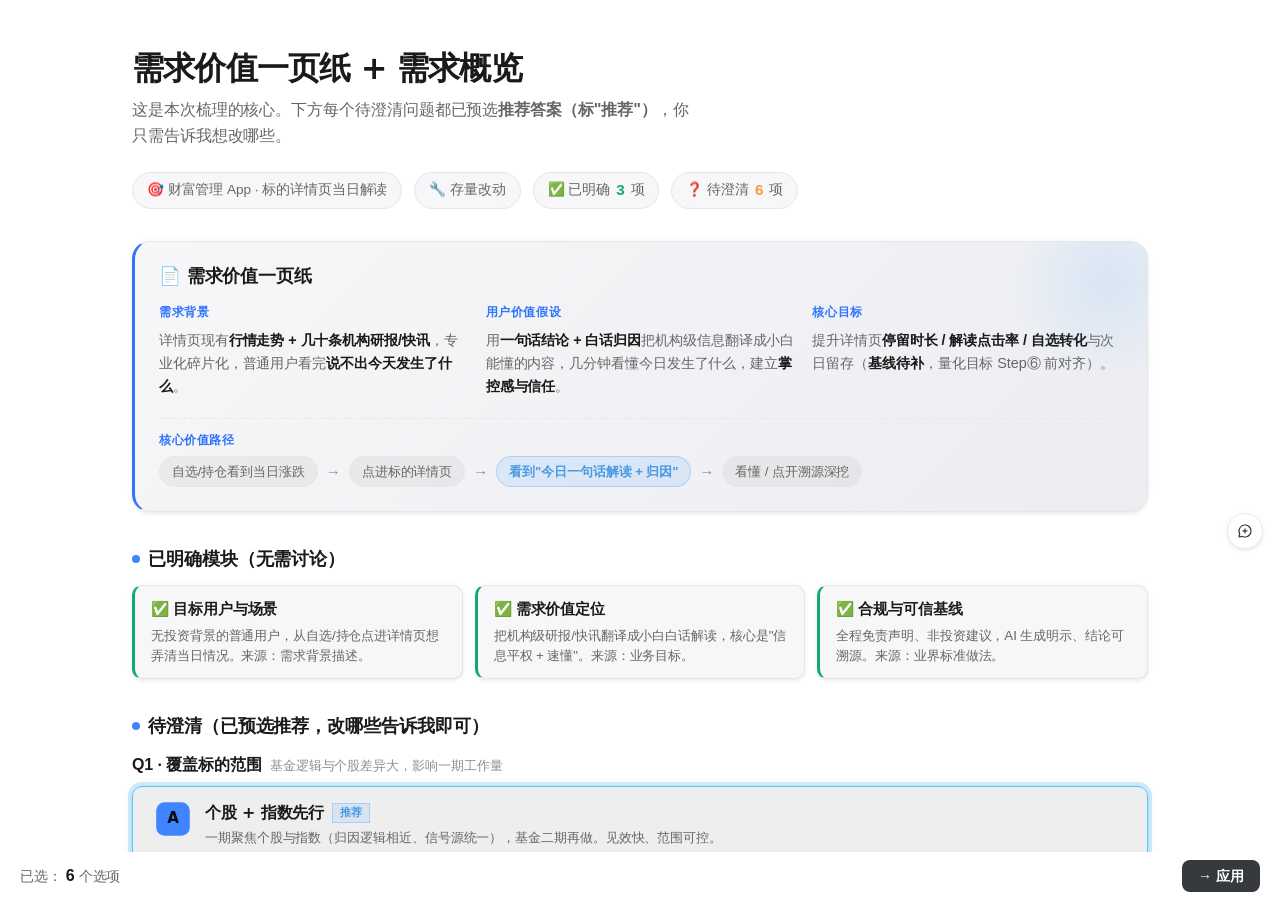
<file: canvas/value-overview.html>
<!DOCTYPE html>
<html lang="zh-CN" data-theme="light">
<head>
  <meta charset="utf-8">
  <meta name="viewport" content="width=device-width, initial-scale=1">
  <title>Flux Brainstorming</title>
  <style>
    /* ─────────────────────────────────────────────────────────────
       Flux Design Token System
       基于 Flux 官方 Design Spec，使用 --f-* 前缀命名。
       默认 light 主题，通过 data-theme="dark" 切换深色模式。
       通过宿主 IframeBox 的 postMessage(ENV_UPDATE) 自动同步主题和语言。
       ───────────────────────────────────────────────────────────── */

    :root {
      /* ── 字体族 ── */
      --f-font-family-zh: 'PingFang SC', 'Noto Sans SC', 'Hiragino Sans GB', 'Helvetica Neue', Arial, sans-serif;
      --f-font-family-en: 'SF Pro Text', -apple-system, BlinkMacSystemFont, 'Segoe UI', sans-serif;
      --f-font-family-code: 'JetBrains Mono', 'SF Mono', 'Menlo', 'Consolas', monospace;
      --f-font-family-display: 'PingFang SC', 'Noto Sans SC', 'SF Pro Display', 'Inter', system-ui, sans-serif;

      --f-font-weight-regular: 400;
      --f-font-weight-medium: 500;
      --f-font-weight-semibold: 600;
      --f-font-weight-bold: 700;
      --f-font-weight-code: 450;

      /* ── 间距 ── */
      --f-spacer-0: 0px;
      --f-spacer-4: 4px;
      --f-spacer-6: 6px;
      --f-spacer-8: 8px;
      --f-spacer-12: 12px;
      --f-spacer-16: 16px;
      --f-spacer-24: 24px;
      --f-spacer-32: 32px;
      --f-spacer-40: 40px;

      /* ── 圆角 ── */
      --f-radius-2: 2px;
      --f-radius-4: 4px;
      --f-radius-6: 6px;
      --f-radius-8: 8px;
      --f-radius-10: 10px;
      --f-radius-full: 9999px;

      /* ── 动效 ── */
      --f-ease-out: cubic-bezier(0.22, 1, 0.36, 1);
      --f-ease-in-out: cubic-bezier(0.65, 0, 0.35, 1);
      --f-dur-fast: 120ms;
      --f-dur-base: 200ms;
      --f-dur-slow: 320ms;
    }

    /* ── Dark 主题（默认） ── */
    :root,
    [data-theme="dark"] {
      --f-bg-bg-base-default: #202328;
      --f-bg-bg-base-secondary: #141517;
      --f-bg-bg-base-tertiary: #212225;
      --f-bg-bg-overlay-l1: #e0e6f20a;
      --f-bg-bg-overlay-l2: #e0e6f20f;
      --f-bg-bg-overlay-l3: #e0e6f214;
      --f-bg-bg-overlay-l4: #e0e6f21f;
      --f-bg-bg-menu: #202123;
      --f-bg-bg-brand: #62cbff;
      --f-bg-bg-brand-hover: #34b3f2;
      --f-bg-bg-brand-sub: #1577f9;
      --f-bg-bg-invert: #dadde5;

      --f-text-text-default: #eeeeee;
      --f-text-text-secondary: #9599a6;
      --f-text-text-tertiary: #666b75;
      --f-text-text-disabled: #555a63;
      --f-text-text-brand: #25b6ff;
      --f-text-text-onbrand: #0c0c0d;

      --f-icon-icon-default: #dadce1;
      --f-icon-icon-secondary: #9599a6;
      --f-icon-icon-tertiary: #666b75;
      --f-icon-icon-brand: #25b6ff;

      --f-border-border-neutral-l1: #242428;
      --f-border-border-neutral-l2: #303135;
      --f-border-border-neutral-l3: #39393e;
      --f-border-border-brand: #25b6ff;
      --f-border-border-brand-sub: #1577f9;

      --f-accent-accent-teal: #2dd288;
      --f-accent-accent-coral: #ff9392;
      --f-accent-accent-amber: #dcb364;
      --f-accent-accent-cyan: #04cbe5;
      --f-accent-accent-blue: #7bb8ff;
      --f-accent-accent-magenta: #ec93ff;
      --f-accent-accent-violet: #bfa5ff;

      --f-status-success-default: #33c192;
      --f-status-alert-default: #e9b721;
      --f-status-warning-default: #f38612;
      --f-status-error-default: #f65a5a;
      --f-status-primary-default: #387bff;

      --f-tag-tag-blue-text: #68b1ee;
      --f-tag-tag-blue-bg: #6dbdff33;
      --f-tag-tag-blue-border: #6dbdff4d;
      --f-tag-tag-green-text: #61c490;
      --f-tag-tag-green-bg: #60dc9a33;
      --f-tag-tag-green-border: #60dc9a4d;
      --f-tag-tag-red-text: #f07676;
      --f-tag-tag-red-bg: #f7606029;
      --f-tag-tag-red-border: #f760604d;
      --f-tag-tag-purple-text: #a291f0;
      --f-tag-tag-purple-bg: #a48fff1f;
      --f-tag-tag-purple-border: #a48fff4d;

      --f-shadow-elevation-100:
        0 0.5px 0 0 rgba(255, 255, 255, 0.06) inset,
        0 0.5px 0 0 rgba(255, 255, 255, 0.06),
        0 2px 6px 0 rgba(0, 0, 0, 0.2);
      --f-shadow-elevation-200:
        0 0.5px 0 0 rgba(255, 255, 255, 0.06) inset,
        0 4px 8px 0 rgba(0, 0, 0, 0.3);
      --f-shadow-elevation-300:
        0 0.5px 0 0 rgba(255, 255, 255, 0.08) inset,
        0 6px 12px 0 rgba(0, 0, 0, 0.4);
    }

    /* ── Light 主题 ── */
    [data-theme="light"] {
      --f-bg-bg-base-default: #f7f7f9;
      --f-bg-bg-base-secondary: #ffffff;
      --f-bg-bg-base-tertiary: #ecedf1;
      --f-bg-bg-overlay-l1: #8888880f;
      --f-bg-bg-overlay-l2: #8888881a;
      --f-bg-bg-overlay-l3: #88888824;
      --f-bg-bg-overlay-l4: #88888833;
      --f-bg-bg-menu: #ffffff;
      --f-bg-bg-brand: #58c7ff;
      --f-bg-bg-brand-hover: #7dd4ff;
      --f-bg-bg-brand-sub: #4495ff;
      --f-bg-bg-invert: #36393d;

      --f-text-text-default: #1a1a1a;
      --f-text-text-secondary: #666666;
      --f-text-text-tertiary: #8a9096;
      --f-text-text-disabled: #b2b2b2;
      --f-text-text-brand: #009ce9;
      --f-text-text-onbrand: #090a0b;

      --f-icon-icon-default: #31353a;
      --f-icon-icon-secondary: #5b6066;
      --f-icon-icon-tertiary: #8a9096;
      --f-icon-icon-brand: #58c7ff;

      --f-border-border-neutral-l1: #e9eaed;
      --f-border-border-neutral-l2: #e4e6e8;
      --f-border-border-neutral-l3: #dfdfe0;
      --f-border-border-brand: #58c7ff;
      --f-border-border-brand-sub: #4495ff;

      --f-accent-accent-teal: #00b983;
      --f-accent-accent-coral: #ff6b45;
      --f-accent-accent-amber: #f2a90c;
      --f-accent-accent-cyan: #00b6f5;
      --f-accent-accent-blue: #3f85ff;
      --f-accent-accent-magenta: #f53cff;
      --f-accent-accent-violet: #9570ff;

      --f-status-success-default: #15a877;
      --f-status-alert-default: #fec700;
      --f-status-warning-default: #ff9b36;
      --f-status-error-default: #fa5246;
      --f-status-primary-default: #2f74ff;

      --f-tag-tag-blue-text: #4999e3;
      --f-tag-tag-blue-bg: #389efe1f;
      --f-tag-tag-blue-border: #389efe4d;
      --f-tag-tag-green-text: #32a767;
      --f-tag-tag-green-bg: #3ab6721f;
      --f-tag-tag-green-border: #3ab6724d;
      --f-tag-tag-red-text: #dc5353;
      --f-tag-tag-red-bg: #ff3e3e1f;
      --f-tag-tag-red-border: #ff3e3e47;
      --f-tag-tag-purple-text: #735ed3;
      --f-tag-tag-purple-bg: #8b71ff1f;
      --f-tag-tag-purple-border: #8b71ff3d;

      --f-shadow-elevation-100:
        0 0 6px 0 rgba(93, 113, 121, 0.06),
        0 2px 3px 0 rgba(93, 113, 121, 0.1);
      --f-shadow-elevation-200:
        0 2px 6px 0 rgba(93, 113, 121, 0.08),
        0 2px 12px 0 rgba(93, 113, 121, 0.14);
      --f-shadow-elevation-300:
        0 0 2px 0 rgba(93, 113, 121, 0.16),
        0 4px 12px 0 rgba(93, 113, 121, 0.12),
        0 6px 20px 0 rgba(174, 185, 189, 0.2);
    }

    /* ─────────────────────────────────────────────────────────────
       Semantic Aliases — 向后兼容 + fragment 作者快捷引用
       将 Flux 官方 token 映射为更简短的语义别名。
       fragment <style> 块中可使用这些别名覆盖。
       ───────────────────────────────────────────────────────────── */
    :root,
    [data-theme="dark"],
    [data-theme="light"] {
      --bg-app:          var(--f-bg-bg-base-secondary);
      --bg-surface:      var(--f-bg-bg-base-default);
      --bg-subtle:       var(--f-bg-bg-base-tertiary);
      --bg-muted:        var(--f-bg-bg-overlay-l2);
      --border:          var(--f-border-border-neutral-l2);
      --border-strong:   var(--f-border-border-neutral-l3);
      --text-primary:    var(--f-text-text-default);
      --text-secondary:  var(--f-text-text-secondary);
      --text-tertiary:   var(--f-text-text-tertiary);
      --accent:          var(--f-bg-bg-brand);
      --accent-soft:     var(--f-bg-bg-overlay-l3);
      --accent-strong:   var(--f-bg-bg-brand-hover);
      --success:         var(--f-status-success-default);
      --warning:         var(--f-status-warning-default);
      --error:           var(--f-status-error-default);
      --selected-bg:     var(--f-bg-bg-overlay-l3);
      --selected-border: var(--f-border-border-brand);
      --selected-ring:   rgba(37, 182, 255, 0.22);

      --font-display:    var(--f-font-family-display);
      --font-body:       var(--f-font-family-zh);
      --font-mono:       var(--f-font-family-code);

      --radius-xs:       var(--f-radius-6);
      --radius-sm:       var(--f-radius-8);
      --radius-md:       var(--f-radius-10);
      --radius-lg:       18px;
      --radius-xl:       24px;
      --radius-pill:     var(--f-radius-full);

      --shadow-1:        var(--f-shadow-elevation-100);
      --shadow-2:        var(--f-shadow-elevation-200);
      --shadow-3:        var(--f-shadow-elevation-300);
      --shadow-focus:    0 0 0 4px var(--selected-ring);

      --space-1: 0.25rem;
      --space-2: 0.5rem;
      --space-3: 0.75rem;
      --space-4: 1rem;
      --space-5: 1.5rem;
      --space-6: 2rem;
      --space-7: 3rem;
      --space-8: 4rem;

      --ease-out:        var(--f-ease-out);
      --ease-in-out:     var(--f-ease-in-out);
      --dur-fast:        var(--f-dur-fast);
      --dur-base:        var(--f-dur-base);
      --dur-slow:        var(--f-dur-slow);
    }

    /* ── Light 别名覆盖（selected-ring 需要跟随主题变化） ── */
    [data-theme="light"] {
      --selected-ring: rgba(0, 156, 233, 0.18);
    }

    /* ── 字体族切换：英文通过 lang 属性 ── */
    html[lang="en"],
    html[lang^="en-"] {
      --font-body: var(--f-font-family-en);
      --font-display: var(--f-font-family-en);
    }

    /* ─────────────────────────────────────────────────────────────
       Reset & base
       ───────────────────────────────────────────────────────────── */
    *, *::before, *::after { box-sizing: border-box; margin: 0; padding: 0; }
    html, body { height: 100%; overflow: hidden; }

    body {
      font-family: var(--font-body);
      background: var(--bg-app);
      color: var(--text-primary);
      display: flex;
      flex-direction: column;
      line-height: 1.6;
      font-size: 15px;
      letter-spacing: -0.005em;
      -webkit-font-smoothing: antialiased;
      -moz-osx-font-smoothing: grayscale;
      text-rendering: optimizeLegibility;
    }

    ::selection { background: var(--accent-soft); color: var(--accent-strong); }

    /* ─────────────────────────────────────────────────────────────
       Layout chrome (header / main / indicator)
       ───────────────────────────────────────────────────────────── */
    .header {
      background: var(--bg-surface);
      padding: var(--space-3) var(--space-6);
      display: flex;
      justify-content: space-between;
      align-items: center;
      border-bottom: 1px solid var(--border);
      flex-shrink: 0;
      backdrop-filter: saturate(1.2);
    }
    .header h1 {
      font-size: 0.85rem;
      font-weight: 600;
      color: var(--text-secondary);
      letter-spacing: 0.02em;
    }
    .header .status {
      font-size: 0.72rem;
      color: var(--success);
      display: flex;
      align-items: center;
      gap: 0.45rem;
      font-weight: 500;
    }
    .header .status::before {
      content: '';
      width: 7px; height: 7px;
      background: var(--success);
      border-radius: 50%;
      box-shadow: 0 0 0 3px rgba(51, 193, 146, 0.18);
    }

    .main { flex: 1; overflow-y: auto; scroll-behavior: smooth; }
    .main::-webkit-scrollbar { width: 10px; height: 10px; }
    .main::-webkit-scrollbar-track { background: transparent; }
    .main::-webkit-scrollbar-thumb {
      background: var(--border-strong);
      border-radius: var(--radius-pill);
      border: 2px solid var(--bg-app);
    }
    .main::-webkit-scrollbar-thumb:hover { background: var(--text-tertiary); }

    #claude-content {
      padding: var(--space-7) var(--space-6);
      min-height: 100%;
      max-width: 1080px;
      margin: 0 auto;
    }

    .content-section {
      display: none;
      animation: fadeInUp var(--dur-slow) var(--ease-out);
    }
    .content-section.active { display: block; }

    @keyframes fadeInUp {
      from { opacity: 0; transform: translateY(8px); }
      to   { opacity: 1; transform: translateY(0); }
    }

    .indicator-bar {
      background: var(--bg-surface);
      border-top: 1px solid var(--border);
      padding: var(--space-3) var(--space-6);
      flex-shrink: 0;
      text-align: center;
      display: flex;
      align-items: center;
      justify-content: center;
      gap: var(--space-4);
    }
    .indicator-bar span {
      font-size: 0.78rem;
      color: var(--text-secondary);
    }
    .indicator-bar .selected-text {
      color: var(--accent);
      font-weight: 600;
    }

    #nav-btn-up, #nav-btn-down {
      width: 28px; height: 28px;
      border: 1px solid var(--border);
      background: var(--bg-surface);
      color: var(--text-secondary);
      border-radius: var(--radius-sm);
      cursor: pointer;
      font-size: 14px;
      line-height: 1;
      transition: all var(--dur-fast) var(--ease-out);
    }
    #nav-btn-up:hover:not(:disabled),
    #nav-btn-down:hover:not(:disabled) {
      border-color: var(--accent);
      color: var(--accent);
      transform: translateY(-1px);
    }
    #nav-btn-up:disabled, #nav-btn-down:disabled { opacity: 0.35; cursor: not-allowed; }
    #nav-page-count {
      font-family: var(--font-mono);
      font-size: 0.72rem;
      color: var(--text-tertiary);
      min-width: 2.5rem;
    }

    /* ─────────────────────────────────────────────────────────────
       Typography
       ───────────────────────────────────────────────────────────── */
    h1, h2, h3, h4, h5 {
      font-family: var(--font-display);
      color: var(--text-primary);
      line-height: 1.25;
    }
    h2 {
      font-size: 2rem;
      font-weight: 700;
      letter-spacing: -0.02em;
      margin-bottom: var(--space-2);
    }
    h3 {
      font-size: 1.1rem;
      font-weight: 600;
      letter-spacing: -0.01em;
      margin-bottom: var(--space-1);
    }
    h4 {
      font-size: 0.95rem;
      font-weight: 600;
      margin-bottom: var(--space-2);
    }
    p { color: var(--text-primary); }

    .subtitle {
      color: var(--text-secondary);
      font-size: 1.02rem;
      margin-bottom: var(--space-6);
      max-width: 62ch;
    }

    .section { margin-bottom: var(--space-6); }
    .label {
      display: inline-block;
      font-size: 0.68rem;
      color: var(--text-secondary);
      text-transform: uppercase;
      letter-spacing: 0.08em;
      font-weight: 600;
      margin-bottom: var(--space-2);
      padding: 2px 8px;
      background: var(--bg-subtle);
      border-radius: var(--radius-xs);
    }

    code {
      font-family: var(--font-mono);
      font-size: 0.88em;
      background: var(--bg-subtle);
      padding: 0.15em 0.4em;
      border-radius: var(--radius-xs);
      color: var(--accent-strong);
    }
    pre {
      font-family: var(--font-mono);
      font-size: 0.85rem;
      background: var(--bg-subtle);
      border: 1px solid var(--border);
      border-radius: var(--radius-md);
      padding: var(--space-4);
      overflow-x: auto;
      margin-bottom: var(--space-4);
    }
    pre code { background: none; padding: 0; color: inherit; }

    /* ─────────────────────────────────────────────────────────────
       Options (A/B/C choice cards)
       ───────────────────────────────────────────────────────────── */
    .options {
      display: flex;
      flex-direction: column;
      gap: var(--space-3);
    }
    .option {
      position: relative;
      background: var(--bg-surface);
      border: 1px solid transparent;
      border-radius: var(--radius-md);
      padding: var(--space-4) var(--space-5);
      cursor: pointer;
      transition: border-color var(--dur-fast) var(--ease-out),
                  transform var(--dur-fast) var(--ease-out),
                  box-shadow var(--dur-base) var(--ease-out),
                  background var(--dur-fast) var(--ease-out);
      display: flex;
      align-items: flex-start;
      gap: var(--space-4);
    }
    .option:hover {
      border-color: var(--border-strong);
      transform: translateY(-1px);
      box-shadow: var(--shadow-2);
    }
    .option.selected {
      background: var(--selected-bg);
      border-color: var(--selected-border);
      box-shadow: var(--shadow-focus), var(--shadow-2);
    }
    .option .letter {
      background: var(--bg-muted);
      color: var(--text-secondary);
      width: 2rem; height: 2rem;
      border-radius: var(--radius-sm);
      display: flex; align-items: center; justify-content: center;
      font-family: var(--font-display);
      font-weight: 700;
      font-size: 0.9rem;
      flex-shrink: 0;
      transition: all var(--dur-base) var(--ease-out);
    }
    .option.selected .letter {
      background: var(--accent);
      color: var(--f-text-text-onbrand);
      transform: scale(1.05);
    }
    .option .content { flex: 1; min-width: 0; }
    .option .content h3 {
      font-size: 1rem;
      margin-bottom: var(--space-1);
    }
    .option .content p {
      color: var(--text-secondary);
      font-size: 0.9rem;
      margin: 0;
    }

    /* ─────────────────────────────────────────────────────────────
       Cards (visual design options)
       ───────────────────────────────────────────────────────────── */
    .cards {
      display: grid;
      grid-template-columns: repeat(auto-fit, minmax(280px, 1fr));
      gap: var(--space-5);
    }
    .card {
      background: var(--bg-surface);
      border: 1px solid transparent;
      border-radius: var(--radius-lg);
      overflow: hidden;
      cursor: pointer;
      transition: transform var(--dur-base) var(--ease-out),
                  box-shadow var(--dur-base) var(--ease-out),
                  border-color var(--dur-fast) var(--ease-out);
      display: flex;
      flex-direction: column;
    }
    .card:hover {
      border-color: var(--border-strong);
      transform: translateY(-3px);
      box-shadow: var(--shadow-3);
    }
    .card.selected {
      border-color: var(--selected-border);
      box-shadow: var(--shadow-focus), var(--shadow-3);
    }
    .card-image {
      background:
        linear-gradient(135deg, var(--bg-subtle) 0%, var(--bg-muted) 100%);
      aspect-ratio: 16 / 10;
      display: flex;
      align-items: center;
      justify-content: center;
      overflow: hidden;
      position: relative;
    }
    .card-body { padding: var(--space-5); }
    .card-body h3 { margin-bottom: var(--space-1); }
    .card-body p { color: var(--text-secondary); font-size: 0.9rem; }

    /* ─────────────────────────────────────────────────────────────
       Mockup containers
       ───────────────────────────────────────────────────────────── */
    .mockup {
      background: var(--bg-surface);
      border: 1px solid var(--border);
      border-radius: var(--radius-lg);
      overflow: hidden;
      margin-bottom: var(--space-5);
      box-shadow: var(--shadow-2);
    }
    .mockup-header {
      background: var(--bg-subtle);
      padding: var(--space-2) var(--space-4);
      font-size: 0.75rem;
      color: var(--text-secondary);
      border-bottom: 1px solid var(--border);
      font-weight: 500;
      display: flex;
      align-items: center;
      gap: var(--space-2);
    }
    .mockup-header::before {
      content: '';
      width: 8px; height: 8px;
      border-radius: 50%;
      background: var(--border-strong);
      box-shadow: 14px 0 0 var(--border-strong), 28px 0 0 var(--border-strong);
      margin-right: 28px;
    }
    .mockup-body { padding: var(--space-5); }

    .mobile-mockup {
      max-width: 375px;
      margin: 0 auto var(--space-5) auto;
      border: 10px solid var(--f-bg-bg-base-secondary);
      border-radius: 40px;
      overflow: hidden;
      background: var(--bg-surface);
      box-shadow: var(--shadow-3);
      position: relative;
    }
    .mobile-mockup::before {
      content: '';
      position: absolute;
      top: 10px; left: 50%;
      transform: translateX(-50%);
      width: 110px; height: 22px;
      background: var(--f-bg-bg-base-secondary);
      border-radius: 0 0 14px 14px;
      z-index: 2;
    }
    .mobile-mockup .mockup-header {
      background: var(--bg-subtle);
      padding: var(--space-4) var(--space-3) var(--space-2);
      text-align: center;
      font-size: 0.78rem;
      font-weight: 600;
      color: var(--text-primary);
      border-bottom: 1px solid var(--border);
    }
    .mobile-mockup .mockup-header::before { display: none; }
    .mobile-mockup .mockup-body {
      min-height: 600px;
      padding: var(--space-5);
      position: relative;
    }

    /* ─────────────────────────────────────────────────────────────
       Layout utilities
       ───────────────────────────────────────────────────────────── */
    .split {
      display: grid;
      grid-template-columns: 1fr 1fr;
      gap: var(--space-5);
    }
    @media (max-width: 800px) { .split { grid-template-columns: 1fr; } }

    .pros-cons {
      display: grid;
      grid-template-columns: 1fr 1fr;
      gap: var(--space-4);
      margin: var(--space-4) 0;
    }
    .pros, .cons {
      background: var(--bg-surface);
      border-radius: var(--radius-md);
      padding: var(--space-4);
    }
    .pros h4 {
      color: var(--success);
      font-size: 0.78rem;
      text-transform: uppercase;
      letter-spacing: 0.06em;
      margin-bottom: var(--space-3);
      display: flex;
      align-items: center;
      gap: var(--space-2);
    }
    .cons h4 {
      color: var(--error);
      font-size: 0.78rem;
      text-transform: uppercase;
      letter-spacing: 0.06em;
      margin-bottom: var(--space-3);
      display: flex;
      align-items: center;
      gap: var(--space-2);
    }
    .pros h4::before { content: '✓'; font-size: 1rem; }
    .cons h4::before { content: '✗'; font-size: 1rem; }
    .pros ul, .cons ul {
      margin-left: 1.1rem;
      font-size: 0.9rem;
      color: var(--text-secondary);
    }
    .pros li, .cons li { margin-bottom: var(--space-1); }

    /* ─────────────────────────────────────────────────────────────
       Generic elements
       ───────────────────────────────────────────────────────────── */
    table {
      width: 100%;
      border-collapse: collapse;
      margin-bottom: var(--space-5);
      font-size: 0.9rem;
      background: var(--bg-surface);
      border-radius: var(--radius-md);
      overflow: hidden;
    }
    th, td {
      border-bottom: 1px solid var(--border);
      padding: var(--space-3) var(--space-4);
      text-align: left;
    }
    tr:last-child td { border-bottom: none; }
    th {
      background: var(--bg-subtle);
      font-weight: 600;
      color: var(--text-secondary);
      font-size: 0.78rem;
      text-transform: uppercase;
      letter-spacing: 0.05em;
    }
    tr:hover td { background: var(--bg-subtle); }

    ul, ol { padding-left: 1.4rem; margin-bottom: var(--space-4); }
    li { margin-bottom: var(--space-1); }

    a {
      color: var(--f-text-text-brand);
      text-decoration: none;
      border-bottom: 1px solid transparent;
      transition: border-color var(--dur-fast);
    }
    a:hover { border-bottom-color: var(--f-text-text-brand); }

    hr {
      border: none;
      border-top: 1px solid var(--border);
      margin: var(--space-6) 0;
    }

    /* ─────────────────────────────────────────────────────────────
       Wireframe / placeholder
       ───────────────────────────────────────────────────────────── */
    .placeholder {
      background: linear-gradient(
        90deg,
        var(--bg-subtle) 0%,
        var(--bg-muted) 50%,
        var(--bg-subtle) 100%
      );
      background-size: 200% 100%;
      animation: shimmer 2s linear infinite;
      border-radius: var(--radius-md);
      padding: var(--space-6);
      text-align: center;
      color: var(--text-tertiary);
      font-size: 0.85rem;
    }
    @keyframes shimmer {
      0% { background-position: 200% 0; }
      100% { background-position: -200% 0; }
    }

    .mock-nav {
      background: linear-gradient(135deg, var(--accent) 0%, var(--accent-strong) 100%);
      color: var(--f-text-text-onbrand);
      padding: var(--space-3) var(--space-5);
      display: flex;
      gap: var(--space-5);
      font-size: 0.9rem;
      font-weight: 500;
      border-radius: var(--radius-sm) var(--radius-sm) 0 0;
    }
    .mock-sidebar {
      background: var(--bg-subtle);
      padding: var(--space-4);
      min-width: 200px;
      border-right: 1px solid var(--border);
      font-size: 0.88rem;
      color: var(--text-secondary);
    }
    .mock-content {
      padding: var(--space-5);
      flex: 1;
      min-width: 0;
    }
    .mock-button {
      background: var(--accent);
      color: var(--f-text-text-onbrand);
      border: none;
      padding: var(--space-2) var(--space-4);
      border-radius: var(--radius-sm);
      font-size: 0.88rem;
      font-weight: 500;
      cursor: pointer;
      transition: all var(--dur-fast) var(--ease-out);
      box-shadow: var(--shadow-1);
    }
    .mock-button:hover {
      background: var(--accent-strong);
      transform: translateY(-1px);
      box-shadow: var(--shadow-2);
    }
    .mock-input {
      background: var(--bg-surface);
      border: 1px solid var(--border);
      border-radius: var(--radius-sm);
      padding: var(--space-2) var(--space-3);
      width: 100%;
      font-family: inherit;
      font-size: 0.9rem;
      color: var(--text-primary);
      transition: border-color var(--dur-fast), box-shadow var(--dur-fast);
    }
    .mock-input:focus {
      outline: none;
      border-color: var(--f-border-border-brand);
      box-shadow: var(--shadow-focus);
    }

    /* ─────────────────────────────────────────────────────────────
       Flux Tag styles
       ───────────────────────────────────────────────────────────── */
    .flux-tag {
      display: inline-block;
      padding: 2px 8px;
      border-radius: var(--f-radius-4);
      font-size: 12px;
      line-height: 18px;
      border: 1px solid;
    }
    .flux-tag-blue { color: var(--f-tag-tag-blue-text); background: var(--f-tag-tag-blue-bg); border-color: var(--f-tag-tag-blue-border); }
    .flux-tag-green { color: var(--f-tag-tag-green-text); background: var(--f-tag-tag-green-bg); border-color: var(--f-tag-tag-green-border); }
    .flux-tag-red { color: var(--f-tag-tag-red-text); background: var(--f-tag-tag-red-bg); border-color: var(--f-tag-tag-red-border); }
    .flux-tag-purple { color: var(--f-tag-tag-purple-text); background: var(--f-tag-tag-purple-bg); border-color: var(--f-tag-tag-purple-border); }

    /* ─────────────────────────────────────────────────────────────
       Utility classes
       ───────────────────────────────────────────────────────────── */
    .badge {
      display: inline-flex;
      align-items: center;
      gap: 0.3rem;
      padding: 0.2rem 0.6rem;
      background: var(--accent-soft);
      color: var(--accent);
      border-radius: var(--radius-pill);
      font-size: 0.72rem;
      font-weight: 600;
      letter-spacing: 0.02em;
    }
    .stack-sm > * + * { margin-top: var(--space-2); }
    .stack-md > * + * { margin-top: var(--space-4); }
    .stack-lg > * + * { margin-top: var(--space-6); }
    .text-muted { color: var(--text-secondary); }
    .text-subtle { color: var(--text-tertiary); }
    .surface {
      background: var(--bg-surface);
      border-radius: var(--radius-md);
      padding: var(--space-5);
    }

    /* Reduce motion */
    @media (prefers-reduced-motion: reduce) {
      *, *::before, *::after {
        animation-duration: 0.01ms !important;
        transition-duration: 0.01ms !important;
      }
    }

    /* FROZEN — 协议见 visual-companion.md */
.mc-footer {
  position: fixed;
  left: 0;
  right: 0;
  bottom: 0;
  z-index: 1000;
  display: flex;
  align-items: center;
  justify-content: space-between;
  height: 48px;
  padding: 0 20px;
  background-color: var(--f-bg-bg-menu);
}

/* 覆盖 inline hidden 的隐藏方式，确保 display 与 flex 切换可控 */
.mc-footer[hidden] {
  display: none;
}

.mc-footer-info {
  display: flex;
  align-items: center;
  font-size: 14px;
  line-height: 22px;
  font-weight: var(--f-font-weight-regular);
  color: var(--f-text-text-secondary);
}

.mc-footer-count {
  color: var(--f-text-text-default);
  font-size: 16px;
  line-height: 24px;
  font-weight: var(--f-font-weight-semibold);
  margin: 0;
}

/* 计数区：组内数字与文案 4px，两组之间 12px（设计稿 node 340-18924） */
.mc-footer-default {
  display: inline-flex;
  align-items: center;
  gap: var(--f-spacer-12);
}
.mc-footer-stat,
.mc-footer-annos {
  display: inline-flex;
  align-items: center;
  gap: var(--f-spacer-4);
}
.mc-footer-annos[hidden] {
  display: none;
}
.mc-footer-anno-count {
  color: var(--f-text-text-default);
  font-size: 16px;
  line-height: 24px;
  font-weight: var(--f-font-weight-semibold);
  margin: 0;
}

/* 默认态 / 批注态 文案切换：默认只显示 default，批注态只显示 annotating */
.mc-footer-annotating {
  display: none;
}
body.mc-anno-active .mc-footer-default {
  display: none;
}
body.mc-anno-active .mc-footer-annotating[data-lang='zh'] {
  display: inline;
}
html[lang='en'] body.mc-anno-active .mc-footer-annotating[data-lang='zh'],
html[lang^='en-'] body.mc-anno-active .mc-footer-annotating[data-lang='zh'] {
  display: none;
}
html[lang='en'] body.mc-anno-active .mc-footer-annotating[data-lang='en'],
html[lang^='en-'] body.mc-anno-active .mc-footer-annotating[data-lang='en'] {
  display: inline;
}

.mc-footer-actions {
  position: relative;
  display: flex;
  align-items: center;
  gap: var(--f-spacer-8);
}

.mc-footer-submit-tip {
  position: absolute;
  right: 0;
  bottom: calc(100% + 8px);
  display: none;
  padding: 7px var(--f-spacer-8);
  border: 1px solid var(--f-border-border-neutral-l1);
  border-radius: var(--f-radius-8);
  background-color: var(--f-bg-bg-base-secondary);
  color: var(--f-text-text-default);
  box-shadow: var(--f-shadow-elevation-100);
  font-size: 12px;
  line-height: 18px;
  white-space: nowrap;
  pointer-events: none;
}
body.mc-anno-active .mc-footer-actions:hover .mc-footer-submit-tip,
body.mc-anno-active .mc-footer-actions:focus-within .mc-footer-submit-tip {
  display: block;
}

.mc-footer-submit {
  display: inline-flex;
  align-items: center;
  justify-content: center;
  gap: var(--f-spacer-4);
  height: 32px;
  padding: 0 var(--f-spacer-16);
  border: none;
  border-radius: 8px;
  background-color: var(--f-bg-bg-invert);
  color: var(--f-bg-bg-base-secondary);
  font-family: inherit;
  font-size: 14px;
  line-height: 1;
  font-weight: var(--f-font-weight-semibold);
  cursor: pointer;
  transition:
    background-color 0.15s ease,
    opacity 0.15s ease;
}

.mc-footer-submit:hover:not(:disabled) {
  opacity: 0.85;
}

.mc-footer-submit:active:not(:disabled) {
  opacity: 0.7;
}

.mc-footer-submit:disabled {
  opacity: 0.5;
  cursor: not-allowed;
}

.mc-footer-submit-arrow {
  display: inline-flex;
  align-items: center;
  font-size: 14px;
  line-height: 1;
}

body.has-mc-footer {
  padding-bottom: 48px;
}

[data-mc-toggle] {
  cursor: pointer;
  user-select: none;
}
[data-mc-toggle][aria-disabled='true'],
[data-mc-toggle][disabled] {
  cursor: not-allowed;
  opacity: 0.5;
}
[data-mc-toggle]:focus-visible {
  outline: 2px solid var(--f-border-border-brand);
  outline-offset: 2px;
}

.mc-footer [data-lang='en'] {
  display: none;
}
html[lang='en'] .mc-footer [data-lang='zh'],
html[lang^='en-'] .mc-footer [data-lang='zh'] {
  display: none;
}
html[lang='en'] .mc-footer [data-lang='en'],
html[lang^='en-'] .mc-footer [data-lang='en'] {
  display: inline;
}

/* ══════════════════════════════════════════════════════════════
   批注（Annotation）—— 见 visual-companion.md「批注模式」
   ══════════════════════════════════════════════════════════════ */

/* ── 右下角批注入口按钮（三态：默认 / 激活 / hover tooltip） ── */
.mc-anno-toggle {
  position: fixed;
  right: 17px;
  top: calc(50% + 63px); /* 与宿主分页器同轴，并保持设计稿标注的 12px 间距 */
  z-index: 1001;
  display: inline-flex;
  align-items: center;
  justify-content: center;
  width: 36px;
  height: 36px;
  box-sizing: border-box;
  padding: 2px;
  border: 1px solid var(--f-border-border-neutral-l1);
  border-radius: var(--f-radius-full);
  background-color: var(--f-bg-bg-base-secondary);
  color: var(--f-icon-icon-default);
  cursor: pointer;
  box-shadow: var(--f-shadow-elevation-100);
  transition:
    color var(--f-dur-fast) var(--f-ease-out),
    background-color var(--f-dur-fast) var(--f-ease-out),
    border-color var(--f-dur-fast) var(--f-ease-out);
}
.mc-anno-toggle[hidden] {
  display: none;
}
/* hover：overlay-l1 圆形底色，不带描边和阴影（设计稿 node 340-18284） */
.mc-anno-toggle:hover {
  background-color: var(--f-bg-bg-base-secondary);
  background-image: linear-gradient(
    var(--f-bg-bg-overlay-l1),
    var(--f-bg-bg-overlay-l1)
  );
  border-color: transparent;
  box-shadow: none;
}
/* 激活态：深色实心圆钮 + 反色图标（对齐设计稿 node 340-18441）。
   底色用 --f-bg-bg-invert，图标用 --f-bg-bg-base-secondary（与 invert 天然反色，
   亮/暗主题下均保证对比度）。 */
.mc-anno-toggle[aria-pressed='true'] {
  background-color: var(--f-bg-bg-invert);
  background-image: none;
  border-color: var(--f-bg-bg-invert);
  color: var(--f-bg-bg-base-secondary);
}
.mc-anno-toggle-icon {
  display: inline-flex;
  align-items: center;
  justify-content: center;
}
.mc-anno-toggle-icon svg {
  width: 16px;
  height: 16px;
}

/* 入口按钮左侧 tooltip（打开/关闭批注模式）——浅色（对齐设计稿 node 340-19418）：
   白底 + neutral-l1 描边 + text-default 深字 + radius-8 + 12/18 字 + 柔和阴影 */
.mc-anno-toggle-tip {
  position: absolute;
  right: calc(100% + 8px);
  top: 50%;
  transform: translateY(-50%);
  display: none;
  white-space: nowrap;
  padding: 7px var(--f-spacer-8);
  border-radius: var(--f-radius-8);
  background-color: var(--f-bg-bg-base-secondary);
  border: 1px solid var(--f-border-border-neutral-l1);
  color: var(--f-text-text-default);
  font-size: 12px;
  line-height: 18px;
  pointer-events: none;
  box-shadow: var(--f-shadow-elevation-100);
}
.mc-anno-toggle:hover .mc-anno-toggle-tip[data-lang='zh'] {
  display: inline-block;
}
/* tooltip 语言可见性（默认中文，英文环境切换） */
.mc-anno-toggle-tip[data-lang='en'] {
  display: none;
}
html[lang='en'] .mc-anno-toggle:hover .mc-anno-toggle-tip[data-lang='zh'],
html[lang^='en-'] .mc-anno-toggle:hover .mc-anno-toggle-tip[data-lang='zh'] {
  display: none;
}
html[lang='en'] .mc-anno-toggle:hover .mc-anno-toggle-tip[data-lang='en'],
html[lang^='en-'] .mc-anno-toggle:hover .mc-anno-toggle-tip[data-lang='en'] {
  display: inline-block;
}

/* ── 批注模式下的画布交互 ── */
/* 不可批注区域统一弱化，当前已选选项抬高到遮罩之上
   （设计稿 node 654-20188）。遮罩使用主题背景 token，同时适配明暗主题。 */
body.mc-anno-active::before {
  content: '';
  position: fixed;
  inset: 0;
  z-index: 900;
  background-color: var(--f-bg-bg-base-secondary);
  opacity: 0.5;
  pointer-events: none;
}
body.mc-anno-active #claude-content {
  pointer-events: none;
}
body.mc-anno-active .mc-anno-target {
  position: relative;
  z-index: 901;
  pointer-events: auto;
}

/* 自定义评论光标：完整复用设计稿 node 340-18345 导出的 SVG（含白色衬底与双层阴影）。
   ⚠️ CSS cursor 的 SVG data-uri 无法引用 --f-* 变量，图标颜色固定取设计稿中
   icon-default / icon-onaccent 的 light 色值；光标由系统层绘制，属 token 规则例外。 */
body.mc-anno-active .mc-anno-target {
  cursor:
    url('data:image/svg+xml;utf8,<svg xmlns="http://www.w3.org/2000/svg" width="39" height="39" viewBox="0 0 39 39" fill="none"><g filter="url(%23filter0_dd_340_18345)"><path d="M10.1584 23.5083C10.3054 23.8792 10.3381 24.2856 10.2524 24.6753L9.18736 27.9652C9.15305 28.1321 9.16192 28.3049 9.21314 28.4674C9.26436 28.6298 9.35622 28.7765 9.48003 28.8935C9.60383 29.0105 9.75547 29.0939 9.92056 29.1359C10.0857 29.1778 10.2587 29.1769 10.4234 29.1332L13.8364 28.1352C14.2041 28.0623 14.5849 28.0942 14.9354 28.2272C17.0707 29.2245 19.4897 29.4354 21.7655 28.823C24.0413 28.2105 26.0276 26.8139 27.374 24.8796C28.7205 22.9454 29.3405 20.5977 29.1246 18.2509C28.9088 15.904 27.871 13.7088 26.1944 12.0526C24.5178 10.3963 22.31 9.38542 19.9607 9.19828C17.6114 9.01114 15.2715 9.65976 13.3538 11.0297C11.4361 12.3997 10.0639 14.4029 9.47926 16.686C8.89462 18.969 9.13513 21.3852 10.1584 23.5083Z" fill="white"/><path d="M12.6276 10.0124C14.7849 8.47138 17.4174 7.74132 20.0602 7.95184C22.7031 8.16242 25.1868 9.30051 27.0729 11.1638C28.959 13.027 30.127 15.4963 30.3698 18.1364C30.6126 20.7765 29.9147 23.4175 28.4001 25.5934C26.8854 27.7695 24.6507 29.3409 22.0905 30.03C19.5565 30.712 16.8653 30.4847 14.4811 29.3923C14.3619 29.349 14.2341 29.3374 14.1091 29.3571L10.7741 30.3327C10.7641 30.3356 10.7539 30.3388 10.7438 30.3415C10.3735 30.4397 9.98429 30.4417 9.61296 30.3474C9.24165 30.253 8.90025 30.0655 8.62175 29.8024C8.34324 29.5392 8.13642 29.2089 8.02116 28.8434C7.90594 28.478 7.88541 28.0889 7.96257 27.7136L7.99773 27.5807L9.03679 24.3718C9.05911 24.2416 9.04775 24.1081 9.00163 23.9841C7.87731 21.6118 7.61661 18.9204 8.26823 16.3757C8.92598 13.8073 10.4703 11.5535 12.6276 10.0124Z" stroke="white" stroke-width="2.5" stroke-linecap="round" stroke-linejoin="round"/></g><path d="M10.1584 23.5083C10.3054 23.8792 10.3381 24.2856 10.2524 24.6753L9.18736 27.9652C9.15305 28.1321 9.16192 28.3049 9.21314 28.4674C9.26436 28.6298 9.35622 28.7765 9.48003 28.8935C9.60383 29.0105 9.75547 29.0939 9.92056 29.1359C10.0857 29.1778 10.2587 29.1769 10.4234 29.1332L13.8364 28.1352C14.2041 28.0623 14.5849 28.0942 14.9354 28.2272C17.0707 29.2245 19.4897 29.4354 21.7655 28.823C24.0413 28.2105 26.0276 26.8139 27.374 24.8796C28.7205 22.9454 29.3405 20.5977 29.1246 18.2509C28.9088 15.904 27.871 13.7088 26.1944 12.0526C24.5178 10.3963 22.31 9.38542 19.9607 9.19828C17.6114 9.01114 15.2715 9.65976 13.3538 11.0297C11.4361 12.3997 10.0639 14.4029 9.47926 16.686C8.89462 18.969 9.13513 21.3852 10.1584 23.5083Z" fill="white" stroke="%2331353A" stroke-width="2" stroke-linecap="round" stroke-linejoin="round"/><path d="M15.7858 19.1179H22.4525" stroke="%2331353A" stroke-width="2" stroke-linecap="round" stroke-linejoin="round"/><path d="M19.1178 15.7847V22.4514" stroke="%2331353A" stroke-width="2" stroke-linecap="round" stroke-linejoin="round"/><defs><filter id="filter0_dd_340_18345" x="4.76837e-06" y="2.00272e-05" width="38.3333" height="38.3333" filterUnits="userSpaceOnUse" color-interpolation-filters="sRGB"><feFlood flood-opacity="0" result="BackgroundImageFix"/><feColorMatrix in="SourceAlpha" type="matrix" values="0 0 0 0 0 0 0 0 0 0 0 0 0 0 0 0 0 0 127 0" result="hardAlpha"/><feOffset/><feGaussianBlur stdDeviation="3.33333"/><feComposite in2="hardAlpha" operator="out"/><feColorMatrix type="matrix" values="0 0 0 0 0.52549 0 0 0 0 0.541176 0 0 0 0 0.596078 0 0 0 0.08 0"/><feBlend mode="normal" in2="BackgroundImageFix" result="effect1_dropShadow_340_18345"/><feColorMatrix in="SourceAlpha" type="matrix" values="0 0 0 0 0 0 0 0 0 0 0 0 0 0 0 0 0 0 127 0" result="hardAlpha"/><feOffset dy="3.33333"/><feGaussianBlur stdDeviation="1.66667"/><feComposite in2="hardAlpha" operator="out"/><feColorMatrix type="matrix" values="0 0 0 0 0.525311 0 0 0 0 0.541465 0 0 0 0 0.595309 0 0 0 0.16 0"/><feBlend mode="normal" in2="effect1_dropShadow_340_18345" result="effect2_dropShadow_340_18345"/><feBlend mode="normal" in="SourceGraphic" in2="effect2_dropShadow_340_18345" result="shape"/></filter></defs></svg>')
      9 30,
    pointer;
}
/* 批注模式下：已带标记的 option 不再显示评论光标（仅标记可交互） */
body.mc-anno-active .mc-anno-has-marker {
  cursor: default;
}
/* 批注模式下的 hover 反馈：只高亮"当前会锚定的那个载体"（由 JS 打 .mc-anno-hover）。
   嵌套时内层载体优先，故仅内层亮、外层不亮，避免"内外层同时描边"的歧义。
   已带标记的载体不再提示。 */
body.mc-anno-active .mc-anno-hover:not(.mc-anno-has-marker) {
  outline: 2px dashed var(--f-border-border-brand);
  outline-offset: 2px;
  border-radius: var(--radius-sm);
}
/* 批注模式下未选项完全退出命中测试，仅保留当前选中项的批注交互 */
body.mc-anno-active .option:not(.selected),
body.mc-anno-active .card:not(.selected) {
  pointer-events: none;
  cursor: default;
}
/* 批注模式下抑制选项原有的 hover 位移 / 阴影反馈 */
body.mc-anno-active .option:hover,
body.mc-anno-active .card:hover {
  transform: none;
  box-shadow: none;
}

/* ── option 上的批注气泡标记 ── */
/* 承载标记的元素需建立定位上下文（.option 默认已 relative，.card 兜底）；
   .card 默认 overflow:hidden 会裁掉溢出的标记气泡，带标记时放开 */
.mc-anno-has-marker {
  position: relative;
}
.card.mc-anno-has-marker {
  overflow: visible;
}
.mc-anno-marker {
  position: absolute;
  top: -16px;
  right: 16px;
  z-index: 6;
  display: inline-flex;
  align-items: center;
  justify-content: center;
  width: 24px;
  height: 24px;
  border: none;
  border-radius: 0;
  background: transparent;
  color: var(--f-bg-bg-brand-sub);
  cursor: pointer;
  padding: 0;
  overflow: visible;
}
.mc-anno-marker.mc-anno-marker-positioned {
  right: auto;
  transform: translateY(-100%);
}
.mc-anno-marker svg {
  flex: none;
  width: 34px;
  height: 34px;
  overflow: visible;
}

/* hover 标记时的内容浮层（只读预览）。
   浮层挂在 body 上、按视口坐标定位（body 不滚动，滚动发生在 .main） */
.mc-anno-preview {
  position: fixed;
  z-index: 1002;
  max-width: 280px;
  padding: 8px 12px;
  border-radius: var(--f-radius-8);
  background-color: var(--f-bg-bg-menu);
  color: var(--f-text-text-default);
  font-size: 13px;
  line-height: 20px;
  box-shadow: var(--f-shadow-elevation-200);
  border: 1px solid var(--f-border-border-neutral-l2);
  white-space: pre-wrap;
  word-break: break-word;
  pointer-events: none;
}
.mc-anno-preview[hidden] {
  display: none;
}

/* ── 添加 / 编辑评论弹窗 ── */
.mc-anno-popover {
  position: fixed;
  z-index: 1003;
  display: flex;
  flex-direction: column;
  align-items: flex-start;
  gap: var(--f-spacer-16);
  width: 360px;
  max-width: calc(100vw - 16px);
  padding: 12px;
  border-radius: var(--f-radius-8);
  background-color: var(--f-bg-bg-base-secondary);
  border: 1px solid var(--f-border-border-neutral-l1);
  box-shadow: var(--f-shadow-elevation-300);
}
.mc-anno-popover[hidden] {
  display: none;
}
.mc-anno-popover-head {
  display: flex;
  align-items: center;
  justify-content: space-between;
  width: 100%;
  min-height: 24px;
}
.mc-anno-popover-title {
  font-size: 14px;
  line-height: 22px;
  font-weight: var(--f-font-weight-semibold);
  color: var(--f-text-text-default);
}
.mc-anno-popover-close {
  display: inline-flex;
  align-items: center;
  justify-content: center;
  width: 24px;
  height: 24px;
  border: none;
  border-radius: var(--f-radius-6);
  background: transparent;
  color: var(--f-icon-icon-secondary);
  cursor: pointer;
}
.mc-anno-popover-close svg {
  width: 16px;
  height: 16px;
}
.mc-anno-popover-close:hover {
  background-color: var(--f-bg-bg-overlay-l2);
  color: var(--f-icon-icon-default);
}
/* 多行输入：最多展示 7 行(20px 行高 * 7 = 140px)，超出内部滚动，
   内容区最大高度 340px（含 padding），需求约定 */
.mc-anno-popover-input {
  display: block;
  width: 100%;
  min-height: 68px;
  max-height: 340px;
  box-sizing: border-box;
  padding: 8px 12px;
  border: 1px solid var(--f-border-border-neutral-l1);
  border-radius: var(--f-radius-8);
  background-color: var(--f-bg-bg-overlay-l1);
  color: var(--f-text-text-default);
  font-family: inherit;
  font-size: 13px;
  line-height: 20px;
  resize: none;
  overflow-y: auto;
}
.mc-anno-popover-input::placeholder {
  color: var(--f-text-text-tertiary);
}
.mc-anno-popover-input:focus {
  outline: none;
  border-color: var(--f-border-border-neutral-l1);
}
.mc-anno-popover-input::selection {
  color: var(--f-text-text-default);
  background-color: var(--f-tag-tag-blue-bg);
}
.mc-anno-popover-actions {
  display: flex;
  align-items: center;
  justify-content: flex-end;
  gap: var(--f-spacer-8);
  width: 100%;
  height: 28px;
}
/* 编辑态删除按钮独占左侧，取消 / 确定按钮靠右（设计稿 node 340-19369） */
.mc-anno-popover-delete {
  display: none;
  align-items: center;
  height: 28px;
  margin-right: auto;
  padding: 0 8px;
  border: none;
  border-radius: var(--f-radius-6);
  background: transparent;
  color: var(--f-status-error-default);
  font-family: inherit;
  font-size: 13px;
  font-weight: var(--f-font-weight-medium);
  cursor: pointer;
}
.mc-anno-popover-delete:hover {
  background-color: var(--f-tag-tag-red-bg);
}
.mc-anno-popover.mc-anno-editing .mc-anno-popover-delete {
  display: inline-flex;
}
.mc-anno-btn {
  display: inline-flex;
  align-items: center;
  justify-content: center;
  height: 28px;
  padding: 0 8px;
  border-radius: var(--f-radius-6);
  font-family: inherit;
  font-size: 13px;
  font-weight: var(--f-font-weight-medium);
  cursor: pointer;
  border: none;
  transition:
    opacity var(--f-dur-fast) var(--f-ease-out),
    background-color var(--f-dur-fast) var(--f-ease-out);
}
.mc-anno-btn-cancel {
  background-color: var(--f-bg-bg-overlay-l2);
  color: var(--f-text-text-default);
}
.mc-anno-btn-cancel:hover {
  background-color: var(--f-bg-bg-overlay-l2);
}
.mc-anno-btn-primary {
  background-color: var(--f-bg-bg-invert);
  color: var(--f-bg-bg-base-secondary);
}
.mc-anno-btn-primary:hover:not(:disabled) {
  opacity: 0.85;
}
.mc-anno-btn-primary:disabled {
  opacity: 0.5;
  cursor: not-allowed;
}
.mc-anno-btn-danger {
  background-color: var(--f-status-error-default);
  color: var(--f-bg-bg-base-secondary);
}
.mc-anno-btn-danger:hover {
  opacity: 0.88;
}

/* ── 删除二次确认气泡 ── */
.mc-anno-confirm {
  position: fixed;
  z-index: 1004;
  display: flex;
  flex-direction: column;
  gap: var(--f-spacer-8);
  width: 204px;
  padding: 8px 12px;
  border-radius: 12px;
  background-color: var(--f-bg-bg-menu);
  border: 1px solid var(--f-border-border-neutral-l1);
  backdrop-filter: blur(6px);
  box-shadow: var(--f-shadow-elevation-100);
}
.mc-anno-confirm[hidden] {
  display: none;
}
.mc-anno-confirm-heading {
  display: flex;
  align-items: center;
  gap: 8px;
  min-height: 24px;
}
.mc-anno-confirm-icon {
  flex-shrink: 0;
  color: var(--f-status-error-default);
  display: inline-flex;
}
.mc-anno-confirm-title {
  font-size: 13px;
  line-height: 20px;
  font-weight: var(--f-font-weight-medium);
  color: var(--f-text-text-default);
}
.mc-anno-confirm-text {
  font-size: 12px;
  line-height: 18px;
  color: var(--f-text-text-secondary);
  white-space: nowrap;
}
html[lang='en'] .mc-anno-confirm-text,
html[lang^='en-'] .mc-anno-confirm-text {
  white-space: normal;
}
.mc-anno-confirm-actions {
  display: flex;
  align-items: center;
  justify-content: flex-end;
  gap: var(--f-spacer-8);
}
.mc-anno-confirm .mc-anno-btn {
  padding: 0 6px;
}

/* ── 操作成功轻提示（删除成功等） ── */
.mc-anno-toast {
  position: fixed;
  left: 50%;
  top: 24px;
  transform: translateX(-50%);
  z-index: 1005;
  padding: 8px 16px;
  border-radius: var(--f-radius-8);
  background-color: var(--f-bg-bg-invert);
  color: var(--f-bg-bg-base-secondary);
  font-size: 13px;
  line-height: 20px;
  box-shadow: var(--f-shadow-elevation-200);
  pointer-events: none;
  opacity: 0;
  transition: opacity var(--f-dur-base) var(--f-ease-out);
}
.mc-anno-toast.mc-anno-toast-show {
  opacity: 1;
}

  </style>
</head>
<body>
  <!-- mc-footer 协议文档：skills/flux-brainstorm/visual-companion.md -->

  <div class="main">
    <div id="claude-content">
<style>
  :root {
    --accent: var(--f-accent-accent-blue);
    --accent-strong: var(--f-status-primary-default);
    --accent-soft: var(--f-tag-tag-blue-bg);
  }
  [data-theme="light"] { --accent-soft: var(--f-tag-tag-blue-bg); }
  h2 { font-size: 2rem; font-weight: 700; letter-spacing: -0.025em; }
  .subtitle { margin-bottom: var(--space-5); }
  .stat-line { display:flex; gap: var(--space-3); margin-bottom: var(--space-6); flex-wrap:wrap; }
  .stat { display:flex; align-items:center; gap:6px; font-size:0.85rem; color:var(--text-secondary); background:var(--bg-surface); border:1px solid var(--border); border-radius:var(--radius-pill); padding:5px 14px; }
  .stat b { color: var(--text-primary); font-size: 0.95rem; }
  .stat.ok b { color: var(--success); }
  .stat.q b { color: var(--warning); }

  /* value one-pager */
  .value-sheet {
    background: linear-gradient(135deg, var(--bg-surface) 0%, var(--bg-subtle) 100%);
    border: 1px solid var(--border); border-left: 3px solid var(--accent-strong);
    border-radius: var(--radius-lg); padding: var(--space-5); margin-bottom: var(--space-6);
    box-shadow: var(--shadow-1); position: relative; overflow: hidden;
  }
  .value-sheet::after { content:''; position:absolute; top:-60px; right:-60px; width:200px; height:200px; background:radial-gradient(circle,var(--accent-soft),transparent 70%); pointer-events:none; }
  .value-sheet h3 { font-size:1.1rem; margin-bottom:var(--space-4); display:flex; align-items:center; gap:8px; }
  .vgrid { display:grid; grid-template-columns:repeat(auto-fit,minmax(230px,1fr)); gap:var(--space-4); }
  .vitem { }
  .vitem .k { font-size:0.75rem; text-transform:uppercase; letter-spacing:0.05em; color:var(--accent-strong); font-weight:700; margin-bottom:6px; }
  .vitem .v { font-size:0.9rem; color:var(--text-secondary); line-height:1.6; }
  .vitem .v b { color: var(--text-primary); }
  .vpath { grid-column:1/-1; border-top:1px dashed var(--border); padding-top:var(--space-3); margin-top:var(--space-1); }
  .vpath .flow { display:flex; align-items:center; gap:8px; flex-wrap:wrap; margin-top:6px; }
  .vpath .n { background:var(--bg-muted); border:1px solid var(--border); border-radius:var(--radius-pill); padding:4px 12px; font-size:0.82rem; color:var(--text-secondary); }
  .vpath .n.hot { background:var(--accent-soft); color:var(--f-tag-tag-blue-text); border-color:var(--f-tag-tag-blue-border); font-weight:600; }
  .vpath .ar { color:var(--text-tertiary); }

  .sec-title { font-size:1.15rem; font-weight:700; margin:var(--space-6) 0 var(--space-3); display:flex; align-items:center; gap:8px; }
  .sec-title .dot { width:8px; height:8px; border-radius:50%; background:var(--accent); }

  /* clear modules */
  .clear-grid { display:grid; grid-template-columns:repeat(auto-fill,minmax(280px,1fr)); gap:var(--space-3); margin-bottom:var(--space-5); }
  .clear-card { background:var(--bg-surface); border:1px solid var(--border); border-left:3px solid var(--success); border-radius:var(--radius-md); padding:var(--space-3) var(--space-4); box-shadow:var(--shadow-1); }
  .clear-card .t { font-weight:700; font-size:0.92rem; margin-bottom:4px; display:flex; align-items:center; gap:6px; }
  .clear-card .d { font-size:0.83rem; color:var(--text-secondary); line-height:1.5; }

  /* question block */
  .qblock { margin-bottom:var(--space-6); }
  .qhead { display:flex; align-items:baseline; gap:8px; margin-bottom:var(--space-2); }
  .qhead .qn { font-weight:700; font-size:1rem; color:var(--text-primary); }
  .qhead .why { font-size:0.8rem; color:var(--text-tertiary); }
  .options .option .content h3 { display:flex; align-items:center; gap:8px; flex-wrap:wrap; }
  .options .option .content p { font-size:0.84rem; }
  .rec-badge { background:var(--accent-soft); color:var(--f-tag-tag-blue-text); border:1px solid var(--f-tag-tag-blue-border); border-radius:var(--radius-4); font-size:0.68rem; padding:2px 7px; font-weight:600; }
</style>

<h2>需求价值一页纸 + 需求概览</h2>
<p class="subtitle">这是本次梳理的核心。下方每个待澄清问题都已预选<b>推荐答案（标"推荐"）</b>，你只需告诉我想改哪些。</p>

<div class="stat-line">
  <span class="stat">🎯 财富管理 App · 标的详情页当日解读</span>
  <span class="stat">🔧 存量改动</span>
  <span class="stat ok">✅ 已明确 <b>3</b> 项</span>
  <span class="stat q">❓ 待澄清 <b>6</b> 项</span>
</div>

<div class="value-sheet" data-annotatable data-anno-label="需求价值一页纸">
  <h3>📄 需求价值一页纸</h3>
  <div class="vgrid">
    <div class="vitem">
      <div class="k">需求背景</div>
      <div class="v">详情页现有<b>行情走势 + 几十条机构研报/快讯</b>，专业化碎片化，普通用户看完<b>说不出今天发生了什么</b>。</div>
    </div>
    <div class="vitem">
      <div class="k">用户价值假设</div>
      <div class="v">用<b>一句话结论 + 白话归因</b>把机构级信息翻译成小白能懂的内容，几分钟看懂今日发生了什么，建立<b>掌控感与信任</b>。</div>
    </div>
    <div class="vitem">
      <div class="k">核心目标</div>
      <div class="v">提升详情页<b>停留时长 / 解读点击率 / 自选转化</b>与次日留存（<b>基线待补</b>，量化目标 Step⑥ 前对齐）。</div>
    </div>
    <div class="vpath">
      <div class="k" style="color:var(--accent-strong);font-size:0.75rem;text-transform:uppercase;letter-spacing:0.05em;font-weight:700;">核心价值路径</div>
      <div class="flow">
        <span class="n">自选/持仓看到当日涨跌</span><span class="ar">→</span>
        <span class="n">点进标的详情页</span><span class="ar">→</span>
        <span class="n hot">看到"今日一句话解读 + 归因"</span><span class="ar">→</span>
        <span class="n">看懂 / 点开溯源深挖</span>
      </div>
    </div>
  </div>
</div>

<div class="sec-title"><span class="dot"></span>已明确模块（无需讨论）</div>
<div class="clear-grid">
  <div class="clear-card" data-annotatable data-anno-label="目标用户">
    <div class="t">✅ 目标用户与场景</div>
    <div class="d">无投资背景的普通用户，从自选/持仓点进详情页想弄清当日情况。来源：需求背景描述。</div>
  </div>
  <div class="clear-card" data-annotatable data-anno-label="价值定位">
    <div class="t">✅ 需求价值定位</div>
    <div class="d">把机构级研报/快讯翻译成小白白话解读，核心是"信息平权 + 速懂"。来源：业务目标。</div>
  </div>
  <div class="clear-card" data-annotatable data-anno-label="合规基线">
    <div class="t">✅ 合规与可信基线</div>
    <div class="d">全程免责声明、非投资建议，AI 生成明示、结论可溯源。来源：业界标准做法。</div>
  </div>
</div>

<div class="sec-title"><span class="dot"></span>待澄清（已预选推荐，改哪些告诉我即可）</div>

<div class="qblock">
  <div class="qhead"><span class="qn">Q1 · 覆盖标的范围</span><span class="why">基金逻辑与个股差异大，影响一期工作量</span></div>
  <div class="options" data-question="Q1 覆盖标的范围">
    <div class="option selected" data-choice="stock_index_first" onclick="toggleSelect(this)">
      <div class="letter">A</div>
      <div class="content"><h3>个股 + 指数先行 <span class="rec-badge">推荐</span></h3><p>一期聚焦个股与指数（归因逻辑相近、信号源统一），基金二期再做。见效快、范围可控。</p></div>
    </div>
    <div class="option" data-choice="all_in_one" onclick="toggleSelect(this)">
      <div class="letter">B</div>
      <div class="content"><h3>个股 + 指数 + 基金全覆盖</h3><p>一步到位，但基金需额外处理"净值≠估值、持仓/经理归因"，工作量与复杂度显著更高。</p></div>
    </div>
    <div class="option" data-choice="stock_only" onclick="toggleSelect(this)">
      <div class="letter">C</div>
      <div class="content"><h3>仅个股</h3><p>最小范围快速验证，指数/基金后续再拓展。</p></div>
    </div>
  </div>
</div>

<div class="qblock">
  <div class="qhead"><span class="qn">Q2 · 解读的承载形态</span><span class="why">决定用户能否"被动看到"解读</span></div>
  <div class="options" data-question="Q2 解读承载形态">
    <div class="option selected" data-choice="resident_card" onclick="toggleSelect(this)">
      <div class="letter">A</div>
      <div class="content"><h3>详情页顶部常驻解读卡片 <span class="rec-badge">推荐</span></h3><p>进详情页即在走势图附近看到"今日解读"卡片，小白无需主动操作。业界主流（富途/东财）。</p></div>
    </div>
    <div class="option" data-choice="tab" onclick="toggleSelect(this)">
      <div class="letter">B</div>
      <div class="content"><h3>独立"解读" Tab</h3><p>信息更充分，但需用户主动切 Tab，触达弱于常驻卡片。</p></div>
    </div>
    <div class="option" data-choice="ai_entry" onclick="toggleSelect(this)">
      <div class="letter">C</div>
      <div class="content"><h3>AI 对话入口为主</h3><p>灵活可追问，但要求用户会提问，对小白门槛偏高，适合作为深挖补充而非主形态。</p></div>
    </div>
  </div>
</div>

<div class="qblock">
  <div class="qhead"><span class="qn">Q3 · 解读内容结构</span><span class="why">决定小白能否"速懂"</span></div>
  <div class="options" data-question="Q3 解读内容结构">
    <div class="option selected" data-choice="pyramid" onclick="toggleSelect(this)">
      <div class="letter">A</div>
      <div class="content"><h3>金字塔式：一句话结论 → 多维归因 → 溯源 <span class="rec-badge">推荐</span></h3><p>顶部"今天为什么涨/跌"一句话，下方展开消息/资金/事件多维，每条可点开原文。速懂 + 可深挖。</p></div>
    </div>
    <div class="option" data-choice="one_liner" onclick="toggleSelect(this)">
      <div class="letter">B</div>
      <div class="content"><h3>只做极简一句话总结</h3><p>最轻量，但缺少归因与溯源，可信度和深度不足。</p></div>
    </div>
    <div class="option" data-choice="timeline" onclick="toggleSelect(this)">
      <div class="letter">C</div>
      <div class="content"><h3>当日事件时间线为主</h3><p>按时间列当日事件，适合信息多的标的，但"结论感"弱于金字塔。</p></div>
    </div>
  </div>
</div>

<div class="qblock">
  <div class="qhead"><span class="qn">Q4 · 更新节奏</span><span class="why">小白多不盯盘</span></div>
  <div class="options" data-question="Q4 更新节奏">
    <div class="option selected" data-choice="eod_plus_event" onclick="toggleSelect(this)">
      <div class="letter">A</div>
      <div class="content"><h3>收盘后当日总结 + 盘中重大异动更新 <span class="rec-badge">推荐</span></h3><p>收盘后一版完整"今天发生了什么"，盘中仅在重大异动时更新。契合不盯盘用户，也控成本。</p></div>
    </div>
    <div class="option" data-choice="realtime" onclick="toggleSelect(this)">
      <div class="letter">B</div>
      <div class="content"><h3>盘中实时滚动更新</h3><p>信息最及时，但生成频繁、成本高，且小白盘中关注度低。</p></div>
    </div>
    <div class="option" data-choice="morning_evening" onclick="toggleSelect(this)">
      <div class="letter">C</div>
      <div class="content"><h3>开盘前 + 收盘后早晚报</h3><p>对标富途早晚报，含次日展望，节奏更重。</p></div>
    </div>
  </div>
</div>

<div class="qblock">
  <div class="qhead"><span class="qn">Q5 · 个性化程度</span><span class="why">影响一期复杂度与差异化</span></div>
  <div class="options" data-question="Q5 个性化程度">
    <div class="option selected" data-choice="generic_first" onclick="toggleSelect(this)">
      <div class="letter">A</div>
      <div class="content"><h3>一期做标的通用解读 <span class="rec-badge">推荐</span></h3><p>同一标的所有人看到相同解读，快速上线验证核心价值；个性化（结合持仓盈亏）作二期。</p></div>
    </div>
    <div class="option" data-choice="personalized" onclick="toggleSelect(this)">
      <div class="letter">B</div>
      <div class="content"><h3>一期即结合自选/持仓做个性化</h3><p>"你的持仓今天为何涨跌""你的行为影响"更打动人，但依赖持仓数据、复杂度高。</p></div>
    </div>
  </div>
</div>

<div class="qblock">
  <div class="qhead"><span class="qn">Q6 · 无实质信息日的处理</span><span class="why">决定解读可信度，避免"噪音归因"</span></div>
  <div class="options" data-question="Q6 无信息日处理">
    <div class="option selected" data-choice="restrained" onclick="toggleSelect(this)">
      <div class="letter">A</div>
      <div class="content"><h3>克制：无重要信息就不硬凑归因 <span class="rec-badge">推荐</span></h3><p>无实质消息时只客观说明"今日无重大消息，波动主要随大盘"，不编题材。对标富途，规避雪球被吐槽的"事后找理由"。</p></div>
    </div>
    <div class="option" data-choice="always" onclick="toggleSelect(this)">
      <div class="letter">B</div>
      <div class="content"><h3>每天都要给出归因</h3><p>信息更"饱满"，但易被识别为牵强噪音，损伤信任。</p></div>
    </div>
  </div>
</div>
    </div>
  </div>

  <!-- FROZEN — 协议见 visual-companion.md -->
<footer id="mc-footer" class="mc-footer" hidden>
  <div class="mc-footer-info">
    <!-- 默认态：已选 N 项 / N 条批注 -->
    <span class="mc-footer-default">
      <span class="mc-footer-stat">
        <span data-lang="zh">已选：</span>
        <span data-lang="en">Selected:</span>
        <span id="mc-footer-count" class="mc-footer-count">0</span>
        <span data-lang="zh">个选项</span>
        <span data-lang="en">options</span>
      </span>
      <span id="mc-footer-annos" class="mc-footer-annos" hidden>
        <span class="mc-footer-anno-count">0</span>
        <span data-lang="zh">条批注</span>
        <span data-lang="en">annotations</span>
      </span>
    </span>
    <!-- 批注激活态：正在批注中 -->
    <span class="mc-footer-annotating" data-lang="zh">正在批注中</span>
    <span class="mc-footer-annotating" data-lang="en">Annotating</span>
  </div>
  <div class="mc-footer-actions">
    <div id="mc-footer-submit-tip" class="mc-footer-submit-tip" role="tooltip">
      <span data-lang="zh">需要退出评论模式才能继续操作</span>
      <span data-lang="en">Exit annotation mode to continue</span>
    </div>
    <button id="mc-footer-submit" type="button" class="mc-footer-submit">
      <span class="mc-footer-submit-arrow">→</span>
      <span class="mc-footer-submit-text" data-lang="zh">应用</span>
      <span class="mc-footer-submit-text" data-lang="en">Apply</span>
    </button>
  </div>
</footer>

<!-- 批注入口按钮（右下角，浮于画布之上），仅在存在可批注内容时出现 -->
<button
  id="mc-anno-toggle"
  type="button"
  class="mc-anno-toggle"
  hidden
  aria-pressed="false"
>
  <span class="mc-anno-toggle-tip" data-lang="zh"
    >打开批注模式</span
  >
  <span class="mc-anno-toggle-tip" data-lang="en"
    >Open annotation mode</span
  >
  <span class="mc-anno-toggle-icon" aria-hidden="true">
    <!-- Figma base/Chatbox-add（node 340-18286） -->
    <svg width="16" height="16" viewBox="0 0 16 16" fill="none">
      <path
        d="M2.59514 10.605C2.68336 10.8275 2.703 11.0713 2.65154 11.3051L2.01254 13.2791C1.99195 13.3792 1.99727 13.4829 2.028 13.5804C2.05873 13.6779 2.11385 13.7659 2.18814 13.8361C2.26242 13.9063 2.3534 13.9563 2.45246 13.9815C2.55151 14.0067 2.65535 14.0061 2.75414 13.9799L4.80193 13.3811C5.02256 13.3374 5.25105 13.3565 5.46133 13.4363C6.74256 14.0347 8.19395 14.1612 9.55942 13.7938C10.9249 13.4263 12.1167 12.5883 12.9245 11.4278C13.7324 10.2672 14.1044 8.85861 13.9749 7.4505C13.8454 6.0424 13.2227 4.72528 12.2168 3.73152C11.2108 2.73776 9.88615 2.13124 8.47656 2.01895C7.06697 1.90667 5.66301 2.29584 4.5124 3.11781C3.36178 3.93978 2.53845 5.14172 2.18767 6.51156C1.83689 7.88141 1.9812 9.33113 2.59514 10.605Z"
        stroke="currentColor"
        stroke-width="1.2"
        stroke-linecap="round"
        stroke-linejoin="round"
      />
      <path
        d="M5.97058 7.97052H9.97058"
        stroke="currentColor"
        stroke-width="1.2"
        stroke-linecap="round"
        stroke-linejoin="round"
      />
      <path
        d="M7.9707 5.97052V9.97052"
        stroke="currentColor"
        stroke-width="1.2"
        stroke-linecap="round"
        stroke-linejoin="round"
      />
    </svg>
  </span>
</button>

  <script>
    (function () {
      'use strict';
      var HOST_SOURCE = 'flux-host';
      var WHEEL_NAVIGATION_ENABLE = 'MIND_CANVAS_WHEEL_NAVIGATION_ENABLE';
      var WHEEL_EVENT = 'MIND_CANVAS_WHEEL';
      var wheelNavigationEnabled = false;

      function handleEnvUpdate(payload) {
        if (payload.theme) {
          document.documentElement.setAttribute('data-theme', payload.theme);
        }
        if (payload.lang) {
          document.documentElement.lang = payload.lang;
        }
      }

      window.sendToHost = function (type, payload, source) {
        window.parent.postMessage(
          {
            source: source || 'flux-iframe',
            type: type,
            payload: payload,
          },
          '*',
        );
      };

      window.addEventListener('message', function (e) {
        var msg = e.data;
        if (e.source !== window.parent || !msg || msg.source !== HOST_SOURCE) return;
        if (msg.type === 'ENV_UPDATE') {
          handleEnvUpdate(msg.payload);
          return;
        }
        if (msg.type === WHEEL_NAVIGATION_ENABLE) {
          wheelNavigationEnabled = Boolean(msg.payload && msg.payload.enabled);
        }
      });

      function canScrollInDirection(element, deltaY) {
        if (!element || element.scrollHeight <= element.clientHeight + 1) return false;
        if (deltaY < 0) return element.scrollTop > 1;
        return element.scrollTop + element.clientHeight < element.scrollHeight - 1;
      }

      function canNestedScrollerConsume(target, boundary, deltaY) {
        var current = target && target.nodeType === 1 ? target : null;
        while (current && current !== boundary) {
          var overflowY = window.getComputedStyle(current).overflowY;
          if (/^(auto|scroll|overlay)$/.test(overflowY) && canScrollInDirection(current, deltaY)) {
            return true;
          }
          current = current.parentElement;
        }
        return false;
      }

      window.addEventListener(
        'wheel',
        function (event) {
          if (
            !wheelNavigationEnabled ||
            event.defaultPrevented ||
            event.ctrlKey ||
            Math.abs(event.deltaX) > Math.abs(event.deltaY) ||
            event.deltaY === 0
          ) {
            return;
          }

          var main = document.querySelector('.main');
          if (
            canNestedScrollerConsume(event.target, main, event.deltaY) ||
            canScrollInDirection(main, event.deltaY)
          ) {
            return;
          }

          event.preventDefault();
          window.sendToHost(WHEEL_EVENT, {
            ctrlKey: event.ctrlKey,
            deltaMode: event.deltaMode,
            deltaX: event.deltaX,
            deltaY: event.deltaY,
          });
        },
        { passive: false },
      );

      window.sendToHost('REQUEST_ENV', null);
    })();
  </script>
  <script>
/* FROZEN — 协议见 visual-companion.md */
(function initMindCanvasFooter() {
  'use strict';

  var footer = document.getElementById('mc-footer');
  /* 纯静态页：AI 已删除 footer，跳过初始化 */
  if (!footer) return;

  var countEl = document.getElementById('mc-footer-count');
  var submitBtn = document.getElementById('mc-footer-submit');
  if (!countEl || !submitBtn) return;

  /* 批注相关 DOM（footer.html 中与 footer 同级注入，可能缺省则降级为纯选择） */
  var annoToggle = document.getElementById('mc-anno-toggle');
  var annosWrap = document.getElementById('mc-footer-annos');
  var annoCountEl = annosWrap
    ? annosWrap.querySelector('.mc-footer-anno-count')
    : null;

  /* 标记用户是否做出过任何操作（用于 footer 显隐门槛，避免 AI 预设值
     导致页面一加载就出现 footer） */
  var hasUserInteracted = false;

  /* 外部（宿主）下发的「继续/应用」按钮禁用态。
     宿主协议：
       host → iframe:
         { source: 'flux-host', type: 'MIND_CANVAS_FOOTER_STATE',
           payload: { disabled: boolean } } */
  var HOST_SOURCE = 'flux-host';
  var externallyDisabled = false;

  /* ── 批注状态（内存态，随 iframe 重载/翻页自然清空，不做持久化） ── */
  var annoMode = false; /* 是否处于批注激活态 */
  var annoSeq = 0; /* 自增 id */
  /* annotations: { id, target(Element), content, createdAt, updatedAt, edited } */
  var annotations = [];
  /* 当前 hover 高亮的载体（.mc-anno-hover），随鼠标移动切换 */
  var hoveredHost = null;

  /* ── 可批注载体选择器 ──
     两类载体：
       1) 选择题里"选中的"选项/卡片（footer 兜底，fragment 无需显式标记）
       2) 被显式标记 [data-annotatable] 的展示内容块（协议见 visual-companion.md）
     选项载体沿用「必须 selected」的既有语义；标记块无选中概念，不要求 selected。 */
  var OPTION_TARGET_SELECTOR =
    '.options[data-question] .option.selected, .cards[data-question] .card.selected';
  var OPTION_ANY_SELECTOR =
    '.options[data-question] .option, .cards[data-question] .card';
  var BLOCK_SELECTOR = '[data-annotatable]';

  /** 元素是否为「显式标记的可批注展示块」 */
  function isBlockTarget(el) {
    return Boolean(el && el.matches && el.matches(BLOCK_SELECTOR));
  }

  /** 元素自身是否是「合法的可批注载体」：
      - [data-annotatable] 展示块：直接合法（无选中概念）
      - 选择题（.options/.cards[data-question]）里的选项/卡片：仅"选中的"合法 */
  function isValidAnnotatableHost(el) {
    if (!el || !el.matches) return false;
    if (isBlockTarget(el)) return true;
    if (el.matches('.option, .card')) {
      var inQuestion = el.closest('.options[data-question], .cards[data-question]');
      return Boolean(inQuestion) && el.classList.contains('selected');
    }
    return false;
  }

  /** 从点击点向外逐层查找第一个"本身合法"的可批注载体。
      嵌套时内层合法载体优先命中；内层不合法（如未选中选项）则跳过、继续向外，
      最终回退到外层合法块，消除"点了没反应"的死区。找不到返回 null。 */
  function resolveAnnotatableHost(node) {
    var cur = node;
    while (cur && cur.nodeType === 1 && cur !== document.body) {
      if (isValidAnnotatableHost(cur)) return cur;
      cur = cur.parentElement;
    }
    return null;
  }

  /* ── 工具：i18n 文案 ── */
  function isEn() {
    var lang = document.documentElement.getAttribute('lang') || '';
    return lang === 'en' || lang.indexOf('en-') === 0;
  }
  function t(zh, en) {
    return isEn() ? en : zh;
  }

  /** 根据外部禁用态刷新 submit 按钮，独立于 400ms 点击防抖 */
  function applySubmitDisabled() {
    submitBtn.disabled = computeSubmitDisabled();
  }

  /** 「应用」禁用规则：外部禁用 / 批注模式中 / 无选中项且无批注 → 禁用 */
  function computeSubmitDisabled() {
    if (externallyDisabled) return true;
    if (annoMode) return true; /* 只有退出批注态才能应用 */
    var answered = countAnsweredQuestions();
    return answered === 0 && annotations.length === 0;
  }

  /** 标记用户已交互，并刷新 footer */
  function markInteracted() {
    hasUserInteracted = true;
    refresh();
  }

  /** 当前已被有效作答的「问题数」（不是控件数；多选选 N 个仍算 1 题） */
  function countAnsweredQuestions() {
    return gatherAnswers().length;
  }

  function refresh() {
    pruneAnnotationsForDeselectedTargets();
    var answered = countAnsweredQuestions();
    countEl.textContent = String(answered);

    /* 批注计数展示 */
    if (annosWrap && annoCountEl) {
      annoCountEl.textContent = String(annotations.length);
      annosWrap.hidden = annotations.length === 0;
    }

    /* footer 显隐门槛：有交互且（有作答 或 有批注 或 处于批注态） */
    var shouldShow =
      hasUserInteracted && (answered > 0 || annotations.length > 0 || annoMode);
    if (shouldShow) {
      footer.hidden = false;
      document.body.classList.add('has-mc-footer');
    } else {
      footer.hidden = true;
      document.body.classList.remove('has-mc-footer');
    }

    /* 批注入口按钮：仅当页面存在真实选择题（可批注载体）时出现 */
    if (annoToggle) {
      annoToggle.hidden = !hasAnnotatableOptions();
    }

    applySubmitDisabled();
  }

  /* click 事件：用户点击 .option / .card 才触发 footer 显示
     （helper.js 的 toggleSelect 已经负责切换 .selected 状态，这里只需感知交互）
     批注模式下选择被拦截（见下方 capture 监听），不会走到这里的选中逻辑 */
  document.addEventListener(
    'click',
    function (e) {
      if (annoMode) return;
      var target = e.target;
      if (!target || !target.closest) return;
      if (target.closest('.option, .card')) {
        /* 等到下一帧再 refresh，确保 toggleSelect 的 classList 改动已落到 DOM */
        setTimeout(markInteracted, 0);
      }
    },
    true,
  );

  /** 收集所有 .options[data-question] / .cards[data-question] 的有效作答 */
  function gatherAnswers() {
    var lines = [];
    var questions = document.querySelectorAll(
      '.options[data-question], .cards[data-question]',
    );
    for (var i = 0; i < questions.length; i++) {
      var q = questions[i];
      var qText = (q.getAttribute('data-question') || '').trim();
      if (!qText) continue;
      var values = [];
      var selected = q.querySelectorAll('.option.selected, .card.selected');
      for (var j = 0; j < selected.length; j++) {
        var el = selected[j];
        var label = optionLabel(el);
        var comments = annotationContentsForTarget(el);
        if (label && comments.length) {
          label += isEn()
            ? ' (Annotation: ' + comments.join('; ') + ')'
            : '（批注：' + comments.join('；') + '）';
        }
        if (label) values.push(label);
      }
      if (values.length) {
        lines.push(qText + ': ' + values.join('、'));
      }
    }
    return lines;
  }

  /** 取某个 .option / .card 的展示文案（优先 data-label，其次 h3，兜底 data-choice） */
  function optionLabel(el) {
    var label = (el.getAttribute('data-label') || '').trim();
    if (!label) {
      var h3 = el.querySelector('h3');
      if (h3 && h3.textContent) label = h3.textContent.trim();
    }
    if (!label) label = (el.getAttribute('data-choice') || '').trim();
    return label;
  }

  /** 取某个 [data-annotatable] 块的引用摘要：
      优先 data-anno-label，其次块内 h1-h4 标题，兜底块内文本截断。 */
  function blockLabel(el) {
    var label = (el.getAttribute('data-anno-label') || '').trim();
    if (!label) {
      var heading = el.querySelector('h1, h2, h3, h4');
      if (heading && heading.textContent) label = heading.textContent.trim();
    }
    if (!label) label = (el.textContent || '').trim();
    label = label.replace(/\s+/g, ' ');
    if (label.length > 40) label = label.slice(0, 40) + '…';
    return label;
  }

  /** 收集所有 [data-annotatable] 展示块上的批注（选项/卡片批注不在此收集，
      它们已跟随对应作答在 gatherAnswers 内输出）。
      返回形如「针对『<摘要>』：<评论>；<评论>」的文本行数组。 */
  function gatherBlockAnnotations() {
    var lines = [];
    var seen = [];
    for (var i = 0; i < annotations.length; i++) {
      var target = annotations[i].target;
      if (!isBlockTarget(target)) continue;
      if (seen.indexOf(target) !== -1) continue;
      seen.push(target);
      var comments = annotationContentsForTarget(target);
      if (!comments.length) continue;
      var summary = blockLabel(target);
      lines.push(
        isEn()
          ? 'On "' + summary + '": ' + comments.join('; ')
          : '针对『' + summary + '』：' + comments.join('；'),
      );
    }
    return lines;
  }

  /** 取指定选项的批注内容 */
  function annotationContentsForTarget(target) {
    var contents = [];
    for (var i = 0; i < annotations.length; i++) {
      if (annotations[i].target === target) {
        contents.push(annotations[i].content);
      }
    }
    return contents;
  }

  /* ══════════════════════════════════════════════════════════════
     批注：仅在存在批注 DOM 时启用（annoToggle 存在即启用）
     ══════════════════════════════════════════════════════════════ */
  if (annoToggle) {
    initAnnotation();
  }

  function initAnnotation() {
    annoToggle.addEventListener('click', function () {
      setAnnoMode(!annoMode);
    });

    /* 批注模式下：capture 阶段拦截 option/card 的选择点击（模式互斥），
       并在点击非标记的可批注区域时创建批注 */
    document.addEventListener(
      'click',
      function (e) {
        if (!annoMode) return;
        var target = e.target;
        if (!target || !target.closest) return;

        /* 点击已有标记：交给标记自身的 handler（不在此拦截创建） */
        if (target.closest('.mc-anno-marker')) return;
        /* 点击批注浮层内部（弹窗/确认/预览/入口按钮）：放行，不创建 */
        if (
          target.closest(
            '.mc-anno-popover, .mc-anno-confirm, .mc-anno-preview, .mc-anno-toggle',
          )
        ) {
          return;
        }

        /* 从点击点向外逐层查找"第一个本身合法的可批注载体"：
           - [data-annotatable] 展示块：直接合法（无选中概念）
           - 选择题里的 .option/.card：仅"当前选中的"合法
           嵌套场景下，内层合法载体（如选中的选项、内层标记块）优先于外层块被命中；
           内层不合法（如未选中的选项）则跳过、继续向外，最终回退到外层合法块，
           避免"点了没反应"的死区。 */
        var host = resolveAnnotatableHost(target);
        if (!host) return;

        /* 模式互斥：阻止选择态被切换 */
        e.preventDefault();
        e.stopPropagation();

        /* 已有标记的载体不再重复落点（hover 标记查看/编辑） */
        if (host.classList.contains('mc-anno-has-marker')) return;

        openCreatePopover(host, getAnnotationAnchor(host, e));
      },
      true,
    );

    /* hover 标记显示内容预览 */
    document.addEventListener('mouseover', function (e) {
      var marker =
        e.target && e.target.closest && e.target.closest('.mc-anno-marker');
      if (marker) {
        showPreview(marker);
      }
    });
    document.addEventListener('mouseout', function (e) {
      var marker =
        e.target && e.target.closest && e.target.closest('.mc-anno-marker');
      if (marker) hidePreview();
    });

    /* hover 高亮：只给"当前鼠标位置会锚定到的那个载体"打 .mc-anno-hover。
       复用 resolveAnnotatableHost（内层优先），因此嵌套时仅内层描边、外层不描边，
       消除"内外层同时高亮"的歧义。已带标记的载体不高亮（走 marker 交互）。 */
    document.addEventListener('mousemove', function (e) {
      if (!annoMode) return;
      var host = resolveAnnotatableHost(e.target);
      if (host && host.classList.contains('mc-anno-has-marker')) host = null;
      if (host === hoveredHost) return;
      if (hoveredHost) hoveredHost.classList.remove('mc-anno-hover');
      hoveredHost = host;
      if (hoveredHost) hoveredHost.classList.add('mc-anno-hover');
    });

    /* 滚动 / resize：刷新浮层位置（简单起见滚动时关闭临时浮层） */
    var main = document.querySelector('.main');
    if (main) {
      main.addEventListener('scroll', hideTransientLayers, true);
    }
    window.addEventListener('resize', hideTransientLayers);
  }

  /** 页面中是否存在可批注载体：标记块 或 选择题里的选项/卡片 */
  function hasAnnotatableOptions() {
    return Boolean(
      document.querySelector(BLOCK_SELECTOR + ', ' + OPTION_ANY_SELECTOR),
    );
  }

  function getAnnotatableTargets() {
    var candidates = document.querySelectorAll(
      BLOCK_SELECTOR + ', ' + OPTION_TARGET_SELECTOR,
    );
    var visibleTargets = [];
    for (var i = 0; i < candidates.length; i++) {
      if (candidates[i].getClientRects().length > 0) {
        visibleTargets.push(candidates[i]);
      }
    }
    return visibleTargets;
  }

  /** 进入批注模式时，仅在当前视口没有可批注项时定位到首项 */
  function scrollFirstAnnotatableTargetIntoView(targets) {
    if (!targets.length) return;
    var firstTarget = targets[0];
    window.requestAnimationFrame(function () {
      if (!annoMode || !firstTarget.isConnected) return;

      var main = document.querySelector('.main');
      var viewportRect = main
        ? main.getBoundingClientRect()
        : {
            top: 0,
            bottom: document.documentElement.clientHeight,
          };

      for (var i = 0; i < targets.length; i++) {
        var rect = targets[i].getBoundingClientRect();
        var isInViewport =
          rect.bottom > viewportRect.top &&
          rect.top < viewportRect.bottom;
        if (isInViewport) return;
      }

      firstTarget.scrollIntoView({
        behavior: 'smooth',
        block: 'center',
        inline: 'nearest',
      });
    });
  }

  /** 记录批注点击点相对 option/card 的比例，响应式缩放后仍保持同一位置 */
  function getAnnotationAnchor(target, event) {
    var rect = target.getBoundingClientRect();
    var clientX = event.clientX;
    var clientY = event.clientY;
    if (!rect.width || !rect.height || (clientX === 0 && clientY === 0)) {
      return { x: 0.5, y: 0.5 };
    }
    return {
      x: Math.max(0, Math.min(1, (clientX - rect.left) / rect.width)),
      y: Math.max(0, Math.min(1, (clientY - rect.top) / rect.height)),
    };
  }

  /** 进入 / 退出批注模式 */
  function setAnnoMode(next) {
    annoMode = next;
    annoToggle.setAttribute('aria-pressed', next ? 'true' : 'false');
    document.body.classList.toggle('mc-anno-active', next);

    /* 入口按钮 tooltip 文案：打开 ↔ 关闭 */
    var tips = annoToggle.querySelectorAll('.mc-anno-toggle-tip');
    for (var i = 0; i < tips.length; i++) {
      var tip = tips[i];
      var lang = tip.getAttribute('data-lang');
      if (lang === 'en') {
        tip.textContent = next
          ? 'Close annotation mode'
          : 'Open annotation mode';
      } else {
        tip.textContent = next
          ? '关闭批注模式'
          : '打开批注模式';
      }
    }

    /* 先清除旧 target，避免退出模式或选项变化后残留自定义光标 */
    var staleTargets = document.querySelectorAll('.mc-anno-target');
    for (var j = 0; j < staleTargets.length; j++) {
      staleTargets[j].classList.remove('mc-anno-target');
    }

    /* 重置 hover 高亮，避免切换模式后残留描边 */
    if (hoveredHost) {
      hoveredHost.classList.remove('mc-anno-hover');
      hoveredHost = null;
    }

    /* 批注态下仅给当前选中的 option 打 target 标记（驱动自定义光标） */
    var targets = getAnnotatableTargets();
    for (var k = 0; k < targets.length; k++) {
      if (next) targets[k].classList.add('mc-anno-target');
    }

    if (!next) {
      hideTransientLayers();
    }
    if (!hasUserInteracted && next) hasUserInteracted = true;
    refresh();
    if (next) scrollFirstAnnotatableTargetIntoView(targets);
  }

  /* ── 浮层：预览 / 弹窗 / 确认 / toast 单例 ── */
  var previewEl = null;
  var popoverEl = null;
  var confirmEl = null;
  var toastTimer = null;

  function hideTransientLayers() {
    hidePreview();
    closePopover();
    closeConfirm();
  }

  function showPreview(marker) {
    var id = marker.getAttribute('data-anno-id');
    var anno = findAnno(id);
    if (!anno) return;
    if (!previewEl) {
      previewEl = document.createElement('div');
      previewEl.className = 'mc-anno-preview';
      document.body.appendChild(previewEl);
    }
    /* 纯文本渲染，避免 XSS（内容为用户输入） */
    previewEl.textContent = anno.content;
    previewEl.hidden = false;
    positionNear(previewEl, marker);
  }
  function hidePreview() {
    if (previewEl) previewEl.hidden = true;
  }

  /** 将浮层定位在锚点元素附近（下方优先，超界则上方/左移，视口坐标） */
  function positionNear(layer, anchor) {
    var rect = anchor.getBoundingClientRect();
    /* 先显示以取得尺寸 */
    var lw = layer.offsetWidth;
    var lh = layer.offsetHeight;
    var gap = 8;
    var vw = document.documentElement.clientWidth;
    var vh = document.documentElement.clientHeight;

    var left = rect.left;
    var top = rect.bottom + gap;
    if (left + lw > vw - 8) left = vw - lw - 8;
    if (left < 8) left = 8;
    if (top + lh > vh - 8) {
      top = rect.top - lh - gap; /* 翻到上方 */
      if (top < 8) top = 8;
    }
    layer.style.left = left + 'px';
    layer.style.top = top + 'px';
  }

  /* ── 创建 / 编辑评论弹窗 ── */
  var popoverState = null; /* { mode:'create'|'edit', target, anno } */

  function buildPopover() {
    var el = document.createElement('div');
    el.className = 'mc-anno-popover';
    el.innerHTML =
      '<div class="mc-anno-popover-head">' +
      '<span class="mc-anno-popover-title"></span>' +
      '<button type="button" class="mc-anno-popover-close" aria-label="close">' +
      '<svg width="16" height="16" viewBox="0 0 16 16" fill="none" aria-hidden="true">' +
      '<path d="M4 4L12 12M12 4L4 12" stroke="currentColor" stroke-width="1.4" stroke-linecap="round"/>' +
      '</svg></button>' +
      '</div>' +
      '<textarea class="mc-anno-popover-input" rows="2"></textarea>' +
      '<div class="mc-anno-popover-actions">' +
      '<button type="button" class="mc-anno-popover-delete"></button>' +
      '<button type="button" class="mc-anno-btn mc-anno-btn-cancel"></button>' +
      '<button type="button" class="mc-anno-btn mc-anno-btn-primary"></button>' +
      '</div>';
    document.body.appendChild(el);

    el.querySelector('.mc-anno-popover-close').addEventListener(
      'click',
      closePopover,
    );
    el.querySelector('.mc-anno-btn-cancel').addEventListener(
      'click',
      closePopover,
    );
    el.querySelector('.mc-anno-btn-primary').addEventListener(
      'click',
      commitPopover,
    );
    el.querySelector('.mc-anno-popover-delete').addEventListener(
      'click',
      function () {
        if (popoverState && popoverState.anno) {
          openConfirm(popoverState.anno, el);
        }
      },
    );
    var input = el.querySelector('.mc-anno-popover-input');
    input.addEventListener('input', function () {
      autoGrow(input);
      syncPrimaryDisabled();
    });
    /* 输入框内点击不冒泡到 document 的关闭逻辑 */
    el.addEventListener('click', function (e) {
      e.stopPropagation();
    });
    return el;
  }

  /** 多行自动增高：最多 7 行(140px)，超出内部滚动 */
  function autoGrow(input) {
    input.style.height = 'auto';
    var max = 140;
    input.style.height = Math.min(input.scrollHeight, max) + 'px';
  }

  function syncPrimaryDisabled() {
    if (!popoverEl) return;
    var input = popoverEl.querySelector('.mc-anno-popover-input');
    var primary = popoverEl.querySelector('.mc-anno-btn-primary');
    primary.disabled = input.value.trim().length === 0;
  }

  function openCreatePopover(target, anchor) {
    closeConfirm();
    if (!popoverEl) popoverEl = buildPopover();
    popoverState = {
      mode: 'create',
      target: target,
      anchor: anchor,
      anno: null,
    };
    popoverEl.classList.remove('mc-anno-editing');
    popoverEl.querySelector('.mc-anno-popover-title').textContent = t(
      '添加评论',
      'Add comment',
    );
    popoverEl.querySelector('.mc-anno-btn-cancel').textContent = t(
      '取消',
      'Cancel',
    );
    popoverEl.querySelector('.mc-anno-btn-primary').textContent = t(
      '确定',
      'OK',
    );
    var input = popoverEl.querySelector('.mc-anno-popover-input');
    input.value = '';
    input.setAttribute('placeholder', t('请输入', 'Type here'));
    popoverEl.hidden = false;
    autoGrow(input);
    syncPrimaryDisabled();
    positionNear(popoverEl, target);
    input.focus();
  }

  function openEditPopover(marker) {
    closeConfirm();
    var anno = findAnno(marker.getAttribute('data-anno-id'));
    if (!anno) return;
    if (!popoverEl) popoverEl = buildPopover();
    popoverState = { mode: 'edit', target: anno.target, anno: anno };
    popoverEl.classList.add('mc-anno-editing');
    popoverEl.querySelector('.mc-anno-popover-title').textContent = t(
      '评论',
      'Comment',
    );
    popoverEl.querySelector('.mc-anno-popover-delete').textContent = t(
      '删除',
      'Delete',
    );
    popoverEl.querySelector('.mc-anno-btn-cancel').textContent = t(
      '取消',
      'Cancel',
    );
    popoverEl.querySelector('.mc-anno-btn-primary').textContent = t(
      '确定',
      'OK',
    );
    var input = popoverEl.querySelector('.mc-anno-popover-input');
    input.value = anno.content;
    input.setAttribute('placeholder', t('请输入', 'Type here'));
    popoverEl.hidden = false;
    autoGrow(input);
    syncPrimaryDisabled();
    positionNear(popoverEl, marker);
    input.focus();
  }

  function commitPopover() {
    if (!popoverEl || !popoverState) return;
    var input = popoverEl.querySelector('.mc-anno-popover-input');
    var text = input.value.trim();
    if (!text) return; /* 空内容不允许提交 */

    if (popoverState.mode === 'create') {
      createAnnotation(popoverState.target, text, popoverState.anchor);
    } else if (popoverState.anno) {
      popoverState.anno.content = text;
      popoverState.anno.updatedAt = injectedNow();
      popoverState.anno.edited = true;
    }
    closePopover();
    refresh();
  }

  function closePopover() {
    if (popoverEl) popoverEl.hidden = true;
    popoverState = null;
  }

  /* ── 删除二次确认 ── */
  var confirmState = null; /* { anno, returnTo } */

  function buildConfirm() {
    var el = document.createElement('div');
    el.className = 'mc-anno-confirm';
    el.innerHTML =
      '<div class="mc-anno-confirm-heading">' +
      '<span class="mc-anno-confirm-icon">' +
      '<svg width="18" height="18" viewBox="0 0 18 18" fill="none" aria-hidden="true">' +
      '<circle cx="9" cy="9" r="8" fill="currentColor"/>' +
      '<path d="M9 4.75V10" stroke="var(--f-bg-bg-base-secondary)" stroke-width="1.5" stroke-linecap="round"/>' +
      '<circle cx="9" cy="12.75" r="0.9" fill="var(--f-bg-bg-base-secondary)"/></svg>' +
      '</span>' +
      '<span class="mc-anno-confirm-title"></span>' +
      '</div>' +
      '<div class="mc-anno-confirm-text"></div>' +
      '<div class="mc-anno-confirm-actions">' +
      '<button type="button" class="mc-anno-btn mc-anno-btn-cancel"></button>' +
      '<button type="button" class="mc-anno-btn mc-anno-btn-danger"></button>' +
      '</div>';
    document.body.appendChild(el);
    el.querySelector('.mc-anno-btn-cancel').addEventListener(
      'click',
      closeConfirm,
    );
    el.querySelector('.mc-anno-btn-danger').addEventListener(
      'click',
      function () {
        if (confirmState && confirmState.anno) {
          removeAnnotation(confirmState.anno);
          closeConfirm();
          closePopover();
          showToast(t('删除成功', 'Deleted'));
          refresh();
        }
      },
    );
    el.addEventListener('click', function (e) {
      e.stopPropagation();
    });
    return el;
  }

  function openConfirm(anno, anchor) {
    if (!confirmEl) confirmEl = buildConfirm();
    confirmState = { anno: anno };
    confirmEl.querySelector('.mc-anno-confirm-title').textContent = t(
      '删除评论',
      'Delete comment',
    );
    confirmEl.querySelector('.mc-anno-confirm-text').textContent = t(
      '删除后不可恢复，请确认是否删除',
      'This cannot be undone. Delete this annotation?',
    );
    confirmEl.querySelector('.mc-anno-btn-cancel').textContent = t(
      '取消',
      'Cancel',
    );
    confirmEl.querySelector('.mc-anno-btn-danger').textContent = t(
      '删除',
      'Delete',
    );
    confirmEl.hidden = false;
    positionNear(confirmEl, anchor || document.body);
  }

  function closeConfirm() {
    if (confirmEl) confirmEl.hidden = true;
    confirmState = null;
  }

  /* ── 成功轻提示 ── */
  var toastEl = null;
  function showToast(text) {
    if (!toastEl) {
      toastEl = document.createElement('div');
      toastEl.className = 'mc-anno-toast';
      document.body.appendChild(toastEl);
    }
    toastEl.textContent = text;
    /* 强制 reflow 后加类，保证过渡生效 */
    toastEl.classList.remove('mc-anno-toast-show');
    void toastEl.offsetWidth;
    toastEl.classList.add('mc-anno-toast-show');
    if (toastTimer) clearTimeout(toastTimer);
    toastTimer = setTimeout(function () {
      if (toastEl) toastEl.classList.remove('mc-anno-toast-show');
    }, 1600);
  }

  /* ── 批注数据 CRUD + 标记渲染 ── */
  function createAnnotation(target, content, anchor) {
    /* 载体合法性：标记块只需仍在 DOM；选项/卡片需仍处于 selected 态 */
    if (!target) return;
    if (!isBlockTarget(target) && !target.classList.contains('selected')) return;
    var id = 'anno-' + ++annoSeq;
    var anno = {
      id: id,
      target: target,
      anchor: anchor,
      content: content,
      createdAt: injectedNow(),
      updatedAt: injectedNow(),
      edited: false,
    };
    annotations.push(anno);
    renderMarker(anno);
  }

  /** 载体失效时清理其批注：
      - 标记块（[data-annotatable]）：仅在脱离 DOM 时清理（无选中概念）
      - 选项/卡片：脱离 DOM 或失去 selected 态时清理 */
  function pruneAnnotationsForDeselectedTargets() {
    for (var i = annotations.length - 1; i >= 0; i--) {
      var target = annotations[i].target;
      if (!target || !target.isConnected) {
        removeAnnotation(annotations[i]);
        continue;
      }
      if (!isBlockTarget(target) && !target.classList.contains('selected')) {
        removeAnnotation(annotations[i]);
      }
    }
  }

  function removeAnnotation(anno) {
    var idx = annotations.indexOf(anno);
    if (idx >= 0) annotations.splice(idx, 1);
    if (anno.target) {
      anno.target.classList.remove('mc-anno-has-marker');
      var marker = anno.target.querySelector(
        '.mc-anno-marker[data-anno-id="' + anno.id + '"]',
      );
      if (marker) marker.parentNode.removeChild(marker);
    }
  }

  function renderMarker(anno) {
    var target = anno.target;
    target.classList.add('mc-anno-has-marker');
    var marker = document.createElement('button');
    var shadowId = 'mc-anno-marker-shadow-' + anno.id;
    marker.type = 'button';
    marker.className = 'mc-anno-marker';
    marker.setAttribute('data-anno-id', anno.id);
    marker.setAttribute('aria-label', t('查看批注', 'View annotation'));
    if (anno.anchor) {
      marker.classList.add('mc-anno-marker-positioned');
      marker.style.left = anno.anchor.x * 100 + '%';
      marker.style.top = anno.anchor.y * 100 + '%';
    }
    marker.innerHTML =
      '<svg viewBox="0 0 34 34" fill="none" aria-hidden="true">' +
      '<g filter="url(#' +
      shadowId +
      ')">' +
      '<path d="M5.99002 22.01C6.16646 22.455 6.20575 22.9427 6.10282 23.4103L4.82482 27.3583C4.78364 27.5585 4.79429 27.7659 4.85575 27.9609C4.91721 28.1558 5.02745 28.3318 5.17602 28.4722C5.32458 28.6126 5.50655 28.7127 5.70466 28.7631C5.90276 28.8134 6.11045 28.8123 6.30802 28.7599L10.4036 27.5623C10.8449 27.4748 11.3018 27.513 11.7224 27.6727C14.2849 28.8694 17.1876 29.1225 19.9186 28.3876C22.6495 27.6526 25.0331 25.9767 26.6488 23.6556C28.2645 21.3345 29.0085 18.5173 28.7495 15.7011C28.4906 12.8848 27.2452 10.2506 25.2333 8.26309C23.2213 6.27558 20.572 5.06253 17.7529 4.83796C14.9337 4.61339 12.1258 5.39174 9.82454 7.03567C7.52331 8.67961 5.87665 11.0835 5.17509 13.8232C4.47352 16.5629 4.76214 19.4623 5.99002 22.01Z" fill="currentColor"/>' +
      '<path d="M10.2609 7.64575C12.4183 6.10474 15.0507 5.37468 17.6935 5.58521C20.3364 5.79578 22.8201 6.93388 24.7062 8.79712C26.5923 10.6604 27.7603 13.1297 28.0031 15.7698C28.2459 18.4098 27.548 21.0508 26.0334 23.2268C24.5187 25.4028 22.284 26.9743 19.7238 27.6633C17.1637 28.3523 14.4424 28.1151 12.0402 26.9934L11.9885 26.9719L11.7795 26.9006C11.2871 26.7522 10.7647 26.726 10.258 26.8264L10.1935 26.842L6.11346 28.0354C6.04017 28.0545 5.96327 28.055 5.88983 28.0364C5.81562 28.0175 5.74726 27.9796 5.69159 27.927C5.63596 27.8744 5.59454 27.8086 5.57147 27.7356C5.54994 27.6673 5.54675 27.5951 5.55878 27.5247L6.81659 23.6409C6.82395 23.6181 6.83 23.5949 6.83514 23.5715C6.97022 22.9579 6.91919 22.3178 6.68768 21.7336C6.68108 21.717 6.67301 21.7 6.66522 21.6838C5.51432 19.2956 5.24389 16.5773 5.90155 14.009C6.55929 11.4406 8.10357 9.18691 10.2609 7.64575Z" stroke="var(--f-bg-bg-base-secondary)" stroke-width="1.5" stroke-linecap="round" stroke-linejoin="round"/>' +
      '</g>' +
      '<defs><filter id="' +
      shadowId +
      '" x="0" y="0" width="33.6" height="33.6" filterUnits="userSpaceOnUse" color-interpolation-filters="sRGB">' +
      '<feFlood flood-opacity="0" result="BackgroundImageFix"/>' +
      '<feColorMatrix in="SourceAlpha" type="matrix" values="0 0 0 0 0 0 0 0 0 0 0 0 0 0 0 0 0 0 127 0" result="hardAlpha"/>' +
      '<feOffset/><feGaussianBlur stdDeviation="2.4"/><feComposite in2="hardAlpha" operator="out"/>' +
      '<feColorMatrix type="matrix" values="0 0 0 0 0.52549 0 0 0 0 0.541176 0 0 0 0 0.596078 0 0 0 0.08 0"/>' +
      '<feBlend mode="normal" in2="BackgroundImageFix" result="effect1"/>' +
      '<feColorMatrix in="SourceAlpha" type="matrix" values="0 0 0 0 0 0 0 0 0 0 0 0 0 0 0 0 0 0 127 0" result="hardAlpha"/>' +
      '<feOffset dy="2.4"/><feGaussianBlur stdDeviation="1.2"/><feComposite in2="hardAlpha" operator="out"/>' +
      '<feColorMatrix type="matrix" values="0 0 0 0 0.525311 0 0 0 0 0.541465 0 0 0 0 0.595309 0 0 0 0.16 0"/>' +
      '<feBlend mode="normal" in2="effect1" result="effect2"/><feBlend mode="normal" in="SourceGraphic" in2="effect2" result="shape"/>' +
      '</filter></defs>' +
      '</svg>';
    marker.addEventListener('click', function (e) {
      e.stopPropagation();
      e.preventDefault();
      hidePreview();
      openEditPopover(marker);
    });
    target.appendChild(marker);
  }

  function findAnno(id) {
    for (var i = 0; i < annotations.length; i++) {
      if (annotations[i].id === id) return annotations[i];
    }
    return null;
  }

  /** 时间戳（注入点，便于未来测试替换；此处用真实时间） */
  function injectedNow() {
    return Date.now();
  }

  /* ── 应用：打包选中项 + 批注，经 MIND_CANVAS_SELECTION_SUBMIT 上抛 ── */
  submitBtn.addEventListener('click', function () {
    if (computeSubmitDisabled()) return;

    var answers = gatherAnswers();
    var blockAnnos = gatherBlockAnnotations();
    var payload = buildApplyPayload(answers, blockAnnos);
    if (!payload) return; /* 无任何内容不上抛 */

    if (!externallyDisabled && typeof window.sendToHost === 'function') {
      /* 兜底：fragment 脱离 frame-template 直接预览时 sendToHost 可能未注入；
         不抛异常，保留按钮防抖以免用户连点 */
      try {
        window.sendToHost('MIND_CANVAS_SELECTION_SUBMIT', { data: payload });
      } catch (_) {
        /* 静默失败，宿主通信问题不应阻断 UI */
      }
    }
    submitBtn.disabled = true;
    setTimeout(function () {
      /* 防抖恢复时尊重当前禁用规则 */
      applySubmitDisabled();
    }, 400);
  });

  /** 当前画布页来源标识：取 iframe URL 的文件名（如 module-overview.html），
      供宿主 / AI 定位用户在评论哪一页。取不到时返回空串。 */
  function currentPageRef() {
    try {
      var path = window.location.pathname || '';
      var file = path.split('/').pop() || '';
      return decodeURIComponent(file);
    } catch (_) {
      return '';
    }
  }

  /** 拼装「应用」上抛文本：
      - 选项作答（批注跟随对应已选选项，沿用既有格式）
      - [data-annotatable] 展示块批注（独立分组）
      - 存在任一批注时附来源页，便于多页画布下 AI 定位 */
  function buildApplyPayload(answers, blockAnnos) {
    answers = answers || [];
    blockAnnos = blockAnnos || [];
    if (!answers.length && !blockAnnos.length) return '';

    var segments = [];
    if (answers.length) {
      segments.push(t('【已选选项】', '[Selected]') + '\n' + answers.join('\n'));
    }
    if (blockAnnos.length) {
      segments.push(t('【画布批注】', '[Annotations]') + '\n' + blockAnnos.join('\n'));
    }

    var body = segments.join('\n\n');
    var page = currentPageRef();
    if (page && blockAnnos.length) {
      body += '\n\n' + t('（来源画布页：', '(From canvas page: ') + page + '）';
    }
    return body;
  }

  /* 监听宿主下发的 footer 状态消息，实时切换「应用」按钮禁用态 */
  window.addEventListener('message', function (e) {
    var msg = e.data;
    if (!msg || msg.source !== HOST_SOURCE) return;
    if (msg.type === 'MIND_CANVAS_FOOTER_STATE') {
      var payload = msg.payload;
      externallyDisabled = Boolean(payload && payload.disabled);
      applySubmitDisabled();
    }
  });

  /* 点击浮层外部关闭临时浮层（弹窗/确认），但不误伤批注创建流程 */
  document.addEventListener('mousedown', function (e) {
    var target = e.target;
    if (!target || !target.closest) return;
    var inLayer = target.closest(
      '.mc-anno-popover, .mc-anno-confirm, .mc-anno-marker, .mc-anno-toggle, .option, .card, ' +
        BLOCK_SELECTOR,
    );
    if (!inLayer) {
      closePopover();
      closeConfirm();
    }
  });

  /* 初始化扫描：快速确认等场景会预先把推荐项渲染为 .selected，没有 click
     事件触发；若已存在「真实选择题（.options[data-question] / .cards[data-question]）
     内的预选」，视为已完成首次交互，直接展示 footer 让用户可一键继续。
     纯装饰用途的 .selected（容器无 data-question）不会触发。 */
  if (gatherAnswers().length > 0) {
    markInteracted();
  } else {
    /* 即使无预选，也要初始化一次批注入口按钮的显隐 */
    refresh();
  }
})();
</script>
<script>
(function() {
  var WS_URL = 'ws://' + window.location.host + '/ws';
  var ws = null;
  var eventQueue = [];
  var _current = 0;

  /* ── Page navigation (individual pages, not continuous scroll) ── */

  function getSections() {
    return Array.from(document.querySelectorAll('.content-section'));
  }

  function show(index) {
    var sections = getSections();
    if (sections.length === 0) return;
    index = Math.max(0, Math.min(index, sections.length - 1));

    sections.forEach(function(s, i) {
      s.classList.toggle('active', i === index);
    });
    _current = index;

    var pageCount = document.getElementById('nav-page-count');
    var btnUp    = document.getElementById('nav-btn-up');
    var btnDown  = document.getElementById('nav-btn-down');
    if (pageCount) pageCount.textContent = (_current + 1) + '/' + sections.length;
    if (btnUp)    btnUp.disabled    = _current === 0;
    if (btnDown)  btnDown.disabled  = _current === sections.length - 1;

    try {
      sessionStorage.setItem('flux-page-index', String(_current));
      sessionStorage.setItem('flux-page-count', String(sections.length));
    } catch (_) {}
  }

  function initPageNav() {
    var sections = getSections();

    // Wire up the up/down buttons already in the HTML
    var btnUp   = document.getElementById('nav-btn-up');
    var btnDown = document.getElementById('nav-btn-down');
    if (btnUp)   btnUp.addEventListener('click',   function() { show(_current - 1); });
    if (btnDown) btnDown.addEventListener('click', function() { show(_current + 1); });

    // Decide which page to show: restore position, or jump to newest section
    var startIndex = 0;
    if (sections.length > 0) {
      try {
        var savedCount = parseInt(sessionStorage.getItem('flux-page-count') || '0', 10);
        var savedIndex = parseInt(sessionStorage.getItem('flux-page-index') || '0', 10);
        if (sections.length > savedCount) {
          // New section(s) added, or no prior state (e.g. app restart) — jump to the latest one
          startIndex = sections.length - 1;
        } else if (savedIndex < sections.length) {
          startIndex = savedIndex;
        }
      } catch (_) {}
      show(startIndex);
    }
  }

  /* ── WebSocket ────────────────────────────────────────────────── */

  function connect() {
    ws = new WebSocket(WS_URL);

    ws.onopen = function() {
      eventQueue.forEach(function(e) { ws.send(JSON.stringify(e)); });
      eventQueue = [];
    };

    ws.onmessage = function(msg) {
      try {
        var data = JSON.parse(msg.data);
        if (data.type === 'reload') {
          var path = window.location.pathname;
          var isLatest = path === '/latest' || path === '/';
          var isViewingFile = path === '/content/' + data.file;
          if (isLatest || isViewingFile) {
            window.location.reload();
          }
        }
      } catch (_) {}
    };

    ws.onclose = function() {
      setTimeout(connect, 1000);
    };
  }

  /* ── Click / select events ────────────────────────────────────── */

  function sendEvent(event) {
    event.timestamp = Date.now();
    if (ws && ws.readyState === WebSocket.OPEN) {
      ws.send(JSON.stringify(event));
    } else {
      eventQueue.push(event);
    }
  }

  document.addEventListener('click', function(e) {
    var target = e.target.closest('[data-choice]');
    if (!target) return;

    sendEvent({
      type: 'click',
      text: target.textContent.trim(),
      choice: target.dataset.choice,
      id: target.id || null
    });

    setTimeout(function() {
      var indicator = document.getElementById('indicator-text');
      if (!indicator) return;
      var container = target.closest('.options') || target.closest('.cards');
      var selected = container ? container.querySelectorAll('.selected') : [];
      if (selected.length === 0) {
        indicator.textContent = 'Click an option above, then return to the terminal';
      } else if (selected.length === 1) {
        var labelEl = selected[0].querySelector('h3, .content h3, .card-body h3');
        var label = (labelEl ? labelEl.textContent.trim() : null) || selected[0].dataset.choice;
        indicator.innerHTML = '<span class="selected-text">' + label + ' selected</span> — return to terminal to continue';
      } else {
        indicator.innerHTML = '<span class="selected-text">' + selected.length + ' selected</span> — return to terminal to continue';
      }
    }, 0);
  });

  window.selectedChoice = null;

  window.toggleSelect = function(el) {
    var container = el.closest('.options') || el.closest('.cards');
    var multi = container && container.dataset.multiselect !== undefined;
    if (container && !multi) {
      container.querySelectorAll('.option, .card').forEach(function(o) {
        o.classList.remove('selected');
        if (o !== el) o.classList.remove('recommended');
      });
    }
    if (multi) {
      el.classList.toggle('selected');
    } else {
      el.classList.add('selected');
    }
    window.selectedChoice = el.dataset.choice;
  };

  window.brainstorm = {
    send: sendEvent,
    choice: function(value, metadata) {
      sendEvent(Object.assign({ type: 'choice', value: value }, metadata || {}));
    }
  };

  /* ── Boot ─────────────────────────────────────────────────────── */

  if (document.readyState === 'loading') {
    document.addEventListener('DOMContentLoaded', initPageNav);
  } else {
    initPageNav();
  }

  connect();
})();
</script>
</body>
</html>
</file>
<file: demo/assets/index-DkQeI4Ex.css>
*,:before,:after{--tw-border-spacing-x: 0;--tw-border-spacing-y: 0;--tw-translate-x: 0;--tw-translate-y: 0;--tw-rotate: 0;--tw-skew-x: 0;--tw-skew-y: 0;--tw-scale-x: 1;--tw-scale-y: 1;--tw-pan-x: ;--tw-pan-y: ;--tw-pinch-zoom: ;--tw-scroll-snap-strictness: proximity;--tw-gradient-from-position: ;--tw-gradient-via-position: ;--tw-gradient-to-position: ;--tw-ordinal: ;--tw-slashed-zero: ;--tw-numeric-figure: ;--tw-numeric-spacing: ;--tw-numeric-fraction: ;--tw-ring-inset: ;--tw-ring-offset-width: 0px;--tw-ring-offset-color: #fff;--tw-ring-color: rgb(59 130 246 / .5);--tw-ring-offset-shadow: 0 0 #0000;--tw-ring-shadow: 0 0 #0000;--tw-shadow: 0 0 #0000;--tw-shadow-colored: 0 0 #0000;--tw-blur: ;--tw-brightness: ;--tw-contrast: ;--tw-grayscale: ;--tw-hue-rotate: ;--tw-invert: ;--tw-saturate: ;--tw-sepia: ;--tw-drop-shadow: ;--tw-backdrop-blur: ;--tw-backdrop-brightness: ;--tw-backdrop-contrast: ;--tw-backdrop-grayscale: ;--tw-backdrop-hue-rotate: ;--tw-backdrop-invert: ;--tw-backdrop-opacity: ;--tw-backdrop-saturate: ;--tw-backdrop-sepia: ;--tw-contain-size: ;--tw-contain-layout: ;--tw-contain-paint: ;--tw-contain-style: }::backdrop{--tw-border-spacing-x: 0;--tw-border-spacing-y: 0;--tw-translate-x: 0;--tw-translate-y: 0;--tw-rotate: 0;--tw-skew-x: 0;--tw-skew-y: 0;--tw-scale-x: 1;--tw-scale-y: 1;--tw-pan-x: ;--tw-pan-y: ;--tw-pinch-zoom: ;--tw-scroll-snap-strictness: proximity;--tw-gradient-from-position: ;--tw-gradient-via-position: ;--tw-gradient-to-position: ;--tw-ordinal: ;--tw-slashed-zero: ;--tw-numeric-figure: ;--tw-numeric-spacing: ;--tw-numeric-fraction: ;--tw-ring-inset: ;--tw-ring-offset-width: 0px;--tw-ring-offset-color: #fff;--tw-ring-color: rgb(59 130 246 / .5);--tw-ring-offset-shadow: 0 0 #0000;--tw-ring-shadow: 0 0 #0000;--tw-shadow: 0 0 #0000;--tw-shadow-colored: 0 0 #0000;--tw-blur: ;--tw-brightness: ;--tw-contrast: ;--tw-grayscale: ;--tw-hue-rotate: ;--tw-invert: ;--tw-saturate: ;--tw-sepia: ;--tw-drop-shadow: ;--tw-backdrop-blur: ;--tw-backdrop-brightness: ;--tw-backdrop-contrast: ;--tw-backdrop-grayscale: ;--tw-backdrop-hue-rotate: ;--tw-backdrop-invert: ;--tw-backdrop-opacity: ;--tw-backdrop-saturate: ;--tw-backdrop-sepia: ;--tw-contain-size: ;--tw-contain-layout: ;--tw-contain-paint: ;--tw-contain-style: }*,:before,:after{box-sizing:border-box;border-width:0;border-style:solid;border-color:#e5e7eb}:before,:after{--tw-content: ""}html,:host{line-height:1.5;-webkit-text-size-adjust:100%;-moz-tab-size:4;tab-size:4;font-family:ui-sans-serif,system-ui,sans-serif,"Apple Color Emoji","Segoe UI Emoji",Segoe UI Symbol,"Noto Color Emoji";font-feature-settings:normal;font-variation-settings:normal;-webkit-tap-highlight-color:transparent}body{margin:0;line-height:inherit}abbr:where([title]){text-decoration:underline dotted}h1,h2,h3,h4,h5,h6{font-size:inherit;font-weight:inherit}a{color:inherit;text-decoration:inherit}code,kbd,samp,pre{font-family:ui-monospace,SFMono-Regular,Menlo,Monaco,Consolas,Liberation Mono,Courier New,monospace;font-feature-settings:normal;font-variation-settings:normal;font-size:1em}button,input,optgroup,select,textarea{font-family:inherit;font-feature-settings:inherit;font-variation-settings:inherit;font-size:100%;font-weight:inherit;line-height:inherit;letter-spacing:inherit;color:inherit;margin:0;padding:0}button,input:where([type=button]),input:where([type=reset]),input:where([type=submit]){-webkit-appearance:button;background-color:transparent;background-image:none}[type=search]{-webkit-appearance:textfield;outline-offset:-2px}::-webkit-file-upload-button{-webkit-appearance:button;font:inherit}blockquote,dl,dd,h1,h2,h3,h4,h5,h6,hr,figure,p,pre{margin:0}fieldset{margin:0;padding:0}legend{padding:0}ol,ul,menu{list-style:none;margin:0;padding:0}dialog{padding:0}input::placeholder,textarea::placeholder{opacity:1;color:#9ca3af}button,[role=button]{cursor:pointer}:disabled{cursor:default}img,svg,video,canvas,audio,iframe,embed,object{display:block;vertical-align:middle}img,video{max-width:100%;height:auto}[hidden]:where(:not([hidden=until-found])){display:none}.sr-only{position:absolute;width:1px;height:1px;padding:0;margin:-1px;overflow:hidden;clip:rect(0,0,0,0);white-space:nowrap;border-width:0}.pointer-events-none{pointer-events:none}.visible{visibility:visible}.static{position:static}.fixed{position:fixed}.absolute{position:absolute}.relative{position:relative}.sticky{position:sticky}.inset-0{inset:0}.inset-x-0{left:0;right:0}.bottom-0{bottom:0}.bottom-\[8px\]{bottom:8px}.left-0{left:0}.left-1\/2{left:50%}.right-0{right:0}.top-\[92px\]{top:92px}.z-40{z-index:40}.z-50{z-index:50}.z-\[100\]{z-index:100}.z-\[110\]{z-index:110}.mx-2{margin-left:.5rem;margin-right:.5rem}.mx-4{margin-left:1rem;margin-right:1rem}.mb-1{margin-bottom:.25rem}.mb-1\.5{margin-bottom:.375rem}.mb-2{margin-bottom:.5rem}.mb-3{margin-bottom:.75rem}.mt-0\.5{margin-top:.125rem}.mt-1{margin-top:.25rem}.mt-1\.5{margin-top:.375rem}.mt-2{margin-top:.5rem}.mt-2\.5{margin-top:.625rem}.mt-3{margin-top:.75rem}.mt-3\.5{margin-top:.875rem}.mt-4{margin-top:1rem}.mt-\[20px\]{margin-top:20px}.mt-px{margin-top:1px}.block{display:block}.flex{display:flex}.inline-flex{display:inline-flex}.grid{display:grid}.contents{display:contents}.hidden{display:none}.h-1{height:.25rem}.h-3{height:.75rem}.h-3\.5{height:.875rem}.h-4{height:1rem}.h-5{height:1.25rem}.h-6{height:1.5rem}.h-7{height:1.75rem}.h-9{height:2.25rem}.h-\[11px\]{height:11px}.h-\[12px\]{height:12px}.h-\[18px\]{height:18px}.h-\[20px\]{height:20px}.h-\[24px\]{height:24px}.h-\[34px\]{height:34px}.h-\[3px\]{height:3px}.h-\[5px\]{height:5px}.h-\[62px\]{height:62px}.h-\[874px\]{height:874px}.h-full{height:100%}.h-screen{height:100vh}.max-h-\[92\%\]{max-height:92%}.max-h-full{max-height:100%}.min-h-0{min-height:0px}.min-h-\[54px\]{min-height:54px}.w-3{width:.75rem}.w-3\.5{width:.875rem}.w-4{width:1rem}.w-5{width:1.25rem}.w-6{width:1.5rem}.w-7{width:1.75rem}.w-9{width:2.25rem}.w-\[134px\]{width:134px}.w-\[16px\]{width:16px}.w-\[17px\]{width:17px}.w-\[18px\]{width:18px}.w-\[25px\]{width:25px}.w-\[402px\]{width:402px}.w-\[92px\]{width:92px}.w-full{width:100%}.min-w-0{min-width:0px}.min-w-\[240px\]{min-width:240px}.max-w-\[330px\]{max-width:330px}.max-w-\[426px\]{max-width:426px}.flex-1{flex:1 1 0%}.flex-\[1_1_240px\]{flex:1 1 240px}.shrink-0{flex-shrink:0}.-translate-x-1\/2{--tw-translate-x: -50%;transform:translate(var(--tw-translate-x),var(--tw-translate-y)) rotate(var(--tw-rotate)) skew(var(--tw-skew-x)) skewY(var(--tw-skew-y)) scaleX(var(--tw-scale-x)) scaleY(var(--tw-scale-y))}.transform{transform:translate(var(--tw-translate-x),var(--tw-translate-y)) rotate(var(--tw-rotate)) skew(var(--tw-skew-x)) skewY(var(--tw-skew-y)) scaleX(var(--tw-scale-x)) scaleY(var(--tw-scale-y))}.animate-\[sceneIn_0\.4s_ease\]{animation:sceneIn .4s ease}.touch-none{touch-action:none}.resize{resize:both}.grid-cols-2{grid-template-columns:repeat(2,minmax(0,1fr))}.grid-cols-4{grid-template-columns:repeat(4,minmax(0,1fr))}.flex-col{flex-direction:column}.flex-wrap{flex-wrap:wrap}.items-start{align-items:flex-start}.items-end{align-items:flex-end}.items-center{align-items:center}.justify-center{justify-content:center}.justify-between{justify-content:space-between}.gap-1{gap:.25rem}.gap-1\.5{gap:.375rem}.gap-2{gap:.5rem}.gap-2\.5{gap:.625rem}.gap-3{gap:.75rem}.gap-5{gap:1.25rem}.gap-\[12px\]{gap:12px}.gap-\[2px\]{gap:2px}.gap-\[4px\]{gap:4px}.gap-\[clamp\(16px\,3vw\,32px\)\]{gap:clamp(16px,3vw,32px)}.gap-x-3{column-gap:.75rem}.gap-y-2{row-gap:.5rem}.space-y-2>:not([hidden])~:not([hidden]){--tw-space-y-reverse: 0;margin-top:calc(.5rem * calc(1 - var(--tw-space-y-reverse)));margin-bottom:calc(.5rem * var(--tw-space-y-reverse))}.space-y-2\.5>:not([hidden])~:not([hidden]){--tw-space-y-reverse: 0;margin-top:calc(.625rem * calc(1 - var(--tw-space-y-reverse)));margin-bottom:calc(.625rem * var(--tw-space-y-reverse))}.divide-y>:not([hidden])~:not([hidden]){--tw-divide-y-reverse: 0;border-top-width:calc(1px * calc(1 - var(--tw-divide-y-reverse)));border-bottom-width:calc(1px * var(--tw-divide-y-reverse))}.divide-zinc-200>:not([hidden])~:not([hidden]){--tw-divide-opacity: 1;border-color:rgb(228 228 231 / var(--tw-divide-opacity, 1))}.self-center{align-self:center}.overflow-hidden{overflow:hidden}.overflow-x-auto{overflow-x:auto}.overflow-y-auto{overflow-y:auto}.overflow-x-hidden{overflow-x:hidden}.overflow-y-hidden{overflow-y:hidden}.overscroll-contain{overscroll-behavior:contain}.truncate{overflow:hidden;text-overflow:ellipsis;white-space:nowrap}.whitespace-nowrap{white-space:nowrap}.rounded{border-radius:.25rem}.rounded-2xl{border-radius:1rem}.rounded-\[24px\]{border-radius:24px}.rounded-\[41px\]{border-radius:41px}.rounded-\[44px\]{border-radius:44px}.rounded-\[6px\]{border-radius:6px}.rounded-\[8px\]{border-radius:8px}.rounded-full{border-radius:9999px}.rounded-lg{border-radius:.5rem}.rounded-md{border-radius:.375rem}.rounded-xl{border-radius:.75rem}.rounded-t-\[24px\]{border-top-left-radius:24px;border-top-right-radius:24px}.border{border-width:1px}.border-0{border-width:0px}.border-b{border-bottom-width:1px}.border-t{border-top-width:1px}.border-solid{border-style:solid}.border-dashed{border-style:dashed}.border-\[\#17B26A\]{--tw-border-opacity: 1;border-color:rgb(23 178 106 / var(--tw-border-opacity, 1))}.border-\[\#2E5BFF\]{--tw-border-opacity: 1;border-color:rgb(46 91 255 / var(--tw-border-opacity, 1))}.border-\[\#58c7ff\]{--tw-border-opacity: 1;border-color:rgb(88 199 255 / var(--tw-border-opacity, 1))}.border-\[\#9FB4FF\]{--tw-border-opacity: 1;border-color:rgb(159 180 255 / var(--tw-border-opacity, 1))}.border-\[\#D3D7DE\]{--tw-border-opacity: 1;border-color:rgb(211 215 222 / var(--tw-border-opacity, 1))}.border-\[\#DCE3FF\]{--tw-border-opacity: 1;border-color:rgb(220 227 255 / var(--tw-border-opacity, 1))}.border-\[\#E3E5E9\]{--tw-border-opacity: 1;border-color:rgb(227 229 233 / var(--tw-border-opacity, 1))}.border-\[\#EDEFF2\]{--tw-border-opacity: 1;border-color:rgb(237 239 242 / var(--tw-border-opacity, 1))}.border-\[\#F0F1F3\]{--tw-border-opacity: 1;border-color:rgb(240 241 243 / var(--tw-border-opacity, 1))}.border-\[\#F5453E\]{--tw-border-opacity: 1;border-color:rgb(245 69 62 / var(--tw-border-opacity, 1))}.border-\[\#FFD8A8\]{--tw-border-opacity: 1;border-color:rgb(255 216 168 / var(--tw-border-opacity, 1))}.border-\[\#e4e6e8\]{--tw-border-opacity: 1;border-color:rgb(228 230 232 / var(--tw-border-opacity, 1))}.border-\[\#e9eaed\]{--tw-border-opacity: 1;border-color:rgb(233 234 237 / var(--tw-border-opacity, 1))}.border-amber-200{--tw-border-opacity: 1;border-color:rgb(253 230 138 / var(--tw-border-opacity, 1))}.border-zinc-200{--tw-border-opacity: 1;border-color:rgb(228 228 231 / var(--tw-border-opacity, 1))}.bg-\[\#1A1D24\]{--tw-bg-opacity: 1;background-color:rgb(26 29 36 / var(--tw-bg-opacity, 1))}.bg-\[\#2E5BFF\]{--tw-bg-opacity: 1;background-color:rgb(46 91 255 / var(--tw-bg-opacity, 1))}.bg-\[\#E7F8F0\]{--tw-bg-opacity: 1;background-color:rgb(231 248 240 / var(--tw-bg-opacity, 1))}.bg-\[\#EEF2FF\]{--tw-bg-opacity: 1;background-color:rgb(238 242 255 / var(--tw-bg-opacity, 1))}.bg-\[\#F2F3F5\]{--tw-bg-opacity: 1;background-color:rgb(242 243 245 / var(--tw-bg-opacity, 1))}.bg-\[\#F3F6FF\]{--tw-bg-opacity: 1;background-color:rgb(243 246 255 / var(--tw-bg-opacity, 1))}.bg-\[\#F4F5F7\]{--tw-bg-opacity: 1;background-color:rgb(244 245 247 / var(--tw-bg-opacity, 1))}.bg-\[\#F6F8FF\]{--tw-bg-opacity: 1;background-color:rgb(246 248 255 / var(--tw-bg-opacity, 1))}.bg-\[\#F7F8FA\]{--tw-bg-opacity: 1;background-color:rgb(247 248 250 / var(--tw-bg-opacity, 1))}.bg-\[\#FAFAFA\]{--tw-bg-opacity: 1;background-color:rgb(250 250 250 / var(--tw-bg-opacity, 1))}.bg-\[\#FAFBFC\]{--tw-bg-opacity: 1;background-color:rgb(250 251 252 / var(--tw-bg-opacity, 1))}.bg-\[\#FDECEB\]{--tw-bg-opacity: 1;background-color:rgb(253 236 235 / var(--tw-bg-opacity, 1))}.bg-\[\#FFF0EF\]{--tw-bg-opacity: 1;background-color:rgb(255 240 239 / var(--tw-bg-opacity, 1))}.bg-\[\#FFF4E6\]{--tw-bg-opacity: 1;background-color:rgb(255 244 230 / var(--tw-bg-opacity, 1))}.bg-\[\#FFF7ED\]{--tw-bg-opacity: 1;background-color:rgb(255 247 237 / var(--tw-bg-opacity, 1))}.bg-\[\#FFFBF5\]{--tw-bg-opacity: 1;background-color:rgb(255 251 245 / var(--tw-bg-opacity, 1))}.bg-\[rgba\(136\,136\,136\,0\.1\)\]{background-color:#8888881a}.bg-amber-50{--tw-bg-opacity: 1;background-color:rgb(255 251 235 / var(--tw-bg-opacity, 1))}.bg-black{--tw-bg-opacity: 1;background-color:rgb(0 0 0 / var(--tw-bg-opacity, 1))}.bg-black\/40{background-color:#0006}.bg-current{background-color:currentColor}.bg-transparent{background-color:transparent}.bg-white{--tw-bg-opacity: 1;background-color:rgb(255 255 255 / var(--tw-bg-opacity, 1))}.bg-white\/70{background-color:#ffffffb3}.p-3{padding:.75rem}.p-6{padding:1.5rem}.p-\[2px\]{padding:2px}.p-\[3px\]{padding:3px}.px-1{padding-left:.25rem;padding-right:.25rem}.px-1\.5{padding-left:.375rem;padding-right:.375rem}.px-2{padding-left:.5rem;padding-right:.5rem}.px-2\.5{padding-left:.625rem;padding-right:.625rem}.px-3{padding-left:.75rem;padding-right:.75rem}.px-3\.5{padding-left:.875rem;padding-right:.875rem}.px-4{padding-left:1rem;padding-right:1rem}.px-5{padding-left:1.25rem;padding-right:1.25rem}.px-7{padding-left:1.75rem;padding-right:1.75rem}.px-\[16px\]{padding-left:16px;padding-right:16px}.px-\[4px\]{padding-left:4px;padding-right:4px}.px-\[6px\]{padding-left:6px;padding-right:6px}.py-0\.5{padding-top:.125rem;padding-bottom:.125rem}.py-1{padding-top:.25rem;padding-bottom:.25rem}.py-1\.5{padding-top:.375rem;padding-bottom:.375rem}.py-2{padding-top:.5rem;padding-bottom:.5rem}.py-2\.5{padding-top:.625rem;padding-bottom:.625rem}.py-3{padding-top:.75rem;padding-bottom:.75rem}.py-4{padding-top:1rem;padding-bottom:1rem}.py-\[12px\]{padding-top:12px;padding-bottom:12px}.py-\[3px\]{padding-top:3px;padding-bottom:3px}.py-px{padding-top:1px;padding-bottom:1px}.pb-1{padding-bottom:.25rem}.pb-2{padding-bottom:.5rem}.pb-2\.5{padding-bottom:.625rem}.pb-3{padding-bottom:.75rem}.pb-4{padding-bottom:1rem}.pb-px{padding-bottom:1px}.pt-2{padding-top:.5rem}.pt-3{padding-top:.75rem}.pt-3\.5{padding-top:.875rem}.pt-4{padding-top:1rem}.text-left{text-align:left}.text-center{text-align:center}.font-sans{font-family:ui-sans-serif,system-ui,sans-serif,"Apple Color Emoji","Segoe UI Emoji",Segoe UI Symbol,"Noto Color Emoji"}.text-\[10\.5px\]{font-size:10.5px}.text-\[11\.5px\]{font-size:11.5px}.text-\[11px\]{font-size:11px}.text-\[12\.5px\]{font-size:12.5px}.text-\[12px\]{font-size:12px}.text-\[13\.5px\]{font-size:13.5px}.text-\[13px\]{font-size:13px}.text-\[14px\]{font-size:14px}.text-\[15px\]{font-size:15px}.text-\[16px\]{font-size:16px}.text-\[18px\]{font-size:18px}.text-\[22px\]{font-size:22px}.text-\[34px\]{font-size:34px}.text-\[9px\]{font-size:9px}.font-bold{font-weight:700}.font-medium{font-weight:500}.font-semibold{font-weight:600}.leading-5{line-height:1.25rem}.leading-\[1\.5\]{line-height:1.5}.leading-\[16px\]{line-height:16px}.leading-\[18px\]{line-height:18px}.leading-\[24px\]{line-height:24px}.leading-none{line-height:1}.leading-relaxed{line-height:1.625}.leading-snug{line-height:1.375}.leading-tight{line-height:1.25}.tracking-tight{letter-spacing:-.025em}.text-\[\#17B26A\]{--tw-text-opacity: 1;color:rgb(23 178 106 / var(--tw-text-opacity, 1))}.text-\[\#1A1D24\]{--tw-text-opacity: 1;color:rgb(26 29 36 / var(--tw-text-opacity, 1))}.text-\[\#1a1a1a\]{--tw-text-opacity: 1;color:rgb(26 26 26 / var(--tw-text-opacity, 1))}.text-\[\#2E5BFF\]{--tw-text-opacity: 1;color:rgb(46 91 255 / var(--tw-text-opacity, 1))}.text-\[\#3D424D\]{--tw-text-opacity: 1;color:rgb(61 66 77 / var(--tw-text-opacity, 1))}.text-\[\#4A4F58\]{--tw-text-opacity: 1;color:rgb(74 79 88 / var(--tw-text-opacity, 1))}.text-\[\#666\]{--tw-text-opacity: 1;color:rgb(102 102 102 / var(--tw-text-opacity, 1))}.text-\[\#6B7079\]{--tw-text-opacity: 1;color:rgb(107 112 121 / var(--tw-text-opacity, 1))}.text-\[\#6B7BB5\]{--tw-text-opacity: 1;color:rgb(107 123 181 / var(--tw-text-opacity, 1))}.text-\[\#8A4B00\]{--tw-text-opacity: 1;color:rgb(138 75 0 / var(--tw-text-opacity, 1))}.text-\[\#8A9099\]{--tw-text-opacity: 1;color:rgb(138 144 153 / var(--tw-text-opacity, 1))}.text-\[\#8a9096\]{--tw-text-opacity: 1;color:rgb(138 144 150 / var(--tw-text-opacity, 1))}.text-\[\#9AA0A9\]{--tw-text-opacity: 1;color:rgb(154 160 169 / var(--tw-text-opacity, 1))}.text-\[\#B4B9C2\]{--tw-text-opacity: 1;color:rgb(180 185 194 / var(--tw-text-opacity, 1))}.text-\[\#C25E00\]{--tw-text-opacity: 1;color:rgb(194 94 0 / var(--tw-text-opacity, 1))}.text-\[\#F5453E\]{--tw-text-opacity: 1;color:rgb(245 69 62 / var(--tw-text-opacity, 1))}.text-\[\#FF8A00\]{--tw-text-opacity: 1;color:rgb(255 138 0 / var(--tw-text-opacity, 1))}.text-amber-700{--tw-text-opacity: 1;color:rgb(180 83 9 / var(--tw-text-opacity, 1))}.text-red-500{--tw-text-opacity: 1;color:rgb(239 68 68 / var(--tw-text-opacity, 1))}.text-white{--tw-text-opacity: 1;color:rgb(255 255 255 / var(--tw-text-opacity, 1))}.text-zinc-500{--tw-text-opacity: 1;color:rgb(113 113 122 / var(--tw-text-opacity, 1))}.text-zinc-900{--tw-text-opacity: 1;color:rgb(24 24 27 / var(--tw-text-opacity, 1))}.opacity-25{opacity:.25}.shadow-\[0_-12px_40px_rgba\(0\,0\,0\,0\.18\)\]{--tw-shadow: 0 -12px 40px rgba(0,0,0,.18);--tw-shadow-colored: 0 -12px 40px var(--tw-shadow-color);box-shadow:var(--tw-ring-offset-shadow, 0 0 #0000),var(--tw-ring-shadow, 0 0 #0000),var(--tw-shadow)}.shadow-\[0_20px_60px_rgba\(0\,0\,0\,0\.28\)\]{--tw-shadow: 0 20px 60px rgba(0,0,0,.28);--tw-shadow-colored: 0 20px 60px var(--tw-shadow-color);box-shadow:var(--tw-ring-offset-shadow, 0 0 #0000),var(--tw-ring-shadow, 0 0 #0000),var(--tw-shadow)}.shadow-\[0_30px_70px_-20px_rgba\(0\,0\,0\,0\.45\)\]{--tw-shadow: 0 30px 70px -20px rgba(0,0,0,.45);--tw-shadow-colored: 0 30px 70px -20px var(--tw-shadow-color);box-shadow:var(--tw-ring-offset-shadow, 0 0 #0000),var(--tw-ring-shadow, 0 0 #0000),var(--tw-shadow)}.shadow-\[0_4px_20px_rgba\(26\,29\,36\,0\.06\)\]{--tw-shadow: 0 4px 20px rgba(26,29,36,.06);--tw-shadow-colored: 0 4px 20px var(--tw-shadow-color);box-shadow:var(--tw-ring-offset-shadow, 0 0 #0000),var(--tw-ring-shadow, 0 0 #0000),var(--tw-shadow)}.shadow-lg{--tw-shadow: 0 10px 15px -3px rgb(0 0 0 / .1), 0 4px 6px -4px rgb(0 0 0 / .1);--tw-shadow-colored: 0 10px 15px -3px var(--tw-shadow-color), 0 4px 6px -4px var(--tw-shadow-color);box-shadow:var(--tw-ring-offset-shadow, 0 0 #0000),var(--tw-ring-shadow, 0 0 #0000),var(--tw-shadow)}.outline-none{outline:2px solid transparent;outline-offset:2px}.ring-1{--tw-ring-offset-shadow: var(--tw-ring-inset) 0 0 0 var(--tw-ring-offset-width) var(--tw-ring-offset-color);--tw-ring-shadow: var(--tw-ring-inset) 0 0 0 calc(1px + var(--tw-ring-offset-width)) var(--tw-ring-color);box-shadow:var(--tw-ring-offset-shadow),var(--tw-ring-shadow),var(--tw-shadow, 0 0 #0000)}.ring-black\/10{--tw-ring-color: rgb(0 0 0 / .1)}.blur{--tw-blur: blur(8px);filter:var(--tw-blur) var(--tw-brightness) var(--tw-contrast) var(--tw-grayscale) var(--tw-hue-rotate) var(--tw-invert) var(--tw-saturate) var(--tw-sepia) var(--tw-drop-shadow)}.filter{filter:var(--tw-blur) var(--tw-brightness) var(--tw-contrast) var(--tw-grayscale) var(--tw-hue-rotate) var(--tw-invert) var(--tw-saturate) var(--tw-sepia) var(--tw-drop-shadow)}.transition{transition-property:color,background-color,border-color,text-decoration-color,fill,stroke,opacity,box-shadow,transform,filter,backdrop-filter;transition-timing-function:cubic-bezier(.4,0,.2,1);transition-duration:.15s}.transition-colors{transition-property:color,background-color,border-color,text-decoration-color,fill,stroke;transition-timing-function:cubic-bezier(.4,0,.2,1);transition-duration:.15s}.ease-out{transition-timing-function:cubic-bezier(0,0,.2,1)}.\[scrollbar-width\:none\]{scrollbar-width:none}.\[word-break\:break-word\]{word-break:break-word}html{background-color:#fff;color-scheme:light;--preview-border-color: rgba(0, 0, 0, .15)}html[data-theme=dark]{background-color:#1e1e1e;color-scheme:dark;--preview-border-color: rgba(255, 255, 255, .2)}*,:after,:before,::backdrop,::file-selector-button{box-sizing:border-box;border:0 solid;margin:0;padding:0}html{-webkit-text-size-adjust:100%;tab-size:4;-webkit-tap-highlight-color:transparent}hr{height:0;color:inherit;border-top-width:1px}abbr:where([title]){-webkit-text-decoration:underline dotted;text-decoration:underline dotted}b,strong{font-weight:bolder}code,kbd,samp,pre{font-size:1em}small{font-size:80%}sub,sup{font-size:75%;line-height:0;position:relative;vertical-align:baseline}sub{bottom:-.25em}sup{top:-.5em}table{text-indent:0;border-color:inherit;border-collapse:collapse}:-moz-focusring{outline:auto}progress{vertical-align:baseline}summary{display:list-item}img,video,canvas,audio,iframe,embed,object{display:block;vertical-align:middle}svg{vertical-align:middle}img,video{max-width:100%;height:auto;max-height:100%}button,input,optgroup,select,textarea,::file-selector-button{font:inherit;font-feature-settings:inherit;font-variation-settings:inherit;letter-spacing:inherit;color:inherit;background:transparent;opacity:1}button,select{text-transform:none}button,input:where([type=button],[type=reset],[type=submit]),::file-selector-button{appearance:button;-webkit-appearance:button}:where(select:is([multiple],[size])) optgroup{font-weight:bolder}:where(select:is([multiple],[size])) optgroup option{padding-inline-start:20px}::file-selector-button{margin-inline-end:4px}::placeholder{opacity:1}@supports (not (-webkit-appearance: -apple-pay-button)) or (contain-intrinsic-size: 1px){::placeholder{color:color-mix(in oklab,currentcolor 50%,transparent)}}textarea{resize:vertical}::-webkit-search-decoration{-webkit-appearance:none}::-webkit-date-and-time-value{min-height:1lh;text-align:inherit}::-webkit-datetime-edit{display:inline-flex}::-webkit-datetime-edit-fields-wrapper{padding:0}::-webkit-datetime-edit,::-webkit-datetime-edit-year-field,::-webkit-datetime-edit-month-field,::-webkit-datetime-edit-day-field,::-webkit-datetime-edit-hour-field,::-webkit-datetime-edit-minute-field,::-webkit-datetime-edit-second-field,::-webkit-datetime-edit-millisecond-field,::-webkit-datetime-edit-meridiem-field{padding-block:0}::-webkit-calendar-picker-indicator{line-height:1}:-moz-ui-invalid{box-shadow:none}::-webkit-inner-spin-button,::-webkit-outer-spin-button{height:auto}[hidden]:where(:not([hidden=until-found])){display:none!important}.hover\:border-\[\#58c7ff\]:hover{--tw-border-opacity: 1;border-color:rgb(88 199 255 / var(--tw-border-opacity, 1))}.active\:scale-95:active{--tw-scale-x: .95;--tw-scale-y: .95;transform:translate(var(--tw-translate-x),var(--tw-translate-y)) rotate(var(--tw-rotate)) skew(var(--tw-skew-x)) skewY(var(--tw-skew-y)) scaleX(var(--tw-scale-x)) scaleY(var(--tw-scale-y))}.active\:bg-\[\#F7F8FA\]:active{--tw-bg-opacity: 1;background-color:rgb(247 248 250 / var(--tw-bg-opacity, 1))}.active\:bg-zinc-100:active{--tw-bg-opacity: 1;background-color:rgb(244 244 245 / var(--tw-bg-opacity, 1))}.active\:opacity-60:active{opacity:.6}.active\:opacity-70:active{opacity:.7}.active\:opacity-80:active{opacity:.8}.enabled\:hover\:bg-\[rgba\(136\,136\,136\,0\.06\)\]:hover:enabled{background-color:#8888880f}.disabled\:opacity-40:disabled{opacity:.4}.disabled\:opacity-50:disabled{opacity:.5}@media(max-width:640px){.max-\[640px\]\:text-\[12px\]{font-size:12px}}.\[\&\:\:-webkit-scrollbar\]\:hidden::-webkit-scrollbar{display:none}
</file>
